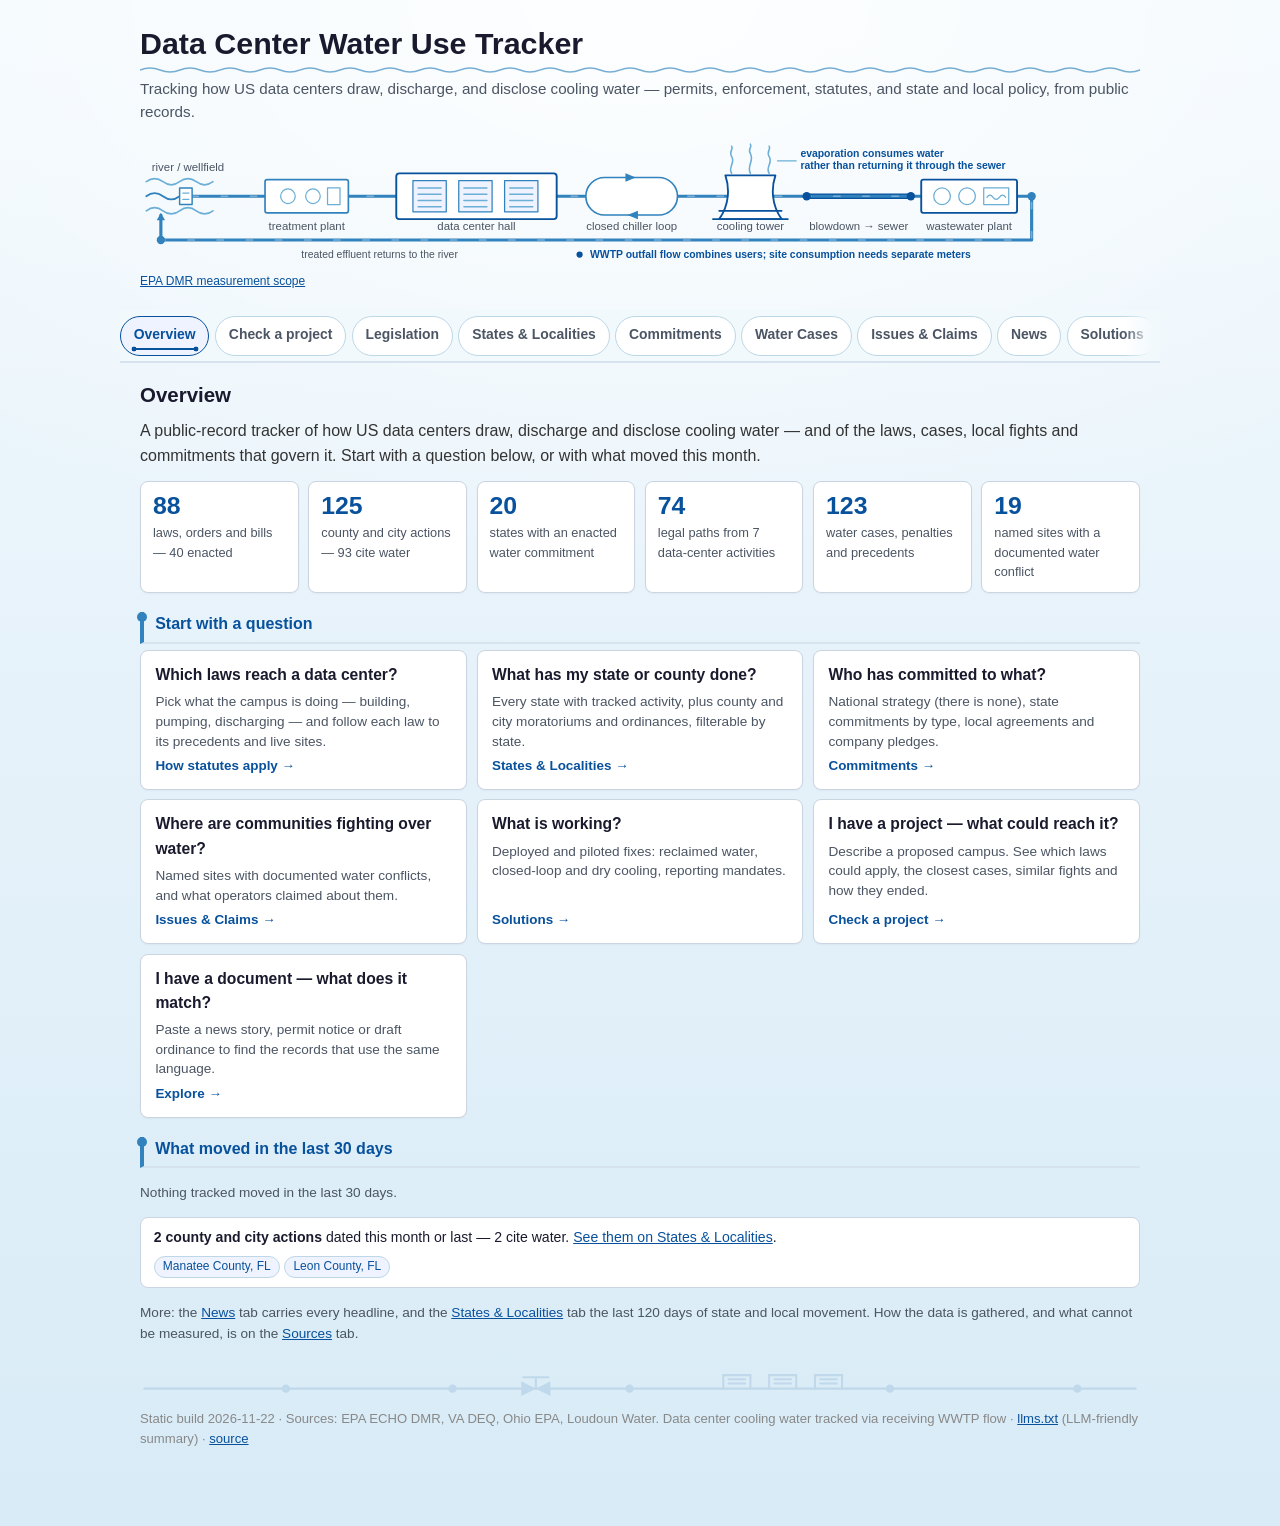
<file: pages/index.html>
<!doctype html>
<html lang="en">
<head>
<meta charset="utf-8">
<meta name="viewport" content="width=device-width, initial-scale=1">
<title>Data Center Water Use Tracker</title>
<meta name="description" content="Tracking how US data centers draw, discharge, and disclose cooling water — permits, enforcement, statutes, and state and local policy, from public records.">
<link rel="alternate" type="text/plain" href="llms.txt" title="LLM-friendly summary">
<style>
/* --- Defensive rendering hardening ---
   Some Streamlit versions dim content during script reruns by setting
   data-stale="true" with low opacity, which makes text look ghostly while
   the page rebuilds. Keep content fully opaque so it stays readable. Also
   force text colors and link colors so they survive any theme override
   (Streamlit Cloud, system dark-mode auto-detection, etc.). */
[data-stale="true"],
.element-container[data-stale="true"],
[data-testid="stElementContainer"][data-stale="true"],
.stApp [data-stale="true"] {
    opacity: 1 !important;
    filter: none !important;
    pointer-events: auto !important;
}
.stApp {
    color: #1a1a2e;
}
.stApp h1, .stApp h2, .stApp h3, .stApp h4, .stApp h5, .stApp h6 {
    color: #1a1a2e !important;
}
.stApp p, .stApp li, .stApp [data-testid="stMarkdownContainer"] {
    color: #1a1a2e;
}
.stApp a {
    color: #08519c;
}
/* Belt-and-suspenders: even if a theme override hits the text, this keeps
   the bill/CWA card content readable. */
.bill-card,
.bill-card * {
    color: #1a1a2e;
}
.bill-card a,
.bill-card .bill-card-details > summary {
    color: #08519c !important;
}

/* --- Water aesthetic: page surface + wave/ripple texture + wave underline --- */
/* Three layers, back to front: (1) a soft radial highlight top-center, like
   light on a water surface; (2) a top-to-bottom depth wash from pale surface
   blue to a deeper aqua; (3) a 240x120 tile of three staggered ripple lines
   + scattered bubbles at ~6-8% opacity, replacing the old pipe/fitting
   schematic with a texture that reads as open water rather than plumbing.
   The ripple period (40px) evenly divides both tile dimensions so it tiles
   seamlessly in both axes. Kept in sync with the `body` rule in
   build_site.py's CSS block — the static site has no .stApp wrapper, so it
   carries its own copy of the same three layers (DESIGN.md §1). */
[data-testid="stAppViewContainer"] > .main,
.stApp {
    background-color: #eaf4fb;
    background-image:
      radial-gradient(120% 60% at 50% 0%, rgba(255,255,255,0.85) 0%, rgba(255,255,255,0) 65%),
      linear-gradient(180deg, #f2f9fd 0%, #e6f2fa 45%, #d8ebf6 100%),
      url("data:image/svg+xml;utf8,<svg xmlns='http://www.w3.org/2000/svg' viewBox='0 0 240 120'><g fill='none' stroke-linecap='round'><path d='M0 20 Q 10 15,20 20 T 40 20 T 60 20 T 80 20 T 100 20 T 120 20 T 140 20 T 160 20 T 180 20 T 200 20 T 220 20 T 240 20' stroke='%2308519c' stroke-opacity='0.07' stroke-width='1.6'/><path d='M-20 60 Q -10 53,0 60 T 20 60 T 40 60 T 60 60 T 80 60 T 100 60 T 120 60 T 140 60 T 160 60 T 180 60 T 200 60 T 220 60 T 240 60 T 260 60' stroke='%233182bd' stroke-opacity='0.08' stroke-width='2'/><path d='M0 100 Q 10 93,20 100 T 40 100 T 60 100 T 80 100 T 100 100 T 120 100 T 140 100 T 160 100 T 180 100 T 200 100 T 220 100 T 240 100' stroke='%2308519c' stroke-opacity='0.06' stroke-width='1.4'/></g><g fill='%233182bd' fill-opacity='0.06'><circle cx='34' cy='42' r='2'/><circle cx='142' cy='12' r='1.6'/><circle cx='202' cy='84' r='2.4'/><circle cx='72' cy='104' r='1.8'/><circle cx='182' cy='50' r='1.4'/><circle cx='10' cy='90' r='1.5'/></g></svg>");
    background-repeat: no-repeat, no-repeat, repeat;
    background-position: center top, center top, left top;
    background-attachment: scroll, scroll, scroll;
}
/* Wave underline beneath h1 — double-amplitude sinusoid for more presence. */
.stApp h1 {
    padding-bottom: 0.4rem;
    background-image: url("data:image/svg+xml;utf8,<svg xmlns='http://www.w3.org/2000/svg' viewBox='0 0 80 8' preserveAspectRatio='none'><path d='M0 4 Q 10 0, 20 4 T 40 4 T 60 4 T 80 4' fill='none' stroke='%233182bd' stroke-width='1.5' stroke-opacity='0.65'/></svg>");
    background-repeat: repeat-x;
    background-position: left bottom;
    background-size: 80px 8px;
}
/* Pipe-style horizontal rules: water flowing left to right, fading out. */
.stApp hr {
    border: none;
    height: 2px;
    background: linear-gradient(90deg, #08519c 0%, #3182bd 25%, #6baed6 60%, transparent 100%);
    margin: 1rem 0;
    border-radius: 1px;
}

/* --- Header water-loop schematic (dashboard._build_water_loop_svg) --- */
/* One definition for both surfaces: the Streamlit app injects this file and
   build_site.py inlines it into the static page. The diagram stops being
   readable much below 900px of drawing width — its labels are 11 units in a
   960-unit box — so it holds that width and the container scrolls, rather than
   shrinking the type to nothing on a phone. */
.schematic {
    overflow-x: auto;
    margin: 0.25rem 0 1rem;
}
.schematic svg {
    display: block;
    width: 100%;
    min-width: 900px;
    height: auto;
}
.water-route { display: none; }
.schematic-source { margin: .2rem 0; font-size: .75rem; color: #4b5563; }
.schematic-source a { color: #08519c; }
@media (max-width: 900px) {
    .schematic .water-route-full { display: none; }
    .water-route { display: grid; grid-template-columns: 1fr auto 1fr; gap: .35rem;
        align-items: center; border-left: 3px solid #3182bd; padding: .3rem .6rem;
        font-size: .82rem; color: #08519c; }
    .water-route-return, .water-route small { grid-column: 1 / -1; }
    .water-route small { color: #4b5563; }
}

/* --- Base: tighten default Streamlit padding --- */
.stMainBlockContainer {
    padding-top: 1rem;
}

/* --- MOBILE: < 768px --- */
@media (max-width: 767px) {
    /* Hide sidebar entirely on mobile */
    section[data-testid="stSidebar"],
    button[data-testid="stSidebarCollapseButton"] {
        display: none !important;
    }

    .stMainBlockContainer {
        padding-left: 0.5rem;
        padding-right: 0.5rem;
        padding-top: 0.5rem;
    }

    [data-testid="stMetric"] {
        padding: 0.4rem 0;
    }
    [data-testid="stMetric"] label {
        font-size: 0.75rem;
    }
    [data-testid="stMetric"] [data-testid="stMetricValue"] {
        font-size: 1.5rem;
    }

    h1 {
        font-size: 1.3rem !important;
    }

    hr {
        margin: 0.5rem 0;
    }

    .stDataFrame {
        overflow-x: auto;
    }

    /* Touch-friendly buttons and controls */
    button, .stButton > button, .stDownloadButton > button {
        min-height: 44px;
        min-width: 44px;
    }

    /* Popover filter button: full width on mobile */
    [data-testid="stPopover"] > button {
        width: 100%;
    }

    /* Context cards: tighter padding */
    .context-card {
        padding: 0.75rem !important;
        font-size: 0.9rem;
    }

    /* Expanders: larger tap target */
    [data-testid="stExpander"] summary {
        min-height: 44px;
        display: flex;
        align-items: center;
    }
}

/* --- TABLET: 768px - 1024px --- */
@media (min-width: 768px) and (max-width: 1024px) {
    .stMainBlockContainer {
        padding-left: 1rem;
        padding-right: 1rem;
    }

    [data-testid="stMetric"] label {
        font-size: 0.85rem;
    }
    [data-testid="stMetric"] [data-testid="stMetricValue"] {
        font-size: 1.8rem;
    }
}

/* --- Context card styling --- */
.context-card {
    background: #f8f9fa;
    border-left: 4px solid #08519c;
    padding: 1rem;
    border-radius: 0 0.5rem 0.5rem 0;
    margin-bottom: 0.75rem;
}
.context-card h4 {
    margin: 0 0 0.5rem 0;
    color: #08519c;
}
.context-card .big-number {
    font-size: 1.8rem;
    font-weight: 700;
    color: #1a1a2e;
    line-height: 1.2;
}
.context-card .comparison {
    color: #555;
    font-size: 0.95rem;
    margin-top: 0.25rem;
}
.context-card .source-note {
    color: #888;
    font-size: 0.8rem;
    margin-top: 0.5rem;
}

/* --- Explainer card styling --- */
.explainer-card {
    background: #fffbf0;
    border: 1px solid #e8d5a3;
    padding: 1.25rem;
    border-radius: 0.5rem;
    margin-bottom: 0.75rem;
}
.explainer-card h4 {
    margin: 0 0 0.75rem 0;
    color: #6b4c00;
}
.range-bar {
    background: linear-gradient(90deg, #bdd7e7 0%, #08519c 100%);
    height: 12px;
    border-radius: 6px;
    position: relative;
    margin: 1rem 0;
}
.range-label {
    display: flex;
    justify-content: space-between;
    font-size: 0.8rem;
    color: #555;
}
/* --- Timeline styling --- */
.timeline-event {
    display: flex;
    gap: 1rem;
    padding: 0.75rem 0;
    border-bottom: 1px solid #eee;
}
.timeline-date {
    min-width: 3rem;
    font-weight: 700;
    color: #08519c;
    font-size: 0.9rem;
}
.timeline-body {
    flex: 1;
}
.timeline-badge {
    display: inline-block;
    color: white;
    font-size: 0.7rem;
    font-weight: 600;
    padding: 0.1rem 0.4rem;
    border-radius: 3px;
    margin-right: 0.3rem;
    text-transform: uppercase;
}
.timeline-detail {
    color: #555;
    font-size: 0.9rem;
}
/* --- Bill card (single-emit, native <details>) styling --- */
/* Explicit colors throughout so cards remain readable during any Streamlit
   stale-content overlay or theme variation. Box-shadow gives visual
   separation even if the border color fails to render. */
.bill-card {
    border: 1px solid #cbd5e1;
    border-radius: 0.5rem;
    padding: 1rem;
    margin-bottom: 0.75rem;
    background: #ffffff;
    color: #1a1a2e;
    box-shadow: 0 1px 2px rgba(15, 23, 42, 0.04), 0 1px 3px rgba(15, 23, 42, 0.06);
}
.bill-card-head {
    display: flex;
    justify-content: space-between;
    align-items: center;
    gap: 0.5rem;
    flex-wrap: wrap;
    margin-bottom: 0.35rem;
}
.bill-card-id {
    font-weight: 700;
    font-size: 1.05rem;
    color: #1a1a2e;
}
.bill-card-pill {
    color: #ffffff;
    padding: 0.15rem 0.7rem;
    border-radius: 999px;
    font-size: 0.78rem;
    font-weight: 600;
    letter-spacing: 0.02em;
    white-space: nowrap;
}
.bill-card-summary {
    margin: 0 0 0.4rem 0;
    line-height: 1.5;
    color: #1a1a2e;
}
.bill-card-meta {
    color: #4b5563;
    font-size: 0.85rem;
    margin-bottom: 0.4rem;
}
.bill-card-meta a {
    color: #08519c;
    text-decoration: none;
}
.bill-card-meta a:hover {
    text-decoration: underline;
}
.bill-card-details {
    margin-top: 0.5rem;
    border-top: 1px dashed #e5e7eb;
    padding-top: 0.4rem;
}
.bill-card-details > summary {
    cursor: pointer;
    color: #08519c;
    font-weight: 600;
    font-size: 0.88rem;
    padding: 0.35rem 0;
    list-style: none;
}
.bill-card-details > summary::marker,
.bill-card-details > summary::-webkit-details-marker {
    display: none;
}
.bill-card-details > summary::before {
    content: "▸ ";
    display: inline-block;
    transition: transform 0.15s ease;
    margin-right: 0.25rem;
}
.bill-card-details[open] > summary::before {
    transform: rotate(90deg);
}
.bill-sentiment {
    margin: 0.2rem 0 0.6rem 0;
    line-height: 1.55;
    color: #1f2937;
}
/* --- Bill detail (expander contents) styling --- */
.bill-section-label {
    text-transform: uppercase;
    letter-spacing: 0.06em;
    font-size: 0.72rem;
    font-weight: 700;
    color: #08519c;
    margin: 0.5rem 0 0.35rem 0;
}
.bill-mini-event {
    display: flex;
    gap: 0.75rem;
    padding: 0.3rem 0;
    border-bottom: 1px dashed #eef2f7;
    font-size: 0.85rem;
}
.bill-mini-event:last-child {
    border-bottom: none;
}
.bill-mini-date {
    min-width: 5.5rem;
    color: #08519c;
    font-weight: 600;
    font-variant-numeric: tabular-nums;
}
.bill-mini-body {
    flex: 1;
    color: #1a1a2e;
}
.bill-mini-detail {
    color: #555;
}
.bill-news-item {
    padding: 0.4rem 0;
    border-bottom: 1px dashed #eef2f7;
    font-size: 0.88rem;
}
.bill-news-item:last-child {
    border-bottom: none;
}
.bill-news-meta {
    color: #666;
    font-size: 0.78rem;
}
.bill-news-takeaway {
    color: #333;
    margin-top: 0.15rem;
}
.bill-principle-chip {
    display: inline-block;
    background: #eff3ff;
    color: #08519c;
    border: 1px solid #bdd7e7;
    padding: 0.1rem 0.55rem;
    border-radius: 999px;
    font-size: 0.75rem;
    font-weight: 600;
    margin-right: 0.4rem;
}
.bill-principle-row {
    padding: 0.25rem 0;
    font-size: 0.85rem;
    color: #333;
}
/* --- Legislation extras (scope pills + cross-bill principles panel) --- */
.bill-scope-pill {
    background: #e0f2fe;
    color: #075985;
    border: 1px solid #7dd3fc;
    border-radius: 999px;
    padding: 0.1rem 0.6rem;
    font-size: 0.75rem;
    font-weight: 600;
}
.principles-panel {
    border: 1px solid #cbd5e1;
    border-radius: 0.5rem;
    background: #fff;
    padding: 0.9rem 1.1rem;
    margin: 0.5rem 0 1rem;
    box-shadow: 0 1px 3px rgba(15, 23, 42, 0.06);
}
.principles-panel-title {
    font-weight: 700;
    font-size: 1.05rem;
    color: #1a1a2e;
    margin-bottom: 0.15rem;
}
.principles-panel-sub {
    color: #4b5563;
    font-size: 0.85rem;
    margin: 0 0 0.5rem;
}
.principle-sum-row {
    display: flex;
    flex-wrap: wrap;
    gap: 0.25rem 0.5rem;
    align-items: baseline;
    padding: 0.3rem 0;
    border-top: 1px solid #f1f5f9;
    font-size: 0.88rem;
}
.principle-sum-count {
    font-weight: 700;
    color: #08519c;
    white-space: nowrap;
}
.principle-sum-desc {
    color: #1a1a2e;
}
.principle-sum-examples {
    color: #4b5563;
    font-size: 0.82rem;
}
.principle-sum-examples a {
    color: #08519c;
}
/* --- CWA case card variant (reuses .bill-card base) --- */
.cwa-year {
    color: #4b5563;
    font-weight: 400;
    font-size: 0.95rem;
}
.cwa-class-row {
    display: flex;
    flex-wrap: wrap;
    gap: 0.4rem;
    align-items: center;
    margin: 0.15rem 0 0.45rem;
}
.cwa-type-pill {
    background: #eff3ff;
    color: #08519c;
    border: 1px solid #bdd7e7;
    border-radius: 999px;
    padding: 0.1rem 0.6rem;
    font-size: 0.75rem;
    font-weight: 600;
}
.cwa-status-pill {
    border-radius: 999px;
    padding: 0.1rem 0.6rem;
    font-size: 0.75rem;
    font-weight: 700;
    color: #fff;
}

/* Claim lifecycle row — shared by the static site and the Streamlit card via
   dashboard._build_claim_lifecycle_html. These lived only in build_site.py's
   CSS block, so Streamlit rendered the chips as bare text: sharing the markup
   without the styles is only half a shared component. */
.claim-chips {
    display: flex;
    flex-wrap: wrap;
    gap: 0.35rem;
    align-items: center;
    margin: 0.3rem 0 0.45rem;
}
.claim-type-pill {
    background: transparent;
    border: 1px solid #6b7280;
    color: #4b5563;
    border-radius: 999px;
    padding: 0.05rem 0.55rem;
    font-size: 0.72rem;
    font-weight: 600;
}
/* Non-clickable variants for surfaces without a cross-tab fragment handler
   (Streamlit). Same information, deliberately NOT styled as a link: keeping
   the link colour and hover underline on a hrefless span advertises a click
   that does nothing, which is the dead affordance these exist to avoid. */
.claim-site-ref {
    font-size: 0.78rem;
    color: #4b5563;
}
.claim-challenge-ref {
    background: #fdeaec;
    border: 1px solid #c41e3a;
    color: #c41e3a;
    border-radius: 999px;
    padding: 0.05rem 0.55rem;
    font-size: 0.72rem;
    font-weight: 700;
}
.claim-challenge-pill {
    background: #fdeaec;
    border: 1px solid #c41e3a;
    color: #c41e3a;
    border-radius: 999px;
    padding: 0.05rem 0.55rem;
    font-size: 0.72rem;
    font-weight: 700;
    text-decoration: none;
}
a.claim-site-link {
    font-size: 0.78rem;
    color: #08519c;
    text-decoration: none;
}
a.claim-site-link:hover { text-decoration: underline; }

/* Outline chips for classification tags. Filled pills are reserved for
   status, so a type tag must not read as one — hence transparent ground and
   a coloured rule. .instrument-pill takes its colour inline from
   INSTRUMENT_TYPE_COLORS; .issue-pill is neutral because the issue taxonomy
   has 11 values and colouring them all would be decoration, not information. */
.instrument-pill {
    background: transparent;
    border: 1px solid currentColor;
    border-radius: 999px;
    padding: 0.1rem 0.6rem;
    font-size: 0.75rem;
    font-weight: 700;
    letter-spacing: 0.01em;
}
.issue-pill {
    background: transparent;
    color: #4b5563;
    border: 1px dashed #9ca3af;
    border-radius: 999px;
    padding: 0.1rem 0.6rem;
    font-size: 0.72rem;
    font-weight: 600;
    cursor: help;
}
.cwa-instrument {
    font-size: 0.8rem;
    color: #374151;
    font-weight: 600;
}
.cwa-pathway {
    background: #fffbeb;
    border-left: 3px solid #b45309;
    padding: 0.5rem 0.75rem;
    margin: 0.2rem 0 0.6rem 0;
    color: #1a1a2e;
    line-height: 1.5;
    border-radius: 0 0.25rem 0.25rem 0;
}
/* Derived "what happened in comparable matters" line. Deliberately quiet —
   it is context, not a finding about this site. */
.conflict-outcome-note {
    background: #f2f9fd;
    border-left: 3px solid #6baed6;
    padding: 0.5rem 0.75rem;
    margin: 0.4rem 0 0.6rem;
    font-size: 0.86rem;
    line-height: 1.5;
    border-radius: 0 0.25rem 0.25rem 0;
}
/* Site x doctrine-family matrix cells. */
.doctrine-matrix td { text-align: center; }
.doctrine-matrix .dm-hit { background: #eff3ff; color: #08519c; font-weight: 700; }
.doctrine-matrix .dm-neg { color: #9ca3af; font-weight: 700; }
.doctrine-matrix .dm-site { text-align: left; font-weight: 600; white-space: normal; }

/* A doctrine that does NOT reach a site. Neutral grey rather than the amber
   of a live pathway: the information is valuable but must not read as
   exposure. */
.cwa-pathway-negative {
    background: #f6f7f8;
    border-left: 3px solid #9ca3af;
    color: #4b5563;
}
.cwa-analogs {
    margin-top: 0.35rem;
    font-size: 0.85rem;
}
.cwa-analogs a {
    color: #08519c;
}
/* Water-authorities toolkit (statute-grouped reading cards) */
/* Jump-nav: one pill per statute above the accordion, so a specific act is
   one click away instead of a scroll past every earlier one (2026-07-07). */
.statute-jumpnav {
    display: flex;
    flex-wrap: wrap;
    gap: 0.4rem;
    margin: 0.7rem 0 1rem;
}
.statute-jump {
    color: #fff;
    border-radius: 999px;
    padding: 0.3rem 0.8rem;
    font-size: 0.85rem;
    font-weight: 600;
    text-decoration: none;
    min-height: 32px;
    display: inline-flex;
    align-items: center;
}
.statute-jump:hover {
    filter: brightness(0.92);
}
.statute-jump-count {
    font-weight: 400;
    opacity: 0.85;
    margin-left: 0.2rem;
}
/* Each statute is a collapsed-by-default accordion; the jump-nav pills open
   the matching one via onclick before the browser scrolls to its anchor. */
.statute-group {
    margin: 0 0 0.5rem;
}
.statute-group > summary.statute-head {
    cursor: pointer;
    list-style: none;
}
.statute-group > summary.statute-head::marker,
.statute-group > summary.statute-head::-webkit-details-marker {
    display: none;
}
.statute-group > summary.statute-head::before {
    content: "▸";
    display: inline-block;
    color: #4b5563;
    font-size: 0.85rem;
    transition: transform 0.15s ease;
}
.statute-group[open] > summary.statute-head::before {
    transform: rotate(90deg);
}
.statute-head {
    display: flex;
    align-items: center;
    gap: 0.5rem;
    font-size: 1.05rem;
    color: #1a1a2e;
    margin: 1.2rem 0 0.1rem;
    min-height: 44px;
}
.statute-count {
    color: #4b5563;
    font-weight: 400;
    font-size: 0.9rem;
}
.statute-meta {
    font-size: 0.85rem;
    color: #4b5563;
    margin: 0 0 0.5rem;
}
.statute-meta a {
    color: #08519c;
}
/* Conflict-site cards: one block per applicable statutory reading */
.conflict-reading {
    margin: 0.35rem 0 0.55rem;
}
.conflict-reading > strong a {
    color: #08519c;
}
.cwa-section-line {
    color: #08519c;
    font-weight: 600;
    font-size: 0.85rem;
    margin-bottom: 0.5rem;
    font-style: italic;
}
.cwa-takeaway {
    background: #f0fdf4;
    border-left: 3px solid #2e8b57;
    padding: 0.5rem 0.75rem;
    margin: 0.2rem 0 0.6rem 0;
    color: #1a1a2e;
    line-height: 1.5;
    border-radius: 0 0.25rem 0.25rem 0;
}
.cwa-sources {
    font-size: 0.82rem;
    color: #4b5563;
    line-height: 1.6;
}
.cwa-sources a {
    color: #08519c;
}
.cwa-source-type {
    color: #6b7280;
    font-size: 0.75rem;
}
/* --- Prioritized CWA-application theories table --- */
.theory-note {
    font-size: 0.85rem;
    color: #333;
    margin: 0.2rem 0 0.6rem 0;
}
.table-wrap {
    overflow-x: auto;
}
.theory-table {
    width: 100%;
    border-collapse: collapse;
    font-size: 0.86rem;
    background: #fff;
}
.theory-table th,
.theory-table td {
    border: 1px solid #e5e7eb;
    padding: 0.4rem 0.55rem;
    text-align: left;
    vertical-align: top;
}
.theory-table thead th {
    background: #eff3ff;
    color: #08519c;
}
.theory-rank {
    font-weight: 700;
    text-align: center;
    color: #08519c;
}
.theory-hook {
    color: #4b5563;
    font-size: 0.8rem;
    margin-top: 0.15rem;
}
.theory-analog {
    color: #4b5563;
    font-size: 0.8rem;
    margin-top: 0.25rem;
    font-style: italic;
}
.theory-score {
    text-align: center;
    font-weight: 700;
}
.theory-s5 { background: #08519c; color: #fff; }
.theory-s4 { background: #3182bd; color: #fff; }
.theory-s3 { background: #9ecae1; }
.theory-s2 { background: #deebf7; }
.theory-s1 { background: #f7fbff; }
/* --- Legislation themes grid --- */
.theme-grid {
    display: grid;
    grid-template-columns: repeat(3, 1fr);
    gap: .75rem;
    margin: .8rem 0 1rem;
}
.theme-card {
    background: #fff;
    border: 1px solid #e2e8f0;
    border-radius: .5rem;
    padding: .8rem 1rem;
}
.theme-card-count {
    font-size: 2.1rem;
    font-weight: 700;
    line-height: 1.1;
}
.theme-card-label {
    font-weight: 700;
    font-size: .92rem;
    margin: .15rem 0;
}
.theme-card-desc {
    font-size: .83rem;
    color: #555;
    margin: .2rem 0 .3rem;
}
.theme-card-examples {
    font-size: .78rem;
    color: #999;
}
/* --- Solution cards (Solutions tab) --- */
.solution-card {
    border: 1px solid #d6e4f0;
    border-radius: 0.5rem;
    padding: 0.9rem 1.1rem;
    margin-bottom: 0.75rem;
    background: #fff;
    box-shadow: 0 1px 2px rgba(15, 23, 42, 0.04);
}
.solution-badge {
    display: inline-block;
    border-radius: 999px;
    padding: 0.15rem 0.65rem;
    font-size: 0.78rem;
    font-weight: 700;
    letter-spacing: 0.02em;
    margin-bottom: 0.45rem;
}
.solution-title {
    font-weight: 700;
    font-size: 1rem;
    color: #1a1a2e;
    margin-bottom: 0.3rem;
}
.solution-actor {
    font-size: 0.82rem;
    color: #4b5563;
    margin-bottom: 0.5rem;
}
.solution-actor a { color: #08519c; }
.solution-desc {
    font-size: 0.9rem;
    color: #1a1a2e;
    line-height: 1.5;
    margin-bottom: 0.4rem;
}
.solution-example {
    background: #eff3ff;
    border-left: 3px solid #3182bd;
    padding: 0.4rem 0.65rem;
    border-radius: 0 0.25rem 0.25rem 0;
    font-size: 0.85rem;
    color: #1a1a2e;
    margin-bottom: 0.4rem;
    line-height: 1.45;
}
.solution-crossref {
    font-size: 0.82rem;
    color: #08519c;
    margin-top: 0.2rem;
}
.solution-cat-header {
    font-size: 1rem;
    font-weight: 700;
    color: #08519c;
    border-left: 4px solid #3182bd;
    padding-left: 0.7rem;
    margin: 1.2rem 0 0.3rem;
}
/* A pipe fitting capping the top of that border — the joint the schematic and
   the page texture both draw. Scoped to h3/h4 because the static site also
   hangs this class on a <details> summary span with the border removed, where
   a fitting would cap nothing. */
h3.solution-cat-header,
h4.solution-cat-header {
    position: relative;
}
h3.solution-cat-header::before,
h4.solution-cat-header::before {
    content: "";
    position: absolute;
    left: -7px;
    top: 0;
    width: 10px;
    height: 10px;
    border-radius: 50%;
    background: #3182bd;
}
.solution-cat-desc {
    font-size: 0.88rem;
    color: #4b5563;
    margin: 0 0 0.75rem 0.1rem;
}

/* --- States & Localities tab (dashboard._build_whats_new_html,
   _build_state_rollup_html, _build_local_actions_table_html) ---------------
   Shared by both surfaces from here, so the Streamlit app and the static
   page render one definition. Colour comes from the status pills inside
   these blocks; the containers themselves stay monochrome. */
.whatsnew {
    margin: 0.2rem 0 1rem;
}
.whatsnew-row {
    display: grid;
    grid-template-columns: 88px 1fr;
    gap: 0.6rem;
    padding: 0.5rem 0;
    border-bottom: 1px solid #e5e7eb;
}
.whatsnew-row:last-child {
    border-bottom: none;
}
.whatsnew-date {
    font-size: 0.8rem;
    font-weight: 600;
    color: #4b5563;
    font-variant-numeric: tabular-nums;
}
.whatsnew-place {
    font-size: 0.82rem;
    color: #4b5563;
}
.whatsnew-name {
    font-weight: 700;
    font-size: 0.9rem;
    color: #1a1a2e;
    margin-right: 0.35rem;
}
.whatsnew-name a {
    color: #08519c;
    text-decoration: none;
}
.whatsnew-detail {
    font-size: 0.85rem;
    color: #1a1a2e;
    line-height: 1.45;
    margin-top: 0.15rem;
}
.state-grid {
    display: grid;
    grid-template-columns: repeat(auto-fill, minmax(240px, 1fr));
    gap: 0.6rem;
    margin: 0.4rem 0 1rem;
}
.state-card {
    border: 1px solid #cbd5e1;
    border-radius: 0.5rem;
    padding: 0.6rem 0.75rem;
    background: #fff;
    box-shadow: 0 1px 2px rgba(15, 23, 42, 0.04);
}
.state-card-head {
    display: flex;
    justify-content: space-between;
    align-items: baseline;
    gap: 0.4rem;
}
.state-card-name {
    font-weight: 700;
    font-size: 0.98rem;
    color: #1a1a2e;
}
.state-card-date {
    font-size: 0.76rem;
    color: #4b5563;
    font-variant-numeric: tabular-nums;
}
.state-counts {
    display: flex;
    flex-wrap: wrap;
    gap: 0.5rem;
    margin: 0.35rem 0 0.3rem;
}
.state-count {
    font-size: 0.8rem;
    color: #4b5563;
}
.state-chips {
    margin-bottom: 0.3rem;
}
.state-links {
    font-size: 0.8rem;
    color: #4b5563;
}
.state-links a {
    color: #08519c;
    text-decoration: none;
}
.la-place .la-state {
    display: inline-block;
    margin-left: 0.35rem;
    font-size: 0.74rem;
    font-weight: 700;
    color: #4b5563;
}
.la-date {
    white-space: nowrap;
    font-variant-numeric: tabular-nums;
}
.la-angle {
    min-width: 16rem;
}
.la-more > summary {
    cursor: pointer;
    color: #08519c;
    font-size: 0.8rem;
    margin-top: 0.25rem;
}
.la-more > span {
    display: block;
    margin-top: 0.25rem;
    color: #1a1a2e;
}
.filter-select {
    font-size: 0.8rem;
    padding: 0.15rem 0.4rem;
    border: 1px solid #bdd7e7;
    border-radius: 0.35rem;
    background: #fff;
    color: #1a1a2e;
}

/* Statute paths — "How statutes apply" (shared by the static Water Cases tab
   and the Streamlit app via dashboard._build_statute_paths_html). Each row is
   drawn as a pipe run: the steps after the law hang off a 2px line with a
   fitting dot where the flow enters — the header schematic's idiom, used here
   because the row IS a flow: a fact pattern moving through the law to the
   places it has landed. Amber marks a limit (a reading that says where a
   theory fails), matching the warning semantics of DESIGN.md §8. */
.statute-paths {
    margin: 0.4rem 0 1rem;
}
.paths-lead {
    font-size: 0.92rem;
    color: #1a1a2e;
    margin: 0 0 0.6rem;
}
.paths-jumpnav {
    display: flex;
    flex-wrap: wrap;
    gap: 0.4rem;
    margin: 0.4rem 0 0.8rem;
}
.paths-jump {
    display: inline-flex;
    align-items: center;
    gap: 0.35rem;
    min-height: 32px;
    padding: 0.2rem 0.75rem;
    border: 1px solid #bdd7e7;
    border-radius: 999px;
    background: #fff;
    color: #08519c;
    font-size: 0.84rem;
    font-weight: 600;
    text-decoration: none;
}
.paths-jump:hover {
    background: #eff3ff;
    border-color: #08519c;
}
.paths-jump-count {
    font-weight: 400;
    color: #4b5563;
    font-size: 0.78rem;
}
.path-group {
    border: 1px solid #cbd5e1;
    border-radius: 0.5rem;
    background: #fff;
    margin: 0 0 0.6rem;
    box-shadow: 0 1px 2px rgba(15, 23, 42, 0.04);
}
.path-group > summary {
    cursor: pointer;
    list-style: none;
    display: flex;
    flex-wrap: wrap;
    align-items: baseline;
    gap: 0.2rem 0.6rem;
    min-height: 44px;
    padding: 0.6rem 0.9rem;
}
.path-group > summary::-webkit-details-marker {
    display: none;
}
.path-group > summary::before {
    content: "\25B8";
    color: #4b5563;
    font-size: 0.85rem;
}
.path-group[open] > summary::before {
    content: "\25BE";
}
.path-group > summary:hover {
    background: #f5f9ff;
}
.path-group-name {
    font-weight: 700;
    color: #08519c;
    font-size: 1rem;
}
.path-group-count {
    color: #4b5563;
    font-size: 0.84rem;
}
.path-group-desc {
    margin: 0 0.9rem 0.4rem;
    font-size: 0.86rem;
    color: #4b5563;
}
.path-row {
    display: grid;
    grid-template-columns: minmax(0, 1.05fr) minmax(0, 1.2fr) minmax(0, 1fr) minmax(0, 1fr);
    gap: 0.5rem 1rem;
    padding: 0.75rem 0.9rem 0.6rem;
    border-top: 1px solid #eef2f7;
}
.path-step {
    position: relative;
    min-width: 0;
    font-size: 0.86rem;
    line-height: 1.45;
    color: #1a1a2e;
    overflow-wrap: anywhere;
}
.path-step p {
    margin: 0.15rem 0 0;
}
.path-when,
.path-precedent,
.path-live {
    border-top: 2px solid #bdd7e7;
    padding-top: 0.45rem;
}
.path-when::before,
.path-precedent::before,
.path-live::before {
    content: "";
    position: absolute;
    top: -6px;
    left: 0;
    width: 10px;
    height: 10px;
    border-radius: 50%;
    background: #3182bd;
}
.path-row.is-limit .path-when,
.path-row.is-limit .path-precedent,
.path-row.is-limit .path-live {
    border-top-color: #fde68a;
}
.path-row.is-limit .path-when::before,
.path-row.is-limit .path-precedent::before,
.path-row.is-limit .path-live::before {
    background: #d4a017;
}
.path-reading {
    font-weight: 700;
    margin: 0.3rem 0 0.1rem;
}
.path-reading a,
.path-list a {
    color: #08519c;
    text-decoration: none;
}
.path-reading a:hover,
.path-list a:hover {
    text-decoration: underline;
}
.path-section {
    font-size: 0.78rem;
    color: #4b5563;
}
.path-k {
    display: block;
    font-size: 0.7rem;
    font-weight: 700;
    letter-spacing: 0.04em;
    text-transform: uppercase;
    color: #4b5563;
}
.path-list {
    list-style: none;
    margin: 0.2rem 0 0;
    padding: 0;
}
.path-list li {
    margin: 0 0 0.3rem;
}
.path-list a {
    font-weight: 600;
}
.path-sub {
    display: block;
    font-size: 0.76rem;
    color: #4b5563;
}
.path-more {
    font-size: 0.76rem;
    color: #4b5563;
}
.path-none {
    color: #6b7280;
    font-style: italic;
}
.path-ruled-out {
    font-size: 0.8rem;
    color: #4b5563;
}
.path-ruled-out .path-k {
    display: inline;
}
.path-ruled-out a {
    color: #4b5563;
}
.path-limit {
    display: inline-block;
    margin-left: 0.35rem;
    padding: 0.02rem 0.5rem;
    font-size: 0.72rem;
    font-weight: 700;
    color: #b45309;
    background: #fffbeb;
    border: 1px solid #fde68a;
    border-radius: 999px;
    vertical-align: middle;
}
.reading-trigger {
    background: #eff3ff;
    border-left: 3px solid #3182bd;
    border-radius: 0 0.4rem 0.4rem 0;
    padding: 0.5rem 0.75rem;
    margin: 0.4rem 0 0.6rem;
    font-size: 0.86rem;
    color: #1a1a2e;
}
.reading-activities {
    margin-top: 0.25rem;
    font-size: 0.8rem;
    color: #4b5563;
}
.reading-activities a {
    color: #08519c;
}
/* Phones: the four steps stack, and the pipe turns vertical — one line down
   the left edge with a fitting where each step joins it. */
@media (max-width: 760px) {
    .path-row {
        grid-template-columns: minmax(0, 1fr);
        gap: 0;
        padding: 0.7rem 0.8rem 0.5rem;
    }
    .path-law {
        padding-bottom: 0.45rem;
    }
    .path-when,
    .path-precedent,
    .path-live {
        border-top: 0;
        border-left: 2px solid #bdd7e7;
        margin-left: 4px;
        padding: 0.1rem 0 0.55rem 0.8rem;
    }
    .path-row.is-limit .path-when,
    .path-row.is-limit .path-precedent,
    .path-row.is-limit .path-live {
        border-left-color: #fde68a;
    }
    .path-when::before,
    .path-precedent::before,
    .path-live::before {
        top: 0.3rem;
        left: -6px;
    }
}

/* Water commitments — the Commitments tab (shared: static page + Streamlit via
   dashboard._build_commitments_html). Cards follow the DESIGN.md §7 card
   system; the finding is a §10 warning callout, because "no national
   strategy" is a policy gap, not a status. */
.commitments {
    margin: 0.2rem 0 0.6rem;
}
.commit-metrics {
    display: grid;
    grid-template-columns: repeat(auto-fit, minmax(180px, 1fr));
    gap: 0.6rem;
    margin: 0.4rem 0 0.8rem;
}
.commit-metric {
    border: 1px solid #cbd5e1;
    border-radius: 0.5rem;
    background: #fff;
    padding: 0.6rem 0.8rem;
}
.commit-metric-n {
    display: block;
    font-size: 1.5rem;
    font-weight: 700;
    color: #08519c;
    line-height: 1.2;
}
.commit-metric-l {
    display: block;
    font-size: 0.8rem;
    color: #4b5563;
}
.commit-finding {
    border-left: 3px solid #b45309;
    background: #fffbeb;
    border-radius: 0 0.4rem 0.4rem 0;
    padding: 0.65rem 0.9rem;
    margin: 0.4rem 0 0.8rem;
    font-size: 0.9rem;
    color: #1a1a2e;
}
.commit-grid {
    display: grid;
    grid-template-columns: repeat(auto-fill, minmax(300px, 1fr));
    gap: 0.7rem;
    margin: 0.4rem 0 0.8rem;
}
.commit-card {
    border: 1px solid #cbd5e1;
    border-radius: 0.5rem;
    background: #fff;
    padding: 0.8rem 0.95rem;
    box-shadow: 0 1px 2px rgba(15, 23, 42, 0.04);
    min-width: 0;
    overflow-wrap: anywhere;
}
.commit-head {
    display: flex;
    flex-wrap: wrap;
    align-items: center;
    gap: 0.35rem;
}
.commit-actor {
    font-weight: 700;
    font-size: 1rem;
    color: #1a1a2e;
    margin-right: 0.2rem;
}
.commit-binding,
.commit-term,
.commit-unassessed {
    display: inline-block;
    font-size: 0.72rem;
    font-weight: 600;
    color: #08519c;
    background: #eff3ff;
    border: 1px solid #bdd7e7;
    border-radius: 999px;
    padding: 0.02rem 0.5rem;
    white-space: nowrap;
}
.commit-unassessed {
    color: #6b7280;
    background: #f9fafb;
    border-color: #e5e7eb;
}
.commit-instrument {
    font-size: 0.82rem;
    color: #4b5563;
    margin: 0.3rem 0 0.2rem;
}
.commit-summary {
    font-size: 0.88rem;
    line-height: 1.5;
    margin: 0.3rem 0;
}
.commit-terms {
    list-style: none;
    padding: 0;
    margin: 0.3rem 0;
    font-size: 0.85rem;
}
.commit-terms li {
    margin: 0 0 0.35rem;
}
.commit-related,
.commit-sources,
.commit-note {
    font-size: 0.8rem;
    color: #4b5563;
    margin: 0.3rem 0 0;
}
.commit-related a,
.commit-sources a,
.commit-fed a,
.commit-matrix a,
.commit-pledge a {
    color: #08519c;
}
.commit-subhead {
    font-size: 0.95rem;
    color: #1a1a2e;
    margin: 1rem 0 0.2rem;
}
.commit-fold {
    margin: 0.3rem 0 0.8rem;
}
.commit-fold > summary {
    cursor: pointer;
    color: #08519c;
    font-weight: 600;
    font-size: 0.88rem;
    min-height: 32px;
}
.commit-fed {
    list-style: none;
    padding: 0;
    margin: 0.4rem 0;
    font-size: 0.85rem;
}
.commit-fed-row {
    margin: 0 0 0.35rem;
}
.commit-matrix {
    border-collapse: collapse;
    width: 100%;
    font-size: 0.82rem;
    background: #fff;
}
.commit-matrix th,
.commit-matrix td {
    border: 1px solid #e2e8f0;
    padding: 0.35rem 0.5rem;
    text-align: left;
    vertical-align: top;
}
.commit-matrix thead th {
    background: #eff3ff;
    color: #08519c;
    font-weight: 700;
}
.commit-matrix tbody th {
    white-space: nowrap;
}
/* Wide enough that a short id ("CA AB 2469") never breaks mid-name; the
   table scrolls inside .table-wrap on a phone instead. */
.commit-matrix td {
    min-width: 7rem;
}
.commit-empty {
    color: #cbd5e1;
}
.commit-state-note {
    display: block;
    font-weight: 400;
    font-size: 0.74rem;
    color: #6b7280;
}
.commit-companies {
    display: grid;
    grid-template-columns: repeat(auto-fill, minmax(320px, 1fr));
    gap: 0.7rem;
}
.commit-company {
    border: 1px solid #cbd5e1;
    border-radius: 0.5rem;
    background: #fff;
    padding: 0.7rem 0.9rem;
    min-width: 0;
}
.commit-company h4 {
    margin: 0 0 0.4rem;
    font-size: 0.95rem;
    color: #1a1a2e;
}
.commit-company ul {
    list-style: none;
    padding: 0;
    margin: 0;
}
.commit-pledge {
    font-size: 0.84rem;
    line-height: 1.45;
    margin: 0 0 0.45rem;
}

/* Overview — the landing tab (shared: static default tab + Streamlit via
   dashboard._build_overview_html). Tiles and question cards are links: each
   opens the tab that owns the answer. Outline-chip borders (DESIGN.md §8),
   §7 card surfaces, no decorative colour — the one tint marks water-related
   local actions, the same meaning the States tab's water filter carries. */
.overview {
    margin: 0.2rem 0 0.6rem;
}
.ov-tiles {
    display: grid;
    grid-template-columns: repeat(auto-fit, minmax(150px, 1fr));
    gap: 0.6rem;
    margin: 0.5rem 0 0.4rem;
}
.ov-tile {
    display: block;
    border: 1px solid #cbd5e1;
    border-radius: 0.5rem;
    background: #fff;
    padding: 0.6rem 0.75rem;
    text-decoration: none;
    box-shadow: 0 1px 2px rgba(15, 23, 42, 0.04);
}
.ov-tile:hover,
.ov-card:hover {
    border-color: #08519c;
    background: #f5f9ff;
}
.ov-tile-n {
    display: block;
    font-size: 1.55rem;
    font-weight: 700;
    color: #08519c;
    line-height: 1.15;
}
.ov-tile-l {
    display: block;
    font-size: 0.8rem;
    color: #4b5563;
    margin-top: 0.15rem;
}
.ov-cards {
    display: grid;
    grid-template-columns: repeat(auto-fill, minmax(260px, 1fr));
    gap: 0.6rem;
    margin: 0.4rem 0 0.6rem;
}
.ov-card {
    display: flex;
    flex-direction: column;
    gap: 0.3rem;
    border: 1px solid #cbd5e1;
    border-radius: 0.5rem;
    background: #fff;
    padding: 0.75rem 0.9rem;
    text-decoration: none;
    color: #1a1a2e;
    box-shadow: 0 1px 2px rgba(15, 23, 42, 0.04);
}
.ov-q {
    font-weight: 700;
    font-size: 0.98rem;
    color: #1a1a2e;
}
.ov-a {
    font-size: 0.85rem;
    color: #4b5563;
    line-height: 1.45;
}
.ov-go {
    margin-top: auto;
    font-size: 0.84rem;
    font-weight: 600;
    color: #08519c;
}
.ov-feed {
    list-style: none;
    padding: 0;
    margin: 0.4rem 0 0.6rem;
}
.ov-feed-row {
    display: grid;
    grid-template-columns: 6.2rem minmax(0, 1fr);
    gap: 0.6rem;
    padding: 0.45rem 0;
    border-top: 1px solid #e2e8f0;
    font-size: 0.88rem;
}
.ov-feed-row:first-child {
    border-top: 0;
}
.ov-feed-date {
    color: #4b5563;
    font-variant-numeric: tabular-nums;
    font-size: 0.82rem;
}
.ov-feed-body a {
    color: #08519c;
    font-weight: 600;
}
.ov-feed-where,
.ov-feed-related {
    color: #4b5563;
    font-size: 0.8rem;
}
.ov-feed-related a {
    font-weight: 400;
}
.ov-feed-detail {
    display: block;
    color: #4b5563;
    font-size: 0.82rem;
    margin-top: 0.15rem;
}
.ov-empty,
.ov-more {
    font-size: 0.85rem;
    color: #4b5563;
}
.ov-more a,
.ov-wave a {
    color: #08519c;
}
.ov-wave {
    border: 1px solid #cbd5e1;
    border-radius: 0.5rem;
    background: #fff;
    padding: 0.6rem 0.8rem;
    margin: 0.2rem 0 0.8rem;
    font-size: 0.88rem;
}
.ov-wave p {
    margin: 0 0 0.4rem;
}
.ov-chips {
    display: flex;
    flex-wrap: wrap;
    gap: 0.3rem;
}
.ov-chip {
    font-size: 0.75rem;
    border: 1px solid #e5e7eb;
    border-radius: 999px;
    padding: 0.05rem 0.5rem;
    color: #4b5563;
    background: #f9fafb;
}
.ov-chip.is-water {
    border-color: #bdd7e7;
    background: #eff3ff;
    color: #08519c;
}
@media (max-width: 760px) {
    .ov-feed-row {
        grid-template-columns: minmax(0, 1fr);
        gap: 0.1rem;
    }
}


:root{--ink:#1a1a2e;--blue:#08519c;--blue2:#3182bd;--muted:#4b5563;
  /* Height of the sticky tab bar. Every anchor target reserves this much
     scroll margin, so a deep link never lands under the nav. Keep the two in
     step: change the bar's padding or the chip's min-height and change this. */
  --navh:54px}
*{box-sizing:border-box}
html,body{margin:0;padding:0}
/* One rule for every anchor target on the page — bill, case, reading, site,
   claim, news item, solution, and the per-tab section headings. Cheap (it only
   applies when something scrolls the element into view) and impossible to
   forget on a new card family, which a per-class list would be. */
[id]{scroll-margin-top:calc(var(--navh) + .6rem)}
body{
  font-family:-apple-system,BlinkMacSystemFont,"Segoe UI",Roboto,Helvetica,Arial,sans-serif;
  color:var(--ink);line-height:1.55;
  /* Kept in sync with the .stApp rule in assets/components.css — see the
     comment there for the layer breakdown (highlight + depth wash + ripple
     tile). The static site has no .stApp wrapper, so it needs its own copy. */
  background-color:#eaf4fb;
  background-image:
    radial-gradient(120% 60% at 50% 0%, rgba(255,255,255,0.85) 0%, rgba(255,255,255,0) 65%),
    linear-gradient(180deg, #f2f9fd 0%, #e6f2fa 45%, #d8ebf6 100%),
    url("data:image/svg+xml;utf8,<svg xmlns='http://www.w3.org/2000/svg' viewBox='0 0 240 120'><g fill='none' stroke-linecap='round'><path d='M0 20 Q 10 15,20 20 T 40 20 T 60 20 T 80 20 T 100 20 T 120 20 T 140 20 T 160 20 T 180 20 T 200 20 T 220 20 T 240 20' stroke='%2308519c' stroke-opacity='0.07' stroke-width='1.6'/><path d='M-20 60 Q -10 53,0 60 T 20 60 T 40 60 T 60 60 T 80 60 T 100 60 T 120 60 T 140 60 T 160 60 T 180 60 T 200 60 T 220 60 T 240 60 T 260 60' stroke='%233182bd' stroke-opacity='0.08' stroke-width='2'/><path d='M0 100 Q 10 93,20 100 T 40 100 T 60 100 T 80 100 T 100 100 T 120 100 T 140 100 T 160 100 T 180 100 T 200 100 T 220 100 T 240 100' stroke='%2308519c' stroke-opacity='0.06' stroke-width='1.4'/></g><g fill='%233182bd' fill-opacity='0.06'><circle cx='34' cy='42' r='2'/><circle cx='142' cy='12' r='1.6'/><circle cx='202' cy='84' r='2.4'/><circle cx='72' cy='104' r='1.8'/><circle cx='182' cy='50' r='1.4'/><circle cx='10' cy='90' r='1.5'/></g></svg>");
  background-repeat:no-repeat, no-repeat, repeat;
  background-position:center top, center top, left top;
  background-attachment:scroll, scroll, scroll;
}
.wrap{max-width:1040px;margin:0 auto;padding:1.25rem 1.25rem 4rem}
h1{font-size:1.9rem;margin:0 0 .2rem;padding-bottom:.4rem;
  background-image:url("data:image/svg+xml;utf8,<svg xmlns='http://www.w3.org/2000/svg' viewBox='0 0 80 8' preserveAspectRatio='none'><path d='M0 4 Q 10 0, 20 4 T 40 4 T 60 4 T 80 4' fill='none' stroke='%233182bd' stroke-width='1.5' stroke-opacity='0.65'/></svg>");
  background-repeat:repeat-x;background-position:left bottom;background-size:80px 8px}
hr{border:none;height:2px;background:linear-gradient(90deg,var(--blue) 0%,var(--blue2) 25%,#6baed6 60%,transparent 100%);margin:1rem 0;border-radius:1px}
.tagline{color:var(--muted);margin:0 0 1rem;font-size:.95rem}
/* Type scale. h1 (page) → h2 (one per tab, the tab title) → h3 (section) →
   .solution-cat-header (group within a section) → h4. The steps have to stay
   visibly unequal: h2 was 1.5rem against an h1 of 1.9rem, close enough that a
   tab title read as a second page title. */
h2{font-size:1.28rem;margin:.2rem 0 .5rem}
h3{font-size:1.12rem;margin:1rem 0 .5rem}
h4{font-size:.95rem;margin:.2rem 0 .5rem}
a{color:var(--blue)}
.lead{color:#333;margin:.2rem 0 .8rem}
.count-line{margin:.4rem 0 .8rem}
.src-note{color:#888;font-size:.82rem;margin-top:.6rem}
.filter-label{font-weight:600;margin-right:.4rem}

/* Tabs — a sticky, full-bleed strip of outlined chips.
   Sticky because eight tabs' worth of content is 20-100 cards deep and going
   back to the top to switch was the single most-repeated scroll on the page.
   One non-wrapping scrollable row rather than a wrapped grid: at 375px the
   wrapped version was four loose rows with no boundaries, and a sticky bar
   that tall would eat ~90px of a 667px viewport on every screen. The strip
   breaks out of .wrap's padding so the background spans the viewport. */
.tabs-bar{position:sticky;top:0;z-index:30;background:#f2f9fd;
  border-bottom:2px solid #d6e2ee;margin:.4rem -1.25rem 1rem;padding:.35rem 0}
/* Right-edge fade: the affordance that says the row continues. Added by JS
   only when the row actually overflows (.is-scrollable) and dropped at the end
   of the scroll (.at-end), so it never smudges a row that already fits. */
.tabs-bar::after{content:"";position:absolute;right:0;top:0;bottom:2px;width:2.25rem;
  pointer-events:none;opacity:0;transition:opacity .15s;
  background:linear-gradient(90deg,rgba(242,249,253,0),#f2f9fd 78%)}
.tabs-bar.is-scrollable:not(.at-end)::after{opacity:1}
.tabs{display:flex;gap:.35rem;flex-wrap:nowrap;overflow-x:auto;overflow-y:hidden;
  scroll-snap-type:x proximity;scrollbar-width:none;-webkit-overflow-scrolling:touch;
  padding:0 1.25rem}
.tabs::-webkit-scrollbar{display:none}
.tab{appearance:none;font:inherit;cursor:pointer;position:relative;flex:0 0 auto;
  scroll-snap-align:start;white-space:nowrap;
  border:1px solid #bdd7e7;background:#fff;border-radius:999px;
  padding:.4rem .8rem .55rem;color:var(--muted);font-weight:600;font-size:.87rem;
  min-height:40px}
.tab:hover{background:#eff3ff}
.tab[aria-selected="true"]{color:var(--blue);background:#eff3ff;border-color:var(--blue)}
/* The active marker is a short pipe run rather than a slab underline: 2px with
   rounded caps (::after) and a fitting dot at each end (::before, two radial
   gradients so one pseudo-element carries both). rgba(...,0) rather than
   `transparent` — `transparent` is transparent BLACK and fringes the dot grey
   as it interpolates. It sits *inside* the chip now: the row scrolls, and
   anything hung below the chip would be clipped by the scroll container. */
.tab[aria-selected="true"]::after{content:"";position:absolute;left:.8rem;right:.8rem;
  bottom:5px;height:2px;border-radius:999px;background:var(--blue)}
.tab[aria-selected="true"]::before{content:"";position:absolute;
  left:calc(.8rem - 3px);right:calc(.8rem - 3px);bottom:3px;height:6px;background-repeat:no-repeat;
  background:radial-gradient(circle at 3px 3px,var(--blue) 0 2.4px,rgba(8,81,156,0) 2.6px),
             radial-gradient(circle at calc(100% - 3px) 3px,var(--blue) 0 2.4px,rgba(8,81,156,0) 2.6px)}
.tabpanel[hidden]{display:none}

/* Back to top — appears after two viewport heights, which is roughly where the
   sticky bar stops being enough on its own. Fades with a transition rather
   than an animation — DESIGN.md §12 allows the page exactly one keyframes
   block, and the header schematic's flow line has it. */
.to-top{position:fixed;right:1rem;bottom:1rem;z-index:40;display:inline-flex;
  align-items:center;gap:.3rem;appearance:none;font:inherit;font-size:.78rem;font-weight:600;
  color:var(--blue);background:#fff;border:1px solid var(--blue);border-radius:999px;
  padding:.4rem .75rem;min-height:40px;cursor:pointer;box-shadow:0 1px 2px rgba(15,23,42,.04);
  opacity:0;visibility:hidden;transition:opacity .15s}
.to-top.is-visible{opacity:1;visibility:visible}
.to-top:hover{background:#eff3ff}
.to-top svg{display:block}

/* Collapsible card groups and "show the rest" folds.
   Both are plain <details>. They ship OPEN with data-collapsed="1" so a reader
   with no JavaScript gets every card; the head script stamps html.js, this rule
   hides the body before first paint, and the load script closes them properly
   and drops the attribute. That order is what makes it flash-free AND correct
   with scripting off — emitting them closed would have hidden ~150 cards from
   a no-JS reader, and CSS cannot force a closed <details> open. */
.js details[data-collapsed]>*:not(summary){display:none}
details.card-group,details.card-fold{margin:.5rem 0 .75rem}
details.card-group>summary,details.card-fold>summary{cursor:pointer;list-style:none;
  display:flex;align-items:center;gap:.4rem;min-height:40px;
  font-weight:700;font-size:.92rem;color:var(--blue);
  border:1px solid #bdd7e7;background:#eff3ff;border-radius:.4rem;padding:.4rem .75rem}
details.card-group>summary::-webkit-details-marker,
details.card-fold>summary::-webkit-details-marker{display:none}
details.card-group>summary::before,details.card-fold>summary::before{content:"\25B8"}
details.card-group[open]>summary::before,details.card-fold[open]>summary::before{content:"\25BE"}
details.card-group>summary:hover,details.card-fold>summary:hover{background:#dfeafb}
.cg-count{font-weight:400;color:var(--muted);font-size:.85rem}
details.card-group>*:not(summary){padding-left:.15rem}

/* Per-tab jump row — same idiom as the statute jump-nav in the Part 1 toolkit,
   for tabs that carry several sections stacked down the page. */
.jumpnav{display:flex;flex-wrap:wrap;gap:.4rem;margin:.5rem 0 .9rem}
.jump-link{display:inline-flex;align-items:center;min-height:32px;
  border:1px solid #bdd7e7;background:#eff3ff;color:var(--blue);
  border-radius:999px;padding:.2rem .7rem;font-size:.82rem;font-weight:600;text-decoration:none}
.jump-link:hover{background:#dfeafb}

/* Sub-tabs (e.g. Water Cases Part 1-4) — same mechanics as the top-level
   tabs, one visual size down, so a section is one click away instead of a
   scroll past every earlier part. */
.subtabs{display:flex;gap:.25rem;border-bottom:1px solid #d6e2ee;margin:.75rem 0 1rem;flex-wrap:wrap}
.subtab{appearance:none;border:0;background:#eef6ff;color:var(--muted);cursor:pointer;
  padding:.5rem .85rem;border-radius:.4rem .4rem 0 0;font:inherit;font-weight:600;
  font-size:.92rem;min-height:44px}
.subtab[aria-selected="true"]{color:#fff;background:var(--blue)}
.subtabpanel[hidden]{display:none}

.panel{margin-bottom:1.25rem}

/* Offscreen cards cost nothing to lay out.
   ~10,700 elements live in these lists; content-visibility:auto lets the
   browser skip layout and paint for the ones outside the viewport, and
   contain-intrinsic-size:auto <h> gives it a placeholder height (then
   remembers the real one after a card has been rendered once) so the
   scrollbar stays honest. The numbers are eyeballed card heights, not
   measurements — being 30% off costs a little scroll drift, nothing else.
   Anchor jumps still work: a fragment navigation or scrollIntoView forces the
   skipped subtree to lay out before scrolling. Applied only to whole cards in
   long lists — never to a container that an anchor target's ancestors chain
   through more than one of. */
.leg-bill,.cwa-case,.cwa-potential-case{content-visibility:auto;contain-intrinsic-size:auto 260px}
#dc-conflicts .dc-site{content-visibility:auto;contain-intrinsic-size:auto 240px}
#news-cards .news-card{content-visibility:auto;contain-intrinsic-size:auto 190px}
.claim-card{content-visibility:auto;contain-intrinsic-size:auto 200px}

details.lazy{border:1px solid #cbd5e1;border-radius:.5rem;background:#fff;margin:.6rem 0;
  box-shadow:0 1px 2px rgba(15,23,42,.04)}
details.lazy>summary{cursor:pointer;font-weight:600;color:var(--blue);padding:.75rem 1rem;
  list-style:none;min-height:44px;display:flex;align-items:center}
details.lazy>summary::-webkit-details-marker{display:none}
details.lazy>summary::before{content:"▸";margin-right:.5rem;transition:transform .15s}
details.lazy[open]>summary::before{transform:rotate(90deg)}
details.lazy>*:not(summary){padding:0 1rem 1rem}
/* Guarantee a closed panel occupies zero space and isn't painted, regardless
   of UA content-visibility quirks (a tall markdown body was reporting layout
   height while collapsed). */
details.lazy:not([open])>*:not(summary){display:none}
details.lazy .panel{margin:0}

/* Insights box */
.insights{border:1px solid #cbd5e1;border-radius:.5rem;background:#fff;padding:1rem 1.25rem;
  margin:.5rem 0 1rem;box-shadow:0 1px 3px rgba(15,23,42,.06)}
.insights ul{margin:.3rem 0 0;padding-left:1.2rem}
.insights li{margin:.4rem 0}

/* Filters */
.cwa-filters{display:flex;flex-wrap:wrap;gap:.5rem .9rem;align-items:center;margin:.6rem 0}
.cwa-types,.cwa-cats{display:flex;flex-wrap:wrap;gap:.4rem .6rem;align-items:center}
.chip-check{display:inline-flex;align-items:center;gap:.35rem;font-size:.9rem;
  background:#eff3ff;border:1px solid #bdd7e7;border-radius:999px;padding:.25rem .7rem;cursor:pointer}
.chip-check input{accent-color:var(--blue)}

/* Hero metrics */
.hero{display:grid;grid-template-columns:repeat(4,1fr);gap:.75rem;margin:.5rem 0 1rem}
.metric{background:#fff;border:1px solid #e2e8f0;border-radius:.5rem;padding:.8rem 1rem;text-align:center}
.metric-label{color:var(--muted);font-size:.8rem}
.metric-value{font-size:1.8rem;font-weight:700;color:var(--ink)}

/* Charts */
.chart-wrap{position:relative;height:380px;background:#fff;border:1px solid #e2e8f0;
  border-radius:.5rem;padding:.75rem;margin:.5rem 0}

/* Tables */
.table-wrap{overflow-x:auto}
.data-table{width:100%;border-collapse:collapse;font-size:.88rem;background:#fff}
.data-table th,.data-table td{border:1px solid #e5e7eb;padding:.4rem .6rem;text-align:left;vertical-align:top}
.data-table thead th{background:#eff3ff;color:var(--blue);position:sticky;top:0}
.heatmap{border-collapse:collapse;font-size:.85rem;background:#fff}
.heatmap th,.heatmap td{border:1px solid #e5e7eb;padding:.35rem .55rem;text-align:center;min-width:48px}
.heatmap .hm-month{background:#eff3ff;color:var(--blue);text-align:right}
.heatmap .hm-empty{background:#fafafa}
.gap-list li{margin:.4rem 0}
.callout{background:#eef6ff;border-left:4px solid var(--blue2);padding:.6rem .9rem;border-radius:0 .25rem .25rem 0;margin:.6rem 0}

/* Company claim cards */
.claim-company{margin:1rem 0 .3rem;color:var(--blue)}
.claim-card{border:1px solid #e2e8f0;border-radius:.5rem;background:#fff;padding:.8rem 1rem;margin:.5rem 0}
.claim-quote{font-style:italic;margin:0 0 .4rem}
/* .claim-chips/.claim-*-pill/.claim-site-link live in assets/components.css
   so the Streamlit card and this page share one definition. */
.claim-meta{color:#666;font-size:.8rem}
.claim-status{margin-top:.6rem;padding:.6rem .8rem;border-radius:.35rem;font-size:.9rem}
.claim-status-summary{margin-top:.3rem}
.claim-status-link{margin-top:.3rem;font-size:.85rem}
.claim-assessed{color:#555;font-weight:400}
.claim-status-delivered{background:#eaf7ef;border:1px solid #b7e4c7}
.claim-status-partial{background:#fff7e6;border:1px solid #f3d99b}
.claim-status-shortfall{background:#fdecec;border:1px solid #f3b5b5}
.claim-status-info{background:#eef6ff;border:1px solid #bcd9f5}

.explainer-md h4{margin-top:1rem}
.explainer-md blockquote{border-left:3px solid var(--blue2);margin:.5rem 0;padding:.2rem .8rem;color:#333;background:#f6fafe}

/* Legislation themes grid */
.theme-grid{display:grid;grid-template-columns:repeat(3,1fr);gap:.75rem;margin:.8rem 0 1rem}
.theme-card{background:#fff;border:1px solid #e2e8f0;border-radius:.5rem;padding:.8rem 1rem}
.theme-card-count{font-size:2.1rem;font-weight:700;line-height:1.1}
.theme-card-label{font-weight:700;font-size:.92rem;margin:.15rem 0}
.theme-card-desc{font-size:.83rem;color:#555;margin:.2rem 0 .3rem}
.theme-card-examples{font-size:.78rem;color:#999}

/* News tab — keep in sync with _build_news_item_html() in dashboard.py */
.news-card{border:1px solid #d6e4f0;border-radius:.5rem;background:#fff;padding:.9rem 1.1rem;margin-bottom:.75rem;box-shadow:0 1px 2px rgba(15,23,42,.04)}
.news-title{font-weight:700;font-size:1rem;display:block;margin-bottom:.3rem;color:var(--ink)}
a.news-title{color:var(--blue)}
.news-meta{font-size:.85rem;color:#4b5563;margin-bottom:.4rem}
.news-summary{font-size:.9rem;color:#1a1a2e;line-height:1.5;margin:.4rem 0}
.news-tags{display:flex;flex-wrap:wrap;gap:.3rem;margin-top:.35rem}
.news-tag{border-radius:999px;background:#eff3ff;border:1px solid #bdd7e7;padding:.1rem .5rem;font-size:.77rem;font-weight:600}
.news-crossref{font-size:.82rem;color:#08519c;margin-top:.3rem}

/* Solutions tab */
/* 1rem, matching the canonical rule in assets/components.css (DESIGN.md §9).
   The static page had overridden it to 1.15rem, which put a group header above
   the h3 section header it sits under. Its rank is carried by the blue and the
   rule beneath it, not by being large. */
.solution-cat-header{font-size:1rem;font-weight:700;color:var(--blue);margin:1.2rem 0 .2rem;
  border-bottom:2px solid #d6e2ee;padding-bottom:.3rem}
.solution-cat-desc{font-size:.9rem;color:#555;margin:0 0 .6rem}
.solution-card{border:1px solid #e2e8f0;border-radius:.5rem;background:#fff;padding:.85rem 1rem;margin:.5rem 0}
.solution-badge{display:inline-block;border-radius:999px;padding:.15rem .65rem;font-size:.78rem;
  font-weight:700;margin-bottom:.35rem}
.solution-title{font-weight:700;font-size:.95rem;margin:.1rem 0 .2rem}
.solution-actor{font-size:.82rem;color:#666;margin-bottom:.35rem}
.solution-desc{font-size:.88rem;color:#333;margin:.2rem 0}
.solution-example{font-size:.84rem;background:#f8faff;border-left:3px solid var(--blue2);
  padding:.4rem .65rem;margin:.4rem 0;border-radius:0 .25rem .25rem 0;color:#333}
.solution-crossref{font-size:.82rem;color:#666;font-style:italic;margin-top:.35rem}

/* Sources tab */
.src-hero .metric-sub{font-size:.75rem;color:var(--muted);margin-top:.1rem}
.src-table{width:100%;border-collapse:collapse;font-size:.88rem}
.src-table tr{border-bottom:.5px solid #e5e7eb}
.src-level-hdr td{font-size:.78rem;font-weight:700;text-transform:uppercase;
  letter-spacing:.06em;color:var(--muted);background:#f1f5f9;padding:.35rem .6rem}
.src-dot{width:1.5rem;text-align:center;font-size:.7rem;padding:.45rem .2rem}
.src-dot-working{color:#3B6D11}.src-dot-partial{color:#854F0B}
.src-dot-blocked{color:#A32D2D}.src-dot-coming{color:#534AB7}
.src-dot-not_built,.src-dot-policy_gap{color:#9ca3af}
.src-name{padding:.45rem .4rem;font-weight:600}
.src-note-inline{font-weight:400;color:var(--muted);font-size:.82rem}
.src-badge{display:inline-block;border-radius:999px;padding:.15rem .6rem;font-size:.75rem;font-weight:700}
.sb-green{background:#EAF3DE;color:#3B6D11}.sb-amber{background:#FAEEDA;color:#854F0B}
.sb-red{background:#FCEBEB;color:#A32D2D}.sb-purple{background:#EEEDFE;color:#534AB7}
.sb-gray{background:#F1EFE8;color:#5F5E5A}
.src-action{font-size:.8rem;color:var(--muted);white-space:nowrap;padding:.45rem .3rem}
.barrier-grid{display:grid;grid-template-columns:repeat(3,1fr);gap:.75rem;margin:.5rem 0}
.barrier-card{padding:.9rem 1rem;border-radius:.5rem;border:1px solid #e2e8f0;border-left:3px solid}
.barrier-structural{border-left-color:#E24B4A;background:#fef2f2}
.barrier-legal{border-left-color:#EF9F27;background:#fffbeb}
.barrier-policy{border-left-color:#7F77DD;background:#EEEDFE}
.barrier-title{font-weight:700;font-size:.9rem;margin-bottom:.3rem}
.barrier-body{font-size:.85rem;color:#444;line-height:1.45;margin-bottom:.4rem}
.barrier-workaround{font-size:.8rem;color:#3B6D11;font-style:italic}
.tl{display:flex;flex-direction:column}
.tl-row{display:grid;grid-template-columns:90px 16px 1fr;gap:.6rem;align-items:start;padding-bottom:.9rem}
.tl-date{font-size:.8rem;color:var(--muted);text-align:right;padding-top:.1rem}
.tl-spine{display:flex;flex-direction:column;align-items:center}
.tl-dot{font-size:.65rem;line-height:1}.tl-dot-purple{color:#7F77DD}.tl-dot-green{color:#3B6D11}
.tl-line{width:1px;background:#e5e7eb;flex:1;min-height:24px;margin:.1rem 0}
.tl-title{font-weight:700;font-size:.9rem}
.tl-desc{font-size:.85rem;color:#444;margin:.15rem 0 0;line-height:1.4}

@media (max-width:760px){
  :root{--navh:50px}
  .wrap{padding:.75rem .75rem 3rem}
  h1{font-size:1.5rem}
  h2{font-size:1.18rem}
  /* The strip breaks out of the phone padding, not the desktop padding. */
  .tabs-bar{margin:.3rem -.75rem .8rem;padding:.3rem 0}
  .tabs{padding:0 .75rem;gap:.3rem}
  .tab{font-size:.84rem;padding:.35rem .7rem .5rem;min-height:38px}
  .tab[aria-selected="true"]::after{bottom:4px}
  .tab[aria-selected="true"]::before{bottom:2px}
  .to-top{right:.6rem;bottom:.6rem}
  .hero{grid-template-columns:repeat(2,1fr)}
  .chart-wrap{height:300px}
  .theme-grid{grid-template-columns:repeat(2,1fr)}
  /* Tighter cards + chips so 70+ cards stay scannable on a phone. */
  .bill-card{padding:.65rem .75rem}
  .chip-check{font-size:.78rem;padding:.18rem .55rem}
  .cwa-filters{gap:.35rem .6rem}
  .principle-sum-row{font-size:.82rem}
  .principles-panel{padding:.7rem .8rem}
  .cwa-instrument{font-size:.75rem}
  /* Collapse long filter chip rows behind a scrollable strip instead of a
     half-screen wall of checkboxes. */
  .cwa-types{max-height:7.5rem;overflow-y:auto}
  .barrier-grid{grid-template-columns:1fr}
  .state-grid{grid-template-columns:1fr}
  .whatsnew-row{grid-template-columns:76px 1fr;gap:.45rem}
  .tl-row{grid-template-columns:70px 14px 1fr}
}

/* Footer pipe run — ornament, held at the 12% ceiling DESIGN.md §1 sets for
   anything that is not data. */
.footer-motif{display:block;width:100%;height:auto;margin:1.75rem 0 .25rem;opacity:.12}

/* Print. The page texture prints as grey mush and the footer motif is pure
   ornament, so both go. The schematic stays — it is the one piece of art here
   that carries information — but its screen-only minimum drawing width would
   run off the sheet, so that is dropped and it scales to the page. */
@media print{
  body{background-image:none;background-color:#fff}
  .footer-motif{display:none}
  .schematic{overflow-x:visible}
  .schematic svg{min-width:0}
  /* Screen navigation is meaningless on paper, and a sticky bar reprints on
     every sheet. content-visibility:auto would leave offscreen cards blank. */
  .tabs-bar,.to-top{display:none}
  .leg-bill,.cwa-case,.cwa-potential-case,#dc-conflicts .dc-site,
  #news-cards .news-card,.claim-card{content-visibility:visible}
}
/* Lazily loaded tabs. The loading line only means something while a script
   is fetching; with scripting off the <noscript> link says what to do. */
.tab-loading{color:var(--muted);font-size:.92rem;padding:1.2rem 0}
html:not(.js) .tab-loading{display:none}
.tab-failed{color:#c41e3a}
.tab-failed a,.tab-noscript a{color:#08519c;font-weight:600}
.tab-noscript{font-size:.92rem;padding:.4rem 0}
.tab-page-nav{font-size:.86rem;color:var(--muted);margin:.2rem 0 1rem}
.tab-page-nav a{color:#08519c;font-weight:700;text-decoration:none}
</style>
<!-- Stamped before the body is parsed so the CSS can keep collapsed card
     groups shut from the first paint. With scripting off the class never
     lands and every group renders open — see the .js rule in CSS. -->
<script>document.documentElement.classList.add('js')</script>
<!-- Tab switching needs JavaScript. Without it every panel is unhidden: the
     default tab in full, the others as links to their standalone pages. -->
<noscript><style>.tabpanel[hidden]{display:block}</style></noscript>
</head>
<body>
<div class="wrap">
  <h1>Data Center Water Use Tracker</h1>
  <p class="tagline">Tracking how US data centers draw, discharge, and disclose cooling water — permits, enforcement, statutes, and state and local policy, from public records.</p>

  <div class="schematic">
<div class="water-route" aria-label="Example cooling-water route">
  <span>Source &amp; treatment</span><span aria-hidden="true">&#8594;</span><span>Data center cooling</span>
  <span class="water-route-return">Blowdown &#8594; sewer &#8594; wastewater treatment</span>
  <small>Evaporation consumes water. WWTP flow combines connected users.</small>
</div>
<svg class="water-route-full" viewBox="0 0 960 124" role="img" aria-labelledby="wl-title wl-desc"
     xmlns="http://www.w3.org/2000/svg" font-family="-apple-system,BlinkMacSystemFont,'Segoe UI',Roboto,Helvetica,Arial,sans-serif">
<title id="wl-title">Example cooling-water route through a data center</title>
<desc id="wl-desc">River or wellfield intake, drinking-water treatment, the data
center hall, a closed chiller loop, evaporation at a cooling tower, then blowdown
to the sewer and wastewater plant. Outfall flow combines connected users;
separate meters are needed to measure site consumption.</desc>
<style>.wl-flow{stroke-dasharray:6 22}</style>
<g fill="none" stroke-linecap="round" stroke-linejoin="round">
  <!-- Sewer main drawn under the pipe run so the flow dashes ride over it:
       heavier stroke because this leg is the metered one. -->
  <path d="M 640 54 H 740" stroke="#08519c" stroke-width="5.5"/>
  <path d="M 50 54 H 856 V 96 H 20 V 72" stroke="#3182bd" stroke-width="3"/>
  <path class="wl-flow" d="M 50 54 H 856 V 96 H 20 V 72" stroke="#ffffff" stroke-width="1.6"
        stroke-opacity="0.35"/>
  <!-- River / wellfield, with a screened intake standing in it. The label sits
       above this glyph, not below it like every other station: the return leg
       runs underneath, discharging back into the same water. -->
  <path d="M 6 40 Q 14 34 22 40 T 38 40 T 54 40 T 70 40" stroke="#6baed6" stroke-width="1.6"/>
  <path d="M 6 54 Q 14 48 22 54 T 38 54" stroke="#3182bd" stroke-width="1.8"/>
  <path d="M 6 68 Q 14 62 22 68 T 38 68 T 54 68 T 70 68" stroke="#6baed6" stroke-width="1.6"/>
  <rect x="38" y="46" width="12" height="16" fill="#ffffff" stroke="#3182bd" stroke-width="1.4"/>
  <path d="M 41 51 H 47 M 41 57 H 47" stroke="#6baed6" stroke-width="1.2"/>
  <path d="M 16 77 L 20 70 L 24 77 Z" fill="#3182bd" stroke="none"/>
  <!-- Drinking-water treatment: two clarifiers and a filter bed. -->
  <rect x="120" y="38" width="80" height="32" rx="2" fill="#ffffff" stroke="#3182bd" stroke-width="1.6"/>
  <circle cx="142" cy="54" r="7" stroke="#6baed6" stroke-width="1.2"/>
  <circle cx="166" cy="54" r="7" stroke="#6baed6" stroke-width="1.2"/>
  <rect x="180" y="46" width="12" height="16" stroke="#6baed6" stroke-width="1.2"/>
  <!-- Data center hall: three slotted racks. -->
  <rect x="246" y="32" width="154" height="44" rx="3" fill="#ffffff" stroke="#08519c" stroke-width="1.8"/>
  <rect x="262" y="39" width="32" height="30" fill="#eff3ff" stroke="#3182bd" stroke-width="1.2"/>
  <path d="M 267 46 H 289 M 267 52 H 289 M 267 58 H 289 M 267 64 H 289" stroke="#6baed6" stroke-width="1.5"/>
  <rect x="306" y="39" width="32" height="30" fill="#eff3ff" stroke="#3182bd" stroke-width="1.2"/>
  <path d="M 311 46 H 333 M 311 52 H 333 M 311 58 H 333 M 311 64 H 333" stroke="#6baed6" stroke-width="1.5"/>
  <rect x="350" y="39" width="32" height="30" fill="#eff3ff" stroke="#3182bd" stroke-width="1.2"/>
  <path d="M 355 46 H 377 M 355 52 H 377 M 355 58 H 377 M 355 64 H 377" stroke="#6baed6" stroke-width="1.5"/>
  <!-- Closed chiller loop: the water inside recirculates, so only makeup in
       and blowdown out ever cross this boundary. Arrows show circulation. -->
  <rect x="428" y="36" width="88" height="36" rx="18" fill="#ffffff" stroke="#3182bd" stroke-width="1.6"/>
  <path d="M 466 32 L 476 36 L 466 40 Z" fill="#3182bd" stroke="none"/>
  <path d="M 478 68 L 468 72 L 478 76 Z" fill="#3182bd" stroke="none"/>
  <!-- Cooling tower, hyperboloid silhouette, with the drift rising off it. -->
  <path d="M 556 76 C 566 62 566 46 562 34 L 610 34 C 606 46 606 62 616 76 Z"
        fill="#ffffff" stroke="#08519c" stroke-width="1.8"/>
  <path d="M 550 76 H 622 M 556 68 H 616" stroke="#08519c" stroke-width="1.6"/>
  <path d="M 568 32 C 564 26 572 22 568 16 C 565 11 570 9 568 6" stroke="#6baed6" stroke-width="1.5"/>
  <path d="M 586 32 C 582 25 590 20 586 13 C 583 9 588 7 586 4" stroke="#6baed6" stroke-width="1.5"/>
  <path d="M 604 32 C 600 26 608 22 604 16 C 601 11 606 9 604 6" stroke="#6baed6" stroke-width="1.5"/>
  <path d="M 630 20 H 612" stroke="#6baed6" stroke-width="1.2"/>
  <!-- Wastewater plant: clarifiers plus an aeration basin. -->
  <rect x="750" y="38" width="92" height="32" rx="2" fill="#ffffff" stroke="#08519c" stroke-width="1.8"/>
  <circle cx="770" cy="54" r="8" stroke="#6baed6" stroke-width="1.2"/>
  <circle cx="794" cy="54" r="8" stroke="#6baed6" stroke-width="1.2"/>
  <rect x="810" y="46" width="24" height="16" stroke="#6baed6" stroke-width="1.2"/>
  <path d="M 813 55 q 3 -4 6 0 t 6 0 t 6 0" stroke="#6baed6" stroke-width="1.2"/>
  <!-- Fittings at the joints, the same motif the page texture carries. -->
  <circle cx="640" cy="54" r="4" fill="#08519c" stroke="none"/>
  <circle cx="740" cy="54" r="4" fill="#08519c" stroke="none"/>
  <circle cx="856" cy="54" r="4" fill="#3182bd" stroke="none"/>
  <circle cx="20" cy="96" r="4" fill="#3182bd" stroke="none"/>
</g>
<g font-size="11" fill="#4b5563" text-anchor="middle">
  <text x="46" y="30">river / wellfield</text>
  <text x="160" y="86">treatment plant</text>
  <text x="323" y="86">data center hall</text>
  <text x="472" y="86">closed chiller loop</text>
  <text x="586" y="86">cooling tower</text>
  <text x="690" y="86">blowdown &#8594; sewer</text>
  <text x="796" y="86">wastewater plant</text>
  <text x="230" y="113" font-size="10">treated effluent returns to the river</text>
</g>
<g font-size="10" fill="#08519c" font-weight="600">
  <text x="634" y="16">evaporation consumes water</text>
  <text x="634" y="28">rather than returning it through the sewer</text>
  <circle cx="422" cy="110" r="3" fill="#08519c"/>
  <text x="432" y="113">WWTP outfall flow combines users; site consumption needs separate meters</text>
</g>
</svg>
<p class="schematic-source"><a href="https://echo.epa.gov/help/loading-tool/monitoring-data-download-help" target="_blank" rel="noopener">EPA DMR measurement scope</a></p>
</div>

  <div class="tabs-bar">
    <div class="tabs" role="tablist">
      <button class="tab" role="tab" data-tab="overview" aria-selected="true">Overview</button>
      <button class="tab" role="tab" data-tab="check" aria-selected="false">Check a project</button>
      <button class="tab" role="tab" data-tab="legislation" aria-selected="false">Legislation</button>
      <button class="tab" role="tab" data-tab="states" aria-selected="false">States &amp; Localities</button>
      <button class="tab" role="tab" data-tab="commitments" aria-selected="false">Commitments</button>
      <button class="tab" role="tab" data-tab="cwa" aria-selected="false">Water Cases</button>
      <button class="tab" role="tab" data-tab="issues" aria-selected="false">Issues &amp; Claims</button>
      <button class="tab" role="tab" data-tab="news" aria-selected="false">News</button>
      <button class="tab" role="tab" data-tab="solutions" aria-selected="false">Solutions</button>
      <button class="tab" role="tab" data-tab="security" aria-selected="false">Security</button>
      <button class="tab" role="tab" data-tab="sources" aria-selected="false">Sources</button>
      <button class="tab" role="tab" data-tab="explore" aria-selected="false">Explore</button>
    </div>
  </div>

  <div class="tabpanel" id="panel-overview" role="tabpanel">
<section class="panel">
  <h2>Overview</h2>
  <p class="lead">A public-record tracker of how US data centers draw, discharge and disclose cooling water — and of the laws, cases, local fights and commitments that govern it. Start with a question below, or with what moved this month.</p>
  <div class="overview" id="overview"><div class="ov-tiles"><a class="ov-tile" href="#panel-legislation"><span class="ov-tile-n">88</span><span class="ov-tile-l">laws, orders and bills — 40 enacted</span></a><a class="ov-tile" href="#panel-states"><span class="ov-tile-n">125</span><span class="ov-tile-l">county and city actions — 93 cite water</span></a><a class="ov-tile" href="#panel-commitments"><span class="ov-tile-n">20</span><span class="ov-tile-l">states with an enacted water commitment</span></a><a class="ov-tile" href="#statute-paths"><span class="ov-tile-n">74</span><span class="ov-tile-l">legal paths from 7 data-center activities</span></a><a class="ov-tile" href="#panel-cwa"><span class="ov-tile-n">123</span><span class="ov-tile-l">water cases, penalties and precedents</span></a><a class="ov-tile" href="#panel-issues"><span class="ov-tile-n">19</span><span class="ov-tile-l">named sites with a documented water conflict</span></a></div><h3 class="solution-cat-header">Start with a question</h3><div class="ov-cards"><a class="ov-card" href="#statute-paths"><span class="ov-q">Which laws reach a data center?</span><span class="ov-a">Pick what the campus is doing — building, pumping, discharging — and follow each law to its precedents and live sites.</span><span class="ov-go">How statutes apply &rarr;</span></a><a class="ov-card" href="#panel-states"><span class="ov-q">What has my state or county done?</span><span class="ov-a">Every state with tracked activity, plus county and city moratoriums and ordinances, filterable by state.</span><span class="ov-go">States &amp; Localities &rarr;</span></a><a class="ov-card" href="#panel-commitments"><span class="ov-q">Who has committed to what?</span><span class="ov-a">National strategy (there is none), state commitments by type, local agreements and company pledges.</span><span class="ov-go">Commitments &rarr;</span></a><a class="ov-card" href="#panel-issues"><span class="ov-q">Where are communities fighting over water?</span><span class="ov-a">Named sites with documented water conflicts, and what operators claimed about them.</span><span class="ov-go">Issues &amp; Claims &rarr;</span></a><a class="ov-card" href="#panel-solutions"><span class="ov-q">What is working?</span><span class="ov-a">Deployed and piloted fixes: reclaimed water, closed-loop and dry cooling, reporting mandates.</span><span class="ov-go">Solutions &rarr;</span></a><a class="ov-card" href="#panel-check"><span class="ov-q">I have a project — what could reach it?</span><span class="ov-a">Describe a proposed campus. See which laws could apply, the closest cases, similar fights and how they ended.</span><span class="ov-go">Check a project &rarr;</span></a><a class="ov-card" href="#panel-explore"><span class="ov-q">I have a document — what does it match?</span><span class="ov-a">Paste a news story, permit notice or draft ordinance to find the records that use the same language.</span><span class="ov-go">Explore &rarr;</span></a></div><h3 class="solution-cat-header">What moved in the last 30 days</h3><p class="ov-empty">Nothing tracked moved in the last 30 days.</p><div class="ov-wave"><p><strong>2 county and city actions</strong> dated this month or last — 2 cite water. <a href="#states-local">See them on States &amp; Localities</a>.</p><div class="ov-chips"><span class="ov-chip is-water">Manatee County, FL</span><span class="ov-chip is-water">Leon County, FL</span></div></div><p class="ov-more">More: the <a href="#panel-news">News</a> tab carries every headline, and the <a href="#panel-states">States &amp; Localities</a> tab the last 120 days of state and local movement. How the data is gathered, and what cannot be measured, is on the <a href="#panel-sources">Sources</a> tab.</p></div>
</section>
</div>
  <div class="tabpanel" id="panel-check" role="tabpanel" hidden data-src="tab-check.html?v=34fdea44e2"><p class="tab-loading">Loading Check a project…</p><noscript><p class="tab-noscript">With JavaScript off, this section is a page of its own: <a href="tab-check.html">open Check a project</a>.</p></noscript></div>
  <div class="tabpanel" id="panel-legislation" role="tabpanel" hidden data-src="tab-legislation.html?v=bab3294a5f"><p class="tab-loading">Loading Legislation…</p><noscript><p class="tab-noscript">With JavaScript off, this section is a page of its own: <a href="tab-legislation.html">open Legislation</a>.</p></noscript></div>
  <div class="tabpanel" id="panel-states" role="tabpanel" hidden data-src="tab-states.html?v=47871a48f2"><p class="tab-loading">Loading States &amp; Localities…</p><noscript><p class="tab-noscript">With JavaScript off, this section is a page of its own: <a href="tab-states.html">open States &amp; Localities</a>.</p></noscript></div>
  <div class="tabpanel" id="panel-commitments" role="tabpanel" hidden data-src="tab-commitments.html?v=ba9f656467"><p class="tab-loading">Loading Commitments…</p><noscript><p class="tab-noscript">With JavaScript off, this section is a page of its own: <a href="tab-commitments.html">open Commitments</a>.</p></noscript></div>
  <div class="tabpanel" id="panel-cwa" role="tabpanel" hidden data-src="tab-cwa.html?v=381c58312a"><p class="tab-loading">Loading Water Cases…</p><noscript><p class="tab-noscript">With JavaScript off, this section is a page of its own: <a href="tab-cwa.html">open Water Cases</a>.</p></noscript></div>
  <div class="tabpanel" id="panel-issues" role="tabpanel" hidden data-src="tab-issues.html?v=aaa74b140b"><p class="tab-loading">Loading Issues &amp; Claims…</p><noscript><p class="tab-noscript">With JavaScript off, this section is a page of its own: <a href="tab-issues.html">open Issues &amp; Claims</a>.</p></noscript></div>
  <div class="tabpanel" id="panel-news" role="tabpanel" hidden data-src="tab-news.html?v=acae3806e4"><p class="tab-loading">Loading News…</p><noscript><p class="tab-noscript">With JavaScript off, this section is a page of its own: <a href="tab-news.html">open News</a>.</p></noscript></div>
  <div class="tabpanel" id="panel-solutions" role="tabpanel" hidden data-src="tab-solutions.html?v=313b631e77"><p class="tab-loading">Loading Solutions…</p><noscript><p class="tab-noscript">With JavaScript off, this section is a page of its own: <a href="tab-solutions.html">open Solutions</a>.</p></noscript></div>
  <div class="tabpanel" id="panel-security" role="tabpanel" hidden data-src="tab-security.html?v=d7ffecb783"><p class="tab-loading">Loading Security…</p><noscript><p class="tab-noscript">With JavaScript off, this section is a page of its own: <a href="tab-security.html">open Security</a>.</p></noscript></div>
  <div class="tabpanel" id="panel-sources" role="tabpanel" hidden data-src="tab-sources.html?v=c57fde575e"><p class="tab-loading">Loading Sources…</p><noscript><p class="tab-noscript">With JavaScript off, this section is a page of its own: <a href="tab-sources.html">open Sources</a>.</p></noscript></div>
  <div class="tabpanel" id="panel-explore" role="tabpanel" hidden data-src="tab-explore.html?v=4cc36973b0"><p class="tab-loading">Loading Explore…</p><noscript><p class="tab-noscript">With JavaScript off, this section is a page of its own: <a href="tab-explore.html">open Explore</a>.</p></noscript></div>

  
<svg class="footer-motif" viewBox="0 0 960 26" xmlns="http://www.w3.org/2000/svg"
     aria-hidden="true" focusable="false">
<g fill="none" stroke="#08519c" stroke-width="2" stroke-linecap="round">
  <path d="M 4 16 H 956"/>
  <path d="M 380 16 V 5 M 368 5 H 392"/>
  <path d="M 560 16 V 3 H 586 V 16 M 565 7 H 581 M 565 11 H 581"/>
  <path d="M 604 16 V 3 H 630 V 16 M 609 7 H 625 M 609 11 H 625"/>
  <path d="M 648 16 V 3 H 674 V 16 M 653 7 H 669 M 653 11 H 669"/>
</g>
<g fill="#08519c">
  <circle cx="140" cy="16" r="4"/>
  <circle cx="300" cy="16" r="4"/>
  <circle cx="470" cy="16" r="4"/>
  <circle cx="720" cy="16" r="4"/>
  <circle cx="900" cy="16" r="4"/>
  <path d="M 366 9 L 380 16 L 366 23 Z"/>
  <path d="M 394 9 L 380 16 L 394 23 Z"/>
</g>
</svg>

  <p class="src-note">Static build 2026-11-22 · Sources: EPA ECHO DMR, VA DEQ, Ohio EPA,
  Loudoun Water. Data center cooling water tracked via receiving WWTP flow ·
  <a href="llms.txt">llms.txt</a> (LLM-friendly summary) ·
  <a href="https://github.com/pranava0x0/datacenterwaterusage" target="_blank" rel="noopener">source</a></p>
</div>
<button type="button" class="to-top" id="to-top" aria-label="Back to top">
<svg width="11" height="11" viewBox="0 0 12 12" aria-hidden="true" focusable="false">
<path d="M2 7.5 L6 3.5 L10 7.5" fill="none" stroke="currentColor" stroke-width="1.8"
      stroke-linecap="round" stroke-linejoin="round"/></svg>Top</button>
<script type="application/json" id="tab-anchors">{"check":["docket-dataset","example-amazon-wharton-county-tx-2026","example-big-sky-broadview-mt-2026","example-bt-aycock-princeton-tx-2026","example-cedar-creek-lake-tx-2026","example-project-blue-wells-tucson-az-2026","example-vantage-port-washington-wi-2026","pcheck-clear","pcheck-export","pcheck-facets","pcheck-facets-n","pcheck-mgd","pcheck-mw","pcheck-output","pcheck-read","pcheck-run","pcheck-state","pcheck-status","pcheck-strings","pcheck-text","pcheck-worked","project-check","project-data"],"legislation":["bill-al-sb-270","bill-ca-ab-1577","bill-ca-ab-2469","bill-ca-ab-2619","bill-ca-ab-93","bill-ca-sb-887","bill-co-sb26-102","bill-ct-sb-245","bill-denver-cb-26-0431","bill-fl-sb-484","bill-ga-sb-421","bill-ia-hf-2447","bill-ia-hf-2690","bill-id-h-895","bill-id-h-897","bill-il-sb-3830-power-act","bill-il-sb-4016-hb-5513","bill-in-hb-1043","bill-in-sb-79","bill-ks-sb-400","bill-ks-sb-98","bill-ky-eo-2026-494","bill-la-eo-26-058","bill-loudoun-county-zoam-2025","bill-ma-eo-658","bill-md-hb-270-sb-116","bill-me-eo-2026-04-data-center-advisory-council","bill-me-ld-307","bill-mi-sb-1018-1020","bill-mi-sb-1046-1050","bill-mi-sb-762","bill-mn-hf-16","bill-nc-hb-1063","bill-ne-eo-26-17","bill-nj-s3379","bill-nv-eo-2026-005","bill-ny-dps-data-center-impact-report-eo-62","bill-ny-eo-62","bill-ny-s10642-a11560","bill-ny-s6394-a9086","bill-ny-s9144-a10141","bill-oh-epa-ohd000001-draft-general-permit","bill-oh-hb-706","bill-oh-hb-784","bill-oh-sb-378","bill-or-2026-state-land-data-center-pause","bill-or-hb-3546","bill-pa-eo-2026-05","bill-pa-hb-2150","bill-pa-hb-2246","bill-prince-george-s-county-md-cb-2026-data-center-moratorium","bill-qts-richmond-technology-park-dc5-fast-41","bill-santa-fe-county-nm-data-center-moratorium","bill-sc-h-4583","bill-sc-hb-4583","bill-sc-s-724","bill-sd-sb-135","bill-tx-eo-2026-08-data-center-audit","bill-tx-puc-energy-and-water-use-survey-data-centers","bill-tx-sb-6","bill-us-ai-action-plan-2025","bill-us-eo-14318","bill-us-h-r-2940-advancing-water-reuse-act","bill-us-hr-5332","bill-us-hr-6984","bill-us-hr-7066","bill-us-hr-8488","bill-us-ndaa-fy2026-sec-1531-p-l-119-60","bill-us-s-3682","bill-us-s-4213","bill-us-s-4214","bill-us-s-5054","bill-ut-eo-2026-03","bill-ut-hb-76","bill-va-deq-eastern-virginia-groundwater-study","bill-va-deq-waterworks-data-center-reporting-regulations","bill-va-eo-22-2026","bill-va-hb-496-sb-553","bill-va-sb-417","bill-vt-h-727","bill-wa-hb-2515","bill-washington-county-md-data-center-moratorium","bill-wi-ab-840-sb-843","bill-wrda-2026-h-r-9497","bill-wv-hb-4832","bill-wv-hb-4983","bill-wy-eo-2026-03","bill-york-county-sc-data-center-moratorium","leg-bills","leg-count"],"states":["dccb-anderson-county-sc-2026-08","dccb-anniston-al-2026-08","dccb-archuleta-county-co-2026-06","dccb-asbury-ia-2026-07","dccb-augusta-ga-2026-06","dccb-baltimore-city-2026-05","dccb-bangor-city-2026-04","dccb-bellevue-wi-2026-08","dccb-birmingham-city-2026-03","dccb-bloomingdale-ga-2026-08","dccb-bloomington-normal-il-2026-06","dccb-boise-id-2026-05","dccb-boone-county-in-2026-06","dccb-boulder-county-co-2026-06","dccb-broomfield-city-2026-07","dccb-cave-city-ky-2026-05","dccb-charlotte-city-2026-06","dccb-chatham-county-ga-2026-09","dccb-chesterfield-county-sc-2026-05","dccb-cheyenne-wy-2026-06","dccb-citrus-county-fl-2026-05","dccb-clay-county-fl-2026-06","dccb-cleveland-city-2026-04","dccb-coachella-ca-2026-08","dccb-colleton-county-sc-2026-05","dccb-colquitt-county-ga-2026-06","dccb-council-bluffs-city-2026-06","dccb-coweta-county-ga-2026-06","dccb-dekalb-county-ga-2025-12","dccb-denver-city-2026-05","dccb-dougherty-county-ga-2026-07","dccb-dubuque-county-ia-2026-06","dccb-durham-county-nc-2026-08","dccb-eagan-city-2026-02","dccb-escondido-ca-2026-08","dccb-fayetteville-ga-city-2026-03","dccb-foley-al-2026-09","dccb-garfield-township-mi-2026-08","dccb-greenfield-ma-2026-07","dccb-greensboro-nc-2026-08","dccb-greenwood-county-sc-2026-06","dccb-harpersville-al-2026-08","dccb-harvey-county-ks-2026-01","dccb-henderson-nv-2026-06","dccb-henderson-nv-2026-07","dccb-hernando-county-fl-2026-06","dccb-hill-county-tx-2024-04","dccb-hood-county-tx-2026-02","dccb-imperial-county-ca-2026-06","dccb-indianapolis-in-2024-10","dccb-indianapolis-in-2026-07","dccb-indio-ca-2026-06","dccb-iron-county-ut-2026-06","dccb-jackson-county-fl-2026-06","dccb-jackson-ms-2026-07","dccb-jefferson-county-co-2026-05","dccb-lake-county-fl-2026-06","dccb-lakeland-fl-2026-08","dccb-lansing-mi-2026-07","dccb-larimer-county-co-2026-01","dccb-leon-county-fl-2026-09","dccb-levy-county-fl-2026-09","dccb-lexington-ky-2026-06","dccb-lima-oh-2026-09","dccb-lincoln-county-ne-2026-07","dccb-linn-county-ia-2026-07","dccb-longmont-city-2026-06","dccb-loudoun-county-leesburg-va-2026-06","dccb-madison-city-2026-01","dccb-manatee-county-fl-2026-09","dccb-manitowoc-county-wi-2026-06","dccb-mankato-mn-2026-07","dccb-marion-county-fl-2026-09","dccb-marshall-county-in-2026-04","dccb-marysville-wa-2026-07","dccb-mattoon-il-2026-09","dccb-mcdonald-oh-2026-09","dccb-mercer-county-ky-2026-08","dccb-meridian-township-mi-2024-11","dccb-minneapolis-city-2026-05","dccb-monterey-park-ca-2026-05","dccb-montgomery-county-md-2026-07","dccb-monument-city-2026-07","dccb-new-albany-in-2026-06","dccb-new-orleans-city-2026-01","dccb-newberry-county-sc-2026-06","dccb-okc-city-2026-04","dccb-oklahoma-county-ok-2026-04","dccb-oneida-county-wi-2026-07","dccb-orangetown-ny-2026-08","dccb-orion-township-mi-2026-06","dccb-pasco-county-fl-2026-06","dccb-philadelphia-pa-2026-05","dccb-prince-georges-county-md-2026-07","dccb-pulaski-county-ar-2024-07","dccb-reno-city-2026-05","dccb-richmond-ca-2026-09","dccb-santa-fe-county-nm-2026-07","dccb-sarasota-county-fl-2026-07","dccb-savannah-ga-2026-08","dccb-seattle-city-2026-06","dccb-smithfield-town-2026-05","dccb-socorro-county-nm-2026-05","dccb-spartanburg-county-sc-2026-06","dccb-spokane-city-2026-06","dccb-st-charles-city-2025-08","dccb-st-charles-county-mo-2026-07","dccb-sterling-heights-city-2026-02","dccb-surry-county-nc-2026-07","dccb-taylor-county-fl-2026-07","dccb-tulsa-city-2026-03","dccb-washington-county-md-2026-06","dccb-washington-township-macomb-mi-2024-03","dccb-westover-al-2026-08","dccb-woodburn-or-2026-09","dccb-woodbury-mn-2026-09","dccb-woodland-park-city-2026-07","dccb-zephyrhills-fl-2026-06","direct-athens-clarke-county-ga-2025-12","direct-austin-county-tx-2026-07","direct-elkhart-in-2026-08","direct-fort-worth-tx-2026-08","direct-gilroy-ca-2026-09","direct-lochbuie-co-2026-07","direct-palm-beach-county-fl-2026-09","la-count","la-state","la-water","local-actions-table","states-local","states-rollup","states-whatsnew"],"commitments":["commitment-dona-ana-nm-project-jupiter-2025","commitment-douglas-county-ga-google-reuse-2012","commitment-eu-data-centre-rating-scheme-2024","commitment-eu-water-resilience-strategy-2025","commitment-fort-wayne-in-east-transmission-main","commitment-frederick-county-md-quantum-cba-2026","commitment-lancaster-pa-coreweave-cba-2025","commitment-loudoun-va-reclaimed-water-program","commitment-mount-pleasant-wi-microsoft-agreement-2023","commitment-pima-county-project-blue-moa-2025","commitment-quincy-wa-reuse-utility-2021","commitment-saline-township-mi-consent-judgment-2025","commitment-sg-green-data-centre-roadmap-2024","commitment-us-epa-wrap-2","commitment-us-usgs-national-water-availability-2025","commitments","commitments-companies","commitments-local","commitments-national","commitments-states"],"cwa":["cwa-3M-TSCA-8e-PFAS-2006","cwa-AWS-LakeAnnaVA-VPDES-cooling-discharge-2026","cwa-Agri-Star-Postville-IA-2024-2025","cwa-Agua-Caliente-v-CVWD-2017","cwa-Amazon-Boardman-OR-nitrate-2026","cwa-Amazon-NewCarlisle-IN-wetlands-2025","cwa-American-Zinc-Recycling-Palmerton-2021","cwa-Aransas-Project-v-Shaw-2014","cwa-Atlanta-RMClayton-CRK-2024-2026","cwa-Atlas-ProjectSail-Coweta-GA-2026","cwa-Bessemer-AL-Hyperscale-WaterSupply-2025","cwa-BlueRidgeProject-NewRiver-WSR-1976","cwa-Brayton-Point-Dominion-2003-2007","cwa-CERF-v-Naples-9thCir-2024","cwa-CJTGroup-Georgia-PWS-disinfectant-emergency-2024","cwa-CTS-Corp-v-Waldburger-2014","cwa-Cahokia-Heights-2024","cwa-California-v-FERC-1990","cwa-Charlotte-NC-drought-datacenter-moratorium-2026","cwa-Chemours-MultiState-PFAS-TSCA-CWA-RCRA-2026","cwa-Chemours-Washington-Works-PFAS-2023","cwa-Cleveland-Cliffs-Burns-Harbor-2022","cwa-Constellation-CraneCleanEnergy-SRBC-NRC-PA-2026","cwa-CorpusChristi-SintonTX-EvangelineAquifer-wells-2026","cwa-County-of-Maui-v-Hawaii-Wildlife-Fund-2020","cwa-DRBC-Fracking-Ban-2021","cwa-Denali-Water-Solutions-2024","cwa-DuPont-WashingtonWorks-PFOA-2005-2009","cwa-ELF-v-SWRCB-2018","cwa-EPA-UIC-ClassV-MotorVehicleWells-1999","cwa-Edwards-Aquifer-Authority-v-Day-2012","cwa-Edwards-Aquifer-SoleSource-Designation-1975","cwa-Energix-VA-2024","cwa-Entergy-v-Riverkeeper-2009","cwa-Flint-MI-SDWA-1431-2016","cwa-FortSmith-AR-sewer-CD-mod-2026","cwa-Foxconn-Racine-GreatLakesCompact-Diversion-2019","cwa-Friendswood-v-Smith-Southwest-1978","cwa-Google-Berkeley-SC-Middendorf-aquifer-2019","cwa-Google-FortWayneIN-isolated-wetland-permit-2025","cwa-Google-LittleRock-AR-2026","cwa-Google-ProjectLoch-VA-2026","cwa-Google-ProjectRaspberry-VA-2026","cwa-Google-Stillwater-OK-stormwater-2025","cwa-Google-VanBurenTownship-MI-wetlands-2026","cwa-Greenidge-SenecaLake-NY-2025","cwa-Guam-Waterworks-2024","cwa-Hailiang-Copper-TX-2023","cwa-Hanover-Foods-2025","cwa-HomerCity-IndianaCounty-PA-NPDES-2026","cwa-Hughes-River-Watershed-Conservancy-v-Glickman-1996","cwa-Hyponex-Scotts-OH-2024","cwa-InRe-MDL1824-TriState-WaterRights-2011","cwa-Interfaith-v-Honeywell-RCRA-2003-2005","cwa-Jersey-City-MUA-2025","cwa-JohnsHopkins-DSAI-Baltimore-2025","cwa-Lake-Beulah-v-DNR-2011","cwa-Lewis-v-United-States-5th-Cir-2023","cwa-Loper-Bright-Enterprises-v-Raimondo-2024","cwa-MCEA-PineIsland-MN-ProjectSkyway-2026","cwa-MCWC-v-Nestle-Waters-2007","cwa-MDC-Hartford-CT-CSO-2025","cwa-Maui-remand-DHaw-2021","cwa-Meta-Cheyenne-WY-reclaimed-contamination-2026","cwa-Meta-MorganCo-GA-investigation-2026","cwa-Meta-NewtonCountyGA-well-failures-2018-2025","cwa-Meta-RichlandParish-LA-WaterSupply-2025","cwa-Microsoft-Boydton-VA-2023","cwa-Microsoft-CaledoniaWI-rezoning-withdrawal-2025","cwa-Microsoft-MountPleasantWI-wetland-individual-permit-2024","cwa-MilwaukeeRiverkeeper-RacineWI-water-records-suit-2025","cwa-Mississippi-v-Tennessee-2021","cwa-National-Audubon-v-Superior-Court-1983","cwa-NidecElesys-Americas-EPCRA-TRI-GA-2024","cwa-Norfolk-Southern-East-Palestine-2024","cwa-Nscale-MasonCounty-WV-2026","cwa-Oklahoma-v-Tyson-IRW-2005-2025","cwa-Pacific-Seafood-OR-2026","cwa-Pactiv-Evergreen-Canton-NC-2023-2024","cwa-Panda-Power-Funds-SRBC-Penalty-2016","cwa-Plains-Pipeline-Santa-Barbara-2020","cwa-PortOfMorrow-DEQ-OR-2024","cwa-PortOfTacoma-v-PugetSoundkeeper-9thCir-2024","cwa-ProjectBlue-Tucson-AMES-2026","cwa-QTS-CedarRapids-IA-2025","cwa-QTS-Fayette-GA-unbilled-water-2026","cwa-QTS-Fayetteville-GA-2024","cwa-QuantumLoophole-FrederickMD-boring-discharges-2022-2024","cwa-Rapanos-v-United-States-2006","cwa-Reading-WWTP-2024","cwa-Republic-Steel-OH-2024","cwa-Rowan-ProjectCinco-Medina-TX-2025","cwa-SDC-ATLA-DouglasCounty-GA-404-401-2025","cwa-SF-EPA-end-result-2025","cwa-Sackett-v-EPA-2023","cwa-Sailfish-HoodCountyTX-ComancheCircle-aquifer-moratorium-2025-2026","cwa-SierraClub-WVDEP-401-2023","cwa-Smithfield-Pagan-River-1997","cwa-Southeastern-Fed-Power-Customers-v-Geren-2008","cwa-SpaceX-Starbase-TX-2024","cwa-Sporhase-v-Nebraska-1982","cwa-SteelCo-v-CitizensForBetterEnvironment-1998","cwa-Swanson-v-Marin-MWD-1976","cwa-Swift-Beef-Grand-Island-2011","cwa-TSCA-PFAS-Reporting-Rule-2023","cwa-TransGas-AdamsFork-WV-2025","cwa-Trinity-American-v-EPA-SDWA-1431-1998","cwa-Tyco-BASF-PFAS-AFFF-PWS-2024","cwa-Tyson-Sedalia-2003","cwa-US-v-Alisal-Water-Corp-2005","cwa-US-v-Bestfoods-1998","cwa-US-v-Klamath-Drainage-District-2025","cwa-US-v-Republic-Steel-RHA-1960","cwa-USACE-NWP39-DataCenters-2026","cwa-Vineyard-v-Rancho-Cordova-2007","cwa-Waiahole-Ditch-2000","cwa-Wangusi-v-Amazon-Web-Services-VA-2026","cwa-Westchester-JointWaterWorks-NY-SDWA-filtration-2024","cwa-Winters-v-United-States-1908","cwa-Wynja-Feedlot-IA-CAFO-2025","cwa-Youngstown-OH-CSO-2025","cwa-Yuengling-Pottsville-2016","cwa-cases","cwa-count","cwa-potential","cwa-recent","cwa-xAI-Colossus-Memphis-TN-2026","panel-cwa-p1","panel-cwa-p2","panel-cwa-p3","panel-cwa-paths","path-build-cwa-401-certification","path-build-cwa-402-construction-stormwater","path-build-cwa-404-dredge-fill","path-build-cwa-505-citizen-suit","path-build-nepa-hard-look-seis","path-build-rha-10-structures","path-build-sdwa-1424e-sole-source-aquifer","path-build-sdwa-1431-emergency","path-build-sdwa-source-water-protection","path-build-sepa-review-injunction","path-build-sepa-supply-adequacy","path-build-wsr-7-hydropower-bar","path-chemicals-cercla-107-operator-liability","path-chemicals-cercla-repose-preemption","path-chemicals-cwa-311-spills","path-chemicals-cwa-402-industrial-stormwater","path-chemicals-epcra-312-past-violation-standing","path-chemicals-epcra-313-tri-reporting","path-chemicals-rcra-7002-7003-endangerment","path-chemicals-sdwa-1431-emergency","path-chemicals-sdwa-source-water-protection","path-chemicals-tsca-8a7-pfas-reporting","path-chemicals-tsca-8e-substantial-risk","path-discharge-cwa-303-wqs","path-discharge-cwa-307-pretreatment","path-discharge-cwa-316-cooling","path-discharge-cwa-402-industrial-stormwater","path-discharge-cwa-402-maui-groundwater","path-discharge-cwa-402-npdes","path-discharge-cwa-505-citizen-suit","path-discharge-rha-10-structures","path-discharge-sdwa-uic-classv","path-disclose-epcra-312-past-violation-standing","path-disclose-epcra-313-tri-reporting","path-disclose-sl-greenwashing-udap","path-power-basin-drbc-srbc-withdrawal-authority","path-power-cwa-316-cooling","path-power-cwa-402-npdes","path-power-fpa-license-flow-preemption","path-power-nepa-federal-financing-review","path-power-nepa-hard-look-seis","path-power-wsr-7-hydropower-bar","path-supply-basin-glc-diversion","path-supply-gwmgmt-az-ama","path-supply-ptd-reopener","path-supply-recl-contract-controls-delivery","path-supply-sdwa-pws-compliance","path-supply-sepa-supply-adequacy","path-supply-tribal-winters","path-supply-util-shortage-moratorium","path-supply-wsa-reallocation-and-alteration","path-supply-xfer-area-of-origin","path-withdraw-basin-drbc-srbc-withdrawal-authority","path-withdraw-basin-glc-diversion","path-withdraw-cl-citizen-standing-limit","path-withdraw-cl-negligent-subsidence","path-withdraw-cwa-316-cooling","path-withdraw-eqap-commerce-clause","path-withdraw-eqap-interstate-aquifer","path-withdraw-esa-proximate-cause-limit","path-withdraw-fpa-license-flow-preemption","path-withdraw-gw-ownership-takings","path-withdraw-gwmgmt-az-ama","path-withdraw-gwmgmt-sgma","path-withdraw-ptd-groundwater-nexus","path-withdraw-ptd-precautionary","path-withdraw-ptd-reopener","path-withdraw-recl-contract-controls-delivery","path-withdraw-rha-10-structures","path-withdraw-sdwa-pws-compliance","path-withdraw-tribal-groundwater","path-withdraw-tribal-winters","path-withdraw-well-cumulative-impact","path-withdraw-xfer-area-of-origin","paths-build","paths-chemicals","paths-discharge","paths-disclose","paths-power","paths-supply","paths-withdraw","reading-basin-drbc-srbc-withdrawal-authority","reading-basin-glc-diversion","reading-cercla-107-operator-liability","reading-cercla-repose-preemption","reading-cl-citizen-standing-limit","reading-cl-negligent-subsidence","reading-cwa-303-wqs","reading-cwa-307-pretreatment","reading-cwa-311-spills","reading-cwa-316-cooling","reading-cwa-401-certification","reading-cwa-402-construction-stormwater","reading-cwa-402-industrial-stormwater","reading-cwa-402-maui-groundwater","reading-cwa-402-npdes","reading-cwa-404-dredge-fill","reading-cwa-505-citizen-suit","reading-epcra-312-past-violation-standing","reading-epcra-313-tri-reporting","reading-eqap-commerce-clause","reading-eqap-interstate-aquifer","reading-esa-proximate-cause-limit","reading-fpa-license-flow-preemption","reading-gw-ownership-takings","reading-gwmgmt-az-ama","reading-gwmgmt-sgma","reading-nepa-federal-financing-review","reading-nepa-hard-look-seis","reading-ptd-groundwater-nexus","reading-ptd-precautionary","reading-ptd-reopener","reading-rcra-7002-7003-endangerment","reading-recl-contract-controls-delivery","reading-rha-10-structures","reading-sdwa-1424e-sole-source-aquifer","reading-sdwa-1431-emergency","reading-sdwa-pws-compliance","reading-sdwa-source-water-protection","reading-sdwa-uic-classv","reading-sepa-review-injunction","reading-sepa-supply-adequacy","reading-sl-greenwashing-udap","reading-tribal-groundwater","reading-tribal-winters","reading-tsca-8a7-pfas-reporting","reading-tsca-8e-substantial-risk","reading-util-shortage-moratorium","reading-well-cumulative-impact","reading-wsa-reallocation-and-alteration","reading-wsr-7-hydropower-bar","reading-xfer-area-of-origin","statute-BASIN","statute-CERCLA","statute-CL","statute-CWA","statute-EPCRA","statute-EQAP","statute-ESA","statute-FPA","statute-GW","statute-GWMGMT","statute-NEPA","statute-PTD","statute-RCRA","statute-RECL","statute-RHA","statute-SDWA","statute-SEPA","statute-SL","statute-TRIBAL","statute-TSCA","statute-UTIL","statute-WELL","statute-WSA","statute-WSR","statute-XFER","statute-paths","water-toolkit"],"issues":["claim-amazon-clinton-water-wehner-2026","claim-anthropic-closed-loop-cooling-policy","claim-anthropic-water-cooling-framework","claim-aws-boling-water-no-cooling-water-2026","claim-aws-boling-water-replenish-awd-2026","claim-aws-calvert-cliffs-md-water","claim-aws-caroline-water-reclaimed-480m-2026","claim-aws-loudoun-va-water-recycled","claim-aws-somervell-water-replenishment-2026","claim-aws-umatilla-water-400m-2026","claim-aws-umatilla-water-replenish-957m-2026","claim-aws-water-positive-2030","claim-compass-water-zero-airside-mandate","claim-coreweave-water-uk-closedloop-intrator","claim-crusoe-water-abilene-closed-loop","claim-edgeconnex-water-neutral-2030","claim-google-council-bluffs-ia-water-grade-stabilization","claim-google-henderson-water-2026","claim-google-lea-county-water-closed-loop-2026","claim-google-mayes-water-2026","claim-google-mesa-az-water-srp-donation","claim-google-mesa-az-water-stewardship","claim-google-morgan-county-water-fund-2026","claim-google-new-florence-water-air-cooling-2026","claim-google-water-replenish-120","claim-meta-beaver-dam-water-davis-2025","claim-meta-eagle-mountain-water-2021","claim-meta-eagle-mountain-water-dry-cooling-2026","claim-meta-kuna-water-closed-loop-2026","claim-meta-los-lunas-water-2021","claim-meta-newton-ga-water-onsite-efficiency","claim-meta-prineville-or-water-stewardship-pdf","claim-meta-richland-la-water-restoration-watersheds","claim-meta-temple-water-davis-2026","claim-meta-water-positive-2030","claim-microsoft-water-intensity-40pct-2026","claim-ms-el-mirage-water-2024","claim-ms-mt-pleasant-wi-water-modest","claim-ms-quincy-wa-water-reuse","claim-ms-san-antonio-water-2024","claim-ms-water-positive-2030","claim-ms-water-replenish-2026","claim-ms-water-wue-90-percent-2026","claim-nebius-water-closed-loop","claim-openai-water-stargate-community-2026","claim-oracle-abilene-water-magouyrk-2025","claim-oracle-water-closed-loop-2026","claim-qts-bessemer-al-water","claim-qts-water-water-free-design","claim-switch-water-100-percent-recycled","claim-switch-water-net-positive-2x","claim-vantage-water-positivity-near-zero","claim-wonder-valley-water-oleary-env-studies-2026","claim-wonder-valley-water-oleary-salt-lake-2026","claim-xai-memphis-tn-water-recycling-80m","claim-xai-memphis-water-musk-sequencing-2026","claim-xai-memphis-water-recommit-2026","conflict-count","dc-conflicts","issues-claims","issues-sites","site-amazon-boardman-umatilla-or","site-aws-lake-anna-va","site-bessemer-al-hyperscale","site-charlotte-nc-moratorium","site-corpus-christi-sinton-tx","site-google-the-dalles-or","site-hood-county-granbury-tx","site-meta-cheyenne-wy","site-meta-mesa-microsoft-goodyear-az","site-meta-newton-county-ga","site-meta-richland-parish-la","site-microsoft-racine-county-wi","site-microsoft-west-des-moines-ia","site-missouri-peculiar-stcharles","site-project-blue-tucson-az","site-pw-digital-gateway-va","site-qts-fayette-county-ga","site-quantum-loophole-frederick-md","site-xai-colossus-memphis-tn","sites-fold"],"news":["news-afp-data-centers-less-thirsty-2026-09","news-amazon-boardman-settlement-2026-03","news-amazon-water-disclosure-2026-06","news-aoc-epa-morgan-county-hearing-2026-05","news-aws-lake-anna-permit-issued-2026-08","news-brookville-pa-moratorium-2026-06","news-california-ab2619-advancing-2026-05","news-california-data-center-laws-signed-2026-09","news-cards","news-central-ohio-water-study-2025-03","news-colorado-moratorium-wave-2026-08","news-count","news-crs-report-water-faq-2026-07","news-data-center-watch-q1-report-2026-07","news-epa-water-reuse-action-plan-2-2026-04","news-farmington-mn-lawsuit-withdrawn-2026-09","news-fayette-county-ga-qts-metering-2026-05","news-florida-sb484-effective-2026-07","news-fold","news-fort-worth-cedar-creek-lake-2026-07","news-fort-worth-cedar-creek-lake-withdrawn-2026-07","news-fort-worth-moratorium-process-2026-08","news-gilroy-data-center-moratorium-2026-09","news-google-s404-permits-2026-05","news-google-water-disclosure-2026-06","news-google-water-stewardship-expansion-2026-08","news-google-wetlands-donation-2026-06","news-grayslake-t5-lawsuit-2026-08","news-hill-county-rescinds-moratorium-2026-06","news-idaho-h895-enacted-2026-03","news-illinois-pritzker-pauses-incentives-2026-06","news-imperial-county-moratorium-tro-2026-06","news-imperial-valley-iid-lawsuit-2026-06","news-indiana-counties-restrictions-2026-07","news-indianapolis-data-center-moratorium-2026-08","news-itif-water-problem-soluble-2026-07","news-lake-anna-deq-hearing-2026-06","news-maryland-veto-override-2026-04","news-meta-newton-county-lawsuit-2026-09","news-michigan-moratorium-2026-06","news-microsoft-nadella-restaurant-water-2026-06","news-missouri-legislature-stalls-2026-07","news-monterey-park-data-center-ban-vote-2026-06","news-moratorium-bills-11-states-2026-06","news-nc-moratorium-wave-2026-06","news-ncsu-data-center-water-pressure-2026-09","news-nevada-responsible-data-center-eo-2026-09","news-nvidia-water-solved-claim-2026-06","news-ny-responsible-dc-act-permit-moratorium-2026-06","news-ny-s10642-passes-legislature-2026-06","news-ohio-epa-drops-dc-general-permit-2026-07","news-ohio-epa-ohd000001-2025-01","news-oregon-state-land-data-center-pause-2026-09","news-qts-fayetteville-suit-not-filed-2026-08","news-south-dakota-sb135-enacted-2026-03","news-spartanburg-sc-moratorium-2026-06","news-texas-abbott-ercot-puct-audit-2026-08","news-texas-ag-data-center-investigation-2026-09","news-texas-puc-water-survey-ignored-2026-06","news-texas-water-survey-enforcement-2026-09","news-tucson-data-center-zoning-ordinance-2026-08","news-uc-riverside-ai-water-study-2023-06","news-un-university-ai-water-report-2026-06","news-ut-eo-2026-03-signed-2026-05","news-utah-hb76-enacted-2026-03","news-va-deq-potomac-aquifer-study-2026-08","news-virginia-cooling-water-scarcity-area-2026-09","news-virginia-hb496-enacted-2026-04","news-virginia-scc-rd637-water-2026-10","news-xai-memphis-recycling-restart-2026-08"],"solutions":["solcat-policy","solcat-technology","solcat-utility","solution-air-side-dry-cooling","solution-aws-melbourne-recycled-water-connection","solution-central-ohio-regional-forecasting","solution-closed-loop-cooling-towers","solution-direct-liquid-cooling","solution-idaho-h895-closed-loop-mandate","solution-immersion-cooling","solution-loudoun-dual-feed","solution-nvidia-vera-rubin-dsx-dry-cooling","solution-ny-s10642-seqra-review","solution-ohio-epa-ohd000001","solution-pwc-eru-demand-planning","solution-reclaimed-water-sourcing","solution-sd-sb135-cost-causation","solution-utah-hb76-eo-disclosure","solution-utility-aggregate-metering","solution-va-hb496-monthly-reporting","solution-wue-reporting"],"security":["security-assess-and-plan","security-baseline-ot-hygiene","security-capabilities","security-cisa-fbi","security-claroty","security-confluence","security-doe-cytrics","security-dragos","security-epa-fy2025-resilience-selections","security-epa-water-security","security-inl-wstb","security-insider-remote-access","security-internet-exposed-plcs","security-investment","security-nist-nccoe","security-nozomi-networks","security-ny-secure-2026","security-pcwa-dragos-2025","security-physical-contamination","security-physical-monitoring-response","security-players","security-precedent-cytrics","security-precedent-daybreak","security-precedent-epa-evaluation","security-precedent-glasswing","security-precedent-llnl-skyfall","security-precedent-ornl-goal","security-precedent-watershed-250","security-precedent-wstb","security-ransomware-it-ot","security-secure-remote-access","security-state-regional-delivery","security-threats","security-trusted-sharing-mutual-aid","security-waterfall-security","security-waterisac-warn","security-watershed-250-2026","water-security"],"sources":[],"explore":["explore","explore-activity","explore-canvas","explore-count","explore-depth","explore-edgelist","explore-family","explore-focus","explore-graph-fold","explore-layout","explore-neighbours","explore-q","explore-reset","explore-results","explore-scope","explore-status","explore-zoom-in","explore-zoom-out","graph-data"]}</script>
<script>
// ===== Lazily loaded tabs =====
// Only the default tab ships inside index.html. Every other tab is its own
// small page (tab-NAME.html?v=HASH) fetched the first time it is opened — or
// as soon as a reader hovers, focuses or touches its button, so the fetch is
// usually done before the click lands. The page used to parse ~1.5 MB and
// ~15,000 elements up front for tabs most visits never open.
const TAB_ANCHORS = (() => {
  const el = document.getElementById('tab-anchors');
  try { return el ? JSON.parse(el.textContent) : {}; } catch (e) { return {}; }
})();
// Which lazy tab owns an element id — so a link, a shared URL or the Back
// button can reach a card whose tab has not been fetched yet.
const ANCHOR_TAB = {};
Object.keys(TAB_ANCHORS).forEach(tab => TAB_ANCHORS[tab].forEach(id => { ANCHOR_TAB[id] = tab; }));

const panelFetches = {};
function fetchPanel(name){
  const panel = document.getElementById('panel-' + name);
  const src = panel && panel.dataset.src;
  if (!src) return Promise.resolve(null);
  if (!panelFetches[name]){
    panelFetches[name] = fetch(src)
      .then(r => { if (!r.ok) throw new Error('HTTP ' + r.status); return r.text(); })
      .then(text => new DOMParser().parseFromString(text, 'text/html'))
      .catch(err => { delete panelFetches[name]; throw err; });
  }
  return panelFetches[name];
}

const panelReady = {};
function loadPanel(name){
  const panel = document.getElementById('panel-' + name);
  if (!panel) return Promise.reject(new Error('no such tab: ' + name));
  if (!panel.dataset.src) return Promise.resolve(panel);
  if (panelReady[name]) return panelReady[name];
  panel.setAttribute('aria-busy', 'true');
  panelReady[name] = fetchPanel(name).then(doc => {
    const body = doc && doc.getElementById('panel-' + name);
    if (!body) throw new Error('tab page is missing its panel');
    // The standalone page points cross-tab links at sibling files
    // (tab-cwa.html#x) so they work with JavaScript off. In here every tab
    // is one document again, so they go back to plain fragments.
    body.querySelectorAll('a[href]').forEach(a => {
      const m = /^(?:tab-[a-z]+|index)[.]html(#.+)$/.exec(a.getAttribute('href'));
      if (m) a.setAttribute('href', m[1]);
    });
    panel.replaceChildren(...[...body.childNodes].map(n => document.importNode(n, true)));
    delete panel.dataset.src;
    // The parsed page has been copied in; keeping it would hold a second
    // full DOM of the tab for the life of the page. panelReady remembers.
    delete panelFetches[name];
    panel.removeAttribute('aria-busy');
    // Parsed-then-moved scripts never run. Re-create each one so the tab's
    // own inline scripts (its totals, the Explore client) execute in order.
    panel.querySelectorAll('script').forEach(old => {
      if (old.type && old.type !== 'text/javascript') return;
      const fresh = document.createElement('script');
      fresh.textContent = old.textContent;
      old.replaceWith(fresh);
    });
    initPanel(panel);
    return panel;
  }).catch(err => {
    delete panelReady[name];
    panel.removeAttribute('aria-busy');
    const note = document.createElement('p');
    note.className = 'tab-loading tab-failed';
    note.append('This section could not be loaded. ');
    const a = document.createElement('a');
    a.href = 'tab-' + name + '.html';
    a.textContent = 'Open it as its own page';
    note.append(a, ', or reload to try again.');
    panel.replaceChildren(note);
    throw err;
  });
  return panelReady[name];
}

// --- Tabs ---
const tabsBar = document.querySelector('.tabs-bar');
const tabsRow = document.querySelector('.tabs');
const tabs = document.querySelectorAll('.tab');
const panels = document.querySelectorAll('.tabpanel');
// The tab that ships inline; Back to the hashless first entry returns here.
const DEFAULT_TAB = ([...tabs].find(t => t.getAttribute('aria-selected') === 'true') || tabs[0] || {dataset: {}}).dataset.tab;
function activateTab(name, fromLink){
  tabs.forEach(x => x.setAttribute('aria-selected', x.dataset.tab === name ? 'true' : 'false'));
  panels.forEach(p => p.hidden = (p.id !== 'panel-' + name));
  scrollTabIntoView(name);
  // A tab is shareable: the address bar names it. Tab-to-tab switches
  // replace the entry, so they do not bury the page under Back-button
  // entries; but leaving a card a link pushed must not overwrite it, or Back
  // would skip the card the reader just visited.
  if (!fromLink){
    const onPanel = !location.hash || location.hash.startsWith('#panel-');
    history[onPanel ? 'replaceState' : 'pushState'](null, '', '#panel-' + name);
  }
  return loadPanel(name).then(panel => {
    // The graph blob is a separate file fetched on first activation.
    if (name === 'explore' && window.exploreInit) window.exploreInit();
    // Same for the Check-a-project engine payload.
    if (name === 'check' && window.projectCheckInit) window.projectCheckInit();
    return panel;
  });
}
tabs.forEach(t => {
  t.addEventListener('click', () => { activateTab(t.dataset.tab).catch(() => {}); });
  const warm = () => { fetchPanel(t.dataset.tab).catch(() => {}); };
  t.addEventListener('pointerenter', warm, {once: true});
  t.addEventListener('focus', warm, {once: true});
  t.addEventListener('touchstart', warm, {once: true, passive: true});
});

// The row is one non-wrapping scroller, so the selected chip can be off-screen
// after a cross-tab link. Nudge the scroller itself rather than calling
// scrollIntoView, which would also scroll the page vertically.
function scrollTabIntoView(name){
  if (!tabsRow) return;
  const el = [...tabs].find(t => t.dataset.tab === name);
  if (!el) return;
  const left = el.offsetLeft - tabsRow.offsetLeft;
  const pad = 24;
  if (left < tabsRow.scrollLeft + pad) tabsRow.scrollLeft = Math.max(0, left - pad);
  else if (left + el.offsetWidth > tabsRow.scrollLeft + tabsRow.clientWidth - pad)
    tabsRow.scrollLeft = left + el.offsetWidth - tabsRow.clientWidth + pad;
}

// Edge fade, only while there is something past the edge to fade toward.
function syncTabOverflow(){
  if (!tabsBar || !tabsRow) return;
  const over = tabsRow.scrollWidth > tabsRow.clientWidth + 4;
  tabsBar.classList.toggle('is-scrollable', over);
  tabsBar.classList.toggle('at-end',
    tabsRow.scrollLeft + tabsRow.clientWidth >= tabsRow.scrollWidth - 4);
}
if (tabsRow){
  tabsRow.addEventListener('scroll', syncTabOverflow, {passive: true});
  window.addEventListener('resize', syncTabOverflow);
  syncTabOverflow();
}

// --- Back to top ---
// Two viewport heights: far enough that the sticky bar alone has stopped
// being the answer, close enough to catch a reader mid-card-list.
const toTop = document.getElementById('to-top');
if (toTop){
  const smooth = !(window.matchMedia &&
    window.matchMedia('(prefers-reduced-motion: reduce)').matches);
  let ticking = false;
  const syncToTop = () => {
    ticking = false;
    toTop.classList.toggle('is-visible', window.scrollY > window.innerHeight * 2);
  };
  window.addEventListener('scroll', () => {
    if (ticking) return;
    ticking = true;
    requestAnimationFrame(syncToTop);
  }, {passive: true});
  toTop.addEventListener('click', () =>
    window.scrollTo({top: 0, behavior: smooth ? 'smooth' : 'auto'}));
  syncToTop();
}

// --- Card groups ---
// A group is a <details> wrapping part of a filtered card list. After a filter
// runs, each group reports how many of its cards survived, an emptied group
// gets out of the way entirely, and a filter narrow enough to fit on a screen
// or two opens whatever is left — otherwise narrowing to one status could
// leave every match sitting behind a closed summary.
const GROUP_AUTO_OPEN_MAX = 15;
function syncCardGroups(scopeSel, cardSel){
  const groups = [...document.querySelectorAll(scopeSel)];
  if (!groups.length) return;
  const live = groups.map(g => ({
    el: g,
    n: [...g.querySelectorAll(cardSel)].filter(c => !c.hidden).length,
  }));
  const total = live.reduce((sum, g) => sum + g.n, 0);
  live.forEach(g => {
    const badge = g.el.querySelector('.cg-count');
    if (badge) badge.textContent = g.n === 1 ? '1 entry' : g.n + ' entries';
    g.el.hidden = g.n === 0;
    if (g.n && total <= GROUP_AUTO_OPEN_MAX) g.el.open = true;
  });
}

// --- Sub-tabs (Water Cases) ---
// Delegated, so sub-tabs inside a tab that arrives later work without being
// wired up one by one.
function activateSubtab(name){
  const panel = document.getElementById('panel-' + name);
  if (!panel || !panel.parentElement) return;
  const group = panel.parentElement;
  group.querySelectorAll('.subtab').forEach(x =>
    x.setAttribute('aria-selected', x.dataset.subtab === name ? 'true' : 'false'));
  group.querySelectorAll(':scope > .subtabpanel').forEach(p => p.hidden = (p.id !== 'panel-' + name));
}
document.addEventListener('click', e => {
  const t = e.target.closest('.subtab');
  if (t) activateSubtab(t.dataset.subtab);
});

// ===== Per-tab behaviour, run when a tab's content arrives =====
// Each function wires up the controls inside one tab. The default tab runs at
// load; the rest run the moment their page has been fetched and inserted.
// Their state lives out here because the link handler below resets a filter
// that is hiding a link's target.
let legChecks = [], applyLegFilter = () => {};
let issueChecks = [], applyIssueFilter = () => {};
let cwaCatChecks = [], cwaTypeChecks = [], cwaStatuteChecks = [], applyCwaFilter = () => {};

function initLegislation(){
  // Node lists are cached once: the cards are static, and re-querying the DOM
  // on every checkbox change costs needless reflow work on low-end mobile.
  const legCount = document.getElementById('leg-count');
  const legBills = [...document.querySelectorAll('.leg-bill')];
  legChecks = [...document.querySelectorAll('.leg-status, .leg-level, .leg-scope, .leg-principle, .leg-instrument')];
  applyLegFilter = function(){
    const statuses = new Set(), levels = new Set(), scopes = new Set(),
          prins = new Set(), instruments = new Set();
    legChecks.forEach(c => {
      if (!c.checked) return;
      if (c.classList.contains('leg-status')) statuses.add(c.value);
      else if (c.classList.contains('leg-level')) levels.add(c.value);
      else if (c.classList.contains('leg-scope')) scopes.add(c.value);
      else if (c.classList.contains('leg-instrument')) instruments.add(c.value);
      else prins.add(c.value);
    });
    const counts = {};
    let shown = 0;
    legBills.forEach(el => {
      const sc = (el.dataset.scope || '').split(' ').filter(Boolean);
      const pr = (el.dataset.principles || '').split(' ').filter(Boolean);
      const ok = statuses.has(el.dataset.status) && levels.has(el.dataset.level) &&
        sc.some(s => scopes.has(s)) && pr.some(p => prins.has(p)) &&
        instruments.has(el.dataset.instrument || 'bill');
      el.hidden = !ok;
      if (ok){ shown++; counts[el.dataset.status] = (counts[el.dataset.status]||0)+1; }
    });
    const lOrder = window.LEG_STATUS_ORDER || {}, lLabels = window.LEG_STATUS_LABELS || {};
    const lSummary = Object.keys(counts).sort((a,b)=>(lOrder[a]??9)-(lOrder[b]??9))
      .map(k => counts[k] + ' ' + (lLabels[k]||k)).join(' · ');
    // "instruments", not "bills": many are executive orders, agency rules,
    // commission dockets and local ordinances.
    const legStrong = document.createElement('strong');
    legStrong.textContent = 'Showing ' + shown + ' of ' + window.LEG_TOTAL + ' instruments';
    legCount.replaceChildren(legStrong);
    if (lSummary) legCount.append(' — ' + lSummary);
    syncCardGroups('#leg-bills .card-group', '.leg-bill');
  };
  legChecks.forEach(c => c.addEventListener('change', applyLegFilter));
  if (legCount) applyLegFilter();
}

function initIssues(){
  // Part 4 conflict-site filtering by issue type.
  const conflictCount = document.getElementById('conflict-count');
  const dcSites = [...document.querySelectorAll('.dc-site')];
  issueChecks = [...document.querySelectorAll('.dc-issue')];
  applyIssueFilter = function(){
    const picked = new Set(issueChecks.filter(c => c.checked).map(c => c.value));
    // Matches can sit behind the "remaining sites" fold; a filter that appears
    // to match nothing is worse than a long list. Only once the reader has
    // actually narrowed something — this also runs on load, with everything on.
    const sitesFold = document.getElementById('sites-fold');
    if (sitesFold && picked.size < issueChecks.length) sitesFold.open = true;
    let shown = 0;
    dcSites.forEach(el => {
      // A site carries 1-3 tags and matches if ANY is picked — the tags are
      // facets of one conflict, not alternatives.
      const tags = (el.dataset.issues || '').split(' ').filter(Boolean);
      const ok = tags.some(t => picked.has(t));
      el.hidden = !ok;
      if (ok) shown++;
    });
    if (conflictCount){
      const strong = document.createElement('strong');
      strong.textContent = 'Showing ' + shown + ' of ' + dcSites.length + ' sites';
      conflictCount.replaceChildren(strong);
    }
  };
  issueChecks.forEach(c => c.addEventListener('change', applyIssueFilter));
  if (conflictCount) applyIssueFilter();
}

function initCwa(){
  const cwaCount = document.getElementById('cwa-count');
  const cwaCases = [...document.querySelectorAll('.cwa-case')];
  const recent = document.getElementById('cwa-recent');
  cwaCatChecks = [...document.querySelectorAll('.cwa-cat')];
  cwaTypeChecks = [...document.querySelectorAll('.cwa-type')];
  cwaStatuteChecks = [...document.querySelectorAll('.cwa-statute')];
  applyCwaFilter = function(){
    const cats = new Set(cwaCatChecks.filter(c => c.checked).map(c => c.value));
    const types = new Set(cwaTypeChecks.filter(c => c.checked).map(c => c.value));
    const statutes = new Set(cwaStatuteChecks.filter(c => c.checked).map(c => c.value));
    const onlyRecent = recent && recent.checked;
    const counts = {};
    let shown = 0;
    cwaCases.forEach(el => {
      const cat = el.dataset.category;
      const ye = parseInt(el.dataset.yearend, 10) || 0;
      const caseStatutes = (el.dataset.statutes || '').split(' ');
      const ok = cats.has(cat) && types.has(el.dataset.casetype)
        && caseStatutes.some(s => statutes.has(s))
        && (!onlyRecent || ye >= 2020);
      el.hidden = !ok;
      if (ok){ shown++; counts[cat] = (counts[cat]||0)+1; }
    });
    const order = window.CWA_CAT_ORDER || {};
    const labels = window.CWA_CAT_LABELS || {};
    const summary = Object.keys(counts)
      .sort((a,b)=>(order[a]??9)-(order[b]??9))
      .map(k => counts[k] + ' ' + (labels[k]||k)).join(' · ');
    cwaCount.innerHTML = '<strong>Showing ' + shown + ' of ' + window.CWA_TOTAL +
      ' cases</strong>' + (summary ? ' — ' + summary : '');
    syncCardGroups('#cwa-cases .card-group', '.cwa-case');
  };
  [...cwaCatChecks, ...cwaTypeChecks, ...cwaStatuteChecks, recent].forEach(c =>
    c && c.addEventListener('change', applyCwaFilter));
  if (cwaCount) applyCwaFilter();
}

function initStates(){
  // County & city action filters. One <select> for 35 states rather than 35
  // chips; status and action type stay checkboxes to match every other row.
  const laCount = document.getElementById('la-count');
  const laRows = [...document.querySelectorAll('#local-actions-table tbody tr')];
  const laStatusChecks = [...document.querySelectorAll('.la-status')];
  const laTypeChecks = [...document.querySelectorAll('.la-type')];
  const laState = document.getElementById('la-state');
  const laWater = document.getElementById('la-water');
  function applyLocalActionFilter(){
    const statuses = new Set(laStatusChecks.filter(c => c.checked).map(c => c.value));
    const types = new Set(laTypeChecks.filter(c => c.checked).map(c => c.value));
    const state = laState ? laState.value : '';
    const waterOnly = laWater ? laWater.checked : false;
    let shown = 0;
    laRows.forEach(tr => {
      const ok = statuses.has(tr.dataset.status) && types.has(tr.dataset.type)
        && (!state || tr.dataset.state === state)
        && (!waterOnly || tr.dataset.water === '1');
      tr.hidden = !ok;
      if (ok) shown++;
    });
    if (laCount){
      const strong = document.createElement('strong');
      strong.textContent = 'Showing ' + shown + ' of ' + (window.LA_TOTAL || laRows.length) + ' actions';
      laCount.replaceChildren(strong);
    }
  }
  [...laStatusChecks, ...laTypeChecks, laState, laWater].forEach(c =>
    c && c.addEventListener('change', applyLocalActionFilter));
  if (laCount) applyLocalActionFilter();
}

function initNews(){
  const newsCount = document.getElementById('news-count');
  const newsBoxes = [...document.querySelectorAll('.news-tag-filter')];
  function applyNewsFilter(){
    const active = new Set(newsBoxes.filter(c => c.checked).map(c => c.value));
    let shown = 0;
    document.querySelectorAll('#news-cards .news-card').forEach(el => {
      const tags = el.dataset.tags ? el.dataset.tags.split(',') : [];
      const ok = active.size === 0 || tags.some(t => active.has(t));
      el.hidden = !ok;
      if (ok) shown++;
    });
    if (newsCount){
      const strong = document.createElement('strong');
      strong.textContent = shown + ' items';
      newsCount.replaceChildren(strong);
    }
    // A topic filter that matches nothing in the first twelve headlines would
    // otherwise look like it matched nothing at all.
    const newsFold = document.getElementById('news-fold');
    if (newsFold && active.size < newsBoxes.length) newsFold.open = true;
  }
  newsBoxes.forEach(c => c.addEventListener('change', applyNewsFilter));
}

const PANEL_INIT = {
  legislation: initLegislation,
  issues: initIssues,
  cwa: initCwa,
  states: initStates,
  news: initNews,
};
function initPanel(panel){
  // Collapsed-by-default groups and folds are in the markup as
  // <details open data-collapsed="1"> so a reader with no JavaScript gets every
  // card; the CSS hides their bodies from first paint (html.js is stamped in
  // <head>), and this closes them for real.
  panel.querySelectorAll('details[data-collapsed]').forEach(d => {
    d.open = false;
    d.removeAttribute('data-collapsed');
  });
  const init = PANEL_INIT[panel.id.replace('panel-', '')];
  if (init) init(panel);
}
document.querySelectorAll('.tabpanel:not([data-src])').forEach(initPanel);

// ===== In-page links, deep links and the Back button =====
// Bill / case / reading / site anchors can live on ANOTHER tab — possibly one
// not fetched yet — in another Water Cases sub-tab, inside a collapsed
// <details>, or behind an active filter. navigateTo fetches the owning tab if
// it has to, switches to it and its sub-tab, opens ancestor <details>, resets
// a filter that hides the target, then scrolls to it itself (the browser's own
// fragment jump cannot cross a hidden or not-yet-loaded tab).
function navigateTo(id, push){
  const target = document.getElementById(id);
  if (!target){
    const tab = ANCHOR_TAB[id];
    if (!tab) return false;
    activateTab(tab, true).then(() => navigateTo(id, push)).catch(() => {});
    return true;
  }
  if (target.classList.contains('tabpanel')){
    const name = target.id.replace('panel-', '');
    activateTab(name, true).catch(() => {});
    if (push) history.pushState(null, '', '#' + id);
    (tabsBar || target).scrollIntoView({block: 'start'});
    return true;
  }
  const panel = target.closest('.tabpanel');
  if (panel && panel.hidden) activateTab(panel.id.replace('panel-', ''), true).catch(() => {});
  const subpanel = target.closest('.subtabpanel');
  if (subpanel && subpanel.hidden) activateSubtab(subpanel.id.replace('panel-', ''));
  // Anchors inside a collapsed <details> can't be scrolled to in all
  // browsers — open the ancestors first, or the target itself if it is one.
  if (target.tagName === 'DETAILS') target.open = true;
  let det = target.closest('details');
  while (det) { det.open = true; det = det.parentElement && det.parentElement.closest('details'); }
  const wrap = target.closest('.leg-bill, .cwa-case, .dc-site');
  if (wrap && wrap.hidden) {
    if (wrap.classList.contains('leg-bill')) {
      legChecks.forEach(c => { c.checked = true; });
      applyLegFilter();
    } else if (wrap.classList.contains('dc-site')) {
      // Conflict cards are .bill-card.dc-site, so they fell through to the
      // CWA branch and were never unhidden — every doctrine-matrix row links
      // here, and the matrix sits directly above the filter that hides them.
      issueChecks.forEach(c => { c.checked = true; });
      applyIssueFilter();
    } else {
      [...cwaCatChecks, ...cwaTypeChecks, ...cwaStatuteChecks].forEach(c => { c.checked = true; });
      const recent = document.getElementById('cwa-recent');
      if (recent) recent.checked = false;
      applyCwaFilter();
    }
  }
  // Preserve fragment/history semantics the native jump would have given:
  // the URL is shareable and Back returns here.
  if (push) history.pushState(null, '', '#' + id);
  target.scrollIntoView({behavior: 'smooth', block: 'start'});
  return true;
}

// A shared URL can carry a malformed escape (a truncated %E2 from a chat
// app); decodeURIComponent would throw and abort the script.
function hashId(raw){
  try { return decodeURIComponent(raw); } catch (e) { return raw; }
}

document.addEventListener('click', e => {
  // Respect modifier/middle clicks (new tab, etc.) — let the browser handle them.
  if (e.defaultPrevented || e.button !== 0 || e.metaKey || e.ctrlKey || e.shiftKey || e.altKey) return;
  // Prefix-agnostic: any in-page anchor whose target exists — or will, once
  // its tab loads — gets the cross-tab treatment.
  const a = e.target.closest('a[href^="#"]');
  if (!a || a.getAttribute('href').length < 2) return;
  const id = hashId(a.getAttribute('href').slice(1));
  if (id === 'top' || (!document.getElementById(id) && !ANCHOR_TAB[id])) return;
  e.preventDefault();
  navigateTo(id, true);
});

// Back/Forward between cards visited through links, and a URL someone shared.
window.addEventListener('popstate', () => {
  if (location.hash.length > 1) navigateTo(hashId(location.hash.slice(1)), false);
  // Back to the first, hashless entry: the page opened on the default tab.
  else if (DEFAULT_TAB) activateTab(DEFAULT_TAB, true).catch(() => {});
});
if (location.hash.length > 1) navigateTo(hashId(location.hash.slice(1)), false);

// --- Records table state filter (dormant Data tab; inert while it is off) ---
const recCount = document.getElementById('rec-count');
function applyRecFilter(){
  const states = new Set([...document.querySelectorAll('.rec-state:checked')].map(c => c.value));
  let shown = 0, total = 0;
  document.querySelectorAll('#rec-table tbody tr').forEach(tr => {
    total++;
    const ok = states.has(tr.dataset.state);
    tr.hidden = !ok;
    if (ok) shown++;
  });
  if (recCount) recCount.innerHTML = '<strong>' + shown + ' of ' + total + ' records</strong>';
}
document.querySelectorAll('.rec-state').forEach(c => c.addEventListener('change', applyRecFilter));
if (recCount) applyRecFilter();
</script>
</body>
</html>
</file>
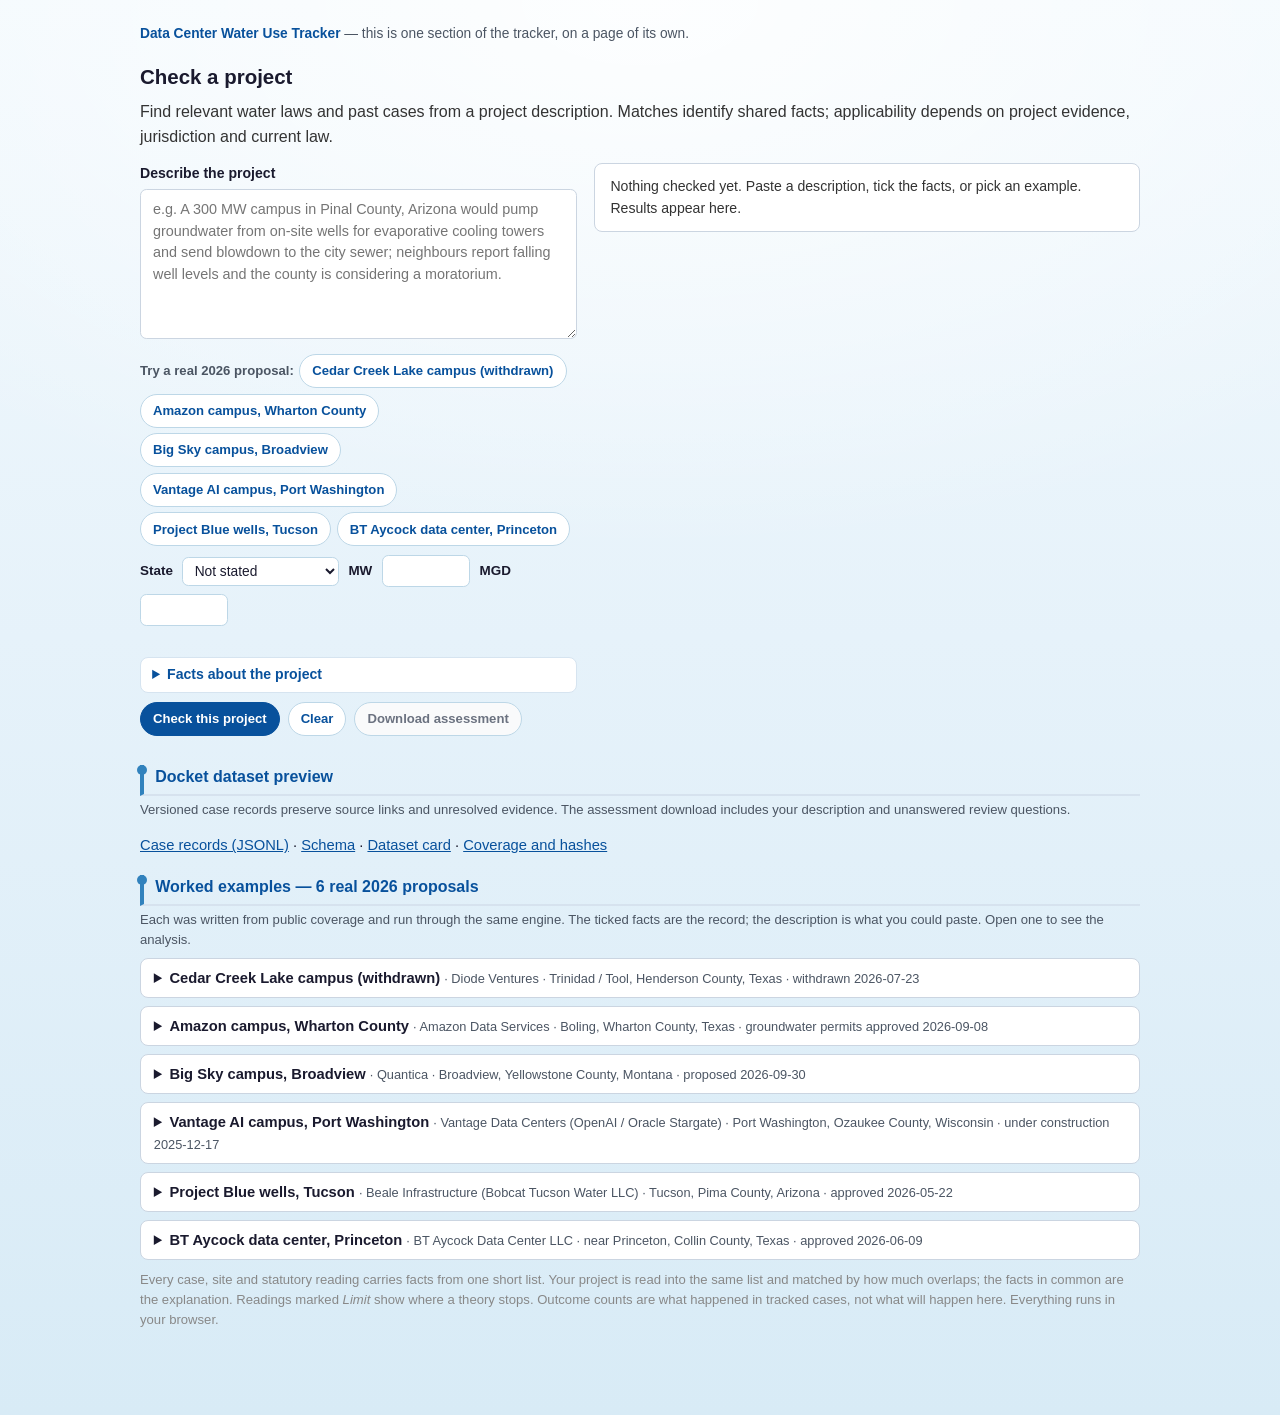
<file: pages/tab-check.html>
<!doctype html>
<html lang="en">
<head>
<meta charset="utf-8">
<meta name="viewport" content="width=device-width, initial-scale=1">
<title>Check a project — Data Center Water Use Tracker</title>
<meta name="description" content="Tracking how US data centers draw, discharge, and disclose cooling water — permits, enforcement, statutes, and state and local policy, from public records.">
<link rel="stylesheet" href="site.css">
<script>document.documentElement.classList.add('js')</script>
<!-- No script: every Water Cases part (and any other sub-panel) shows at once. -->
<noscript><style>.subtabpanel[hidden]{display:block}</style></noscript>
<script src="site.js" defer></script>
</head>
<body>
<div class="wrap">
  <p class="tab-page-nav"><a href="index.html#panel-check">Data Center Water Use Tracker</a>
  — this is one section of the tracker, on a page of its own.</p>
  <div class="tabpanel" id="panel-check" role="tabpanel">
<section class="panel">
  <h2>Check a project</h2>
  <p class="lead">Find relevant water laws and past cases from a project description. Matches identify shared facts; applicability depends on project evidence, jurisdiction and current law.</p>
  <div class="pcheck" id="project-check">
<div class="pcheck-grid">
  <div class="pcheck-input">
    <label class="pcheck-label" for="pcheck-text">Describe the project</label>
    <textarea id="pcheck-text" rows="6" placeholder="e.g. A 300 MW campus in Pinal County, Arizona would pump groundwater from on-site wells for evaporative cooling towers and send blowdown to the city sewer; neighbours report falling well levels and the county is considering a moratorium."></textarea>
    <div class="pcheck-examples"><span class="pcheck-examples-k">Try a real 2026 proposal:</span> <button type="button" class="pcheck-btn pcheck-example" data-example="cedar-creek-lake-tx-2026">Cedar Creek Lake campus (withdrawn)</button><button type="button" class="pcheck-btn pcheck-example" data-example="amazon-wharton-county-tx-2026">Amazon campus, Wharton County</button><button type="button" class="pcheck-btn pcheck-example" data-example="big-sky-broadview-mt-2026">Big Sky campus, Broadview</button><button type="button" class="pcheck-btn pcheck-example" data-example="vantage-port-washington-wi-2026">Vantage AI campus, Port Washington</button><button type="button" class="pcheck-btn pcheck-example" data-example="project-blue-wells-tucson-az-2026">Project Blue wells, Tucson</button><button type="button" class="pcheck-btn pcheck-example" data-example="bt-aycock-princeton-tx-2026">BT Aycock data center, Princeton</button></div>
    <div class="pcheck-row">
      <label for="pcheck-state">State</label>
      <select id="pcheck-state"><option value="">Not stated</option><option value="AL">Alabama</option><option value="AK">Alaska</option><option value="AZ">Arizona</option><option value="AR">Arkansas</option><option value="CA">California</option><option value="CO">Colorado</option><option value="CT">Connecticut</option><option value="DE">Delaware</option><option value="DC">District of Columbia</option><option value="FL">Florida</option><option value="GA">Georgia</option><option value="HI">Hawaii</option><option value="ID">Idaho</option><option value="IL">Illinois</option><option value="IN">Indiana</option><option value="IA">Iowa</option><option value="KS">Kansas</option><option value="KY">Kentucky</option><option value="LA">Louisiana</option><option value="ME">Maine</option><option value="MD">Maryland</option><option value="MA">Massachusetts</option><option value="MI">Michigan</option><option value="MN">Minnesota</option><option value="MS">Mississippi</option><option value="MO">Missouri</option><option value="MT">Montana</option><option value="NE">Nebraska</option><option value="NV">Nevada</option><option value="NH">New Hampshire</option><option value="NJ">New Jersey</option><option value="NM">New Mexico</option><option value="NY">New York</option><option value="NC">North Carolina</option><option value="ND">North Dakota</option><option value="OH">Ohio</option><option value="OK">Oklahoma</option><option value="OR">Oregon</option><option value="PA">Pennsylvania</option><option value="RI">Rhode Island</option><option value="SC">South Carolina</option><option value="SD">South Dakota</option><option value="TN">Tennessee</option><option value="TX">Texas</option><option value="UT">Utah</option><option value="VT">Vermont</option><option value="VA">Virginia</option><option value="WA">Washington</option><option value="WV">West Virginia</option><option value="WI">Wisconsin</option><option value="WY">Wyoming</option></select>
      <label for="pcheck-mw">MW</label><input id="pcheck-mw" type="number" min="0" step="1" inputmode="numeric">
      <label for="pcheck-mgd">MGD</label><input id="pcheck-mgd" type="number" min="0" step="0.1" inputmode="decimal">
    </div>
    <p class="pcheck-read" id="pcheck-read" aria-live="polite"></p>
    <details class="pcheck-facets" id="pcheck-facets">
      <summary>Facts about the project <span class="pcheck-facets-n" id="pcheck-facets-n"></span></summary>
      <p class="pcheck-muted">Ticked from the words you wrote. Untick what does not apply; tick what it missed.</p>
      <fieldset class="pcheck-dim"><legend>Where the water comes from</legend><label class="pcheck-chip" title="The campus pumps its own wells or a dedicated wellfield."><input type="checkbox" class="pcheck-facet-box" value="src-wells"> On-site groundwater wells</label><label class="pcheck-chip" title="A river, lake or reservoir intake, on site or through a new raw-water line."><input type="checkbox" class="pcheck-facet-box" value="src-surface"> Surface-water intake</label><label class="pcheck-chip" title="Service from a municipal, district or investor-owned water utility."><input type="checkbox" class="pcheck-facet-box" value="src-utility"> Water bought from a public water system</label><label class="pcheck-chip" title="Treated effluent, greywater or other non-potable supply."><input type="checkbox" class="pcheck-facet-box" value="src-reclaimed"> Reclaimed or recycled water</label><label class="pcheck-chip" title="An inter-basin diversion, a Great Lakes diversion, or a pipeline from a distant source."><input type="checkbox" class="pcheck-facet-box" value="src-transfer"> Water moved from another basin or state</label></fieldset><fieldset class="pcheck-dim"><legend>How the campus uses it</legend><label class="pcheck-chip" title="Open cooling towers or adiabatic systems that consume water by evaporation."><input type="checkbox" class="pcheck-facet-box" value="cool-evaporative"> Evaporative cooling towers</label><label class="pcheck-chip" title="Recirculating, direct-to-chip or immersion cooling with little make-up water."><input type="checkbox" class="pcheck-facet-box" value="cool-closed"> Closed-loop or liquid cooling</label><label class="pcheck-chip" title="Dry coolers or free cooling with no process water."><input type="checkbox" class="pcheck-facet-box" value="cool-air"> Air (dry) cooling</label><label class="pcheck-chip" title="Water passes through once and returns warmer — the power-plant pattern."><input type="checkbox" class="pcheck-facet-box" value="cool-once-through"> Once-through cooling</label></fieldset><fieldset class="pcheck-dim"><legend>Where the water goes</legend><label class="pcheck-chip" title="Cooling blowdown and process water go to a publicly owned treatment works."><input type="checkbox" class="pcheck-facet-box" value="out-sewer"> Blowdown to a sewer or treatment plant</label><label class="pcheck-chip" title="An outfall to a river, lake or stream under an NPDES-type permit."><input type="checkbox" class="pcheck-facet-box" value="out-surface"> Direct discharge to surface water</label><label class="pcheck-chip" title="Infiltration, land application, septic or injection — reaching groundwater, not a pipe."><input type="checkbox" class="pcheck-facet-box" value="out-ground"> Discharge to the ground or injection wells</label><label class="pcheck-chip" title="Runoff, sediment and erosion from grading or from the built campus."><input type="checkbox" class="pcheck-facet-box" value="out-stormwater"> Construction or site stormwater</label></fieldset><fieldset class="pcheck-dim"><legend>The site and its watershed</legend><label class="pcheck-chip" title="Fill, crossings or buffers that bring in §404, state wetland law and §401."><input type="checkbox" class="pcheck-facet-box" value="ctx-wetlands"> Wetlands or streams on the site</label><label class="pcheck-chip" title="Documented drawdown, overdraft, subsidence or failing neighbouring wells."><input type="checkbox" class="pcheck-facet-box" value="ctx-stressed-aquifer"> Stressed or declining aquifer</label><label class="pcheck-chip" title="A basin under drought declarations, curtailment or shortage rules."><input type="checkbox" class="pcheck-facet-box" value="ctx-drought"> Drought-prone or arid region</label><label class="pcheck-chip" title="A community where one campus is a large share of the system&#x27;s capacity."><input type="checkbox" class="pcheck-facet-box" value="ctx-small-system"> Small town or small water system</label><label class="pcheck-chip" title="The source is a reservoir, lake or aquifer that supplies a city&#x27;s drinking water."><input type="checkbox" class="pcheck-facet-box" value="ctx-city-reservoir"> Supply that a city drinks from</label><label class="pcheck-chip" title="A shared aquifer, an apportioned river or compact-governed basin."><input type="checkbox" class="pcheck-facet-box" value="ctx-interstate"> Interstate river, aquifer or compact waters</label><label class="pcheck-chip" title="Coastal aquifers where pumping causes intrusion or land subsidence."><input type="checkbox" class="pcheck-facet-box" value="ctx-coastal"> Coastal plain, subsidence or saltwater intrusion</label><label class="pcheck-chip" title="A reservation or senior tribal water right in the same source."><input type="checkbox" class="pcheck-facet-box" value="ctx-tribal"> Tribal lands or reserved water rights</label><label class="pcheck-chip" title="Listed species or critical habitat that depend on the flows at issue."><input type="checkbox" class="pcheck-facet-box" value="ctx-endangered"> Protected species habitat downstream</label><label class="pcheck-chip" title="Structures, dredging or storage in a navigable river, harbor or federal reservoir."><input type="checkbox" class="pcheck-facet-box" value="ctx-navigable"> Navigable water, floodplain or dam</label></fieldset><fieldset class="pcheck-dim"><legend>Power for the campus</legend><label class="pcheck-chip" title="Behind-the-meter gas turbines, fuel cells or a dedicated power plant."><input type="checkbox" class="pcheck-facet-box" value="pwr-onsite-gas"> On-site gas turbines or generation</label><label class="pcheck-chip" title="Banks of diesel generators and their fuel."><input type="checkbox" class="pcheck-facet-box" value="pwr-diesel"> Diesel backup generators</label><label class="pcheck-chip" title="A restarted or new reactor, with its cooling water and federal approvals."><input type="checkbox" class="pcheck-facet-box" value="pwr-nuclear"> Nuclear restart or new reactor</label><label class="pcheck-chip" title="Hydroelectric supply, a dam licence or flows governed by a federal licence."><input type="checkbox" class="pcheck-facet-box" value="pwr-hydro"> Hydropower</label><label class="pcheck-chip" title="Cooling water drawn or discharged by generation built or restarted for the load."><input type="checkbox" class="pcheck-facet-box" value="pwr-thermo-cooling"> Power-plant cooling water</label></fieldset><fieldset class="pcheck-dim"><legend>Fuel, chemicals and contamination</legend><label class="pcheck-chip" title="Fluorinated coolants, foams and the reporting and liability they carry."><input type="checkbox" class="pcheck-facet-box" value="chem-pfas"> PFAS in coolant or fire suppression</label><label class="pcheck-chip" title="Diesel and oil storage, spill plans and spill events."><input type="checkbox" class="pcheck-facet-box" value="chem-fuel"> Fuel storage and spills</label><label class="pcheck-chip" title="Biocides, scale and corrosion inhibitors, nitrate and salts in blowdown."><input type="checkbox" class="pcheck-facet-box" value="chem-treatment"> Cooling-water treatment chemicals</label><label class="pcheck-chip" title="A brownfield, a plume, or a former industrial or federal site."><input type="checkbox" class="pcheck-facet-box" value="chem-legacy"> Legacy contamination on the site</label></fieldset><fieldset class="pcheck-dim"><legend>How the approval or dispute runs</legend><label class="pcheck-chip" title="Water figures withheld as confidential, or a project negotiated under a code name."><input type="checkbox" class="pcheck-facet-box" value="proc-secrecy"> NDA, code name or trade-secret claims</label><label class="pcheck-chip" title="A replenishment, water-positive, WUE or closed-loop promise by the operator."><input type="checkbox" class="pcheck-facet-box" value="proc-pledge"> Water-positive or efficiency pledge</label><label class="pcheck-chip" title="The fight runs through a rezoning, conditional-use or comprehensive-plan decision."><input type="checkbox" class="pcheck-facet-box" value="proc-zoning"> Rezoning or special-use permit</label><label class="pcheck-chip" title="A temporary halt on approvals, enacted or formally proposed."><input type="checkbox" class="pcheck-facet-box" value="proc-moratorium"> Moratorium or pause</label><label class="pcheck-chip" title="Abatements, exemptions or a negotiated benefits agreement with water terms."><input type="checkbox" class="pcheck-facet-box" value="proc-incentive"> Tax incentive or community-benefit agreement</label><label class="pcheck-chip" title="A suit, petition or enforcement action already filed."><input type="checkbox" class="pcheck-facet-box" value="proc-lawsuit"> Litigation or citizen suit</label><label class="pcheck-chip" title="Records requests, reporting mandates and the fight over what gets published."><input type="checkbox" class="pcheck-facet-box" value="proc-records"> Public-records or disclosure fight</label></fieldset><fieldset class="pcheck-dim"><legend>Scale</legend><label class="pcheck-chip" title="Roughly 100 MW or 1 MGD and up — the size at which one user moves a utility&#x27;s numbers. On a historical case it marks an industrial user of that size. Also set from a stated MW or MGD figure."><input type="checkbox" class="pcheck-facet-box" value="scale-hyperscale"> Large water user (hyperscale, or 1 MGD and up)</label></fieldset>
    </details>
    <div class="pcheck-actions">
      <button type="button" class="pcheck-btn pcheck-btn-primary" id="pcheck-run">Check this project</button>
      <button type="button" class="pcheck-btn" id="pcheck-clear">Clear</button>
      <button type="button" class="pcheck-btn" id="pcheck-export" disabled>Download assessment</button>
    </div>
  </div>
  <div class="pcheck-output" id="pcheck-output" aria-live="polite">
    <div class="pcheck-empty" id="pcheck-status">Nothing checked yet. Paste a description, tick the facts, or pick an example. Results appear here.</div>
  </div>
</div>
<section class="pcheck-dataset" id="docket-dataset">
  <h3 class="solution-cat-header">Docket dataset preview</h3>
  <p class="pcheck-muted">Versioned case records preserve source links and unresolved evidence.
  The assessment download includes your description and unanswered review questions.</p>
  <p><a href="docket-records.jsonl">Case records (JSONL)</a> ·
  <a href="docket-record.schema.json">Schema</a> ·
  <a href="docket-dataset.md">Dataset card</a> ·
  <a href="docket-manifest.json">Coverage and hashes</a></p>
</section>
<section class="pcheck-worked" id="pcheck-worked">
  <h3 class="solution-cat-header">Worked examples — 6 real 2026 proposals</h3>
  <p class="pcheck-muted">Each was written from public coverage and run through the same engine. The ticked
  facts are the record; the description is what you could paste. Open one to see the analysis.</p>
  <details class="pcheck-example-card" id="example-cedar-creek-lake-tx-2026"><summary><strong>Cedar Creek Lake campus (withdrawn)</strong> <span class="pcheck-meta">· Diode Ventures · Trinidad / Tool, Henderson County, Texas · withdrawn 2026-07-23</span></summary><p class="pcheck-desc">A Kansas developer proposed a data center campus west of Cedar Creek Lake in Henderson County, Texas, planned to build out over 12 years and to draw up to 5 million gallons per day of surface water from the reservoir by its fifth year. Cedar Creek Lake supplies most of Fort Worth&#x27;s drinking water and was sitting below its conservation pool. More than 2,500 residents signed a Save Cedar Creek Lake petition, and the company withdrew the project in July 2026 after saying it could not meet the governor&#x27;s new data-center development standards.</p><p class="pcheck-meta">Sources: <a href="https://www.keranews.org/news/2026-07-02/proposed-data-center-would-pull-from-lake-that-supplies-most-of-fort-worths-water" rel="noopener" target="_blank">KERA: Proposed data center would pull from lake that supplies most of Fort Worth&#x27;s water</a>, <a href="https://www.kltv.com/2026/07/18/thousands-sign-petition-save-cedar-creek-lake-proposed-data-center/" rel="noopener" target="_blank">KLTV: Thousands sign petition to &#x27;save&#x27; Cedar Creek Lake from proposed data center</a>, <a href="https://www.texastribune.org/2026/07/23/east-texas-data-center-withdrawn/" rel="noopener" target="_blank">Texas Tribune: East Texas data center project pulled after facing community backlash</a></p><div class="pcheck-result"><section class="pcheck-sec"><h4>What we read</h4><div class="pcheck-dim-row"><span class="pcheck-dim-k">State</span><span class="pcheck-dim-v">Texas</span></div><div class="pcheck-dim-row"><span class="pcheck-dim-k">Where the water comes from</span><span class="pcheck-dim-v"><span class="pcheck-facet" title="A river, lake or reservoir intake, on site or through a new raw-water line.">Surface-water intake</span></span></div><div class="pcheck-dim-row"><span class="pcheck-dim-k">The site and its watershed</span><span class="pcheck-dim-v"><span class="pcheck-facet" title="A basin under drought declarations, curtailment or shortage rules.">Drought-prone or arid region</span><span class="pcheck-facet" title="The source is a reservoir, lake or aquifer that supplies a city&#x27;s drinking water.">Supply that a city drinks from</span></span></div><div class="pcheck-dim-row"><span class="pcheck-dim-k">Scale</span><span class="pcheck-dim-v"><span class="pcheck-facet" title="Roughly 100 MW or 1 MGD and up — the size at which one user moves a utility&#x27;s numbers. On a historical case it marks an industrial user of that size. Also set from a stated MW or MGD figure.">Large water user (hyperscale, or 1 MGD and up)</span></span></div></section><section class="pcheck-sec"><h4>Activities implicated</h4><div class="pcheck-chips"><a class="pcheck-activity" href="tab-cwa.html#paths-build">Building the campus</a><a class="pcheck-activity" href="tab-cwa.html#paths-withdraw">Pumping or diverting water</a><a class="pcheck-activity" href="tab-cwa.html#paths-supply">Buying water from a utility</a><a class="pcheck-activity" href="tab-cwa.html#paths-discharge">Discharging cooling water</a><a class="pcheck-activity" href="tab-cwa.html#paths-chemicals">Storing fuel &amp; chemicals</a><a class="pcheck-activity" href="tab-cwa.html#paths-power">Powering the campus</a></div></section><section class="pcheck-sec"><h4>Laws and doctrines that could reach this project</h4><ol class="pcheck-list"><li class="pcheck-item"><span class="statute-pill" style="background:#9a6700">XFER</span> <a href="tab-cwa.html#reading-xfer-area-of-origin"><strong>Inter-basin transfer priority</strong></a><span class="pcheck-meta"> · Tex. Water Code §11.085 — inter-basin transfers junior in priority</span><div class="pcheck-why">Because: <span class="pcheck-facet" title="A river, lake or reservoir intake, on site or through a new raw-water line.">Surface-water intake</span><span class="pcheck-facet" title="A basin under drought declarations, curtailment or shortage rules.">Drought-prone or arid region</span></div><div class="pcheck-trigger">Could reach a campus when the campus&#x27;s water is piped in from another river basin; in Texas, the transferred supply becomes junior in priority.</div></li><li class="pcheck-item"><span class="statute-pill" style="background:#9624b2">RECL</span> <a href="tab-cwa.html#reading-recl-contract-controls-delivery"><strong>A Reclamation contract&#x27;s terms control, even against a district&#x27;s own separate water right</strong></a><span class="pcheck-meta"> · Reclamation contract law generally; individual repayment/water-service contracts under 43 U.S.C. §371 et seq.</span><div class="pcheck-why">Because: <span class="pcheck-facet" title="A river, lake or reservoir intake, on site or through a new raw-water line.">Surface-water intake</span><span class="pcheck-facet" title="A basin under drought declarations, curtailment or shortage rules.">Drought-prone or arid region</span></div><div class="pcheck-trigger">Could reach a campus when the campus&#x27;s water, or the farm right it buys or offsets against, traces back to a federal Reclamation project.</div></li><li class="pcheck-item"><span class="statute-pill" style="background:#2e8b57">SDWA</span> <a href="tab-cwa.html#reading-sdwa-1424e-sole-source-aquifer"><strong>Sole-source aquifer project review</strong></a><span class="pcheck-meta"> · §1424(e) / 42 U.S.C. §300h-3(e)</span><div class="pcheck-why">Because: <span class="pcheck-facet" title="The source is a reservoir, lake or aquifer that supplies a city&#x27;s drinking water.">Supply that a city drinks from</span></div><div class="pcheck-trigger">Could reach a campus when federal loans, grants or infrastructure aid back a campus or its utilities over a designated sole-source aquifer.</div></li><li class="pcheck-item"><span class="statute-pill" style="background:#08519c">CWA</span> <a href="tab-cwa.html#reading-cwa-303-wqs"><strong>Water-quality standards and antidegradation review</strong></a><span class="pcheck-meta"> · §303 / 33 U.S.C. §1313 (antidegradation, TMDLs)</span><div class="pcheck-why">Because: <span class="pcheck-facet" title="The source is a reservoir, lake or aquifer that supplies a city&#x27;s drinking water.">Supply that a city drinks from</span></div><div class="pcheck-trigger">Could reach a campus when a new outfall is proposed into high-quality or pollution-capped water, forcing an antidegradation review of alternatives such as closed-loop or dry cooling.</div></li><li class="pcheck-item"><span class="statute-pill" style="background:#475569">RHA</span> <a href="tab-cwa.html#reading-rha-10-structures"><strong>Structures and obstructions in navigable waters</strong></a><span class="pcheck-meta"> · §10 / 33 U.S.C. §403 (and §13 refuse)</span><div class="pcheck-why">Because: <span class="pcheck-facet" title="A river, lake or reservoir intake, on site or through a new raw-water line.">Surface-water intake</span></div><div class="pcheck-trigger">Could reach a campus when a cooling intake or outfall structure is placed in a navigable river or lake.</div></li><li class="pcheck-item"><span class="statute-pill" style="background:#1a7a8a">PTD</span> <a href="tab-cwa.html#reading-ptd-reopener"><strong>No water right is immune from trust reconsideration</strong></a><span class="pcheck-meta"> · Public trust doctrine — continuing supervision over allocated water</span><div class="pcheck-why">Because: <span class="pcheck-facet" title="A river, lake or reservoir intake, on site or through a new raw-water line.">Surface-water intake</span></div><div class="pcheck-trigger">Could reach a campus when an existing municipal or appropriative entitlement supplies the campus and the draw damages a trust resource.</div></li><li class="pcheck-item"><span class="statute-pill" style="background:#2e8b57">SDWA</span> <a href="tab-cwa.html#reading-sdwa-pws-compliance"><strong>Public water system regulation and enforcement</strong></a><span class="pcheck-meta"> · Part B / 42 U.S.C. §300g (national primary drinking water regulations)</span><div class="pcheck-why">Because: <span class="pcheck-facet" title="The source is a reservoir, lake or aquifer that supplies a city&#x27;s drinking water.">Supply that a city drinks from</span></div><div class="pcheck-trigger">Could reach a campus when campus wells serve enough people to make the campus a regulated water system, or a small municipal system strains to serve the campus.</div></li><li class="pcheck-item"><span class="statute-pill" style="background:#6b3fa0">UTIL</span> <a href="tab-cwa.html#reading-util-shortage-moratorium"><strong>A utility may refuse to serve a new large customer</strong></a><span class="pcheck-meta"> · Municipal water service — no right to new service; moratorium review</span><div class="pcheck-why">Because: <span class="pcheck-facet" title="A basin under drought declarations, curtailment or shortage rules.">Drought-prone or arid region</span></div><div class="pcheck-trigger">Could reach a campus when a utility facing a real supply constraint refuses or pauses service to a new large customer.</div></li><li class="pcheck-item"><span class="statute-pill" style="background:#2e8b57">SDWA</span> <a href="tab-cwa.html#reading-sdwa-1431-emergency"><strong>Emergency powers — imminent endangerment of drinking water</strong></a><span class="pcheck-meta"> · §1431 / 42 U.S.C. §300i</span><div class="pcheck-why">Because: <span class="pcheck-facet" title="The source is a reservoir, lake or aquifer that supplies a city&#x27;s drinking water.">Supply that a city drinks from</span></div><div class="pcheck-trigger">Could reach a campus when a data-center-linked contaminant (fuel, cooling chemistry, construction sediment or nitrate) turns up in wells or a public system&#x27;s source water.</div></li><li class="pcheck-item"><span class="statute-pill" style="background:#5a532b">WSA</span> <a href="tab-cwa.html#reading-wsa-reallocation-and-alteration"><strong>A federal reservoir&#x27;s storage is finite, and Congress guards the ceiling</strong></a><span class="pcheck-meta"> · Water Supply Act §301(d), 43 U.S.C. §390b(d); alteration permission at 33 U.S.C. §408</span><div class="pcheck-why">Because: <span class="pcheck-facet" title="The source is a reservoir, lake or aquifer that supplies a city&#x27;s drinking water.">Supply that a city drinks from</span></div><div class="pcheck-trigger">Could reach a campus when a metro utility asks the Corps for more storage in a federal reservoir to serve new commercial and industrial users.</div></li><li class="pcheck-item"><span class="statute-pill" style="background:#2e8b57">SDWA</span> <a href="tab-cwa.html#reading-sdwa-source-water-protection"><strong>Source-water and wellhead protection</strong></a><span class="pcheck-meta"> · §§1452–1453 (source water assessment); state wellhead protection</span><div class="pcheck-why">Because: <span class="pcheck-facet" title="The source is a reservoir, lake or aquifer that supplies a city&#x27;s drinking water.">Supply that a city drinks from</span></div><div class="pcheck-trigger">Could reach a campus when the campus, its fuel farm or its drainfield sits inside a delineated source-water or wellhead protection area.</div></li><li class="pcheck-item"><span class="statute-pill" style="background:#08519c">CWA</span> <a href="tab-cwa.html#reading-cwa-316-cooling"><strong>Thermal discharge and cooling-water intake</strong></a><span class="pcheck-meta"> · §316(a)/(b) / 33 U.S.C. §1326</span><div class="pcheck-why">Because: <span class="pcheck-facet" title="A river, lake or reservoir intake, on site or through a new raw-water line.">Surface-water intake</span></div><div class="pcheck-trigger">Could reach a campus when the campus or its power plant takes surface water for cooling or returns heated water to it.</div></li></ol></section><section class="pcheck-sec"><h4>Closest tracked cases</h4><ol class="pcheck-list"><li class="pcheck-item"><a href="tab-cwa.html#cwa-US-v-Klamath-Drainage-District-2025"><strong>US v Klamath Drainage District (2025)</strong></a><span class="pcheck-meta"> · 2025 · Water supply &amp; drinking water</span><div class="pcheck-why">In common: <span class="pcheck-facet" title="A river, lake or reservoir intake, on site or through a new raw-water line.">Surface-water intake</span><span class="pcheck-facet" title="A basin under drought declarations, curtailment or shortage rules.">Drought-prone or arid region</span></div><div class="pcheck-pills"><span class="pcheck-outcome">Jurisdiction affirmed</span><span class="pcheck-outcome">Injunction / stop-work</span></div><div class="pcheck-take">A federal Reclamation contract&#x27;s delivery terms can control a water user&#x27;s diversions even against a water right the user holds independently of the federal project. Any western data-center water supply that traces back to a Reclamation project or its…</div></li><li class="pcheck-item"><a href="tab-cwa.html#cwa-QTS-Fayette-GA-unbilled-water-2026"><strong>QTS Fayette GA unbilled water (2026)</strong></a><span class="pcheck-meta"> · 2025-2026 · Water supply &amp; drinking water</span><div class="pcheck-why">In common: <span class="pcheck-facet" title="A basin under drought declarations, curtailment or shortage rules.">Drought-prone or arid region</span><span class="pcheck-facet" title="Roughly 100 MW or 1 MGD and up — the size at which one user moves a utility&#x27;s numbers. On a historical case it marks an industrial user of that size. Also set from a stated MW or MGD figure.">Large water user (hyperscale, or 1 MGD and up)</span></div><div class="pcheck-pills"><span class="pcheck-outcome">Settled, non-monetary</span></div><div class="pcheck-take">Shows data-center water accountability failing at the municipal-metering layer: millions of gallons can vanish from billing with no environmental statute, CWA permit, or penalty ever in play — a transparency gap distinct from pollution enforcement but…</div></li><li class="pcheck-item"><a href="tab-cwa.html#cwa-Edwards-Aquifer-SoleSource-Designation-1975"><strong>Edwards Aquifer SoleSource Designation (1975)</strong></a><span class="pcheck-meta"> · 1975 · Groundwater &amp; aquifers</span><div class="pcheck-why">In common: <span class="pcheck-facet" title="The source is a reservoir, lake or aquifer that supplies a city&#x27;s drinking water.">Supply that a city drinks from</span></div><div class="pcheck-pills"><span class="pcheck-outcome">Jurisdiction affirmed</span></div><div class="pcheck-take">The sleeping federal hook for aquifer-country siting: it reaches projects only through federal money, but any federally backed loan, grant, or infrastructure assistance touching a data-center build-out over a designated aquifer (the Edwards region overlaps…</div></li><li class="pcheck-item"><a href="tab-cwa.html#cwa-Constellation-CraneCleanEnergy-SRBC-NRC-PA-2026"><strong>Constellation CraneCleanEnergy SRBC NRC PA (2026)</strong></a><span class="pcheck-meta"> · 2025-2026 · Water supply &amp; drinking water</span><div class="pcheck-why">In common: <span class="pcheck-facet" title="A river, lake or reservoir intake, on site or through a new raw-water line.">Surface-water intake</span><span class="pcheck-facet" title="A basin under drought declarations, curtailment or shortage rules.">Drought-prone or arid region</span><span class="pcheck-facet" title="Roughly 100 MW or 1 MGD and up — the size at which one user moves a utility&#x27;s numbers. On a historical case it marks an industrial user of that size. Also set from a stated MW or MGD figure.">Large water user (hyperscale, or 1 MGD and up)</span></div><div class="pcheck-pills"><span class="pcheck-outcome">Permit conditioned</span><span class="pcheck-outcome">Pending / undecided</span></div><div class="pcheck-take">The clearest current example of a data-center power deal running through three separate federal/interstate water-and-environmental gates at once — a basin commission&#x27;s withdrawal docket, an NRC license review, and a DOE financing EIS — none of which is a CWA…</div></li><li class="pcheck-item"><a href="tab-cwa.html#cwa-Flint-MI-SDWA-1431-2016"><strong>Flint MI SDWA (1431-2016)</strong></a><span class="pcheck-meta"> · 2016-2025 · Water supply &amp; drinking water</span><div class="pcheck-why">In common: <span class="pcheck-facet" title="A river, lake or reservoir intake, on site or through a new raw-water line.">Surface-water intake</span><span class="pcheck-facet" title="The source is a reservoir, lake or aquifer that supplies a city&#x27;s drinking water.">Supply that a city drinks from</span></div><div class="pcheck-pills"><span class="pcheck-outcome">Compliance / emergency order</span></div><div class="pcheck-take">The most prominent modern use of SDWA emergency powers, and the proof that EPA can act directly when a drinking-water system fails its users — including where the failure is driven by cost pressure on a stressed municipal system. Relevant to any community…</div></li><li class="pcheck-item"><a href="tab-cwa.html#cwa-Westchester-JointWaterWorks-NY-SDWA-filtration-2024"><strong>Westchester JointWaterWorks NY SDWA filtration (2024)</strong></a><span class="pcheck-meta"> · 2019-2024 · Water supply &amp; drinking water</span><div class="pcheck-why">In common: <span class="pcheck-facet" title="A river, lake or reservoir intake, on site or through a new raw-water line.">Surface-water intake</span><span class="pcheck-facet" title="The source is a reservoir, lake or aquifer that supplies a city&#x27;s drinking water.">Supply that a city drinks from</span></div><div class="pcheck-pills"><span class="pcheck-outcome">Monetary penalty</span><span class="pcheck-outcome">Consent decree</span></div><div class="pcheck-take">Demonstrates how long-deferred SDWA filtration/treatment obligations at a public water system escalate into nine-figure capital consent-decree liability — directly relevant where data-center-driven demand growth strains a regional water utility&#x27;s aging…</div></li><li class="pcheck-item"><a href="tab-cwa.html#cwa-Charlotte-NC-drought-datacenter-moratorium-2026"><strong>Charlotte NC drought datacenter moratorium (2026)</strong></a><span class="pcheck-meta"> · 2026 · Water supply &amp; drinking water</span><div class="pcheck-why">In common: <span class="pcheck-facet" title="A basin under drought declarations, curtailment or shortage rules.">Drought-prone or arid region</span><span class="pcheck-facet" title="Roughly 100 MW or 1 MGD and up — the size at which one user moves a utility&#x27;s numbers. On a historical case it marks an industrial user of that size. Also set from a stated MW or MGD figure.">Large water user (hyperscale, or 1 MGD and up)</span></div><div class="pcheck-pills"><span class="pcheck-outcome">Permit denied or withdrawn</span></div><div class="pcheck-take">Drought conditions convert ordinary capacity planning into political flashpoints: a unanimous big-city moratorium passed within weeks of public hearings. Grandfathering means the largest water loads escape the new rules — concentrating future scrutiny (and…</div></li><li class="pcheck-item"><a href="tab-cwa.html#cwa-Google-Berkeley-SC-Middendorf-aquifer-2019"><strong>Google Berkeley SC Middendorf aquifer (2019)</strong></a><span class="pcheck-meta"> · 2016-2019 · Groundwater &amp; aquifers</span><div class="pcheck-why">In common: <span class="pcheck-facet" title="A river, lake or reservoir intake, on site or through a new raw-water line.">Surface-water intake</span><span class="pcheck-facet" title="Roughly 100 MW or 1 MGD and up — the size at which one user moves a utility&#x27;s numbers. On a historical case it marks an industrial user of that size. Also set from a stated MW or MGD figure.">Large water user (hyperscale, or 1 MGD and up)</span></div><div class="pcheck-pills"><span class="pcheck-outcome">Consent decree</span><span class="pcheck-outcome">Settled, non-monetary</span></div><div class="pcheck-take">A flagship example of a negotiated, voluntary-leaning groundwater commitment governed entirely by a state permit and a private settlement — no CWA discharge permit ever bounded the withdrawal — showing how data-center water limits in the Southeast rest on…</div></li><li class="pcheck-item"><a href="tab-cwa.html#cwa-Foxconn-Racine-GreatLakesCompact-Diversion-2019"><strong>Foxconn Racine GreatLakesCompact Diversion (2019)</strong></a><span class="pcheck-meta"> · 2018-2019 · Water supply &amp; drinking water</span><div class="pcheck-why">In common: <span class="pcheck-facet" title="A river, lake or reservoir intake, on site or through a new raw-water line.">Surface-water intake</span><span class="pcheck-facet" title="Roughly 100 MW or 1 MGD and up — the size at which one user moves a utility&#x27;s numbers. On a historical case it marks an industrial user of that size. Also set from a stated MW or MGD figure.">Large water user (hyperscale, or 1 MGD and up)</span></div><div class="pcheck-pills"><span class="pcheck-outcome">Permit issued</span></div><div class="pcheck-take">Establishes that the Compact&#x27;s straddling-community exception can support a diversion overwhelmingly destined for one large industrial user, so long as it nominally runs through a public utility&#x27;s system — the same legal structure by which the site now…</div></li><li class="pcheck-item"><a href="tab-cwa.html#cwa-DRBC-Fracking-Ban-2021"><strong>DRBC Fracking Ban (2021)</strong></a><span class="pcheck-meta"> · 2021 · Water supply &amp; drinking water</span><div class="pcheck-why">In common: <span class="pcheck-facet" title="A river, lake or reservoir intake, on site or through a new raw-water line.">Surface-water intake</span></div><div class="pcheck-pills"><span class="pcheck-outcome">Permit denied or withdrawn</span></div><div class="pcheck-take">The clearest available demonstration that an interstate basin commission&#x27;s water authority extends to prohibiting an entire water-intensive industrial activity outright, not just permitting or conditioning it — the most protective end of the range of…</div></li><li class="pcheck-item"><a href="tab-cwa.html#cwa-xAI-Colossus-Memphis-TN-2026"><strong>xAI Colossus Memphis TN (2026)</strong></a><span class="pcheck-meta"> · 2025-2026 · Groundwater &amp; aquifers</span><div class="pcheck-why">In common: <span class="pcheck-facet" title="The source is a reservoir, lake or aquifer that supplies a city&#x27;s drinking water.">Supply that a city drinks from</span><span class="pcheck-facet" title="Roughly 100 MW or 1 MGD and up — the size at which one user moves a utility&#x27;s numbers. On a historical case it marks an industrial user of that size. Also set from a stated MW or MGD figure.">Large water user (hyperscale, or 1 MGD and up)</span></div><div class="pcheck-pills"><span class="pcheck-outcome">Pending / undecided</span></div><div class="pcheck-take">The most prominent AI-data-center water fight to date shows the binding regulatory levers are usually NOT a CWA discharge violation: xAI&#x27;s promised wastewater-reuse plant — which would have cut aquifer draw by up to 13 MGD — was permitted and then shelved,…</div></li><li class="pcheck-item"><a href="tab-cwa.html#cwa-Tyco-BASF-PFAS-AFFF-PWS-2024"><strong>Tyco BASF PFAS AFFF PWS (2024)</strong></a><span class="pcheck-meta"> · 2024-2025 · Spills, PFAS &amp; contamination</span><div class="pcheck-why">In common: <span class="pcheck-facet" title="The source is a reservoir, lake or aquifer that supplies a city&#x27;s drinking water.">Supply that a city drinks from</span></div><div class="pcheck-pills"><span class="pcheck-outcome">Consent decree</span></div><div class="pcheck-take">PFAS dischargers face product-liability exposure that dwarfs typical CWA civil penalties — particularly relevant if data center cooling-water additives or fire-suppression systems (many use AFFF or AFFF-substitute foams) become tied to PFAS contamination…</div></li></ol></section><section class="pcheck-sec"><h4>Communities that fought a similar project</h4><ol class="pcheck-list"><li class="pcheck-item"><a href="tab-issues.html#site-bessemer-al-hyperscale"><strong>Logistic Land Investments hyperscale campus — Bessemer, AL</strong></a><span class="pcheck-meta"> · Bessemer, Jefferson County, Alabama — Warrior River / Mulberry Fork</span><div class="pcheck-why">In common: <span class="pcheck-facet" title="A river, lake or reservoir intake, on site or through a new raw-water line.">Surface-water intake</span><span class="pcheck-facet" title="The source is a reservoir, lake or aquifer that supplies a city&#x27;s drinking water.">Supply that a city drinks from</span><span class="pcheck-facet" title="Roughly 100 MW or 1 MGD and up — the size at which one user moves a utility&#x27;s numbers. On a historical case it marks an industrial user of that size. Also set from a stated MW or MGD figure.">Large water user (hyperscale, or 1 MGD and up)</span></div><div class="pcheck-take">Rezoning approved; water-capacity question unresolved ahead of permitting.</div></li><li class="pcheck-item"><a href="tab-issues.html#site-pw-digital-gateway-va"><strong>PW Digital Gateway — Prince William County, VA</strong></a><span class="pcheck-meta"> · Pageland Lane corridor, Prince William County, Virginia — Occoquan Reservoir headwaters</span><div class="pcheck-why">In common: <span class="pcheck-facet" title="The source is a reservoir, lake or aquifer that supplies a city&#x27;s drinking water.">Supply that a city drinks from</span><span class="pcheck-facet" title="Roughly 100 MW or 1 MGD and up — the size at which one user moves a utility&#x27;s numbers. On a historical case it marks an industrial user of that size. Also set from a stated MW or MGD figure.">Large water user (hyperscale, or 1 MGD and up)</span></div><div class="pcheck-take">Halted — rezonings voided; project dead absent a restart.</div></li><li class="pcheck-item"><a href="tab-issues.html#site-qts-fayette-county-ga"><strong>QTS — Fayetteville / Fayette County, GA</strong></a><span class="pcheck-meta"> · Fayetteville, Fayette County, Georgia — Flint River headwaters</span><div class="pcheck-why">In common: <span class="pcheck-facet" title="A basin under drought declarations, curtailment or shortage rules.">Drought-prone or arid region</span><span class="pcheck-facet" title="Roughly 100 MW or 1 MGD and up — the size at which one user moves a utility&#x27;s numbers. On a historical case it marks an industrial user of that size. Also set from a stated MW or MGD figure.">Large water user (hyperscale, or 1 MGD and up)</span></div><div class="pcheck-take">Bill paid and metering fixed; construction-discharge scrutiny continues.</div></li><li class="pcheck-item"><a href="tab-issues.html#site-charlotte-nc-moratorium"><strong>Charlotte, NC — citywide data-center moratorium</strong></a><span class="pcheck-meta"> · Charlotte / Mecklenburg County, North Carolina</span><div class="pcheck-why">In common: <span class="pcheck-facet" title="A basin under drought declarations, curtailment or shortage rules.">Drought-prone or arid region</span><span class="pcheck-facet" title="Roughly 100 MW or 1 MGD and up — the size at which one user moves a utility&#x27;s numbers. On a historical case it marks an industrial user of that size. Also set from a stated MW or MGD figure.">Large water user (hyperscale, or 1 MGD and up)</span></div><div class="pcheck-take">Moratorium in force; regulations being drafted.</div></li><li class="pcheck-item"><a href="tab-issues.html#site-aws-lake-anna-va"><strong>AWS Lake Anna Technology Campus — Louisa County, VA</strong></a><span class="pcheck-meta"> · Louisa County, Virginia — Sedges Creek, Lake Anna tributary</span><div class="pcheck-why">In common: <span class="pcheck-facet" title="The source is a reservoir, lake or aquifer that supplies a city&#x27;s drinking water.">Supply that a city drinks from</span><span class="pcheck-facet" title="Roughly 100 MW or 1 MGD and up — the size at which one user moves a utility&#x27;s numbers. On a historical case it marks an industrial user of that size. Also set from a stated MW or MGD figure.">Large water user (hyperscale, or 1 MGD and up)</span></div><div class="pcheck-take">DEQ issued the final VPDES permit on August 1, 2026 (expires July 31, 2031), authorizing up to 0.28 MGD of treated cooling water to Sedges Creek under a 32°C daily-maximum temperature limit. Coverage of the final permit did not describe a PFAS monitoring…</div></li><li class="pcheck-item"><a href="tab-issues.html#site-meta-mesa-microsoft-goodyear-az"><strong>Meta (Mesa) &amp; Microsoft (Goodyear) — Phoenix metro, AZ</strong></a><span class="pcheck-meta"> · Mesa and Goodyear, Maricopa County, Arizona</span><div class="pcheck-why">In common: <span class="pcheck-facet" title="A basin under drought declarations, curtailment or shortage rules.">Drought-prone or arid region</span><span class="pcheck-facet" title="Roughly 100 MW or 1 MGD and up — the size at which one user moves a utility&#x27;s numbers. On a historical case it marks an industrial user of that size. Also set from a stated MW or MGD figure.">Large water user (hyperscale, or 1 MGD and up)</span></div><div class="pcheck-take">Both operating and expanding under negotiated water commitments.</div></li></ol></section><section class="pcheck-sec"><h4>How the closest cases ended</h4><p class="pcheck-muted">Outcome types across the 10 closest cases. A count of what happened in tracked matters, not a forecast for this one.</p><div class="pcheck-bars"><div class="pcheck-bar-row"><span class="pcheck-bar-k">Consent decree</span><span class="pcheck-bar"><span style="width:100%"></span></span><span class="pcheck-bar-n">2</span></div><div class="pcheck-bar-row"><span class="pcheck-bar-k">Jurisdiction affirmed</span><span class="pcheck-bar"><span style="width:100%"></span></span><span class="pcheck-bar-n">2</span></div><div class="pcheck-bar-row"><span class="pcheck-bar-k">Permit denied or withdrawn</span><span class="pcheck-bar"><span style="width:100%"></span></span><span class="pcheck-bar-n">2</span></div><div class="pcheck-bar-row"><span class="pcheck-bar-k">Settled, non-monetary</span><span class="pcheck-bar"><span style="width:100%"></span></span><span class="pcheck-bar-n">2</span></div><div class="pcheck-bar-row"><span class="pcheck-bar-k">Compliance / emergency order</span><span class="pcheck-bar"><span style="width:50%"></span></span><span class="pcheck-bar-n">1</span></div><div class="pcheck-bar-row"><span class="pcheck-bar-k">Injunction / stop-work</span><span class="pcheck-bar"><span style="width:50%"></span></span><span class="pcheck-bar-n">1</span></div><div class="pcheck-bar-row"><span class="pcheck-bar-k">Monetary penalty</span><span class="pcheck-bar"><span style="width:50%"></span></span><span class="pcheck-bar-n">1</span></div><div class="pcheck-bar-row"><span class="pcheck-bar-k">Pending / undecided</span><span class="pcheck-bar"><span style="width:50%"></span></span><span class="pcheck-bar-n">1</span></div><div class="pcheck-bar-row"><span class="pcheck-bar-k">Permit conditioned</span><span class="pcheck-bar"><span style="width:50%"></span></span><span class="pcheck-bar-n">1</span></div><div class="pcheck-bar-row"><span class="pcheck-bar-k">Permit issued</span><span class="pcheck-bar"><span style="width:50%"></span></span><span class="pcheck-bar-n">1</span></div></div></section><section class="pcheck-sec"><h4>Rules in this state — Texas</h4><p class="pcheck-sub">Tracked state instruments</p><ul class="pcheck-list"><li class="pcheck-item pcheck-item-tight"><span class="cwa-status-pill" style="background:#2e8b57">Enacted</span> <a href="tab-legislation.html#bill-tx-eo-2026-08-data-center-audit">TX EO 2026-08 (data center audit)</a><span class="pcheck-meta"> — Data center interconnection audit directive</span></li><li class="pcheck-item pcheck-item-tight"><span class="cwa-status-pill" style="background:#2e8b57">Enacted</span> <a href="tab-legislation.html#bill-tx-sb-6">TX SB 6</a><span class="pcheck-meta"> — Large load interconnection, ERCOT oversight, and remote-disconnect</span></li><li class="pcheck-item pcheck-item-tight"><span class="cwa-status-pill" style="background:#08519c">Introduced</span> <a href="tab-legislation.html#bill-tx-puc-energy-and-water-use-survey-data-centers">TX PUC Energy and Water Use Survey (data centers)</a><span class="pcheck-meta"> — PUCT / TWDB energy and water use survey for data centers and crypto mining</span><div class="pcheck-why">Would cover data centers in its jurisdiction; thresholds and exemptions not assessed</div></li></ul><p class="pcheck-sub">County and city actions</p><ul class="pcheck-list"><li class="pcheck-item pcheck-item-tight">Fort Worth — moratorium, proposed<span class="pcheck-meta"> · 2026-08</span></li><li class="pcheck-item pcheck-item-tight">Austin County — moratorium, active<span class="pcheck-meta"> · 2026-07</span></li><li class="pcheck-item pcheck-item-tight">Hood County — moratorium, rejected<span class="pcheck-meta"> · 2026-07</span></li><li class="pcheck-item pcheck-item-tight">Hill County — moratorium, superseded<span class="pcheck-meta"> · 2024-04</span></li></ul><p class="pcheck-sub">Federal instruments that could apply</p><ul class="pcheck-list"><li class="pcheck-item pcheck-item-tight"><span class="cwa-status-pill" style="background:#2e8b57">Enacted</span> <a href="tab-legislation.html#bill-us-eo-14318">US EO 14318</a><span class="pcheck-meta"> — Accelerating Federal Permitting of Data Center Infrastructure</span><div class="pcheck-why">Because: <span class="pcheck-facet" title="Roughly 100 MW or 1 MGD and up — the size at which one user moves a utility&#x27;s numbers. On a historical case it marks an industrial user of that size. Also set from a stated MW or MGD figure.">Large water user (hyperscale, or 1 MGD and up)</span></div></li></ul></section></div></details><details class="pcheck-example-card" id="example-amazon-wharton-county-tx-2026"><summary><strong>Amazon campus, Wharton County</strong> <span class="pcheck-meta">· Amazon Data Services · Boling, Wharton County, Texas · groundwater permits approved 2026-09-08</span></summary><p class="pcheck-desc">Amazon is planning a nearly 3,000-acre, $10 billion hyperscale data center campus near Boling in Wharton County, Texas. The Coastal Bend Groundwater Conservation District approved its groundwater permits on September 8, 2026 — up to 78.2 million gallons over two and a half years for offices, restrooms, construction crews and fire protection. The first buildings are to be air cooled; as the campus grows Amazon expects to need about 500 acre-feet a year of surface water from the Lower Colorado River Authority for cooling on the hottest hours, and has not yet applied for it. Neighbors raised drinking-water wells, electricity costs and backup-generator pollution at the hearing.</p><p class="pcheck-meta">Sources: <a href="https://www.govtech.com/artificial-intelligence/amazon-clears-first-hurdle-for-10b-data-center-near-houston" rel="noopener" target="_blank">GovTech / Houston Chronicle: Amazon clears first hurdle for $10B data center near Houston</a>, <a href="https://www.houstonchronicle.com/business/economy/article/amazon-data-center-aws-wharton-water-power-boling-22442480.php" rel="noopener" target="_blank">Houston Chronicle: Amazon&#x27;s Wharton County data center groundwater permits approved</a></p><div class="pcheck-result"><section class="pcheck-sec"><h4>What we read</h4><div class="pcheck-dim-row"><span class="pcheck-dim-k">State</span><span class="pcheck-dim-v">Texas</span></div><div class="pcheck-dim-row"><span class="pcheck-dim-k">Where the water comes from</span><span class="pcheck-dim-v"><span class="pcheck-facet" title="The campus pumps its own wells or a dedicated wellfield.">On-site groundwater wells</span><span class="pcheck-facet" title="A river, lake or reservoir intake, on site or through a new raw-water line.">Surface-water intake</span></span></div><div class="pcheck-dim-row"><span class="pcheck-dim-k">How the campus uses it</span><span class="pcheck-dim-v"><span class="pcheck-facet" title="Dry coolers or free cooling with no process water.">Air (dry) cooling</span></span></div><div class="pcheck-dim-row"><span class="pcheck-dim-k">Power for the campus</span><span class="pcheck-dim-v"><span class="pcheck-facet" title="Banks of diesel generators and their fuel.">Diesel backup generators</span></span></div><div class="pcheck-dim-row"><span class="pcheck-dim-k">Scale</span><span class="pcheck-dim-v"><span class="pcheck-facet" title="Roughly 100 MW or 1 MGD and up — the size at which one user moves a utility&#x27;s numbers. On a historical case it marks an industrial user of that size. Also set from a stated MW or MGD figure.">Large water user (hyperscale, or 1 MGD and up)</span></span></div></section><section class="pcheck-sec"><h4>Activities implicated</h4><div class="pcheck-chips"><a class="pcheck-activity" href="tab-cwa.html#paths-build">Building the campus</a><a class="pcheck-activity" href="tab-cwa.html#paths-withdraw">Pumping or diverting water</a><a class="pcheck-activity" href="tab-cwa.html#paths-supply">Buying water from a utility</a><a class="pcheck-activity" href="tab-cwa.html#paths-discharge">Discharging cooling water</a><a class="pcheck-activity" href="tab-cwa.html#paths-chemicals">Storing fuel &amp; chemicals</a><a class="pcheck-activity" href="tab-cwa.html#paths-disclose">Claims &amp; disclosures</a></div></section><section class="pcheck-sec"><h4>Laws and doctrines that could reach this project</h4><ol class="pcheck-list"><li class="pcheck-item"><span class="statute-pill" style="background:#b2248e">EPCRA</span> <a href="tab-cwa.html#reading-epcra-313-tri-reporting"><strong>Toxic Release Inventory reporting reaches ordinary processing, not just storage</strong></a><span class="pcheck-meta"> · §313, 42 U.S.C. §11023 (Toxic Release Inventory / Form R)</span><div class="pcheck-why">Because: <span class="pcheck-facet" title="Banks of diesel generators and their fuel.">Diesel backup generators</span></div><div class="pcheck-trigger">Could reach a campus when on-site water treatment, biocide dosing or battery operations process a listed chemical above reporting thresholds.</div></li><li class="pcheck-item"><span class="statute-pill" style="background:#08519c">CWA</span> <a href="tab-cwa.html#reading-cwa-402-industrial-stormwater"><strong>Industrial stormwater (MSGP)</strong></a><span class="pcheck-meta"> · §402 Multi-Sector General Permit</span><div class="pcheck-why">Because: <span class="pcheck-facet" title="Banks of diesel generators and their fuel.">Diesel backup generators</span></div><div class="pcheck-trigger">Could reach a campus when stormwater on an operating campus touches exposed fuel farms, chemical storage, switchyards or equipment yards.</div></li><li class="pcheck-item"><span class="statute-pill" style="background:#b2248e">EPCRA</span> <a href="tab-cwa.html#reading-epcra-312-past-violation-standing"><strong>A citizen suit can&#x27;t be used to punish a violation that&#x27;s already been fixed</strong></a><span class="pcheck-meta"> · §325(c) citizen suit, 42 U.S.C. §11046(c); §312 Tier II inventory, 42 U.S.C. §11022</span><span class="pcheck-flag pcheck-flag-limit">Limit — marks where a theory stops</span><div class="pcheck-why">Because: <span class="pcheck-facet" title="Banks of diesel generators and their fuel.">Diesel backup generators</span></div><div class="pcheck-trigger">Could reach a campus when a Tier II inventory for backup diesel or treatment chemicals is filed late; filing it before suit moots a citizen suit.</div></li><li class="pcheck-item"><span class="statute-pill" style="background:#2e8b57">SDWA</span> <a href="tab-cwa.html#reading-sdwa-1424e-sole-source-aquifer"><strong>Sole-source aquifer project review</strong></a><span class="pcheck-meta"> · §1424(e) / 42 U.S.C. §300h-3(e)</span><div class="pcheck-why">Because: <span class="pcheck-facet" title="The campus pumps its own wells or a dedicated wellfield.">On-site groundwater wells</span></div><div class="pcheck-trigger">Could reach a campus when federal loans, grants or infrastructure aid back a campus or its utilities over a designated sole-source aquifer.</div></li><li class="pcheck-item"><span class="statute-pill" style="background:#8a6d1f">GW</span> <a href="tab-cwa.html#reading-gw-ownership-takings"><strong>Groundwater as a compensable property interest</strong></a><span class="pcheck-meta"> · Groundwater owned in place; regulation as a constitutional taking</span><div class="pcheck-why">Because: <span class="pcheck-facet" title="The campus pumps its own wells or a dedicated wellfield.">On-site groundwater wells</span></div><div class="pcheck-trigger">Could reach a campus when a withdrawal cap arrives after the campus bought its land, or a permit lets the campus draw down the groundwater under a neighbour&#x27;s acreage.</div></li><li class="pcheck-item"><span class="statute-pill" style="background:#6b7280">CL</span> <a href="tab-cwa.html#reading-cl-citizen-standing-limit"><strong>The standing trap for opposition groups</strong></a><span class="pcheck-meta"> · Standing under state environmental-protection statutes — particularized injury</span><span class="pcheck-flag pcheck-flag-limit">Limit — marks where a theory stops</span><div class="pcheck-why">Because: <span class="pcheck-facet" title="The campus pumps its own wells or a dedicated wellfield.">On-site groundwater wells</span></div><div class="pcheck-trigger">Could reach a campus when an opposition group sues without injured members; the household whose well failed has standing, while the coalition may not.</div></li><li class="pcheck-item"><span class="statute-pill" style="background:#475569">RHA</span> <a href="tab-cwa.html#reading-rha-10-structures"><strong>Structures and obstructions in navigable waters</strong></a><span class="pcheck-meta"> · §10 / 33 U.S.C. §403 (and §13 refuse)</span><div class="pcheck-why">Because: <span class="pcheck-facet" title="A river, lake or reservoir intake, on site or through a new raw-water line.">Surface-water intake</span></div><div class="pcheck-trigger">Could reach a campus when a cooling intake or outfall structure is placed in a navigable river or lake.</div></li><li class="pcheck-item"><span class="statute-pill" style="background:#1a7a8a">PTD</span> <a href="tab-cwa.html#reading-ptd-reopener"><strong>No water right is immune from trust reconsideration</strong></a><span class="pcheck-meta"> · Public trust doctrine — continuing supervision over allocated water</span><div class="pcheck-why">Because: <span class="pcheck-facet" title="A river, lake or reservoir intake, on site or through a new raw-water line.">Surface-water intake</span></div><div class="pcheck-trigger">Could reach a campus when an existing municipal or appropriative entitlement supplies the campus and the draw damages a trust resource.</div></li><li class="pcheck-item"><span class="statute-pill" style="background:#1a4f8a">EQAP</span> <a href="tab-cwa.html#reading-eqap-commerce-clause"><strong>Groundwater is an article of interstate commerce</strong></a><span class="pcheck-meta"> · Dormant Commerce Clause (U.S. Const. art. I, §8, cl. 3)</span><span class="pcheck-flag pcheck-flag-limit">Limit — marks where a theory stops</span><div class="pcheck-why">Because: <span class="pcheck-facet" title="The campus pumps its own wells or a dedicated wellfield.">On-site groundwater wells</span></div><div class="pcheck-trigger">Could reach a campus when a state tries to keep its water away from out-of-state data-center demand by destination rather than by volume or use.</div></li><li class="pcheck-item"><span class="statute-pill" style="background:#1a7a8a">PTD</span> <a href="tab-cwa.html#reading-ptd-groundwater-nexus"><strong>The trust follows groundwater into surface flow</strong></a><span class="pcheck-meta"> · Public trust doctrine as applied to groundwater extraction affecting navigable waters</span><div class="pcheck-why">Because: <span class="pcheck-facet" title="The campus pumps its own wells or a dedicated wellfield.">On-site groundwater wells</span></div><div class="pcheck-trigger">Could reach a campus when campus wells deplete a connected stream or lake, so the state&#x27;s trust duty attaches to the well permit itself.</div></li><li class="pcheck-item"><span class="statute-pill" style="background:#3182bd">WELL</span> <a href="tab-cwa.html#reading-well-cumulative-impact"><strong>The permitting agency must weigh a well&#x27;s off-site impact</strong></a><span class="pcheck-meta"> · State high-capacity well permitting — agency duty to consider harm to waters of the state</span><div class="pcheck-why">Because: <span class="pcheck-facet" title="The campus pumps its own wells or a dedicated wellfield.">On-site groundwater wells</span></div><div class="pcheck-trigger">Could reach a campus when a high-capacity well permit is sought and objectors bring hydrologic evidence of off-site impact.</div></li><li class="pcheck-item"><span class="statute-pill" style="background:#9a6700">XFER</span> <a href="tab-cwa.html#reading-xfer-area-of-origin"><strong>Inter-basin transfer priority</strong></a><span class="pcheck-meta"> · Tex. Water Code §11.085 — inter-basin transfers junior in priority</span><div class="pcheck-why">Because: <span class="pcheck-facet" title="A river, lake or reservoir intake, on site or through a new raw-water line.">Surface-water intake</span></div><div class="pcheck-trigger">Could reach a campus when the campus&#x27;s water is piped in from another river basin; in Texas, the transferred supply becomes junior in priority.</div></li></ol></section><section class="pcheck-sec"><h4>Closest tracked cases</h4><ol class="pcheck-list"><li class="pcheck-item"><a href="tab-cwa.html#cwa-QTS-CedarRapids-IA-2025"><strong>QTS CedarRapids IA (2025)</strong></a><span class="pcheck-meta"> · 2025 · Groundwater &amp; aquifers</span><div class="pcheck-why">In common: <span class="pcheck-facet" title="The campus pumps its own wells or a dedicated wellfield.">On-site groundwater wells</span><span class="pcheck-facet" title="Roughly 100 MW or 1 MGD and up — the size at which one user moves a utility&#x27;s numbers. On a historical case it marks an industrial user of that size. Also set from a stated MW or MGD figure.">Large water user (hyperscale, or 1 MGD and up)</span></div><div class="pcheck-pills"><span class="pcheck-outcome">Monetary penalty</span><span class="pcheck-outcome">Compliance / emergency order</span><span class="pcheck-outcome">Pending / undecided</span></div><div class="pcheck-take">Shows water-related compliance exposure for data centers extends beyond NPDES stormwater into groundwater withdrawal permitting — a regulatory blind spot that is being discovered ad hoc by local health departments rather than systematically tracked. As…</div></li><li class="pcheck-item"><a href="tab-cwa.html#cwa-Google-Berkeley-SC-Middendorf-aquifer-2019"><strong>Google Berkeley SC Middendorf aquifer (2019)</strong></a><span class="pcheck-meta"> · 2016-2019 · Groundwater &amp; aquifers</span><div class="pcheck-why">In common: <span class="pcheck-facet" title="The campus pumps its own wells or a dedicated wellfield.">On-site groundwater wells</span><span class="pcheck-facet" title="A river, lake or reservoir intake, on site or through a new raw-water line.">Surface-water intake</span><span class="pcheck-facet" title="Roughly 100 MW or 1 MGD and up — the size at which one user moves a utility&#x27;s numbers. On a historical case it marks an industrial user of that size. Also set from a stated MW or MGD figure.">Large water user (hyperscale, or 1 MGD and up)</span></div><div class="pcheck-pills"><span class="pcheck-outcome">Consent decree</span><span class="pcheck-outcome">Settled, non-monetary</span></div><div class="pcheck-take">A flagship example of a negotiated, voluntary-leaning groundwater commitment governed entirely by a state permit and a private settlement — no CWA discharge permit ever bounded the withdrawal — showing how data-center water limits in the Southeast rest on…</div></li><li class="pcheck-item"><a href="tab-cwa.html#cwa-Meta-RichlandParish-LA-WaterSupply-2025"><strong>Meta RichlandParish LA WaterSupply (2025)</strong></a><span class="pcheck-meta"> · 2024-2026 · Water supply &amp; drinking water</span><div class="pcheck-why">In common: <span class="pcheck-facet" title="The campus pumps its own wells or a dedicated wellfield.">On-site groundwater wells</span><span class="pcheck-facet" title="Roughly 100 MW or 1 MGD and up — the size at which one user moves a utility&#x27;s numbers. On a historical case it marks an industrial user of that size. Also set from a stated MW or MGD figure.">Large water user (hyperscale, or 1 MGD and up)</span></div><div class="pcheck-pills"><span class="pcheck-outcome">Permit conditioned</span></div><div class="pcheck-take">The largest permitted water envelope of any US data center (23 MGD) sits in a state with effectively no groundwater-withdrawal regulator — a regulatory-gap pattern (like post-Sackett wetlands gaps) where the CWA&#x27;s discharge-focused architecture leaves…</div></li><li class="pcheck-item"><a href="tab-cwa.html#cwa-JohnsHopkins-DSAI-Baltimore-2025"><strong>JohnsHopkins DSAI Baltimore (2025)</strong></a><span class="pcheck-meta"> · 2025 · Construction stormwater</span><div class="pcheck-why">In common: <span class="pcheck-facet" title="Banks of diesel generators and their fuel.">Diesel backup generators</span></div><div class="pcheck-pills"><span class="pcheck-outcome">Monetary penalty</span></div><div class="pcheck-take">Demonstrates that &#x27;research-campus&#x27; AI compute facilities can replicate the same construction-stormwater compliance failures as commercial hyperscale builds and that aging campus utility systems (fuel storage for emergency power) create CWA Section 311…</div></li><li class="pcheck-item"><a href="tab-cwa.html#cwa-Edwards-Aquifer-Authority-v-Day-2012"><strong>Edwards Aquifer Authority v Day (2012)</strong></a><span class="pcheck-meta"> · 2012 · Groundwater &amp; aquifers</span><div class="pcheck-why">In common: <span class="pcheck-facet" title="The campus pumps its own wells or a dedicated wellfield.">On-site groundwater wells</span></div><div class="pcheck-pills"><span class="pcheck-outcome">Jurisdiction affirmed</span></div><div class="pcheck-take">The doctrine that constrains how far a state can regulate data-center pumping in ownership-in-place jurisdictions, and it points both ways. An operator that bought land can assert a property interest against a withdrawal cap imposed afterwards; a neighbour…</div></li><li class="pcheck-item"><a href="tab-cwa.html#cwa-ProjectBlue-Tucson-AMES-2026"><strong>ProjectBlue Tucson AMES (2026)</strong></a><span class="pcheck-meta"> · 2026 · Water supply &amp; drinking water</span><div class="pcheck-why">In common: <span class="pcheck-facet" title="The campus pumps its own wells or a dedicated wellfield.">On-site groundwater wells</span><span class="pcheck-facet" title="Roughly 100 MW or 1 MGD and up — the size at which one user moves a utility&#x27;s numbers. On a historical case it marks an industrial user of that size. Also set from a stated MW or MGD figure.">Large water user (hyperscale, or 1 MGD and up)</span></div><div class="pcheck-pills"><span class="pcheck-outcome">Pending / undecided</span></div><div class="pcheck-take">Highlights the convergence of CWA-adjacent stormwater/dust control, municipal water-permit politics, and groundwater extraction permitting at a single hyperscale site. Tucson is the first major U.S. city to formally deny municipal water service to a data…</div></li><li class="pcheck-item"><a href="tab-cwa.html#cwa-Sailfish-HoodCountyTX-ComancheCircle-aquifer-moratorium-2025-2026"><strong>Sailfish HoodCountyTX ComancheCircle aquifer moratorium (2025-2026)</strong></a><span class="pcheck-meta"> · 2025-2026 · Groundwater &amp; aquifers</span><div class="pcheck-why">In common: <span class="pcheck-facet" title="The campus pumps its own wells or a dedicated wellfield.">On-site groundwater wells</span><span class="pcheck-facet" title="Roughly 100 MW or 1 MGD and up — the size at which one user moves a utility&#x27;s numbers. On a historical case it marks an industrial user of that size. Also set from a stated MW or MGD figure.">Large water user (hyperscale, or 1 MGD and up)</span></div><div class="pcheck-pills"><span class="pcheck-outcome">Pending / undecided</span></div><div class="pcheck-take">In no-zoning states like Texas, aquifer-recharge and watershed objections have no local legal vehicle at all — counties literally cannot say no. Developer exposure is therefore deferred to groundwater districts, state legislatures, and eventual nuisance…</div></li><li class="pcheck-item"><a href="tab-cwa.html#cwa-Foxconn-Racine-GreatLakesCompact-Diversion-2019"><strong>Foxconn Racine GreatLakesCompact Diversion (2019)</strong></a><span class="pcheck-meta"> · 2018-2019 · Water supply &amp; drinking water</span><div class="pcheck-why">In common: <span class="pcheck-facet" title="A river, lake or reservoir intake, on site or through a new raw-water line.">Surface-water intake</span><span class="pcheck-facet" title="Roughly 100 MW or 1 MGD and up — the size at which one user moves a utility&#x27;s numbers. On a historical case it marks an industrial user of that size. Also set from a stated MW or MGD figure.">Large water user (hyperscale, or 1 MGD and up)</span></div><div class="pcheck-pills"><span class="pcheck-outcome">Permit issued</span></div><div class="pcheck-take">Establishes that the Compact&#x27;s straddling-community exception can support a diversion overwhelmingly destined for one large industrial user, so long as it nominally runs through a public utility&#x27;s system — the same legal structure by which the site now…</div></li><li class="pcheck-item"><a href="tab-cwa.html#cwa-DRBC-Fracking-Ban-2021"><strong>DRBC Fracking Ban (2021)</strong></a><span class="pcheck-meta"> · 2021 · Water supply &amp; drinking water</span><div class="pcheck-why">In common: <span class="pcheck-facet" title="A river, lake or reservoir intake, on site or through a new raw-water line.">Surface-water intake</span></div><div class="pcheck-pills"><span class="pcheck-outcome">Permit denied or withdrawn</span></div><div class="pcheck-take">The clearest available demonstration that an interstate basin commission&#x27;s water authority extends to prohibiting an entire water-intensive industrial activity outright, not just permitting or conditioning it — the most protective end of the range of…</div></li><li class="pcheck-item"><a href="tab-cwa.html#cwa-Brayton-Point-Dominion-2003-2007"><strong>Brayton Point Dominion (2003-2007)</strong></a><span class="pcheck-meta"> · 2003-2007 · Cooling water &amp; thermal (§316)</span><div class="pcheck-why">In common: <span class="pcheck-facet" title="A river, lake or reservoir intake, on site or through a new raw-water line.">Surface-water intake</span><span class="pcheck-facet" title="Roughly 100 MW or 1 MGD and up — the size at which one user moves a utility&#x27;s numbers. On a historical case it marks an industrial user of that size. Also set from a stated MW or MGD figure.">Large water user (hyperscale, or 1 MGD and up)</span></div><div class="pcheck-pills"><span class="pcheck-outcome">Permit issued</span><span class="pcheck-outcome">Permit conditioned</span></div><div class="pcheck-take">Most important precedent for evaporative-cooled data centers: 316(b) BTA can require retrofitting once-through cooling to closed-cycle (i.e., cooling towers), making intake design a regulated variable for any facility withdrawing more than ~2 MGD. Future…</div></li><li class="pcheck-item"><a href="tab-cwa.html#cwa-ELF-v-SWRCB-2018"><strong>ELF v SWRCB (2018)</strong></a><span class="pcheck-meta"> · 2018 · Groundwater &amp; aquifers</span><div class="pcheck-why">In common: <span class="pcheck-facet" title="The campus pumps its own wells or a dedicated wellfield.">On-site groundwater wells</span></div><div class="pcheck-pills"><span class="pcheck-outcome">Jurisdiction affirmed</span></div><div class="pcheck-take">The reading that reaches the ordinary data-center hydrology. Campus wells are usually regulated, if at all, as groundwater — not as a diversion from the stream they actually deplete. ELF closes that gap wherever drawdown is connected to surface flow, and it…</div></li><li class="pcheck-item"><a href="tab-cwa.html#cwa-Sporhase-v-Nebraska-1982"><strong>Sporhase v Nebraska (1982)</strong></a><span class="pcheck-meta"> · 1982 · Groundwater &amp; aquifers</span><div class="pcheck-why">In common: <span class="pcheck-facet" title="The campus pumps its own wells or a dedicated wellfield.">On-site groundwater wells</span></div><div class="pcheck-pills"><span class="pcheck-outcome">Jurisdiction narrowed</span></div><div class="pcheck-take">The constitutional ceiling on state water protectionism, and a live constraint on how the bills in this dataset can be written. A state may limit large withdrawals; it may not condition water on the user or the water staying inside its borders. For data…</div></li></ol></section><section class="pcheck-sec"><h4>Communities that fought a similar project</h4><ol class="pcheck-list"><li class="pcheck-item"><a href="tab-issues.html#site-meta-richland-parish-la"><strong>Meta Hyperion — Richland Parish, LA</strong></a><span class="pcheck-meta"> · Richland Parish (near Rayville/Delhi), Louisiana</span><div class="pcheck-why">In common: <span class="pcheck-facet" title="The campus pumps its own wells or a dedicated wellfield.">On-site groundwater wells</span><span class="pcheck-facet" title="Roughly 100 MW or 1 MGD and up — the size at which one user moves a utility&#x27;s numbers. On a historical case it marks an industrial user of that size. Also set from a stated MW or MGD figure.">Large water user (hyperscale, or 1 MGD and up)</span></div><div class="pcheck-take">Under construction, operational target 2028; transparency and cost fights ongoing.</div></li><li class="pcheck-item"><a href="tab-issues.html#site-project-blue-tucson-az"><strong>Project Blue — Tucson / Pima County, AZ</strong></a><span class="pcheck-meta"> · Tucson / Pima County, Arizona</span><div class="pcheck-why">In common: <span class="pcheck-facet" title="The campus pumps its own wells or a dedicated wellfield.">On-site groundwater wells</span><span class="pcheck-facet" title="Dry coolers or free cooling with no process water.">Air (dry) cooling</span><span class="pcheck-facet" title="Roughly 100 MW or 1 MGD and up — the size at which one user moves a utility&#x27;s numbers. On a historical case it marks an industrial user of that size. Also set from a stated MW or MGD figure.">Large water user (hyperscale, or 1 MGD and up)</span></div><div class="pcheck-take">City rejection stands; the redesigned county-land project is proceeding on two ADWR-permitted wells. One year on, Tucson adopted zoning code amendments (August 2026) setting siting standards for future large data centers (25,000+ sq ft / 20+ MW): a half-mile…</div></li><li class="pcheck-item"><a href="tab-issues.html#site-hood-county-granbury-tx"><strong>MARA bitcoin mine &amp; proposed AI campuses — Hood County, TX</strong></a><span class="pcheck-meta"> · Granbury, Hood County, Texas — Paluxy Valley watershed</span><div class="pcheck-why">In common: <span class="pcheck-facet" title="Dry coolers or free cooling with no process water.">Air (dry) cooling</span></div><div class="pcheck-take">No moratorium; nuisance litigation and expansion continue.</div></li><li class="pcheck-item"><a href="tab-issues.html#site-bessemer-al-hyperscale"><strong>Logistic Land Investments hyperscale campus — Bessemer, AL</strong></a><span class="pcheck-meta"> · Bessemer, Jefferson County, Alabama — Warrior River / Mulberry Fork</span><div class="pcheck-why">In common: <span class="pcheck-facet" title="A river, lake or reservoir intake, on site or through a new raw-water line.">Surface-water intake</span><span class="pcheck-facet" title="Roughly 100 MW or 1 MGD and up — the size at which one user moves a utility&#x27;s numbers. On a historical case it marks an industrial user of that size. Also set from a stated MW or MGD figure.">Large water user (hyperscale, or 1 MGD and up)</span></div><div class="pcheck-take">Rezoning approved; water-capacity question unresolved ahead of permitting.</div></li><li class="pcheck-item"><a href="tab-issues.html#site-xai-colossus-memphis-tn"><strong>xAI Colossus — Memphis, TN</strong></a><span class="pcheck-meta"> · South Memphis, Tennessee (former Electrolux site)</span><div class="pcheck-why">In common: <span class="pcheck-facet" title="The campus pumps its own wells or a dedicated wellfield.">On-site groundwater wells</span><span class="pcheck-facet" title="Roughly 100 MW or 1 MGD and up — the size at which one user moves a utility&#x27;s numbers. On a historical case it marks an industrial user of that size. Also set from a stated MW or MGD figure.">Large water user (hyperscale, or 1 MGD and up)</span></div><div class="pcheck-take">Operating on aquifer-sourced water; xAI confirmed on August 17, 2026 that recycling-plant construction restarts in January 2027, with the finished plant recycling 10 MGD and projected to protect 3.64 billion gallons/year of Memphis Sand aquifer drinking water.</div></li><li class="pcheck-item"><a href="tab-issues.html#site-corpus-christi-sinton-tx"><strong>Corpus Christi / Sinton — Evangeline Aquifer, TX</strong></a><span class="pcheck-meta"> · San Patricio County, Texas</span><div class="pcheck-why">In common: <span class="pcheck-facet" title="The campus pumps its own wells or a dedicated wellfield.">On-site groundwater wells</span></div><div class="pcheck-take">In contested hearings; Corpus continues pipeline spending without drilling permits.</div></li></ol></section><section class="pcheck-sec"><h4>Assessed as NOT reaching a similar site</h4><ul class="pcheck-list"><li class="pcheck-item pcheck-neg"><span class="statute-pill pcheck-neg-pill">PTD</span> <a href="tab-cwa.html#reading-ptd-groundwater-nexus"><strong>The trust follows groundwater into surface flow</strong></a> — at <a href="tab-issues.html#site-project-blue-tucson-az">Project Blue — Tucson / Pima County, AZ</a>: Arizona has never extended the public trust doctrine to groundwater. The trust argument that succeeded in California is not available here, and the statutory AMA regime is the whole of the constraint.</li></ul></section><section class="pcheck-sec"><h4>How the closest cases ended</h4><p class="pcheck-muted">Outcome types across the 10 closest cases. A count of what happened in tracked matters, not a forecast for this one.</p><div class="pcheck-bars"><div class="pcheck-bar-row"><span class="pcheck-bar-k">Pending / undecided</span><span class="pcheck-bar"><span style="width:100%"></span></span><span class="pcheck-bar-n">3</span></div><div class="pcheck-bar-row"><span class="pcheck-bar-k">Monetary penalty</span><span class="pcheck-bar"><span style="width:67%"></span></span><span class="pcheck-bar-n">2</span></div><div class="pcheck-bar-row"><span class="pcheck-bar-k">Permit conditioned</span><span class="pcheck-bar"><span style="width:67%"></span></span><span class="pcheck-bar-n">2</span></div><div class="pcheck-bar-row"><span class="pcheck-bar-k">Permit issued</span><span class="pcheck-bar"><span style="width:67%"></span></span><span class="pcheck-bar-n">2</span></div><div class="pcheck-bar-row"><span class="pcheck-bar-k">Compliance / emergency order</span><span class="pcheck-bar"><span style="width:33%"></span></span><span class="pcheck-bar-n">1</span></div><div class="pcheck-bar-row"><span class="pcheck-bar-k">Consent decree</span><span class="pcheck-bar"><span style="width:33%"></span></span><span class="pcheck-bar-n">1</span></div><div class="pcheck-bar-row"><span class="pcheck-bar-k">Jurisdiction affirmed</span><span class="pcheck-bar"><span style="width:33%"></span></span><span class="pcheck-bar-n">1</span></div><div class="pcheck-bar-row"><span class="pcheck-bar-k">Permit denied or withdrawn</span><span class="pcheck-bar"><span style="width:33%"></span></span><span class="pcheck-bar-n">1</span></div><div class="pcheck-bar-row"><span class="pcheck-bar-k">Settled, non-monetary</span><span class="pcheck-bar"><span style="width:33%"></span></span><span class="pcheck-bar-n">1</span></div></div></section><section class="pcheck-sec"><h4>Rules in this state — Texas</h4><p class="pcheck-sub">Tracked state instruments</p><ul class="pcheck-list"><li class="pcheck-item pcheck-item-tight"><span class="cwa-status-pill" style="background:#2e8b57">Enacted</span> <a href="tab-legislation.html#bill-tx-eo-2026-08-data-center-audit">TX EO 2026-08 (data center audit)</a><span class="pcheck-meta"> — Data center interconnection audit directive</span></li><li class="pcheck-item pcheck-item-tight"><span class="cwa-status-pill" style="background:#2e8b57">Enacted</span> <a href="tab-legislation.html#bill-tx-sb-6">TX SB 6</a><span class="pcheck-meta"> — Large load interconnection, ERCOT oversight, and remote-disconnect</span></li><li class="pcheck-item pcheck-item-tight"><span class="cwa-status-pill" style="background:#08519c">Introduced</span> <a href="tab-legislation.html#bill-tx-puc-energy-and-water-use-survey-data-centers">TX PUC Energy and Water Use Survey (data centers)</a><span class="pcheck-meta"> — PUCT / TWDB energy and water use survey for data centers and crypto mining</span><div class="pcheck-why">Would cover data centers in its jurisdiction; thresholds and exemptions not assessed</div></li></ul><p class="pcheck-sub">County and city actions</p><ul class="pcheck-list"><li class="pcheck-item pcheck-item-tight">Fort Worth — moratorium, proposed<span class="pcheck-meta"> · 2026-08</span></li><li class="pcheck-item pcheck-item-tight">Austin County — moratorium, active<span class="pcheck-meta"> · 2026-07</span></li><li class="pcheck-item pcheck-item-tight">Hood County — moratorium, rejected<span class="pcheck-meta"> · 2026-07</span></li><li class="pcheck-item pcheck-item-tight">Hill County — moratorium, superseded<span class="pcheck-meta"> · 2024-04</span></li></ul><p class="pcheck-sub">Federal instruments that could apply</p><ul class="pcheck-list"><li class="pcheck-item pcheck-item-tight"><span class="cwa-status-pill" style="background:#2e8b57">Enacted</span> <a href="tab-legislation.html#bill-us-eo-14318">US EO 14318</a><span class="pcheck-meta"> — Accelerating Federal Permitting of Data Center Infrastructure</span><div class="pcheck-why">Because: <span class="pcheck-facet" title="Roughly 100 MW or 1 MGD and up — the size at which one user moves a utility&#x27;s numbers. On a historical case it marks an industrial user of that size. Also set from a stated MW or MGD figure.">Large water user (hyperscale, or 1 MGD and up)</span></div></li></ul></section></div></details><details class="pcheck-example-card" id="example-big-sky-broadview-mt-2026"><summary><strong>Big Sky campus, Broadview</strong> <span class="pcheck-meta">· Quantica · Broadview, Yellowstone County, Montana · proposed 2026-09-30</span></summary><p class="pcheck-desc">Quantica&#x27;s Big Sky Campus near Broadview, Montana would pump a new public-water-supply well into the deep Madison Aquifer, about 150,000 gallons per day during construction and 20,000 gallons per day once operating, to support a closed-loop cooling system. The Montana Department of Environmental Quality opened the well application for public comment through October 29, 2026, reviewing groundwater protection, while the Department of Natural Resources and Conservation handles the water right.</p><p class="pcheck-meta">Sources: <a href="https://nbcmontana.com/news/local/deq-seeks-public-comment-on-well-proposal-for-new-data-center-in-yellowstone-co" rel="noopener" target="_blank">NBC Montana: DEQ seeks public comment on well proposal for new data center in Yellowstone County</a></p><div class="pcheck-result"><section class="pcheck-sec"><h4>What we read</h4><div class="pcheck-dim-row"><span class="pcheck-dim-k">State</span><span class="pcheck-dim-v">Montana</span></div><div class="pcheck-dim-row"><span class="pcheck-dim-k">Where the water comes from</span><span class="pcheck-dim-v"><span class="pcheck-facet" title="The campus pumps its own wells or a dedicated wellfield.">On-site groundwater wells</span></span></div><div class="pcheck-dim-row"><span class="pcheck-dim-k">How the campus uses it</span><span class="pcheck-dim-v"><span class="pcheck-facet" title="Recirculating, direct-to-chip or immersion cooling with little make-up water.">Closed-loop or liquid cooling</span></span></div></section><section class="pcheck-sec"><h4>Activities implicated</h4><div class="pcheck-chips"><a class="pcheck-activity" href="tab-cwa.html#paths-build">Building the campus</a><a class="pcheck-activity" href="tab-cwa.html#paths-withdraw">Pumping or diverting water</a><a class="pcheck-activity" href="tab-cwa.html#paths-supply">Buying water from a utility</a><a class="pcheck-activity" href="tab-cwa.html#paths-chemicals">Storing fuel &amp; chemicals</a></div></section><section class="pcheck-sec"><h4>Laws and doctrines that could reach this project</h4><ol class="pcheck-list"><li class="pcheck-item"><span class="statute-pill" style="background:#2e8b57">SDWA</span> <a href="tab-cwa.html#reading-sdwa-1424e-sole-source-aquifer"><strong>Sole-source aquifer project review</strong></a><span class="pcheck-meta"> · §1424(e) / 42 U.S.C. §300h-3(e)</span><div class="pcheck-why">Because: <span class="pcheck-facet" title="The campus pumps its own wells or a dedicated wellfield.">On-site groundwater wells</span></div><div class="pcheck-trigger">Could reach a campus when federal loans, grants or infrastructure aid back a campus or its utilities over a designated sole-source aquifer.</div></li><li class="pcheck-item"><span class="statute-pill" style="background:#8a6d1f">GW</span> <a href="tab-cwa.html#reading-gw-ownership-takings"><strong>Groundwater as a compensable property interest</strong></a><span class="pcheck-meta"> · Groundwater owned in place; regulation as a constitutional taking</span><div class="pcheck-why">Because: <span class="pcheck-facet" title="The campus pumps its own wells or a dedicated wellfield.">On-site groundwater wells</span></div><div class="pcheck-trigger">Could reach a campus when a withdrawal cap arrives after the campus bought its land, or a permit lets the campus draw down the groundwater under a neighbour&#x27;s acreage.</div></li><li class="pcheck-item"><span class="statute-pill" style="background:#6b7280">CL</span> <a href="tab-cwa.html#reading-cl-citizen-standing-limit"><strong>The standing trap for opposition groups</strong></a><span class="pcheck-meta"> · Standing under state environmental-protection statutes — particularized injury</span><span class="pcheck-flag pcheck-flag-limit">Limit — marks where a theory stops</span><div class="pcheck-why">Because: <span class="pcheck-facet" title="The campus pumps its own wells or a dedicated wellfield.">On-site groundwater wells</span></div><div class="pcheck-trigger">Could reach a campus when an opposition group sues without injured members; the household whose well failed has standing, while the coalition may not.</div></li><li class="pcheck-item"><span class="statute-pill" style="background:#1a4f8a">EQAP</span> <a href="tab-cwa.html#reading-eqap-commerce-clause"><strong>Groundwater is an article of interstate commerce</strong></a><span class="pcheck-meta"> · Dormant Commerce Clause (U.S. Const. art. I, §8, cl. 3)</span><span class="pcheck-flag pcheck-flag-limit">Limit — marks where a theory stops</span><div class="pcheck-why">Because: <span class="pcheck-facet" title="The campus pumps its own wells or a dedicated wellfield.">On-site groundwater wells</span></div><div class="pcheck-trigger">Could reach a campus when a state tries to keep its water away from out-of-state data-center demand by destination rather than by volume or use.</div></li><li class="pcheck-item"><span class="statute-pill" style="background:#1a7a8a">PTD</span> <a href="tab-cwa.html#reading-ptd-groundwater-nexus"><strong>The trust follows groundwater into surface flow</strong></a><span class="pcheck-meta"> · Public trust doctrine as applied to groundwater extraction affecting navigable waters</span><div class="pcheck-why">Because: <span class="pcheck-facet" title="The campus pumps its own wells or a dedicated wellfield.">On-site groundwater wells</span></div><div class="pcheck-trigger">Could reach a campus when campus wells deplete a connected stream or lake, so the state&#x27;s trust duty attaches to the well permit itself.</div></li><li class="pcheck-item"><span class="statute-pill" style="background:#3182bd">WELL</span> <a href="tab-cwa.html#reading-well-cumulative-impact"><strong>The permitting agency must weigh a well&#x27;s off-site impact</strong></a><span class="pcheck-meta"> · State high-capacity well permitting — agency duty to consider harm to waters of the state</span><div class="pcheck-why">Because: <span class="pcheck-facet" title="The campus pumps its own wells or a dedicated wellfield.">On-site groundwater wells</span></div><div class="pcheck-trigger">Could reach a campus when a high-capacity well permit is sought and objectors bring hydrologic evidence of off-site impact.</div></li><li class="pcheck-item"><span class="statute-pill" style="background:#6b7280">CL</span> <a href="tab-cwa.html#reading-cl-negligent-subsidence"><strong>Capture shields depletion, not negligent harm</strong></a><span class="pcheck-meta"> · Negligence, willful waste and malicious injury as limits on the rule of capture</span><div class="pcheck-why">Because: <span class="pcheck-facet" title="The campus pumps its own wells or a dedicated wellfield.">On-site groundwater wells</span></div><div class="pcheck-trigger">Could reach a campus when well spacing, boundary siting or pumping rates cause subsidence or other harm to a neighbour, even in a rule-of-capture state.</div></li><li class="pcheck-item"><span class="statute-pill" style="background:#2e8b57">SDWA</span> <a href="tab-cwa.html#reading-sdwa-pws-compliance"><strong>Public water system regulation and enforcement</strong></a><span class="pcheck-meta"> · Part B / 42 U.S.C. §300g (national primary drinking water regulations)</span><div class="pcheck-why">Because: <span class="pcheck-facet" title="The campus pumps its own wells or a dedicated wellfield.">On-site groundwater wells</span></div><div class="pcheck-trigger">Could reach a campus when campus wells serve enough people to make the campus a regulated water system, or a small municipal system strains to serve the campus.</div></li><li class="pcheck-item"><span class="statute-pill" style="background:#1a7a8a">PTD</span> <a href="tab-cwa.html#reading-ptd-precautionary"><strong>Uncertainty weighs toward protecting the resource</strong></a><span class="pcheck-meta"> · Public trust doctrine — burden of proof and the precautionary principle</span><div class="pcheck-why">Because: <span class="pcheck-facet" title="The campus pumps its own wells or a dedicated wellfield.">On-site groundwater wells</span></div><div class="pcheck-trigger">Could reach a campus when consumption figures are confidential and the hydrology is unresolved, so the burden falls on the applicant (strongest where, as in Hawai&#x27;i, the state constitution says so).</div></li><li class="pcheck-item"><span class="statute-pill" style="background:#2e8b57">SDWA</span> <a href="tab-cwa.html#reading-sdwa-1431-emergency"><strong>Emergency powers — imminent endangerment of drinking water</strong></a><span class="pcheck-meta"> · §1431 / 42 U.S.C. §300i</span><div class="pcheck-why">Because: <span class="pcheck-facet" title="The campus pumps its own wells or a dedicated wellfield.">On-site groundwater wells</span></div><div class="pcheck-trigger">Could reach a campus when a data-center-linked contaminant (fuel, cooling chemistry, construction sediment or nitrate) turns up in wells or a public system&#x27;s source water.</div></li><li class="pcheck-item"><span class="statute-pill" style="background:#2e8b57">SDWA</span> <a href="tab-cwa.html#reading-sdwa-source-water-protection"><strong>Source-water and wellhead protection</strong></a><span class="pcheck-meta"> · §§1452–1453 (source water assessment); state wellhead protection</span><div class="pcheck-why">Because: <span class="pcheck-facet" title="The campus pumps its own wells or a dedicated wellfield.">On-site groundwater wells</span></div><div class="pcheck-trigger">Could reach a campus when the campus, its fuel farm or its drainfield sits inside a delineated source-water or wellhead protection area.</div></li><li class="pcheck-item"><span class="statute-pill" style="background:#6b7f2a">GWMGMT</span> <a href="tab-cwa.html#reading-gwmgmt-az-ama"><strong>Assured-water-supply rules inside an Active Management Area</strong></a><span class="pcheck-meta"> · Arizona Groundwater Management Act of 1980 — Active Management Areas and assured water supply</span><span class="pcheck-flag pcheck-flag-else">Arizona regime — an analogy here</span><div class="pcheck-why">Because: <span class="pcheck-facet" title="The campus pumps its own wells or a dedicated wellfield.">On-site groundwater wells</span></div><div class="pcheck-trigger">Could reach a campus when a campus inside an Arizona Active Management Area has to show an assured or designated water supply.</div></li></ol></section><section class="pcheck-sec"><h4>Closest tracked cases</h4><ol class="pcheck-list"><li class="pcheck-item"><a href="tab-cwa.html#cwa-Edwards-Aquifer-Authority-v-Day-2012"><strong>Edwards Aquifer Authority v Day (2012)</strong></a><span class="pcheck-meta"> · 2012 · Groundwater &amp; aquifers</span><div class="pcheck-why">In common: <span class="pcheck-facet" title="The campus pumps its own wells or a dedicated wellfield.">On-site groundwater wells</span></div><div class="pcheck-pills"><span class="pcheck-outcome">Jurisdiction affirmed</span></div><div class="pcheck-take">The doctrine that constrains how far a state can regulate data-center pumping in ownership-in-place jurisdictions, and it points both ways. An operator that bought land can assert a property interest against a withdrawal cap imposed afterwards; a neighbour…</div></li><li class="pcheck-item"><a href="tab-cwa.html#cwa-QTS-CedarRapids-IA-2025"><strong>QTS CedarRapids IA (2025)</strong></a><span class="pcheck-meta"> · 2025 · Groundwater &amp; aquifers</span><div class="pcheck-why">In common: <span class="pcheck-facet" title="The campus pumps its own wells or a dedicated wellfield.">On-site groundwater wells</span></div><div class="pcheck-pills"><span class="pcheck-outcome">Monetary penalty</span><span class="pcheck-outcome">Compliance / emergency order</span><span class="pcheck-outcome">Pending / undecided</span></div><div class="pcheck-take">Shows water-related compliance exposure for data centers extends beyond NPDES stormwater into groundwater withdrawal permitting — a regulatory blind spot that is being discovered ad hoc by local health departments rather than systematically tracked. As…</div></li><li class="pcheck-item"><a href="tab-cwa.html#cwa-Microsoft-MountPleasantWI-wetland-individual-permit-2024"><strong>Microsoft MountPleasantWI wetland individual permit (2024)</strong></a><span class="pcheck-meta"> · 2024-2026 · Wetlands &amp; streams (§404/§401)</span><div class="pcheck-why">In common: <span class="pcheck-facet" title="Recirculating, direct-to-chip or immersion cooling with little make-up water.">Closed-loop or liquid cooling</span></div><div class="pcheck-pills"><span class="pcheck-outcome">Permit issued</span></div><div class="pcheck-take">Even &#x27;zero-water cooling&#x27; campuses carry front-end wetland-permit exposure at the construction stage, processed through state programs that blend §404/§401 review with state-law jurisdiction. Transparency litigation by Waterkeeper-affiliated groups is…</div></li><li class="pcheck-item"><a href="tab-cwa.html#cwa-MCWC-v-Nestle-Waters-2007"><strong>MCWC v Nestle Waters (2007)</strong></a><span class="pcheck-meta"> · 2007 · Citizen suits &amp; court doctrine</span><div class="pcheck-why">In common: <span class="pcheck-facet" title="The campus pumps its own wells or a dedicated wellfield.">On-site groundwater wells</span></div><div class="pcheck-pills"><span class="pcheck-outcome">Dismissed / no liability</span></div><div class="pcheck-take">The procedural reason so much data-center opposition in this dataset runs through zoning votes, moratoriums and records requests rather than litigation: a watershed coalition can lose before the merits are reached. It also identifies the right plaintiff. A…</div></li><li class="pcheck-item"><a href="tab-cwa.html#cwa-Sporhase-v-Nebraska-1982"><strong>Sporhase v Nebraska (1982)</strong></a><span class="pcheck-meta"> · 1982 · Groundwater &amp; aquifers</span><div class="pcheck-why">In common: <span class="pcheck-facet" title="The campus pumps its own wells or a dedicated wellfield.">On-site groundwater wells</span></div><div class="pcheck-pills"><span class="pcheck-outcome">Jurisdiction narrowed</span></div><div class="pcheck-take">The constitutional ceiling on state water protectionism, and a live constraint on how the bills in this dataset can be written. A state may limit large withdrawals; it may not condition water on the user or the water staying inside its borders. For data…</div></li><li class="pcheck-item"><a href="tab-cwa.html#cwa-ELF-v-SWRCB-2018"><strong>ELF v SWRCB (2018)</strong></a><span class="pcheck-meta"> · 2018 · Groundwater &amp; aquifers</span><div class="pcheck-why">In common: <span class="pcheck-facet" title="The campus pumps its own wells or a dedicated wellfield.">On-site groundwater wells</span></div><div class="pcheck-pills"><span class="pcheck-outcome">Jurisdiction affirmed</span></div><div class="pcheck-take">The reading that reaches the ordinary data-center hydrology. Campus wells are usually regulated, if at all, as groundwater — not as a diversion from the stream they actually deplete. ELF closes that gap wherever drawdown is connected to surface flow, and it…</div></li><li class="pcheck-item"><a href="tab-cwa.html#cwa-Meta-Cheyenne-WY-reclaimed-contamination-2026"><strong>Meta Cheyenne WY reclaimed contamination (2026)</strong></a><span class="pcheck-meta"> · 2026 · Sewer pretreatment (§307)</span><div class="pcheck-why">In common: <span class="pcheck-facet" title="Recirculating, direct-to-chip or immersion cooling with little make-up water.">Closed-loop or liquid cooling</span></div><div class="pcheck-pills"><span class="pcheck-outcome">Compliance / emergency order</span></div><div class="pcheck-take">The first data-center contamination of a municipal reclaimed-water system in this record, and it inverts the usual framing. Reclaimed water is the industry&#x27;s headline answer to consumption criticism and appears throughout this tracker&#x27;s Solutions dataset —…</div></li><li class="pcheck-item"><a href="tab-cwa.html#cwa-Lake-Beulah-v-DNR-2011"><strong>Lake Beulah v DNR (2011)</strong></a><span class="pcheck-meta"> · 2011 · Groundwater &amp; aquifers</span><div class="pcheck-why">In common: <span class="pcheck-facet" title="The campus pumps its own wells or a dedicated wellfield.">On-site groundwater wells</span></div><div class="pcheck-pills"><span class="pcheck-outcome">Permit issued</span><span class="pcheck-outcome">Jurisdiction affirmed</span></div><div class="pcheck-take">The most directly usable doctrine here for anyone contesting a data-center well, because it operates before the water is pumped rather than after the harm. It also states the price of admission plainly: objections must arrive as hydrologic evidence, not as…</div></li><li class="pcheck-item"><a href="tab-cwa.html#cwa-Meta-RichlandParish-LA-WaterSupply-2025"><strong>Meta RichlandParish LA WaterSupply (2025)</strong></a><span class="pcheck-meta"> · 2024-2026 · Water supply &amp; drinking water</span><div class="pcheck-why">In common: <span class="pcheck-facet" title="The campus pumps its own wells or a dedicated wellfield.">On-site groundwater wells</span></div><div class="pcheck-pills"><span class="pcheck-outcome">Permit conditioned</span></div><div class="pcheck-take">The largest permitted water envelope of any US data center (23 MGD) sits in a state with effectively no groundwater-withdrawal regulator — a regulatory-gap pattern (like post-Sackett wetlands gaps) where the CWA&#x27;s discharge-focused architecture leaves…</div></li><li class="pcheck-item"><a href="tab-cwa.html#cwa-ProjectBlue-Tucson-AMES-2026"><strong>ProjectBlue Tucson AMES (2026)</strong></a><span class="pcheck-meta"> · 2026 · Water supply &amp; drinking water</span><div class="pcheck-why">In common: <span class="pcheck-facet" title="The campus pumps its own wells or a dedicated wellfield.">On-site groundwater wells</span></div><div class="pcheck-pills"><span class="pcheck-outcome">Pending / undecided</span></div><div class="pcheck-take">Highlights the convergence of CWA-adjacent stormwater/dust control, municipal water-permit politics, and groundwater extraction permitting at a single hyperscale site. Tucson is the first major U.S. city to formally deny municipal water service to a data…</div></li><li class="pcheck-item"><a href="tab-cwa.html#cwa-Friendswood-v-Smith-Southwest-1978"><strong>Friendswood v Smith Southwest (1978)</strong></a><span class="pcheck-meta"> · 1978 · Groundwater &amp; aquifers</span><div class="pcheck-why">In common: <span class="pcheck-facet" title="The campus pumps its own wells or a dedicated wellfield.">On-site groundwater wells</span></div><div class="pcheck-pills"><span class="pcheck-outcome">Dismissed / no liability</span></div><div class="pcheck-take">The crack in the rule of capture, and the reason a neighbour&#x27;s strongest claim against a data center in a capture state is about *how* it pumps rather than *that* it pumps. Well spacing, proximity to boundaries and rates chosen against engineering advice are…</div></li><li class="pcheck-item"><a href="tab-cwa.html#cwa-Sailfish-HoodCountyTX-ComancheCircle-aquifer-moratorium-2025-2026"><strong>Sailfish HoodCountyTX ComancheCircle aquifer moratorium (2025-2026)</strong></a><span class="pcheck-meta"> · 2025-2026 · Groundwater &amp; aquifers</span><div class="pcheck-why">In common: <span class="pcheck-facet" title="The campus pumps its own wells or a dedicated wellfield.">On-site groundwater wells</span></div><div class="pcheck-pills"><span class="pcheck-outcome">Pending / undecided</span></div><div class="pcheck-take">In no-zoning states like Texas, aquifer-recharge and watershed objections have no local legal vehicle at all — counties literally cannot say no. Developer exposure is therefore deferred to groundwater districts, state legislatures, and eventual nuisance…</div></li></ol></section><section class="pcheck-sec"><h4>Communities that fought a similar project</h4><ol class="pcheck-list"><li class="pcheck-item"><a href="tab-issues.html#site-microsoft-west-des-moines-ia"><strong>Microsoft — West Des Moines, IA</strong></a><span class="pcheck-meta"> · West Des Moines, Iowa</span><div class="pcheck-why">In common: <span class="pcheck-facet" title="Recirculating, direct-to-chip or immersion cooling with little make-up water.">Closed-loop or liquid cooling</span></div><div class="pcheck-take">Operating; zero-water designs pledged for new buildings.</div></li><li class="pcheck-item"><a href="tab-issues.html#site-meta-richland-parish-la"><strong>Meta Hyperion — Richland Parish, LA</strong></a><span class="pcheck-meta"> · Richland Parish (near Rayville/Delhi), Louisiana</span><div class="pcheck-why">In common: <span class="pcheck-facet" title="The campus pumps its own wells or a dedicated wellfield.">On-site groundwater wells</span></div><div class="pcheck-take">Under construction, operational target 2028; transparency and cost fights ongoing.</div></li><li class="pcheck-item"><a href="tab-issues.html#site-meta-cheyenne-wy"><strong>Meta — Cheyenne, WY</strong></a><span class="pcheck-meta"> · Cheyenne, Laramie County, Wyoming</span><div class="pcheck-why">In common: <span class="pcheck-facet" title="Recirculating, direct-to-chip or immersion cooling with little make-up water.">Closed-loop or liquid cooling</span></div><div class="pcheck-take">Discharge privileges terminated; reuse system restored under new policy</div></li><li class="pcheck-item"><a href="tab-issues.html#site-meta-mesa-microsoft-goodyear-az"><strong>Meta (Mesa) &amp; Microsoft (Goodyear) — Phoenix metro, AZ</strong></a><span class="pcheck-meta"> · Mesa and Goodyear, Maricopa County, Arizona</span><div class="pcheck-why">In common: <span class="pcheck-facet" title="Recirculating, direct-to-chip or immersion cooling with little make-up water.">Closed-loop or liquid cooling</span></div><div class="pcheck-take">Both operating and expanding under negotiated water commitments.</div></li><li class="pcheck-item"><a href="tab-issues.html#site-corpus-christi-sinton-tx"><strong>Corpus Christi / Sinton — Evangeline Aquifer, TX</strong></a><span class="pcheck-meta"> · San Patricio County, Texas</span><div class="pcheck-why">In common: <span class="pcheck-facet" title="The campus pumps its own wells or a dedicated wellfield.">On-site groundwater wells</span></div><div class="pcheck-take">In contested hearings; Corpus continues pipeline spending without drilling permits.</div></li><li class="pcheck-item"><a href="tab-issues.html#site-xai-colossus-memphis-tn"><strong>xAI Colossus — Memphis, TN</strong></a><span class="pcheck-meta"> · South Memphis, Tennessee (former Electrolux site)</span><div class="pcheck-why">In common: <span class="pcheck-facet" title="The campus pumps its own wells or a dedicated wellfield.">On-site groundwater wells</span></div><div class="pcheck-take">Operating on aquifer-sourced water; xAI confirmed on August 17, 2026 that recycling-plant construction restarts in January 2027, with the finished plant recycling 10 MGD and projected to protect 3.64 billion gallons/year of Memphis Sand aquifer drinking water.</div></li></ol></section><section class="pcheck-sec"><h4>How the closest cases ended</h4><p class="pcheck-muted">Outcome types across the 10 closest cases. A count of what happened in tracked matters, not a forecast for this one.</p><div class="pcheck-bars"><div class="pcheck-bar-row"><span class="pcheck-bar-k">Jurisdiction affirmed</span><span class="pcheck-bar"><span style="width:100%"></span></span><span class="pcheck-bar-n">3</span></div><div class="pcheck-bar-row"><span class="pcheck-bar-k">Compliance / emergency order</span><span class="pcheck-bar"><span style="width:67%"></span></span><span class="pcheck-bar-n">2</span></div><div class="pcheck-bar-row"><span class="pcheck-bar-k">Pending / undecided</span><span class="pcheck-bar"><span style="width:67%"></span></span><span class="pcheck-bar-n">2</span></div><div class="pcheck-bar-row"><span class="pcheck-bar-k">Permit issued</span><span class="pcheck-bar"><span style="width:67%"></span></span><span class="pcheck-bar-n">2</span></div><div class="pcheck-bar-row"><span class="pcheck-bar-k">Dismissed / no liability</span><span class="pcheck-bar"><span style="width:33%"></span></span><span class="pcheck-bar-n">1</span></div><div class="pcheck-bar-row"><span class="pcheck-bar-k">Jurisdiction narrowed</span><span class="pcheck-bar"><span style="width:33%"></span></span><span class="pcheck-bar-n">1</span></div><div class="pcheck-bar-row"><span class="pcheck-bar-k">Monetary penalty</span><span class="pcheck-bar"><span style="width:33%"></span></span><span class="pcheck-bar-n">1</span></div><div class="pcheck-bar-row"><span class="pcheck-bar-k">Permit conditioned</span><span class="pcheck-bar"><span style="width:33%"></span></span><span class="pcheck-bar-n">1</span></div></div></section><section class="pcheck-sec"><h4>Rules in this state — Montana</h4><p class="pcheck-muted">No tracked Montana instrument yet.</p><p class="pcheck-muted">No tracked county or city action in Montana yet.</p></section></div></details><details class="pcheck-example-card" id="example-vantage-port-washington-wi-2026"><summary><strong>Vantage AI campus, Port Washington</strong> <span class="pcheck-meta">· Vantage Data Centers (OpenAI / Oracle Stargate) · Port Washington, Ozaukee County, Wisconsin · under construction 2025-12-17</span></summary><p class="pcheck-desc">Vantage Data Centers is building a $15 billion AI campus for the Stargate program in Port Washington, Wisconsin, on the Lake Michigan shore inside the Great Lakes basin; construction began with a groundbreaking in December 2025. The campus is to use closed-loop cooling with dry chillers, and its agreement with the city allows up to 1.2 million gallons per day from Port Washington&#x27;s water plant on the hottest days. Residents have demanded transparency on water and environmental impacts, and in April 2026 voters passed a referendum requiring voter approval for development incentives of $10 million or more.</p><p class="pcheck-meta">Sources: <a href="https://ozaukeepress.com/content/175m-tif-district-help-finance-data-center" rel="noopener" target="_blank">Ozaukee Press: $175M TIF district to help finance data center</a>, <a href="https://spectrumnews1.com/wi/madison/news/2025/09/23/data-center-port-washington" rel="noopener" target="_blank">Spectrum News 1: Port Washington data center water agreement</a>, <a href="https://www.tmj4.com/news/local-news/residents-demand-transparency-on-port-washingtons-15b-ai-data-centers-water-and-environmental-impact" rel="noopener" target="_blank">TMJ4: Residents demand transparency on Port Washington&#x27;s $15B AI data center&#x27;s water and environmental impact</a>, <a href="https://www.wuwm.com/are-there-rules-governing-data-center-water-usage" rel="noopener" target="_blank">WUWM: Are there rules governing data center water usage?</a>, <a href="https://urbanmilwaukee.com/2026/04/08/port-washington-passes-referendum-on-data-center-deals/" rel="noopener" target="_blank">Urban Milwaukee: Port Washington passes referendum on data center deals</a>, <a href="https://biztimes.com/groundbreaking-held-as-construction-begins-on-15b-port-washington-data-center/" rel="noopener" target="_blank">BizTimes: Groundbreaking held as construction begins on $15B Port Washington data center</a></p><div class="pcheck-result"><section class="pcheck-sec"><h4>What we read</h4><div class="pcheck-dim-row"><span class="pcheck-dim-k">State</span><span class="pcheck-dim-v">Wisconsin</span></div><div class="pcheck-dim-row"><span class="pcheck-dim-k">Where the water comes from</span><span class="pcheck-dim-v"><span class="pcheck-facet" title="Service from a municipal, district or investor-owned water utility.">Water bought from a public water system</span></span></div><div class="pcheck-dim-row"><span class="pcheck-dim-k">How the campus uses it</span><span class="pcheck-dim-v"><span class="pcheck-facet" title="Recirculating, direct-to-chip or immersion cooling with little make-up water.">Closed-loop or liquid cooling</span><span class="pcheck-facet" title="Dry coolers or free cooling with no process water.">Air (dry) cooling</span></span></div><div class="pcheck-dim-row"><span class="pcheck-dim-k">The site and its watershed</span><span class="pcheck-dim-v"><span class="pcheck-facet" title="A shared aquifer, an apportioned river or compact-governed basin.">Interstate river, aquifer or compact waters</span></span></div><div class="pcheck-dim-row"><span class="pcheck-dim-k">How the approval or dispute runs</span><span class="pcheck-dim-v"><span class="pcheck-facet" title="Records requests, reporting mandates and the fight over what gets published.">Public-records or disclosure fight</span></span></div><div class="pcheck-dim-row"><span class="pcheck-dim-k">Scale</span><span class="pcheck-dim-v"><span class="pcheck-facet" title="Roughly 100 MW or 1 MGD and up — the size at which one user moves a utility&#x27;s numbers. On a historical case it marks an industrial user of that size. Also set from a stated MW or MGD figure.">Large water user (hyperscale, or 1 MGD and up)</span></span></div></section><section class="pcheck-sec"><h4>Activities implicated</h4><div class="pcheck-chips"><a class="pcheck-activity" href="tab-cwa.html#paths-build">Building the campus</a><a class="pcheck-activity" href="tab-cwa.html#paths-withdraw">Pumping or diverting water</a><a class="pcheck-activity" href="tab-cwa.html#paths-supply">Buying water from a utility</a><a class="pcheck-activity" href="tab-cwa.html#paths-chemicals">Storing fuel &amp; chemicals</a><a class="pcheck-activity" href="tab-cwa.html#paths-disclose">Claims &amp; disclosures</a></div></section><section class="pcheck-sec"><h4>Laws and doctrines that could reach this project</h4><ol class="pcheck-list"><li class="pcheck-item"><span class="statute-pill" style="background:#5b6b8a">SEPA</span> <a href="tab-cwa.html#reading-sepa-supply-adequacy"><strong>An environmental document must show water that actually exists</strong></a><span class="pcheck-meta"> · State environmental review — long-term water supply must be realistic, not on paper</span><div class="pcheck-why">Because: <span class="pcheck-facet" title="Service from a municipal, district or investor-owned water utility.">Water bought from a public water system</span><span class="pcheck-facet" title="Records requests, reporting mandates and the fight over what gets published.">Public-records or disclosure fight</span></div><div class="pcheck-trigger">Could reach a campus when a state environmental review analyzes phase one and assumes water for later phases that it cannot demonstrate.</div></li><li class="pcheck-item"><span class="statute-pill" style="background:#79204d">BASIN</span> <a href="tab-cwa.html#reading-basin-glc-diversion"><strong>The Compact bars diversion out of the Great Lakes basin except through narrow exceptions</strong></a><span class="pcheck-meta"> · Great Lakes–St. Lawrence River Basin Water Resources Compact, Art. 4.9 (straddling-community exception)</span><div class="pcheck-why">Because: <span class="pcheck-facet" title="Service from a municipal, district or investor-owned water utility.">Water bought from a public water system</span><span class="pcheck-facet" title="A shared aquifer, an apportioned river or compact-governed basin.">Interstate river, aquifer or compact waters</span></div><div class="pcheck-trigger">Could reach a campus when water would leave the Great Lakes basin to serve a campus outside it.</div></li><li class="pcheck-item"><span class="statute-pill" style="background:#5b6b8a">SEPA</span> <a href="tab-cwa.html#reading-sepa-review-injunction"><strong>Inadequate water disclosure can stop the project now</strong></a><span class="pcheck-meta"> · State environmental review — interim relief where water disclosure is inadequate</span><div class="pcheck-why">Because: <span class="pcheck-facet" title="Records requests, reporting mandates and the fight over what gets published.">Public-records or disclosure fight</span></div><div class="pcheck-trigger">Could reach a campus when construction proceeds while a challenge to the review&#x27;s water disclosure is still live.</div></li><li class="pcheck-item"><span class="statute-pill" style="background:#7c3aed">TSCA</span> <a href="tab-cwa.html#reading-tsca-8e-substantial-risk"><strong>Substantial-risk information reporting</strong></a><span class="pcheck-meta"> · §8(e) / 15 U.S.C. §2607(e)</span><div class="pcheck-why">Because: <span class="pcheck-facet" title="Records requests, reporting mandates and the fight over what gets published.">Public-records or disclosure fight</span></div><div class="pcheck-trigger">Could reach a campus when a supplier learns its cooling biocide, corrosion inhibitor or fire suppressant is contaminating water and does not report it.</div></li><li class="pcheck-item"><span class="statute-pill" style="background:#1a4f8a">EQAP</span> <a href="tab-cwa.html#reading-eqap-interstate-aquifer"><strong>Equitable apportionment reaches groundwater</strong></a><span class="pcheck-meta"> · U.S. Const. art. III, §2 original jurisdiction — equitable apportionment of an interstate aquifer</span><div class="pcheck-why">Because: <span class="pcheck-facet" title="A shared aquifer, an apportioned river or compact-governed basin.">Interstate river, aquifer or compact waters</span></div><div class="pcheck-trigger">Could reach a campus when heavy pumping draws down an aquifer that crosses a state line and injures the neighbouring state.</div></li><li class="pcheck-item"><span class="statute-pill" style="background:#b2248e">EPCRA</span> <a href="tab-cwa.html#reading-epcra-313-tri-reporting"><strong>Toxic Release Inventory reporting reaches ordinary processing, not just storage</strong></a><span class="pcheck-meta"> · §313, 42 U.S.C. §11023 (Toxic Release Inventory / Form R)</span><div class="pcheck-why">Because: <span class="pcheck-facet" title="Records requests, reporting mandates and the fight over what gets published.">Public-records or disclosure fight</span></div><div class="pcheck-trigger">Could reach a campus when on-site water treatment, biocide dosing or battery operations process a listed chemical above reporting thresholds.</div></li><li class="pcheck-item"><span class="statute-pill" style="background:#1a4f8a">EQAP</span> <a href="tab-cwa.html#reading-eqap-commerce-clause"><strong>Groundwater is an article of interstate commerce</strong></a><span class="pcheck-meta"> · Dormant Commerce Clause (U.S. Const. art. I, §8, cl. 3)</span><span class="pcheck-flag pcheck-flag-limit">Limit — marks where a theory stops</span><div class="pcheck-why">Because: <span class="pcheck-facet" title="A shared aquifer, an apportioned river or compact-governed basin.">Interstate river, aquifer or compact waters</span></div><div class="pcheck-trigger">Could reach a campus when a state tries to keep its water away from out-of-state data-center demand by destination rather than by volume or use.</div></li><li class="pcheck-item"><span class="statute-pill" style="background:#1a7a8a">PTD</span> <a href="tab-cwa.html#reading-ptd-precautionary"><strong>Uncertainty weighs toward protecting the resource</strong></a><span class="pcheck-meta"> · Public trust doctrine — burden of proof and the precautionary principle</span><div class="pcheck-why">Because: <span class="pcheck-facet" title="Records requests, reporting mandates and the fight over what gets published.">Public-records or disclosure fight</span></div><div class="pcheck-trigger">Could reach a campus when consumption figures are confidential and the hydrology is unresolved, so the burden falls on the applicant (strongest where, as in Hawai&#x27;i, the state constitution says so).</div></li><li class="pcheck-item"><span class="statute-pill" style="background:#1a7a8a">PTD</span> <a href="tab-cwa.html#reading-ptd-reopener"><strong>No water right is immune from trust reconsideration</strong></a><span class="pcheck-meta"> · Public trust doctrine — continuing supervision over allocated water</span><div class="pcheck-why">Because: <span class="pcheck-facet" title="Service from a municipal, district or investor-owned water utility.">Water bought from a public water system</span></div><div class="pcheck-trigger">Could reach a campus when an existing municipal or appropriative entitlement supplies the campus and the draw damages a trust resource.</div></li><li class="pcheck-item"><span class="statute-pill" style="background:#b2248e">EPCRA</span> <a href="tab-cwa.html#reading-epcra-312-past-violation-standing"><strong>A citizen suit can&#x27;t be used to punish a violation that&#x27;s already been fixed</strong></a><span class="pcheck-meta"> · §325(c) citizen suit, 42 U.S.C. §11046(c); §312 Tier II inventory, 42 U.S.C. §11022</span><span class="pcheck-flag pcheck-flag-limit">Limit — marks where a theory stops</span><div class="pcheck-why">Because: <span class="pcheck-facet" title="Records requests, reporting mandates and the fight over what gets published.">Public-records or disclosure fight</span></div><div class="pcheck-trigger">Could reach a campus when a Tier II inventory for backup diesel or treatment chemicals is filed late; filing it before suit moots a citizen suit.</div></li><li class="pcheck-item"><span class="statute-pill" style="background:#9624b2">RECL</span> <a href="tab-cwa.html#reading-recl-contract-controls-delivery"><strong>A Reclamation contract&#x27;s terms control, even against a district&#x27;s own separate water right</strong></a><span class="pcheck-meta"> · Reclamation contract law generally; individual repayment/water-service contracts under 43 U.S.C. §371 et seq.</span><div class="pcheck-why">Because: <span class="pcheck-facet" title="A shared aquifer, an apportioned river or compact-governed basin.">Interstate river, aquifer or compact waters</span></div><div class="pcheck-trigger">Could reach a campus when the campus&#x27;s water, or the farm right it buys or offsets against, traces back to a federal Reclamation project.</div></li><li class="pcheck-item"><span class="statute-pill" style="background:#2e8b57">SDWA</span> <a href="tab-cwa.html#reading-sdwa-pws-compliance"><strong>Public water system regulation and enforcement</strong></a><span class="pcheck-meta"> · Part B / 42 U.S.C. §300g (national primary drinking water regulations)</span><div class="pcheck-why">Because: <span class="pcheck-facet" title="Service from a municipal, district or investor-owned water utility.">Water bought from a public water system</span></div><div class="pcheck-trigger">Could reach a campus when campus wells serve enough people to make the campus a regulated water system, or a small municipal system strains to serve the campus.</div></li></ol></section><section class="pcheck-sec"><h4>Closest tracked cases</h4><ol class="pcheck-list"><li class="pcheck-item"><a href="tab-cwa.html#cwa-MilwaukeeRiverkeeper-RacineWI-water-records-suit-2025"><strong>MilwaukeeRiverkeeper RacineWI water records suit (2025)</strong></a><span class="pcheck-meta"> · 2025 · Water supply &amp; drinking water</span><div class="pcheck-why">In common: <span class="pcheck-facet" title="Service from a municipal, district or investor-owned water utility.">Water bought from a public water system</span><span class="pcheck-facet" title="A shared aquifer, an apportioned river or compact-governed basin.">Interstate river, aquifer or compact waters</span><span class="pcheck-facet" title="Records requests, reporting mandates and the fight over what gets published.">Public-records or disclosure fight</span><span class="pcheck-facet" title="Roughly 100 MW or 1 MGD and up — the size at which one user moves a utility&#x27;s numbers. On a historical case it marks an industrial user of that size. Also set from a stated MW or MGD figure.">Large water user (hyperscale, or 1 MGD and up)</span></div><div class="pcheck-pills"><span class="pcheck-outcome">Settled, non-monetary</span></div><div class="pcheck-take">The dispute concerns public access to site-level water-use records and the scope of trade-secret protections. Disclosure obligations depend on the applicable public-records law and the records at issue; a request for disclosure does not itself establish an…</div></li><li class="pcheck-item"><a href="tab-cwa.html#cwa-Microsoft-MountPleasantWI-wetland-individual-permit-2024"><strong>Microsoft MountPleasantWI wetland individual permit (2024)</strong></a><span class="pcheck-meta"> · 2024-2026 · Wetlands &amp; streams (§404/§401)</span><div class="pcheck-why">In common: <span class="pcheck-facet" title="Recirculating, direct-to-chip or immersion cooling with little make-up water.">Closed-loop or liquid cooling</span><span class="pcheck-facet" title="A shared aquifer, an apportioned river or compact-governed basin.">Interstate river, aquifer or compact waters</span><span class="pcheck-facet" title="Roughly 100 MW or 1 MGD and up — the size at which one user moves a utility&#x27;s numbers. On a historical case it marks an industrial user of that size. Also set from a stated MW or MGD figure.">Large water user (hyperscale, or 1 MGD and up)</span></div><div class="pcheck-pills"><span class="pcheck-outcome">Permit issued</span></div><div class="pcheck-take">Even &#x27;zero-water cooling&#x27; campuses carry front-end wetland-permit exposure at the construction stage, processed through state programs that blend §404/§401 review with state-law jurisdiction. Transparency litigation by Waterkeeper-affiliated groups is…</div></li><li class="pcheck-item"><a href="tab-cwa.html#cwa-Wangusi-v-Amazon-Web-Services-VA-2026"><strong>Wangusi v Amazon Web Services VA (2026)</strong></a><span class="pcheck-meta"> · 2026 · Greenwashing &amp; claims litigation</span><div class="pcheck-why">In common: <span class="pcheck-facet" title="Service from a municipal, district or investor-owned water utility.">Water bought from a public water system</span><span class="pcheck-facet" title="Records requests, reporting mandates and the fight over what gets published.">Public-records or disclosure fight</span><span class="pcheck-facet" title="Roughly 100 MW or 1 MGD and up — the size at which one user moves a utility&#x27;s numbers. On a historical case it marks an industrial user of that size. Also set from a stated MW or MGD figure.">Large water user (hyperscale, or 1 MGD and up)</span></div><div class="pcheck-pills"><span class="pcheck-outcome">Pending / undecided</span></div><div class="pcheck-take">The complaint alleges that published water claims were misleading and relies on utility billing records obtained through FOIA. The plaintiff previously managed the program at issue. AWS disputes the allegations; no ruling is recorded. Public utility records…</div></li><li class="pcheck-item"><a href="tab-cwa.html#cwa-Foxconn-Racine-GreatLakesCompact-Diversion-2019"><strong>Foxconn Racine GreatLakesCompact Diversion (2019)</strong></a><span class="pcheck-meta"> · 2018-2019 · Water supply &amp; drinking water</span><div class="pcheck-why">In common: <span class="pcheck-facet" title="Service from a municipal, district or investor-owned water utility.">Water bought from a public water system</span><span class="pcheck-facet" title="A shared aquifer, an apportioned river or compact-governed basin.">Interstate river, aquifer or compact waters</span><span class="pcheck-facet" title="Roughly 100 MW or 1 MGD and up — the size at which one user moves a utility&#x27;s numbers. On a historical case it marks an industrial user of that size. Also set from a stated MW or MGD figure.">Large water user (hyperscale, or 1 MGD and up)</span></div><div class="pcheck-pills"><span class="pcheck-outcome">Permit issued</span></div><div class="pcheck-take">Establishes that the Compact&#x27;s straddling-community exception can support a diversion overwhelmingly destined for one large industrial user, so long as it nominally runs through a public utility&#x27;s system — the same legal structure by which the site now…</div></li><li class="pcheck-item"><a href="tab-cwa.html#cwa-Meta-Cheyenne-WY-reclaimed-contamination-2026"><strong>Meta Cheyenne WY reclaimed contamination (2026)</strong></a><span class="pcheck-meta"> · 2026 · Sewer pretreatment (§307)</span><div class="pcheck-why">In common: <span class="pcheck-facet" title="Service from a municipal, district or investor-owned water utility.">Water bought from a public water system</span><span class="pcheck-facet" title="Recirculating, direct-to-chip or immersion cooling with little make-up water.">Closed-loop or liquid cooling</span><span class="pcheck-facet" title="Roughly 100 MW or 1 MGD and up — the size at which one user moves a utility&#x27;s numbers. On a historical case it marks an industrial user of that size. Also set from a stated MW or MGD figure.">Large water user (hyperscale, or 1 MGD and up)</span></div><div class="pcheck-pills"><span class="pcheck-outcome">Compliance / emergency order</span></div><div class="pcheck-take">The first data-center contamination of a municipal reclaimed-water system in this record, and it inverts the usual framing. Reclaimed water is the industry&#x27;s headline answer to consumption criticism and appears throughout this tracker&#x27;s Solutions dataset —…</div></li><li class="pcheck-item"><a href="tab-cwa.html#cwa-Microsoft-CaledoniaWI-rezoning-withdrawal-2025"><strong>Microsoft CaledoniaWI rezoning withdrawal (2025)</strong></a><span class="pcheck-meta"> · 2025 · Water supply &amp; drinking water</span><div class="pcheck-why">In common: <span class="pcheck-facet" title="A shared aquifer, an apportioned river or compact-governed basin.">Interstate river, aquifer or compact waters</span><span class="pcheck-facet" title="Roughly 100 MW or 1 MGD and up — the size at which one user moves a utility&#x27;s numbers. On a historical case it marks an industrial user of that size. Also set from a stated MW or MGD figure.">Large water user (hyperscale, or 1 MGD and up)</span></div><div class="pcheck-pills"><span class="pcheck-outcome">Permit denied or withdrawn</span></div><div class="pcheck-take">A hyperscaler abandoned a sited project purely on local sentiment — no permit denial, no litigation — showing water-and-transparency concerns now carry veto-like force at the rezoning stage in the Great Lakes region. Withdrawal-and-relocate also just moves…</div></li><li class="pcheck-item"><a href="tab-cwa.html#cwa-Panda-Power-Funds-SRBC-Penalty-2016"><strong>Panda Power Funds SRBC Penalty (2016)</strong></a><span class="pcheck-meta"> · 2016 · Water supply &amp; drinking water</span><div class="pcheck-why">In common: <span class="pcheck-facet" title="Service from a municipal, district or investor-owned water utility.">Water bought from a public water system</span><span class="pcheck-facet" title="A shared aquifer, an apportioned river or compact-governed basin.">Interstate river, aquifer or compact waters</span></div><div class="pcheck-pills"><span class="pcheck-outcome">Monetary penalty</span></div><div class="pcheck-take">A concrete demonstration that SRBC enforces its withdrawal-approval authority with real penalties against power-plant developers, not just paperwork conditions — the same commission, and the same enforcement posture, that now governs the Crane Clean Energy…</div></li><li class="pcheck-item"><a href="tab-cwa.html#cwa-QTS-Fayette-GA-unbilled-water-2026"><strong>QTS Fayette GA unbilled water (2026)</strong></a><span class="pcheck-meta"> · 2025-2026 · Water supply &amp; drinking water</span><div class="pcheck-why">In common: <span class="pcheck-facet" title="Service from a municipal, district or investor-owned water utility.">Water bought from a public water system</span><span class="pcheck-facet" title="Roughly 100 MW or 1 MGD and up — the size at which one user moves a utility&#x27;s numbers. On a historical case it marks an industrial user of that size. Also set from a stated MW or MGD figure.">Large water user (hyperscale, or 1 MGD and up)</span></div><div class="pcheck-pills"><span class="pcheck-outcome">Settled, non-monetary</span></div><div class="pcheck-take">Shows data-center water accountability failing at the municipal-metering layer: millions of gallons can vanish from billing with no environmental statute, CWA permit, or penalty ever in play — a transparency gap distinct from pollution enforcement but…</div></li><li class="pcheck-item"><a href="tab-cwa.html#cwa-NidecElesys-Americas-EPCRA-TRI-GA-2024"><strong>NidecElesys Americas EPCRA TRI GA (2024)</strong></a><span class="pcheck-meta"> · 2024 · Spills, PFAS &amp; contamination</span><div class="pcheck-why">In common: <span class="pcheck-facet" title="Records requests, reporting mandates and the fight over what gets published.">Public-records or disclosure fight</span></div><div class="pcheck-pills"><span class="pcheck-outcome">Monetary penalty</span></div><div class="pcheck-take">EPA continues to actively enforce routine EPCRA §313 non-filing with real, if modest, penalties across ordinary manufacturing operations — illustrating the exposure a data-center campus&#x27;s on-site chemical processing (water treatment, biocide dosing, battery…</div></li><li class="pcheck-item"><a href="tab-cwa.html#cwa-SteelCo-v-CitizensForBetterEnvironment-1998"><strong>SteelCo v CitizensForBetterEnvironment (1998)</strong></a><span class="pcheck-meta"> · 1998 · Spills, PFAS &amp; contamination</span><div class="pcheck-why">In common: <span class="pcheck-facet" title="Records requests, reporting mandates and the fight over what gets published.">Public-records or disclosure fight</span></div><div class="pcheck-pills"><span class="pcheck-outcome">Dismissed / no liability</span><span class="pcheck-outcome">Jurisdiction narrowed</span></div><div class="pcheck-take">A citizen group&#x27;s practical leverage against a data center&#x27;s or fuel-farm contractor&#x27;s Tier II reporting lapse largely evaporates once the missing reports are filed, before a notice-triggered suit is actually brought — curing the paperwork quickly is a…</div></li><li class="pcheck-item"><a href="tab-cwa.html#cwa-MCEA-PineIsland-MN-ProjectSkyway-2026"><strong>MCEA PineIsland MN ProjectSkyway (2026)</strong></a><span class="pcheck-meta"> · 2025-2026 · Groundwater &amp; aquifers</span><div class="pcheck-why">In common: <span class="pcheck-facet" title="Records requests, reporting mandates and the fight over what gets published.">Public-records or disclosure fight</span><span class="pcheck-facet" title="Roughly 100 MW or 1 MGD and up — the size at which one user moves a utility&#x27;s numbers. On a historical case it marks an industrial user of that size. Also set from a stated MW or MGD figure.">Large water user (hyperscale, or 1 MGD and up)</span></div><div class="pcheck-pills"><span class="pcheck-outcome">Pending / undecided</span></div><div class="pcheck-take">The clearest example yet of a state environmental-review statute (not the CWA) being used to force water-impact analysis before a data center campus breaks ground — plaintiffs specifically fault the environmental study for omitting…</div></li><li class="pcheck-item"><a href="tab-cwa.html#cwa-Google-ProjectRaspberry-VA-2026"><strong>Google ProjectRaspberry VA (2026)</strong></a><span class="pcheck-meta"> · 2025-2026 · Wetlands &amp; streams (§404/§401)</span><div class="pcheck-why">In common: <span class="pcheck-facet" title="Records requests, reporting mandates and the fight over what gets published.">Public-records or disclosure fight</span><span class="pcheck-facet" title="Roughly 100 MW or 1 MGD and up — the size at which one user moves a utility&#x27;s numbers. On a historical case it marks an industrial user of that size. Also set from a stated MW or MGD figure.">Large water user (hyperscale, or 1 MGD and up)</span></div><div class="pcheck-pills"><span class="pcheck-outcome">Pending / undecided</span></div><div class="pcheck-take">One of the largest §404 individual permit applications for a single data center campus currently in the federal pipeline in Virginia. The FOIA fight over water-use projections (8 MGD/day at full buildout) is itself precedent-setting: Virginia courts…</div></li></ol></section><section class="pcheck-sec"><h4>Communities that fought a similar project</h4><ol class="pcheck-list"><li class="pcheck-item"><a href="tab-issues.html#site-meta-mesa-microsoft-goodyear-az"><strong>Meta (Mesa) &amp; Microsoft (Goodyear) — Phoenix metro, AZ</strong></a><span class="pcheck-meta"> · Mesa and Goodyear, Maricopa County, Arizona</span><div class="pcheck-why">In common: <span class="pcheck-facet" title="Service from a municipal, district or investor-owned water utility.">Water bought from a public water system</span><span class="pcheck-facet" title="Recirculating, direct-to-chip or immersion cooling with little make-up water.">Closed-loop or liquid cooling</span><span class="pcheck-facet" title="A shared aquifer, an apportioned river or compact-governed basin.">Interstate river, aquifer or compact waters</span><span class="pcheck-facet" title="Roughly 100 MW or 1 MGD and up — the size at which one user moves a utility&#x27;s numbers. On a historical case it marks an industrial user of that size. Also set from a stated MW or MGD figure.">Large water user (hyperscale, or 1 MGD and up)</span></div><div class="pcheck-take">Both operating and expanding under negotiated water commitments.</div></li><li class="pcheck-item"><a href="tab-issues.html#site-microsoft-west-des-moines-ia"><strong>Microsoft — West Des Moines, IA</strong></a><span class="pcheck-meta"> · West Des Moines, Iowa</span><div class="pcheck-why">In common: <span class="pcheck-facet" title="Service from a municipal, district or investor-owned water utility.">Water bought from a public water system</span><span class="pcheck-facet" title="Recirculating, direct-to-chip or immersion cooling with little make-up water.">Closed-loop or liquid cooling</span><span class="pcheck-facet" title="Roughly 100 MW or 1 MGD and up — the size at which one user moves a utility&#x27;s numbers. On a historical case it marks an industrial user of that size. Also set from a stated MW or MGD figure.">Large water user (hyperscale, or 1 MGD and up)</span></div><div class="pcheck-take">Operating; zero-water designs pledged for new buildings.</div></li><li class="pcheck-item"><a href="tab-issues.html#site-microsoft-racine-county-wi"><strong>Microsoft — Caledonia &amp; Mount Pleasant, WI</strong></a><span class="pcheck-meta"> · Racine County, Wisconsin (Mount Pleasant/former Foxconn site; abandoned Caledonia parcel)</span><div class="pcheck-why">In common: <span class="pcheck-facet" title="Service from a municipal, district or investor-owned water utility.">Water bought from a public water system</span><span class="pcheck-facet" title="A shared aquifer, an apportioned river or compact-governed basin.">Interstate river, aquifer or compact waters</span><span class="pcheck-facet" title="Records requests, reporting mandates and the fight over what gets published.">Public-records or disclosure fight</span><span class="pcheck-facet" title="Roughly 100 MW or 1 MGD and up — the size at which one user moves a utility&#x27;s numbers. On a historical case it marks an industrial user of that size. Also set from a stated MW or MGD figure.">Large water user (hyperscale, or 1 MGD and up)</span></div><div class="pcheck-take">Caledonia dead; Mount Pleasant $4B+ expansion approved with minimal opposition.</div></li><li class="pcheck-item"><a href="tab-issues.html#site-meta-cheyenne-wy"><strong>Meta — Cheyenne, WY</strong></a><span class="pcheck-meta"> · Cheyenne, Laramie County, Wyoming</span><div class="pcheck-why">In common: <span class="pcheck-facet" title="Service from a municipal, district or investor-owned water utility.">Water bought from a public water system</span><span class="pcheck-facet" title="Recirculating, direct-to-chip or immersion cooling with little make-up water.">Closed-loop or liquid cooling</span><span class="pcheck-facet" title="Roughly 100 MW or 1 MGD and up — the size at which one user moves a utility&#x27;s numbers. On a historical case it marks an industrial user of that size. Also set from a stated MW or MGD figure.">Large water user (hyperscale, or 1 MGD and up)</span></div><div class="pcheck-take">Discharge privileges terminated; reuse system restored under new policy</div></li><li class="pcheck-item"><a href="tab-issues.html#site-google-the-dalles-or"><strong>Google — The Dalles, OR</strong></a><span class="pcheck-meta"> · The Dalles, Wasco County, Oregon</span><div class="pcheck-why">In common: <span class="pcheck-facet" title="Service from a municipal, district or investor-owned water utility.">Water bought from a public water system</span><span class="pcheck-facet" title="Records requests, reporting mandates and the fight over what gets published.">Public-records or disclosure fight</span><span class="pcheck-facet" title="Roughly 100 MW or 1 MGD and up — the size at which one user moves a utility&#x27;s numbers. On a historical case it marks an industrial user of that size. Also set from a stated MW or MGD figure.">Large water user (hyperscale, or 1 MGD and up)</span></div><div class="pcheck-take">Resolved — data disclosed; the case is now the template other communities cite when operators claim water use is confidential.</div></li><li class="pcheck-item"><a href="tab-issues.html#site-project-blue-tucson-az"><strong>Project Blue — Tucson / Pima County, AZ</strong></a><span class="pcheck-meta"> · Tucson / Pima County, Arizona</span><div class="pcheck-why">In common: <span class="pcheck-facet" title="Service from a municipal, district or investor-owned water utility.">Water bought from a public water system</span><span class="pcheck-facet" title="Dry coolers or free cooling with no process water.">Air (dry) cooling</span><span class="pcheck-facet" title="Roughly 100 MW or 1 MGD and up — the size at which one user moves a utility&#x27;s numbers. On a historical case it marks an industrial user of that size. Also set from a stated MW or MGD figure.">Large water user (hyperscale, or 1 MGD and up)</span></div><div class="pcheck-take">City rejection stands; the redesigned county-land project is proceeding on two ADWR-permitted wells. One year on, Tucson adopted zoning code amendments (August 2026) setting siting standards for future large data centers (25,000+ sq ft / 20+ MW): a half-mile…</div></li></ol></section><section class="pcheck-sec"><h4>How the closest cases ended</h4><p class="pcheck-muted">Outcome types across the 10 closest cases. A count of what happened in tracked matters, not a forecast for this one.</p><div class="pcheck-bars"><div class="pcheck-bar-row"><span class="pcheck-bar-k">Monetary penalty</span><span class="pcheck-bar"><span style="width:100%"></span></span><span class="pcheck-bar-n">2</span></div><div class="pcheck-bar-row"><span class="pcheck-bar-k">Permit issued</span><span class="pcheck-bar"><span style="width:100%"></span></span><span class="pcheck-bar-n">2</span></div><div class="pcheck-bar-row"><span class="pcheck-bar-k">Settled, non-monetary</span><span class="pcheck-bar"><span style="width:100%"></span></span><span class="pcheck-bar-n">2</span></div><div class="pcheck-bar-row"><span class="pcheck-bar-k">Compliance / emergency order</span><span class="pcheck-bar"><span style="width:50%"></span></span><span class="pcheck-bar-n">1</span></div><div class="pcheck-bar-row"><span class="pcheck-bar-k">Dismissed / no liability</span><span class="pcheck-bar"><span style="width:50%"></span></span><span class="pcheck-bar-n">1</span></div><div class="pcheck-bar-row"><span class="pcheck-bar-k">Jurisdiction narrowed</span><span class="pcheck-bar"><span style="width:50%"></span></span><span class="pcheck-bar-n">1</span></div><div class="pcheck-bar-row"><span class="pcheck-bar-k">Pending / undecided</span><span class="pcheck-bar"><span style="width:50%"></span></span><span class="pcheck-bar-n">1</span></div><div class="pcheck-bar-row"><span class="pcheck-bar-k">Permit denied or withdrawn</span><span class="pcheck-bar"><span style="width:50%"></span></span><span class="pcheck-bar-n">1</span></div></div></section><section class="pcheck-sec"><h4>Rules in this state — Wisconsin</h4><p class="pcheck-sub">Tracked state instruments</p><ul class="pcheck-list"><li class="pcheck-item pcheck-item-tight"><span class="cwa-status-pill" style="background:#c41e3a">Failed</span> <a href="tab-legislation.html#bill-wi-ab-840-sb-843">WI AB 840 / SB 843</a><span class="pcheck-meta"> — Certain Requirements Related to Data Centers (water recycling and reporting)</span><div class="pcheck-why">Because: <span class="pcheck-facet" title="Service from a municipal, district or investor-owned water utility.">Water bought from a public water system</span></div></li></ul><p class="pcheck-sub">County and city actions</p><ul class="pcheck-list"><li class="pcheck-item pcheck-item-tight">Oneida County — moratorium, active<span class="pcheck-meta"> · 2026-08</span></li><li class="pcheck-item pcheck-item-tight">Bellevue — moratorium, active<span class="pcheck-meta"> · 2026-08</span></li><li class="pcheck-item pcheck-item-tight">Manitowoc County — moratorium, active<span class="pcheck-meta"> · 2026-06</span></li><li class="pcheck-item pcheck-item-tight">Madison — moratorium, active<span class="pcheck-meta"> · 2026-01</span></li></ul><p class="pcheck-sub">Federal instruments that could apply</p><ul class="pcheck-list"><li class="pcheck-item pcheck-item-tight"><span class="cwa-status-pill" style="background:#2e8b57">Enacted</span> <a href="tab-legislation.html#bill-us-eo-14318">US EO 14318</a><span class="pcheck-meta"> — Accelerating Federal Permitting of Data Center Infrastructure</span><div class="pcheck-why">Because: <span class="pcheck-facet" title="Roughly 100 MW or 1 MGD and up — the size at which one user moves a utility&#x27;s numbers. On a historical case it marks an industrial user of that size. Also set from a stated MW or MGD figure.">Large water user (hyperscale, or 1 MGD and up)</span></div></li></ul></section></div></details><details class="pcheck-example-card" id="example-project-blue-wells-tucson-az-2026"><summary><strong>Project Blue wells, Tucson</strong> <span class="pcheck-meta">· Beale Infrastructure (Bobcat Tucson Water LLC) · Tucson, Pima County, Arizona · approved 2026-05-22</span></summary><p class="pcheck-desc">After the Tucson City Council rejected water service in 2025 for the Project Blue data center — a campus first negotiated under a code name and nondisclosure agreements — an affiliate of the developer applied to the Arizona Department of Water Resources for two commercial groundwater wells under existing grandfathered rights inside the Tucson Active Management Area. In May 2026 the department approved pumping up to about 31 million gallons a year from the aquifer in a desert region under long-term drought, which takes the campus off city water.</p><p class="pcheck-meta">Sources: <a href="https://www.azpm.org/s/103423-arizona-water-officials-approve-wells-tied-to-project-blue-data-center/" rel="noopener" target="_blank">AZPM: Arizona water officials approve wells tied to Project Blue data center</a>, <a href="https://www.kjzz.org/fronteras-desk/2026-05-29/project-blue-data-center-could-use-up-to-31-million-gallons-of-water-per-year" rel="noopener" target="_blank">KJZZ: Project Blue data center could use up to 31 million gallons of water per year</a></p><div class="pcheck-result"><section class="pcheck-sec"><h4>What we read</h4><div class="pcheck-dim-row"><span class="pcheck-dim-k">State</span><span class="pcheck-dim-v">Arizona</span></div><div class="pcheck-dim-row"><span class="pcheck-dim-k">Where the water comes from</span><span class="pcheck-dim-v"><span class="pcheck-facet" title="The campus pumps its own wells or a dedicated wellfield.">On-site groundwater wells</span></span></div><div class="pcheck-dim-row"><span class="pcheck-dim-k">The site and its watershed</span><span class="pcheck-dim-v"><span class="pcheck-facet" title="Documented drawdown, overdraft, subsidence or failing neighbouring wells.">Stressed or declining aquifer</span><span class="pcheck-facet" title="A basin under drought declarations, curtailment or shortage rules.">Drought-prone or arid region</span></span></div><div class="pcheck-dim-row"><span class="pcheck-dim-k">How the approval or dispute runs</span><span class="pcheck-dim-v"><span class="pcheck-facet" title="Water figures withheld as confidential, or a project negotiated under a code name.">NDA, code name or trade-secret claims</span></span></div></section><section class="pcheck-sec"><h4>Activities implicated</h4><div class="pcheck-chips"><a class="pcheck-activity" href="tab-cwa.html#paths-build">Building the campus</a><a class="pcheck-activity" href="tab-cwa.html#paths-withdraw">Pumping or diverting water</a><a class="pcheck-activity" href="tab-cwa.html#paths-supply">Buying water from a utility</a></div></section><section class="pcheck-sec"><h4>Laws and doctrines that could reach this project</h4><ol class="pcheck-list"><li class="pcheck-item"><span class="statute-pill" style="background:#6b7f2a">GWMGMT</span> <a href="tab-cwa.html#reading-gwmgmt-az-ama"><strong>Assured-water-supply rules inside an Active Management Area</strong></a><span class="pcheck-meta"> · Arizona Groundwater Management Act of 1980 — Active Management Areas and assured water supply</span><div class="pcheck-why">Because: <span class="pcheck-facet" title="The campus pumps its own wells or a dedicated wellfield.">On-site groundwater wells</span><span class="pcheck-facet" title="Documented drawdown, overdraft, subsidence or failing neighbouring wells.">Stressed or declining aquifer</span><span class="pcheck-facet" title="A basin under drought declarations, curtailment or shortage rules.">Drought-prone or arid region</span></div><div class="pcheck-trigger">Could reach a campus when a campus inside an Arizona Active Management Area has to show an assured or designated water supply.</div></li><li class="pcheck-item"><span class="statute-pill" style="background:#1a7a8a">PTD</span> <a href="tab-cwa.html#reading-ptd-precautionary"><strong>Uncertainty weighs toward protecting the resource</strong></a><span class="pcheck-meta"> · Public trust doctrine — burden of proof and the precautionary principle</span><div class="pcheck-why">Because: <span class="pcheck-facet" title="The campus pumps its own wells or a dedicated wellfield.">On-site groundwater wells</span><span class="pcheck-facet" title="Documented drawdown, overdraft, subsidence or failing neighbouring wells.">Stressed or declining aquifer</span><span class="pcheck-facet" title="Water figures withheld as confidential, or a project negotiated under a code name.">NDA, code name or trade-secret claims</span></div><div class="pcheck-trigger">Could reach a campus when consumption figures are confidential and the hydrology is unresolved, so the burden falls on the applicant (strongest where, as in Hawai&#x27;i, the state constitution says so).</div></li><li class="pcheck-item"><span class="statute-pill" style="background:#8a6d1f">GW</span> <a href="tab-cwa.html#reading-gw-ownership-takings"><strong>Groundwater as a compensable property interest</strong></a><span class="pcheck-meta"> · Groundwater owned in place; regulation as a constitutional taking</span><div class="pcheck-why">Because: <span class="pcheck-facet" title="The campus pumps its own wells or a dedicated wellfield.">On-site groundwater wells</span><span class="pcheck-facet" title="Documented drawdown, overdraft, subsidence or failing neighbouring wells.">Stressed or declining aquifer</span></div><div class="pcheck-trigger">Could reach a campus when a withdrawal cap arrives after the campus bought its land, or a permit lets the campus draw down the groundwater under a neighbour&#x27;s acreage.</div></li><li class="pcheck-item"><span class="statute-pill" style="background:#1a7a8a">PTD</span> <a href="tab-cwa.html#reading-ptd-groundwater-nexus"><strong>The trust follows groundwater into surface flow</strong></a><span class="pcheck-meta"> · Public trust doctrine as applied to groundwater extraction affecting navigable waters</span><div class="pcheck-why">Because: <span class="pcheck-facet" title="The campus pumps its own wells or a dedicated wellfield.">On-site groundwater wells</span><span class="pcheck-facet" title="Documented drawdown, overdraft, subsidence or failing neighbouring wells.">Stressed or declining aquifer</span></div><div class="pcheck-trigger">Could reach a campus when campus wells deplete a connected stream or lake, so the state&#x27;s trust duty attaches to the well permit itself.</div></li><li class="pcheck-item"><span class="statute-pill" style="background:#3182bd">WELL</span> <a href="tab-cwa.html#reading-well-cumulative-impact"><strong>The permitting agency must weigh a well&#x27;s off-site impact</strong></a><span class="pcheck-meta"> · State high-capacity well permitting — agency duty to consider harm to waters of the state</span><div class="pcheck-why">Because: <span class="pcheck-facet" title="The campus pumps its own wells or a dedicated wellfield.">On-site groundwater wells</span><span class="pcheck-facet" title="Documented drawdown, overdraft, subsidence or failing neighbouring wells.">Stressed or declining aquifer</span></div><div class="pcheck-trigger">Could reach a campus when a high-capacity well permit is sought and objectors bring hydrologic evidence of off-site impact.</div></li><li class="pcheck-item"><span class="statute-pill" style="background:#6b7280">CL</span> <a href="tab-cwa.html#reading-cl-negligent-subsidence"><strong>Capture shields depletion, not negligent harm</strong></a><span class="pcheck-meta"> · Negligence, willful waste and malicious injury as limits on the rule of capture</span><div class="pcheck-why">Because: <span class="pcheck-facet" title="The campus pumps its own wells or a dedicated wellfield.">On-site groundwater wells</span><span class="pcheck-facet" title="Documented drawdown, overdraft, subsidence or failing neighbouring wells.">Stressed or declining aquifer</span></div><div class="pcheck-trigger">Could reach a campus when well spacing, boundary siting or pumping rates cause subsidence or other harm to a neighbour, even in a rule-of-capture state.</div></li><li class="pcheck-item"><span class="statute-pill" style="background:#2e8b57">SDWA</span> <a href="tab-cwa.html#reading-sdwa-1424e-sole-source-aquifer"><strong>Sole-source aquifer project review</strong></a><span class="pcheck-meta"> · §1424(e) / 42 U.S.C. §300h-3(e)</span><div class="pcheck-why">Because: <span class="pcheck-facet" title="The campus pumps its own wells or a dedicated wellfield.">On-site groundwater wells</span></div><div class="pcheck-trigger">Could reach a campus when federal loans, grants or infrastructure aid back a campus or its utilities over a designated sole-source aquifer.</div></li><li class="pcheck-item"><span class="statute-pill" style="background:#6b7280">CL</span> <a href="tab-cwa.html#reading-cl-citizen-standing-limit"><strong>The standing trap for opposition groups</strong></a><span class="pcheck-meta"> · Standing under state environmental-protection statutes — particularized injury</span><span class="pcheck-flag pcheck-flag-limit">Limit — marks where a theory stops</span><div class="pcheck-why">Because: <span class="pcheck-facet" title="The campus pumps its own wells or a dedicated wellfield.">On-site groundwater wells</span></div><div class="pcheck-trigger">Could reach a campus when an opposition group sues without injured members; the household whose well failed has standing, while the coalition may not.</div></li><li class="pcheck-item"><span class="statute-pill" style="background:#9a6700">XFER</span> <a href="tab-cwa.html#reading-xfer-area-of-origin"><strong>Inter-basin transfer priority</strong></a><span class="pcheck-meta"> · Tex. Water Code §11.085 — inter-basin transfers junior in priority</span><div class="pcheck-why">Because: <span class="pcheck-facet" title="A basin under drought declarations, curtailment or shortage rules.">Drought-prone or arid region</span></div><div class="pcheck-trigger">Could reach a campus when the campus&#x27;s water is piped in from another river basin; in Texas, the transferred supply becomes junior in priority.</div></li><li class="pcheck-item"><span class="statute-pill" style="background:#9624b2">RECL</span> <a href="tab-cwa.html#reading-recl-contract-controls-delivery"><strong>A Reclamation contract&#x27;s terms control, even against a district&#x27;s own separate water right</strong></a><span class="pcheck-meta"> · Reclamation contract law generally; individual repayment/water-service contracts under 43 U.S.C. §371 et seq.</span><div class="pcheck-why">Because: <span class="pcheck-facet" title="A basin under drought declarations, curtailment or shortage rules.">Drought-prone or arid region</span></div><div class="pcheck-trigger">Could reach a campus when the campus&#x27;s water, or the farm right it buys or offsets against, traces back to a federal Reclamation project.</div></li><li class="pcheck-item"><span class="statute-pill" style="background:#6b3fa0">UTIL</span> <a href="tab-cwa.html#reading-util-shortage-moratorium"><strong>A utility may refuse to serve a new large customer</strong></a><span class="pcheck-meta"> · Municipal water service — no right to new service; moratorium review</span><div class="pcheck-why">Because: <span class="pcheck-facet" title="A basin under drought declarations, curtailment or shortage rules.">Drought-prone or arid region</span></div><div class="pcheck-trigger">Could reach a campus when a utility facing a real supply constraint refuses or pauses service to a new large customer.</div></li><li class="pcheck-item"><span class="statute-pill" style="background:#1a4f8a">EQAP</span> <a href="tab-cwa.html#reading-eqap-commerce-clause"><strong>Groundwater is an article of interstate commerce</strong></a><span class="pcheck-meta"> · Dormant Commerce Clause (U.S. Const. art. I, §8, cl. 3)</span><span class="pcheck-flag pcheck-flag-limit">Limit — marks where a theory stops</span><div class="pcheck-why">Because: <span class="pcheck-facet" title="The campus pumps its own wells or a dedicated wellfield.">On-site groundwater wells</span></div><div class="pcheck-trigger">Could reach a campus when a state tries to keep its water away from out-of-state data-center demand by destination rather than by volume or use.</div></li></ol></section><section class="pcheck-sec"><h4>Closest tracked cases</h4><ol class="pcheck-list"><li class="pcheck-item"><a href="tab-cwa.html#cwa-Rowan-ProjectCinco-Medina-TX-2025"><strong>Rowan ProjectCinco Medina TX (2025)</strong></a><span class="pcheck-meta"> · 2025 · Groundwater &amp; aquifers</span><div class="pcheck-why">In common: <span class="pcheck-facet" title="The campus pumps its own wells or a dedicated wellfield.">On-site groundwater wells</span><span class="pcheck-facet" title="Documented drawdown, overdraft, subsidence or failing neighbouring wells.">Stressed or declining aquifer</span><span class="pcheck-facet" title="A basin under drought declarations, curtailment or shortage rules.">Drought-prone or arid region</span><span class="pcheck-facet" title="Water figures withheld as confidential, or a project negotiated under a code name.">NDA, code name or trade-secret claims</span></div><div class="pcheck-pills"><span class="pcheck-outcome">Pending / undecided</span></div><div class="pcheck-take">Captures the Texas pattern where the Rule of Capture and a state aquifer authority — not the CWA — govern a data center&#x27;s water, and mitigation takes the form of voluntary offsets rather than enforceable discharge or withdrawal limits, leaving the public…</div></li><li class="pcheck-item"><a href="tab-cwa.html#cwa-CorpusChristi-SintonTX-EvangelineAquifer-wells-2026"><strong>CorpusChristi SintonTX EvangelineAquifer wells (2026)</strong></a><span class="pcheck-meta"> · 2026 · Groundwater &amp; aquifers</span><div class="pcheck-why">In common: <span class="pcheck-facet" title="The campus pumps its own wells or a dedicated wellfield.">On-site groundwater wells</span><span class="pcheck-facet" title="A basin under drought declarations, curtailment or shortage rules.">Drought-prone or arid region</span><span class="pcheck-facet" title="Water figures withheld as confidential, or a project negotiated under a code name.">NDA, code name or trade-secret claims</span></div><div class="pcheck-pills"><span class="pcheck-outcome">Pending / undecided</span></div><div class="pcheck-take">Data centers are now a bargaining chip in municipal water-rights fights even before any project is announced — the mere prospect of one can stall a half-million-person city&#x27;s emergency drought supply. Aquifer allocation contests under Texas groundwater law…</div></li><li class="pcheck-item"><a href="tab-cwa.html#cwa-ProjectBlue-Tucson-AMES-2026"><strong>ProjectBlue Tucson AMES (2026)</strong></a><span class="pcheck-meta"> · 2026 · Water supply &amp; drinking water</span><div class="pcheck-why">In common: <span class="pcheck-facet" title="The campus pumps its own wells or a dedicated wellfield.">On-site groundwater wells</span><span class="pcheck-facet" title="Water figures withheld as confidential, or a project negotiated under a code name.">NDA, code name or trade-secret claims</span></div><div class="pcheck-pills"><span class="pcheck-outcome">Pending / undecided</span></div><div class="pcheck-take">Highlights the convergence of CWA-adjacent stormwater/dust control, municipal water-permit politics, and groundwater extraction permitting at a single hyperscale site. Tucson is the first major U.S. city to formally deny municipal water service to a data…</div></li><li class="pcheck-item"><a href="tab-cwa.html#cwa-Friendswood-v-Smith-Southwest-1978"><strong>Friendswood v Smith Southwest (1978)</strong></a><span class="pcheck-meta"> · 1978 · Groundwater &amp; aquifers</span><div class="pcheck-why">In common: <span class="pcheck-facet" title="The campus pumps its own wells or a dedicated wellfield.">On-site groundwater wells</span><span class="pcheck-facet" title="Documented drawdown, overdraft, subsidence or failing neighbouring wells.">Stressed or declining aquifer</span></div><div class="pcheck-pills"><span class="pcheck-outcome">Dismissed / no liability</span></div><div class="pcheck-take">The crack in the rule of capture, and the reason a neighbour&#x27;s strongest claim against a data center in a capture state is about *how* it pumps rather than *that* it pumps. Well spacing, proximity to boundaries and rates chosen against engineering advice are…</div></li><li class="pcheck-item"><a href="tab-cwa.html#cwa-Agua-Caliente-v-CVWD-2017"><strong>Agua Caliente v CVWD (2017)</strong></a><span class="pcheck-meta"> · 2017 · Groundwater &amp; aquifers</span><div class="pcheck-why">In common: <span class="pcheck-facet" title="The campus pumps its own wells or a dedicated wellfield.">On-site groundwater wells</span><span class="pcheck-facet" title="A basin under drought declarations, curtailment or shortage rules.">Drought-prone or arid region</span></div><div class="pcheck-pills"><span class="pcheck-outcome">Jurisdiction affirmed</span></div><div class="pcheck-take">Removes the assumption that groundwater is the unencumbered fallback. A project told a basin&#x27;s surface water is spoken for will look to wells; in the Ninth Circuit, a senior federal reserved right follows it there. That matters directly for the Southwest…</div></li><li class="pcheck-item"><a href="tab-cwa.html#cwa-Mississippi-v-Tennessee-2021"><strong>Mississippi v Tennessee (2021)</strong></a><span class="pcheck-meta"> · 2021 · Groundwater &amp; aquifers</span><div class="pcheck-why">In common: <span class="pcheck-facet" title="The campus pumps its own wells or a dedicated wellfield.">On-site groundwater wells</span><span class="pcheck-facet" title="Documented drawdown, overdraft, subsidence or failing neighbouring wells.">Stressed or declining aquifer</span></div><div class="pcheck-pills"><span class="pcheck-outcome">Jurisdiction affirmed</span><span class="pcheck-outcome">Dismissed / no liability</span></div><div class="pcheck-take">The decision applies equitable apportionment to interstate groundwater, including the Memphis Sand Aquifer used by the Memphis municipal system. A state alleging injury from withdrawals must pursue the appropriate interstate claim and provide…</div></li><li class="pcheck-item"><a href="tab-cwa.html#cwa-Google-Berkeley-SC-Middendorf-aquifer-2019"><strong>Google Berkeley SC Middendorf aquifer (2019)</strong></a><span class="pcheck-meta"> · 2016-2019 · Groundwater &amp; aquifers</span><div class="pcheck-why">In common: <span class="pcheck-facet" title="The campus pumps its own wells or a dedicated wellfield.">On-site groundwater wells</span><span class="pcheck-facet" title="Documented drawdown, overdraft, subsidence or failing neighbouring wells.">Stressed or declining aquifer</span></div><div class="pcheck-pills"><span class="pcheck-outcome">Consent decree</span><span class="pcheck-outcome">Settled, non-monetary</span></div><div class="pcheck-take">A flagship example of a negotiated, voluntary-leaning groundwater commitment governed entirely by a state permit and a private settlement — no CWA discharge permit ever bounded the withdrawal — showing how data-center water limits in the Southeast rest on…</div></li><li class="pcheck-item"><a href="tab-cwa.html#cwa-Edwards-Aquifer-Authority-v-Day-2012"><strong>Edwards Aquifer Authority v Day (2012)</strong></a><span class="pcheck-meta"> · 2012 · Groundwater &amp; aquifers</span><div class="pcheck-why">In common: <span class="pcheck-facet" title="The campus pumps its own wells or a dedicated wellfield.">On-site groundwater wells</span></div><div class="pcheck-pills"><span class="pcheck-outcome">Jurisdiction affirmed</span></div><div class="pcheck-take">The doctrine that constrains how far a state can regulate data-center pumping in ownership-in-place jurisdictions, and it points both ways. An operator that bought land can assert a property interest against a withdrawal cap imposed afterwards; a neighbour…</div></li><li class="pcheck-item"><a href="tab-cwa.html#cwa-QTS-Fayette-GA-unbilled-water-2026"><strong>QTS Fayette GA unbilled water (2026)</strong></a><span class="pcheck-meta"> · 2025-2026 · Water supply &amp; drinking water</span><div class="pcheck-why">In common: <span class="pcheck-facet" title="A basin under drought declarations, curtailment or shortage rules.">Drought-prone or arid region</span></div><div class="pcheck-pills"><span class="pcheck-outcome">Settled, non-monetary</span></div><div class="pcheck-take">Shows data-center water accountability failing at the municipal-metering layer: millions of gallons can vanish from billing with no environmental statute, CWA permit, or penalty ever in play — a transparency gap distinct from pollution enforcement but…</div></li><li class="pcheck-item"><a href="tab-cwa.html#cwa-QTS-CedarRapids-IA-2025"><strong>QTS CedarRapids IA (2025)</strong></a><span class="pcheck-meta"> · 2025 · Groundwater &amp; aquifers</span><div class="pcheck-why">In common: <span class="pcheck-facet" title="The campus pumps its own wells or a dedicated wellfield.">On-site groundwater wells</span></div><div class="pcheck-pills"><span class="pcheck-outcome">Monetary penalty</span><span class="pcheck-outcome">Compliance / emergency order</span><span class="pcheck-outcome">Pending / undecided</span></div><div class="pcheck-take">Shows water-related compliance exposure for data centers extends beyond NPDES stormwater into groundwater withdrawal permitting — a regulatory blind spot that is being discovered ad hoc by local health departments rather than systematically tracked. As…</div></li><li class="pcheck-item"><a href="tab-cwa.html#cwa-Meta-MorganCo-GA-investigation-2026"><strong>Meta MorganCo GA investigation (2026)</strong></a><span class="pcheck-meta"> · 2026 · Groundwater &amp; aquifers</span><div class="pcheck-why">In common: <span class="pcheck-facet" title="Documented drawdown, overdraft, subsidence or failing neighbouring wells.">Stressed or declining aquifer</span></div><div class="pcheck-pills"><span class="pcheck-outcome">Pending / undecided</span></div><div class="pcheck-take">Highest-profile potential CWA enforcement matter against a hyperscaler currently active, but at this point it is a pledged federal investigation, not an enforcement action. Distinguishing this from a closed case matters: as of late May 2026, no hyperscaler…</div></li><li class="pcheck-item"><a href="tab-cwa.html#cwa-Meta-NewtonCountyGA-well-failures-2018-2025"><strong>Meta NewtonCountyGA well failures (2018-2025)</strong></a><span class="pcheck-meta"> · 2018-2026 · Groundwater &amp; aquifers</span><div class="pcheck-why">In common: <span class="pcheck-facet" title="Documented drawdown, overdraft, subsidence or failing neighbouring wells.">Stressed or declining aquifer</span></div><div class="pcheck-pills"><span class="pcheck-outcome">Pending / undecided</span></div><div class="pcheck-take">Private well claims can mature into civil litigation even when no NPDES or groundwater-enforcement action exists. The legal record now has concrete plaintiffs and alleged property damage, but it remains contested and does not establish that Meta caused the…</div></li></ol></section><section class="pcheck-sec"><h4>Communities that fought a similar project</h4><ol class="pcheck-list"><li class="pcheck-item"><a href="tab-issues.html#site-corpus-christi-sinton-tx"><strong>Corpus Christi / Sinton — Evangeline Aquifer, TX</strong></a><span class="pcheck-meta"> · San Patricio County, Texas</span><div class="pcheck-why">In common: <span class="pcheck-facet" title="The campus pumps its own wells or a dedicated wellfield.">On-site groundwater wells</span><span class="pcheck-facet" title="Documented drawdown, overdraft, subsidence or failing neighbouring wells.">Stressed or declining aquifer</span><span class="pcheck-facet" title="A basin under drought declarations, curtailment or shortage rules.">Drought-prone or arid region</span><span class="pcheck-facet" title="Water figures withheld as confidential, or a project negotiated under a code name.">NDA, code name or trade-secret claims</span></div><div class="pcheck-take">In contested hearings; Corpus continues pipeline spending without drilling permits.</div></li><li class="pcheck-item"><a href="tab-issues.html#site-project-blue-tucson-az"><strong>Project Blue — Tucson / Pima County, AZ</strong></a><span class="pcheck-meta"> · Tucson / Pima County, Arizona</span><div class="pcheck-why">In common: <span class="pcheck-facet" title="The campus pumps its own wells or a dedicated wellfield.">On-site groundwater wells</span><span class="pcheck-facet" title="Documented drawdown, overdraft, subsidence or failing neighbouring wells.">Stressed or declining aquifer</span><span class="pcheck-facet" title="A basin under drought declarations, curtailment or shortage rules.">Drought-prone or arid region</span><span class="pcheck-facet" title="Water figures withheld as confidential, or a project negotiated under a code name.">NDA, code name or trade-secret claims</span></div><div class="pcheck-take">City rejection stands; the redesigned county-land project is proceeding on two ADWR-permitted wells. One year on, Tucson adopted zoning code amendments (August 2026) setting siting standards for future large data centers (25,000+ sq ft / 20+ MW): a half-mile…</div></li><li class="pcheck-item"><a href="tab-issues.html#site-meta-richland-parish-la"><strong>Meta Hyperion — Richland Parish, LA</strong></a><span class="pcheck-meta"> · Richland Parish (near Rayville/Delhi), Louisiana</span><div class="pcheck-why">In common: <span class="pcheck-facet" title="The campus pumps its own wells or a dedicated wellfield.">On-site groundwater wells</span><span class="pcheck-facet" title="Water figures withheld as confidential, or a project negotiated under a code name.">NDA, code name or trade-secret claims</span></div><div class="pcheck-take">Under construction, operational target 2028; transparency and cost fights ongoing.</div></li><li class="pcheck-item"><a href="tab-issues.html#site-meta-mesa-microsoft-goodyear-az"><strong>Meta (Mesa) &amp; Microsoft (Goodyear) — Phoenix metro, AZ</strong></a><span class="pcheck-meta"> · Mesa and Goodyear, Maricopa County, Arizona</span><div class="pcheck-why">In common: <span class="pcheck-facet" title="Documented drawdown, overdraft, subsidence or failing neighbouring wells.">Stressed or declining aquifer</span><span class="pcheck-facet" title="A basin under drought declarations, curtailment or shortage rules.">Drought-prone or arid region</span></div><div class="pcheck-take">Both operating and expanding under negotiated water commitments.</div></li><li class="pcheck-item"><a href="tab-issues.html#site-xai-colossus-memphis-tn"><strong>xAI Colossus — Memphis, TN</strong></a><span class="pcheck-meta"> · South Memphis, Tennessee (former Electrolux site)</span><div class="pcheck-why">In common: <span class="pcheck-facet" title="The campus pumps its own wells or a dedicated wellfield.">On-site groundwater wells</span><span class="pcheck-facet" title="Documented drawdown, overdraft, subsidence or failing neighbouring wells.">Stressed or declining aquifer</span></div><div class="pcheck-take">Operating on aquifer-sourced water; xAI confirmed on August 17, 2026 that recycling-plant construction restarts in January 2027, with the finished plant recycling 10 MGD and projected to protect 3.64 billion gallons/year of Memphis Sand aquifer drinking water.</div></li><li class="pcheck-item"><a href="tab-issues.html#site-meta-newton-county-ga"><strong>Meta — Newton County / Mansfield, GA</strong></a><span class="pcheck-meta"> · Social Circle / Mansfield area, Newton County, Georgia</span><div class="pcheck-why">In common: <span class="pcheck-facet" title="Documented drawdown, overdraft, subsidence or failing neighbouring wells.">Stressed or declining aquifer</span></div><div class="pcheck-take">Active civil litigation filed September 2026; allegations contested and not adjudicated. No formal environmental enforcement identified.</div></li></ol></section><section class="pcheck-sec"><h4>Assessed as NOT reaching a similar site</h4><ul class="pcheck-list"><li class="pcheck-item pcheck-neg"><span class="statute-pill pcheck-neg-pill">ESA</span> <a href="tab-cwa.html#reading-esa-proximate-cause-limit"><strong>State water permitting is usually too remote to be a take</strong></a> — at <a href="tab-issues.html#site-corpus-christi-sinton-tx">Corpus Christi / Sinton — Evangeline Aquifer, TX</a>: This site sits in the Aransas/San Antonio Bay hydrology where the Fifth Circuit&#x27;s proximate-cause holding is binding law. A claim that upstream withdrawal permits harm downstream listed species is the most likely federal theory to be reached for here, and…</li><li class="pcheck-item pcheck-neg"><span class="statute-pill pcheck-neg-pill">PTD</span> <a href="tab-cwa.html#reading-ptd-groundwater-nexus"><strong>The trust follows groundwater into surface flow</strong></a> — at <a href="tab-issues.html#site-project-blue-tucson-az">Project Blue — Tucson / Pima County, AZ</a>: Arizona has never extended the public trust doctrine to groundwater. The trust argument that succeeded in California is not available here, and the statutory AMA regime is the whole of the constraint.</li></ul></section><section class="pcheck-sec"><h4>How the closest cases ended</h4><p class="pcheck-muted">Outcome types across the 10 closest cases. A count of what happened in tracked matters, not a forecast for this one.</p><div class="pcheck-bars"><div class="pcheck-bar-row"><span class="pcheck-bar-k">Pending / undecided</span><span class="pcheck-bar"><span style="width:100%"></span></span><span class="pcheck-bar-n">4</span></div><div class="pcheck-bar-row"><span class="pcheck-bar-k">Jurisdiction affirmed</span><span class="pcheck-bar"><span style="width:75%"></span></span><span class="pcheck-bar-n">3</span></div><div class="pcheck-bar-row"><span class="pcheck-bar-k">Dismissed / no liability</span><span class="pcheck-bar"><span style="width:50%"></span></span><span class="pcheck-bar-n">2</span></div><div class="pcheck-bar-row"><span class="pcheck-bar-k">Settled, non-monetary</span><span class="pcheck-bar"><span style="width:50%"></span></span><span class="pcheck-bar-n">2</span></div><div class="pcheck-bar-row"><span class="pcheck-bar-k">Compliance / emergency order</span><span class="pcheck-bar"><span style="width:25%"></span></span><span class="pcheck-bar-n">1</span></div><div class="pcheck-bar-row"><span class="pcheck-bar-k">Consent decree</span><span class="pcheck-bar"><span style="width:25%"></span></span><span class="pcheck-bar-n">1</span></div><div class="pcheck-bar-row"><span class="pcheck-bar-k">Monetary penalty</span><span class="pcheck-bar"><span style="width:25%"></span></span><span class="pcheck-bar-n">1</span></div></div></section><section class="pcheck-sec"><h4>Rules in this state — Arizona</h4><p class="pcheck-muted">No tracked Arizona instrument yet.</p><p class="pcheck-muted">No tracked county or city action in Arizona yet.</p><p class="pcheck-sub">Federal instruments that could apply</p><ul class="pcheck-list"><li class="pcheck-item pcheck-item-tight"><span class="cwa-status-pill" style="background:#08519c">Introduced</span> <a href="tab-legislation.html#bill-us-hr-8488">US HR 8488</a><span class="pcheck-meta"> — AI Data Center Site Selection Transparency Act of 2026</span><div class="pcheck-why">Because: <span class="pcheck-facet" title="Water figures withheld as confidential, or a project negotiated under a code name.">NDA, code name or trade-secret claims</span></div></li></ul></section></div></details><details class="pcheck-example-card" id="example-bt-aycock-princeton-tx-2026"><summary><strong>BT Aycock data center, Princeton</strong> <span class="pcheck-meta">· BT Aycock Data Center LLC · near Princeton, Collin County, Texas · approved 2026-06-09</span></summary><p class="pcheck-desc">A data center planned just east of Princeton, Texas will take its water from a single well into the Woodbine Aquifer, which underlies 17 North Texas counties, at 150 gallons per minute. The North Texas Groundwater Conservation District approved the well permit on June 9, 2026: 5.56 million gallons during construction through 2028 and 1.65 million gallons a year after that. The campus sits in a fast-growing exurban county where neighbors depend on the same aquifer.</p><p class="pcheck-meta">Sources: <a href="https://princetonherald.com/2026/08/28/data-center-near-princeton-plans-to-use-well-water/" rel="noopener" target="_blank">Princeton Herald: Data center near Princeton plans to use well water</a></p><div class="pcheck-result"><section class="pcheck-sec"><h4>What we read</h4><div class="pcheck-dim-row"><span class="pcheck-dim-k">State</span><span class="pcheck-dim-v">Texas</span></div><div class="pcheck-dim-row"><span class="pcheck-dim-k">Where the water comes from</span><span class="pcheck-dim-v"><span class="pcheck-facet" title="The campus pumps its own wells or a dedicated wellfield.">On-site groundwater wells</span></span></div></section><section class="pcheck-sec"><h4>Activities implicated</h4><div class="pcheck-chips"><a class="pcheck-activity" href="tab-cwa.html#paths-build">Building the campus</a><a class="pcheck-activity" href="tab-cwa.html#paths-withdraw">Pumping or diverting water</a><a class="pcheck-activity" href="tab-cwa.html#paths-supply">Buying water from a utility</a><a class="pcheck-activity" href="tab-cwa.html#paths-chemicals">Storing fuel &amp; chemicals</a></div></section><section class="pcheck-sec"><h4>Laws and doctrines that could reach this project</h4><ol class="pcheck-list"><li class="pcheck-item"><span class="statute-pill" style="background:#2e8b57">SDWA</span> <a href="tab-cwa.html#reading-sdwa-1424e-sole-source-aquifer"><strong>Sole-source aquifer project review</strong></a><span class="pcheck-meta"> · §1424(e) / 42 U.S.C. §300h-3(e)</span><div class="pcheck-why">Because: <span class="pcheck-facet" title="The campus pumps its own wells or a dedicated wellfield.">On-site groundwater wells</span></div><div class="pcheck-trigger">Could reach a campus when federal loans, grants or infrastructure aid back a campus or its utilities over a designated sole-source aquifer.</div></li><li class="pcheck-item"><span class="statute-pill" style="background:#8a6d1f">GW</span> <a href="tab-cwa.html#reading-gw-ownership-takings"><strong>Groundwater as a compensable property interest</strong></a><span class="pcheck-meta"> · Groundwater owned in place; regulation as a constitutional taking</span><div class="pcheck-why">Because: <span class="pcheck-facet" title="The campus pumps its own wells or a dedicated wellfield.">On-site groundwater wells</span></div><div class="pcheck-trigger">Could reach a campus when a withdrawal cap arrives after the campus bought its land, or a permit lets the campus draw down the groundwater under a neighbour&#x27;s acreage.</div></li><li class="pcheck-item"><span class="statute-pill" style="background:#6b7280">CL</span> <a href="tab-cwa.html#reading-cl-citizen-standing-limit"><strong>The standing trap for opposition groups</strong></a><span class="pcheck-meta"> · Standing under state environmental-protection statutes — particularized injury</span><span class="pcheck-flag pcheck-flag-limit">Limit — marks where a theory stops</span><div class="pcheck-why">Because: <span class="pcheck-facet" title="The campus pumps its own wells or a dedicated wellfield.">On-site groundwater wells</span></div><div class="pcheck-trigger">Could reach a campus when an opposition group sues without injured members; the household whose well failed has standing, while the coalition may not.</div></li><li class="pcheck-item"><span class="statute-pill" style="background:#1a4f8a">EQAP</span> <a href="tab-cwa.html#reading-eqap-commerce-clause"><strong>Groundwater is an article of interstate commerce</strong></a><span class="pcheck-meta"> · Dormant Commerce Clause (U.S. Const. art. I, §8, cl. 3)</span><span class="pcheck-flag pcheck-flag-limit">Limit — marks where a theory stops</span><div class="pcheck-why">Because: <span class="pcheck-facet" title="The campus pumps its own wells or a dedicated wellfield.">On-site groundwater wells</span></div><div class="pcheck-trigger">Could reach a campus when a state tries to keep its water away from out-of-state data-center demand by destination rather than by volume or use.</div></li><li class="pcheck-item"><span class="statute-pill" style="background:#1a7a8a">PTD</span> <a href="tab-cwa.html#reading-ptd-groundwater-nexus"><strong>The trust follows groundwater into surface flow</strong></a><span class="pcheck-meta"> · Public trust doctrine as applied to groundwater extraction affecting navigable waters</span><div class="pcheck-why">Because: <span class="pcheck-facet" title="The campus pumps its own wells or a dedicated wellfield.">On-site groundwater wells</span></div><div class="pcheck-trigger">Could reach a campus when campus wells deplete a connected stream or lake, so the state&#x27;s trust duty attaches to the well permit itself.</div></li><li class="pcheck-item"><span class="statute-pill" style="background:#3182bd">WELL</span> <a href="tab-cwa.html#reading-well-cumulative-impact"><strong>The permitting agency must weigh a well&#x27;s off-site impact</strong></a><span class="pcheck-meta"> · State high-capacity well permitting — agency duty to consider harm to waters of the state</span><div class="pcheck-why">Because: <span class="pcheck-facet" title="The campus pumps its own wells or a dedicated wellfield.">On-site groundwater wells</span></div><div class="pcheck-trigger">Could reach a campus when a high-capacity well permit is sought and objectors bring hydrologic evidence of off-site impact.</div></li><li class="pcheck-item"><span class="statute-pill" style="background:#6b7280">CL</span> <a href="tab-cwa.html#reading-cl-negligent-subsidence"><strong>Capture shields depletion, not negligent harm</strong></a><span class="pcheck-meta"> · Negligence, willful waste and malicious injury as limits on the rule of capture</span><div class="pcheck-why">Because: <span class="pcheck-facet" title="The campus pumps its own wells or a dedicated wellfield.">On-site groundwater wells</span></div><div class="pcheck-trigger">Could reach a campus when well spacing, boundary siting or pumping rates cause subsidence or other harm to a neighbour, even in a rule-of-capture state.</div></li><li class="pcheck-item"><span class="statute-pill" style="background:#2e8b57">SDWA</span> <a href="tab-cwa.html#reading-sdwa-pws-compliance"><strong>Public water system regulation and enforcement</strong></a><span class="pcheck-meta"> · Part B / 42 U.S.C. §300g (national primary drinking water regulations)</span><div class="pcheck-why">Because: <span class="pcheck-facet" title="The campus pumps its own wells or a dedicated wellfield.">On-site groundwater wells</span></div><div class="pcheck-trigger">Could reach a campus when campus wells serve enough people to make the campus a regulated water system, or a small municipal system strains to serve the campus.</div></li><li class="pcheck-item"><span class="statute-pill" style="background:#1a7a8a">PTD</span> <a href="tab-cwa.html#reading-ptd-precautionary"><strong>Uncertainty weighs toward protecting the resource</strong></a><span class="pcheck-meta"> · Public trust doctrine — burden of proof and the precautionary principle</span><div class="pcheck-why">Because: <span class="pcheck-facet" title="The campus pumps its own wells or a dedicated wellfield.">On-site groundwater wells</span></div><div class="pcheck-trigger">Could reach a campus when consumption figures are confidential and the hydrology is unresolved, so the burden falls on the applicant (strongest where, as in Hawai&#x27;i, the state constitution says so).</div></li><li class="pcheck-item"><span class="statute-pill" style="background:#2e8b57">SDWA</span> <a href="tab-cwa.html#reading-sdwa-1431-emergency"><strong>Emergency powers — imminent endangerment of drinking water</strong></a><span class="pcheck-meta"> · §1431 / 42 U.S.C. §300i</span><div class="pcheck-why">Because: <span class="pcheck-facet" title="The campus pumps its own wells or a dedicated wellfield.">On-site groundwater wells</span></div><div class="pcheck-trigger">Could reach a campus when a data-center-linked contaminant (fuel, cooling chemistry, construction sediment or nitrate) turns up in wells or a public system&#x27;s source water.</div></li><li class="pcheck-item"><span class="statute-pill" style="background:#2e8b57">SDWA</span> <a href="tab-cwa.html#reading-sdwa-source-water-protection"><strong>Source-water and wellhead protection</strong></a><span class="pcheck-meta"> · §§1452–1453 (source water assessment); state wellhead protection</span><div class="pcheck-why">Because: <span class="pcheck-facet" title="The campus pumps its own wells or a dedicated wellfield.">On-site groundwater wells</span></div><div class="pcheck-trigger">Could reach a campus when the campus, its fuel farm or its drainfield sits inside a delineated source-water or wellhead protection area.</div></li><li class="pcheck-item"><span class="statute-pill" style="background:#6b7f2a">GWMGMT</span> <a href="tab-cwa.html#reading-gwmgmt-az-ama"><strong>Assured-water-supply rules inside an Active Management Area</strong></a><span class="pcheck-meta"> · Arizona Groundwater Management Act of 1980 — Active Management Areas and assured water supply</span><span class="pcheck-flag pcheck-flag-else">Arizona regime — an analogy here</span><div class="pcheck-why">Because: <span class="pcheck-facet" title="The campus pumps its own wells or a dedicated wellfield.">On-site groundwater wells</span></div><div class="pcheck-trigger">Could reach a campus when a campus inside an Arizona Active Management Area has to show an assured or designated water supply.</div></li></ol></section><section class="pcheck-sec"><h4>Closest tracked cases</h4><ol class="pcheck-list"><li class="pcheck-item"><a href="tab-cwa.html#cwa-Edwards-Aquifer-Authority-v-Day-2012"><strong>Edwards Aquifer Authority v Day (2012)</strong></a><span class="pcheck-meta"> · 2012 · Groundwater &amp; aquifers</span><div class="pcheck-why">In common: <span class="pcheck-facet" title="The campus pumps its own wells or a dedicated wellfield.">On-site groundwater wells</span></div><div class="pcheck-pills"><span class="pcheck-outcome">Jurisdiction affirmed</span></div><div class="pcheck-take">The doctrine that constrains how far a state can regulate data-center pumping in ownership-in-place jurisdictions, and it points both ways. An operator that bought land can assert a property interest against a withdrawal cap imposed afterwards; a neighbour…</div></li><li class="pcheck-item"><a href="tab-cwa.html#cwa-QTS-CedarRapids-IA-2025"><strong>QTS CedarRapids IA (2025)</strong></a><span class="pcheck-meta"> · 2025 · Groundwater &amp; aquifers</span><div class="pcheck-why">In common: <span class="pcheck-facet" title="The campus pumps its own wells or a dedicated wellfield.">On-site groundwater wells</span></div><div class="pcheck-pills"><span class="pcheck-outcome">Monetary penalty</span><span class="pcheck-outcome">Compliance / emergency order</span><span class="pcheck-outcome">Pending / undecided</span></div><div class="pcheck-take">Shows water-related compliance exposure for data centers extends beyond NPDES stormwater into groundwater withdrawal permitting — a regulatory blind spot that is being discovered ad hoc by local health departments rather than systematically tracked. As…</div></li><li class="pcheck-item"><a href="tab-cwa.html#cwa-MCWC-v-Nestle-Waters-2007"><strong>MCWC v Nestle Waters (2007)</strong></a><span class="pcheck-meta"> · 2007 · Citizen suits &amp; court doctrine</span><div class="pcheck-why">In common: <span class="pcheck-facet" title="The campus pumps its own wells or a dedicated wellfield.">On-site groundwater wells</span></div><div class="pcheck-pills"><span class="pcheck-outcome">Dismissed / no liability</span></div><div class="pcheck-take">The procedural reason so much data-center opposition in this dataset runs through zoning votes, moratoriums and records requests rather than litigation: a watershed coalition can lose before the merits are reached. It also identifies the right plaintiff. A…</div></li><li class="pcheck-item"><a href="tab-cwa.html#cwa-Sporhase-v-Nebraska-1982"><strong>Sporhase v Nebraska (1982)</strong></a><span class="pcheck-meta"> · 1982 · Groundwater &amp; aquifers</span><div class="pcheck-why">In common: <span class="pcheck-facet" title="The campus pumps its own wells or a dedicated wellfield.">On-site groundwater wells</span></div><div class="pcheck-pills"><span class="pcheck-outcome">Jurisdiction narrowed</span></div><div class="pcheck-take">The constitutional ceiling on state water protectionism, and a live constraint on how the bills in this dataset can be written. A state may limit large withdrawals; it may not condition water on the user or the water staying inside its borders. For data…</div></li><li class="pcheck-item"><a href="tab-cwa.html#cwa-ELF-v-SWRCB-2018"><strong>ELF v SWRCB (2018)</strong></a><span class="pcheck-meta"> · 2018 · Groundwater &amp; aquifers</span><div class="pcheck-why">In common: <span class="pcheck-facet" title="The campus pumps its own wells or a dedicated wellfield.">On-site groundwater wells</span></div><div class="pcheck-pills"><span class="pcheck-outcome">Jurisdiction affirmed</span></div><div class="pcheck-take">The reading that reaches the ordinary data-center hydrology. Campus wells are usually regulated, if at all, as groundwater — not as a diversion from the stream they actually deplete. ELF closes that gap wherever drawdown is connected to surface flow, and it…</div></li><li class="pcheck-item"><a href="tab-cwa.html#cwa-Lake-Beulah-v-DNR-2011"><strong>Lake Beulah v DNR (2011)</strong></a><span class="pcheck-meta"> · 2011 · Groundwater &amp; aquifers</span><div class="pcheck-why">In common: <span class="pcheck-facet" title="The campus pumps its own wells or a dedicated wellfield.">On-site groundwater wells</span></div><div class="pcheck-pills"><span class="pcheck-outcome">Permit issued</span><span class="pcheck-outcome">Jurisdiction affirmed</span></div><div class="pcheck-take">The most directly usable doctrine here for anyone contesting a data-center well, because it operates before the water is pumped rather than after the harm. It also states the price of admission plainly: objections must arrive as hydrologic evidence, not as…</div></li><li class="pcheck-item"><a href="tab-cwa.html#cwa-Meta-RichlandParish-LA-WaterSupply-2025"><strong>Meta RichlandParish LA WaterSupply (2025)</strong></a><span class="pcheck-meta"> · 2024-2026 · Water supply &amp; drinking water</span><div class="pcheck-why">In common: <span class="pcheck-facet" title="The campus pumps its own wells or a dedicated wellfield.">On-site groundwater wells</span></div><div class="pcheck-pills"><span class="pcheck-outcome">Permit conditioned</span></div><div class="pcheck-take">The largest permitted water envelope of any US data center (23 MGD) sits in a state with effectively no groundwater-withdrawal regulator — a regulatory-gap pattern (like post-Sackett wetlands gaps) where the CWA&#x27;s discharge-focused architecture leaves…</div></li><li class="pcheck-item"><a href="tab-cwa.html#cwa-Friendswood-v-Smith-Southwest-1978"><strong>Friendswood v Smith Southwest (1978)</strong></a><span class="pcheck-meta"> · 1978 · Groundwater &amp; aquifers</span><div class="pcheck-why">In common: <span class="pcheck-facet" title="The campus pumps its own wells or a dedicated wellfield.">On-site groundwater wells</span></div><div class="pcheck-pills"><span class="pcheck-outcome">Dismissed / no liability</span></div><div class="pcheck-take">The crack in the rule of capture, and the reason a neighbour&#x27;s strongest claim against a data center in a capture state is about *how* it pumps rather than *that* it pumps. Well spacing, proximity to boundaries and rates chosen against engineering advice are…</div></li><li class="pcheck-item"><a href="tab-cwa.html#cwa-Sailfish-HoodCountyTX-ComancheCircle-aquifer-moratorium-2025-2026"><strong>Sailfish HoodCountyTX ComancheCircle aquifer moratorium (2025-2026)</strong></a><span class="pcheck-meta"> · 2025-2026 · Groundwater &amp; aquifers</span><div class="pcheck-why">In common: <span class="pcheck-facet" title="The campus pumps its own wells or a dedicated wellfield.">On-site groundwater wells</span></div><div class="pcheck-pills"><span class="pcheck-outcome">Pending / undecided</span></div><div class="pcheck-take">In no-zoning states like Texas, aquifer-recharge and watershed objections have no local legal vehicle at all — counties literally cannot say no. Developer exposure is therefore deferred to groundwater districts, state legislatures, and eventual nuisance…</div></li><li class="pcheck-item"><a href="tab-cwa.html#cwa-ProjectBlue-Tucson-AMES-2026"><strong>ProjectBlue Tucson AMES (2026)</strong></a><span class="pcheck-meta"> · 2026 · Water supply &amp; drinking water</span><div class="pcheck-why">In common: <span class="pcheck-facet" title="The campus pumps its own wells or a dedicated wellfield.">On-site groundwater wells</span></div><div class="pcheck-pills"><span class="pcheck-outcome">Pending / undecided</span></div><div class="pcheck-take">Highlights the convergence of CWA-adjacent stormwater/dust control, municipal water-permit politics, and groundwater extraction permitting at a single hyperscale site. Tucson is the first major U.S. city to formally deny municipal water service to a data…</div></li><li class="pcheck-item"><a href="tab-cwa.html#cwa-Agua-Caliente-v-CVWD-2017"><strong>Agua Caliente v CVWD (2017)</strong></a><span class="pcheck-meta"> · 2017 · Groundwater &amp; aquifers</span><div class="pcheck-why">In common: <span class="pcheck-facet" title="The campus pumps its own wells or a dedicated wellfield.">On-site groundwater wells</span></div><div class="pcheck-pills"><span class="pcheck-outcome">Jurisdiction affirmed</span></div><div class="pcheck-take">Removes the assumption that groundwater is the unencumbered fallback. A project told a basin&#x27;s surface water is spoken for will look to wells; in the Ninth Circuit, a senior federal reserved right follows it there. That matters directly for the Southwest…</div></li><li class="pcheck-item"><a href="tab-cwa.html#cwa-Mississippi-v-Tennessee-2021"><strong>Mississippi v Tennessee (2021)</strong></a><span class="pcheck-meta"> · 2021 · Groundwater &amp; aquifers</span><div class="pcheck-why">In common: <span class="pcheck-facet" title="The campus pumps its own wells or a dedicated wellfield.">On-site groundwater wells</span></div><div class="pcheck-pills"><span class="pcheck-outcome">Jurisdiction affirmed</span><span class="pcheck-outcome">Dismissed / no liability</span></div><div class="pcheck-take">The decision applies equitable apportionment to interstate groundwater, including the Memphis Sand Aquifer used by the Memphis municipal system. A state alleging injury from withdrawals must pursue the appropriate interstate claim and provide…</div></li></ol></section><section class="pcheck-sec"><h4>Communities that fought a similar project</h4><ol class="pcheck-list"><li class="pcheck-item"><a href="tab-issues.html#site-meta-richland-parish-la"><strong>Meta Hyperion — Richland Parish, LA</strong></a><span class="pcheck-meta"> · Richland Parish (near Rayville/Delhi), Louisiana</span><div class="pcheck-why">In common: <span class="pcheck-facet" title="The campus pumps its own wells or a dedicated wellfield.">On-site groundwater wells</span></div><div class="pcheck-take">Under construction, operational target 2028; transparency and cost fights ongoing.</div></li><li class="pcheck-item"><a href="tab-issues.html#site-corpus-christi-sinton-tx"><strong>Corpus Christi / Sinton — Evangeline Aquifer, TX</strong></a><span class="pcheck-meta"> · San Patricio County, Texas</span><div class="pcheck-why">In common: <span class="pcheck-facet" title="The campus pumps its own wells or a dedicated wellfield.">On-site groundwater wells</span></div><div class="pcheck-take">In contested hearings; Corpus continues pipeline spending without drilling permits.</div></li><li class="pcheck-item"><a href="tab-issues.html#site-xai-colossus-memphis-tn"><strong>xAI Colossus — Memphis, TN</strong></a><span class="pcheck-meta"> · South Memphis, Tennessee (former Electrolux site)</span><div class="pcheck-why">In common: <span class="pcheck-facet" title="The campus pumps its own wells or a dedicated wellfield.">On-site groundwater wells</span></div><div class="pcheck-take">Operating on aquifer-sourced water; xAI confirmed on August 17, 2026 that recycling-plant construction restarts in January 2027, with the finished plant recycling 10 MGD and projected to protect 3.64 billion gallons/year of Memphis Sand aquifer drinking water.</div></li><li class="pcheck-item"><a href="tab-issues.html#site-project-blue-tucson-az"><strong>Project Blue — Tucson / Pima County, AZ</strong></a><span class="pcheck-meta"> · Tucson / Pima County, Arizona</span><div class="pcheck-why">In common: <span class="pcheck-facet" title="The campus pumps its own wells or a dedicated wellfield.">On-site groundwater wells</span></div><div class="pcheck-take">City rejection stands; the redesigned county-land project is proceeding on two ADWR-permitted wells. One year on, Tucson adopted zoning code amendments (August 2026) setting siting standards for future large data centers (25,000+ sq ft / 20+ MW): a half-mile…</div></li><li class="pcheck-item"><a href="tab-issues.html#site-charlotte-nc-moratorium"><strong>Charlotte, NC — citywide data-center moratorium</strong></a><span class="pcheck-meta"> · Charlotte / Mecklenburg County, North Carolina</span><div class="pcheck-why">In common: </div><div class="pcheck-take">Moratorium in force; regulations being drafted.</div></li><li class="pcheck-item"><a href="tab-issues.html#site-meta-newton-county-ga"><strong>Meta — Newton County / Mansfield, GA</strong></a><span class="pcheck-meta"> · Social Circle / Mansfield area, Newton County, Georgia</span><div class="pcheck-why">In common: </div><div class="pcheck-take">Active civil litigation filed September 2026; allegations contested and not adjudicated. No formal environmental enforcement identified.</div></li></ol></section><section class="pcheck-sec"><h4>Assessed as NOT reaching a similar site</h4><ul class="pcheck-list"><li class="pcheck-item pcheck-neg"><span class="statute-pill pcheck-neg-pill">ESA</span> <a href="tab-cwa.html#reading-esa-proximate-cause-limit"><strong>State water permitting is usually too remote to be a take</strong></a> — at <a href="tab-issues.html#site-corpus-christi-sinton-tx">Corpus Christi / Sinton — Evangeline Aquifer, TX</a>: This site sits in the Aransas/San Antonio Bay hydrology where the Fifth Circuit&#x27;s proximate-cause holding is binding law. A claim that upstream withdrawal permits harm downstream listed species is the most likely federal theory to be reached for here, and…</li><li class="pcheck-item pcheck-neg"><span class="statute-pill pcheck-neg-pill">ESA</span> <a href="tab-cwa.html#reading-esa-proximate-cause-limit"><strong>State water permitting is usually too remote to be a take</strong></a> — at <a href="tab-issues.html#site-xai-colossus-memphis-tn">xAI Colossus — Memphis, TN</a>: No listed species depends on Memphis Sand springflow, and even where one did, suing the permitting authority for downstream harm is foreclosed on these facts. The Endangered Species Act is a natural instinct for a depleted aquifer and is not the hook here.</li><li class="pcheck-item pcheck-neg"><span class="statute-pill pcheck-neg-pill">TRIBAL</span> <a href="tab-cwa.html#reading-tribal-winters"><strong>Reserved rights are senior to everything that came after</strong></a> — at <a href="tab-issues.html#site-xai-colossus-memphis-tn">xAI Colossus — Memphis, TN</a>: No federal reservation overlies or adjoins the Memphis Sand in this reach, so no senior reserved right competes for the water. Reserved rights are decisive in the arid Southwest and simply absent here.</li></ul></section><section class="pcheck-sec"><h4>How the closest cases ended</h4><p class="pcheck-muted">Outcome types across the 10 closest cases. A count of what happened in tracked matters, not a forecast for this one.</p><div class="pcheck-bars"><div class="pcheck-bar-row"><span class="pcheck-bar-k">Jurisdiction affirmed</span><span class="pcheck-bar"><span style="width:100%"></span></span><span class="pcheck-bar-n">3</span></div><div class="pcheck-bar-row"><span class="pcheck-bar-k">Pending / undecided</span><span class="pcheck-bar"><span style="width:100%"></span></span><span class="pcheck-bar-n">3</span></div><div class="pcheck-bar-row"><span class="pcheck-bar-k">Dismissed / no liability</span><span class="pcheck-bar"><span style="width:67%"></span></span><span class="pcheck-bar-n">2</span></div><div class="pcheck-bar-row"><span class="pcheck-bar-k">Compliance / emergency order</span><span class="pcheck-bar"><span style="width:33%"></span></span><span class="pcheck-bar-n">1</span></div><div class="pcheck-bar-row"><span class="pcheck-bar-k">Jurisdiction narrowed</span><span class="pcheck-bar"><span style="width:33%"></span></span><span class="pcheck-bar-n">1</span></div><div class="pcheck-bar-row"><span class="pcheck-bar-k">Monetary penalty</span><span class="pcheck-bar"><span style="width:33%"></span></span><span class="pcheck-bar-n">1</span></div><div class="pcheck-bar-row"><span class="pcheck-bar-k">Permit conditioned</span><span class="pcheck-bar"><span style="width:33%"></span></span><span class="pcheck-bar-n">1</span></div><div class="pcheck-bar-row"><span class="pcheck-bar-k">Permit issued</span><span class="pcheck-bar"><span style="width:33%"></span></span><span class="pcheck-bar-n">1</span></div></div></section><section class="pcheck-sec"><h4>Rules in this state — Texas</h4><p class="pcheck-sub">Tracked state instruments</p><ul class="pcheck-list"><li class="pcheck-item pcheck-item-tight"><span class="cwa-status-pill" style="background:#2e8b57">Enacted</span> <a href="tab-legislation.html#bill-tx-eo-2026-08-data-center-audit">TX EO 2026-08 (data center audit)</a><span class="pcheck-meta"> — Data center interconnection audit directive</span></li><li class="pcheck-item pcheck-item-tight"><span class="cwa-status-pill" style="background:#2e8b57">Enacted</span> <a href="tab-legislation.html#bill-tx-sb-6">TX SB 6</a><span class="pcheck-meta"> — Large load interconnection, ERCOT oversight, and remote-disconnect</span></li><li class="pcheck-item pcheck-item-tight"><span class="cwa-status-pill" style="background:#08519c">Introduced</span> <a href="tab-legislation.html#bill-tx-puc-energy-and-water-use-survey-data-centers">TX PUC Energy and Water Use Survey (data centers)</a><span class="pcheck-meta"> — PUCT / TWDB energy and water use survey for data centers and crypto mining</span><div class="pcheck-why">Would cover data centers in its jurisdiction; thresholds and exemptions not assessed</div></li></ul><p class="pcheck-sub">County and city actions</p><ul class="pcheck-list"><li class="pcheck-item pcheck-item-tight">Fort Worth — moratorium, proposed<span class="pcheck-meta"> · 2026-08</span></li><li class="pcheck-item pcheck-item-tight">Austin County — moratorium, active<span class="pcheck-meta"> · 2026-07</span></li><li class="pcheck-item pcheck-item-tight">Hood County — moratorium, rejected<span class="pcheck-meta"> · 2026-07</span></li><li class="pcheck-item pcheck-item-tight">Hill County — moratorium, superseded<span class="pcheck-meta"> · 2024-04</span></li></ul></section></div></details>
</section>
<script type="application/json" id="pcheck-strings">{"sections":{"read":"What we read","activities":"Activities implicated","readings":"Laws and doctrines that could reach this project","cases":"Closest tracked cases","sites":"Communities that fought a similar project","negatives":"Assessed as NOT reaching a similar site","outcomes":"How the closest cases ended","rules":"Rules in this state","federal":"Federal instruments that could apply"},"statute_colors":{"CWA":"#08519c","SDWA":"#2e8b57","TSCA":"#7c3aed","RCRA":"#b45309","RHA":"#475569","NEPA":"#242bb2","CERCLA":"#7f1a24","WSA":"#5a532b","WSR":"#1a7f1a","FPA":"#553267","RECL":"#9624b2","EPCRA":"#b2248e","EQAP":"#1a4f8a","BASIN":"#79204d","PTD":"#1a7a8a","GW":"#8a6d1f","WELL":"#3182bd","GWMGMT":"#6b7f2a","XFER":"#9a6700","ESA":"#2f7a4f","TRIBAL":"#8a4f2a","SEPA":"#5b6b8a","CL":"#6b7280","UTIL":"#6b3fa0","SL":"#c41e3a"},"case_types":{"construction-stormwater":"Construction stormwater","wetlands-streams":"Wetlands & streams (\u00a7404/\u00a7401)","cooling-water":"Cooling water & thermal (\u00a7316)","industrial-discharge":"Industrial discharge (\u00a7402)","pretreatment":"Sewer pretreatment (\u00a7307)","potw-sewer":"Treatment plants & sewers (POTW)","groundwater":"Groundwater & aquifers","spills-contamination":"Spills, PFAS & contamination","water-supply":"Water supply & drinking water","legal-doctrine":"Citizen suits & court doctrine","greenwashing-litigation":"Greenwashing & claims litigation"},"status_colors":{"enacted":"#2e8b57","introduced":"#08519c","failed":"#c41e3a","unknown":"#3182bd"},"applies_to_all":{"enacted":"Written to cover data centers in its jurisdiction; thresholds and exemptions not assessed","introduced":"Would cover data centers in its jurisdiction; thresholds and exemptions not assessed","failed":"Would have covered data centers in its jurisdiction; thresholds and exemptions not assessed","other":"Written to cover data centers in its jurisdiction; thresholds and exemptions not assessed"}}</script>
<script type="application/json" id="project-data" data-src="project-data.json?v=efc39ec09f"></script>
<style>
.pcheck{font-family:-apple-system,BlinkMacSystemFont,"Segoe UI",Roboto,Helvetica,Arial,sans-serif;color:#1a1a2e;line-height:1.5;font-size:.92rem}
.pcheck-grid{display:grid;grid-template-columns:minmax(0,1fr) minmax(0,1.25fr);gap:1.1rem;align-items:start}
@media (max-width:900px){.pcheck-grid{grid-template-columns:minmax(0,1fr)}}
.pcheck-input,.pcheck-output{min-width:0}
.pcheck-label{display:block;font-weight:600;font-size:.88rem;margin:0 0 .3rem}
.pcheck textarea{width:100%;font:inherit;font-size:.9rem;padding:.6rem .75rem;border:1px solid #cbd5e1;border-radius:.4rem;background:#fff;resize:vertical;box-sizing:border-box}
.pcheck-examples{display:flex;flex-wrap:wrap;gap:.35rem;align-items:center;margin:.55rem 0}
.pcheck-examples-k{font-size:.82rem;font-weight:600;color:#4b5563}
.pcheck-row{display:flex;flex-wrap:wrap;gap:.4rem .6rem;align-items:center;margin:.5rem 0}
.pcheck-row label{font-size:.84rem;font-weight:600}
.pcheck select,.pcheck input[type=number]{font:inherit;font-size:.86rem;padding:.3rem .45rem;border:1px solid #bdd7e7;border-radius:.4rem;background:#fff;color:#1a1a2e;max-width:100%;min-width:0}
.pcheck input[type=number]{width:5.5rem}
.pcheck-read{font-size:.84rem;color:#4b5563;margin:.3rem 0;min-height:1.2em}
.pcheck-facets{border:1px solid #d6e4f0;border-radius:.5rem;background:#fff;padding:.4rem .7rem;margin:.4rem 0}
.pcheck-facets>summary{cursor:pointer;font-weight:600;font-size:.88rem;color:#08519c}
.pcheck-facets-n{font-weight:500;color:#4b5563;font-size:.8rem}
.pcheck-dim{border:0;border-top:1px solid #eef2f7;margin:.4rem 0 0;padding:.45rem 0 .2rem;display:flex;flex-wrap:wrap;gap:.3rem}
.pcheck-dim legend{font-size:.78rem;font-weight:700;color:#08519c;text-transform:uppercase;letter-spacing:.02em;padding:0;margin-bottom:.2rem;width:100%}
.pcheck-chip{display:inline-flex;align-items:center;gap:.35rem;font-size:.8rem;background:#fff;border:1px solid #bdd7e7;border-radius:999px;padding:.25rem .6rem;cursor:pointer;min-height:30px}
.pcheck-chip:has(input:checked){background:#eff3ff;border-color:#08519c}
.pcheck-chip input{accent-color:#08519c;margin:0}
.pcheck-actions{display:flex;gap:.5rem;flex-wrap:wrap;margin:.6rem 0}
.pcheck-btn{appearance:none;font:inherit;font-size:.82rem;font-weight:600;color:#08519c;background:#fff;border:1px solid #bdd7e7;border-radius:999px;padding:.35rem .75rem;cursor:pointer;min-height:34px}
.pcheck-btn:hover{background:#eff3ff}
.pcheck-btn:disabled{color:#6b7280;cursor:default;background:#f9fafb}
.pcheck-evidence{margin-top:.5rem;border-left:2px solid #bdd7e7;padding-left:.6rem;font-size:.84rem}
.pcheck-evidence summary{cursor:pointer;color:#08519c}
.pcheck-evidence p{margin:.4rem 0}
.pcheck-dataset a{color:#08519c}
.pcheck-btn-primary{background:#08519c;color:#fff;border-color:#08519c}
.pcheck-btn-primary:hover{background:#06407d}
.pcheck-empty{border:1px solid #cbd5e1;border-radius:.5rem;background:#fff;padding:.8rem .95rem;font-size:.88rem;color:#333}
.pcheck-result{display:flex;flex-direction:column;gap:.8rem}
.pcheck-sec{border:1px solid #d6e4f0;border-radius:.5rem;background:#fff;padding:.7rem .9rem}
.pcheck-sec h4{margin:0 0 .45rem;font-size:.95rem;color:#08519c}
.pcheck-sub{font-size:.8rem;font-weight:700;color:#4b5563;margin:.5rem 0 .2rem;text-transform:uppercase;letter-spacing:.02em}
.pcheck-dim-row{display:flex;gap:.6rem;align-items:baseline;flex-wrap:wrap;margin:.2rem 0}
.pcheck-dim-k{font-size:.78rem;font-weight:600;color:#4b5563;min-width:9rem}
.pcheck-dim-v{display:flex;flex-wrap:wrap;gap:.3rem}
.pcheck-facet{display:inline-block;font-size:.76rem;font-weight:600;background:#eff3ff;color:#1a1a2e;border:1px solid #bdd7e7;border-radius:999px;padding:.12rem .55rem;margin:.1rem .15rem .1rem 0}
.pcheck-chips{display:flex;flex-wrap:wrap;gap:.35rem}
.pcheck-activity{display:inline-block;font-size:.8rem;font-weight:600;color:#08519c;background:#fff;border:1px solid #08519c;border-radius:999px;padding:.2rem .65rem;text-decoration:none}
.pcheck-list{list-style:none;margin:0;padding:0;display:flex;flex-direction:column;gap:.55rem}
.pcheck-item{border-top:1px solid #eef2f7;padding-top:.5rem}
.pcheck-item:first-child{border-top:0;padding-top:0}
.pcheck-item-tight{padding-top:.3rem}
.pcheck-item a{color:#08519c;text-decoration:none}
.pcheck-item a:hover{text-decoration:underline}
.pcheck-meta{font-size:.8rem;color:#4b5563}
.pcheck-why{font-size:.8rem;color:#4b5563;margin:.2rem 0}
.pcheck-trigger{font-size:.84rem;color:#1a1a2e;margin:.15rem 0}
.pcheck-take{font-size:.84rem;color:#1a1a2e;margin:.25rem 0 0;border-left:3px solid #bdd7e7;padding-left:.6rem}
.pcheck-pills{display:flex;flex-wrap:wrap;gap:.25rem;margin:.2rem 0}
.pcheck-outcome{font-size:.74rem;font-weight:600;color:#4b5563;background:#f9fafb;border:1px solid #e5e7eb;border-radius:999px;padding:.1rem .5rem}
.pcheck-flag{display:inline-block;font-size:.74rem;font-weight:600;border-radius:999px;padding:.1rem .5rem;margin-left:.35rem}
.pcheck-flag-limit{color:#b45309;background:#fffbeb;border:1px solid #fde68a}
.pcheck-flag-else{color:#6b7280;background:#f9fafb;border:1px solid #e5e7eb}
.pcheck-neg{color:#6b7280;font-size:.84rem}
.pcheck .pcheck-item.pcheck-neg a{color:#4b5563}
.pcheck .statute-pill.pcheck-neg-pill{background:#6b7280}
.pcheck-bars{display:flex;flex-direction:column;gap:.3rem}
.pcheck-bar-row{display:grid;grid-template-columns:minmax(0,11rem) minmax(0,1fr) 2rem;gap:.5rem;align-items:center;font-size:.82rem}
.pcheck-bar{height:8px;background:#eff3ff;border-radius:4px;overflow:hidden}
.pcheck-bar>span{display:block;height:100%;background:#3182bd}
.pcheck-bar-n{text-align:right;color:#4b5563}
.pcheck-muted{font-size:.82rem;color:#4b5563;margin:.25rem 0}
.pcheck-worked{margin-top:1.2rem}
.pcheck-example-card{border:1px solid #cbd5e1;border-radius:.5rem;background:#fff;padding:.5rem .8rem;margin:.5rem 0}
.pcheck-example-card>summary{cursor:pointer;font-size:.92rem}
.pcheck-desc{font-size:.88rem;margin:.5rem 0}
.pcheck .statute-pill{display:inline-block;color:#fff;font-size:.72rem;font-weight:700;border-radius:999px;padding:.1rem .5rem;margin-right:.2rem}
.pcheck .cwa-status-pill{display:inline-block;color:#fff;font-size:.72rem;font-weight:700;border-radius:999px;padding:.1rem .5rem}
@media (max-width:760px){
  .pcheck-dim-k{min-width:100%}
  .pcheck-bar-row{grid-template-columns:minmax(0,7.5rem) minmax(0,1fr) 2rem}
  .pcheck-examples{gap:.3rem}
}
@media print{.pcheck-input{display:none}}
@media (pointer:coarse){.pcheck-btn,.pcheck-chip,.pcheck-facets>summary,.pcheck-evidence>summary{min-height:44px}}
@media (max-width:760px){.pcheck textarea,.pcheck select,.pcheck input[type=number]{font-size:16px}}
</style>
<script>
(function(){
  // ===== Engine: a 1:1 port of refdata/precedent.py, parametrised by the payload =====

  var NOT_BEFORE = /\b(?:port|fort|lake|mount|new)\s+$/i;
  var NOT_AFTER = /^\s+(?:river|street|avenue|road|county\s+water)\b/i;
  var CITY_AFTER = /^\s+city\b/i;
  var DC_SRC = '\\bwashington,?\\s*d\\.?\\s?c\\b\\.?';
  var STATE_EXACT = {'New York': 1, 'New Mexico': 1, 'New Jersey': 1, 'New Hampshire': 1,
    'West Virginia': 1, 'North Carolina': 1, 'North Dakota': 1, 'South Carolina': 1,
    'South Dakota': 1};
  var NUM = '(?:^|[^A-Za-z0-9_.,])(\\d{1,3}(?:,\\d{3})+(?:\\.\\d+)?|\\d+(?:\\.\\d+)?)(?![\\d,]*,\\d)';
  var MW_SRC = NUM + '[\\s-]*(gigawatts?|gw|megawatts?|mw)\\b(?![\\s-]*h(?:ours?|rs?)?\\b)';
  var MGD_SRC = NUM + '[\\s-]*(?:mgd|million[\\s-]*gallons?[\\s-]*(?:per|a|/|each)[\\s-]*day)\\b';
  var GPD_SRC = NUM + '[\\s-]*(gallons?|gal)[\\s-]*(?:per|a|/|each)[\\s-]*day\\b';

  function has(o, k){ return Object.prototype.hasOwnProperty.call(o, k); }

  // Python's round(x, d) on a computed float.
  function roundTo(x, d){ return Number(x.toFixed(d)); }

  // Lookup tables derived once per payload.
  var prepFor = null, prepped = null;
  function prep(D){
    if (prepFor === D) return prepped;
    var P = {stop: {}, vocabPos: {}, facetOrder: Object.keys(D.facets), byName: {}, names: []};
    var i;
    for (i = 0; i < D.stopwords.length; i++) P.stop[D.stopwords[i]] = 1;
    for (i = 0; i < D.index.vocab.length; i++) P.vocabPos[D.index.vocab[i]] = i;
    var codes = Object.keys(D.states);
    for (i = 0; i < codes.length; i++){
      P.byName[D.states[codes[i]]] = codes[i];
      P.names.push(D.states[codes[i]]);
    }
    // Longest first; equal lengths keep payload order, as Python's stable sort does.
    var order = {};
    P.names.forEach(function(n, idx){ order[n] = idx; });
    P.names.sort(function(a, b){ return (b.length - a.length) || (order[a] - order[b]); });
    prepFor = D; prepped = P;
    return P;
  }

  // Mirrors refdata.graph.tokenize: unigrams, then bigrams of surviving unigrams.
  function tokenize(text, D){
    var P = prep(D);
    var raw = String(text == null ? '' : text)
      .replace(/[^A-Za-z0-9]+/g, ' ').toLowerCase().split(' ');
    var words = [];
    for (var j = 0; j < raw.length; j++){
      if (raw[j].length >= D.min_token_len && !P.stop[raw[j]]) words.push(raw[j]);
    }
    var out = words.slice();
    for (var k = 0; k + 1 < words.length; k++) out.push(words[k] + ' ' + words[k + 1]);
    return out;
  }

  // Mirrors refdata.precedent.live_tokens: a negator silences the next
  // NEG_SCOPE surviving words of the same sentence.
  var NEGATORS = {no: 1, not: 1, without: 1, never: 1, neither: 1, nor: 1, cannot: 1};
  var NEG_SCOPE = 3;
  function isNegator(item){
    var low = item.toLowerCase();
    return has(NEGATORS, low) || /n['\u2019]t$/.test(low);
  }
  function liveTokens(text, D){
    var P = prep(D);
    var re = /[A-Za-z0-9]+(?:['\u2019][A-Za-z0-9]+)*|[.;!?]/g, m, surviving = [], since = NEG_SCOPE;
    var src = String(text == null ? '' : text);
    while ((m = re.exec(src)) !== null){
      var item = m[0];
      if (item.length === 1 && '.;!?'.indexOf(item) >= 0){ since = NEG_SCOPE; continue; }
      var pieces = item.toLowerCase().split(/['\u2019]/);
      for (var p = 0; p < pieces.length; p++){
        var w = pieces[p];
        if (w.length >= D.min_token_len && !P.stop[w]){
          surviving.push([w, since < NEG_SCOPE]);
          since += 1;
        }
      }
      if (isNegator(item)) since = 0;
    }
    var live = {};
    for (var i = 0; i < surviving.length; i++){
      if (surviving[i][1]) continue;
      live[surviving[i][0]] = 1;
      if (i + 1 < surviving.length) live[surviving[i][0] + ' ' + surviving[i + 1][0]] = 1;
    }
    return live;
  }

  function escapeRe(s){ return s.replace(/[.*+?^${}()|[\]\\]/g, '\\$&'); }

  function stateCodeFor(text, D){
    var P = prep(D);
    text = String(text || '').trim();
    if (!text || text === 'Federal (US)' || text === 'United States') return null;
    if (has(P.byName, text)) return P.byName[text];
    var counts = {}, first = {}, seen = [], taken = [];
    function count(code, start, end){
      taken.push([start, end]);
      var before = text.slice(0, start).replace(/\s+$/, '');
      if (!has(counts, code)){ counts[code] = 0; first[code] = start; seen.push(code); }
      counts[code] += before.charAt(before.length - 1) === ',' ? 2 : 1;
    }
    var dcRe = new RegExp(DC_SRC, 'gi'), dm;
    while ((dm = dcRe.exec(text)) !== null) count('DC', dm.index, dm.index + dm[0].length);
    P.names.forEach(function(name){
      var re = new RegExp('\\b' + escapeRe(name) + '\\b', 'gi'), m;
      while ((m = re.exec(text)) !== null){
        var start = m.index, end = start + m[0].length, inside = false;
        for (var t = 0; t < taken.length; t++){
          if (taken[t][0] <= start && start < taken[t][1]){ inside = true; break; }
        }
        if (inside) continue;
        if (!STATE_EXACT[name] && NOT_BEFORE.test(text.slice(0, start))) continue;
        if (NOT_AFTER.test(text.slice(end))) continue;
        if (name !== 'New York' && CITY_AFTER.test(text.slice(end))) continue;
        count(P.byName[name], start, end);
      }
    });
    if (seen.length){
      var best = seen[0];
      for (var s = 1; s < seen.length; s++){
        var c = seen[s];
        if (counts[c] > counts[best] || (counts[c] === counts[best] && first[c] < first[best])) best = c;
      }
      return best;
    }
    var codeRe = /,\s*([A-Z]{2})\b/g, mm;
    while ((mm = codeRe.exec(text)) !== null){
      if (has(D.states, mm[1])) return mm[1];
    }
    return null;
  }

  function num(s){ return parseFloat(s.replace(/,/g, '')); }
  function fmtG(n){ return String(Number(n.toPrecision(6))); }

  function parseProject(text, D){
    var P = prep(D);
    var tokens = {}, toks = tokenize(text, D), i;
    for (i = 0; i < toks.length; i++) tokens[toks[i]] = 1;
    var live = liveTokens(text, D);
    var raw = String(text || '');
    var routed = raw.replace(new RegExp(D.constants.sewer_destination_pattern, 'gi'), 'to sewer');
    var sewerLive = routed === raw ? live : Object.assign({}, live, liveTokens(routed, D));
    var matched = {};
    P.facetOrder.forEach(function(fid){
      var f = D.facets[fid];
      var blockers = f.blockers || [];
      for (var b = 0; b < blockers.length; b++) if (tokens[blockers[b]]) return;
      var candidates = fid === 'out-sewer' ? sewerLive : live;
      var hits = f.triggers.filter(function(t){ return candidates[t] === 1; });
      if (hits.length) matched[fid] = hits;
    });

    var src = String(text || ''), m, re, n, mw = null, mgd = null;
    re = new RegExp(MW_SRC, 'gi');
    while ((m = re.exec(src)) !== null){
      n = num(m[1]) * (m[2].toLowerCase().charAt(0) === 'g' ? 1000 : 1);
      mw = mw === null ? n : Math.max(mw, n);
    }
    re = new RegExp(MGD_SRC, 'gi');
    while ((m = re.exec(src)) !== null){
      n = num(m[1]);
      mgd = mgd === null ? n : Math.max(mgd, n);
    }
    re = new RegExp(GPD_SRC, 'gi');
    while ((m = re.exec(src)) !== null){
      n = num(m[1]) / 1000000;
      mgd = mgd === null ? n : Math.max(mgd, n);
    }
    var C = D.constants;
    if ((mw !== null && mw >= C.hyperscale_mw) || (mgd !== null && mgd >= C.hyperscale_mgd)){
      if (!has(matched, 'scale-hyperscale')) matched['scale-hyperscale'] = [];
      matched['scale-hyperscale'].push(
        mw !== null && mw >= C.hyperscale_mw ? fmtG(mw) + ' MW' : fmtG(mgd) + ' MGD');
    }
    return {
      facets: P.facetOrder.filter(function(f){ return has(matched, f); }),
      matched: matched,
      state: stateCodeFor(text, D),
      mw: mw,
      mgd: mgd
    };
  }

  function overlap(a, b, D){
    var P = prep(D), dec = D.constants.score_decimals;
    var sa = {}, sb = {}, i;
    for (i = 0; i < a.length; i++) sa[a[i]] = 1;
    for (i = 0; i < b.length; i++) sb[b[i]] = 1;
    var shared = P.facetOrder.filter(function(f){ return sa[f] && sb[f]; });
    if (!shared.length) return [0, []];
    function w(f){ return D.facets[f] ? D.facets[f].weight : 1.0; }
    function total(set){
      var sum = 0;
      P.facetOrder.forEach(function(f){ if (set[f]) sum += w(f); });
      for (var k in set) if (has(set, k) && !D.facets[k]) sum += 1.0;
      return sum;
    }
    var numr = 0;
    for (i = 0; i < shared.length; i++) numr += w(shared[i]);
    return [roundTo(numr / Math.sqrt(total(sa) * total(sb)), dec), shared];
  }

  // The Explore search's TF-IDF cosine (runSearch), restricted to cases and sites.
  function lexicalScores(text, D){
    var out = {};
    if (!String(text || '').trim()) return out;
    var P = prep(D), X = D.index, dec = D.constants.score_decimals;
    var counts = {}, order = [];
    tokenize(text, D).forEach(function(tok){
      var p = P.vocabPos[tok];
      if (p === undefined) return;
      if (!has(counts, p)){ counts[p] = 0; order.push(p); }
      counts[p] += 1;
    });
    if (!order.length) return out;
    var qw = {}, norm = 0;
    order.forEach(function(p){
      var wq = counts[p] * Math.log(X.n_docs / X.df[p]);
      qw[p] = wq; norm += wq * wq;
    });
    norm = Math.sqrt(norm) || 1;
    for (var id in X.docs){
      if (!has(X.docs, id)) continue;
      var doc = X.docs[id], sum = 0;
      for (var j = 0; j < doc.t.length; j++){
        var q = qw[doc.t[j]];
        if (q === undefined) continue;
        sum += (q / norm) * (doc.w[j] / X.weight_scale);
      }
      if (sum > 0) out[id] = roundTo(sum, dec);
    }
    return out;
  }

  function byScoreThenId(x, y){
    if (x.score !== y.score) return y.score - x.score;
    return x.id < y.id ? -1 : (x.id > y.id ? 1 : 0);
  }

  function copy(o){ var r = {}; for (var k in o) if (has(o, k)) r[k] = o[k]; return r; }

  function matchProject(facets, state, text, D){
    var P = prep(D), C = D.constants, dec = C.score_decimals;
    var want = {};
    (facets || []).forEach(function(f){ want[f] = 1; });
    facets = P.facetOrder.filter(function(f){ return want[f]; });
    state = state || null;

    var lexical = String(text || '').trim() ? lexicalScores(text, D) : {};
    function ranked(items, top){
      var rows = [];
      items.forEach(function(item){
        var ov = overlap(facets, item.facets, D);
        var lex = has(lexical, item.id) ? lexical[item.id] : 0;
        var total = roundTo(ov[0] + C.lexical_weight * lex, dec);
        if (total > 0){
          var row = copy(item);
          row.score = total; row.facet_score = ov[0]; row.lexical = lex; row.shared = ov[1];
          rows.push(row);
        }
      });
      rows.sort(byScoreThenId);
      return rows.slice(0, top);
    }
    var cases = ranked(D.cases, C.top_cases);
    var sites = ranked(D.sites, C.top_sites);

    // fact_requires gates, fact_triggers scores.
    var present = {};
    facets.forEach(function(f){ present[f] = 1; });
    function admitted(row){
      var req = row.requires || [];
      for (var q = 0; q < req.length; q++) if (!has(present, req[q])) return false;
      return true;
    }
    var readings = [];
    D.readings.forEach(function(r){
      if (!admitted(r)) return;
      var ov = overlap(facets, r.triggers, D), score = ov[0];
      if (score > 0){
        var juris = r.jurisdictions || [];
        var elsewhere = juris.length > 0 && (!state || juris.indexOf(state) < 0);
        if (elsewhere) score = roundTo(score * C.elsewhere_factor, dec);
        var row = copy(r);
        row.score = score; row.shared = ov[1]; row.elsewhere = elsewhere;
        readings.push(row);
      }
    });
    readings.sort(byScoreThenId);
    readings = readings.slice(0, C.top_readings);

    var actSeen = {};
    readings.forEach(function(r){ (r.activities || []).forEach(function(a){ actSeen[a] = 1; }); });
    var activities = Object.keys(D.activities).filter(function(a){ return actSeen[a]; });
    Object.keys(actSeen).forEach(function(a){ if (!has(D.activities, a)) activities.push(a); });

    var sample = cases.slice(0, C.outcome_sample), tally = {}, tallyOrder = [];
    sample.forEach(function(c){
      (c.outcome_type || []).forEach(function(o){
        if (!has(tally, o)){ tally[o] = 0; tallyOrder.push(o); }
        tally[o] += 1;
      });
    });
    var outcomes = tallyOrder.map(function(o){
      return {outcome: o, label: has(D.outcomes, o) ? D.outcomes[o] : o, count: tally[o]};
    });
    outcomes.sort(function(x, y){
      if (x.count !== y.count) return y.count - x.count;
      return x.outcome < y.outcome ? -1 : (x.outcome > y.outcome ? 1 : 0);
    });

    // Instruments rank like readings: overlap with the instrument's fact_triggers.
    function scored(i){
      var ov = overlap(facets, i.triggers || [], D), row = copy(i);
      row.score = ov[0]; row.shared = ov[1];
      return row;
    }
    var instruments = [], localActions = [];
    if (state){
      instruments = D.instruments.filter(function(i){ return i.state === state && admitted(i); }).map(scored);
      instruments.sort(function(x, y){
        var rx = x.status === 'enacted' ? 0 : 1, ry = y.status === 'enacted' ? 0 : 1;
        if (rx !== ry) return rx - ry;
        return byScoreThenId(x, y);
      });
      localActions = D.local_actions
        .map(function(a, idx){ return [a, idx]; })
        .filter(function(p){ return p[0].state === state; });
      // Python's sorted(reverse=True) is stable: equal dates keep file order.
      localActions.sort(function(x, y){
        var dx = x[0].date || '', dy = y[0].date || '';
        if (dx !== dy) return dx < dy ? 1 : -1;
        return x[1] - y[1];
      });
      localActions = localActions.map(function(p){ return p[0]; });
    }
    var federal = D.instruments
      .filter(function(i){ return i.level === 'federal' && admitted(i); })
      .map(scored)
      .filter(function(i){ return i.score > 0; });
    federal.sort(byScoreThenId);
    federal = federal.slice(0, C.top_federal);

    // What the record assessed as NOT reaching the closest sites.
    var readingById = {};
    D.readings.forEach(function(r){ readingById[r.id] = r; });
    var negatives = [], negSeen = {};
    sites.slice(0, C.negative_sites).forEach(function(site){
      (site.negatives || []).forEach(function(neg){
        var key = site.id + '|' + neg.reading_id;
        if (negSeen[key]) return;
        negSeen[key] = 1;
        var r = has(readingById, neg.reading_id) ? readingById[neg.reading_id] : {};
        negatives.push({
          site_id: site.id, site_label: site.label, site_anchor: site.anchor,
          reading_id: neg.reading_id,
          reading_label: r.label != null ? r.label : neg.reading_id,
          statute: r.statute != null ? r.statute : '',
          anchor: r.anchor != null ? r.anchor : '',
          how: neg.how
        });
      });
    });

    return {
      facets: facets,
      state: state,
      readings: readings,
      activities: activities,
      cases: cases,
      sites: sites,
      outcomes: outcomes,
      outcome_sample: Math.min(C.outcome_sample, cases.length),
      instruments: instruments,
      federal_instruments: federal,
      local_actions: localActions,
      negatives: negatives
    };
  }

  function projectAssessment(result, description, D, inputs){
    var selected = result.readings.map(function(r){ return r.id; });
    var checks = ((D.checklists || {}).checklists || []).filter(function(c){
      return selected.indexOf(c.reading_id) !== -1;
    }).map(function(c){
      return {checklist_id:c.checklist_id, reading_id:c.reading_id, status:'not_assessed',
        scope:c.scope, limitations:c.limitations, sources:c.sources,
        questions:c.questions.map(function(q){
          return Object.assign({}, q, {answer:'unknown', project_evidence:[]});
        })};
    });
    return JSON.parse(JSON.stringify({schema_version:'0.1.0', assessment_type:'retrieval_worksheet',
      legal_applicability:'not_assessed',
      project:{description:description, state:result.state, facets:result.facets, evidence_status:'unverified_inputs', inputs:inputs || null},
      retrieval:result, checklists:checks,
      unreviewed_reading_ids:selected.filter(function(id){ return !checks.some(function(c){ return c.reading_id === id; }); }),
      score_meaning:'Similarity for retrieval; not a probability or legal determination.'}));
  }
  var engine = {parseProject: parseProject, matchProject: matchProject, stateCodeFor: stateCodeFor,
    projectAssessment: projectAssessment};

  // ===== Page wiring — skipped under node and wherever the fragment is absent =====
  if (typeof document === 'undefined') return engine;
  var root = document.getElementById('project-check');
  var blob = root && root.querySelector('#project-data');
  if (!root || !blob || root.getAttribute('data-booted')) return engine;
  root.setAttribute('data-booted', '1');

  var stringsEl = root.querySelector('#pcheck-strings');
  var S = stringsEl ? JSON.parse(stringsEl.textContent) : {};
  var SEC = S.sections || {};
  // On a standalone tab page the other tabs are not in this document; index.html
  // resolves any record id through its anchor map.
  var LINK_BASE = document.querySelector('.tab-page-nav') ? 'index.html#' : '#';

  var textBox = root.querySelector('#pcheck-text');
  var stateSel = root.querySelector('#pcheck-state');
  var mwBox = root.querySelector('#pcheck-mw');
  var mgdBox = root.querySelector('#pcheck-mgd');
  var readLine = root.querySelector('#pcheck-read');
  var countN = root.querySelector('#pcheck-facets-n');
  var output = root.querySelector('#pcheck-output');
  var status = root.querySelector('#pcheck-status');
  var runBtn = root.querySelector('#pcheck-run');
  var clearBtn = root.querySelector('#pcheck-clear');
  var exportBtn = root.querySelector('#pcheck-export');
  var boxes = Array.prototype.slice.call(root.querySelectorAll('.pcheck-facet-box'));
  var exampleBtns = Array.prototype.slice.call(root.querySelectorAll('.pcheck-example'));
  var idle = status ? status.textContent : '';

  function el(tag, cls, text){
    var node = document.createElement(tag);
    if (cls) node.className = cls;
    if (text != null) node.textContent = text;
    return node;
  }
  function link(anchor, child){
    var a = document.createElement('a');
    a.href = LINK_BASE + anchor;
    if (typeof child === 'string') a.textContent = child; else a.appendChild(child);
    return a;
  }
  function titleCase(s){
    return s.replace(/[A-Za-z]+/g, function(w){ return w.charAt(0).toUpperCase() + w.slice(1).toLowerCase(); });
  }

  // Everything below needs the payload: inline on Streamlit, fetched on the site.
  function boot(D){
    var latestAssessment = null;
    var loadedExample = null;
    var sizeTouched = false;
    function invalidateAssessment(){
      latestAssessment = null;
      if (exportBtn) exportBtn.disabled = true;
    }
    var touched = {};        // boxes the reader ticked or unticked by hand
    var autoState = null;    // the state the parser last put in the select
    var autoMw = null, autoMgd = null;
    var autoRan = false;
    // An example's curated facets, kept while its description is unedited:
    // Run or a re-parse of that same text must not replace them with the parse.
    var baseline = null;     // {text, on}

    function facetChip(fid){
      var f = D.facets[fid] || {};
      var chip = el('span', 'pcheck-facet', f.label || fid);
      if (f.description) chip.title = f.description;
      return chip;
    }
    function section(key, suffix){
      var sec = el('section', 'pcheck-sec');
      sec.appendChild(el('h4', null, (SEC[key] || key) + (suffix || '')));
      return sec;
    }
    function muted(text){ return el('p', 'pcheck-muted', text); }
    function chipsLine(cls, label, ids){
      var div = el('div', cls, label);
      ids.forEach(function(f){ div.appendChild(facetChip(f)); });
      return div;
    }

    function syncCount(){
      var n = boxes.filter(function(b){ return b.checked; }).length;
      if (countN) countN.textContent = n ? '(' + n + ' ticked)' : '';
    }

    function showStatus(text){
      if (!status) return;
      status.textContent = text;
      output.replaceChildren(status);
    }

    function renderResult(result){
      var wrap = el('div', 'pcheck-result');
      var stateName = result.state ? (D.states[result.state] || result.state) : null;

      // What we read
      var sec = section('read'), dims = [], byDim = {};
      result.facets.forEach(function(f){
        var dim = (D.facets[f] || {}).dimension || '';
        if (!has(byDim, dim)){ byDim[dim] = []; dims.push(dim); }
        byDim[dim].push(f);
      });
      function dimRow(k, v){
        var row = el('div', 'pcheck-dim-row');
        row.appendChild(el('span', 'pcheck-dim-k', k));
        var val = el('span', 'pcheck-dim-v');
        if (typeof v === 'string') val.textContent = v;
        else v.forEach(function(f){ val.appendChild(facetChip(f)); });
        row.appendChild(val);
        return row;
      }
      sec.appendChild(dimRow('State', stateName || 'not stated'));
      if (dims.length) dims.forEach(function(d){ sec.appendChild(dimRow(D.dimensions[d] || d, byDim[d])); });
      else sec.appendChild(muted('No facts recognised.'));
      wrap.appendChild(sec);

      // Activities
      if (result.activities.length){
        sec = section('activities');
        var chips = el('div', 'pcheck-chips');
        result.activities.forEach(function(a){
          var chip = link('paths-' + a, D.activities[a] || a);
          chip.className = 'pcheck-activity';
          chips.appendChild(chip);
        });
        sec.appendChild(chips);
        wrap.appendChild(sec);
      }

      // Readings. With no facts there is nothing to match; only the state's rules follow.
      var anyFacts = result.facets.length > 0;
      sec = section('readings');
      if (result.readings.length){
        var ol = el('ol', 'pcheck-list');
        result.readings.forEach(function(r){
          var li = el('li', 'pcheck-item');
          var pill = el('span', 'statute-pill', r.statute || '');
          pill.style.background = (S.statute_colors || {})[r.statute] || '#6b7280';
          li.appendChild(pill);
          li.appendChild(document.createTextNode(' '));
          li.appendChild(link(r.anchor || '', el('strong', null, r.label || r.id)));
          li.appendChild(el('span', 'pcheck-meta', ' · ' + (r.section || '')));
          if (r.role === 'limit'){
            li.appendChild(el('span', 'pcheck-flag pcheck-flag-limit', 'Limit — marks where a theory stops'));
          }
          if (r.elsewhere){
            var names = (r.jurisdictions || []).map(function(j){ return D.states[j] || j; }).join(', ');
            li.appendChild(el('span', 'pcheck-flag pcheck-flag-else',
              result.state ? names + ' regime — an analogy here' : 'Applies only in ' + names));
          }
          li.appendChild(chipsLine('pcheck-why', 'Because: ', r.shared));
          if (r.trigger) li.appendChild(el('div', 'pcheck-trigger', 'Could reach a campus when ' + r.trigger + '.'));
          var checklist = ((D.checklists || {}).checklists || []).find(function(c){ return c.reading_id === r.id; });
          if (checklist){
            var details = el('details', 'pcheck-evidence');
            details.appendChild(el('summary', null, 'Evidence to check'));
            details.appendChild(muted(checklist.scope));
            checklist.questions.forEach(function(q){
              details.appendChild(el('p', null, q.question));
              details.appendChild(muted('Unknown. Needed: ' + q.evidence_needed));
            });
            checklist.sources.forEach(function(s){
              var a = el('a', null, s.title + ' · ' + s.locator);
              a.href = s.url; a.target = '_blank'; a.rel = 'noopener';
              details.appendChild(a);
            });
            details.appendChild(muted(checklist.limitations));
            li.appendChild(details);
          }
          ol.appendChild(li);
        });
        sec.appendChild(ol);
      } else {
        sec.appendChild(muted("No reading's triggers overlap these facts."));
      }
      if (anyFacts) wrap.appendChild(sec);

      // Cases
      sec = section('cases');
      if (result.cases.length){
        var ol2 = el('ol', 'pcheck-list');
        result.cases.forEach(function(c){
          var li = el('li', 'pcheck-item');
          li.appendChild(link(c.anchor || '', el('strong', null, c.label || c.id)));
          var typeLabel = (S.case_types || {})[c.case_type] || c.case_type || '';
          li.appendChild(el('span', 'pcheck-meta', ' · ' + (c.year || '') + ' · ' + typeLabel));
          li.appendChild(chipsLine('pcheck-why', 'In common: ', c.shared));
          var pills = el('div', 'pcheck-pills');
          (c.outcome_type || []).forEach(function(o){
            pills.appendChild(el('span', 'pcheck-outcome', D.outcomes[o] || o));
          });
          li.appendChild(pills);
          if (c.takeaway) li.appendChild(el('div', 'pcheck-take', c.takeaway));
          ol2.appendChild(li);
        });
        sec.appendChild(ol2);
      } else {
        sec.appendChild(muted('No tracked case shares a facet with this project.'));
      }
      if (anyFacts) wrap.appendChild(sec);

      // Sites
      if (result.sites.length){
        sec = section('sites');
        var ol3 = el('ol', 'pcheck-list');
        result.sites.forEach(function(s){
          var li = el('li', 'pcheck-item');
          li.appendChild(link(s.anchor || '', el('strong', null, s.label || s.id)));
          li.appendChild(el('span', 'pcheck-meta', ' · ' + (s.location || '')));
          li.appendChild(chipsLine('pcheck-why', 'In common: ', s.shared));
          if (s.status) li.appendChild(el('div', 'pcheck-take', s.status));
          ol3.appendChild(li);
        });
        sec.appendChild(ol3);
        wrap.appendChild(sec);
      }

      // Negative mappings on the closest sites — grey: a limit, not a route
      if (result.negatives.length){
        sec = section('negatives');
        var ul0 = el('ul', 'pcheck-list');
        result.negatives.forEach(function(n){
          var li = el('li', 'pcheck-item pcheck-neg');
          li.appendChild(el('span', 'statute-pill pcheck-neg-pill', n.statute || ''));
          li.appendChild(document.createTextNode(' '));
          li.appendChild(link(n.anchor || '', el('strong', null, n.reading_label || n.reading_id)));
          li.appendChild(document.createTextNode(' — at '));
          li.appendChild(link(n.site_anchor || '', n.site_label || n.site_id));
          li.appendChild(document.createTextNode(': ' + (n.how || '')));
          ul0.appendChild(li);
        });
        sec.appendChild(ul0);
        wrap.appendChild(sec);
      }

      // Outcomes
      if (result.outcomes.length){
        sec = section('outcomes');
        sec.appendChild(muted('Outcome types across the ' + result.outcome_sample +
          ' closest cases. A count of what happened in tracked matters, not a forecast for this one.'));
        var top = Math.max.apply(null, result.outcomes.map(function(o){ return o.count; })) || 1;
        var bars = el('div', 'pcheck-bars');
        result.outcomes.forEach(function(o){
          var row = el('div', 'pcheck-bar-row');
          row.appendChild(el('span', 'pcheck-bar-k', o.label || o.outcome));
          var bar = el('span', 'pcheck-bar'), fill = el('span');
          fill.style.width = Math.round(100 * o.count / top) + '%';
          bar.appendChild(fill);
          row.appendChild(bar);
          row.appendChild(el('span', 'pcheck-bar-n', String(o.count)));
          bars.appendChild(row);
        });
        sec.appendChild(bars);
        wrap.appendChild(sec);
      }

      // Rules in the state, then the federal instruments whose triggers overlap
      function instrumentLi(i){
        var li = el('li', 'pcheck-item pcheck-item-tight');
        var colors = S.status_colors || {};
        var pill = el('span', 'cwa-status-pill', titleCase((i.status || '').replace(/_/g, ' ')));
        pill.style.background = colors[i.status] || colors.unknown || '#6b7280';
        li.appendChild(pill);
        li.appendChild(document.createTextNode(' '));
        li.appendChild(link(i.anchor || '', i.label || i.id));
        li.appendChild(el('span', 'pcheck-meta', ' — ' + (i.title || '')));
        if (i.shared && i.shared.length) li.appendChild(chipsLine('pcheck-why', 'Because: ', i.shared));
        else if (i.water_scoped && !(i.triggers || []).length && i.fact_scope !== 'narrow'){
          var all = S.applies_to_all || {};
          li.appendChild(el('div', 'pcheck-why', has(all, i.status) ? all[i.status] : (all.other || '')));
        }
        return li;
      }
      function instrumentList(rows){
        var ul = el('ul', 'pcheck-list');
        rows.forEach(function(i){ ul.appendChild(instrumentLi(i)); });
        return ul;
      }
      var federal = result.federal_instruments || [];
      if (result.state){
        sec = section('rules', ' — ' + stateName);
        if (result.instruments.length){
          sec.appendChild(el('p', 'pcheck-sub', 'Tracked state instruments'));
          sec.appendChild(instrumentList(result.instruments));
        } else {
          sec.appendChild(muted('No tracked ' + stateName + ' instrument yet.'));
        }
        var actions = result.local_actions;
        if (actions.length){
          sec.appendChild(el('p', 'pcheck-sub', 'County and city actions'));
          var ul2 = el('ul', 'pcheck-list');
          actions.slice(0, 8).forEach(function(a){
            var li = el('li', 'pcheck-item pcheck-item-tight',
              (a.jurisdiction || '') + ' — ' + (a.action_type || '') + ', ' + (a.status || ''));
            li.appendChild(el('span', 'pcheck-meta', ' · ' + (a.date || '')));
            ul2.appendChild(li);
          });
          sec.appendChild(ul2);
          if (actions.length > 8){
            var more = muted((actions.length - 8) + ' more on ');
            more.appendChild(link('panel-states', 'States & Localities'));
            more.appendChild(document.createTextNode('.'));
            sec.appendChild(more);
          }
        } else {
          sec.appendChild(muted('No tracked county or city action in ' + stateName + ' yet.'));
        }
        if (federal.length){
          sec.appendChild(el('p', 'pcheck-sub', SEC.federal || 'federal'));
          sec.appendChild(instrumentList(federal));
        }
        wrap.appendChild(sec);
      } else if (federal.length){
        sec = section('federal');
        sec.appendChild(instrumentList(federal));
        wrap.appendChild(sec);
      }
      return wrap;
    }

    function ticked(){
      return boxes.filter(function(b){ return b.checked; }).map(function(b){ return b.value; });
    }

    function run(){
      var facets = ticked();
      if (!facets.length && !stateSel.value){ invalidateAssessment(); showStatus(idle); return; }
      var result = matchProject(facets, stateSel.value || null, textBox.value, D);
      latestAssessment = projectAssessment(result, textBox.value, D, {
        description:textBox.value, state:stateSel.value, mw:mwBox.value, mgd:mgdBox.value,
        source_example:loadedExample, retrieval_payload_sha256:D.payload_sha256,
        facet_selections:boxes.map(function(b){
          return {facet_id:b.value, selected:b.checked,
            origin:touched[b.value] ? 'manual_selection' :
              (baseline && !(b.value === 'scale-hyperscale' && sizeTouched) ? 'curated_example' : 'derived_from_inputs')};
        })
      });
      if (exportBtn) exportBtn.disabled = false;
      output.replaceChildren(renderResult(result));
    }

    function sizeFacet(){
      var C = D.constants;
      var mw = parseFloat(mwBox.value), mgd = parseFloat(mgdBox.value);
      return (mw >= C.hyperscale_mw) || (mgd >= C.hyperscale_mgd);
    }

    // The select and the size inputs follow the text until the reader sets
    // them by hand: filled when the text names a value, cleared when an edit
    // removes the value the parser had put there. A manual value stays.
    function followText(p){
      if (p.state){
        if (stateSel.value === '' || stateSel.value === autoState){ stateSel.value = p.state; autoState = p.state; }
      } else if (autoState !== null && stateSel.value === autoState){
        stateSel.value = ''; autoState = null;
      }
      if (p.mw !== null){
        if (mwBox.value === '' || mwBox.value === autoMw) mwBox.value = autoMw = fmtG(p.mw);
      } else if (autoMw !== null && mwBox.value === autoMw){
        mwBox.value = ''; autoMw = null;
      }
      if (p.mgd !== null){
        if (mgdBox.value === '' || mgdBox.value === autoMgd) mgdBox.value = autoMgd = fmtG(p.mgd);
      } else if (autoMgd !== null && mgdBox.value === autoMgd){
        mgdBox.value = ''; autoMgd = null;
      }
    }

    function parse(){
      var text = textBox.value;
      if (baseline && text === baseline.text){
        boxes.forEach(function(b){
          if (!touched[b.value]) b.checked = b.value === 'scale-hyperscale' && sizeTouched
            ? sizeFacet() : !!baseline.on[b.value];
        });
        syncCount();
        return;
      }
      baseline = null;
      if (!text.trim()){
        followText({state: null, mw: null, mgd: null});
        if (readLine) readLine.textContent = '';
        boxes.forEach(function(b){ if (!touched[b.value]) b.checked = b.value === 'scale-hyperscale' && sizeFacet(); });
        syncCount();
        return;
      }
      var p = parseProject(text, D), on = {};
      followText(p);
      p.facets.forEach(function(f){ on[f] = 1; });
      if (sizeTouched) on['scale-hyperscale'] = sizeFacet() ? 1 : 0;
      else if (sizeFacet()) on['scale-hyperscale'] = 1;
      boxes.forEach(function(b){ if (!touched[b.value]) b.checked = !!on[b.value]; });

      var parts = p.facets.map(function(f){
        return p.matched[f].join(', ') + ' → ' + (D.facets[f] || {}).label;
      });
      if (p.state) parts.push(p.state + ' → ' + (D.states[p.state] || p.state));
      if (readLine){
        readLine.textContent = parts.length
          ? 'We read: ' + parts.join('; ')
          : 'Nothing recognised yet — tick the facts that apply below.';
      }
      syncCount();
      if (!autoRan && ticked().length){ autoRan = true; run(); }
    }

    function clearAll(){
      invalidateAssessment();
      textBox.value = ''; stateSel.value = ''; mwBox.value = ''; mgdBox.value = '';
      loadedExample = null; sizeTouched = false;
      boxes.forEach(function(b){ b.checked = false; });
      touched = {}; autoState = autoMw = autoMgd = null; autoRan = false; baseline = null;
      if (readLine) readLine.textContent = '';
      syncCount();
      showStatus(idle);
    }

    function loadExample(id){
      var ex = null;
      for (var i = 0; i < D.examples.length; i++) if (D.examples[i].id === id) ex = D.examples[i];
      if (!ex) return;
      loadedExample = ex; sizeTouched = false;
      textBox.value = ex.description || '';
      stateSel.value = ex.state || '';
      mwBox.value = ex.mw == null ? '' : String(ex.mw);
      mgdBox.value = ex.mgd == null ? '' : String(ex.mgd);
      autoState = autoMw = autoMgd = null;
      // The curated facets are the record; the description's parse is not.
      var on = {};
      (ex.facets || []).forEach(function(f){ on[f] = 1; });
      // Recorded as a baseline, not as clicks: an edit to the description
      // re-parses as usual, and only boxes the reader clicks stay manual.
      touched = {};
      baseline = {text: textBox.value, on: on};
      boxes.forEach(function(b){ b.checked = !!on[b.value]; });
      if (readLine) readLine.textContent = 'Loaded ' + ex.name + ' — the ticked facts are its curated fact pattern.';
      syncCount();
      autoRan = true;
      run();
    }

    var debounce;
    textBox.addEventListener('input', function(){
      invalidateAssessment();
      clearTimeout(debounce);
      debounce = setTimeout(parse, 250);
    });
    textBox.addEventListener('keydown', function(e){
      if (e.key === 'Enter' && (e.metaKey || e.ctrlKey)){
        e.preventDefault();
        clearTimeout(debounce);
        parse();
        run();
      }
    });
    boxes.forEach(function(b){
      b.addEventListener('change', function(){ invalidateAssessment(); touched[b.value] = 1; syncCount(); });
    });
    stateSel.addEventListener('change', function(){ invalidateAssessment(); autoState = null; });
    mwBox.addEventListener('input', function(){ invalidateAssessment(); autoMw = null; sizeTouched = true; });
    mgdBox.addEventListener('input', function(){ invalidateAssessment(); autoMgd = null; sizeTouched = true; });
    if (exportBtn) exportBtn.addEventListener('click', function(){
      if (!latestAssessment) return;
      var url = URL.createObjectURL(new Blob([JSON.stringify(latestAssessment, null, 2)], {type:'application/json'}));
      var a = el('a'); a.href = url; a.download = 'water-project-assessment.json';
      a.click();
      setTimeout(function(){ URL.revokeObjectURL(url); }, 1000);
    });
    runBtn.addEventListener('click', function(){ clearTimeout(debounce); parse(); run(); });
    clearBtn.addEventListener('click', clearAll);
    exampleBtns.forEach(function(btn){
      btn.addEventListener('click', function(){ loadExample(btn.getAttribute('data-example')); });
    });

    // A browser that restored the form (Back, reload) gets its text read.
    syncCount();
    if (textBox.value.trim()) parse();
  }

  // --- Entry point: the Explore script's init(), for a ~0.3 MB payload ---
  var src = blob.getAttribute('data-src');
  var kicked = false;
  function init(){
    if (kicked) return;
    kicked = true;
    if (!src){ boot(JSON.parse(blob.textContent)); return; }
    if (status) status.textContent = 'Loading the record…';
    fetch(src).then(function(r){
      if (!r.ok) throw new Error('HTTP ' + r.status);
      return r.json();
    }).then(function(D){
      if (status) status.textContent = idle;
      boot(D);
    }).catch(function(){
      // Leave it retryable: switching away and back re-runs the fetch.
      kicked = false;
      if (!status) return;
      status.textContent = 'The project checker could not load its data. Reload the page to try ' +
        'again, or open the data file directly: ';
      var a = document.createElement('a');
      a.href = src;
      a.textContent = 'project-data.json';
      status.appendChild(a);
      output.replaceChildren(status);
    });
  }
  window.projectCheckInit = init;
  var panel = root.closest ? root.closest('.tabpanel') : null;
  if (!src || !panel || !panel.hidden) init();
  return engine;
})();
</script>
</div>
  <p class="src-note">Every case, site and statutory reading carries facts from one short
  list. Your project is read into the same list and matched by how much overlaps; the facts
  in common are the explanation. Readings marked <em>Limit</em> show where a theory stops.
  Outcome counts are what happened in tracked cases, not what will happen here. Everything
  runs in your browser.</p>
</section>
</div>
</div>
</body>
</html>
</file>
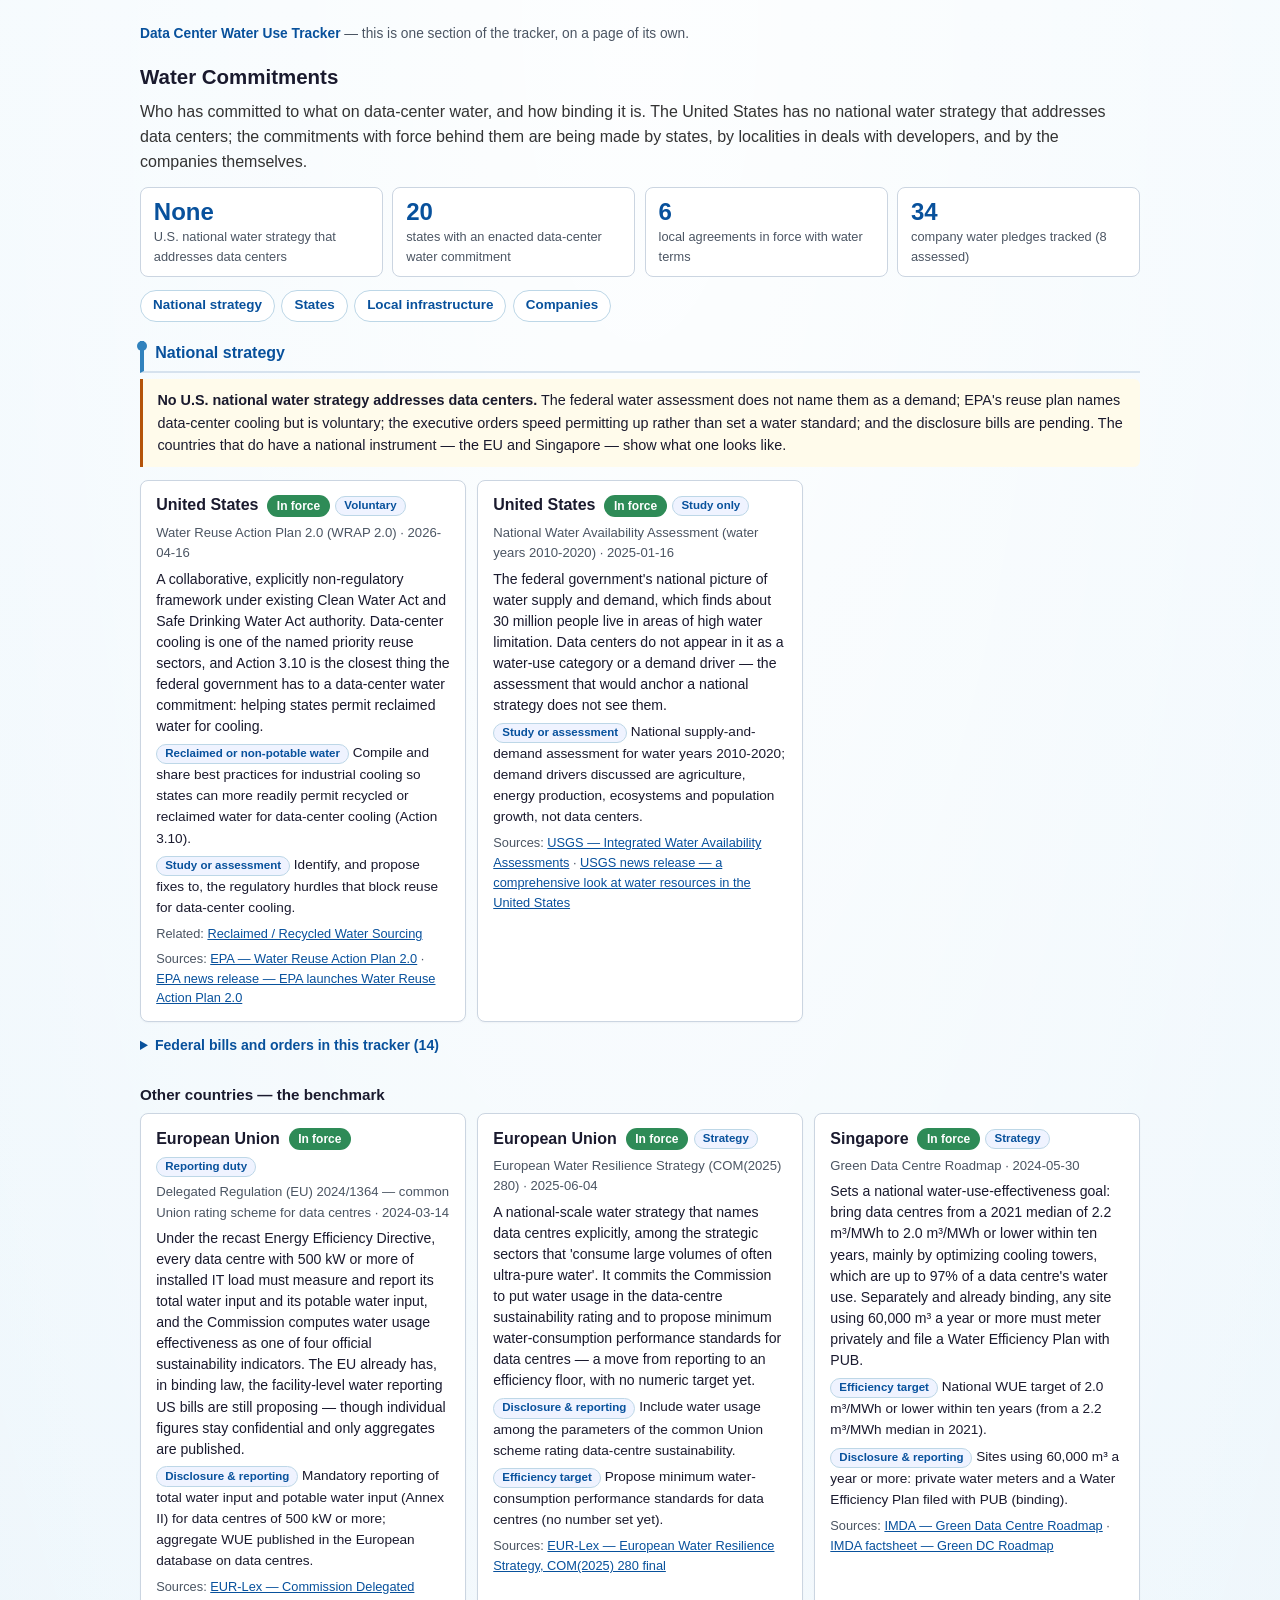
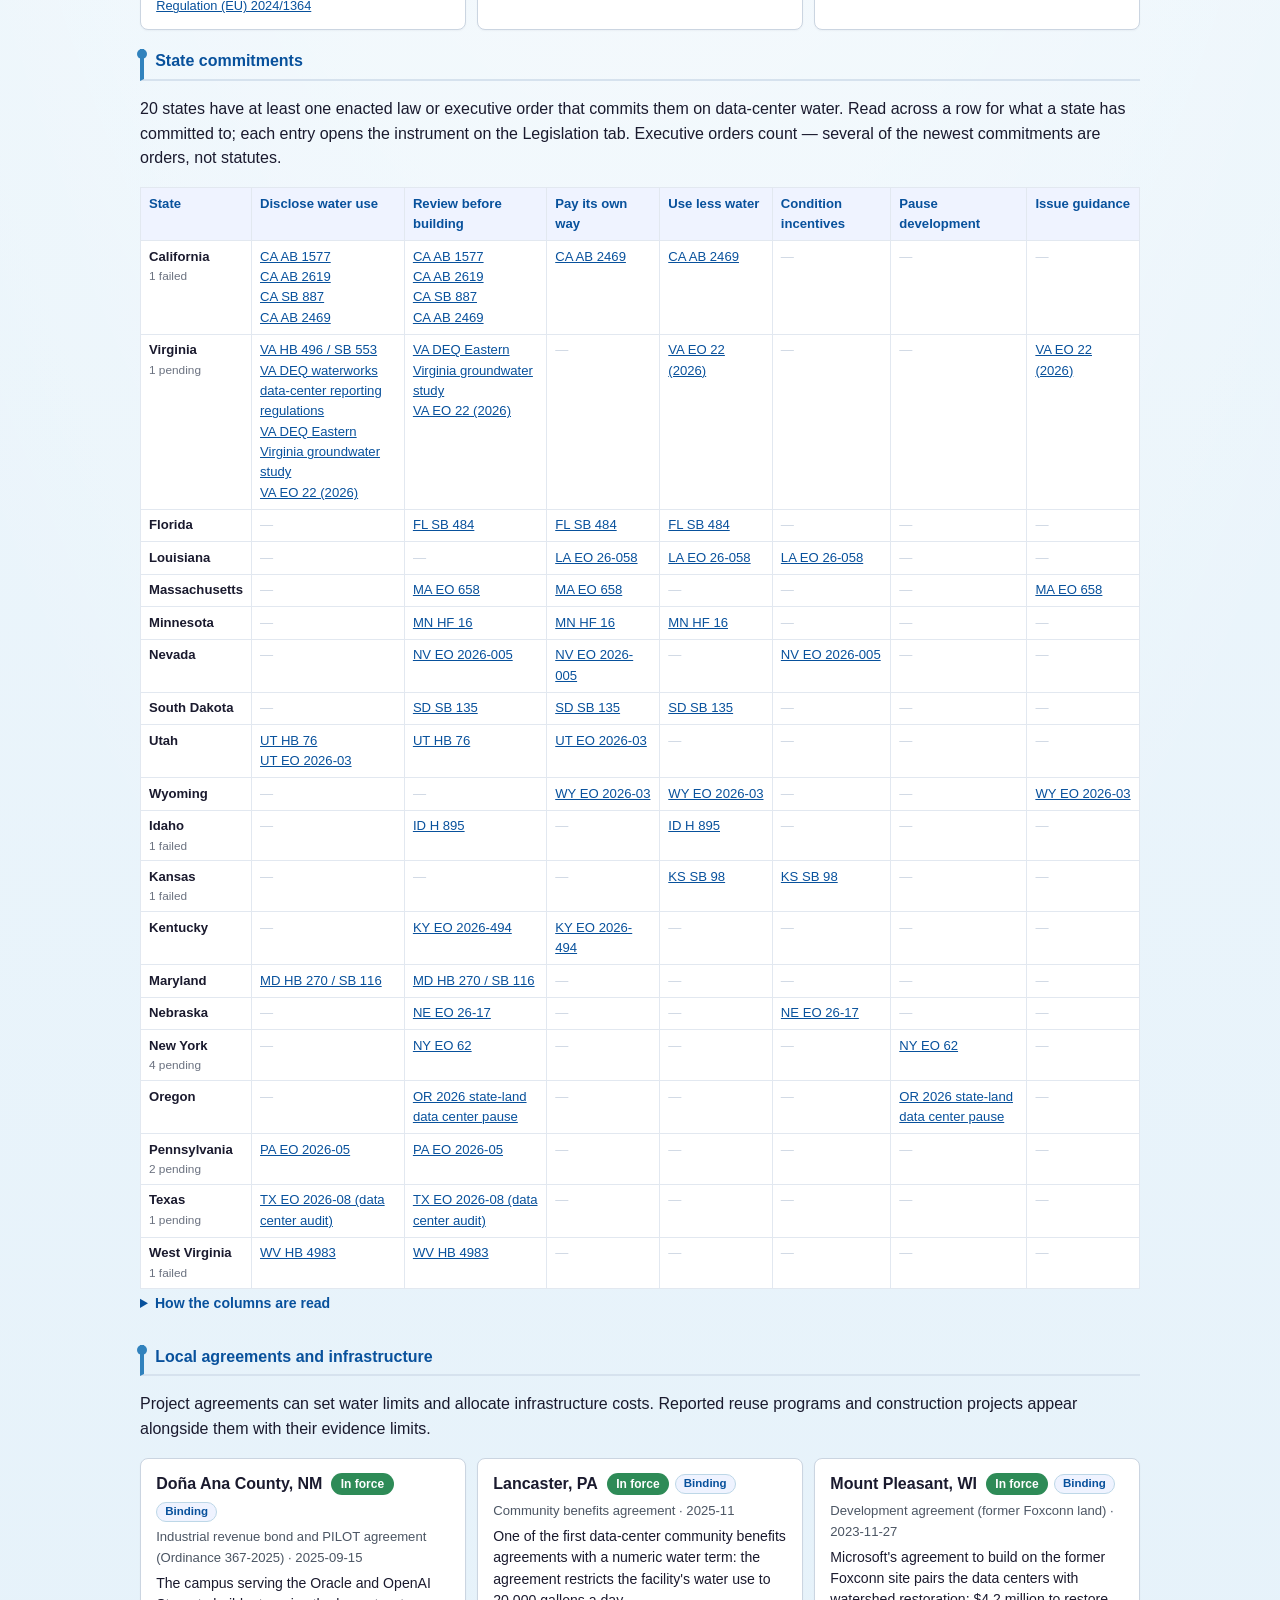
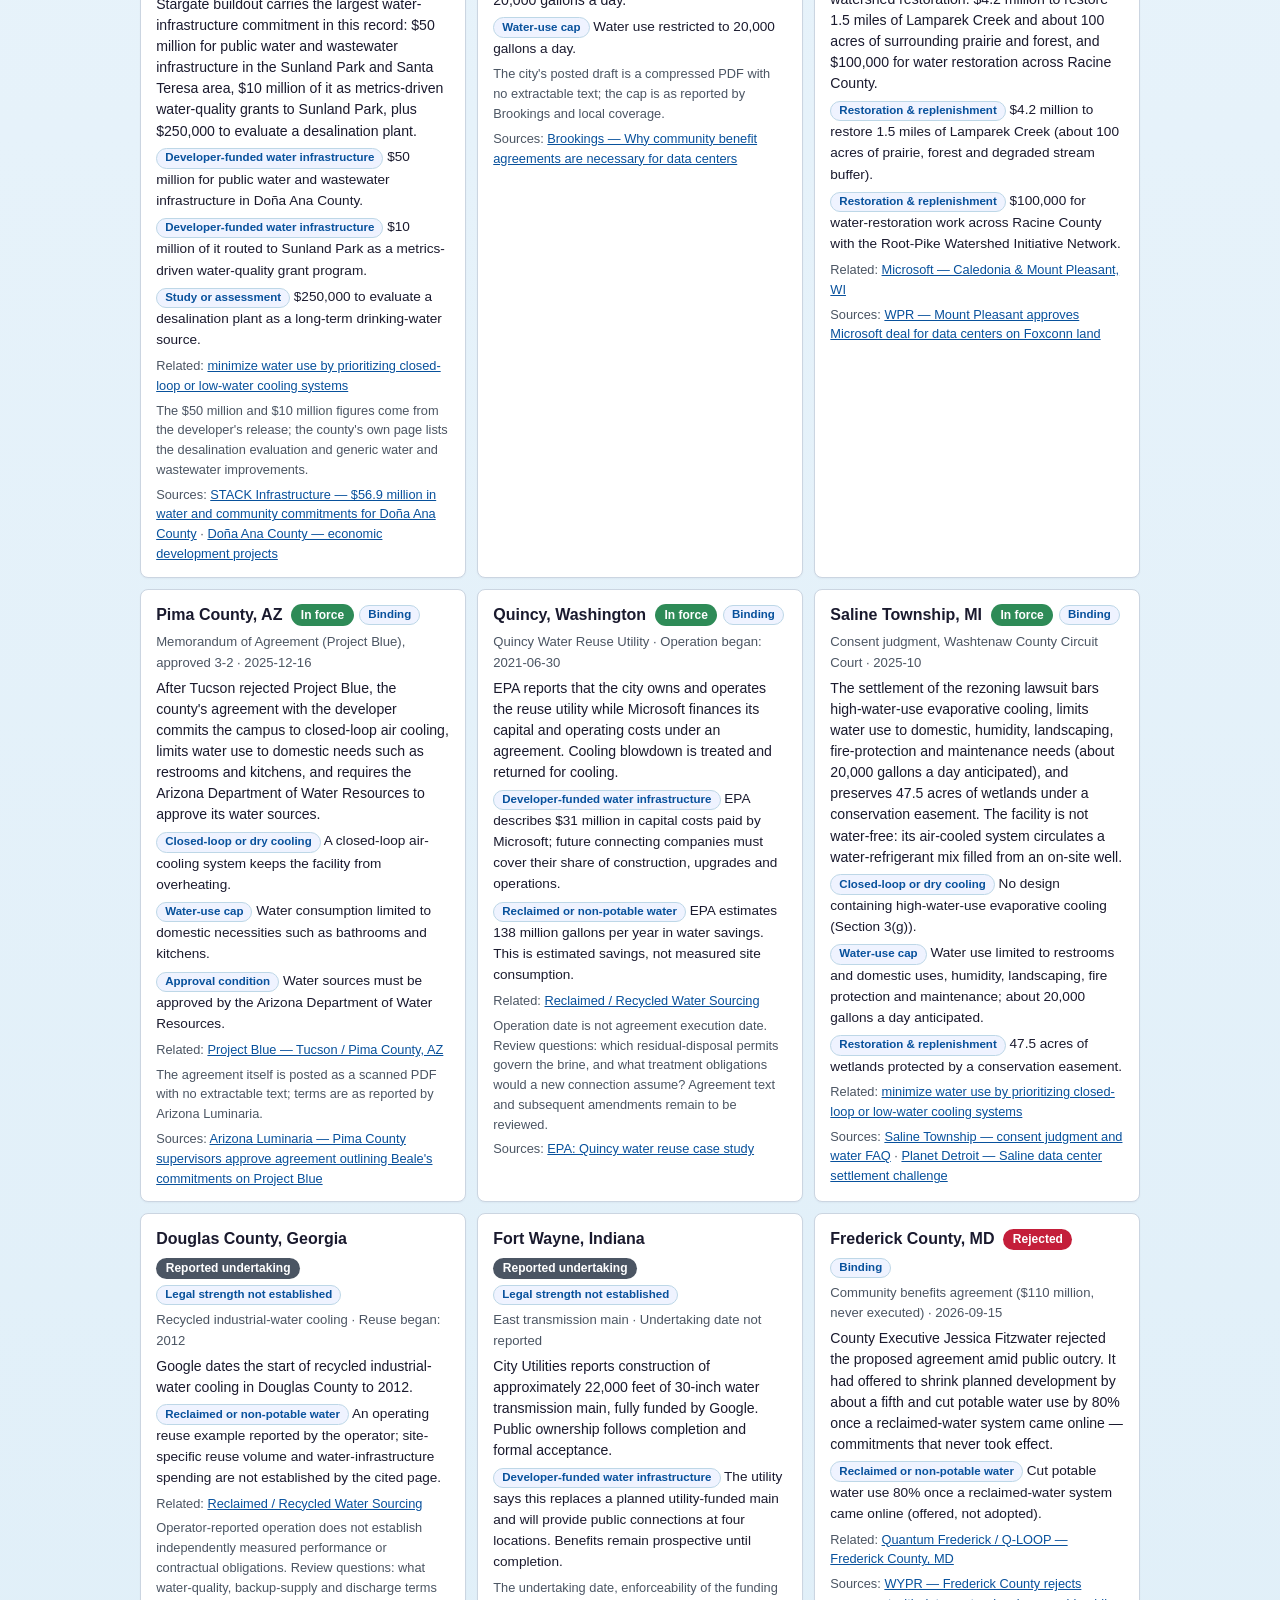
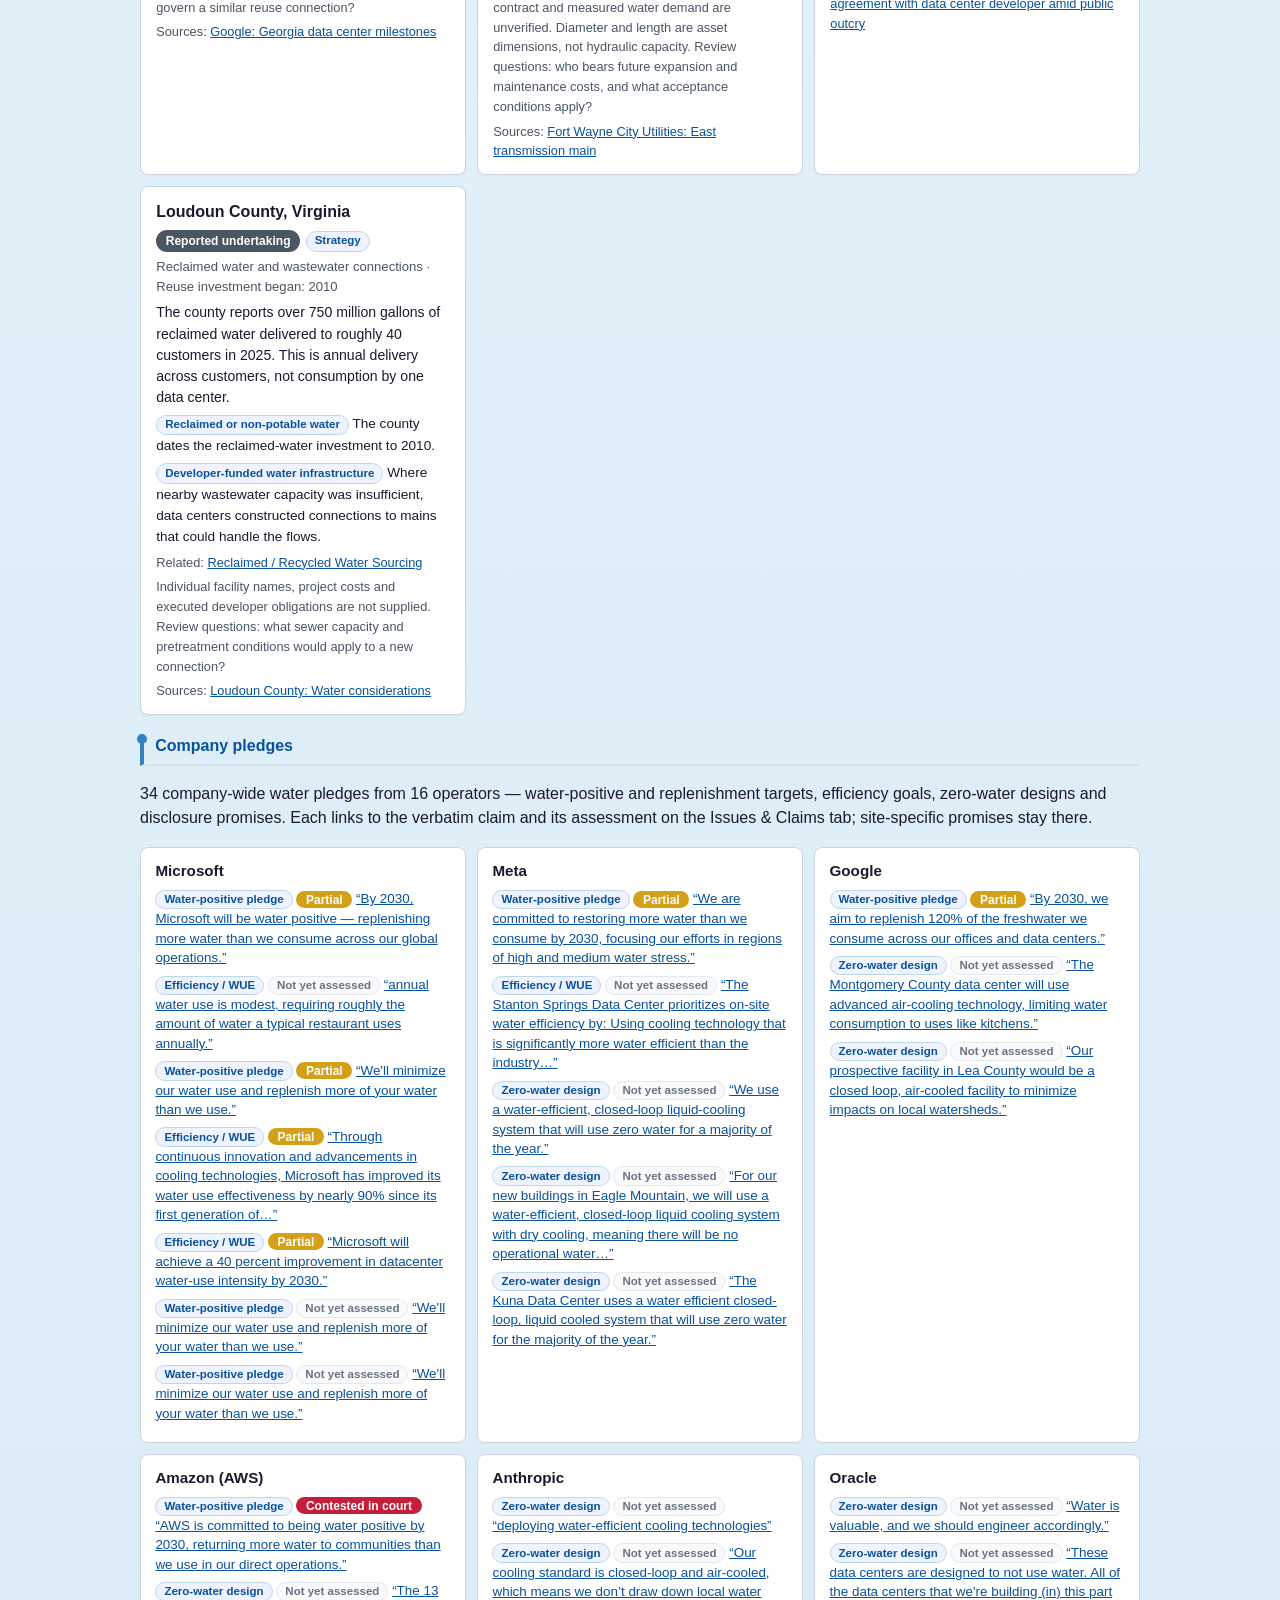
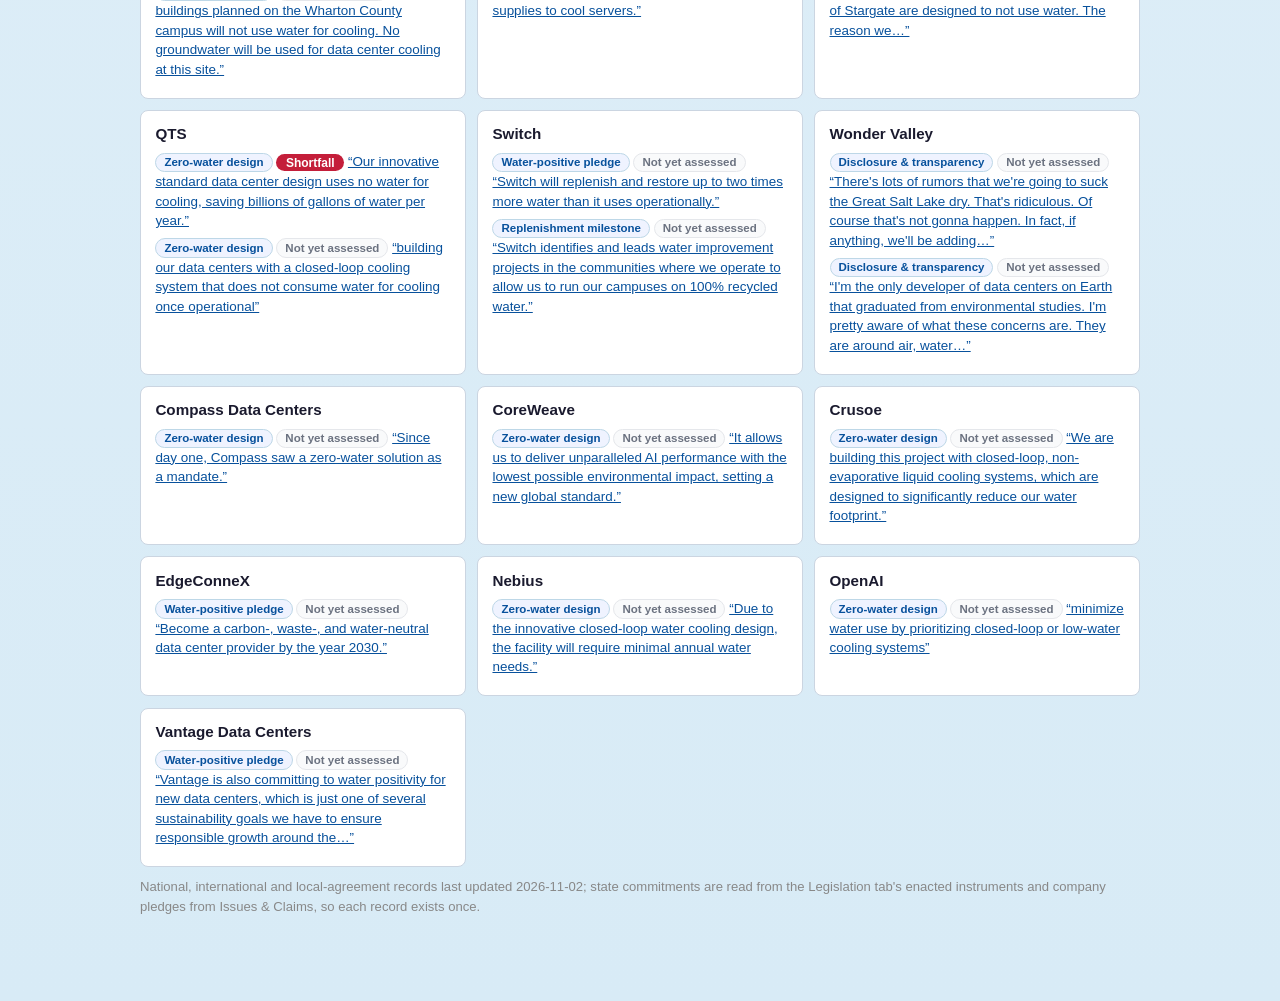
<file: pages/tab-commitments.html>
<!doctype html>
<html lang="en">
<head>
<meta charset="utf-8">
<meta name="viewport" content="width=device-width, initial-scale=1">
<title>Commitments — Data Center Water Use Tracker</title>
<meta name="description" content="Tracking how US data centers draw, discharge, and disclose cooling water — permits, enforcement, statutes, and state and local policy, from public records.">
<link rel="stylesheet" href="site.css">
<script>document.documentElement.classList.add('js')</script>
<!-- No script: every Water Cases part (and any other sub-panel) shows at once. -->
<noscript><style>.subtabpanel[hidden]{display:block}</style></noscript>
<script src="site.js" defer></script>
</head>
<body>
<div class="wrap">
  <p class="tab-page-nav"><a href="index.html#panel-commitments">Data Center Water Use Tracker</a>
  — this is one section of the tracker, on a page of its own.</p>
  <div class="tabpanel" id="panel-commitments" role="tabpanel">
<section class="panel">
  <h2>Water Commitments</h2>
  <p class="lead">Who has committed to what on data-center water, and how binding it is. The United States has no national water strategy that addresses data centers; the commitments with force behind them are being made by states, by localities in deals with developers, and by the companies themselves.</p>
  <div class="commitments" id="commitments"><div class="commit-metrics"><div class="commit-metric"><span class="commit-metric-n">None</span><span class="commit-metric-l">U.S. national water strategy that addresses data centers</span></div><div class="commit-metric"><span class="commit-metric-n">20</span><span class="commit-metric-l">states with an enacted data-center water commitment</span></div><div class="commit-metric"><span class="commit-metric-n">6</span><span class="commit-metric-l">local agreements in force with water terms</span></div><div class="commit-metric"><span class="commit-metric-n">34</span><span class="commit-metric-l">company water pledges tracked (8 assessed)</span></div></div><nav class="paths-jumpnav" aria-label="Commitment levels"><a class="paths-jump" href="#commitments-national">National strategy</a><a class="paths-jump" href="#commitments-states">States</a><a class="paths-jump" href="#commitments-local">Local infrastructure</a><a class="paths-jump" href="#commitments-companies">Companies</a></nav><section id="commitments-national"><h3 class="solution-cat-header">National strategy</h3><div class="commit-finding"><strong>No U.S. national water strategy addresses data centers.</strong> The federal water assessment does not name them as a demand; EPA's reuse plan names data-center cooling but is voluntary; the executive orders speed permitting up rather than set a water standard; and the disclosure bills are pending. The countries that do have a national instrument — the EU and Singapore — show what one looks like.</div><div class="commit-grid"><div class="commit-card" id="commitment-us-epa-wrap-2"><div class="commit-head"><span class="commit-actor">United States</span> <span class="cwa-status-pill" style="background:#2e8b57">In force</span> <span class="commit-binding">Voluntary</span></div><div class="commit-instrument">Water Reuse Action Plan 2.0 (WRAP 2.0) · 2026-04-16</div><p class="commit-summary">A collaborative, explicitly non-regulatory framework under existing Clean Water Act and Safe Drinking Water Act authority. Data-center cooling is one of the named priority reuse sectors, and Action 3.10 is the closest thing the federal government has to a data-center water commitment: helping states permit reclaimed water for cooling.</p><ul class="commit-terms"><li><span class="commit-term">Reclaimed or non-potable water</span> Compile and share best practices for industrial cooling so states can more readily permit recycled or reclaimed water for data-center cooling (Action 3.10).</li><li><span class="commit-term">Study or assessment</span> Identify, and propose fixes to, the regulatory hurdles that block reuse for data-center cooling.</li></ul><div class="commit-related">Related: <a href="tab-solutions.html#solution-reclaimed-water-sourcing">Reclaimed / Recycled Water Sourcing</a></div><div class="commit-sources">Sources: <a href="https://www.epa.gov/waterreuse/water-reuse-action-plan-20" target="_blank" rel="noopener">EPA — Water Reuse Action Plan 2.0</a> · <a href="https://www.epa.gov/newsreleases/epa-launches-water-reuse-action-plan-20-advance-agencys-core-mission-and-strengthen-us" target="_blank" rel="noopener">EPA news release — EPA launches Water Reuse Action Plan 2.0</a></div></div><div class="commit-card" id="commitment-us-usgs-national-water-availability-2025"><div class="commit-head"><span class="commit-actor">United States</span> <span class="cwa-status-pill" style="background:#2e8b57">In force</span> <span class="commit-binding">Study only</span></div><div class="commit-instrument">National Water Availability Assessment (water years 2010-2020) · 2025-01-16</div><p class="commit-summary">The federal government&#x27;s national picture of water supply and demand, which finds about 30 million people live in areas of high water limitation. Data centers do not appear in it as a water-use category or a demand driver — the assessment that would anchor a national strategy does not see them.</p><ul class="commit-terms"><li><span class="commit-term">Study or assessment</span> National supply-and-demand assessment for water years 2010-2020; demand drivers discussed are agriculture, energy production, ecosystems and population growth, not data centers.</li></ul><div class="commit-sources">Sources: <a href="https://www.usgs.gov/special-topics/integrated-water-availability-assessments" target="_blank" rel="noopener">USGS — Integrated Water Availability Assessments</a> · <a href="https://www.usgs.gov/news/national-news-release/usgs-releases-a-comprehensive-look-water-resources-united-states" target="_blank" rel="noopener">USGS news release — a comprehensive look at water resources in the United States</a></div></div></div><details class="commit-fold"><summary>Federal bills and orders in this tracker (14)</summary><ul class="commit-fed"><li class="commit-fed-row"><span class="cwa-status-pill" style="background:#2e8b57">Enacted</span> <a href="tab-legislation.html#bill-qts-richmond-technology-park-dc5-fast-41">QTS Richmond Technology Park DC5 (FAST-41)</a> — First data center designated a FAST-41 covered project</li><li class="commit-fed-row"><span class="cwa-status-pill" style="background:#2e8b57">Enacted</span> <a href="tab-legislation.html#bill-us-ai-action-plan-2025">US AI Action Plan 2025</a> — Winning the Race: America&#x27;s AI Action Plan</li><li class="commit-fed-row"><span class="cwa-status-pill" style="background:#2e8b57">Enacted</span> <a href="tab-legislation.html#bill-us-eo-14318">US EO 14318</a> — Accelerating Federal Permitting of Data Center Infrastructure</li><li class="commit-fed-row"><span class="cwa-status-pill" style="background:#2e8b57">Enacted</span> <a href="tab-legislation.html#bill-us-ndaa-fy2026-sec-1531-p-l-119-60">US NDAA FY2026 Sec. 1531 (P.L. 119-60)</a> — NDAA FY2026 — DoD computing roadmap water-impact reporting (Section 1531)</li><li class="commit-fed-row"><span class="cwa-status-pill" style="background:#08519c">Introduced</span> <a href="tab-legislation.html#bill-us-h-r-2940-advancing-water-reuse-act">US H.R. 2940 (Advancing Water Reuse Act)</a> — Advancing Water Reuse Act</li><li class="commit-fed-row"><span class="cwa-status-pill" style="background:#08519c">Introduced</span> <a href="tab-legislation.html#bill-us-hr-5332">US HR 5332</a> — Liquid Cooling for AI Act of 2025</li><li class="commit-fed-row"><span class="cwa-status-pill" style="background:#08519c">Introduced</span> <a href="tab-legislation.html#bill-us-hr-6984">US HR 6984</a> — Data Center Transparency Act</li><li class="commit-fed-row"><span class="cwa-status-pill" style="background:#08519c">Introduced</span> <a href="tab-legislation.html#bill-us-hr-7066">US HR 7066</a> — Stopping Hikes In Electricity from Large Load Demands (SHIELD) Act</li><li class="commit-fed-row"><span class="cwa-status-pill" style="background:#08519c">Introduced</span> <a href="tab-legislation.html#bill-us-hr-8488">US HR 8488</a> — AI Data Center Site Selection Transparency Act of 2026</li><li class="commit-fed-row"><span class="cwa-status-pill" style="background:#08519c">Introduced</span> <a href="tab-legislation.html#bill-us-s-3682">US S. 3682</a> — Power for the People Act of 2026</li><li class="commit-fed-row"><span class="cwa-status-pill" style="background:#08519c">Introduced</span> <a href="tab-legislation.html#bill-us-s-4213">US S. 4213</a> — Data Center Water and Energy Transparency Act of 2026</li><li class="commit-fed-row"><span class="cwa-status-pill" style="background:#08519c">Introduced</span> <a href="tab-legislation.html#bill-us-s-4214">US S. 4214</a> — Artificial Intelligence Data Center Moratorium Act</li><li class="commit-fed-row"><span class="cwa-status-pill" style="background:#08519c">Introduced</span> <a href="tab-legislation.html#bill-us-s-5054">US S. 5054</a> — Data Center Tax Accountability and Disclosure Act of 2026</li><li class="commit-fed-row"><span class="cwa-status-pill" style="background:#08519c">Introduced</span> <a href="tab-legislation.html#bill-wrda-2026-h-r-9497">WRDA 2026 (H.R. 9497)</a> — Water Resources Development Act of 2026 — commercial/industrial water-user reporting provision</li></ul></details><h4 class="commit-subhead">Other countries — the benchmark</h4><div class="commit-grid"><div class="commit-card" id="commitment-eu-data-centre-rating-scheme-2024"><div class="commit-head"><span class="commit-actor">European Union</span> <span class="cwa-status-pill" style="background:#2e8b57">In force</span> <span class="commit-binding">Reporting duty</span></div><div class="commit-instrument">Delegated Regulation (EU) 2024/1364 — common Union rating scheme for data centres · 2024-03-14</div><p class="commit-summary">Under the recast Energy Efficiency Directive, every data centre with 500 kW or more of installed IT load must measure and report its total water input and its potable water input, and the Commission computes water usage effectiveness as one of four official sustainability indicators. The EU already has, in binding law, the facility-level water reporting US bills are still proposing — though individual figures stay confidential and only aggregates are published.</p><ul class="commit-terms"><li><span class="commit-term">Disclosure &amp; reporting</span> Mandatory reporting of total water input and potable water input (Annex II) for data centres of 500 kW or more; aggregate WUE published in the European database on data centres.</li></ul><div class="commit-sources">Sources: <a href="https://eur-lex.europa.eu/legal-content/EN/TXT/PDF/?uri=OJ:L_202401364" target="_blank" rel="noopener">EUR-Lex — Commission Delegated Regulation (EU) 2024/1364</a></div></div><div class="commit-card" id="commitment-eu-water-resilience-strategy-2025"><div class="commit-head"><span class="commit-actor">European Union</span> <span class="cwa-status-pill" style="background:#2e8b57">In force</span> <span class="commit-binding">Strategy</span></div><div class="commit-instrument">European Water Resilience Strategy (COM(2025) 280) · 2025-06-04</div><p class="commit-summary">A national-scale water strategy that names data centres explicitly, among the strategic sectors that &#x27;consume large volumes of often ultra-pure water&#x27;. It commits the Commission to put water usage in the data-centre sustainability rating and to propose minimum water-consumption performance standards for data centres — a move from reporting to an efficiency floor, with no numeric target yet.</p><ul class="commit-terms"><li><span class="commit-term">Disclosure &amp; reporting</span> Include water usage among the parameters of the common Union scheme rating data-centre sustainability.</li><li><span class="commit-term">Efficiency target</span> Propose minimum water-consumption performance standards for data centres (no number set yet).</li></ul><div class="commit-sources">Sources: <a href="https://eur-lex.europa.eu/legal-content/EN/TXT/PDF/?uri=celex:52025DC0280" target="_blank" rel="noopener">EUR-Lex — European Water Resilience Strategy, COM(2025) 280 final</a></div></div><div class="commit-card" id="commitment-sg-green-data-centre-roadmap-2024"><div class="commit-head"><span class="commit-actor">Singapore</span> <span class="cwa-status-pill" style="background:#2e8b57">In force</span> <span class="commit-binding">Strategy</span></div><div class="commit-instrument">Green Data Centre Roadmap · 2024-05-30</div><p class="commit-summary">Sets a national water-use-effectiveness goal: bring data centres from a 2021 median of 2.2 m³/MWh to 2.0 m³/MWh or lower within ten years, mainly by optimizing cooling towers, which are up to 97% of a data centre&#x27;s water use. Separately and already binding, any site using 60,000 m³ a year or more must meter privately and file a Water Efficiency Plan with PUB.</p><ul class="commit-terms"><li><span class="commit-term">Efficiency target</span> National WUE target of 2.0 m³/MWh or lower within ten years (from a 2.2 m³/MWh median in 2021).</li><li><span class="commit-term">Disclosure &amp; reporting</span> Sites using 60,000 m³ a year or more: private water meters and a Water Efficiency Plan filed with PUB (binding).</li></ul><div class="commit-sources">Sources: <a href="https://www.imda.gov.sg/-/media/imda/files/how-we-can-help/green-dc-roadmap/green-dc-roadmap.pdf" target="_blank" rel="noopener">IMDA — Green Data Centre Roadmap</a> · <a href="https://isomer-user-content.by.gov.sg/38/c49f426a-8053-4c7f-bbaa-8437b743a18f/files-Speeches%202024-1__Factsheet_IMDA_Green_DC_Roadmap.pdf" target="_blank" rel="noopener">IMDA factsheet — Green DC Roadmap</a></div></div></div></section><section id="commitments-states"><h3 class="solution-cat-header">State commitments</h3><p>20 states have at least one enacted law or executive order that commits them on data-center water. Read across a row for what a state has committed to; each entry opens the instrument on the Legislation tab. Executive orders count — several of the newest commitments are orders, not statutes.</p><div class="table-wrap"><table class="commit-matrix"><thead><tr><th scope="col">State</th><th scope="col">Disclose water use</th><th scope="col">Review before building</th><th scope="col">Pay its own way</th><th scope="col">Use less water</th><th scope="col">Condition incentives</th><th scope="col">Pause development</th><th scope="col">Issue guidance</th></tr></thead><tbody><tr><th scope="row">California<span class="commit-state-note">1 failed</span></th><td><a href="tab-legislation.html#bill-ca-ab-1577">CA AB 1577</a><br><a href="tab-legislation.html#bill-ca-ab-2619">CA AB 2619</a><br><a href="tab-legislation.html#bill-ca-sb-887">CA SB 887</a><br><a href="tab-legislation.html#bill-ca-ab-2469">CA AB 2469</a></td><td><a href="tab-legislation.html#bill-ca-ab-1577">CA AB 1577</a><br><a href="tab-legislation.html#bill-ca-ab-2619">CA AB 2619</a><br><a href="tab-legislation.html#bill-ca-sb-887">CA SB 887</a><br><a href="tab-legislation.html#bill-ca-ab-2469">CA AB 2469</a></td><td><a href="tab-legislation.html#bill-ca-ab-2469">CA AB 2469</a></td><td><a href="tab-legislation.html#bill-ca-ab-2469">CA AB 2469</a></td><td><span class="commit-empty">—</span></td><td><span class="commit-empty">—</span></td><td><span class="commit-empty">—</span></td></tr><tr><th scope="row">Virginia<span class="commit-state-note">1 pending</span></th><td><a href="tab-legislation.html#bill-va-hb-496-sb-553">VA HB 496 / SB 553</a><br><a href="tab-legislation.html#bill-va-deq-waterworks-data-center-reporting-regulations">VA DEQ waterworks data-center reporting regulations</a><br><a href="tab-legislation.html#bill-va-deq-eastern-virginia-groundwater-study">VA DEQ Eastern Virginia groundwater study</a><br><a href="tab-legislation.html#bill-va-eo-22-2026">VA EO 22 (2026)</a></td><td><a href="tab-legislation.html#bill-va-deq-eastern-virginia-groundwater-study">VA DEQ Eastern Virginia groundwater study</a><br><a href="tab-legislation.html#bill-va-eo-22-2026">VA EO 22 (2026)</a></td><td><span class="commit-empty">—</span></td><td><a href="tab-legislation.html#bill-va-eo-22-2026">VA EO 22 (2026)</a></td><td><span class="commit-empty">—</span></td><td><span class="commit-empty">—</span></td><td><a href="tab-legislation.html#bill-va-eo-22-2026">VA EO 22 (2026)</a></td></tr><tr><th scope="row">Florida</th><td><span class="commit-empty">—</span></td><td><a href="tab-legislation.html#bill-fl-sb-484">FL SB 484</a></td><td><a href="tab-legislation.html#bill-fl-sb-484">FL SB 484</a></td><td><a href="tab-legislation.html#bill-fl-sb-484">FL SB 484</a></td><td><span class="commit-empty">—</span></td><td><span class="commit-empty">—</span></td><td><span class="commit-empty">—</span></td></tr><tr><th scope="row">Louisiana</th><td><span class="commit-empty">—</span></td><td><span class="commit-empty">—</span></td><td><a href="tab-legislation.html#bill-la-eo-26-058">LA EO 26-058</a></td><td><a href="tab-legislation.html#bill-la-eo-26-058">LA EO 26-058</a></td><td><a href="tab-legislation.html#bill-la-eo-26-058">LA EO 26-058</a></td><td><span class="commit-empty">—</span></td><td><span class="commit-empty">—</span></td></tr><tr><th scope="row">Massachusetts</th><td><span class="commit-empty">—</span></td><td><a href="tab-legislation.html#bill-ma-eo-658">MA EO 658</a></td><td><a href="tab-legislation.html#bill-ma-eo-658">MA EO 658</a></td><td><span class="commit-empty">—</span></td><td><span class="commit-empty">—</span></td><td><span class="commit-empty">—</span></td><td><a href="tab-legislation.html#bill-ma-eo-658">MA EO 658</a></td></tr><tr><th scope="row">Minnesota</th><td><span class="commit-empty">—</span></td><td><a href="tab-legislation.html#bill-mn-hf-16">MN HF 16</a></td><td><a href="tab-legislation.html#bill-mn-hf-16">MN HF 16</a></td><td><a href="tab-legislation.html#bill-mn-hf-16">MN HF 16</a></td><td><span class="commit-empty">—</span></td><td><span class="commit-empty">—</span></td><td><span class="commit-empty">—</span></td></tr><tr><th scope="row">Nevada</th><td><span class="commit-empty">—</span></td><td><a href="tab-legislation.html#bill-nv-eo-2026-005">NV EO 2026-005</a></td><td><a href="tab-legislation.html#bill-nv-eo-2026-005">NV EO 2026-005</a></td><td><span class="commit-empty">—</span></td><td><a href="tab-legislation.html#bill-nv-eo-2026-005">NV EO 2026-005</a></td><td><span class="commit-empty">—</span></td><td><span class="commit-empty">—</span></td></tr><tr><th scope="row">South Dakota</th><td><span class="commit-empty">—</span></td><td><a href="tab-legislation.html#bill-sd-sb-135">SD SB 135</a></td><td><a href="tab-legislation.html#bill-sd-sb-135">SD SB 135</a></td><td><a href="tab-legislation.html#bill-sd-sb-135">SD SB 135</a></td><td><span class="commit-empty">—</span></td><td><span class="commit-empty">—</span></td><td><span class="commit-empty">—</span></td></tr><tr><th scope="row">Utah</th><td><a href="tab-legislation.html#bill-ut-hb-76">UT HB 76</a><br><a href="tab-legislation.html#bill-ut-eo-2026-03">UT EO 2026-03</a></td><td><a href="tab-legislation.html#bill-ut-hb-76">UT HB 76</a></td><td><a href="tab-legislation.html#bill-ut-eo-2026-03">UT EO 2026-03</a></td><td><span class="commit-empty">—</span></td><td><span class="commit-empty">—</span></td><td><span class="commit-empty">—</span></td><td><span class="commit-empty">—</span></td></tr><tr><th scope="row">Wyoming</th><td><span class="commit-empty">—</span></td><td><span class="commit-empty">—</span></td><td><a href="tab-legislation.html#bill-wy-eo-2026-03">WY EO 2026-03</a></td><td><a href="tab-legislation.html#bill-wy-eo-2026-03">WY EO 2026-03</a></td><td><span class="commit-empty">—</span></td><td><span class="commit-empty">—</span></td><td><a href="tab-legislation.html#bill-wy-eo-2026-03">WY EO 2026-03</a></td></tr><tr><th scope="row">Idaho<span class="commit-state-note">1 failed</span></th><td><span class="commit-empty">—</span></td><td><a href="tab-legislation.html#bill-id-h-895">ID H 895</a></td><td><span class="commit-empty">—</span></td><td><a href="tab-legislation.html#bill-id-h-895">ID H 895</a></td><td><span class="commit-empty">—</span></td><td><span class="commit-empty">—</span></td><td><span class="commit-empty">—</span></td></tr><tr><th scope="row">Kansas<span class="commit-state-note">1 failed</span></th><td><span class="commit-empty">—</span></td><td><span class="commit-empty">—</span></td><td><span class="commit-empty">—</span></td><td><a href="tab-legislation.html#bill-ks-sb-98">KS SB 98</a></td><td><a href="tab-legislation.html#bill-ks-sb-98">KS SB 98</a></td><td><span class="commit-empty">—</span></td><td><span class="commit-empty">—</span></td></tr><tr><th scope="row">Kentucky</th><td><span class="commit-empty">—</span></td><td><a href="tab-legislation.html#bill-ky-eo-2026-494">KY EO 2026-494</a></td><td><a href="tab-legislation.html#bill-ky-eo-2026-494">KY EO 2026-494</a></td><td><span class="commit-empty">—</span></td><td><span class="commit-empty">—</span></td><td><span class="commit-empty">—</span></td><td><span class="commit-empty">—</span></td></tr><tr><th scope="row">Maryland</th><td><a href="tab-legislation.html#bill-md-hb-270-sb-116">MD HB 270 / SB 116</a></td><td><a href="tab-legislation.html#bill-md-hb-270-sb-116">MD HB 270 / SB 116</a></td><td><span class="commit-empty">—</span></td><td><span class="commit-empty">—</span></td><td><span class="commit-empty">—</span></td><td><span class="commit-empty">—</span></td><td><span class="commit-empty">—</span></td></tr><tr><th scope="row">Nebraska</th><td><span class="commit-empty">—</span></td><td><a href="tab-legislation.html#bill-ne-eo-26-17">NE EO 26-17</a></td><td><span class="commit-empty">—</span></td><td><span class="commit-empty">—</span></td><td><a href="tab-legislation.html#bill-ne-eo-26-17">NE EO 26-17</a></td><td><span class="commit-empty">—</span></td><td><span class="commit-empty">—</span></td></tr><tr><th scope="row">New York<span class="commit-state-note">4 pending</span></th><td><span class="commit-empty">—</span></td><td><a href="tab-legislation.html#bill-ny-eo-62">NY EO 62</a></td><td><span class="commit-empty">—</span></td><td><span class="commit-empty">—</span></td><td><span class="commit-empty">—</span></td><td><a href="tab-legislation.html#bill-ny-eo-62">NY EO 62</a></td><td><span class="commit-empty">—</span></td></tr><tr><th scope="row">Oregon</th><td><span class="commit-empty">—</span></td><td><a href="tab-legislation.html#bill-or-2026-state-land-data-center-pause">OR 2026 state-land data center pause</a></td><td><span class="commit-empty">—</span></td><td><span class="commit-empty">—</span></td><td><span class="commit-empty">—</span></td><td><a href="tab-legislation.html#bill-or-2026-state-land-data-center-pause">OR 2026 state-land data center pause</a></td><td><span class="commit-empty">—</span></td></tr><tr><th scope="row">Pennsylvania<span class="commit-state-note">2 pending</span></th><td><a href="tab-legislation.html#bill-pa-eo-2026-05">PA EO 2026-05</a></td><td><a href="tab-legislation.html#bill-pa-eo-2026-05">PA EO 2026-05</a></td><td><span class="commit-empty">—</span></td><td><span class="commit-empty">—</span></td><td><span class="commit-empty">—</span></td><td><span class="commit-empty">—</span></td><td><span class="commit-empty">—</span></td></tr><tr><th scope="row">Texas<span class="commit-state-note">1 pending</span></th><td><a href="tab-legislation.html#bill-tx-eo-2026-08-data-center-audit">TX EO 2026-08 (data center audit)</a></td><td><a href="tab-legislation.html#bill-tx-eo-2026-08-data-center-audit">TX EO 2026-08 (data center audit)</a></td><td><span class="commit-empty">—</span></td><td><span class="commit-empty">—</span></td><td><span class="commit-empty">—</span></td><td><span class="commit-empty">—</span></td><td><span class="commit-empty">—</span></td></tr><tr><th scope="row">West Virginia<span class="commit-state-note">1 failed</span></th><td><a href="tab-legislation.html#bill-wv-hb-4983">WV HB 4983</a></td><td><a href="tab-legislation.html#bill-wv-hb-4983">WV HB 4983</a></td><td><span class="commit-empty">—</span></td><td><span class="commit-empty">—</span></td><td><span class="commit-empty">—</span></td><td><span class="commit-empty">—</span></td><td><span class="commit-empty">—</span></td></tr></tbody></table></div><details class="commit-fold"><summary>How the columns are read</summary><p>Each column is the set of principle tags that express it:</p><ul><li><strong>Disclose water use</strong> — Disclosure, Transparency, NDA prohibition</li><li><strong>Review before building</strong> — Preemptive review, Permit oversight</li><li><strong>Pay its own way</strong> — Cost allocation</li><li><strong>Use less water</strong> — Conservation, Closed-loop cooling</li><li><strong>Condition incentives</strong> — Subsidy conditions</li><li><strong>Pause development</strong> — Moratorium</li><li><strong>Issue guidance</strong> — Best-practice guidance</li></ul></details></section><section id="commitments-local"><h3 class="solution-cat-header">Local agreements and infrastructure</h3><p>Project agreements can set water limits and allocate infrastructure costs. Reported reuse programs and construction projects appear alongside them with their evidence limits.</p><div class="commit-grid"><div class="commit-card" id="commitment-dona-ana-nm-project-jupiter-2025"><div class="commit-head"><span class="commit-actor">Doña Ana County, NM</span> <span class="cwa-status-pill" style="background:#2e8b57">In force</span> <span class="commit-binding">Binding</span></div><div class="commit-instrument">Industrial revenue bond and PILOT agreement (Ordinance 367-2025) · 2025-09-15</div><p class="commit-summary">The campus serving the Oracle and OpenAI Stargate buildout carries the largest water-infrastructure commitment in this record: $50 million for public water and wastewater infrastructure in the Sunland Park and Santa Teresa area, $10 million of it as metrics-driven water-quality grants to Sunland Park, plus $250,000 to evaluate a desalination plant.</p><ul class="commit-terms"><li><span class="commit-term">Developer-funded water infrastructure</span> $50 million for public water and wastewater infrastructure in Doña Ana County.</li><li><span class="commit-term">Developer-funded water infrastructure</span> $10 million of it routed to Sunland Park as a metrics-driven water-quality grant program.</li><li><span class="commit-term">Study or assessment</span> $250,000 to evaluate a desalination plant as a long-term drinking-water source.</li></ul><div class="commit-related">Related: <a href="tab-issues.html#claim-openai-water-stargate-community-2026">minimize water use by prioritizing closed-loop or low-water cooling systems</a></div><p class="commit-note">The $50 million and $10 million figures come from the developer&#x27;s release; the county&#x27;s own page lists the desalination evaluation and generic water and wastewater improvements.</p><div class="commit-sources">Sources: <a href="https://www.stackinfra.com/about/news-press/press-releases/stack-infrastructure-and-borderplex-digital-announce-cumulative-56-9-million-in-water-and-community-commitments-for-dona-ana-county-through-project-jupiter/" target="_blank" rel="noopener">STACK Infrastructure — $56.9 million in water and community commitments for Doña Ana County</a> · <a href="https://www.donaana.gov/about_us/economic_development_projects.php" target="_blank" rel="noopener">Doña Ana County — economic development projects</a></div></div><div class="commit-card" id="commitment-lancaster-pa-coreweave-cba-2025"><div class="commit-head"><span class="commit-actor">Lancaster, PA</span> <span class="cwa-status-pill" style="background:#2e8b57">In force</span> <span class="commit-binding">Binding</span></div><div class="commit-instrument">Community benefits agreement · 2025-11</div><p class="commit-summary">One of the first data-center community benefits agreements with a numeric water term: the agreement restricts the facility&#x27;s water use to 20,000 gallons a day.</p><ul class="commit-terms"><li><span class="commit-term">Water-use cap</span> Water use restricted to 20,000 gallons a day.</li></ul><p class="commit-note">The city&#x27;s posted draft is a compressed PDF with no extractable text; the cap is as reported by Brookings and local coverage.</p><div class="commit-sources">Sources: <a href="https://www.brookings.edu/articles/why-community-benefit-agreements-are-necessary-for-data-centers/" target="_blank" rel="noopener">Brookings — Why community benefit agreements are necessary for data centers</a></div></div><div class="commit-card" id="commitment-mount-pleasant-wi-microsoft-agreement-2023"><div class="commit-head"><span class="commit-actor">Mount Pleasant, WI</span> <span class="cwa-status-pill" style="background:#2e8b57">In force</span> <span class="commit-binding">Binding</span></div><div class="commit-instrument">Development agreement (former Foxconn land) · 2023-11-27</div><p class="commit-summary">Microsoft&#x27;s agreement to build on the former Foxconn site pairs the data centers with watershed restoration: $4.2 million to restore 1.5 miles of Lamparek Creek and about 100 acres of surrounding prairie and forest, and $100,000 for water restoration across Racine County.</p><ul class="commit-terms"><li><span class="commit-term">Restoration &amp; replenishment</span> $4.2 million to restore 1.5 miles of Lamparek Creek (about 100 acres of prairie, forest and degraded stream buffer).</li><li><span class="commit-term">Restoration &amp; replenishment</span> $100,000 for water-restoration work across Racine County with the Root-Pike Watershed Initiative Network.</li></ul><div class="commit-related">Related: <a href="tab-issues.html#site-microsoft-racine-county-wi">Microsoft — Caledonia &amp; Mount Pleasant, WI</a></div><div class="commit-sources">Sources: <a href="https://www.wpr.org/politics/mount-pleasant-approves-microsoft-deal-data-centers-foxconn-land" target="_blank" rel="noopener">WPR — Mount Pleasant approves Microsoft deal for data centers on Foxconn land</a></div></div><div class="commit-card" id="commitment-pima-county-project-blue-moa-2025"><div class="commit-head"><span class="commit-actor">Pima County, AZ</span> <span class="cwa-status-pill" style="background:#2e8b57">In force</span> <span class="commit-binding">Binding</span></div><div class="commit-instrument">Memorandum of Agreement (Project Blue), approved 3-2 · 2025-12-16</div><p class="commit-summary">After Tucson rejected Project Blue, the county&#x27;s agreement with the developer commits the campus to closed-loop air cooling, limits water use to domestic needs such as restrooms and kitchens, and requires the Arizona Department of Water Resources to approve its water sources.</p><ul class="commit-terms"><li><span class="commit-term">Closed-loop or dry cooling</span> A closed-loop air-cooling system keeps the facility from overheating.</li><li><span class="commit-term">Water-use cap</span> Water consumption limited to domestic necessities such as bathrooms and kitchens.</li><li><span class="commit-term">Approval condition</span> Water sources must be approved by the Arizona Department of Water Resources.</li></ul><div class="commit-related">Related: <a href="tab-issues.html#site-project-blue-tucson-az">Project Blue — Tucson / Pima County, AZ</a></div><p class="commit-note">The agreement itself is posted as a scanned PDF with no extractable text; terms are as reported by Arizona Luminaria.</p><div class="commit-sources">Sources: <a href="https://azluminaria.org/2025/12/16/pima-county-supervisors-approve-agreement-outlining-beales-commitments-on-project-blue/" target="_blank" rel="noopener">Arizona Luminaria — Pima County supervisors approve agreement outlining Beale&#x27;s commitments on Project Blue</a></div></div><div class="commit-card" id="commitment-quincy-wa-reuse-utility-2021"><div class="commit-head"><span class="commit-actor">Quincy, Washington</span> <span class="cwa-status-pill" style="background:#2e8b57">In force</span> <span class="commit-binding">Binding</span></div><div class="commit-instrument">Quincy Water Reuse Utility · Operation began: 2021-06-30</div><p class="commit-summary">EPA reports that the city owns and operates the reuse utility while Microsoft finances its capital and operating costs under an agreement. Cooling blowdown is treated and returned for cooling.</p><ul class="commit-terms"><li><span class="commit-term">Developer-funded water infrastructure</span> EPA describes $31 million in capital costs paid by Microsoft; future connecting companies must cover their share of construction, upgrades and operations.</li><li><span class="commit-term">Reclaimed or non-potable water</span> EPA estimates 138 million gallons per year in water savings. This is estimated savings, not measured site consumption.</li></ul><div class="commit-related">Related: <a href="tab-solutions.html#solution-reclaimed-water-sourcing">Reclaimed / Recycled Water Sourcing</a></div><p class="commit-note">Operation date is not agreement execution date. Review questions: which residual-disposal permits govern the brine, and what treatment obligations would a new connection assume? Agreement text and subsequent amendments remain to be reviewed.</p><div class="commit-sources">Sources: <a href="https://www.epa.gov/waterreuse/water-reuse-case-study-quincy-washington" target="_blank" rel="noopener">EPA: Quincy water reuse case study</a></div></div><div class="commit-card" id="commitment-saline-township-mi-consent-judgment-2025"><div class="commit-head"><span class="commit-actor">Saline Township, MI</span> <span class="cwa-status-pill" style="background:#2e8b57">In force</span> <span class="commit-binding">Binding</span></div><div class="commit-instrument">Consent judgment, Washtenaw County Circuit Court · 2025-10</div><p class="commit-summary">The settlement of the rezoning lawsuit bars high-water-use evaporative cooling, limits water use to domestic, humidity, landscaping, fire-protection and maintenance needs (about 20,000 gallons a day anticipated), and preserves 47.5 acres of wetlands under a conservation easement. The facility is not water-free: its air-cooled system circulates a water-refrigerant mix filled from an on-site well.</p><ul class="commit-terms"><li><span class="commit-term">Closed-loop or dry cooling</span> No design containing high-water-use evaporative cooling (Section 3(g)).</li><li><span class="commit-term">Water-use cap</span> Water use limited to restrooms and domestic uses, humidity, landscaping, fire protection and maintenance; about 20,000 gallons a day anticipated.</li><li><span class="commit-term">Restoration &amp; replenishment</span> 47.5 acres of wetlands protected by a conservation easement.</li></ul><div class="commit-related">Related: <a href="tab-issues.html#claim-openai-water-stargate-community-2026">minimize water use by prioritizing closed-loop or low-water cooling systems</a></div><div class="commit-sources">Sources: <a href="https://salinetownship.org/go.php?id=731&amp;table=page_uploads" target="_blank" rel="noopener">Saline Township — consent judgment and water FAQ</a> · <a href="https://planetdetroit.org/2025/12/saline-data-center-settlement-challenge/" target="_blank" rel="noopener">Planet Detroit — Saline data center settlement challenge</a></div></div><div class="commit-card" id="commitment-douglas-county-ga-google-reuse-2012"><div class="commit-head"><span class="commit-actor">Douglas County, Georgia</span> <span class="cwa-status-pill" style="background:#4b5563">Reported undertaking</span> <span class="commit-binding">Legal strength not established</span></div><div class="commit-instrument">Recycled industrial-water cooling · Reuse began: 2012</div><p class="commit-summary">Google dates the start of recycled industrial-water cooling in Douglas County to 2012.</p><ul class="commit-terms"><li><span class="commit-term">Reclaimed or non-potable water</span> An operating reuse example reported by the operator; site-specific reuse volume and water-infrastructure spending are not established by the cited page.</li></ul><div class="commit-related">Related: <a href="tab-solutions.html#solution-reclaimed-water-sourcing">Reclaimed / Recycled Water Sourcing</a></div><p class="commit-note">Operator-reported operation does not establish independently measured performance or contractual obligations. Review questions: what water-quality, backup-supply and discharge terms govern a similar reuse connection?</p><div class="commit-sources">Sources: <a href="https://datacenters.google/locations/georgia/" target="_blank" rel="noopener">Google: Georgia data center milestones</a></div></div><div class="commit-card" id="commitment-fort-wayne-in-east-transmission-main"><div class="commit-head"><span class="commit-actor">Fort Wayne, Indiana</span> <span class="cwa-status-pill" style="background:#4b5563">Reported undertaking</span> <span class="commit-binding">Legal strength not established</span></div><div class="commit-instrument">East transmission main · Undertaking date not reported</div><p class="commit-summary">City Utilities reports construction of approximately 22,000 feet of 30-inch water transmission main, fully funded by Google. Public ownership follows completion and formal acceptance.</p><ul class="commit-terms"><li><span class="commit-term">Developer-funded water infrastructure</span> The utility says this replaces a planned utility-funded main and will provide public connections at four locations. Benefits remain prospective until completion.</li></ul><p class="commit-note">The undertaking date, enforceability of the funding contract and measured water demand are unverified. Diameter and length are asset dimensions, not hydraulic capacity. Review questions: who bears future expansion and maintenance costs, and what acceptance conditions apply?</p><div class="commit-sources">Sources: <a href="https://utilities.cityoffortwayne.org/projects/east-transmission-main/" target="_blank" rel="noopener">Fort Wayne City Utilities: East transmission main</a></div></div><div class="commit-card" id="commitment-frederick-county-md-quantum-cba-2026"><div class="commit-head"><span class="commit-actor">Frederick County, MD</span> <span class="cwa-status-pill" style="background:#c41e3a">Rejected</span> <span class="commit-binding">Binding</span></div><div class="commit-instrument">Community benefits agreement ($110 million, never executed) · 2026-09-15</div><p class="commit-summary">County Executive Jessica Fitzwater rejected the proposed agreement amid public outcry. It had offered to shrink planned development by about a fifth and cut potable water use by 80% once a reclaimed-water system came online — commitments that never took effect.</p><ul class="commit-terms"><li><span class="commit-term">Reclaimed or non-potable water</span> Cut potable water use 80% once a reclaimed-water system came online (offered, not adopted).</li></ul><div class="commit-related">Related: <a href="tab-issues.html#site-quantum-loophole-frederick-md">Quantum Frederick / Q-LOOP — Frederick County, MD</a></div><div class="commit-sources">Sources: <a href="https://www.wypr.org/wypr-news/2026-09-15/frederick-county-rejects-agreement-with-data-center-developer-amidst-public-outcry" target="_blank" rel="noopener">WYPR — Frederick County rejects agreement with data center developer amid public outcry</a></div></div><div class="commit-card" id="commitment-loudoun-va-reclaimed-water-program"><div class="commit-head"><span class="commit-actor">Loudoun County, Virginia</span> <span class="cwa-status-pill" style="background:#4b5563">Reported undertaking</span> <span class="commit-binding">Strategy</span></div><div class="commit-instrument">Reclaimed water and wastewater connections · Reuse investment began: 2010</div><p class="commit-summary">The county reports over 750 million gallons of reclaimed water delivered to roughly 40 customers in 2025. This is annual delivery across customers, not consumption by one data center.</p><ul class="commit-terms"><li><span class="commit-term">Reclaimed or non-potable water</span> The county dates the reclaimed-water investment to 2010.</li><li><span class="commit-term">Developer-funded water infrastructure</span> Where nearby wastewater capacity was insufficient, data centers constructed connections to mains that could handle the flows.</li></ul><div class="commit-related">Related: <a href="tab-solutions.html#solution-reclaimed-water-sourcing">Reclaimed / Recycled Water Sourcing</a></div><p class="commit-note">Individual facility names, project costs and executed developer obligations are not supplied. Review questions: what sewer capacity and pretreatment conditions would apply to a new connection?</p><div class="commit-sources">Sources: <a href="https://www.loudoun.gov/6402/Water-Considerations" target="_blank" rel="noopener">Loudoun County: Water considerations</a></div></div></div></section><section id="commitments-companies"><h3 class="solution-cat-header">Company pledges</h3><p>34 company-wide water pledges from 16 operators — water-positive and replenishment targets, efficiency goals, zero-water designs and disclosure promises. Each links to the verbatim claim and its assessment on the Issues &amp; Claims tab; site-specific promises stay there.</p><div class="commit-companies"><div class="commit-company"><h4>Microsoft</h4><ul><li class="commit-pledge"><span class="commit-term">Water-positive pledge</span> <span class="cwa-status-pill" style="background:#d4a017">Partial</span> <a href="tab-issues.html#claim-ms-water-positive-2030">“By 2030, Microsoft will be water positive — replenishing more water than we consume across our global operations.”</a></li><li class="commit-pledge"><span class="commit-term">Efficiency / WUE</span> <span class="commit-unassessed">Not yet assessed</span> <a href="tab-issues.html#claim-ms-mt-pleasant-wi-water-modest">“annual water use is modest, requiring roughly the amount of water a typical restaurant uses annually.”</a></li><li class="commit-pledge"><span class="commit-term">Water-positive pledge</span> <span class="cwa-status-pill" style="background:#d4a017">Partial</span> <a href="tab-issues.html#claim-ms-water-replenish-2026">“We&#x27;ll minimize our water use and replenish more of your water than we use.”</a></li><li class="commit-pledge"><span class="commit-term">Efficiency / WUE</span> <span class="cwa-status-pill" style="background:#d4a017">Partial</span> <a href="tab-issues.html#claim-ms-water-wue-90-percent-2026">“Through continuous innovation and advancements in cooling technologies, Microsoft has improved its water use effectiveness by nearly 90% since its first generation of…”</a></li><li class="commit-pledge"><span class="commit-term">Efficiency / WUE</span> <span class="cwa-status-pill" style="background:#d4a017">Partial</span> <a href="tab-issues.html#claim-microsoft-water-intensity-40pct-2026">“Microsoft will achieve a 40 percent improvement in datacenter water-use intensity by 2030.”</a></li><li class="commit-pledge"><span class="commit-term">Water-positive pledge</span> <span class="commit-unassessed">Not yet assessed</span> <a href="tab-issues.html#claim-ms-el-mirage-water-2024">“We&#x27;ll minimize our water use and replenish more of your water than we use.”</a></li><li class="commit-pledge"><span class="commit-term">Water-positive pledge</span> <span class="commit-unassessed">Not yet assessed</span> <a href="tab-issues.html#claim-ms-san-antonio-water-2024">“We&#x27;ll minimize our water use and replenish more of your water than we use.”</a></li></ul></div><div class="commit-company"><h4>Meta</h4><ul><li class="commit-pledge"><span class="commit-term">Water-positive pledge</span> <span class="cwa-status-pill" style="background:#d4a017">Partial</span> <a href="tab-issues.html#claim-meta-water-positive-2030">“We are committed to restoring more water than we consume by 2030, focusing our efforts in regions of high and medium water stress.”</a></li><li class="commit-pledge"><span class="commit-term">Efficiency / WUE</span> <span class="commit-unassessed">Not yet assessed</span> <a href="tab-issues.html#claim-meta-newton-ga-water-onsite-efficiency">“The Stanton Springs Data Center prioritizes on-site water efficiency by: Using cooling technology that is significantly more water efficient than the industry…”</a></li><li class="commit-pledge"><span class="commit-term">Zero-water design</span> <span class="commit-unassessed">Not yet assessed</span> <a href="tab-issues.html#claim-meta-temple-water-davis-2026">“We use a water-efficient, closed-loop liquid-cooling system that will use zero water for a majority of the year.”</a></li><li class="commit-pledge"><span class="commit-term">Zero-water design</span> <span class="commit-unassessed">Not yet assessed</span> <a href="tab-issues.html#claim-meta-eagle-mountain-water-dry-cooling-2026">“For our new buildings in Eagle Mountain, we will use a water-efficient, closed-loop liquid cooling system with dry cooling, meaning there will be no operational water…”</a></li><li class="commit-pledge"><span class="commit-term">Zero-water design</span> <span class="commit-unassessed">Not yet assessed</span> <a href="tab-issues.html#claim-meta-kuna-water-closed-loop-2026">“The Kuna Data Center uses a water efficient closed-loop, liquid cooled system that will use zero water for the majority of the year.”</a></li></ul></div><div class="commit-company"><h4>Google</h4><ul><li class="commit-pledge"><span class="commit-term">Water-positive pledge</span> <span class="cwa-status-pill" style="background:#d4a017">Partial</span> <a href="tab-issues.html#claim-google-water-replenish-120">“By 2030, we aim to replenish 120% of the freshwater we consume across our offices and data centers.”</a></li><li class="commit-pledge"><span class="commit-term">Zero-water design</span> <span class="commit-unassessed">Not yet assessed</span> <a href="tab-issues.html#claim-google-new-florence-water-air-cooling-2026">“The Montgomery County data center will use advanced air-cooling technology, limiting water consumption to uses like kitchens.”</a></li><li class="commit-pledge"><span class="commit-term">Zero-water design</span> <span class="commit-unassessed">Not yet assessed</span> <a href="tab-issues.html#claim-google-lea-county-water-closed-loop-2026">“Our prospective facility in Lea County would be a closed loop, air-cooled facility to minimize impacts on local watersheds.”</a></li></ul></div><div class="commit-company"><h4>Amazon (AWS)</h4><ul><li class="commit-pledge"><span class="commit-term">Water-positive pledge</span> <span class="cwa-status-pill" style="background:#c41e3a">Contested in court</span> <a href="tab-issues.html#claim-aws-water-positive-2030">“AWS is committed to being water positive by 2030, returning more water to communities than we use in our direct operations.”</a></li><li class="commit-pledge"><span class="commit-term">Zero-water design</span> <span class="commit-unassessed">Not yet assessed</span> <a href="tab-issues.html#claim-aws-boling-water-no-cooling-water-2026">“The 13 buildings planned on the Wharton County campus will not use water for cooling. No groundwater will be used for data center cooling at this site.”</a></li></ul></div><div class="commit-company"><h4>Anthropic</h4><ul><li class="commit-pledge"><span class="commit-term">Zero-water design</span> <span class="commit-unassessed">Not yet assessed</span> <a href="tab-issues.html#claim-anthropic-water-cooling-framework">“deploying water-efficient cooling technologies”</a></li><li class="commit-pledge"><span class="commit-term">Zero-water design</span> <span class="commit-unassessed">Not yet assessed</span> <a href="tab-issues.html#claim-anthropic-closed-loop-cooling-policy">“Our cooling standard is closed-loop and air-cooled, which means we don’t draw down local water supplies to cool servers.”</a></li></ul></div><div class="commit-company"><h4>Oracle</h4><ul><li class="commit-pledge"><span class="commit-term">Zero-water design</span> <span class="commit-unassessed">Not yet assessed</span> <a href="tab-issues.html#claim-oracle-water-closed-loop-2026">“Water is valuable, and we should engineer accordingly.”</a></li><li class="commit-pledge"><span class="commit-term">Zero-water design</span> <span class="commit-unassessed">Not yet assessed</span> <a href="tab-issues.html#claim-oracle-abilene-water-magouyrk-2025">“These data centers are designed to not use water. All of the data centers that we&#x27;re building (in) this part of Stargate are designed to not use water. The reason we…”</a></li></ul></div><div class="commit-company"><h4>QTS</h4><ul><li class="commit-pledge"><span class="commit-term">Zero-water design</span> <span class="cwa-status-pill" style="background:#c41e3a">Shortfall</span> <a href="tab-issues.html#claim-qts-water-water-free-design">“Our innovative standard data center design uses no water for cooling, saving billions of gallons of water per year.”</a></li><li class="commit-pledge"><span class="commit-term">Zero-water design</span> <span class="commit-unassessed">Not yet assessed</span> <a href="tab-issues.html#claim-qts-bessemer-al-water">“building our data centers with a closed-loop cooling system that does not consume water for cooling once operational”</a></li></ul></div><div class="commit-company"><h4>Switch</h4><ul><li class="commit-pledge"><span class="commit-term">Water-positive pledge</span> <span class="commit-unassessed">Not yet assessed</span> <a href="tab-issues.html#claim-switch-water-net-positive-2x">“Switch will replenish and restore up to two times more water than it uses operationally.”</a></li><li class="commit-pledge"><span class="commit-term">Replenishment milestone</span> <span class="commit-unassessed">Not yet assessed</span> <a href="tab-issues.html#claim-switch-water-100-percent-recycled">“Switch identifies and leads water improvement projects in the communities where we operate to allow us to run our campuses on 100% recycled water.”</a></li></ul></div><div class="commit-company"><h4>Wonder Valley</h4><ul><li class="commit-pledge"><span class="commit-term">Disclosure &amp; transparency</span> <span class="commit-unassessed">Not yet assessed</span> <a href="tab-issues.html#claim-wonder-valley-water-oleary-salt-lake-2026">“There&#x27;s lots of rumors that we&#x27;re going to suck the Great Salt Lake dry. That&#x27;s ridiculous. Of course that&#x27;s not gonna happen. In fact, if anything, we&#x27;ll be adding…”</a></li><li class="commit-pledge"><span class="commit-term">Disclosure &amp; transparency</span> <span class="commit-unassessed">Not yet assessed</span> <a href="tab-issues.html#claim-wonder-valley-water-oleary-env-studies-2026">“I&#x27;m the only developer of data centers on Earth that graduated from environmental studies. I&#x27;m pretty aware of what these concerns are. They are around air, water…”</a></li></ul></div><div class="commit-company"><h4>Compass Data Centers</h4><ul><li class="commit-pledge"><span class="commit-term">Zero-water design</span> <span class="commit-unassessed">Not yet assessed</span> <a href="tab-issues.html#claim-compass-water-zero-airside-mandate">“Since day one, Compass saw a zero-water solution as a mandate.”</a></li></ul></div><div class="commit-company"><h4>CoreWeave</h4><ul><li class="commit-pledge"><span class="commit-term">Zero-water design</span> <span class="commit-unassessed">Not yet assessed</span> <a href="tab-issues.html#claim-coreweave-water-uk-closedloop-intrator">“It allows us to deliver unparalleled AI performance with the lowest possible environmental impact, setting a new global standard.”</a></li></ul></div><div class="commit-company"><h4>Crusoe</h4><ul><li class="commit-pledge"><span class="commit-term">Zero-water design</span> <span class="commit-unassessed">Not yet assessed</span> <a href="tab-issues.html#claim-crusoe-water-abilene-closed-loop">“We are building this project with closed-loop, non-evaporative liquid cooling systems, which are designed to significantly reduce our water footprint.”</a></li></ul></div><div class="commit-company"><h4>EdgeConneX</h4><ul><li class="commit-pledge"><span class="commit-term">Water-positive pledge</span> <span class="commit-unassessed">Not yet assessed</span> <a href="tab-issues.html#claim-edgeconnex-water-neutral-2030">“Become a carbon-, waste-, and water-neutral data center provider by the year 2030.”</a></li></ul></div><div class="commit-company"><h4>Nebius</h4><ul><li class="commit-pledge"><span class="commit-term">Zero-water design</span> <span class="commit-unassessed">Not yet assessed</span> <a href="tab-issues.html#claim-nebius-water-closed-loop">“Due to the innovative closed-loop water cooling design, the facility will require minimal annual water needs.”</a></li></ul></div><div class="commit-company"><h4>OpenAI</h4><ul><li class="commit-pledge"><span class="commit-term">Zero-water design</span> <span class="commit-unassessed">Not yet assessed</span> <a href="tab-issues.html#claim-openai-water-stargate-community-2026">“minimize water use by prioritizing closed-loop or low-water cooling systems”</a></li></ul></div><div class="commit-company"><h4>Vantage Data Centers</h4><ul><li class="commit-pledge"><span class="commit-term">Water-positive pledge</span> <span class="commit-unassessed">Not yet assessed</span> <a href="tab-issues.html#claim-vantage-water-positivity-near-zero">“Vantage is also committing to water positivity for new data centers, which is just one of several sustainability goals we have to ensure responsible growth around the…”</a></li></ul></div></div></section></div>
  <p class="src-note">National, international and local-agreement records last updated
  2026-11-02; state commitments are read from the
  Legislation tab's enacted instruments and company pledges from Issues &amp; Claims,
  so each record exists once.</p>
</section>
</div>
</div>
</body>
</html>
</file>
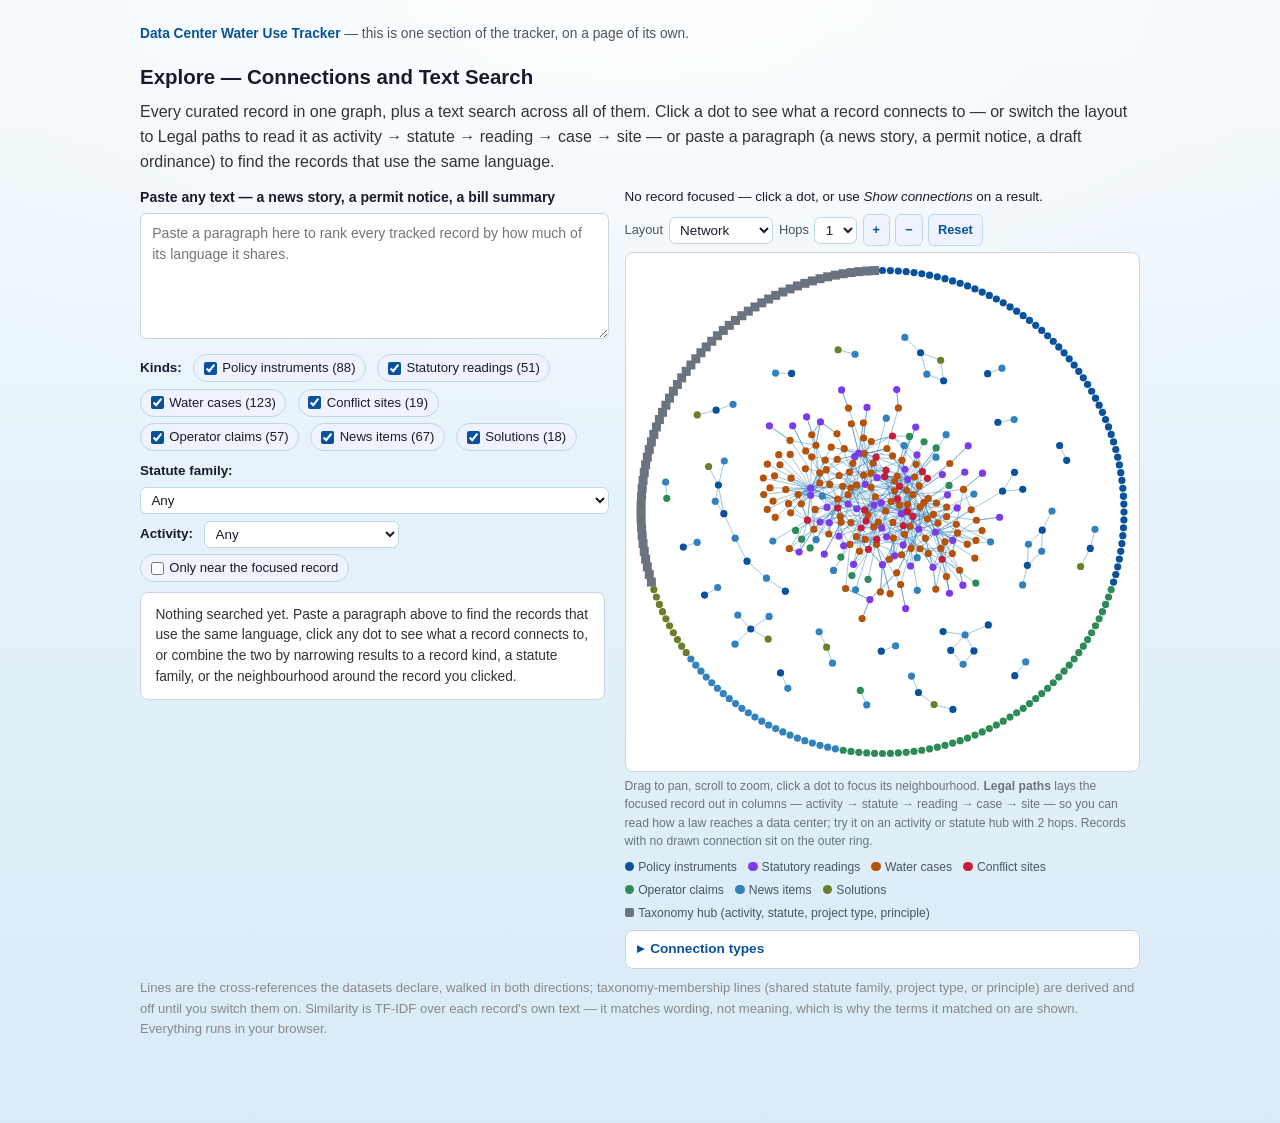
<file: pages/tab-explore.html>
<!doctype html>
<html lang="en">
<head>
<meta charset="utf-8">
<meta name="viewport" content="width=device-width, initial-scale=1">
<title>Explore — Data Center Water Use Tracker</title>
<meta name="description" content="Tracking how US data centers draw, discharge, and disclose cooling water — permits, enforcement, statutes, and state and local policy, from public records.">
<link rel="stylesheet" href="site.css">
<script>document.documentElement.classList.add('js')</script>
<!-- No script: every Water Cases part (and any other sub-panel) shows at once. -->
<noscript><style>.subtabpanel[hidden]{display:block}</style></noscript>
<script src="site.js" defer></script>
</head>
<body>
<div class="wrap">
  <p class="tab-page-nav"><a href="index.html#panel-explore">Data Center Water Use Tracker</a>
  — this is one section of the tracker, on a page of its own.</p>
  <div class="tabpanel" id="panel-explore" role="tabpanel">
<section class="panel">
  <h2>Explore — Connections and Text Search</h2>
  <p class="lead">Every curated record in one graph, plus a text search across all of them. Click a dot to see what a record connects to — or switch the layout to Legal paths to read it as activity → statute → reading → case → site — or paste a paragraph (a news story, a permit notice, a draft ordinance) to find the records that use the same language.</p>
  <div class="explore" id="explore">
<noscript><div class="explore-noscript"><p><strong>The graph and the text search need JavaScript.</strong> Both run entirely in your browser — there is no server to fall back on — so with scripting off this tab can only point you at the records themselves, which are all on the page already:</p><ul><li><a href="tab-legislation.html#panel-legislation">Policy instruments</a> — 88 records</li><li><a href="tab-cwa.html#panel-cwa">Statutory readings</a> — 51 records</li><li><a href="tab-cwa.html#panel-cwa">Water cases</a> — 123 records</li><li><a href="tab-issues.html#panel-issues">Conflict sites</a> — 19 records</li><li><a href="tab-issues.html#panel-issues">Operator claims</a> — 57 records</li><li><a href="tab-news.html#panel-news">News items</a> — 67 records</li><li><a href="tab-solutions.html#panel-solutions">Solutions</a> — 18 records</li></ul></div></noscript>
<div class="explore-grid">
  <div class="explore-side">
    <label class="explore-label" for="explore-q">Paste any text — a news story, a
    permit notice, a bill summary</label>
    <textarea id="explore-q" rows="5" placeholder="Paste a paragraph here to rank every tracked record by how much of its language it shares."></textarea>
    <div class="explore-controls">
      <span class="explore-controls-label">Kinds:</span><label class="explore-chip"><input type="checkbox" class="explore-kind" value="instrument" checked> Policy instruments (88)</label><label class="explore-chip"><input type="checkbox" class="explore-kind" value="reading" checked> Statutory readings (51)</label><label class="explore-chip"><input type="checkbox" class="explore-kind" value="case" checked> Water cases (123)</label><label class="explore-chip"><input type="checkbox" class="explore-kind" value="site" checked> Conflict sites (19)</label><label class="explore-chip"><input type="checkbox" class="explore-kind" value="claim" checked> Operator claims (57)</label><label class="explore-chip"><input type="checkbox" class="explore-kind" value="news" checked> News items (67)</label><label class="explore-chip"><input type="checkbox" class="explore-kind" value="solution" checked> Solutions (18)</label>
    </div>
    <div class="explore-controls">
      <label class="explore-controls-label" for="explore-family">Statute family:</label>
      <select id="explore-family">
        <option value="">Any</option><option value="CWA">CWA — Clean Water Act</option><option value="SDWA">SDWA — Safe Drinking Water Act</option><option value="TSCA">TSCA — Toxic Substances Control Act</option><option value="RCRA">RCRA — Resource Conservation and Recovery Act</option><option value="RHA">RHA — Rivers and Harbors Act</option><option value="NEPA">NEPA — National Environmental Policy Act</option><option value="CERCLA">CERCLA — Comprehensive Environmental Response, Compensation, and Liability Act</option><option value="WSA">WSA — Water Supply Act / Corps reallocation and alteration authority</option><option value="WSR">WSR — Wild and Scenic Rivers Act</option><option value="FPA">FPA — Federal Power Act (hydropower licensing)</option><option value="RECL">RECL — Federal Reclamation law</option><option value="EPCRA">EPCRA — Emergency Planning and Community Right-to-Know Act</option><option value="EQAP">EQAP — Interstate apportionment &amp; compacts</option><option value="BASIN">BASIN — Interstate basin compacts and commissions</option><option value="PTD">PTD — Public trust doctrine</option><option value="GW">GW — Groundwater property &amp; allocation doctrines</option><option value="WELL">WELL — High-capacity well &amp; withdrawal-permit review</option><option value="GWMGMT">GWMGMT — Statutory groundwater-management regimes</option><option value="XFER">XFER — Water sourcing &amp; inter-basin transfer law</option><option value="ESA">ESA — Endangered Species Act as a water constraint</option><option value="TRIBAL">TRIBAL — Federal &amp; tribal reserved water rights</option><option value="SEPA">SEPA — State environmental review &amp; water-supply adequacy</option><option value="CL">CL — Common-law interference, nuisance &amp; standing</option><option value="UTIL">UTIL — Municipal utility service &amp; shortage law</option><option value="SL">SL — State consumer-protection &amp; claims law</option>
      </select>
      <label class="explore-controls-label" for="explore-activity">Activity:</label>
      <select id="explore-activity">
        <option value="">Any</option><option value="build">Building the campus</option><option value="withdraw">Pumping or diverting water</option><option value="supply">Buying water from a utility</option><option value="discharge">Discharging cooling water</option><option value="chemicals">Storing fuel &amp; chemicals</option><option value="power">Powering the campus</option><option value="disclose">Claims &amp; disclosures</option>
      </select>
      <label class="explore-chip"><input type="checkbox" id="explore-scope">
      Only near the focused record</label>
    </div>
    <p class="explore-count" id="explore-count"></p>
    <div class="explore-results" id="explore-results">
      <div class="explore-empty" id="explore-status">Nothing searched yet. Paste a paragraph above to find the records that use the same language, click any dot to see what a record connects to, or combine the two by narrowing results to a record kind, a statute family, or the neighbourhood around the record you clicked.</div>
    </div>
  </div>
  <div class="explore-main">
    <div class="explore-toolbar">
      <span class="explore-focus" id="explore-focus">No record focused — click a dot,
      or use <em>Show connections</em> on a result.</span>
      <span class="explore-tools">
        <label for="explore-layout">Layout</label>
        <select id="explore-layout">
          <option value="network" selected>Network</option>
          <option value="paths">Legal paths</option>
        </select>
        <label for="explore-depth">Hops</label>
        <select id="explore-depth">
          <option value="1" selected>1</option>
          <option value="2">2</option>
        </select>
        <button type="button" class="explore-btn" id="explore-zoom-in" aria-label="Zoom in">+</button>
        <button type="button" class="explore-btn" id="explore-zoom-out" aria-label="Zoom out">&minus;</button>
        <button type="button" class="explore-btn" id="explore-reset">Reset</button>
      </span>
    </div>
    <div class="explore-neighbours" id="explore-neighbours" hidden></div>
    <details class="explore-graph-fold" id="explore-graph-fold" open>
    <summary>Show the connection graph</summary>
    <canvas class="explore-canvas" id="explore-canvas" role="img" aria-label="Connection graph of every tracked record. The results list carries the same records as text."></canvas>
    <p class="explore-hint">Drag to pan, scroll to zoom, click a dot to focus its
    neighbourhood. <strong>Legal paths</strong> lays the focused record out in
    columns — activity → statute → reading → case → site — so you can read how a
    law reaches a data center; try it on an activity or statute hub with 2 hops.
    Records with no drawn connection sit on the outer ring.</p>
    <div class="explore-legend"><span><span class="explore-dot" style="background:#08519c"></span>Policy instruments</span><span><span class="explore-dot" style="background:#7c3aed"></span>Statutory readings</span><span><span class="explore-dot" style="background:#b45309"></span>Water cases</span><span><span class="explore-dot" style="background:#c41e3a"></span>Conflict sites</span><span><span class="explore-dot" style="background:#2e8b57"></span>Operator claims</span><span><span class="explore-dot" style="background:#3182bd"></span>News items</span><span><span class="explore-dot" style="background:#6b7f2a"></span>Solutions</span><span><span class="explore-dot" style="background:#6b7280;border-radius:2px"></span>Taxonomy hub (activity, statute, project type, principle)</span></div>
    </details>
    <details class="explore-edges">
      <summary>Connection types</summary>
      <div class="explore-edgelist" id="explore-edgelist"></div>
    </details>
  </div>
</div>
<script type="application/json" id="graph-data" data-src="graph-data.json?v=b3b98c7018"></script>
<style>
.explore{font-family:-apple-system,BlinkMacSystemFont,"Segoe UI",Roboto,Helvetica,Arial,sans-serif;
  color:#1a1a2e;line-height:1.5;font-size:.92rem}
.explore-grid{display:grid;grid-template-columns:minmax(0,1fr) minmax(0,1.1fr);gap:1rem;align-items:start}
@media (max-width:900px){.explore-grid{grid-template-columns:minmax(0,1fr)}}
.explore-side,.explore-main{min-width:0}
.explore-label{display:block;font-weight:600;font-size:.88rem;margin:0 0 .3rem}
.explore textarea{width:100%;font:inherit;font-size:.88rem;padding:.55rem .7rem;border:1px solid #cbd5e1;
  border-radius:.4rem;background:#fff;resize:vertical}
.explore select{font:inherit;font-size:.84rem;padding:.25rem .4rem;border:1px solid #bdd7e7;
  border-radius:.4rem;background:#fff;color:#1a1a2e}
.explore-controls{display:flex;flex-wrap:wrap;gap:.4rem .7rem;align-items:center;margin:.6rem 0}
/* A select's minimum width is its widest option — the statute-family names
   are long enough to drag the whole page sideways on phones without this. */
.explore-controls select{max-width:100%;min-width:0}
.explore-controls-label{font-weight:600;font-size:.84rem}
.explore-chip{display:inline-flex;align-items:center;gap:.35rem;font-size:.82rem;background:#eff3ff;
  border:1px solid #bdd7e7;border-radius:999px;padding:.2rem .6rem;cursor:pointer}
.explore-chip input{accent-color:#08519c;margin:0}
.explore-btn{appearance:none;font:inherit;font-size:.8rem;font-weight:600;color:#08519c;background:#eff3ff;
  border:1px solid #bdd7e7;border-radius:.35rem;padding:.25rem .55rem;cursor:pointer;min-height:32px}
.explore-btn:hover{background:#dfeafb}
.explore-count{font-size:.84rem;color:#4b5563;margin:.5rem 0 .4rem}
.explore-results{max-height:26rem;overflow-y:auto;padding-right:.2rem}
.explore-empty{border:1px solid #cbd5e1;border-radius:.5rem;background:#fff;padding:.75rem .9rem;
  font-size:.86rem;color:#333}
.explore-result{border:1px solid #e2e8f0;border-radius:.5rem;background:#fff;padding:.55rem .7rem;margin:0 0 .45rem;
  box-shadow:0 1px 2px rgba(15,23,42,.04)}
.explore-result-head{display:flex;align-items:baseline;gap:.4rem;flex-wrap:wrap}
.explore-dot{width:.6rem;height:.6rem;border-radius:50%;display:inline-block;flex:none}
.explore-result a{color:#08519c;font-weight:600;text-decoration:none;font-size:.88rem}
.explore-result a:hover{text-decoration:underline}
.explore-kindtag{font-size:.72rem;font-weight:600;color:#4b5563;border:1px solid #e2e8f0;
  border-radius:999px;padding:.02rem .45rem;background:#f8fafc}
.explore-bar{height:.35rem;border-radius:999px;background:#eff3ff;margin:.35rem 0 .3rem;overflow:hidden}
.explore-bar span{display:block;height:100%;background:#3182bd}
.explore-terms{font-size:.76rem;color:#4b5563}
.explore-term{background:#eff3ff;border:1px solid #bdd7e7;border-radius:999px;padding:.02rem .4rem;margin-right:.25rem}
.explore-toolbar{display:flex;flex-wrap:wrap;gap:.4rem .6rem;align-items:center;justify-content:space-between;
  margin:0 0 .4rem}
.explore-focus{font-size:.84rem;color:#1a1a2e;min-width:0}
.explore-focus a{color:#08519c}
.explore-neighbours{border:1px solid #cbd5e1;border-radius:.5rem;background:#fff;
  margin:0 0 .55rem;padding:.55rem .7rem;font-size:.8rem}
.explore-neighbours[hidden]{display:none}
.explore-neighbours-head{font-weight:700;margin-bottom:.3rem}
.explore-neighbour{display:grid;grid-template-columns:minmax(0,1fr) auto;gap:.35rem;
  align-items:baseline;padding:.2rem 0;border-top:1px solid #eef2f7}
.explore-neighbour:first-of-type{border-top:0}
.explore-neighbour a{color:#08519c;text-decoration:none;font-weight:600}
.explore-neighbour a:hover{text-decoration:underline}
.explore-neighbour-kind{color:#6b7280;font-size:.73rem;text-align:right}
.explore-neighbours-more summary{cursor:pointer;color:#08519c;font-weight:600;padding:.25rem 0}
/* Wraps: the Layout selector (2026-09-26) pushed Reset 37px past a 375px
   phone's edge when this row could not break. */
.explore-tools{display:flex;flex-wrap:wrap;gap:.35rem;align-items:center;font-size:.8rem;color:#4b5563}
.explore-canvas{width:100%;height:520px;display:block;background:#fff;border:1px solid #cbd5e1;
  border-radius:.5rem;touch-action:none;cursor:grab}
.explore-canvas:active{cursor:grabbing}
@media (max-width:900px){.explore-canvas{height:380px}}
.explore-hint{font-size:.76rem;color:#6b7280;margin:.3rem 0 .5rem}
/* On a phone the graph is a few hundred dots in a 380px box: folded away by
   default (the script closes it at <=760px), one tap to open. Wider, there is
   no summary and the fold is always open. */
.explore-graph-fold>summary{cursor:pointer;font-weight:600;color:#08519c;padding:.5rem .7rem;
  font-size:.85rem;list-style:none;min-height:36px;display:flex;align-items:center;
  border:1px solid #cbd5e1;border-radius:.5rem;background:#fff;margin:0 0 .5rem}
.explore-graph-fold>summary::-webkit-details-marker{display:none}
.explore-graph-fold>summary::before{content:"\25B8";margin-right:.4rem}
.explore-graph-fold[open]>summary::before{content:"\25BE"}
@media (min-width:761px){.explore-graph-fold>summary{display:none}}
.explore-legend{display:flex;flex-wrap:wrap;gap:.3rem .7rem;font-size:.76rem;color:#4b5563;margin-bottom:.5rem}
.explore-legend span.explore-dot{margin-right:.25rem}
.explore-edges{border:1px solid #cbd5e1;border-radius:.5rem;background:#fff}
.explore-edges>summary{cursor:pointer;font-weight:600;color:#08519c;padding:.5rem .7rem;font-size:.85rem;
  list-style:none;min-height:36px;display:flex;align-items:center}
.explore-edges>summary::-webkit-details-marker{display:none}
.explore-edges>summary::before{content:"\25B8";margin-right:.4rem}
.explore-edges[open]>summary::before{content:"\25BE"}
.explore-edgelist{display:flex;flex-wrap:wrap;gap:.3rem .5rem;padding:0 .7rem .7rem}
.explore-noscript{border-left:3px solid #b45309;background:#fffbeb;padding:.65rem .9rem;
  border-radius:0 .4rem .4rem 0;margin-bottom:.8rem}
.explore-noscript ul{margin:.4rem 0 0;padding-left:1.1rem;font-size:.86rem}
</style>
<script>
(function(){
  var root = document.getElementById('explore');
  var blob = root && root.querySelector('#graph-data');
  var canvas = root && root.querySelector('#explore-canvas');
  if (!root || !blob || !canvas) return;

  // The graph folds away on a phone (CSS hides the summary when wide). Shipped
  // open, so a wide screen never depends on this running.
  var fold = root.querySelector('#explore-graph-fold');
  var narrow = window.matchMedia ? window.matchMedia('(max-width:760px)') : null;
  if (fold && narrow){
    if (narrow.matches) fold.open = false;
    var onWidth = function(){ if (!narrow.matches) fold.open = true; };
    if (narrow.addEventListener) narrow.addEventListener('change', onWidth);
    else if (narrow.addListener) narrow.addListener(onWidth);
  }

  // Everything below runs once the blob is in hand — inline on the Streamlit
  // surface, fetched on first tab activation on the static one. See init().
  function boot(D){

  // --- Tokenizer: mirrors refdata.graph.tokenize, constants from the blob ---
  var STOP = {}, i;
  for (i = 0; i < D.stopwords.length; i++) STOP[D.stopwords[i]] = 1;
  function tokenize(text){
    var raw = String(text == null ? '' : text)
      .replace(/[^A-Za-z0-9]+/g, ' ').toLowerCase().split(' ');
    var words = [];
    for (var j = 0; j < raw.length; j++){
      if (raw[j].length >= D.min_token_len && !STOP[raw[j]]) words.push(raw[j]);
    }
    var out = words.slice();
    for (var k = 0; k + 1 < words.length; k++) out.push(words[k] + ' ' + words[k + 1]);
    return out;
  }

  // --- Index lookup tables ---
  var vocabPos = {};
  for (i = 0; i < D.vocab.length; i++) vocabPos[D.vocab[i]] = i;
  var idf = D.df.map(function(d){ return Math.log(D.n_docs / d); });
  var docs = [];
  for (var key in D.docs){
    if (!Object.prototype.hasOwnProperty.call(D.docs, key)) continue;
    docs.push({node: parseInt(key, 10), t: D.docs[key].t, w: D.docs[key].w});
  }

  var nodes = D.nodes;
  var derived = {};
  for (i = 0; i < D.derived_edge_kinds.length; i++) derived[D.derived_edge_kinds[i]] = 1;
  // Curated cross-references are on by default; taxonomy membership is a
  // different claim about the data and the reader opts into it.
  var activeKinds = D.edge_kinds.map(function(k){ return !derived[k]; });

  // --- Adjacency, rebuilt whenever the edge-kind toggles change ---
  var adj = [];
  function rebuildAdjacency(){
    adj = nodes.map(function(){ return []; });
    for (var e = 0; e < D.edges.length; e++){
      var edge = D.edges[e];
      if (!activeKinds[edge[2]]) continue;
      // Walked undirected: "what connects to this" does not care which record
      // wrote the id down.
      adj[edge[0]].push(edge[1]);
      adj[edge[1]].push(edge[0]);
    }
  }

  function neighbourhood(start, depth){
    var seen = {}, frontier = [start], d;
    seen[start] = 0;
    for (d = 1; d <= depth; d++){
      var next = [];
      for (var f = 0; f < frontier.length; f++){
        var list = adj[frontier[f]];
        for (var n = 0; n < list.length; n++){
          if (seen[list[n]] === undefined){ seen[list[n]] = d; next.push(list[n]); }
        }
      }
      frontier = next;
    }
    return seen;
  }

  // --- Force-directed layout (Fruchterman-Reingold, no library) ---
  // Constants mirror refdata.graph.compute_layout, which runs this same loop at
  // build time for the default view. The two must agree, or the picture would
  // jump the first time a reader toggled an edge kind.
  var W = 900, H = 700, GRAVITY = 0.05, CUTOFF = 3, RING_GAP = 60;
  var pos = nodes.map(function(_, idx){
    // Deterministic ring start: same input data always settles the same way,
    // so a rebuild does not reshuffle the picture for no reason.
    var a = idx * 2.399963229728653;  // golden angle
    var r = 40 + 300 * Math.sqrt(idx / nodes.length);
    return {x: W / 2 + r * Math.cos(a), y: H / 2 + r * Math.sin(a), dx: 0, dy: 0};
  });
  // The default view (curated edges only) ships settled in the blob, so first
  // open costs a draw, not a simulation. Only a toggle change re-runs the loop.
  var precomputed = !!(D.layout && D.layout.length === nodes.length);
  if (precomputed){
    for (i = 0; i < nodes.length; i++){ pos[i].x = D.layout[i][0]; pos[i].y = D.layout[i][1]; }
  }
  var reduceMotion = window.matchMedia &&
    window.matchMedia('(prefers-reduced-motion: reduce)').matches;

  // Records with no drawn connection take no part in the simulation. Nothing
  // pulls them in, so repulsion alone used to fling them thousands of units
  // off the canvas — 167 of 445 records no reader could see or click. They sit
  // on an outer ring instead, in kind order so the ring reads as bands.
  var KIND_ORDER = Object.keys(D.kind_labels);
  var sim = [];
  function partition(){
    var deg = nodes.map(function(){ return 0; });
    for (var e = 0; e < D.edges.length; e++){
      if (!activeKinds[D.edges[e][2]]) continue;
      deg[D.edges[e][0]]++; deg[D.edges[e][1]]++;
    }
    sim = [];
    var lone = [];
    for (var n = 0; n < nodes.length; n++) (deg[n] ? sim : lone).push(n);
    lone.sort(function(a, b){
      return (KIND_ORDER.indexOf(nodes[a].kind) - KIND_ORDER.indexOf(nodes[b].kind)) || (a - b);
    });
    return lone;
  }

  function step(temperature){
    var m = sim.length || 1;
    var k = Math.sqrt((W * H) / m), cut = CUTOFF * k;
    var a, b, i2, j2, dx, dy, dist, force;
    for (i2 = 0; i2 < sim.length; i2++){ pos[sim[i2]].dx = 0; pos[sim[i2]].dy = 0; }
    for (i2 = 0; i2 < sim.length; i2++){
      a = sim[i2];
      for (j2 = i2 + 1; j2 < sim.length; j2++){
        b = sim[j2];
        dx = pos[a].x - pos[b].x; dy = pos[a].y - pos[b].y;
        dist = Math.sqrt(dx * dx + dy * dy) || 0.01;
        // Repulsion only within reach: summed over every node it swamps
        // gravity and inflates the layout ten-fold for no legibility gain.
        if (dist > cut) continue;
        force = (k * k) / dist;
        dx = (dx / dist) * force; dy = (dy / dist) * force;
        pos[a].dx += dx; pos[a].dy += dy;
        pos[b].dx -= dx; pos[b].dy -= dy;
      }
    }
    for (var e = 0; e < D.edges.length; e++){
      if (!activeKinds[D.edges[e][2]]) continue;
      a = D.edges[e][0]; b = D.edges[e][1];
      dx = pos[a].x - pos[b].x; dy = pos[a].y - pos[b].y;
      dist = Math.sqrt(dx * dx + dy * dy) || 0.01;
      force = (dist * dist) / k;
      dx = (dx / dist) * force; dy = (dy / dist) * force;
      pos[a].dx -= dx; pos[a].dy -= dy;
      pos[b].dx += dx; pos[b].dy += dy;
    }
    for (i2 = 0; i2 < sim.length; i2++){
      a = sim[i2];
      pos[a].dx += (W / 2 - pos[a].x) * GRAVITY;
      pos[a].dy += (H / 2 - pos[a].y) * GRAVITY;
      var mag = Math.sqrt(pos[a].dx * pos[a].dx + pos[a].dy * pos[a].dy) || 0.01;
      var move = Math.min(mag, temperature);
      pos[a].x += (pos[a].dx / mag) * move;
      pos[a].y += (pos[a].dy / mag) * move;
    }
  }

  function ringLone(lone){
    var rmax = 0;
    for (var i3 = 0; i3 < sim.length; i3++){
      var dx = pos[sim[i3]].x - W / 2, dy = pos[sim[i3]].y - H / 2;
      rmax = Math.max(rmax, Math.sqrt(dx * dx + dy * dy));
    }
    var R = Math.max(200, rmax + RING_GAP);
    for (var j3 = 0; j3 < lone.length; j3++){
      var t = (j3 / lone.length) * Math.PI * 2 - Math.PI / 2;
      pos[lone[j3]].x = W / 2 + R * Math.cos(t);
      pos[lone[j3]].y = H / 2 + R * Math.sin(t);
    }
  }

  var ITERATIONS = 120;
  var layoutEpoch = 0;
  // Set once the reader pans or zooms: a re-layout then keeps their camera
  // instead of snapping back to fit-all on every frame.
  var cameraMoved = false;
  // In Legal-paths mode the network is not on screen, so a re-layout is
  // owed rather than run; switching back to Network pays it.
  var layoutStale = false;
  function runLayout(){
    // A fast series of edge-kind changes can start several animation loops.
    // Only the newest layout may keep spending frames on this canvas.
    var epoch = ++layoutEpoch;
    if (mode === 'paths'){ layoutStale = true; return; }
    layoutStale = false;
    var lone = partition();
    var t = 0, temp0 = W / 12;
    if (reduceMotion){
      for (t = 0; t < ITERATIONS; t++) step(temp0 * (1 - t / ITERATIONS));
      ringLone(lone);
      if (!cameraMoved) fitView();
      draw();
      return;
    }
    // Animated: chunks per frame so a slow phone stays responsive instead of
    // freezing for the whole simulation.
    (function frame(){
      if (epoch !== layoutEpoch) return;
      for (var c = 0; c < 6 && t < ITERATIONS; c++, t++) step(temp0 * (1 - t / ITERATIONS));
      ringLone(lone);
      if (!cameraMoved) fitView();
      draw();
      if (t < ITERATIONS && epoch === layoutEpoch) requestAnimationFrame(frame);
    })();
  }

  // --- Canvas ---
  var ctx = canvas.getContext('2d');
  var view = {scale: 0.62, ox: 0, oy: 0};
  var focused = -1, near = null;

  function sizeCanvas(){
    var ratio = window.devicePixelRatio || 1;
    // clientWidth is 0 when the page is opened over file:// — fall back so the
    // canvas is still drawn rather than collapsing to nothing.
    var cw = canvas.clientWidth || 640;
    var ch = canvas.clientHeight || 520;
    canvas.width = cw * ratio;
    canvas.height = ch * ratio;
    ctx.setTransform(ratio, 0, 0, ratio, 0, 0);
  }

  // Frame every node — the connected core and the outer ring — so Reset and a
  // finished re-layout always show the whole graph rather than a fixed zoom
  // that left the ring off-canvas.
  function fitView(){
    var cw = canvas.clientWidth || 640, ch = canvas.clientHeight || 520;
    var minx = Infinity, maxx = -Infinity, miny = Infinity, maxy = -Infinity;
    for (var f = 0; f < pos.length; f++){
      if (pos[f].x < minx) minx = pos[f].x;
      if (pos[f].x > maxx) maxx = pos[f].x;
      if (pos[f].y < miny) miny = pos[f].y;
      if (pos[f].y > maxy) maxy = pos[f].y;
    }
    if (!isFinite(minx)) return;
    var s2 = Math.min((cw - 30) / Math.max(1, maxx - minx), (ch - 30) / Math.max(1, maxy - miny));
    view.scale = Math.max(0.1, Math.min(2, s2));
    view.ox = -((minx + maxx) / 2 - W / 2) * view.scale;
    view.oy = -((miny + maxy) / 2 - H / 2) * view.scale;
  }

  function toScreen(p){
    var cw = canvas.clientWidth || 640, ch = canvas.clientHeight || 520;
    return {
      x: (p.x - W / 2) * view.scale + cw / 2 + view.ox,
      y: (p.y - H / 2) * view.scale + ch / 2 + view.oy
    };
  }

  function nodeRadius(idx){
    return nodes[idx].kind === 'hub' ? 4.5 : 3.6;
  }

  // --- Legal-paths layout ---
  // The network answers "what is near this?"; it cannot answer "how does this
  // law reach a data center?", because a force layout puts a reading's
  // activity, statute, precedents and sites wherever the physics settles.
  // Paths mode lays the focused neighbourhood out as columns in the order a
  // legal argument runs — activity → statute → reading → case → site → the
  // records that mention them — so the chain reads left to right.
  var mode = 'network';
  var pathView = {scale: 1, ox: 0, oy: 0};
  var pathPos = null, pathOverflow = [], pathCols = [];
  var PATH_COLUMN = {activity: 0, statute: 1, reading: 2, case: 3, 'case-type': 3,
    site: 4, claim: 5, instrument: 6, principle: 6, news: 7, solution: 7};
  var PATH_HEADS = ['Activity', 'Statute', 'Reading', 'Case', 'Site', 'Claim',
    'Policy', 'News & solutions'];
  function pathColumn(idx){
    var node = nodes[idx];
    var col = node.kind === 'hub' ? PATH_COLUMN[node.attrs.hub_group] : PATH_COLUMN[node.kind];
    return col === undefined ? 7 : col;
  }
  var ROW = 17, TOP = 34;

  function layoutPaths(){
    pathPos = {}; pathOverflow = []; pathCols = [];
    if (focused < 0 || !near) return;
    var cw = canvas.clientWidth || 640, ch = canvas.clientHeight || 520;
    var byCol = {};
    for (var key in near){
      if (!Object.prototype.hasOwnProperty.call(near, key)) continue;
      var idx = parseInt(key, 10), col = pathColumn(idx);
      (byCol[col] = byCol[col] || []).push(idx);
    }
    var cols = Object.keys(byCol).map(Number).sort(function(a, b){ return a - b; });
    var colW = (cw - 16) / Math.max(1, cols.length);
    var maxRows = Math.max(3, Math.floor((ch - TOP - 12) / ROW));
    cols.forEach(function(col, c){
      var members = byCol[col].sort(function(a, b){
        return (a === focused ? -1 : b === focused ? 1 : 0) ||
          (near[a] - near[b]) || nodes[a].label.localeCompare(nodes[b].label);
      });
      var shown = members.length > maxRows ? members.slice(0, maxRows - 1) : members;
      var x = 12 + c * colW;
      pathCols.push({x: x, w: colW, head: PATH_HEADS[col], n: members.length});
      var h = shown.length * ROW;
      var y0 = TOP + Math.max(0, (ch - TOP - 12 - h) / 2);
      shown.forEach(function(idx, r){ pathPos[idx] = {x: x + 6, y: y0 + r * ROW + ROW / 2, w: colW - 14}; });
      if (members.length > shown.length){
        pathOverflow.push({x: x + 6, y: y0 + shown.length * ROW + ROW / 2,
          text: '+' + (members.length - shown.length) + ' more'});
      }
    });
  }

  function pathScreen(p){
    var cw = canvas.clientWidth || 640, ch = canvas.clientHeight || 520;
    return {
      x: (p.x - cw / 2) * pathView.scale + cw / 2 + pathView.ox,
      y: (p.y - ch / 2) * pathView.scale + ch / 2 + pathView.oy
    };
  }

  function fitText(text, width){
    if (ctx.measureText(text).width <= width) return text;
    var lo = 0, hi = text.length;
    while (lo < hi){
      var mid = (lo + hi + 1) >> 1;
      if (ctx.measureText(text.slice(0, mid) + '…').width <= width) lo = mid; else hi = mid - 1;
    }
    return lo ? text.slice(0, lo) + '…' : '';
  }

  function drawPaths(){
    var cw = canvas.clientWidth || 640, ch = canvas.clientHeight || 520;
    ctx.clearRect(0, 0, cw, ch);
    ctx.font = '600 11px -apple-system,BlinkMacSystemFont,"Segoe UI",Roboto,sans-serif';
    ctx.fillStyle = '#4b5563';
    pathCols.forEach(function(col){
      var p = pathScreen({x: col.x + 6, y: 16});
      ctx.fillText(fitText(col.head.toUpperCase() + ' (' + col.n + ')', col.w * pathView.scale - 8), p.x, p.y);
    });
    for (var e = 0; e < D.edges.length; e++){
      if (!activeKinds[D.edges[e][2]]) continue;
      var pa = pathPos[D.edges[e][0]], pb = pathPos[D.edges[e][1]];
      if (!pa || !pb) continue;
      var sa = pathScreen(pa), sb = pathScreen(pb);
      var touches = D.edges[e][0] === focused || D.edges[e][1] === focused;
      ctx.strokeStyle = touches ? 'rgba(8,81,156,0.55)' : 'rgba(49,130,189,0.22)';
      ctx.lineWidth = touches ? 1.3 : 0.8;
      ctx.beginPath();
      if (Math.abs(sa.x - sb.x) < 2){
        // Same column (a case citing an analogous case): bow out to the right.
        var bow = Math.min(60, 12 + Math.abs(sa.y - sb.y) / 3);
        ctx.moveTo(sa.x, sa.y);
        ctx.bezierCurveTo(sa.x + bow, sa.y, sb.x + bow, sb.y, sb.x, sb.y);
      } else {
        var mx = (sa.x + sb.x) / 2;
        ctx.moveTo(sa.x, sa.y);
        ctx.bezierCurveTo(mx, sa.y, mx, sb.y, sb.x, sb.y);
      }
      ctx.stroke();
    }
    ctx.font = '11px -apple-system,BlinkMacSystemFont,"Segoe UI",Roboto,sans-serif';
    for (var key in pathPos){
      if (!Object.prototype.hasOwnProperty.call(pathPos, key)) continue;
      var idx = parseInt(key, 10), sp = pathScreen(pathPos[key]);
      var node = nodes[idx], r = idx === focused ? 5.5 : 3.8;
      ctx.fillStyle = D.kind_colors[node.kind] || '#6b7280';
      if (node.kind === 'hub') ctx.fillRect(sp.x - r, sp.y - r, r * 2, r * 2);
      else { ctx.beginPath(); ctx.arc(sp.x, sp.y, r, 0, Math.PI * 2); ctx.fill(); }
      if (idx === focused){
        ctx.strokeStyle = '#1a1a2e'; ctx.lineWidth = 1.5;
        ctx.beginPath(); ctx.arc(sp.x, sp.y, r + 3, 0, Math.PI * 2); ctx.stroke();
      }
      var limit = node.attrs && node.attrs.role === 'limit';
      ctx.fillStyle = limit ? '#b45309' : '#1a1a2e';
      ctx.font = (idx === focused ? '700 ' : '') + '11px -apple-system,BlinkMacSystemFont,"Segoe UI",Roboto,sans-serif';
      ctx.fillText(fitText((limit ? '[Limit] ' : '') + node.label, pathPos[key].w * pathView.scale - 4), sp.x + 8, sp.y + 4);
    }
    ctx.fillStyle = '#6b7280';
    ctx.font = 'italic 11px -apple-system,BlinkMacSystemFont,"Segoe UI",Roboto,sans-serif';
    pathOverflow.forEach(function(o){
      var sp = pathScreen(o);
      ctx.fillText(o.text + ' — see the list above', sp.x + 8, sp.y + 4);
    });
  }

  function draw(){
    if (mode === 'paths' && focused >= 0){
      if (!pathPos) layoutPaths();
      drawPaths();
      return;
    }
    var cw = canvas.clientWidth || 640, ch = canvas.clientHeight || 520;
    ctx.clearRect(0, 0, cw, ch);
    var dim = focused >= 0;
    var e, a, b, pa, pb;
    for (e = 0; e < D.edges.length; e++){
      if (!activeKinds[D.edges[e][2]]) continue;
      a = D.edges[e][0]; b = D.edges[e][1];
      var lit = !dim || (near[a] !== undefined && near[b] !== undefined);
      ctx.strokeStyle = lit ? 'rgba(49,130,189,0.45)' : 'rgba(148,163,184,0.10)';
      ctx.lineWidth = lit ? 1 : 0.6;
      pa = toScreen(pos[a]); pb = toScreen(pos[b]);
      ctx.beginPath(); ctx.moveTo(pa.x, pa.y); ctx.lineTo(pb.x, pb.y); ctx.stroke();
    }
    var labelled = [];
    for (a = 0; a < nodes.length; a++){
      var p = toScreen(pos[a]);
      var inFocus = !dim || near[a] !== undefined;
      ctx.globalAlpha = inFocus ? 1 : 0.18;
      ctx.fillStyle = D.kind_colors[nodes[a].kind] || '#6b7280';
      var r = nodeRadius(a) * (a === focused ? 2 : 1);
      if (nodes[a].kind === 'hub'){
        ctx.fillRect(p.x - r, p.y - r, r * 2, r * 2);
      } else {
        ctx.beginPath(); ctx.arc(p.x, p.y, r, 0, Math.PI * 2); ctx.fill();
      }
      if (a === focused){
        ctx.strokeStyle = '#1a1a2e'; ctx.lineWidth = 1.5;
        ctx.beginPath(); ctx.arc(p.x, p.y, r + 3, 0, Math.PI * 2); ctx.stroke();
      }
      // Labelling every node is unreadable; label the focused neighbourhood
      // only, and cap it so a hub with 100 members does not turn to mud.
      if (dim && near[a] !== undefined && labelled.length < 26) labelled.push([a, p]);
      ctx.globalAlpha = 1;
    }
    ctx.font = '11px -apple-system,BlinkMacSystemFont,"Segoe UI",Roboto,sans-serif';
    ctx.fillStyle = '#1a1a2e';
    for (var m = 0; m < labelled.length; m++){
      var text = nodes[labelled[m][0]].label;
      if (text.length > 34) text = text.slice(0, 33) + '…';
      ctx.fillText(text, labelled[m][1].x + 7, labelled[m][1].y + 3);
    }
    if (mode === 'paths'){
      ctx.fillStyle = '#08519c';
      ctx.font = '600 12px -apple-system,BlinkMacSystemFont,"Segoe UI",Roboto,sans-serif';
      ctx.fillText('Click any dot to lay out its legal paths', 12, 20);
    }
  }

  // --- Pan / zoom ---
  // One set of handlers for both layouts; each keeps its own camera so
  // switching between them does not lose your place in either.
  function cam(){ return mode === 'paths' && focused >= 0 ? pathView : view; }
  var dragging = false, dragged = false, lastX = 0, lastY = 0;
  function pointerDown(x, y){ dragging = true; dragged = false; lastX = x; lastY = y; }
  function pointerMove(x, y){
    if (!dragging) return;
    if (Math.abs(x - lastX) + Math.abs(y - lastY) > 3) dragged = true;
    var c2 = cam();
    if (c2 === view) cameraMoved = true;
    c2.ox += x - lastX; c2.oy += y - lastY;
    lastX = x; lastY = y;
    draw();
  }
  function zoom(factor){
    var c2 = cam();
    if (c2 === view) cameraMoved = true;
    c2.scale = Math.min(4, Math.max(0.1, c2.scale * factor));
    draw();
  }
  canvas.addEventListener('mousedown', function(e){ pointerDown(e.clientX, e.clientY); });
  window.addEventListener('mousemove', function(e){ pointerMove(e.clientX, e.clientY); });
  window.addEventListener('mouseup', function(){ dragging = false; });
  canvas.addEventListener('touchstart', function(e){
    if (e.touches.length === 1) pointerDown(e.touches[0].clientX, e.touches[0].clientY);
  }, {passive: true});
  canvas.addEventListener('touchmove', function(e){
    if (e.touches.length === 1){
      e.preventDefault();
      pointerMove(e.touches[0].clientX, e.touches[0].clientY);
    }
  }, {passive: false});
  canvas.addEventListener('touchend', function(){ dragging = false; });
  canvas.addEventListener('wheel', function(e){
    e.preventDefault();
    zoom(e.deltaY < 0 ? 1.12 : 1 / 1.12);
  }, {passive: false});

  // --- Focus ---
  var neighbourBox = root.querySelector('#explore-neighbours');
  function renderDirectConnections(idx){
    neighbourBox.replaceChildren();
    if (idx < 0){ neighbourBox.hidden = true; return; }
    // One row per connected RECORD. A pair can carry several edge kinds (a
    // reading and its example case each point at the other), so group by
    // neighbour, list every relationship on that row, and count records —
    // the same number the focus line above reports.
    var byNode = {}, order = [];
    for (var e = 0; e < D.edges.length; e++){
      var edge = D.edges[e];
      if (!activeKinds[edge[2]]) continue;
      var other = edge[0] === idx ? edge[1] : (edge[1] === idx ? edge[0] : -1);
      if (other < 0) continue;
      if (!byNode[other]){ byNode[other] = []; order.push(other); }
      if (byNode[other].indexOf(edge[2]) < 0) byNode[other].push(edge[2]);
    }
    order.sort(function(a, b){
      return nodes[a].label.localeCompare(nodes[b].label);
    });
    var head = document.createElement('div');
    head.className = 'explore-neighbours-head';
    head.textContent = 'Direct connections (' + order.length + ')';
    neighbourBox.appendChild(head);
    // Every record stays in the DOM and reachable by keyboard; a long tail
    // folds behind a native disclosure instead of being cut off.
    var VISIBLE = 12, rest = null;
    if (order.length > VISIBLE){
      rest = document.createElement('details');
      rest.className = 'explore-neighbours-more';
      var sum = document.createElement('summary');
      sum.textContent = 'Show ' + (order.length - VISIBLE) + ' more';
      rest.appendChild(sum);
    }
    order.forEach(function(other, i){
      var node = nodes[other];
      var line = document.createElement('div');
      line.className = 'explore-neighbour';
      var label;
      if (node.anchor){
        label = document.createElement('a');
        label.href = '#' + node.anchor;
      } else {
        label = document.createElement('span');
      }
      label.textContent = node.label;
      line.appendChild(label);
      var kind = document.createElement('span');
      kind.className = 'explore-neighbour-kind';
      kind.textContent = byNode[other].map(function(k){ return D.edge_kind_labels[k]; }).join(' · ');
      line.appendChild(kind);
      (rest && i >= VISIBLE ? rest : neighbourBox).appendChild(line);
    });
    if (rest) neighbourBox.appendChild(rest);
    neighbourBox.hidden = false;
  }

  function setFocus(idx){
    focused = idx;
    var box = root.querySelector('#explore-focus');
    if (idx < 0){
      near = null;
      box.textContent = 'No record focused — click a dot, or use Show connections on a result.';
    } else {
      var depth = parseInt(root.querySelector('#explore-depth').value, 10) || 1;
      near = neighbourhood(idx, depth);
      var count = 0;
      for (var key2 in near){ if (near[key2] > 0) count++; }
      var node = nodes[idx];
      box.replaceChildren();
      var strong = document.createElement('strong');
      strong.textContent = node.label;
      box.appendChild(strong);
      box.appendChild(document.createTextNode(
        ' · ' + (D.kind_labels[node.kind] || node.kind) +
        ' · ' + count + ' connected within ' + depth + (depth === 1 ? ' hop' : ' hops')));
      if (node.anchor){
        box.appendChild(document.createTextNode(' · '));
        var link = document.createElement('a');
        link.href = '#' + node.anchor;
        link.textContent = 'open card';
        box.appendChild(link);
      }
    }
    renderDirectConnections(idx);
    pathView = {scale: 1, ox: 0, oy: 0};
    if (mode === 'paths') layoutPaths();
    draw();
    runSearch();
  }

  canvas.addEventListener('click', function(ev){
    if (dragged) return;
    var rect = canvas.getBoundingClientRect();
    var mx = ev.clientX - rect.left, my = ev.clientY - rect.top;
    var best = -1, bestDist = 12 * 12, a, p, d2;
    if (mode === 'paths' && focused >= 0){
      // In paths mode the label is part of the target: a row is clickable
      // along its text, not only on its 4px dot.
      for (var key in pathPos){
        if (!Object.prototype.hasOwnProperty.call(pathPos, key)) continue;
        p = pathScreen(pathPos[key]);
        if (mx >= p.x - 8 && mx <= p.x + pathPos[key].w * pathView.scale &&
            Math.abs(my - p.y) <= ROW / 2 * pathView.scale){
          best = parseInt(key, 10);
          break;
        }
      }
      if (best >= 0) setFocus(best);
      return;
    }
    for (a = 0; a < nodes.length; a++){
      p = toScreen(pos[a]);
      d2 = (p.x - mx) * (p.x - mx) + (p.y - my) * (p.y - my);
      if (d2 < bestDist){ bestDist = d2; best = a; }
    }
    setFocus(best);
  });

  root.querySelector('#explore-zoom-in').addEventListener('click', function(){ zoom(1.2); });
  root.querySelector('#explore-zoom-out').addEventListener('click', function(){ zoom(1 / 1.2); });
  root.querySelector('#explore-reset').addEventListener('click', function(){
    cameraMoved = false;
    fitView();
    setFocus(-1);
  });

  // --- Layout mode ---
  // Paths mode needs the two taxonomy links that make its first columns —
  // reading → activity and reading → statute — so switching to it turns them
  // on, visibly, in the connection-type list rather than behind the reader's
  // back.
  var layoutSel = root.querySelector('#explore-layout');
  var PATH_KINDS = ['reading.activity', 'reading.family'];
  if (layoutSel) layoutSel.addEventListener('change', function(){
    mode = layoutSel.value === 'paths' ? 'paths' : 'network';
    if (mode === 'paths'){
      var changed = false;
      PATH_KINDS.forEach(function(kind){
        var k2 = D.edge_kinds.indexOf(kind);
        if (k2 >= 0 && !activeKinds[k2]){
          activeKinds[k2] = true;
          changed = true;
          if (kindBoxesByIndex[k2]) kindBoxesByIndex[k2].checked = true;
        }
      });
      if (changed) rebuildAdjacency();
      // Focus first, so the neighbourhood is recomputed over the new edges
      // before anything draws; the network re-layout then runs underneath.
      if (focused >= 0) setFocus(focused); else draw();
      if (changed) runLayout();
      return;
    }
    if (layoutStale) runLayout();
    if (focused >= 0) setFocus(focused); else draw();
  });
  root.querySelector('#explore-depth').addEventListener('change', function(){
    if (focused >= 0) setFocus(focused);
  });

  // --- Edge-kind toggles ---
  var edgeList = root.querySelector('#explore-edgelist');
  var kindBoxesByIndex = [];
  D.edge_kinds.forEach(function(kind, idx){
    var label = document.createElement('label');
    label.className = 'explore-chip';
    var box2 = document.createElement('input');
    box2.type = 'checkbox';
    box2.checked = activeKinds[idx];
    kindBoxesByIndex[idx] = box2;
    box2.addEventListener('change', function(){
      activeKinds[idx] = box2.checked;
      rebuildAdjacency();
      runLayout();
      if (focused >= 0) setFocus(focused); else draw();
    });
    label.appendChild(box2);
    label.appendChild(document.createTextNode(
      ' ' + D.edge_kind_labels[idx] + (derived[kind] ? ' (derived)' : '')));
    edgeList.appendChild(label);
  });

  // --- Search ---
  var qBox = root.querySelector('#explore-q');
  var resultsBox = root.querySelector('#explore-results');
  var countLine = root.querySelector('#explore-count');
  var familySel = root.querySelector('#explore-family');
  var activitySel = root.querySelector('#explore-activity');
  var scopeBox = root.querySelector('#explore-scope');
  var kindBoxes = [].slice.call(root.querySelectorAll('.explore-kind'));
  var TOP_N = 12;
  var emptyCopy = resultsBox.textContent.trim();

  function passesFilters(nodeIdx){
    var node = nodes[nodeIdx];
    var kinds = {};
    kindBoxes.forEach(function(c){ if (c.checked) kinds[c.value] = 1; });
    if (!kinds[node.kind]) return false;
    var family = familySel.value;
    if (family){
      var list = (node.attrs && node.attrs.statutes) || [];
      if (list.indexOf(family) < 0) return false;
    }
    var activity = activitySel ? activitySel.value : '';
    if (activity){
      var acts = (node.attrs && node.attrs.activities) || [];
      if (acts.indexOf(activity) < 0) return false;
    }
    if (scopeBox.checked && focused >= 0 && (!near || near[nodeIdx] === undefined)) return false;
    return true;
  }

  function runSearch(){
    var text = qBox.value;
    var counts = {}, any = false;
    tokenize(text).forEach(function(tok){
      var p = vocabPos[tok];
      if (p === undefined) return;
      counts[p] = (counts[p] || 0) + 1;
      any = true;
    });
    if (!any){
      countLine.textContent = '';
      resultsBox.replaceChildren(emptyState(text));
      return;
    }
    var qw = {}, norm = 0;
    for (var p in counts){
      var w = counts[p] * idf[p];
      qw[p] = w; norm += w * w;
    }
    norm = Math.sqrt(norm) || 1;
    var scored = [];
    for (var d = 0; d < docs.length; d++){
      var doc = docs[d];
      if (!passesFilters(doc.node)) continue;
      var total = 0, hits = [];
      for (var j = 0; j < doc.t.length; j++){
        var q = qw[doc.t[j]];
        if (q === undefined) continue;
        var part = (q / norm) * (doc.w[j] / D.weight_scale);
        total += part;
        hits.push([part, D.vocab[doc.t[j]]]);
      }
      if (total > 0){
        hits.sort(function(x, y){ return y[0] - x[0]; });
        scored.push({node: doc.node, score: total, terms: hits.slice(0, 3)});
      }
    }
    scored.sort(function(x, y){ return y.score - x.score; });
    render(scored.slice(0, TOP_N), scored.length);
  }

  function emptyState(text){
    var div = document.createElement('div');
    div.className = 'explore-empty';
    div.textContent = text && text.trim()
      ? 'No tracked record shares any term with that text. Try a longer passage, or ' +
        'widen the kind and statute-family filters.'
      : emptyCopy;
    return div;
  }

  function render(rows, totalMatched){
    if (!rows.length){
      countLine.textContent = '';
      resultsBox.replaceChildren(emptyState(qBox.value));
      return;
    }
    countLine.textContent = 'Showing the closest ' + rows.length + ' of ' +
      totalMatched + ' records that share language with this text.';
    var top = rows[0].score || 1;
    var frag = document.createDocumentFragment();
    rows.forEach(function(row){
      var node = nodes[row.node];
      var card = document.createElement('div');
      card.className = 'explore-result';

      var head = document.createElement('div');
      head.className = 'explore-result-head';
      var dot = document.createElement('span');
      dot.className = 'explore-dot';
      dot.style.background = D.kind_colors[node.kind] || '#6b7280';
      head.appendChild(dot);
      if (node.anchor){
        var a = document.createElement('a');
        a.href = '#' + node.anchor;
        a.textContent = node.label;
        head.appendChild(a);
      } else {
        var strong2 = document.createElement('strong');
        strong2.textContent = node.label;
        head.appendChild(strong2);
      }
      var tag = document.createElement('span');
      tag.className = 'explore-kindtag';
      tag.textContent = D.kind_labels[node.kind] || node.kind;
      head.appendChild(tag);
      card.appendChild(head);

      var bar = document.createElement('div');
      bar.className = 'explore-bar';
      var fill = document.createElement('span');
      fill.style.width = Math.max(3, Math.round((row.score / top) * 100)) + '%';
      bar.appendChild(fill);
      card.appendChild(bar);

      var terms = document.createElement('div');
      terms.className = 'explore-terms';
      terms.appendChild(document.createTextNode('matched '));
      row.terms.forEach(function(t){
        var chip = document.createElement('span');
        chip.className = 'explore-term';
        chip.textContent = t[1];
        terms.appendChild(chip);
      });
      var btn = document.createElement('button');
      btn.type = 'button';
      btn.className = 'explore-btn';
      btn.textContent = 'Show connections';
      btn.addEventListener('click', function(){ setFocus(row.node); });
      terms.appendChild(btn);
      card.appendChild(terms);
      frag.appendChild(card);
    });
    resultsBox.replaceChildren(frag);
  }

  var debounce;
  qBox.addEventListener('input', function(){
    clearTimeout(debounce);
    debounce = setTimeout(runSearch, 180);
  });
  kindBoxes.forEach(function(c){ c.addEventListener('change', runSearch); });
  familySel.addEventListener('change', runSearch);
  if (activitySel) activitySel.addEventListener('change', runSearch);
  scopeBox.addEventListener('change', runSearch);

  // --- Boot ---
  var started = false;
  function start(){
    if (started) return;
    started = true;
    sizeCanvas();
    rebuildAdjacency();
    if (precomputed){ fitView(); draw(); }
    else runLayout();
  }
  // A canvas inside a closed fold measures 0 wide; size and frame it on open.
  if (fold) fold.addEventListener('toggle', function(){
    if (!fold.open || !started) return;
    sizeCanvas();
    if (mode === 'paths') layoutPaths();
    else if (!cameraMoved) fitView();
    draw();
  });
  window.addEventListener('resize', function(){
    if (!started) return;
    sizeCanvas();
    if (mode === 'paths') layoutPaths();
    draw();
  });
  start();
  // Text can arrive while the lazy payload is still loading.
  if (qBox.value.trim()) runSearch();

  }  // end boot()

  // --- Entry point ---
  // The blob is ~620 KB. On the static site it is a separate file that is
  // fetched the first time the tab is opened, so a reader who never opens
  // Explore never downloads it — and the layout, which is ~7M force
  // computations, still cannot run against a hidden (zero-sized) canvas.
  // Inside the Streamlit iframe there is no origin to fetch from, so the blob
  // is inline and this runs immediately.
  var src = blob.getAttribute('data-src');
  var status = root.querySelector('#explore-status');
  var idle = status ? status.textContent : '';
  var kicked = false;
  function init(){
    if (kicked) return;
    kicked = true;
    if (!src){ boot(JSON.parse(blob.textContent)); return; }
    if (status) status.textContent = 'Loading the connection graph…';
    fetch(src).then(function(r){
      if (!r.ok) throw new Error('HTTP ' + r.status);
      return r.json();
    }).then(function(D){
      if (status) status.textContent = idle;
      boot(D);
    }).catch(function(){
      // Leave it retryable: switching away and back re-runs the fetch.
      kicked = false;
      if (status) status.textContent =
        'The connection graph could not be loaded. Reload the page to try again — ' +
        'every record it indexes is also on the other tabs.';
    });
  }
  window.exploreInit = init;
  var panel = root.closest ? root.closest('.tabpanel') : null;
  if (!src || !panel || !panel.hidden) init();
})();
</script>
</div>
  <p class="src-note">Lines are the cross-references the datasets declare, walked
  in both directions; taxonomy-membership lines (shared statute family, project
  type, or principle) are derived and off until you switch them on. Similarity is
  TF-IDF over each record's own text — it matches wording, not meaning, which is
  why the terms it matched on are shown. Everything runs in your browser.</p>
</section>
</div>
</div>
</body>
</html>
</file>
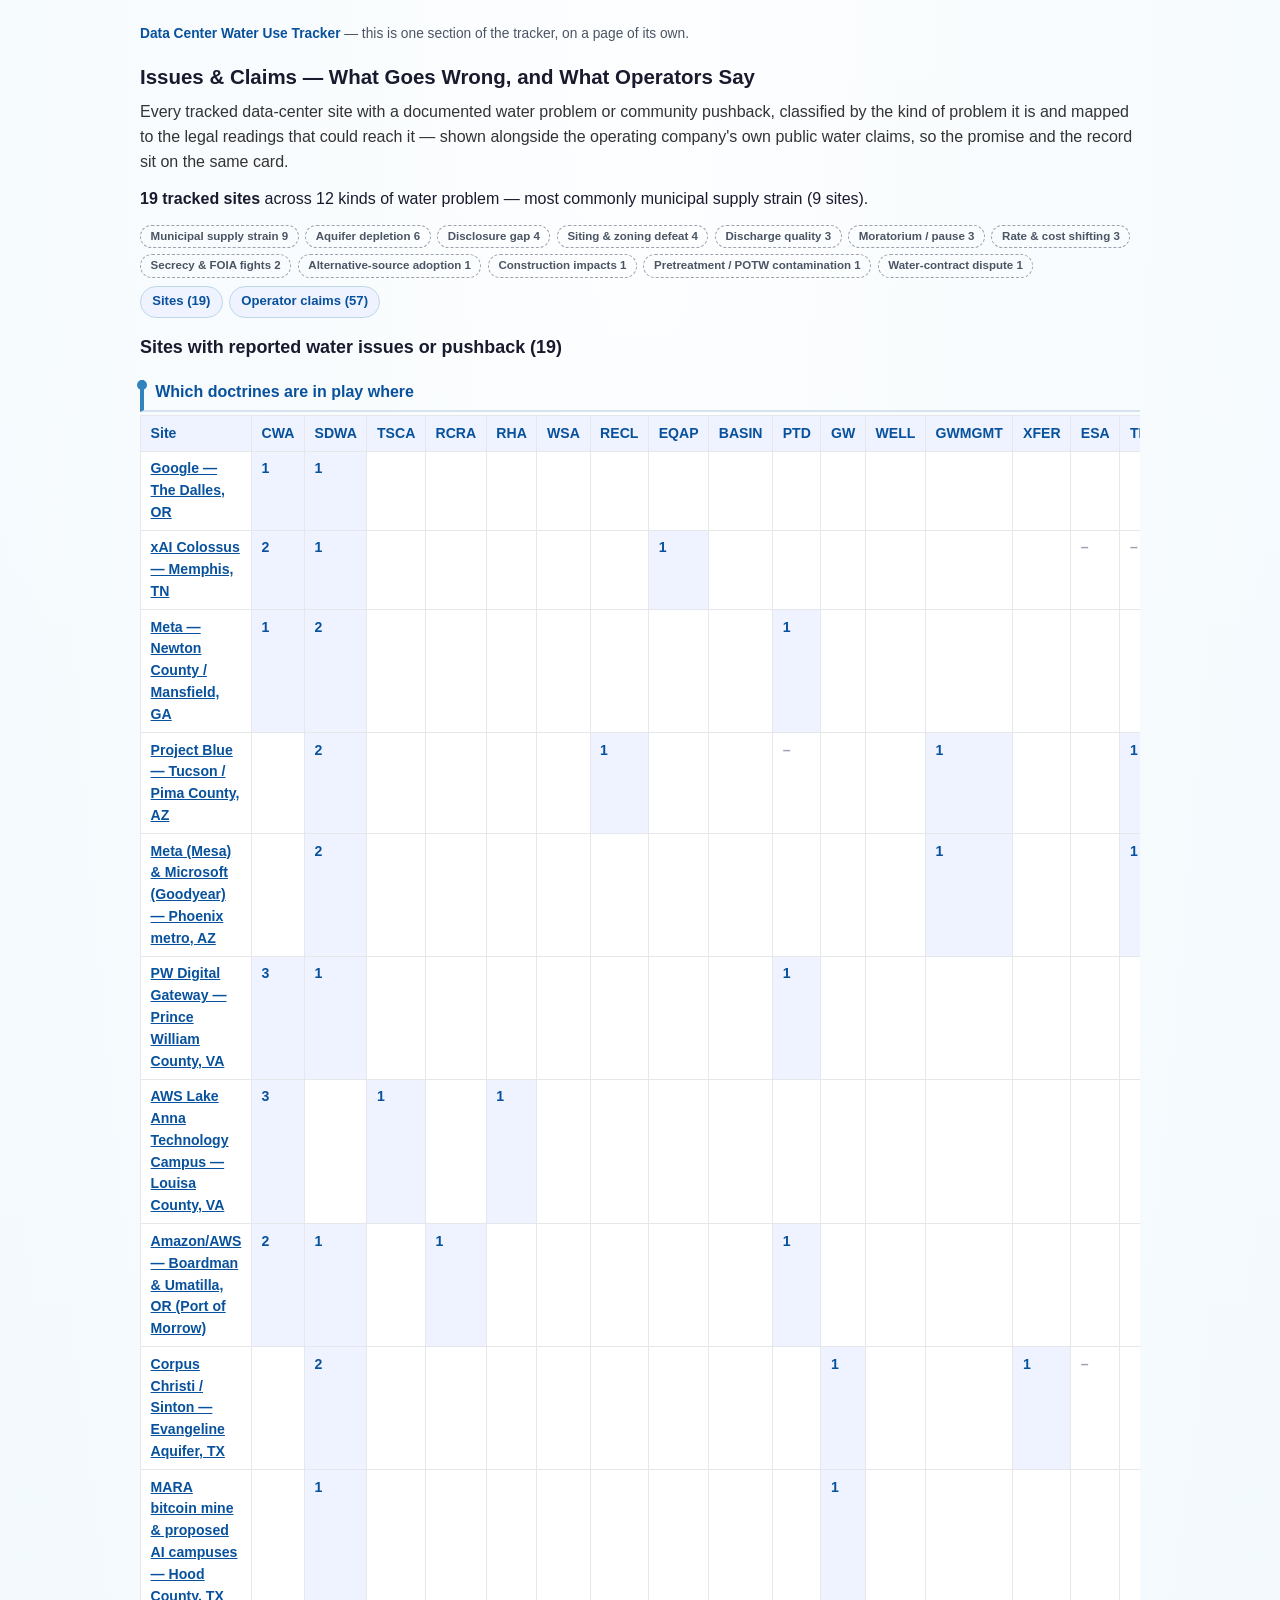
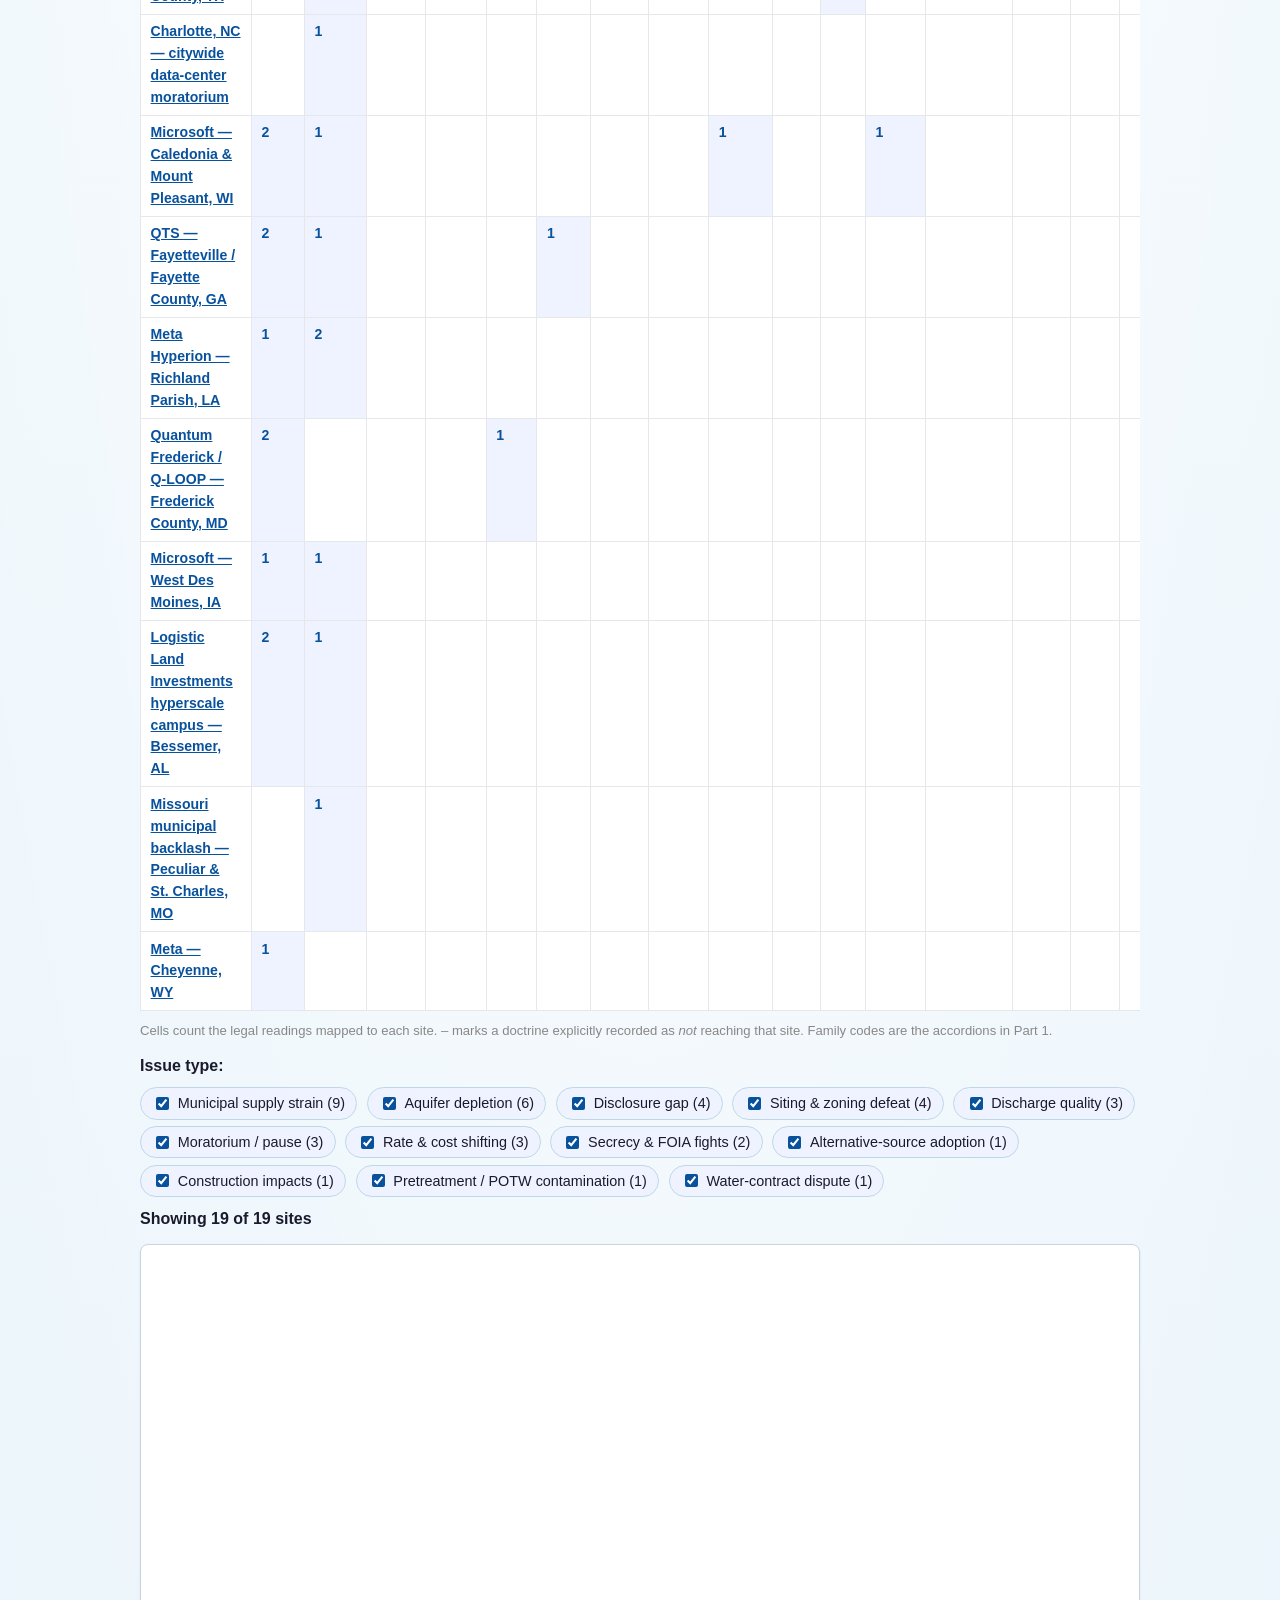
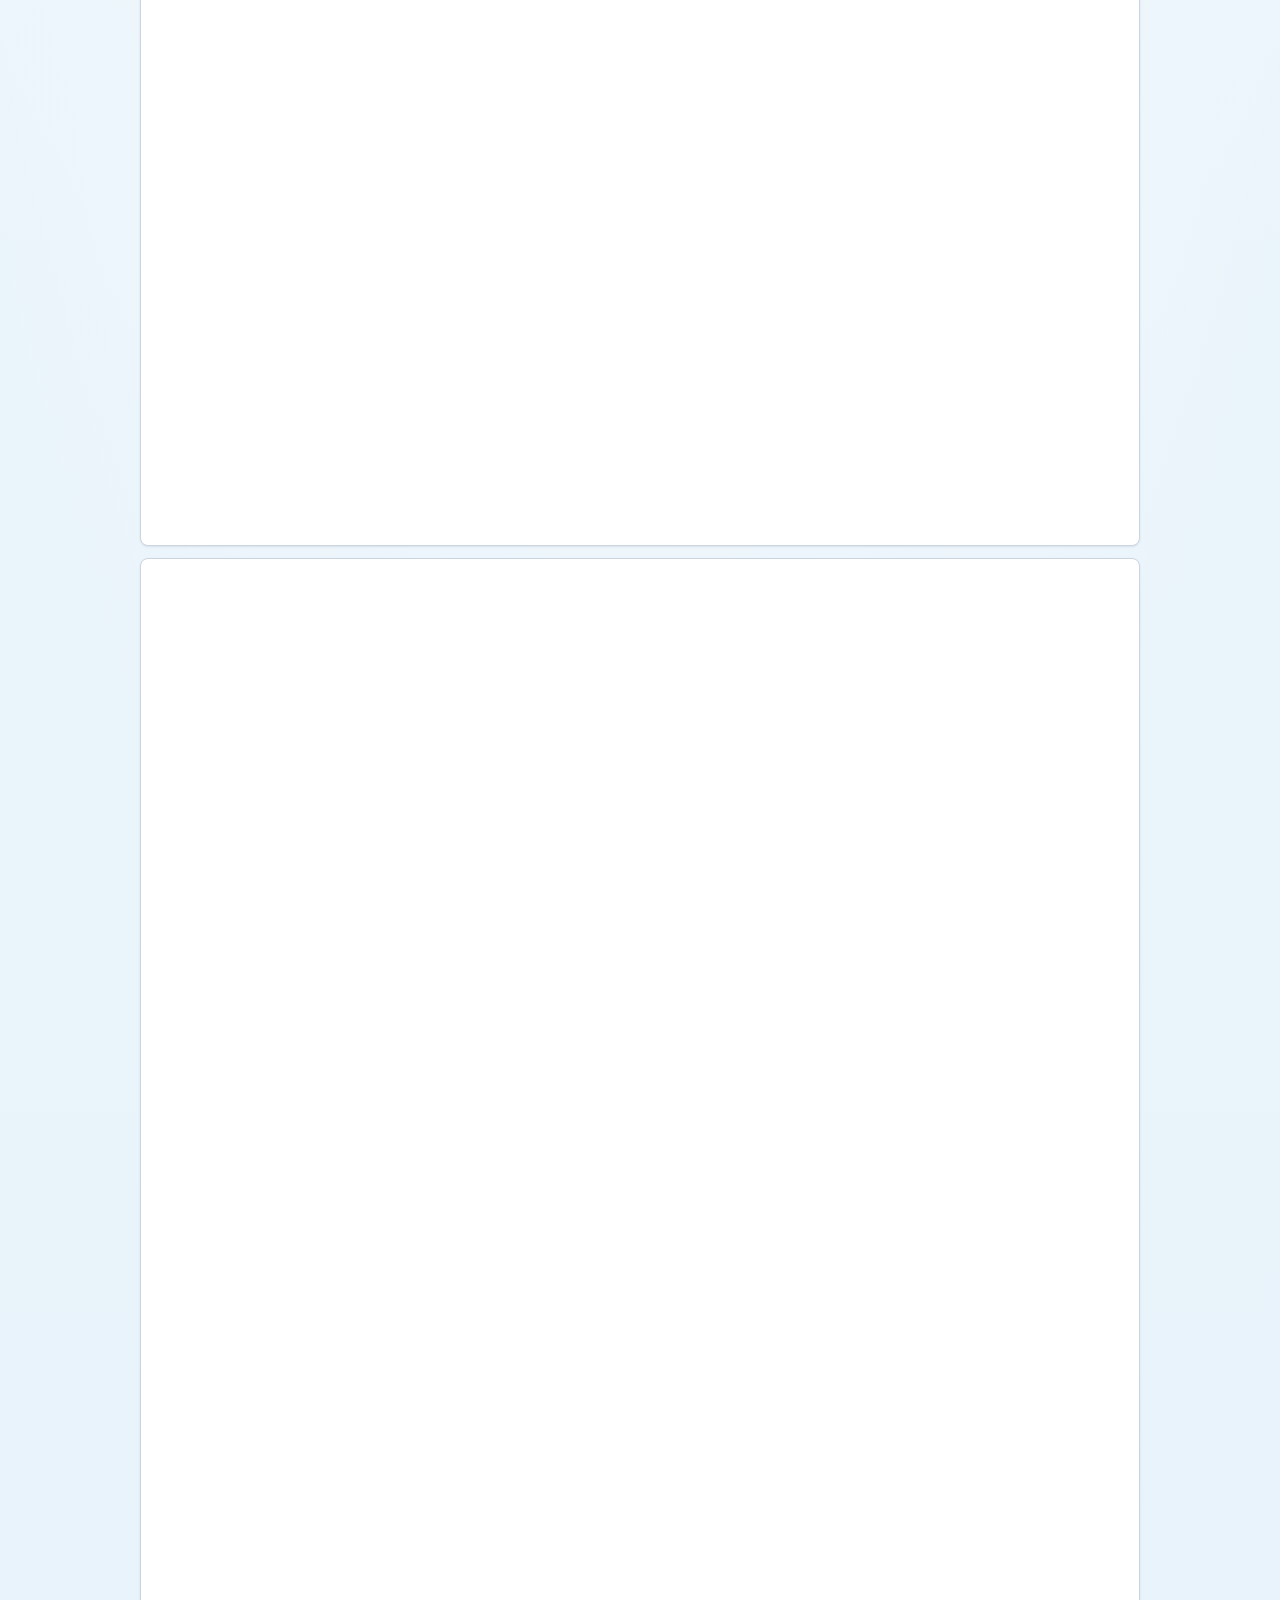
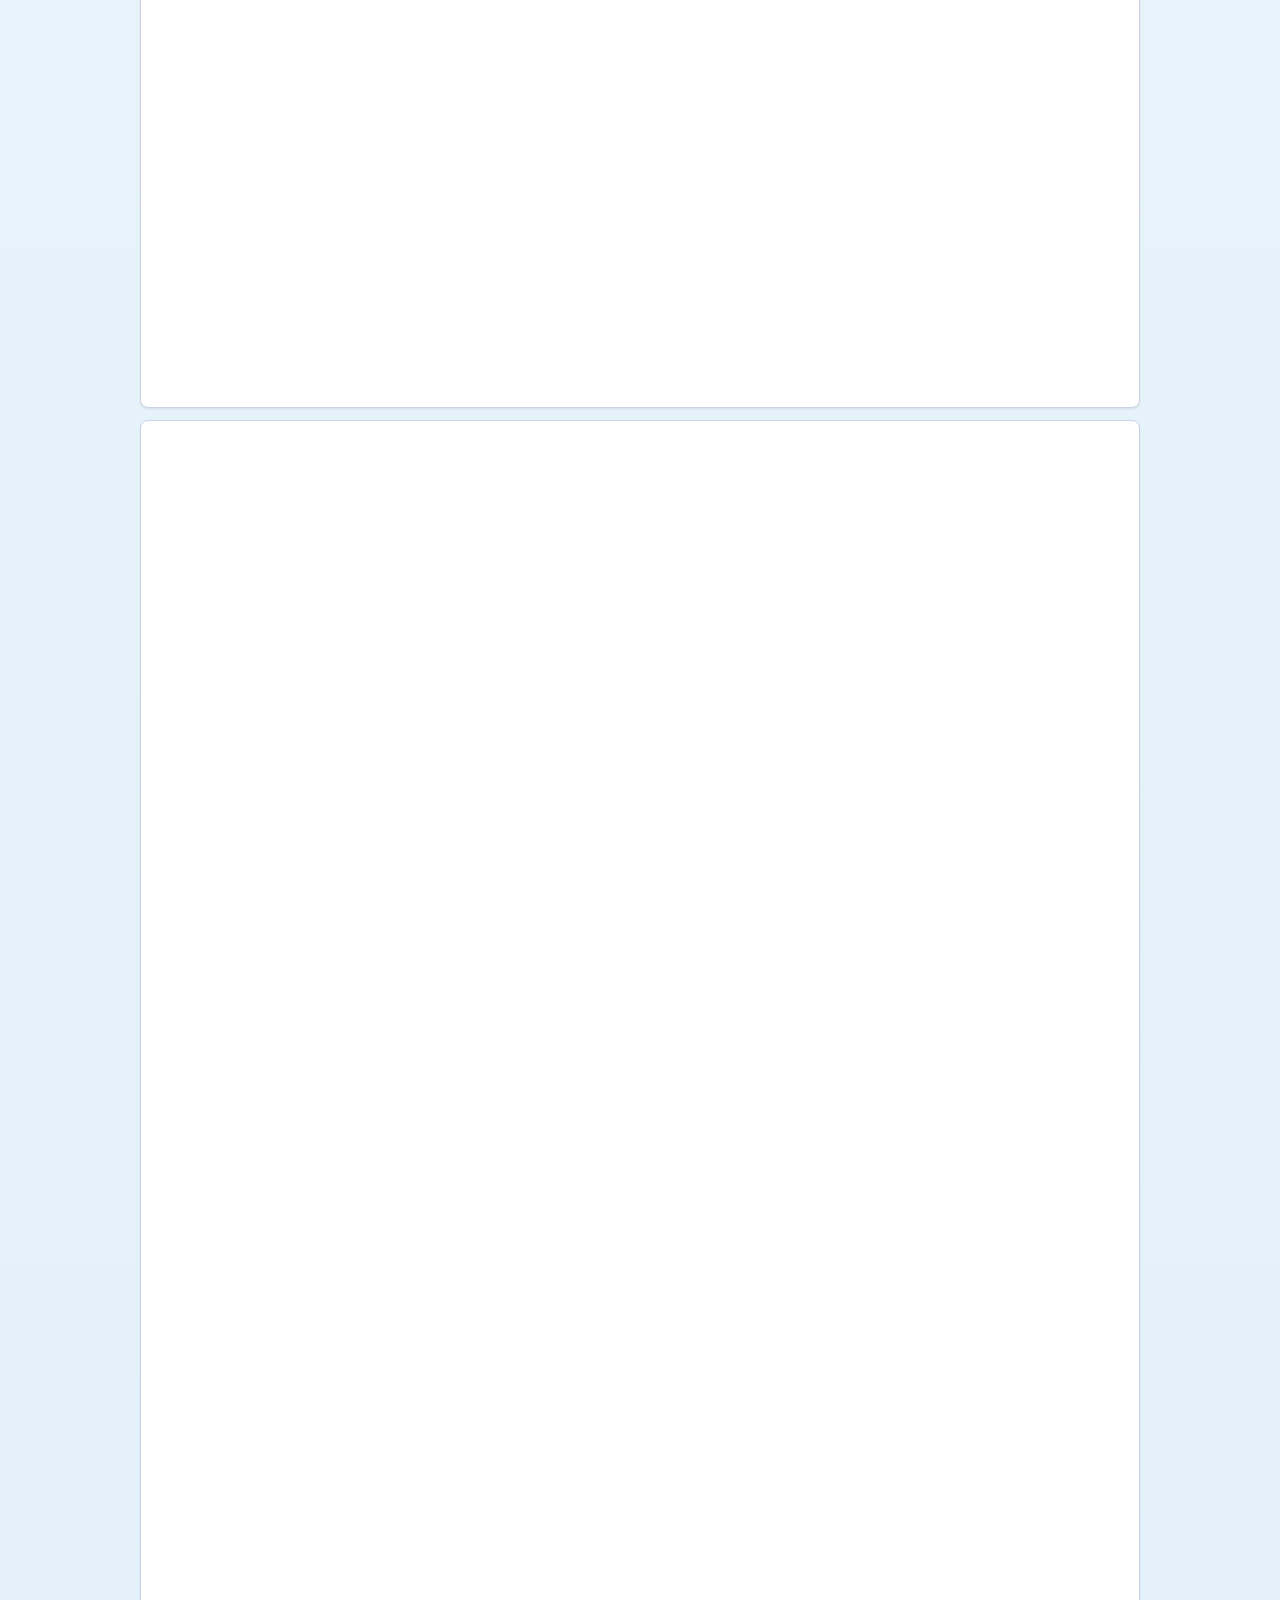
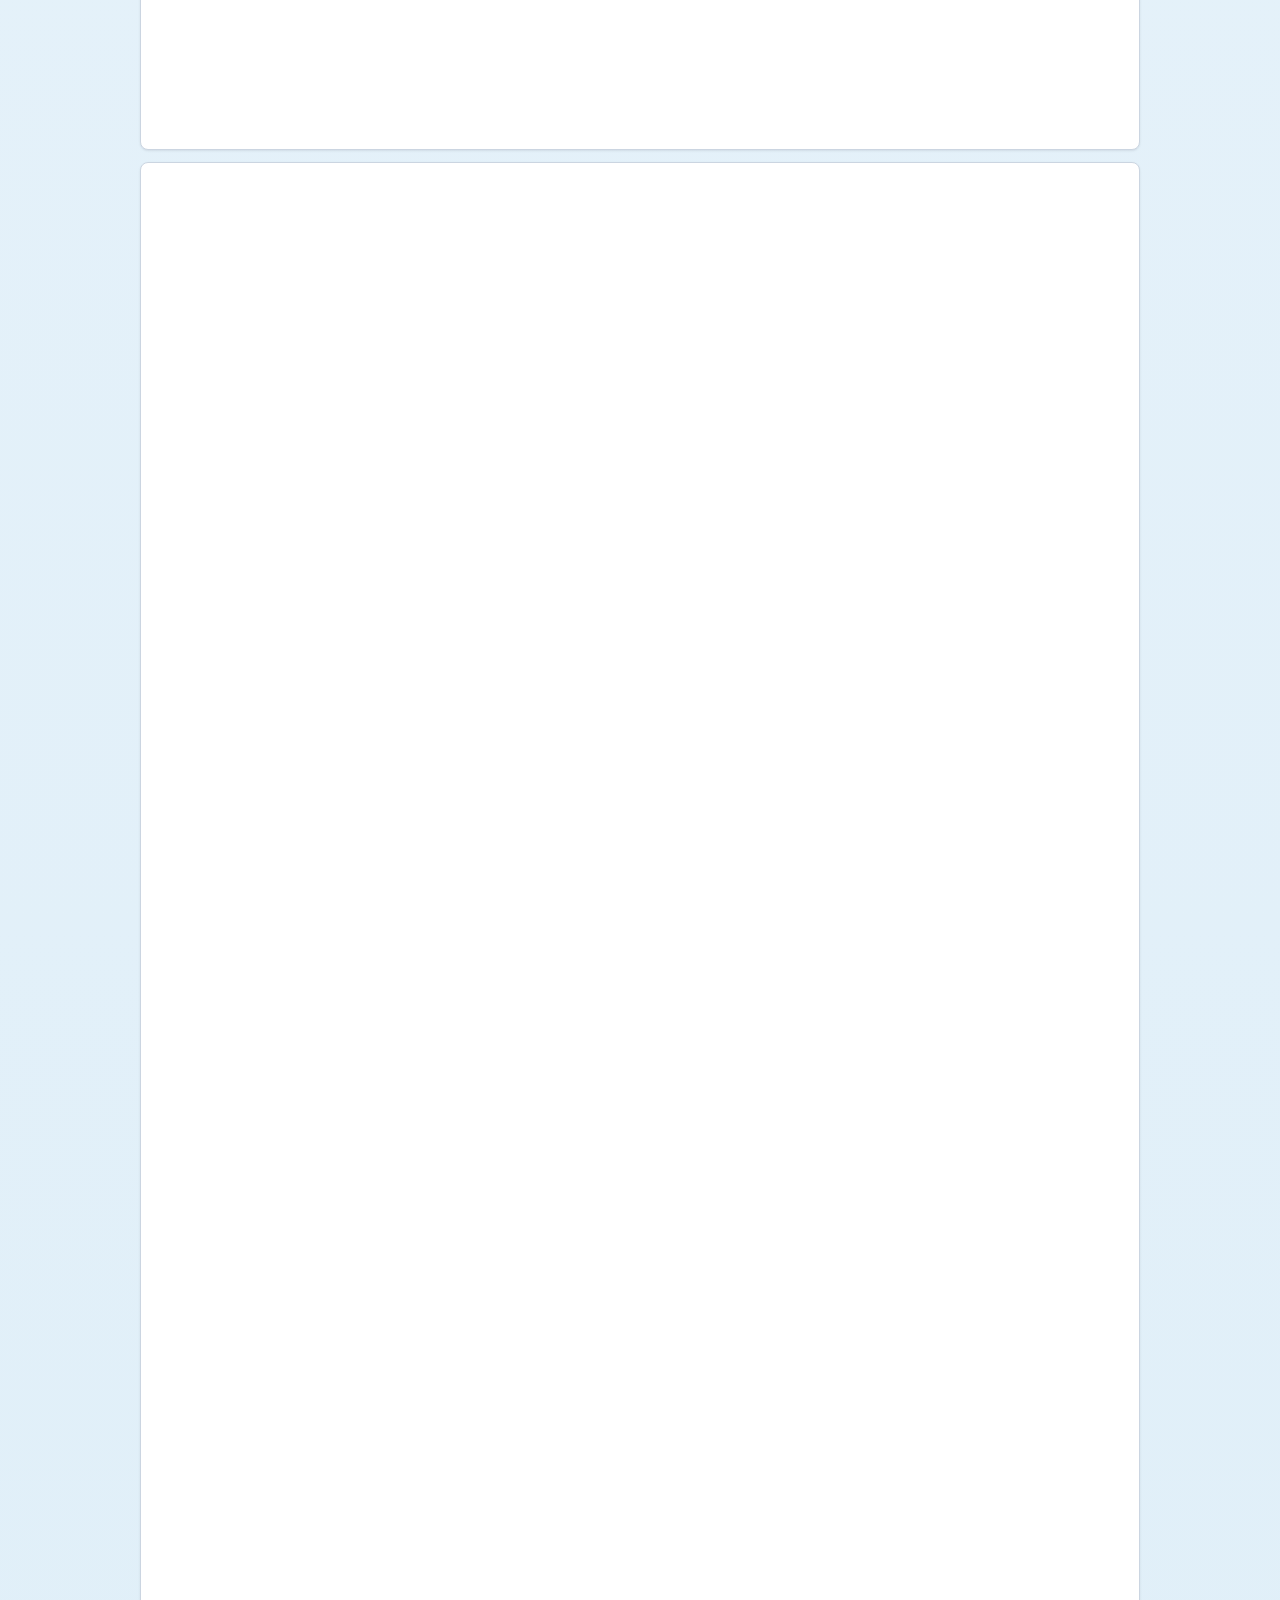
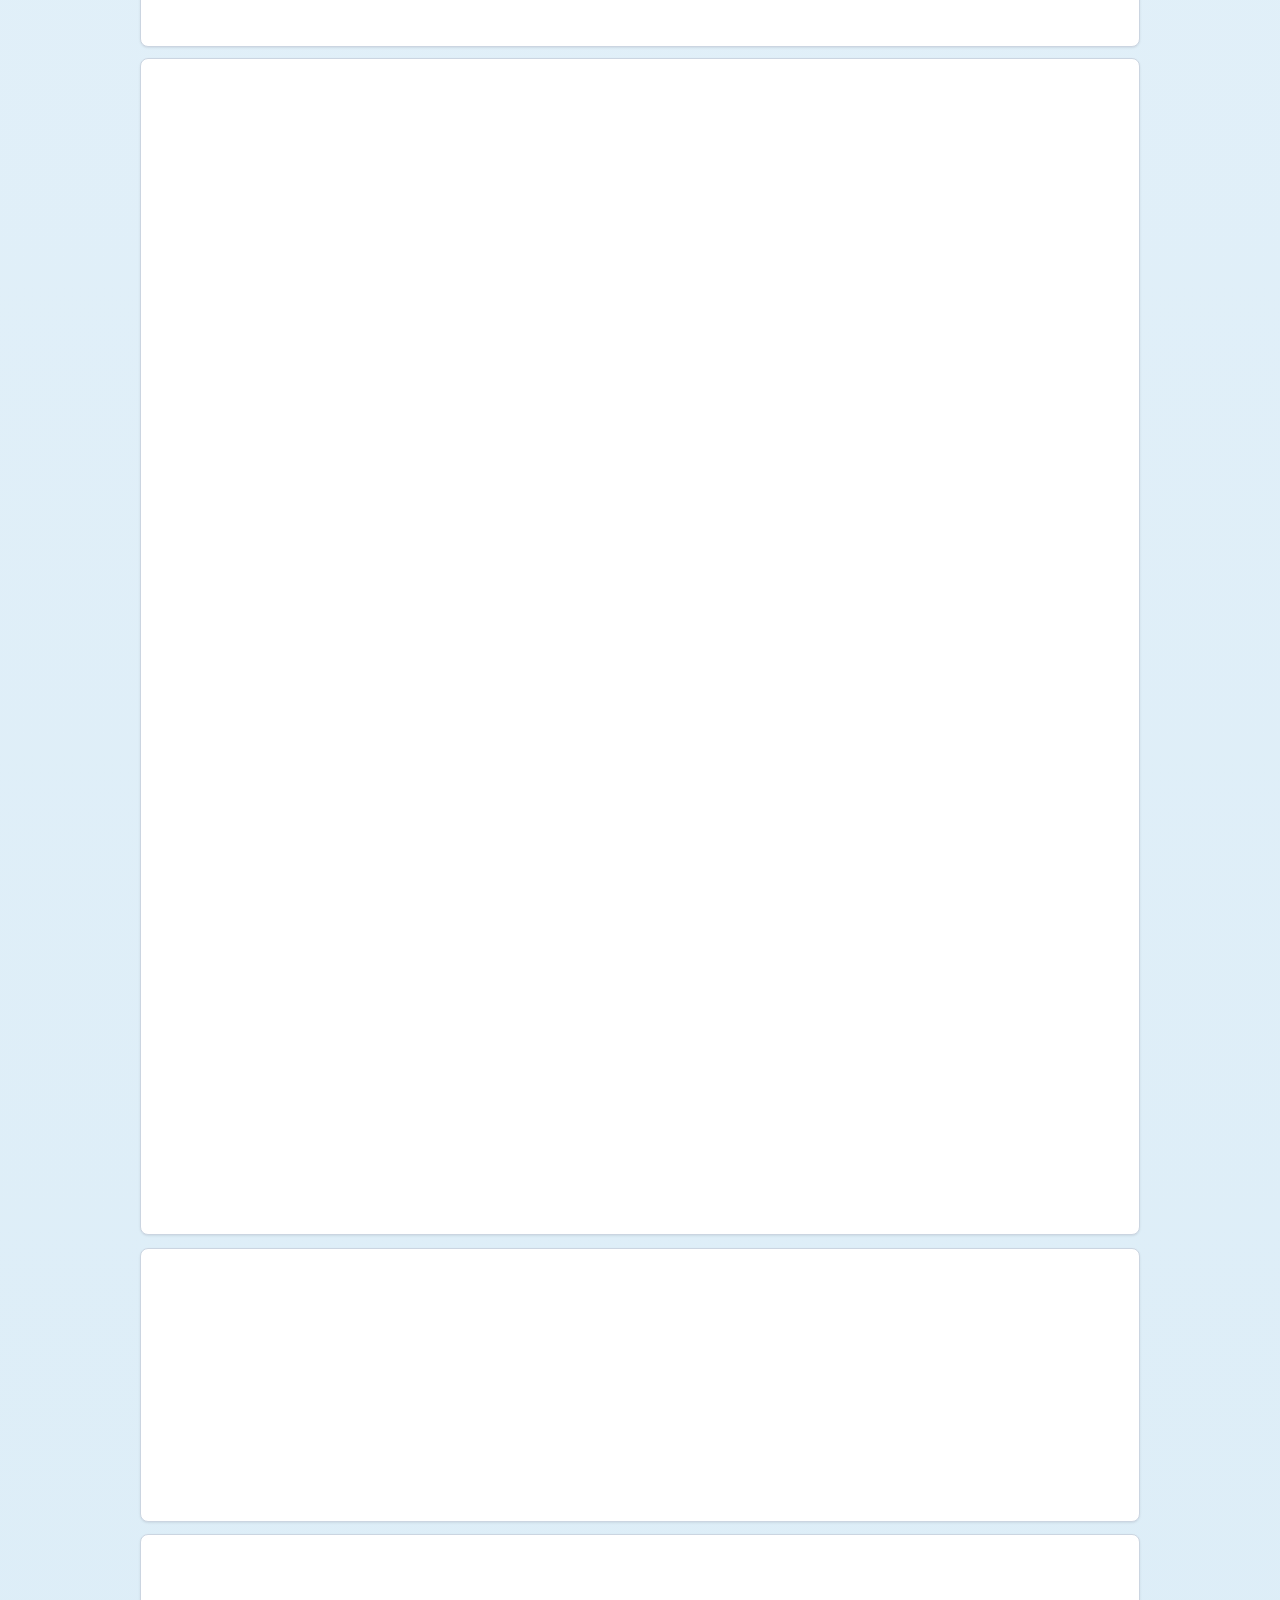
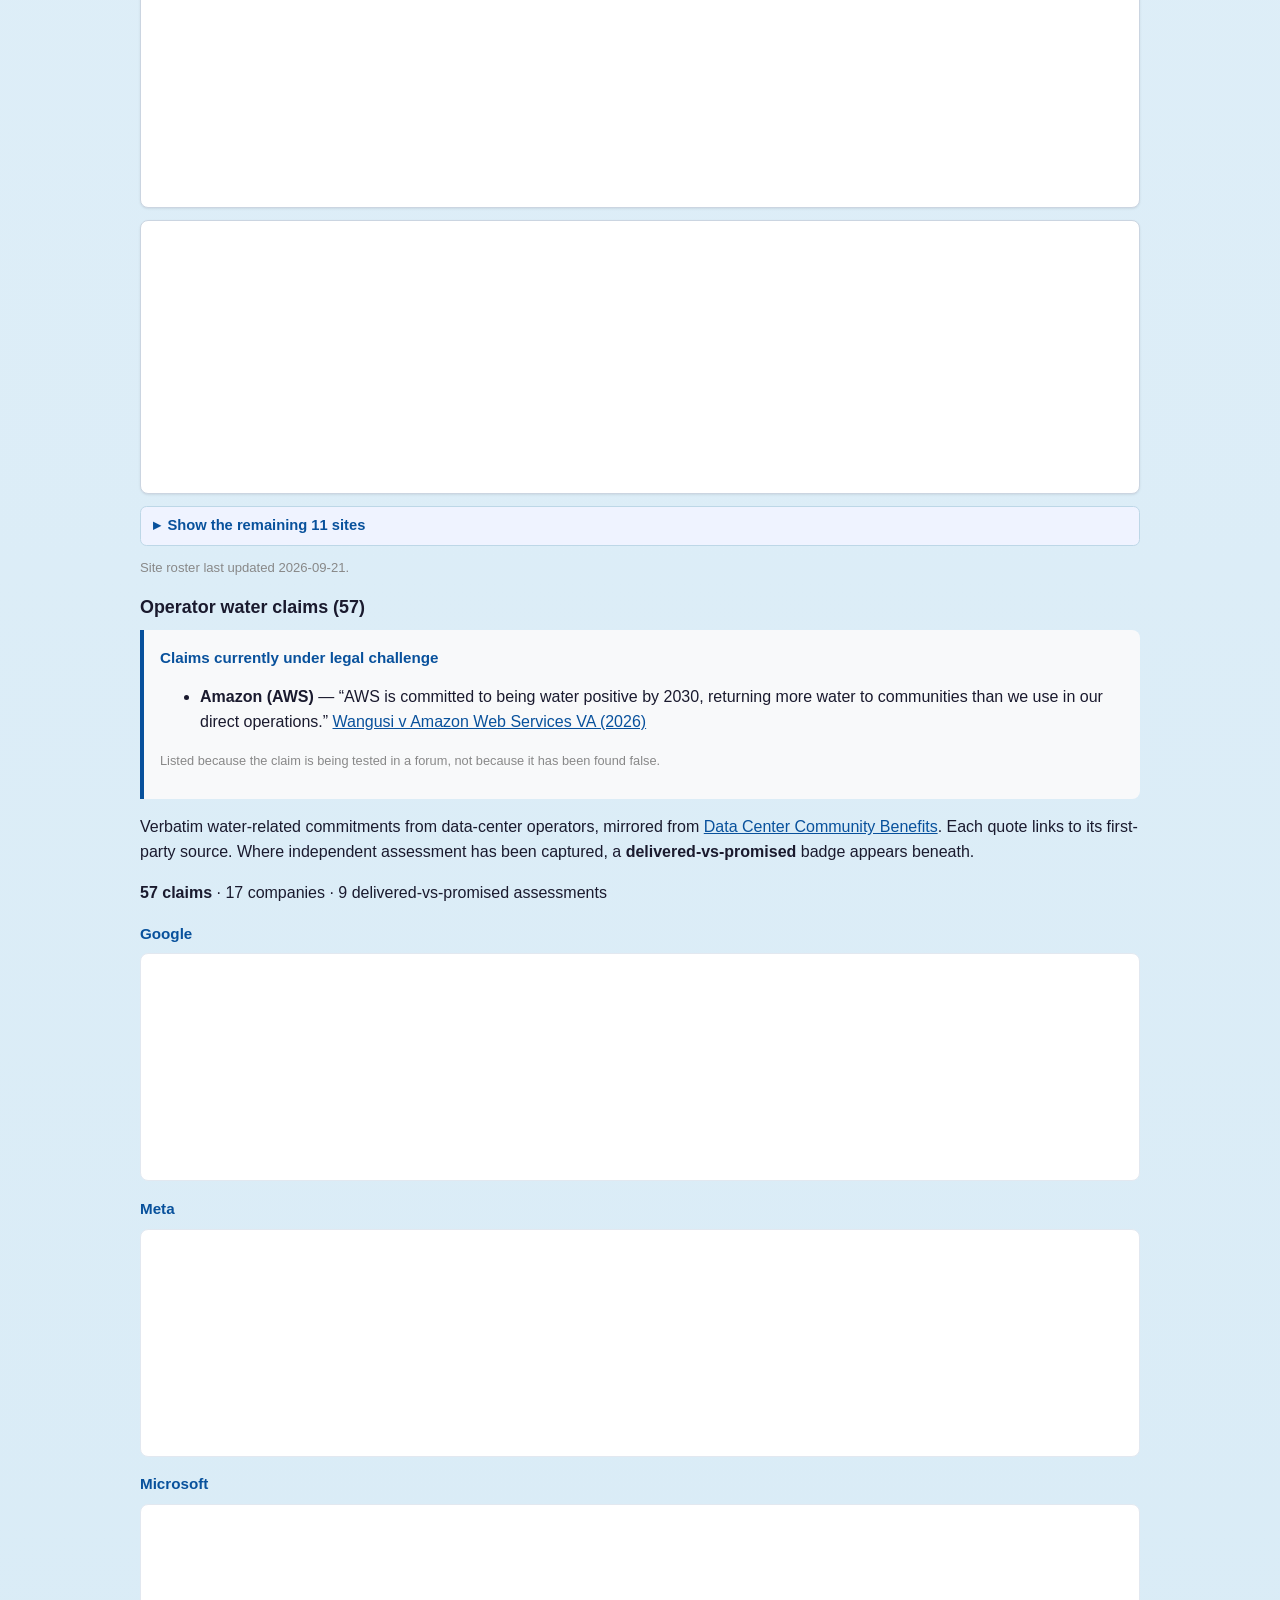
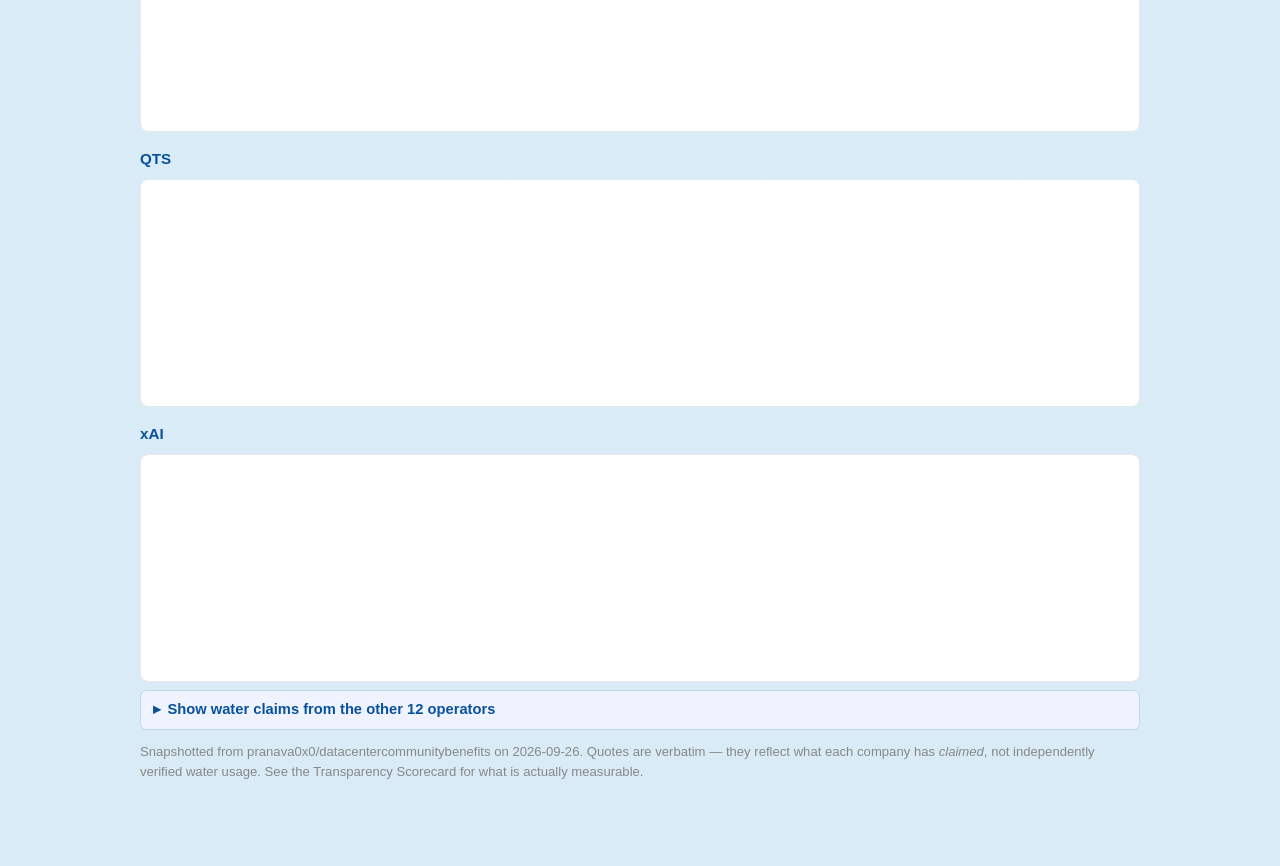
<file: pages/tab-issues.html>
<!doctype html>
<html lang="en">
<head>
<meta charset="utf-8">
<meta name="viewport" content="width=device-width, initial-scale=1">
<title>Issues &amp; Claims — Data Center Water Use Tracker</title>
<meta name="description" content="Tracking how US data centers draw, discharge, and disclose cooling water — permits, enforcement, statutes, and state and local policy, from public records.">
<link rel="stylesheet" href="site.css">
<script>document.documentElement.classList.add('js')</script>
<!-- No script: every Water Cases part (and any other sub-panel) shows at once. -->
<noscript><style>.subtabpanel[hidden]{display:block}</style></noscript>
<script src="site.js" defer></script>
</head>
<body>
<div class="wrap">
  <p class="tab-page-nav"><a href="index.html#panel-issues">Data Center Water Use Tracker</a>
  — this is one section of the tracker, on a page of its own.</p>
  <div class="tabpanel" id="panel-issues" role="tabpanel">
<section class="panel">
  <h2>Issues &amp; Claims — What Goes Wrong, and What Operators Say</h2>
  <p class="lead">Every tracked data-center site with a documented water problem or
  community pushback, classified by the kind of problem it is and mapped to the legal
  readings that could reach it — shown alongside the operating company's own public
  water claims, so the promise and the record sit on the same card.</p>

  <div class="issue-summary"><p class="count-line"><strong>19 tracked sites</strong> across 12 kinds of water problem &mdash; most commonly municipal supply strain (9 sites).</p><div class="cwa-class-row"><span class="issue-pill" title="Municipal or utility capacity strained, competing with residents and agriculture in drought.">Municipal supply strain <strong>9</strong></span><span class="issue-pill" title="Groundwater drawdown beyond sustainable yield; neighbouring wells failing.">Aquifer depletion <strong>6</strong></span><span class="issue-pill" title="Absent or non-standard facility-level reporting of actual water use.">Disclosure gap <strong>4</strong></span><span class="issue-pill" title="Rezoning losses, siting rejections and the process fights around them.">Siting &amp; zoning defeat <strong>4</strong></span><span class="issue-pill" title="Direct discharge under a permit — cooling blowdown, thermal load, nitrate.">Discharge quality <strong>3</strong></span><span class="issue-pill" title="A government halting new development pending study, at any level.">Moratorium / pause <strong>3</strong></span><span class="issue-pill" title="Water and sewer infrastructure costs allocated to other ratepayers.">Rate &amp; cost shifting <strong>3</strong></span><span class="issue-pill" title="Water figures withheld under NDAs, redactions, or contested public-records requests.">Secrecy &amp; FOIA fights <strong>2</strong></span><span class="issue-pill" title="Shifts to greywater, reclaimed water or air cooling — the solutions edge of a conflict.">Alternative-source adoption <strong>1</strong></span><span class="issue-pill" title="Wetland and stream fill, frac-outs, sediment — harm from building, not operating.">Construction impacts <strong>1</strong></span><span class="issue-pill" title="Contamination introduced into a municipal sewer or reclaimed-water system.">Pretreatment / POTW contamination <strong>1</strong></span><span class="issue-pill" title="Disputes over utility and data-center water-sale agreement terms.">Water-contract dispute <strong>1</strong></span></div></div>
  <nav class="jumpnav" aria-label="Sections on this tab"><a class="jump-link" href="#issues-sites">Sites (19)</a><a class="jump-link" href="#issues-claims">Operator claims (57)</a></nav>

  <h3 id="issues-sites">Sites with reported water issues or pushback (19)</h3>
  <h4 class="solution-cat-header">Which doctrines are in play where</h4>
  <div class="doctrine-matrix"><div class="table-wrap"><table class="data-table"><thead><tr><th>Site</th><th title="Clean Water Act">CWA</th><th title="Safe Drinking Water Act">SDWA</th><th title="Toxic Substances Control Act">TSCA</th><th title="Resource Conservation and Recovery Act">RCRA</th><th title="Rivers and Harbors Act">RHA</th><th title="Water Supply Act / Corps reallocation and alteration authority">WSA</th><th title="Federal Reclamation law">RECL</th><th title="Interstate apportionment &amp; compacts">EQAP</th><th title="Interstate basin compacts and commissions">BASIN</th><th title="Public trust doctrine">PTD</th><th title="Groundwater property &amp; allocation doctrines">GW</th><th title="High-capacity well &amp; withdrawal-permit review">WELL</th><th title="Statutory groundwater-management regimes">GWMGMT</th><th title="Water sourcing &amp; inter-basin transfer law">XFER</th><th title="Endangered Species Act as a water constraint">ESA</th><th title="Federal &amp; tribal reserved water rights">TRIBAL</th><th title="State environmental review &amp; water-supply adequacy">SEPA</th><th title="Common-law interference, nuisance &amp; standing">CL</th><th title="Municipal utility service &amp; shortage law">UTIL</th><th title="State consumer-protection &amp; claims law">SL</th></tr></thead><tbody><tr><th class="dm-site"><a href="#site-google-the-dalles-or">Google — The Dalles, OR</a></th><td class="dm-hit">1</td><td class="dm-hit">1</td><td class="dm-none"></td><td class="dm-none"></td><td class="dm-none"></td><td class="dm-none"></td><td class="dm-none"></td><td class="dm-none"></td><td class="dm-none"></td><td class="dm-none"></td><td class="dm-none"></td><td class="dm-none"></td><td class="dm-none"></td><td class="dm-none"></td><td class="dm-none"></td><td class="dm-none"></td><td class="dm-none"></td><td class="dm-none"></td><td class="dm-none"></td><td class="dm-hit">1</td></tr><tr><th class="dm-site"><a href="#site-xai-colossus-memphis-tn">xAI Colossus — Memphis, TN</a></th><td class="dm-hit">2</td><td class="dm-hit">1</td><td class="dm-none"></td><td class="dm-none"></td><td class="dm-none"></td><td class="dm-none"></td><td class="dm-none"></td><td class="dm-hit">1</td><td class="dm-none"></td><td class="dm-none"></td><td class="dm-none"></td><td class="dm-none"></td><td class="dm-none"></td><td class="dm-none"></td><td class="dm-neg" title="recorded as NOT reaching this site">&ndash;</td><td class="dm-neg" title="recorded as NOT reaching this site">&ndash;</td><td class="dm-none"></td><td class="dm-none"></td><td class="dm-none"></td><td class="dm-none"></td></tr><tr><th class="dm-site"><a href="#site-meta-newton-county-ga">Meta — Newton County / Mansfield, GA</a></th><td class="dm-hit">1</td><td class="dm-hit">2</td><td class="dm-none"></td><td class="dm-none"></td><td class="dm-none"></td><td class="dm-none"></td><td class="dm-none"></td><td class="dm-none"></td><td class="dm-none"></td><td class="dm-hit">1</td><td class="dm-none"></td><td class="dm-none"></td><td class="dm-none"></td><td class="dm-none"></td><td class="dm-none"></td><td class="dm-none"></td><td class="dm-none"></td><td class="dm-hit">1</td><td class="dm-none"></td><td class="dm-none"></td></tr><tr><th class="dm-site"><a href="#site-project-blue-tucson-az">Project Blue — Tucson / Pima County, AZ</a></th><td class="dm-none"></td><td class="dm-hit">2</td><td class="dm-none"></td><td class="dm-none"></td><td class="dm-none"></td><td class="dm-none"></td><td class="dm-hit">1</td><td class="dm-none"></td><td class="dm-none"></td><td class="dm-neg" title="recorded as NOT reaching this site">&ndash;</td><td class="dm-none"></td><td class="dm-none"></td><td class="dm-hit">1</td><td class="dm-none"></td><td class="dm-none"></td><td class="dm-hit">1</td><td class="dm-none"></td><td class="dm-none"></td><td class="dm-none"></td><td class="dm-none"></td></tr><tr><th class="dm-site"><a href="#site-meta-mesa-microsoft-goodyear-az">Meta (Mesa) &amp; Microsoft (Goodyear) — Phoenix metro, AZ</a></th><td class="dm-none"></td><td class="dm-hit">2</td><td class="dm-none"></td><td class="dm-none"></td><td class="dm-none"></td><td class="dm-none"></td><td class="dm-none"></td><td class="dm-none"></td><td class="dm-none"></td><td class="dm-none"></td><td class="dm-none"></td><td class="dm-none"></td><td class="dm-hit">1</td><td class="dm-none"></td><td class="dm-none"></td><td class="dm-hit">1</td><td class="dm-none"></td><td class="dm-none"></td><td class="dm-none"></td><td class="dm-none"></td></tr><tr><th class="dm-site"><a href="#site-pw-digital-gateway-va">PW Digital Gateway — Prince William County, VA</a></th><td class="dm-hit">3</td><td class="dm-hit">1</td><td class="dm-none"></td><td class="dm-none"></td><td class="dm-none"></td><td class="dm-none"></td><td class="dm-none"></td><td class="dm-none"></td><td class="dm-none"></td><td class="dm-hit">1</td><td class="dm-none"></td><td class="dm-none"></td><td class="dm-none"></td><td class="dm-none"></td><td class="dm-none"></td><td class="dm-none"></td><td class="dm-hit">1</td><td class="dm-none"></td><td class="dm-none"></td><td class="dm-none"></td></tr><tr><th class="dm-site"><a href="#site-aws-lake-anna-va">AWS Lake Anna Technology Campus — Louisa County, VA</a></th><td class="dm-hit">3</td><td class="dm-none"></td><td class="dm-hit">1</td><td class="dm-none"></td><td class="dm-hit">1</td><td class="dm-none"></td><td class="dm-none"></td><td class="dm-none"></td><td class="dm-none"></td><td class="dm-none"></td><td class="dm-none"></td><td class="dm-none"></td><td class="dm-none"></td><td class="dm-none"></td><td class="dm-none"></td><td class="dm-none"></td><td class="dm-none"></td><td class="dm-none"></td><td class="dm-none"></td><td class="dm-none"></td></tr><tr><th class="dm-site"><a href="#site-amazon-boardman-umatilla-or">Amazon/AWS — Boardman &amp; Umatilla, OR (Port of Morrow)</a></th><td class="dm-hit">2</td><td class="dm-hit">1</td><td class="dm-none"></td><td class="dm-hit">1</td><td class="dm-none"></td><td class="dm-none"></td><td class="dm-none"></td><td class="dm-none"></td><td class="dm-none"></td><td class="dm-hit">1</td><td class="dm-none"></td><td class="dm-none"></td><td class="dm-none"></td><td class="dm-none"></td><td class="dm-none"></td><td class="dm-none"></td><td class="dm-none"></td><td class="dm-none"></td><td class="dm-none"></td><td class="dm-none"></td></tr><tr><th class="dm-site"><a href="#site-corpus-christi-sinton-tx">Corpus Christi / Sinton — Evangeline Aquifer, TX</a></th><td class="dm-none"></td><td class="dm-hit">2</td><td class="dm-none"></td><td class="dm-none"></td><td class="dm-none"></td><td class="dm-none"></td><td class="dm-none"></td><td class="dm-none"></td><td class="dm-none"></td><td class="dm-none"></td><td class="dm-hit">1</td><td class="dm-none"></td><td class="dm-none"></td><td class="dm-hit">1</td><td class="dm-neg" title="recorded as NOT reaching this site">&ndash;</td><td class="dm-none"></td><td class="dm-none"></td><td class="dm-hit">1</td><td class="dm-none"></td><td class="dm-none"></td></tr><tr><th class="dm-site"><a href="#site-hood-county-granbury-tx">MARA bitcoin mine &amp; proposed AI campuses — Hood County, TX</a></th><td class="dm-none"></td><td class="dm-hit">1</td><td class="dm-none"></td><td class="dm-none"></td><td class="dm-none"></td><td class="dm-none"></td><td class="dm-none"></td><td class="dm-none"></td><td class="dm-none"></td><td class="dm-none"></td><td class="dm-hit">1</td><td class="dm-none"></td><td class="dm-none"></td><td class="dm-none"></td><td class="dm-none"></td><td class="dm-none"></td><td class="dm-none"></td><td class="dm-hit">1</td><td class="dm-none"></td><td class="dm-none"></td></tr><tr><th class="dm-site"><a href="#site-charlotte-nc-moratorium">Charlotte, NC — citywide data-center moratorium</a></th><td class="dm-none"></td><td class="dm-hit">1</td><td class="dm-none"></td><td class="dm-none"></td><td class="dm-none"></td><td class="dm-none"></td><td class="dm-none"></td><td class="dm-none"></td><td class="dm-none"></td><td class="dm-none"></td><td class="dm-none"></td><td class="dm-none"></td><td class="dm-none"></td><td class="dm-none"></td><td class="dm-none"></td><td class="dm-none"></td><td class="dm-none"></td><td class="dm-none"></td><td class="dm-hit">1</td><td class="dm-none"></td></tr><tr><th class="dm-site"><a href="#site-microsoft-racine-county-wi">Microsoft — Caledonia &amp; Mount Pleasant, WI</a></th><td class="dm-hit">2</td><td class="dm-hit">1</td><td class="dm-none"></td><td class="dm-none"></td><td class="dm-none"></td><td class="dm-none"></td><td class="dm-none"></td><td class="dm-none"></td><td class="dm-hit">1</td><td class="dm-none"></td><td class="dm-none"></td><td class="dm-hit">1</td><td class="dm-none"></td><td class="dm-none"></td><td class="dm-none"></td><td class="dm-none"></td><td class="dm-none"></td><td class="dm-hit">1</td><td class="dm-none"></td><td class="dm-none"></td></tr><tr><th class="dm-site"><a href="#site-qts-fayette-county-ga">QTS — Fayetteville / Fayette County, GA</a></th><td class="dm-hit">2</td><td class="dm-hit">1</td><td class="dm-none"></td><td class="dm-none"></td><td class="dm-none"></td><td class="dm-hit">1</td><td class="dm-none"></td><td class="dm-none"></td><td class="dm-none"></td><td class="dm-none"></td><td class="dm-none"></td><td class="dm-none"></td><td class="dm-none"></td><td class="dm-none"></td><td class="dm-none"></td><td class="dm-none"></td><td class="dm-none"></td><td class="dm-none"></td><td class="dm-none"></td><td class="dm-hit">1</td></tr><tr><th class="dm-site"><a href="#site-meta-richland-parish-la">Meta Hyperion — Richland Parish, LA</a></th><td class="dm-hit">1</td><td class="dm-hit">2</td><td class="dm-none"></td><td class="dm-none"></td><td class="dm-none"></td><td class="dm-none"></td><td class="dm-none"></td><td class="dm-none"></td><td class="dm-none"></td><td class="dm-none"></td><td class="dm-none"></td><td class="dm-none"></td><td class="dm-none"></td><td class="dm-none"></td><td class="dm-none"></td><td class="dm-none"></td><td class="dm-hit">1</td><td class="dm-none"></td><td class="dm-none"></td><td class="dm-none"></td></tr><tr><th class="dm-site"><a href="#site-quantum-loophole-frederick-md">Quantum Frederick / Q-LOOP — Frederick County, MD</a></th><td class="dm-hit">2</td><td class="dm-none"></td><td class="dm-none"></td><td class="dm-none"></td><td class="dm-hit">1</td><td class="dm-none"></td><td class="dm-none"></td><td class="dm-none"></td><td class="dm-none"></td><td class="dm-none"></td><td class="dm-none"></td><td class="dm-none"></td><td class="dm-none"></td><td class="dm-none"></td><td class="dm-none"></td><td class="dm-none"></td><td class="dm-none"></td><td class="dm-hit">1</td><td class="dm-none"></td><td class="dm-none"></td></tr><tr><th class="dm-site"><a href="#site-microsoft-west-des-moines-ia">Microsoft — West Des Moines, IA</a></th><td class="dm-hit">1</td><td class="dm-hit">1</td><td class="dm-none"></td><td class="dm-none"></td><td class="dm-none"></td><td class="dm-none"></td><td class="dm-none"></td><td class="dm-none"></td><td class="dm-none"></td><td class="dm-none"></td><td class="dm-none"></td><td class="dm-none"></td><td class="dm-none"></td><td class="dm-none"></td><td class="dm-none"></td><td class="dm-none"></td><td class="dm-none"></td><td class="dm-none"></td><td class="dm-none"></td><td class="dm-hit">1</td></tr><tr><th class="dm-site"><a href="#site-bessemer-al-hyperscale">Logistic Land Investments hyperscale campus — Bessemer, AL</a></th><td class="dm-hit">2</td><td class="dm-hit">1</td><td class="dm-none"></td><td class="dm-none"></td><td class="dm-none"></td><td class="dm-none"></td><td class="dm-none"></td><td class="dm-none"></td><td class="dm-none"></td><td class="dm-none"></td><td class="dm-none"></td><td class="dm-none"></td><td class="dm-none"></td><td class="dm-none"></td><td class="dm-none"></td><td class="dm-none"></td><td class="dm-none"></td><td class="dm-none"></td><td class="dm-hit">1</td><td class="dm-none"></td></tr><tr><th class="dm-site"><a href="#site-missouri-peculiar-stcharles">Missouri municipal backlash — Peculiar &amp; St. Charles, MO</a></th><td class="dm-none"></td><td class="dm-hit">1</td><td class="dm-none"></td><td class="dm-none"></td><td class="dm-none"></td><td class="dm-none"></td><td class="dm-none"></td><td class="dm-none"></td><td class="dm-none"></td><td class="dm-none"></td><td class="dm-none"></td><td class="dm-none"></td><td class="dm-none"></td><td class="dm-none"></td><td class="dm-none"></td><td class="dm-none"></td><td class="dm-none"></td><td class="dm-none"></td><td class="dm-hit">1</td><td class="dm-none"></td></tr><tr><th class="dm-site"><a href="#site-meta-cheyenne-wy">Meta — Cheyenne, WY</a></th><td class="dm-hit">1</td><td class="dm-none"></td><td class="dm-none"></td><td class="dm-none"></td><td class="dm-none"></td><td class="dm-none"></td><td class="dm-none"></td><td class="dm-none"></td><td class="dm-none"></td><td class="dm-none"></td><td class="dm-none"></td><td class="dm-none"></td><td class="dm-none"></td><td class="dm-none"></td><td class="dm-none"></td><td class="dm-none"></td><td class="dm-none"></td><td class="dm-none"></td><td class="dm-hit">1</td><td class="dm-none"></td></tr></tbody></table></div><p class="src-note">Cells count the legal readings mapped to each site. &ndash; marks a doctrine explicitly recorded as <em>not</em> reaching that site. Family codes are the accordions in Part 1.</p></div>
  <div class="cwa-filters">
    <span class="filter-label">Issue type:</span>
    <div class="cwa-types"><label class="chip-check" title="Municipal or utility capacity strained, competing with residents and agriculture in drought."><input type="checkbox" class="dc-issue" value="supply-strain" checked> Municipal supply strain (9)</label><label class="chip-check" title="Groundwater drawdown beyond sustainable yield; neighbouring wells failing."><input type="checkbox" class="dc-issue" value="aquifer-depletion" checked> Aquifer depletion (6)</label><label class="chip-check" title="Absent or non-standard facility-level reporting of actual water use."><input type="checkbox" class="dc-issue" value="disclosure-gap" checked> Disclosure gap (4)</label><label class="chip-check" title="Rezoning losses, siting rejections and the process fights around them."><input type="checkbox" class="dc-issue" value="siting-zoning-defeat" checked> Siting &amp; zoning defeat (4)</label><label class="chip-check" title="Direct discharge under a permit — cooling blowdown, thermal load, nitrate."><input type="checkbox" class="dc-issue" value="discharge-quality" checked> Discharge quality (3)</label><label class="chip-check" title="A government halting new development pending study, at any level."><input type="checkbox" class="dc-issue" value="moratorium-pause" checked> Moratorium / pause (3)</label><label class="chip-check" title="Water and sewer infrastructure costs allocated to other ratepayers."><input type="checkbox" class="dc-issue" value="rate-cost-shift" checked> Rate &amp; cost shifting (3)</label><label class="chip-check" title="Water figures withheld under NDAs, redactions, or contested public-records requests."><input type="checkbox" class="dc-issue" value="supply-secrecy" checked> Secrecy &amp; FOIA fights (2)</label><label class="chip-check" title="Shifts to greywater, reclaimed water or air cooling — the solutions edge of a conflict."><input type="checkbox" class="dc-issue" value="alt-source-adoption" checked> Alternative-source adoption (1)</label><label class="chip-check" title="Wetland and stream fill, frac-outs, sediment — harm from building, not operating."><input type="checkbox" class="dc-issue" value="construction-impacts" checked> Construction impacts (1)</label><label class="chip-check" title="Contamination introduced into a municipal sewer or reclaimed-water system."><input type="checkbox" class="dc-issue" value="pretreatment-potw" checked> Pretreatment / POTW contamination (1)</label><label class="chip-check" title="Disputes over utility and data-center water-sale agreement terms."><input type="checkbox" class="dc-issue" value="supply-contract-dispute" checked> Water-contract dispute (1)</label></div>
  </div>
  <p class="count-line" id="conflict-count"></p>
  <div id="dc-conflicts"><div class="bill-card dc-site" id="site-google-the-dalles-or" data-issues="supply-secrecy supply-strain disclosure-gap"><div class="bill-card-head"><span class="bill-card-id">Google — The Dalles, OR</span><span class="bill-card-pill" style="background:#08519c">DC site</span></div><div class="cwa-class-row"><span class="cwa-type-pill">The Dalles, Wasco County, Oregon</span><span class="cwa-status-pill" style="background:#08519c">CWA</span><span class="cwa-status-pill" style="background:#2e8b57">SDWA</span><span class="cwa-status-pill" style="background:#c41e3a">SL</span><span class="issue-pill" title="Water figures withheld under NDAs, redactions, or contested public-records requests.">Secrecy &amp; FOIA fights</span><span class="issue-pill" title="Municipal or utility capacity strained, competing with residents and agriculture in drought.">Municipal supply strain</span><span class="issue-pill" title="Absent or non-standard facility-level reporting of actual water use.">Disclosure gap</span><span class="cwa-instrument">Resolved — data disclosed; the case is now the template other communities cite when operators claim water use is confidential.</span></div><div class="bill-section-label">Water issue</div><p class="bill-sentiment">Google&#x27;s water use nearly tripled in five years to over a quarter of everything the city supplies (later reporting puts it near 40%). When The Oregonian requested the numbers in 2021, the city — with Google paying its legal fees — sued the newspaper to keep them secret as a &#x27;trade secret.&#x27;</p><div class="bill-section-label">Pushback & response</div><p class="bill-sentiment">The district attorney sided with the newspaper; the city settled in late 2022 and released ten years of data, and Google said it would stop claiming site-level water figures as trade secrets nationwide — the landmark transparency precedent for the industry.</p><div class="bill-section-label">Which legal readings could apply</div><div class="conflict-reading"><strong><a href="tab-cwa.html#reading-sdwa-pws-compliance">SDWA — Public water system regulation and enforcement</a></strong><div class="cwa-pathway">A single customer taking a quarter-plus of a small city&#x27;s supply concentrates public-water-system capacity and compliance risk on everyone else&#x27;s taps — the SDWA regime that receivership-era enforcement polices.<div class="cwa-analogs">Historical cases: <a href="tab-cwa.html#cwa-US-v-Alisal-Water-Corp-2005">US v Alisal Water Corp (2005)</a></div></div></div><div class="conflict-reading"><strong><a href="tab-cwa.html#reading-cwa-307-pretreatment">CWA — Pretreatment — industrial users of sewers</a></strong><div class="cwa-pathway">Cooling water Google evaporates or returns goes through the municipal system; blowdown returned to the sewer sits under the POTW&#x27;s industrial-user pretreatment authority.<div class="cwa-analogs">Historical cases: <a href="tab-cwa.html#cwa-PortOfMorrow-DEQ-OR-2024">PortOfMorrow DEQ OR (2024)</a></div></div></div><div class="conflict-reading"><strong><a href="tab-cwa.html#reading-sl-greenwashing-udap">SL — Water claims as a deceptive trade practice</a></strong><div class="cwa-pathway">Litigation resulted in release of a decade of water-use figures, and Google said it would stop asserting site-level water use as a trade secret nationwide. Disclosed utility records can inform comparisons with published water claims.<div class="cwa-analogs">Historical cases: <a href="tab-cwa.html#cwa-Wangusi-v-Amazon-Web-Services-VA-2026">Wangusi v Amazon Web Services VA (2026)</a></div></div></div><div class="says-vs-does"><div class="bill-section-label">What the operator says about water</div><ul class="svd-list"><li><span class="svd-company">Google</span> &ldquo;By 2030, we aim to replenish 120% of the freshwater we consume across our offices and data centers.&rdquo; <span class="svd-status svd-partial">Partial</span></li></ul></div><div class="conflict-outcome-note"><strong>How comparable matters resolved:</strong> across the cases this site maps to, the recorded outcomes were most often monetary penalty (2), compliance / emergency order (1) and pending / undecided (1) — 4 outcome tags in total. Historical pattern only; it does not predict what happens here.</div><details class="bill-card-details"><summary>Details — tracked cases, sources</summary><div class="bill-section-label">Sources</div><div class="cwa-sources"><a href="https://www.rcfp.org/dalles-google-oregonian-settlement/" target="_blank" rel="noopener">RCFP: Oregon&#x27;s city of The Dalles agrees to reveal Google&#x27;s local water usage</a> · <a href="https://www.govtech.com/analytics/the-dalles-ore-settles-lawsuit-over-google-data-centers" target="_blank" rel="noopener">GovTech: The Dalles, Ore., Settles Lawsuit Over Google Data Centers</a></div></details></div><div class="bill-card dc-site" id="site-xai-colossus-memphis-tn" data-issues="aquifer-depletion alt-source-adoption"><div class="bill-card-head"><span class="bill-card-id">xAI Colossus — Memphis, TN</span><span class="bill-card-pill" style="background:#08519c">DC site</span></div><div class="cwa-class-row"><span class="cwa-type-pill">South Memphis, Tennessee (former Electrolux site)</span><span class="cwa-status-pill" style="background:#08519c">CWA</span><span class="cwa-status-pill" style="background:#2e8b57">SDWA</span><span class="cwa-status-pill" style="background:#1a4f8a">EQAP</span><span class="cwa-status-pill" style="background:#2f7a4f">ESA</span><span class="cwa-status-pill" style="background:#8a4f2a">TRIBAL</span><span class="issue-pill" title="Groundwater drawdown beyond sustainable yield; neighbouring wells failing.">Aquifer depletion</span><span class="issue-pill" title="Shifts to greywater, reclaimed water or air cooling — the solutions edge of a conflict.">Alternative-source adoption</span><span class="cwa-instrument">Operating on aquifer-sourced water; xAI confirmed on August 17, 2026 that recycling-plant construction restarts in January 2027, with the finished plant recycling 10 MGD and projected to protect 3.64 billion gallons/year of Memphis Sand aquifer drinking water.</span></div><div class="bill-section-label">Water issue</div><p class="bill-sentiment">Colossus draws roughly 3 MGD of cooling water while the Memphis Sand aquifer — the region&#x27;s sole drinking-water source — is already being pumped faster than it recharges. xAI promised an $80M recycling plant treating up to ~13 MGD of municipal wastewater to offset withdrawals, then put it on indefinite pause in April 2026 to prioritize Colossus 2.</p><div class="bill-section-label">Pushback & response</div><p class="bill-sentiment">Protect Our Aquifer called the pause &#x27;alarming&#x27;; the city council pressed for public meetings on water impacts, and Mayor Young says xAI committed to resume construction no later than Q1 2027.</p><div class="bill-section-label">Which legal readings could apply</div><div class="conflict-reading"><strong><a href="tab-cwa.html#reading-cwa-402-npdes">CWA — NPDES permit for direct discharge</a></strong><div class="cwa-pathway">The promised recycling plant would hold its own NPDES permit — a clean, trackable point source whose DMRs become public the day it operates.<div class="cwa-analogs">Historical cases: <a href="tab-cwa.html#cwa-PortOfMorrow-DEQ-OR-2024">PortOfMorrow DEQ OR (2024)</a></div></div></div><div class="conflict-reading"><strong><a href="tab-cwa.html#reading-cwa-307-pretreatment">CWA — Pretreatment — industrial users of sewers</a></strong><div class="cwa-pathway">Until then, cooling blowdown to the Memphis sewer sits under MLGW/City industrial-pretreatment authority, and Colossus-scale loading is exactly the pass-through risk the POTW&#x27;s permit carries.<div class="cwa-analogs">Historical cases: <a href="tab-cwa.html#cwa-Swift-Beef-Grand-Island-2011">Swift Beef Grand Island (2011)</a> · <a href="tab-cwa.html#cwa-PortOfMorrow-DEQ-OR-2024">PortOfMorrow DEQ OR (2024)</a></div></div></div><div class="conflict-reading"><strong><a href="tab-cwa.html#reading-sdwa-source-water-protection">SDWA — Source-water and wellhead protection</a></strong><div class="cwa-pathway">The Memphis Sand is a delineated sole drinking-water source; source-water assessments give residents a government-authored basis to contest withdrawals and siting over recharge areas.<div class="cwa-analogs">Historical cases: <a href="tab-cwa.html#cwa-Google-Berkeley-SC-Middendorf-aquifer-2019">Google Berkeley SC Middendorf aquifer (2019)</a></div></div></div><div class="conflict-reading"><strong><a href="tab-cwa.html#reading-eqap-interstate-aquifer">EQAP — Equitable apportionment reaches groundwater</a></strong><div class="cwa-pathway">The Memphis Sand is the same aquifer the Supreme Court held apportionable in 2021, so the question of who may complain about heavy pumping here is already answered: a neighbouring state, suing for an equitable apportionment. The obstacle is evidentiary rather than legal — an apportioning court needs clear and convincing proof of injury, which means aggregate withdrawal data of the kind utility reporting laws produce.<div class="cwa-analogs">Historical cases: <a href="tab-cwa.html#cwa-Mississippi-v-Tennessee-2021">Mississippi v Tennessee (2021)</a></div></div></div><div class="bill-section-label">Doctrines that do NOT reach this site</div><div class="conflict-reading"><strong><a href="tab-cwa.html#reading-esa-proximate-cause-limit">ESA — State water permitting is usually too remote to be a take</a></strong><div class="cwa-pathway cwa-pathway-negative">No listed species depends on Memphis Sand springflow, and even where one did, suing the permitting authority for downstream harm is foreclosed on these facts. The Endangered Species Act is a natural instinct for a depleted aquifer and is not the hook here.<div class="cwa-analogs">Historical cases: <a href="tab-cwa.html#cwa-Aransas-Project-v-Shaw-2014">Aransas Project v Shaw (2014)</a></div></div></div><div class="conflict-reading"><strong><a href="tab-cwa.html#reading-tribal-winters">TRIBAL — Reserved rights are senior to everything that came after</a></strong><div class="cwa-pathway cwa-pathway-negative">No federal reservation overlies or adjoins the Memphis Sand in this reach, so no senior reserved right competes for the water. Reserved rights are decisive in the arid Southwest and simply absent here.<div class="cwa-analogs">Historical cases: <a href="tab-cwa.html#cwa-Winters-v-United-States-1908">Winters v United States (1908)</a></div></div></div><div class="says-vs-does"><div class="bill-section-label">What the operator says about water</div><ul class="svd-list"><li><span class="svd-company">xAI</span> &ldquo;xAI will commit to build a $80 million wastewater recycling facility ... ensure that up to 4.7 billion gallons of water remain in the aquifer yearly.&rdquo; <span class="svd-status svd-contested">Contested</span></li><li><span class="svd-company">xAI</span> &ldquo;xAI is committed to building a state-of-the-art water recycling plant in Memphis.&rdquo; </li><li><span class="svd-company">xAI</span> &ldquo;We need to focus on finishing Colossus 2 and ensuring it is extremely stable, then will build the water recycling plant.&rdquo; </li></ul></div><div class="conflict-outcome-note"><strong>How comparable matters resolved:</strong> across the cases this site maps to, the recorded outcomes were most often consent decree (2), monetary penalty (2) and dismissed / no liability (1) — 8 outcome tags in total. Historical pattern only; it does not predict what happens here.</div><details class="bill-card-details"><summary>Details — tracked cases, sources</summary><div class="cwa-analogs">Tracked case entries for this site: <a href="tab-cwa.html#cwa-xAI-Colossus-Memphis-TN-2026">xAI Colossus Memphis TN (2026)</a></div><div class="bill-section-label">Sources</div><div class="cwa-sources"><a href="https://dailymemphian.com/section/metro/article/61680/xai-water-recycling-plant-in-question" target="_blank" rel="noopener">Daily Memphian: Memphis xAI water recycling plant on confirmed indefinite pause</a> · <a href="https://www.actionnews5.com/2026/04/09/xai-pauses-plans-build-water-recycling-plant-memphis/" target="_blank" rel="noopener">Action News 5: &#x27;Alarming:&#x27; xAI is &#x27;prioritizing other projects&#x27;</a> · <a href="https://www.actionnews5.com/2026/08/17/xai-continue-building-water-recycling-plant-2027/" target="_blank" rel="noopener">Action News 5: xAI to continue building water recycling plant in 2027</a></div></details></div><div class="bill-card dc-site" id="site-meta-newton-county-ga" data-issues="aquifer-depletion"><div class="bill-card-head"><span class="bill-card-id">Meta — Newton County / Mansfield, GA</span><span class="bill-card-pill" style="background:#08519c">DC site</span></div><div class="cwa-class-row"><span class="cwa-type-pill">Social Circle / Mansfield area, Newton County, Georgia</span><span class="cwa-status-pill" style="background:#08519c">CWA</span><span class="cwa-status-pill" style="background:#2e8b57">SDWA</span><span class="cwa-status-pill" style="background:#1a7a8a">PTD</span><span class="cwa-status-pill" style="background:#6b7280">CL</span><span class="issue-pill" title="Groundwater drawdown beyond sustainable yield; neighbouring wells failing.">Aquifer depletion</span><span class="cwa-instrument">Active civil litigation filed September 2026; allegations contested and not adjudicated. No formal environmental enforcement identified.</span></div><div class="bill-section-label">Water issue</div><p class="bill-sentiment">After Meta broke ground on its $750M campus, nearby well-dependent households — the closest about 1,000 feet away — reported taps running dry, sediment, and pressure loss. The facility uses ~500,000 gal/day (~10% of county water use), and Mansfield&#x27;s mayor cited 33% water-rate increases over two years. Meta&#x27;s commissioned study called its impact &#x27;unlikely.&#x27;</p><div class="bill-section-label">Pushback & response</div><p class="bill-sentiment">The July 2025 New York Times investigation made this the national reference case for data-center groundwater impacts; EPA pledged investigation of adjoining Morgan County complaints. In September 2026, several Newton County homeowners filed a civil suit against Meta and the four-county development authority alleging construction-related aquifer disturbance, turbidity, sediment, clogged lines, and appliance damage. These are allegations, not adjudicated findings. Meta denies causation, says commissioned analysis found groundwater flowing away from plaintiffs&#x27; properties, and says the campus uses local-utility water.</p><div class="bill-section-label">Which legal readings could apply</div><div class="conflict-reading"><strong><a href="tab-cwa.html#reading-sdwa-1431-emergency">SDWA — Emergency powers — imminent endangerment of drinking water</a></strong><div class="cwa-pathway">If construction dewatering or site releases are shown to have contaminated or dried domestic wells, EPA&#x27;s emergency powers reach it on a &#x27;contributed to&#x27; standard without waiting for a permit violation.<div class="cwa-analogs">Historical cases: <a href="tab-cwa.html#cwa-Trinity-American-v-EPA-SDWA-1431-1998">Trinity American v EPA SDWA (1431-1998)</a> · <a href="tab-cwa.html#cwa-DuPont-WashingtonWorks-PFOA-2005-2009">DuPont WashingtonWorks PFOA (2005-2009)</a></div></div></div><div class="conflict-reading"><strong><a href="tab-cwa.html#reading-sdwa-source-water-protection">SDWA — Source-water and wellhead protection</a></strong><div class="cwa-pathway">Wellhead-protection delineations around the affected domestic and municipal wells are the evidentiary frame for the county&#x27;s zoning and permitting response.<div class="cwa-analogs">Historical cases: <a href="tab-cwa.html#cwa-Google-Berkeley-SC-Middendorf-aquifer-2019">Google Berkeley SC Middendorf aquifer (2019)</a></div></div></div><div class="conflict-reading"><strong><a href="tab-cwa.html#reading-cwa-402-construction-stormwater">CWA — Construction stormwater (CGP)</a></strong><div class="cwa-pathway">The reported sediment in neighbors&#x27; water during mass grading is the classic construction-general-permit fact pattern.<div class="cwa-analogs">Historical cases: <a href="tab-cwa.html#cwa-Google-Stillwater-OK-stormwater-2025">Google Stillwater OK stormwater (2025)</a> · <a href="tab-cwa.html#cwa-Microsoft-Boydton-VA-2023">Microsoft Boydton VA (2023)</a></div></div></div><div class="conflict-reading"><strong><a href="tab-cwa.html#reading-cl-negligent-subsidence">CL — Capture shields depletion, not negligent harm</a></strong><div class="cwa-pathway">Georgia&#x27;s reasonable-use approach to groundwater gives failed-well neighbours a direct common-law theory that a landowner in a strict rule-of-capture state would lack. The households nearest the campus are the strongest available plaintiffs precisely because their injury is concrete and individual.<div class="cwa-analogs">Historical cases: <a href="tab-cwa.html#cwa-Friendswood-v-Smith-Southwest-1978">Friendswood v Smith Southwest (1978)</a> · <a href="tab-cwa.html#cwa-MCWC-v-Nestle-Waters-2007">MCWC v Nestle Waters (2007)</a></div></div></div><div class="conflict-reading"><strong><a href="tab-cwa.html#reading-ptd-groundwater-nexus">PTD — The trust follows groundwater into surface flow</a></strong><div class="cwa-pathway">Where campus drawdown measurably reduces flow in a connected navigable stream, the trust duty attaches to the well permit itself, and the duty sits with the permitting authority rather than the operator. Requires hydrologic evidence of the groundwater-to-surface connection.<div class="cwa-analogs">Historical cases: <a href="tab-cwa.html#cwa-ELF-v-SWRCB-2018">ELF v SWRCB (2018)</a></div></div></div><div class="says-vs-does"><div class="bill-section-label">What the operator says about water</div><ul class="svd-list"><li><span class="svd-company">Meta</span> &ldquo;We are committed to restoring more water than we consume by 2030, focusing our efforts in regions of high and medium water stress.&rdquo; <span class="svd-status svd-partial">Partial</span></li><li><span class="svd-company">Meta</span> &ldquo;The Stanton Springs Data Center prioritizes on-site water efficiency by: Using cooling technology that is significantly more water efficient than the industry standard. Reusing wat&rdquo; </li></ul></div><div class="conflict-outcome-note"><strong>How comparable matters resolved:</strong> across the cases this site maps to, the recorded outcomes were most often compliance / emergency order (2), consent decree (2) and dismissed / no liability (2) — 12 outcome tags in total. Historical pattern only; it does not predict what happens here.</div><details class="bill-card-details"><summary>Details — tracked cases, sources</summary><div class="cwa-analogs">Tracked case entries for this site: <a href="tab-cwa.html#cwa-Meta-NewtonCountyGA-well-failures-2018-2025">Meta NewtonCountyGA well failures (2018-2025)</a> · <a href="tab-cwa.html#cwa-Meta-MorganCo-GA-investigation-2026">Meta MorganCo GA investigation (2026)</a></div><div class="bill-section-label">Sources</div><div class="cwa-sources"><a href="https://feeds.ajc.com/news/2026/09/georgia-families-sue-meta-accuse-its-data-center-of-tainting-their-water/" target="_blank" rel="noopener">AJC: Georgia families sue Meta, accuse data center of tainting their water</a> · <a href="https://datacenters.atmeta.com/2026/04/operating-responsibly-at-the-stanton-springs-data-center/" target="_blank" rel="noopener">Meta: Operating responsibly at the Stanton Springs Data Center</a> · <a href="https://www.sanjuandailystar.com/post/their-water-taps-ran-dry-when-meta-built-next-door" target="_blank" rel="noopener">NYT (syndicated): Their Water Taps Ran Dry When Meta Built Next Door</a> · <a href="https://fortune.com/2026/05/13/data-center-georgia-arizona-water-wars/" target="_blank" rel="noopener">Fortune: America&#x27;s data centers are thirsty (GA/AZ water wars)</a></div></details></div><div class="bill-card dc-site" id="site-project-blue-tucson-az" data-issues="siting-zoning-defeat supply-strain"><div class="bill-card-head"><span class="bill-card-id">Project Blue — Tucson / Pima County, AZ</span><span class="bill-card-pill" style="background:#08519c">DC site</span></div><div class="cwa-class-row"><span class="cwa-type-pill">Tucson / Pima County, Arizona</span><span class="cwa-status-pill" style="background:#2e8b57">SDWA</span><span class="cwa-status-pill" style="background:#9624b2">RECL</span><span class="cwa-status-pill" style="background:#1a7a8a">PTD</span><span class="cwa-status-pill" style="background:#6b7f2a">GWMGMT</span><span class="cwa-status-pill" style="background:#8a4f2a">TRIBAL</span><span class="issue-pill" title="Rezoning losses, siting rejections and the process fights around them.">Siting &amp; zoning defeat</span><span class="issue-pill" title="Municipal or utility capacity strained, competing with residents and agriculture in drought.">Municipal supply strain</span><span class="cwa-instrument">City rejection stands; the redesigned county-land project is proceeding on two ADWR-permitted wells. One year on, Tucson adopted zoning code amendments (August 2026) setting siting standards for future large data centers (25,000+ sq ft / 20+ MW): a half-mile residential setback, a ~1,000-foot commercial setback, and a 50-foot height cap. Pima County separately considered a 120-day moratorium on unincorporated-county data centers. On December 16, 2025 the Pima County Board of Supervisors approved, 3-2, a memorandum of agreement with the developer committing the county-land campus to air cooling, domestic-only water use and ADWR-approved sources, alongside $15 million in community funding — the agreement the Commitments tab records.</span></div><div class="bill-section-label">Water issue</div><p class="bill-sentiment">The first two sites would have needed ~2,000 acre-feet of water per year — making the campus Tucson Water&#x27;s largest customer — negotiated under NDAs that kept the end user secret. The city council rejected annexation 7-0 on August 6, 2025 after intense community pressure. The campus sits inside the Tucson Active Management Area — a statutory regime created for an overdrafted aquifer — in a desert region living under Colorado River shortage rules.</p><div class="bill-section-label">Pushback & response</div><p class="bill-sentiment">AWS pulled out in late 2025; Beale is proceeding on county land outside city limits with a redesigned air-cooled plan while Tucson cut off water service and sought payback — the clearest municipal-veto precedent over data-center water demand.</p><div class="bill-section-label">Which legal readings could apply</div><div class="conflict-reading"><strong><a href="tab-cwa.html#reading-sdwa-pws-compliance">SDWA — Public water system regulation and enforcement</a></strong><div class="cwa-pathway">The dispute concerns a public system&#x27;s capacity to serve a large new user while meeting its obligations to existing customers. Supply-capacity and compliance records are relevant to assessing the proposed service.<div class="cwa-analogs">Historical cases: <a href="tab-cwa.html#cwa-US-v-Alisal-Water-Corp-2005">US v Alisal Water Corp (2005)</a> · <a href="tab-cwa.html#cwa-Flint-MI-SDWA-1431-2016">Flint MI SDWA (1431-2016)</a></div></div></div><div class="conflict-reading"><strong><a href="tab-cwa.html#reading-sdwa-1424e-sole-source-aquifer">SDWA — Sole-source aquifer project review</a></strong><div class="cwa-pathway">Tucson sits over the EPA-designated Upper Santa Cruz / Avra Basin sole-source aquifer: any federally assisted piece of the project (loans, grants, federal infrastructure money) triggers EPA contamination review with funding-denial teeth.<div class="cwa-analogs">Historical cases: <a href="tab-cwa.html#cwa-Edwards-Aquifer-SoleSource-Designation-1975">Edwards Aquifer SoleSource Designation (1975)</a></div></div></div><div class="conflict-reading"><strong><a href="tab-cwa.html#reading-gwmgmt-az-ama">GWMGMT — Assured-water-supply rules inside an Active Management Area</a></strong><div class="cwa-pathway">Inside an Active Management Area the assured-water-supply rules, not common-law pumping rights, are what the project answers to — which is why this was decided in a statutory supply process and local politics rather than in a nuisance suit.<div class="cwa-analogs">Historical cases: <a href="tab-cwa.html#cwa-ProjectBlue-Tucson-AMES-2026">ProjectBlue Tucson AMES (2026)</a></div></div></div><div class="conflict-reading"><strong><a href="tab-cwa.html#reading-tribal-groundwater">TRIBAL — The reserved right reaches the aquifer, not just the river</a></strong><div class="cwa-pathway">Reserved rights are live across this basin and extend to groundwater, so quantification would reduce what the state has to allocate. The exposure runs through the supply contract rather than through any conduct by the project.<div class="cwa-analogs">Historical cases: <a href="tab-cwa.html#cwa-Agua-Caliente-v-CVWD-2017">Agua Caliente v CVWD (2017)</a></div></div></div><div class="conflict-reading"><strong><a href="tab-cwa.html#reading-recl-contract-controls-delivery">RECL — A Reclamation contract&#x27;s terms control, even against a district&#x27;s own separate water right</a></strong><div class="cwa-pathway">Project Blue&#x27;s public water-positivity offset plan includes purchasing additional Central Arizona Project water and supporting CAP-linked recharge — a Bureau of Reclamation project — to offset its own groundwater pumping, tying its water math to Reclamation-delivered supply even though its physical withdrawal is through private wells under state ADWR permits, not a Reclamation contract directly.<div class="cwa-analogs">Historical cases: <a href="tab-cwa.html#cwa-US-v-Klamath-Drainage-District-2025">US v Klamath Drainage District (2025)</a></div></div></div><div class="bill-section-label">Doctrines that do NOT reach this site</div><div class="conflict-reading"><strong><a href="tab-cwa.html#reading-ptd-groundwater-nexus">PTD — The trust follows groundwater into surface flow</a></strong><div class="cwa-pathway cwa-pathway-negative">Arizona has never extended the public trust doctrine to groundwater. The trust argument that succeeded in California is not available here, and the statutory AMA regime is the whole of the constraint.<div class="cwa-analogs">Historical cases: <a href="tab-cwa.html#cwa-ELF-v-SWRCB-2018">ELF v SWRCB (2018)</a></div></div></div><div class="says-vs-does"><div class="bill-section-label">What the operator says about water</div><ul class="svd-list"><li><span class="svd-company">Amazon (AWS)</span> &ldquo;AWS is committed to being water positive by 2030, returning more water to communities than we use in our direct operations.&rdquo; <span class="svd-status svd-litigated">Litigated</span></li></ul></div><div class="conflict-outcome-note"><strong>How comparable matters resolved:</strong> across the cases this site maps to, the recorded outcomes were most often jurisdiction affirmed (3), compliance / emergency order (2) and injunction / stop-work (1) — 8 outcome tags in total. Historical pattern only; it does not predict what happens here.</div><details class="bill-card-details"><summary>Details — tracked cases, sources</summary><div class="cwa-analogs">Tracked case entries for this site: <a href="tab-cwa.html#cwa-ProjectBlue-Tucson-AMES-2026">ProjectBlue Tucson AMES (2026)</a></div><div class="bill-section-label">Sources</div><div class="cwa-sources"><a href="https://azluminaria.org/2025/08/06/tucson-city-council-rejects-project-blue-amid-intense-community-pressure/" target="_blank" rel="noopener">AZ Luminaria: Tucson City Council rejects Project Blue amid intense community pressure</a> · <a href="https://www.kjzz.org/the-show/2025-12-09/rejected-by-tucson-and-abandoned-by-amazon-project-blue-data-center-moves-forward" target="_blank" rel="noopener">KJZZ: Rejected by Tucson and abandoned by Amazon, Project Blue moves forward</a> · <a href="https://www.kjzz.org/the-show/2026-08-10/a-year-later-heres-where-tucsons-controversial-project-blue-data-center-project-stands" target="_blank" rel="noopener">KJZZ: A year later, here&#x27;s where Tucson&#x27;s Project Blue data center project stands</a> · <a href="https://news.azpm.org/p/azpmnews/2025/12/17/227685-pima-county-approves-project-blue-data-center-agreement/" target="_blank" rel="noopener">AZPM: Pima County approves Project Blue data center agreement</a></div></details></div><div class="bill-card dc-site" id="site-meta-mesa-microsoft-goodyear-az" data-issues="supply-strain aquifer-depletion"><div class="bill-card-head"><span class="bill-card-id">Meta (Mesa) &amp; Microsoft (Goodyear) — Phoenix metro, AZ</span><span class="bill-card-pill" style="background:#08519c">DC site</span></div><div class="cwa-class-row"><span class="cwa-type-pill">Mesa and Goodyear, Maricopa County, Arizona</span><span class="cwa-status-pill" style="background:#2e8b57">SDWA</span><span class="cwa-status-pill" style="background:#6b7f2a">GWMGMT</span><span class="cwa-status-pill" style="background:#8a4f2a">TRIBAL</span><span class="issue-pill" title="Municipal or utility capacity strained, competing with residents and agriculture in drought.">Municipal supply strain</span><span class="issue-pill" title="Groundwater drawdown beyond sustainable yield; neighbouring wells failing.">Aquifer depletion</span><span class="cwa-instrument">Both operating and expanding under negotiated water commitments.</span></div><div class="bill-section-label">Water issue</div><p class="bill-sentiment">Roughly 91 data centers operate in metro Phoenix amid a potential 77% cut to Arizona&#x27;s Colorado River allocation. Meta&#x27;s Mesa water agreement allows up to ~4 MGD at full build (with a pledge not to use Colorado River water and to transfer storage credits once demand exceeds 500,000 gal/day); Microsoft&#x27;s Goodyear campus draws substantial potable water daily.</p><div class="bill-section-label">Pushback & response</div><p class="bill-sentiment">Sustained criticism that the build-out continues through shortage; the operators&#x27; answer is mitigation — water-rights offsets, ~64.9M gal/yr of N-Drip restoration credits, and Microsoft&#x27;s pledge of zero-water closed-loop designs for new Arizona builds.</p><div class="bill-section-label">Which legal readings could apply</div><div class="conflict-reading"><strong><a href="tab-cwa.html#reading-sdwa-pws-compliance">SDWA — Public water system regulation and enforcement</a></strong><div class="cwa-pathway">Municipal systems absorbing multi-MGD contracts during a Colorado River shortage carry the compliance and capacity risk for all other users.<div class="cwa-analogs">Historical cases: <a href="tab-cwa.html#cwa-US-v-Alisal-Water-Corp-2005">US v Alisal Water Corp (2005)</a></div></div></div><div class="conflict-reading"><strong><a href="tab-cwa.html#reading-sdwa-source-water-protection">SDWA — Source-water and wellhead protection</a></strong><div class="cwa-pathway">Groundwater-dependent Phoenix-metro supply makes recharge-area protection and assured-water-supply delineations the operative water-siting constraint.<div class="cwa-analogs">Historical cases: <a href="tab-cwa.html#cwa-CorpusChristi-SintonTX-EvangelineAquifer-wells-2026">CorpusChristi SintonTX EvangelineAquifer wells (2026)</a></div></div></div><div class="conflict-reading"><strong><a href="tab-cwa.html#reading-gwmgmt-az-ama">GWMGMT — Assured-water-supply rules inside an Active Management Area</a></strong><div class="cwa-pathway">Every campus in this metro sits inside an Active Management Area, so growth is gated by assured-water-supply designation rather than by discretionary permitting — the constraint is statutory and quantitative.<div class="cwa-analogs">Historical cases: <a href="tab-cwa.html#cwa-ProjectBlue-Tucson-AMES-2026">ProjectBlue Tucson AMES (2026)</a></div></div></div><div class="conflict-reading"><strong><a href="tab-cwa.html#reading-tribal-winters">TRIBAL — Reserved rights are senior to everything that came after</a></strong><div class="cwa-pathway">With Colorado River allocations facing deep cuts, senior reserved rights across this basin outrank most state-law entitlements. A campus supplied under a junior right holds less than its face value in a shortage, which is a due-diligence question rather than a litigation risk.<div class="cwa-analogs">Historical cases: <a href="tab-cwa.html#cwa-Winters-v-United-States-1908">Winters v United States (1908)</a></div></div></div><div class="says-vs-does"><div class="bill-section-label">What the operator says about water</div><ul class="svd-list"><li><span class="svd-company">Meta</span> &ldquo;We are committed to restoring more water than we consume by 2030, focusing our efforts in regions of high and medium water stress.&rdquo; <span class="svd-status svd-partial">Partial</span></li><li><span class="svd-company">Microsoft</span> &ldquo;By 2030, Microsoft will be water positive — replenishing more water than we consume across our global operations.&rdquo; <span class="svd-status svd-partial">Partial</span></li><li><span class="svd-company">Meta</span> &ldquo;The Stanton Springs Data Center prioritizes on-site water efficiency by: Using cooling technology that is significantly more water efficient than the industry standard. Reusing wat&rdquo; </li></ul></div><div class="conflict-outcome-note"><strong>How comparable matters resolved:</strong> across the cases this site maps to, the recorded outcomes were most often pending / undecided (2), compliance / emergency order (1) and jurisdiction affirmed (1) — 5 outcome tags in total. Historical pattern only; it does not predict what happens here.</div><details class="bill-card-details"><summary>Details — tracked cases, sources</summary><div class="bill-section-label">Sources</div><div class="cwa-sources"><a href="https://www.datacenterdynamics.com/en/news/huge-data-center-moves-forward-in-mesa-despite-arizona-water-concerns/" target="_blank" rel="noopener">DCD: Huge data center moves forward in Mesa despite Arizona water concerns</a> · <a href="https://grist.org/technology/arizona-water-data-centers-semiconducters/" target="_blank" rel="noopener">Grist: Arizona&#x27;s water is drying up. That won&#x27;t stop its data center rush.</a></div></details></div><div class="bill-card dc-site" id="site-pw-digital-gateway-va" data-issues="siting-zoning-defeat supply-strain"><div class="bill-card-head"><span class="bill-card-id">PW Digital Gateway — Prince William County, VA</span><span class="bill-card-pill" style="background:#08519c">DC site</span></div><div class="cwa-class-row"><span class="cwa-type-pill">Pageland Lane corridor, Prince William County, Virginia — Occoquan Reservoir headwaters</span><span class="cwa-status-pill" style="background:#08519c">CWA</span><span class="cwa-status-pill" style="background:#2e8b57">SDWA</span><span class="cwa-status-pill" style="background:#1a7a8a">PTD</span><span class="cwa-status-pill" style="background:#5b6b8a">SEPA</span><span class="issue-pill" title="Rezoning losses, siting rejections and the process fights around them.">Siting &amp; zoning defeat</span><span class="issue-pill" title="Municipal or utility capacity strained, competing with residents and agriculture in drought.">Municipal supply strain</span><span class="cwa-instrument">Halted — rezonings voided; project dead absent a restart.</span></div><div class="bill-section-label">Water issue</div><p class="bill-sentiment">A 2,100+ acre, up-to-23M sq ft, 37-building rezoning was approved in December 2023 over objections from Fairfax Water and downstream supervisors: the corridor drains to the Occoquan Reservoir, which supplies roughly 40% of Northern Virginia&#x27;s drinking water (800,000+ people), and the county declined to wait for a water-quality study.</p><div class="bill-section-label">Pushback & response</div><p class="bill-sentiment">Residents and the American Battlefield Trust sued; on March 31, 2026 the Virginia Court of Appeals unanimously voided the rezonings, and the county — having spent $1.72M defending them — withdrew from further appeals. The largest data-center project yet stopped primarily on process, with drinking-water protection at the center of the record.</p><div class="bill-section-label">Which legal readings could apply</div><div class="conflict-reading"><strong><a href="tab-cwa.html#reading-sdwa-source-water-protection">SDWA — Source-water and wellhead protection</a></strong><div class="cwa-pathway">The Occoquan is a delineated source-water area for two utilities; the assessments and the reservoir&#x27;s protective overlay were the government-authored backbone of the objections.<div class="cwa-analogs">Historical cases: <a href="tab-cwa.html#cwa-Google-Berkeley-SC-Middendorf-aquifer-2019">Google Berkeley SC Middendorf aquifer (2019)</a></div></div></div><div class="conflict-reading"><strong><a href="tab-cwa.html#reading-cwa-402-construction-stormwater">CWA — Construction stormwater (CGP)</a></strong><div class="cwa-pathway">Grading thousands of acres in a reservoir&#x27;s headwaters is the largest construction-stormwater exposure in the record — sediment control under the CGP would have been the binding operational constraint.<div class="cwa-analogs">Historical cases: <a href="tab-cwa.html#cwa-Microsoft-Boydton-VA-2023">Microsoft Boydton VA (2023)</a> · <a href="tab-cwa.html#cwa-Energix-VA-2024">Energix VA (2024)</a></div></div></div><div class="conflict-reading"><strong><a href="tab-cwa.html#reading-cwa-404-dredge-fill">CWA — Dredge-and-fill of wetlands and streams</a></strong><div class="cwa-pathway">Campus build-out across the corridor&#x27;s headwater streams would require Corps §404 authorization with §401 state certification.<div class="cwa-analogs">Historical cases: <a href="tab-cwa.html#cwa-Google-ProjectRaspberry-VA-2026">Google ProjectRaspberry VA (2026)</a> · <a href="tab-cwa.html#cwa-SDC-ATLA-DouglasCounty-GA-404-401-2025">SDC ATLA DouglasCounty GA 404 401 (2025)</a></div></div></div><div class="conflict-reading"><strong><a href="tab-cwa.html#reading-cwa-303-wqs">CWA — Water-quality standards and antidegradation review</a></strong><div class="cwa-pathway">The Occoquan carries nutrient/sediment water-quality constraints; new loads in its watershed inherit those limits through any permit issued.<div class="cwa-analogs">Historical cases: <a href="tab-cwa.html#cwa-AWS-LakeAnnaVA-VPDES-cooling-discharge-2026">AWS LakeAnnaVA VPDES cooling discharge (2026)</a></div></div></div><div class="conflict-reading"><strong><a href="tab-cwa.html#reading-sepa-supply-adequacy">SEPA — An environmental document must show water that actually exists</a></strong><div class="cwa-pathway">The rezoning was voided on process after the county declined to wait for a water-quality study — the same defect the supply-adequacy line addresses, reached through Virginia procedure rather than a state review statute. Where such a statute exists, an approval that analyses one phase and defers the rest is directly vulnerable.<div class="cwa-analogs">Historical cases: <a href="tab-cwa.html#cwa-Vineyard-v-Rancho-Cordova-2007">Vineyard v Rancho Cordova (2007)</a></div></div></div><div class="conflict-reading"><strong><a href="tab-cwa.html#reading-ptd-reopener">PTD — No water right is immune from trust reconsideration</a></strong><div class="cwa-pathway">Supply here would arrive through existing utility entitlements rather than a new permit. Where a state recognises the trust reopener, those settled rights remain reviewable if the resulting draw harms a trust resource — which is what makes the Occoquan Reservoir&#x27;s role the durable issue.<div class="cwa-analogs">Historical cases: <a href="tab-cwa.html#cwa-National-Audubon-v-Superior-Court-1983">National Audubon v Superior Court (1983)</a></div></div></div><div class="conflict-outcome-note"><strong>How comparable matters resolved:</strong> across the cases this site maps to, the recorded outcomes were most often consent decree (3), pending / undecided (2) and permit issued (2) — 10 outcome tags in total. Historical pattern only; it does not predict what happens here.</div><details class="bill-card-details"><summary>Details — tracked cases, sources</summary><div class="bill-section-label">Sources</div><div class="cwa-sources"><a href="https://www.pecva.org/region/regional-state-national-region/prince-william/massive-digital-gateway-data-center-project-has-been-halted/" target="_blank" rel="noopener">PEC: Massive &#x27;Digital Gateway&#x27; Data Center Project Has Been Halted</a> · <a href="https://www.insidenova.com/news/prince_william/prince-william-county-withdraws-from-digital-gateway-lawsuit-reversing-course-from-2023/article_2aa0e791-1ac9-490e-8e30-a1c4880bce35.html" target="_blank" rel="noopener">InsideNoVa: Prince William County withdraws from Digital Gateway lawsuit</a></div></details></div><div class="bill-card dc-site" id="site-aws-lake-anna-va" data-issues="discharge-quality"><div class="bill-card-head"><span class="bill-card-id">AWS Lake Anna Technology Campus — Louisa County, VA</span><span class="bill-card-pill" style="background:#08519c">DC site</span></div><div class="cwa-class-row"><span class="cwa-type-pill">Louisa County, Virginia — Sedges Creek, Lake Anna tributary</span><span class="cwa-status-pill" style="background:#08519c">CWA</span><span class="cwa-status-pill" style="background:#7c3aed">TSCA</span><span class="cwa-status-pill" style="background:#475569">RHA</span><span class="issue-pill" title="Direct discharge under a permit — cooling blowdown, thermal load, nitrate.">Discharge quality</span><span class="cwa-instrument">DEQ issued the final VPDES permit on August 1, 2026 (expires July 31, 2031), authorizing up to 0.28 MGD of treated cooling water to Sedges Creek under a 32°C daily-maximum temperature limit. Coverage of the final permit did not describe a PFAS monitoring requirement being added.</span></div><div class="bill-section-label">Water issue</div><p class="bill-sentiment">A draft VPDES individual permit would let AWS discharge up to 280,000 gal/day of treated cooling water into Sedges Creek — the first direct-to-surface-water hyperscaler cooling-discharge permit in Virginia. Residents packed a March 2026 hearing, and a June 9, 2026 DEQ meeting turned contentious over chemical additives and the draft&#x27;s lack of required PFAS testing (DEQ kept only a reopener condition).</p><div class="bill-section-label">Pushback & response</div><p class="bill-sentiment">100+ residents at hearings demanding additive disclosure, PFAS monitoring, and testing transparency before the lake&#x27;s recreation and drinking-water uses absorb a new industrial outfall.</p><div class="bill-section-label">Which legal readings could apply</div><div class="conflict-reading"><strong><a href="tab-cwa.html#reading-cwa-402-npdes">CWA — NPDES permit for direct discharge</a></strong><div class="cwa-pathway">This IS the NPDES reading in action — once issued, every exceedance of the permit&#x27;s numeric limits is ECHO-visible and enforceable, including by citizen suit.<div class="cwa-analogs">Historical cases: <a href="tab-cwa.html#cwa-Smithfield-Pagan-River-1997">Smithfield Pagan River (1997)</a> · <a href="tab-cwa.html#cwa-Hanover-Foods-2025">Hanover Foods (2025)</a></div></div></div><div class="conflict-reading"><strong><a href="tab-cwa.html#reading-cwa-316-cooling">CWA — Thermal discharge and cooling-water intake</a></strong><div class="cwa-pathway">A cooling-water discharge to a recreation lake puts §316(a) thermal review squarely into the permit record.<div class="cwa-analogs">Historical cases: <a href="tab-cwa.html#cwa-Brayton-Point-Dominion-2003-2007">Brayton Point Dominion (2003-2007)</a> · <a href="tab-cwa.html#cwa-Greenidge-SenecaLake-NY-2025">Greenidge SenecaLake NY (2025)</a></div></div></div><div class="conflict-reading"><strong><a href="tab-cwa.html#reading-cwa-303-wqs">CWA — Water-quality standards and antidegradation review</a></strong><div class="cwa-pathway">Commenters invoked antidegradation — a new outfall to high-quality waters must survive an alternatives analysis (closed-loop or dry cooling).</div></div><div class="conflict-reading"><strong><a href="tab-cwa.html#reading-rha-10-structures">RHA — Structures and obstructions in navigable waters</a></strong><div class="cwa-pathway">Any intake or outfall structure placed in navigable waters needs Corps §10 authorization on top of the VPDES permit.<div class="cwa-analogs">Historical cases: <a href="tab-cwa.html#cwa-US-v-Republic-Steel-RHA-1960">US v Republic Steel RHA (1960)</a></div></div></div><div class="conflict-reading"><strong><a href="tab-cwa.html#reading-tsca-8a7-pfas-reporting">TSCA — One-time PFAS manufacture/import reporting</a></strong><div class="cwa-pathway">TSCA §8(a)(7) reporting may provide information on fluorochemicals used in cooling additives. Its relevance to the draft permit depends on reporting coverage, available data, and the substances used at the site.<div class="cwa-analogs">Historical cases: <a href="tab-cwa.html#cwa-TSCA-PFAS-Reporting-Rule-2023">TSCA PFAS Reporting Rule (2023)</a> · <a href="tab-cwa.html#cwa-Chemours-Washington-Works-PFAS-2023">Chemours Washington Works PFAS (2023)</a></div></div></div><div class="says-vs-does"><div class="bill-section-label">What the operator says about water</div><ul class="svd-list"><li><span class="svd-company">Amazon (AWS)</span> &ldquo;AWS is committed to being water positive by 2030, returning more water to communities than we use in our direct operations.&rdquo; <span class="svd-status svd-litigated">Litigated</span></li></ul></div><div class="conflict-outcome-note"><strong>How comparable matters resolved:</strong> across the cases this site maps to, the recorded outcomes were most often monetary penalty (3), pending / undecided (3) and permit conditioned (2) — 13 outcome tags in total. Historical pattern only; it does not predict what happens here.</div><details class="bill-card-details"><summary>Details — tracked cases, sources</summary><div class="cwa-analogs">Tracked case entries for this site: <a href="tab-cwa.html#cwa-AWS-LakeAnnaVA-VPDES-cooling-discharge-2026">AWS LakeAnnaVA VPDES cooling discharge (2026)</a></div><div class="bill-section-label">Sources</div><div class="cwa-sources"><a href="https://www.12onyourside.com/2026/06/10/deq-meeting-about-data-center-water-discharging-into-lake-anna-tributaries-turns-contentious/" target="_blank" rel="noopener">12 On Your Side: DEQ meeting about data center discharge water into Lake Anna tributaries turns contentious</a> · <a href="https://virginiamercury.com/2026/06/01/whats-in-the-water-what-we-know-and-dont-know-about-data-center-water-discharge-in-virginia/" target="_blank" rel="noopener">Virginia Mercury: What&#x27;s in the water? Data center water discharge in Virginia</a> · <a href="https://lakeannalife.com/vdeg-issues-vpdes-permit-for-aws-site/" target="_blank" rel="noopener">Lake Anna Life: DEQ issues VPDES permit for the AWS site</a> · <a href="https://www.thecentralvirginian.com/news/lake-anna-residents-object-to-vpdes-permit-for-aws-campus/article_cf21bdf3-bce7-4b8b-b064-638622898ffd.html" target="_blank" rel="noopener">The Central Virginian: Lake Anna residents object to VPDES permit for AWS campus</a></div></details></div><div class="bill-card dc-site" id="site-amazon-boardman-umatilla-or" data-issues="discharge-quality aquifer-depletion"><div class="bill-card-head"><span class="bill-card-id">Amazon/AWS — Boardman &amp; Umatilla, OR (Port of Morrow)</span><span class="bill-card-pill" style="background:#08519c">DC site</span></div><div class="cwa-class-row"><span class="cwa-type-pill">Morrow and Umatilla counties, Oregon — Lower Umatilla Basin</span><span class="cwa-status-pill" style="background:#08519c">CWA</span><span class="cwa-status-pill" style="background:#2e8b57">SDWA</span><span class="cwa-status-pill" style="background:#b45309">RCRA</span><span class="cwa-status-pill" style="background:#1a7a8a">PTD</span><span class="issue-pill" title="Direct discharge under a permit — cooling blowdown, thermal load, nitrate.">Discharge quality</span><span class="issue-pill" title="Groundwater drawdown beyond sustainable yield; neighbouring wells failing.">Aquifer depletion</span><span class="cwa-instrument">Settlement announced March 31, 2026; underlying reuse-and-land-application system still operating.</span></div><div class="bill-section-label">Water issue</div><p class="bill-sentiment">Nitrate-laden Port of Morrow wastewater is used for AWS server cooling; evaporation concentrates the nitrates before the water is land-applied to farm fields above an aquifer where the state has found 634+ domestic wells with unsafe nitrate levels. Residents sued 17 defendants in February 2024.</p><div class="bill-section-label">Pushback & response</div><p class="bill-sentiment">Amazon agreed in March 2026 to pay $20.5M (no admission of liability) — the first eight-figure direct-hyperscaler water settlement. Advocates continue pressing Amazon to treat the wastewater and slow expansion.</p><div class="bill-section-label">Which legal readings could apply</div><div class="conflict-reading"><strong><a href="tab-cwa.html#reading-sdwa-1431-emergency">SDWA — Emergency powers — imminent endangerment of drinking water</a></strong><div class="cwa-pathway">Contaminated domestic wells from industrial land application is the exact fact pattern on which EPA&#x27;s §1431 order was upheld in Trinity American — the federal emergency hook remains available while the basin&#x27;s wells stay unsafe.<div class="cwa-analogs">Historical cases: <a href="tab-cwa.html#cwa-Trinity-American-v-EPA-SDWA-1431-1998">Trinity American v EPA SDWA (1431-1998)</a> · <a href="tab-cwa.html#cwa-Flint-MI-SDWA-1431-2016">Flint MI SDWA (1431-2016)</a></div></div></div><div class="conflict-reading"><strong><a href="tab-cwa.html#reading-rcra-7002-7003-endangerment">RCRA — Imminent-and-substantial-endangerment actions (solid waste → groundwater)</a></strong><div class="cwa-pathway">Nitrate-bearing process wastewater applied to land that endangers groundwater supports a RCRA imminent-endangerment citizen suit — no CWA jurisdictional water needed.<div class="cwa-analogs">Historical cases: <a href="tab-cwa.html#cwa-Interfaith-v-Honeywell-RCRA-2003-2005">Interfaith v Honeywell RCRA (2003-2005)</a></div></div></div><div class="conflict-reading"><strong><a href="tab-cwa.html#reading-cwa-402-maui-groundwater">CWA — ‘Functional equivalent’ discharge through groundwater</a></strong><div class="cwa-pathway">Where land-applied water migrates through groundwater to the Umatilla or Columbia, Maui&#x27;s functional-equivalent test can require an NPDES permit for the application itself.<div class="cwa-analogs">Historical cases: <a href="tab-cwa.html#cwa-County-of-Maui-v-Hawaii-Wildlife-Fund-2020">County of Maui v Hawaii Wildlife Fund (2020)</a></div></div></div><div class="conflict-reading"><strong><a href="tab-cwa.html#reading-cwa-307-pretreatment">CWA — Pretreatment — industrial users of sewers</a></strong><div class="cwa-pathway">The cooling loop&#x27;s loading on the Port of Morrow&#x27;s permit is what drew the port its own $727K penalty — the receiving-plant exposure this tracker was built to watch.<div class="cwa-analogs">Historical cases: <a href="tab-cwa.html#cwa-PortOfMorrow-DEQ-OR-2024">PortOfMorrow DEQ OR (2024)</a></div></div></div><div class="conflict-reading"><strong><a href="tab-cwa.html#reading-ptd-groundwater-nexus">PTD — The trust follows groundwater into surface flow</a></strong><div class="cwa-pathway">Nitrate concentration over a designated groundwater management area links the discharge to the aquifer, and where that aquifer feeds a navigable water the trust duty reaches the permitting decision as well as the discharge permit already in play.<div class="cwa-analogs">Historical cases: <a href="tab-cwa.html#cwa-ELF-v-SWRCB-2018">ELF v SWRCB (2018)</a></div></div></div><div class="says-vs-does"><div class="bill-section-label">What the operator says about water</div><ul class="svd-list"><li><span class="svd-company">Amazon (AWS)</span> &ldquo;AWS is committed to being water positive by 2030, returning more water to communities than we use in our direct operations.&rdquo; <span class="svd-status svd-litigated">Litigated</span></li></ul></div><div class="conflict-outcome-note"><strong>How comparable matters resolved:</strong> across the cases this site maps to, the recorded outcomes were most often compliance / emergency order (3), jurisdiction affirmed (2) and monetary penalty (1) — 7 outcome tags in total. Historical pattern only; it does not predict what happens here.</div><details class="bill-card-details"><summary>Details — tracked cases, sources</summary><div class="cwa-analogs">Tracked case entries for this site: <a href="tab-cwa.html#cwa-Amazon-Boardman-OR-nitrate-2026">Amazon Boardman OR nitrate (2026)</a> · <a href="tab-cwa.html#cwa-PortOfMorrow-DEQ-OR-2024">PortOfMorrow DEQ OR (2024)</a></div><div class="bill-section-label">Sources</div><div class="cwa-sources"><a href="https://oregoncapitalchronicle.com/2026/03/31/amazon-to-pay-20-5-million-settlement-over-northeast-oregon-nitrate-pollution/" target="_blank" rel="noopener">Oregon Capital Chronicle: Amazon to pay $20.5 million settlement over northeast Oregon nitrate pollution</a> · <a href="https://www.kgw.com/article/tech/science/environment/amazon-20m-morrow-county-nitrate-contaminated-water-crisis/283-84b156c8-4acf-4242-a682-ecab1b5dcd70" target="_blank" rel="noopener">KGW: Amazon $20M Morrow County nitrate settlement</a></div></details></div><details class="card-fold" id="sites-fold" data-collapsed="1" open><summary>Show the remaining 11 sites</summary><div class="bill-card dc-site" id="site-corpus-christi-sinton-tx" data-issues="aquifer-depletion supply-strain"><div class="bill-card-head"><span class="bill-card-id">Corpus Christi / Sinton — Evangeline Aquifer, TX</span><span class="bill-card-pill" style="background:#08519c">DC site</span></div><div class="cwa-class-row"><span class="cwa-type-pill">San Patricio County, Texas</span><span class="cwa-status-pill" style="background:#2e8b57">SDWA</span><span class="cwa-status-pill" style="background:#8a6d1f">GW</span><span class="cwa-status-pill" style="background:#9a6700">XFER</span><span class="cwa-status-pill" style="background:#2f7a4f">ESA</span><span class="cwa-status-pill" style="background:#6b7280">CL</span><span class="issue-pill" title="Groundwater drawdown beyond sustainable yield; neighbouring wells failing.">Aquifer depletion</span><span class="issue-pill" title="Municipal or utility capacity strained, competing with residents and agriculture in drought.">Municipal supply strain</span><span class="cwa-instrument">In contested hearings; Corpus continues pipeline spending without drilling permits.</span></div><div class="bill-section-label">Water issue</div><p class="bill-sentiment">With reservoirs below 10% full, Corpus Christi&#x27;s $650M+, 22-well emergency wellfield in the Evangeline Aquifer near Sinton was protested by the City of Sinton and St. Paul Water Supply Corp.; Corpus officials allege Sinton wants the groundwater to sell to incoming data centers. In May 2026 an administrative law judge let the contested case proceed — a potential multi-year delay.</p><div class="bill-section-label">Pushback & response</div><p class="bill-sentiment">A three-way municipal water war where data-center demand is the accelerant on both sides of a drought-stressed aquifer.</p><div class="bill-section-label">Which legal readings could apply</div><div class="conflict-reading"><strong><a href="tab-cwa.html#reading-sdwa-source-water-protection">SDWA — Source-water and wellhead protection</a></strong><div class="cwa-pathway">Competing municipal claims on one aquifer are fought on source-water delineations and groundwater-district science — the federal assessments frame who is endangering whose supply.<div class="cwa-analogs">Historical cases: <a href="tab-cwa.html#cwa-CorpusChristi-SintonTX-EvangelineAquifer-wells-2026">CorpusChristi SintonTX EvangelineAquifer wells (2026)</a></div></div></div><div class="conflict-reading"><strong><a href="tab-cwa.html#reading-sdwa-pws-compliance">SDWA — Public water system regulation and enforcement</a></strong><div class="cwa-pathway">Both cities&#x27; public systems carry SDWA obligations to existing users that a speculative data-center allocation would strain.<div class="cwa-analogs">Historical cases: <a href="tab-cwa.html#cwa-US-v-Alisal-Water-Corp-2005">US v Alisal Water Corp (2005)</a></div></div></div><div class="conflict-reading"><strong><a href="tab-cwa.html#reading-gw-ownership-takings">GW — Groundwater as a compensable property interest</a></strong><div class="cwa-pathway">Ownership in place is why this fight runs through district permitting and emergency wellfield politics rather than a private suit to stop the pumping: a cap on withdrawal risks a compensation claim, so the state regulates by permit instead of prohibition.<div class="cwa-analogs">Historical cases: <a href="tab-cwa.html#cwa-Edwards-Aquifer-Authority-v-Day-2012">Edwards Aquifer Authority v Day (2012)</a></div></div></div><div class="conflict-reading"><strong><a href="tab-cwa.html#reading-cl-negligent-subsidence">CL — Capture shields depletion, not negligent harm</a></strong><div class="cwa-pathway">The sharper theory than the permit fight. Capture immunises taking the water but not the manner of taking it, so if Evangeline drawdown produces measurable Coastal Bend subsidence, negligent well spacing and pumping rates are actionable — and this is Gulf-coast hydrology, where drawdown and subsidence are known to travel together.<div class="cwa-analogs">Historical cases: <a href="tab-cwa.html#cwa-Friendswood-v-Smith-Southwest-1978">Friendswood v Smith Southwest (1978)</a></div></div></div><div class="conflict-reading"><strong><a href="tab-cwa.html#reading-xfer-area-of-origin">XFER — Inter-basin transfer priority</a></strong><div class="cwa-pathway">Insofar as supply is moved between basins to serve this demand, the transferred right is junior to every right granted in the basin of origin before the transfer was filed — so it is cut first in exactly the drought conditions that produced the emergency wellfield.<div class="cwa-analogs">Historical cases: <a href="tab-cwa.html#cwa-Rowan-ProjectCinco-Medina-TX-2025">Rowan ProjectCinco Medina TX (2025)</a></div></div></div><div class="bill-section-label">Doctrines that do NOT reach this site</div><div class="conflict-reading"><strong><a href="tab-cwa.html#reading-esa-proximate-cause-limit">ESA — State water permitting is usually too remote to be a take</a></strong><div class="cwa-pathway cwa-pathway-negative">This site sits in the Aransas/San Antonio Bay hydrology where the Fifth Circuit&#x27;s proximate-cause holding is binding law. A claim that upstream withdrawal permits harm downstream listed species is the most likely federal theory to be reached for here, and the most likely to fail.<div class="cwa-analogs">Historical cases: <a href="tab-cwa.html#cwa-Aransas-Project-v-Shaw-2014">Aransas Project v Shaw (2014)</a></div></div></div><div class="conflict-outcome-note"><strong>How comparable matters resolved:</strong> across the cases this site maps to, the recorded outcomes were most often pending / undecided (2), compliance / emergency order (1) and dismissed / no liability (1) — 6 outcome tags in total. Historical pattern only; it does not predict what happens here.</div><details class="bill-card-details"><summary>Details — tracked cases, sources</summary><div class="cwa-analogs">Tracked case entries for this site: <a href="tab-cwa.html#cwa-CorpusChristi-SintonTX-EvangelineAquifer-wells-2026">CorpusChristi SintonTX EvangelineAquifer wells (2026)</a></div><div class="bill-section-label">Sources</div><div class="cwa-sources"><a href="https://insideclimatenews.org/news/19052026/corpus-christi-emergency-water-supply-delays/" target="_blank" rel="noopener">Inside Climate News: Corpus Christi emergency water supply delays</a> · <a href="https://www.kiiitv.com/article/news/local/south-texas-groundwater-dispute-court-case/503-b81b0c7f-19a1-4657-9a1c-e4ab43e17805" target="_blank" rel="noopener">KIII-TV: South Texas water war heads to court</a></div></details></div><div class="bill-card dc-site" id="site-hood-county-granbury-tx" data-issues="aquifer-depletion moratorium-pause"><div class="bill-card-head"><span class="bill-card-id">MARA bitcoin mine &amp; proposed AI campuses — Hood County, TX</span><span class="bill-card-pill" style="background:#08519c">DC site</span></div><div class="cwa-class-row"><span class="cwa-type-pill">Granbury, Hood County, Texas — Paluxy Valley watershed</span><span class="cwa-status-pill" style="background:#2e8b57">SDWA</span><span class="cwa-status-pill" style="background:#8a6d1f">GW</span><span class="cwa-status-pill" style="background:#6b7280">CL</span><span class="issue-pill" title="Groundwater drawdown beyond sustainable yield; neighbouring wells failing.">Aquifer depletion</span><span class="issue-pill" title="A government halting new development pending study, at any level.">Moratorium / pause</span><span class="cwa-instrument">No moratorium; nuisance litigation and expansion continue.</span></div><div class="bill-section-label">Water issue</div><p class="bill-sentiment">Residents living with the 24/7 roar of MARA&#x27;s crypto-mine fans (an Earthjustice nuisance suit is ongoing; a 24-foot sound wall failed to help) also raised water-security concerns for the Paluxy watershed as new AI facilities were proposed.</p><div class="bill-section-label">Pushback & response</div><p class="bill-sentiment">A residents&#x27; attempt to incorporate a town to gain regulatory authority failed 76-50 in November 2025, and county commissioners rejected a one-year AI/crypto moratorium 3-2 in February 2026 — the clearest example of communities having no local vehicle at all.</p><div class="bill-section-label">Which legal readings could apply</div><div class="conflict-reading"><strong><a href="tab-cwa.html#reading-sdwa-source-water-protection">SDWA — Source-water and wellhead protection</a></strong><div class="cwa-pathway">With no county zoning power, the delineated wellhead and source-water areas over the Paluxy are the only government-authored constraint residents can invoke against siting.<div class="cwa-analogs">Historical cases: <a href="tab-cwa.html#cwa-Sailfish-HoodCountyTX-ComancheCircle-aquifer-moratorium-2025-2026">Sailfish HoodCountyTX ComancheCircle aquifer moratorium (2025-2026)</a></div></div></div><div class="conflict-reading"><strong><a href="tab-cwa.html#reading-gw-ownership-takings">GW — Groundwater as a compensable property interest</a></strong><div class="cwa-pathway">Texas counties have no zoning power over unincorporated land and groundwater is owned in place, which together explain why residents were left with only district permitting: the tools that would work elsewhere either do not exist here or carry a compensation risk.<div class="cwa-analogs">Historical cases: <a href="tab-cwa.html#cwa-Edwards-Aquifer-Authority-v-Day-2012">Edwards Aquifer Authority v Day (2012)</a></div></div></div><div class="conflict-reading"><strong><a href="tab-cwa.html#reading-cl-negligent-subsidence">CL — Capture shields depletion, not negligent harm</a></strong><div class="cwa-pathway">The residual private theory once permitting is exhausted: not that the water was taken, but that the manner of taking it was negligent and caused measurable harm to neighbouring land.<div class="cwa-analogs">Historical cases: <a href="tab-cwa.html#cwa-Friendswood-v-Smith-Southwest-1978">Friendswood v Smith Southwest (1978)</a></div></div></div><div class="conflict-outcome-note"><strong>How comparable matters resolved:</strong> across the cases this site maps to, the recorded outcomes were most often dismissed / no liability (1), jurisdiction affirmed (1) and pending / undecided (1) — 3 outcome tags in total. Historical pattern only; it does not predict what happens here.</div><details class="bill-card-details"><summary>Details — tracked cases, sources</summary><div class="cwa-analogs">Tracked case entries for this site: <a href="tab-cwa.html#cwa-Sailfish-HoodCountyTX-ComancheCircle-aquifer-moratorium-2025-2026">Sailfish HoodCountyTX ComancheCircle aquifer moratorium (2025-2026)</a></div><div class="bill-section-label">Sources</div><div class="cwa-sources"><a href="https://www.texastribune.org/2026/02/10/texas-hood-county-rejects-data-center-development-pause-ai/" target="_blank" rel="noopener">Texas Tribune: A Texas county rejects moratorium on data center development</a> · <a href="https://earthjustice.org/press/2025/granbury-residents-demand-answers-from-maras-bitcoin-mine-as-lawsuit-over-noise-nuisance-continues" target="_blank" rel="noopener">Earthjustice: Granbury residents demand answers from MARA&#x27;s bitcoin mine</a></div></details></div><div class="bill-card dc-site" id="site-charlotte-nc-moratorium" data-issues="moratorium-pause supply-strain"><div class="bill-card-head"><span class="bill-card-id">Charlotte, NC — citywide data-center moratorium</span><span class="bill-card-pill" style="background:#08519c">DC site</span></div><div class="cwa-class-row"><span class="cwa-type-pill">Charlotte / Mecklenburg County, North Carolina</span><span class="cwa-status-pill" style="background:#2e8b57">SDWA</span><span class="cwa-status-pill" style="background:#6b3fa0">UTIL</span><span class="issue-pill" title="A government halting new development pending study, at any level.">Moratorium / pause</span><span class="issue-pill" title="Municipal or utility capacity strained, competing with residents and agriculture in drought.">Municipal supply strain</span><span class="cwa-instrument">Moratorium in force; regulations being drafted.</span></div><div class="bill-section-label">Water issue</div><p class="bill-sentiment">Amid North Carolina&#x27;s worst drought since 2007 and voluntary water restrictions, a proposed facility&#x27;s peak summer demand equal to ~4,000 homes crystallized council concern; a May 2026 hearing drew 36 speakers demanding a pause.</p><div class="bill-section-label">Pushback & response</div><p class="bill-sentiment">City Council voted 11-0 on June 8, 2026 for a 150-day moratorium on new data centers (through November 5, 2026) while staff draft regulations; already-approved projects are exempt.</p><div class="bill-section-label">Which legal readings could apply</div><div class="conflict-reading"><strong><a href="tab-cwa.html#reading-sdwa-pws-compliance">SDWA — Public water system regulation and enforcement</a></strong><div class="cwa-pathway">Drought-constrained municipal supply plus a single 1.2 MGD customer is the demand-concentration problem the SDWA public-system regime exists to keep from breaking everyone else&#x27;s service.<div class="cwa-analogs">Historical cases: <a href="tab-cwa.html#cwa-Flint-MI-SDWA-1431-2016">Flint MI SDWA (1431-2016)</a> · <a href="tab-cwa.html#cwa-US-v-Alisal-Water-Corp-2005">US v Alisal Water Corp (2005)</a></div></div></div><div class="conflict-reading"><strong><a href="tab-cwa.html#reading-util-shortage-moratorium">UTIL — A utility may refuse to serve a new large customer</a></strong><div class="cwa-pathway">A connection moratorium adopted during a genuine supply shortfall is the fact pattern courts have upheld, reviewable only for fraud, arbitrariness or caprice. The grandfathering of two projects already approved is the part most exposed to challenge, not the moratorium itself.<div class="cwa-analogs">Historical cases: <a href="tab-cwa.html#cwa-Swanson-v-Marin-MWD-1976">Swanson v Marin MWD (1976)</a></div></div></div><div class="conflict-outcome-note"><strong>How comparable matters resolved:</strong> across the cases this site maps to, the recorded outcomes were most often compliance / emergency order (2), dismissed / no liability (1) and monetary penalty (1) — 5 outcome tags in total. Historical pattern only; it does not predict what happens here.</div><details class="bill-card-details"><summary>Details — tracked cases, sources</summary><div class="cwa-analogs">Tracked case entries for this site: <a href="tab-cwa.html#cwa-Charlotte-NC-drought-datacenter-moratorium-2026">Charlotte NC drought datacenter moratorium (2026)</a></div><div class="bill-section-label">Sources</div><div class="cwa-sources"><a href="https://www.wfae.org/politics/2026-06-08/charlotte-city-council-approves-150-day-data-center-moratorium" target="_blank" rel="noopener">WFAE: Charlotte City Council approves 150-day data center moratorium</a> · <a href="https://www.wbtv.com/2026/04/21/charlotte-city-council-member-calls-data-center-regulations-moratorium-amid-ongoing-drought/" target="_blank" rel="noopener">WBTV: Council member calls for data center regulations amid ongoing drought</a></div></details></div><div class="bill-card dc-site" id="site-microsoft-racine-county-wi" data-issues="siting-zoning-defeat supply-secrecy supply-contract-dispute"><div class="bill-card-head"><span class="bill-card-id">Microsoft — Caledonia &amp; Mount Pleasant, WI</span><span class="bill-card-pill" style="background:#08519c">DC site</span></div><div class="cwa-class-row"><span class="cwa-type-pill">Racine County, Wisconsin (Mount Pleasant/former Foxconn site; abandoned Caledonia parcel)</span><span class="cwa-status-pill" style="background:#08519c">CWA</span><span class="cwa-status-pill" style="background:#2e8b57">SDWA</span><span class="cwa-status-pill" style="background:#79204d">BASIN</span><span class="cwa-status-pill" style="background:#3182bd">WELL</span><span class="cwa-status-pill" style="background:#6b7280">CL</span><span class="issue-pill" title="Rezoning losses, siting rejections and the process fights around them.">Siting &amp; zoning defeat</span><span class="issue-pill" title="Water figures withheld under NDAs, redactions, or contested public-records requests.">Secrecy &amp; FOIA fights</span><span class="issue-pill" title="Disputes over utility and data-center water-sale agreement terms.">Water-contract dispute</span><span class="cwa-instrument">Caledonia dead; Mount Pleasant $4B+ expansion approved with minimal opposition.</span></div><div class="bill-section-label">Water issue</div><p class="bill-sentiment">Microsoft withdrew its Caledonia rezoning in October 2025 after intense resident opposition, while its Mount Pleasant campus — inside the contested Foxconn-era Lake Michigan diversion area under the Great Lakes Compact — expanded through state wetland individual permitting and won approval for 15 more data centers in January 2026.</p><div class="bill-section-label">Pushback & response</div><p class="bill-sentiment">Riverkeeper groups sued for the campus&#x27;s water records (released 2025); the Caledonia defeat showed rezoning as the community veto, while the Compact diversion keeps regional scrutiny on every gallon.</p><div class="bill-section-label">Which legal readings could apply</div><div class="conflict-reading"><strong><a href="tab-cwa.html#reading-cwa-404-dredge-fill">CWA — Dredge-and-fill of wetlands and streams</a></strong><div class="cwa-pathway">Campus build-out across the site&#x27;s wetlands runs through individual wetland permitting — the state/federal §404-coordinated gate already exercised here.<div class="cwa-analogs">Historical cases: <a href="tab-cwa.html#cwa-Microsoft-MountPleasantWI-wetland-individual-permit-2024">Microsoft MountPleasantWI wetland individual permit (2024)</a></div></div></div><div class="conflict-reading"><strong><a href="tab-cwa.html#reading-cwa-401-certification">CWA — State water-quality certification</a></strong><div class="cwa-pathway">State certification conditions ride on the wetland permits, giving Wisconsin DNR independent leverage over the expansion.<div class="cwa-analogs">Historical cases: <a href="tab-cwa.html#cwa-SierraClub-WVDEP-401-2023">SierraClub WVDEP 401 (2023)</a></div></div></div><div class="conflict-reading"><strong><a href="tab-cwa.html#reading-sdwa-pws-compliance">SDWA — Public water system regulation and enforcement</a></strong><div class="cwa-pathway">The Lake Michigan diversion is Compact-governed rather than SDWA-governed, but the receiving municipal system&#x27;s obligations to existing users frame the records fights over how much the campus actually draws.<div class="cwa-analogs">Historical cases: <a href="tab-cwa.html#cwa-MilwaukeeRiverkeeper-RacineWI-water-records-suit-2025">MilwaukeeRiverkeeper RacineWI water records suit (2025)</a></div></div></div><div class="conflict-reading"><strong><a href="tab-cwa.html#reading-well-cumulative-impact">WELL — The permitting agency must weigh a well&#x27;s off-site impact</a></strong><div class="cwa-pathway">Any high-capacity well permit for the campus would be reviewed by the same state agency, in the same court system, that was held to owe an affirmative duty to consider a well&#x27;s effect on waters of the state. Objectors would have to put concrete hydrologic evidence in front of the agency to trigger that duty — which is what the water-records litigation over this campus was ultimately about.<div class="cwa-analogs">Historical cases: <a href="tab-cwa.html#cwa-Lake-Beulah-v-DNR-2011">Lake Beulah v DNR (2011)</a></div></div></div><div class="conflict-reading"><strong><a href="tab-cwa.html#reading-cl-citizen-standing-limit">CL — The standing trap for opposition groups</a></strong><div class="cwa-pathway">The pattern here — a rezoning defeated by residents while the adjacent campus expanded through permitting — is what the standing rule predicts. A watershed coalition can be dismissed before the merits; the community veto that actually worked was a zoning vote, not a suit.<div class="cwa-analogs">Historical cases: <a href="tab-cwa.html#cwa-MCWC-v-Nestle-Waters-2007">MCWC v Nestle Waters (2007)</a></div></div></div><div class="conflict-reading"><strong><a href="tab-cwa.html#reading-basin-glc-diversion">BASIN — The Compact bars diversion out of the Great Lakes basin except through narrow exceptions</a></strong><div class="cwa-pathway">The campus draws Lake Michigan water through the Racine Water Utility&#x27;s straddling-community diversion approved in 2018 for the Foxconn campus it now occupies — the same Compact exception, upheld on the same &#x27;is this really public water supply&#x27; argument the site&#x27;s expansion would face again if the diversion volume needs to grow.<div class="cwa-analogs">Historical cases: <a href="tab-cwa.html#cwa-Foxconn-Racine-GreatLakesCompact-Diversion-2019">Foxconn Racine GreatLakesCompact Diversion (2019)</a></div></div></div><div class="says-vs-does"><div class="bill-section-label">What the operator says about water</div><ul class="svd-list"><li><span class="svd-company">Microsoft</span> &ldquo;By 2030, Microsoft will be water positive — replenishing more water than we consume across our global operations.&rdquo; <span class="svd-status svd-partial">Partial</span></li><li><span class="svd-company">Microsoft</span> &ldquo;annual water use is modest, requiring roughly the amount of water a typical restaurant uses annually.&rdquo; </li><li><span class="svd-company">Microsoft</span> &ldquo;We&#x27;ll minimize our water use and replenish more of your water than we use.&rdquo; <span class="svd-status svd-partial">Partial</span></li></ul></div><div class="conflict-outcome-note"><strong>How comparable matters resolved:</strong> across the cases this site maps to, the recorded outcomes were most often permit issued (3), jurisdiction affirmed (2) and permit denied or withdrawn (2) — 9 outcome tags in total. Historical pattern only; it does not predict what happens here.</div><details class="bill-card-details"><summary>Details — tracked cases, sources</summary><div class="cwa-analogs">Tracked case entries for this site: <a href="tab-cwa.html#cwa-Microsoft-CaledoniaWI-rezoning-withdrawal-2025">Microsoft CaledoniaWI rezoning withdrawal (2025)</a> · <a href="tab-cwa.html#cwa-Microsoft-MountPleasantWI-wetland-individual-permit-2024">Microsoft MountPleasantWI wetland individual permit (2024)</a> · <a href="tab-cwa.html#cwa-MilwaukeeRiverkeeper-RacineWI-water-records-suit-2025">MilwaukeeRiverkeeper RacineWI water records suit (2025)</a></div><div class="bill-section-label">Sources</div><div class="cwa-sources"><a href="https://www.wpr.org/news/microsoft-caledonia-data-center-site-ozaukee-county" target="_blank" rel="noopener">WPR: Microsoft scraps plans for Caledonia data center site</a> · <a href="https://www.cnbc.com/2026/01/26/microsoft-wins-approval-for-15-data-centers-at-wisconsin-foxconn-site.html" target="_blank" rel="noopener">CNBC: Microsoft&#x27;s plans for 15 more data centers win approval at former Wisconsin Foxconn site</a></div></details></div><div class="bill-card dc-site" id="site-qts-fayette-county-ga" data-issues="rate-cost-shift disclosure-gap"><div class="bill-card-head"><span class="bill-card-id">QTS — Fayetteville / Fayette County, GA</span><span class="bill-card-pill" style="background:#08519c">DC site</span></div><div class="cwa-class-row"><span class="cwa-type-pill">Fayetteville, Fayette County, Georgia — Flint River headwaters</span><span class="cwa-status-pill" style="background:#08519c">CWA</span><span class="cwa-status-pill" style="background:#2e8b57">SDWA</span><span class="cwa-status-pill" style="background:#5a532b">WSA</span><span class="cwa-status-pill" style="background:#c41e3a">SL</span><span class="issue-pill" title="Water and sewer infrastructure costs allocated to other ratepayers.">Rate &amp; cost shifting</span><span class="issue-pill" title="Absent or non-standard facility-level reporting of actual water use.">Disclosure gap</span><span class="cwa-instrument">Bill paid and metering fixed; construction-discharge scrutiny continues.</span></div><div class="bill-section-label">Water issue</div><p class="bill-sentiment">Two high-capacity water connections at the construction campus went unmetered and unbilled — one installed without the utility&#x27;s knowledge — until the county discovered roughly 29-30 million gallons consumed during drought conditions and retroactively billed QTS $147,474 (the county attributes it to a missed meter reading during a smart-meter transition). Separately, Flint Riverkeeper documented orange flocculant and heavy sediment in headwater creeks below the site after rains.</p><div class="bill-section-label">Pushback & response</div><p class="bill-sentiment">Riverkeeper monitoring continues; the metering gap became the state&#x27;s reference case for utilities losing track of hyperscale construction demand.</p><div class="bill-section-label">Which legal readings could apply</div><div class="conflict-reading"><strong><a href="tab-cwa.html#reading-cwa-402-construction-stormwater">CWA — Construction stormwater (CGP)</a></strong><div class="cwa-pathway">The documented sediment plumes below the site are the construction-general-permit fact pattern already enforced here by GA EPD.<div class="cwa-analogs">Historical cases: <a href="tab-cwa.html#cwa-QTS-Fayetteville-GA-2024">QTS Fayetteville GA (2024)</a> · <a href="tab-cwa.html#cwa-Google-Stillwater-OK-stormwater-2025">Google Stillwater OK stormwater (2025)</a></div></div></div><div class="conflict-reading"><strong><a href="tab-cwa.html#reading-cwa-505-citizen-suit">CWA — Citizen suits</a></strong><div class="cwa-pathway">Flint Riverkeeper&#x27;s monitoring is the evidence base for a §505 notice if state enforcement stalls — the path the original QTS matter already took.<div class="cwa-analogs">Historical cases: <a href="tab-cwa.html#cwa-QTS-Fayetteville-GA-2024">QTS Fayetteville GA (2024)</a> · <a href="tab-cwa.html#cwa-Atlanta-RMClayton-CRK-2024-2026">Atlanta RMClayton CRK (2024-2026)</a></div></div></div><div class="conflict-reading"><strong><a href="tab-cwa.html#reading-sdwa-pws-compliance">SDWA — Public water system regulation and enforcement</a></strong><div class="cwa-pathway">Thirty million unmetered gallons during drought is a public-system accountability failure — the supply-side counterpart to the discharge story.<div class="cwa-analogs">Historical cases: <a href="tab-cwa.html#cwa-QTS-Fayette-GA-unbilled-water-2026">QTS Fayette GA unbilled water (2026)</a></div></div></div><div class="conflict-reading"><strong><a href="tab-cwa.html#reading-sl-greenwashing-udap">SL — Water claims as a deceptive trade practice</a></strong><div class="cwa-pathway">Unmetered, unbilled connections are the evidentiary situation these claims turn on. Where consumption is not measured, published figures cannot be checked — and utility billing records are the exhibit a consumer-protection claim would rest on.<div class="cwa-analogs">Historical cases: <a href="tab-cwa.html#cwa-Wangusi-v-Amazon-Web-Services-VA-2026">Wangusi v Amazon Web Services VA (2026)</a></div></div></div><div class="conflict-reading"><strong><a href="tab-cwa.html#reading-wsa-reallocation-and-alteration">WSA — A federal reservoir&#x27;s storage is finite, and Congress guards the ceiling</a></strong><div class="cwa-pathway">The campus sits in the Flint River headwaters — part of the ACF basin whose interstate storage and allocation fights (the Lake Lanier reallocation litigation) established the basin-wide ceiling on how much new municipal/industrial demand a Corps reservoir can absorb. This particular incident was a local metering failure rather than a reservoir-storage dispute, but growing unmetered data-center draws in this basin add to the same supply picture the reallocation fight was about.<div class="cwa-analogs">Historical cases: <a href="tab-cwa.html#cwa-Southeastern-Fed-Power-Customers-v-Geren-2008">Southeastern Fed Power Customers v Geren (2008)</a> · <a href="tab-cwa.html#cwa-InRe-MDL1824-TriState-WaterRights-2011">InRe MDL1824 TriState WaterRights (2011)</a></div></div></div><div class="conflict-outcome-note"><strong>How comparable matters resolved:</strong> across the cases this site maps to, the recorded outcomes were most often pending / undecided (2), consent decree (1) and injunction / stop-work (1) — 8 outcome tags in total. Historical pattern only; it does not predict what happens here.</div><details class="bill-card-details"><summary>Details — tracked cases, sources</summary><div class="cwa-analogs">Tracked case entries for this site: <a href="tab-cwa.html#cwa-QTS-Fayetteville-GA-2024">QTS Fayetteville GA (2024)</a> · <a href="tab-cwa.html#cwa-QTS-Fayette-GA-unbilled-water-2026">QTS Fayette GA unbilled water (2026)</a></div><div class="bill-section-label">Sources</div><div class="cwa-sources"><a href="https://thecitizen.com/2026/05/11/behind-fayettes-qts-water-controversy-a-missed-meter-8000-workers-and-a-massive-construction-project/" target="_blank" rel="noopener">The Citizen: Behind Fayette&#x27;s QTS Water Controversy — A Missed Meter, 8,000 Workers, and a Massive Construction Project</a> · <a href="https://fortune.com/2026/05/13/data-center-georgia-arizona-water-wars/" target="_blank" rel="noopener">Fortune: America&#x27;s data centers are thirsty (GA/AZ water wars)</a></div></details></div><div class="bill-card dc-site" id="site-meta-richland-parish-la" data-issues="supply-strain disclosure-gap"><div class="bill-card-head"><span class="bill-card-id">Meta Hyperion — Richland Parish, LA</span><span class="bill-card-pill" style="background:#08519c">DC site</span></div><div class="cwa-class-row"><span class="cwa-type-pill">Richland Parish (near Rayville/Delhi), Louisiana</span><span class="cwa-status-pill" style="background:#08519c">CWA</span><span class="cwa-status-pill" style="background:#2e8b57">SDWA</span><span class="cwa-status-pill" style="background:#5b6b8a">SEPA</span><span class="issue-pill" title="Municipal or utility capacity strained, competing with residents and agriculture in drought.">Municipal supply strain</span><span class="issue-pill" title="Absent or non-standard facility-level reporting of actual water use.">Disclosure gap</span><span class="cwa-instrument">Under construction, operational target 2028; transparency and cost fights ongoing.</span></div><div class="bill-section-label">Water issue</div><p class="bill-sentiment">State records show Meta&#x27;s ~$27B, 2+ GW campus is registered for up to 23 MGD of water supply (8.4B gal/yr) — far above Meta&#x27;s stated expectation of 500-600M gal/yr — under a Louisiana registration regime with no meaningful state monitoring of actual withdrawals. LSU hydrologists warned sustained maximum pumping could harm the aquifer.</p><div class="bill-section-label">Pushback & response</div><p class="bill-sentiment">Earthjustice and Sierra Club flag NDA-driven secrecy and rushed approvals; an Earthjustice utility-cost complaint went to the PSC in February 2026.</p><div class="bill-section-label">Which legal readings could apply</div><div class="conflict-reading"><strong><a href="tab-cwa.html#reading-sdwa-source-water-protection">SDWA — Source-water and wellhead protection</a></strong><div class="cwa-pathway">An unmonitored 23 MGD authorization over the aquifer that supplies surrounding communities is precisely what source-water assessments exist to make visible and contestable.<div class="cwa-analogs">Historical cases: <a href="tab-cwa.html#cwa-Meta-RichlandParish-LA-WaterSupply-2025">Meta RichlandParish LA WaterSupply (2025)</a></div></div></div><div class="conflict-reading"><strong><a href="tab-cwa.html#reading-sdwa-pws-compliance">SDWA — Public water system regulation and enforcement</a></strong><div class="cwa-pathway">Small parish systems absorbing hyperscale demand inherit SDWA obligations they may lack capacity to meet — the Flint lesson at rural scale.<div class="cwa-analogs">Historical cases: <a href="tab-cwa.html#cwa-Flint-MI-SDWA-1431-2016">Flint MI SDWA (1431-2016)</a> · <a href="tab-cwa.html#cwa-Bessemer-AL-Hyperscale-WaterSupply-2025">Bessemer AL Hyperscale WaterSupply (2025)</a></div></div></div><div class="conflict-reading"><strong><a href="tab-cwa.html#reading-cwa-402-npdes">CWA — NPDES permit for direct discharge</a></strong><div class="cwa-pathway">Once operating, the campus&#x27;s cooling discharge — direct or via an on-site plant — becomes a permitted, DMR-reporting point source; the permit terms are where the 23 MGD question gets real numbers.<div class="cwa-analogs">Historical cases: <a href="tab-cwa.html#cwa-AWS-LakeAnnaVA-VPDES-cooling-discharge-2026">AWS LakeAnnaVA VPDES cooling discharge (2026)</a></div></div></div><div class="conflict-reading"><strong><a href="tab-cwa.html#reading-sepa-supply-adequacy">SEPA — An environmental document must show water that actually exists</a></strong><div class="cwa-pathway">A 23 MGD registration carrying no monitoring requirement is the documentary gap this line targets: the authorization assumes water without demonstrating it over the project&#x27;s life.<div class="cwa-analogs">Historical cases: <a href="tab-cwa.html#cwa-Vineyard-v-Rancho-Cordova-2007">Vineyard v Rancho Cordova (2007)</a></div></div></div><div class="says-vs-does"><div class="bill-section-label">What the operator says about water</div><ul class="svd-list"><li><span class="svd-company">Meta</span> &ldquo;We are committed to restoring more water than we consume by 2030, focusing our efforts in regions of high and medium water stress.&rdquo; <span class="svd-status svd-partial">Partial</span></li><li><span class="svd-company">Meta</span> &ldquo;The Stanton Springs Data Center prioritizes on-site water efficiency by: Using cooling technology that is significantly more water efficient than the industry standard. Reusing wat&rdquo; </li><li><span class="svd-company">Meta</span> &ldquo;We are also driving water efficiency in our data center operations and investing in local water restoration projects that will return 100% of the Richland Parish Data Center&#x27;s wate&rdquo; </li></ul></div><div class="conflict-outcome-note"><strong>How comparable matters resolved:</strong> across the cases this site maps to, the recorded outcomes were most often pending / undecided (2), compliance / emergency order (1) and permit conditioned (1) — 6 outcome tags in total. Historical pattern only; it does not predict what happens here.</div><details class="bill-card-details"><summary>Details — tracked cases, sources</summary><div class="cwa-analogs">Tracked case entries for this site: <a href="tab-cwa.html#cwa-Meta-RichlandParish-LA-WaterSupply-2025">Meta RichlandParish LA WaterSupply (2025)</a></div><div class="bill-section-label">Sources</div><div class="cwa-sources"><a href="https://www.nola.com/news/environment/meta-louisiana-data-center-water-ai/article_d27dea17-d571-453c-b5a5-0deb571ea272.html" target="_blank" rel="noopener">NOLA.com: How much water will Meta&#x27;s Louisiana data center use?</a> · <a href="https://www.sierraclub.org/sierra/rural-louisiana-meta-s-new-data-center-promises-growth-what-cost" target="_blank" rel="noopener">Sierra Club: In Rural Louisiana, Meta&#x27;s New Data Center Promises Growth — But at What Cost?</a></div></details></div><div class="bill-card dc-site" id="site-quantum-loophole-frederick-md" data-issues="construction-impacts"><div class="bill-card-head"><span class="bill-card-id">Quantum Frederick / Q-LOOP — Frederick County, MD</span><span class="bill-card-pill" style="background:#08519c">DC site</span></div><div class="cwa-class-row"><span class="cwa-type-pill">Adamstown, Frederick County, Maryland — Potomac and Monocacy crossings</span><span class="cwa-status-pill" style="background:#08519c">CWA</span><span class="cwa-status-pill" style="background:#475569">RHA</span><span class="cwa-status-pill" style="background:#6b7280">CL</span><span class="issue-pill" title="Wetland and stream fill, frac-outs, sediment — harm from building, not operating.">Construction impacts</span><span class="cwa-instrument">AG enforcement track operative per latest reporting; campus development continuing under new ownership.</span></div><div class="bill-section-label">Water issue</div><p class="bill-sentiment">Boring the 42-mile Q-LOOP fiber conduit under the Potomac and Monocacy produced at least four &#x27;frac-outs&#x27; releasing bentonite drilling mud into Potomac-feeding waters. MDE referred the violations to the Maryland Attorney General in September 2023 and in June 2024 rescinded a $130,000 settlement offer, citing the &#x27;ongoing nature and severity&#x27; of repeat violations.</p><div class="bill-section-label">Pushback & response</div><p class="bill-sentiment">Riverkeeper and county scrutiny drove the escalation; Quantum Loophole itself exited the project in December 2024 with TPG taking control.</p><div class="bill-section-label">Which legal readings could apply</div><div class="conflict-reading"><strong><a href="tab-cwa.html#reading-cwa-402-npdes">CWA — NPDES permit for direct discharge</a></strong><div class="cwa-pathway">The frac-out releases were enforced as unpermitted discharges under Maryland&#x27;s delegated §402 program — the operative instrument in the existing case entry.<div class="cwa-analogs">Historical cases: <a href="tab-cwa.html#cwa-QuantumLoophole-FrederickMD-boring-discharges-2022-2024">QuantumLoophole FrederickMD boring discharges (2022-2024)</a></div></div></div><div class="conflict-reading"><strong><a href="tab-cwa.html#reading-cwa-404-dredge-fill">CWA — Dredge-and-fill of wetlands and streams</a></strong><div class="cwa-pathway">Conduit crossings of streams and wetlands require Corps authorization; inadvertent returns during drilling are the recurring §404 compliance risk of every multi-site fiber loop.<div class="cwa-analogs">Historical cases: <a href="tab-cwa.html#cwa-Amazon-NewCarlisle-IN-wetlands-2025">Amazon NewCarlisle IN wetlands (2025)</a></div></div></div><div class="conflict-reading"><strong><a href="tab-cwa.html#reading-rha-10-structures">RHA — Structures and obstructions in navigable waters</a></strong><div class="cwa-pathway">Boring under the Potomac — a traditionally navigable water — sits under Corps §10 jurisdiction independent of the CWA, Sackett notwithstanding.<div class="cwa-analogs">Historical cases: <a href="tab-cwa.html#cwa-US-v-Republic-Steel-RHA-1960">US v Republic Steel RHA (1960)</a></div></div></div><div class="conflict-reading"><strong><a href="tab-cwa.html#reading-cl-negligent-subsidence">CL — Capture shields depletion, not negligent harm</a></strong><div class="cwa-pathway">Frac-outs during boring are harm from the manner of the work rather than from any authorized discharge, which is the register common-law negligence operates in — and the escalation to the state attorney general reflects that the permit framework alone did not resolve it.<div class="cwa-analogs">Historical cases: <a href="tab-cwa.html#cwa-Friendswood-v-Smith-Southwest-1978">Friendswood v Smith Southwest (1978)</a></div></div></div><div class="conflict-outcome-note"><strong>How comparable matters resolved:</strong> across the cases this site maps to, the recorded outcomes were most often dismissed / no liability (1), jurisdiction affirmed (1) and monetary penalty (1) — 4 outcome tags in total. Historical pattern only; it does not predict what happens here.</div><details class="bill-card-details"><summary>Details — tracked cases, sources</summary><div class="cwa-analogs">Tracked case entries for this site: <a href="tab-cwa.html#cwa-QuantumLoophole-FrederickMD-boring-discharges-2022-2024">QuantumLoophole FrederickMD boring discharges (2022-2024)</a></div><div class="bill-section-label">Sources</div><div class="cwa-sources"><a href="https://www.bayjournal.com/news/energy/frustrations-mount-with-developer-of-maryland-data-center-complex/article_3af1522a-1d2b-11ef-bbbf-c727c4493083.html" target="_blank" rel="noopener">Bay Journal: Frustrations mount with developer of Maryland data center complex</a> · <a href="https://www.fredericknewspost.com/news/continuing_coverage/quantum_loophole/" target="_blank" rel="noopener">Frederick News-Post: Quantum Loophole continuing coverage</a></div></details></div><div class="bill-card dc-site" id="site-microsoft-west-des-moines-ia" data-issues="supply-strain disclosure-gap"><div class="bill-card-head"><span class="bill-card-id">Microsoft — West Des Moines, IA</span><span class="bill-card-pill" style="background:#08519c">DC site</span></div><div class="cwa-class-row"><span class="cwa-type-pill">West Des Moines, Iowa</span><span class="cwa-status-pill" style="background:#08519c">CWA</span><span class="cwa-status-pill" style="background:#2e8b57">SDWA</span><span class="cwa-status-pill" style="background:#c41e3a">SL</span><span class="issue-pill" title="Municipal or utility capacity strained, competing with residents and agriculture in drought.">Municipal supply strain</span><span class="issue-pill" title="Absent or non-standard facility-level reporting of actual water use.">Disclosure gap</span><span class="cwa-instrument">Operating; zero-water designs pledged for new buildings.</span></div><div class="bill-section-label">Water issue</div><p class="bill-sentiment">The Azure campus that trained GPT-4 used 11.5 million gallons in July 2022 — about 6% of the entire district&#x27;s water that month — making it one of the first sites where AI training&#x27;s water intensity was quantified publicly (2023 AP reporting). Microsoft, R&amp;R Realty, and Jordan Creek Town Center are the city&#x27;s largest water users.</p><div class="bill-section-label">Pushback & response</div><p class="bill-sentiment">The reporting drove national scrutiny of AI water intensity; Microsoft announced in January 2026 that its next West Des Moines buildings will use zero-water closed-loop cooling.</p><div class="bill-section-label">Which legal readings could apply</div><div class="conflict-reading"><strong><a href="tab-cwa.html#reading-cwa-307-pretreatment">CWA — Pretreatment — industrial users of sewers</a></strong><div class="cwa-pathway">Cooling blowdown to the West Des Moines sewer sits under the receiving plant&#x27;s industrial-pretreatment authority — the operational exposure that scales with every training run.<div class="cwa-analogs">Historical cases: <a href="tab-cwa.html#cwa-Swift-Beef-Grand-Island-2011">Swift Beef Grand Island (2011)</a> · <a href="tab-cwa.html#cwa-PortOfMorrow-DEQ-OR-2024">PortOfMorrow DEQ OR (2024)</a></div></div></div><div class="conflict-reading"><strong><a href="tab-cwa.html#reading-sdwa-pws-compliance">SDWA — Public water system regulation and enforcement</a></strong><div class="cwa-pathway">Peak-month draws of 6% of district supply concentrate system risk in exactly the way the SDWA public-system regime polices.<div class="cwa-analogs">Historical cases: <a href="tab-cwa.html#cwa-US-v-Alisal-Water-Corp-2005">US v Alisal Water Corp (2005)</a></div></div></div><div class="conflict-reading"><strong><a href="tab-cwa.html#reading-sl-greenwashing-udap">SL — Water claims as a deceptive trade practice</a></strong><div class="cwa-pathway">Consumption here became public through reporting rather than disclosure, and the gap between published efficiency statements and a single month at roughly 6% of district supply is the kind of discrepancy a consumer-protection theory is built on.<div class="cwa-analogs">Historical cases: <a href="tab-cwa.html#cwa-Wangusi-v-Amazon-Web-Services-VA-2026">Wangusi v Amazon Web Services VA (2026)</a></div></div></div><div class="says-vs-does"><div class="bill-section-label">What the operator says about water</div><ul class="svd-list"><li><span class="svd-company">Microsoft</span> &ldquo;By 2030, Microsoft will be water positive — replenishing more water than we consume across our global operations.&rdquo; <span class="svd-status svd-partial">Partial</span></li><li><span class="svd-company">Microsoft</span> &ldquo;annual water use is modest, requiring roughly the amount of water a typical restaurant uses annually.&rdquo; </li><li><span class="svd-company">Microsoft</span> &ldquo;We&#x27;ll minimize our water use and replenish more of your water than we use.&rdquo; <span class="svd-status svd-partial">Partial</span></li></ul></div><div class="conflict-outcome-note"><strong>How comparable matters resolved:</strong> across the cases this site maps to, the recorded outcomes were most often monetary penalty (3), compliance / emergency order (1) and consent decree (1) — 6 outcome tags in total. Historical pattern only; it does not predict what happens here.</div><details class="bill-card-details"><summary>Details — tracked cases, sources</summary><div class="bill-section-label">Sources</div><div class="cwa-sources"><a href="https://gizmodo.com/microsoft-water-usage-ai-iowa-data-center-1850826419" target="_blank" rel="noopener">Gizmodo/AP: Microsoft Is Using a Hell of a Lot of Water to Flood the World With AI</a> · <a href="https://www.axios.com/local/des-moines/2026/01/16/microsoft-west-des-moines-data-center-water-zero" target="_blank" rel="noopener">Axios Des Moines: Microsoft&#x27;s next data center buildings to use &#x27;zero-water&#x27; technology</a></div></details></div><div class="bill-card dc-site" id="site-bessemer-al-hyperscale" data-issues="supply-strain rate-cost-shift"><div class="bill-card-head"><span class="bill-card-id">Logistic Land Investments hyperscale campus — Bessemer, AL</span><span class="bill-card-pill" style="background:#08519c">DC site</span></div><div class="cwa-class-row"><span class="cwa-type-pill">Bessemer, Jefferson County, Alabama — Warrior River / Mulberry Fork</span><span class="cwa-status-pill" style="background:#08519c">CWA</span><span class="cwa-status-pill" style="background:#2e8b57">SDWA</span><span class="cwa-status-pill" style="background:#6b3fa0">UTIL</span><span class="issue-pill" title="Municipal or utility capacity strained, competing with residents and agriculture in drought.">Municipal supply strain</span><span class="issue-pill" title="Water and sewer infrastructure costs allocated to other ratepayers.">Rate &amp; cost shifting</span><span class="cwa-instrument">Rezoning approved; water-capacity question unresolved ahead of permitting.</span></div><div class="bill-section-label">Water issue</div><p class="bill-sentiment">The proposed 4.5M sq ft, 18-building campus requested 2 MGD from the Warrior River Water Authority — a third of the authority&#x27;s ~6 MGD capacity — which said it cannot supply that without &#x27;significant upgrades.&#x27; The source (Mulberry Fork of the Black Warrior) is shared with Birmingham-metro supplier Central Alabama Water.</p><div class="bill-section-label">Pushback & response</div><p class="bill-sentiment">NAACP and SELC opposed; residents packed hearings. The city council approved the 670-acre rezoning 5-2 in November 2025 anyway; hurdles remain, including Northern Beltline conflicts and endangered-species habitat.</p><div class="bill-section-label">Which legal readings could apply</div><div class="conflict-reading"><strong><a href="tab-cwa.html#reading-sdwa-pws-compliance">SDWA — Public water system regulation and enforcement</a></strong><div class="cwa-pathway">A demand equal to a third of the water authority&#x27;s capacity is a direct SDWA-regime capacity question for every existing customer of the system.<div class="cwa-analogs">Historical cases: <a href="tab-cwa.html#cwa-US-v-Alisal-Water-Corp-2005">US v Alisal Water Corp (2005)</a> · <a href="tab-cwa.html#cwa-Flint-MI-SDWA-1431-2016">Flint MI SDWA (1431-2016)</a></div></div></div><div class="conflict-reading"><strong><a href="tab-cwa.html#reading-cwa-303-wqs">CWA — Water-quality standards and antidegradation review</a></strong><div class="cwa-pathway">New withdrawals and eventual discharges on the shared Mulberry Fork inherit the Black Warrior&#x27;s water-quality constraints — the basin is the operative limit, not the campus fence line.<div class="cwa-analogs">Historical cases: <a href="tab-cwa.html#cwa-AWS-LakeAnnaVA-VPDES-cooling-discharge-2026">AWS LakeAnnaVA VPDES cooling discharge (2026)</a></div></div></div><div class="conflict-reading"><strong><a href="tab-cwa.html#reading-cwa-404-dredge-fill">CWA — Dredge-and-fill of wetlands and streams</a></strong><div class="cwa-pathway">A 670-acre greenfield build-out in stream-crossed terrain will need Corps authorization for any wetland or stream fill during grading.<div class="cwa-analogs">Historical cases: <a href="tab-cwa.html#cwa-SDC-ATLA-DouglasCounty-GA-404-401-2025">SDC ATLA DouglasCounty GA 404 401 (2025)</a></div></div></div><div class="conflict-reading"><strong><a href="tab-cwa.html#reading-util-shortage-moratorium">UTIL — A utility may refuse to serve a new large customer</a></strong><div class="cwa-pathway">Swanson read in reverse. The authority&#x27;s own statement that it cannot serve 2 MGD without significant upgrades is the rational basis a refusal would rest on, and a prospective customer has no right to service — so the doctrine runs for the utility saying no, not for the developer demanding yes.<div class="cwa-analogs">Historical cases: <a href="tab-cwa.html#cwa-Swanson-v-Marin-MWD-1976">Swanson v Marin MWD (1976)</a></div></div></div><div class="conflict-outcome-note"><strong>How comparable matters resolved:</strong> across the cases this site maps to, the recorded outcomes were most often compliance / emergency order (2), pending / undecided (2) and permit issued (2) — 8 outcome tags in total. Historical pattern only; it does not predict what happens here.</div><details class="bill-card-details"><summary>Details — tracked cases, sources</summary><div class="cwa-analogs">Tracked case entries for this site: <a href="tab-cwa.html#cwa-Bessemer-AL-Hyperscale-WaterSupply-2025">Bessemer AL Hyperscale WaterSupply (2025)</a></div><div class="bill-section-label">Sources</div><div class="cwa-sources"><a href="https://insideclimatenews.org/news/12072025/bessemer-alabama-water-utility-data-center-upgrades/" target="_blank" rel="noopener">Inside Climate News: Water Utility Says It Can&#x27;t Meet Demand for Alabama Data Center Without &#x27;Significant Upgrades&#x27;</a> · <a href="https://alabamareflector.com/2025/07/27/how-could-a-proposed-hyperscale-data-center-affect-bessemer/" target="_blank" rel="noopener">Alabama Reflector: How could a proposed hyperscale data center affect Bessemer?</a></div></details></div><div class="bill-card dc-site" id="site-missouri-peculiar-stcharles" data-issues="siting-zoning-defeat rate-cost-shift moratorium-pause"><div class="bill-card-head"><span class="bill-card-id">Missouri municipal backlash — Peculiar &amp; St. Charles, MO</span><span class="bill-card-pill" style="background:#08519c">DC site</span></div><div class="cwa-class-row"><span class="cwa-type-pill">Peculiar (Cass County) and St. Charles, Missouri</span><span class="cwa-status-pill" style="background:#2e8b57">SDWA</span><span class="cwa-status-pill" style="background:#6b3fa0">UTIL</span><span class="issue-pill" title="Rezoning losses, siting rejections and the process fights around them.">Siting &amp; zoning defeat</span><span class="issue-pill" title="Water and sewer infrastructure costs allocated to other ratepayers.">Rate &amp; cost shifting</span><span class="issue-pill" title="A government halting new development pending study, at any level.">Moratorium / pause</span><span class="cwa-instrument">Peculiar project dead; St. Charles moratorium era continuing with no state framework.</span></div><div class="bill-section-label">Water issue</div><p class="bill-sentiment">Peculiar residents defeated a proposed data center in 2024 over water-rate, traffic, noise, and light concerns — a fight so acrimonious the city administrator and mayor resigned. St. Charles followed in 2025 as one of the first U.S. cities to pass a temporary data-center moratorium, driven partly by water-supply concerns; April 2026 municipal elections statewide showed data centers becoming an electoral liability.</p><div class="bill-section-label">Pushback & response</div><p class="bill-sentiment">With the legislature passing no data-center regulation in 2026, Missouri&#x27;s fights are being decided city by city — moratoriums, rejections, and council turnover.</p><div class="bill-section-label">Which legal readings could apply</div><div class="conflict-reading"><strong><a href="tab-cwa.html#reading-sdwa-pws-compliance">SDWA — Public water system regulation and enforcement</a></strong><div class="cwa-pathway">Small municipal systems are the regulatory pressure point when the state provides no siting framework — their SDWA obligations to existing users are the concrete stake behind the rate and supply objections.<div class="cwa-analogs">Historical cases: <a href="tab-cwa.html#cwa-Flint-MI-SDWA-1431-2016">Flint MI SDWA (1431-2016)</a></div></div></div><div class="conflict-reading"><strong><a href="tab-cwa.html#reading-util-shortage-moratorium">UTIL — A utility may refuse to serve a new large customer</a></strong><div class="cwa-pathway">With no state framework, these fights are decided municipally — and a municipal moratorium grounded in a real supply-and-demand imbalance is defensible, whereas one that reads as a no-growth policy is the vulnerable case.<div class="cwa-analogs">Historical cases: <a href="tab-cwa.html#cwa-Swanson-v-Marin-MWD-1976">Swanson v Marin MWD (1976)</a></div></div></div><div class="conflict-outcome-note"><strong>How comparable matters resolved:</strong> across the cases this site maps to, the recorded outcomes were most often compliance / emergency order (1) and dismissed / no liability (1) — 2 outcome tags in total. Historical pattern only; it does not predict what happens here.</div><details class="bill-card-details"><summary>Details — tracked cases, sources</summary><div class="bill-section-label">Sources</div><div class="cwa-sources"><a href="https://missouriindependent.com/2026/06/05/theyre-already-here-regulating-data-centers-stalls-in-missouri/" target="_blank" rel="noopener">Missouri Independent: &#x27;They&#x27;re already here&#x27; — Regulating data centers stalls in Missouri</a> · <a href="https://www.kcur.org/politics-elections-and-government/2026-04-22/missouri-elections-data-centers-expensive-unpopular-independence" target="_blank" rel="noopener">KCUR: Missouri elections show data centers are expensive, unpopular</a></div></details></div><div class="bill-card dc-site" id="site-meta-cheyenne-wy" data-issues="pretreatment-potw discharge-quality"><div class="bill-card-head"><span class="bill-card-id">Meta — Cheyenne, WY</span><span class="bill-card-pill" style="background:#08519c">DC site</span></div><div class="cwa-class-row"><span class="cwa-type-pill">Cheyenne, Laramie County, Wyoming</span><span class="cwa-status-pill" style="background:#08519c">CWA</span><span class="cwa-status-pill" style="background:#6b3fa0">UTIL</span><span class="issue-pill" title="Contamination introduced into a municipal sewer or reclaimed-water system.">Pretreatment / POTW contamination</span><span class="issue-pill" title="Direct discharge under a permit — cooling blowdown, thermal load, nitrate.">Discharge quality</span><span class="cwa-instrument">Discharge privileges terminated; reuse system restored under new policy</span></div><div class="bill-section-label">Water issue</div><p class="bill-sentiment">Commissioning discharges from Meta&#x27;s 715,000 sq ft campus introduced the rare metal-resistant bacterium Cupriavidus gilardii into Cheyenne&#x27;s reclaimed-water system in February 2026, interfering with two reclamation plants and affecting 801,475 gallons of wastewater. The city&#x27;s utility board classified it as significant noncompliance with federal pretreatment regulations.</p><div class="bill-section-label">Pushback & response</div><p class="bill-sentiment">BOPU suspended the reclaimed-water irrigation program, permanently terminated the discharge privileges, and adopted a standing policy refusing wastewater from data centers using closed-loop cooling and fill-and-flush systems — a categorical restriction on an entire cooling practice rather than a penalty against one project. Follow-up testing found the bacterium cleared and the reuse system is operating again under continued sampling.</p><div class="bill-section-label">Which legal readings could apply</div><div class="conflict-reading"><strong><a href="tab-cwa.html#reading-cwa-307-pretreatment">CWA — Pretreatment — industrial users of sewers</a></strong><div class="cwa-pathway">The operative authority was the receiving utility&#x27;s federally delegated pretreatment program, not any permit held by the data center — the utility could bar the discharge outright without an enforcement action against the operator.<div class="cwa-analogs">Historical cases: <a href="tab-cwa.html#cwa-Meta-Cheyenne-WY-reclaimed-contamination-2026">Meta Cheyenne WY reclaimed contamination (2026)</a></div></div></div><div class="conflict-reading"><strong><a href="tab-cwa.html#reading-util-shortage-moratorium">UTIL — A utility may refuse to serve a new large customer</a></strong><div class="cwa-pathway">The utility&#x27;s categorical refusal to accept wastewater from closed-loop and fill-and-flush data-center systems is the service-law counterpart to the pretreatment finding: a utility may decline to serve, and a prospective discharger has no entitlement to be taken.<div class="cwa-analogs">Historical cases: <a href="tab-cwa.html#cwa-Swanson-v-Marin-MWD-1976">Swanson v Marin MWD (1976)</a></div></div></div><div class="says-vs-does"><div class="bill-section-label">What the operator says about water</div><ul class="svd-list"><li><span class="svd-company">Meta</span> &ldquo;We are committed to restoring more water than we consume by 2030, focusing our efforts in regions of high and medium water stress.&rdquo; <span class="svd-status svd-partial">Partial</span></li><li><span class="svd-company">Meta</span> &ldquo;The Stanton Springs Data Center prioritizes on-site water efficiency by: Using cooling technology that is significantly more water efficient than the industry standard. Reusing wat&rdquo; </li></ul></div><div class="conflict-outcome-note"><strong>How comparable matters resolved:</strong> across the cases this site maps to, the recorded outcomes were most often compliance / emergency order (1) and dismissed / no liability (1) — 2 outcome tags in total. Historical pattern only; it does not predict what happens here.</div><details class="bill-card-details"><summary>Details — tracked cases, sources</summary><div class="cwa-analogs">Tracked case entries for this site: <a href="tab-cwa.html#cwa-Meta-Cheyenne-WY-reclaimed-contamination-2026">Meta Cheyenne WY reclaimed contamination (2026)</a></div><div class="bill-section-label">Sources</div><div class="cwa-sources"><a href="https://www.wyomingnews.com/news/local_news/cheyenne-bopu-traces-rare-bacteria-discharge-to-meta-data-center-contractor/article_1c538467-06ec-427d-9a6f-33797cd3c6ce.html" target="_blank" rel="noopener">Cheyenne BOPU traces rare bacteria discharge to Meta data center contractor</a> · <a href="https://capcity.news/community/city/2026/07/20/cheyenne-bopu-releases-wastewater-contamination-timeline-over-800k-gallons-affected/" target="_blank" rel="noopener">Cheyenne BOPU releases wastewater contamination timeline; over 800K gallons affected</a></div></details></div></details></div>
  <p class="src-note">Site roster last updated 2026-09-21.</p>

  <h3 id="issues-claims">Operator water claims (57)</h3>
  <div class="context-card"><h4>Claims currently under legal challenge</h4><ul><li><strong>Amazon (AWS)</strong> — &ldquo;AWS is committed to being water positive by 2030, returning more water to communities than we use in our direct operations.&rdquo; <a href="tab-cwa.html#cwa-Wangusi-v-Amazon-Web-Services-VA-2026">Wangusi v Amazon Web Services VA (2026)</a></li></ul><p class="source-note">Listed because the claim is being tested in a forum, not because it has been found false.</p></div>
  <section class="panel"><p>Verbatim water-related commitments from data-center operators, mirrored from <a href="https://pranava0x0.github.io/datacentercommunitybenefits/">Data Center Community Benefits</a>. Each quote links to its first-party source. Where independent assessment has been captured, a <strong>delivered-vs-promised</strong> badge appears beneath.</p><p class="count-line"><strong>57 claims</strong> · 17 companies · 9 delivered-vs-promised assessments</p><h4 class="claim-company">Google</h4><div class="claim-card" id="claim-google-water-replenish-120"><p class="claim-quote">“By 2030, we aim to replenish 120% of the freshwater we consume across our offices and data centers.”</p><div class="claim-meta"><a href="https://sustainability.google/commitments/water/" target="_blank" rel="noopener">Google Sustainability — Water stewardship</a> · 2026-05-14</div><div class="claim-chips"><span class="claim-type-pill">Water-positive pledge</span></div><div class="claim-status claim-status-partial"><strong>Delivered vs. promised: Partial</strong> <span class="claim-assessed">(assessed 2026-09-26)</span><div class="claim-status-summary">Reframed rather than retired. Google&#x27;s June 2026 announcement leads with replenishing &#x27;more water than we consume&#x27; across data centers by 2030; the 120% figure remains in the supporting technical documentation, so the target stands while the headline softened. Progress is real and large — 165 projects across 97 watersheds, $17M committed across seven states (raised to $77M across 12 states in an August 2026 expansion), and projects expected to replenish over 19 billion gallons a year by 2030, roughly double 2024 consumption — but replenishment is watershed-level and does not by itself answer local strain where a campus actually draws.</div><div class="claim-status-link"><a href="https://blog.google/company-news/outreach-and-initiatives/sustainability/new-water-stewardship-commitments/" target="_blank" rel="noopener">Assessment: Google — New water stewardship commitments (June 2026)</a></div></div></div><h4 class="claim-company">Meta</h4><div class="claim-card" id="claim-meta-water-positive-2030"><p class="claim-quote">“We are committed to restoring more water than we consume by 2030, focusing our efforts in regions of high and medium water stress.”</p><div class="claim-meta"><a href="https://sustainability.atmeta.com/water/" target="_blank" rel="noopener">Meta Sustainability — Water</a> · 2026-05-14</div><div class="claim-chips"><span class="claim-type-pill">Water-positive pledge</span><a class="claim-site-link" href="#site-meta-cheyenne-wy">&rarr; Meta — Cheyenne, WY</a><a class="claim-site-link" href="#site-meta-newton-county-ga">&rarr; Meta — Newton County / Mansfield, GA</a></div><div class="claim-status claim-status-partial"><strong>Delivered vs. promised: Partial</strong> <span class="claim-assessed">(assessed 2026-05-17)</span><div class="claim-status-summary">Meta reports 60+ active water-restoration projects across 12 watersheds, projected to restore ~6B gallons/year at full implementation (1.6B gallons in 2024). On track but not yet at the stated &#x27;restoring more than we consume&#x27; threshold; pace will need to accelerate as AI campuses (El Paso, Lebanon, Tulsa, Beaver Dam) come online.</div><div class="claim-status-link"><a href="https://datacenters.atmeta.com/2026/04/restoring-water-in-our-data-center-communities/" target="_blank" rel="noopener">Assessment: Meta Data Centers — Restoring Water in Our Data Center Communities (Apr 2026)</a></div></div></div><h4 class="claim-company">Microsoft</h4><div class="claim-card" id="claim-ms-water-positive-2030"><p class="claim-quote">“By 2030, Microsoft will be water positive — replenishing more water than we consume across our global operations.”</p><div class="claim-meta"><a href="https://www.microsoft.com/en-us/corporate-responsibility/sustainability/water" target="_blank" rel="noopener">Microsoft Sustainability — Water positive by 2030</a> · 2026-05-14</div><div class="claim-chips"><span class="claim-type-pill">Water-positive pledge</span></div><div class="claim-status claim-status-partial"><strong>Delivered vs. promised: Partial</strong> <span class="claim-assessed">(assessed 2026-07-26)</span><div class="claim-status-summary">Microsoft reported in June 2026 that in FY25 it replenished more water than it withdrew — the 2030 pledge met roughly five years early, but as a GLOBAL AGGREGATE. Replenishment credited in one basin does not reach a community where a campus draws, so the milestone is real at company scale and unverified at the scale communities experience. Independent basin-level adjudication does not exist.</div><div class="claim-status-link"><a href="https://blogs.microsoft.com/blog/2026/06/24/inside-microsofts-two-decade-push-to-cut-water-intensity-while-scaling-for-growth/" target="_blank" rel="noopener">Assessment: Microsoft — Inside Microsoft&#x27;s two-decade push to cut water intensity</a></div></div></div><h4 class="claim-company">QTS</h4><div class="claim-card" id="claim-qts-water-water-free-design"><p class="claim-quote">“Our innovative standard data center design uses no water for cooling, saving billions of gallons of water per year.”</p><div class="claim-meta"><a href="https://q.com/sustainability/" target="_blank" rel="noopener">Sustainability — QTS Data Centers</a> · 2026-05-14</div><div class="claim-chips"><span class="claim-type-pill">Zero-water design</span></div><div class="claim-status claim-status-shortfall"><strong>Delivered vs. promised: Shortfall</strong> <span class="claim-assessed">(assessed 2026-05-17)</span><div class="claim-status-summary">May 2026 reporting found QTS&#x27;s Fayetteville GA campus drew approximately 29 million gallons through two unmetered industrial-scale water connections over 15 months, contradicting the &#x27;no water for cooling&#x27; design claim at that specific site. QTS paid ~$147K in retroactive charges; Fayette County declined to fine the company.</div><div class="claim-status-link"><a href="https://thecitizen.com/2026/05/11/behind-fayettes-qts-water-controversy-a-missed-meter-8000-workers-and-a-massive-construction-project/" target="_blank" rel="noopener">Assessment: The Citizen — Behind Fayette&#x27;s QTS Water Controversy (29M unmetered gallons, May 11 2026)</a></div></div></div><h4 class="claim-company">xAI</h4><div class="claim-card" id="claim-xai-memphis-tn-water-recycling-80m"><p class="claim-quote">“xAI will commit to build a $80 million wastewater recycling facility ... ensure that up to 4.7 billion gallons of water remain in the aquifer yearly.”</p><div class="claim-meta"><a href="https://memphischamber.com/economic-development/xai/" target="_blank" rel="noopener">xAI — Greater Memphis Chamber</a> · 2026-05-14 · Project: <code>xai-memphis-tn</code></div><div class="claim-chips"><span class="claim-type-pill">Site-specific promise</span><a class="claim-site-link" href="#site-xai-colossus-memphis-tn">&rarr; xAI Colossus — Memphis, TN</a></div><div class="claim-status claim-status-partial"><strong>Delivered vs. promised: Contested</strong> <span class="claim-assessed">(assessed 2026-05-17)</span><div class="claim-status-summary">xAI publicly paused construction of the $80M water-recycling plant in April 2026 to prioritize finishing Colossus 2; both xAI and Elon Musk later publicly recommitted to the project but no construction restart has been confirmed as of May 2026. Memphis Mayor Paul Young continues to press for completion.</div><div class="claim-status-link"><a href="https://www.actionnews5.com/2026/04/09/xai-pauses-plans-build-water-recycling-plant-memphis/" target="_blank" rel="noopener">Assessment: Action News 5 — xAI pauses then recommits to Memphis water-recycling plant (Apr 9 2026)</a></div></div></div><details class="card-fold" data-collapsed="1" open><summary>Show water claims from the other 12 operators</summary><h4 class="claim-company">Amazon (AWS)</h4><div class="claim-card" id="claim-aws-water-positive-2030"><p class="claim-quote">“AWS is committed to being water positive by 2030, returning more water to communities than we use in our direct operations.”</p><div class="claim-meta"><a href="https://aws.amazon.com/sustainability/water-positive/" target="_blank" rel="noopener">AWS Water Positive by 2030</a> · 2026-05-14</div><div class="claim-chips"><span class="claim-type-pill">Water-positive pledge</span><a class="claim-challenge-pill" href="tab-cwa.html#cwa-Wangusi-v-Amazon-Web-Services-VA-2026">&#9878; Challenged in court</a></div><div class="claim-status claim-status-shortfall"><strong>Delivered vs. promised: Contested in court</strong> <span class="claim-assessed">(assessed 2026-09-26)</span><div class="claim-status-summary">AWS&#x27;s published Northern Virginia water figures are now before the Circuit Court of Arlington County. A former AWS water sustainability program manager alleges, on FOIA&#x27;d utility billing records for 2023-2026, that the company&#x27;s &#x27;42% year-over-year reduction&#x27; and &#x27;ninety-seven percent of the year ... not using any water&#x27; statements are materially misleading. AWS denies wrongdoing and says its water data is independently assured by a third party. No ruling as of 2026-07-26 — this records that the claim is contested in a forum, not that it is false. AWS&#x27;s July 16, 2026 update says it reached 75% of its 2030 water-positive goal in 2025; no ruling, motion or hearing in the Arlington case was found as of 2026-09-26.</div><div class="claim-status-link"><a href="https://www.theregister.com/on-prem/2026/07/15/aws-sustainability-claims-dont-hold-water-lawsuit-alleges/5269723" target="_blank" rel="noopener">Assessment: The Register — AWS sustainability claims don&#x27;t hold water, lawsuit alleges</a></div></div></div><div class="claim-card" id="claim-aws-loudoun-va-water-recycled"><p class="claim-quote">“we worked with local water utility company Loudoun Water to become the first data center operator in the state approved to use recycled water.”</p><div class="claim-meta"><a href="https://www.aboutamazon.com/news/aws/aws-data-center-economic-impact-study" target="_blank" rel="noopener">5 ways AWS data centers benefit local communities</a> · 2026-05-14 · Project: <code>aws-loudoun-va</code></div><div class="claim-chips"><span class="claim-type-pill">Site-specific promise</span><a class="claim-site-link" href="#site-pw-digital-gateway-va">&rarr; PW Digital Gateway — Prince William County, VA</a></div></div><div class="claim-card" id="claim-amazon-clinton-water-wehner-2026"><p class="claim-quote">“We have a water-positive goal. In Clinton, we will actually use no water.”</p><div class="claim-meta"><a href="https://www.supertalk.fm/this-is-what-economic-development-looks-like-amazon-to-invest-12b-more-in-mississippi-data-centers/" target="_blank" rel="noopener">SuperTalk MS — Roger Wehner (AWS VP Economic Development) on Clinton water use</a> · 2026-04-09 · Project: <code>amazon-clinton-ms</code></div><div class="claim-chips"><span class="claim-type-pill">Site-specific promise</span></div></div><h4 class="claim-company">Anthropic</h4><div class="claim-card" id="claim-anthropic-water-cooling-framework"><p class="claim-quote">“deploying water-efficient cooling technologies”</p><div class="claim-meta"><a href="https://www.anthropic.com/news/covering-electricity-price-increases" target="_blank" rel="noopener">Anthropic — Covering electricity price increases from our data centers (Feb 2026)</a> · 2026-02-11</div><div class="claim-chips"><span class="claim-type-pill">Zero-water design</span></div></div><h4 class="claim-company">CoreWeave</h4><div class="claim-card" id="claim-coreweave-water-uk-closedloop-intrator"><p class="claim-quote">“It allows us to deliver unparalleled AI performance with the lowest possible environmental impact, setting a new global standard.”</p><div class="claim-meta"><a href="https://www.coreweave.com/news/coreweave-announces-significant-commitment-to-power-uk-ai-innovation-and-growth" target="_blank" rel="noopener">CoreWeave — Michael Intrator (Chairman &amp; CEO) on UK closed-loop cooling commitment</a> · 2024-05-20</div><div class="claim-chips"><span class="claim-type-pill">Zero-water design</span></div></div><h4 class="claim-company">Crusoe</h4><div class="claim-card" id="claim-crusoe-water-abilene-closed-loop"><p class="claim-quote">“We are building this project with closed-loop, non-evaporative liquid cooling systems, which are designed to significantly reduce our water footprint.”</p><div class="claim-meta"><a href="https://www.crusoe.ai/resources/blog/an-inside-look-at-the-abilene-ai-data-center" target="_blank" rel="noopener">Crusoe — An inside look at the Abilene AI data center</a> · 2025-08-05 · Project: <code>crusoe-abilene-tx</code></div><div class="claim-chips"><span class="claim-type-pill">Zero-water design</span></div></div><div class="claim-card" id="claim-google-council-bluffs-ia-water-grade-stabilization"><p class="claim-quote">“Google collaborated with the Great Outdoors Foundation and the Iowa Department of Agriculture and Land Stewardship to contribute $1.3 million to support a 47-site grade stabilization project.”</p><div class="claim-meta"><a href="https://datacenters.google/locations/iowa/" target="_blank" rel="noopener">Council Bluffs, Iowa – Google Data Center Location</a> · 2026-05-14 · Project: <code>google-council-bluffs-ia</code></div><div class="claim-chips"><span class="claim-type-pill">Site-specific promise</span></div></div><div class="claim-card" id="claim-google-mesa-az-water-srp-donation"><p class="claim-quote">“Google is announcing a $150,000 donation to help fund Salt River Project&#x27;s (SRP) effort focused on watershed restoration and wildfire risk reduction.”</p><div class="claim-meta"><a href="https://www.gpec.org/news/press-releases/google-mesa-data-center-groundbreaking/" target="_blank" rel="noopener">Google breaks ground on Arizona data center - Greater Phoenix Economic Council</a> · 2026-05-14 · Project: <code>google-mesa-az</code></div><div class="claim-chips"><span class="claim-type-pill">Site-specific promise</span><a class="claim-site-link" href="#site-meta-mesa-microsoft-goodyear-az">&rarr; Meta (Mesa) &amp; Microsoft (Goodyear) — Phoenix metro, AZ</a></div></div><div class="claim-card" id="claim-google-mesa-az-water-stewardship"><p class="claim-quote">“We are committed to focusing our water stewardship efforts in water-scarce regions like Arizona.”</p><div class="claim-meta"><a href="https://www.aztechcouncil.org/google-announces-new-commitment-to-arizona-breaks-ground-on-600m-data-center/" target="_blank" rel="noopener">Google announces new commitment to Arizona, breaks ground on $600M data center - Arizona Technology Council</a> · 2026-05-14 · Project: <code>google-mesa-az</code></div><div class="claim-chips"><span class="claim-type-pill">Site-specific promise</span><a class="claim-site-link" href="#site-meta-mesa-microsoft-goodyear-az">&rarr; Meta (Mesa) &amp; Microsoft (Goodyear) — Phoenix metro, AZ</a></div></div><div class="claim-card" id="claim-meta-prineville-or-water-stewardship-pdf"><p class="claim-quote">“Our goal is to restore more water to local watersheds in Oregon than we consume by supporting water restoration and conservation projects led by local community partners”</p><div class="claim-meta"><a href="https://datacenters.atmeta.com/wp-content/uploads/2025/02/Metas-Prineville-Data-Center.pdf" target="_blank" rel="noopener">Meta&#x27;s Prineville Data Center (2025 info sheet)</a> · 2025-02-01 · Project: <code>meta-prineville-or</code></div><div class="claim-chips"><span class="claim-type-pill">Site-specific promise</span></div></div><div class="claim-card" id="claim-meta-newton-ga-water-onsite-efficiency"><p class="claim-quote">“The Stanton Springs Data Center prioritizes on-site water efficiency by: Using cooling technology that is significantly more water efficient than the industry standard. Reusing water numerous times before discharging it as wastewater.”</p><div class="claim-meta"><a href="https://datacenters.atmeta.com/wp-content/uploads/2025/12/Meta-Stanton-Springs-Data-Center.pdf" target="_blank" rel="noopener">Meta Stanton Springs Data Center (Dec 2025 info sheet)</a> · 2025-12-01 · Project: <code>meta-newton-ga</code></div><div class="claim-chips"><span class="claim-type-pill">Efficiency / WUE</span><a class="claim-site-link" href="#site-meta-newton-county-ga">&rarr; Meta — Newton County / Mansfield, GA</a></div></div><div class="claim-card" id="claim-meta-richland-la-water-restoration-watersheds"><p class="claim-quote">“We are also driving water efficiency in our data center operations and investing in local water restoration projects that will return 100% of the Richland Parish Data Center&#x27;s water consumption to the Boeuf, Tensas, and Lower Mississippi watersheds.”</p><div class="claim-meta"><a href="https://about.fb.com/news/2025/12/metas-richland-parish-data-center-supports-louisiana-economy-875-million-in-contracts/" target="_blank" rel="noopener">One Year In: Meta&#x27;s Richland Parish Data Center Supports Louisiana Economy With $875M In Contracts</a> · 2025-12-01 · Project: <code>meta-richland-la</code></div><div class="claim-chips"><span class="claim-type-pill">Site-specific promise</span><a class="claim-site-link" href="#site-meta-richland-parish-la">&rarr; Meta Hyperion — Richland Parish, LA</a></div></div><div class="claim-card" id="claim-meta-beaver-dam-water-davis-2025"><p class="claim-quote">“In Beaver Dam we will restore 100% of the water consumed in our data center operations to local watersheds.”</p><div class="claim-meta"><a href="https://dailydodge.com/meta-pledges-water-stewardship-surrounding-ai-data-center/" target="_blank" rel="noopener">Daily Dodge — Brad Davis (Meta) on Beaver Dam water restoration</a> · 2025-11-13 · Project: <code>meta-beaver-dam-wi</code></div><div class="claim-chips"><span class="claim-type-pill">Site-specific promise</span></div></div><div class="claim-card" id="claim-ms-quincy-wa-water-reuse"><p class="claim-quote">“We supported the first water-reuse utility to treat 380 million gallons of datacenter wastewater in Quincy.”</p><div class="claim-meta"><a href="https://local.microsoft.com/blog/understanding-microsoft-datacenters-in-central-washington/" target="_blank" rel="noopener">Understanding Microsoft datacenters in Central Washington</a> · 2026-05-14 · Project: <code>ms-quincy-wa</code></div><div class="claim-chips"><span class="claim-type-pill">Site-specific promise</span></div></div><div class="claim-card" id="claim-ms-mt-pleasant-wi-water-modest"><p class="claim-quote">“annual water use is modest, requiring roughly the amount of water a typical restaurant uses annually.”</p><div class="claim-meta"><a href="https://blogs.microsoft.com/on-the-issues/2025/09/18/made-in-wisconsin-the-worlds-most-powerful-ai-datacenter/" target="_blank" rel="noopener">Made in Wisconsin: The world&#x27;s most powerful AI datacenter</a> · 2026-05-14 · Project: <code>ms-mt-pleasant-wi</code></div><div class="claim-chips"><span class="claim-type-pill">Efficiency / WUE</span><a class="claim-site-link" href="#site-microsoft-racine-county-wi">&rarr; Microsoft — Caledonia &amp; Mount Pleasant, WI</a></div></div><div class="claim-card" id="claim-ms-water-replenish-2026"><p class="claim-quote">“We&#x27;ll minimize our water use and replenish more of your water than we use.”</p><div class="claim-meta"><a href="https://blogs.microsoft.com/on-the-issues/2026/01/13/community-first-ai-infrastructure/" target="_blank" rel="noopener">Microsoft — Building Community-First AI Infrastructure (Brad Smith, Jan 13, 2026)</a> · 2026-01-13</div><div class="claim-chips"><span class="claim-type-pill">Water-positive pledge</span></div><div class="claim-status claim-status-partial"><strong>Delivered vs. promised: Partial</strong> <span class="claim-assessed">(assessed 2026-09-26)</span><div class="claim-status-summary">Restates the water-positive-by-2030 pledge tracked separately. Microsoft reports it replenished more water than it withdrew across global operations in FY25 — the pledge met five years early as a global aggregate — but &#x27;more of your water&#x27; is a community-level promise that a global total does not establish basin by basin.</div><div class="claim-status-link"><a href="https://blogs.microsoft.com/blog/2026/06/24/inside-microsofts-two-decade-push-to-cut-water-intensity-while-scaling-for-growth/" target="_blank" rel="noopener">Assessment: Microsoft — Inside Microsoft&#x27;s two-decade push to cut water intensity (June 24, 2026)</a></div></div></div><h4 class="claim-company">Nebius</h4><div class="claim-card" id="claim-nebius-water-closed-loop"><p class="claim-quote">“Due to the innovative closed-loop water cooling design, the facility will require minimal annual water needs.”</p><div class="claim-meta"><a href="https://nebius.com/independencemo" target="_blank" rel="noopener">Nebius x Independence, Missouri</a> · 2026-05-15</div><div class="claim-chips"><span class="claim-type-pill">Zero-water design</span></div></div><h4 class="claim-company">OpenAI</h4><div class="claim-card" id="claim-openai-water-stargate-community-2026"><p class="claim-quote">“minimize water use by prioritizing closed-loop or low-water cooling systems”</p><div class="claim-meta"><a href="https://openai.com/index/stargate-community/" target="_blank" rel="noopener">OpenAI — Stargate Community (water-cooling commitment, verified verbatim via The Register Jan 21 2026 citation)</a> · 2026-01-21 · Project: <code>openai-abilene-tx</code></div><div class="claim-chips"><span class="claim-type-pill">Zero-water design</span></div></div><h4 class="claim-company">Oracle</h4><div class="claim-card" id="claim-oracle-water-closed-loop-2026"><p class="claim-quote">“Water is valuable, and we should engineer accordingly.”</p><div class="claim-meta"><a href="https://www.oracle.com/news/announcement/blog/closed-loop-cooling-in-oracle-ai-data-centers-2026-02-09/" target="_blank" rel="noopener">Oracle blog — Closed-loop cooling in Oracle AI data centers</a> · 2026-02-09</div><div class="claim-chips"><span class="claim-type-pill">Zero-water design</span></div></div><div class="claim-card" id="claim-oracle-abilene-water-magouyrk-2025"><p class="claim-quote">“These data centers are designed to not use water. All of the data centers that we&#x27;re building (in) this part of Stargate are designed to not use water. The reason we do that is because it turns out that&#x27;s harmful for the environment and this is a better solution.”</p><div class="claim-meta"><a href="https://www.cnbc.com/2025/09/23/openai-first-data-center-in-500-billion-stargate-project-up-in-texas.html" target="_blank" rel="noopener">CNBC — Clay Magouyrk (Oracle Co-CEO) on Abilene Stargate water design</a> · 2025-09-23 · Project: <code>oracle-abilene-tx</code></div><div class="claim-chips"><span class="claim-type-pill">Zero-water design</span></div></div><h4 class="claim-company">Wonder Valley</h4><div class="claim-card" id="claim-wonder-valley-water-oleary-salt-lake-2026"><p class="claim-quote">“There&#x27;s lots of rumors that we&#x27;re going to suck the Great Salt Lake dry. That&#x27;s ridiculous. Of course that&#x27;s not gonna happen. In fact, if anything, we&#x27;ll be adding to the Great Salt Lake because the water rights on that land will be used.”</p><div class="claim-meta"><a href="https://kutv.com/news/local/kevin-o-leary-addresses-water-concerns-claims-data-center-wont-drain-great-salt-lake" target="_blank" rel="noopener">KUTV — Kevin O&#x27;Leary on Wonder Valley water concerns and Great Salt Lake (May 10, 2026)</a> · 2026-05-10</div><div class="claim-chips"><span class="claim-type-pill">Disclosure &amp; transparency</span></div></div><div class="claim-card" id="claim-wonder-valley-water-oleary-env-studies-2026"><p class="claim-quote">“I&#x27;m the only developer of data centers on Earth that graduated from environmental studies. I&#x27;m pretty aware of what these concerns are. They are around air, water use, heat, noise pollution. So sustainability is at the heart of what we do in terms of all these proposals.”</p><div class="claim-meta"><a href="https://www.kpcw.org/state-regional/2026-05-11/box-elder-residents-organize-against-stratos-data-center" target="_blank" rel="noopener">KPCW — Kevin O&#x27;Leary on Stratos sustainability concerns</a> · 2026-05-11 · Project: <code>wonder-valley-box-elder-ut</code></div><div class="claim-chips"><span class="claim-type-pill">Disclosure &amp; transparency</span></div></div><div class="claim-card" id="claim-xai-memphis-water-recommit-2026"><p class="claim-quote">“xAI is committed to building a state-of-the-art water recycling plant in Memphis.”</p><div class="claim-meta"><a href="https://www.actionnews5.com/2026/04/09/xai-pauses-plans-build-water-recycling-plant-memphis/" target="_blank" rel="noopener">Action News 5 — xAI statement on Memphis water recycling plant</a> · 2026-04-09 · Project: <code>xai-memphis-tn</code></div><div class="claim-chips"><span class="claim-type-pill">Site-specific promise</span><a class="claim-site-link" href="#site-xai-colossus-memphis-tn">&rarr; xAI Colossus — Memphis, TN</a></div></div><div class="claim-card" id="claim-xai-memphis-water-musk-sequencing-2026"><p class="claim-quote">“We need to focus on finishing Colossus 2 and ensuring it is extremely stable, then will build the water recycling plant.”</p><div class="claim-meta"><a href="https://www.actionnews5.com/2026/04/09/xai-pauses-plans-build-water-recycling-plant-memphis/" target="_blank" rel="noopener">Action News 5 — Elon Musk on water-plant sequencing</a> · 2026-04-09 · Project: <code>xai-memphis-tn</code></div><div class="claim-chips"><span class="claim-type-pill">Site-specific promise</span><a class="claim-site-link" href="#site-xai-colossus-memphis-tn">&rarr; xAI Colossus — Memphis, TN</a></div></div><h4 class="claim-company">Switch</h4><div class="claim-card" id="claim-switch-water-net-positive-2x"><p class="claim-quote">“Switch will replenish and restore up to two times more water than it uses operationally.”</p><div class="claim-meta"><a href="https://www.switch.com/sustainability/" target="_blank" rel="noopener">Switch — Green Data Center / Sustainability (net positive water strategy)</a> · 2026-06-27</div><div class="claim-chips"><span class="claim-type-pill">Water-positive pledge</span></div></div><div class="claim-card" id="claim-switch-water-100-percent-recycled"><p class="claim-quote">“Switch identifies and leads water improvement projects in the communities where we operate to allow us to run our campuses on 100% recycled water.”</p><div class="claim-meta"><a href="https://www.switch.com/sustainability/" target="_blank" rel="noopener">Switch — Sustainability (100% recycled water campuses)</a> · 2026-06-27</div><div class="claim-chips"><span class="claim-type-pill">Replenishment milestone</span></div></div><h4 class="claim-company">EdgeConneX</h4><div class="claim-card" id="claim-edgeconnex-water-neutral-2030"><p class="claim-quote">“Become a carbon-, waste-, and water-neutral data center provider by the year 2030.”</p><div class="claim-meta"><a href="https://www.edgeconnex.com/company/sustainability/" target="_blank" rel="noopener">EdgeConneX — Sustainability (water-neutral by 2030 goal)</a> · 2026-06-27</div><div class="claim-chips"><span class="claim-type-pill">Water-positive pledge</span></div></div><h4 class="claim-company">Vantage Data Centers</h4><div class="claim-card" id="claim-vantage-water-positivity-near-zero"><p class="claim-quote">“Vantage is also committing to water positivity for new data centers, which is just one of several sustainability goals we have to ensure responsible growth around the world.”</p><div class="claim-meta"><a href="https://blog.vantage-dc.com/2026/04/22/cooling-without-the-drain-how-closed-loop-systems-cut-day-to-day-water-use/" target="_blank" rel="noopener">Vantage Data Centers — Cooling Without the Drain: How Closed-Loop Systems Cut Day-to-Day Water Use</a> · 2026-04-22</div><div class="claim-chips"><span class="claim-type-pill">Water-positive pledge</span></div></div><h4 class="claim-company">Compass Data Centers</h4><div class="claim-card" id="claim-compass-water-zero-airside-mandate"><p class="claim-quote">“Since day one, Compass saw a zero-water solution as a mandate.”</p><div class="claim-meta"><a href="https://www.compassdatacenters.com/a-zero-water-solution-to-support-the-global-data-demand/" target="_blank" rel="noopener">Compass Data Centers — The Pathway to Net Zero Water Data Center (Adil Attlassy, CTO)</a> · 2026-06-27</div><div class="claim-chips"><span class="claim-type-pill">Zero-water design</span></div></div><div class="claim-card" id="claim-ms-water-wue-90-percent-2026"><p class="claim-quote">“Through continuous innovation and advancements in cooling technologies, Microsoft has improved its water use effectiveness by nearly 90% since its first generation of datacenters in the early 2000s.”</p><div class="claim-meta"><a href="https://blogs.microsoft.com/blog/2026/06/24/inside-microsofts-two-decade-push-to-cut-water-intensity-while-scaling-for-growth/" target="_blank" rel="noopener">Microsoft — Inside Microsoft&#x27;s two-decade push to cut water intensity</a> · 2026-07-26</div><div class="claim-chips"><span class="claim-type-pill">Efficiency / WUE</span></div><div class="claim-status claim-status-partial"><strong>Delivered vs. promised: Partial</strong> <span class="claim-assessed">(assessed 2026-07-26)</span><div class="claim-status-summary">The figure is fleet-average water use effectiveness falling from 2.3 to 0.27 L/kWh, measured against Microsoft&#x27;s earliest 2000s facilities — a two-decade intensity improvement, not a claim about how much water current data centers use. Intensity per kilowatt-hour can fall while total withdrawal rises, and AI load is rising fast; Microsoft&#x27;s own nearer-term target is a 40% intensity improvement by 2030, 25% achieved as of 2025.</div><div class="claim-status-link"><a href="https://www.geekwire.com/2026/microsoft-says-its-data-centers-use-90-less-water-than-its-earliest-facilities-as-public-concern-grows/" target="_blank" rel="noopener">Assessment: GeekWire — Microsoft says its data centers use 90% less water than its earliest facilities</a></div></div></div><div class="claim-card" id="claim-aws-calvert-cliffs-md-water"><p class="claim-quote">“In this particular case, one of the biggest benefits of this project is that there is no new water required to cool our data centers”</p><div class="claim-meta"><a href="https://thebaynet.com/amazon-introduces-potential-calvert-county-data-center-emphasizes-infrastructure-workforce-and-growth/" target="_blank" rel="noopener">The BayNet - Becky Ford (AWS Economic Development) on the Calvert County campus</a> · 2026-03-31 · Project: <code>aws-calvert-cliffs-md</code></div><div class="claim-chips"><span class="claim-type-pill">Site-specific promise</span></div></div><div class="claim-card" id="claim-google-henderson-water-2026"><p class="claim-quote">“Google supports the Colorado River Indian Tribes (CRIT) System Conservation and Canal Lining Projects.”</p><div class="claim-meta"><a href="https://datacenters.google/locations/henderson-nevada/" target="_blank" rel="noopener">Google Data Centers — Henderson, Nevada location page</a> · 2026-06-19 · Project: <code>google-henderson-nv</code></div><div class="claim-chips"><span class="claim-type-pill">Site-specific promise</span></div></div><div class="claim-card" id="claim-google-mayes-water-2026"><p class="claim-quote">“We&#x27;re supporting regenerative agriculture to improve watershed health in Oklahoma.”</p><div class="claim-meta"><a href="https://datacenters.google/locations/oklahoma/" target="_blank" rel="noopener">Google Data Centers — Oklahoma (Mayes County / Pryor) location page</a> · 2026-06-18 · Project: <code>google-mayes-county-ok</code></div><div class="claim-chips"><span class="claim-type-pill">Site-specific promise</span></div></div><div class="claim-card" id="claim-google-new-florence-water-air-cooling-2026"><p class="claim-quote">“The Montgomery County data center will use advanced air-cooling technology, limiting water consumption to uses like kitchens.”</p><div class="claim-meta"><a href="https://www.prnewswire.com/news-releases/google-deepens-missouri-roots-with-new-data-center-energy-and-community-investments-302778322.html" target="_blank" rel="noopener">Google Deepens Missouri Roots with New Data Center, Energy, and Community Investments (PR Newswire)</a> · 2026-05-20 · Project: <code>google-new-florence-mo</code></div><div class="claim-chips"><span class="claim-type-pill">Zero-water design</span></div></div><div class="claim-card" id="claim-meta-eagle-mountain-water-2021"><p class="claim-quote">“In 2020, we partnered with Trout Unlimited to invest in the Provo River water restoration project in Utah.”</p><div class="claim-meta"><a href="https://datacenters.atmeta.com/2021/07/utah-county-we-are-online/" target="_blank" rel="noopener">Meta Data Centers — Utah County, We Are Online! (Jul 2021)</a> · 2026-06-18 · Project: <code>meta-eagle-mountain-ut</code></div><div class="claim-chips"><span class="claim-type-pill">Site-specific promise</span></div></div><div class="claim-card" id="claim-meta-los-lunas-water-2021"><p class="claim-quote">“We will restore 200% of the water our data center consumes into the New Mexico watersheds.”</p><div class="claim-meta"><a href="https://datacenters.atmeta.com/2021/10/hello-again-los-lunas/" target="_blank" rel="noopener">Meta Data Centers — Hello Again, Los Lunas! (Oct 27 2021)</a> · 2021-10-27 · Project: <code>meta-los-lunas-nm</code></div><div class="claim-chips"><span class="claim-type-pill">Site-specific promise</span></div></div><div class="claim-card" id="claim-meta-temple-water-davis-2026"><p class="claim-quote">“We use a water-efficient, closed-loop liquid-cooling system that will use zero water for a majority of the year.”</p><div class="claim-meta"><a href="https://kdhnews.com/news/region/first-ai-optimized-meta-data-center-in-nation-opens-in-temple-tx/article_fd6cd4ad-d6a5-52cf-bf85-86199550c88d.html" target="_blank" rel="noopener">Killeen Daily Herald — Bradley Davis (Meta Director of Global Economic Development) on the Temple TX data center</a> · 2026-07-22 · Project: <code>meta-temple-tx</code></div><div class="claim-chips"><span class="claim-type-pill">Zero-water design</span></div></div><div class="claim-card" id="claim-microsoft-water-intensity-40pct-2026"><p class="claim-quote">“Microsoft will achieve a 40 percent improvement in datacenter water-use intensity by 2030.”</p><div class="claim-meta"><a href="https://blogs.microsoft.com/on-the-issues/2026/01/13/community-first-ai-infrastructure/" target="_blank" rel="noopener">Microsoft — Building Community-First AI Infrastructure (Brad Smith, Jan 13 2026)</a> · 2026-01-13</div><div class="claim-chips"><span class="claim-type-pill">Efficiency / WUE</span></div><div class="claim-status claim-status-partial"><strong>Delivered vs. promised: Partial</strong> <span class="claim-assessed">(assessed 2026-09-26)</span><div class="claim-status-summary">Microsoft reports a 25 percent reduction in data-center water-use intensity against a 2022 baseline as of 2025 — well over halfway to the 40 percent target by its own account. The figure is self-reported, and intensity can fall while total consumption rises: reporting across 2022-2025 shows efficiency gains alongside higher absolute use.</div><div class="claim-status-link"><a href="https://blogs.microsoft.com/blog/2026/06/24/inside-microsofts-two-decade-push-to-cut-water-intensity-while-scaling-for-growth/" target="_blank" rel="noopener">Assessment: Microsoft — Inside Microsoft&#x27;s two-decade push to cut water intensity (June 24, 2026)</a></div></div></div><div class="claim-card" id="claim-ms-el-mirage-water-2024"><p class="claim-quote">“We&#x27;ll minimize our water use and replenish more of your water than we use.”</p><div class="claim-meta"><a href="https://local.microsoft.com/communities/americas/greater-phoenix/" target="_blank" rel="noopener">Microsoft Local — Greater Phoenix (Datacenter Community Pledge)</a> · 2026-06-19 · Project: <code>microsoft-el-mirage-az</code></div><div class="claim-chips"><span class="claim-type-pill">Water-positive pledge</span></div></div><div class="claim-card" id="claim-ms-san-antonio-water-2024"><p class="claim-quote">“We&#x27;ll minimize our water use and replenish more of your water than we use.”</p><div class="claim-meta"><a href="https://local.microsoft.com/communities/americas/greater-san-antonio/" target="_blank" rel="noopener">Microsoft Local — Greater San Antonio (Datacenter Community Pledge)</a> · 2026-06-18 · Project: <code>microsoft-san-antonio-tx</code></div><div class="claim-chips"><span class="claim-type-pill">Water-positive pledge</span></div></div><div class="claim-card" id="claim-google-lea-county-water-closed-loop-2026"><p class="claim-quote">“Our prospective facility in Lea County would be a closed loop, air-cooled facility to minimize impacts on local watersheds.”</p><div class="claim-meta"><a href="https://leacountydatacenter.com/" target="_blank" rel="noopener">Google — Lea County Data Center project site, &#x27;Our Cooling &amp; Water Approach&#x27;</a> · 2026-09-22 · Project: <code>google-lea-county-nm</code></div><div class="claim-chips"><span class="claim-type-pill">Zero-water design</span></div></div><div class="claim-card" id="claim-meta-eagle-mountain-water-dry-cooling-2026"><p class="claim-quote">“For our new buildings in Eagle Mountain, we will use a water-efficient, closed-loop liquid cooling system with dry cooling, meaning there will be no operational water use in the cooling system.”</p><div class="claim-meta"><a href="https://datacenters.atmeta.com/2026/09/deepening-our-investment-in-eagle-mountain-utah/" target="_blank" rel="noopener">Meta Data Centers — Deepening Our Investment in Eagle Mountain, Utah (Sep 14 2026)</a> · 2026-09-14 · Project: <code>meta-eagle-mountain-ut</code></div><div class="claim-chips"><span class="claim-type-pill">Zero-water design</span></div></div><div class="claim-card" id="claim-meta-kuna-water-closed-loop-2026"><p class="claim-quote">“The Kuna Data Center uses a water efficient closed-loop, liquid cooled system that will use zero water for the majority of the year.”</p><div class="claim-meta"><a href="https://datacenters.atmeta.com/2026/09/kuna-we-are-online/" target="_blank" rel="noopener">Meta Data Centers — Kuna, we are online! (Sep 3 2026)</a> · 2026-09-03 · Project: <code>meta-kuna-id</code></div><div class="claim-chips"><span class="claim-type-pill">Zero-water design</span></div></div><div class="claim-card" id="claim-aws-boling-water-no-cooling-water-2026"><p class="claim-quote">“The 13 buildings planned on the Wharton County campus will not use water for cooling. No groundwater will be used for data center cooling at this site.”</p><div class="claim-meta"><a href="https://www.aboutamazon.com/news/aws/amazon-data-centers-locations-news?p=how-were-building-responsibly-in-wharton-county-texas" target="_blank" rel="noopener">Amazon — How we&#x27;re building responsibly in Wharton County, Texas (Sep 10 2026)</a> · 2026-09-10 · Project: <code>aws-boling-tx</code></div><div class="claim-chips"><span class="claim-type-pill">Zero-water design</span></div></div><div class="claim-card" id="claim-aws-boling-water-replenish-awd-2026"><p class="claim-quote">“As part of this project, Amazon is funding a water replenishment project in Wharton County that helps local farmers adopt Alternate Wetting and Drying (AWD) irrigation practices—reducing flood-based irrigation demand by 25% or more without reducing crop yields—in the lower Colorado River watershed, where both area farmers and other users draw from the same surface water source. This effort is expected to replenish more than 225 million gallons of water per year over a 10-year period.”</p><div class="claim-meta"><a href="https://www.aboutamazon.com/news/aws/amazon-data-centers-locations-news?p=how-were-building-responsibly-in-wharton-county-texas" target="_blank" rel="noopener">Amazon — How we&#x27;re building responsibly in Wharton County, Texas (Sep 10 2026)</a> · 2026-09-10 · Project: <code>aws-boling-tx</code></div><div class="claim-chips"><span class="claim-type-pill">Site-specific promise</span></div></div><div class="claim-card" id="claim-aws-umatilla-water-400m-2026"><p class="claim-quote">“Amazon is investing $400 million to improve public water systems in Eastern Oregon, supporting our growth and benefiting the public.”</p><div class="claim-meta"><a href="https://press.aboutamazon.com/aws/2026/9/how-amazon-is-helping-protect-water-resources-in-eastern-oregon" target="_blank" rel="noopener">Amazon press center — How Amazon is helping protect water resources in Eastern Oregon (Sep 20 2026)</a> · 2026-09-20 · Project: <code>aws-umatilla-or</code></div><div class="claim-chips"><span class="claim-type-pill">Site-specific promise</span></div></div><div class="claim-card" id="claim-aws-umatilla-water-replenish-957m-2026"><p class="claim-quote">“Amazon&#x27;s water replenishment projects in Eastern Oregon will return or improve 957 million gallons of water a year to the local ecosystem – nearly four times the total water used to cool our data centers in 2025.”</p><div class="claim-meta"><a href="https://press.aboutamazon.com/aws/2026/9/how-amazon-is-helping-protect-water-resources-in-eastern-oregon" target="_blank" rel="noopener">Amazon press center — How Amazon is helping protect water resources in Eastern Oregon (Sep 20 2026)</a> · 2026-09-20 · Project: <code>aws-umatilla-or</code></div><div class="claim-chips"><span class="claim-type-pill">Site-specific promise</span></div></div><div class="claim-card" id="claim-aws-caroline-water-reclaimed-480m-2026"><p class="claim-quote">“A new $480 million water project, built in partnership between Amazon and Spotsylvania County, will upgrade the Massaponax Wastewater Treatment Plant and add more than 20 miles of new pipeline to turn that wastewater into a resource. The system will produce the second-largest water reuse capacity in Virginia.”</p><div class="claim-meta"><a href="https://www.aboutamazon.com/news/aws/amazon-data-centers-locations-news?p=amazon-is-turning-spotsylvanias-sewage-water-into-a-resource" target="_blank" rel="noopener">Amazon — Amazon is turning Spotsylvania&#x27;s sewage water into a resource (Sep 10 2026)</a> · 2026-09-10 · Project: <code>aws-caroline-va</code></div><div class="claim-chips"><span class="claim-type-pill">Site-specific promise</span></div></div><div class="claim-card" id="claim-anthropic-closed-loop-cooling-policy"><p class="claim-quote">“Our cooling standard is closed-loop and air-cooled, which means we don’t draw down local water supplies to cool servers.”</p><div class="claim-meta"><a href="https://www.anthropic.com/policy/infrastructure" target="_blank" rel="noopener">Anthropic — Infrastructure policy (undated page)</a> · 2026-10-26</div><div class="claim-chips"><span class="claim-type-pill">Zero-water design</span></div></div><div class="claim-card" id="claim-aws-somervell-water-replenishment-2026"><p class="claim-quote">“Amazon is also investing about $3.75 million in a water-efficiency project expected to return more than 330 million gallons per year to the Brazos River Basin.”</p><div class="claim-meta"><a href="https://www.aboutamazon.com/news/aws/amazon-data-centers-locations-news" target="_blank" rel="noopener">Amazon — Somervell County update</a> · 2026-11-05 · Project: <code>aws-somervell-tx</code></div><div class="claim-chips"><span class="claim-type-pill">Site-specific promise</span></div></div><div class="claim-card" id="claim-google-morgan-county-water-fund-2026"><p class="claim-quote">“Google is dedicating a $10 million investment to support community water resources and infrastructure in the places we call home.”</p><div class="claim-meta"><a href="https://datacenters.google/morgan-county-indiana/" target="_blank" rel="noopener">Google — Morgan County water future</a> · 2026-11-07 · Project: <code>google-morgan-county-in</code></div><div class="claim-chips"><span class="claim-type-pill">Site-specific promise</span></div></div><div class="claim-card" id="claim-qts-bessemer-al-water"><p class="claim-quote">“building our data centers with a closed-loop cooling system that does not consume water for cooling once operational”</p><div class="claim-meta"><a href="https://abc3340.com/news/local/qts-data-centers-behind-bessemer-project-marvel-plans" target="_blank" rel="noopener">ABC 3340 — QTS statement on Bessemer Project Marvel</a> · 2026-07-01 · Project: <code>qts-bessemer-al</code></div><div class="claim-chips"><span class="claim-type-pill">Zero-water design</span></div></div></details><p class="src-note">Snapshotted from pranava0x0/datacentercommunitybenefits on 2026-09-26. Quotes are verbatim — they reflect what each company has <em>claimed</em>, not independently verified water usage. See the Transparency Scorecard for what is actually measurable.</p></section>
</section>
</div>
</div>
</body>
</html>
</file>
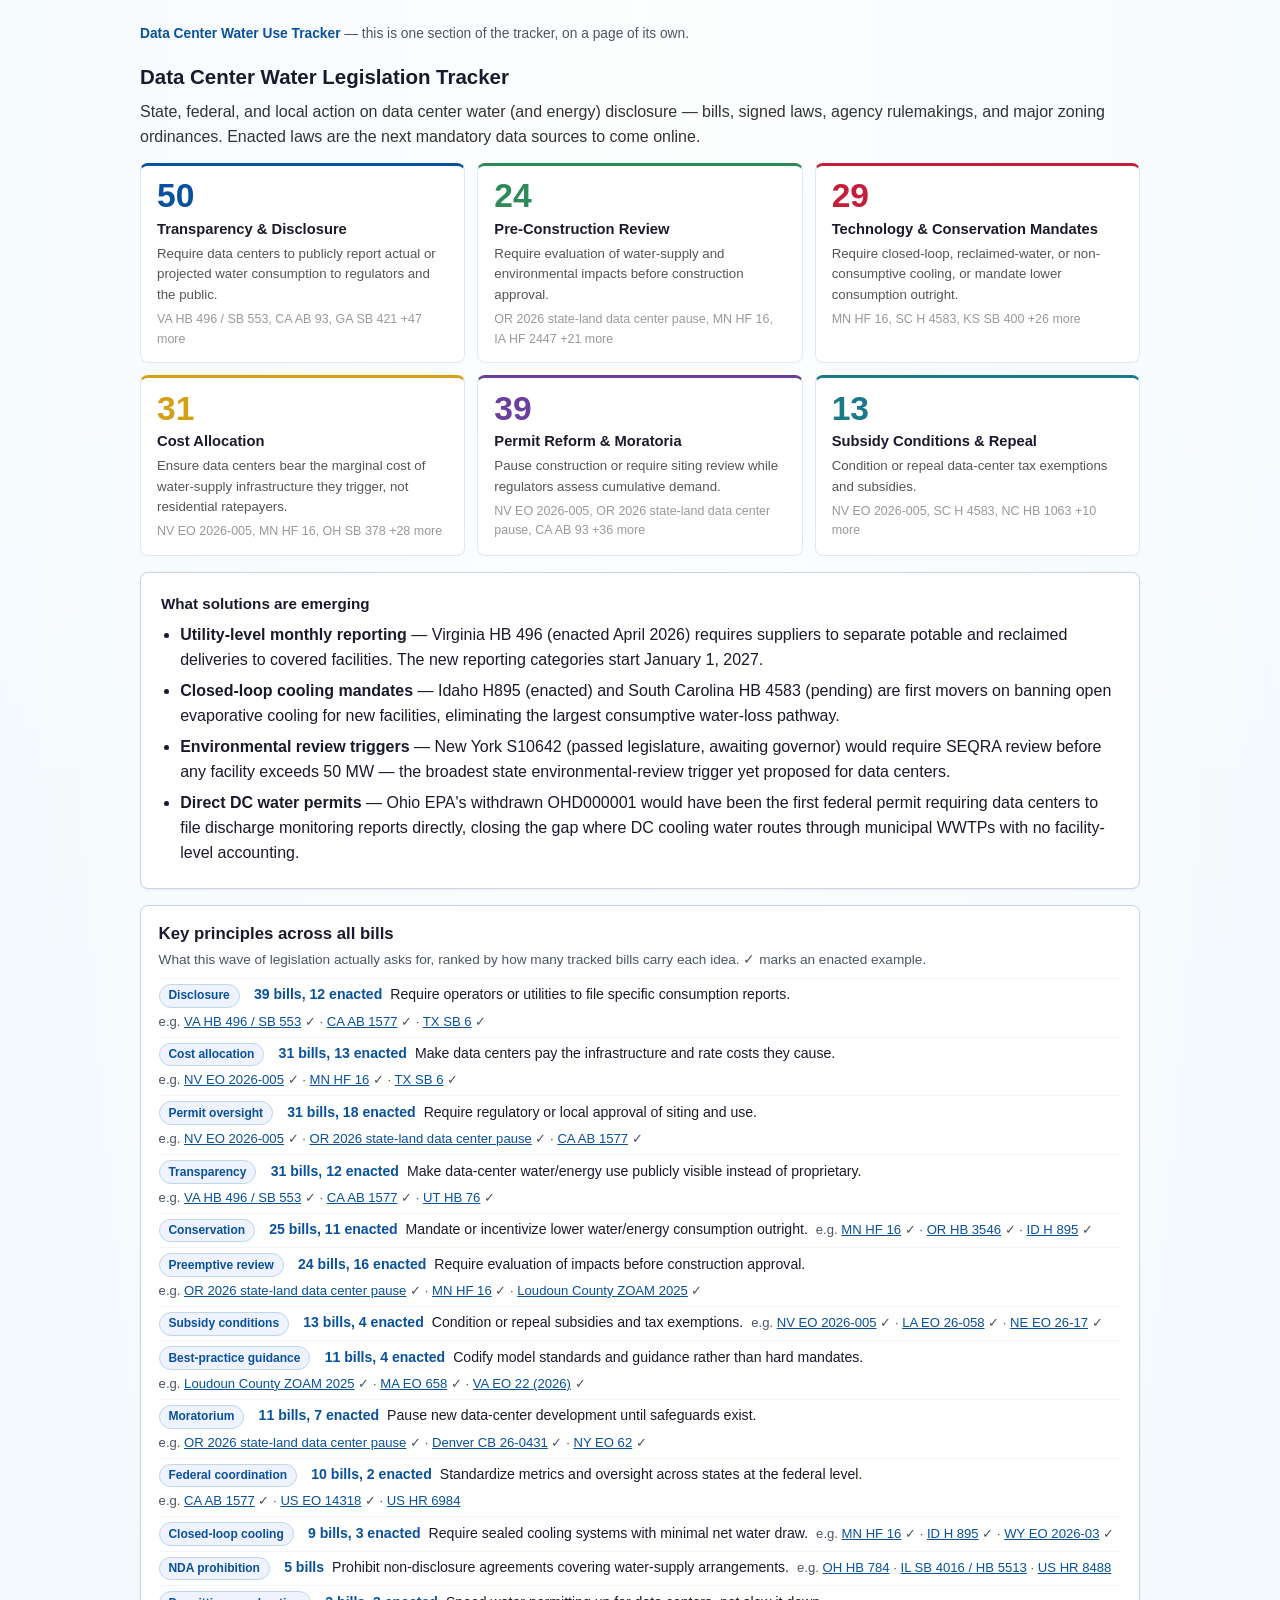
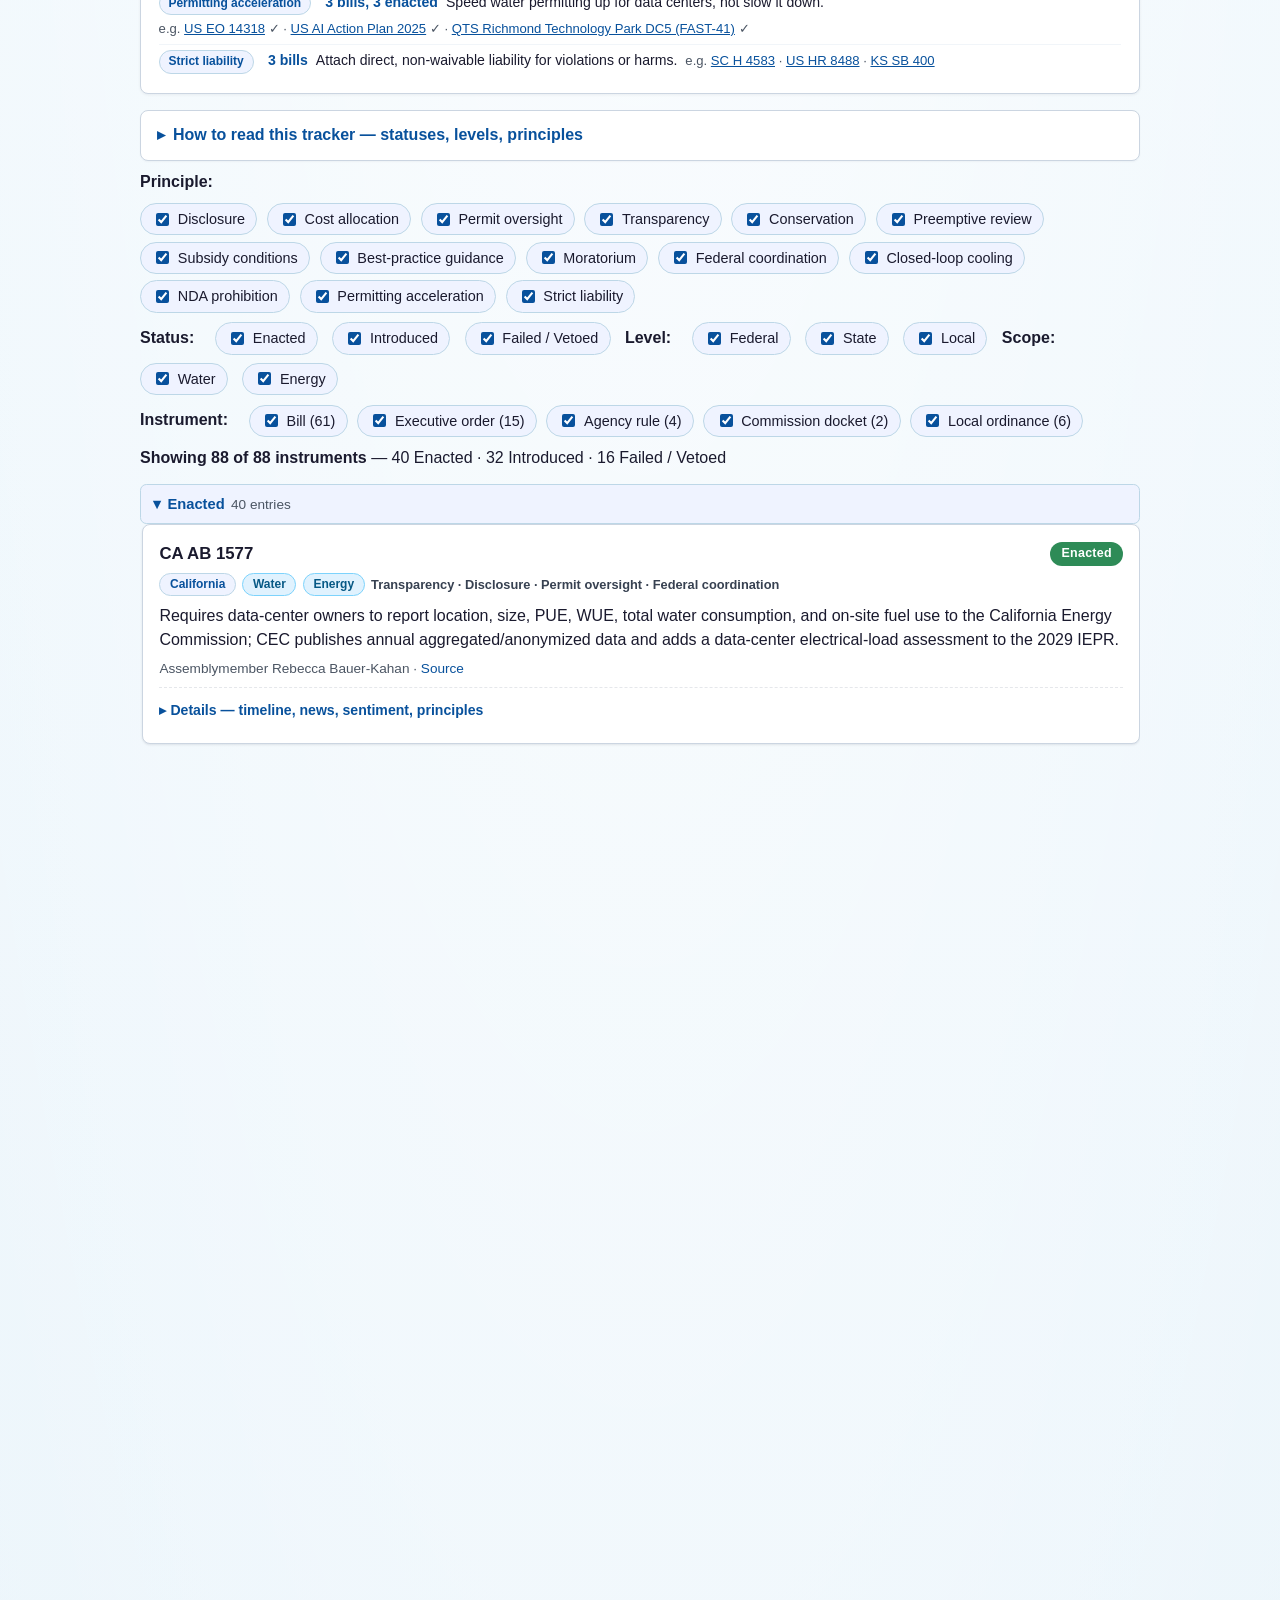
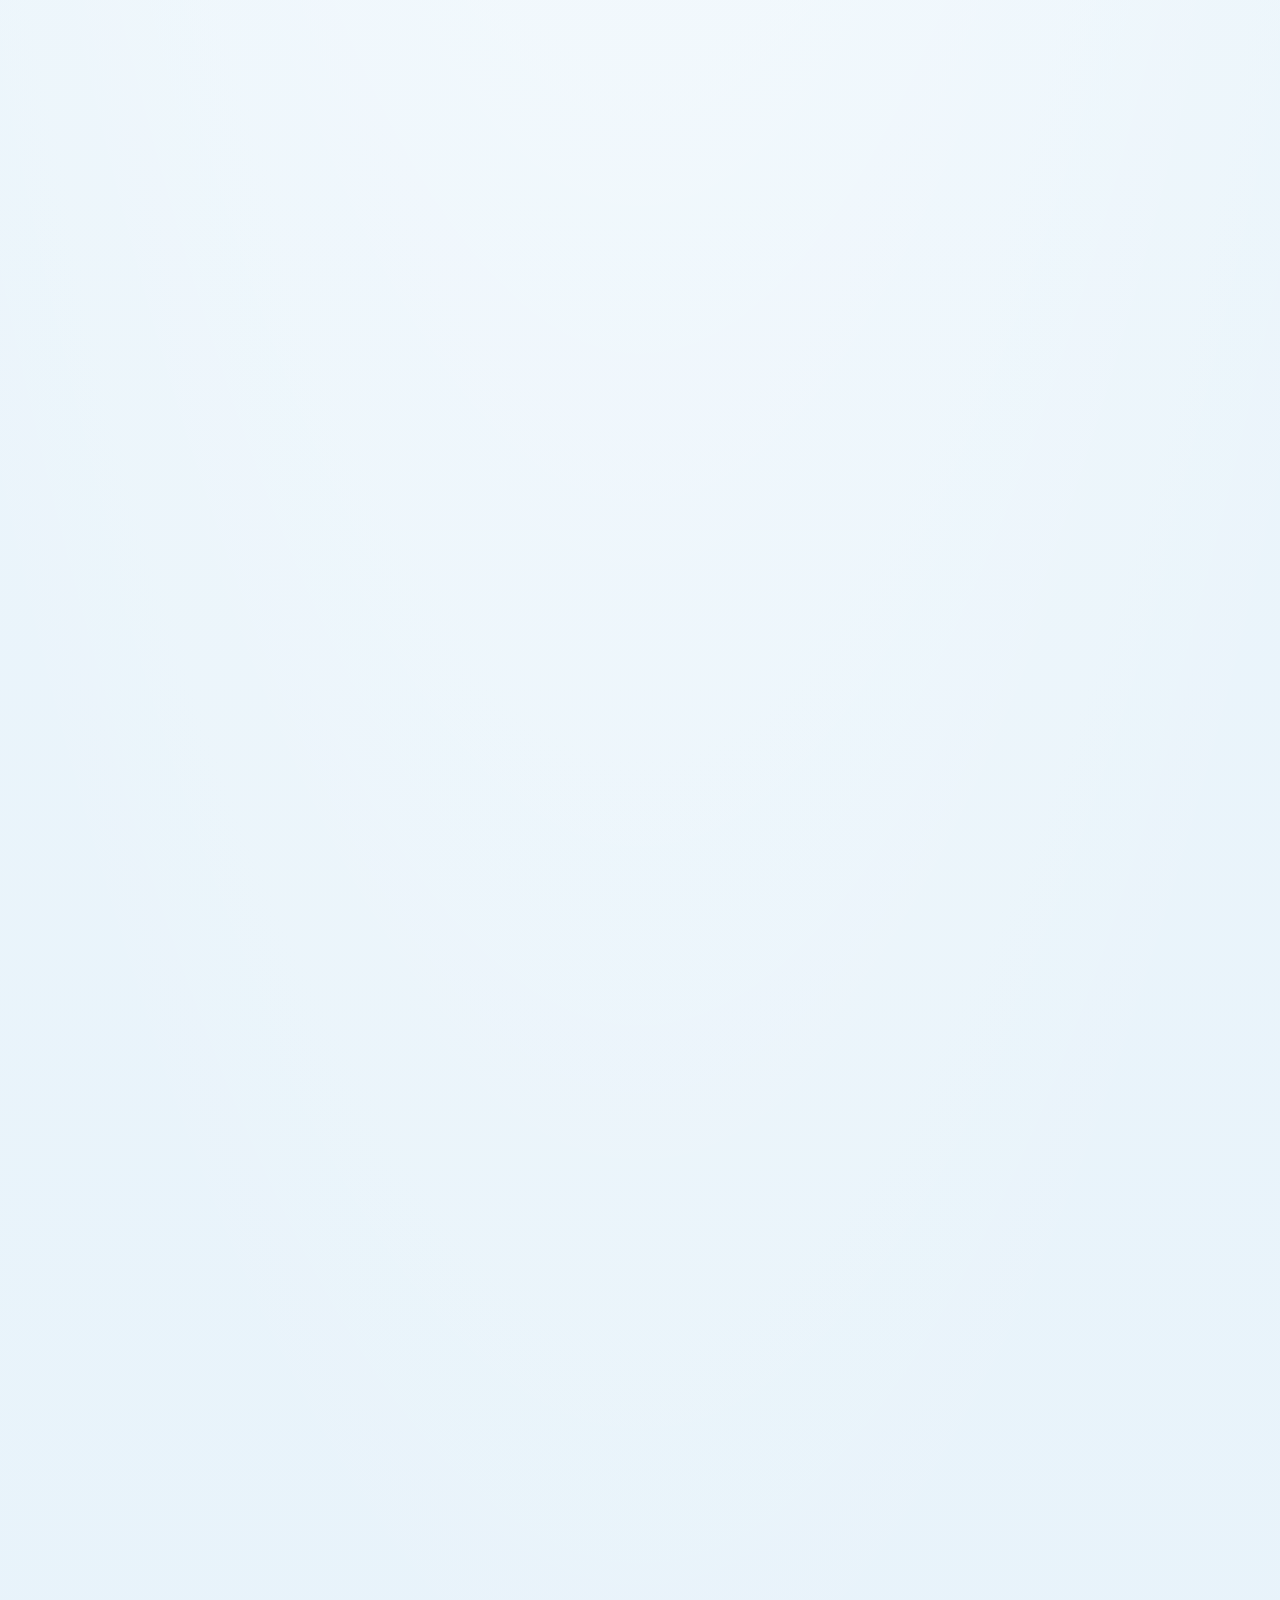
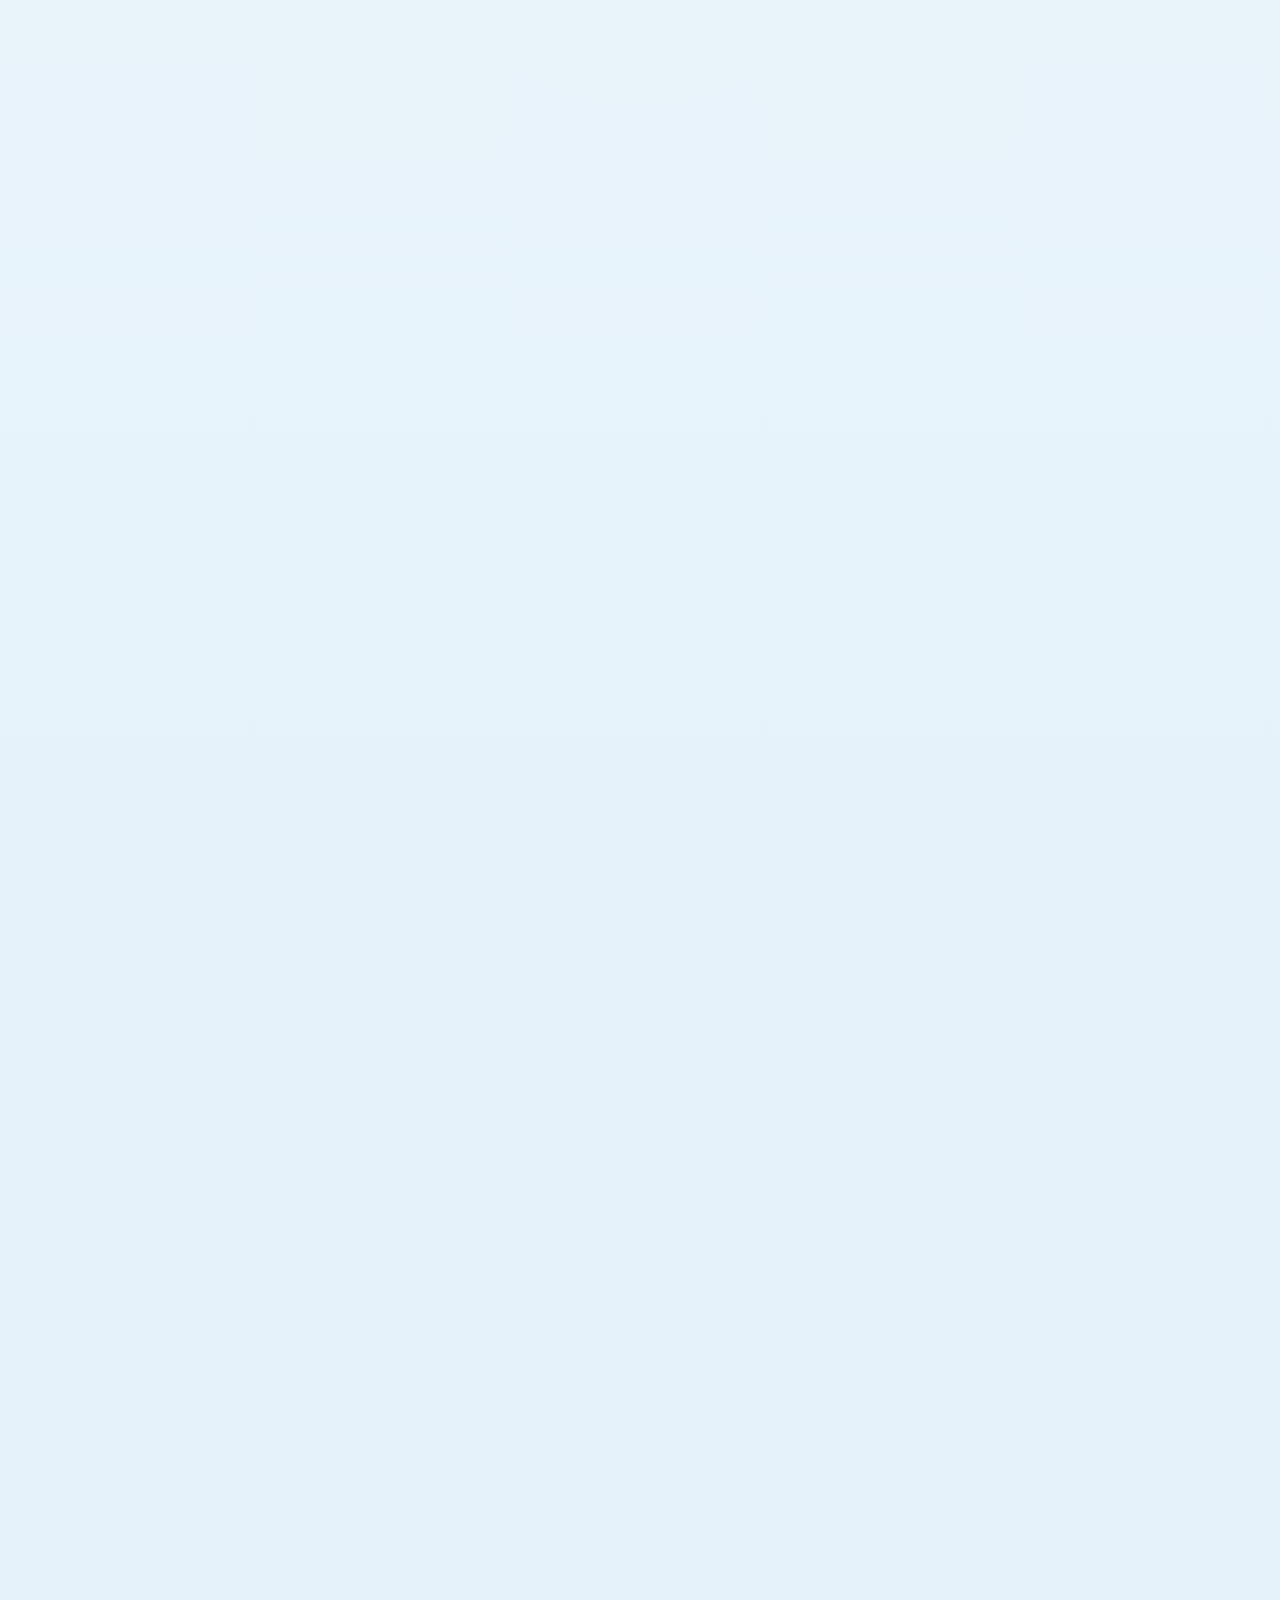
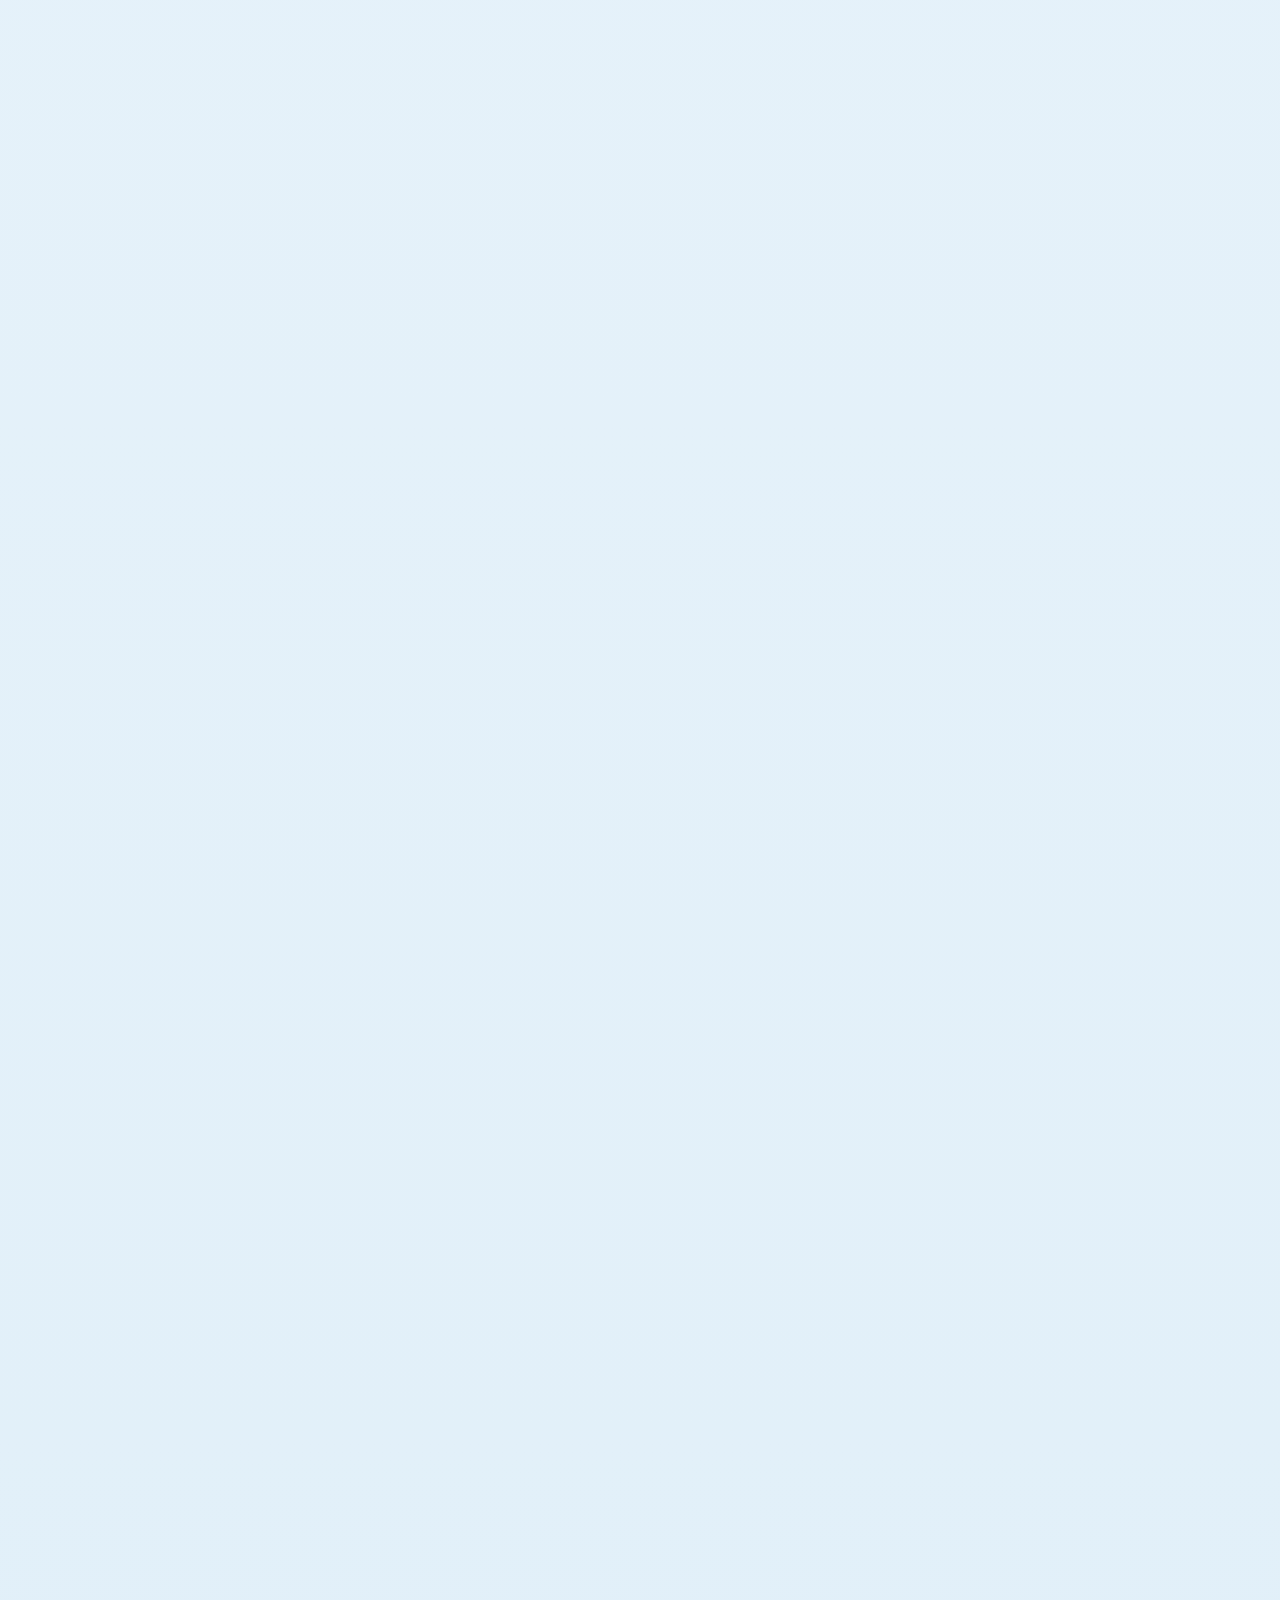
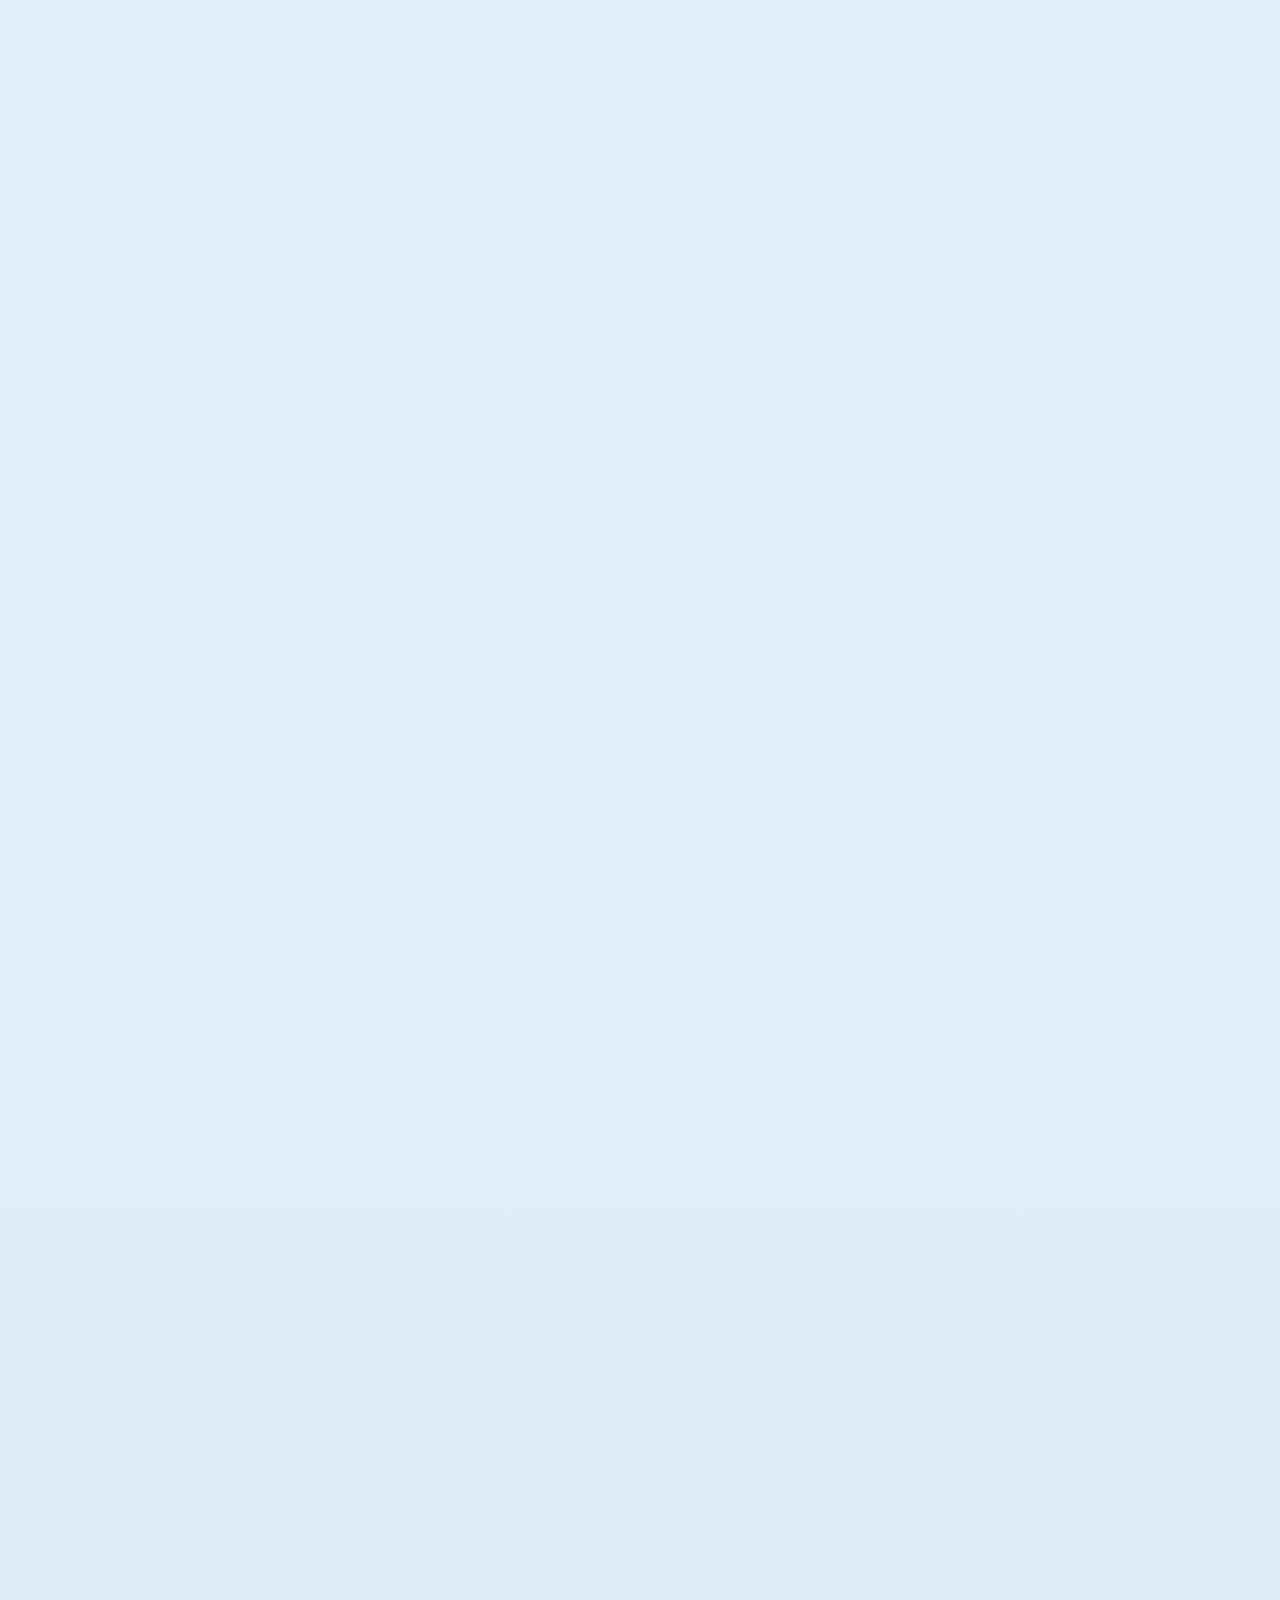
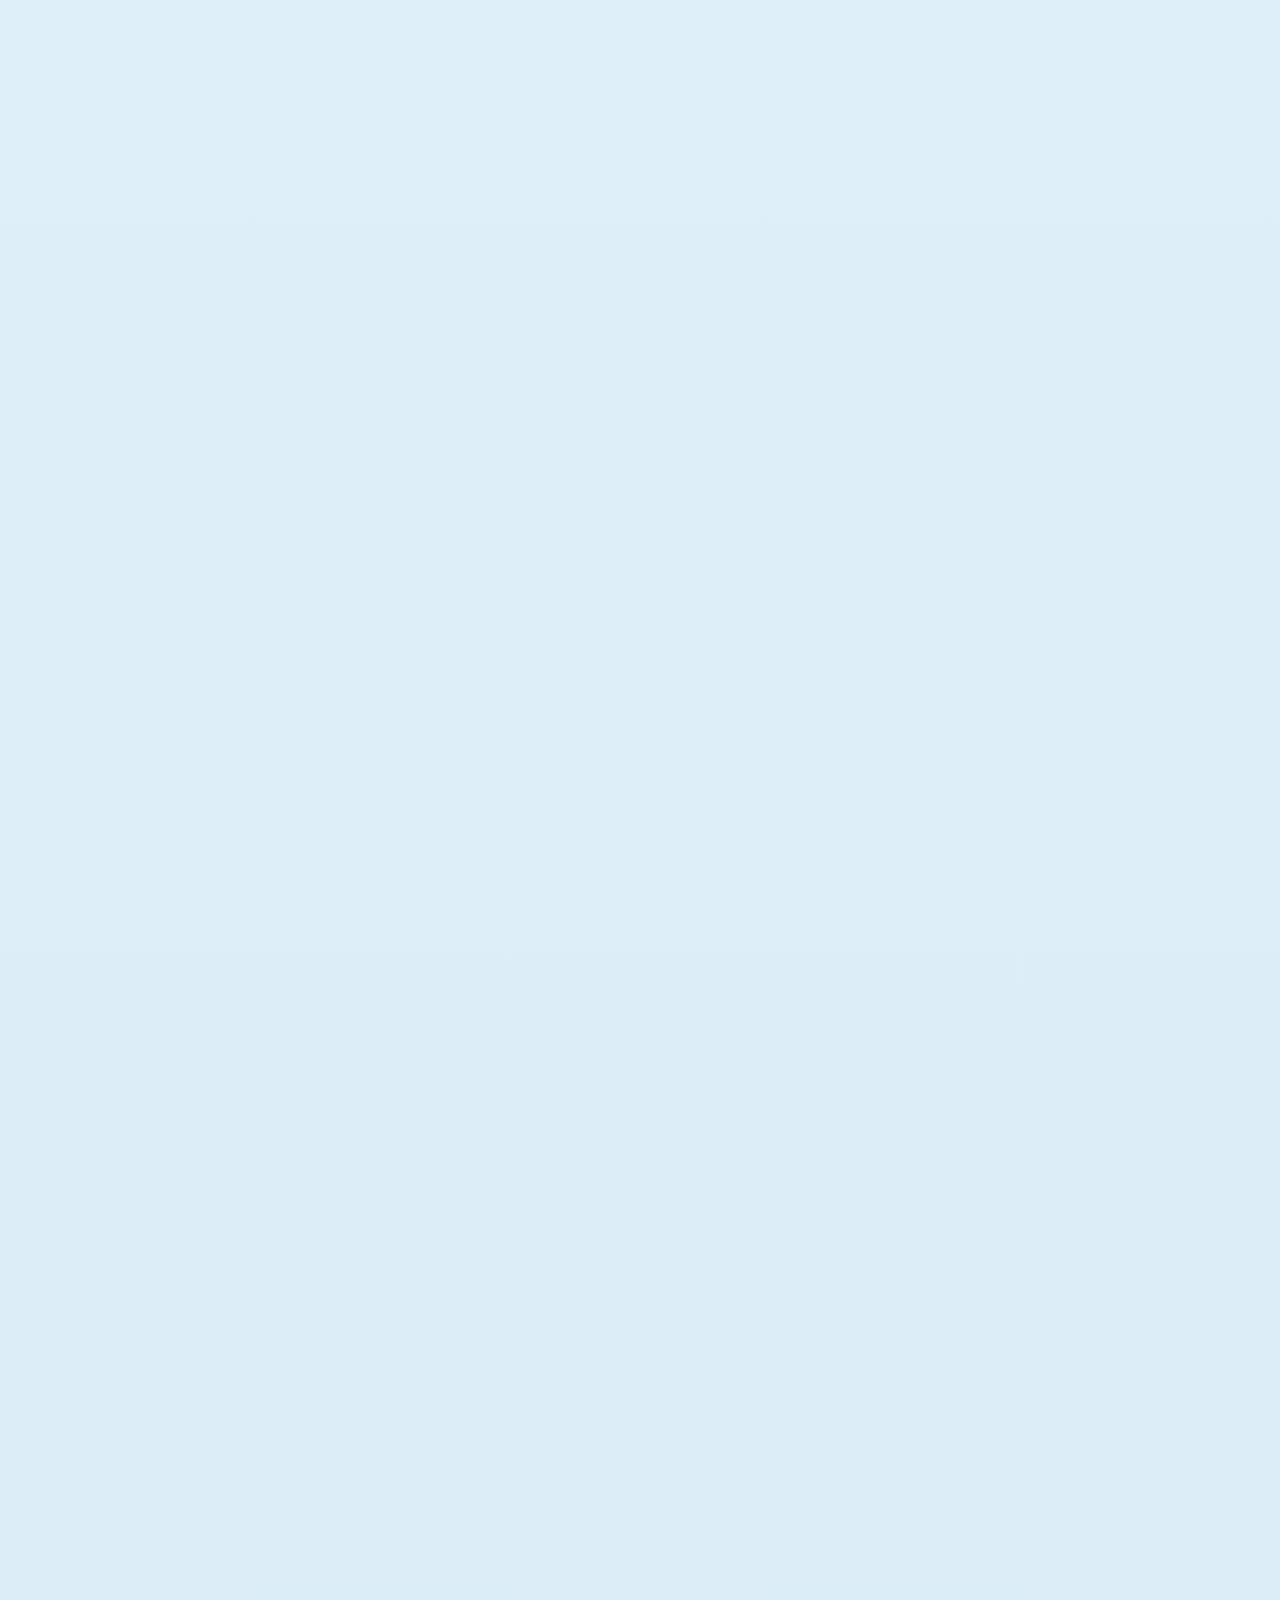
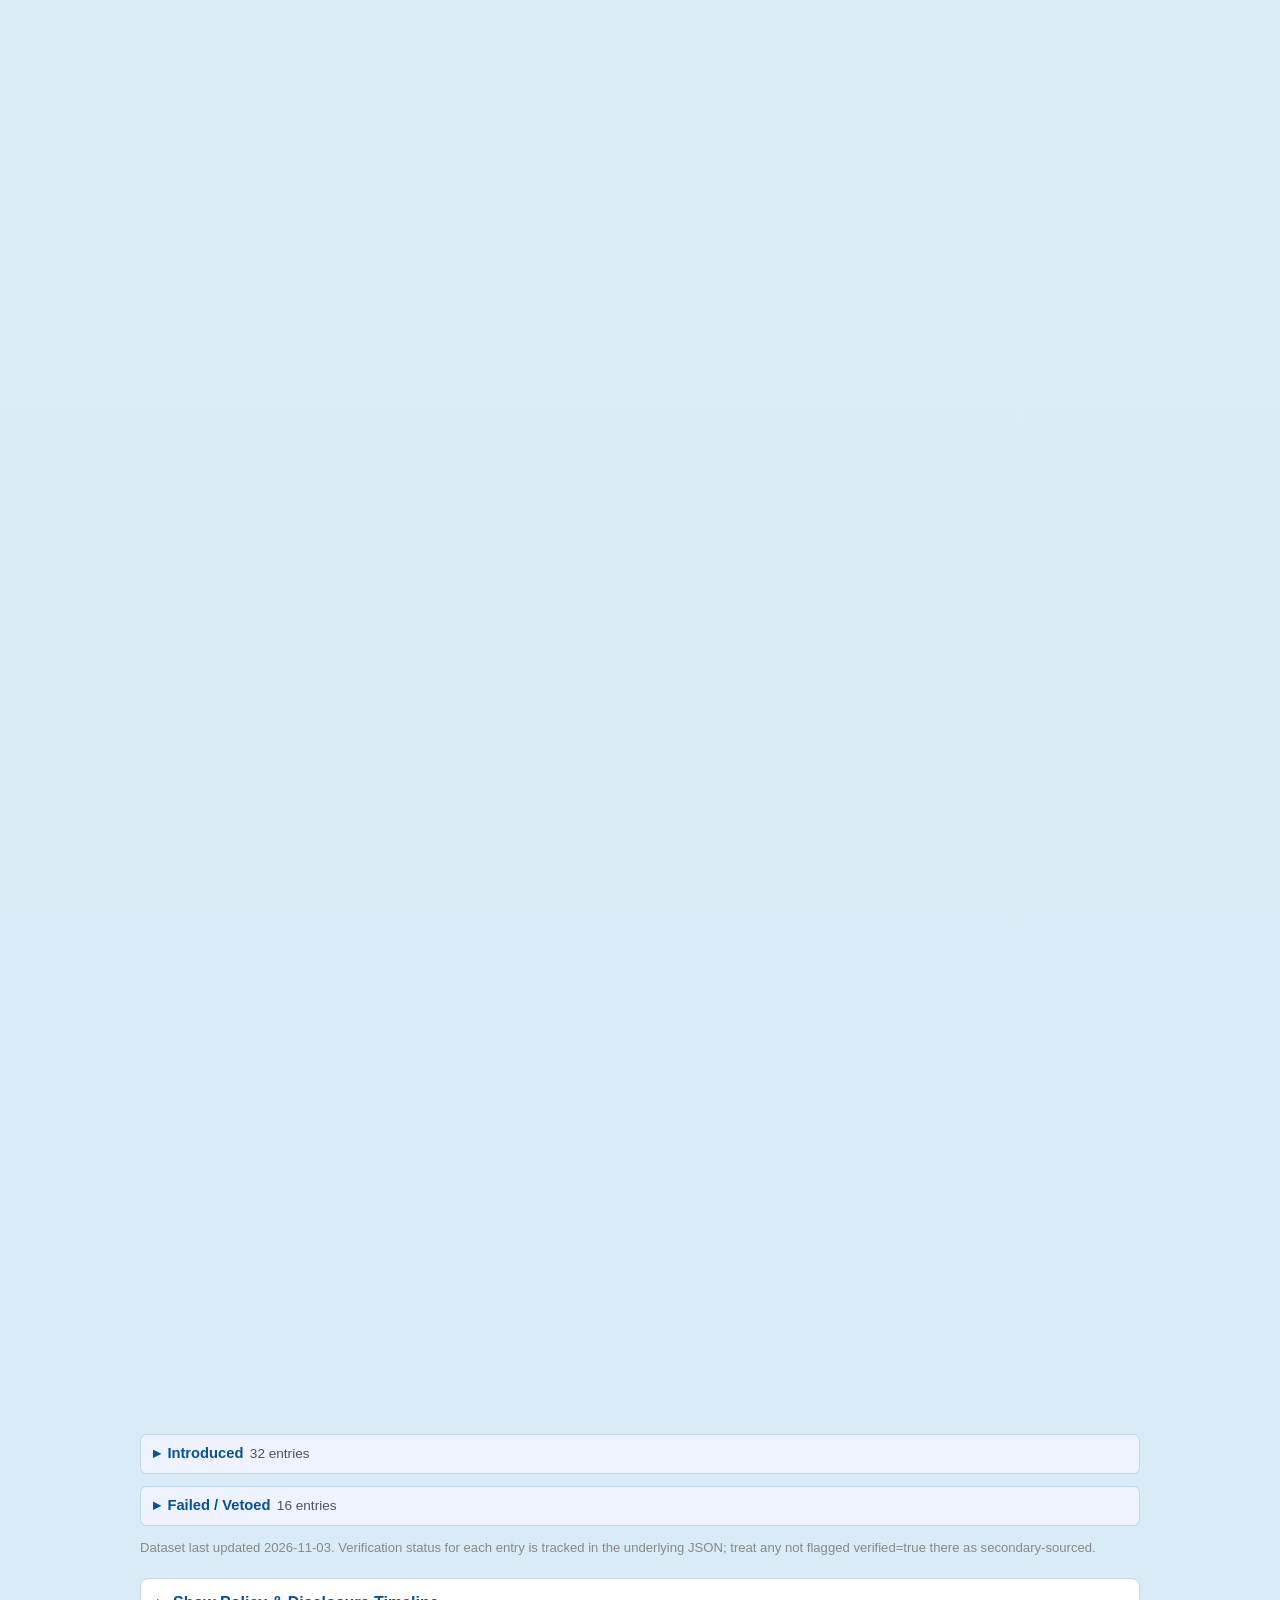
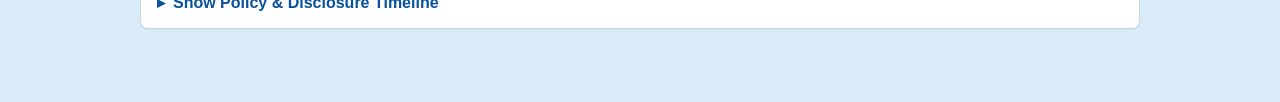
<file: pages/tab-legislation.html>
<!doctype html>
<html lang="en">
<head>
<meta charset="utf-8">
<meta name="viewport" content="width=device-width, initial-scale=1">
<title>Legislation — Data Center Water Use Tracker</title>
<meta name="description" content="Tracking how US data centers draw, discharge, and disclose cooling water — permits, enforcement, statutes, and state and local policy, from public records.">
<link rel="stylesheet" href="site.css">
<script>document.documentElement.classList.add('js')</script>
<!-- No script: every Water Cases part (and any other sub-panel) shows at once. -->
<noscript><style>.subtabpanel[hidden]{display:block}</style></noscript>
<script src="site.js" defer></script>
</head>
<body>
<div class="wrap">
  <p class="tab-page-nav"><a href="index.html#panel-legislation">Data Center Water Use Tracker</a>
  — this is one section of the tracker, on a page of its own.</p>
  <div class="tabpanel" id="panel-legislation" role="tabpanel">
<section class="panel">
  <h2>Data Center Water Legislation Tracker</h2>
  <p class="lead">State, federal, and local action on data center water (and energy)
  disclosure — bills, signed laws, agency rulemakings, and major zoning ordinances.
  Enacted laws are the next mandatory data sources to come online.</p>
  <div class="theme-grid"><div class="theme-card" style="border-top:3px solid #08519c"><div class="theme-card-count" style="color:#08519c">50</div><div class="theme-card-label">Transparency &amp; Disclosure</div><div class="theme-card-desc">Require data centers to publicly report actual or projected water consumption to regulators and the public.</div><div class="theme-card-examples">VA HB 496 / SB 553, CA AB 93, GA SB 421 +47 more</div></div><div class="theme-card" style="border-top:3px solid #2e8b57"><div class="theme-card-count" style="color:#2e8b57">24</div><div class="theme-card-label">Pre-Construction Review</div><div class="theme-card-desc">Require evaluation of water-supply and environmental impacts before construction approval.</div><div class="theme-card-examples">OR 2026 state-land data center pause, MN HF 16, IA HF 2447 +21 more</div></div><div class="theme-card" style="border-top:3px solid #c41e3a"><div class="theme-card-count" style="color:#c41e3a">29</div><div class="theme-card-label">Technology &amp; Conservation Mandates</div><div class="theme-card-desc">Require closed-loop, reclaimed-water, or non-consumptive cooling, or mandate lower consumption outright.</div><div class="theme-card-examples">MN HF 16, SC H 4583, KS SB 400 +26 more</div></div><div class="theme-card" style="border-top:3px solid #d4a017"><div class="theme-card-count" style="color:#d4a017">31</div><div class="theme-card-label">Cost Allocation</div><div class="theme-card-desc">Ensure data centers bear the marginal cost of water-supply infrastructure they trigger, not residential ratepayers.</div><div class="theme-card-examples">NV EO 2026-005, MN HF 16, OH SB 378 +28 more</div></div><div class="theme-card" style="border-top:3px solid #6b3fa0"><div class="theme-card-count" style="color:#6b3fa0">39</div><div class="theme-card-label">Permit Reform &amp; Moratoria</div><div class="theme-card-desc">Pause construction or require siting review while regulators assess cumulative demand.</div><div class="theme-card-examples">NV EO 2026-005, OR 2026 state-land data center pause, CA AB 93 +36 more</div></div><div class="theme-card" style="border-top:3px solid #1a7a8a"><div class="theme-card-count" style="color:#1a7a8a">13</div><div class="theme-card-label">Subsidy Conditions &amp; Repeal</div><div class="theme-card-desc">Condition or repeal data-center tax exemptions and subsidies.</div><div class="theme-card-examples">NV EO 2026-005, SC H 4583, NC HB 1063 +10 more</div></div></div><div class="insights" style="margin-top:.8rem"><h4>What solutions are emerging</h4><ul><li><strong>Utility-level monthly reporting</strong> — Virginia HB 496 (enacted April 2026) requires suppliers to separate potable and reclaimed deliveries to covered facilities. The new reporting categories start January 1, 2027.</li><li><strong>Closed-loop cooling mandates</strong> — Idaho H895 (enacted) and South Carolina HB 4583 (pending) are first movers on banning open evaporative cooling for new facilities, eliminating the largest consumptive water-loss pathway.</li><li><strong>Environmental review triggers</strong> — New York S10642 (passed legislature, awaiting governor) would require SEQRA review before any facility exceeds 50 MW — the broadest state environmental-review trigger yet proposed for data centers.</li><li><strong>Direct DC water permits</strong> — Ohio EPA's withdrawn OHD000001 would have been the first federal permit requiring data centers to file discharge monitoring reports directly, closing the gap where DC cooling water routes through municipal WWTPs with no facility-level accounting.</li></ul></div>
  <div class="principles-panel"><div class="principles-panel-title">Key principles across all bills</div><p class="principles-panel-sub">What this wave of legislation actually asks for, ranked by how many tracked bills carry each idea. ✓ marks an enacted example.</p><div class="principle-sum-row"><span class="bill-principle-chip">Disclosure</span><span class="principle-sum-count">39 bills, 12 enacted</span><span class="principle-sum-desc">Require operators or utilities to file specific consumption reports.</span><span class="principle-sum-examples">e.g. <a href="#bill-va-hb-496-sb-553">VA HB 496 / SB 553</a> ✓ · <a href="#bill-ca-ab-1577">CA AB 1577</a> ✓ · <a href="#bill-tx-sb-6">TX SB 6</a> ✓</span></div><div class="principle-sum-row"><span class="bill-principle-chip">Cost allocation</span><span class="principle-sum-count">31 bills, 13 enacted</span><span class="principle-sum-desc">Make data centers pay the infrastructure and rate costs they cause.</span><span class="principle-sum-examples">e.g. <a href="#bill-nv-eo-2026-005">NV EO 2026-005</a> ✓ · <a href="#bill-mn-hf-16">MN HF 16</a> ✓ · <a href="#bill-tx-sb-6">TX SB 6</a> ✓</span></div><div class="principle-sum-row"><span class="bill-principle-chip">Permit oversight</span><span class="principle-sum-count">31 bills, 18 enacted</span><span class="principle-sum-desc">Require regulatory or local approval of siting and use.</span><span class="principle-sum-examples">e.g. <a href="#bill-nv-eo-2026-005">NV EO 2026-005</a> ✓ · <a href="#bill-or-2026-state-land-data-center-pause">OR 2026 state-land data center pause</a> ✓ · <a href="#bill-ca-ab-1577">CA AB 1577</a> ✓</span></div><div class="principle-sum-row"><span class="bill-principle-chip">Transparency</span><span class="principle-sum-count">31 bills, 12 enacted</span><span class="principle-sum-desc">Make data-center water/energy use publicly visible instead of proprietary.</span><span class="principle-sum-examples">e.g. <a href="#bill-va-hb-496-sb-553">VA HB 496 / SB 553</a> ✓ · <a href="#bill-ca-ab-1577">CA AB 1577</a> ✓ · <a href="#bill-ut-hb-76">UT HB 76</a> ✓</span></div><div class="principle-sum-row"><span class="bill-principle-chip">Conservation</span><span class="principle-sum-count">25 bills, 11 enacted</span><span class="principle-sum-desc">Mandate or incentivize lower water/energy consumption outright.</span><span class="principle-sum-examples">e.g. <a href="#bill-mn-hf-16">MN HF 16</a> ✓ · <a href="#bill-or-hb-3546">OR HB 3546</a> ✓ · <a href="#bill-id-h-895">ID H 895</a> ✓</span></div><div class="principle-sum-row"><span class="bill-principle-chip">Preemptive review</span><span class="principle-sum-count">24 bills, 16 enacted</span><span class="principle-sum-desc">Require evaluation of impacts before construction approval.</span><span class="principle-sum-examples">e.g. <a href="#bill-or-2026-state-land-data-center-pause">OR 2026 state-land data center pause</a> ✓ · <a href="#bill-mn-hf-16">MN HF 16</a> ✓ · <a href="#bill-loudoun-county-zoam-2025">Loudoun County ZOAM 2025</a> ✓</span></div><div class="principle-sum-row"><span class="bill-principle-chip">Subsidy conditions</span><span class="principle-sum-count">13 bills, 4 enacted</span><span class="principle-sum-desc">Condition or repeal subsidies and tax exemptions.</span><span class="principle-sum-examples">e.g. <a href="#bill-nv-eo-2026-005">NV EO 2026-005</a> ✓ · <a href="#bill-la-eo-26-058">LA EO 26-058</a> ✓ · <a href="#bill-ne-eo-26-17">NE EO 26-17</a> ✓</span></div><div class="principle-sum-row"><span class="bill-principle-chip">Best-practice guidance</span><span class="principle-sum-count">11 bills, 4 enacted</span><span class="principle-sum-desc">Codify model standards and guidance rather than hard mandates.</span><span class="principle-sum-examples">e.g. <a href="#bill-loudoun-county-zoam-2025">Loudoun County ZOAM 2025</a> ✓ · <a href="#bill-ma-eo-658">MA EO 658</a> ✓ · <a href="#bill-va-eo-22-2026">VA EO 22 (2026)</a> ✓</span></div><div class="principle-sum-row"><span class="bill-principle-chip">Moratorium</span><span class="principle-sum-count">11 bills, 7 enacted</span><span class="principle-sum-desc">Pause new data-center development until safeguards exist.</span><span class="principle-sum-examples">e.g. <a href="#bill-or-2026-state-land-data-center-pause">OR 2026 state-land data center pause</a> ✓ · <a href="#bill-denver-cb-26-0431">Denver CB 26-0431</a> ✓ · <a href="#bill-ny-eo-62">NY EO 62</a> ✓</span></div><div class="principle-sum-row"><span class="bill-principle-chip">Federal coordination</span><span class="principle-sum-count">10 bills, 2 enacted</span><span class="principle-sum-desc">Standardize metrics and oversight across states at the federal level.</span><span class="principle-sum-examples">e.g. <a href="#bill-ca-ab-1577">CA AB 1577</a> ✓ · <a href="#bill-us-eo-14318">US EO 14318</a> ✓ · <a href="#bill-us-hr-6984">US HR 6984</a></span></div><div class="principle-sum-row"><span class="bill-principle-chip">Closed-loop cooling</span><span class="principle-sum-count">9 bills, 3 enacted</span><span class="principle-sum-desc">Require sealed cooling systems with minimal net water draw.</span><span class="principle-sum-examples">e.g. <a href="#bill-mn-hf-16">MN HF 16</a> ✓ · <a href="#bill-id-h-895">ID H 895</a> ✓ · <a href="#bill-wy-eo-2026-03">WY EO 2026-03</a> ✓</span></div><div class="principle-sum-row"><span class="bill-principle-chip">NDA prohibition</span><span class="principle-sum-count">5 bills</span><span class="principle-sum-desc">Prohibit non-disclosure agreements covering water-supply arrangements.</span><span class="principle-sum-examples">e.g. <a href="#bill-oh-hb-784">OH HB 784</a> · <a href="#bill-il-sb-4016-hb-5513">IL SB 4016 / HB 5513</a> · <a href="#bill-us-hr-8488">US HR 8488</a></span></div><div class="principle-sum-row"><span class="bill-principle-chip">Permitting acceleration</span><span class="principle-sum-count">3 bills, 3 enacted</span><span class="principle-sum-desc">Speed water permitting up for data centers, not slow it down.</span><span class="principle-sum-examples">e.g. <a href="#bill-us-eo-14318">US EO 14318</a> ✓ · <a href="#bill-us-ai-action-plan-2025">US AI Action Plan 2025</a> ✓ · <a href="#bill-qts-richmond-technology-park-dc5-fast-41">QTS Richmond Technology Park DC5 (FAST-41)</a> ✓</span></div><div class="principle-sum-row"><span class="bill-principle-chip">Strict liability</span><span class="principle-sum-count">3 bills</span><span class="principle-sum-desc">Attach direct, non-waivable liability for violations or harms.</span><span class="principle-sum-examples">e.g. <a href="#bill-sc-h-4583">SC H 4583</a> · <a href="#bill-us-hr-8488">US HR 8488</a> · <a href="#bill-ks-sb-400">KS SB 400</a></span></div></div>
  <details class="lazy">
    <summary>How to read this tracker — statuses, levels, principles</summary>
    <div class="explainer-md"><p><strong>Status.</strong> <em>Enacted</em> = signed into law (these become mandatory data sources for this project — e.g. VA HB 496's monthly water-delivery reports). <em>Introduced</em> = filed and somewhere between first reading and a floor vote; most die quietly in committee. <em>Failed / Vetoed</em> = formally dead this session, but failed bills are leading indicators — the same text routinely returns a session later with a new number.</p>
<p><strong>Levels.</strong> <em>Federal</em> bills set national floors (EPA/EIA reporting, FERC queue rules); <em>state</em> bills carry most of the real activity (disclosure mandates, rate classes, permit gates); <em>local</em> entries are zoning actions with outsized practical effect in data-center alley (e.g. Loudoun's ZOAM).</p>
<p><strong>Scope.</strong> <em>Water</em> and <em>energy</em> tags mark which resource a bill regulates; many cover both because cooling water and grid load are two faces of the same buildout.</p>
<p><strong>Principles.</strong> Each bill is tagged with the general ideas it embodies (transparency, cost allocation, NDA prohibition, …) — the summary panel above ranks those ideas across the whole record, and you can filter the cards by principle.</p>
<p><strong>Verification.</strong> Entries flagged <code>verified</code> were checked against the legislature's own bill-status page on the <code>last_verified</code> date; unverified entries are secondary-sourced — confirm the bill number before citing.</p></div>
  </details>
  <div class="cwa-filters">
    <span class="filter-label">Principle:</span>
    <div class="cwa-types"><label class="chip-check"><input type="checkbox" class="leg-principle" value="disclosure" checked> Disclosure</label><label class="chip-check"><input type="checkbox" class="leg-principle" value="cost-allocation" checked> Cost allocation</label><label class="chip-check"><input type="checkbox" class="leg-principle" value="permit-oversight" checked> Permit oversight</label><label class="chip-check"><input type="checkbox" class="leg-principle" value="transparency" checked> Transparency</label><label class="chip-check"><input type="checkbox" class="leg-principle" value="conservation" checked> Conservation</label><label class="chip-check"><input type="checkbox" class="leg-principle" value="preemptive-review" checked> Preemptive review</label><label class="chip-check"><input type="checkbox" class="leg-principle" value="subsidy-conditions" checked> Subsidy conditions</label><label class="chip-check"><input type="checkbox" class="leg-principle" value="best-practice-guidance" checked> Best-practice guidance</label><label class="chip-check"><input type="checkbox" class="leg-principle" value="moratorium" checked> Moratorium</label><label class="chip-check"><input type="checkbox" class="leg-principle" value="federal-coordination" checked> Federal coordination</label><label class="chip-check"><input type="checkbox" class="leg-principle" value="closed-loop-cooling" checked> Closed-loop cooling</label><label class="chip-check"><input type="checkbox" class="leg-principle" value="nda-prohibition" checked> NDA prohibition</label><label class="chip-check"><input type="checkbox" class="leg-principle" value="permitting-acceleration" checked> Permitting acceleration</label><label class="chip-check"><input type="checkbox" class="leg-principle" value="strict-liability" checked> Strict liability</label></div>
  </div>
  <div class="cwa-filters">
    <span class="filter-label">Status:</span><label class="chip-check"><input type="checkbox" class="leg-status" value="enacted" checked> Enacted</label><label class="chip-check"><input type="checkbox" class="leg-status" value="introduced" checked> Introduced</label><label class="chip-check"><input type="checkbox" class="leg-status" value="failed" checked> Failed / Vetoed</label>
    <span class="filter-label">Level:</span><label class="chip-check"><input type="checkbox" class="leg-level" value="federal" checked> Federal</label><label class="chip-check"><input type="checkbox" class="leg-level" value="state" checked> State</label><label class="chip-check"><input type="checkbox" class="leg-level" value="local" checked> Local</label>
    <span class="filter-label">Scope:</span><label class="chip-check"><input type="checkbox" class="leg-scope" value="water" checked> Water</label><label class="chip-check"><input type="checkbox" class="leg-scope" value="energy" checked> Energy</label>
  </div>
  <div class="cwa-filters">
    <span class="filter-label">Instrument:</span>
    <div class="cwa-types"><label class="chip-check"><input type="checkbox" class="leg-instrument" value="bill" checked> Bill (61)</label><label class="chip-check"><input type="checkbox" class="leg-instrument" value="executive-order" checked> Executive order (15)</label><label class="chip-check"><input type="checkbox" class="leg-instrument" value="agency-rule" checked> Agency rule (4)</label><label class="chip-check"><input type="checkbox" class="leg-instrument" value="commission-docket" checked> Commission docket (2)</label><label class="chip-check"><input type="checkbox" class="leg-instrument" value="local-ordinance" checked> Local ordinance (6)</label></div>
  </div>
  <p class="count-line" id="leg-count"></p>
  <div id="leg-bills"><details class="card-group" data-group="enacted" open><summary><span>Enacted</span> <span class="cg-count">40 entries</span></summary><div class="leg-bill" data-status="enacted" data-level="state" data-scope="water energy" data-principles="disclosure federal-coordination permit-oversight transparency" data-instrument="bill"><div class="bill-card" id="bill-ca-ab-1577"><div class="bill-card-head"><span class="bill-card-id">CA AB 1577</span><span class="bill-card-pill" style="background:#2e8b57">Enacted</span></div><div class="cwa-class-row"><span class="cwa-type-pill">California</span><span class="bill-scope-pill">Water</span><span class="bill-scope-pill">Energy</span><span class="cwa-instrument">Transparency · Disclosure · Permit oversight · Federal coordination</span></div><p class="bill-card-summary">Requires data-center owners to report location, size, PUE, WUE, total water consumption, and on-site fuel use to the California Energy Commission; CEC publishes annual aggregated/anonymized data and adds a data-center electrical-load assessment to the 2029 IEPR.</p><div class="bill-card-meta">Assemblymember Rebecca Bauer-Kahan · <a href="https://leginfo.legislature.ca.gov/faces/billNavClient.xhtml?bill_id=202520260AB1577" target="_blank" rel="noopener">Source</a></div><details class="bill-card-details"><summary>Details — timeline, news, sentiment, principles</summary><div class="bill-section-label">Timeline</div><div class="bill-mini-event"><div class="bill-mini-date">2026-01-12</div><div class="bill-mini-body"><strong>Introduced</strong> <span class="bill-mini-detail">— Bauer-Kahan (Assembly).</span></div></div><div class="bill-mini-event"><div class="bill-mini-date">2026-03-26</div><div class="bill-mini-body"><strong>Amended in Assembly</strong></div></div><div class="bill-mini-event"><div class="bill-mini-date">2026-04-13</div><div class="bill-mini-body"><strong>Amended in Assembly</strong></div></div><div class="bill-mini-event"><div class="bill-mini-date">2026-04-20</div><div class="bill-mini-body"><strong>Passed Utilities &amp; Energy</strong> <span class="bill-mini-detail">— 9-4 vote; re-referred to Appropriations.</span></div></div><div class="bill-mini-event"><div class="bill-mini-date">2026-05-06</div><div class="bill-mini-body"><strong>Appropriations suspense file</strong></div></div><div class="bill-mini-event"><div class="bill-mini-date">2026-05-14</div><div class="bill-mini-body"><strong>Passed Appropriations</strong> <span class="bill-mini-detail">— 11-4 vote with author&#x27;s amendments.</span></div></div><div class="bill-mini-event"><div class="bill-mini-date">2026-05-18</div><div class="bill-mini-body"><strong>Amended; second reading</strong> <span class="bill-mini-detail">— Floor vote pending on Assembly 3rd Reading File.</span></div></div><div class="bill-mini-event"><div class="bill-mini-date">2026-09-21</div><div class="bill-mini-body"><strong>Signed and chaptered</strong> <span class="bill-mini-detail">— Governor Newsom signs AB 1577 into law.</span></div></div><div class="bill-section-label">Recent news</div><div class="bill-news-item"><div><a href="https://www.gov.ca.gov/2026/09/21/governor-newsom-signs-most-comprehensive-data-center-laws-in-the-nation-providing-communities-more-control-on-water-electricity-and-land-use/" target="_blank" rel="noopener">Governor Newsom signs AB 1577</a></div><div class="bill-news-meta">2026-09-21 · Office of Governor Gavin Newsom / California Legislative Information</div><div class="bill-news-takeaway">The statewide reporting measure is enacted, replacing the prior committee-stage status.</div></div><div class="bill-news-item"><div><a href="https://leginfo.legislature.ca.gov/faces/billStatusClient.xhtml?bill_id=202520260AB1577" target="_blank" rel="noopener">AB 1577 amended on Assembly floor; ordered to third reading</a></div><div class="bill-news-meta">2026-05-18 · California Legislative Information</div><div class="bill-news-takeaway">Bill survives Appropriations suspense file with amendments (11-4 vote) and is positioned for an Assembly floor vote, indicating it is moving despite past industry resistance.</div></div><div class="bill-news-item"><div><a href="https://leginfo.legislature.ca.gov/faces/billStatusClient.xhtml?bill_id=202520260AB1577" target="_blank" rel="noopener">AB 1577 advances out of Assembly Utilities &amp; Energy Committee</a></div><div class="bill-news-meta">2026-04-20 · California Legislative Information</div><div class="bill-news-takeaway">9-4 committee vote sends bill to Appropriations, signaling Democratic majority support but persistent Republican opposition.</div></div><div class="bill-news-item"><div><a href="https://calmatters.org/environment/2025/12/data-center-energy-study-california/" target="_blank" rel="noopener">Big Tech blocks California data center rules, leaving only a study requirement</a></div><div class="bill-news-meta">2025-12-29 · CalMatters</div><div class="bill-news-takeaway">Bauer-Kahan&#x27;s prior bill AB 222 was gutted under Big Tech pressure (Silicon Valley Leadership Group, Data Center Coalition) and a related water-reporting bill was vetoed by Newsom, setting hostile precedent for AB 1577.</div></div><div class="bill-section-label">Public sentiment</div><p class="bill-sentiment">Sponsor Bauer-Kahan (&#x27;powering data centers can&#x27;t come at the cost of powering homes&#x27;) and ratepayer advocates such as The Utility Reform Network framed AB 1577 as consumer protection and transparency; technology and data-center trade groups had weakened or opposed earlier California reporting bills. Newsom&#x27;s signature on 2026-09-21 reverses the state&#x27;s 2025 veto outcome and makes statewide reporting the final policy rather than a pending proposal.</p><div class="bill-section-label">General principles</div><div class="bill-principle-row"><span class="bill-principle-chip">Transparency</span>Monthly CEC reporting of PUE, WUE, water and energy consumption, onsite generation, and noise.</div><div class="bill-principle-row"><span class="bill-principle-chip">Disclosure</span>Anonymized aggregated data published annually; raw data shared with local permitting agencies.</div><div class="bill-principle-row"><span class="bill-principle-chip">Permit oversight</span>Data feeds local land-use, infrastructure, and environmental review.</div><div class="bill-principle-row"><span class="bill-principle-chip">Federal coordination</span>Adopts EU-style PUE/WUE metrics to align California with international reporting standards.</div></details></div></div><div class="leg-bill" data-status="enacted" data-level="state" data-scope="water" data-principles="permit-oversight transparency" data-instrument="bill"><div class="bill-card" id="bill-ca-ab-2619"><div class="bill-card-head"><span class="bill-card-id">CA AB 2619</span><span class="bill-card-pill" style="background:#2e8b57">Enacted</span></div><div class="cwa-class-row"><span class="cwa-type-pill">California</span><span class="bill-scope-pill">Water</span><span class="cwa-instrument">Transparency · Permit oversight</span></div><p class="bill-card-summary">When seeking an initial city or county business license or equivalent permit, operators give their supplier and the licensing authority projected demand and water sources. On renewal they report prior-year total and direct water use, including on-site sources and cooling type.</p><div class="bill-card-meta">Assemblymember Diane Papan · <a href="https://leginfo.legislature.ca.gov/faces/billTextClient.xhtml?bill_id=202520260AB2619" target="_blank" rel="noopener">Source</a></div><details class="bill-card-details"><summary>Details — timeline, news, sentiment, principles</summary><div class="bill-section-label">Timeline</div><div class="bill-mini-event"><div class="bill-mini-date">2026-02-20</div><div class="bill-mini-body"><strong>Introduced</strong> <span class="bill-mini-detail">— Assemblymember Papan introduced AB 2619.</span></div></div><div class="bill-mini-event"><div class="bill-mini-date">2026-04-01</div><div class="bill-mini-body"><strong>Passed Assembly Water, Parks, and Wildlife Committee</strong></div></div><div class="bill-mini-event"><div class="bill-mini-date">2026-06-24</div><div class="bill-mini-body"><strong>Advancing in Assembly/Senate committees</strong></div></div><div class="bill-mini-event"><div class="bill-mini-date">2026-09-21</div><div class="bill-mini-body"><strong>Signed and chaptered</strong> <span class="bill-mini-detail">— Governor Newsom signs AB 2619 into law.</span></div></div><div class="bill-section-label">Recent news</div><div class="bill-news-item"><div><a href="https://www.gov.ca.gov/2026/09/21/governor-newsom-signs-most-comprehensive-data-center-laws-in-the-nation-providing-communities-more-control-on-water-electricity-and-land-use/" target="_blank" rel="noopener">Governor Newsom signs AB 2619</a></div><div class="bill-news-meta">2026-09-21 · Office of Governor Gavin Newsom / California Legislative Information</div><div class="bill-news-takeaway">The successor to vetoed AB 93 becomes law with facility-level projected and actual water disclosures tied to licensing and water-supply planning.</div></div><div class="bill-news-item"><div><a href="https://calmatters.org/environment/water/2026/05/california-data-centers-water-transparency/" target="_blank" rel="noopener">California data centers face water transparency push after Newsom veto</a></div><div class="bill-news-meta">2026-05-01 · CalMatters</div><div class="bill-news-takeaway">AB 2619 is the successor to vetoed AB 93; similar industry opposition expected but Papan pressing again.</div></div><div class="bill-section-label">Public sentiment</div><p class="bill-sentiment">Environmental groups, water agencies, and local governments supported facility-level disclosure, while technology-industry opponents raised the same concerns that helped produce the 2025 AB 93 veto. Newsom&#x27;s 2026 signature resolves that fight in favor of mandatory disclosures tied to licensing and urban-water planning.</p><div class="bill-section-label">General principles</div><div class="bill-principle-row"><span class="bill-principle-chip">Transparency</span>The initial filing forecasts demand; the renewal reports use during the preceding calendar year.</div><div class="bill-principle-row"><span class="bill-principle-chip">Permit oversight</span>City and county licensing applications carry the disclosure requirement.</div></details></div></div><div class="leg-bill" data-status="enacted" data-level="state" data-scope="water energy" data-principles="preemptive-review transparency" data-instrument="bill"><div class="bill-card" id="bill-ca-sb-887"><div class="bill-card-head"><span class="bill-card-id">CA SB 887</span><span class="bill-card-pill" style="background:#2e8b57">Enacted</span></div><div class="cwa-class-row"><span class="cwa-type-pill">California</span><span class="bill-scope-pill">Water</span><span class="bill-scope-pill">Energy</span><span class="cwa-instrument">Preemptive review · Transparency</span></div><p class="bill-card-summary">Prohibits categorical CEQA exemptions for data center projects; creates expedited judicial review pathway for data centers meeting clean energy and water efficiency standards under the Environmental Leadership Development Project program. Companion to AB 2619.</p><div class="bill-card-meta">Sen. Steve Padilla · <a href="https://leginfo.legislature.ca.gov/faces/billStatusClient.xhtml?bill_id=202520260SB887" target="_blank" rel="noopener">Source</a></div><details class="bill-card-details"><summary>Details — timeline, news, sentiment, principles</summary><div class="bill-section-label">Timeline</div><div class="bill-mini-event"><div class="bill-mini-date">2026-01-01</div><div class="bill-mini-body"><strong>Introduced by Sen. Steve Padilla</strong></div></div><div class="bill-mini-event"><div class="bill-mini-date">2026-05-01</div><div class="bill-mini-body"><strong>Passed Senate 29-9</strong></div></div><div class="bill-mini-event"><div class="bill-mini-date">2026-06-22</div><div class="bill-mini-body"><strong>Assembly Natural Resources Committee hearing</strong></div></div><div class="bill-mini-event"><div class="bill-mini-date">2026-09-21</div><div class="bill-mini-body"><strong>Signed and chaptered</strong> <span class="bill-mini-detail">— Governor Newsom signs SB 887 into law.</span></div></div><div class="bill-section-label">Recent news</div><div class="bill-news-item"><div><a href="https://www.gov.ca.gov/2026/09/21/governor-newsom-signs-most-comprehensive-data-center-laws-in-the-nation-providing-communities-more-control-on-water-electricity-and-land-use/" target="_blank" rel="noopener">Governor Newsom signs SB 887</a></div><div class="bill-news-meta">2026-09-21 · Office of Governor Gavin Newsom / California Legislative Information</div><div class="bill-news-takeaway">The CEQA measure becomes law as part of California&#x27;s three-bill data-center package.</div></div><div class="bill-news-item"><div><a href="https://calmatters.digitaldemocracy.org/bills/ca_202520260sb887" target="_blank" rel="noopener">SB 887 heard in Assembly Natural Resources Committee</a></div><div class="bill-news-meta">2026-06-22 · CA Legislature / CalMatters</div><div class="bill-news-takeaway">Paired with AB 2619 as twin data center environmental accountability measures advancing through CA legislature.</div></div><div class="bill-section-label">Public sentiment</div><p class="bill-sentiment">Environmental advocates supported fuller review of data-center water, energy, and land impacts; developers and technology-industry groups opposed removal or narrowing of CEQA exemptions and pointed to the expedited leadership-project pathway. Newsom&#x27;s signature makes the revised CEQA treatment final policy.</p><div class="bill-section-label">General principles</div><div class="bill-principle-row"><span class="bill-principle-chip">Preemptive review</span>Subjects new data center construction to CEQA review, including a mandatory water-supply assessment.</div><div class="bill-principle-row"><span class="bill-principle-chip">Transparency</span>Companion to AB 2619: CEQA findings must include projected water demand over 30-year facility life.</div></details></div></div><div class="leg-bill" data-status="enacted" data-level="state" data-scope="water" data-principles="conservation cost-allocation disclosure preemptive-review" data-instrument="bill"><div class="bill-card" id="bill-ca-ab-2469"><div class="bill-card-head"><span class="bill-card-id">CA AB 2469</span><span class="bill-card-pill" style="background:#2e8b57">Enacted</span></div><div class="cwa-class-row"><span class="cwa-type-pill">California</span><span class="bill-scope-pill">Water</span><span class="cwa-instrument">Preemptive review · Disclosure · Cost allocation · Conservation</span></div><p class="bill-card-summary">For new construction or an expansion that raises peak water use, the applicant must give the city or county a supply assessment and demand and efficiency information, and pay for necessary supply upgrades. A water scarcity plan is also required starting January 1, 2028.</p><div class="bill-card-meta">Asm. Diane Papan · <a href="https://leginfo.legislature.ca.gov/faces/billTextClient.xhtml?bill_id=202520260AB2469" target="_blank" rel="noopener">Source</a></div><details class="bill-card-details"><summary>Details — timeline, news, sentiment, principles</summary><div class="bill-section-label">Timeline</div><div class="bill-mini-event"><div class="bill-mini-date">2026-08-30</div><div class="bill-mini-body"><strong>Passed Senate</strong> <span class="bill-mini-detail">— 28-9</span></div></div><div class="bill-mini-event"><div class="bill-mini-date">2026-08-31</div><div class="bill-mini-body"><strong>Assembly concurrence</strong> <span class="bill-mini-detail">— 61-12; sent to the Governor</span></div></div><div class="bill-mini-event"><div class="bill-mini-date">2026-09-21</div><div class="bill-mini-body"><strong>Signed</strong> <span class="bill-mini-detail">— Signed by Governor Newsom with six other data-center bills</span></div></div><div class="bill-section-label">Recent news</div><div class="bill-news-item"><div><a href="https://www.gov.ca.gov/2026/09/21/governor-newsom-signs-most-comprehensive-data-center-laws-in-the-nation-providing-communities-more-control-on-water-electricity-and-land-use/" target="_blank" rel="noopener">Governor Newsom signs most comprehensive data center laws in the nation</a></div><div class="bill-news-meta">2026-09-21 · Office of the Governor of California</div><div class="bill-news-takeaway">AB 2469 is the package&#x27;s permit-stage water bill; AB 2619 carries the annual water-use reporting.</div></div><div class="bill-news-item"><div><a href="https://www.almanacnews.com/calmatters/2026/08/31/newsom-vetoed-a-data-center-water-bill-last-year-will-he-sign-it-this-time/" target="_blank" rel="noopener">Newsom vetoed a data center water bill last year. Will he sign it this time?</a></div><div class="bill-news-meta">2026-08-31 · CalMatters (via Almanac News)</div><div class="bill-news-takeaway">Frames the 2026 water bills as successors to the vetoed AB 93.</div></div><div class="bill-section-label">Public sentiment</div><p class="bill-sentiment">The Governor&#x27;s office presented the seven-bill package as the most comprehensive data-center law in the country, giving communities more control over water, electricity and land use. AB 2469 passed with recorded opposition in both chambers (28-9 in the Senate, 61-12 on concurrence), and it arrives a year after Newsom vetoed AB 93, the earlier water-disclosure bill this tracker follows.</p><div class="bill-section-label">General principles</div><div class="bill-principle-row"><span class="bill-principle-chip">Preemptive review</span>No local permit for a new campus or a peak-water expansion until a water supply assessment is on file.</div><div class="bill-principle-row"><span class="bill-principle-chip">Disclosure</span>Applicants give local governments and water suppliers projected water use and efficiency measures.</div><div class="bill-principle-row"><span class="bill-principle-chip">Cost allocation</span>The data center pays for any water conveyance, treatment, storage or distribution upgrades its supply needs.</div><div class="bill-principle-row"><span class="bill-principle-chip">Conservation</span>From 2028, a water scarcity plan must show how the facility cuts use under drought conditions.</div></details></div></div><div class="leg-bill" data-status="enacted" data-level="federal" data-scope="water energy" data-principles="disclosure" data-instrument="bill"><div class="bill-card" id="bill-us-ndaa-fy2026-sec-1531-p-l-119-60"><div class="bill-card-head"><span class="bill-card-id">US NDAA FY2026 Sec. 1531 (P.L. 119-60)</span><span class="bill-card-pill" style="background:#2e8b57">Enacted</span></div><div class="cwa-class-row"><span class="cwa-type-pill">Federal (US)</span><span class="bill-scope-pill">Water</span><span class="bill-scope-pill">Energy</span><span class="cwa-instrument">Disclosure</span></div><p class="bill-card-summary">For a data center built or expanded on a military installation, the Defense Department’s computing roadmap calls for estimates of additional water and electricity demand and effects on nearby communities. The Secretary includes estimates to the extent they will not delay the triennial update. This is a planning duty, not a public meter-reporting requirement for commercial campuses.</p><div class="bill-card-meta">House/Senate Armed Services Committees · <a href="https://www.govinfo.gov/content/pkg/PLAW-119publ60/html/PLAW-119publ60.htm" target="_blank" rel="noopener">Source</a></div><details class="bill-card-details"><summary>Details — timeline, news, sentiment, principles</summary><div class="bill-section-label">Timeline</div><div class="bill-mini-event"><div class="bill-mini-date">2025-12-18</div><div class="bill-mini-body"><strong>Enacted</strong> <span class="bill-mini-detail">— Signed as P.L. 119-60; Sec. 1531 amends the FY2025 NDAA&#x27;s computing roadmap</span></div></div><div class="bill-section-label">Recent news</div><div class="bill-news-item"><div><a href="https://www.everycrsreport.com/reports/R49057.html" target="_blank" rel="noopener">Data Centers and Water: Frequently Asked Questions (R49057)</a></div><div class="bill-news-meta">2026-07-31 · Congressional Research Service</div><div class="bill-news-takeaway">Lists Sec. 1531 among the few federal provisions that touch data-center water use at all.</div></div><div class="bill-news-item"><div><a href="https://www.congress.gov/crs-product/IF13197" target="_blank" rel="noopener">Cyber and Artificial Intelligence Provisions in the FY2026 NDAA (IF13197)</a></div><div class="bill-news-meta">2025-12-18 · Congressional Research Service</div><div class="bill-news-takeaway">Confirms Sec. 1531 requires electricity and water usage estimates for data centers on military installations.</div></div><div class="bill-section-label">Public sentiment</div><p class="bill-sentiment">No data-center-water advocacy attached to this section; it moved as one line in the FY2026 NDAA&#x27;s AI and cloud-computing title, and the coverage that followed was law-firm client alerts to defense contractors rather than water or environmental groups. That is the point of interest here — a federal water-reporting requirement passed with no water constituency watching it.</p><div class="bill-section-label">General principles</div><div class="bill-principle-row"><span class="bill-principle-chip">Disclosure</span>DoD computing roadmap must estimate water usage and community effects of data-center buildout on military installations.</div></details></div></div><div class="leg-bill" data-status="enacted" data-level="state" data-scope="water energy" data-principles="conservation cost-allocation permit-oversight" data-instrument="bill"><div class="bill-card" id="bill-fl-sb-484"><div class="bill-card-head"><span class="bill-card-id">FL SB 484</span><span class="bill-card-pill" style="background:#2e8b57">Enacted</span></div><div class="cwa-class-row"><span class="cwa-type-pill">Florida</span><span class="bill-scope-pill">Water</span><span class="bill-scope-pill">Energy</span><span class="cwa-instrument">Cost allocation · Conservation · Permit oversight</span></div><p class="bill-card-summary">Bars utilities from passing large-scale data-center electricity and infrastructure costs onto residential/small-business ratepayers and requires 50+ MW users to pay their full cost of service; requires data centers using at least 100,000 gallons/day to use reclaimed water for cooling when environmentally, economically, and technically feasible; requires public discussion of water/utility impacts before approval and preserves local governments&#x27; zoning/denial authority; tightens aquifer withdrawal permitting.</p><div class="bill-card-meta">Sen. Jay Collins · <a href="https://www.flsenate.gov/Session/Bill/2026/484/ByCategory" target="_blank" rel="noopener">Source</a></div><details class="bill-card-details"><summary>Details — timeline, news, sentiment, principles</summary><div class="bill-section-label">Timeline</div><div class="bill-mini-event"><div class="bill-mini-date">2026-03-19</div><div class="bill-mini-body"><strong>Committee scrutiny</strong> <span class="bill-mini-detail">— Coverage flagged the reclaimed-water &#x27;feasibility&#x27; standard and NDA-adjacent transparency concerns during committee review.</span></div></div><div class="bill-mini-event"><div class="bill-mini-date">2026-05-07</div><div class="bill-mini-body"><strong>Signed by Governor</strong> <span class="bill-mini-detail">— Signed at Florida Polytechnic University after passing Senate 37-0 and House 92-16.</span></div></div><div class="bill-mini-event"><div class="bill-mini-date">2026-07-01</div><div class="bill-mini-body"><strong>Effective date</strong> <span class="bill-mini-detail">— Ratepayer, reclaimed-water, and permitting provisions take effect.</span></div></div><div class="bill-section-label">Recent news</div><div class="bill-news-item"><div><a href="https://www.flgov.com/eog/news/press/2026/governor-ron-desantis-signs-law-protect-floridians-subsidizing-data-centers" target="_blank" rel="noopener">Governor Ron DeSantis Signs Law to Protect Floridians from Subsidizing Data Centers</a></div><div class="bill-news-meta">2026-05-07 · Executive Office of the Governor</div><div class="bill-news-takeaway">Signing announcement frames the bill primarily as ratepayer protection, with reclaimed-water cooling and local zoning authority as companion provisions.</div></div><div class="bill-news-item"><div><a href="https://www.datacenterdynamics.com/en/news/florida-enacts-data-center-law-covering-ratepayer-protections-water-use-and-local-zoning-powers/" target="_blank" rel="noopener">Florida enacts data center law covering ratepayer protections, water use, and local zoning powers</a></div><div class="bill-news-meta">2026-05-08 · Data Center Dynamics</div><div class="bill-news-takeaway">Trade-press summary confirms the 100,000 gal/day reclaimed-water threshold and that local governments retain approval authority over major developments.</div></div><div class="bill-section-label">Public sentiment</div><p class="bill-sentiment">Broad bipartisan support (37-0 Senate, 92-16 House) framed around protecting ratepayers from subsidizing Big Tech infrastructure; environmental and open-government advocates flagged during committee that the &#x27;feasible&#x27; reclaimed-water standard leaves an implementation gap, since utilities and operators determine feasibility with limited independent review.</p><div class="bill-section-label">General principles</div><div class="bill-principle-row"><span class="bill-principle-chip">Cost allocation</span>Prohibits shifting large-load electricity/infrastructure costs onto residential and small-business ratepayers; requires 50+ MW users to pay full cost of service.</div><div class="bill-principle-row"><span class="bill-principle-chip">Conservation</span>Requires reclaimed water for cooling at 100,000+ gal/day facilities where feasible, aimed at reducing potable/aquifer draw.</div><div class="bill-principle-row"><span class="bill-principle-chip">Permit oversight</span>Tightens aquifer withdrawal permitting and preserves local governments&#x27; zoning/denial authority over hyperscale projects.</div></details></div></div><div class="leg-bill" data-status="enacted" data-level="state" data-scope="water" data-principles="closed-loop-cooling conservation permit-oversight" data-instrument="bill"><div class="bill-card" id="bill-id-h-895"><div class="bill-card-head"><span class="bill-card-id">ID H 895</span><span class="bill-card-pill" style="background:#2e8b57">Enacted</span></div><div class="cwa-class-row"><span class="cwa-type-pill">Idaho</span><span class="bill-scope-pill">Water</span><span class="cwa-instrument">Closed-loop cooling · Permit oversight · Conservation</span></div><p class="bill-card-summary">Requires data centers built after July 1, 2026 to design cooling systems for non-consumptive water use or to draw from a municipal/water-district system, and requires the Department of Water Resources director to issue findings when evaluating new water appropriations or transfers for data centers. Aimed at preserving groundwater for agriculture in Idaho&#x27;s high desert.</p><div class="bill-card-meta">House Ways and Means Committee (Rep. Britt Raybould, R-Rexburg, a leading proponent) · <a href="https://legislature.idaho.gov/sessioninfo/2026/legislation/H0895/" target="_blank" rel="noopener">Source</a></div><details class="bill-card-details"><summary>Details — timeline, news, sentiment, principles</summary><div class="bill-section-label">Timeline</div><div class="bill-mini-event"><div class="bill-mini-date">2026-03-13</div><div class="bill-mini-body"><strong>Introduced in Idaho House</strong></div></div><div class="bill-mini-event"><div class="bill-mini-date">2026-03-20</div><div class="bill-mini-body"><strong>Passed House 58-10-2</strong></div></div><div class="bill-mini-event"><div class="bill-mini-date">2026-03-31</div><div class="bill-mini-body"><strong>Passed Senate 32-1-2</strong></div></div><div class="bill-mini-event"><div class="bill-mini-date">2026-04-02</div><div class="bill-mini-body"><strong>Signed by Governor</strong> <span class="bill-mini-detail">— Session Law Chapter 291, effective July 1, 2026</span></div></div><div class="bill-section-label">Recent news</div><div class="bill-news-item"><div><a href="https://capitalpress.com/2026/03/30/idaho-advances-bill-on-data-center-water-consumption/" target="_blank" rel="noopener">Idaho advances bill on data center water consumption</a></div><div class="bill-news-meta">2026-03-30 · Capital Press</div><div class="bill-news-takeaway">Bill passed the House 58-10 and won a do-pass from Senate Resources &amp; Environment, framed as protecting agricultural water in Idaho&#x27;s high desert.</div></div><div class="bill-section-label">Public sentiment</div><p class="bill-sentiment">Broad bipartisan support driven by agricultural water users worried about aquifer depletion; passed both chambers by lopsided margins (58-10 House, 32-1 Senate) with little organized industry opposition since municipal-supplied data centers remain permitted.</p><div class="bill-section-label">General principles</div><div class="bill-principle-row"><span class="bill-principle-chip">Closed-loop cooling</span>Mandates non-consumptive cooling design for new data centers not on municipal systems, effectively requiring closed-loop or equivalent designs.</div><div class="bill-principle-row"><span class="bill-principle-chip">Permit oversight</span>Requires IDWR director findings before approving new water appropriations or transfers for data centers.</div><div class="bill-principle-row"><span class="bill-principle-chip">Conservation</span>Explicitly preserves consumptive water rights for agriculture and existing industry over new data center demand.</div></details></div></div><div class="leg-bill" data-status="enacted" data-level="state" data-scope="water energy" data-principles="conservation subsidy-conditions" data-instrument="bill"><div class="bill-card" id="bill-ks-sb-98"><div class="bill-card-head"><span class="bill-card-id">KS SB 98</span><span class="bill-card-pill" style="background:#2e8b57">Enacted</span></div><div class="cwa-class-row"><span class="cwa-type-pill">Kansas</span><span class="bill-scope-pill">Water</span><span class="bill-scope-pill">Energy</span><span class="cwa-instrument">Subsidy conditions · Conservation</span></div><p class="bill-card-summary">Creates a full state and local sales and use tax exemption for building or remodeling qualified data centers investing at least $250 million and creating 20 jobs. To qualify, a firm must adopt a comprehensive water plan reflecting responsible stewardship and long-term sustainability and commit to practices that conserve, reuse and replace water, and must buy electricity for ten years from the certified utility.</p><div class="bill-card-meta">Kansas Senate Committee on Commerce · <a href="https://www.sos.ks.gov/publications/sessionlaws/2025/Chapter-124-SB-98.html" target="_blank" rel="noopener">Source</a></div><details class="bill-card-details"><summary>Details — timeline, news, sentiment, principles</summary><div class="bill-section-label">Timeline</div><div class="bill-mini-event"><div class="bill-mini-date">2025-04-24</div><div class="bill-mini-body"><strong>Approved by the Governor</strong> <span class="bill-mini-detail">— 2025 Session Laws of Kansas, Chapter 124</span></div></div><div class="bill-mini-event"><div class="bill-mini-date">2025-07-01</div><div class="bill-mini-body"><strong>Exemption available</strong> <span class="bill-mini-detail">— Qualified data centers may apply</span></div></div><div class="bill-section-label">Public sentiment</div><p class="bill-sentiment">Coverage of the law has centered on the size of the exemption and its investment and jobs thresholds, plus the Kansas Intelligence Fusion Center security review each applicant faces. The water-plan condition is an eligibility requirement, and no public controversy over it was found in sources reviewed for this entry.</p><div class="bill-section-label">General principles</div><div class="bill-principle-row"><span class="bill-principle-chip">Subsidy conditions</span>The tax exemption carries water, investment, jobs and security-review conditions.</div><div class="bill-principle-row"><span class="bill-principle-chip">Conservation</span>Qualified firms adopt a water plan committing to conserve, reuse and replace water.</div></details></div></div><div class="leg-bill" data-status="enacted" data-level="state" data-scope="water energy" data-principles="cost-allocation permit-oversight" data-instrument="executive-order"><div class="bill-card" id="bill-ky-eo-2026-494"><div class="bill-card-head"><span class="bill-card-id">KY EO 2026-494</span><span class="bill-card-pill" style="background:#2e8b57">Enacted</span></div><div class="cwa-class-row"><span class="instrument-pill" style="color:#7c3aed;border-color:#7c3aed">Executive order</span><span class="cwa-type-pill">Kentucky</span><span class="bill-scope-pill">Water</span><span class="bill-scope-pill">Energy</span><span class="cwa-instrument">Permit oversight · Cost allocation</span></div><p class="bill-card-summary">Requires data-center developers to show they will not harm ratepayers or the environment, pay their share of local and school taxes, and engage with host communities. On water, it directs the Energy and Environment Cabinet to deny any permit where a data center would negatively affect air quality, water use, water quality, water supply, federally jurisdictional wetlands or natural resources (Section I.C). Developers must also file an energy plan protecting other customers from rate increases.</p><div class="bill-card-meta">Gov. Andy Beshear · <a href="https://governor.ky.gov/attachments/20260806_Executive-Order_2026-494_Related-to-Data-Centers.pdf" target="_blank" rel="noopener">Source</a></div><details class="bill-card-details"><summary>Details — timeline, news, sentiment, principles</summary><div class="bill-section-label">Timeline</div><div class="bill-mini-event"><div class="bill-mini-date">2026-08-06</div><div class="bill-mini-body"><strong>Signed and effective</strong> <span class="bill-mini-detail">— Executive Order 2026-494</span></div></div><div class="bill-mini-event"><div class="bill-mini-date">2026-08-18</div><div class="bill-mini-body"><strong>Enforceability questioned</strong> <span class="bill-mini-detail">— Coverage asks whether the order has teeth without state law behind it</span></div></div><div class="bill-section-label">Recent news</div><div class="bill-news-item"><div><a href="https://kentuckylantern.com/2026/08/06/beshear-to-issue-executive-order-to-protect-against-harmful-impacts-of-data-centers/" target="_blank" rel="noopener">Beshear issues executive order to protect against &#x27;harmful impacts&#x27; of data centers</a></div><div class="bill-news-meta">2026-08-06 · Kentucky Lantern</div><div class="bill-news-takeaway">Sets out the three demonstrations developers must make, including no environmental harm.</div></div><div class="bill-news-item"><div><a href="https://kentuckylantern.com/2026/08/18/does-beshears-data-center-executive-order-have-teeth-without-state-law-to-back-it-up/" target="_blank" rel="noopener">Does Beshear&#x27;s data center executive order have &#x27;teeth&#x27; without state law to back it up?</a></div><div class="bill-news-meta">2026-08-18 · Kentucky Lantern</div><div class="bill-news-takeaway">The enforceability question: an executive order directing permit denials without enabling legislation.</div></div><div class="bill-section-label">Public sentiment</div><p class="bill-sentiment">Reaction was mixed. Panattoni Data Centers said it supports the order&#x27;s principles; residents near proposed Mercer County sites said it does not go far enough; and the Kentucky Resources Council urged the administration to consider a special legislative session to put the order&#x27;s goals into statute.</p><div class="bill-section-label">General principles</div><div class="bill-principle-row"><span class="bill-principle-chip">Permit oversight</span>Directs the Cabinet to deny permits where a data center would harm water use, quality or supply, or jurisdictional wetlands.</div><div class="bill-principle-row"><span class="bill-principle-chip">Cost allocation</span>Energy plans must shield families and existing businesses from rate increases.</div></details></div></div><div class="leg-bill" data-status="enacted" data-level="local" data-scope="water energy" data-principles="conservation moratorium preemptive-review" data-instrument="local-ordinance"><div class="bill-card" id="bill-denver-cb-26-0431"><div class="bill-card-head"><span class="bill-card-id">Denver CB 26-0431</span><span class="bill-card-pill" style="background:#2e8b57">Enacted</span></div><div class="cwa-class-row"><span class="instrument-pill" style="color:#475569;border-color:#475569">Local ordinance</span><span class="cwa-type-pill">Local (Denver, CO)</span><span class="bill-scope-pill">Water</span><span class="bill-scope-pill">Energy</span><span class="cwa-instrument">Moratorium · Preemptive review · Conservation</span></div><p class="bill-card-summary">Pauses acceptance and processing of new zoning permits and site development plans for data centers in the City and County of Denver for one year while the city drafts rules on water consumption, energy use, noise, and siting — adopted amid Denver Water&#x27;s call for a 20% drought reduction and a proposed CoreSite facility estimated at ~235,000 gallons/day.</p><div class="bill-card-meta">Denver City Council (unanimous) · <a href="https://denver.legistar.com/View.ashx?M=F&amp;ID=15376337&amp;GUID=9AA8B5A2-CEC8-43E5-8752-C8EC3757EDBB" target="_blank" rel="noopener">Source</a></div><details class="bill-card-details"><summary>Details — timeline, news, sentiment, principles</summary><div class="bill-section-label">Timeline</div><div class="bill-mini-event"><div class="bill-mini-date">2026-03-31</div><div class="bill-mini-body"><strong>Moratorium proposed in City Council</strong></div></div><div class="bill-mini-event"><div class="bill-mini-date">2026-05-18</div><div class="bill-mini-body"><strong>Passed unanimously by City Council</strong></div></div><div class="bill-mini-event"><div class="bill-mini-date">2026-05-21</div><div class="bill-mini-body"><strong>Moratorium effective</strong></div></div><div class="bill-mini-event"><div class="bill-mini-date">2027-05-21</div><div class="bill-mini-body"><strong>Scheduled expiration</strong> <span class="bill-mini-detail">— Council may extend or shorten</span></div></div><div class="bill-section-label">Recent news</div><div class="bill-news-item"><div><a href="https://denverite.com/2026/05/18/denver-data-center-moratorium-passes-ban/" target="_blank" rel="noopener">Data center moratorium gets unanimous approval in Denver, but that&#x27;s just the beginning</a></div><div class="bill-news-meta">2026-05-18 · Denverite</div><div class="bill-news-takeaway">Council passed the pause unanimously and launched a working group to write permanent water, energy, noise, and siting rules.</div></div><div class="bill-news-item"><div><a href="https://www.coloradopolitics.com/2026/03/31/denver-proposes-yearlong-moratorium-on-new-data-centers/" target="_blank" rel="noopener">Denver proposes yearlong moratorium on new data centers</a></div><div class="bill-news-meta">2026-03-31 · Colorado Politics</div><div class="bill-news-takeaway">The proposal emerged directly after Colorado&#x27;s statewide data center water bills stalled, with water use a primary stated driver.</div></div><div class="bill-section-label">Public sentiment</div><p class="bill-sentiment">Neighborhood groups and water-conservation advocates strongly supported it, galvanized by the CoreSite facility&#x27;s projected 86 million gallons/year during Stage 1 drought; data center developers and some business groups warned it pushes investment to neighboring jurisdictions.</p><div class="bill-section-label">General principles</div><div class="bill-principle-row"><span class="bill-principle-chip">Moratorium</span>One-year citywide pause on new data center zoning permits and site development plans.</div><div class="bill-principle-row"><span class="bill-principle-chip">Preemptive review</span>Working group must assess impacts and craft water/energy/noise/siting regulations before permitting resumes.</div><div class="bill-principle-row"><span class="bill-principle-chip">Conservation</span>Explicitly motivated by Denver Water&#x27;s 20% drought-reduction target and data center water demand.</div></details></div></div><div class="leg-bill" data-status="enacted" data-level="local" data-scope="water energy" data-principles="best-practice-guidance permit-oversight preemptive-review" data-instrument="local-ordinance"><div class="bill-card" id="bill-loudoun-county-zoam-2025"><div class="bill-card-head"><span class="bill-card-id">Loudoun County ZOAM 2025</span><span class="bill-card-pill" style="background:#2e8b57">Enacted</span></div><div class="cwa-class-row"><span class="instrument-pill" style="color:#475569;border-color:#475569">Local ordinance</span><span class="cwa-type-pill">Local (Loudoun County, Virginia)</span><span class="bill-scope-pill">Water</span><span class="bill-scope-pill">Energy</span><span class="cwa-instrument">Permit oversight · Preemptive review · Best-practice guidance</span></div><p class="bill-card-summary">Comprehensive zoning ordinance amendment removing by-right (administrative) approval pathway for data centers in Loudoun County. Now requires Special Exception (SPEX) approval with stringent legislative review and public hearings before Planning Commission and Board of Supervisors. Phase 2 (expected late 2026) will further tighten compatibility, water, and noise standards.</p><div class="bill-card-meta">Loudoun County Board of Supervisors (Chair Phyllis Randall, D-At-Large lead) · <a href="https://www.loudoun.gov/5990/Data-Center-Standards-Locations" target="_blank" rel="noopener">Source</a></div><details class="bill-card-details"><summary>Details — timeline, news, sentiment, principles</summary><div class="bill-section-label">Timeline</div><div class="bill-mini-event"><div class="bill-mini-date">2025-02-12</div><div class="bill-mini-body"><strong>Grandfathering cutoff for in-process applications</strong></div></div><div class="bill-mini-event"><div class="bill-mini-date">2025-03-18</div><div class="bill-mini-body"><strong>ZOAM/CPAM adopted by Board of Supervisors</strong></div></div><div class="bill-mini-event"><div class="bill-mini-date">2025-09-16</div><div class="bill-mini-body"><strong>Phase 2 project plan approved</strong></div></div><div class="bill-mini-event"><div class="bill-mini-date">2026-05-01</div><div class="bill-mini-body"><strong>Phase 2 draft to Board</strong></div></div><div class="bill-mini-event"><div class="bill-mini-date">2026-12-31</div><div class="bill-mini-body"><strong>Phase 2 full Board action expected</strong></div></div><div class="bill-section-label">Recent news</div><div class="bill-news-item"><div><a href="https://www.loudoun.gov/6222/Phase-2-Data-Center-Standards-Locations" target="_blank" rel="noopener">Loudoun County Board approves Data Center Standards and Locations Phase 2 Project Plan</a></div><div class="bill-news-meta">2025-09-16 · Loudoun County</div><div class="bill-news-takeaway">Phase 2 will address compatibility, noise, water use, and visual impact standards via SPEX process.</div></div><div class="bill-news-item"><div><a href="https://www.hklaw.com/en/insights/publications/2025/04/loudoun-county-virginia-eliminates-by-right-data-center-development" target="_blank" rel="noopener">Loudoun County, Virginia, Eliminates By-Right Data Center Development</a></div><div class="bill-news-meta">2025-04-01 · Holland &amp; Knight</div><div class="bill-news-takeaway">First major hyperscale-cluster county to eliminate by-right DC approvals; sets template for other Northern Virginia jurisdictions.</div></div><div class="bill-section-label">Public sentiment</div><p class="bill-sentiment">Driven by grassroots opposition led by Piedmont Environmental Council, Coalition to Protect Prince William County, Loudoun Sierra Club, and residents of Aldie, Bluemont, and rural-western Loudoun. The Data Center Coalition vigorously opposed; the bipartisan Board nonetheless voted unanimously after extensive public comment. State enabling authority is robust under Virginia&#x27;s general zoning powers; a hard moratorium would require legislative authorization.</p><div class="bill-section-label">General principles</div><div class="bill-principle-row"><span class="bill-principle-chip">Permit oversight</span>Mandatory legislative review with public hearings for every new DC.</div><div class="bill-principle-row"><span class="bill-principle-chip">Preemptive review</span>Eliminates administrative approval pathway.</div><div class="bill-principle-row"><span class="bill-principle-chip">Best-practice guidance</span>Phase 2 will standardize compatibility, noise, water use standards.</div></details></div></div><div class="leg-bill" data-status="enacted" data-level="state" data-scope="water energy" data-principles="conservation cost-allocation subsidy-conditions" data-instrument="executive-order"><div class="bill-card" id="bill-la-eo-26-058"><div class="bill-card-head"><span class="bill-card-id">LA EO 26-058</span><span class="bill-card-pill" style="background:#2e8b57">Enacted</span></div><div class="cwa-class-row"><span class="instrument-pill" style="color:#7c3aed;border-color:#7c3aed">Executive order</span><span class="cwa-type-pill">Louisiana</span><span class="bill-scope-pill">Water</span><span class="bill-scope-pill">Energy</span><span class="cwa-instrument">Subsidy conditions · Cost allocation · Conservation</span></div><p class="bill-card-summary">Directs Louisiana Economic Development to condition the data-center sales and use tax exemption (R.S. 47:305.73) on a Ratepayer and Community Protection Framework: projects must fully fund the generation, transmission and other infrastructure they need, submit detailed compliance attestations, and commit to &#x27;best-in-class efficiency standards for water use, energy management, and environmental stewardship&#x27; (Section 3.E).</p><div class="bill-card-meta">Gov. Jeff Landry · <a href="https://gov.louisiana.gov/assets/2026-Executive-Orders/JML-Executive-Order-25-058.pdf" target="_blank" rel="noopener">Source</a></div><details class="bill-card-details"><summary>Details — timeline, news, sentiment, principles</summary><div class="bill-section-label">Timeline</div><div class="bill-mini-event"><div class="bill-mini-date">2026-06-25</div><div class="bill-mini-body"><strong>Signed</strong> <span class="bill-mini-detail">— Executive Order 26-058</span></div></div><div class="bill-section-label">Recent news</div><div class="bill-news-item"><div><a href="https://lailluminator.com/2026/06/26/landry-order-data-power/" target="_blank" rel="noopener">Landry signs order to protect utility customers as he promotes more data center development</a></div><div class="bill-news-meta">2026-06-26 · Louisiana Illuminator</div><div class="bill-news-takeaway">Protection conditions arrive alongside a continued push for data-center investment.</div></div><div class="bill-section-label">Public sentiment</div><p class="bill-sentiment">Landry paired the order with a defense of Louisiana&#x27;s data-center strategy, including the Meta campus in Richland Parish, and coverage framed it as ratepayer protection rather than restraint. The water language is a commitment to efficiency &#x27;standards&#x27; the order leaves undefined, which is the gap critics of the incentive program point to.</p><div class="bill-section-label">General principles</div><div class="bill-principle-row"><span class="bill-principle-chip">Subsidy conditions</span>The sales and use tax exemption is conditioned on the protection framework.</div><div class="bill-principle-row"><span class="bill-principle-chip">Cost allocation</span>Power-intensive projects fully fund the infrastructure needed to serve them.</div><div class="bill-principle-row"><span class="bill-principle-chip">Conservation</span>Commit to best-in-class water-use efficiency, without a numeric standard.</div></details></div></div><div class="leg-bill" data-status="enacted" data-level="state" data-scope="energy" data-principles="cost-allocation preemptive-review" data-instrument="executive-order"><div class="bill-card" id="bill-me-eo-2026-04-data-center-advisory-council"><div class="bill-card-head"><span class="bill-card-id">ME EO 2026-04 (data center advisory council)</span><span class="bill-card-pill" style="background:#2e8b57">Enacted</span></div><div class="cwa-class-row"><span class="instrument-pill" style="color:#7c3aed;border-color:#7c3aed">Executive order</span><span class="cwa-type-pill">Maine</span><span class="bill-scope-pill">Energy</span><span class="cwa-instrument">Preemptive review · Cost allocation</span></div><p class="bill-card-summary">Signed 2026-04-29, the same day the House sustained Mills&#x27;s veto of LD 307 (72-65, short of two-thirds). Establishes a 15-member Data Center Advisory Council to recommend policy on ratepayer protection, electric grid reliability, environmental impact minimization, and economic development; separately directs the Department of Energy Resources and the Maine Public Utilities Commission to protect ratepayers from data-center-driven cost increases. Council reports to the Governor and Legislature by 2027-01-29.</p><div class="bill-card-meta">Gov. Janet Mills · <a href="https://www.maine.gov/governor/mills/news/governor-mills-signs-executive-order-establish-maine-data-center-advisory-council-2026-04-29" target="_blank" rel="noopener">Source</a></div><details class="bill-card-details"><summary>Details — timeline, news, sentiment, principles</summary><div class="bill-section-label">Timeline</div><div class="bill-mini-event"><div class="bill-mini-date">2026-04-24</div><div class="bill-mini-body"><strong>Mills vetoes LD 307</strong></div></div><div class="bill-mini-event"><div class="bill-mini-date">2026-04-29</div><div class="bill-mini-body"><strong>House sustains veto 72-65; Mills signs this EO same day</strong></div></div><div class="bill-section-label">Recent news</div><div class="bill-news-item"><div><a href="https://www.maine.gov/governor/mills/news/governor-mills-signs-executive-order-establish-maine-data-center-advisory-council-2026-04-29" target="_blank" rel="noopener">Governor Mills Signs Executive Order to Establish Maine Data Center Advisory Council</a></div><div class="bill-news-meta">2026-04-29 · Office of Governor Janet T. Mills</div><div class="bill-news-takeaway">Signed same day as the failed LD 307 override vote; positioned as the Governor&#x27;s preferred alternative to a moratorium.</div></div><div class="bill-news-item"><div><a href="https://mainemorningstar.com/2026/04/29/despite-initial-support-legislature-fails-to-override-mills-veto-of-landmark-data-center-ban/" target="_blank" rel="noopener">Despite initial support, Legislature fails to override Mills&#x27; veto of landmark data center ban</a></div><div class="bill-news-meta">2026-04-29 · Maine Morning Star</div><div class="bill-news-takeaway">House vote was 72-65, short of the two-thirds threshold needed to override.</div></div><div class="bill-section-label">Public sentiment</div><p class="bill-sentiment">Not yet characterized in sourcing found; LD 307&#x27;s own supporters (Conservation Law Foundation, Maine Audubon) had pushed for the stronger moratorium Mills declined to sign.</p><div class="bill-section-label">General principles</div><div class="bill-principle-row"><span class="bill-principle-chip">Preemptive review</span>Studies data-center impacts and produces recommendations before further legislation.</div><div class="bill-principle-row"><span class="bill-principle-chip">Cost allocation</span>Directs DER/PUC to protect ratepayers from data-center-driven cost increases.</div></details></div></div><div class="leg-bill" data-status="enacted" data-level="state" data-scope="water energy" data-principles="disclosure permit-oversight transparency" data-instrument="bill"><div class="bill-card" id="bill-md-hb-270-sb-116"><div class="bill-card-head"><span class="bill-card-id">MD HB 270 / SB 116</span><span class="bill-card-pill" style="background:#2e8b57">Enacted</span></div><div class="cwa-class-row"><span class="cwa-type-pill">Maryland</span><span class="bill-scope-pill">Water</span><span class="bill-scope-pill">Energy</span><span class="cwa-instrument">Transparency · Disclosure · Permit oversight</span></div><p class="bill-card-summary">Commissions a state study of the environmental, energy, and economic impacts of data center development: the Dept. of the Environment assesses effects on air and water quality and Chesapeake Bay restoration, the Maryland Energy Administration assesses energy demand and infrastructure, and the University of Maryland School of Business covers economic impacts. The report is due to the Governor and General Assembly by Sept. 1, 2026.</p><div class="bill-card-meta">Sen. Karen Lewis Young &amp; Sen. Stephen Ready (SB 116); HB 270 House companion · <a href="https://mgaleg.maryland.gov/mgawebsite/Legislation/Details/SB0116?ys=2025RS" target="_blank" rel="noopener">Source</a></div><details class="bill-card-details"><summary>Details — timeline, news, sentiment, principles</summary><div class="bill-section-label">Timeline</div><div class="bill-mini-event"><div class="bill-mini-date">2025-04-08</div><div class="bill-mini-body"><strong>Passed General Assembly</strong> <span class="bill-mini-detail">— Cleared both chambers in the 2025 Regular Session.</span></div></div><div class="bill-mini-event"><div class="bill-mini-date">2025-05-16</div><div class="bill-mini-body"><strong>Vetoed</strong> <span class="bill-mini-detail">— Vetoed by Gov. Wes Moore.</span></div></div><div class="bill-mini-event"><div class="bill-mini-date">2025-12-16</div><div class="bill-mini-body"><strong>Veto overridden (enacted)</strong> <span class="bill-mini-detail">— General Assembly overrode the veto, enacting the study.</span></div></div><div class="bill-mini-event"><div class="bill-mini-date">2026-09-01</div><div class="bill-mini-body"><strong>Report due</strong></div></div><div class="bill-section-label">Recent news</div><div class="bill-news-item"><div><a href="https://marylandmatters.org/2025/12/16/general-assembly-climate-veto-overrides/" target="_blank" rel="noopener">Climate study, energy planning, data center bills become law after Moore vetoes are overridden</a></div><div class="bill-news-meta">2025-12-16 · Maryland Matters</div><div class="bill-news-takeaway">The General Assembly overrode Gov. Moore&#x27;s veto of the data-center impact study, enacting the requirement that MDE and MEA quantify water, energy, and economic impacts.</div></div><div class="bill-news-item"><div><a href="https://technical.ly/civics/maryland-data-center-impact-study-veto-override/" target="_blank" rel="noopener">Maryland General Assembly overrides veto on data center impact report</a></div><div class="bill-news-meta">2025-12-16 · Technical.ly</div><div class="bill-news-takeaway">Override coverage details the $502K study examining electricity demand, water resources, infrastructure costs, and local economies, due September 2026.</div></div><div class="bill-section-label">Public sentiment</div><p class="bill-sentiment">Environmental groups (including Nature Forward) and legislative leadership backed the study and supplied the supermajority to override Gov. Wes Moore&#x27;s veto; Moore (D) had argued it was duplicative and burdensome. The data-center industry was wary of a state impact study that could inform future siting and permitting rules, while advocates framed it as a prerequisite to responsible data-center growth in Maryland.</p><div class="bill-section-label">General principles</div><div class="bill-principle-row"><span class="bill-principle-chip">Transparency</span>A state-commissioned study makes data centers&#x27; water, energy, and economic effects public.</div><div class="bill-principle-row"><span class="bill-principle-chip">Disclosure</span>Requires MDE and the Maryland Energy Administration to quantify water-quality, Bay-restoration, and energy-demand impacts.</div><div class="bill-principle-row"><span class="bill-principle-chip">Permit oversight</span>Findings are intended to inform future data-center siting and permitting policy.</div></details></div></div><div class="leg-bill" data-status="enacted" data-level="state" data-scope="water energy" data-principles="best-practice-guidance cost-allocation permit-oversight" data-instrument="executive-order"><div class="bill-card" id="bill-ma-eo-658"><div class="bill-card-head"><span class="bill-card-id">MA EO 658</span><span class="bill-card-pill" style="background:#2e8b57">Enacted</span></div><div class="cwa-class-row"><span class="instrument-pill" style="color:#7c3aed;border-color:#7c3aed">Executive order</span><span class="cwa-type-pill">Massachusetts</span><span class="bill-scope-pill">Water</span><span class="bill-scope-pill">Energy</span><span class="cwa-instrument">Permit oversight · Best-practice guidance · Cost allocation</span></div><p class="bill-card-summary">For data centers and expansions above 25 MW of peak demand, state agencies will not process permits until the developer has a community benefits agreement with local stakeholders meeting state environmental-justice standards, and the project must bring its own clean energy or pay into a Ratepayer Protection Fund. On water, MassDEP is directed to develop protocols for protecting water resources and treating wastewater from covered projects.</p><div class="bill-card-meta">Gov. Maura Healey · <a href="https://www.mass.gov/executive-orders/no-658-establishing-requirements-for-responsible-data-center-development-and-operations-in-massachusetts-to-protect-and-support-ratepayers-communities-and-the-environment" target="_blank" rel="noopener">Source</a></div><details class="bill-card-details"><summary>Details — timeline, news, sentiment, principles</summary><div class="bill-section-label">Timeline</div><div class="bill-mini-event"><div class="bill-mini-date">2026-09-08</div><div class="bill-mini-body"><strong>Signed</strong> <span class="bill-mini-detail">— Executive Order No. 658</span></div></div><div class="bill-section-label">Recent news</div><div class="bill-news-item"><div><a href="https://winchesternews.org/20260911_healey-conditions-state-permits-for-large-data-centers-on-community-agreements/" target="_blank" rel="noopener">Healey conditions state permits for large data centers on community agreements</a></div><div class="bill-news-meta">2026-09-11 · Winchester News</div><div class="bill-news-takeaway">The 25 MW threshold makes the host community a required party before any state permit moves.</div></div><div class="bill-section-label">Public sentiment</div><p class="bill-sentiment">Healey summarized the order as &#x27;unless a community says yes to a data center, we are saying no,&#x27; and coverage framed it as handing towns a veto over large projects. Legal commentary focused on how the community-agreement requirement interacts with existing permitting timelines.</p><div class="bill-section-label">General principles</div><div class="bill-principle-row"><span class="bill-principle-chip">Permit oversight</span>No state permit review above 25 MW without a community benefits agreement.</div><div class="bill-principle-row"><span class="bill-principle-chip">Best-practice guidance</span>MassDEP to develop water-resource protection and wastewater protocols for covered projects.</div><div class="bill-principle-row"><span class="bill-principle-chip">Cost allocation</span>Bring-your-own-clean-energy, or pay into a Ratepayer Protection Fund.</div></details></div></div><div class="leg-bill" data-status="enacted" data-level="state" data-scope="water energy" data-principles="closed-loop-cooling conservation cost-allocation preemptive-review" data-instrument="bill"><div class="bill-card" id="bill-mn-hf-16"><div class="bill-card-head"><span class="bill-card-id">MN HF 16</span><span class="bill-card-pill" style="background:#2e8b57">Enacted</span></div><div class="cwa-class-row"><span class="cwa-type-pill">Minnesota</span><span class="bill-scope-pill">Water</span><span class="bill-scope-pill">Energy</span><span class="cwa-instrument">Preemptive review · Cost allocation · Closed-loop cooling · Conservation</span></div><p class="bill-card-summary">Water-appropriation permit process and DNR preapplication review for data centers expected to use &gt;100M gal/yr; evaluates water source and conservation.</p><div class="bill-card-meta">Rep. Greg Davids · <a href="https://www.revisor.mn.gov/bills/94/2025/1/HF/16/" target="_blank" rel="noopener">Source</a></div><details class="bill-card-details"><summary>Details — timeline, news, sentiment, principles</summary><div class="bill-section-label">Timeline</div><div class="bill-mini-event"><div class="bill-mini-date">2025-06-09</div><div class="bill-mini-body"><strong>Introduced and passed House</strong> <span class="bill-mini-detail">— First reading and 85-43 House vote on opening day of 1st Special Session.</span></div></div><div class="bill-mini-event"><div class="bill-mini-date">2025-06-10</div><div class="bill-mini-body"><strong>Passed Senate</strong> <span class="bill-mini-detail">— Senate vote 40-26.</span></div></div><div class="bill-mini-event"><div class="bill-mini-date">2025-06-14</div><div class="bill-mini-body"><strong>Signed into law</strong> <span class="bill-mini-detail">— Gov. Tim Walz signed HF 16.</span></div></div><div class="bill-mini-event"><div class="bill-mini-date">2025-06-15</div><div class="bill-mini-body"><strong>Effective date</strong> <span class="bill-mini-detail">— Most provisions took effect day after enactment.</span></div></div><div class="bill-section-label">Recent news</div><div class="bill-news-item"><div><a href="https://www.house.mn.gov/sessiondaily/Story/18838" target="_blank" rel="noopener">House OKs legislation to regulate data centers</a></div><div class="bill-news-meta">2025-06-10 · Minnesota House Session Daily</div><div class="bill-news-takeaway">House passed HF 16 85-43 during special session, coupling a 35-year sales tax exemption extension with new environmental guardrails on water and electricity.</div></div><div class="bill-news-item"><div><a href="https://climate-xchange.org/2026/01/lessons-learned-for-data-center-regulation-a-conversation-with-minnesota-advocates/" target="_blank" rel="noopener">Lessons Learned for Data Center Regulation: A Conversation with Minnesota Advocates</a></div><div class="bill-news-meta">2026-01-15 · Climate XChange</div><div class="bill-news-takeaway">Advocates reflect that the final bill paired environmental review thresholds (100M gallons/year) and demand fees ($2-5M/yr) with tax extensions opposed by progressives.</div></div><div class="bill-news-item"><div><a href="https://www.sierraclub.org/minnesota/blog/2025/08/what-minnesotans-should-learn-about-data-centers" target="_blank" rel="noopener">What Minnesotans should learn about data centers</a></div><div class="bill-news-meta">2025-08-01 · Sierra Club Minnesota</div><div class="bill-news-takeaway">Sierra Club critiques HF 16 as insufficient, noting the bill extended lucrative sales tax breaks while only requiring pre-application water review above a high threshold (date approximated to month).</div></div><div class="bill-section-label">Public sentiment</div><p class="bill-sentiment">DFL-aligned environmental groups (Sierra Club North Star Chapter, Clean Water Action, Clean River Partners) opposed the package, arguing tax breaks for hyperscalers outweighed the environmental guardrails and that closed-loop cooling should have been mandated. Sponsor Rep. Greg Davids (R-Preston) and industry framed it as a &#x27;jobs bill&#x27; protecting Minnesota&#x27;s competitive position. Some DFL members like Rep. Acomb supported it as necessary guardrails; Rep. Hollins opposed it as &#x27;tax breaks for billionaires.&#x27; Bipartisan deal-making in a divided legislature produced an uneasy compromise that no advocacy coalition celebrated.</p><div class="bill-section-label">General principles</div><div class="bill-principle-row"><span class="bill-principle-chip">Preemptive review</span>Triggers pre-application evaluation for facilities using more than 100 million gallons of water per year.</div><div class="bill-principle-row"><span class="bill-principle-chip">Cost allocation</span>Imposes $2-5M annual fees tied to peak electricity demand to internalize grid impacts.</div><div class="bill-principle-row"><span class="bill-principle-chip">Closed-loop cooling</span>Advocates pushed (unsuccessfully) for mandates on water recycling; bill establishes review framework instead.</div><div class="bill-principle-row"><span class="bill-principle-chip">Conservation</span>Couples water-use thresholds with clean energy tariff and sustainable design requirements.</div></details></div></div><div class="leg-bill" data-status="enacted" data-level="state" data-scope="water energy" data-principles="preemptive-review subsidy-conditions" data-instrument="executive-order"><div class="bill-card" id="bill-ne-eo-26-17"><div class="bill-card-head"><span class="bill-card-id">NE EO 26-17</span><span class="bill-card-pill" style="background:#2e8b57">Enacted</span></div><div class="cwa-class-row"><span class="instrument-pill" style="color:#7c3aed;border-color:#7c3aed">Executive order</span><span class="cwa-type-pill">Nebraska</span><span class="bill-scope-pill">Water</span><span class="bill-scope-pill">Energy</span><span class="cwa-instrument">Subsidy conditions · Preemptive review</span></div><p class="bill-card-summary">Closes ImagiNE Nebraska Act tax incentives to new data-center applications and directs the Department of Water, Environment, and Energy to convene a Data Center Task Force to analyze data centers&#x27; impact on Nebraska&#x27;s water, grid and local infrastructure and recommend legislation. Incentive reviews must also consider environmental quality.</p><div class="bill-card-meta">Gov. Jim Pillen · <a href="https://govdocs.nebraska.gov/docs/pilot/pubs/eofiles/26-17.pdf" target="_blank" rel="noopener">Source</a></div><details class="bill-card-details"><summary>Details — timeline, news, sentiment, principles</summary><div class="bill-section-label">Timeline</div><div class="bill-mini-event"><div class="bill-mini-date">2026-07-20</div><div class="bill-mini-body"><strong>Signed</strong> <span class="bill-mini-detail">— Executive Order 26-17</span></div></div><div class="bill-mini-event"><div class="bill-mini-date">2026-08-19</div><div class="bill-mini-body"><strong>Task force appointed</strong> <span class="bill-mini-detail">— 17 members named to the Data Center Task Force</span></div></div><div class="bill-section-label">Recent news</div><div class="bill-news-item"><div><a href="https://nebraskaexaminer.com/2026/07/20/pillen-rescinds-imagine-act-tax-incentives-for-new-nebraska-data-centers/" target="_blank" rel="noopener">Pillen rescinds ImagiNE Act tax incentives for new Nebraska data centers</a></div><div class="bill-news-meta">2026-07-20 · Nebraska Examiner</div><div class="bill-news-takeaway">The incentive cut is the operative change; water is routed to a task force.</div></div><div class="bill-section-label">Public sentiment</div><p class="bill-sentiment">Coverage centered on the end of tax incentives, which Pillen first described as applying to large projects and then clarified applies to all new data-center applications, and on protecting Nebraska&#x27;s public-power system. Water appears as one of the task force&#x27;s study areas rather than as a live controversy.</p><div class="bill-section-label">General principles</div><div class="bill-principle-row"><span class="bill-principle-chip">Subsidy conditions</span>Ends ImagiNE Act incentive approvals for new data-center applications.</div><div class="bill-principle-row"><span class="bill-principle-chip">Preemptive review</span>A DWEE task force studies water and grid impacts before the state sets rules (study only).</div></details></div></div><div class="leg-bill" data-status="enacted" data-level="state" data-scope="water energy" data-principles="cost-allocation permit-oversight subsidy-conditions" data-instrument="executive-order"><div class="bill-card" id="bill-nv-eo-2026-005"><div class="bill-card-head"><span class="bill-card-id">NV EO 2026-005</span><span class="bill-card-pill" style="background:#2e8b57">Enacted</span></div><div class="cwa-class-row"><span class="instrument-pill" style="color:#7c3aed;border-color:#7c3aed">Executive order</span><span class="cwa-type-pill">Nevada</span><span class="bill-scope-pill">Water</span><span class="bill-scope-pill">Energy</span><span class="cwa-instrument">Subsidy conditions · Cost allocation · Permit oversight</span></div><p class="bill-card-summary">Conditions partial data-center tax abatements on full payment of the Local School Support Tax and a binding Community Support Commitment developed with state and local officials. At minimum, developers must comply with local water standards, pay the service costs their projects cause, and avoid straining the grid or community during emergencies.</p><div class="bill-card-meta">Gov. Joe Lombardo · <a href="https://www.gov.nv.gov/siteassets/content/newsroom/prs/2026/eo-2026-005.pdf" target="_blank" rel="noopener">Source</a></div><details class="bill-card-details"><summary>Details — timeline, news, sentiment, principles</summary><div class="bill-section-label">Timeline</div><div class="bill-mini-event"><div class="bill-mini-date">2026-09-18</div><div class="bill-mini-body"><strong>Signed</strong> <span class="bill-mini-detail">— Executive Order 2026-005 establishes the Nevada Standard for Responsible Data Center Development.</span></div></div><div class="bill-section-label">Recent news</div><div class="bill-news-item"><div><a href="https://www.gov.nv.gov/press-releases/governor-joe-lombardo-signs-executive-order-placing-guardrails-on-data-center-development-restoring-education-funding/" target="_blank" rel="noopener">Governor signs guardrails on data center development</a></div><div class="bill-news-meta">2026-09-18 · Office of Governor Joe Lombardo</div><div class="bill-news-takeaway">Tax-abatement applicants must accept water, service-cost, grid, school-tax, and community commitments before GOED Board review.</div></div><div class="bill-section-label">Public sentiment</div><p class="bill-sentiment">The governor frames the order as a bargain: Nevada remains open to data-center investment only when developers pay school taxes and infrastructure costs and protect water and grid resources. The official materials document the administration&#x27;s position; no comparably specific industry or community response was found in this bounded pass.</p><div class="bill-section-label">General principles</div><div class="bill-principle-row"><span class="bill-principle-chip">Subsidy conditions</span>Conditions partial tax abatements on tax payment and a binding Community Support Commitment.</div><div class="bill-principle-row"><span class="bill-principle-chip">Cost allocation</span>Requires developers to cover service costs rather than shift them to ratepayers.</div><div class="bill-principle-row"><span class="bill-principle-chip">Permit oversight</span>Requires compliance with local water standards before an abatement application reaches the GOED Board.</div></details></div></div><div class="leg-bill" data-status="enacted" data-level="state" data-scope="water energy" data-principles="moratorium permit-oversight preemptive-review" data-instrument="executive-order"><div class="bill-card" id="bill-ny-eo-62"><div class="bill-card-head"><span class="bill-card-id">NY EO 62</span><span class="bill-card-pill" style="background:#2e8b57">Enacted</span></div><div class="cwa-class-row"><span class="instrument-pill" style="color:#7c3aed;border-color:#7c3aed">Executive order</span><span class="cwa-type-pill">New York</span><span class="bill-scope-pill">Water</span><span class="bill-scope-pill">Energy</span><span class="cwa-instrument">Moratorium · Permit oversight · Preemptive review</span></div><p class="bill-card-summary">One-year pause on DEC discretionary permits for data centers at or above 50 MW. Orders the Department of Public Service to report on data-center impacts including water use and water quality, and directs DEC to assess within 12 months whether the state&#x27;s water-withdrawal program needs new rules for very large users.</p><div class="bill-card-meta">Gov. Kathy Hochul · <a href="https://www.governor.ny.gov/executive-order/no-62-establishing-temporary-moratorium-data-centers-new-york-while-state-develops" target="_blank" rel="noopener">Source</a></div><details class="bill-card-details"><summary>Details — timeline, news, sentiment, principles</summary><div class="bill-section-label">Timeline</div><div class="bill-mini-event"><div class="bill-mini-date">2026-06-17</div><div class="bill-mini-body"><strong>Legislature passes S10642/A11560</strong> <span class="bill-mini-detail">— First statewide data-center moratorium bill to clear a legislature</span></div></div><div class="bill-mini-event"><div class="bill-mini-date">2026-07-14</div><div class="bill-mini-body"><strong>EO 62 signed</strong> <span class="bill-mini-detail">— 1-year DEC permit moratorium at ≥50 MW; DPS and DEC studies ordered</span></div></div><div class="bill-section-label">Recent news</div><div class="bill-news-item"><div><a href="https://www.governor.ny.gov/executive-order/no-62-establishing-temporary-moratorium-data-centers-new-york-while-state-develops" target="_blank" rel="noopener">No. 62: Establishing a Temporary Moratorium on Data Centers in New York While the State Develops Standards</a></div><div class="bill-news-meta">2026-07-14 · Office of the Governor of New York</div><div class="bill-news-takeaway">Sets the 50 MW threshold and orders the DEC water-withdrawal rulemaking assessment within 12 months.</div></div><div class="bill-section-label">Public sentiment</div><p class="bill-sentiment">Advocates who pushed S10642 read the 50 MW threshold and one-year clock as a dilution of the bill they passed; industry treats the executive route as the more workable outcome because it expires without further action.</p><div class="bill-section-label">General principles</div><div class="bill-principle-row"><span class="bill-principle-chip">Moratorium</span>First statewide data-center moratorium actually in effect anywhere in the US.</div><div class="bill-principle-row"><span class="bill-principle-chip">Permit oversight</span>Pauses DEC discretionary permitting rather than banning construction outright.</div><div class="bill-principle-row"><span class="bill-principle-chip">Preemptive review</span>Orders the DEC water-withdrawal-program assessment and the DPS impact report before standards are set.</div></details></div></div><div class="leg-bill" data-status="enacted" data-level="state" data-scope="water energy" data-principles="moratorium permit-oversight preemptive-review" data-instrument="executive-order"><div class="bill-card" id="bill-or-2026-state-land-data-center-pause"><div class="bill-card-head"><span class="bill-card-id">OR 2026 state-land data center pause</span><span class="bill-card-pill" style="background:#2e8b57">Enacted</span></div><div class="cwa-class-row"><span class="instrument-pill" style="color:#7c3aed;border-color:#7c3aed">Executive order</span><span class="cwa-type-pill">Oregon</span><span class="bill-scope-pill">Water</span><span class="bill-scope-pill">Energy</span><span class="cwa-instrument">Moratorium · Preemptive review · Permit oversight</span></div><p class="bill-card-summary">Directs every state agency to pause unapproved data-center requests involving state easements, rights-of-way, leases, rentals, land-use permits, and property sales or transfers while Oregon evaluates water use, infrastructure capacity, environmental sustainability, jobs, and community effects.</p><div class="bill-card-meta">Gov. Tina Kotek · <a href="https://apps.oregon.gov/oregon-newsroom/OR/GOV/Posts/Post/governor-kotek-pauses-work-on-requests-for-state-land-to-support-new-data-centers" target="_blank" rel="noopener">Source</a></div><details class="bill-card-details"><summary>Details — timeline, news, sentiment, principles</summary><div class="bill-section-label">Timeline</div><div class="bill-mini-event"><div class="bill-mini-date">2026-09-08</div><div class="bill-mini-body"><strong>State-agency pause begins</strong></div></div><div class="bill-mini-event"><div class="bill-mini-date">2027-07-01</div><div class="bill-mini-body"><strong>Scheduled end</strong> <span class="bill-mini-detail">— Ends earlier if superseded by statewide action.</span></div></div><div class="bill-section-label">Recent news</div><div class="bill-news-item"><div><a href="https://apps.oregon.gov/oregon-newsroom/OR/GOV/Posts/Post/governor-kotek-pauses-work-on-requests-for-state-land-to-support-new-data-centers" target="_blank" rel="noopener">Governor pauses state-property requests for data centers</a></div><div class="bill-news-meta">2026-09-08 · Oregon Governor&#x27;s Office</div><div class="bill-news-takeaway">The state uses its own property and permitting authority to pause approvals while a statewide framework is developed.</div></div><div class="bill-section-label">Public sentiment</div><p class="bill-sentiment">Governor Kotek says public land should not advance projects before Oregon understands water, power, infrastructure, natural-resource, and community effects. The action follows the stopped Mill Creek state-land sale and the governor&#x27;s advisory committee; the official release does not establish how developers or affected local governments responded.</p><div class="bill-section-label">General principles</div><div class="bill-principle-row"><span class="bill-principle-chip">Moratorium</span>Temporarily pauses state-controlled property and approval actions, not all data-center development.</div><div class="bill-principle-row"><span class="bill-principle-chip">Preemptive review</span>Keeps state assets from enabling projects before water and infrastructure impacts are evaluated.</div><div class="bill-principle-row"><span class="bill-principle-chip">Permit oversight</span>Uses state land-use permits, easements, leases, and transfers as the approval lever.</div></details></div></div><div class="leg-bill" data-status="enacted" data-level="state" data-scope="energy" data-principles="conservation cost-allocation disclosure" data-instrument="bill"><div class="bill-card" id="bill-or-hb-3546"><div class="bill-card-head"><span class="bill-card-id">OR HB 3546</span><span class="bill-card-pill" style="background:#2e8b57">Enacted</span></div><div class="cwa-class-row"><span class="cwa-type-pill">Oregon</span><span class="bill-scope-pill">Energy</span><span class="cwa-instrument">Cost allocation · Disclosure · Conservation</span></div><p class="bill-card-summary">Creates a new utility customer classification for data centers, cryptocurrency operations, and other large industrial energy users (&gt;20 MW). Requires them to pay their full share of electricity costs and transmission upgrades and to sign 10-year minimum-commitment contracts.</p><div class="bill-card-meta">Rep. Pam Marsh (D-Ashland), lead; bipartisan co-sponsors · <a href="https://olis.oregonlegislature.gov/liz/2025R1/Measures/Overview/HB3546" target="_blank" rel="noopener">Source</a></div><details class="bill-card-details"><summary>Details — timeline, news, sentiment, principles</summary><div class="bill-section-label">Timeline</div><div class="bill-mini-event"><div class="bill-mini-date">2025-01-13</div><div class="bill-mini-body"><strong>Introduced by Rep. Marsh</strong></div></div><div class="bill-mini-event"><div class="bill-mini-date">2025-06-05</div><div class="bill-mini-body"><strong>Passed Oregon legislature</strong></div></div><div class="bill-mini-event"><div class="bill-mini-date">2025-06-20</div><div class="bill-mini-body"><strong>Signed by Gov. Kotek (approximate)</strong></div></div><div class="bill-mini-event"><div class="bill-mini-date">2026-03-01</div><div class="bill-mini-body"><strong>PGE implementation rules adopted by OPUC (approximate; Q1 2026)</strong></div></div><div class="bill-section-label">Recent news</div><div class="bill-news-item"><div><a href="https://www.climatesolutions.org/article/2026-05/oregons-power-act-first-its-kind-protect-oregonians-utility-bills-data-center" target="_blank" rel="noopener">Oregon&#x27;s POWER Act is the first of its kind to protect utility bills from data center growth</a></div><div class="bill-news-meta">2026-05-01 · Climate Solutions</div><div class="bill-news-takeaway">First-in-nation cost-allocation law specifically targeting large-load classification.</div></div><div class="bill-news-item"><div><a href="https://www.opb.org/article/2025/06/05/oregon-data-centers-cryptocurrency-business-environment-power-electricity/" target="_blank" rel="noopener">Oregon Legislature passes &#x27;POWER Act,&#x27; targeting industrial energy users like data centers</a></div><div class="bill-news-meta">2025-06-05 · OPB</div><div class="bill-news-takeaway">Bipartisan vote; legislative findings note a 30 MW DC consumes the same power as the City of Ashland.</div></div><div class="bill-section-label">Public sentiment</div><p class="bill-sentiment">Oregon CUB, Oregon Environmental Council, Climate Solutions, and the AFL-CIO building trades championed the bill. Pacific Power, PGE, and the Data Center Coalition initially opposed but negotiated softened language. The Dalles, Hillsboro, and Prineville residents — home to Google and Meta DCs — were active grassroots supporters.</p><div class="bill-section-label">General principles</div><div class="bill-principle-row"><span class="bill-principle-chip">Cost allocation</span>Forces large industrial loads (&gt;20 MW) to bear their own grid expansion costs.</div><div class="bill-principle-row"><span class="bill-principle-chip">Disclosure</span>Requires DCs to disclose long-term load and contract terms to PUC.</div><div class="bill-principle-row"><span class="bill-principle-chip">Conservation</span>10-year minimum commitment discourages speculative interconnection requests.</div></details></div></div><div class="leg-bill" data-status="enacted" data-level="state" data-scope="water energy" data-principles="disclosure permit-oversight preemptive-review" data-instrument="executive-order"><div class="bill-card" id="bill-pa-eo-2026-05"><div class="bill-card-head"><span class="bill-card-id">PA EO 2026-05</span><span class="bill-card-pill" style="background:#2e8b57">Enacted</span></div><div class="cwa-class-row"><span class="instrument-pill" style="color:#7c3aed;border-color:#7c3aed">Executive order</span><span class="cwa-type-pill">Pennsylvania</span><span class="bill-scope-pill">Water</span><span class="bill-scope-pill">Energy</span><span class="cwa-instrument">Disclosure · Permit oversight · Preemptive review</span></div><p class="bill-card-summary">Conditions DEP permitting and state tax and incentive actions for data centers above 25 MW on the Governor&#x27;s GRID requirements. Developers report water use, wastewater discharges and water-efficiency metrics and hold public meetings; operating data centers file annual reports with DEP (first due July 1, 2027) including total water consumption, under Fiscal Code §1813-B. For applicants outside the GRID consent order, DEP will not begin permit review until any water-withdrawal authorization is documented. DEP is also directed to recommend new regulations protecting air and water.</p><div class="bill-card-meta">Gov. Josh Shapiro · <a href="http://www.pa.gov/content/dam/copapwp-pagov/en/governor/documents/eo2026_05_protecting%20pennsylvania%20consumers%20from%20data%20center%20impacts_final_executed.pdf" target="_blank" rel="noopener">Source</a></div><details class="bill-card-details"><summary>Details — timeline, news, sentiment, principles</summary><div class="bill-section-label">Timeline</div><div class="bill-mini-event"><div class="bill-mini-date">2026-08-18</div><div class="bill-mini-body"><strong>Signed</strong> <span class="bill-mini-detail">— Executive Order 2026-05</span></div></div><div class="bill-mini-event"><div class="bill-mini-date">2027-07-01</div><div class="bill-mini-body"><strong>First annual DEP water report due</strong> <span class="bill-mini-detail">— Operating data centers report prior-year water consumption</span></div></div><div class="bill-section-label">Recent news</div><div class="bill-news-item"><div><a href="https://broadandliberty.com/2026/09/15/shapiro-called-his-data-centers-executive-order-the-strictest-in-the-nation-much-of-it-was-already-the-law/" target="_blank" rel="noopener">Shapiro called his data-centers executive order the strictest in the nation. Much of it was already the law.</a></div><div class="bill-news-meta">2026-09-15 · Broad + Liberty</div><div class="bill-news-takeaway">The water-reporting duty predates the order; the order&#x27;s contribution is enforcement and field definitions.</div></div><div class="bill-section-label">Public sentiment</div><p class="bill-sentiment">Shapiro called it the strictest data-center order in the nation; law-firm alerts described it as tying streamlined permitting to compliance with the GRID requirements, while critics argued much of it restates obligations already in state law.</p><div class="bill-section-label">General principles</div><div class="bill-principle-row"><span class="bill-principle-chip">Disclosure</span>Annual DEP reports including total water consumption, first due July 1, 2027.</div><div class="bill-principle-row"><span class="bill-principle-chip">Permit oversight</span>DEP review waits on documented water-withdrawal authorization for applicants outside the GRID order.</div><div class="bill-principle-row"><span class="bill-principle-chip">Preemptive review</span>Water use, wastewater and efficiency metrics are reported before permits, with public meetings.</div></details></div></div><div class="leg-bill" data-status="enacted" data-level="local" data-scope="water energy" data-principles="moratorium preemptive-review" data-instrument="local-ordinance"><div class="bill-card" id="bill-prince-george-s-county-md-cb-2026-data-center-moratorium"><div class="bill-card-head"><span class="bill-card-id">Prince George&#x27;s County MD CB-2026 data center moratorium</span><span class="bill-card-pill" style="background:#2e8b57">Enacted</span></div><div class="cwa-class-row"><span class="instrument-pill" style="color:#475569;border-color:#475569">Local ordinance</span><span class="cwa-type-pill">Prince George&#x27;s County, Maryland</span><span class="cwa-type-pill">Local</span><span class="bill-scope-pill">Water</span><span class="bill-scope-pill">Energy</span><span class="cwa-instrument">Moratorium · Preemptive review</span></div><p class="bill-card-summary">A two-year pause on hyperscale data-center development — the longest in Maryland — adopted with unanswered questions about the facilities&#x27; effect on county water among the stated reasons.</p><div class="bill-card-meta">Prince George&#x27;s County Council · <a href="https://marylandmatters.org/2026/07/08/prince-georges-county-extends-pause-on-hyperscale-data-center-development/" target="_blank" rel="noopener">Source</a></div><details class="bill-card-details"><summary>Details — timeline, news, sentiment, principles</summary><div class="bill-section-label">Timeline</div><div class="bill-mini-event"><div class="bill-mini-date">2026-07-07</div><div class="bill-mini-body"><strong>Adopted</strong> <span class="bill-mini-detail">— Council votes a two-year moratorium on hyperscale data centers</span></div></div><div class="bill-section-label">Recent news</div><div class="bill-news-item"><div><a href="https://marylandmatters.org/2026/07/08/prince-georges-county-extends-pause-on-hyperscale-data-center-development/" target="_blank" rel="noopener">Prince George&#x27;s County extends pause on hyperscale data centers</a></div><div class="bill-news-meta">2026-07-08 · Maryland Matters</div><div class="bill-news-takeaway">Council member Blegay cites unresolved questions about county water among the reasons.</div></div><div class="bill-section-label">Public sentiment</div><p class="bill-sentiment">Organized resident opposition preceded the vote, with protests at the council as it considered the measure.</p><div class="bill-section-label">General principles</div><div class="bill-principle-row"><span class="bill-principle-chip">Moratorium</span>Two years, the longest local pause in Maryland.</div><div class="bill-principle-row"><span class="bill-principle-chip">Preemptive review</span>Explicitly framed as buying time to answer water and infrastructure questions.</div></details></div></div><div class="leg-bill" data-status="enacted" data-level="local" data-scope="water energy" data-principles="moratorium preemptive-review" data-instrument="local-ordinance"><div class="bill-card" id="bill-santa-fe-county-nm-data-center-moratorium"><div class="bill-card-head"><span class="bill-card-id">Santa Fe County NM data center moratorium</span><span class="bill-card-pill" style="background:#2e8b57">Enacted</span></div><div class="cwa-class-row"><span class="instrument-pill" style="color:#475569;border-color:#475569">Local ordinance</span><span class="cwa-type-pill">Santa Fe County, New Mexico</span><span class="cwa-type-pill">Local</span><span class="bill-scope-pill">Water</span><span class="bill-scope-pill">Energy</span><span class="cwa-instrument">Moratorium · Preemptive review</span></div><p class="bill-card-summary">An 18-month pause adopted unanimously, extended from the 12 months originally proposed, with the regulatory threshold lowered from 100 MW to 1 MW — by far the lowest trigger of any tracked moratorium.</p><div class="bill-card-meta">Santa Fe County Board of County Commissioners · <a href="https://www.santafecountynm.gov/news/detail/santa-fe-county-approves-18-month-moratorium-on-data-centers" target="_blank" rel="noopener">Source</a></div><details class="bill-card-details"><summary>Details — timeline, news, sentiment, principles</summary><div class="bill-section-label">Timeline</div><div class="bill-mini-event"><div class="bill-mini-date">2026-07-02</div><div class="bill-mini-body"><strong>Adopted unanimously</strong> <span class="bill-mini-detail">— Term extended to 18 months and threshold lowered to 1 MW during deliberation</span></div></div><div class="bill-section-label">Recent news</div><div class="bill-news-item"><div><a href="https://www.santafecountynm.gov/news/detail/santa-fe-county-approves-18-month-moratorium-on-data-centers" target="_blank" rel="noopener">Santa Fe County approves 18-month moratorium on data centers</a></div><div class="bill-news-meta">2026-07-02 · Santa Fe County</div><div class="bill-news-takeaway">Confirms the unanimous vote, the 18-month term and the 1 MW threshold.</div></div><div class="bill-section-label">Public sentiment</div><p class="bill-sentiment">Arid-region water scarcity and acequia water rights shape the debate here in a way they do not in the eastern moratoria.</p><div class="bill-section-label">General principles</div><div class="bill-principle-row"><span class="bill-principle-chip">Moratorium</span>18 months at a 1 MW threshold — the broadest local pause tracked.</div><div class="bill-principle-row"><span class="bill-principle-chip">Preemptive review</span>Adopted before any project application rather than in response to one.</div></details></div></div><div class="leg-bill" data-status="enacted" data-level="state" data-scope="water energy" data-principles="conservation cost-allocation permit-oversight" data-instrument="bill"><div class="bill-card" id="bill-sd-sb-135"><div class="bill-card-head"><span class="bill-card-id">SD SB 135</span><span class="bill-card-pill" style="background:#2e8b57">Enacted</span></div><div class="cwa-class-row"><span class="cwa-type-pill">South Dakota</span><span class="bill-scope-pill">Water</span><span class="bill-scope-pill">Energy</span><span class="cwa-instrument">Cost allocation · Conservation · Permit oversight</span></div><p class="bill-card-summary">Data centers with peak electrical demand of 10 MW or greater must cover the electrical-infrastructure costs they cause (including stranded costs if they leave) and must coordinate with water service providers so their water use stays within locally approved supply; the state may not preempt local ordinances regulating data centers.</p><div class="bill-card-meta">Sen. Pres. Pro Tempore Chris Karr (R-Sioux Falls) &amp; House Speaker Jon Hansen (R-Dell Rapids) · <a href="https://legiscan.com/SD/bill/SB135/2026" target="_blank" rel="noopener">Source</a></div><details class="bill-card-details"><summary>Details — timeline, news, sentiment, principles</summary><div class="bill-section-label">Timeline</div><div class="bill-mini-event"><div class="bill-mini-date">2026-03-05</div><div class="bill-mini-body"><strong>Passed House</strong> <span class="bill-mini-detail">— House Do Pass Amended, 60-7.</span></div></div><div class="bill-mini-event"><div class="bill-mini-date">2026-03-11</div><div class="bill-mini-body"><strong>Sent to Governor</strong></div></div><div class="bill-mini-event"><div class="bill-mini-date">2026-03-24</div><div class="bill-mini-body"><strong>Signed into law</strong> <span class="bill-mini-detail">— Signed by Gov. Larry Rhoden.</span></div></div><div class="bill-section-label">Recent news</div><div class="bill-news-item"><div><a href="https://www.kotatv.com/2026/03/25/data-center-restrictions-signed-into-south-dakota-law-after-push-incentives-failed/" target="_blank" rel="noopener">Data center restrictions signed into South Dakota law after push for incentives failed</a></div><div class="bill-news-meta">2026-03-25 · KOTA</div><div class="bill-news-takeaway">Gov. Rhoden signed SB 135 after lawmakers rejected both a moratorium and tax incentives; the law makes large data centers pay their own infrastructure costs and protects local water supply.</div></div><div class="bill-news-item"><div><a href="https://southdakotasearchlight.com/2026/03/05/data-center-regulation-bill-passes-south-dakota-house/" target="_blank" rel="noopener">Data center regulation bill passes South Dakota House</a></div><div class="bill-news-meta">2026-03-05 · South Dakota Searchlight</div><div class="bill-news-takeaway">House passed an amended SB 135 60-7, advancing the 10-MW threshold and the water-compatibility requirement to the governor.</div></div><div class="bill-news-item"><div><a href="https://www.kotatv.com/2026/03/11/really-good-step-right-direction-bill-regulate-data-centers-heads-governors-desk/" target="_blank" rel="noopener">Bill to regulate data centers heads to governor&#x27;s desk</a></div><div class="bill-news-meta">2026-03-11 · KOTA</div><div class="bill-news-takeaway">Sponsors called it a &#x27;Data Center Bill of Rights&#x27; protecting ratepayers and local water providers from being overburdened by large facilities.</div></div><div class="bill-section-label">Public sentiment</div><p class="bill-sentiment">Sponsored by South Dakota&#x27;s top legislative leaders (Senate President Pro Tempore Chris Karr and House Speaker Jon Hansen) and framed as ratepayer/water protection, it passed with wide margins after the Legislature rejected both a data-center moratorium and tax incentives. Tribal advocates (reported by Buffalo&#x27;s Fire) raised concerns about the law&#x27;s broader data-center framework, while industry resisted the cost-causation and local-control provisions.</p><div class="bill-section-label">General principles</div><div class="bill-principle-row"><span class="bill-principle-chip">Cost allocation</span>Requires data centers &gt;=10 MW to pay the electrical-infrastructure costs they cause, including if they exit.</div><div class="bill-principle-row"><span class="bill-principle-chip">Conservation</span>Data centers must coordinate with water service providers so their use stays within locally approved supply.</div><div class="bill-principle-row"><span class="bill-principle-chip">Permit oversight</span>Bars the state from preempting local ordinances that limit or regulate data centers.</div></details></div></div><div class="leg-bill" data-status="enacted" data-level="state" data-scope="energy" data-principles="cost-allocation disclosure permit-oversight" data-instrument="bill"><div class="bill-card" id="bill-tx-sb-6"><div class="bill-card-head"><span class="bill-card-id">TX SB 6</span><span class="bill-card-pill" style="background:#2e8b57">Enacted</span></div><div class="cwa-class-row"><span class="cwa-type-pill">Texas</span><span class="bill-scope-pill">Energy</span><span class="cwa-instrument">Disclosure · Cost allocation · Permit oversight</span></div><p class="bill-card-summary">Imposes new planning, interconnection, and cost-recovery rules on large electric loads (≥75 MW) in ERCOT, including data centers. Requires backup-generation disclosure capable of meeting a share of site demand, mandates remote-disconnect capability for emergency load shedding, and forces disclosure of duplicative interconnection requests across utilities.</p><div class="bill-card-meta">Sen. Phil King (R-Weatherford) lead; bipartisan co-authors · <a href="https://capitol.texas.gov/BillLookup/History.aspx?LegSess=89R&amp;Bill=SB6" target="_blank" rel="noopener">Source</a></div><details class="bill-card-details"><summary>Details — timeline, news, sentiment, principles</summary><div class="bill-section-label">Timeline</div><div class="bill-mini-event"><div class="bill-mini-date">2025-02-12</div><div class="bill-mini-body"><strong>Filed in Senate</strong></div></div><div class="bill-mini-event"><div class="bill-mini-date">2025-05-26</div><div class="bill-mini-body"><strong>Passed both chambers</strong></div></div><div class="bill-mini-event"><div class="bill-mini-date">2025-06-20</div><div class="bill-mini-body"><strong>Signed by Gov. Abbott</strong></div></div><div class="bill-mini-event"><div class="bill-mini-date">2025-12-31</div><div class="bill-mini-body"><strong>Applies to all new large loads connecting after this date</strong></div></div><div class="bill-section-label">Recent news</div><div class="bill-news-item"><div><a href="https://www.gtlaw.com/en/insights/2026/3/texas-senate-bill-6-update-what-data-centers-large-load-customers-should-know-about-proposed-interconnection-standards" target="_blank" rel="noopener">Texas SB 6 Update: Proposed Interconnection Standards</a></div><div class="bill-news-meta">2026-03-15 · Greenberg Traurig</div><div class="bill-news-takeaway">PUCT proposed implementing rules early 2026; industry calls the curtailment clause the &#x27;Kill Switch&#x27; provision.</div></div><div class="bill-news-item"><div><a href="https://www.utilitydive.com/news/texas-law-gives-grid-operator-power-to-disconnect-data-centers-during-crisi/751587/" target="_blank" rel="noopener">Texas law gives grid operator power to disconnect data centers during crisis</a></div><div class="bill-news-meta">2025-06-21 · Utility Dive</div><div class="bill-news-takeaway">Abbott signature gives ERCOT first-in-nation authority to remotely curtail large loads during firm load shed.</div></div><div class="bill-section-label">Public sentiment</div><p class="bill-sentiment">Backed by Texas grid-reliability advocates, the PUCT, and a bipartisan supermajority citing Winter Storm Uri and AI-load growth. The Data Center Coalition and major hyperscalers lobbied to weaken the curtailment trigger and duplicate-request disclosure. Sierra Club Texas supported but called for parallel water rules. Texas Republican Party passed a 2026 resolution calling for further DC restrictions.</p><div class="bill-section-label">General principles</div><div class="bill-principle-row"><span class="bill-principle-chip">Disclosure</span>Requires disclosure of duplicate interconnection requests and backup generation capacity.</div><div class="bill-principle-row"><span class="bill-principle-chip">Cost allocation</span>Establishes that large loads pay for incremental transmission infrastructure costs.</div><div class="bill-principle-row"><span class="bill-principle-chip">Permit oversight</span>PUCT gains expanded review authority over loads ≥75 MW.</div></details></div></div><div class="leg-bill" data-status="enacted" data-level="state" data-scope="water energy" data-principles="disclosure permit-oversight preemptive-review" data-instrument="executive-order"><div class="bill-card" id="bill-tx-eo-2026-08-data-center-audit"><div class="bill-card-head"><span class="bill-card-id">TX EO 2026-08 (data center audit)</span><span class="bill-card-pill" style="background:#2e8b57">Enacted</span></div><div class="cwa-class-row"><span class="instrument-pill" style="color:#7c3aed;border-color:#7c3aed">Executive order</span><span class="cwa-type-pill">Texas</span><span class="bill-scope-pill">Water</span><span class="bill-scope-pill">Energy</span><span class="cwa-instrument">Permit oversight · Disclosure · Preemptive review</span></div><p class="bill-card-summary">Directive letter to the Public Utility Commission of Texas and ERCOT ordering a &#x27;comprehensive verification and audit&#x27; of all data center projects advancing through ERCOT&#x27;s interconnection process — roughly 250-300 projects, most of them data centers — covering power demand, water use, public financial assistance, community protections, and ownership. No additional data center may move forward in the interconnection queue until the audit is complete; projects that fail to meet requirements are to be denied a grid connection.</p><div class="bill-card-meta">Gov. Greg Abbott · <a href="https://gov.texas.gov/news/post/governor-abbott-directs-comprehensive-data-center-audit" target="_blank" rel="noopener">Source</a></div><details class="bill-card-details"><summary>Details — timeline, news, sentiment, principles</summary><div class="bill-section-label">Timeline</div><div class="bill-mini-event"><div class="bill-mini-date">2026-08-03</div><div class="bill-mini-body"><strong>Directive letter issued to PUCT and ERCOT</strong></div></div><div class="bill-mini-event"><div class="bill-mini-date">2026-08-03</div><div class="bill-mini-body"><strong>ERCOT announces it will miss the Aug. 7 Batch Zero deadline, seeks good-cause exception</strong></div></div><div class="bill-mini-event"><div class="bill-mini-date">2026-08-14</div><div class="bill-mini-body"><strong>Texas Tribune reports audit scope: ~250-300 projects</strong></div></div><div class="bill-section-label">Recent news</div><div class="bill-news-item"><div><a href="https://www.houstonpublicmedia.org/articles/news/energy-environment/2026/08/03/558529/gov-greg-abbott-pauses-new-data-centers-until-ercot-puct-audit-energy-water-usage/" target="_blank" rel="noopener">Gov. Greg Abbott pauses new data centers until ERCOT, PUCT audit energy, water usage</a></div><div class="bill-news-meta">2026-08-03 · Houston Public Media</div><div class="bill-news-takeaway">First statewide pause tied explicitly to a water-and-energy usage audit, issued via letter to PUCT and ERCOT rather than a bill or numbered order.</div></div><div class="bill-news-item"><div><a href="https://www.texastribune.org/2026/08/14/texas-data-center-approval-pause-ercot-power-grid/" target="_blank" rel="noopener">Texas will audit up to 300 projects, mostly data center proposals</a></div><div class="bill-news-meta">2026-08-14 · Texas Tribune</div><div class="bill-news-takeaway">Scopes the audit at roughly 250-300 projects; noncompliant projects denied grid connection.</div></div><div class="bill-news-item"><div><a href="https://www.multistate.us/insider/2026/8/19/the-local-fight-over-data-centers-a-texas-case-study" target="_blank" rel="noopener">The local fight over data centers: a Texas case study</a></div><div class="bill-news-meta">2026-08-19 · MultiState</div><div class="bill-news-takeaway">Frames the directive alongside a wave of TX county/city moratoriums (Austin County, Hill County&#x27;s rescinded pause) as state-vs-local tension over data-center siting authority.</div></div><div class="bill-section-label">Public sentiment</div><p class="bill-sentiment">Framed by the Governor&#x27;s office as accountability for data centers that did not comply with the PUC&#x27;s existing water/power usage survey; industry groups and developers with projects in the ERCOT queue face months of delay (BloombergNEF estimated ~20% of the US development pipeline is TX-based and now at risk of delay per Utility Dive).</p><div class="bill-section-label">General principles</div><div class="bill-principle-row"><span class="bill-principle-chip">Permit oversight</span>Gates further ERCOT interconnection approval on audit completion.</div><div class="bill-principle-row"><span class="bill-principle-chip">Disclosure</span>Collects water and power usage data on each project in the queue.</div><div class="bill-principle-row"><span class="bill-principle-chip">Preemptive review</span>Requires verification before, not after, additional grid connections proceed.</div></details></div></div><div class="leg-bill" data-status="enacted" data-level="federal" data-scope="water energy" data-principles="federal-coordination permitting-acceleration" data-instrument="executive-order"><div class="bill-card" id="bill-us-eo-14318"><div class="bill-card-head"><span class="bill-card-id">US EO 14318</span><span class="bill-card-pill" style="background:#2e8b57">Enacted</span></div><div class="cwa-class-row"><span class="instrument-pill" style="color:#7c3aed;border-color:#7c3aed">Executive order</span><span class="cwa-type-pill">United States</span><span class="cwa-type-pill">Federal</span><span class="bill-scope-pill">Water</span><span class="bill-scope-pill">Energy</span><span class="cwa-instrument">Permitting acceleration · Federal coordination</span></div><p class="bill-card-summary">Directs the Army Corps to identify or develop a data-center-specific nationwide permit under CWA §404 and Rivers and Harbors Act §10, establishes NEPA categorical exclusions for data-center infrastructure, provides for programmatic ESA §7 consultation covering multi-year construction windows, and expands FAST-41 coverage to qualifying data centers. Sets the &gt;100 MW &#x27;Data Center Project&#x27; and $500M / national-security &#x27;Qualifying Project&#x27; thresholds the implementing actions key off.</p><div class="bill-card-meta">President Trump (Executive Order 14318, 90 FR 142) · <a href="https://www.whitehouse.gov/presidential-actions/2025/07/accelerating-federal-permitting-of-data-center-infrastructure/" target="_blank" rel="noopener">Source</a></div><details class="bill-card-details"><summary>Details — timeline, news, sentiment, principles</summary><div class="bill-section-label">Timeline</div><div class="bill-mini-event"><div class="bill-mini-date">2025-07-23</div><div class="bill-mini-body"><strong>Signed</strong> <span class="bill-mini-detail">— Issued alongside America&#x27;s AI Action Plan; published at 90 FR 142</span></div></div><div class="bill-mini-event"><div class="bill-mini-date">2026-04-02</div><div class="bill-mini-body"><strong>First FAST-41 data center</strong> <span class="bill-mini-detail">— QTS Richmond Technology Park DC5 becomes the first data center covered</span></div></div><div class="bill-section-label">Recent news</div><div class="bill-news-item"><div><a href="https://www.whitehouse.gov/presidential-actions/2025/07/accelerating-federal-permitting-of-data-center-infrastructure/" target="_blank" rel="noopener">Accelerating Federal Permitting of Data Center Infrastructure</a></div><div class="bill-news-meta">2025-07-23 · The White House</div><div class="bill-news-takeaway">Directs the Army Corps to apply or develop a data-center nationwide permit under CWA §404 and RHA §10.</div></div><div class="bill-news-item"><div><a href="https://www.allenmatkins.com/real-ideas/white-house-aims-to-accelerate-environmental-permitting-for-data-centers.html" target="_blank" rel="noopener">White House Aims To Accelerate Environmental Permitting For Data Centers</a></div><div class="bill-news-meta">2025-07-28 · Allen Matkins</div><div class="bill-news-takeaway">Practitioner read of the order&#x27;s scope: NEPA categorical exclusions, §404/§10 nationwide permit, FAST-41 expansion.</div></div><div class="bill-section-label">Public sentiment</div><p class="bill-sentiment">Sharply split. Industry and permitting-reform advocates treat it as removing a genuine bottleneck; water and conservation groups read the §404 nationwide-permit route as replacing individual wetland review with a checkbox precisely as data-center footprints grow.</p><div class="bill-section-label">General principles</div><div class="bill-principle-row"><span class="bill-principle-chip">Permitting acceleration</span>The defining federal instrument on the deregulatory side: it directs agencies to find faster §404/§10 pathways for data centers rather than to condition them.</div><div class="bill-principle-row"><span class="bill-principle-chip">Federal coordination</span>Centralizes data-center permitting through FAST-41 and programmatic consultations instead of project-by-project review.</div></details></div></div><div class="leg-bill" data-status="enacted" data-level="federal" data-scope="water energy" data-principles="permitting-acceleration" data-instrument="executive-order"><div class="bill-card" id="bill-us-ai-action-plan-2025"><div class="bill-card-head"><span class="bill-card-id">US AI Action Plan 2025</span><span class="bill-card-pill" style="background:#2e8b57">Enacted</span></div><div class="cwa-class-row"><span class="instrument-pill" style="color:#7c3aed;border-color:#7c3aed">Executive order</span><span class="cwa-type-pill">United States</span><span class="cwa-type-pill">Federal</span><span class="bill-scope-pill">Water</span><span class="bill-scope-pill">Energy</span><span class="cwa-instrument">Permitting acceleration</span></div><p class="bill-card-summary">The policy blueprint EO 14318 implements. Calls for a data-center-tailored Clean Water Act §404 nationwide permit, new NEPA categorical exclusions, FAST-41 expansion, and streamlining or reduction of Clean Air Act, Clean Water Act and CERCLA requirements for AI infrastructure.</p><div class="bill-card-meta">White House Office of Science and Technology Policy · <a href="https://www.whitehouse.gov/wp-content/uploads/2025/07/Americas-AI-Action-Plan.pdf" target="_blank" rel="noopener">Source</a></div><details class="bill-card-details"><summary>Details — timeline, news, sentiment, principles</summary><div class="bill-section-label">Timeline</div><div class="bill-mini-event"><div class="bill-mini-date">2025-07-23</div><div class="bill-mini-body"><strong>Released</strong> <span class="bill-mini-detail">— Published alongside EO 14318</span></div></div><div class="bill-section-label">Recent news</div><div class="bill-news-item"><div><a href="https://www.mofo.com/resources/insights/250728-new-federal-ai-action-plan-prioritizes-deregulation" target="_blank" rel="noopener">New Federal AI Action Plan Prioritizes Deregulation, Infrastructure, and Global Leadership</a></div><div class="bill-news-meta">2025-07-28 · Morrison Foerster</div><div class="bill-news-takeaway">Confirms the plan&#x27;s environmental-permitting asks, including the data-center §404 nationwide permit later reissued as NWP 39.</div></div><div class="bill-section-label">Public sentiment</div><p class="bill-sentiment">Received as the administration&#x27;s clearest statement that AI-infrastructure buildout outranks incremental environmental review.</p><div class="bill-section-label">General principles</div><div class="bill-principle-row"><span class="bill-principle-chip">Permitting acceleration</span>Names the CWA, CAA and CERCLA as burdens to reduce for AI infrastructure — the clearest statement of the federal posture.</div></details></div></div><div class="leg-bill" data-status="enacted" data-level="state" data-scope="water" data-principles="disclosure permit-oversight transparency" data-instrument="bill"><div class="bill-card" id="bill-ut-hb-76"><div class="bill-card-head"><span class="bill-card-id">UT HB 76</span><span class="bill-card-pill" style="background:#2e8b57">Enacted</span></div><div class="cwa-class-row"><span class="cwa-type-pill">Utah</span><span class="bill-scope-pill">Water</span><span class="cwa-instrument">Transparency · Disclosure · Permit oversight</span></div><p class="bill-card-summary">A new Utah facility must meet both thresholds: at least 10,000 square feet and at least 75 acre-feet of annual withdrawals. Covered operators notify the provider and file a withdrawal estimate before construction. After opening, they report actual withdrawals for the previous calendar year.</p><div class="bill-card-meta">Rep. Jill Koford (R-Ogden) · <a href="https://le.utah.gov/~2026/bills/hbillenr/HB0076.pdf" target="_blank" rel="noopener">Source</a></div><details class="bill-card-details"><summary>Details — timeline, news, sentiment, principles</summary><div class="bill-section-label">Timeline</div><div class="bill-mini-event"><div class="bill-mini-date">2026-01-20</div><div class="bill-mini-body"><strong>Introduced</strong> <span class="bill-mini-detail">— HB 76 by Rep. Jill Koford; substitute adopted in committee during week one after public criticism.</span></div></div><div class="bill-mini-event"><div class="bill-mini-date">2026-03-05</div><div class="bill-mini-body"><strong>Passed Legislature</strong> <span class="bill-mini-detail">— The House concurred in the Senate amendment, 62–2.</span></div></div><div class="bill-mini-event"><div class="bill-mini-date">2026-03-23</div><div class="bill-mini-body"><strong>Signed into law</strong> <span class="bill-mini-detail">— Signed by Gov. Spencer Cox among 87 bills.</span></div></div><div class="bill-mini-event"><div class="bill-mini-date">2026-07-01</div><div class="bill-mini-body"><strong>New-facility reporting provisions begin</strong> <span class="bill-mini-detail">— Preconstruction filings cover projected withdrawals; subsequent annual reports cover actual withdrawals.</span></div></div><div class="bill-section-label">Recent news</div><div class="bill-news-item"><div><a href="https://www.wyomingpublicmedia.org/natural-resources-energy/2026-04-27/new-bill-forces-utah-data-centers-to-disclose-water-use-estimates" target="_blank" rel="noopener">New bill forces Utah data centers to disclose water use estimates</a></div><div class="bill-news-meta">2026-04-27 · Wyoming Public Media</div><div class="bill-news-takeaway">Great Salt Lake Waterkeeper&#x27;s Zach Frankel warned two data centers can use as much water as a city of 100,000; the law makes new facilities disclose projected and actual use.</div></div><div class="bill-news-item"><div><a href="https://www.upr.org/politics/2026-03-17/how-utahs-2026-legislative-session-reshaped-water-policy" target="_blank" rel="noopener">How Utah&#x27;s 2026 legislative session reshaped water policy</a></div><div class="bill-news-meta">2026-03-17 · Utah Public Radio</div><div class="bill-news-takeaway">HB 76 is highlighted among the session&#x27;s data-center water measures, requiring large facilities to notify providers and report consumption.</div></div><div class="bill-section-label">Public sentiment</div><p class="bill-sentiment">Great Salt Lake Waterkeeper (Zach Frankel) hailed the final bill as a transparency victory after public pushback forced sponsor Rep. Jill Koford to substitute a version that makes water-use data more public rather than exempt from disclosure. The data-center industry called the reporting &#x27;burdensome&#x27; and warned it could deter investment, but the bill passed and Gov. Cox signed it; weeks later Cox issued an executive order setting higher water standards for new data-center development.</p><div class="bill-section-label">General principles</div><div class="bill-principle-row"><span class="bill-principle-chip">Transparency</span>Makes large data centers&#x27; projected and actual water use visible to the state and, after the substitute, more public.</div><div class="bill-principle-row"><span class="bill-principle-chip">Disclosure</span>Requires operators to notify water providers of projected demand and report actual consumption.</div><div class="bill-principle-row"><span class="bill-principle-chip">Permit oversight</span>The local land-use authority notifies water agencies and the relevant provider before approving a covered application.</div></details></div></div><div class="leg-bill" data-status="enacted" data-level="state" data-scope="water energy" data-principles="cost-allocation transparency" data-instrument="executive-order"><div class="bill-card" id="bill-ut-eo-2026-03"><div class="bill-card-head"><span class="bill-card-id">UT EO 2026-03</span><span class="bill-card-pill" style="background:#2e8b57">Enacted</span></div><div class="cwa-class-row"><span class="instrument-pill" style="color:#7c3aed;border-color:#7c3aed">Executive order</span><span class="cwa-type-pill">Utah</span><span class="bill-scope-pill">Water</span><span class="bill-scope-pill">Energy</span><span class="cwa-instrument">Transparency · Cost allocation</span></div><p class="bill-card-summary">Directs all state agencies to weigh water use (specifically Great Salt Lake impacts), air quality, wildlife, utility ratepayer costs, and public transparency alongside economic growth when reviewing data center projects. Creates formal Data Center Framework for state agency review.</p><div class="bill-card-meta">Gov. Spencer Cox · <a href="https://governor.utah.gov/wp-content/uploads/2026.05.29-EO-Higher-Bar-for-Data-Center-Development-1.pdf" target="_blank" rel="noopener">Source</a></div><details class="bill-card-details"><summary>Details — timeline, news, sentiment, principles</summary><div class="bill-section-label">Timeline</div><div class="bill-mini-event"><div class="bill-mini-date">2026-05-29</div><div class="bill-mini-body"><strong>Signed and effective</strong> <span class="bill-mini-detail">— Gov. Spencer Cox signed EO 2026-03, effective immediately</span></div></div><div class="bill-section-label">Recent news</div><div class="bill-news-item"><div><a href="https://www.abc4.com/news/politics/gov-cox-executive-order-data-center-effective-immediately/" target="_blank" rel="noopener">Gov. Cox executive order on data centers effective immediately</a></div><div class="bill-news-meta">2026-05-29 · ABC4 Utah</div><div class="bill-news-takeaway">Directs agencies to balance water/environment against economic development; Great Salt Lake impact specifically named.</div></div><div class="bill-section-label">Public sentiment</div><p class="bill-sentiment">Strong local community support around Great Salt Lake protection. Business community cautiously supportive.</p><div class="bill-section-label">General principles</div><div class="bill-principle-row"><span class="bill-principle-chip">Transparency</span>Directs state agencies to establish water-use reporting requirements for large data center projects before permitting.</div><div class="bill-principle-row"><span class="bill-principle-chip">Cost allocation</span>EO instructs UDNR to evaluate water-cost attribution so data center developers bear marginal costs of supply expansion.</div></details></div></div><div class="leg-bill" data-status="enacted" data-level="state" data-scope="water" data-principles="disclosure transparency" data-instrument="bill"><div class="bill-card" id="bill-va-hb-496-sb-553"><div class="bill-card-head"><span class="bill-card-id">VA HB 496 / SB 553</span><span class="bill-card-pill" style="background:#2e8b57">Enacted</span></div><div class="cwa-class-row"><span class="cwa-type-pill">Virginia</span><span class="bill-scope-pill">Water</span><span class="cwa-instrument">Transparency · Disclosure</span></div><p class="bill-card-summary">Starting January 1, 2027, registered water users supplying water off site must separately report potable and reclaimed deliveries to data centers with a DEQ air permit. They report on their regular schedule, using monthly volumes or quarterly totals if monthly data are unavailable.</p><div class="bill-card-meta">Del. Guzman (HB 496) / Sen. Srinivasan (SB 553) · <a href="https://law.lis.virginia.gov/vacode/title62.1/chapter3.1/section62.1-44.38/" target="_blank" rel="noopener">Source</a></div><details class="bill-card-details"><summary>Details — timeline, news, sentiment, principles</summary><div class="bill-section-label">Timeline</div><div class="bill-mini-event"><div class="bill-mini-date">2026-01-14</div><div class="bill-mini-body"><strong>Introduced</strong> <span class="bill-mini-detail">— HB 496 by Del. Elizabeth Guzman; SB 553 by Sen. Kannan Srinivasan at start of 2026 session.</span></div></div><div class="bill-mini-event"><div class="bill-mini-date">2026-02-16</div><div class="bill-mini-body"><strong>HB 496 engrossed in House</strong></div></div><div class="bill-mini-event"><div class="bill-mini-date">2026-03-12</div><div class="bill-mini-body"><strong>Conference committee appointed</strong> <span class="bill-mini-detail">— House conferees Guzman, Lopez, Morefield to reconcile House and Senate versions.</span></div></div><div class="bill-mini-event"><div class="bill-mini-date">2026-03-30</div><div class="bill-mini-body"><strong>Both bills sent to Governor</strong> <span class="bill-mini-detail">— Cleared both chambers; Spanberger had until April 13 to act.</span></div></div><div class="bill-mini-event"><div class="bill-mini-date">2026-04-13</div><div class="bill-mini-body"><strong>Signed into law</strong> <span class="bill-mini-detail">— Gov. Spanberger signed both transparency bills (approximate date — within the April action window).</span></div></div><div class="bill-mini-event"><div class="bill-mini-date">2027-01-01</div><div class="bill-mini-body"><strong>Categorized delivery reporting takes effect</strong></div></div><div class="bill-section-label">Recent news</div><div class="bill-news-item"><div><a href="https://www.multistate.us/insider/2026/3/30/virginia-lawmakers-pass-15-data-center-bills-as-tax-exemption-fight-looms" target="_blank" rel="noopener">Virginia Lawmakers Pass 15 Data Center Bills as Tax Exemption Fight Looms</a></div><div class="bill-news-meta">2026-03-30 · MultiState</div><div class="bill-news-takeaway">Both water reporting bills cleared the General Assembly and were sent to Gov. Spanberger with an April 13 deadline; final HB 496 requires utilities to report monthly aggregate water deliveries to data centers.</div></div><div class="bill-news-item"><div><a href="https://virginiamercury.com/2026/03/17/data-center-bills-dominated-this-years-general-assembly-heres-what-passed/" target="_blank" rel="noopener">Data center bills dominated this year&#x27;s General Assembly. Here&#x27;s what passed.</a></div><div class="bill-news-meta">2026-03-17 · Virginia Mercury</div><div class="bill-news-takeaway">Legislators debated supplier reporting and disclosure at rezoning. The enacted companion bills both amend the supplier reporting statute.</div></div><div class="bill-news-item"><div><a href="https://cardinalnews.org/2026/03/13/bills-on-data-center-siting-and-water-usage-remain-unresolved-as-general-assembly-session-winds-down/" target="_blank" rel="noopener">Bills on data center siting and water usage remain unresolved as General Assembly session winds down</a></div><div class="bill-news-meta">2026-03-13 · Cardinal News</div><div class="bill-news-takeaway">Sen. Srinivasan called both bills &#x27;transparency bills,&#x27; framing the conference committee fight as a question of which mechanism best surfaces data center water draws to the public.</div></div><div class="bill-section-label">Public sentiment</div><p class="bill-sentiment">Strongly supported by the Virginia Data Center Reform Coalition (Piedmont Environmental Council, Sierra Club, National Parks Conservation Association), Chesapeake Climate Action Network, and Loudoun/Prince William/Botetourt residents worried about Google and other hyperscale projects. The Data Center Coalition lobbied against the original Guzman bill and successfully softened language during conference. The political center of gravity shifted enough that Gov. Spanberger (D) ultimately signed both, with bipartisan votes in both chambers.</p><div class="bill-section-label">General principles</div><div class="bill-principle-row"><span class="bill-principle-chip">Transparency</span>Separates potable from reclaimed deliveries in the data-center category.</div><div class="bill-principle-row"><span class="bill-principle-chip">Disclosure</span>The water supplier files the report. A developer estimate at rezoning is a different type of evidence.</div></details></div></div><div class="leg-bill" data-status="enacted" data-level="state" data-scope="water" data-principles="disclosure transparency" data-instrument="agency-rule"><div class="bill-card" id="bill-va-deq-waterworks-data-center-reporting-regulations"><div class="bill-card-head"><span class="bill-card-id">VA DEQ waterworks data-center reporting regulations</span><span class="bill-card-pill" style="background:#2e8b57">Enacted</span></div><div class="cwa-class-row"><span class="instrument-pill" style="color:#b45309;border-color:#b45309">Agency rule</span><span class="cwa-type-pill">Virginia</span><span class="bill-scope-pill">Water</span><span class="cwa-instrument">Disclosure · Transparency</span></div><p class="bill-card-summary">Starting January 1, 2027, registered water users supplying water off site must separately report potable and reclaimed deliveries to data centers with a DEQ air permit. They report on their regular schedule, using monthly volumes or quarterly totals if monthly data are unavailable.</p><div class="bill-card-meta">Virginia Department of Environmental Quality · <a href="https://law.lis.virginia.gov/admincode/title9/agency25/chapter200/section40/" target="_blank" rel="noopener">Source</a></div><details class="bill-card-details"><summary>Details — timeline, news, sentiment, principles</summary><div class="bill-section-label">Timeline</div><div class="bill-mini-event"><div class="bill-mini-date">2026-06-26</div><div class="bill-mini-body"><strong>Regulations reported adopted</strong> <span class="bill-mini-detail">— Potable and reclaimed deliveries are separate categories.</span></div></div><div class="bill-mini-event"><div class="bill-mini-date">2026-09-09</div><div class="bill-mini-body"><strong>Final amendments effective</strong> <span class="bill-mini-detail">— Town Hall lists the 9VAC25-200 action &#x27;Amendments in response to Chapters 623 and 896 of the 2026 Acts of Assembly (HB496/SB553)&#x27; as final and effective 2026-09-09.</span></div></div><div class="bill-mini-event"><div class="bill-mini-date">2026-10-01</div><div class="bill-mini-body"><strong>Separate SCC budget report published</strong> <span class="bill-mini-detail">— Under budget Item 477 D, the State Corporation Commission requested utility data. No responding regulated water utility identified data center customers; municipal responses did not arrive in time. RD637 contains no water volume. The commission said it would update the report as information arrived.</span></div></div><div class="bill-mini-event"><div class="bill-mini-date">2027-01-01</div><div class="bill-mini-body"><strong>Supplier reporting categories take effect</strong> <span class="bill-mini-detail">— Monthly or, if unavailable, quarterly volumes on the regular reporting schedule.</span></div></div><div class="bill-section-label">Recent news</div><div class="bill-news-item"><div><a href="https://rga.lis.virginia.gov/Published/2026/RD637/PDF" target="_blank" rel="noopener">RD637: Report on Information Concerning Data Centers</a></div><div class="bill-news-meta">2026-10-01 · Virginia State Corporation Commission</div><div class="bill-news-takeaway">Under budget Item 477 D, the State Corporation Commission requested utility data. No responding regulated water utility identified data center customers; municipal responses did not arrive in time. RD637 contains no water volume. The commission said it would update the report as information arrived.</div></div><div class="bill-news-item"><div><a href="https://www.whro.org/environment/2026-06-26/new-regulations-beef-up-data-centers-required-water-use-reporting-in-virginia" target="_blank" rel="noopener">New regulations beef up data centers&#x27; required water use reporting in Virginia</a></div><div class="bill-news-meta">2026-06-26 · WHRO</div><div class="bill-news-takeaway">Describes changes to supplier reporting and concerns about public access to facility records.</div></div><div class="bill-section-label">Public sentiment</div><p class="bill-sentiment">Transparency advocates call the aggregate-only publication the compromise that keeps the data too coarse to hold any single campus accountable.</p><div class="bill-section-label">General principles</div><div class="bill-principle-row"><span class="bill-principle-chip">Disclosure</span>Suppliers report period totals on their existing filing schedule.</div><div class="bill-principle-row"><span class="bill-principle-chip">Transparency</span>Category totals distinguish data center deliveries from other uses; they do not identify how much water evaporated at a campus.</div></details></div></div><div class="leg-bill" data-status="enacted" data-level="federal" data-scope="water" data-principles="permitting-acceleration transparency" data-instrument="agency-rule"><div class="bill-card" id="bill-qts-richmond-technology-park-dc5-fast-41"><div class="bill-card-head"><span class="bill-card-id">QTS Richmond Technology Park DC5 (FAST-41)</span><span class="bill-card-pill" style="background:#2e8b57">Enacted</span></div><div class="cwa-class-row"><span class="instrument-pill" style="color:#b45309;border-color:#b45309">Agency rule</span><span class="cwa-type-pill">Virginia</span><span class="cwa-type-pill">Federal</span><span class="bill-scope-pill">Water</span><span class="cwa-instrument">Permitting acceleration · Transparency</span></div><p class="bill-card-summary">The first data center ever granted FAST-41 coverage, putting its federal environmental review on a published, coordinated schedule with the Army Corps as lead agency. Covers two additional buildings at an existing four-building Henrico County campus.</p><div class="bill-card-meta">Federal Permitting Improvement Steering Council; sponsor QTS Richmond V, LLC · <a href="https://www.permitting.gov/newsroom/press-releases/first-data-center-project-gains-permitting-councils-fast-41-coverage" target="_blank" rel="noopener">Source</a></div><details class="bill-card-details"><summary>Details — timeline, news, sentiment, principles</summary><div class="bill-section-label">Timeline</div><div class="bill-mini-event"><div class="bill-mini-date">2026-04-02</div><div class="bill-mini-body"><strong>FAST-41 coverage granted</strong> <span class="bill-mini-detail">— First data center project ever covered; Army Corps is lead agency</span></div></div><div class="bill-mini-event"><div class="bill-mini-date">2027-06-11</div><div class="bill-mini-body"><strong>Target completion of review</strong> <span class="bill-mini-detail">— Published target date on the Permitting Dashboard</span></div></div><div class="bill-section-label">Recent news</div><div class="bill-news-item"><div><a href="https://www.permitting.gov/newsroom/press-releases/first-data-center-project-gains-permitting-councils-fast-41-coverage" target="_blank" rel="noopener">First Data Center Project Gains Permitting Council&#x27;s FAST-41 Coverage</a></div><div class="bill-news-meta">2026-04-02 · Federal Permitting Improvement Steering Council</div><div class="bill-news-takeaway">Names QTS Richmond Technology Park DC5 as the first covered data center.</div></div><div class="bill-section-label">Public sentiment</div><p class="bill-sentiment">Local attention has focused on the campus&#x27;s scale in Henrico County rather than on the federal designation itself.</p><div class="bill-section-label">General principles</div><div class="bill-principle-row"><span class="bill-principle-chip">Permitting acceleration</span>The mechanism is schedule coordination and deadline pressure on the reviewing agencies.</div><div class="bill-principle-row"><span class="bill-principle-chip">Transparency</span>Cuts the other way from the rest of the order: FAST-41 requires a public permitting timetable, so this project&#x27;s federal review is more visible than an ordinary Corps permit, not less.</div></details></div></div><div class="leg-bill" data-status="enacted" data-level="state" data-scope="water" data-principles="permit-oversight preemptive-review transparency" data-instrument="agency-rule"><div class="bill-card" id="bill-va-deq-eastern-virginia-groundwater-study"><div class="bill-card-head"><span class="bill-card-id">VA DEQ Eastern Virginia groundwater study</span><span class="bill-card-pill" style="background:#2e8b57">Enacted</span></div><div class="cwa-class-row"><span class="instrument-pill" style="color:#b45309;border-color:#b45309">Agency rule</span><span class="cwa-type-pill">Virginia</span><span class="bill-scope-pill">Water</span><span class="cwa-instrument">Preemptive review · Permit oversight · Transparency</span></div><p class="bill-card-summary">A DEQ groundwater study of the Coastal Plain east of I-95, required by 2024 legislation, tested whether a hypothetical industrial facility withdrawing 3 million gallons a day could be permitted anywhere in the Eastern Virginia Groundwater Management Area. No region evaluated could support it: the sustainable maxima run from about 360,000 gal/day in Northumberland County down to under 30,000 gal/day in Henrico and Sussex. It is a report rather than a rule, but it is the factual record DEQ&#x27;s groundwater withdrawal permits are now decided against, in the part of Virginia where water-cooled data centers are being sited.</p><div class="bill-card-meta">Virginia Department of Environmental Quality · <a href="https://virginiamercury.com/2026/08/04/deq-study-throws-cold-water-on-data-center-development-east-of-i-95/" target="_blank" rel="noopener">Source</a></div><details class="bill-card-details"><summary>Details — timeline, news, sentiment, principles</summary><div class="bill-section-label">Timeline</div><div class="bill-mini-event"><div class="bill-mini-date">2024-03-01</div><div class="bill-mini-body"><strong>Study mandated</strong> <span class="bill-mini-detail">— 2024 legislation directs DEQ to assess Eastern Virginia groundwater availability (month-precision; exact enactment day not pinned)</span></div></div><div class="bill-mini-event"><div class="bill-mini-date">2026-01-01</div><div class="bill-mini-body"><strong>Statutory due date passes</strong> <span class="bill-mini-detail">— Report complete but not released</span></div></div><div class="bill-mini-event"><div class="bill-mini-date">2026-08-04</div><div class="bill-mini-body"><strong>Released after an AP records request</strong> <span class="bill-mini-detail">— Finding: no region east of I-95 can support a new 3 MGD industrial withdrawal</span></div></div><div class="bill-mini-event"><div class="bill-mini-date">2026-08-21</div><div class="bill-mini-body"><strong>Legislators weigh policy response</strong> <span class="bill-mini-detail">— Special session and moratorium proposals; the report cited against a pending Amazon withdrawal permit</span></div></div><div class="bill-section-label">Recent news</div><div class="bill-news-item"><div><a href="https://virginiamercury.com/2026/08/04/deq-study-throws-cold-water-on-data-center-development-east-of-i-95/" target="_blank" rel="noopener">DEQ study throws cold water on data center development east of I-95</a></div><div class="bill-news-meta">2026-08-04 · Virginia Mercury</div><div class="bill-news-takeaway">The Potomac Aquifer cannot support new industrial withdrawals; parts of the Coastal Plain are already at emergency levels.</div></div><div class="bill-news-item"><div><a href="https://bluevirginia.us/2026/08/six-month-delay-in-release-of-virginia-deq-study-on-data-centers-water-usage-as-the-public-turns-strongly-against-them/" target="_blank" rel="noopener">Six-month delay in release of Virginia DEQ study on data centers&#x27; water usage</a></div><div class="bill-news-meta">2026-08-05 · Blue Virginia</div><div class="bill-news-takeaway">Documents the six-month delay and the AP records request that forced the release.</div></div><div class="bill-news-item"><div><a href="https://www.wavy.com/news/virginia/call-for-tighter-data-center-regulations-after-new-deq-report/" target="_blank" rel="noopener">Newly released DEQ report on Eastern Va. groundwater supply shows possibility of future decline</a></div><div class="bill-news-meta">2026-08-06 · WAVY</div><div class="bill-news-takeaway">Per-region sustainable maxima: ~360,000 gal/day in Northumberland down to under 30,000 gal/day in Henrico and Sussex.</div></div><div class="bill-section-label">Public sentiment</div><p class="bill-sentiment">The six-month delay became half the story: the finding lands as evidence that Eastern Virginia&#x27;s aquifer has no headroom, and legislators who pushed HB 496&#x27;s reporting mandate treated the withholding as proof the disclosure regime is still too weak. Water advocates read it as grounds for tighter data-center rules; the industry&#x27;s position is that surface-water and reclaimed supply, not the aquifer, is where new campuses would draw.</p><div class="bill-section-label">General principles</div><div class="bill-principle-row"><span class="bill-principle-chip">Preemptive review</span>Measures aquifer capacity before more industrial withdrawals are permitted, not after.</div><div class="bill-principle-row"><span class="bill-principle-chip">Permit oversight</span>The finding is the record DEQ&#x27;s groundwater withdrawal permits are decided against.</div><div class="bill-principle-row"><span class="bill-principle-chip">Transparency</span>Released only under a records request, six months past its statutory due date.</div></details></div></div><div class="leg-bill" data-status="enacted" data-level="state" data-scope="water energy" data-principles="best-practice-guidance conservation preemptive-review transparency" data-instrument="executive-order"><div class="bill-card" id="bill-va-eo-22-2026"><div class="bill-card-head"><span class="bill-card-id">VA EO 22 (2026)</span><span class="bill-card-pill" style="background:#2e8b57">Enacted</span></div><div class="cwa-class-row"><span class="instrument-pill" style="color:#7c3aed;border-color:#7c3aed">Executive order</span><span class="cwa-type-pill">Virginia</span><span class="bill-scope-pill">Water</span><span class="bill-scope-pill">Energy</span><span class="cwa-instrument">Conservation · Transparency · Best-practice guidance · Preemptive review</span></div><p class="bill-card-summary">Designates the Eastern Virginia Groundwater Management Area — the Commonwealth east of I-95 — a &#x27;cooling water scarcity area&#x27; effective immediately, and directs DEQ to propose general criteria for such designations. A 120-day Data Center Planning and Community Engagement Toolkit must cover evaluating anticipated water use and wastewater management in local review; responsible-development scoring (VA-LEAD) must weigh water and land use; and Virginia Energy must examine co-locating developments that use data-center waste heat or reclaimed water. The order also limits confidentiality protections.</p><div class="bill-card-meta">Gov. Abigail Spanberger · <a href="https://www.governor.virginia.gov/media/governorvirginiagov/governor-of-virginia/pdf/eo/eo-22-establishing-va-data-center-accountability-and-ai-initiatives.pdf" target="_blank" rel="noopener">Source</a></div><details class="bill-card-details"><summary>Details — timeline, news, sentiment, principles</summary><div class="bill-section-label">Timeline</div><div class="bill-mini-event"><div class="bill-mini-date">2026-09-18</div><div class="bill-mini-body"><strong>Signed</strong> <span class="bill-mini-detail">— Eastern Virginia Groundwater Management Area designated a cooling water scarcity area</span></div></div><div class="bill-section-label">Recent news</div><div class="bill-news-item"><div><a href="https://www.whro.org/environment/2026-09-21/spanberger-presents-slate-of-data-center-regulation-proposals-puts-first-directives-in-motion" target="_blank" rel="noopener">Spanberger presents slate of data center regulation proposals, puts first directives in motion</a></div><div class="bill-news-meta">2026-09-21 · WHRO</div><div class="bill-news-takeaway">The cooling-water designation is among the directives that take effect immediately.</div></div><div class="bill-news-item"><div><a href="https://www.wsls.com/news/local/2026/09/23/data-center-spanberger/" target="_blank" rel="noopener">What Virginia&#x27;s new AI and data center executive order means now and what comes next</a></div><div class="bill-news-meta">2026-09-23 · WSLS</div><div class="bill-news-takeaway">Separates the immediate directives from the rulemakings to come.</div></div><div class="bill-section-label">Public sentiment</div><p class="bill-sentiment">Coverage treated EO 22 as the first substantial data-center action of the Spanberger administration in the largest US market, and law-firm alerts flagged the cooling-water scarcity designation and the narrower confidentiality protections as the changes developers feel first.</p><div class="bill-section-label">General principles</div><div class="bill-principle-row"><span class="bill-principle-chip">Conservation</span>Eastern Virginia is designated a cooling water scarcity area; DEQ to set statewide designation criteria.</div><div class="bill-principle-row"><span class="bill-principle-chip">Transparency</span>Limits confidentiality protections for data-center projects.</div><div class="bill-principle-row"><span class="bill-principle-chip">Best-practice guidance</span>A local-review toolkit covering anticipated water use and wastewater management.</div><div class="bill-principle-row"><span class="bill-principle-chip">Preemptive review</span>VA-LEAD scoring weighs water and land use before development.</div></details></div></div><div class="leg-bill" data-status="enacted" data-level="local" data-scope="water" data-principles="conservation moratorium" data-instrument="local-ordinance"><div class="bill-card" id="bill-washington-county-md-data-center-moratorium"><div class="bill-card-head"><span class="bill-card-id">Washington County MD data center moratorium</span><span class="bill-card-pill" style="background:#2e8b57">Enacted</span></div><div class="cwa-class-row"><span class="instrument-pill" style="color:#475569;border-color:#475569">Local ordinance</span><span class="cwa-type-pill">Washington County, Maryland</span><span class="cwa-type-pill">Local</span><span class="bill-scope-pill">Water</span><span class="cwa-instrument">Moratorium · Conservation</span></div><p class="bill-card-summary">A one-year pause on data-center development in western Maryland, with farm wells and drought conditions among the stated rationales.</p><div class="bill-card-meta">Washington County Board of Commissioners · <a href="https://thedailyrecord.com/2026/07/01/washington-county-approves-yearlong-data-center-moratorium/" target="_blank" rel="noopener">Source</a></div><details class="bill-card-details"><summary>Details — timeline, news, sentiment, principles</summary><div class="bill-section-label">Timeline</div><div class="bill-mini-event"><div class="bill-mini-date">2026-07-01</div><div class="bill-mini-body"><strong>Approved</strong> <span class="bill-mini-detail">— Yearlong moratorium adopted</span></div></div><div class="bill-section-label">Recent news</div><div class="bill-news-item"><div><a href="https://thedailyrecord.com/2026/07/01/washington-county-approves-yearlong-data-center-moratorium/" target="_blank" rel="noopener">Western MD county approves data center moratorium</a></div><div class="bill-news-meta">2026-07-01 · Maryland Daily Record</div><div class="bill-news-takeaway">Confirms the one-year term and adoption date.</div></div><div class="bill-section-label">Public sentiment</div><p class="bill-sentiment">Rural and agricultural water users have been the most visible constituency, a different coalition from the suburban ratepayer opposition elsewhere in Maryland.</p><div class="bill-section-label">General principles</div><div class="bill-principle-row"><span class="bill-principle-chip">Moratorium</span>One-year pause pending study.</div><div class="bill-principle-row"><span class="bill-principle-chip">Conservation</span>Agricultural well drawdown and drought are the water rationale, not discharge.</div></details></div></div><div class="leg-bill" data-status="enacted" data-level="state" data-scope="water energy" data-principles="disclosure permit-oversight transparency" data-instrument="bill"><div class="bill-card" id="bill-wv-hb-4983"><div class="bill-card-head"><span class="bill-card-id">WV HB 4983</span><span class="bill-card-pill" style="background:#2e8b57">Enacted</span></div><div class="cwa-class-row"><span class="cwa-type-pill">West Virginia</span><span class="bill-scope-pill">Water</span><span class="bill-scope-pill">Energy</span><span class="cwa-instrument">Transparency · Permit oversight · Disclosure</span></div><p class="bill-card-summary">Authorizes a Dept. of Commerce legislative rule setting the certification process for &#x27;high impact&#x27; data centers and microgrid districts (implementing 2025&#x27;s HB 2014) and keeps key project details confidential. A Senate amendment added only soft language directing that potential water use be &#x27;studied&#x27; and water sources given &#x27;mindful protections&#x27;; floor amendments to require pre-operation water-impact assessments and to limit groundwater use were rejected.</p><div class="bill-card-meta">House Energy &amp; Public Works Committee (Dept. of Commerce legislative rule bundle) · <a href="https://www.wvlegislature.gov/Bill_Status/bills_text.cfm?billdoc=hb4983+intr.htm&amp;yr=2026&amp;sesstype=RS&amp;i=4983" target="_blank" rel="noopener">Source</a></div><details class="bill-card-details"><summary>Details — timeline, news, sentiment, principles</summary><div class="bill-section-label">Timeline</div><div class="bill-mini-event"><div class="bill-mini-date">2026-02-17</div><div class="bill-mini-body"><strong>Passed House</strong> <span class="bill-mini-detail">— House passed 78-16; water-protection amendments rejected.</span></div></div><div class="bill-mini-event"><div class="bill-mini-date">2026-03-11</div><div class="bill-mini-body"><strong>Passed Senate</strong> <span class="bill-mini-detail">— Senate passed an amended version 28-6.</span></div></div><div class="bill-mini-event"><div class="bill-mini-date">2026-03-12</div><div class="bill-mini-body"><strong>Returned to House</strong> <span class="bill-mini-detail">— House concurrence on the amended rule bundle.</span></div></div><div class="bill-mini-event"><div class="bill-mini-date">2026-03-27</div><div class="bill-mini-body"><strong>Approved by Governor</strong> <span class="bill-mini-detail">— Approved by Gov. Patrick Morrisey.</span></div></div><div class="bill-section-label">Recent news</div><div class="bill-news-item"><div><a href="https://westvirginiawatch.com/2026/02/18/wv-house-passes-new-data-center-development-rules-without-local-control-water-protection-provisions/" target="_blank" rel="noopener">WV House passes new data center development rules without local control, water protection provisions</a></div><div class="bill-news-meta">2026-02-18 · West Virginia Watch</div><div class="bill-news-takeaway">The House passed HB 4983 78-16 after rejecting amendments that would have required water-impact assessments and limited groundwater use for data centers.</div></div><div class="bill-news-item"><div><a href="https://westvirginiawatch.com/2026/03/11/wv-senate-passes-data-center-rules-with-new-language-urging-developers-to-study-potential-water-use/" target="_blank" rel="noopener">WV Senate passes data center rules with new language urging developers to study potential water use</a></div><div class="bill-news-meta">2026-03-11 · West Virginia Watch</div><div class="bill-news-takeaway">The Senate added only soft language directing that potential water use be studied and water sources given &#x27;mindful protections,&#x27; stopping short of binding limits.</div></div><div class="bill-news-item"><div><a href="https://therealwv.com/2026/03/12/data-center-rule-amended-returns-to-house/" target="_blank" rel="noopener">Data center rule amended, returns to House</a></div><div class="bill-news-meta">2026-03-12 · The Real WV</div><div class="bill-news-takeaway">The amended rule bundle returned to the House for concurrence before heading to Gov. Morrisey.</div></div><div class="bill-section-label">Public sentiment</div><p class="bill-sentiment">WV Rivers Coalition, Conservation West Virginia, and legislators including Del. Laura Kimble criticized HB 4983 for stripping local control and rejecting binding water-use transparency and groundwater limits, leaving only a non-binding &#x27;study&#x27; directive; advocates noted large data centers can use 3-5 million gallons/day. The Morrisey administration and Dept. of Commerce backed it as implementing the 2025 high-impact-data-center/microgrid program, and it passed both chambers comfortably.</p><div class="bill-section-label">General principles</div><div class="bill-principle-row"><span class="bill-principle-chip">Transparency</span>Keeps basic information about proposed high-impact data center projects shielded from public disclosure.</div><div class="bill-principle-row"><span class="bill-principle-chip">Permit oversight</span>Sets the state certification process for high-impact data centers and microgrid districts.</div><div class="bill-principle-row"><span class="bill-principle-chip">Disclosure</span>Rejected amendments would have required pre-operation water-impact assessments and groundwater limits; only non-binding &#x27;study&#x27; language survived.</div></details></div></div><div class="leg-bill" data-status="enacted" data-level="state" data-scope="water energy" data-principles="best-practice-guidance closed-loop-cooling cost-allocation" data-instrument="executive-order"><div class="bill-card" id="bill-wy-eo-2026-03"><div class="bill-card-head"><span class="bill-card-id">WY EO 2026-03</span><span class="bill-card-pill" style="background:#2e8b57">Enacted</span></div><div class="cwa-class-row"><span class="instrument-pill" style="color:#7c3aed;border-color:#7c3aed">Executive order</span><span class="cwa-type-pill">Wyoming</span><span class="bill-scope-pill">Water</span><span class="bill-scope-pill">Energy</span><span class="cwa-instrument">Best-practice guidance · Closed-loop cooling · Cost allocation</span></div><p class="bill-card-summary">Establishes the Wyoming Data Center Development Framework, eight principles agencies apply when permitting or facilitating large data-center projects: water sustainability, wildlife stewardship, transparency, energy leadership, grid protection, revenue-driven growth, workforce development and community investment. On water it encourages closed-loop (&#x27;filled once&#x27;) cooling and technologies that minimize consumption; developers bear incremental power-infrastructure costs.</p><div class="bill-card-meta">Gov. Mark Gordon · <a href="https://trinityconsultants.com/resources/data-centers-the-wyoming-way-what-governor-gordons-executive-order-2026-03-means/" target="_blank" rel="noopener">Source</a></div><details class="bill-card-details"><summary>Details — timeline, news, sentiment, principles</summary><div class="bill-section-label">Timeline</div><div class="bill-mini-event"><div class="bill-mini-date">2026-06-03</div><div class="bill-mini-body"><strong>Signed</strong> <span class="bill-mini-detail">— Executive Order 2026-03</span></div></div><div class="bill-section-label">Recent news</div><div class="bill-news-item"><div><a href="https://oilcity.news/government/state/2026/06/03/gov-gordon-signs-order-to-manage-wyomings-data-center-growth/" target="_blank" rel="noopener">Gov. Gordon signs order to manage Wyoming&#x27;s data center growth</a></div><div class="bill-news-meta">2026-06-03 · Oil City News</div><div class="bill-news-takeaway">Framework principles for agencies, with water sustainability listed first.</div></div><div class="bill-section-label">Public sentiment</div><p class="bill-sentiment">Gordon framed the order as keeping Wyoming a destination for data-center investment while shielding residents from environmental and financial costs, and coverage treated it as pro-development guardrails rather than a restriction.</p><div class="bill-section-label">General principles</div><div class="bill-principle-row"><span class="bill-principle-chip">Best-practice guidance</span>Water sustainability is a framework pillar agencies apply, not a numeric standard.</div><div class="bill-principle-row"><span class="bill-principle-chip">Closed-loop cooling</span>Encourages closed-loop, fill-once cooling (voluntary).</div><div class="bill-principle-row"><span class="bill-principle-chip">Cost allocation</span>Developers bear incremental power-infrastructure costs.</div></details></div></div><div class="leg-bill" data-status="enacted" data-level="local" data-scope="water energy" data-principles="moratorium preemptive-review" data-instrument="local-ordinance"><div class="bill-card" id="bill-york-county-sc-data-center-moratorium"><div class="bill-card-head"><span class="bill-card-id">York County SC data center moratorium</span><span class="bill-card-pill" style="background:#2e8b57">Enacted</span></div><div class="cwa-class-row"><span class="instrument-pill" style="color:#475569;border-color:#475569">Local ordinance</span><span class="cwa-type-pill">York County, South Carolina</span><span class="cwa-type-pill">Local</span><span class="bill-scope-pill">Water</span><span class="bill-scope-pill">Energy</span><span class="cwa-instrument">Moratorium · Preemptive review</span></div><p class="bill-card-summary">A nine-month pause in unincorporated York County directing staff to examine groundwater, noise, utility rates, energy infrastructure, waste heat and impacts on neighbouring properties, and to recommend whether independent experts should be retained.</p><div class="bill-card-meta">York County Council · <a href="https://www.wrhi.com/2026/07/york-county-council-approves-nine-month-data-center-moratorium-214184" target="_blank" rel="noopener">Source</a></div><details class="bill-card-details"><summary>Details — timeline, news, sentiment, principles</summary><div class="bill-section-label">Timeline</div><div class="bill-mini-event"><div class="bill-mini-date">2026-06-17</div><div class="bill-mini-body"><strong>First reading</strong> <span class="bill-mini-detail">— Council takes up a nine-month moratorium</span></div></div><div class="bill-mini-event"><div class="bill-mini-date">2026-07-13</div><div class="bill-mini-body"><strong>Adopted on third reading</strong> <span class="bill-mini-detail">— Effective immediately; expires April 2027</span></div></div><div class="bill-section-label">Recent news</div><div class="bill-news-item"><div><a href="https://www.wrhi.com/2026/07/york-county-council-approves-nine-month-data-center-moratorium-214184" target="_blank" rel="noopener">York County Council approves nine month data center moratorium</a></div><div class="bill-news-meta">2026-07-13 · WRHI</div><div class="bill-news-takeaway">Confirms adoption, the study scope including groundwater and waste heat, and the carve-out for permitted QTS work.</div></div><div class="bill-news-item"><div><a href="https://scdailygazette.com/2026/06/26/sc-counties-enacting-data-center-moratoriums/" target="_blank" rel="noopener">SC counties enacting data center moratoriums</a></div><div class="bill-news-meta">2026-06-26 · SC Daily Gazette</div><div class="bill-news-takeaway">Places York County in a wider South Carolina county-level wave.</div></div><div class="bill-section-label">Public sentiment</div><p class="bill-sentiment">Scrutiny intensified around the existing QTS construction, which the moratorium deliberately does not stop — a limit opponents have noted.</p><div class="bill-section-label">General principles</div><div class="bill-principle-row"><span class="bill-principle-chip">Moratorium</span>Nine months, unincorporated areas only.</div><div class="bill-principle-row"><span class="bill-principle-chip">Preemptive review</span>Names groundwater and waste heat as specific study subjects, not general &#x27;impacts&#x27;.</div></details></div></div></details><details class="card-group" data-group="introduced" data-collapsed="1" open><summary><span>Introduced</span> <span class="cg-count">32 entries</span></summary><div class="leg-bill" data-status="introduced" data-level="state" data-scope="energy" data-principles="cost-allocation permit-oversight subsidy-conditions" data-instrument="bill"><div class="bill-card" id="bill-al-sb-270"><div class="bill-card-head"><span class="bill-card-id">AL SB 270</span><span class="bill-card-pill" style="background:#08519c">Introduced</span></div><div class="cwa-class-row"><span class="cwa-type-pill">Alabama</span><span class="bill-scope-pill">Energy</span><span class="cwa-instrument">Cost allocation · Permit oversight · Subsidy conditions</span></div><p class="bill-card-summary">Directs the Alabama Public Service Commission to review utility contracts with large-scale data centers (≥150 MW) to ensure they provide for full recovery of incremental service costs and demonstrate &#x27;positive benefits&#x27; for ratepayers statewide. Requires PSC findings before contracts take effect.</p><div class="bill-card-meta">Sen. Lance Bell (R-11, Pell City) · <a href="https://legiscan.com/AL/bill/SB270/2026" target="_blank" rel="noopener">Source</a></div><details class="bill-card-details"><summary>Details — timeline, news, sentiment, principles</summary><div class="bill-section-label">Timeline</div><div class="bill-mini-event"><div class="bill-mini-date">2026-02-05</div><div class="bill-mini-body"><strong>Introduced by Sen. Bell</strong></div></div><div class="bill-mini-event"><div class="bill-mini-date">2026-03-13</div><div class="bill-mini-body"><strong>Passed Alabama Senate</strong></div></div><div class="bill-mini-event"><div class="bill-mini-date">2026-04-10</div><div class="bill-mini-body"><strong>House committee approval</strong></div></div><div class="bill-section-label">Recent news</div><div class="bill-news-item"><div><a href="https://insideclimatenews.org/news/10042026/alabama-legislature-adjourns/" target="_blank" rel="noopener">As the Alabama Legislature Adjourns, Environmentalists See a Silver Lining</a></div><div class="bill-news-meta">2026-04-10 · Inside Climate News</div><div class="bill-news-takeaway">Despite session ending with limited environmental wins, AL SB 270 represented bipartisan progress on ratepayer protection.</div></div><div class="bill-news-item"><div><a href="https://www.alreporter.com/2026/03/13/alabama-senate-passes-bill-to-rein-in-data-center-tax-incentives/" target="_blank" rel="noopener">Alabama Senate passes bill to rein in data center tax incentives</a></div><div class="bill-news-meta">2026-03-13 · Alabama Reporter</div><div class="bill-news-takeaway">Sen. Bell&#x27;s bill cleared Senate with bipartisan vote citing Google Bessemer and proposed DC build-out concerns.</div></div><div class="bill-section-label">Public sentiment</div><p class="bill-sentiment">Sen. Bell (R) leveraged anti-corporate-welfare framing to bring together rural Republicans and Black Caucus Democrats representing Bessemer/Jefferson County. Opposition from Alabama Power and Business Council of Alabama. Environmental groups (Alabama Rivers Alliance, GASP) supported but pushed unsuccessfully for water provisions.</p><div class="bill-section-label">General principles</div><div class="bill-principle-row"><span class="bill-principle-chip">Cost allocation</span>Requires DCs to bear full incremental service costs.</div><div class="bill-principle-row"><span class="bill-principle-chip">Permit oversight</span>PSC pre-approval of utility-DC contracts.</div><div class="bill-principle-row"><span class="bill-principle-chip">Subsidy conditions</span>Requires &#x27;positive benefit&#x27; finding for ratepayers.</div></details></div></div><div class="leg-bill" data-status="introduced" data-level="federal" data-scope="energy water" data-principles="disclosure federal-coordination transparency" data-instrument="bill"><div class="bill-card" id="bill-us-hr-6984"><div class="bill-card-head"><span class="bill-card-id">US HR 6984</span><span class="bill-card-pill" style="background:#08519c">Introduced</span></div><div class="cwa-class-row"><span class="cwa-type-pill">Federal (US)</span><span class="bill-scope-pill">Energy</span><span class="bill-scope-pill">Water</span><span class="cwa-instrument">Transparency · Disclosure · Federal coordination</span></div><p class="bill-card-summary">Directs EPA and EIA to collect and publish data on data centers&#x27; electricity consumption and air- and water-quality impacts, with EIA reporting every six months.</p><div class="bill-card-meta">Rep. Rob Menendez (D-NJ-8); co-led by Rep. Greg Casar (D-TX-35) · <a href="https://www.congress.gov/bill/119th-congress/house-bill/6984" target="_blank" rel="noopener">Source</a></div><details class="bill-card-details"><summary>Details — timeline, news, sentiment, principles</summary><div class="bill-section-label">Timeline</div><div class="bill-mini-event"><div class="bill-mini-date">2026-01-08</div><div class="bill-mini-body"><strong>Introduced</strong> <span class="bill-mini-detail">— Introduced by Rep. Rob Menendez (D-NJ-8) with original co-lead Rep. Greg Casar (D-TX-35).</span></div></div><div class="bill-mini-event"><div class="bill-mini-date">2026-01-08</div><div class="bill-mini-body"><strong>Referred to committee</strong> <span class="bill-mini-detail">— House Committee on Energy and Commerce.</span></div></div><div class="bill-mini-event"><div class="bill-mini-date">2026-05-12</div><div class="bill-mini-body"><strong>Cosponsors added</strong> <span class="bill-mini-detail">— Grew to ~5 Democratic cosponsors (Houlahan, Carson, Craig) through spring 2026; no markup scheduled.</span></div></div><div class="bill-section-label">Recent news</div><div class="bill-news-item"><div><a href="https://insideclimatenews.org/news/19022026/illinois-data-center-impacts-bill/" target="_blank" rel="noopener">Could a New Illinois Bill Be a Blueprint for Curbing Data Centers&#x27; Climate Impacts?</a></div><div class="bill-news-meta">2026-02-19 · Inside Climate News</div><div class="bill-news-takeaway">Frames the federal-state transparency push as a coordinated movement, with Data Center Coalition pushing back on prescriptive disclosure rules as &#x27;impractical.&#x27;</div></div><div class="bill-news-item"><div><a href="https://www.ngwa.org/detail/news/2026/01/13/u.s.-house-of-representative-robert-menendez-introduces-bill-to-regulate-data-center-energy-generation-and-monitor-water-use" target="_blank" rel="noopener">U.S. House Representative Robert Menendez introduces bill to regulate data center energy generation and monitor water use</a></div><div class="bill-news-meta">2026-01-13 · National Ground Water Association</div><div class="bill-news-takeaway">Confirms the bill mandates EPA quarterly reports to Congress on data center water/energy use, reuse, pollution discharge, and local supply impacts.</div></div><div class="bill-news-item"><div><a href="https://www.eenews.net/articles/democrats-target-data-centers-energy-water-use/" target="_blank" rel="noopener">Democrats target data centers&#x27; energy, water use</a></div><div class="bill-news-meta">2026-01-13 · E&amp;E News by POLITICO</div><div class="bill-news-takeaway">Positions HR 6984 (paired with the PRICE Act) as the Democratic caucus&#x27;s opening federal salvo on AI data center environmental impacts.</div></div><div class="bill-section-label">Public sentiment</div><p class="bill-sentiment">Endorsed by the National Consumers League and aligned with broader environmental advocacy (Sierra Club, NRDC, GreenLatinos active on companion state bills like Illinois&#x27;s POWER Act). The Data Center Coalition has publicly characterized prescriptive disclosure mandates as &#x27;impractical&#x27; in parallel state fights, signaling industry resistance. Coverage is partisan-skewed — Democrats frame it as ratepayer/environmental protection, while Republican leadership in House Energy and Commerce has shown no movement to advance it.</p><div class="bill-section-label">General principles</div><div class="bill-principle-row"><span class="bill-principle-chip">Transparency</span>Requires EPA and EIA to collect and publicly report data center electricity, air, and water impacts.</div><div class="bill-principle-row"><span class="bill-principle-chip">Disclosure</span>Mandates reporting of annual energy consumption, electricity provider, and power purchase agreements.</div><div class="bill-principle-row"><span class="bill-principle-chip">Federal coordination</span>Splits oversight between EPA (environmental impacts) and EIA (electricity data).</div></details></div></div><div class="leg-bill" data-status="introduced" data-level="federal" data-scope="water" data-principles="best-practice-guidance conservation federal-coordination" data-instrument="bill"><div class="bill-card" id="bill-us-hr-5332"><div class="bill-card-head"><span class="bill-card-id">US HR 5332</span><span class="bill-card-pill" style="background:#08519c">Introduced</span></div><div class="cwa-class-row"><span class="cwa-type-pill">Federal (US)</span><span class="bill-scope-pill">Water</span><span class="cwa-instrument">Best-practice guidance · Federal coordination · Conservation</span></div><p class="bill-card-summary">Directs the Comptroller General to conduct a technology assessment of liquid-cooling systems for AI compute clusters and HPC facilities and to develop federal best-practice guidance for agencies; does NOT impose mandatory rules on private data centers.</p><div class="bill-card-meta">Rep. Jay Obernolte (R-CA-23); 10 co-sponsors · <a href="https://www.congress.gov/bill/119th-congress/house-bill/5332" target="_blank" rel="noopener">Source</a></div><details class="bill-card-details"><summary>Details — timeline, news, sentiment, principles</summary><div class="bill-section-label">Timeline</div><div class="bill-mini-event"><div class="bill-mini-date">2025-09-11</div><div class="bill-mini-body"><strong>Introduced</strong> <span class="bill-mini-detail">— Rep. Jay Obernolte (R-CA-23) with lead cosponsor Rep. Josh Gottheimer (D-NJ).</span></div></div><div class="bill-mini-event"><div class="bill-mini-date">2025-09-11</div><div class="bill-mini-body"><strong>Referred to committee</strong> <span class="bill-mini-detail">— House Energy and Commerce and House Science, Space, and Technology.</span></div></div><div class="bill-mini-event"><div class="bill-mini-date">2025-11-20</div><div class="bill-mini-body"><strong>Senate companion introduced</strong> <span class="bill-mini-detail">— S. 3269 by Sens. McCormick (R-PA) and Coons (D-DE).</span></div></div><div class="bill-mini-event"><div class="bill-mini-date">2026-04-15</div><div class="bill-mini-body"><strong>Senate subcommittee hearing</strong> <span class="bill-mini-detail">— Senate Energy and Natural Resources subcommittee held a related hearing on companion bill.</span></div></div><div class="bill-section-label">Recent news</div><div class="bill-news-item"><div><a href="https://www.congress.gov/bill/119th-congress/senate-bill/3269/all-info" target="_blank" rel="noopener">Senate Energy Subcommittee holds hearing touching on liquid cooling companion bill (S. 3269)</a></div><div class="bill-news-meta">2026-04-15 · Congress.gov / U.S. Senate ENR</div><div class="bill-news-takeaway">Senate companion S. 3269 received subcommittee attention, signaling continued momentum even as the House bill stays in committee.</div></div><div class="bill-news-item"><div><a href="https://fedscoop.com/liquid-cool-technology-ai-data-centers-senate-house-bill/" target="_blank" rel="noopener">Lawmakers eye liquid cooling tech to solve AI data center problems</a></div><div class="bill-news-meta">2025-11-25 · FedScoop</div><div class="bill-news-takeaway">Documents bipartisan House/Senate companion bills and industry endorsements from Schneider Electric, American Chemistry Council, AI Supply Chain Alliance, and Vertiv.</div></div><div class="bill-news-item"><div><a href="https://obernolte.house.gov/media/press-releases/rep-obernolte-unveils-legislation-strengthen-us-leadership-ai-infrastructure" target="_blank" rel="noopener">Rep. Obernolte Unveils Legislation to Strengthen U.S. Leadership in AI Infrastructure</a></div><div class="bill-news-meta">2025-09-11 · Office of Rep. Jay Obernolte</div><div class="bill-news-takeaway">Sponsor framing emphasizes AI competitiveness and energy efficiency rather than environmental regulation.</div></div><div class="bill-section-label">Public sentiment</div><p class="bill-sentiment">Broadly favorable and uncontested. Endorsed by industry coalition including Schneider Electric, Vertiv, American Chemistry Council (Chris Jahn: &#x27;smart, science-based decisions to keep the U.S. at the forefront&#x27;), AI Supply Chain Alliance, SEMI Americas, Chemours, and University of Delaware. No environmental or ratepayer group opposition documented; the bill is bipartisan (5 R / 6 D cosponsors) and framed as competitiveness-positive rather than regulatory. No Data Center Coalition or NetChoice opposition reported.</p><div class="bill-section-label">General principles</div><div class="bill-principle-row"><span class="bill-principle-chip">Best-practice guidance</span>Directs Comptroller General assessment and federal-wide guidance on liquid cooling for AI/HPC.</div><div class="bill-principle-row"><span class="bill-principle-chip">Federal coordination</span>Energy Secretary partners with GAO and a designated industry organization on recommendations.</div><div class="bill-principle-row"><span class="bill-principle-chip">Conservation</span>Promotes liquid cooling as a water/energy efficiency strategy versus traditional air cooling.</div></details></div></div><div class="leg-bill" data-status="introduced" data-level="federal" data-scope="water energy" data-principles="cost-allocation federal-coordination preemptive-review transparency" data-instrument="bill"><div class="bill-card" id="bill-us-s-4213"><div class="bill-card-head"><span class="bill-card-id">US S. 4213</span><span class="bill-card-pill" style="background:#08519c">Introduced</span></div><div class="cwa-class-row"><span class="cwa-type-pill">Federal (US)</span><span class="bill-scope-pill">Water</span><span class="bill-scope-pill">Energy</span><span class="cwa-instrument">Transparency · Preemptive review · Federal coordination · Cost allocation</span></div><p class="bill-card-summary">Would require data-center operators to report actual energy and water consumption (plus five-year pre-construction estimates) to their states; states would aggregate/anonymize data for EPA, DOE, and USDA, who would issue joint regional reports and could fine non-compliance.</p><div class="bill-card-meta">Sen. Dick Durbin (D-IL); House companion H.R. 9825 · <a href="https://www.congress.gov/bill/119th-congress/senate-bill/4213" target="_blank" rel="noopener">Source</a></div><details class="bill-card-details"><summary>Details — timeline, news, sentiment, principles</summary><div class="bill-section-label">Timeline</div><div class="bill-mini-event"><div class="bill-mini-date">2026-03-25</div><div class="bill-mini-body"><strong>Introduced</strong> <span class="bill-mini-detail">— Sen. Dick Durbin (D-IL) introduced S. 4213; referred to committee.</span></div></div><div class="bill-section-label">Recent news</div><div class="bill-news-item"><div><a href="https://www.ngwa.org/detail/news/2026/03/30/senator-introduces-legislation-to-bring-transparency-to-water-consumption-by-data-centers" target="_blank" rel="noopener">Senator introduces legislation to bring transparency to water consumption by data centers</a></div><div class="bill-news-meta">2026-03-30 · National Ground Water Association</div><div class="bill-news-takeaway">Confirms the bill is numbered S. 4213 and would require operators to report energy and water use to states or EPA plus the Secretaries of Energy and Agriculture.</div></div><div class="bill-news-item"><div><a href="https://www.western-water.com/2026/03/26/data-center-boom-raises-water-power-questions/" target="_blank" rel="noopener">Data center boom raises water, power questions</a></div><div class="bill-news-meta">2026-03-26 · Western Water</div><div class="bill-news-takeaway">Day-after coverage notes the bill responds to ~4,000 active and ~3,000 planned U.S. data centers and a 100-MW facility&#x27;s water use roughly equaling 2,600 households.</div></div><div class="bill-news-item"><div><a href="https://www.durbin.senate.gov/newsroom/press-releases/as-utility-costs-rise-durbin-introduces-new-legislation-to-bring-transparency-to-energy-and-water-consumption-by-data-centers" target="_blank" rel="noopener">As Utility Costs Rise, Durbin Introduces New Legislation To Bring Transparency To Energy &amp; Water Consumption By Data Centers</a></div><div class="bill-news-meta">2026-03-25 · Office of Sen. Dick Durbin</div><div class="bill-news-takeaway">Original release: 5-year pre-construction projections, state-level reporting, EPA/DOE/USDA aggregated regional reports, and per-day fines for noncompliance.</div></div><div class="bill-news-item"><div><a href="https://www.durbin.senate.gov/newsroom/press-releases/as-utility-costs-rise-durbin-introduces-new-legislation-to-bring-transparency-to-energy-and-water-consumption-by-data-centers" target="_blank" rel="noopener">As utility bills rise, Durbin presses data centers on water and energy use</a></div><div class="bill-news-meta">2026-03-25 · Office of Sen. Dick Durbin</div><div class="bill-news-takeaway">The sponsor&#x27;s announcement of the bill, carried over from a duplicate record entered before the S. number was confirmed.</div></div><div class="bill-section-label">Public sentiment</div><p class="bill-sentiment">Coverage aligns the bill with positions taken by Sierra Club Illinois, the Illinois Clean Jobs Coalition, and environmental advocates pushing parallel state-level transparency (Illinois POWER Act). The Data Center Coalition has opposed similar prescriptive transparency provisions in state legislation. Unlike the initial framing, S. 4213 drew bipartisan cosponsors, with reporting naming Sens. Josh Hawley (R-MO), Elizabeth Warren (D-MA), Richard Blumenthal (D-CT), Chris Van Hollen (D-MD), and Tom Cotton (R-AR).</p><div class="bill-section-label">General principles</div><div class="bill-principle-row"><span class="bill-principle-chip">Transparency</span>Mandates actual + 5-year projected energy and water consumption disclosure for new and existing facilities.</div><div class="bill-principle-row"><span class="bill-principle-chip">Preemptive review</span>Requires pre-construction estimates so local governments can evaluate before approving facilities.</div><div class="bill-principle-row"><span class="bill-principle-chip">Federal coordination</span>States aggregate and anonymize data for EPA, DOE, and USDA joint regional reports.</div><div class="bill-principle-row"><span class="bill-principle-chip">Cost allocation</span>Frames disclosure as a response to data center demand driving up consumer utility costs.</div></details></div></div><div class="leg-bill" data-status="introduced" data-level="federal" data-scope="water energy" data-principles="federal-coordination moratorium subsidy-conditions" data-instrument="bill"><div class="bill-card" id="bill-us-s-4214"><div class="bill-card-head"><span class="bill-card-id">US S. 4214</span><span class="bill-card-pill" style="background:#08519c">Introduced</span></div><div class="cwa-class-row"><span class="cwa-type-pill">Federal (US)</span><span class="bill-scope-pill">Water</span><span class="bill-scope-pill">Energy</span><span class="cwa-instrument">Moratorium · Federal coordination · Subsidy conditions</span></div><p class="bill-card-summary">Imposes a federal moratorium on construction of new AI data centers until safeguards are enacted ensuring the facilities do not increase utility bills, exacerbate climate impacts, deny community veto authority, or undermine labor standards. Also bans export of US AI computing infrastructure to countries without environmental, labor, and safety safeguards.</p><div class="bill-card-meta">Sen. Bernie Sanders (I-VT); companion in House by Rep. Alexandria Ocasio-Cortez (D-NY-14) · <a href="https://www.congress.gov/bill/119th-congress/senate-bill/4214" target="_blank" rel="noopener">Source</a></div><details class="bill-card-details"><summary>Details — timeline, news, sentiment, principles</summary><div class="bill-section-label">Timeline</div><div class="bill-mini-event"><div class="bill-mini-date">2026-03-25</div><div class="bill-mini-body"><strong>Introduced by Sen. Sanders</strong></div></div><div class="bill-mini-event"><div class="bill-mini-date">2026-03-25</div><div class="bill-mini-body"><strong>Referred to Senate Commerce Committee</strong></div></div><div class="bill-section-label">Recent news</div><div class="bill-news-item"><div><a href="https://www.sanders.senate.gov/press-releases/news-sanders-ocasio-cortez-announce-ai-data-center-moratorium-act/" target="_blank" rel="noopener">Sanders, Ocasio-Cortez Announce AI Data Center Moratorium Act</a></div><div class="bill-news-meta">2026-03-25 · Senate.gov (Sanders press release)</div><div class="bill-news-takeaway">Most aggressive federal proposal; ties lifting the moratorium to community veto authority and union jobs.</div></div><div class="bill-news-item"><div><a href="https://www.multistate.us/insider/2026/4/14/federal-ai-data-center-policy-meets-resistance-from-state-lawmakers" target="_blank" rel="noopener">State Data Center Laws vs. Federal AI Push: 2026 Tracker</a></div><div class="bill-news-meta">2026-04-14 · MultiState</div><div class="bill-news-takeaway">S 4214 named as the headline federal counterweight to the Trump permit-acceleration order.</div></div><div class="bill-section-label">Public sentiment</div><p class="bill-sentiment">Endorsed by AFL-CIO, Sierra Club, Sunrise Movement, Public Citizen, and the AI Now Institute. Sharply opposed by the Trump White House, Data Center Coalition, US Chamber of Commerce, and bipartisan critics who consider it an AI race-against-China risk. Symbolic value high; legislative path unlikely in the Republican Senate.</p><div class="bill-section-label">General principles</div><div class="bill-principle-row"><span class="bill-principle-chip">Moratorium</span>Hard pause on new AI DCs pending federal safeguard legislation.</div><div class="bill-principle-row"><span class="bill-principle-chip">Federal coordination</span>Sets a federal floor preempting state-by-state variation.</div><div class="bill-principle-row"><span class="bill-principle-chip">Subsidy conditions</span>Conditions lifting moratorium on labor and community standards.</div></details></div></div><div class="leg-bill" data-status="introduced" data-level="federal" data-scope="energy" data-principles="cost-allocation federal-coordination permit-oversight" data-instrument="bill"><div class="bill-card" id="bill-us-s-3682"><div class="bill-card-head"><span class="bill-card-id">US S. 3682</span><span class="bill-card-pill" style="background:#08519c">Introduced</span></div><div class="cwa-class-row"><span class="cwa-type-pill">Federal (US)</span><span class="bill-scope-pill">Energy</span><span class="cwa-instrument">Cost allocation · Federal coordination · Permit oversight</span></div><p class="bill-card-summary">Directs FERC to require grid operators to establish &#x27;data center load queues&#x27; allowing utilities to prioritize or delay DC interconnections based on grid reliability and affordability. Encourages every state with at least one DC to establish DC-specific rate classes ensuring DC owners bear the full cost of generation, transmission, and distribution upgrades they trigger.</p><div class="bill-card-meta">Sen. Chris Van Hollen (D-MD); cosponsors Durbin (D-IL), Blumenthal (D-CT), Booker (D-NJ), Duckworth (D-IL), Smith (D-MN), Welch (D-VT), Alsobrooks (D-MD) · <a href="https://www.congress.gov/bill/119th-congress/senate-bill/3682" target="_blank" rel="noopener">Source</a></div><details class="bill-card-details"><summary>Details — timeline, news, sentiment, principles</summary><div class="bill-section-label">Timeline</div><div class="bill-mini-event"><div class="bill-mini-date">2026-01-15</div><div class="bill-mini-body"><strong>Introduced by Sen. Van Hollen</strong></div></div><div class="bill-mini-event"><div class="bill-mini-date">2026-01-15</div><div class="bill-mini-body"><strong>Referred to Senate Energy &amp; Natural Resources Committee</strong></div></div><div class="bill-section-label">Recent news</div><div class="bill-news-item"><div><a href="https://www.vanhollen.senate.gov/news/press-releases/van-hollen-leads-new-bill-to-ensure-americans-arent-footing-the-bill-for-big-data-centers" target="_blank" rel="noopener">Van Hollen Leads New Bill to Ensure Americans Aren&#x27;t Footing the Bill for Big Data Centers</a></div><div class="bill-news-meta">2026-01-15 · Senate.gov (Van Hollen press release)</div><div class="bill-news-takeaway">Eight-cosponsor Democratic bill positioning FERC as the central federal lever for DC cost allocation.</div></div><div class="bill-news-item"><div><a href="https://www.liuna.org/news/story/statement-of-general-president-brent-booker-on-the-introduction-of-senator-van-hollens--power-for-the-people-act-of-2026" target="_blank" rel="noopener">LIUNA endorses Van Hollen Power for the People Act</a></div><div class="bill-news-meta">2026-01-15 · LIUNA</div><div class="bill-news-takeaway">Building trades labor endorsement bolsters bill&#x27;s Democratic-coalition support.</div></div><div class="bill-section-label">Public sentiment</div><p class="bill-sentiment">Supported by AARP, NRDC, Sierra Club, LIUNA, and consumer rate advocates including the Energy and Policy Institute. Skeptical: PJM Interconnection, the Electric Power Supply Association, and the Data Center Coalition. Cosponsorship spans Northeast and Midwest senators whose states bear early DC cost pressure.</p><div class="bill-section-label">General principles</div><div class="bill-principle-row"><span class="bill-principle-chip">Cost allocation</span>DCs pay full cost of grid expansion they cause.</div><div class="bill-principle-row"><span class="bill-principle-chip">Federal coordination</span>FERC required to establish DC load queue framework.</div><div class="bill-principle-row"><span class="bill-principle-chip">Permit oversight</span>Grid operators authorized to prioritize or delay DC interconnections.</div></details></div></div><div class="leg-bill" data-status="introduced" data-level="federal" data-scope="energy" data-principles="conservation cost-allocation federal-coordination" data-instrument="bill"><div class="bill-card" id="bill-us-hr-7066"><div class="bill-card-head"><span class="bill-card-id">US HR 7066</span><span class="bill-card-pill" style="background:#08519c">Introduced</span></div><div class="cwa-class-row"><span class="cwa-type-pill">Federal (US)</span><span class="bill-scope-pill">Energy</span><span class="cwa-instrument">Cost allocation · Federal coordination · Conservation</span></div><p class="bill-card-summary">Updates federal utility cost-allocation policy under PURPA so that large electricity users like data centers bear the costs of grid infrastructure they require, while incentivizing zero-emission electricity sourcing. Aims to prevent cost-shifting onto residential and small commercial ratepayers.</p><div class="bill-card-meta">Rep. Mike Levin (D-CA-49); Rep. Kathy Castor (D-FL-14) co-lead · <a href="https://www.congress.gov/bill/119th-congress/house-bill/7066" target="_blank" rel="noopener">Source</a></div><details class="bill-card-details"><summary>Details — timeline, news, sentiment, principles</summary><div class="bill-section-label">Timeline</div><div class="bill-mini-event"><div class="bill-mini-date">2026-02-12</div><div class="bill-mini-body"><strong>Introduced by Reps. Levin and Castor</strong></div></div><div class="bill-section-label">Recent news</div><div class="bill-news-item"><div><a href="https://levin.house.gov/media/press-releases/rep-mike-levin-introduces-new-bill-to-stop-data-centers-from-driving-up-electricity-prices-for-consumers" target="_blank" rel="noopener">Rep. Mike Levin Introduces SHIELD Act to Stop Data Centers from Driving Up Electricity Prices</a></div><div class="bill-news-meta">2026-02-12 · House.gov (Levin press release)</div><div class="bill-news-takeaway">House Democratic companion track to Van Hollen Senate bill; emphasizes zero-emission sourcing.</div></div><div class="bill-section-label">Public sentiment</div><p class="bill-sentiment">Supported by NRDC, Earthjustice, League of Conservation Voters, and California consumer advocacy groups. The Data Center Coalition and US Chamber of Commerce oppose. Levin&#x27;s district covers North County San Diego where Microsoft and Apple have facilities; Castor&#x27;s covers Tampa with significant data-center build-out.</p><div class="bill-section-label">General principles</div><div class="bill-principle-row"><span class="bill-principle-chip">Cost allocation</span>Federal PURPA update directing utilities to shield ratepayers from DC infrastructure costs.</div><div class="bill-principle-row"><span class="bill-principle-chip">Federal coordination</span>Standardizes large-load cost recovery rules across states.</div><div class="bill-principle-row"><span class="bill-principle-chip">Conservation</span>Incentivizes zero-emission electricity for large loads.</div></details></div></div><div class="leg-bill" data-status="introduced" data-level="federal" data-scope="water energy" data-principles="disclosure nda-prohibition strict-liability transparency" data-instrument="bill"><div class="bill-card" id="bill-us-hr-8488"><div class="bill-card-head"><span class="bill-card-id">US HR 8488</span><span class="bill-card-pill" style="background:#08519c">Introduced</span></div><div class="cwa-class-row"><span class="cwa-type-pill">Federal (US)</span><span class="bill-scope-pill">Water</span><span class="bill-scope-pill">Energy</span><span class="cwa-instrument">Transparency · Disclosure · NDA prohibition · Strict liability</span></div><p class="bill-card-summary">Requires AI data center developers to publicly disclose proposed sites at least 180 days before any definitive development step. Mandates community engagement, multilingual outreach, and disclosure of projected electricity use, water consumption, cooling demands, and environmental impacts. Restricts NDAs and treats violations as unfair or deceptive practices under the FTC Act.</p><div class="bill-card-meta">Rep. LaMonica McIver (D-NJ-10); cosponsors Rep. Valerie Foushee (D-NC-4), Rep. Andre Carson (D-IN-7) · <a href="https://www.congress.gov/bill/119th-congress/house-bill/8488" target="_blank" rel="noopener">Source</a></div><details class="bill-card-details"><summary>Details — timeline, news, sentiment, principles</summary><div class="bill-section-label">Timeline</div><div class="bill-mini-event"><div class="bill-mini-date">2026-05-15</div><div class="bill-mini-body"><strong>Introduced by Rep. McIver</strong></div></div><div class="bill-mini-event"><div class="bill-mini-date">2026-05-15</div><div class="bill-mini-body"><strong>Referred to House Energy and Commerce Committee</strong></div></div><div class="bill-section-label">Recent news</div><div class="bill-news-item"><div><a href="https://mciver.house.gov/media/press-releases/mciver-introduces-bill-to-stop-surprise-ai-data-center-development" target="_blank" rel="noopener">McIver Introduces Bill to Stop Surprise AI Data Center Development</a></div><div class="bill-news-meta">2026-05-15 · House.gov (McIver press release)</div><div class="bill-news-takeaway">First federal bill imposing pre-construction public disclosure with FTC enforcement teeth.</div></div><div class="bill-section-label">Public sentiment</div><p class="bill-sentiment">Backed by NAACP, LULAC, Public Citizen, Sierra Club, and the National Association of Counties. Industry opposition from Data Center Coalition, NetChoice, and TechNet. McIver represents Newark, NJ where industrial-zone DC proposals are advancing; Foushee covers the North Carolina Triangle region with major Microsoft/Google build-outs.</p><div class="bill-section-label">General principles</div><div class="bill-principle-row"><span class="bill-principle-chip">Transparency</span>180-day public pre-disclosure window before any definitive development step.</div><div class="bill-principle-row"><span class="bill-principle-chip">Disclosure</span>Public disclosure of energy, water, cooling, and environmental impact projections.</div><div class="bill-principle-row"><span class="bill-principle-chip">NDA prohibition</span>Restricts NDAs covering DC siting decisions.</div><div class="bill-principle-row"><span class="bill-principle-chip">Strict liability</span>Violations treated as unfair/deceptive practices under FTC Act.</div></details></div></div><div class="leg-bill" data-status="introduced" data-level="federal" data-scope="water" data-principles="disclosure federal-coordination" data-instrument="bill"><div class="bill-card" id="bill-wrda-2026-h-r-9497"><div class="bill-card-head"><span class="bill-card-id">WRDA 2026 (H.R. 9497)</span><span class="bill-card-pill" style="background:#08519c">Introduced</span></div><div class="cwa-class-row"><span class="cwa-type-pill">Federal (US)</span><span class="bill-scope-pill">Water</span><span class="cwa-instrument">Disclosure · Federal coordination</span></div><p class="bill-card-summary">WRDA 2026 provision directs the Secretary of the Army, within one year of enactment, to report on the impacts of &#x27;new commercial and industrial water users&#x27; — a category that would include data centers — on USACE water resources development projects authorized for water supply or water conservation purposes.</p><div class="bill-card-meta">House Transportation &amp; Infrastructure Committee (bipartisan) · <a href="https://www.govtrack.us/congress/bills/119/hr9497" target="_blank" rel="noopener">Source</a></div><details class="bill-card-details"><summary>Details — timeline, news, sentiment, principles</summary><div class="bill-section-label">Timeline</div><div class="bill-mini-event"><div class="bill-mini-date">2026-07-14</div><div class="bill-mini-body"><strong>Ordered reported by the House T&amp;I Committee</strong> <span class="bill-mini-detail">— Bipartisan 66-0 vote; awaits House floor consideration</span></div></div><div class="bill-mini-event"><div class="bill-mini-date">2026-07-31</div><div class="bill-mini-body"><strong>Provision described by CRS</strong> <span class="bill-mini-detail">— R49057 frames the reporting requirement as the Corps&#x27; answer to data-center demand on federal water-supply projects</span></div></div><div class="bill-section-label">Recent news</div><div class="bill-news-item"><div><a href="https://transportation.house.gov/news/documentsingle.aspx?DocumentID=410235" target="_blank" rel="noopener">Committee Approves Bipartisan Water Resources Development Act</a></div><div class="bill-news-meta">2026-07-14 · House Transportation and Infrastructure Committee</div><div class="bill-news-takeaway">H.R. 9497 reported 66-0; 131 new feasibility studies and 10 new projects authorized.</div></div><div class="bill-news-item"><div><a href="https://www.everycrsreport.com/reports/R49057.html" target="_blank" rel="noopener">Data Centers and Water: Frequently Asked Questions</a></div><div class="bill-news-meta">2026-07-31 · Congressional Research Service (R49057)</div><div class="bill-news-takeaway">CRS&#x27;s own framing of the WRDA 2026 provision as the Army Corps&#x27; response to data-center cooling-water demand on federal water-supply infrastructure.</div></div><div class="bill-section-label">Public sentiment</div><p class="bill-sentiment">No data-center-specific advocacy found; the provision surfaced as one line item in a much larger bipartisan infrastructure bill.</p><div class="bill-section-label">General principles</div><div class="bill-principle-row"><span class="bill-principle-chip">Disclosure</span>Reporting requirement on new commercial/industrial water users&#x27; impact on federal water-supply projects.</div><div class="bill-principle-row"><span class="bill-principle-chip">Federal coordination</span>Army Corps reporting mechanism distinct from EPA/DOE/state tracks in other federal bills.</div></details></div></div><div class="leg-bill" data-status="introduced" data-level="federal" data-scope="water" data-principles="conservation" data-instrument="bill"><div class="bill-card" id="bill-us-h-r-2940-advancing-water-reuse-act"><div class="bill-card-head"><span class="bill-card-id">US H.R. 2940 (Advancing Water Reuse Act)</span><span class="bill-card-pill" style="background:#08519c">Introduced</span></div><div class="cwa-class-row"><span class="cwa-type-pill">Federal (US)</span><span class="bill-scope-pill">Water</span><span class="cwa-instrument">Conservation</span></div><p class="bill-card-summary">Provides a 30% investment tax credit for qualifying water-reuse projects — a water-recycling system installed, replaced, or modified at an industrial, manufacturing, data-center, or food-processing facility.</p><div class="bill-card-meta">Reps. Darin LaHood (R-IL), Linda Sánchez (D-CA), Brad Schneider (D-IL), Claudia Tenney (R-NY) · <a href="https://www.congress.gov/bill/119th-congress/house-bill/2940/text" target="_blank" rel="noopener">Source</a></div><details class="bill-card-details"><summary>Details — timeline, news, sentiment, principles</summary><div class="bill-section-label">Timeline</div><div class="bill-mini-event"><div class="bill-mini-date">2025-04-17</div><div class="bill-mini-body"><strong>Introduced</strong> <span class="bill-mini-detail">— Referred to House Committee on Ways and Means</span></div></div><div class="bill-section-label">Recent news</div><div class="bill-news-item"><div><a href="https://wcponline.com/2026/05/20/bill-receives-bipartisan-support-to-increase-water-reuse-for-data-centers/" target="_blank" rel="noopener">Bill Receives Bipartisan Support to Increase Water Reuse for Data Centers</a></div><div class="bill-news-meta">2026-05-20 · WC&amp;P Online</div><div class="bill-news-takeaway">Frames data centers as a named beneficiary class alongside industrial/manufacturing/food-processing facilities.</div></div><div class="bill-section-label">Public sentiment</div><p class="bill-sentiment">Bipartisan sponsorship (two Republicans, two Democrats) and backing from the WateReuse Association trade group, which frames data centers as a demand source that can be served by on-site recycling rather than fresh withdrawals. No organized opposition found; as a tax-credit bill it has drawn none of the industry pushback the reporting mandates have.</p><div class="bill-section-label">General principles</div><div class="bill-principle-row"><span class="bill-principle-chip">Conservation</span>30% tax credit incentivizes on-site water-recycling systems at data centers and other industrial facilities.</div></details></div></div><div class="leg-bill" data-status="introduced" data-level="federal" data-scope="water energy" data-principles="disclosure federal-coordination subsidy-conditions" data-instrument="bill"><div class="bill-card" id="bill-us-s-5054"><div class="bill-card-head"><span class="bill-card-id">US S. 5054</span><span class="bill-card-pill" style="background:#08519c">Introduced</span></div><div class="cwa-class-row"><span class="cwa-type-pill">Federal (US)</span><span class="bill-scope-pill">Water</span><span class="bill-scope-pill">Energy</span><span class="cwa-instrument">Disclosure · Subsidy conditions · Federal coordination</span></div><p class="bill-card-summary">Would deny bonus-depreciation tax benefits to covered data centers (25 MW or more of power demand) unless the operator publicly discloses monthly water withdrawal and consumption, water sources, annual average water-use effectiveness, and water rights, permits or long-term supply agreements, alongside electricity and emissions metrics. Reports go to DOE and EPA for annual public release; new facilities disclose 180 days before operating and existing ones within 180 days of enactment, then annually.</p><div class="bill-card-meta">Sen. Mark Warner (D-VA) · <a href="https://www.govinfo.gov/app/details/BILLS-119s5054is" target="_blank" rel="noopener">Source</a></div><details class="bill-card-details"><summary>Details — timeline, news, sentiment, principles</summary><div class="bill-section-label">Timeline</div><div class="bill-mini-event"><div class="bill-mini-date">2026-07-21</div><div class="bill-mini-body"><strong>Introduced</strong> <span class="bill-mini-detail">— Introduced by Sen. Warner in the Senate</span></div></div><div class="bill-section-label">Recent news</div><div class="bill-news-item"><div><a href="https://www.arlnow.com/2026/07/22/sen-warner-targets-data-centers-energy-usage-economic-impacts-of-ai-in-new-bills/" target="_blank" rel="noopener">Sen. Warner targets data centers&#x27; energy usage, economic impacts of AI in new bills</a></div><div class="bill-news-meta">2026-07-22 · ARLnow</div><div class="bill-news-takeaway">Places S. 5054 inside Warner&#x27;s broader AI package.</div></div><div class="bill-section-label">Public sentiment</div><p class="bill-sentiment">Warner represents the largest data-center market in the country, and coverage has framed the bill as using a federal tax benefit, rather than a mandate, to pry open water and power figures that operators currently keep behind non-disclosure agreements. No industry response or cosponsor was found in coverage reviewed for this entry.</p><div class="bill-section-label">General principles</div><div class="bill-principle-row"><span class="bill-principle-chip">Disclosure</span>Monthly water withdrawal and consumption, sources, WUE and water rights, filed with DOE and EPA.</div><div class="bill-principle-row"><span class="bill-principle-chip">Subsidy conditions</span>Bonus depreciation is withheld unless the facility discloses.</div><div class="bill-principle-row"><span class="bill-principle-chip">Federal coordination</span>One federal reporting format instead of state-by-state disclosure rules.</div></details></div></div><div class="leg-bill" data-status="introduced" data-level="state" data-scope="water energy" data-principles="best-practice-guidance cost-allocation nda-prohibition transparency" data-instrument="bill"><div class="bill-card" id="bill-il-sb-4016-hb-5513"><div class="bill-card-head"><span class="bill-card-id">IL SB 4016 / HB 5513</span><span class="bill-card-pill" style="background:#08519c">Introduced</span></div><div class="cwa-class-row"><span class="cwa-type-pill">Illinois</span><span class="bill-scope-pill">Water</span><span class="bill-scope-pill">Energy</span><span class="cwa-instrument">Transparency · NDA prohibition · Cost allocation · Best-practice guidance</span></div><p class="bill-card-summary">Requires data centers to pay for their own energy infrastructure and invest in renewable generation, disclose annual water consumption (intake + discharge) to the Illinois DNR beginning Jan. 1, 2027, identify and monitor likely pollutants in discharges to WWTPs, ban NDAs between local governments and DC operators, and mandate transparent community-benefit agreements.</p><div class="bill-card-meta">Sen. Ram Villivalam (D-8, Chicago); Rep. Robyn Gabel (D-18, Evanston) · <a href="https://www.ilga.gov/Legislation/BillStatus?DocNum=4016&amp;GAID=18&amp;DocTypeID=SB&amp;SessionID=114&amp;GA=104" target="_blank" rel="noopener">Source</a></div><details class="bill-card-details"><summary>Details — timeline, news, sentiment, principles</summary><div class="bill-section-label">Timeline</div><div class="bill-mini-event"><div class="bill-mini-date">2026-02-06</div><div class="bill-mini-body"><strong>HB 5513 announced</strong></div></div><div class="bill-mini-event"><div class="bill-mini-date">2026-02-11</div><div class="bill-mini-body"><strong>SB 4016 introduced by Sen. Villivalam</strong></div></div><div class="bill-mini-event"><div class="bill-mini-date">2026-04-15</div><div class="bill-mini-body"><strong>Committee hearing with Alliance for the Great Lakes testimony</strong></div></div><div class="bill-section-label">Recent news</div><div class="bill-news-item"><div><a href="https://greatlakes.org/2026/04/testimony-in-support-of-power-act-to-protect-illinois-water-resources-from-data-center-impacts/" target="_blank" rel="noopener">Testimony in Support of POWER Act to Protect Illinois Water Resources from Data Center Impacts</a></div><div class="bill-news-meta">2026-04-22 · Alliance for the Great Lakes</div><div class="bill-news-takeaway">Alliance highlighted Lake Michigan withdrawal compact obligations and the need to override NDAs hiding DC consumption.</div></div><div class="bill-news-item"><div><a href="https://news.wttw.com/2026/02/11/illinois-legislators-introduce-power-act-which-would-force-data-centers-foot-energy" target="_blank" rel="noopener">Illinois Legislators Introduce POWER Act, Which Would Force Data Centers To Foot Energy Costs</a></div><div class="bill-news-meta">2026-02-11 · WTTW</div><div class="bill-news-takeaway">Bill makes Illinois the first state to explicitly ban municipal NDAs covering DC water and energy use.</div></div><div class="bill-section-label">Public sentiment</div><p class="bill-sentiment">Coalition includes Illinois Environmental Council, Sierra Club Illinois, Alliance for the Great Lakes, Citizens Utility Board, and IBEW Local 134. Strong opposition from Data Center Coalition, Illinois Manufacturers&#x27; Association, and the Greater Chicago Cluster of municipalities currently bound by NDAs (Elk Grove Village, Itasca, Mt. Prospect). State Senator Villivalam represents the Lincolnwood data center cluster.</p><div class="bill-section-label">General principles</div><div class="bill-principle-row"><span class="bill-principle-chip">Transparency</span>Public reporting of annual water intake and discharge to IL DNR.</div><div class="bill-principle-row"><span class="bill-principle-chip">NDA prohibition</span>Explicitly bans municipal NDAs covering DC energy/water consumption.</div><div class="bill-principle-row"><span class="bill-principle-chip">Cost allocation</span>DCs must pay full cost of their energy infrastructure.</div><div class="bill-principle-row"><span class="bill-principle-chip">Best-practice guidance</span>Requires community benefit agreements replacing NDAs.</div></details></div></div><div class="leg-bill" data-status="introduced" data-level="state" data-scope="water energy" data-principles="cost-allocation disclosure transparency" data-instrument="bill"><div class="bill-card" id="bill-ia-hf-2690"><div class="bill-card-head"><span class="bill-card-id">IA HF 2690</span><span class="bill-card-pill" style="background:#08519c">Introduced</span></div><div class="cwa-class-row"><span class="cwa-type-pill">Iowa</span><span class="bill-scope-pill">Water</span><span class="bill-scope-pill">Energy</span><span class="cwa-instrument">Transparency · Disclosure · Cost allocation</span></div><p class="bill-card-summary">Requires data centers to file quarterly water-use reports with the Iowa DNR (volume, source, and efficiency) and quarterly energy reports with the Iowa Utilities Commission, with the reported information posted publicly online within 30 days; also requires a separate electric tariff so data-center costs are not shifted onto other ratepayers.</p><div class="bill-card-meta">House Committee on Commerce · <a href="https://www.legis.iowa.gov/docs/publications/LGI/91/HF2690.pdf" target="_blank" rel="noopener">Source</a></div><details class="bill-card-details"><summary>Details — timeline, news, sentiment, principles</summary><div class="bill-section-label">Timeline</div><div class="bill-mini-event"><div class="bill-mini-date">2026-02-19</div><div class="bill-mini-body"><strong>Introduced</strong> <span class="bill-mini-detail">— Committee bill introduced by the House Committee on Commerce during the 2026 session.</span></div></div><div class="bill-section-label">Recent news</div><div class="bill-news-item"><div><a href="https://www.axios.com/local/des-moines/2026/02/19/iowa-lawmakers-push-data-center-transparency" target="_blank" rel="noopener">Iowa bill would require data centers to report water and energy use</a></div><div class="bill-news-meta">2026-02-19 · Axios Des Moines</div><div class="bill-news-takeaway">Lawmakers pushed a data-center transparency package requiring quarterly water reports to the DNR and energy reports to the Iowa Utilities Commission, with the data posted publicly online.</div></div><div class="bill-news-item"><div><a href="https://www.sierraclub.org/iowa/blog/2026/03/transparency-needed-data-centers" target="_blank" rel="noopener">Transparency Needed for Data Centers</a></div><div class="bill-news-meta">2026-03-01 · Sierra Club Iowa</div><div class="bill-news-takeaway">Advocates framed the bill as a fix for Iowa&#x27;s data-center secrecy, citing a single Google data center that used roughly 1 billion gallons of water in 2024 (date approximated to month).</div></div><div class="bill-section-label">Public sentiment</div><p class="bill-sentiment">Backed by Sierra Club Iowa, consumer advocates, and ratepayer groups who point to a Google Council Bluffs facility&#x27;s ~1 billion gallons of water in 2024 and warn of cost-shifting onto residential customers; data-center developers and economic-development boosters resist mandatory public disclosure and a separate tariff class as a competitiveness risk.</p><div class="bill-section-label">General principles</div><div class="bill-principle-row"><span class="bill-principle-chip">Transparency</span>Mandates public posting of data-center water and energy figures online within 30 days of reporting.</div><div class="bill-principle-row"><span class="bill-principle-chip">Disclosure</span>Requires quarterly water reports to the DNR and quarterly energy reports to the Iowa Utilities Commission.</div><div class="bill-principle-row"><span class="bill-principle-chip">Cost allocation</span>Directs a separate electric tariff so data-center demand costs are not shifted onto other ratepayers.</div></details></div></div><div class="leg-bill" data-status="introduced" data-level="state" data-scope="water energy" data-principles="disclosure permit-oversight transparency" data-instrument="bill"><div class="bill-card" id="bill-mi-sb-762"><div class="bill-card-head"><span class="bill-card-id">MI SB 762</span><span class="bill-card-pill" style="background:#08519c">Introduced</span></div><div class="cwa-class-row"><span class="cwa-type-pill">Michigan</span><span class="bill-scope-pill">Water</span><span class="bill-scope-pill">Energy</span><span class="cwa-instrument">Transparency · Disclosure · Permit oversight</span></div><p class="bill-card-summary">Requires the Michigan Public Service Commission to publish annual public reports of each data center&#x27;s water usage (by service area) and electricity consumption (in GWh) beginning in 2027.</p><div class="bill-card-meta">Sen. Sue Shink (D-14) (lead); co-introduced with Sens. Rosemary Bayer and Erika Geiss · <a href="https://legislature.mi.gov/Bills/Bill?ObjectName=2025-SB-0762" target="_blank" rel="noopener">Source</a></div><details class="bill-card-details"><summary>Details — timeline, news, sentiment, principles</summary><div class="bill-section-label">Timeline</div><div class="bill-mini-event"><div class="bill-mini-date">2025-12-18</div><div class="bill-mini-body"><strong>Introduced by Sen. Sue Shink</strong> <span class="bill-mini-detail">— Referred same day to Senate Committee on Energy and Environment.</span></div></div><div class="bill-mini-event"><div class="bill-mini-date">2026-04-23</div><div class="bill-mini-body"><strong>House Oversight hears related data center testimony</strong> <span class="bill-mini-detail">— Indirect momentum; SB 762 itself remained in Senate committee.</span></div></div><div class="bill-section-label">Recent news</div><div class="bill-news-item"><div><a href="https://www.wilx.com/2026/04/23/public-overwhelmingly-opposes-data-centers-house-committee-hearing/" target="_blank" rel="noopener">Public overwhelmingly opposes data centers at House committee hearing</a></div><div class="bill-news-meta">2026-04-23 · WILX News 10</div><div class="bill-news-takeaway">Over 170 Michiganders signed up to testify against data centers at a House Oversight hearing; only two registered in support and neither showed, signaling strong grassroots backing for SB 762&#x27;s transparency premise.</div></div><div class="bill-news-item"><div><a href="https://www.govtech.com/policy/michigan-bills-target-data-center-water-use-utility-costs" target="_blank" rel="noopener">Michigan Bills Target Data Center Water Use, Utility Costs</a></div><div class="bill-news-meta">2025-12-19 · Government Technology</div><div class="bill-news-takeaway">Describes SB 761-763 package introduced the prior day, including SB 762&#x27;s MPSC annual reporting mandate, and ties it to opposition over the 1.4 GW OpenAI/Oracle Saline Township proposal.</div></div><div class="bill-news-item"><div><a href="https://senatedems.com/geiss/2025/12/18/data-centers/" target="_blank" rel="noopener">Sens. Bayer, Shink, and Geiss Introduce Bills to Regulate Large-Scale Data Centers</a></div><div class="bill-news-meta">2025-12-18 · Michigan Senate Democrats</div><div class="bill-news-takeaway">Official introduction announcement framing SB 762 as a transparency measure requiring annual public MPSC reports on data center energy and water use beginning in 2027.</div></div><div class="bill-section-label">Public sentiment</div><p class="bill-sentiment">Strong grassroots support among Michigan residents worried about farmland loss, fresh water, and energy demand, validated by lopsided public testimony in the April 2026 House Oversight hearing. Senate Democrats (Shink, Bayer, Geiss) lead with bipartisan cosponsorship from Sen. Jon Bumstead (R). Consumers Energy pushed back, asserting data centers won&#x27;t raise residential bills and could fund infrastructure, while industry has not yet mobilized visible opposition specifically against the transparency-only SB 762.</p><div class="bill-section-label">General principles</div><div class="bill-principle-row"><span class="bill-principle-chip">Transparency</span>Requires MPSC to publish annual public reports of each data center&#x27;s water use by service area and electricity use in GWh.</div><div class="bill-principle-row"><span class="bill-principle-chip">Disclosure</span>Codifies a statewide reporting baseline starting in 2027 rather than capping consumption.</div><div class="bill-principle-row"><span class="bill-principle-chip">Permit oversight</span>Companion bills (SB 761, 763) pair disclosure with withdrawal caps and ratepayer protections.</div></details></div></div><div class="leg-bill" data-status="introduced" data-level="state" data-scope="water energy" data-principles="permit-oversight preemptive-review" data-instrument="bill"><div class="bill-card" id="bill-mi-sb-1018-1020"><div class="bill-card-head"><span class="bill-card-id">MI SB 1018-1020</span><span class="bill-card-pill" style="background:#08519c">Introduced</span></div><div class="cwa-class-row"><span class="cwa-type-pill">Michigan</span><span class="bill-scope-pill">Water</span><span class="bill-scope-pill">Energy</span><span class="cwa-instrument">Permit oversight · Preemptive review</span></div><p class="bill-card-summary">Bipartisan package that would halt data center development until April 1, 2027, pending development of comprehensive water, energy, and environmental standards.</p><div class="bill-card-meta">Sen. Jim Runestad (R); Reps. Wortz, Wegela (D), Fox (R) [HB 5594-5596] · <a href="https://michiganadvance.com/2026/06/24/michigan-lawmakers-residents-renew-push-for-statewide-data-center-moratorium/" target="_blank" rel="noopener">Source</a></div><details class="bill-card-details"><summary>Details — timeline, news, sentiment, principles</summary><div class="bill-section-label">Timeline</div><div class="bill-mini-event"><div class="bill-mini-date">2026-03-01</div><div class="bill-mini-body"><strong>Introduced (SB 1018-1020; companion HB 5594-5596)</strong></div></div><div class="bill-mini-event"><div class="bill-mini-date">2026-06-23</div><div class="bill-mini-body"><strong>Bipartisan Capitol event renews push for moratorium</strong> <span class="bill-mini-detail">— No hearing scheduled; Senate leadership prefers targeted regulation</span></div></div><div class="bill-section-label">Recent news</div><div class="bill-news-item"><div><a href="https://michiganadvance.com/2026/06/24/michigan-lawmakers-residents-renew-push-for-statewide-data-center-moratorium/" target="_blank" rel="noopener">Michigan lawmakers, residents renew push for statewide data center moratorium</a></div><div class="bill-news-meta">2026-06-24 · Michigan Advance</div><div class="bill-news-takeaway">Bipartisan event June 23 at Capitol renewed momentum; Senate leadership prefers targeted regulation over moratorium.</div></div><div class="bill-section-label">Public sentiment</div><p class="bill-sentiment">Bipartisan resident, farmer, and environmental organization support. Data center industry and economic development groups strongly opposing.</p><div class="bill-section-label">General principles</div><div class="bill-principle-row"><span class="bill-principle-chip">Permit oversight</span>Imposes a moratorium on new data center construction permits until state water-capacity analysis is complete.</div><div class="bill-principle-row"><span class="bill-principle-chip">Preemptive review</span>Paired bills require Great Lakes Compact review for any facility drawing &gt;100,000 GPD from surface or groundwater.</div></details></div></div><div class="leg-bill" data-status="introduced" data-level="state" data-scope="water energy" data-principles="conservation disclosure nda-prohibition permit-oversight" data-instrument="bill"><div class="bill-card" id="bill-mi-sb-1046-1050"><div class="bill-card-head"><span class="bill-card-id">MI SB 1046-1050</span><span class="bill-card-pill" style="background:#08519c">Introduced</span></div><div class="cwa-class-row"><span class="cwa-type-pill">Michigan</span><span class="bill-scope-pill">Water</span><span class="bill-scope-pill">Energy</span><span class="cwa-instrument">Permit oversight · Conservation · NDA prohibition · Disclosure</span></div><p class="bill-card-summary">SB 1046 would require a permit for water users at or above 550,000 gallons per day, cap consumptive use at 2 MGD, mandate at least three pre-application public hearings, require annual reporting from 2027 and allow permit revocation for reporting failures. SB 1049 would bar non-disclosure agreements where tax incentives were received. SB 1050 would require community benefit agreements covering water.</p><div class="bill-card-meta">Michigan Senate (5-bill package) · <a href="https://www.multistate.us/insider/2026/7/15/michigan-data-center-legislation-targets-energy-use-and-community-benefits" target="_blank" rel="noopener">Source</a></div><details class="bill-card-details"><summary>Details — timeline, news, sentiment, principles</summary><div class="bill-section-label">Timeline</div><div class="bill-mini-event"><div class="bill-mini-date">2026-06-18</div><div class="bill-mini-body"><strong>SB 1046 introduced</strong> <span class="bill-mini-detail">— Introduced by Sen. Rosemary Bayer; referred to the Senate Committee on Energy and Environment (Michigan Legislature bill history).</span></div></div><div class="bill-mini-event"><div class="bill-mini-date">2026-07-15</div><div class="bill-mini-body"><strong>Package reported introduced</strong> <span class="bill-mini-detail">— Five bills covering water permitting, NDAs and community benefits</span></div></div><div class="bill-section-label">Recent news</div><div class="bill-news-item"><div><a href="https://www.multistate.us/insider/2026/7/15/michigan-data-center-legislation-targets-energy-use-and-community-benefits" target="_blank" rel="noopener">Michigan Data Center Legislation Targets Energy Use and Community Benefits</a></div><div class="bill-news-meta">2026-07-15 · MultiState</div><div class="bill-news-takeaway">Summarizes the package&#x27;s water-permitting, NDA and CBA provisions.</div></div><div class="bill-section-label">Public sentiment</div><p class="bill-sentiment">Michigan&#x27;s Great Lakes context makes consumptive-use caps unusually salient; the NDA provision responds directly to secrecy complaints around recent siting fights.</p><div class="bill-section-label">General principles</div><div class="bill-principle-row"><span class="bill-principle-chip">Permit oversight</span>A withdrawal permit at 550k gal/day with revocation as the enforcement lever.</div><div class="bill-principle-row"><span class="bill-principle-chip">Conservation</span>The 2 MGD consumptive cap is a hard ceiling, not a reporting requirement.</div><div class="bill-principle-row"><span class="bill-principle-chip">NDA prohibition</span>Ties the NDA ban to receipt of tax incentives rather than banning them outright.</div><div class="bill-principle-row"><span class="bill-principle-chip">Disclosure</span>Annual reporting from 2027, enforceable by permit revocation.</div></details></div></div><div class="leg-bill" data-status="introduced" data-level="state" data-scope="water energy" data-principles="cost-allocation disclosure transparency" data-instrument="bill"><div class="bill-card" id="bill-nj-s3379"><div class="bill-card-head"><span class="bill-card-id">NJ S3379</span><span class="bill-card-pill" style="background:#08519c">Introduced</span></div><div class="cwa-class-row"><span class="cwa-type-pill">New Jersey</span><span class="bill-scope-pill">Water</span><span class="bill-scope-pill">Energy</span><span class="cwa-instrument">Transparency · Disclosure · Cost allocation</span></div><p class="bill-card-summary">Requires data center owners/operators to submit semi-annual water and energy usage reports to the NJ Board of Public Utilities for three years. Reports must cover total kWh, IT-equipment energy, water input (cubic meters), and source. State-incentivized facilities must also report PUE, WUE, and renewable energy factor. BPU publishes facility data within 30 days; performance metrics released only in anonymized aggregated form (n≥5).</p><div class="bill-card-meta">Sen. M. Teresa Ruiz (D-29); Sen. Raj Mukherji (D-32); co-sponsors Diegnan (D), Beach (D) · <a href="https://pub.njleg.gov/Bills/2026/S3500/3379_I1.HTM" target="_blank" rel="noopener">Source</a></div><details class="bill-card-details"><summary>Details — timeline, news, sentiment, principles</summary><div class="bill-section-label">Timeline</div><div class="bill-mini-event"><div class="bill-mini-date">2026-02-09</div><div class="bill-mini-body"><strong>Introduced by Sen. Ruiz</strong></div></div><div class="bill-mini-event"><div class="bill-mini-date">2026-03-24</div><div class="bill-mini-body"><strong>Passed NJ Senate</strong></div></div><div class="bill-mini-event"><div class="bill-mini-date">2026-05-27</div><div class="bill-mini-body"><strong>Governor calls for stronger construction limits</strong></div></div><div class="bill-section-label">Recent news</div><div class="bill-news-item"><div><a href="https://www.roi-nj.com/2026/03/24/industry/energy-utilities/legislation-holding-data-centers-accountable-for-water-energy-use-passes-senate/" target="_blank" rel="noopener">Legislation holding data centers accountable for water, energy use passes Senate</a></div><div class="bill-news-meta">2026-03-24 · ROI-NJ</div><div class="bill-news-takeaway">S3379 cleared NJ Senate as part of a three-bill package alongside clean-power and ratepayer-protection bills.</div></div><div class="bill-news-item"><div><a href="https://www.sierraclub.org/new-jersey/blog/2026/02/key-legislation-ensure-data-center-transparency-and-energy-affordability" target="_blank" rel="noopener">Key Legislation to Ensure Data Center Transparency and Energy Affordability Moves Forward</a></div><div class="bill-news-meta">2026-02-15 · Sierra Club New Jersey</div><div class="bill-news-takeaway">Sierra Club, NJLCV, and Food &amp; Water Watch built coalition support; bill emerged from committee with amendments.</div></div><div class="bill-section-label">Public sentiment</div><p class="bill-sentiment">Strongly supported by Sierra Club NJ, NJ League of Conservation Voters, Food &amp; Water Watch, and South Jersey residents in Vineland, East Greenwich, and West Deptford fighting proposed DC projects. The Data Center Coalition and NJ Chamber of Commerce opposed, citing trade-secret concerns. Sen. Ruiz is the lead Latina state Senate champion. The Governor&#x27;s office initially asked for revisions and as of late May 2026 is pushing for stronger construction limits before signing.</p><div class="bill-section-label">General principles</div><div class="bill-principle-row"><span class="bill-principle-chip">Transparency</span>Semi-annual BPU reporting forces public visibility into DC water and energy footprint.</div><div class="bill-principle-row"><span class="bill-principle-chip">Disclosure</span>Public posting of facility-level data within 30 days of submission.</div><div class="bill-principle-row"><span class="bill-principle-chip">Cost allocation</span>Special PUE/WUE disclosure for state-incentivized facilities.</div></details></div></div><div class="leg-bill" data-status="introduced" data-level="state" data-scope="water energy" data-principles="conservation cost-allocation disclosure transparency" data-instrument="bill"><div class="bill-card" id="bill-ny-s6394-a9086"><div class="bill-card-head"><span class="bill-card-id">NY S6394 / A9086</span><span class="bill-card-pill" style="background:#08519c">Introduced</span></div><div class="cwa-class-row"><span class="cwa-type-pill">New York</span><span class="bill-scope-pill">Water</span><span class="bill-scope-pill">Energy</span><span class="cwa-instrument">Transparency · Disclosure · Conservation · Cost allocation</span></div><p class="bill-card-summary">Requires data centers ≥5 MW to file pre-construction disclosure reports with the PSC covering location, labor, projected energy/water usage, waste heat, and water pollution. Mandates annual sustainability updates. Sets a renewable-energy schedule: 33% by 2030, 67% by 2035, 100% by 2040. Prohibits utility fossil-fuel PPA incentives and directs PSC to create a DC surcharge funding low- and moderate-income energy assistance in host communities.</p><div class="bill-card-meta">Sen. Kristen Gonzalez (D-WF, 59th); Sen. Rachel May (D, 48th) co-sponsor; Assembly companion A9086 carried by Assm. Anna Kelles (D) · <a href="https://www.nysenate.gov/legislation/bills/2025/S6394" target="_blank" rel="noopener">Source</a></div><details class="bill-card-details"><summary>Details — timeline, news, sentiment, principles</summary><div class="bill-section-label">Timeline</div><div class="bill-mini-event"><div class="bill-mini-date">2025-03-13</div><div class="bill-mini-body"><strong>Introduced by Sen. Gonzalez</strong></div></div><div class="bill-mini-event"><div class="bill-mini-date">2025-05-19</div><div class="bill-mini-body"><strong>Amended (S6394A) and reported from committee</strong></div></div><div class="bill-mini-event"><div class="bill-mini-date">2026-01-08</div><div class="bill-mini-body"><strong>Carried over to 2026 session</strong></div></div><div class="bill-section-label">Recent news</div><div class="bill-news-item"><div><a href="https://www.multistate.us/insider/2026/2/20/state-data-center-legislation-in-2026-tackles-energy-and-tax-issues" target="_blank" rel="noopener">How New York is responding to AI data center surge</a></div><div class="bill-news-meta">2026-04-15 · MultiState</div><div class="bill-news-takeaway">S6394 is one of two flagship NY data center bills alongside S9144 moratorium.</div></div><div class="bill-news-item"><div><a href="https://www.nysenate.gov/legislation/bills/2025/S6394/amendment/A" target="_blank" rel="noopener">Sustainable Data Centers Act advances in NY Senate Energy Committee</a></div><div class="bill-news-meta">2025-05-19 · NY State Senate</div><div class="bill-news-takeaway">Amended version cleared committee on party-line vote; carried over to 2026.</div></div><div class="bill-section-label">Public sentiment</div><p class="bill-sentiment">Backed by NRDC, NYLCV, NY Renews Coalition, and CLCPA implementation advocates. The Empire AI public research initiative would be exempt, securing university-system support. Major opposition from Data Center Coalition, NYISO market participants, and downstate utilities arguing the renewable mandate is technically unachievable. Sen. Gonzalez is a freshman DSA-aligned senator from Queens with industrial-district constituents.</p><div class="bill-section-label">General principles</div><div class="bill-principle-row"><span class="bill-principle-chip">Transparency</span>Pre-construction PSC disclosure of energy, water, and waste-heat projections.</div><div class="bill-principle-row"><span class="bill-principle-chip">Disclosure</span>Annual sustainability progress reports filed with PSC.</div><div class="bill-principle-row"><span class="bill-principle-chip">Conservation</span>Progressive renewable mandate to 100% by 2040 aligned with CLCPA.</div><div class="bill-principle-row"><span class="bill-principle-chip">Cost allocation</span>DC surcharge funds low-income energy assistance in host communities.</div></details></div></div><div class="leg-bill" data-status="introduced" data-level="state" data-scope="water energy" data-principles="cost-allocation moratorium preemptive-review" data-instrument="bill"><div class="bill-card" id="bill-ny-s9144-a10141"><div class="bill-card-head"><span class="bill-card-id">NY S9144 / A10141</span><span class="bill-card-pill" style="background:#08519c">Introduced</span></div><div class="cwa-class-row"><span class="cwa-type-pill">New York</span><span class="bill-scope-pill">Water</span><span class="bill-scope-pill">Energy</span><span class="cwa-instrument">Moratorium · Preemptive review · Cost allocation</span></div><p class="bill-card-summary">Imposes a moratorium of at least three years and ninety days on the issuance of permits for new private data centers ≥20 MW. Directs DEC to publish a generic environmental impact statement and PSC to issue orders minimizing rate impacts. Public-sector projects like the state&#x27;s Empire AI research initiative are exempt.</p><div class="bill-card-meta">Sen. Liz Krueger (D-28, Manhattan); Assm. Anna Kelles (D-125, Ithaca) · <a href="https://www.nysenate.gov/legislation/bills/2025/S9144" target="_blank" rel="noopener">Source</a></div><details class="bill-card-details"><summary>Details — timeline, news, sentiment, principles</summary><div class="bill-section-label">Timeline</div><div class="bill-mini-event"><div class="bill-mini-date">2026-02-09</div><div class="bill-mini-body"><strong>S9144 / A10141 introduced</strong></div></div><div class="bill-mini-event"><div class="bill-mini-date">2026-05-10</div><div class="bill-mini-body"><strong>500-business coalition endorsement</strong></div></div><div class="bill-section-label">Recent news</div><div class="bill-news-item"><div><a href="https://www.business2community.com/small-business/ny-small-businesses-ai-data-center-moratorium/" target="_blank" rel="noopener">Nearly 500 New York Small Businesses Back Moratorium Push on AI Data Centers</a></div><div class="bill-news-meta">2026-05-10 · Business2Community</div><div class="bill-news-takeaway">Small business coalition cites projected ~25% retail electricity price hike if hyperscale buildout proceeds without intervention.</div></div><div class="bill-news-item"><div><a href="https://www.nixonpeabody.com/insights/alerts/2026/02/11/new-york-state-proposes-sweeping-data-center-moratorium-and-regulatory-review-s9144" target="_blank" rel="noopener">New York State Proposes Sweeping Data Center Moratorium and Regulatory Review (S9144)</a></div><div class="bill-news-meta">2026-02-11 · Nixon Peabody</div><div class="bill-news-takeaway">Bill would block major hyperscale facilities while preserving Empire AI public research initiative.</div></div><div class="bill-section-label">Public sentiment</div><p class="bill-sentiment">Endorsed by NY Renews, Public Power NY, Sierra Club Atlantic Chapter, and consumer-rate advocates. The Taxpayers Protection Alliance named it &#x27;Bill of Shame&#x27; for May 2026, and Data Center Coalition, NYC Partnership, and Greater NY Chamber are organized opponents. The Empire AI exemption is a deliberate carve-out from Sen. Krueger to preserve SUNY research while pausing private buildout.</p><div class="bill-section-label">General principles</div><div class="bill-principle-row"><span class="bill-principle-chip">Moratorium</span>Hard pause on new private DC permits ≥20 MW for 3+ years.</div><div class="bill-principle-row"><span class="bill-principle-chip">Preemptive review</span>DEC must issue generic EIS before moratorium lifts.</div><div class="bill-principle-row"><span class="bill-principle-chip">Cost allocation</span>PSC ordered to minimize rate impact on residential/commercial users.</div></details></div></div><div class="leg-bill" data-status="introduced" data-level="state" data-scope="water energy" data-principles="closed-loop-cooling cost-allocation disclosure moratorium" data-instrument="bill"><div class="bill-card" id="bill-ny-s10642-a11560"><div class="bill-card-head"><span class="bill-card-id">NY S10642 / A11560</span><span class="bill-card-pill" style="background:#08519c">Introduced</span></div><div class="cwa-class-row"><span class="cwa-type-pill">New York</span><span class="bill-scope-pill">Water</span><span class="bill-scope-pill">Energy</span><span class="cwa-instrument">Moratorium · Disclosure · Cost allocation · Closed-loop cooling</span></div><p class="bill-card-summary">Imposes a one-year statewide moratorium on permits for hyperscale data centers (peak load over 20 MW), requires environmental impact reporting on water consumption, discharge, and local water-system impacts, mandates separate water and electricity rate classes for large data centers, and pushes measures such as closed-loop cooling to prevent wastewater-infrastructure strain.</p><div class="bill-card-meta">Sen. Kristen Gonzalez (D-59th); Assembly companion A11560 · <a href="https://www.nysenate.gov/legislation/bills/2025/S10642" target="_blank" rel="noopener">Source</a></div><details class="bill-card-details"><summary>Details — timeline, news, sentiment, principles</summary><div class="bill-section-label">Timeline</div><div class="bill-mini-event"><div class="bill-mini-date">2026-06-01</div><div class="bill-mini-body"><strong>S10642 introduced</strong> <span class="bill-mini-detail">— Late-session print of the Responsible Data Center Development Act</span></div></div><div class="bill-mini-event"><div class="bill-mini-date">2026-06-04</div><div class="bill-mini-body"><strong>Passed Senate 43-17</strong></div></div><div class="bill-mini-event"><div class="bill-mini-date">2026-06-05</div><div class="bill-mini-body"><strong>Passed Assembly via substitution of A11560 (102-39)</strong></div></div><div class="bill-mini-event"><div class="bill-mini-date">2026-06-10</div><div class="bill-mini-body"><strong>Awaiting governor&#x27;s action</strong></div></div><div class="bill-section-label">Recent news</div><div class="bill-news-item"><div><a href="https://insideclimatenews.org/news/04062026/new-york-data-center-moratorium-bill/" target="_blank" rel="noopener">New York State Gets One Step Closer to a Data Center Moratorium</a></div><div class="bill-news-meta">2026-06-04 · Inside Climate News</div><div class="bill-news-takeaway">The legislature passed the first-in-nation statewide hyperscale data center moratorium in the session&#x27;s final hours.</div></div><div class="bill-news-item"><div><a href="https://www.foodandwaterwatch.org/2026/06/04/ny-gov-hochul-must-sign-one-year-ai-data-center-moratorium-passed-by-legislature/" target="_blank" rel="noopener">NY Gov. Hochul Must Sign One-Year AI Data Center Moratorium Passed by Legislature</a></div><div class="bill-news-meta">2026-06-04 · Food &amp; Water Watch</div><div class="bill-news-takeaway">Environmental groups are pressuring Hochul to sign, citing water and energy strain from hyperscale facilities.</div></div><div class="bill-section-label">Public sentiment</div><p class="bill-sentiment">Strong support from environmental groups (Earthjustice, Food &amp; Water Watch), labor, and consumer advocates; opposed by tech and business groups warning it will push AI investment to other states. Gov. Hochul&#x27;s position is uncertain given her economic-development agenda.</p><div class="bill-section-label">General principles</div><div class="bill-principle-row"><span class="bill-principle-chip">Moratorium</span>One-year statewide pause on permits for data centers over 20 MW.</div><div class="bill-principle-row"><span class="bill-principle-chip">Disclosure</span>Requires environmental impact reporting on water consumption, discharge, and local water-system effects.</div><div class="bill-principle-row"><span class="bill-principle-chip">Cost allocation</span>Creates separate rate classes so large data centers bear their full water and electric infrastructure costs.</div><div class="bill-principle-row"><span class="bill-principle-chip">Closed-loop cooling</span>Directs mitigation measures, potentially including closed-loop cooling, to prevent water pollution and wastewater strain.</div></details></div></div><div class="leg-bill" data-status="introduced" data-level="state" data-scope="water energy" data-principles="disclosure preemptive-review" data-instrument="commission-docket"><div class="bill-card" id="bill-ny-dps-data-center-impact-report-eo-62"><div class="bill-card-head"><span class="bill-card-id">NY DPS Data Center Impact Report (EO 62)</span><span class="bill-card-pill" style="background:#08519c">Introduced</span></div><div class="cwa-class-row"><span class="instrument-pill" style="color:#1a7a8a;border-color:#1a7a8a">Commission docket</span><span class="cwa-type-pill">New York</span><span class="bill-scope-pill">Water</span><span class="bill-scope-pill">Energy</span><span class="cwa-instrument">Preemptive review · Disclosure</span></div><p class="bill-card-summary">The proceeding EO 62 orders: a DPS report on data-center impacts with water use and water quality expressly in scope, running alongside DEC&#x27;s assessment of whether the water-withdrawal permitting program needs large-user rules.</p><div class="bill-card-meta">NY Department of Public Service, on order of EO 62 · <a href="https://www.governor.ny.gov/executive-order/no-62-establishing-temporary-moratorium-data-centers-new-york-while-state-develops" target="_blank" rel="noopener">Source</a></div><details class="bill-card-details"><summary>Details — timeline, news, sentiment, principles</summary><div class="bill-section-label">Timeline</div><div class="bill-mini-event"><div class="bill-mini-date">2026-07-14</div><div class="bill-mini-body"><strong>Ordered</strong> <span class="bill-mini-detail">— EO 62 directs DPS to report on impacts including water use and quality</span></div></div><div class="bill-section-label">Public sentiment</div><p class="bill-sentiment">Watched as the test of whether the moratorium produces enforceable water standards or expires with a report on a shelf.</p><div class="bill-section-label">General principles</div><div class="bill-principle-row"><span class="bill-principle-chip">Preemptive review</span>Studies water impacts during the pause rather than after buildout.</div><div class="bill-principle-row"><span class="bill-principle-chip">Disclosure</span>The report is the mechanism that would make New York data-center water use public.</div></details></div></div><div class="leg-bill" data-status="introduced" data-level="state" data-scope="water energy" data-principles="conservation subsidy-conditions transparency" data-instrument="bill"><div class="bill-card" id="bill-nc-hb-1063"><div class="bill-card-head"><span class="bill-card-id">NC HB 1063</span><span class="bill-card-pill" style="background:#08519c">Introduced</span></div><div class="cwa-class-row"><span class="cwa-type-pill">North Carolina</span><span class="bill-scope-pill">Water</span><span class="bill-scope-pill">Energy</span><span class="cwa-instrument">Transparency · Conservation · Subsidy conditions</span></div><p class="bill-card-summary">Mandates that data centers publicly report electricity consumption, peak demand, water consumption, cooling systems, and emissions-free generation. Facilities using over 1 billion liters of water per year or peak demand &gt;40 MW must source at least 25% of power from non-emitting generation. Repeals state sales/use tax exemption for DC construction and server replacement.</p><div class="bill-card-meta">Rep. Lindsey Prather (D-115, Buncombe County) · <a href="https://www.ncleg.gov/BillLookUp/2025/H1063" target="_blank" rel="noopener">Source</a></div><details class="bill-card-details"><summary>Details — timeline, news, sentiment, principles</summary><div class="bill-section-label">Timeline</div><div class="bill-mini-event"><div class="bill-mini-date">2026-04-27</div><div class="bill-mini-body"><strong>Introduced by Rep. Prather</strong></div></div><div class="bill-mini-event"><div class="bill-mini-date">2026-05-21</div><div class="bill-mini-body"><strong>Referred to Energy and Public Utilities Committee</strong></div></div><div class="bill-section-label">Recent news</div><div class="bill-news-item"><div><a href="https://www.wunc.org/politics/2026-04-27/nc-house-democrats-propose-data-center-legislation" target="_blank" rel="noopener">NC House Democrats propose data center legislation</a></div><div class="bill-news-meta">2026-04-27 · WUNC</div><div class="bill-news-takeaway">First comprehensive Democratic data center proposal in NC; combines mandatory clean power with full disclosure.</div></div><div class="bill-news-item"><div><a href="https://ncnewsline.com/2026/05/08/nc-bills-target-data-center-boom-seeking-tax-changes-consumer-protections/" target="_blank" rel="noopener">NC bills target data center boom, seeking tax changes, consumer protections</a></div><div class="bill-news-meta">2026-05-08 · NC Newsline</div><div class="bill-news-takeaway">Rep. Prather&#x27;s bill paired with a parallel Republican proposal; both await committee action.</div></div><div class="bill-section-label">Public sentiment</div><p class="bill-sentiment">Supported by NC Conservation Network, Southern Environmental Law Center, NC Justice Center, and AARP NC (rate concerns). Opposed by NC Chamber, NC TECH Association, and Duke Energy citing the renewable threshold as overly aggressive. The 25% clean-power floor is among the most aggressive renewable mandates in any current Southern-state data center bill.</p><div class="bill-section-label">General principles</div><div class="bill-principle-row"><span class="bill-principle-chip">Transparency</span>Public reporting of consumption, peak demand, and cooling systems.</div><div class="bill-principle-row"><span class="bill-principle-chip">Conservation</span>25% non-emitting power requirement for largest facilities.</div><div class="bill-principle-row"><span class="bill-principle-chip">Subsidy conditions</span>Repeals state sales/use tax exemption for DC equipment.</div></details></div></div><div class="leg-bill" data-status="introduced" data-level="state" data-scope="water" data-principles="conservation cost-allocation permit-oversight" data-instrument="bill"><div class="bill-card" id="bill-oh-sb-378"><div class="bill-card-head"><span class="bill-card-id">OH SB 378</span><span class="bill-card-pill" style="background:#08519c">Introduced</span></div><div class="cwa-class-row"><span class="cwa-type-pill">Ohio</span><span class="bill-scope-pill">Water</span><span class="cwa-instrument">Conservation · Cost allocation · Permit oversight</span></div><p class="bill-card-summary">Makes data centers responsible for the water/sewer infrastructure costs they cause, requires a Division of Water Resources permit to consume water, and caps consumptive use at 5 MGD averaged over 30 days.</p><div class="bill-card-meta">Sens. Willis Blackshear Jr. (D-Dayton) and Casey Weinstein (D-Hudson); co-sponsor Sen. Kent Smith (D-Euclid) · <a href="https://www.legislature.ohio.gov/legislation/136/sb378" target="_blank" rel="noopener">Source</a></div><details class="bill-card-details"><summary>Details — timeline, news, sentiment, principles</summary><div class="bill-section-label">Timeline</div><div class="bill-mini-event"><div class="bill-mini-date">2026-03-16</div><div class="bill-mini-body"><strong>Introduced</strong> <span class="bill-mini-detail">— Sponsored by Sens. Blackshear, Weinstein, Smith (all D).</span></div></div><div class="bill-mini-event"><div class="bill-mini-date">2026-03-16</div><div class="bill-mini-body"><strong>Referred to committee</strong> <span class="bill-mini-detail">— Senate Public Utilities Committee.</span></div></div><div class="bill-section-label">Recent news</div><div class="bill-news-item"><div><a href="https://spectrumnews1.com/oh/columbus/news/2026/05/13/ohio-joint-data-center-committee" target="_blank" rel="noopener">Lawmakers announce Ohio Joint Data Center Committee</a></div><div class="bill-news-meta">2026-05-13 · Spectrum News 1</div><div class="bill-news-takeaway">Bipartisan legislators form joint committee to study data center impacts, signaling SB 378 is part of a broader regulatory push rather than an isolated effort.</div></div><div class="bill-news-item"><div><a href="https://sciotovalleyguardian.com/2026/03/30/ohio-moves-to-ban-data-center-construction-through-constitutional-amendment-as-legislature-introduces-4-regulatory-bills-in-one-week/" target="_blank" rel="noopener">Ohio moves to ban data center construction through constitutional amendment as legislature introduces 4 regulatory bills in one week</a></div><div class="bill-news-meta">2026-03-30 · Scioto Valley Guardian</div><div class="bill-news-takeaway">SB 378 is grouped with three other bills (SB 374, SB 381, HB 784) as part of a coordinated legislative response to data center concerns; no hearings scheduled yet.</div></div><div class="bill-news-item"><div><a href="https://spectrumnews1.com/oh/columbus/news/2026/03/18/ohio-bill-data-centers-water" target="_blank" rel="noopener">Another Ohio bill looks to further regulate data centers, focusing on water usage</a></div><div class="bill-news-meta">2026-03-18 · Spectrum News 1</div><div class="bill-news-takeaway">Outlines the 5 MGD/30-day cap and infrastructure cost-shift to data centers, framing the bill as protecting other ratepayers from subsidizing data center demand.</div></div><div class="bill-section-label">Public sentiment</div><p class="bill-sentiment">Support is concentrated among Ohio Senate Democrats (Blackshear, Weinstein, Smith, plus Minority Leader Antonio calling for bipartisan accountability) and grassroots groups like Save Ohio Parks active in opposing data center wastewater permits. Industry opposition has not yet been publicly voiced on SB 378 specifically, but the Data Center Coalition and major hyperscalers have historically resisted such caps. With Republicans controlling the Senate, the bill&#x27;s path through the Public Utilities Committee is uncertain.</p><div class="bill-section-label">General principles</div><div class="bill-principle-row"><span class="bill-principle-chip">Conservation</span>Hard 5 MGD/30-day cap on consumptive water use, with permit suspension if violated.</div><div class="bill-principle-row"><span class="bill-principle-chip">Cost allocation</span>Data centers must bear all water/sewer infrastructure costs they cause; protects existing ratepayers.</div><div class="bill-principle-row"><span class="bill-principle-chip">Permit oversight</span>Requires permit from Division of Water Resources chief before consumptive withdrawal.</div></details></div></div><div class="leg-bill" data-status="introduced" data-level="state" data-scope="water" data-principles="disclosure nda-prohibition transparency" data-instrument="bill"><div class="bill-card" id="bill-oh-hb-784"><div class="bill-card-head"><span class="bill-card-id">OH HB 784</span><span class="bill-card-pill" style="background:#08519c">Introduced</span></div><div class="cwa-class-row"><span class="cwa-type-pill">Ohio</span><span class="bill-scope-pill">Water</span><span class="cwa-instrument">Transparency · NDA prohibition · Disclosure</span></div><p class="bill-card-summary">Enacts ORC 9.484 / 1521.301: requires data centers withdrawing waters of the state to file monthly and annual water-consumption reports with the Division of Water Resources and bars data-center water info from NDAs with political subdivisions.</p><div class="bill-card-meta">Reps. Christine Cockley (D-Columbus) and Crystal Lett (D-Columbus) · <a href="https://www.legislature.ohio.gov/legislation/136/hb784" target="_blank" rel="noopener">Source</a></div><details class="bill-card-details"><summary>Details — timeline, news, sentiment, principles</summary><div class="bill-section-label">Timeline</div><div class="bill-mini-event"><div class="bill-mini-date">2026-03-24</div><div class="bill-mini-body"><strong>Introduced</strong> <span class="bill-mini-detail">— Reps. Cockley and Lett (both D-Columbus).</span></div></div><div class="bill-mini-event"><div class="bill-mini-date">2026-03-25</div><div class="bill-mini-body"><strong>Referred to committee</strong> <span class="bill-mini-detail">— Awaiting House committee action.</span></div></div><div class="bill-section-label">Recent news</div><div class="bill-news-item"><div><a href="https://farmoffice.osu.edu/blog/mon-04062026-1124am/data-center-controversies-continue-ohio" target="_blank" rel="noopener">Data center controversies continue in Ohio</a></div><div class="bill-news-meta">2026-04-06 · OSU Farm Office</div><div class="bill-news-takeaway">Frames HB 784 within rural Ohio&#x27;s growing pushback against data center water and land impacts, alongside Ohio EPA&#x27;s contested wastewater permit.</div></div><div class="bill-news-item"><div><a href="https://sciotovalleyguardian.com/2026/03/30/ohio-moves-to-ban-data-center-construction-through-constitutional-amendment-as-legislature-introduces-4-regulatory-bills-in-one-week/" target="_blank" rel="noopener">Ohio moves to ban data center construction through constitutional amendment as legislature introduces 4 regulatory bills in one week</a></div><div class="bill-news-meta">2026-03-30 · Scioto Valley Guardian</div><div class="bill-news-takeaway">Groups HB 784 with three Senate bills as a coordinated regulatory push; characterizes it as a basic reporting requirement compared to SB 378&#x27;s hard caps.</div></div><div class="bill-news-item"><div><a href="https://abc6onyourside.com/news/local/ohio-state-representatives-introduce-bill-to-track-data-center-water-usage-enviornment-green-energy-data-power-tech-renewable-electricity" target="_blank" rel="noopener">Ohio State Representatives introduce bill to track data center water usage</a></div><div class="bill-news-meta">2026-03-24 · ABC 6 On Your Side</div><div class="bill-news-takeaway">Cockley and Lett pitch the bill on transparency grounds, noting Ohio hosts 200+ data centers without statewide water reporting, and explicitly target NDA secrecy with municipalities.</div></div><div class="bill-section-label">Public sentiment</div><p class="bill-sentiment">Sponsored by two Columbus-area House Democrats (Cockley, Lett) framing it as a transparency measure rather than a restriction. The NDA prohibition aligns with watchdog and ratepayer concerns raised by groups like Save Ohio Parks and Central Ohio residents fighting opaque data center deals. No industry opposition has been publicly logged yet, but Data Center Coalition and operators historically resist mandatory granular reporting. As a House minority bill, prospects in the Republican-controlled chamber are uncertain.</p><div class="bill-section-label">General principles</div><div class="bill-principle-row"><span class="bill-principle-chip">Transparency</span>Mandatory monthly and annual water consumption reports to Division of Water Resources.</div><div class="bill-principle-row"><span class="bill-principle-chip">NDA prohibition</span>Bars data centers from concealing water usage behind nondisclosure agreements with municipalities.</div><div class="bill-principle-row"><span class="bill-principle-chip">Disclosure</span>Public access to standardized water data for 200+ Ohio data centers that currently report nothing.</div></details></div></div><div class="leg-bill" data-status="introduced" data-level="state" data-scope="energy" data-principles="best-practice-guidance cost-allocation subsidy-conditions" data-instrument="bill"><div class="bill-card" id="bill-oh-hb-706"><div class="bill-card-head"><span class="bill-card-id">OH HB 706</span><span class="bill-card-pill" style="background:#08519c">Introduced</span></div><div class="cwa-class-row"><span class="cwa-type-pill">Ohio</span><span class="bill-scope-pill">Energy</span><span class="cwa-instrument">Cost allocation · Subsidy conditions · Best-practice guidance</span></div><p class="bill-card-summary">Codifies the PUCO-approved AEP Ohio data center tariff statewide. Requires new DC customers ≥25 MW to commit to paying for a minimum of 85% of subscribed electricity usage for up to 12 years, regardless of actual consumption. Bars utilities from recovering DC-driven costs by shifting them to other classes of customers.</p><div class="bill-card-meta">Rep. David Thomas (R-65, Jefferson) and Rep. Tristan Rader (D-13, Lakewood) · <a href="https://www.legislature.ohio.gov/legislation/136/hb706" target="_blank" rel="noopener">Source</a></div><details class="bill-card-details"><summary>Details — timeline, news, sentiment, principles</summary><div class="bill-section-label">Timeline</div><div class="bill-mini-event"><div class="bill-mini-date">2025-07-01</div><div class="bill-mini-body"><strong>PUCO approves AEP Ohio data center tariff (approximate)</strong></div></div><div class="bill-mini-event"><div class="bill-mini-date">2026-02-25</div><div class="bill-mini-body"><strong>HB 706 introduced</strong></div></div><div class="bill-section-label">Recent news</div><div class="bill-news-item"><div><a href="https://www.wosu.org/2026-03-02/ohio-house-bill-would-extend-data-center-tariff-to-rest-of-state" target="_blank" rel="noopener">Ohio House bill would extend data center tariff to rest of state</a></div><div class="bill-news-meta">2026-03-02 · Statehouse News Bureau / WOSU</div><div class="bill-news-takeaway">Bill builds on PUCO&#x27;s July 2025 approval of AEP&#x27;s contested 85%-take-or-pay structure.</div></div><div class="bill-section-label">Public sentiment</div><p class="bill-sentiment">Backed by Ohio Consumers&#x27; Counsel, AARP Ohio, and the Citizens Utility Board of Ohio. The Ohio Manufacturers&#x27; Association supports the cost-allocation principle. Data Center Coalition opposes, calling the 85% minimum &#x27;punitive.&#x27; Tristan Rader (D-Lakewood) brings progressive environmental constituency; David Thomas (R-Jefferson) brings rural ratepayer concerns. Connects to the broader Save Ohio Parks petition to ban DCs.</p><div class="bill-section-label">General principles</div><div class="bill-principle-row"><span class="bill-principle-chip">Cost allocation</span>85% minimum-take ensures DCs cover utility&#x27;s stranded capacity investment.</div><div class="bill-principle-row"><span class="bill-principle-chip">Subsidy conditions</span>Prohibits cost-shifting to residential and small commercial customers.</div><div class="bill-principle-row"><span class="bill-principle-chip">Best-practice guidance</span>Codifies AEP/PUCO model statewide.</div></details></div></div><div class="leg-bill" data-status="introduced" data-level="state" data-scope="water" data-principles="disclosure permit-oversight preemptive-review" data-instrument="bill"><div class="bill-card" id="bill-pa-hb-2246"><div class="bill-card-head"><span class="bill-card-id">PA HB 2246</span><span class="bill-card-pill" style="background:#08519c">Introduced</span></div><div class="cwa-class-row"><span class="cwa-type-pill">Pennsylvania</span><span class="bill-scope-pill">Water</span><span class="cwa-instrument">Disclosure · Permit oversight · Preemptive review</span></div><p class="bill-card-summary">Requires data centers planning to use more than 100,000 gallons of water per day over any 30-day period to notify the PA Department of Environmental Protection before commencing construction. Authorizes DEP review of proposed withdrawals against watershed capacity.</p><div class="bill-card-meta">Rep. Joe Webster (D-150, Montgomery County) · <a href="https://www.palegis.us/legislation/bills/2025/hb2246" target="_blank" rel="noopener">Source</a></div><details class="bill-card-details"><summary>Details — timeline, news, sentiment, principles</summary><div class="bill-section-label">Timeline</div><div class="bill-mini-event"><div class="bill-mini-date">2026-03-25</div><div class="bill-mini-body"><strong>Introduced by Rep. Webster</strong></div></div><div class="bill-mini-event"><div class="bill-mini-date">2026-05-19</div><div class="bill-mini-body"><strong>Passed PA House</strong></div></div><div class="bill-mini-event"><div class="bill-mini-date">2026-05-24</div><div class="bill-mini-body"><strong>Stalled by Senate Republican leadership</strong></div></div><div class="bill-section-label">Recent news</div><div class="bill-news-item"><div><a href="https://www.wesa.fm/politics-government/2026-05-24/data-center-regulation-bills-pass-pennsylvania-house-stall-senate-capitol" target="_blank" rel="noopener">The data center regulation bills on the table in PA</a></div><div class="bill-news-meta">2026-05-24 · Spotlight PA / WESA</div><div class="bill-news-takeaway">Multi-bill data center package cleared the PA House with bipartisan votes but is blocked by Senate Republican leadership.</div></div><div class="bill-news-item"><div><a href="https://penncapital-star.com/energy-environment/lawmakers-advance-bill-to-give-state-additional-oversight-of-new-data-center-water-use/" target="_blank" rel="noopener">Lawmakers advance bill to give state additional oversight of new data center water use</a></div><div class="bill-news-meta">2026-03-28 · Pennsylvania Capital-Star</div><div class="bill-news-takeaway">Webster&#x27;s bill creates the first formal PA DEP review trigger for high-volume DC water withdrawals.</div></div><div class="bill-section-label">Public sentiment</div><p class="bill-sentiment">Supported by Conservation Voters of PA, PennEnvironment, Susquehanna Riverkeeper, and Delaware Riverkeeper Network. Industrial opposition from the Data Center Coalition and PA Chamber of Business. Local activists in Cumberland County (Middlesex Township) and Lancaster County, where Amazon and other proposals are advancing, formed the regional base for the bill.</p><div class="bill-section-label">General principles</div><div class="bill-principle-row"><span class="bill-principle-chip">Disclosure</span>Pre-construction water-use notification to state DEP.</div><div class="bill-principle-row"><span class="bill-principle-chip">Permit oversight</span>Triggers DEP review of withdrawals above 100,000 gpd.</div><div class="bill-principle-row"><span class="bill-principle-chip">Preemptive review</span>Watershed capacity review required before construction starts.</div></details></div></div><div class="leg-bill" data-status="introduced" data-level="state" data-scope="water energy" data-principles="disclosure transparency" data-instrument="bill"><div class="bill-card" id="bill-pa-hb-2150"><div class="bill-card-head"><span class="bill-card-id">PA HB 2150</span><span class="bill-card-pill" style="background:#08519c">Introduced</span></div><div class="cwa-class-row"><span class="cwa-type-pill">Pennsylvania</span><span class="bill-scope-pill">Water</span><span class="bill-scope-pill">Energy</span><span class="cwa-instrument">Transparency · Disclosure</span></div><p class="bill-card-summary">Establishes annual energy and water reporting requirements for data centers in PA. Requires PA DEP and PUC to jointly issue annual reports on the cumulative impacts of data center energy and water use across the Commonwealth.</p><div class="bill-card-meta">Rep. Kyle Mullins (D-112, Lackawanna County) · <a href="https://www.palegis.us/legislation/bills/2025/hb2150" target="_blank" rel="noopener">Source</a></div><details class="bill-card-details"><summary>Details — timeline, news, sentiment, principles</summary><div class="bill-section-label">Timeline</div><div class="bill-mini-event"><div class="bill-mini-date">2026-03-15</div><div class="bill-mini-body"><strong>Introduced by Rep. Mullins</strong></div></div><div class="bill-mini-event"><div class="bill-mini-date">2026-05-19</div><div class="bill-mini-body"><strong>Passed PA House</strong></div></div><div class="bill-section-label">Recent news</div><div class="bill-news-item"><div><a href="https://philasun.com/local/pa-house-passes-two-bills-strengthening-transparency-requirements-community-protections-related-to-data-centers/" target="_blank" rel="noopener">PA House passes two bills strengthening transparency requirements, community protections related to data centers</a></div><div class="bill-news-meta">2026-05-24 · Philadelphia Sunday Sun</div><div class="bill-news-takeaway">HB 2150 attracted Republican crossover votes; framed as good-government transparency.</div></div><div class="bill-section-label">Public sentiment</div><p class="bill-sentiment">Broad transparency-focused coalition: PennEnvironment, PennFuture, Citizens for Pennsylvania&#x27;s Future, and the PA AFL-CIO supported. PA Chamber of Business and Data Center Coalition opposed citing competitive harm but lost on the floor. Lackawanna County (Mullins&#x27; district) has multiple data center proposals advancing.</p><div class="bill-section-label">General principles</div><div class="bill-principle-row"><span class="bill-principle-chip">Transparency</span>Annual joint PA DEP/PUC report on aggregate DC impacts.</div><div class="bill-principle-row"><span class="bill-principle-chip">Disclosure</span>Per-facility annual energy and water reports.</div></details></div></div><div class="leg-bill" data-status="introduced" data-level="state" data-scope="water" data-principles="closed-loop-cooling conservation strict-liability subsidy-conditions" data-instrument="bill"><div class="bill-card" id="bill-sc-h-4583"><div class="bill-card-head"><span class="bill-card-id">SC H 4583</span><span class="bill-card-pill" style="background:#08519c">Introduced</span></div><div class="cwa-class-row"><span class="cwa-type-pill">South Carolina</span><span class="bill-scope-pill">Water</span><span class="cwa-instrument">Closed-loop cooling · Strict liability · Subsidy conditions · Conservation</span></div><p class="bill-card-summary">Would require data centers to use closed-loop water/liquid cooling with zero net withdrawal and zero wastewater discharge, mandate annual third-party-verified certifications, and impose strict liability for environmental damage.</p><div class="bill-card-meta">Reps. Cromer, Gilreath, Oremus, Chumley (plus co-sponsors) · <a href="https://www.scstatehouse.gov/sess126_2025-2026/bills/4583.htm" target="_blank" rel="noopener">Source</a></div><details class="bill-card-details"><summary>Details — timeline, news, sentiment, principles</summary><div class="bill-section-label">Timeline</div><div class="bill-mini-event"><div class="bill-mini-date">2025-12-16</div><div class="bill-mini-body"><strong>Prefiled</strong> <span class="bill-mini-detail">— Referred to House Labor, Commerce and Industry Committee.</span></div></div><div class="bill-mini-event"><div class="bill-mini-date">2026-01-13</div><div class="bill-mini-body"><strong>Introduced</strong> <span class="bill-mini-detail">— Read first time; sponsors Cromer, Gilreath, Oremus, Chumley.</span></div></div><div class="bill-mini-event"><div class="bill-mini-date">2026-01-20</div><div class="bill-mini-body"><strong>Co-sponsor added</strong> <span class="bill-mini-detail">— Rep. White.</span></div></div><div class="bill-mini-event"><div class="bill-mini-date">2026-02-18</div><div class="bill-mini-body"><strong>Co-sponsor added</strong> <span class="bill-mini-detail">— Rep. Atkinson; total co-sponsors now eight.</span></div></div><div class="bill-section-label">Recent news</div><div class="bill-news-item"><div><a href="https://www.scpolicycouncil.org/s_c_senate_waters_down_data_center_reform" target="_blank" rel="noopener">S.C. Senate waters down data center reform</a></div><div class="bill-news-meta">2026-04-27 · SC Policy Council</div><div class="bill-news-takeaway">Argues the Senate&#x27;s preferred S. 867 / budget proviso approach is far weaker than House measures like H 4583, framing the Cromer bill as the high-water mark for substantive reform.</div></div><div class="bill-news-item"><div><a href="https://upstatetoday.com/news/pmpa-talks-data-center-legislation-large-electric-power-loads/article_997f6e05-427b-42b3-8375-2d4d2a7cb067.html" target="_blank" rel="noopener">PMPA talks data center legislation, large electric power loads</a></div><div class="bill-news-meta">2026-02-24 · Upstate Today</div><div class="bill-news-takeaway">PMPA general manager Joel Ledbetter publicly dismisses H 4583 as probably &#x27;not going anywhere,&#x27; while Westminster&#x27;s Kevin Bronson backs softer &#x27;guardrails&#x27; instead of energy-independence mandates.</div></div><div class="bill-news-item"><div><a href="https://www.scstatehouse.gov/sess126_2025-2026/bills/4583.htm" target="_blank" rel="noopener">H 4583 introduced in South Carolina House</a></div><div class="bill-news-meta">2026-01-13 · South Carolina Legislature</div><div class="bill-news-takeaway">Rep. April Cromer (R-Anderson) and bipartisan co-sponsors file the most aggressive data center bill in the country: closed-loop cooling, zero discharge, energy independence, and strict liability.</div></div><div class="bill-section-label">Public sentiment</div><p class="bill-sentiment">Sponsored by a bipartisan but ideologically heterodox group led by Republican Rep. April Cromer (R-Anderson), with eight co-sponsors. SC Policy Council backs strong reform and has criticized the Senate for diluting it. Municipal utilities (PMPA&#x27;s Joel Ledbetter) and Westminster city officials publicly dismiss the bill as unworkable, and the Senate has signaled preference for S. 867&#x27;s softer Tier-based permitting. The bill is widely viewed even by reform allies as a marker rather than a vehicle expected to pass.</p><div class="bill-section-label">General principles</div><div class="bill-principle-row"><span class="bill-principle-chip">Closed-loop cooling</span>Mandates sealed cooling with zero net withdrawal and zero discharge; bans evaporative and open-loop systems.</div><div class="bill-principle-row"><span class="bill-principle-chip">Strict liability</span>Imposes non-transferable strict liability for environmental and public health damage; bars indemnification or shell-entity shielding.</div><div class="bill-principle-row"><span class="bill-principle-chip">Subsidy conditions</span>Prohibits state or local taxpayer-funded incentives benefiting data centers.</div><div class="bill-principle-row"><span class="bill-principle-chip">Conservation</span>Bans groundwater extraction and municipal water use for cooling; requires on-site power generation.</div></details></div></div><div class="leg-bill" data-status="introduced" data-level="state" data-scope="water" data-principles="closed-loop-cooling" data-instrument="bill"><div class="bill-card" id="bill-sc-hb-4583"><div class="bill-card-head"><span class="bill-card-id">SC HB 4583</span><span class="bill-card-pill" style="background:#08519c">Introduced</span></div><div class="cwa-class-row"><span class="cwa-type-pill">South Carolina</span><span class="bill-scope-pill">Water</span><span class="cwa-instrument">Closed-loop cooling</span></div><p class="bill-card-summary">Requires data centers to use closed-loop cooling systems resulting in zero net water withdrawal and net zero wastewater discharge; prohibits groundwater extraction or municipal water use for cooling.</p><div class="bill-card-meta">SC House (bipartisan) · <a href="https://www.scstatehouse.gov/sess126_2025-2026/bills/4583.htm" target="_blank" rel="noopener">Source</a></div><details class="bill-card-details"><summary>Details — timeline, news, sentiment, principles</summary><div class="bill-section-label">Timeline</div><div class="bill-mini-event"><div class="bill-mini-date">2026-01-13</div><div class="bill-mini-body"><strong>Introduced</strong></div></div><div class="bill-mini-event"><div class="bill-mini-date">2026-05-01</div><div class="bill-mini-body"><strong>SC General Assembly adjourned; bill carried over to 2027</strong></div></div><div class="bill-section-label">Recent news</div><div class="bill-news-item"><div><a href="https://www.multistate.us/insider/2026/3/3/state-data-center-water-usage-legislation-gains-momentum" target="_blank" rel="noopener">State data center water usage legislation gains momentum</a></div><div class="bill-news-meta">2026-03-03 · MultiState</div><div class="bill-news-takeaway">SC leads with most aggressive zero-withdrawal mandate among 2026 state bills.</div></div><div class="bill-section-label">Public sentiment</div><p class="bill-sentiment">Strong environmental advocate support, particularly coastal plain communities. Data center industry strongly opposed as technically infeasible for most existing cooling designs.</p><div class="bill-section-label">General principles</div><div class="bill-principle-row"><span class="bill-principle-chip">Closed-loop cooling</span>Mandates closed-loop (zero-discharge) cooling for new data centers over 10 MW to eliminate consumptive evaporative water loss.</div></details></div></div><div class="leg-bill" data-status="introduced" data-level="state" data-scope="water" data-principles="disclosure transparency" data-instrument="bill"><div class="bill-card" id="bill-sc-s-724"><div class="bill-card-head"><span class="bill-card-id">SC S. 724</span><span class="bill-card-pill" style="background:#08519c">Introduced</span></div><div class="cwa-class-row"><span class="cwa-type-pill">South Carolina</span><span class="bill-scope-pill">Water</span><span class="cwa-instrument">Disclosure · Transparency</span></div><p class="bill-card-summary">Requires commercial data centers (peak demand &gt;=100 MW) that consume 3 million or more gallons of water per month to file annual reports with the SC Department of Environmental Services by January 31, detailing prior-year water consumption and current-year projections. Civil penalties up to $10,000/day for late filing and $10,000 for inaccurate information; the department may audit reports with 30 days&#x27; notice.</p><div class="bill-card-meta">Sens. Blackmon and Sutton · <a href="https://www.scstatehouse.gov/sess126_2025-2026/bills/724.htm" target="_blank" rel="noopener">Source</a></div><details class="bill-card-details"><summary>Details — timeline, news, sentiment, principles</summary><div class="bill-section-label">Timeline</div><div class="bill-mini-event"><div class="bill-mini-date">2025-12-10</div><div class="bill-mini-body"><strong>Prefiled</strong> <span class="bill-mini-detail">— Referred to Judiciary Committee</span></div></div><div class="bill-mini-event"><div class="bill-mini-date">2026-01-13</div><div class="bill-mini-body"><strong>Introduced and read first time</strong></div></div><div class="bill-section-label">Public sentiment</div><p class="bill-sentiment">No advocacy or opposition statements found on this bill specifically. It is the reporting half of a two-bill South Carolina package whose other half — the closed-loop cooling mandate in H 4583 — is where the industry&#x27;s attention has gone; a disclosure bill with $10,000-a-day penalties has so far moved without a public fight.</p><div class="bill-section-label">General principles</div><div class="bill-principle-row"><span class="bill-principle-chip">Disclosure</span>Annual water-consumption reporting by large data centers with real civil penalties for noncompliance.</div><div class="bill-principle-row"><span class="bill-principle-chip">Transparency</span>Companion to H4583&#x27;s cooling-system mandate; the reporting half of a two-bill SC package.</div></details></div></div><div class="leg-bill" data-status="introduced" data-level="state" data-scope="water energy" data-principles="disclosure transparency" data-instrument="commission-docket"><div class="bill-card" id="bill-tx-puc-energy-and-water-use-survey-data-centers"><div class="bill-card-head"><span class="bill-card-id">TX PUC Energy and Water Use Survey (data centers)</span><span class="bill-card-pill" style="background:#08519c">Introduced</span></div><div class="cwa-class-row"><span class="instrument-pill" style="color:#1a7a8a;border-color:#1a7a8a">Commission docket</span><span class="cwa-type-pill">Texas</span><span class="bill-scope-pill">Water</span><span class="bill-scope-pill">Energy</span><span class="cwa-instrument">Disclosure · Transparency</span></div><p class="bill-card-summary">A survey directed by the Legislature in the 2025 budget, collecting electricity and water use from data centers and virtual-currency mining facilities. The only water-specific utility-commission action found nationally — the marquee data-center rate dockets elsewhere (PUCO 24-508-EL-ATA, the Georgia PSC large-load tariff, Dominion&#x27;s SCC proceedings) are energy-only and carry no water provisions.</p><div class="bill-card-meta">Public Utility Commission of Texas with the Texas Water Development Board · <a href="https://www.puc.texas.gov/industry/water/utilities/energy-and-water-use-survey/faq/" target="_blank" rel="noopener">Source</a></div><details class="bill-card-details"><summary>Details — timeline, news, sentiment, principles</summary><div class="bill-section-label">Timeline</div><div class="bill-mini-event"><div class="bill-mini-date">2025-06-01</div><div class="bill-mini-body"><strong>Directed by the Legislature</strong> <span class="bill-mini-detail">— 2025 budget directs PUCT and TWDB to collect data-center energy and water use</span></div></div><div class="bill-mini-event"><div class="bill-mini-date">2026-06-23</div><div class="bill-mini-body"><strong>Low response rate reported</strong> <span class="bill-mini-detail">— 28 companies covering 92 facilities responded; lawmakers demand answers</span></div></div><div class="bill-mini-event"><div class="bill-mini-date">2026-07-01</div><div class="bill-mini-body"><strong>Survey reopened</strong> <span class="bill-mini-detail">— Responses due 2026-07-10</span></div></div><div class="bill-mini-event"><div class="bill-mini-date">2026-09-14</div><div class="bill-mini-body"><strong>Mandatory TWDB survey enforcement ordered</strong> <span class="bill-mini-detail">— Governor directs penalties, permit consequences, and a TWDB/PUCT/ERCOT audit; the separate PUCT survey remains voluntary.</span></div></div><div class="bill-mini-event"><div class="bill-mini-date">2026-09-24</div><div class="bill-mini-body"><strong>Attorney General investigation</strong> <span class="bill-mini-detail">— AG Paxton opens an investigation into hundreds of data-center developments in 18 counties for not responding to the mandatory TWDB survey</span></div></div><div class="bill-section-label">Recent news</div><div class="bill-news-item"><div><a href="https://www.texasattorneygeneral.gov/news/releases/attorney-general-paxton-launches-landmark-investigation-hundreds-data-center-developments-texas" target="_blank" rel="noopener">Attorney General Paxton launches landmark investigation into hundreds of data center developments in Texas</a></div><div class="bill-news-meta">2026-09-24 · Office of the Texas Attorney General</div><div class="bill-news-takeaway">Escalates the TWDB survey enforcement ten days after the Governor&#x27;s penalty directive; no docket or penalty announced yet.</div></div><div class="bill-news-item"><div><a href="https://gov.texas.gov/news/post/governor-abbott-directs-twdb-to-penalize-data-center-reporting-failures" target="_blank" rel="noopener">Governor directs penalties for mandatory water-use reporting failures</a></div><div class="bill-news-meta">2026-09-14 · Office of Governor Greg Abbott</div><div class="bill-news-takeaway">The enforcement escalation applies to TWDB&#x27;s mandatory statutory survey and adds permit consequences plus a joint audit; it does not convert PUCT&#x27;s voluntary survey into a mandate.</div></div><div class="bill-news-item"><div><a href="https://www.texastribune.org/2026/06/23/texas-data-centers-puc-water-survey/" target="_blank" rel="noopener">Most data centers ignore Texas surveys about their water use</a></div><div class="bill-news-meta">2026-06-23 · The Texas Tribune</div><div class="bill-news-takeaway">Documents the response rates and the legislative reaction.</div></div><div class="bill-news-item"><div><a href="https://www.kut.org/energy-environment/2026-06-26/texas-data-center-water-use-survey-legislature" target="_blank" rel="noopener">Texas asked data centers to report water use. Most didn&#x27;t respond</a></div><div class="bill-news-meta">2026-06-26 · KUT</div><div class="bill-news-takeaway">Confirms the voluntary design and the reopening of the survey window.</div></div><div class="bill-section-label">Public sentiment</div><p class="bill-sentiment">Cited on both sides of the mandatory-reporting debate: as proof that voluntary disclosure does not work, and by industry as evidence the questions are burdensome.</p><div class="bill-section-label">General principles</div><div class="bill-principle-row"><span class="bill-principle-chip">Disclosure</span>Asks for facility-level water use directly from operators rather than through utilities.</div><div class="bill-principle-row"><span class="bill-principle-chip">Transparency</span>The instructive failure in this dataset: a disclosure mechanism with no compulsion produced a 17% response rate.</div></details></div></div><div class="leg-bill" data-status="introduced" data-level="state" data-scope="water" data-principles="best-practice-guidance conservation subsidy-conditions" data-instrument="bill"><div class="bill-card" id="bill-va-sb-417"><div class="bill-card-head"><span class="bill-card-id">VA SB 417</span><span class="bill-card-pill" style="background:#08519c">Introduced</span></div><div class="cwa-class-row"><span class="cwa-type-pill">Virginia</span><span class="bill-scope-pill">Water</span><span class="cwa-instrument">Subsidy conditions · Conservation · Best-practice guidance</span></div><p class="bill-card-summary">Conditions eligibility for Cloud Computing Cluster Infrastructure Grant Fund awards on the data center using treated (reclaimed) wastewater rather than potable water in its cooling systems — an incentive-based approach rather than a cooling-technology mandate.</p><div class="bill-card-meta">Patron not confirmed — re-verify on Virginia LIS · <a href="https://lis.virginia.gov/bill-details/20261/SB417" target="_blank" rel="noopener">Source</a></div><details class="bill-card-details"><summary>Details — timeline, news, sentiment, principles</summary><div class="bill-section-label">Timeline</div><div class="bill-mini-event"><div class="bill-mini-date">2026-01-14</div><div class="bill-mini-body"><strong>Introduced for the 2026 Regular Session</strong> <span class="bill-mini-detail">— Exact introduction date to re-verify on LIS</span></div></div><div class="bill-mini-event"><div class="bill-mini-date">2026-02-17</div><div class="bill-mini-body"><strong>Failed to advance before crossover</strong> <span class="bill-mini-detail">— Date approximate — crossover deadline of 2026 session</span></div></div><div class="bill-mini-event"><div class="bill-mini-date">2027-01-13</div><div class="bill-mini-body"><strong>Expected reconsideration when legislature reconvenes in 2027</strong></div></div><div class="bill-section-label">Recent news</div><div class="bill-news-item"><div><a href="https://www.multistate.us/insider/2026/3/3/state-data-center-water-usage-legislation-gains-momentum" target="_blank" rel="noopener">State Data Center Water Usage Legislation Gains Momentum</a></div><div class="bill-news-meta">2026-03-03 · MultiState</div><div class="bill-news-takeaway">MultiState highlights SB 417 as Virginia&#x27;s incentive-based alternative to closed-loop mandates, tying grant money to reclaimed-water cooling.</div></div><div class="bill-news-item"><div><a href="https://virginiamercury.com/2026/06/01/whats-in-the-water-what-we-know-and-dont-know-about-data-center-water-discharge-in-virginia/" target="_blank" rel="noopener">What&#x27;s in the water? What we know and don&#x27;t know about data center water discharge in Virginia</a></div><div class="bill-news-meta">2026-06-01 · Virginia Mercury</div><div class="bill-news-takeaway">Continuing scrutiny of Virginia data center water use keeps pressure on incentive bills like SB 417 ahead of the 2027 session.</div></div><div class="bill-section-label">Public sentiment</div><p class="bill-sentiment">Conservation groups view it as a modest but workable carrot; industry prefers it to mandates like SC H 4583 or KS SB 400 since Amazon and others are already expanding recycled-water cooling. Skeptics note it only binds grant recipients, not all operators.</p><div class="bill-section-label">General principles</div><div class="bill-principle-row"><span class="bill-principle-chip">Subsidy conditions</span>Attaches environmental strings to state grant subsidies rather than handing them out unconditionally.</div><div class="bill-principle-row"><span class="bill-principle-chip">Conservation</span>Shifts cooling demand from potable supplies to treated wastewater.</div><div class="bill-principle-row"><span class="bill-principle-chip">Best-practice guidance</span>Uses incentives, not mandates, to steer operators toward reclaimed-water cooling.</div></details></div></div></details><details class="card-group" data-group="failed" data-collapsed="1" open><summary><span>Failed / Vetoed</span> <span class="cg-count">16 entries</span></summary><div class="leg-bill" data-status="failed" data-level="state" data-scope="water" data-principles="disclosure permit-oversight transparency" data-instrument="bill"><div class="bill-card" id="bill-ca-ab-93"><div class="bill-card-head"><span class="bill-card-id">CA AB 93</span><span class="bill-card-pill" style="background:#c41e3a">Failed / Vetoed</span></div><div class="cwa-class-row"><span class="cwa-type-pill">California</span><span class="bill-scope-pill">Water</span><span class="cwa-instrument">Disclosure · Transparency · Permit oversight</span></div><p class="bill-card-summary">Would have required data centers to disclose projected water use to their water supplier at business-license application and certify actual annual water use at license renewal.</p><div class="bill-card-meta">Assemblymember Diane Papan (D–San Mateo) · <a href="https://calmatters.digitaldemocracy.org/bills/ca_202520260ab93" target="_blank" rel="noopener">Source</a></div><details class="bill-card-details"><summary>Details — timeline, news, sentiment, principles</summary><div class="bill-section-label">Timeline</div><div class="bill-mini-event"><div class="bill-mini-date">2024-12-02</div><div class="bill-mini-body"><strong>Introduced</strong> <span class="bill-mini-detail">— AB 93 introduced by Asm. Diane Papan for the 2025-26 session.</span></div></div><div class="bill-mini-event"><div class="bill-mini-date">2025-09-11</div><div class="bill-mini-body"><strong>Final legislative approval</strong> <span class="bill-mini-detail">— Cleared the California State Legislature.</span></div></div><div class="bill-mini-event"><div class="bill-mini-date">2025-09-15</div><div class="bill-mini-body"><strong>Enrolled and sent to Governor</strong></div></div><div class="bill-mini-event"><div class="bill-mini-date">2025-10-11</div><div class="bill-mini-body"><strong>Vetoed</strong> <span class="bill-mini-detail">— Gov. Gavin Newsom vetoed the bill, ending its progress.</span></div></div><div class="bill-section-label">Recent news</div><div class="bill-news-item"><div><a href="https://a21.asmdc.org/press-releases/20251014-governor-vetoes-papan-bill-track-data-center-water-use" target="_blank" rel="noopener">Governor Vetoes Papan Bill to Track Data Center Water Use</a></div><div class="bill-news-meta">2025-10-14 · Office of Assemblymember Diane Papan</div><div class="bill-news-takeaway">Papan rebuked the veto, calling AB 93 a &#x27;reasonable, transparent approach&#x27; to documenting AI-era water demand that Newsom rejected as too rigid on industry.</div></div><div class="bill-news-item"><div><a href="https://www.datacenterdynamics.com/en/news/california-governor-vetos-data-center-water-use-bill-report/" target="_blank" rel="noopener">California Governor vetoes data center water use bill</a></div><div class="bill-news-meta">2025-10-11 · Data Center Dynamics</div><div class="bill-news-takeaway">Newsom&#x27;s veto message said he was &#x27;reluctant to impose rigid reporting requirements about operational details on this sector&#x27; without fuller impact analysis.</div></div><div class="bill-news-item"><div><a href="https://www.mayerbrown.com/en/insights/publications/2025/12/efforts-to-regulate-california-data-centers-falter-for-now" target="_blank" rel="noopener">Efforts to Regulate California Data Centers Falter — For Now</a></div><div class="bill-news-meta">2025-12-01 · Mayer Brown</div><div class="bill-news-takeaway">Industry attorneys note AB 93 was the modest survivor of a broader regulatory push, and even its disclosure framework was too much for the governor.</div></div><div class="bill-section-label">Public sentiment</div><p class="bill-sentiment">Backed by environmental and water-resource advocates and Assemblymember Diane Papan (D-San Mateo) as a transparency-first compromise after stricter proposals failed. The Data Center Coalition publicly opposed the bill, and tech industry groups warned the reporting regime would chill California investment relative to Texas, Virginia, and Arizona. Newsom sided with industry; Papan and water-policy advocates expressed frustration that even a modest disclosure framework couldn&#x27;t survive, signaling broader CA reluctance to constrain AI infrastructure growth.</p><div class="bill-section-label">General principles</div><div class="bill-principle-row"><span class="bill-principle-chip">Disclosure</span>Would have required water-use estimates at business licensing and annual self-certified actual-use reports at renewal.</div><div class="bill-principle-row"><span class="bill-principle-chip">Transparency</span>Aimed to surface industry-wide water demand metrics that operators currently treat as proprietary.</div><div class="bill-principle-row"><span class="bill-principle-chip">Permit oversight</span>Tied disclosure obligations to the local business license process rather than to environmental permitting.</div></details></div></div><div class="leg-bill" data-status="failed" data-level="state" data-scope="water energy" data-principles="conservation disclosure transparency" data-instrument="bill"><div class="bill-card" id="bill-co-sb26-102"><div class="bill-card-head"><span class="bill-card-id">CO SB26-102</span><span class="bill-card-pill" style="background:#c41e3a">Failed / Vetoed</span></div><div class="cwa-class-row"><span class="cwa-type-pill">Colorado</span><span class="bill-scope-pill">Water</span><span class="bill-scope-pill">Energy</span><span class="cwa-instrument">Disclosure · Conservation · Transparency</span></div><p class="bill-card-summary">Would have required operators of new large-load data centers to comply with operational water management requirements and to report annual electricity and water consumption to the Colorado Department of Public Health and Environment (first reports due June 30, 2028). Killed in committee at the sponsor&#x27;s request.</p><div class="bill-card-meta">Sen. Cathy Kipp (D-Fort Collins); Rep. Kyle Brown (D) · <a href="https://leg.colorado.gov/bills/SB26-102" target="_blank" rel="noopener">Source</a></div><details class="bill-card-details"><summary>Details — timeline, news, sentiment, principles</summary><div class="bill-section-label">Timeline</div><div class="bill-mini-event"><div class="bill-mini-date">2026-02-11</div><div class="bill-mini-body"><strong>Introduced in Senate; assigned to Transportation &amp; Energy Committee</strong></div></div><div class="bill-mini-event"><div class="bill-mini-date">2026-03-18</div><div class="bill-mini-body"><strong>Committee hearing; amendments failed, bill laid over</strong></div></div><div class="bill-mini-event"><div class="bill-mini-date">2026-05-07</div><div class="bill-mini-body"><strong>Companion HB26-1030 dies</strong></div></div><div class="bill-mini-event"><div class="bill-mini-date">2026-05-11</div><div class="bill-mini-body"><strong>Postponed indefinitely 9-0 at sponsor&#x27;s request</strong></div></div><div class="bill-section-label">Recent news</div><div class="bill-news-item"><div><a href="https://coloradonewsline.com/2026/05/11/data-center-bills-rejected-legislative-session/" target="_blank" rel="noopener">Both Colorado data center bills rejected in final days of 2026 legislative session</a></div><div class="bill-news-meta">2026-05-11 · Colorado Newsline</div><div class="bill-news-takeaway">Both SB26-102 and companion HB26-1030 died amid heavy industry lobbying, leaving Colorado with no statewide data center water rules.</div></div><div class="bill-news-item"><div><a href="https://rockymountainvoice.com/2026/05/20/colorado-killed-its-only-data-center-water-bills-cities-are-filling-the-gap-themselves/" target="_blank" rel="noopener">Colorado killed its only data center water bills. Cities are filling the gap themselves.</a></div><div class="bill-news-meta">2026-05-20 · Rocky Mountain Voice</div><div class="bill-news-takeaway">With the state bills dead, Denver, Jefferson County, and Longmont began writing their own data center water rules.</div></div><div class="bill-section-label">Public sentiment</div><p class="bill-sentiment">Environmental and ratepayer groups backed the disclosure mandates; 238 lobbyists for 221 clients registered on the two bills, with data center and utility interests arguing the mandates were too restrictive for 24/7 facilities and would deter investment. Its death triggered local-government backlash and municipal moratoriums.</p><div class="bill-section-label">General principles</div><div class="bill-principle-row"><span class="bill-principle-chip">Disclosure</span>Required annual water and electricity consumption reporting to state health officials.</div><div class="bill-principle-row"><span class="bill-principle-chip">Conservation</span>Imposed operational water-management requirements on large-load data centers.</div><div class="bill-principle-row"><span class="bill-principle-chip">Transparency</span>Would have made data center resource use visible to regulators and the public for the first time in Colorado.</div></details></div></div><div class="leg-bill" data-status="failed" data-level="state" data-scope="energy water" data-principles="best-practice-guidance conservation subsidy-conditions" data-instrument="bill"><div class="bill-card" id="bill-ct-sb-245"><div class="bill-card-head"><span class="bill-card-id">CT SB 245</span><span class="bill-card-pill" style="background:#c41e3a">Failed / Vetoed</span></div><div class="cwa-class-row"><span class="cwa-type-pill">Connecticut</span><span class="bill-scope-pill">Energy</span><span class="bill-scope-pill">Water</span><span class="cwa-instrument">Subsidy conditions · Best-practice guidance · Conservation</span></div><p class="bill-card-summary">Would have repealed Connecticut&#x27;s data-center tax incentives (PA 21-1) and conditioned data centers on meeting the state&#x27;s clean-electricity standard (100% clean by 2040), paying prevailing wage, and meeting a sustainable-design / green-building standard; framed by the committee around data centers&#x27; water and energy use.</p><div class="bill-card-meta">Energy and Technology Committee · <a href="https://www.cga.ct.gov/2026/JFR/S/PDF/2026SB-00245-R00ET-JFR.PDF" target="_blank" rel="noopener">Source</a></div><details class="bill-card-details"><summary>Details — timeline, news, sentiment, principles</summary><div class="bill-section-label">Timeline</div><div class="bill-mini-event"><div class="bill-mini-date">2026-03-01</div><div class="bill-mini-body"><strong>Joint Favorable Report</strong> <span class="bill-mini-detail">— Reported favorably out of the Energy and Technology Committee (March 2026; date approximated to month).</span></div></div><div class="bill-mini-event"><div class="bill-mini-date">2026-05-06</div><div class="bill-mini-body"><strong>Died on the calendar</strong> <span class="bill-mini-detail">— 2026 General Assembly adjourned sine die without a Senate floor vote on SB 245.</span></div></div><div class="bill-section-label">Recent news</div><div class="bill-news-item"><div><a href="https://ctmirror.org/2026/05/11/ct-2026-bills-that-didnt-pass/" target="_blank" rel="noopener">CT bills that didn&#x27;t pass in 2026: School cellphones, data centers, evictions</a></div><div class="bill-news-meta">2026-05-11 · CT Mirror</div><div class="bill-news-takeaway">SB 245 died on the calendar without a Senate vote; lawmakers said interest faded as Connecticut&#x27;s high electricity costs already deterred developers — only one company had qualified for the incentives since 2021.</div></div><div class="bill-news-item"><div><a href="https://www.ctpublic.org/news/2026-05-11/ct-bills-failed-2026-school-cellphones-data-centers-evictions" target="_blank" rel="noopener">Here are some CT bills that didn&#x27;t pass in 2026: School cellphones, data centers, evictions</a></div><div class="bill-news-meta">2026-05-11 · Connecticut Public</div><div class="bill-news-takeaway">Public-radio recap confirms the data-center incentive-repeal bill was among measures that stalled at session&#x27;s end.</div></div><div class="bill-section-label">Public sentiment</div><p class="bill-sentiment">AARP Connecticut supported eliminating state data-center tax incentives, and environmental groups (Environment America&#x27;s CT chapter, river advocates) pushed paired water and energy efficiency standards; the Connecticut Business and Industry Association opposed repeal, arguing large capital projects need years of incentive certainty. Lawmakers ultimately let it lapse as high in-state electricity prices were already cooling developer interest.</p><div class="bill-section-label">General principles</div><div class="bill-principle-row"><span class="bill-principle-chip">Subsidy conditions</span>Core aim was repealing the data-center tax incentives enacted under PA 21-1.</div><div class="bill-principle-row"><span class="bill-principle-chip">Best-practice guidance</span>Would have required a sustainable-design / green-building standard and clean-electricity compliance as a condition of operating.</div><div class="bill-principle-row"><span class="bill-principle-chip">Conservation</span>Committee framed the measure around curbing data centers&#x27; water and energy use as the sector strained state climate goals.</div></details></div></div><div class="leg-bill" data-status="failed" data-level="state" data-scope="water energy" data-principles="disclosure nda-prohibition transparency" data-instrument="bill"><div class="bill-card" id="bill-ga-sb-421"><div class="bill-card-head"><span class="bill-card-id">GA SB 421</span><span class="bill-card-pill" style="background:#c41e3a">Failed / Vetoed</span></div><div class="cwa-class-row"><span class="cwa-type-pill">Georgia</span><span class="bill-scope-pill">Water</span><span class="bill-scope-pill">Energy</span><span class="cwa-instrument">Transparency · NDA prohibition · Disclosure</span></div><p class="bill-card-summary">Would have barred Georgia local governments, authorities, and political subdivisions from entering NDAs concealing a data center&#x27;s water or electricity usage.</p><div class="bill-card-meta">Sen. RaShaun Kemp (D-38) (lead); co-sponsors Anderson, Davenport, Echols · <a href="https://legiscan.com/GA/bill/SB421/2025" target="_blank" rel="noopener">Source</a></div><details class="bill-card-details"><summary>Details — timeline, news, sentiment, principles</summary><div class="bill-section-label">Timeline</div><div class="bill-mini-event"><div class="bill-mini-date">2026-01-23</div><div class="bill-mini-body"><strong>Introduced</strong> <span class="bill-mini-detail">— Sen. RaShaun Kemp (D-38) introduced SB 421 with Sen. Drew Echols (R-49) as co-sponsor.</span></div></div><div class="bill-mini-event"><div class="bill-mini-date">2026-01-27</div><div class="bill-mini-body"><strong>Senate Read and Referred</strong> <span class="bill-mini-detail">— Referred to committee; no hearing ever scheduled.</span></div></div><div class="bill-mini-event"><div class="bill-mini-date">2026-04-02</div><div class="bill-mini-body"><strong>Died sine die</strong> <span class="bill-mini-detail">— Session adjourned shortly after midnight April 3 with bill never receiving a hearing or vote.</span></div></div><div class="bill-section-label">Recent news</div><div class="bill-news-item"><div><a href="https://thecurrentga.org/2026/04/03/georgia-lawmakers-failure-to-act-on-data-center-concerns-draws-community-ire/" target="_blank" rel="noopener">Georgia lawmakers&#x27; failure to act on data center concerns draws community ire</a></div><div class="bill-news-meta">2026-04-03 · The Current GA</div><div class="bill-news-takeaway">Session ended sine die with no transparency bill reaching Gov. Kemp; community groups denounced legislators for letting NDA-shielded water and power deals continue.</div></div><div class="bill-news-item"><div><a href="https://insideclimatenews.org/news/09042026/georgia-legislature-data-center-bills-fail/" target="_blank" rel="noopener">Bills to Protect Ratepayers From Data Centers Fail in Georgia Legislature</a></div><div class="bill-news-meta">2026-04-09 · Inside Climate News</div><div class="bill-news-takeaway">SB 421 was among the transparency measures that died without a hearing, leaving Georgia with no statutory mechanism to force disclosure of data center water and electricity use.</div></div><div class="bill-news-item"><div><a href="https://senatepress.net/sen-rashaun-kemp-introduces-legislation-to-address-data-center-transparency.html" target="_blank" rel="noopener">Sen. RaShaun Kemp Introduces Legislation to Address Data Center Transparency</a></div><div class="bill-news-meta">2026-01-23 · Georgia Senate Press Office</div><div class="bill-news-takeaway">Kemp framed the bill around blocking NDAs that prevent the public from learning data center utility consumption, calling current secrecy &#x27;alarming.&#x27;</div></div><div class="bill-section-label">Public sentiment</div><p class="bill-sentiment">Bipartisan sponsorship — Sen. RaShaun Kemp (D-Atlanta) joined by Sen. Drew Echols (R-49) — signaled rare cross-aisle alignment, with support from environmental and community groups (Science for Georgia, local residents fighting hyperscale projects in DeKalb and metro Atlanta). However, the bill never received a hearing, suggesting quiet opposition from Georgia Power, the Data Center Coalition, and Republican leadership that controls the Senate calendar. Democrats, per WRDW reporting, see the legislature&#x27;s inaction as a 2026 electoral opportunity.</p><div class="bill-section-label">General principles</div><div class="bill-principle-row"><span class="bill-principle-chip">Transparency</span>Would have forced local governments to disclose water and electricity used by data center projects.</div><div class="bill-principle-row"><span class="bill-principle-chip">NDA prohibition</span>Core mechanism: bars counties and municipalities from signing nondisclosure agreements that hide utility consumption figures.</div><div class="bill-principle-row"><span class="bill-principle-chip">Disclosure</span>Targets the local-government side of secrecy rather than directly regulating data center operators.</div></details></div></div><div class="leg-bill" data-status="failed" data-level="state" data-scope="water energy" data-principles="cost-allocation disclosure subsidy-conditions" data-instrument="bill"><div class="bill-card" id="bill-id-h-897"><div class="bill-card-head"><span class="bill-card-id">ID H 897</span><span class="bill-card-pill" style="background:#c41e3a">Failed / Vetoed</span></div><div class="cwa-class-row"><span class="cwa-type-pill">Idaho</span><span class="bill-scope-pill">Water</span><span class="bill-scope-pill">Energy</span><span class="cwa-instrument">Disclosure · Subsidy conditions · Cost allocation</span></div><p class="bill-card-summary">Would have limited Idaho&#x27;s data-center sales tax exemption to server equipment for projects starting after April 1, 2026, phased out the large-capital-investment property tax exemption, required electric service that fully recovers the utility&#x27;s costs, and required a data center to give its water provider written notice of how much water it will use, with reporting on economic, energy and water impacts.</p><div class="bill-card-meta">Bipartisan House sponsors · <a href="https://legislature.idaho.gov/sessioninfo/2026/legislation/H0897/" target="_blank" rel="noopener">Source</a></div><details class="bill-card-details"><summary>Details — timeline, news, sentiment, principles</summary><div class="bill-section-label">Timeline</div><div class="bill-mini-event"><div class="bill-mini-date">2026-02-09</div><div class="bill-mini-body"><strong>Introduced</strong> <span class="bill-mini-detail">— Bipartisan bill filed in the House</span></div></div><div class="bill-mini-event"><div class="bill-mini-date">2026-04-02</div><div class="bill-mini-body"><strong>Stalled</strong> <span class="bill-mini-detail">— Returned from the Senate amended; referred back to House Revenue &amp; Taxation</span></div></div><div class="bill-section-label">Recent news</div><div class="bill-news-item"><div><a href="https://boisedev.com/news/2026/02/09/bipartisan-bill-would-limit-tax-exemptions-for-data-centers-add-new-requirements-for-water-power-usage/" target="_blank" rel="noopener">Bipartisan bill would limit tax exemptions for data centers, add new requirements for water, power usage</a></div><div class="bill-news-meta">2026-02-09 · BoiseDev</div><div class="bill-news-takeaway">Introduced as a bipartisan rollback paired with water and power conditions.</div></div><div class="bill-section-label">Public sentiment</div><p class="bill-sentiment">The Idaho Conservation League backed the bill as tax accountability for data centers, and it drew bipartisan sponsorship, but it failed for the second year running as lawmakers balanced incentive rollbacks against pending data-center investment.</p><div class="bill-section-label">General principles</div><div class="bill-principle-row"><span class="bill-principle-chip">Disclosure</span>Written notice to the water provider of expected water use.</div><div class="bill-principle-row"><span class="bill-principle-chip">Subsidy conditions</span>Narrows the sales-tax exemption and phases out a property-tax exemption.</div><div class="bill-principle-row"><span class="bill-principle-chip">Cost allocation</span>Electric service must fully recover the utility&#x27;s cost of serving the data center.</div></details></div></div><div class="leg-bill" data-status="failed" data-level="state" data-scope="water energy" data-principles="cost-allocation transparency" data-instrument="bill"><div class="bill-card" id="bill-il-sb-3830-power-act"><div class="bill-card-head"><span class="bill-card-id">IL SB 3830 (POWER Act)</span><span class="bill-card-pill" style="background:#c41e3a">Failed / Vetoed</span></div><div class="cwa-class-row"><span class="cwa-type-pill">Illinois</span><span class="bill-scope-pill">Water</span><span class="bill-scope-pill">Energy</span><span class="cwa-instrument">Transparency · Cost allocation</span></div><p class="bill-card-summary">Would have required data centers to source renewable energy, submit quarterly water use reports, and submit water management plans to the IL Water Survey. Included community benefits agreements and ratepayer protection provisions.</p><div class="bill-card-meta">Sen. Ram Villivalam · <a href="https://www.circleofblue.org/2026/water-policy-politics/illinois-fails-to-pass-landmark-act-requiring-responsible-data-center-energy-and-water-use/" target="_blank" rel="noopener">Source</a></div><details class="bill-card-details"><summary>Details — timeline, news, sentiment, principles</summary><div class="bill-section-label">Timeline</div><div class="bill-mini-event"><div class="bill-mini-date">2026-01-01</div><div class="bill-mini-body"><strong>Introduced by Sen. Ram Villivalam</strong></div></div><div class="bill-mini-event"><div class="bill-mini-date">2026-05-31</div><div class="bill-mini-body"><strong>Failed — session ended without passage</strong></div></div><div class="bill-mini-event"><div class="bill-mini-date">2026-07-01</div><div class="bill-mini-body"><strong>Pritzker pauses new Data Center Investment Program incentive agreements</strong> <span class="bill-mini-detail">— Executive action in response to POWER Act failure</span></div></div><div class="bill-section-label">Recent news</div><div class="bill-news-item"><div><a href="https://www.axios.com/local/chicago/2026/06/02/illinois-data-center-regulation-bills-fail-ai-boom" target="_blank" rel="noopener">Illinois POWER Act fails; Pritzker pauses data center tax incentives</a></div><div class="bill-news-meta">2026-06-02 · Axios Chicago</div><div class="bill-news-takeaway">Bill failed but Pritzker incentive pause signals executive pressure continues; expected in fall veto session.</div></div><div class="bill-section-label">Public sentiment</div><p class="bill-sentiment">Strong support from environmental advocates, labor, and community groups. Opposed by data center industry and utility companies citing compliance burden.</p><div class="bill-section-label">General principles</div><div class="bill-principle-row"><span class="bill-principle-chip">Transparency</span>Requires disclosure of water and power demand projections as condition for tax incentive eligibility.</div><div class="bill-principle-row"><span class="bill-principle-chip">Cost allocation</span>Ratepayer-protection provisions: data center grid costs cannot be socialized to residential customers.</div></details></div></div><div class="leg-bill" data-status="failed" data-level="state" data-scope="energy water" data-principles="disclosure permit-oversight transparency" data-instrument="bill"><div class="bill-card" id="bill-in-sb-79"><div class="bill-card-head"><span class="bill-card-id">IN SB 79</span><span class="bill-card-pill" style="background:#c41e3a">Failed / Vetoed</span></div><div class="cwa-class-row"><span class="cwa-type-pill">Indiana</span><span class="bill-scope-pill">Energy</span><span class="bill-scope-pill">Water</span><span class="cwa-instrument">Disclosure · Transparency · Permit oversight</span></div><p class="bill-card-summary">Would have created an Indiana Utility Regulatory Commission working group to forecast data-center electricity demand (report by Oct. 31, 2026), required operators to file quarterly electricity-use reports the IURC publishes online, and required local governments to obtain projected power and water-use disclosures plus a site assessment before issuing data-center permits.</p><div class="bill-card-meta">Sen. J.D. Ford (D) &amp; Sen. Spencer Deery (R) · <a href="https://iga.in.gov/legislative/2026/bills/senate/79" target="_blank" rel="noopener">Source</a></div><details class="bill-card-details"><summary>Details — timeline, news, sentiment, principles</summary><div class="bill-section-label">Timeline</div><div class="bill-mini-event"><div class="bill-mini-date">2026-01-08</div><div class="bill-mini-body"><strong>Introduced</strong> <span class="bill-mini-detail">— Filed for the 2026 session by Sens. Ford and Deery.</span></div></div><div class="bill-mini-event"><div class="bill-mini-date">2026-03-14</div><div class="bill-mini-body"><strong>Died in committee</strong> <span class="bill-mini-detail">— Never granted a hearing in the Senate Utilities Committee before session end.</span></div></div><div class="bill-section-label">Recent news</div><div class="bill-news-item"><div><a href="https://indianacapitalchronicle.com/2026/03/26/that-1-incentive-to-encourage-data-center-approvals-final-deal-watered-it-down/" target="_blank" rel="noopener">That 1% incentive to encourage data center approvals? Final deal watered it down</a></div><div class="bill-news-meta">2026-03-26 · Indiana Capital Chronicle</div><div class="bill-news-takeaway">Indiana&#x27;s 2026 session ended with little binding data-center oversight; transparency bills like SB 79 stalled while a weakened local-incentive deal advanced.</div></div><div class="bill-news-item"><div><a href="https://www.multistate.us/insider/2026/2/20/state-data-center-legislation-in-2026-tackles-energy-and-tax-issues" target="_blank" rel="noopener">State Data Center Legislation in 2026 Tackles Energy and Tax Issues</a></div><div class="bill-news-meta">2026-02-20 · MultiState</div><div class="bill-news-takeaway">Indiana was among states weighing data-center electricity-reporting and demand-forecasting bills, with SB 79 pairing IURC reporting with local power/water disclosure.</div></div><div class="bill-section-label">Public sentiment</div><p class="bill-sentiment">The Citizens Action Coalition and consumer/environmental advocates backed SB 79 for ratepayer protection and transparency, but it never received a Senate Utilities Committee hearing in a session where Indiana lawmakers largely deferred to utilities and a watered-down tax-incentive deal. Its bipartisan sponsorship (Sens. J.D. Ford and Spencer Deery) underscored cross-party interest in disclosure even as the bill died.</p><div class="bill-section-label">General principles</div><div class="bill-principle-row"><span class="bill-principle-chip">Disclosure</span>Quarterly operator electricity-use reports published online, plus local projected power and water-use disclosure before permitting.</div><div class="bill-principle-row"><span class="bill-principle-chip">Transparency</span>IURC working group to estimate future data-center electricity demand and report by Oct. 31, 2026.</div><div class="bill-principle-row"><span class="bill-principle-chip">Permit oversight</span>Requires a site assessment and disclosures before a county/municipality issues a data-center permit.</div></details></div></div><div class="leg-bill" data-status="failed" data-level="state" data-scope="water" data-principles="disclosure permit-oversight" data-instrument="bill"><div class="bill-card" id="bill-in-hb-1043"><div class="bill-card-head"><span class="bill-card-id">IN HB 1043</span><span class="bill-card-pill" style="background:#c41e3a">Failed / Vetoed</span></div><div class="cwa-class-row"><span class="cwa-type-pill">Indiana</span><span class="bill-scope-pill">Water</span><span class="cwa-instrument">Permit oversight · Disclosure</span></div><p class="bill-card-summary">Would have required a separate DNR permit before operating a data center capable of consuming at least 10 million gallons in one month. Applicants would estimate peak-day, peak-month and average-year volumes, identify their water source and describe conservation measures.</p><div class="bill-card-meta">Rep. Alex Burton; coauthor Rep. Matt Commons · <a href="https://iga.in.gov/legislative/2026/bills/house/1043" target="_blank" rel="noopener">Source</a></div><details class="bill-card-details"><summary>Details — timeline, news, sentiment, principles</summary><div class="bill-section-label">Timeline</div><div class="bill-mini-event"><div class="bill-mini-date">2025-12-02</div><div class="bill-mini-body"><strong>Introduced and referred to House Natural Resources</strong></div></div><div class="bill-mini-event"><div class="bill-mini-date">2026-01-08</div><div class="bill-mini-body"><strong>Rep. Commons added as coauthor</strong></div></div><div class="bill-section-label">Recent news</div><div class="bill-news-item"><div><a href="https://www.hecweb.org/hec-bill/hb-1043-data-center-water-regulation/" target="_blank" rel="noopener">HB 1043: Regulating data centers’ water use</a></div><div class="bill-news-meta">2026-02-05 · Hoosier Environmental Council</div><div class="bill-news-takeaway">The council supported the proposal and reported that the committee had not held a hearing.</div></div><div class="bill-section-label">Public sentiment</div><p class="bill-sentiment">The Hoosier Environmental Council supported disclosure of projected demand and water sources. Its February update reported that the bill had not received a hearing.</p><div class="bill-section-label">General principles</div><div class="bill-principle-row"><span class="bill-principle-chip">Permit oversight</span>A proposed operating permit, with the trigger based on capacity rather than measured consumption.</div><div class="bill-principle-row"><span class="bill-principle-chip">Disclosure</span>The proposed application asked for forecasts. It would not have created a metered usage series.</div></details></div></div><div class="leg-bill" data-status="failed" data-level="state" data-scope="water energy" data-principles="conservation cost-allocation preemptive-review transparency" data-instrument="bill"><div class="bill-card" id="bill-ia-hf-2447"><div class="bill-card-head"><span class="bill-card-id">IA HF 2447</span><span class="bill-card-pill" style="background:#c41e3a">Failed / Vetoed</span></div><div class="cwa-class-row"><span class="cwa-type-pill">Iowa</span><span class="bill-scope-pill">Water</span><span class="bill-scope-pill">Energy</span><span class="cwa-instrument">Transparency · Cost allocation · Preemptive review · Conservation</span></div><p class="bill-card-summary">Would have required data centers to file quarterly water-use reports (volume, source, efficiency) with Iowa DNR and quarterly energy reports with the Iowa Utilities Commission, with public posting within 30 days, and directed IUC to create a data-center-specific rate class.</p><div class="bill-card-meta">Rep. Cindy Golding (R-Cedar Rapids) · <a href="https://www.legis.iowa.gov/legislation/BillBook?ba=HF2447&amp;ga=91" target="_blank" rel="noopener">Source</a></div><details class="bill-card-details"><summary>Details — timeline, news, sentiment, principles</summary><div class="bill-section-label">Timeline</div><div class="bill-mini-event"><div class="bill-mini-date">2026-02-17</div><div class="bill-mini-body"><strong>House Commerce subcommittee advances HF 2447</strong> <span class="bill-mini-detail">— Bill survived first funnel review.</span></div></div><div class="bill-mini-event"><div class="bill-mini-date">2026-02-20</div><div class="bill-mini-body"><strong>Survives first funnel deadline</strong> <span class="bill-mini-detail">— Eligible for full House debate; content rolled into HF 2690.</span></div></div><div class="bill-mini-event"><div class="bill-mini-date">2026-03-21</div><div class="bill-mini-body"><strong>Successor HF 2690 fails second funnel</strong> <span class="bill-mini-detail">— Effectively kills the package for the 91st General Assembly.</span></div></div><div class="bill-section-label">Recent news</div><div class="bill-news-item"><div><a href="https://www.sierraclub.org/iowa/blog/2026/03/transparency-needed-data-centers" target="_blank" rel="noopener">Transparency Needed for Data Centers</a></div><div class="bill-news-meta">2026-03-21 · Sierra Club Iowa Chapter</div><div class="bill-news-takeaway">Sierra Club Iowa endorsed the successor bill HF 2690 as &#x27;pro-transparency, pro-fairness, pro-Iowa&#x27; and announced it failed the second funnel, ending its chances for the 91st GA.</div></div><div class="bill-news-item"><div><a href="https://www.axios.com/local/des-moines/2026/02/19/iowa-lawmakers-push-data-center-transparency" target="_blank" rel="noopener">Iowa bill would require data centers to report water and energy use</a></div><div class="bill-news-meta">2026-02-19 · Axios Des Moines</div><div class="bill-news-takeaway">Coverage details Rep. Golding&#x27;s quarterly water/energy reporting bill and notes Microsoft (West Des Moines campus) declined to comment while Iowa State Association of Counties backed it.</div></div><div class="bill-news-item"><div><a href="https://www.iowapublicradio.org/state-government-news/2026-02-17/lawmakers-look-to-regulate-utility-use-by-data-centers" target="_blank" rel="noopener">Lawmakers look to regulate utility use by data centers</a></div><div class="bill-news-meta">2026-02-17 · Iowa Public Radio</div><div class="bill-news-takeaway">Iowa House subcommittee advanced HF 2447 with Sierra Club support; utilities warned the construction-pause-pending-tariff provision could disrupt multimillion-dollar projects.</div></div><div class="bill-section-label">Public sentiment</div><p class="bill-sentiment">Bipartisan reform interest paired with growing rural unease about aquifers and rate-shifting. Supporters include Sierra Club Iowa (Pam Mackey-Taylor) and Iowa State Association of Counties (Jamie Cashman); the bill was carried by a Republican (Rep. Cindy Golding) citing &#x27;horror stories&#x27; from other states. Utilities and MidAmerican Energy were cautious or non-committal, and Microsoft declined to comment. The successor HF 2690 ultimately died at the second funnel, suggesting industry-friendly resistance prevailed.</p><div class="bill-section-label">General principles</div><div class="bill-principle-row"><span class="bill-principle-chip">Transparency</span>Quarterly water and energy reports posted publicly within 30 days of filing.</div><div class="bill-principle-row"><span class="bill-principle-chip">Cost allocation</span>Mandates a separate utility rate class so grid upgrade costs are not shifted to households.</div><div class="bill-principle-row"><span class="bill-principle-chip">Preemptive review</span>Bars data center construction until utilities file the new data-center-specific electric tariff.</div><div class="bill-principle-row"><span class="bill-principle-chip">Conservation</span>Reports must include water source and efficiency metrics, signaling concern for aquifers.</div></details></div></div><div class="leg-bill" data-status="failed" data-level="state" data-scope="water" data-principles="closed-loop-cooling conservation strict-liability" data-instrument="bill"><div class="bill-card" id="bill-ks-sb-400"><div class="bill-card-head"><span class="bill-card-id">KS SB 400</span><span class="bill-card-pill" style="background:#c41e3a">Failed / Vetoed</span></div><div class="cwa-class-row"><span class="cwa-type-pill">Kansas</span><span class="bill-scope-pill">Water</span><span class="cwa-instrument">Closed-loop cooling · Strict liability · Conservation</span></div><p class="bill-card-summary">Would have required data centers in Kansas to use closed-loop cooling systems and authorized municipalities, county/district attorneys, and the AG to seek injunctions against non-compliant facilities.</p><div class="bill-card-meta">Senate Committee on Utilities (committee bill) · <a href="https://www.kslegislature.gov/b2025_26/bills/sb400/" target="_blank" rel="noopener">Source</a></div><details class="bill-card-details"><summary>Details — timeline, news, sentiment, principles</summary><div class="bill-section-label">Timeline</div><div class="bill-mini-event"><div class="bill-mini-date">2026-01-01</div><div class="bill-mini-body"><strong>Introduced in Senate (approx.)</strong> <span class="bill-mini-detail">— Filed in the 2025-2026 session by Senate Committee on Utilities at Sen. Thompson&#x27;s request; exact intro date not published on bill page.</span></div></div><div class="bill-mini-event"><div class="bill-mini-date">2026-05-01</div><div class="bill-mini-body"><strong>Died in committee</strong> <span class="bill-mini-detail">— No floor action; bill page confirms the measure failed to advance past committee.</span></div></div><div class="bill-section-label">Recent news</div><div class="bill-news-item"><div><a href="https://www.multistate.us/insider/2026/3/3/state-data-center-water-usage-legislation-gains-momentum" target="_blank" rel="noopener">State Data Center Water Usage Legislation Gains Momentum in 2025</a></div><div class="bill-news-meta">2026-03-03 · MultiState</div><div class="bill-news-takeaway">Industry policy tracker flags SB 400 as Kansas&#x27;s distinctive contribution requiring closed-loop cooling with enforcement via injunctions by municipalities, local DAs, and the state attorney general.</div></div><div class="bill-news-item"><div><a href="https://www.hppr.org/hppr-news/2026-05-15/want-to-pack-a-public-meeting-in-kansas-just-say-its-about-a-data-center" target="_blank" rel="noopener">Want to pack a public meeting in Kansas? Just say it&#x27;s about a &#x27;data center&#x27;</a></div><div class="bill-news-meta">2026-05-15 · High Plains Public Radio</div><div class="bill-news-takeaway">Documents Kansas&#x27;s intense local backlash against data center proposals that formed the political backdrop for SB 400, even as the bill itself died without a hearing.</div></div><div class="bill-section-label">Public sentiment</div><p class="bill-sentiment">Public sentiment in Kansas has turned sharply against data centers at the local level, fueling withdrawals like Gardner and a Senate Majority Leader Chase Blasi (R) request for a three-year Sedgwick County moratorium. But at the Capitol, SB 400 had no organized advocacy coalition; it was a committee-introduced bill requested by Sen. Mike Thompson (R) that died quietly, suggesting industry lobby influence after SB 98&#x27;s 2025 hyperscale tax break outweighed grassroots water concerns.</p><div class="bill-section-label">General principles</div><div class="bill-principle-row"><span class="bill-principle-chip">Closed-loop cooling</span>Would have mandated closed-loop systems statewide to minimize evaporative water loss.</div><div class="bill-principle-row"><span class="bill-principle-chip">Strict liability</span>Granted municipalities, local DAs, and the AG injunction power against non-compliant data centers.</div><div class="bill-principle-row"><span class="bill-principle-chip">Conservation</span>Framed as a direct mitigation of consumptive water draw on Kansas aquifers.</div></details></div></div><div class="leg-bill" data-status="failed" data-level="state" data-scope="water energy" data-principles="moratorium permit-oversight preemptive-review" data-instrument="bill"><div class="bill-card" id="bill-me-ld-307"><div class="bill-card-head"><span class="bill-card-id">ME LD 307</span><span class="bill-card-pill" style="background:#c41e3a">Failed / Vetoed</span></div><div class="cwa-class-row"><span class="cwa-type-pill">Maine</span><span class="bill-scope-pill">Water</span><span class="bill-scope-pill">Energy</span><span class="cwa-instrument">Moratorium · Preemptive review · Permit oversight</span></div><p class="bill-card-summary">Would have imposed a moratorium on municipal and state permitting of data centers with loads of 20 MW or more until November 1, 2027 while a new Data Center Coordination Council studied impacts including water and energy infrastructure demands. Vetoed by Gov. Mills, who said she would have signed it with an exemption for the Androscoggin Mill project in Jay that reuses existing water infrastructure.</p><div class="bill-card-meta">Rep. Drew Gattine (D-Westbrook) · <a href="https://www.mainelegislature.org/legis/bills/display_ps.asp?ld=307&amp;PID=1456&amp;snum=132" target="_blank" rel="noopener">Source</a></div><details class="bill-card-details"><summary>Details — timeline, news, sentiment, principles</summary><div class="bill-section-label">Timeline</div><div class="bill-mini-event"><div class="bill-mini-date">2025-01-30</div><div class="bill-mini-body"><strong>Referred to Committee on Energy, Utilities and Technology</strong></div></div><div class="bill-mini-event"><div class="bill-mini-date">2026-03-20</div><div class="bill-mini-body"><strong>Divided committee report issued</strong></div></div><div class="bill-mini-event"><div class="bill-mini-date">2026-04-24</div><div class="bill-mini-body"><strong>Vetoed by Gov. Mills</strong></div></div><div class="bill-mini-event"><div class="bill-mini-date">2026-04-29</div><div class="bill-mini-body"><strong>Veto sustained in House</strong></div></div><div class="bill-section-label">Recent news</div><div class="bill-news-item"><div><a href="https://www.maine.gov/governor/mills/news/governor-mills-announces-decision-ld-307-2026-04-24" target="_blank" rel="noopener">Governor Mills Announces Decision on LD 307</a></div><div class="bill-news-meta">2026-04-24 · Office of Governor Janet T. Mills</div><div class="bill-news-takeaway">Mills vetoed the near-first-in-nation statewide moratorium, citing the Jay mill redevelopment that reuses existing water and electrical infrastructure.</div></div><div class="bill-news-item"><div><a href="https://dailyyonder.com/maine-governor-vetoes-first-in-nation-data-center-moratorium-bill-greenlights-rural-development/2026/04/27/" target="_blank" rel="noopener">Maine Governor Vetoes First-in-Nation Data Center Moratorium Bill, Greenlights Rural Development</a></div><div class="bill-news-meta">2026-04-27 · The Daily Yonder</div><div class="bill-news-takeaway">The veto is read industry-wide as a near-miss showing statewide moratoriums are now politically viable.</div></div><div class="bill-section-label">Public sentiment</div><p class="bill-sentiment">Environmental and community groups strongly supported the pause; the governor and rural development interests opposed it as written, specifically to protect the Androscoggin Mill data center project. The House override attempt failed on Veto Day.</p><div class="bill-section-label">General principles</div><div class="bill-principle-row"><span class="bill-principle-chip">Moratorium</span>Would have paused all state and municipal permitting of 20+ MW data centers until November 2027.</div><div class="bill-principle-row"><span class="bill-principle-chip">Preemptive review</span>Created a Data Center Coordination Council to study resource impacts before further build-out.</div><div class="bill-principle-row"><span class="bill-principle-chip">Permit oversight</span>Tied resumption of permitting to completion of a coordinated state review framework.</div></details></div></div><div class="leg-bill" data-status="failed" data-level="state" data-scope="water" data-principles="best-practice-guidance disclosure permit-oversight" data-instrument="agency-rule"><div class="bill-card" id="bill-oh-epa-ohd000001-draft-general-permit"><div class="bill-card-head"><span class="bill-card-id">OH EPA OHD000001 (draft general permit)</span><span class="bill-card-pill" style="background:#c41e3a">Failed / Vetoed</span></div><div class="cwa-class-row"><span class="instrument-pill" style="color:#b45309;border-color:#b45309">Agency rule</span><span class="cwa-type-pill">Ohio</span><span class="bill-scope-pill">Water</span><span class="cwa-instrument">Permit oversight · Best-practice guidance · Disclosure</span></div><p class="bill-card-summary">First-of-its-kind NPDES general permit covering data center wastewater and stormwater discharges to waters of the state. Eligible facilities could obtain coverage for non-contact cooling water, cooling tower blowdown, boiler blowdown, air compressor condensate, and industrial stormwater via Notice of Intent (NOI) rather than individual NPDES permits. Sets monitoring parameters: temperature, pH, TSS, oil and grease, phosphorus, residual chlorine/oxidants.</p><div class="bill-card-meta">Ohio EPA Division of Surface Water (agency rulemaking) · <a href="https://epa.ohio.gov/divisions-and-offices/surface-water/permitting/ohnpdes-general-permits" target="_blank" rel="noopener">Source</a></div><details class="bill-card-details"><summary>Details — timeline, news, sentiment, principles</summary><div class="bill-section-label">Timeline</div><div class="bill-mini-event"><div class="bill-mini-date">2025-10-31</div><div class="bill-mini-body"><strong>Draft public-noticed</strong></div></div><div class="bill-mini-event"><div class="bill-mini-date">2025-12-17</div><div class="bill-mini-body"><strong>Public hearing in Columbus</strong></div></div><div class="bill-mini-event"><div class="bill-mini-date">2026-01-16</div><div class="bill-mini-body"><strong>Comment period closed</strong></div></div><div class="bill-mini-event"><div class="bill-mini-date">2026-07-21</div><div class="bill-mini-body"><strong>Ohio EPA announced it will not finalize the general permit; individual NPDES permits instead</strong></div></div><div class="bill-section-label">Recent news</div><div class="bill-news-item"><div><a href="https://www.statenews.org/government-politics/2026-07-21/ohio-epa-drops-plan-to-permit-data-center-discharges-into-lakes-rivers" target="_blank" rel="noopener">Ohio EPA drops plan to permit data center discharge into lakes, rivers</a></div><div class="bill-news-meta">2026-07-21 · Ohio Statehouse News Bureau</div><div class="bill-news-takeaway">Same-day report of the decision; confirms the July 21 date and the shift to individual permits.</div></div><div class="bill-news-item"><div><a href="https://abc6onyourside.com/news/local/ohio-epa-drops-plan-statewide-data-center-wastewater-permit-shifts-national-pollutant-discharge-elimination-system-environmental-protection-agency-case-by-case" target="_blank" rel="noopener">Ohio EPA drops plan for statewide data center wastewater permit, shifts to case-by-case</a></div><div class="bill-news-meta">2026-07-21 · ABC6 Columbus</div><div class="bill-news-takeaway">After more than 7,000 comments Ohio EPA will review each data-center discharge under an individual NPDES permit rather than a blanket general permit.</div></div><div class="bill-news-item"><div><a href="https://www.mariettatimes.com/news/local-news/2026/03/ohio-epa-reviewing-draft-permit-to-authorize-limited-increase-in-data-center-wastewater-discharge/" target="_blank" rel="noopener">Ohio EPA reviewing draft permit to authorize limited increase in data center wastewater discharge</a></div><div class="bill-news-meta">2026-03-01 · Marietta Times</div><div class="bill-news-takeaway">Ohio EPA reviewing comments; opposition from environmental groups citing inadequate cumulative-impact analysis.</div></div><div class="bill-news-item"><div><a href="https://greatlakes.org/2026/01/tell-ohio-epa-new-data-center-wastewater-permit-puts-our-waters-at-risk/" target="_blank" rel="noopener">Tell Ohio EPA: New data center wastewater permit puts our waters at risk</a></div><div class="bill-news-meta">2026-01-15 · Alliance for the Great Lakes</div><div class="bill-news-takeaway">Alliance and Save Ohio Parks led environmental opposition arguing general permitting shortcuts individual review.</div></div><div class="bill-section-label">Public sentiment</div><p class="bill-sentiment">Industry (Data Center Coalition, Ohio Chamber, Columbus Partnership) strongly supports the general permit as streamlining build-out. Environmental opposition (Alliance for the Great Lakes, Sierra Club Ohio, Ohio Environmental Council, Save Ohio Parks) argues general permitting circumvents site-specific cumulative-impact analysis required under the Clean Water Act. Ohio EPA is under pressure from both the Trump White House permit-acceleration order and Save Ohio Parks ballot initiative gathering signatures by July 1, 2026.</p><div class="bill-section-label">General principles</div><div class="bill-principle-row"><span class="bill-principle-chip">Permit oversight</span>Replaces individual NPDES permits with general-permit NOI process.</div><div class="bill-principle-row"><span class="bill-principle-chip">Best-practice guidance</span>Standardizes monitoring parameters for DC wastewater.</div><div class="bill-principle-row"><span class="bill-principle-chip">Disclosure</span>Monitoring data publicly available through DMR submissions.</div></details></div></div><div class="leg-bill" data-status="failed" data-level="state" data-scope="water energy" data-principles="closed-loop-cooling conservation cost-allocation disclosure" data-instrument="bill"><div class="bill-card" id="bill-vt-h-727"><div class="bill-card-head"><span class="bill-card-id">VT H.727</span><span class="bill-card-pill" style="background:#c41e3a">Failed / Vetoed</span></div><div class="cwa-class-row"><span class="cwa-type-pill">Vermont</span><span class="bill-scope-pill">Water</span><span class="bill-scope-pill">Energy</span><span class="cwa-instrument">Closed-loop cooling · Conservation · Disclosure · Cost allocation</span></div><p class="bill-card-summary">Would have required data centers of 20 MW or more that use water for cooling to use closed-loop systems, required a groundwater withdrawal permit for any cooling withdrawal regardless of the normal 57,600 gallon-per-day threshold, required surface-water withdrawal permits whose rules force withdrawals to stop in drought, triggered impact assessment above 150,000 gallons per day, capped PFAS in discharges, and required quarterly public reports of water and energy use including daily peaks. Utility contracts approved by the Public Utility Commission would have insulated other ratepayers.</p><div class="bill-card-meta">Vermont House · <a href="https://legislature.vermont.gov/Documents/2026/Docs/BILLS/H-0727/H-0727%20As%20Passed%20by%20Both%20House%20and%20Senate%20Official.pdf" target="_blank" rel="noopener">Source</a></div><details class="bill-card-details"><summary>Details — timeline, news, sentiment, principles</summary><div class="bill-section-label">Timeline</div><div class="bill-mini-event"><div class="bill-mini-date">2026-05-28</div><div class="bill-mini-body"><strong>Vetoed</strong> <span class="bill-mini-detail">— Governor Scott vetoes H.727</span></div></div><div class="bill-mini-event"><div class="bill-mini-date">2026-05-29</div><div class="bill-mini-body"><strong>Override failed</strong> <span class="bill-mini-detail">— House vote 83-52, short of two-thirds</span></div></div><div class="bill-section-label">Recent news</div><div class="bill-news-item"><div><a href="https://vermontbiz.com/news/2026/may/28/scott-vetoes-data-center-bill-h727" target="_blank" rel="noopener">Scott vetoes data center bill H.727</a></div><div class="bill-news-meta">2026-05-28 · Vermont Business Magazine</div><div class="bill-news-takeaway">Scott argued existing Vermont law already gives regulators substantial authority.</div></div><div class="bill-news-item"><div><a href="https://vtdigger.org/2026/06/12/opinion-scotts-data-center-veto-was-a-mistake/" target="_blank" rel="noopener">Scott&#x27;s data center veto was a mistake</a></div><div class="bill-news-meta">2026-06-12 · VTDigger (opinion)</div><div class="bill-news-takeaway">Supporters&#x27; case for the closed-loop and reporting requirements.</div></div><div class="bill-section-label">Public sentiment</div><p class="bill-sentiment">The Vermont Natural Resources Council and other environmental groups backed the bill and criticized the veto; Governor Scott argued existing law already provides substantial authority. The override vote broke largely along party lines, with every recorded nay from Republicans.</p><div class="bill-section-label">General principles</div><div class="bill-principle-row"><span class="bill-principle-chip">Closed-loop cooling</span>Closed-loop systems required for any data center that cools with water.</div><div class="bill-principle-row"><span class="bill-principle-chip">Conservation</span>Withdrawal permits at any volume, and a duty to stop surface withdrawals in drought.</div><div class="bill-principle-row"><span class="bill-principle-chip">Disclosure</span>Quarterly public reports of water and energy use, including daily peaks.</div><div class="bill-principle-row"><span class="bill-principle-chip">Cost allocation</span>PUC-approved utility contracts insulate other ratepayers.</div></details></div></div><div class="leg-bill" data-status="failed" data-level="state" data-scope="water energy" data-principles="best-practice-guidance cost-allocation disclosure" data-instrument="bill"><div class="bill-card" id="bill-wa-hb-2515"><div class="bill-card-head"><span class="bill-card-id">WA HB 2515</span><span class="bill-card-pill" style="background:#c41e3a">Failed / Vetoed</span></div><div class="cwa-class-row"><span class="cwa-type-pill">Washington</span><span class="bill-scope-pill">Water</span><span class="bill-scope-pill">Energy</span><span class="cwa-instrument">Disclosure · Cost allocation · Best-practice guidance</span></div><p class="bill-card-summary">Would have required data center operators to file a sustainability report disclosing server-cooling technology and water/energy use and emissions, directed utilities to adopt a data-center cost-recovery tariff by 2027 so other ratepayers do not subsidize them, and required large loads to curtail electricity use during grid stress.</p><div class="bill-card-meta">Rep. Beth Doglio (D-Olympia) · <a href="https://washingtonstatestandard.com/2026/03/02/its-lights-out-for-wa-legislatures-effort-to-regulate-data-centers/" target="_blank" rel="noopener">Source</a></div><details class="bill-card-details"><summary>Details — timeline, news, sentiment, principles</summary><div class="bill-section-label">Timeline</div><div class="bill-mini-event"><div class="bill-mini-date">2026-02-13</div><div class="bill-mini-body"><strong>Passed House Appropriations</strong> <span class="bill-mini-detail">— Advanced out of committee in mid-February.</span></div></div><div class="bill-mini-event"><div class="bill-mini-date">2026-03-02</div><div class="bill-mini-body"><strong>Died at cutoff</strong> <span class="bill-mini-detail">— Failed to advance before the 2026 session deadline.</span></div></div><div class="bill-section-label">Recent news</div><div class="bill-news-item"><div><a href="https://washingtonstatestandard.com/2026/03/02/its-lights-out-for-wa-legislatures-effort-to-regulate-data-centers/" target="_blank" rel="noopener">It&#x27;s lights out for WA Legislature&#x27;s effort to regulate data centers</a></div><div class="bill-news-meta">2026-03-02 · Washington State Standard</div><div class="bill-news-takeaway">HB 2515 died at the session cutoff after tech-industry pressure weakened it; Rep. Doglio said she would keep working on the legislation next year.</div></div><div class="bill-news-item"><div><a href="https://www.opb.org/article/2026/02/12/washington-lawmakers-regulate-data-centers/" target="_blank" rel="noopener">How Washington state lawmakers are trying to regulate data centers</a></div><div class="bill-news-meta">2026-02-12 · OPB</div><div class="bill-news-takeaway">The bill would have required sustainability reports on cooling technology and water/energy use plus a utility cost-recovery tariff and emergency curtailment.</div></div><div class="bill-news-item"><div><a href="https://washingtonstatestandard.com/2026/02/11/how-wa-lawmakers-are-trying-to-regulate-data-centers/" target="_blank" rel="noopener">How WA lawmakers are trying to regulate data centers</a></div><div class="bill-news-meta">2026-02-11 · Washington State Standard</div><div class="bill-news-takeaway">Early coverage details the transparency and ratepayer-protection design before amendments weakened the bill in committee.</div></div><div class="bill-section-label">Public sentiment</div><p class="bill-sentiment">Sponsor Rep. Beth Doglio, environmental groups, and ratepayer advocates backed HB 2515 over grid-reliability and water-strain concerns. Tech companies gained ground against it (per the Daily Chronicle) and a Republican-backed amendment stripped the operator fee and loosened clean-energy requirements before the bill stalled at the cutoff; advocates argued Washington &#x27;can&#x27;t afford to wait&#x27; on data-center rules.</p><div class="bill-section-label">General principles</div><div class="bill-principle-row"><span class="bill-principle-chip">Disclosure</span>Sustainability report on cooling technology, water/energy use, and emissions.</div><div class="bill-principle-row"><span class="bill-principle-chip">Cost allocation</span>Utility data-center cost-recovery tariff by 2027 so other ratepayers aren&#x27;t subsidizing large loads.</div><div class="bill-principle-row"><span class="bill-principle-chip">Best-practice guidance</span>Mandatory curtailment of large data-center loads during grid stress.</div></details></div></div><div class="leg-bill" data-status="failed" data-level="state" data-scope="water" data-principles="disclosure permit-oversight preemptive-review" data-instrument="bill"><div class="bill-card" id="bill-wv-hb-4832"><div class="bill-card-head"><span class="bill-card-id">WV HB 4832</span><span class="bill-card-pill" style="background:#c41e3a">Failed / Vetoed</span></div><div class="cwa-class-row"><span class="cwa-type-pill">West Virginia</span><span class="bill-scope-pill">Water</span><span class="cwa-instrument">Permit oversight · Preemptive review · Disclosure</span></div><p class="bill-card-summary">Would have designated data centers high-volume water users, required them to submit water quantity and quality impact analyses to DEP, mandated public notice and hearings before approval, and authorized DEP to prohibit or limit withdrawals where adverse impacts to a state water resource would occur.</p><div class="bill-card-meta">Del. Hansen and eight co-sponsors · <a href="https://www.wvlegislature.gov/Bill_Text_HTML/2026_SESSIONS/RS/bills/hb4832%20intr.pdf" target="_blank" rel="noopener">Source</a></div><details class="bill-card-details"><summary>Details — timeline, news, sentiment, principles</summary><div class="bill-section-label">Timeline</div><div class="bill-mini-event"><div class="bill-mini-date">2026-01-26</div><div class="bill-mini-body"><strong>Introduced</strong> <span class="bill-mini-detail">— Referred to the Committee on Energy and Public Works</span></div></div><div class="bill-mini-event"><div class="bill-mini-date">2026-02-18</div><div class="bill-mini-body"><strong>Water protections rejected separately</strong> <span class="bill-mini-detail">— WV House passed its data-center rules bill without local-control or water provisions</span></div></div><div class="bill-mini-event"><div class="bill-mini-date">2026-03-14</div><div class="bill-mini-body"><strong>Session adjourned sine die</strong> <span class="bill-mini-detail">— Bill did not advance</span></div></div><div class="bill-section-label">Recent news</div><div class="bill-news-item"><div><a href="https://westvirginiawatch.com/2026/02/18/wv-house-passes-new-data-center-development-rules-without-local-control-water-protection-provisions/" target="_blank" rel="noopener">WV House passes new data center development rules without local control, water protection provisions</a></div><div class="bill-news-meta">2026-02-18 · West Virginia Watch</div><div class="bill-news-takeaway">Documents water protections being affirmatively stripped from the enacted framework rather than simply omitted.</div></div><div class="bill-section-label">Public sentiment</div><p class="bill-sentiment">Conservation groups treat the session as the clearest example of a state choosing data-center recruitment over water safeguards explicitly on the record.</p><div class="bill-section-label">General principles</div><div class="bill-principle-row"><span class="bill-principle-chip">Permit oversight</span>Would have given DEP authority to refuse withdrawals on adverse-impact findings.</div><div class="bill-principle-row"><span class="bill-principle-chip">Preemptive review</span>Impact analysis and public hearings required before approval, not after.</div><div class="bill-principle-row"><span class="bill-principle-chip">Disclosure</span>Would have required disclosure of withdrawal volumes and expected regulated pollutants.</div></details></div></div><div class="leg-bill" data-status="failed" data-level="state" data-scope="water energy" data-principles="closed-loop-cooling cost-allocation disclosure" data-instrument="bill"><div class="bill-card" id="bill-wi-ab-840-sb-843"><div class="bill-card-head"><span class="bill-card-id">WI AB 840 / SB 843</span><span class="bill-card-pill" style="background:#c41e3a">Failed / Vetoed</span></div><div class="cwa-class-row"><span class="cwa-type-pill">Wisconsin</span><span class="bill-scope-pill">Water</span><span class="bill-scope-pill">Energy</span><span class="cwa-instrument">Closed-loop cooling · Disclosure · Cost allocation</span></div><p class="bill-card-summary">Would have required data centers to recycle the water used to cool computer equipment, report water usage to the Wisconsin DNR, and meet utility-rate requirements ensuring facilities, not residential ratepayers, pay for their energy and water infrastructure demands.</p><div class="bill-card-meta">Reps. Zimmerman, Wittke et al. (R); Senate cosponsors Quinn, Feyen et al. · <a href="https://docs.legis.wisconsin.gov/2025/proposals/ab840" target="_blank" rel="noopener">Source</a></div><details class="bill-card-details"><summary>Details — timeline, news, sentiment, principles</summary><div class="bill-section-label">Timeline</div><div class="bill-mini-event"><div class="bill-mini-date">2026-01-09</div><div class="bill-mini-body"><strong>Introduced in Assembly</strong></div></div><div class="bill-mini-event"><div class="bill-mini-date">2026-01-20</div><div class="bill-mini-body"><strong>Passed Assembly 53-44</strong></div></div><div class="bill-mini-event"><div class="bill-mini-date">2026-03-13</div><div class="bill-mini-body"><strong>Senate committee recommended concurrence</strong></div></div><div class="bill-mini-event"><div class="bill-mini-date">2026-04-15</div><div class="bill-mini-body"><strong>Died at end of 2025-26 session without Senate passage</strong> <span class="bill-mini-detail">— Date approximate — re-verify adjournment disposition</span></div></div><div class="bill-section-label">Recent news</div><div class="bill-news-item"><div><a href="https://www.wpr.org/news/wisconsin-assembly-advances-bill-regulate-data-centers" target="_blank" rel="noopener">Wisconsin Assembly advances bill to regulate data centers</a></div><div class="bill-news-meta">2026-01-20 · Wisconsin Public Radio</div><div class="bill-news-takeaway">GOP-led AB 840 passed the Assembly with water-recycling and DNR water-reporting mandates after Democratic amendments failed.</div></div><div class="bill-news-item"><div><a href="https://rejournals.com/wisconsins-data-center-reckoning-four-bills-no-resolution-and-a-policy-vacuum/" target="_blank" rel="noopener">Wisconsin&#x27;s Data Center Reckoning: Four Bills, No Resolution, and a Policy Vacuum</a></div><div class="bill-news-meta">2026-05-15 · REJournals</div><div class="bill-news-takeaway">None of Wisconsin&#x27;s four data center bills became law, leaving a regulatory vacuum despite bipartisan concern.</div></div><div class="bill-section-label">Public sentiment</div><p class="bill-sentiment">Republican authors framed it as protecting ratepayers and water resources; Democrats wanted stronger renewable-energy and labor provisions and mostly voted no, while conservation groups like River Alliance of Wisconsin pushed for tougher water safeguards. Industry was wary of the recycling mandate.</p><div class="bill-section-label">General principles</div><div class="bill-principle-row"><span class="bill-principle-chip">Closed-loop cooling</span>Required data centers to recycle cooling water rather than consume it once-through.</div><div class="bill-principle-row"><span class="bill-principle-chip">Disclosure</span>Mandated water-use reporting to the Department of Natural Resources.</div><div class="bill-principle-row"><span class="bill-principle-chip">Cost allocation</span>Utility-rate provisions aimed to keep data center infrastructure costs off household bills.</div></details></div></div></details></div>
  <p class="src-note">Dataset last updated 2026-11-03. Verification status for
  each entry is tracked in the underlying JSON; treat any not flagged verified=true
  there as secondary-sourced.</p>
</section>
<script>
  window.LEG_STATUS_LABELS = {"enacted": "Enacted", "introduced": "Introduced", "failed": "Failed / Vetoed", "unknown": "Unknown"};
  window.LEG_STATUS_ORDER = {"enacted": 0, "introduced": 1, "failed": 2, "unknown": 3};
  window.LEG_TOTAL = 88;
</script>

<details class="lazy">
  <summary>Show Policy &amp; Disclosure Timeline</summary>
  <section class="panel"><h3>Policy &amp; Disclosure Timeline</h3><p class="lead">Data releases, reporting requirements, and other events affecting data-center water records.</p><div class="timeline-event"><div class="timeline-date">2020</div><div class="timeline-body"><span class="timeline-badge" style="background:#08519c">Data Release</span><strong>USGS Water Use Estimates Published</strong><br><span class="timeline-detail">Latest county-level water use data (every 5 years). Too coarse for facility tracking but useful for regional context.</span></div></div><div class="timeline-event"><div class="timeline-date">2023</div><div class="timeline-body"><span class="timeline-badge" style="background:#2e8b57">Research</span><strong>UC Riverside: &#x27;Making AI Less Thirsty&#x27;</strong><br><span class="timeline-detail">First major study quantifying AI water footprint. Estimated 0.5L per 10-50 ChatGPT queries.</span></div></div><div class="timeline-event"><div class="timeline-date">2023</div><div class="timeline-body"><span class="timeline-badge" style="background:#08519c">Data Release</span><strong>Loudoun Water ACFR: 1.6B gal to DCs</strong><br><span class="timeline-detail">Annual report reveals data centers consumed 1.635 billion gallons (899M potable + 736M reclaimed) — 15% of utility sales.</span></div></div><div class="timeline-event"><div class="timeline-date">2024</div><div class="timeline-body"><span class="timeline-badge" style="background:#d4a017">Legal</span><strong>Botetourt County Court Ruling</strong><br><span class="timeline-detail">Judge rules water usage data is NOT a proprietary trade secret. Key precedent for FOIA requests.</span></div></div><div class="timeline-event"><div class="timeline-date">2024</div><div class="timeline-body"><span class="timeline-badge" style="background:#c41e3a">Policy</span><strong>California AB 93 Vetoed</strong><br><span class="timeline-detail">Gov. Newsom vetoes bill that would have required annual data center water use disclosure.</span></div></div><div class="timeline-event"><div class="timeline-date">2024</div><div class="timeline-body"><span class="timeline-badge" style="background:#2e8b57">Research</span><strong>JLARC: Data Centers in Virginia</strong><br><span class="timeline-detail">Virginia legislative study finds DC water use &#x27;sustainable but growing.&#x27; Recommends localities require water use estimates for new DCs.</span></div></div><div class="timeline-event"><div class="timeline-date">2025</div><div class="timeline-body"><span class="timeline-badge" style="background:#c41e3a">Policy</span><strong>Ohio EPA OHD000001 Comment Period Closes</strong><br><span class="timeline-detail">Public comment closes on first-ever data center wastewater general permit. Will require DMR reporting from DCs directly.</span></div></div><div class="timeline-event"><div class="timeline-date">2025</div><div class="timeline-body"><span class="timeline-badge" style="background:#08519c">Data Release</span><strong>Central Ohio Regional Water Study</strong><br><span class="timeline-detail">Projects industrial water demand growing to 40 MGD by 2030, 90 MGD by 2050. Intel needs 6 MGD alone.</span></div></div><div class="timeline-event"><div class="timeline-date">2026</div><div class="timeline-body"><span class="timeline-badge" style="background:#c41e3a">Policy</span><strong>Virginia SB 553 Passes Senate 25-15</strong><br><span class="timeline-detail">Monthly DC water reporting bill passes Senate. Sponsor: Sen. Srinivasan (D-Loudoun). Companion to House HB 496.</span></div></div><div class="timeline-event"><div class="timeline-date">2026</div><div class="timeline-body"><span class="timeline-badge" style="background:#c41e3a">Policy</span><strong>Virginia Enacts DC Water Reporting (HB 496)</strong><br><span class="timeline-detail">Gov. Spanberger signs HB 496 (SB 553 companion), amending Code § 62.1-44.38 to require suppliers to report potable and reclaimed volumes delivered to air-permitted data centers beginning January 1, 2027.</span></div></div></section>
</details>
</div>
</div>
</body>
</html>
</file>
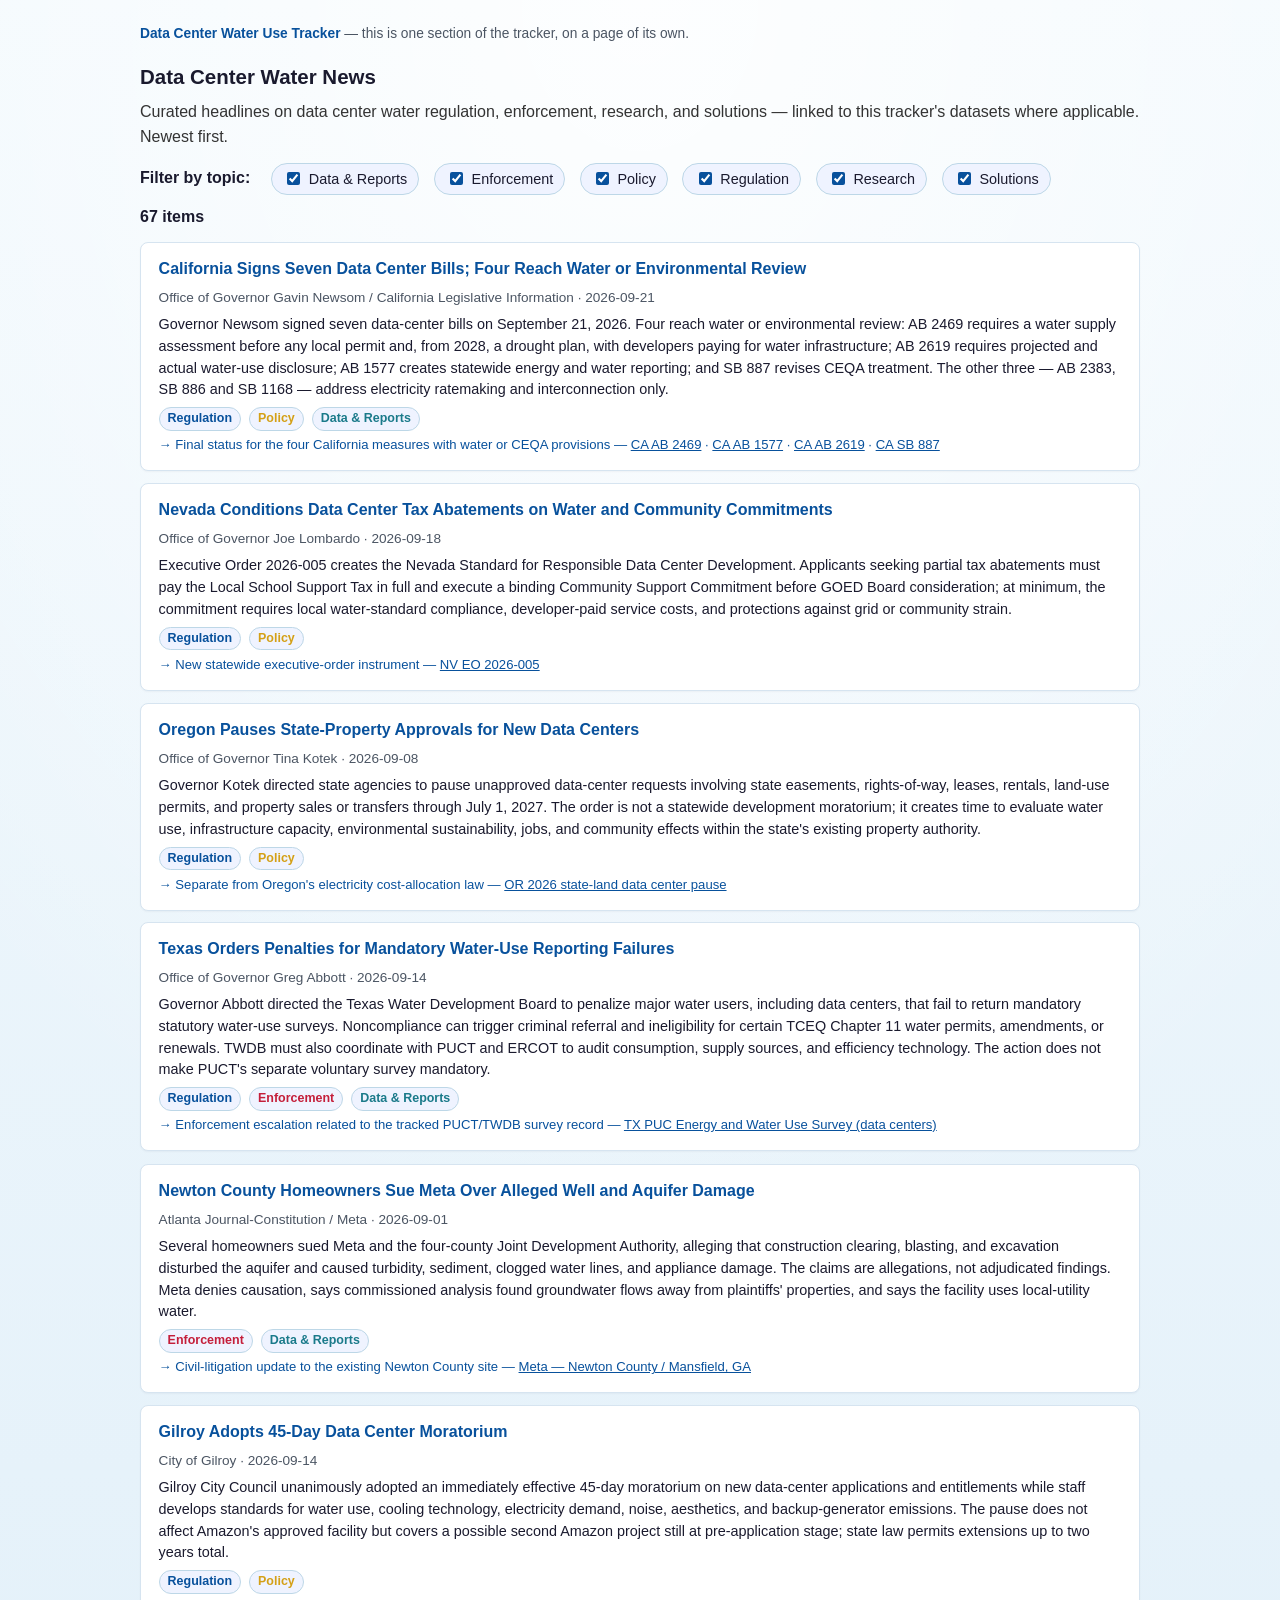
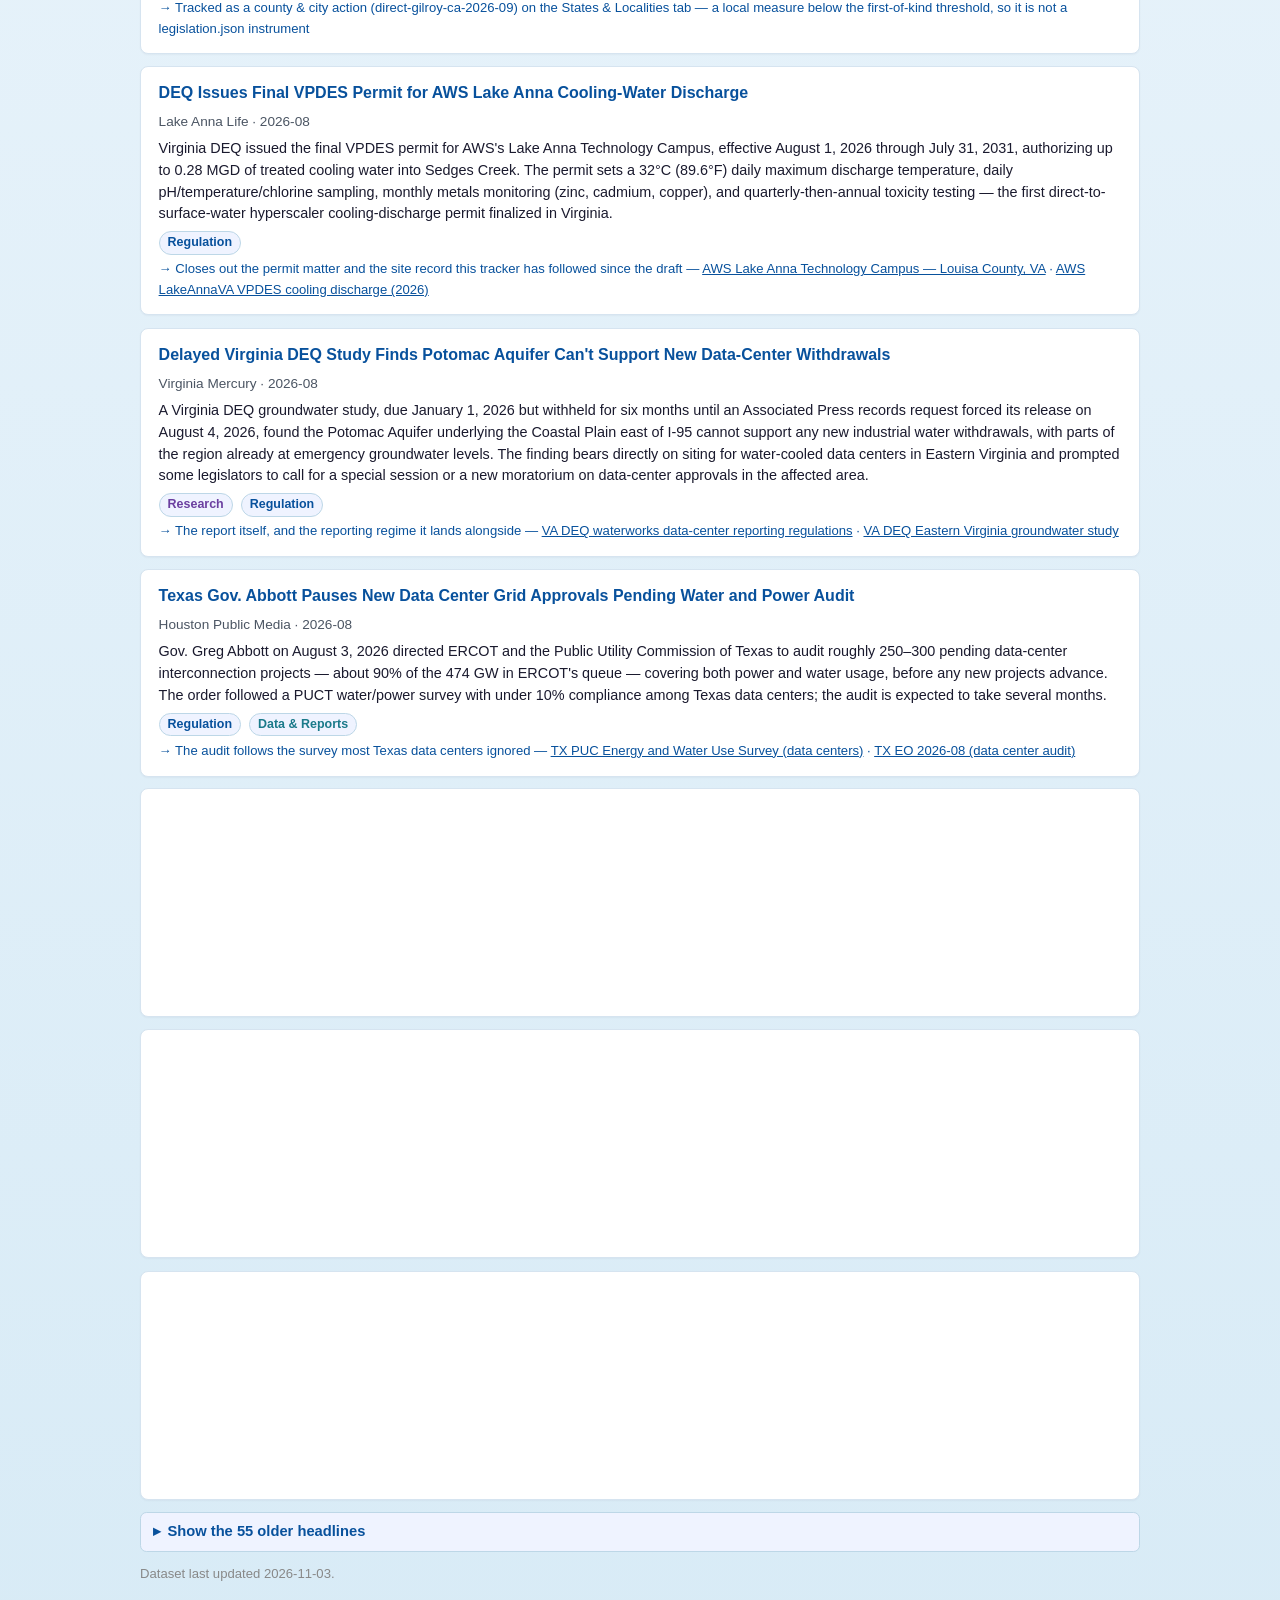
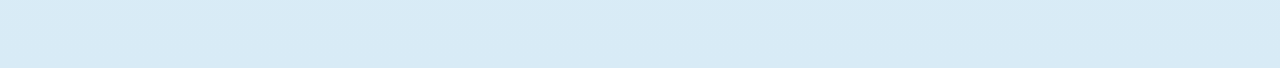
<file: pages/tab-news.html>
<!doctype html>
<html lang="en">
<head>
<meta charset="utf-8">
<meta name="viewport" content="width=device-width, initial-scale=1">
<title>News — Data Center Water Use Tracker</title>
<meta name="description" content="Tracking how US data centers draw, discharge, and disclose cooling water — permits, enforcement, statutes, and state and local policy, from public records.">
<link rel="stylesheet" href="site.css">
<script>document.documentElement.classList.add('js')</script>
<!-- No script: every Water Cases part (and any other sub-panel) shows at once. -->
<noscript><style>.subtabpanel[hidden]{display:block}</style></noscript>
<script src="site.js" defer></script>
</head>
<body>
<div class="wrap">
  <p class="tab-page-nav"><a href="index.html#panel-news">Data Center Water Use Tracker</a>
  — this is one section of the tracker, on a page of its own.</p>
  <div class="tabpanel" id="panel-news" role="tabpanel">
<section class="panel">
  <h2>Data Center Water News</h2>
  <p class="lead">Curated headlines on data center water regulation, enforcement,
  research, and solutions — linked to this tracker's datasets where applicable.
  Newest first.</p>
  <div class="cwa-filters">
    <span class="filter-label">Filter by topic:</span><label class="chip-check"><input type="checkbox" class="news-tag-filter" value="data" checked> Data &amp; Reports</label><label class="chip-check"><input type="checkbox" class="news-tag-filter" value="enforcement" checked> Enforcement</label><label class="chip-check"><input type="checkbox" class="news-tag-filter" value="policy" checked> Policy</label><label class="chip-check"><input type="checkbox" class="news-tag-filter" value="regulation" checked> Regulation</label><label class="chip-check"><input type="checkbox" class="news-tag-filter" value="research" checked> Research</label><label class="chip-check"><input type="checkbox" class="news-tag-filter" value="solutions" checked> Solutions</label>
  </div>
  <p class="count-line" id="news-count">
    <strong>67 items</strong></p>
  <div id="news-cards"><div class="news-card" id="news-california-data-center-laws-signed-2026-09" data-tags="regulation,policy,data" style="border:1px solid #d6e4f0;border-radius:0.5rem;padding:0.9rem 1.1rem;margin-bottom:0.75rem;background:#fff;box-shadow:0 1px 2px rgba(15,23,42,.04);"><a href="https://www.gov.ca.gov/2026/09/21/governor-newsom-signs-most-comprehensive-data-center-laws-in-the-nation-providing-communities-more-control-on-water-electricity-and-land-use/" target="_blank" rel="noopener" class="news-title" style="font-weight:700;font-size:1rem;display:block;margin-bottom:0.3rem;color:#08519c;text-decoration:none;">California Signs Seven Data Center Bills; Four Reach Water or Environmental Review</a><div class="news-meta" style="color:#4b5563;font-size:0.85rem;margin-bottom:0.4rem;">Office of Governor Gavin Newsom / California Legislative Information · 2026-09-21</div><div class="news-summary" style="color:#1a1a2e;font-size:0.9rem;margin-bottom:0.4rem;line-height:1.5;">Governor Newsom signed seven data-center bills on September 21, 2026. Four reach water or environmental review: AB 2469 requires a water supply assessment before any local permit and, from 2028, a drought plan, with developers paying for water infrastructure; AB 2619 requires projected and actual water-use disclosure; AB 1577 creates statewide energy and water reporting; and SB 887 revises CEQA treatment. The other three — AB 2383, SB 886 and SB 1168 — address electricity ratemaking and interconnection only.</div><div class="news-tags" style="display:flex;flex-wrap:wrap;gap:4px;margin-top:0.35rem;"><span class="news-tag" style="color:#08519c;font-size:0.78rem;font-weight:600;padding:1px 8px;border-radius:999px;background:#eff3ff;margin-right:4px;display:inline-block;">Regulation</span><span class="news-tag" style="color:#d4a017;font-size:0.78rem;font-weight:600;padding:1px 8px;border-radius:999px;background:#eff3ff;margin-right:4px;display:inline-block;">Policy</span><span class="news-tag" style="color:#1a7a8a;font-size:0.78rem;font-weight:600;padding:1px 8px;border-radius:999px;background:#eff3ff;margin-right:4px;display:inline-block;">Data &amp; Reports</span></div><div class="news-crossref" style="color:#08519c;font-size:0.82rem;margin-top:0.3rem;">→ Final status for the four California measures with water or CEQA provisions — <a href="tab-legislation.html#bill-ca-ab-2469">CA AB 2469</a> · <a href="tab-legislation.html#bill-ca-ab-1577">CA AB 1577</a> · <a href="tab-legislation.html#bill-ca-ab-2619">CA AB 2619</a> · <a href="tab-legislation.html#bill-ca-sb-887">CA SB 887</a></div></div><div class="news-card" id="news-nevada-responsible-data-center-eo-2026-09" data-tags="regulation,policy" style="border:1px solid #d6e4f0;border-radius:0.5rem;padding:0.9rem 1.1rem;margin-bottom:0.75rem;background:#fff;box-shadow:0 1px 2px rgba(15,23,42,.04);"><a href="https://www.gov.nv.gov/press-releases/governor-joe-lombardo-signs-executive-order-placing-guardrails-on-data-center-development-restoring-education-funding/" target="_blank" rel="noopener" class="news-title" style="font-weight:700;font-size:1rem;display:block;margin-bottom:0.3rem;color:#08519c;text-decoration:none;">Nevada Conditions Data Center Tax Abatements on Water and Community Commitments</a><div class="news-meta" style="color:#4b5563;font-size:0.85rem;margin-bottom:0.4rem;">Office of Governor Joe Lombardo · 2026-09-18</div><div class="news-summary" style="color:#1a1a2e;font-size:0.9rem;margin-bottom:0.4rem;line-height:1.5;">Executive Order 2026-005 creates the Nevada Standard for Responsible Data Center Development. Applicants seeking partial tax abatements must pay the Local School Support Tax in full and execute a binding Community Support Commitment before GOED Board consideration; at minimum, the commitment requires local water-standard compliance, developer-paid service costs, and protections against grid or community strain.</div><div class="news-tags" style="display:flex;flex-wrap:wrap;gap:4px;margin-top:0.35rem;"><span class="news-tag" style="color:#08519c;font-size:0.78rem;font-weight:600;padding:1px 8px;border-radius:999px;background:#eff3ff;margin-right:4px;display:inline-block;">Regulation</span><span class="news-tag" style="color:#d4a017;font-size:0.78rem;font-weight:600;padding:1px 8px;border-radius:999px;background:#eff3ff;margin-right:4px;display:inline-block;">Policy</span></div><div class="news-crossref" style="color:#08519c;font-size:0.82rem;margin-top:0.3rem;">→ New statewide executive-order instrument — <a href="tab-legislation.html#bill-nv-eo-2026-005">NV EO 2026-005</a></div></div><div class="news-card" id="news-oregon-state-land-data-center-pause-2026-09" data-tags="regulation,policy" style="border:1px solid #d6e4f0;border-radius:0.5rem;padding:0.9rem 1.1rem;margin-bottom:0.75rem;background:#fff;box-shadow:0 1px 2px rgba(15,23,42,.04);"><a href="https://apps.oregon.gov/oregon-newsroom/OR/GOV/Posts/Post/governor-kotek-pauses-work-on-requests-for-state-land-to-support-new-data-centers" target="_blank" rel="noopener" class="news-title" style="font-weight:700;font-size:1rem;display:block;margin-bottom:0.3rem;color:#08519c;text-decoration:none;">Oregon Pauses State-Property Approvals for New Data Centers</a><div class="news-meta" style="color:#4b5563;font-size:0.85rem;margin-bottom:0.4rem;">Office of Governor Tina Kotek · 2026-09-08</div><div class="news-summary" style="color:#1a1a2e;font-size:0.9rem;margin-bottom:0.4rem;line-height:1.5;">Governor Kotek directed state agencies to pause unapproved data-center requests involving state easements, rights-of-way, leases, rentals, land-use permits, and property sales or transfers through July 1, 2027. The order is not a statewide development moratorium; it creates time to evaluate water use, infrastructure capacity, environmental sustainability, jobs, and community effects within the state&#x27;s existing property authority.</div><div class="news-tags" style="display:flex;flex-wrap:wrap;gap:4px;margin-top:0.35rem;"><span class="news-tag" style="color:#08519c;font-size:0.78rem;font-weight:600;padding:1px 8px;border-radius:999px;background:#eff3ff;margin-right:4px;display:inline-block;">Regulation</span><span class="news-tag" style="color:#d4a017;font-size:0.78rem;font-weight:600;padding:1px 8px;border-radius:999px;background:#eff3ff;margin-right:4px;display:inline-block;">Policy</span></div><div class="news-crossref" style="color:#08519c;font-size:0.82rem;margin-top:0.3rem;">→ Separate from Oregon&#x27;s electricity cost-allocation law — <a href="tab-legislation.html#bill-or-2026-state-land-data-center-pause">OR 2026 state-land data center pause</a></div></div><div class="news-card" id="news-texas-water-survey-enforcement-2026-09" data-tags="regulation,enforcement,data" style="border:1px solid #d6e4f0;border-radius:0.5rem;padding:0.9rem 1.1rem;margin-bottom:0.75rem;background:#fff;box-shadow:0 1px 2px rgba(15,23,42,.04);"><a href="https://gov.texas.gov/news/post/governor-abbott-directs-twdb-to-penalize-data-center-reporting-failures" target="_blank" rel="noopener" class="news-title" style="font-weight:700;font-size:1rem;display:block;margin-bottom:0.3rem;color:#08519c;text-decoration:none;">Texas Orders Penalties for Mandatory Water-Use Reporting Failures</a><div class="news-meta" style="color:#4b5563;font-size:0.85rem;margin-bottom:0.4rem;">Office of Governor Greg Abbott · 2026-09-14</div><div class="news-summary" style="color:#1a1a2e;font-size:0.9rem;margin-bottom:0.4rem;line-height:1.5;">Governor Abbott directed the Texas Water Development Board to penalize major water users, including data centers, that fail to return mandatory statutory water-use surveys. Noncompliance can trigger criminal referral and ineligibility for certain TCEQ Chapter 11 water permits, amendments, or renewals. TWDB must also coordinate with PUCT and ERCOT to audit consumption, supply sources, and efficiency technology. The action does not make PUCT&#x27;s separate voluntary survey mandatory.</div><div class="news-tags" style="display:flex;flex-wrap:wrap;gap:4px;margin-top:0.35rem;"><span class="news-tag" style="color:#08519c;font-size:0.78rem;font-weight:600;padding:1px 8px;border-radius:999px;background:#eff3ff;margin-right:4px;display:inline-block;">Regulation</span><span class="news-tag" style="color:#c41e3a;font-size:0.78rem;font-weight:600;padding:1px 8px;border-radius:999px;background:#eff3ff;margin-right:4px;display:inline-block;">Enforcement</span><span class="news-tag" style="color:#1a7a8a;font-size:0.78rem;font-weight:600;padding:1px 8px;border-radius:999px;background:#eff3ff;margin-right:4px;display:inline-block;">Data &amp; Reports</span></div><div class="news-crossref" style="color:#08519c;font-size:0.82rem;margin-top:0.3rem;">→ Enforcement escalation related to the tracked PUCT/TWDB survey record — <a href="tab-legislation.html#bill-tx-puc-energy-and-water-use-survey-data-centers">TX PUC Energy and Water Use Survey (data centers)</a></div></div><div class="news-card" id="news-meta-newton-county-lawsuit-2026-09" data-tags="enforcement,data" style="border:1px solid #d6e4f0;border-radius:0.5rem;padding:0.9rem 1.1rem;margin-bottom:0.75rem;background:#fff;box-shadow:0 1px 2px rgba(15,23,42,.04);"><a href="https://feeds.ajc.com/news/2026/09/georgia-families-sue-meta-accuse-its-data-center-of-tainting-their-water/" target="_blank" rel="noopener" class="news-title" style="font-weight:700;font-size:1rem;display:block;margin-bottom:0.3rem;color:#08519c;text-decoration:none;">Newton County Homeowners Sue Meta Over Alleged Well and Aquifer Damage</a><div class="news-meta" style="color:#4b5563;font-size:0.85rem;margin-bottom:0.4rem;">Atlanta Journal-Constitution / Meta · 2026-09-01</div><div class="news-summary" style="color:#1a1a2e;font-size:0.9rem;margin-bottom:0.4rem;line-height:1.5;">Several homeowners sued Meta and the four-county Joint Development Authority, alleging that construction clearing, blasting, and excavation disturbed the aquifer and caused turbidity, sediment, clogged water lines, and appliance damage. The claims are allegations, not adjudicated findings. Meta denies causation, says commissioned analysis found groundwater flows away from plaintiffs&#x27; properties, and says the facility uses local-utility water.</div><div class="news-tags" style="display:flex;flex-wrap:wrap;gap:4px;margin-top:0.35rem;"><span class="news-tag" style="color:#c41e3a;font-size:0.78rem;font-weight:600;padding:1px 8px;border-radius:999px;background:#eff3ff;margin-right:4px;display:inline-block;">Enforcement</span><span class="news-tag" style="color:#1a7a8a;font-size:0.78rem;font-weight:600;padding:1px 8px;border-radius:999px;background:#eff3ff;margin-right:4px;display:inline-block;">Data &amp; Reports</span></div><div class="news-crossref" style="color:#08519c;font-size:0.82rem;margin-top:0.3rem;">→ Civil-litigation update to the existing Newton County site — <a href="tab-issues.html#site-meta-newton-county-ga">Meta — Newton County / Mansfield, GA</a></div></div><div class="news-card" id="news-gilroy-data-center-moratorium-2026-09" data-tags="regulation,policy" style="border:1px solid #d6e4f0;border-radius:0.5rem;padding:0.9rem 1.1rem;margin-bottom:0.75rem;background:#fff;box-shadow:0 1px 2px rgba(15,23,42,.04);"><a href="https://www.cityofgilroy.org/m/newsflash/Home/Detail/1331" target="_blank" rel="noopener" class="news-title" style="font-weight:700;font-size:1rem;display:block;margin-bottom:0.3rem;color:#08519c;text-decoration:none;">Gilroy Adopts 45-Day Data Center Moratorium</a><div class="news-meta" style="color:#4b5563;font-size:0.85rem;margin-bottom:0.4rem;">City of Gilroy · 2026-09-14</div><div class="news-summary" style="color:#1a1a2e;font-size:0.9rem;margin-bottom:0.4rem;line-height:1.5;">Gilroy City Council unanimously adopted an immediately effective 45-day moratorium on new data-center applications and entitlements while staff develops standards for water use, cooling technology, electricity demand, noise, aesthetics, and backup-generator emissions. The pause does not affect Amazon&#x27;s approved facility but covers a possible second Amazon project still at pre-application stage; state law permits extensions up to two years total.</div><div class="news-tags" style="display:flex;flex-wrap:wrap;gap:4px;margin-top:0.35rem;"><span class="news-tag" style="color:#08519c;font-size:0.78rem;font-weight:600;padding:1px 8px;border-radius:999px;background:#eff3ff;margin-right:4px;display:inline-block;">Regulation</span><span class="news-tag" style="color:#d4a017;font-size:0.78rem;font-weight:600;padding:1px 8px;border-radius:999px;background:#eff3ff;margin-right:4px;display:inline-block;">Policy</span></div><div class="news-crossref" style="color:#08519c;font-size:0.82rem;margin-top:0.3rem;">→ Tracked as a county &amp; city action (direct-gilroy-ca-2026-09) on the States &amp; Localities tab — a local measure below the first-of-kind threshold, so it is not a legislation.json instrument</div></div><div class="news-card" id="news-aws-lake-anna-permit-issued-2026-08" data-tags="regulation" style="border:1px solid #d6e4f0;border-radius:0.5rem;padding:0.9rem 1.1rem;margin-bottom:0.75rem;background:#fff;box-shadow:0 1px 2px rgba(15,23,42,.04);"><a href="https://lakeannalife.com/vdeg-issues-vpdes-permit-for-aws-site/" target="_blank" rel="noopener" class="news-title" style="font-weight:700;font-size:1rem;display:block;margin-bottom:0.3rem;color:#08519c;text-decoration:none;">DEQ Issues Final VPDES Permit for AWS Lake Anna Cooling-Water Discharge</a><div class="news-meta" style="color:#4b5563;font-size:0.85rem;margin-bottom:0.4rem;">Lake Anna Life · 2026-08</div><div class="news-summary" style="color:#1a1a2e;font-size:0.9rem;margin-bottom:0.4rem;line-height:1.5;">Virginia DEQ issued the final VPDES permit for AWS&#x27;s Lake Anna Technology Campus, effective August 1, 2026 through July 31, 2031, authorizing up to 0.28 MGD of treated cooling water into Sedges Creek. The permit sets a 32°C (89.6°F) daily maximum discharge temperature, daily pH/temperature/chlorine sampling, monthly metals monitoring (zinc, cadmium, copper), and quarterly-then-annual toxicity testing — the first direct-to-surface-water hyperscaler cooling-discharge permit finalized in Virginia.</div><div class="news-tags" style="display:flex;flex-wrap:wrap;gap:4px;margin-top:0.35rem;"><span class="news-tag" style="color:#08519c;font-size:0.78rem;font-weight:600;padding:1px 8px;border-radius:999px;background:#eff3ff;margin-right:4px;display:inline-block;">Regulation</span></div><div class="news-crossref" style="color:#08519c;font-size:0.82rem;margin-top:0.3rem;">→ Closes out the permit matter and the site record this tracker has followed since the draft — <a href="tab-issues.html#site-aws-lake-anna-va">AWS Lake Anna Technology Campus — Louisa County, VA</a> · <a href="tab-cwa.html#cwa-AWS-LakeAnnaVA-VPDES-cooling-discharge-2026">AWS LakeAnnaVA VPDES cooling discharge (2026)</a></div></div><div class="news-card" id="news-va-deq-potomac-aquifer-study-2026-08" data-tags="research,regulation" style="border:1px solid #d6e4f0;border-radius:0.5rem;padding:0.9rem 1.1rem;margin-bottom:0.75rem;background:#fff;box-shadow:0 1px 2px rgba(15,23,42,.04);"><a href="https://virginiamercury.com/2026/08/04/deq-study-throws-cold-water-on-data-center-development-east-of-i-95/" target="_blank" rel="noopener" class="news-title" style="font-weight:700;font-size:1rem;display:block;margin-bottom:0.3rem;color:#08519c;text-decoration:none;">Delayed Virginia DEQ Study Finds Potomac Aquifer Can&#x27;t Support New Data-Center Withdrawals</a><div class="news-meta" style="color:#4b5563;font-size:0.85rem;margin-bottom:0.4rem;">Virginia Mercury · 2026-08</div><div class="news-summary" style="color:#1a1a2e;font-size:0.9rem;margin-bottom:0.4rem;line-height:1.5;">A Virginia DEQ groundwater study, due January 1, 2026 but withheld for six months until an Associated Press records request forced its release on August 4, 2026, found the Potomac Aquifer underlying the Coastal Plain east of I-95 cannot support any new industrial water withdrawals, with parts of the region already at emergency groundwater levels. The finding bears directly on siting for water-cooled data centers in Eastern Virginia and prompted some legislators to call for a special session or a new moratorium on data-center approvals in the affected area.</div><div class="news-tags" style="display:flex;flex-wrap:wrap;gap:4px;margin-top:0.35rem;"><span class="news-tag" style="color:#6b3fa0;font-size:0.78rem;font-weight:600;padding:1px 8px;border-radius:999px;background:#eff3ff;margin-right:4px;display:inline-block;">Research</span><span class="news-tag" style="color:#08519c;font-size:0.78rem;font-weight:600;padding:1px 8px;border-radius:999px;background:#eff3ff;margin-right:4px;display:inline-block;">Regulation</span></div><div class="news-crossref" style="color:#08519c;font-size:0.82rem;margin-top:0.3rem;">→ The report itself, and the reporting regime it lands alongside — <a href="tab-legislation.html#bill-va-deq-waterworks-data-center-reporting-regulations">VA DEQ waterworks data-center reporting regulations</a> · <a href="tab-legislation.html#bill-va-deq-eastern-virginia-groundwater-study">VA DEQ Eastern Virginia groundwater study</a></div></div><div class="news-card" id="news-texas-abbott-ercot-puct-audit-2026-08" data-tags="regulation,data" style="border:1px solid #d6e4f0;border-radius:0.5rem;padding:0.9rem 1.1rem;margin-bottom:0.75rem;background:#fff;box-shadow:0 1px 2px rgba(15,23,42,.04);"><a href="https://www.houstonpublicmedia.org/articles/news/energy-environment/2026/08/03/558529/gov-greg-abbott-pauses-new-data-centers-until-ercot-puct-audit-energy-water-usage/" target="_blank" rel="noopener" class="news-title" style="font-weight:700;font-size:1rem;display:block;margin-bottom:0.3rem;color:#08519c;text-decoration:none;">Texas Gov. Abbott Pauses New Data Center Grid Approvals Pending Water and Power Audit</a><div class="news-meta" style="color:#4b5563;font-size:0.85rem;margin-bottom:0.4rem;">Houston Public Media · 2026-08</div><div class="news-summary" style="color:#1a1a2e;font-size:0.9rem;margin-bottom:0.4rem;line-height:1.5;">Gov. Greg Abbott on August 3, 2026 directed ERCOT and the Public Utility Commission of Texas to audit roughly 250–300 pending data-center interconnection projects — about 90% of the 474 GW in ERCOT&#x27;s queue — covering both power and water usage, before any new projects advance. The order followed a PUCT water/power survey with under 10% compliance among Texas data centers; the audit is expected to take several months.</div><div class="news-tags" style="display:flex;flex-wrap:wrap;gap:4px;margin-top:0.35rem;"><span class="news-tag" style="color:#08519c;font-size:0.78rem;font-weight:600;padding:1px 8px;border-radius:999px;background:#eff3ff;margin-right:4px;display:inline-block;">Regulation</span><span class="news-tag" style="color:#1a7a8a;font-size:0.78rem;font-weight:600;padding:1px 8px;border-radius:999px;background:#eff3ff;margin-right:4px;display:inline-block;">Data &amp; Reports</span></div><div class="news-crossref" style="color:#08519c;font-size:0.82rem;margin-top:0.3rem;">→ The audit follows the survey most Texas data centers ignored — <a href="tab-legislation.html#bill-tx-puc-energy-and-water-use-survey-data-centers">TX PUC Energy and Water Use Survey (data centers)</a> · <a href="tab-legislation.html#bill-tx-eo-2026-08-data-center-audit">TX EO 2026-08 (data center audit)</a></div></div><div class="news-card" id="news-fort-worth-moratorium-process-2026-08" data-tags="regulation,policy" style="border:1px solid #d6e4f0;border-radius:0.5rem;padding:0.9rem 1.1rem;margin-bottom:0.75rem;background:#fff;box-shadow:0 1px 2px rgba(15,23,42,.04);"><a href="https://www.keranews.org/news/2026-08-12/data-center-moratorium-takes-first-steps-after-fort-worth-city-councils-unanimous-vote" target="_blank" rel="noopener" class="news-title" style="font-weight:700;font-size:1rem;display:block;margin-bottom:0.3rem;color:#08519c;text-decoration:none;">Fort Worth City Council Begins 90-Day Data Center Moratorium Process</a><div class="news-meta" style="color:#4b5563;font-size:0.85rem;margin-bottom:0.4rem;">KERA News · 2026-08</div><div class="news-summary" style="color:#1a1a2e;font-size:0.9rem;margin-bottom:0.4rem;line-height:1.5;">Fort Worth&#x27;s City Council voted unanimously on August 11, 2026 to start the legal process for a 90-day data-center moratorium, targeting an effective date of February 16, 2027; the same session created an 11-member Data Center &amp; Infrastructure Commission and an ordinance requiring new applicants to document PUCT and ERCOT grid approval. City documents list water-supply impact and long-term water availability among the factors the pause is meant to let staff study.</div><div class="news-tags" style="display:flex;flex-wrap:wrap;gap:4px;margin-top:0.35rem;"><span class="news-tag" style="color:#08519c;font-size:0.78rem;font-weight:600;padding:1px 8px;border-radius:999px;background:#eff3ff;margin-right:4px;display:inline-block;">Regulation</span><span class="news-tag" style="color:#d4a017;font-size:0.78rem;font-weight:600;padding:1px 8px;border-radius:999px;background:#eff3ff;margin-right:4px;display:inline-block;">Policy</span></div><div class="news-crossref" style="color:#08519c;font-size:0.82rem;margin-top:0.3rem;">→ The grid-approval condition points at the state audit directive — <a href="tab-legislation.html#bill-tx-eo-2026-08-data-center-audit">TX EO 2026-08 (data center audit)</a></div></div><div class="news-card" id="news-indianapolis-data-center-moratorium-2026-08" data-tags="regulation,policy" style="border:1px solid #d6e4f0;border-radius:0.5rem;padding:0.9rem 1.1rem;margin-bottom:0.75rem;background:#fff;box-shadow:0 1px 2px rgba(15,23,42,.04);"><a href="https://www.wfyi.org/wfyi-news/2026-08-19/new-data-centers-temporarily-banned-in-marion-county" target="_blank" rel="noopener" class="news-title" style="font-weight:700;font-size:1rem;display:block;margin-bottom:0.3rem;color:#08519c;text-decoration:none;">Indianapolis Enacts Data Center Moratorium Through 2027</a><div class="news-meta" style="color:#4b5563;font-size:0.85rem;margin-bottom:0.4rem;">WFYI Public Media · 2026-08</div><div class="news-summary" style="color:#1a1a2e;font-size:0.9rem;margin-bottom:0.4rem;line-height:1.5;">The Indianapolis Metropolitan Development Commission voted 6-0 on August 19, 2026 to finalize a moratorium on new data-center approvals in Marion County through December 31, 2027, after the City-County Council advanced it 23-1 on August 10. The moratorium exempts three already-approved projects (DC Blox, Metrobloks, Sabey) and requires study of water and electricity impacts, alongside campus size and noise, before new applications resume.</div><div class="news-tags" style="display:flex;flex-wrap:wrap;gap:4px;margin-top:0.35rem;"><span class="news-tag" style="color:#08519c;font-size:0.78rem;font-weight:600;padding:1px 8px;border-radius:999px;background:#eff3ff;margin-right:4px;display:inline-block;">Regulation</span><span class="news-tag" style="color:#d4a017;font-size:0.78rem;font-weight:600;padding:1px 8px;border-radius:999px;background:#eff3ff;margin-right:4px;display:inline-block;">Policy</span></div><div class="news-crossref" style="color:#08519c;font-size:0.82rem;margin-top:0.3rem;">→ Adds Marion County to the Indiana county restriction wave reported here in July 2026</div></div><div class="news-card" id="news-tucson-data-center-zoning-ordinance-2026-08" data-tags="regulation" style="border:1px solid #d6e4f0;border-radius:0.5rem;padding:0.9rem 1.1rem;margin-bottom:0.75rem;background:#fff;box-shadow:0 1px 2px rgba(15,23,42,.04);"><a href="https://www.kjzz.org/the-show/2026-08-10/a-year-later-heres-where-tucsons-controversial-project-blue-data-center-project-stands" target="_blank" rel="noopener" class="news-title" style="font-weight:700;font-size:1rem;display:block;margin-bottom:0.3rem;color:#08519c;text-decoration:none;">Tucson Adopts Data Center Zoning Rules One Year After Rejecting Project Blue</a><div class="news-meta" style="color:#4b5563;font-size:0.85rem;margin-bottom:0.4rem;">KJZZ · 2026-08</div><div class="news-summary" style="color:#1a1a2e;font-size:0.9rem;margin-bottom:0.4rem;line-height:1.5;">A year after the city council&#x27;s 7-0 rejection of Project Blue, Tucson adopted zoning code amendments in August 2026 requiring large data centers (25,000+ sq ft, 20+ MW) to sit at least a half-mile from residential zones and roughly 1,000 feet from commercial districts, with a 50-foot height cap. Project Blue itself continues on county land outside city limits, drawing water from two ADWR-permitted wells after Tucson barred it from municipal water.</div><div class="news-tags" style="display:flex;flex-wrap:wrap;gap:4px;margin-top:0.35rem;"><span class="news-tag" style="color:#08519c;font-size:0.78rem;font-weight:600;padding:1px 8px;border-radius:999px;background:#eff3ff;margin-right:4px;display:inline-block;">Regulation</span></div><div class="news-crossref" style="color:#08519c;font-size:0.82rem;margin-top:0.3rem;">→ Sequel to the Project Blue rejection tracked as a site and a permit matter — <a href="tab-issues.html#site-project-blue-tucson-az">Project Blue — Tucson / Pima County, AZ</a> · <a href="tab-cwa.html#cwa-ProjectBlue-Tucson-AMES-2026">ProjectBlue Tucson AMES (2026)</a></div></div><details class="card-fold" id="news-fold" data-collapsed="1" open><summary>Show the 55 older headlines</summary><div class="news-card" id="news-colorado-moratorium-wave-2026-08" data-tags="policy,regulation" style="border:1px solid #d6e4f0;border-radius:0.5rem;padding:0.9rem 1.1rem;margin-bottom:0.75rem;background:#fff;box-shadow:0 1px 2px rgba(15,23,42,.04);"><a href="https://www.kunc.org/news/2026-08-10/local-governments-in-colorado-enact-moratoriums-on-data-center-development" target="_blank" rel="noopener" class="news-title" style="font-weight:700;font-size:1rem;display:block;margin-bottom:0.3rem;color:#08519c;text-decoration:none;">Nine Colorado Jurisdictions Now Pause or Restrict Data Centers</a><div class="news-meta" style="color:#4b5563;font-size:0.85rem;margin-bottom:0.4rem;">KUNC · 2026-08</div><div class="news-summary" style="color:#1a1a2e;font-size:0.9rem;margin-bottom:0.4rem;line-height:1.5;">As of August 10, 2026, nine Colorado local governments have enacted data-center moratoriums or caps: Denver (one year, May 18), Jefferson County (extended to March 2027), Larimer County (extended into February 2027), Boulder County (six months, June), Broomfield and Woodland Park (18 months, July), Monument (six months, July), Lochbuie (five years, July 21 — the longest in the state), and Longmont (capping hyperscale data-center energy use at 5% of the regional grid or 100 MW). Officials cite water supply alongside energy demand; a statewide poll found respondents worried the facilities&#x27; water and energy use could raise utility bills.</div><div class="news-tags" style="display:flex;flex-wrap:wrap;gap:4px;margin-top:0.35rem;"><span class="news-tag" style="color:#d4a017;font-size:0.78rem;font-weight:600;padding:1px 8px;border-radius:999px;background:#eff3ff;margin-right:4px;display:inline-block;">Policy</span><span class="news-tag" style="color:#08519c;font-size:0.78rem;font-weight:600;padding:1px 8px;border-radius:999px;background:#eff3ff;margin-right:4px;display:inline-block;">Regulation</span></div><div class="news-crossref" style="color:#08519c;font-size:0.82rem;margin-top:0.3rem;">→ Denver&#x27;s pause is the one already tracked as a full instrument — <a href="tab-legislation.html#bill-denver-cb-26-0431">Denver CB 26-0431</a></div></div><div class="news-card" id="news-qts-fayetteville-suit-not-filed-2026-08" data-tags="enforcement" style="border:1px solid #d6e4f0;border-radius:0.5rem;padding:0.9rem 1.1rem;margin-bottom:0.75rem;background:#fff;box-shadow:0 1px 2px rgba(15,23,42,.04);"><a href="https://www.atlantanewsfirst.com/2026/08/13/watchdog-group-threatens-sue-data-center-over-georgia-water-pollution/" target="_blank" rel="noopener" class="news-title" style="font-weight:700;font-size:1rem;display:block;margin-bottom:0.3rem;color:#08519c;text-decoration:none;">QTS Fayetteville Citizen Suit Still Unfiled as Settlement Talks Continue</a><div class="news-meta" style="color:#4b5563;font-size:0.85rem;margin-bottom:0.4rem;">Atlanta News First · 2026-08</div><div class="news-summary" style="color:#1a1a2e;font-size:0.9rem;margin-bottom:0.4rem;line-height:1.5;">As of August 13, 2026, Flint Riverkeeper had not filed the federal Clean Water Act suit against QTS&#x27;s Fayetteville, GA data center campus flagged in its May 28, 2026 60-day notice, which had pointed to an on-or-about July 27 filing target. QTS has reached out to discuss resolving the turbidity and sediment-discharge claims before litigation, per Flint Riverkeeper, leaving the case in the notice-and-negotiation phase rather than active litigation.</div><div class="news-tags" style="display:flex;flex-wrap:wrap;gap:4px;margin-top:0.35rem;"><span class="news-tag" style="color:#c41e3a;font-size:0.78rem;font-weight:600;padding:1px 8px;border-radius:999px;background:#eff3ff;margin-right:4px;display:inline-block;">Enforcement</span></div><div class="news-crossref" style="color:#08519c;font-size:0.82rem;margin-top:0.3rem;">→ Status of the citizen-suit notice tracked as a case — <a href="tab-cwa.html#cwa-QTS-Fayetteville-GA-2024">QTS Fayetteville GA (2024)</a></div></div><div class="news-card" id="news-xai-memphis-recycling-restart-2026-08" data-tags="solutions,data" style="border:1px solid #d6e4f0;border-radius:0.5rem;padding:0.9rem 1.1rem;margin-bottom:0.75rem;background:#fff;box-shadow:0 1px 2px rgba(15,23,42,.04);"><a href="https://www.actionnews5.com/2026/08/17/xai-continue-building-water-recycling-plant-2027/" target="_blank" rel="noopener" class="news-title" style="font-weight:700;font-size:1rem;display:block;margin-bottom:0.3rem;color:#08519c;text-decoration:none;">xAI Confirms January 2027 Restart for Paused Memphis Water Recycling Plant</a><div class="news-meta" style="color:#4b5563;font-size:0.85rem;margin-bottom:0.4rem;">Action News 5 (Memphis) · 2026-08</div><div class="news-summary" style="color:#1a1a2e;font-size:0.9rem;margin-bottom:0.4rem;line-height:1.5;">xAI said on August 17, 2026 that construction of its paused $80 million Colossus greywater recycling plant in Memphis will restart in January 2027, with the finished plant recycling 10 million gallons/day and projected to protect an estimated 3.64 billion gallons/year of Memphis Sand aquifer drinking water. The plant had been on indefinite pause since April 2026 while xAI prioritized finishing Colossus 2, drawing criticism from Protect Our Aquifer and pressure from Memphis Mayor Paul Young.</div><div class="news-tags" style="display:flex;flex-wrap:wrap;gap:4px;margin-top:0.35rem;"><span class="news-tag" style="color:#2e8b57;font-size:0.78rem;font-weight:600;padding:1px 8px;border-radius:999px;background:#eff3ff;margin-right:4px;display:inline-block;">Solutions</span><span class="news-tag" style="color:#1a7a8a;font-size:0.78rem;font-weight:600;padding:1px 8px;border-radius:999px;background:#eff3ff;margin-right:4px;display:inline-block;">Data &amp; Reports</span></div><div class="news-crossref" style="color:#08519c;font-size:0.82rem;margin-top:0.3rem;">→ Updates the recycling-plant commitment on the Memphis case and site records — <a href="tab-cwa.html#cwa-xAI-Colossus-Memphis-TN-2026">xAI Colossus Memphis TN (2026)</a> · <a href="tab-issues.html#site-xai-colossus-memphis-tn">xAI Colossus — Memphis, TN</a></div></div><div class="news-card" id="news-fort-worth-cedar-creek-lake-withdrawn-2026-07" data-tags="policy" style="border:1px solid #d6e4f0;border-radius:0.5rem;padding:0.9rem 1.1rem;margin-bottom:0.75rem;background:#fff;box-shadow:0 1px 2px rgba(15,23,42,.04);"><a href="https://www.texastribune.org/2026/07/23/east-texas-data-center-withdrawn/" target="_blank" rel="noopener" class="news-title" style="font-weight:700;font-size:1rem;display:block;margin-bottom:0.3rem;color:#08519c;text-decoration:none;">Diode Ventures Withdraws Cedar Creek Lake Data Center Proposal</a><div class="news-meta" style="color:#4b5563;font-size:0.85rem;margin-bottom:0.4rem;">Texas Tribune · 2026-07</div><div class="news-summary" style="color:#1a1a2e;font-size:0.9rem;margin-bottom:0.4rem;line-height:1.5;">Diode Ventures withdrew its proposal for a Henderson County, TX data center that would have drawn up to 5 million gallons/day from Cedar Creek Lake — the reservoir supplying most of Fort Worth&#x27;s drinking water — announcing on July 23, 2026 that it would not advance the site after community opposition and consultation with state and local officials. The company cited Gov. Abbott&#x27;s tougher posture on rural data-center development as a factor.</div><div class="news-tags" style="display:flex;flex-wrap:wrap;gap:4px;margin-top:0.35rem;"><span class="news-tag" style="color:#d4a017;font-size:0.78rem;font-weight:600;padding:1px 8px;border-radius:999px;background:#eff3ff;margin-right:4px;display:inline-block;">Policy</span></div><div class="news-crossref" style="color:#08519c;font-size:0.82rem;margin-top:0.3rem;">→ Outcome of the Cedar Creek Lake withdrawal proposal reported here in July 2026</div></div><div class="news-card" id="news-crs-report-water-faq-2026-07" data-tags="research" style="border:1px solid #d6e4f0;border-radius:0.5rem;padding:0.9rem 1.1rem;margin-bottom:0.75rem;background:#fff;box-shadow:0 1px 2px rgba(15,23,42,.04);"><a href="https://www.congress.gov/crs-product/R49057" target="_blank" rel="noopener" class="news-title" style="font-weight:700;font-size:1rem;display:block;margin-bottom:0.3rem;color:#08519c;text-decoration:none;">CRS Report: No Federal Agency Systematically Tracks Data Center Water Use</a><div class="news-meta" style="color:#4b5563;font-size:0.85rem;margin-bottom:0.4rem;">Congressional Research Service · 2026-07</div><div class="news-summary" style="color:#1a1a2e;font-size:0.9rem;margin-bottom:0.4rem;line-height:1.5;">The Congressional Research Service&#x27;s July 31, 2026 report, &#x27;Data Centers and Water: Frequently Asked Questions&#x27; (R49057), found US data centers consumed about 17 billion gallons in 2023, tripling 2014&#x27;s 5.6 billion gallons, with roughly 97% sourced from municipal systems. CRS confirmed no federal agency has conducted a systematic assessment of data-center water use and no comprehensive federal data-collection program exists, framing the gap that transparency bills like HR 6984 aim to close.</div><div class="news-tags" style="display:flex;flex-wrap:wrap;gap:4px;margin-top:0.35rem;"><span class="news-tag" style="color:#6b3fa0;font-size:0.78rem;font-weight:600;padding:1px 8px;border-radius:999px;background:#eff3ff;margin-right:4px;display:inline-block;">Research</span></div><div class="news-crossref" style="color:#08519c;font-size:0.82rem;margin-top:0.3rem;">→ Documents the federal data gap the Menendez transparency bill would close — <a href="tab-legislation.html#bill-us-hr-6984">US HR 6984</a></div></div><div class="news-card" id="news-data-center-watch-q1-report-2026-07" data-tags="data,research" style="border:1px solid #d6e4f0;border-radius:0.5rem;padding:0.9rem 1.1rem;margin-bottom:0.75rem;background:#fff;box-shadow:0 1px 2px rgba(15,23,42,.04);"><a href="https://www.newsweek.com/data-center-projects-face-unprecedented-surge-in-blocks-and-delays-study-12240534" target="_blank" rel="noopener" class="news-title" style="font-weight:700;font-size:1rem;display:block;margin-bottom:0.3rem;color:#08519c;text-decoration:none;">Data Center Watch: $130 Billion in Projects Blocked or Delayed in Q1 2026</a><div class="news-meta" style="color:#4b5563;font-size:0.85rem;margin-bottom:0.4rem;">Newsweek · 2026-07</div><div class="news-summary" style="color:#1a1a2e;font-size:0.9rem;margin-bottom:0.4rem;line-height:1.5;">A Data Center Watch report, covered July 24, 2026, found at least 75 US data-center projects worth roughly $130 billion were blocked or delayed in the first quarter of 2026 alone — matching the scale of all of 2025 in three months — as active opposition groups grew from 396 to 833 across 49 states. The report names water use, alongside electricity demand and noise, as a central driver of the opposition.</div><div class="news-tags" style="display:flex;flex-wrap:wrap;gap:4px;margin-top:0.35rem;"><span class="news-tag" style="color:#1a7a8a;font-size:0.78rem;font-weight:600;padding:1px 8px;border-radius:999px;background:#eff3ff;margin-right:4px;display:inline-block;">Data &amp; Reports</span><span class="news-tag" style="color:#6b3fa0;font-size:0.78rem;font-weight:600;padding:1px 8px;border-radius:999px;background:#eff3ff;margin-right:4px;display:inline-block;">Research</span></div></div><div class="news-card" id="news-monterey-park-data-center-ban-vote-2026-06" data-tags="regulation,policy" style="border:1px solid #d6e4f0;border-radius:0.5rem;padding:0.9rem 1.1rem;margin-bottom:0.75rem;background:#fff;box-shadow:0 1px 2px rgba(15,23,42,.04);"><a href="https://www.foxbusiness.com/fox-news-tech/monterey-park-permanent-data-center-ban" target="_blank" rel="noopener" class="news-title" style="font-weight:700;font-size:1rem;display:block;margin-bottom:0.3rem;color:#08519c;text-decoration:none;">Monterey Park Voters Approve First Permanent Data Center Ban by Ballot Measure</a><div class="news-meta" style="color:#4b5563;font-size:0.85rem;margin-bottom:0.4rem;">Fox Business · 2026-06</div><div class="news-summary" style="color:#1a1a2e;font-size:0.9rem;margin-bottom:0.4rem;line-height:1.5;">Monterey Park, CA voters approved Measure NDC on June 2, 2026 with 86.4% in favor, permanently banning data centers citywide through a General Plan amendment that only a future public vote can reverse. The measure followed opposition to a proposed data center at 1977 Saturn Avenue and cited water use, drinking-water resources, and utility-rate impacts alongside power demand — the first US data-center ban enacted by public referendum rather than a council vote.</div><div class="news-tags" style="display:flex;flex-wrap:wrap;gap:4px;margin-top:0.35rem;"><span class="news-tag" style="color:#08519c;font-size:0.78rem;font-weight:600;padding:1px 8px;border-radius:999px;background:#eff3ff;margin-right:4px;display:inline-block;">Regulation</span><span class="news-tag" style="color:#d4a017;font-size:0.78rem;font-weight:600;padding:1px 8px;border-radius:999px;background:#eff3ff;margin-right:4px;display:inline-block;">Policy</span></div></div><div class="news-card" id="news-google-water-disclosure-2026-06" data-tags="data" style="border:1px solid #d6e4f0;border-radius:0.5rem;padding:0.9rem 1.1rem;margin-bottom:0.75rem;background:#fff;box-shadow:0 1px 2px rgba(15,23,42,.04);"><a href="https://blog.google/company-news/outreach-and-initiatives/sustainability/2026-environmental-report/" target="_blank" rel="noopener" class="news-title" style="font-weight:700;font-size:1rem;display:block;margin-bottom:0.3rem;color:#08519c;text-decoration:none;">Google Discloses 10.9 Billion Gallons of 2025 Water Consumption, Up 34%</a><div class="news-meta" style="color:#4b5563;font-size:0.85rem;margin-bottom:0.4rem;">Google (2026 Environmental Report) · 2026-06</div><div class="news-summary" style="color:#1a1a2e;font-size:0.9rem;margin-bottom:0.4rem;line-height:1.5;">Google&#x27;s 2026 Environmental Report, published June 30, 2026, disclosed 10.9 billion gallons of company-wide water consumption in 2025 — up 34% from 2024 and more than double 2021 — with data center growth cited as the main driver. Google said its water-stewardship projects replenished about 7.7 billion gallons, or 78% of 2025 consumption, toward a 2030 goal of replenishing more than it consumes; the figure is more than four times Amazon&#x27;s 2.5-billion-gallon 2025 disclosure reported in June.</div><div class="news-tags" style="display:flex;flex-wrap:wrap;gap:4px;margin-top:0.35rem;"><span class="news-tag" style="color:#1a7a8a;font-size:0.78rem;font-weight:600;padding:1px 8px;border-radius:999px;background:#eff3ff;margin-right:4px;display:inline-block;">Data &amp; Reports</span></div><div class="news-crossref" style="color:#08519c;font-size:0.82rem;margin-top:0.3rem;">→ Another data point on voluntary WUE and consumption self-reporting — <a href="tab-solutions.html#solution-wue-reporting">Water Usage Effectiveness (WUE) Self-Reporting</a></div></div><div class="news-card" id="news-microsoft-nadella-restaurant-water-2026-06" data-tags="solutions" style="border:1px solid #d6e4f0;border-radius:0.5rem;padding:0.9rem 1.1rem;margin-bottom:0.75rem;background:#fff;box-shadow:0 1px 2px rgba(15,23,42,.04);"><a href="https://www.tomshardware.com/tech-industry/big-tech/[base64]" target="_blank" rel="noopener" class="news-title" style="font-weight:700;font-size:1rem;display:block;margin-bottom:0.3rem;color:#08519c;text-decoration:none;">Microsoft Says New AI Data Centers Use a Restaurant&#x27;s Worth of Water Per Year</a><div class="news-meta" style="color:#4b5563;font-size:0.85rem;margin-bottom:0.4rem;">Tom&#x27;s Hardware · 2026-06</div><div class="news-summary" style="color:#1a1a2e;font-size:0.9rem;margin-bottom:0.4rem;line-height:1.5;">Microsoft CEO Satya Nadella said at Build 2026 on June 2, 2026 that the company&#x27;s newest AI data centers, starting with the Fairwater facility in Wisconsin, use a closed-loop direct-to-chip cooling system that is filled once and then runs with near-zero ongoing water consumption — comparing the annual water draw to a single restaurant&#x27;s. The claim covers new-build design only, not Microsoft&#x27;s existing data center fleet.</div><div class="news-tags" style="display:flex;flex-wrap:wrap;gap:4px;margin-top:0.35rem;"><span class="news-tag" style="color:#2e8b57;font-size:0.78rem;font-weight:600;padding:1px 8px;border-radius:999px;background:#eff3ff;margin-right:4px;display:inline-block;">Solutions</span></div><div class="news-crossref" style="color:#08519c;font-size:0.82rem;margin-top:0.3rem;">→ A first-party claim for the direct-liquid-cooling solution entry — <a href="tab-solutions.html#solution-direct-liquid-cooling">Direct Liquid Cooling (DLC) for AI / GPU Clusters</a></div></div><div class="news-card" id="news-google-wetlands-donation-2026-06" data-tags="solutions" style="border:1px solid #d6e4f0;border-radius:0.5rem;padding:0.9rem 1.1rem;margin-bottom:0.75rem;background:#fff;box-shadow:0 1px 2px rgba(15,23,42,.04);"><a href="https://metroatlantaceo.com/news/2026/06/amid-data-center-backlash-google-gives-1m-south-georgia-wetlands/" target="_blank" rel="noopener" class="news-title" style="font-weight:700;font-size:1rem;display:block;margin-bottom:0.3rem;color:#08519c;text-decoration:none;">Google Funds $1M Georgia Wetlands Restoration Amid Data Center Backlash</a><div class="news-meta" style="color:#4b5563;font-size:0.85rem;margin-bottom:0.4rem;">Metro Atlanta CEO · 2026-06</div><div class="news-summary" style="color:#1a1a2e;font-size:0.9rem;margin-bottom:0.4rem;line-height:1.5;">Google committed $1 million, part of a $17 million nationwide pledge announced the week of June 8, 2026, to restore 35 acres of wetlands in Georgia&#x27;s Flint River Wildlife Management Area, to be managed by Ducks Unlimited. The donation came as Google&#x27;s Douglas County, GA data center, which uses recycled municipal wastewater for cooling, faced regional backlash over water use, with a Google sustainability executive saying of industrial water misuse, &#x27;we know that that can&#x27;t be us.&#x27;</div><div class="news-tags" style="display:flex;flex-wrap:wrap;gap:4px;margin-top:0.35rem;"><span class="news-tag" style="color:#2e8b57;font-size:0.78rem;font-weight:600;padding:1px 8px;border-radius:999px;background:#eff3ff;margin-right:4px;display:inline-block;">Solutions</span></div></div><div class="news-card" id="news-aoc-epa-morgan-county-hearing-2026-05" data-tags="enforcement,data" style="border:1px solid #d6e4f0;border-radius:0.5rem;padding:0.9rem 1.1rem;margin-bottom:0.75rem;background:#fff;box-shadow:0 1px 2px rgba(15,23,42,.04);"><a href="https://www.cbsnews.com/atlanta/news/aoc-presses-epa-over-morgan-county-drinking-water-concerns-tied-to-georgia-data-center-development/" target="_blank" rel="noopener" class="news-title" style="font-weight:700;font-size:1rem;display:block;margin-bottom:0.3rem;color:#08519c;text-decoration:none;">AOC Presses EPA Over Brown Well Water Near Meta&#x27;s Georgia Data Center</a><div class="news-meta" style="color:#4b5563;font-size:0.85rem;margin-bottom:0.4rem;">CBS Atlanta · 2026-05</div><div class="news-summary" style="color:#1a1a2e;font-size:0.9rem;margin-bottom:0.4rem;line-height:1.5;">Rep. Alexandria Ocasio-Cortez held up jars of discolored well water at a May 20, 2026 House Energy and Commerce oversight hearing, citing residents near Meta&#x27;s Stanton Springs data center in Morgan/Newton County, GA who reported failing wells and a 33% water-rate increase. EPA Assistant Administrator for Water Jessica Kramer said she directed EPA Region 4 to contact Georgia regulators and Morgan County officials, but the agency stressed the outreach was fact-gathering, not a formal investigation.</div><div class="news-tags" style="display:flex;flex-wrap:wrap;gap:4px;margin-top:0.35rem;"><span class="news-tag" style="color:#c41e3a;font-size:0.78rem;font-weight:600;padding:1px 8px;border-radius:999px;background:#eff3ff;margin-right:4px;display:inline-block;">Enforcement</span><span class="news-tag" style="color:#1a7a8a;font-size:0.78rem;font-weight:600;padding:1px 8px;border-radius:999px;background:#eff3ff;margin-right:4px;display:inline-block;">Data &amp; Reports</span></div><div class="news-crossref" style="color:#08519c;font-size:0.82rem;margin-top:0.3rem;">→ Congressional pressure on the Georgia well-failure fact pattern — <a href="tab-cwa.html#cwa-Meta-NewtonCountyGA-well-failures-2018-2025">Meta NewtonCountyGA well failures (2018-2025)</a> · <a href="tab-cwa.html#cwa-Meta-MorganCo-GA-investigation-2026">Meta MorganCo GA investigation (2026)</a></div></div><div class="news-card" id="news-itif-water-problem-soluble-2026-07" data-tags="research,policy" style="border:1px solid #d6e4f0;border-radius:0.5rem;padding:0.9rem 1.1rem;margin-bottom:0.75rem;background:#fff;box-shadow:0 1px 2px rgba(15,23,42,.04);"><a href="https://itif.org/publications/2026/07/06/the-data-center-water-problem-is-soluble/" target="_blank" rel="noopener" class="news-title" style="font-weight:700;font-size:1rem;display:block;margin-bottom:0.3rem;color:#08519c;text-decoration:none;">ITIF Report: Data Center Water Problem Is &#x27;Soluble&#x27; But Needs Coordinated State Policy</a><div class="news-meta" style="color:#4b5563;font-size:0.85rem;margin-bottom:0.4rem;">Information Technology and Innovation Foundation (ITIF) · 2026-07</div><div class="news-summary" style="color:#1a1a2e;font-size:0.9rem;margin-bottom:0.4rem;line-height:1.5;">An ITIF report by Robin Gaster argues data centers directly consumed ~17.4 billion gallons for cooling in 2023 versus ~211 billion gallons indirectly through electricity generation (about 12x more), and that water stress is regional (Pacific Northwest power generation uses 2.1 gal/kWh vs. 0.13 gal/kWh in solar-heavy California) rather than a uniform national problem. It recommends mandatory standardized water-use disclosure, watershed-based performance standards instead of technology mandates, integrated water-energy agency review, and a federal role limited to metrics/R&amp;D/procurement rather than preempting state water law.</div><div class="news-tags" style="display:flex;flex-wrap:wrap;gap:4px;margin-top:0.35rem;"><span class="news-tag" style="color:#6b3fa0;font-size:0.78rem;font-weight:600;padding:1px 8px;border-radius:999px;background:#eff3ff;margin-right:4px;display:inline-block;">Research</span><span class="news-tag" style="color:#d4a017;font-size:0.78rem;font-weight:600;padding:1px 8px;border-radius:999px;background:#eff3ff;margin-right:4px;display:inline-block;">Policy</span></div></div><div class="news-card" id="news-indiana-counties-restrictions-2026-07" data-tags="policy,regulation" style="border:1px solid #d6e4f0;border-radius:0.5rem;padding:0.9rem 1.1rem;margin-bottom:0.75rem;background:#fff;box-shadow:0 1px 2px rgba(15,23,42,.04);"><a href="https://www.wfyi.org/statewide/2026-07-06/indiana-counties-data-center-moratoriums-bans-2026" target="_blank" rel="noopener" class="news-title" style="font-weight:700;font-size:1rem;display:block;margin-bottom:0.3rem;color:#08519c;text-decoration:none;">Nearly One-Third of Indiana Counties Now Restrict Data Centers</a><div class="news-meta" style="color:#4b5563;font-size:0.85rem;margin-bottom:0.4rem;">WFYI Public Media · 2026-07</div><div class="news-summary" style="color:#1a1a2e;font-size:0.9rem;margin-bottom:0.4rem;line-height:1.5;">An Indiana University Environmental Resilience Institute tally found 11 Indiana counties have passed data-center zoning ordinances, at least 17 have enacted temporary moratoriums, and two (Marshall and Cass counties) have full bans — making Indiana one of the most restricted states for new data-center siting. Cited drivers include water, electricity, land, noise, and air-quality concerns; the Indianapolis Metropolitan Development Commission separately voted 5-3 to recommend new zoning rules, and Meta&#x27;s $10 billion Lebanon, IN project and a contested Martinsville-Brightwood project were cited as flashpoints.</div><div class="news-tags" style="display:flex;flex-wrap:wrap;gap:4px;margin-top:0.35rem;"><span class="news-tag" style="color:#d4a017;font-size:0.78rem;font-weight:600;padding:1px 8px;border-radius:999px;background:#eff3ff;margin-right:4px;display:inline-block;">Policy</span><span class="news-tag" style="color:#08519c;font-size:0.78rem;font-weight:600;padding:1px 8px;border-radius:999px;background:#eff3ff;margin-right:4px;display:inline-block;">Regulation</span></div></div><div class="news-card" id="news-spartanburg-sc-moratorium-2026-06" data-tags="regulation,policy" style="border:1px solid #d6e4f0;border-radius:0.5rem;padding:0.9rem 1.1rem;margin-bottom:0.75rem;background:#fff;box-shadow:0 1px 2px rgba(15,23,42,.04);"><a href="https://www.postandcourier.com/spartanburg/news/spartanburg-county-data-center-moratorium-vote/article_e0eba019-fc7a-45ef-bc5d-46cb02e56a3f.html" target="_blank" rel="noopener" class="news-title" style="font-weight:700;font-size:1rem;display:block;margin-bottom:0.3rem;color:#08519c;text-decoration:none;">Spartanburg County, SC Freezes Data-Center Applications for One Year Amid Water/Air Permit Fight</a><div class="news-meta" style="color:#4b5563;font-size:0.85rem;margin-bottom:0.4rem;">Post and Courier / Fox Carolina · 2026-06</div><div class="news-summary" style="color:#1a1a2e;font-size:0.9rem;margin-bottom:0.4rem;line-height:1.5;">Spartanburg County Council unanimously passed first reading of a 12-month data-center application moratorium on June 22, 2026, invoking the &#x27;pending ordinance doctrine&#x27; to immediately freeze new applications — including a proposed Lighthouse Data Centers/Wharton Digital project at 300 Jones Road. The vote came days before SC DES held a June 25 public hearing on air and water discharge permits and increased power demand for the separate, already-under-construction Valara Holdings data center at the former Kohler plant site, which is exempt from the new moratorium. Part of a broader wave: several other SC counties have enacted or begun similar pauses in the absence of statewide rules. Follow-up: council passed the moratorium 5-1 on final reading on September 21, 2026, limiting it to facilities over 65 MW and grandfathering projects already approved.</div><div class="news-tags" style="display:flex;flex-wrap:wrap;gap:4px;margin-top:0.35rem;"><span class="news-tag" style="color:#08519c;font-size:0.78rem;font-weight:600;padding:1px 8px;border-radius:999px;background:#eff3ff;margin-right:4px;display:inline-block;">Regulation</span><span class="news-tag" style="color:#d4a017;font-size:0.78rem;font-weight:600;padding:1px 8px;border-radius:999px;background:#eff3ff;margin-right:4px;display:inline-block;">Policy</span></div></div><div class="news-card" id="news-amazon-water-disclosure-2026-06" data-tags="data,policy" style="border:1px solid #d6e4f0;border-radius:0.5rem;padding:0.9rem 1.1rem;margin-bottom:0.75rem;background:#fff;box-shadow:0 1px 2px rgba(15,23,42,.04);"><a href="https://www.latitudemedia.com/news/amazon-finally-reports-its-annual-water-use-at-data-centers/" target="_blank" rel="noopener" class="news-title" style="font-weight:700;font-size:1rem;display:block;margin-bottom:0.3rem;color:#08519c;text-decoration:none;">Amazon Discloses First-Ever Global Data Center Water Use Figure: 2.5 Billion Gallons in 2025</a><div class="news-meta" style="color:#4b5563;font-size:0.85rem;margin-bottom:0.4rem;">Latitude Media · 2026-06</div><div class="news-summary" style="color:#1a1a2e;font-size:0.9rem;margin-bottom:0.4rem;line-height:1.5;">Amazon disclosed for the first time that its global data centers used 2.5 billion gallons of water in 2025, reporting a water usage effectiveness of 0.03 gallons/kWh — a 52% efficiency improvement since 2021 — and claiming it returned roughly two-thirds of that water to communities through infrastructure investment. AWS says its total water withdrawal decreased from 2024 to 2025 even as data center capacity expanded, a reversal of the industry-wide trend; the disclosure puts Amazon alongside Google, Meta, and Microsoft in publishing aggregate water figures (though still only company-wide totals, not facility-level).</div><div class="news-tags" style="display:flex;flex-wrap:wrap;gap:4px;margin-top:0.35rem;"><span class="news-tag" style="color:#1a7a8a;font-size:0.78rem;font-weight:600;padding:1px 8px;border-radius:999px;background:#eff3ff;margin-right:4px;display:inline-block;">Data &amp; Reports</span><span class="news-tag" style="color:#d4a017;font-size:0.78rem;font-weight:600;padding:1px 8px;border-radius:999px;background:#eff3ff;margin-right:4px;display:inline-block;">Policy</span></div><div class="news-crossref" style="color:#08519c;font-size:0.82rem;margin-top:0.3rem;">→ Substantiates the WUE-reporting solution entry — <a href="tab-solutions.html#solution-wue-reporting">Water Usage Effectiveness (WUE) Self-Reporting</a></div></div><div class="news-card" id="news-ny-responsible-dc-act-permit-moratorium-2026-06" data-tags="regulation,policy" style="border:1px solid #d6e4f0;border-radius:0.5rem;padding:0.9rem 1.1rem;margin-bottom:0.75rem;background:#fff;box-shadow:0 1px 2px rgba(15,23,42,.04);"><a href="https://www.gtlaw.com/en/insights/2026/6/new-york-legislature-passes-data-center-moratorium-bill-awaits-governors-approval" target="_blank" rel="noopener" class="news-title" style="font-weight:700;font-size:1rem;display:block;margin-bottom:0.3rem;color:#08519c;text-decoration:none;">New York&#x27;s Passed Data Center Bill Is a One-Year DEC Permit Moratorium, Not Just a SEQRA Trigger</a><div class="news-meta" style="color:#4b5563;font-size:0.85rem;margin-bottom:0.4rem;">Greenberg Traurig · 2026-06</div><div class="news-summary" style="color:#1a1a2e;font-size:0.9rem;margin-bottom:0.4rem;line-height:1.5;">Legal analysis of the Responsible Data Center Development Act (A11560/S10642), passed by the legislature in early June and awaiting Gov. Hochul&#x27;s signature, clarifies the bill imposes a one-year moratorium on new DEC permits/approvals for data centers of 20+ MW (exempting projects that have already started construction) — a stronger mechanism than a SEQRA environmental-review trigger alone. It requires water- and wastewater-impact disclosure at mandatory public hearings, a statewide environmental review of water use/discharge/thermal impacts, utility cost-recovery rules so data centers (not ratepayers) bear water-infrastructure upgrade costs, and host-community benefit programs addressing water impacts and cooling technology.</div><div class="news-tags" style="display:flex;flex-wrap:wrap;gap:4px;margin-top:0.35rem;"><span class="news-tag" style="color:#08519c;font-size:0.78rem;font-weight:600;padding:1px 8px;border-radius:999px;background:#eff3ff;margin-right:4px;display:inline-block;">Regulation</span><span class="news-tag" style="color:#d4a017;font-size:0.78rem;font-weight:600;padding:1px 8px;border-radius:999px;background:#eff3ff;margin-right:4px;display:inline-block;">Policy</span></div><div class="news-crossref" style="color:#08519c;font-size:0.82rem;margin-top:0.3rem;">→ Clarifies that the mechanism is a DEC permit moratorium, not only a SEQRA review trigger — <a href="tab-legislation.html#bill-ny-s10642-a11560">NY S10642 / A11560</a></div></div><div class="news-card" id="news-fayette-county-ga-qts-metering-2026-05" data-tags="data,regulation" style="border:1px solid #d6e4f0;border-radius:0.5rem;padding:0.9rem 1.1rem;margin-bottom:0.75rem;background:#fff;box-shadow:0 1px 2px rgba(15,23,42,.04);"><a href="https://thecitizen.com/2026/05/11/behind-fayettes-qts-water-controversy-a-missed-meter-8000-workers-and-a-massive-construction-project/" target="_blank" rel="noopener" class="news-title" style="font-weight:700;font-size:1rem;display:block;margin-bottom:0.3rem;color:#08519c;text-decoration:none;">Missed Water Meter Let Georgia QTS Data Center Rack Up $147,000 Unbilled Bill</a><div class="news-meta" style="color:#4b5563;font-size:0.85rem;margin-bottom:0.4rem;">The Citizen (Fayette County, GA) · 2026-05</div><div class="news-summary" style="color:#1a1a2e;font-size:0.9rem;margin-bottom:0.4rem;line-height:1.5;">A water meter serving Quality Technology Services&#x27; (QTS, owned by Blackstone) 615-acre &#x27;Project Excalibur&#x27; data center campus in Fayetteville, Fayette County, GA was missed during the county&#x27;s transition to smart advanced metering infrastructure, leaving roughly 13-15 million gallons of usage over six months uncaptured until residents in a nearby subdivision reported falling water pressure. Fayette County billed QTS about $147,000 retroactively (no fine was imposed), and county officials characterized it as an administrative oversight during the meter-system changeover rather than unauthorized water use.</div><div class="news-tags" style="display:flex;flex-wrap:wrap;gap:4px;margin-top:0.35rem;"><span class="news-tag" style="color:#1a7a8a;font-size:0.78rem;font-weight:600;padding:1px 8px;border-radius:999px;background:#eff3ff;margin-right:4px;display:inline-block;">Data &amp; Reports</span><span class="news-tag" style="color:#08519c;font-size:0.78rem;font-weight:600;padding:1px 8px;border-radius:999px;background:#eff3ff;margin-right:4px;display:inline-block;">Regulation</span></div><div class="news-crossref" style="color:#08519c;font-size:0.82rem;margin-top:0.3rem;">→ Same incident, tracked as a case — <a href="tab-cwa.html#cwa-QTS-Fayette-GA-unbilled-water-2026">QTS Fayette GA unbilled water (2026)</a></div></div><div class="news-card" id="news-florida-sb484-effective-2026-07" data-tags="regulation,policy" style="border:1px solid #d6e4f0;border-radius:0.5rem;padding:0.9rem 1.1rem;margin-bottom:0.75rem;background:#fff;box-shadow:0 1px 2px rgba(15,23,42,.04);"><a href="https://www.datacenterdynamics.com/en/news/florida-enacts-data-center-law-covering-ratepayer-protections-water-use-and-local-zoning-powers/" target="_blank" rel="noopener" class="news-title" style="font-weight:700;font-size:1rem;display:block;margin-bottom:0.3rem;color:#08519c;text-decoration:none;">Florida&#x27;s Data Center Ratepayer and Reclaimed-Water Law Takes Effect</a><div class="news-meta" style="color:#4b5563;font-size:0.85rem;margin-bottom:0.4rem;">Data Center Dynamics / Fla. Governor&#x27;s Office · 2026-07</div><div class="news-summary" style="color:#1a1a2e;font-size:0.9rem;margin-bottom:0.4rem;line-height:1.5;">FL SB 484 — signed by Gov. DeSantis in May, bars utilities from passing data-center electricity costs onto residential ratepayers, requires 50+ MW users to pay full cost of service, and mandates reclaimed water for cooling at facilities using 100,000+ gallons/day where feasible — took effect July 1, 2026. Local governments keep zoning/denial authority, and the law tightens aquifer withdrawal permitting.</div><div class="news-tags" style="display:flex;flex-wrap:wrap;gap:4px;margin-top:0.35rem;"><span class="news-tag" style="color:#08519c;font-size:0.78rem;font-weight:600;padding:1px 8px;border-radius:999px;background:#eff3ff;margin-right:4px;display:inline-block;">Regulation</span><span class="news-tag" style="color:#d4a017;font-size:0.78rem;font-weight:600;padding:1px 8px;border-radius:999px;background:#eff3ff;margin-right:4px;display:inline-block;">Policy</span></div><div class="news-crossref" style="color:#08519c;font-size:0.82rem;margin-top:0.3rem;">→ Full bill entry in Legislation tab: <a href="tab-legislation.html#bill-fl-sb-484">FL SB 484</a></div></div><div class="news-card" id="news-imperial-valley-iid-lawsuit-2026-06" data-tags="enforcement,policy" style="border:1px solid #d6e4f0;border-radius:0.5rem;padding:0.9rem 1.1rem;margin-bottom:0.75rem;background:#fff;box-shadow:0 1px 2px rgba(15,23,42,.04);"><a href="https://www.kpbs.org/news/environment/2026/06/15/imperial-valley-data-center-developer-files-lawsuit-seeking-access-to-colorado-river-water" target="_blank" rel="noopener" class="news-title" style="font-weight:700;font-size:1rem;display:block;margin-bottom:0.3rem;color:#08519c;text-decoration:none;">Data Center Developer Who Vowed to Skip the Colorado River Now Sues For It</a><div class="news-meta" style="color:#4b5563;font-size:0.85rem;margin-bottom:0.4rem;">KPBS / Associated Press · 2026-06</div><div class="news-summary" style="color:#1a1a2e;font-size:0.9rem;margin-bottom:0.4rem;line-height:1.5;">Imperial Valley Computer Manufacturing, which spent months publicly pledging its planned Imperial County AI complex would not touch a drop of Colorado River water, is now suing the Imperial Irrigation District for 260 million gallons/year after IID rejected its water application and cities&#x27; negotiations broke down. The developer argues fallowing 160 leased acres of farmland offsets the ~750,000 gal/day cooling demand, and challenges IID&#x27;s tiered pricing (industrial rates up to ~$1,100/acre-foot vs. ~$20/acre-foot for agricultural use) as an unlawful barrier.</div><div class="news-tags" style="display:flex;flex-wrap:wrap;gap:4px;margin-top:0.35rem;"><span class="news-tag" style="color:#c41e3a;font-size:0.78rem;font-weight:600;padding:1px 8px;border-radius:999px;background:#eff3ff;margin-right:4px;display:inline-block;">Enforcement</span><span class="news-tag" style="color:#d4a017;font-size:0.78rem;font-weight:600;padding:1px 8px;border-radius:999px;background:#eff3ff;margin-right:4px;display:inline-block;">Policy</span></div><div class="news-crossref" style="color:#08519c;font-size:0.82rem;margin-top:0.3rem;">→ Related to the Imperial County moratorium fight already tracked: Imperial County, CA Declares Emergency Data-Center Moratorium; Developer Sues</div></div><div class="news-card" id="news-fort-worth-cedar-creek-lake-2026-07" data-tags="policy,data" style="border:1px solid #d6e4f0;border-radius:0.5rem;padding:0.9rem 1.1rem;margin-bottom:0.75rem;background:#fff;box-shadow:0 1px 2px rgba(15,23,42,.04);"><a href="https://fortworthreport.org/2026/07/01/proposed-data-center-would-pull-from-lake-that-supplies-most-of-fort-worths-water/" target="_blank" rel="noopener" class="news-title" style="font-weight:700;font-size:1rem;display:block;margin-bottom:0.3rem;color:#08519c;text-decoration:none;">Proposed Data Center Would Draw From Lake Supplying Most of Fort Worth&#x27;s Drinking Water</a><div class="news-meta" style="color:#4b5563;font-size:0.85rem;margin-bottom:0.4rem;">Fort Worth Report · 2026-07</div><div class="news-summary" style="color:#1a1a2e;font-size:0.9rem;margin-bottom:0.4rem;line-height:1.5;">Kansas-based Diode Ventures has proposed a Henderson County data center that could draw up to 5 million gallons/day from Cedar Creek Lake, the reservoir supplying most of Fort Worth&#x27;s drinking water, as area residents are asked to conserve amid drought-driven moderate water shortages. The West Cedar Creek Municipal Utility District had already advanced a temporary suspension of new &#x27;high-intensity water service commitments&#x27; through April 1, 2027; the project&#x27;s site review remains in early stages.</div><div class="news-tags" style="display:flex;flex-wrap:wrap;gap:4px;margin-top:0.35rem;"><span class="news-tag" style="color:#d4a017;font-size:0.78rem;font-weight:600;padding:1px 8px;border-radius:999px;background:#eff3ff;margin-right:4px;display:inline-block;">Policy</span><span class="news-tag" style="color:#1a7a8a;font-size:0.78rem;font-weight:600;padding:1px 8px;border-radius:999px;background:#eff3ff;margin-right:4px;display:inline-block;">Data &amp; Reports</span></div></div><div class="news-card" id="news-brookville-pa-moratorium-2026-06" data-tags="regulation,policy" style="border:1px solid #d6e4f0;border-radius:0.5rem;padding:0.9rem 1.1rem;margin-bottom:0.75rem;background:#fff;box-shadow:0 1px 2px rgba(15,23,42,.04);"><a href="https://penncapital-star.com/energy-environment/borough-in-jefferson-county-passes-180-day-moratorium-on-data-center-development/" target="_blank" rel="noopener" class="news-title" style="font-weight:700;font-size:1rem;display:block;margin-bottom:0.3rem;color:#08519c;text-decoration:none;">Jefferson County, PA Borough Passes 180-Day Data-Center Moratorium Over Water Supply</a><div class="news-meta" style="color:#4b5563;font-size:0.85rem;margin-bottom:0.4rem;">Pennsylvania Capital-Star · 2026-06</div><div class="news-summary" style="color:#1a1a2e;font-size:0.9rem;margin-bottom:0.4rem;line-height:1.5;">Brookville Borough Council unanimously passed a 180-day moratorium on new data-center development and barred projects from drawing on borough water, after two prospective developments in nearby Pine Creek and Rose townships surfaced that could together use roughly 2.4 million gallons/day. The council says it isn&#x27;t opposed to data centers in principle but wants rules in place — a December deadline — before any project proceeds. Adds to the wave of small-jurisdiction moratoriums enacted ahead of any state-level Pennsylvania framework.</div><div class="news-tags" style="display:flex;flex-wrap:wrap;gap:4px;margin-top:0.35rem;"><span class="news-tag" style="color:#08519c;font-size:0.78rem;font-weight:600;padding:1px 8px;border-radius:999px;background:#eff3ff;margin-right:4px;display:inline-block;">Regulation</span><span class="news-tag" style="color:#d4a017;font-size:0.78rem;font-weight:600;padding:1px 8px;border-radius:999px;background:#eff3ff;margin-right:4px;display:inline-block;">Policy</span></div></div><div class="news-card" id="news-missouri-legislature-stalls-2026-07" data-tags="policy" style="border:1px solid #d6e4f0;border-radius:0.5rem;padding:0.9rem 1.1rem;margin-bottom:0.75rem;background:#fff;box-shadow:0 1px 2px rgba(15,23,42,.04);"><a href="https://www.kcur.org/housing-development-section/2026-07-01/missouri-data-center-rules-water-energy-legislature" target="_blank" rel="noopener" class="news-title" style="font-weight:700;font-size:1rem;display:block;margin-bottom:0.3rem;color:#08519c;text-decoration:none;">Missouri Lawmakers Pass No Data-Center Water/Energy Rules; Local Moratoriums Keep Spreading</a><div class="news-meta" style="color:#4b5563;font-size:0.85rem;margin-bottom:0.4rem;">KCUR · 2026-07</div><div class="news-summary" style="color:#1a1a2e;font-size:0.9rem;margin-bottom:0.4rem;line-height:1.5;">Missouri&#x27;s 2026 session ended without advancing HB 3362 (the &#x27;AI Infrastructure Grid Integrity and Water Resources Protection Act&#x27;), which would have required a DNR permit for any facility using more than 2 million gallons/day of fresh water and included a drought/grid-emergency kill switch. With no state rule in place, communities are increasingly acting on their own — in Festus, four city council members lost their seats after supporting a $6B data center, and Independence councilmembers were voted out after backing a data-center tax break.</div><div class="news-tags" style="display:flex;flex-wrap:wrap;gap:4px;margin-top:0.35rem;"><span class="news-tag" style="color:#d4a017;font-size:0.78rem;font-weight:600;padding:1px 8px;border-radius:999px;background:#eff3ff;margin-right:4px;display:inline-block;">Policy</span></div></div><div class="news-card" id="news-texas-puc-water-survey-ignored-2026-06" data-tags="data,policy" style="border:1px solid #d6e4f0;border-radius:0.5rem;padding:0.9rem 1.1rem;margin-bottom:0.75rem;background:#fff;box-shadow:0 1px 2px rgba(15,23,42,.04);"><a href="https://www.texastribune.org/2026/06/23/texas-data-centers-puc-water-survey/" target="_blank" rel="noopener" class="news-title" style="font-weight:700;font-size:1rem;display:block;margin-bottom:0.3rem;color:#08519c;text-decoration:none;">Most Texas Data Centers Ignore State Water-Use Survey</a><div class="news-meta" style="color:#4b5563;font-size:0.85rem;margin-bottom:0.4rem;">Texas Tribune / KUT · 2026-06</div><div class="news-summary" style="color:#1a1a2e;font-size:0.9rem;margin-bottom:0.4rem;line-height:1.5;">Fewer than a third of Texas&#x27;s 341 data centers responded to a Public Utility Commission survey on water use — only 28 companies covering 92 facilities answered — prompting lawmakers to call for mandatory disclosure. The non-response rate is the clearest measurement yet of the industry&#x27;s voluntary-transparency gap in the largest DC growth market.</div><div class="news-tags" style="display:flex;flex-wrap:wrap;gap:4px;margin-top:0.35rem;"><span class="news-tag" style="color:#1a7a8a;font-size:0.78rem;font-weight:600;padding:1px 8px;border-radius:999px;background:#eff3ff;margin-right:4px;display:inline-block;">Data &amp; Reports</span><span class="news-tag" style="color:#d4a017;font-size:0.78rem;font-weight:600;padding:1px 8px;border-radius:999px;background:#eff3ff;margin-right:4px;display:inline-block;">Policy</span></div><div class="news-crossref" style="color:#08519c;font-size:0.82rem;margin-top:0.3rem;">→ Texas groundwater fights tracked in Water Cases tab: <a href="tab-issues.html#site-corpus-christi-sinton-tx">Corpus Christi / Sinton — Evangeline Aquifer, TX</a></div></div><div class="news-card" id="news-nvidia-water-solved-claim-2026-06" data-tags="solutions,research" style="border:1px solid #d6e4f0;border-radius:0.5rem;padding:0.9rem 1.1rem;margin-bottom:0.75rem;background:#fff;box-shadow:0 1px 2px rgba(15,23,42,.04);"><a href="https://www.axios.com/2026/06/22/nvidia-data-center-water-solution" target="_blank" rel="noopener" class="news-title" style="font-weight:700;font-size:1rem;display:block;margin-bottom:0.3rem;color:#08519c;text-decoration:none;">Nvidia Claims AI&#x27;s Water Challenge Is &#x27;Largely Solved&#x27; With Warm-Liquid Cooling</a><div class="news-meta" style="color:#4b5563;font-size:0.85rem;margin-bottom:0.4rem;">Axios / Fortune · 2026-06</div><div class="news-summary" style="color:#1a1a2e;font-size:0.9rem;margin-bottom:0.4rem;line-height:1.5;">At London Climate Week, Nvidia said its newest AI systems can be cooled entirely with liquid warm enough to skip evaporative chilling, &#x27;eliminating pretty much all water usage&#x27; in new designs — a supply-side answer to the industry&#x27;s water problem. Independent verification does not yet exist, and the claim covers new builds, not the installed base.</div><div class="news-tags" style="display:flex;flex-wrap:wrap;gap:4px;margin-top:0.35rem;"><span class="news-tag" style="color:#2e8b57;font-size:0.78rem;font-weight:600;padding:1px 8px;border-radius:999px;background:#eff3ff;margin-right:4px;display:inline-block;">Solutions</span><span class="news-tag" style="color:#6b3fa0;font-size:0.78rem;font-weight:600;padding:1px 8px;border-radius:999px;background:#eff3ff;margin-right:4px;display:inline-block;">Research</span></div></div><div class="news-card" id="news-imperial-county-moratorium-tro-2026-06" data-tags="policy,regulation" style="border:1px solid #d6e4f0;border-radius:0.5rem;padding:0.9rem 1.1rem;margin-bottom:0.75rem;background:#fff;box-shadow:0 1px 2px rgba(15,23,42,.04);"><a href="https://calmatters.org/environment/2026/06/imperial-county-data-center/" target="_blank" rel="noopener" class="news-title" style="font-weight:700;font-size:1rem;display:block;margin-bottom:0.3rem;color:#08519c;text-decoration:none;">Imperial County, CA Declares Emergency Data-Center Moratorium; Developer Sues</a><div class="news-meta" style="color:#4b5563;font-size:0.85rem;margin-bottom:0.4rem;">CalMatters · 2026-06</div><div class="news-summary" style="color:#1a1a2e;font-size:0.9rem;margin-bottom:0.4rem;line-height:1.5;">Imperial County walked back its approval of what would be California&#x27;s largest data center (1M+ sq ft), declaring a 45-day moratorium and forming a zoning commission; the developer sued for a temporary restraining order, arguing no true emergency exists. A live test of whether emergency land-use powers can pause an already-approved campus.</div><div class="news-tags" style="display:flex;flex-wrap:wrap;gap:4px;margin-top:0.35rem;"><span class="news-tag" style="color:#d4a017;font-size:0.78rem;font-weight:600;padding:1px 8px;border-radius:999px;background:#eff3ff;margin-right:4px;display:inline-block;">Policy</span><span class="news-tag" style="color:#08519c;font-size:0.78rem;font-weight:600;padding:1px 8px;border-radius:999px;background:#eff3ff;margin-right:4px;display:inline-block;">Regulation</span></div></div><div class="news-card" id="news-hill-county-rescinds-moratorium-2026-06" data-tags="policy" style="border:1px solid #d6e4f0;border-radius:0.5rem;padding:0.9rem 1.1rem;margin-bottom:0.75rem;background:#fff;box-shadow:0 1px 2px rgba(15,23,42,.04);"><a href="https://www.kwtx.com/2026/06/04/hill-county-commissioners-court-rescinds-moratorium-data-center-wake-lawsuit/" target="_blank" rel="noopener" class="news-title" style="font-weight:700;font-size:1rem;display:block;margin-bottom:0.3rem;color:#08519c;text-decoration:none;">Hill County, TX Rescinds Data-Center Moratorium After Federal Lawsuit</a><div class="news-meta" style="color:#4b5563;font-size:0.85rem;margin-bottom:0.4rem;">KWTX · 2026-06</div><div class="news-summary" style="color:#1a1a2e;font-size:0.9rem;margin-bottom:0.4rem;line-height:1.5;">Facing a federal suit from RCM Hill LLC (developer of the 1,235 MW &#x27;Project Aquila&#x27;), Hill County commissioners unanimously rescinded their data-center moratorium; the developer argued no Texas law authorizes a countywide construction pause. Confirms the pattern that Texas counties lack a legal vehicle to slow data-center siting.</div><div class="news-tags" style="display:flex;flex-wrap:wrap;gap:4px;margin-top:0.35rem;"><span class="news-tag" style="color:#d4a017;font-size:0.78rem;font-weight:600;padding:1px 8px;border-radius:999px;background:#eff3ff;margin-right:4px;display:inline-block;">Policy</span></div><div class="news-crossref" style="color:#08519c;font-size:0.82rem;margin-top:0.3rem;">→ Same no-local-vehicle pattern as <a href="tab-issues.html#site-hood-county-granbury-tx">MARA bitcoin mine &amp; proposed AI campuses — Hood County, TX</a> in Water Cases tab</div></div><div class="news-card" id="news-lake-anna-deq-hearing-2026-06" data-tags="regulation,enforcement" style="border:1px solid #d6e4f0;border-radius:0.5rem;padding:0.9rem 1.1rem;margin-bottom:0.75rem;background:#fff;box-shadow:0 1px 2px rgba(15,23,42,.04);"><a href="https://www.12onyourside.com/2026/06/10/deq-meeting-about-data-center-water-discharging-into-lake-anna-tributaries-turns-contentious/" target="_blank" rel="noopener" class="news-title" style="font-weight:700;font-size:1rem;display:block;margin-bottom:0.3rem;color:#08519c;text-decoration:none;">Contentious DEQ Hearing on AWS Lake Anna Cooling-Water Discharge Permit</a><div class="news-meta" style="color:#4b5563;font-size:0.85rem;margin-bottom:0.4rem;">WWBT 12 On Your Side / Virginia Mercury · 2026-06</div><div class="news-summary" style="color:#1a1a2e;font-size:0.9rem;margin-bottom:0.4rem;line-height:1.5;">DEQ&#x27;s June 9 hearing on the draft VPDES permit letting AWS discharge up to 280,000 gal/day of treated cooling water into a Lake Anna tributary turned combative over chemical additives and the draft&#x27;s lack of required PFAS testing (DEQ kept only a reopener condition). DEQ says a final permit decision comes after the hearing record closes.</div><div class="news-tags" style="display:flex;flex-wrap:wrap;gap:4px;margin-top:0.35rem;"><span class="news-tag" style="color:#08519c;font-size:0.78rem;font-weight:600;padding:1px 8px;border-radius:999px;background:#eff3ff;margin-right:4px;display:inline-block;">Regulation</span><span class="news-tag" style="color:#c41e3a;font-size:0.78rem;font-weight:600;padding:1px 8px;border-radius:999px;background:#eff3ff;margin-right:4px;display:inline-block;">Enforcement</span></div><div class="news-crossref" style="color:#08519c;font-size:0.82rem;margin-top:0.3rem;">→ <a href="tab-issues.html#site-aws-lake-anna-va">AWS Lake Anna Technology Campus — Louisa County, VA</a> in Water Cases tab</div></div><div class="news-card" id="news-nc-moratorium-wave-2026-06" data-tags="policy,data" style="border:1px solid #d6e4f0;border-radius:0.5rem;padding:0.9rem 1.1rem;margin-bottom:0.75rem;background:#fff;box-shadow:0 1px 2px rgba(15,23,42,.04);"><a href="https://www.wral.com/news/local/north-carolina-data-center-boom-where-does-water-go-june-2026/" target="_blank" rel="noopener" class="news-title" style="font-weight:700;font-size:1rem;display:block;margin-bottom:0.3rem;color:#08519c;text-decoration:none;">More Than Two Dozen North Carolina Communities Restrict Data Centers</a><div class="news-meta" style="color:#4b5563;font-size:0.85rem;margin-bottom:0.4rem;">WRAL · 2026-06</div><div class="news-summary" style="color:#1a1a2e;font-size:0.9rem;margin-bottom:0.4rem;line-height:1.5;">Over 25 NC communities have adopted moratoriums or zoning restrictions on data centers amid drought-era concerns over water, power, and noise — the densest cluster of local pauses in the country, capped by Charlotte&#x27;s 150-day citywide moratorium. National context: US data-center water demand could reach 73B gal/yr by 2028, up from ~17B in 2023.</div><div class="news-tags" style="display:flex;flex-wrap:wrap;gap:4px;margin-top:0.35rem;"><span class="news-tag" style="color:#d4a017;font-size:0.78rem;font-weight:600;padding:1px 8px;border-radius:999px;background:#eff3ff;margin-right:4px;display:inline-block;">Policy</span><span class="news-tag" style="color:#1a7a8a;font-size:0.78rem;font-weight:600;padding:1px 8px;border-radius:999px;background:#eff3ff;margin-right:4px;display:inline-block;">Data &amp; Reports</span></div><div class="news-crossref" style="color:#08519c;font-size:0.82rem;margin-top:0.3rem;">→ <a href="tab-issues.html#site-charlotte-nc-moratorium">Charlotte, NC — citywide data-center moratorium</a> in Water Cases tab</div></div><div class="news-card" id="news-moratorium-bills-11-states-2026-06" data-tags="policy,regulation" style="border:1px solid #d6e4f0;border-radius:0.5rem;padding:0.9rem 1.1rem;margin-bottom:0.75rem;background:#fff;box-shadow:0 1px 2px rgba(15,23,42,.04);"><a href="https://goodjobsfirst.org/data-center-moratorium-bills-are-spreading-in-2026/" target="_blank" rel="noopener" class="news-title" style="font-weight:700;font-size:1rem;display:block;margin-bottom:0.3rem;color:#08519c;text-decoration:none;">Data-Center Moratorium Bills Introduced in 11 States in 2026</a><div class="news-meta" style="color:#4b5563;font-size:0.85rem;margin-bottom:0.4rem;">Good Jobs First · 2026-06</div><div class="news-summary" style="color:#1a1a2e;font-size:0.9rem;margin-bottom:0.4rem;line-height:1.5;">State-level moratorium bills have been introduced in 11 states in 2026; most face resistance, while dozens of municipalities move ahead with local construction pauses instead. The state/local split — statewide bills stall, city moratoriums pass — is becoming the defining pattern of the backlash&#x27;s second year.</div><div class="news-tags" style="display:flex;flex-wrap:wrap;gap:4px;margin-top:0.35rem;"><span class="news-tag" style="color:#d4a017;font-size:0.78rem;font-weight:600;padding:1px 8px;border-radius:999px;background:#eff3ff;margin-right:4px;display:inline-block;">Policy</span><span class="news-tag" style="color:#08519c;font-size:0.78rem;font-weight:600;padding:1px 8px;border-radius:999px;background:#eff3ff;margin-right:4px;display:inline-block;">Regulation</span></div><div class="news-crossref" style="color:#08519c;font-size:0.82rem;margin-top:0.3rem;">→ Statewide moratorium bills (e.g. <a href="tab-legislation.html#bill-ny-s10642-a11560">NY S10642 / A11560</a>) in Legislation tab</div></div><div class="news-card" id="news-un-university-ai-water-report-2026-06" data-tags="research,data" style="border:1px solid #d6e4f0;border-radius:0.5rem;padding:0.9rem 1.1rem;margin-bottom:0.75rem;background:#fff;box-shadow:0 1px 2px rgba(15,23,42,.04);"><a href="https://unu.edu/inweh/news/environmental-cost-of-AIs-Enrgy-use-carbon-water-and-land-footprints" target="_blank" rel="noopener" class="news-title" style="font-weight:700;font-size:1rem;display:block;margin-bottom:0.3rem;color:#08519c;text-decoration:none;">UN University: AI Data Centers&#x27; 2030 Water Footprint Equals Basic Needs of 1.3B People</a><div class="news-meta" style="color:#4b5563;font-size:0.85rem;margin-bottom:0.4rem;">United Nations University · 2026-06</div><div class="news-summary" style="color:#1a1a2e;font-size:0.9rem;margin-bottom:0.4rem;line-height:1.5;">UN scientists project that by 2030 global AI data centers&#x27; water footprint will equal the basic annual domestic water needs of all 1.3 billion people in Sub-Saharan Africa, alongside electricity use tripling the combined consumption of Pakistan, Bangladesh, and Nigeria — the first UN-system quantification of AI&#x27;s aggregate water draw.</div><div class="news-tags" style="display:flex;flex-wrap:wrap;gap:4px;margin-top:0.35rem;"><span class="news-tag" style="color:#6b3fa0;font-size:0.78rem;font-weight:600;padding:1px 8px;border-radius:999px;background:#eff3ff;margin-right:4px;display:inline-block;">Research</span><span class="news-tag" style="color:#1a7a8a;font-size:0.78rem;font-weight:600;padding:1px 8px;border-radius:999px;background:#eff3ff;margin-right:4px;display:inline-block;">Data &amp; Reports</span></div></div><div class="news-card" id="news-ny-s10642-passes-legislature-2026-06" data-tags="regulation,policy" style="border:1px solid #d6e4f0;border-radius:0.5rem;padding:0.9rem 1.1rem;margin-bottom:0.75rem;background:#fff;box-shadow:0 1px 2px rgba(15,23,42,.04);"><a href="https://www.nysenate.gov/legislation/bills/2025/S10642" target="_blank" rel="noopener" class="news-title" style="font-weight:700;font-size:1rem;display:block;margin-bottom:0.3rem;color:#08519c;text-decoration:none;">New York Data Center Bill Passes Legislature, Awaits Hochul Signature</a><div class="news-meta" style="color:#4b5563;font-size:0.85rem;margin-bottom:0.4rem;">New York Legislature · 2026-06</div><div class="news-summary" style="color:#1a1a2e;font-size:0.9rem;margin-bottom:0.4rem;line-height:1.5;">The Responsible Data Center Development Act (S10642 / A11560) passed the Senate 44-16 and Assembly 102-39, mandating SEQRA environmental review for any facility exceeding 50 MW. If signed, it would be the broadest state-level environmental review trigger for data centers in the US. Gov. Hochul has not publicly committed as of June 2026.</div><div class="news-tags" style="display:flex;flex-wrap:wrap;gap:4px;margin-top:0.35rem;"><span class="news-tag" style="color:#08519c;font-size:0.78rem;font-weight:600;padding:1px 8px;border-radius:999px;background:#eff3ff;margin-right:4px;display:inline-block;">Regulation</span><span class="news-tag" style="color:#d4a017;font-size:0.78rem;font-weight:600;padding:1px 8px;border-radius:999px;background:#eff3ff;margin-right:4px;display:inline-block;">Policy</span></div><div class="news-crossref" style="color:#08519c;font-size:0.82rem;margin-top:0.3rem;">→ <a href="tab-legislation.html#bill-ny-s10642-a11560">NY S10642 / A11560</a> in Legislation tab</div></div><div class="news-card" id="news-michigan-moratorium-2026-06" data-tags="regulation,policy" style="border:1px solid #d6e4f0;border-radius:0.5rem;padding:0.9rem 1.1rem;margin-bottom:0.75rem;background:#fff;box-shadow:0 1px 2px rgba(15,23,42,.04);"><span class="news-title" style="font-weight:700;font-size:1rem;display:block;margin-bottom:0.3rem;color:#1a1a2e;">Bipartisan Michigan Lawmakers Push Data Center Construction Moratorium</span><div class="news-meta" style="color:#4b5563;font-size:0.85rem;margin-bottom:0.4rem;">Michigan Legislature · 2026-06</div><div class="news-summary" style="color:#1a1a2e;font-size:0.9rem;margin-bottom:0.4rem;line-height:1.5;">SB 1018-1020 and companion HB 5594-5596 would impose a moratorium on new data center construction permits until the state completes a water-capacity analysis and Great Lakes Compact review. A bipartisan Capitol event in June renewed pressure, though Senate leadership prefers targeted regulation over a blanket moratorium.</div><div class="news-tags" style="display:flex;flex-wrap:wrap;gap:4px;margin-top:0.35rem;"><span class="news-tag" style="color:#08519c;font-size:0.78rem;font-weight:600;padding:1px 8px;border-radius:999px;background:#eff3ff;margin-right:4px;display:inline-block;">Regulation</span><span class="news-tag" style="color:#d4a017;font-size:0.78rem;font-weight:600;padding:1px 8px;border-radius:999px;background:#eff3ff;margin-right:4px;display:inline-block;">Policy</span></div><div class="news-crossref" style="color:#08519c;font-size:0.82rem;margin-top:0.3rem;">→ <a href="tab-legislation.html#bill-mi-sb-1018-1020">MI SB 1018-1020</a> in Legislation tab</div></div><div class="news-card" id="news-illinois-pritzker-pauses-incentives-2026-06" data-tags="policy,regulation" style="border:1px solid #d6e4f0;border-radius:0.5rem;padding:0.9rem 1.1rem;margin-bottom:0.75rem;background:#fff;box-shadow:0 1px 2px rgba(15,23,42,.04);"><span class="news-title" style="font-weight:700;font-size:1rem;display:block;margin-bottom:0.3rem;color:#1a1a2e;">Illinois Governor Pritzker Pauses New Data Center Incentive Agreements</span><div class="news-meta" style="color:#4b5563;font-size:0.85rem;margin-bottom:0.4rem;">Illinois Governor&#x27;s Office · 2026-06</div><div class="news-summary" style="color:#1a1a2e;font-size:0.9rem;margin-bottom:0.4rem;line-height:1.5;">After the POWER Act (SB 3830) failed to pass before the session ended, Gov. Pritzker used executive authority to pause new Data Center Investment Program incentive agreements. The move signals growing state reluctance to extend tax incentives without commensurate water and power transparency requirements.</div><div class="news-tags" style="display:flex;flex-wrap:wrap;gap:4px;margin-top:0.35rem;"><span class="news-tag" style="color:#d4a017;font-size:0.78rem;font-weight:600;padding:1px 8px;border-radius:999px;background:#eff3ff;margin-right:4px;display:inline-block;">Policy</span><span class="news-tag" style="color:#08519c;font-size:0.78rem;font-weight:600;padding:1px 8px;border-radius:999px;background:#eff3ff;margin-right:4px;display:inline-block;">Regulation</span></div><div class="news-crossref" style="color:#08519c;font-size:0.82rem;margin-top:0.3rem;">→ <a href="tab-legislation.html#bill-il-sb-3830-power-act">IL SB 3830 (POWER Act)</a> in Legislation tab</div></div><div class="news-card" id="news-google-s404-permits-2026-05" data-tags="enforcement,regulation" style="border:1px solid #d6e4f0;border-radius:0.5rem;padding:0.9rem 1.1rem;margin-bottom:0.75rem;background:#fff;box-shadow:0 1px 2px rgba(15,23,42,.04);"><span class="news-title" style="font-weight:700;font-size:1rem;display:block;margin-bottom:0.3rem;color:#1a1a2e;">Google Files §404 Individual Permit Applications for Three Data Center Projects</span><div class="news-meta" style="color:#4b5563;font-size:0.85rem;margin-bottom:0.4rem;">US Army Corps of Engineers · 2026-05</div><div class="news-summary" style="color:#1a1a2e;font-size:0.9rem;margin-bottom:0.4rem;line-height:1.5;">Google filed individual §404 permit applications for Project Raspberry (VA), Project Loch (VA), and a Port of Little Rock (AR) site. The Arkansas application involves 16.8 acres of wetland fill — the largest §404 wetland footprint in any active data center permit. Each application triggers a public comment period and Section 401 water quality certification from the respective state.</div><div class="news-tags" style="display:flex;flex-wrap:wrap;gap:4px;margin-top:0.35rem;"><span class="news-tag" style="color:#c41e3a;font-size:0.78rem;font-weight:600;padding:1px 8px;border-radius:999px;background:#eff3ff;margin-right:4px;display:inline-block;">Enforcement</span><span class="news-tag" style="color:#08519c;font-size:0.78rem;font-weight:600;padding:1px 8px;border-radius:999px;background:#eff3ff;margin-right:4px;display:inline-block;">Regulation</span></div><div class="news-crossref" style="color:#08519c;font-size:0.82rem;margin-top:0.3rem;">→ The two §404 permit applications behind this story — <a href="tab-cwa.html#cwa-Google-ProjectRaspberry-VA-2026">Google ProjectRaspberry VA (2026)</a> · <a href="tab-cwa.html#cwa-Google-LittleRock-AR-2026">Google LittleRock AR (2026)</a></div></div><div class="news-card" id="news-ut-eo-2026-03-signed-2026-05" data-tags="regulation,policy" style="border:1px solid #d6e4f0;border-radius:0.5rem;padding:0.9rem 1.1rem;margin-bottom:0.75rem;background:#fff;box-shadow:0 1px 2px rgba(15,23,42,.04);"><span class="news-title" style="font-weight:700;font-size:1rem;display:block;margin-bottom:0.3rem;color:#1a1a2e;">Utah Governor Signs Executive Order Requiring Water-Use Review Before Data Center Permits</span><div class="news-meta" style="color:#4b5563;font-size:0.85rem;margin-bottom:0.4rem;">Utah Governor&#x27;s Office · 2026-05</div><div class="news-summary" style="color:#1a1a2e;font-size:0.9rem;margin-bottom:0.4rem;line-height:1.5;">Gov. Spencer Cox signed EO 2026-03 directing state agencies to require water-use impact review before approving large data center projects. The EO also instructs the Department of Natural Resources to evaluate cost-attribution models so developers bear marginal supply expansion costs. It complements Utah HB 76 (enacted March 2026), which requires reporting at covered new facilities of at least 10,000 square feet with annual withdrawals of at least 75 acre-feet.</div><div class="news-tags" style="display:flex;flex-wrap:wrap;gap:4px;margin-top:0.35rem;"><span class="news-tag" style="color:#08519c;font-size:0.78rem;font-weight:600;padding:1px 8px;border-radius:999px;background:#eff3ff;margin-right:4px;display:inline-block;">Regulation</span><span class="news-tag" style="color:#d4a017;font-size:0.78rem;font-weight:600;padding:1px 8px;border-radius:999px;background:#eff3ff;margin-right:4px;display:inline-block;">Policy</span></div><div class="news-crossref" style="color:#08519c;font-size:0.82rem;margin-top:0.3rem;">→ <a href="tab-legislation.html#bill-ut-eo-2026-03">UT EO 2026-03</a> and <a href="tab-legislation.html#bill-ut-hb-76">UT HB 76</a> in Legislation tab</div></div><div class="news-card" id="news-virginia-hb496-enacted-2026-04" data-tags="regulation,policy" style="border:1px solid #d6e4f0;border-radius:0.5rem;padding:0.9rem 1.1rem;margin-bottom:0.75rem;background:#fff;box-shadow:0 1px 2px rgba(15,23,42,.04);"><a href="https://law.lis.virginia.gov/vacode/title62.1/chapter3.1/section62.1-44.38/" target="_blank" rel="noopener" class="news-title" style="font-weight:700;font-size:1rem;display:block;margin-bottom:0.3rem;color:#08519c;text-decoration:none;">Virginia Enacts First Mandatory Data Center Water Reporting Law</a><div class="news-meta" style="color:#4b5563;font-size:0.85rem;margin-bottom:0.4rem;">Virginia General Assembly · 2026-04</div><div class="news-summary" style="color:#1a1a2e;font-size:0.9rem;margin-bottom:0.4rem;line-height:1.5;">Starting January 1, 2027, registered water users supplying water off site must separately report potable and reclaimed deliveries to data centers with a DEQ air permit. They report on their regular schedule, using monthly volumes or quarterly totals if monthly data are unavailable.</div><div class="news-tags" style="display:flex;flex-wrap:wrap;gap:4px;margin-top:0.35rem;"><span class="news-tag" style="color:#08519c;font-size:0.78rem;font-weight:600;padding:1px 8px;border-radius:999px;background:#eff3ff;margin-right:4px;display:inline-block;">Regulation</span><span class="news-tag" style="color:#d4a017;font-size:0.78rem;font-weight:600;padding:1px 8px;border-radius:999px;background:#eff3ff;margin-right:4px;display:inline-block;">Policy</span></div><div class="news-crossref" style="color:#08519c;font-size:0.82rem;margin-top:0.3rem;">→ <a href="tab-legislation.html#bill-va-hb-496-sb-553">VA HB 496 / SB 553</a> in Legislation tab</div></div><div class="news-card" id="news-maryland-veto-override-2026-04" data-tags="regulation,policy" style="border:1px solid #d6e4f0;border-radius:0.5rem;padding:0.9rem 1.1rem;margin-bottom:0.75rem;background:#fff;box-shadow:0 1px 2px rgba(15,23,42,.04);"><span class="news-title" style="font-weight:700;font-size:1rem;display:block;margin-bottom:0.3rem;color:#1a1a2e;">Maryland Legislature Overrides Veto to Mandate Data Center Impact Study</span><div class="news-meta" style="color:#4b5563;font-size:0.85rem;margin-bottom:0.4rem;">Maryland General Assembly · 2026-04</div><div class="news-summary" style="color:#1a1a2e;font-size:0.9rem;margin-bottom:0.4rem;line-height:1.5;">The Maryland General Assembly voted to override Gov. Moore&#x27;s veto of HB 270 / SB 116, requiring the Department of Natural Resources to conduct an economic and environmental impact study of large data centers before 2028. The study must include water consumption projections and infrastructure cost allocation.</div><div class="news-tags" style="display:flex;flex-wrap:wrap;gap:4px;margin-top:0.35rem;"><span class="news-tag" style="color:#08519c;font-size:0.78rem;font-weight:600;padding:1px 8px;border-radius:999px;background:#eff3ff;margin-right:4px;display:inline-block;">Regulation</span><span class="news-tag" style="color:#d4a017;font-size:0.78rem;font-weight:600;padding:1px 8px;border-radius:999px;background:#eff3ff;margin-right:4px;display:inline-block;">Policy</span></div><div class="news-crossref" style="color:#08519c;font-size:0.82rem;margin-top:0.3rem;">→ <a href="tab-legislation.html#bill-md-hb-270-sb-116">MD HB 270 / SB 116</a> in Legislation tab</div></div><div class="news-card" id="news-amazon-boardman-settlement-2026-03" data-tags="enforcement" style="border:1px solid #d6e4f0;border-radius:0.5rem;padding:0.9rem 1.1rem;margin-bottom:0.75rem;background:#fff;box-shadow:0 1px 2px rgba(15,23,42,.04);"><a href="https://www.doj.state.or.us/" target="_blank" rel="noopener" class="news-title" style="font-weight:700;font-size:1rem;display:block;margin-bottom:0.3rem;color:#08519c;text-decoration:none;">Amazon Pays $20.5M in First Eight-Figure Hyperscaler Water Settlement</a><div class="news-meta" style="color:#4b5563;font-size:0.85rem;margin-bottom:0.4rem;">Oregon Department of Justice / Oregon DEQ · 2026-03</div><div class="news-summary" style="color:#1a1a2e;font-size:0.9rem;margin-bottom:0.4rem;line-height:1.5;">Amazon and its WWTP operator settled with Oregon DEQ and DOJ over nitrogen discharge at the Boardman industrial park — the first direct hyperscaler water-penalty case to reach eight figures. Data center cooling-tower blowdown was among the industrial loads routed to the facility. The settlement funds nutrient trading credits in the Columbia River basin.</div><div class="news-tags" style="display:flex;flex-wrap:wrap;gap:4px;margin-top:0.35rem;"><span class="news-tag" style="color:#c41e3a;font-size:0.78rem;font-weight:600;padding:1px 8px;border-radius:999px;background:#eff3ff;margin-right:4px;display:inline-block;">Enforcement</span></div><div class="news-crossref" style="color:#08519c;font-size:0.82rem;margin-top:0.3rem;">→ Full case record — <a href="tab-issues.html#site-amazon-boardman-umatilla-or">Amazon/AWS — Boardman &amp; Umatilla, OR (Port of Morrow)</a></div></div><div class="news-card" id="news-idaho-h895-enacted-2026-03" data-tags="regulation,solutions" style="border:1px solid #d6e4f0;border-radius:0.5rem;padding:0.9rem 1.1rem;margin-bottom:0.75rem;background:#fff;box-shadow:0 1px 2px rgba(15,23,42,.04);"><span class="news-title" style="font-weight:700;font-size:1rem;display:block;margin-bottom:0.3rem;color:#1a1a2e;">Idaho Becomes First State to Mandate Closed-Loop (Non-Consumptive) Cooling for Data Centers</span><div class="news-meta" style="color:#4b5563;font-size:0.85rem;margin-bottom:0.4rem;">Idaho Legislature · 2026-03</div><div class="news-summary" style="color:#1a1a2e;font-size:0.9rem;margin-bottom:0.4rem;line-height:1.5;">Idaho H895 requires new data center facilities to use closed-loop or non-consumptive cooling systems as a condition of permitting. This eliminates the largest pathway of consumptive water loss — evaporation from open cooling towers. The law is designed to protect groundwater in the Snake River Plain aquifer system.</div><div class="news-tags" style="display:flex;flex-wrap:wrap;gap:4px;margin-top:0.35rem;"><span class="news-tag" style="color:#08519c;font-size:0.78rem;font-weight:600;padding:1px 8px;border-radius:999px;background:#eff3ff;margin-right:4px;display:inline-block;">Regulation</span><span class="news-tag" style="color:#2e8b57;font-size:0.78rem;font-weight:600;padding:1px 8px;border-radius:999px;background:#eff3ff;margin-right:4px;display:inline-block;">Solutions</span></div><div class="news-crossref" style="color:#08519c;font-size:0.82rem;margin-top:0.3rem;">→ <a href="tab-legislation.html#bill-id-h-895">ID H 895</a> in Legislation tab</div></div><div class="news-card" id="news-south-dakota-sb135-enacted-2026-03" data-tags="regulation,policy" style="border:1px solid #d6e4f0;border-radius:0.5rem;padding:0.9rem 1.1rem;margin-bottom:0.75rem;background:#fff;box-shadow:0 1px 2px rgba(15,23,42,.04);"><span class="news-title" style="font-weight:700;font-size:1rem;display:block;margin-bottom:0.3rem;color:#1a1a2e;">South Dakota Enacts &#x27;Data Center Bill of Rights&#x27; with Water-Supply Compatibility Rule</span><div class="news-meta" style="color:#4b5563;font-size:0.85rem;margin-bottom:0.4rem;">South Dakota Legislature · 2026-03</div><div class="news-summary" style="color:#1a1a2e;font-size:0.9rem;margin-bottom:0.4rem;line-height:1.5;">SB 135 requires data centers ≥10 MW to demonstrate water-supply compatibility before construction approval, and mandates cost-causation billing so developers bear the marginal cost of supply-infrastructure expansions they trigger — not residential ratepayers. Part of a broader &#x27;bill of rights&#x27; package addressing grid and water load-shifting.</div><div class="news-tags" style="display:flex;flex-wrap:wrap;gap:4px;margin-top:0.35rem;"><span class="news-tag" style="color:#08519c;font-size:0.78rem;font-weight:600;padding:1px 8px;border-radius:999px;background:#eff3ff;margin-right:4px;display:inline-block;">Regulation</span><span class="news-tag" style="color:#d4a017;font-size:0.78rem;font-weight:600;padding:1px 8px;border-radius:999px;background:#eff3ff;margin-right:4px;display:inline-block;">Policy</span></div><div class="news-crossref" style="color:#08519c;font-size:0.82rem;margin-top:0.3rem;">→ <a href="tab-legislation.html#bill-sd-sb-135">SD SB 135</a> in Legislation tab</div></div><div class="news-card" id="news-utah-hb76-enacted-2026-03" data-tags="regulation,policy" style="border:1px solid #d6e4f0;border-radius:0.5rem;padding:0.9rem 1.1rem;margin-bottom:0.75rem;background:#fff;box-shadow:0 1px 2px rgba(15,23,42,.04);"><a href="https://le.utah.gov/~2026/bills/hbillenr/HB0076.pdf" target="_blank" rel="noopener" class="news-title" style="font-weight:700;font-size:1rem;display:block;margin-bottom:0.3rem;color:#08519c;text-decoration:none;">Utah requires covered new data centers to report estimated and actual withdrawals</a><div class="news-meta" style="color:#4b5563;font-size:0.85rem;margin-bottom:0.4rem;">Utah Legislature · 2026-03</div><div class="news-summary" style="color:#1a1a2e;font-size:0.9rem;margin-bottom:0.4rem;line-height:1.5;">A new Utah facility must meet both thresholds: at least 10,000 square feet and at least 75 acre-feet of annual withdrawals. Covered operators notify the provider and file a withdrawal estimate before construction. After opening, they report actual withdrawals for the previous calendar year.</div><div class="news-tags" style="display:flex;flex-wrap:wrap;gap:4px;margin-top:0.35rem;"><span class="news-tag" style="color:#08519c;font-size:0.78rem;font-weight:600;padding:1px 8px;border-radius:999px;background:#eff3ff;margin-right:4px;display:inline-block;">Regulation</span><span class="news-tag" style="color:#d4a017;font-size:0.78rem;font-weight:600;padding:1px 8px;border-radius:999px;background:#eff3ff;margin-right:4px;display:inline-block;">Policy</span></div><div class="news-crossref" style="color:#08519c;font-size:0.82rem;margin-top:0.3rem;">→ <a href="tab-legislation.html#bill-ut-hb-76">UT HB 76</a> in Legislation tab</div></div><div class="news-card" id="news-california-ab2619-advancing-2026-05" data-tags="regulation,policy" style="border:1px solid #d6e4f0;border-radius:0.5rem;padding:0.9rem 1.1rem;margin-bottom:0.75rem;background:#fff;box-shadow:0 1px 2px rgba(15,23,42,.04);"><a href="https://leginfo.legislature.ca.gov/faces/billNavClient.xhtml?bill_id=202520260AB2619" target="_blank" rel="noopener" class="news-title" style="font-weight:700;font-size:1rem;display:block;margin-bottom:0.3rem;color:#08519c;text-decoration:none;">California AB 2619 Advances — Successor to Vetoed AB 93</a><div class="news-meta" style="color:#4b5563;font-size:0.85rem;margin-bottom:0.4rem;">California Legislature · 2026-05</div><div class="news-summary" style="color:#1a1a2e;font-size:0.9rem;margin-bottom:0.4rem;line-height:1.5;">AB 2619 (Asm. Papan) advances through committee, requiring data centers to publicly disclose projected and actual water use annually. It is the successor to AB 93, which Gov. Newsom vetoed in October 2024 citing data-collection concerns. Companion SB 887 would add CEQA review requirements. Both bills are expected to see floor votes in summer 2026.</div><div class="news-tags" style="display:flex;flex-wrap:wrap;gap:4px;margin-top:0.35rem;"><span class="news-tag" style="color:#08519c;font-size:0.78rem;font-weight:600;padding:1px 8px;border-radius:999px;background:#eff3ff;margin-right:4px;display:inline-block;">Regulation</span><span class="news-tag" style="color:#d4a017;font-size:0.78rem;font-weight:600;padding:1px 8px;border-radius:999px;background:#eff3ff;margin-right:4px;display:inline-block;">Policy</span></div><div class="news-crossref" style="color:#08519c;font-size:0.82rem;margin-top:0.3rem;">→ <a href="tab-legislation.html#bill-ca-ab-2619">CA AB 2619</a> and <a href="tab-legislation.html#bill-ca-sb-887">CA SB 887</a> in Legislation tab</div></div><div class="news-card" id="news-central-ohio-water-study-2025-03" data-tags="research,data" style="border:1px solid #d6e4f0;border-radius:0.5rem;padding:0.9rem 1.1rem;margin-bottom:0.75rem;background:#fff;box-shadow:0 1px 2px rgba(15,23,42,.04);"><a href="https://epa.ohio.gov/" target="_blank" rel="noopener" class="news-title" style="font-weight:700;font-size:1rem;display:block;margin-bottom:0.3rem;color:#08519c;text-decoration:none;">Central Ohio Study Projects Data Center Water Demand Growing from 10 to 90 MGD by 2050</a><div class="news-meta" style="color:#4b5563;font-size:0.85rem;margin-bottom:0.4rem;">Central Ohio Regional Water Authority / Ohio EPA · 2025-03</div><div class="news-summary" style="color:#1a1a2e;font-size:0.9rem;margin-bottom:0.4rem;line-height:1.5;">A regional water demand study published March 2025 projects industrial water demand — dominated by planned data center expansions — growing from ~10 MGD today to 40 MGD by 2030 and 90 MGD by 2050. Intel&#x27;s New Albany campus alone accounts for ~6 MGD. The study is being used to plan $2B+ in regional water infrastructure.</div><div class="news-tags" style="display:flex;flex-wrap:wrap;gap:4px;margin-top:0.35rem;"><span class="news-tag" style="color:#6b3fa0;font-size:0.78rem;font-weight:600;padding:1px 8px;border-radius:999px;background:#eff3ff;margin-right:4px;display:inline-block;">Research</span><span class="news-tag" style="color:#1a7a8a;font-size:0.78rem;font-weight:600;padding:1px 8px;border-radius:999px;background:#eff3ff;margin-right:4px;display:inline-block;">Data &amp; Reports</span></div><div class="news-crossref" style="color:#08519c;font-size:0.82rem;margin-top:0.3rem;">→ Central Ohio demand projections in the Data tab</div></div><div class="news-card" id="news-ohio-epa-ohd000001-2025-01" data-tags="regulation,data" style="border:1px solid #d6e4f0;border-radius:0.5rem;padding:0.9rem 1.1rem;margin-bottom:0.75rem;background:#fff;box-shadow:0 1px 2px rgba(15,23,42,.04);"><a href="https://epa.ohio.gov/" target="_blank" rel="noopener" class="news-title" style="font-weight:700;font-size:1rem;display:block;margin-bottom:0.3rem;color:#08519c;text-decoration:none;">Ohio EPA Closes Comment Period on First-Ever Data Center Wastewater General Permit</a><div class="news-meta" style="color:#4b5563;font-size:0.85rem;margin-bottom:0.4rem;">Ohio EPA · 2026-01</div><div class="news-summary" style="color:#1a1a2e;font-size:0.9rem;margin-bottom:0.4rem;line-height:1.5;">Comment period closed January 16, 2026 on Ohio EPA OHD000001 — the first proposed general permit requiring data centers to file Discharge Monitoring Reports (DMRs) directly for cooling-tower blowdown. Most DC cooling water routes through municipal WWTPs with no facility-level accounting. Ohio EPA withdrew the draft on July 21, 2026 after more than 7,000 comments; each campus discharge now needs an individual NPDES permit.</div><div class="news-tags" style="display:flex;flex-wrap:wrap;gap:4px;margin-top:0.35rem;"><span class="news-tag" style="color:#08519c;font-size:0.78rem;font-weight:600;padding:1px 8px;border-radius:999px;background:#eff3ff;margin-right:4px;display:inline-block;">Regulation</span><span class="news-tag" style="color:#1a7a8a;font-size:0.78rem;font-weight:600;padding:1px 8px;border-radius:999px;background:#eff3ff;margin-right:4px;display:inline-block;">Data &amp; Reports</span></div><div class="news-crossref" style="color:#08519c;font-size:0.82rem;margin-top:0.3rem;">→ OHD000001 in Data tab — Ohio EPA scraper</div></div><div class="news-card" id="news-uc-riverside-ai-water-study-2023-06" data-tags="research" style="border:1px solid #d6e4f0;border-radius:0.5rem;padding:0.9rem 1.1rem;margin-bottom:0.75rem;background:#fff;box-shadow:0 1px 2px rgba(15,23,42,.04);"><a href="https://arxiv.org/abs/2304.03271" target="_blank" rel="noopener" class="news-title" style="font-weight:700;font-size:1rem;display:block;margin-bottom:0.3rem;color:#08519c;text-decoration:none;">UC Riverside &#x27;Making AI Less Thirsty&#x27; — First Major Quantification of AI Water Footprint</a><div class="news-meta" style="color:#4b5563;font-size:0.85rem;margin-bottom:0.4rem;">University of California, Riverside (Shaolei Ren et al.) · 2023-06</div><div class="news-summary" style="color:#1a1a2e;font-size:0.9rem;margin-bottom:0.4rem;line-height:1.5;">The landmark study estimated 0.5 L per 10–50 ChatGPT queries (direct cooling only) and up to 500 mL per query when including thermoelectric cooling for electricity generation. It catalyzed policy and media attention on data center water use and established WUE (Water Usage Effectiveness) as a public-facing metric. The viral &#x27;one 500mL bottle per prompt&#x27; figure in later coverage was a 50–250× overstatement of this research.</div><div class="news-tags" style="display:flex;flex-wrap:wrap;gap:4px;margin-top:0.35rem;"><span class="news-tag" style="color:#6b3fa0;font-size:0.78rem;font-weight:600;padding:1px 8px;border-radius:999px;background:#eff3ff;margin-right:4px;display:inline-block;">Research</span></div><div class="news-crossref" style="color:#08519c;font-size:0.82rem;margin-top:0.3rem;">→ Per-query estimates discussed in Data tab</div></div><div class="news-card" id="news-texas-ag-data-center-investigation-2026-09" data-tags="enforcement,regulation" style="border:1px solid #d6e4f0;border-radius:0.5rem;padding:0.9rem 1.1rem;margin-bottom:0.75rem;background:#fff;box-shadow:0 1px 2px rgba(15,23,42,.04);"><a href="https://www.texasattorneygeneral.gov/news/releases/attorney-general-paxton-launches-landmark-investigation-hundreds-data-center-developments-texas" target="_blank" rel="noopener" class="news-title" style="font-weight:700;font-size:1rem;display:block;margin-bottom:0.3rem;color:#08519c;text-decoration:none;">Texas Attorney General Opens Investigation Into Hundreds of Data Centers Over Water-Use Survey</a><div class="news-meta" style="color:#4b5563;font-size:0.85rem;margin-bottom:0.4rem;">Office of the Texas Attorney General · 2026-09-24</div><div class="news-summary" style="color:#1a1a2e;font-size:0.9rem;margin-bottom:0.4rem;line-height:1.5;">Attorney General Ken Paxton opened an investigation into hundreds of data-center developments that have not answered the Texas Water Development Board&#x27;s mandatory water-use survey, starting in 18 named counties including Harris, Travis, Dallas, Tarrant, Bexar and El Paso. It escalates, ten days later, the Governor&#x27;s directive to penalize nonresponse, and follows his August audit order gating grid interconnection on water and power impacts. No docket or penalty had been announced.</div><div class="news-tags" style="display:flex;flex-wrap:wrap;gap:4px;margin-top:0.35rem;"><span class="news-tag" style="color:#c41e3a;font-size:0.78rem;font-weight:600;padding:1px 8px;border-radius:999px;background:#eff3ff;margin-right:4px;display:inline-block;">Enforcement</span><span class="news-tag" style="color:#08519c;font-size:0.78rem;font-weight:600;padding:1px 8px;border-radius:999px;background:#eff3ff;margin-right:4px;display:inline-block;">Regulation</span></div><div class="news-crossref" style="color:#08519c;font-size:0.82rem;margin-top:0.3rem;">→ The mandatory TWDB survey and the audit directive this investigation enforces — <a href="tab-legislation.html#bill-tx-puc-energy-and-water-use-survey-data-centers">TX PUC Energy and Water Use Survey (data centers)</a> · <a href="tab-legislation.html#bill-tx-eo-2026-08-data-center-audit">TX EO 2026-08 (data center audit)</a></div></div><div class="news-card" id="news-virginia-cooling-water-scarcity-area-2026-09" data-tags="regulation,policy" style="border:1px solid #d6e4f0;border-radius:0.5rem;padding:0.9rem 1.1rem;margin-bottom:0.75rem;background:#fff;box-shadow:0 1px 2px rgba(15,23,42,.04);"><a href="https://www.governor.virginia.gov/media/governorvirginiagov/governor-of-virginia/pdf/eo/eo-22-establishing-va-data-center-accountability-and-ai-initiatives.pdf" target="_blank" rel="noopener" class="news-title" style="font-weight:700;font-size:1rem;display:block;margin-bottom:0.3rem;color:#08519c;text-decoration:none;">Virginia Designates Everything East of I-95 a &#x27;Cooling Water Scarcity Area&#x27;</a><div class="news-meta" style="color:#4b5563;font-size:0.85rem;margin-bottom:0.4rem;">Office of Governor Abigail Spanberger · 2026-09-18</div><div class="news-summary" style="color:#1a1a2e;font-size:0.9rem;margin-bottom:0.4rem;line-height:1.5;">Executive Order 22 designates the Eastern Virginia Groundwater Management Area a cooling water scarcity area effective immediately and directs DEQ to propose statewide criteria for such designations. It follows the DEQ groundwater study, released in August only under a records request, that found no region east of I-95 can support a new 3 MGD industrial withdrawal. The order also narrows confidentiality protections and adds water and land use to responsible-development scoring.</div><div class="news-tags" style="display:flex;flex-wrap:wrap;gap:4px;margin-top:0.35rem;"><span class="news-tag" style="color:#08519c;font-size:0.78rem;font-weight:600;padding:1px 8px;border-radius:999px;background:#eff3ff;margin-right:4px;display:inline-block;">Regulation</span><span class="news-tag" style="color:#d4a017;font-size:0.78rem;font-weight:600;padding:1px 8px;border-radius:999px;background:#eff3ff;margin-right:4px;display:inline-block;">Policy</span></div><div class="news-crossref" style="color:#08519c;font-size:0.82rem;margin-top:0.3rem;">→ The order and the groundwater study behind it — <a href="tab-legislation.html#bill-va-deq-eastern-virginia-groundwater-study">VA DEQ Eastern Virginia groundwater study</a> · <a href="tab-legislation.html#bill-va-eo-22-2026">VA EO 22 (2026)</a></div></div><div class="news-card" id="news-afp-data-centers-less-thirsty-2026-09" data-tags="data,solutions" style="border:1px solid #d6e4f0;border-radius:0.5rem;padding:0.9rem 1.1rem;margin-bottom:0.75rem;background:#fff;box-shadow:0 1px 2px rgba(15,23,42,.04);"><a href="https://techxplore.com/news/2026-09-ai-centers-thirsty-tech-giants.html" target="_blank" rel="noopener" class="news-title" style="font-weight:700;font-size:1rem;display:block;margin-bottom:0.3rem;color:#08519c;text-decoration:none;">&#x27;AI Data Centers Are Less Thirsty Now,&#x27; Tech Giants Say</a><div class="news-meta" style="color:#4b5563;font-size:0.85rem;margin-bottom:0.4rem;">AFP (via TechXplore) · 2026-09-07</div><div class="news-summary" style="color:#1a1a2e;font-size:0.9rem;margin-bottom:0.4rem;line-height:1.5;">An AFP wire story puts global data-center water consumption at 222 billion liters (59 billion gallons) in 2025, on course to nearly triple by 2030 without adaptation. Citing company reporting, it says Microsoft improved water-use efficiency 25% and AWS 37% between 2022 and 2025 while both used more water in total; Meta says its closed-loop systems achieve &#x27;no net water loss&#x27;; Nvidia says its DSX design can nearly eliminate consumption at some sites; and xAI publishes no sustainability report.</div><div class="news-tags" style="display:flex;flex-wrap:wrap;gap:4px;margin-top:0.35rem;"><span class="news-tag" style="color:#1a7a8a;font-size:0.78rem;font-weight:600;padding:1px 8px;border-radius:999px;background:#eff3ff;margin-right:4px;display:inline-block;">Data &amp; Reports</span><span class="news-tag" style="color:#2e8b57;font-size:0.78rem;font-weight:600;padding:1px 8px;border-radius:999px;background:#eff3ff;margin-right:4px;display:inline-block;">Solutions</span></div><div class="news-crossref" style="color:#08519c;font-size:0.82rem;margin-top:0.3rem;">→ Microsoft&#x27;s efficiency target, tracked with its progress — <a href="tab-issues.html#claim-microsoft-water-intensity-40pct-2026">Microsoft will achieve a 40 percent improvement in datacenter water-use intensit</a></div></div><div class="news-card" id="news-ncsu-data-center-water-pressure-2026-09" data-tags="research" style="border:1px solid #d6e4f0;border-radius:0.5rem;padding:0.9rem 1.1rem;margin-bottom:0.75rem;background:#fff;box-shadow:0 1px 2px rgba(15,23,42,.04);"><a href="https://cnr.ncsu.edu/news/2026/09/data-center-boom-water-resources/" target="_blank" rel="noopener" class="news-title" style="font-weight:700;font-size:1rem;display:block;margin-bottom:0.3rem;color:#08519c;text-decoration:none;">NC State: Data Center Boom Puts New Pressure on Local Water</a><div class="news-meta" style="color:#4b5563;font-size:0.85rem;margin-bottom:0.4rem;">NC State University College of Natural Resources · 2026-09-03</div><div class="news-summary" style="color:#1a1a2e;font-size:0.9rem;margin-bottom:0.4rem;line-height:1.5;">A synthesis featuring hydrologist Matthias Sprenger, drawing on Ceres and Global Energy Monitor, puts US data centers&#x27; direct cooling consumption at about 17 billion gallons in 2023, against an estimated 3.4 trillion gallons of withdrawals for the electricity serving data centers in just seven states in 2024 — with more than 189 GW of gas generation planned for data centers by mid-2026. The indirect, power-side footprint dwarfs the direct one.</div><div class="news-tags" style="display:flex;flex-wrap:wrap;gap:4px;margin-top:0.35rem;"><span class="news-tag" style="color:#6b3fa0;font-size:0.78rem;font-weight:600;padding:1px 8px;border-radius:999px;background:#eff3ff;margin-right:4px;display:inline-block;">Research</span></div></div><div class="news-card" id="news-grayslake-t5-lawsuit-2026-08" data-tags="enforcement" style="border:1px solid #d6e4f0;border-radius:0.5rem;padding:0.9rem 1.1rem;margin-bottom:0.75rem;background:#fff;box-shadow:0 1px 2px rgba(15,23,42,.04);"><a href="https://www.lakemchenryscanner.com/2026/08/08/project-of-unprecedented-scale-lake-county-residents-file-lawsuit-to-block-472-acre-data-center-campus-in-grayslake/" target="_blank" rel="noopener" class="news-title" style="font-weight:700;font-size:1rem;display:block;margin-bottom:0.3rem;color:#08519c;text-decoration:none;">Lake County Residents Sue to Block T5&#x27;s $18 Billion Grayslake, IL Campus</a><div class="news-meta" style="color:#4b5563;font-size:0.85rem;margin-bottom:0.4rem;">Lake &amp; McHenry County Scanner · 2026-08-07</div><div class="news-summary" style="color:#1a1a2e;font-size:0.9rem;margin-bottom:0.4rem;line-height:1.5;">A residents&#x27; collective and nine neighbours sued the Village of Grayslake, T5 Data Centers and Alter Asset Management, alleging Open Meetings Act violations in the 2024-2025 approvals of a 472-acre campus and seeking to void them. Opposition organized around T5&#x27;s application to fill 15.75 acres of wetlands, which T5 withdrew in July; the village issued the first building permit on September 1 with the suit pending and a hearing set for October 30.</div><div class="news-tags" style="display:flex;flex-wrap:wrap;gap:4px;margin-top:0.35rem;"><span class="news-tag" style="color:#c41e3a;font-size:0.78rem;font-weight:600;padding:1px 8px;border-radius:999px;background:#eff3ff;margin-right:4px;display:inline-block;">Enforcement</span></div></div><div class="news-card" id="news-farmington-mn-lawsuit-withdrawn-2026-09" data-tags="enforcement" style="border:1px solid #d6e4f0;border-radius:0.5rem;padding:0.9rem 1.1rem;margin-bottom:0.75rem;background:#fff;box-shadow:0 1px 2px rgba(15,23,42,.04);"><a href="https://blandinonbroadband.org/2026/09/09/coalition-for-responsible-data-center-development-withdraws-lawsuit-due-in-farmington-to-litigation-costs-dakota-county/" target="_blank" rel="noopener" class="news-title" style="font-weight:700;font-size:1rem;display:block;margin-bottom:0.3rem;color:#08519c;text-decoration:none;">Farmington, MN Coalition Drops Data-Center Suit Over Costs; Township Suit Continues</a><div class="news-meta" style="color:#4b5563;font-size:0.85rem;margin-bottom:0.4rem;">Blandin on Broadband / CBS Minnesota · 2026-09-09</div><div class="news-summary" style="color:#1a1a2e;font-size:0.9rem;margin-bottom:0.4rem;line-height:1.5;">A 350-member residents&#x27; coalition withdrew its lawsuit against Farmington over Tract&#x27;s proposed 340-acre, up-to-12-building technology park, citing litigation costs while maintaining the case had merit. Court filings said the park would more than double the city&#x27;s roughly 2.14 million gallons a day of water use. Castle Rock Township&#x27;s separate suit over its orderly-annexation agreement continues.</div><div class="news-tags" style="display:flex;flex-wrap:wrap;gap:4px;margin-top:0.35rem;"><span class="news-tag" style="color:#c41e3a;font-size:0.78rem;font-weight:600;padding:1px 8px;border-radius:999px;background:#eff3ff;margin-right:4px;display:inline-block;">Enforcement</span></div></div><div class="news-card" id="news-google-water-stewardship-expansion-2026-08" data-tags="solutions" style="border:1px solid #d6e4f0;border-radius:0.5rem;padding:0.9rem 1.1rem;margin-bottom:0.75rem;background:#fff;box-shadow:0 1px 2px rgba(15,23,42,.04);"><a href="https://www.esgtoday.com/google-invests-60-million-in-new-water-stewardship-projects-across-the-u-s/" target="_blank" rel="noopener" class="news-title" style="font-weight:700;font-size:1rem;display:block;margin-bottom:0.3rem;color:#08519c;text-decoration:none;">Google Adds $60 Million in Water Stewardship Across Five More States</a><div class="news-meta" style="color:#4b5563;font-size:0.85rem;margin-bottom:0.4rem;">ESG Today · 2026-08-21</div><div class="news-summary" style="color:#1a1a2e;font-size:0.9rem;margin-bottom:0.4rem;line-height:1.5;">Google added $60 million of water-stewardship funding in Arizona, Indiana, Ohio, Oklahoma and Virginia, raising its 2026 commitment from $17 million to $77 million across 12 states. Its portfolio of about 165 projects in 97 watersheds is projected to replenish more than 19 billion gallons a year by 2030. Replenishment is watershed-level and does not by itself answer local strain where a campus draws.</div><div class="news-tags" style="display:flex;flex-wrap:wrap;gap:4px;margin-top:0.35rem;"><span class="news-tag" style="color:#2e8b57;font-size:0.78rem;font-weight:600;padding:1px 8px;border-radius:999px;background:#eff3ff;margin-right:4px;display:inline-block;">Solutions</span></div><div class="news-crossref" style="color:#08519c;font-size:0.82rem;margin-top:0.3rem;">→ Google&#x27;s replenishment claim and its assessment — <a href="tab-issues.html#claim-google-water-replenish-120">By 2030, we aim to replenish 120% of the freshwater we consume across our office</a></div></div><div class="news-card" id="news-epa-water-reuse-action-plan-2-2026-04" data-tags="policy,solutions" style="border:1px solid #d6e4f0;border-radius:0.5rem;padding:0.9rem 1.1rem;margin-bottom:0.75rem;background:#fff;box-shadow:0 1px 2px rgba(15,23,42,.04);"><a href="https://www.epa.gov/waterreuse/water-reuse-action-plan-20" target="_blank" rel="noopener" class="news-title" style="font-weight:700;font-size:1rem;display:block;margin-bottom:0.3rem;color:#08519c;text-decoration:none;">EPA&#x27;s Water Reuse Action Plan 2.0 Names Data-Center Cooling a Priority</a><div class="news-meta" style="color:#4b5563;font-size:0.85rem;margin-bottom:0.4rem;">US Environmental Protection Agency · 2026-04-16</div><div class="news-summary" style="color:#1a1a2e;font-size:0.9rem;margin-bottom:0.4rem;line-height:1.5;">EPA launched WRAP 2.0 as a collaborative, non-regulatory framework under existing Clean Water Act and Safe Drinking Water Act authority. One of three headline initiatives, &#x27;Water for the U.S. Technology Revolution&#x27;, commits EPA to compile best practices so states can more readily permit reclaimed water for data-center cooling and to identify regulatory hurdles to that reuse. It is the closest thing to a national water strategy that addresses data centers, and it is voluntary.</div><div class="news-tags" style="display:flex;flex-wrap:wrap;gap:4px;margin-top:0.35rem;"><span class="news-tag" style="color:#d4a017;font-size:0.78rem;font-weight:600;padding:1px 8px;border-radius:999px;background:#eff3ff;margin-right:4px;display:inline-block;">Policy</span><span class="news-tag" style="color:#2e8b57;font-size:0.78rem;font-weight:600;padding:1px 8px;border-radius:999px;background:#eff3ff;margin-right:4px;display:inline-block;">Solutions</span></div></div><div class="news-card" id="news-ohio-epa-drops-dc-general-permit-2026-07" data-tags="regulation" style="border:1px solid #d6e4f0;border-radius:0.5rem;padding:0.9rem 1.1rem;margin-bottom:0.75rem;background:#fff;box-shadow:0 1px 2px rgba(15,23,42,.04);"><a href="https://abc6onyourside.com/news/local/ohio-epa-drops-plan-statewide-data-center-wastewater-permit-shifts-national-pollutant-discharge-elimination-system-environmental-protection-agency-case-by-case" target="_blank" rel="noopener" class="news-title" style="font-weight:700;font-size:1rem;display:block;margin-bottom:0.3rem;color:#08519c;text-decoration:none;">Ohio EPA Drops the First-Ever Data Center Wastewater General Permit After 7,000 Comments</a><div class="news-meta" style="color:#4b5563;font-size:0.85rem;margin-bottom:0.4rem;">ABC6 Columbus · 2026-07-21</div><div class="news-summary" style="color:#1a1a2e;font-size:0.9rem;margin-bottom:0.4rem;line-height:1.5;">Ohio EPA announced it will not finalize draft NPDES general permit OHD000001, the first permit written for data-center cooling discharges, and will instead review each facility under an individual NPDES permit. Opponents had argued a one-size-fits-all permit ignored how differently campuses cool and what they discharge; the agency cited the volume of public comment. The per-facility DMRs the tracker expected from the general permit will now arrive permit by permit.</div><div class="news-tags" style="display:flex;flex-wrap:wrap;gap:4px;margin-top:0.35rem;"><span class="news-tag" style="color:#08519c;font-size:0.78rem;font-weight:600;padding:1px 8px;border-radius:999px;background:#eff3ff;margin-right:4px;display:inline-block;">Regulation</span></div><div class="news-crossref" style="color:#08519c;font-size:0.82rem;margin-top:0.3rem;">→ The tracked instrument, now withdrawn — <a href="tab-legislation.html#bill-oh-epa-ohd000001-draft-general-permit">OH EPA OHD000001 (draft general permit)</a></div></div><div class="news-card" id="news-virginia-scc-rd637-water-2026-10" data-tags="data,policy" style="border:1px solid #d6e4f0;border-radius:0.5rem;padding:0.9rem 1.1rem;margin-bottom:0.75rem;background:#fff;box-shadow:0 1px 2px rgba(15,23,42,.04);"><a href="https://rga.lis.virginia.gov/Published/2026/RD637/PDF" target="_blank" rel="noopener" class="news-title" style="font-weight:700;font-size:1rem;display:block;margin-bottom:0.3rem;color:#08519c;text-decoration:none;">Virginia’s first SCC data center report has no water volumes</a><div class="news-meta" style="color:#4b5563;font-size:0.85rem;margin-bottom:0.4rem;">Virginia State Corporation Commission · 2026-10-01</div><div class="news-summary" style="color:#1a1a2e;font-size:0.9rem;margin-bottom:0.4rem;line-height:1.5;">Under budget Item 477 D, the State Corporation Commission requested utility data. No responding regulated water utility identified data center customers; municipal responses did not arrive in time. RD637 contains no water volume. The commission said it would update the report as information arrived.</div><div class="news-tags" style="display:flex;flex-wrap:wrap;gap:4px;margin-top:0.35rem;"><span class="news-tag" style="color:#1a7a8a;font-size:0.78rem;font-weight:600;padding:1px 8px;border-radius:999px;background:#eff3ff;margin-right:4px;display:inline-block;">Data &amp; Reports</span><span class="news-tag" style="color:#d4a017;font-size:0.78rem;font-weight:600;padding:1px 8px;border-radius:999px;background:#eff3ff;margin-right:4px;display:inline-block;">Policy</span></div><div class="news-crossref" style="color:#08519c;font-size:0.82rem;margin-top:0.3rem;">→ Separate from the January 2027 supplier rule. — <a href="tab-legislation.html#bill-va-deq-waterworks-data-center-reporting-regulations">VA DEQ waterworks data-center reporting regulations</a> · <a href="tab-legislation.html#bill-va-hb-496-sb-553">VA HB 496 / SB 553</a></div></div></details></div>
  <p class="src-note">Dataset last updated 2026-11-03.</p>
</section></div>
</div>
</body>
</html>
</file>
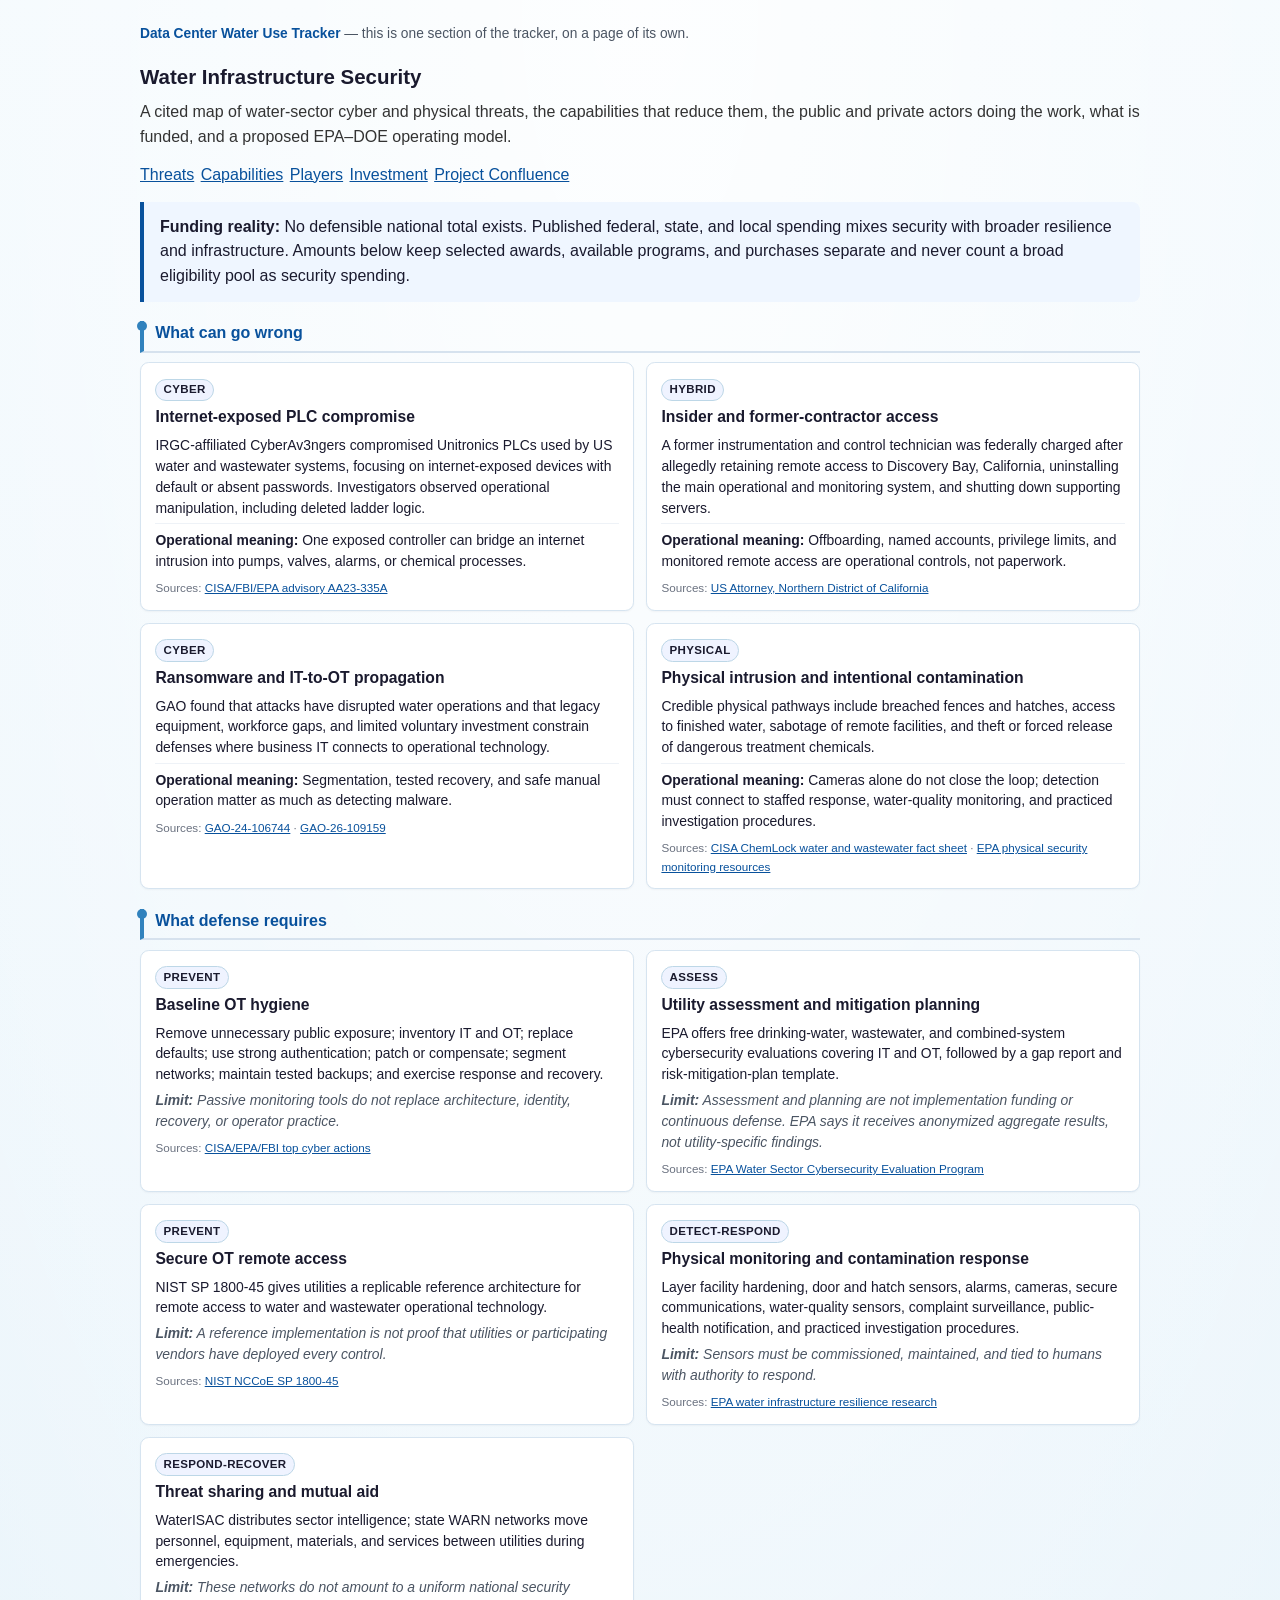
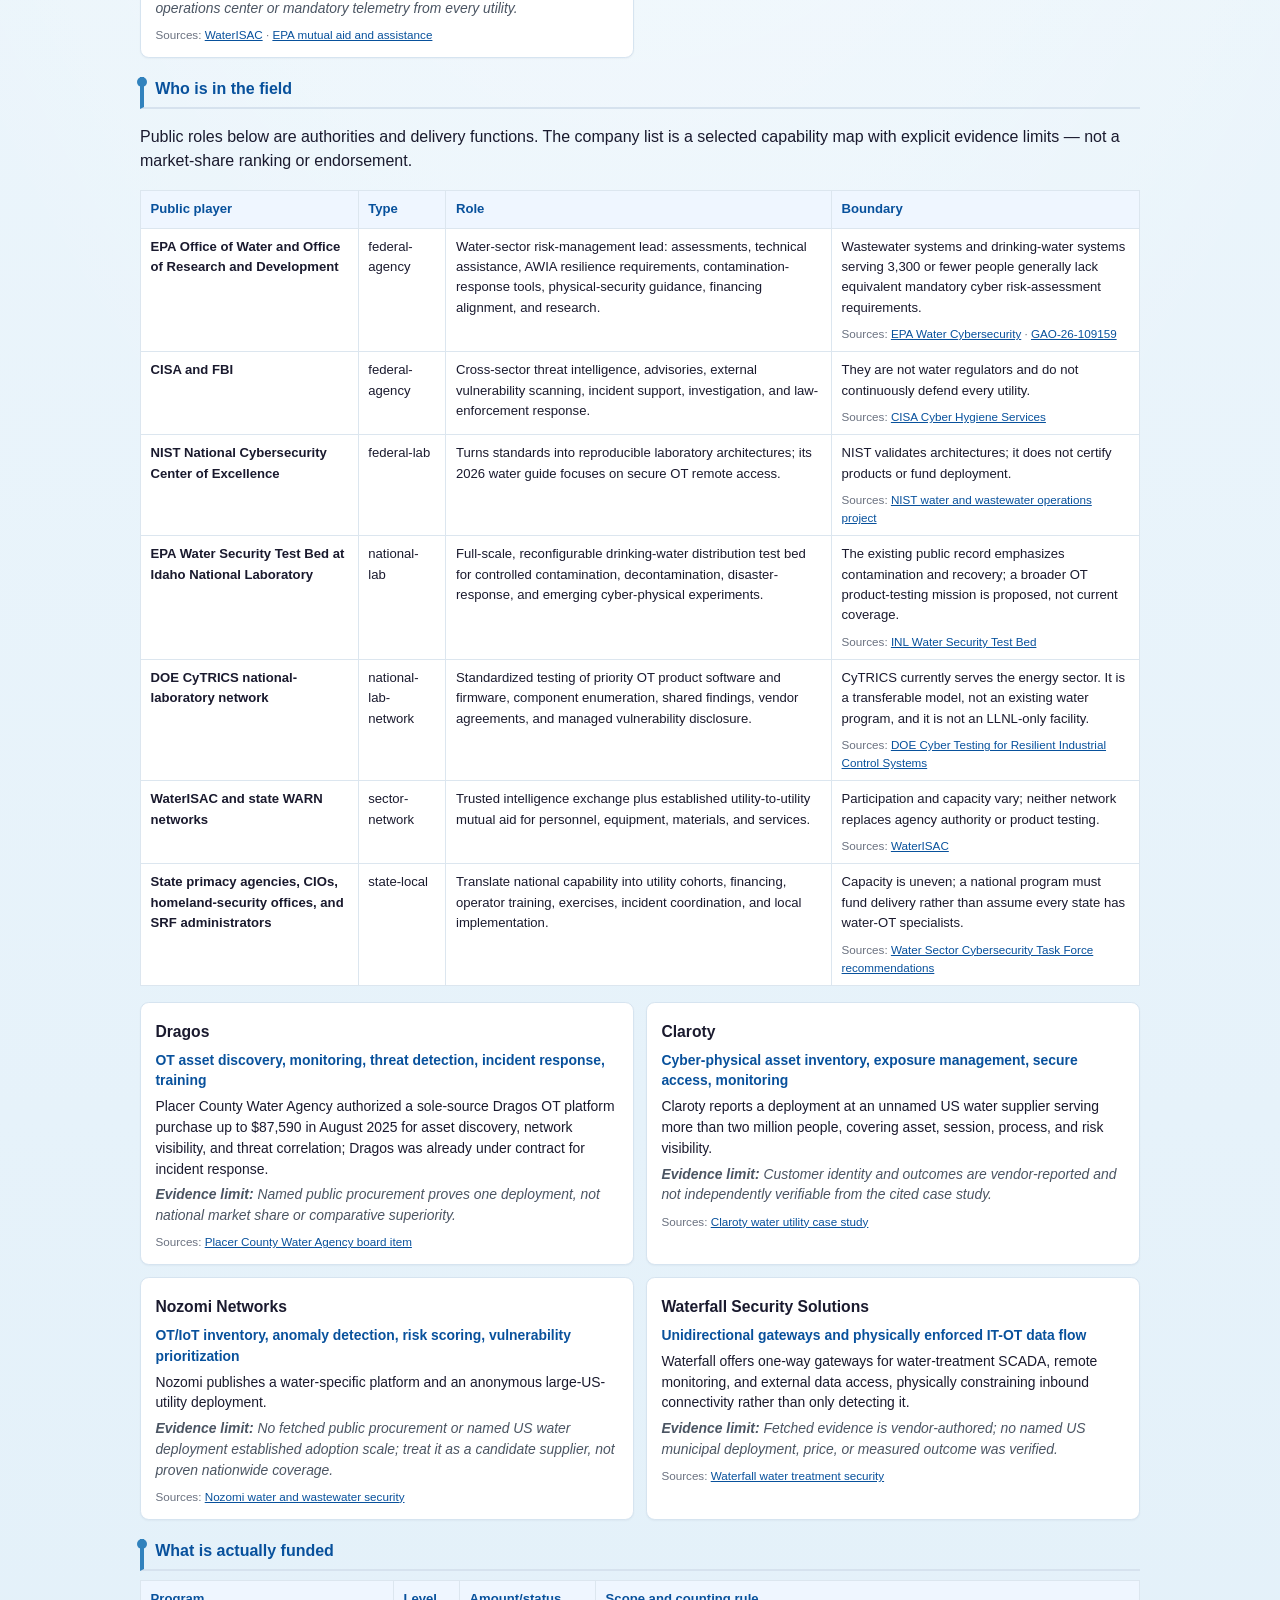
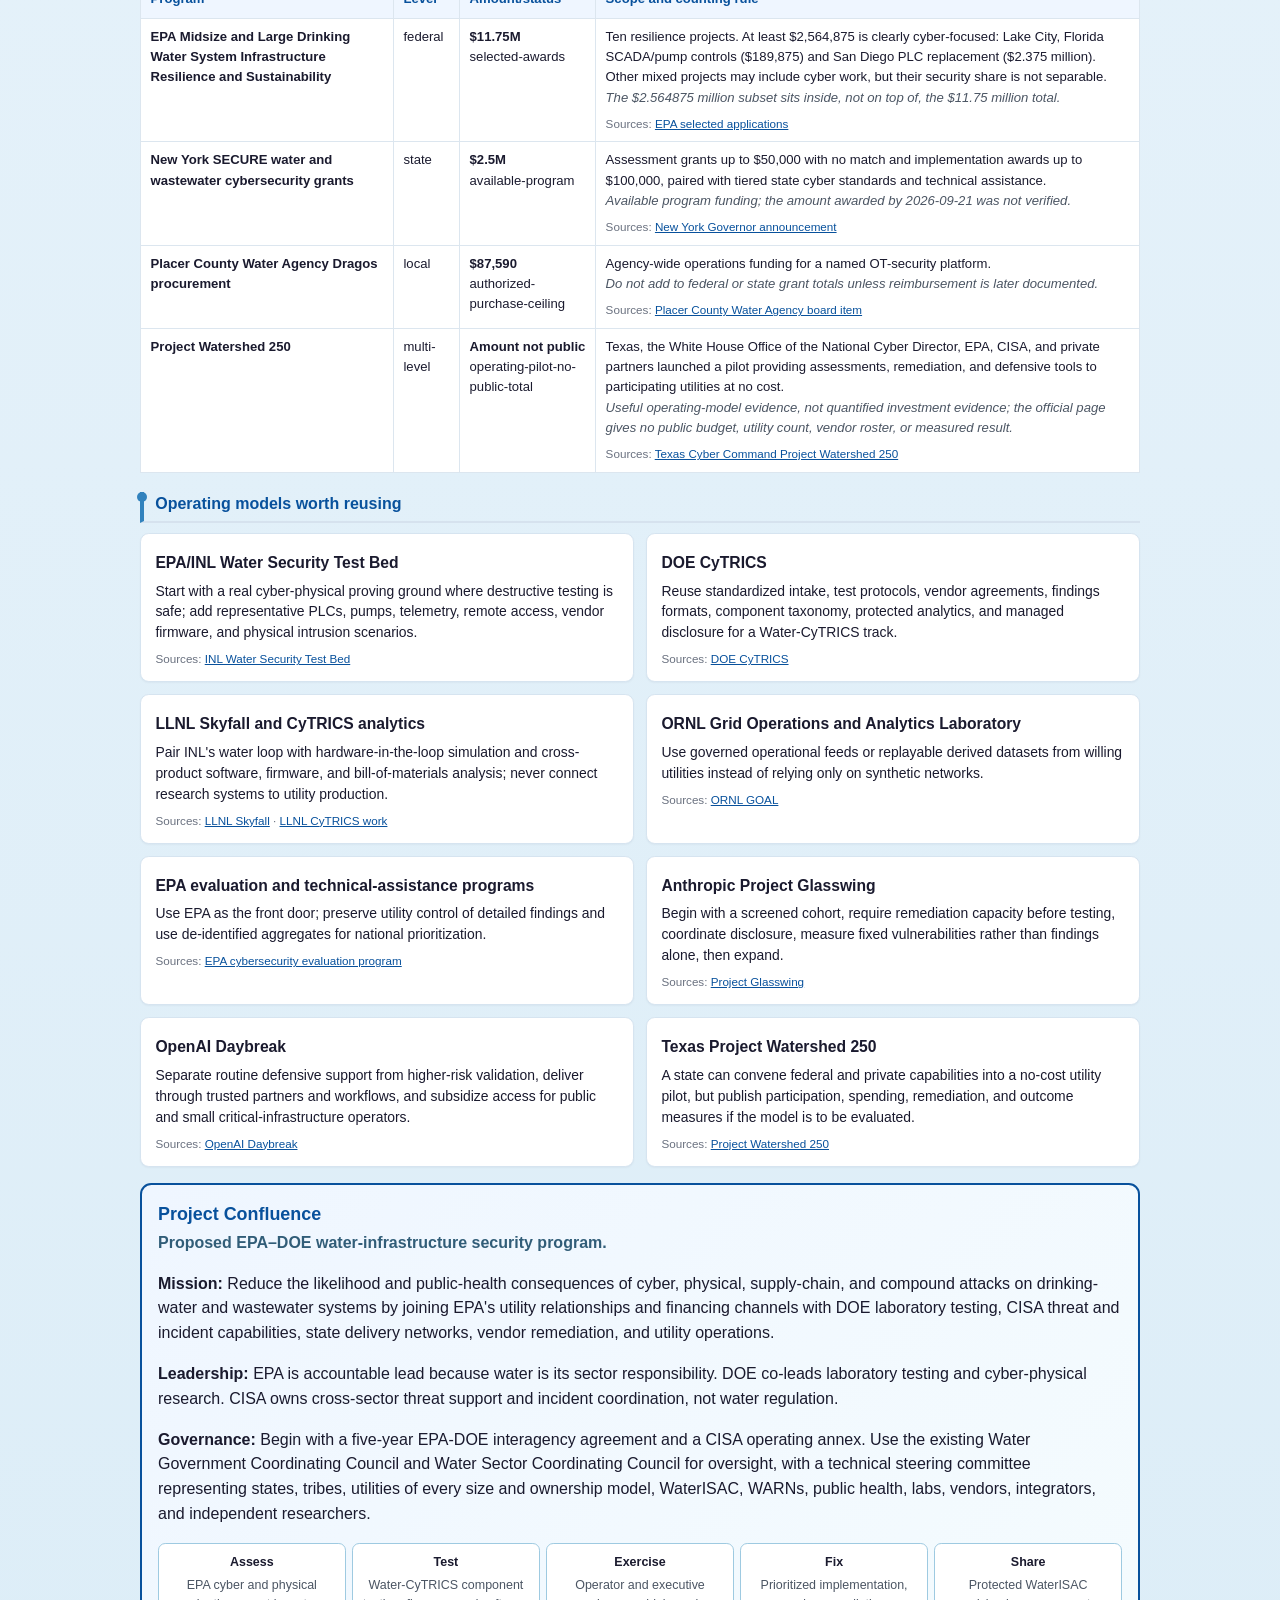
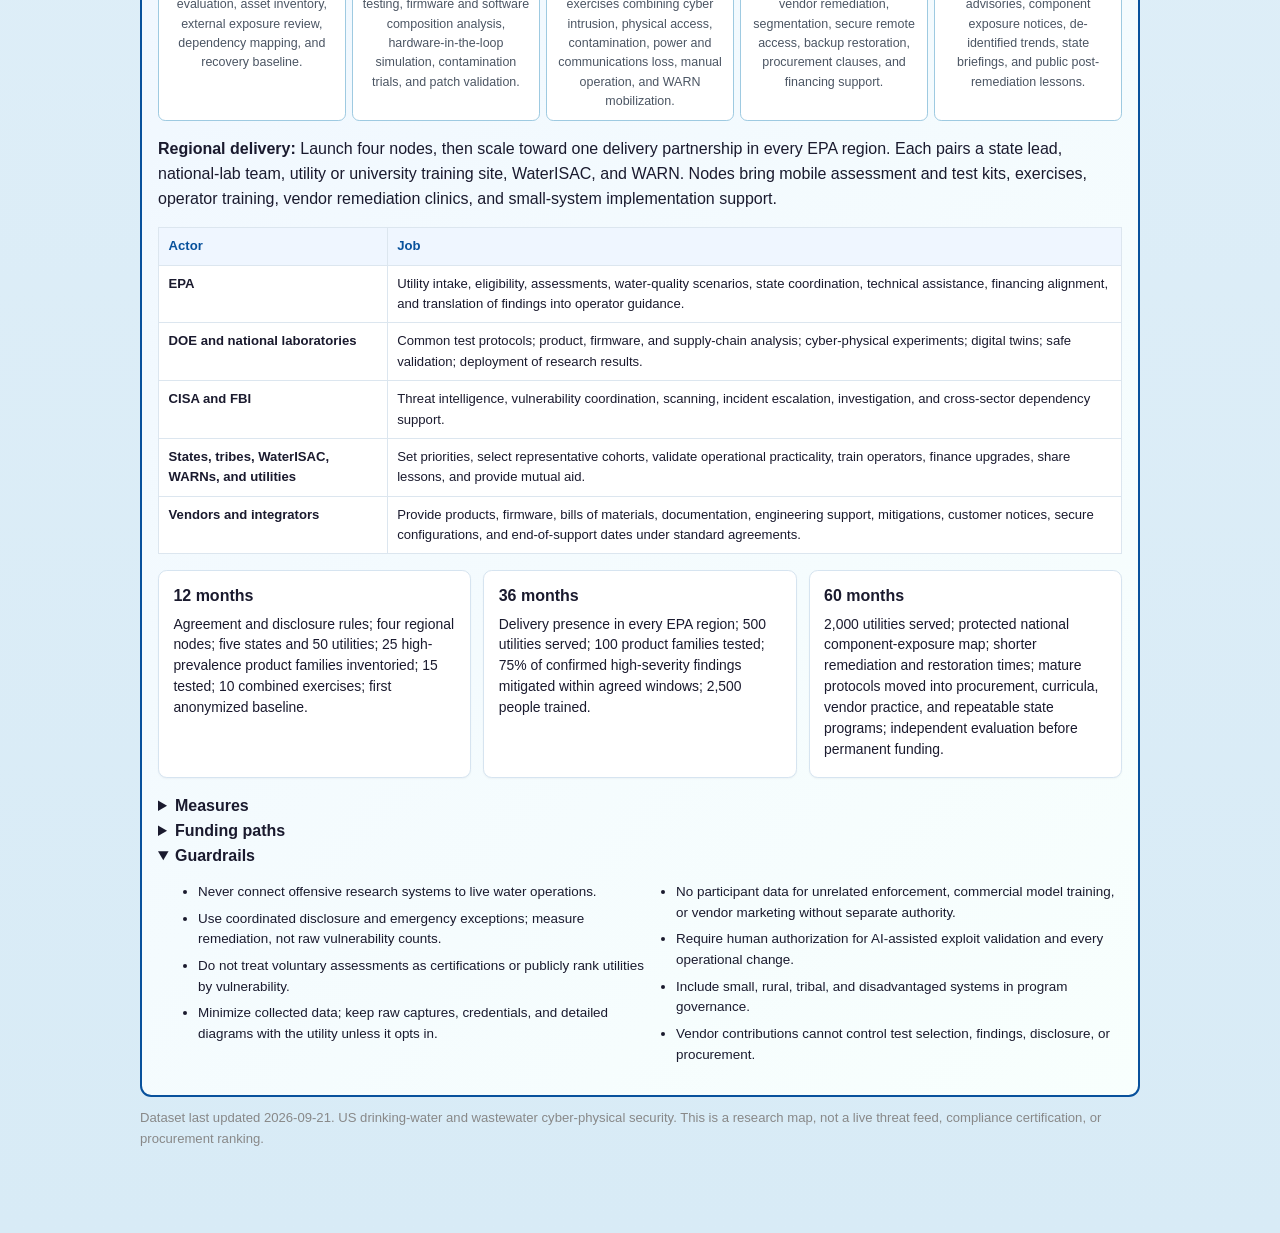
<file: pages/tab-security.html>
<!doctype html>
<html lang="en">
<head>
<meta charset="utf-8">
<meta name="viewport" content="width=device-width, initial-scale=1">
<title>Security — Data Center Water Use Tracker</title>
<meta name="description" content="Tracking how US data centers draw, discharge, and disclose cooling water — permits, enforcement, statutes, and state and local policy, from public records.">
<link rel="stylesheet" href="site.css">
<script>document.documentElement.classList.add('js')</script>
<!-- No script: every Water Cases part (and any other sub-panel) shows at once. -->
<noscript><style>.subtabpanel[hidden]{display:block}</style></noscript>
<script src="site.js" defer></script>
</head>
<body>
<div class="wrap">
  <p class="tab-page-nav"><a href="index.html#panel-security">Data Center Water Use Tracker</a>
  — this is one section of the tracker, on a page of its own.</p>
  <div class="tabpanel" id="panel-security" role="tabpanel">
<section class="panel">
  <h2>Water Infrastructure Security</h2>
  <p class="lead">A cited map of water-sector cyber and physical threats, the capabilities that reduce them, the public and private actors doing the work, what is funded, and a proposed EPA–DOE operating model.</p>

<div class="water-security" id="water-security">
  <style>
  .water-security{color:#1a1a2e}
  .water-security .jumpnav{display:flex;flex-wrap:wrap;gap:.4rem;margin:.5rem 0 .9rem}
  .water-security .src-note{color:#888;font-size:.82rem;margin-top:.6rem}
  .security-callout{border-left:4px solid #08519c;background:#eff6ff;padding:.8rem 1rem;border-radius:0 .5rem .5rem 0;margin:.7rem 0 1rem}
  .security-grid{display:grid;grid-template-columns:repeat(2,minmax(0,1fr));gap:.75rem;margin:.6rem 0 1rem}
  .security-grid-3{grid-template-columns:repeat(3,minmax(0,1fr))}
  .security-card,.security-milestone{border:1px solid #d6e4f0;border-radius:.55rem;background:#fff;padding:.8rem .9rem;box-shadow:0 1px 2px rgba(15,23,42,.04)}
  .security-card h4{margin:.25rem 0 .35rem;font-size:.98rem}
  .security-card p,.security-milestone p{margin:.3rem 0;font-size:.87rem;line-height:1.5}
  .security-pill{display:inline-block;border-radius:999px;background:#eff3ff;border:1px solid #bdd7e7;padding:.08rem .45rem;font-size:.72rem;font-weight:700;text-transform:uppercase;letter-spacing:.03em}
  .security-why{border-top:1px solid #eef2f7;padding-top:.35rem} .security-limit{color:#4b5563;font-style:italic} .security-kicker{font-weight:600;color:#08519c}
  .security-sources{font-size:.73rem;color:#6b7280;margin-top:.45rem;overflow-wrap:anywhere} .security-sources a{color:#08519c}
  .security-table-wrap{overflow-x:auto;margin:.6rem 0 1rem} .security-table{width:100%;border-collapse:collapse;font-size:.82rem;background:#fff}
  .security-table th,.security-table td{border:1px solid #dce6ef;padding:.5rem .6rem;text-align:left;vertical-align:top} .security-table thead th{background:#eff6ff;color:#08519c}
  .confluence{border:2px solid #08519c;border-radius:.7rem;background:linear-gradient(135deg,#eff6ff,#f8fffd);padding:1rem;margin:.7rem 0}
  .confluence h3{margin:0 0 .15rem;color:#08519c} .confluence-tagline{font-weight:600;color:#315d78;margin:.1rem 0 .7rem}
  .security-loop{display:grid;grid-template-columns:repeat(5,minmax(0,1fr));gap:.4rem;list-style:none;padding:0;margin:.8rem 0}
  .security-loop li{position:relative;background:#fff;border:1px solid #9ecae1;border-radius:.45rem;padding:.55rem;text-align:center;font-size:.78rem}
  .security-loop strong,.security-loop span{display:block} .security-loop span{margin-top:.25rem;color:#4b5563}
  .security-list{columns:2;column-gap:2rem;font-size:.84rem} .security-list li{break-inside:avoid;margin-bottom:.35rem}
  @media (max-width:800px){.security-grid,.security-grid-3{grid-template-columns:1fr}.security-loop{grid-template-columns:1fr}.security-list{columns:1}}
  </style>
  <nav class="jumpnav" aria-label="Water security sections">
    <a href="#security-threats">Threats</a><a href="#security-capabilities">Capabilities</a>
    <a href="#security-players">Players</a><a href="#security-investment">Investment</a>
    <a href="#security-confluence">Project Confluence</a>
  </nav>
  <div class="security-callout"><strong>Funding reality:</strong> No defensible national total exists. Published federal, state, and local spending mixes security with broader resilience and infrastructure. Amounts below keep selected awards, available programs, and purchases separate and never count a broad eligibility pool as security spending.</div>
  <h3 class="solution-cat-header" id="security-threats">What can go wrong</h3>
  <div class="security-grid"><article class="security-card" id="security-internet-exposed-plcs"><span class="security-pill">cyber</span><h4>Internet-exposed PLC compromise</h4><p>IRGC-affiliated CyberAv3ngers compromised Unitronics PLCs used by US water and wastewater systems, focusing on internet-exposed devices with default or absent passwords. Investigators observed operational manipulation, including deleted ladder logic.</p><p class="security-why"><strong>Operational meaning:</strong> One exposed controller can bridge an internet intrusion into pumps, valves, alarms, or chemical processes.</p><div class="security-sources">Sources: <a href="https://www.cisa.gov/news-events/cybersecurity-advisories/aa23-335a" target="_blank" rel="noopener">CISA/FBI/EPA advisory AA23-335A</a></div></article><article class="security-card" id="security-insider-remote-access"><span class="security-pill">hybrid</span><h4>Insider and former-contractor access</h4><p>A former instrumentation and control technician was federally charged after allegedly retaining remote access to Discovery Bay, California, uninstalling the main operational and monitoring system, and shutting down supporting servers.</p><p class="security-why"><strong>Operational meaning:</strong> Offboarding, named accounts, privilege limits, and monitored remote access are operational controls, not paperwork.</p><div class="security-sources">Sources: <a href="https://www.justice.gov/usao-ndca/pr/tracy-resident-charged-computer-attack-discovery-bay-water-treatment-facility" target="_blank" rel="noopener">US Attorney, Northern District of California</a></div></article><article class="security-card" id="security-ransomware-it-ot"><span class="security-pill">cyber</span><h4>Ransomware and IT-to-OT propagation</h4><p>GAO found that attacks have disrupted water operations and that legacy equipment, workforce gaps, and limited voluntary investment constrain defenses where business IT connects to operational technology.</p><p class="security-why"><strong>Operational meaning:</strong> Segmentation, tested recovery, and safe manual operation matter as much as detecting malware.</p><div class="security-sources">Sources: <a href="https://www.gao.gov/products/gao-24-106744" target="_blank" rel="noopener">GAO-24-106744</a> · <a href="https://www.gao.gov/products/gao-26-109159" target="_blank" rel="noopener">GAO-26-109159</a></div></article><article class="security-card" id="security-physical-contamination"><span class="security-pill">physical</span><h4>Physical intrusion and intentional contamination</h4><p>Credible physical pathways include breached fences and hatches, access to finished water, sabotage of remote facilities, and theft or forced release of dangerous treatment chemicals.</p><p class="security-why"><strong>Operational meaning:</strong> Cameras alone do not close the loop; detection must connect to staffed response, water-quality monitoring, and practiced investigation procedures.</p><div class="security-sources">Sources: <a href="https://www.cisa.gov/sites/default/files/2024-03/fs-chemlock-water-wastewater-508.pdf" target="_blank" rel="noopener">CISA ChemLock water and wastewater fact sheet</a> · <a href="https://www.epa.gov/waterresilience/resources-design-and-implement-physical-security-monitoring-surveillance-and" target="_blank" rel="noopener">EPA physical security monitoring resources</a></div></article></div>
  <h3 class="solution-cat-header" id="security-capabilities">What defense requires</h3>
  <div class="security-grid"><article class="security-card" id="security-baseline-ot-hygiene"><span class="security-pill">prevent</span><h4>Baseline OT hygiene</h4><p>Remove unnecessary public exposure; inventory IT and OT; replace defaults; use strong authentication; patch or compensate; segment networks; maintain tested backups; and exercise response and recovery.</p><p class="security-limit"><strong>Limit:</strong> Passive monitoring tools do not replace architecture, identity, recovery, or operator practice.</p><div class="security-sources">Sources: <a href="https://www.cisa.gov/news-events/alerts/2024/02/21/cisa-epa-and-fbi-release-top-cyber-actions-securing-water-systems" target="_blank" rel="noopener">CISA/EPA/FBI top cyber actions</a></div></article><article class="security-card" id="security-assess-and-plan"><span class="security-pill">assess</span><h4>Utility assessment and mitigation planning</h4><p>EPA offers free drinking-water, wastewater, and combined-system cybersecurity evaluations covering IT and OT, followed by a gap report and risk-mitigation-plan template.</p><p class="security-limit"><strong>Limit:</strong> Assessment and planning are not implementation funding or continuous defense. EPA says it receives anonymized aggregate results, not utility-specific findings.</p><div class="security-sources">Sources: <a href="https://www.epa.gov/cyberwater/forms/epas-water-sector-cybersecurity-evaluation-program" target="_blank" rel="noopener">EPA Water Sector Cybersecurity Evaluation Program</a></div></article><article class="security-card" id="security-secure-remote-access"><span class="security-pill">prevent</span><h4>Secure OT remote access</h4><p>NIST SP 1800-45 gives utilities a replicable reference architecture for remote access to water and wastewater operational technology.</p><p class="security-limit"><strong>Limit:</strong> A reference implementation is not proof that utilities or participating vendors have deployed every control.</p><div class="security-sources">Sources: <a href="https://www.nccoe.nist.gov/publications/practice-guide/cybersecurity-water-and-wastewater-sector-build-architecture-nist-sp" target="_blank" rel="noopener">NIST NCCoE SP 1800-45</a></div></article><article class="security-card" id="security-physical-monitoring-response"><span class="security-pill">detect-respond</span><h4>Physical monitoring and contamination response</h4><p>Layer facility hardening, door and hatch sensors, alarms, cameras, secure communications, water-quality sensors, complaint surveillance, public-health notification, and practiced investigation procedures.</p><p class="security-limit"><strong>Limit:</strong> Sensors must be commissioned, maintained, and tied to humans with authority to respond.</p><div class="security-sources">Sources: <a href="https://www.epa.gov/emergency-response-research/water-infrastructure-resilience" target="_blank" rel="noopener">EPA water infrastructure resilience research</a></div></article><article class="security-card" id="security-trusted-sharing-mutual-aid"><span class="security-pill">respond-recover</span><h4>Threat sharing and mutual aid</h4><p>WaterISAC distributes sector intelligence; state WARN networks move personnel, equipment, materials, and services between utilities during emergencies.</p><p class="security-limit"><strong>Limit:</strong> These networks do not amount to a uniform national security operations center or mandatory telemetry from every utility.</p><div class="security-sources">Sources: <a href="https://www.waterisac.org/about-us" target="_blank" rel="noopener">WaterISAC</a> · <a href="https://www.epa.gov/waterutilityresponse/mutual-aid-and-assistance-drinking-water-and-wastewater-utilities" target="_blank" rel="noopener">EPA mutual aid and assistance</a></div></article></div>
  <h3 class="solution-cat-header" id="security-players">Who is in the field</h3>
  <p>Public roles below are authorities and delivery functions. The company list is a selected capability map with explicit evidence limits — not a market-share ranking or endorsement.</p>
  <div class="table-wrap security-table-wrap"><table class="security-table"><thead><tr><th>Public player</th><th>Type</th><th>Role</th><th>Boundary</th></tr></thead><tbody><tr id="security-epa-water-security"><th scope="row">EPA Office of Water and Office of Research and Development</th><td>federal-agency</td><td>Water-sector risk-management lead: assessments, technical assistance, AWIA resilience requirements, contamination-response tools, physical-security guidance, financing alignment, and research.</td><td>Wastewater systems and drinking-water systems serving 3,300 or fewer people generally lack equivalent mandatory cyber risk-assessment requirements.<div class="security-sources">Sources: <a href="https://www.epa.gov/cyberwater" target="_blank" rel="noopener">EPA Water Cybersecurity</a> · <a href="https://www.gao.gov/products/gao-26-109159" target="_blank" rel="noopener">GAO-26-109159</a></div></td></tr><tr id="security-cisa-fbi"><th scope="row">CISA and FBI</th><td>federal-agency</td><td>Cross-sector threat intelligence, advisories, external vulnerability scanning, incident support, investigation, and law-enforcement response.</td><td>They are not water regulators and do not continuously defend every utility.<div class="security-sources">Sources: <a href="https://www.cisa.gov/cyber-hygiene-services" target="_blank" rel="noopener">CISA Cyber Hygiene Services</a></div></td></tr><tr id="security-nist-nccoe"><th scope="row">NIST National Cybersecurity Center of Excellence</th><td>federal-lab</td><td>Turns standards into reproducible laboratory architectures; its 2026 water guide focuses on secure OT remote access.</td><td>NIST validates architectures; it does not certify products or fund deployment.<div class="security-sources">Sources: <a href="https://www.nist.gov/news-events/news/2024/04/nist-begins-cybersecurity-project-water-and-wastewater-operations" target="_blank" rel="noopener">NIST water and wastewater operations project</a></div></td></tr><tr id="security-inl-wstb"><th scope="row">EPA Water Security Test Bed at Idaho National Laboratory</th><td>national-lab</td><td>Full-scale, reconfigurable drinking-water distribution test bed for controlled contamination, decontamination, disaster-response, and emerging cyber-physical experiments.</td><td>The existing public record emphasizes contamination and recovery; a broader OT product-testing mission is proposed, not current coverage.<div class="security-sources">Sources: <a href="https://inl.gov/content/uploads/2023/07/Water-Security-Test-Bed.pdf" target="_blank" rel="noopener">INL Water Security Test Bed</a></div></td></tr><tr id="security-doe-cytrics"><th scope="row">DOE CyTRICS national-laboratory network</th><td>national-lab-network</td><td>Standardized testing of priority OT product software and firmware, component enumeration, shared findings, vendor agreements, and managed vulnerability disclosure.</td><td>CyTRICS currently serves the energy sector. It is a transferable model, not an existing water program, and it is not an LLNL-only facility.<div class="security-sources">Sources: <a href="https://www.energy.gov/ceser/cybersecurity-testing-resilient-industrial-control-systems" target="_blank" rel="noopener">DOE Cyber Testing for Resilient Industrial Control Systems</a></div></td></tr><tr id="security-waterisac-warn"><th scope="row">WaterISAC and state WARN networks</th><td>sector-network</td><td>Trusted intelligence exchange plus established utility-to-utility mutual aid for personnel, equipment, materials, and services.</td><td>Participation and capacity vary; neither network replaces agency authority or product testing.<div class="security-sources">Sources: <a href="https://www.waterisac.org/about-us" target="_blank" rel="noopener">WaterISAC</a></div></td></tr><tr id="security-state-regional-delivery"><th scope="row">State primacy agencies, CIOs, homeland-security offices, and SRF administrators</th><td>state-local</td><td>Translate national capability into utility cohorts, financing, operator training, exercises, incident coordination, and local implementation.</td><td>Capacity is uneven; a national program must fund delivery rather than assume every state has water-OT specialists.<div class="security-sources">Sources: <a href="https://www.epa.gov/system/files/documents/2025-08/water-cybersecurity-recommendations_water-sector-cybersecurity-task-force_apr25-072525.pdf" target="_blank" rel="noopener">Water Sector Cybersecurity Task Force recommendations</a></div></td></tr></tbody></table></div>
  <div class="security-grid"><article class="security-card" id="security-dragos"><h4>Dragos</h4><p class="security-kicker">OT asset discovery, monitoring, threat detection, incident response, training</p><p>Placer County Water Agency authorized a sole-source Dragos OT platform purchase up to $87,590 in August 2025 for asset discovery, network visibility, and threat correlation; Dragos was already under contract for incident response.</p><p class="security-limit"><strong>Evidence limit:</strong> Named public procurement proves one deployment, not national market share or comparative superiority.</p><div class="security-sources">Sources: <a href="https://d3n9y02raazwpg.cloudfront.net/pcwa/7d82895a-2384-11ef-81ef-005056a89546-c49fde75-8254-43c9-976f-b50af100c536-1755190106.pdf" target="_blank" rel="noopener">Placer County Water Agency board item</a></div></article><article class="security-card" id="security-claroty"><h4>Claroty</h4><p class="security-kicker">Cyber-physical asset inventory, exposure management, secure access, monitoring</p><p>Claroty reports a deployment at an unnamed US water supplier serving more than two million people, covering asset, session, process, and risk visibility.</p><p class="security-limit"><strong>Evidence limit:</strong> Customer identity and outcomes are vendor-reported and not independently verifiable from the cited case study.</p><div class="security-sources">Sources: <a href="https://www.claroty.com/resources/case-studies/water-utilities" target="_blank" rel="noopener">Claroty water utility case study</a></div></article><article class="security-card" id="security-nozomi-networks"><h4>Nozomi Networks</h4><p class="security-kicker">OT/IoT inventory, anomaly detection, risk scoring, vulnerability prioritization</p><p>Nozomi publishes a water-specific platform and an anonymous large-US-utility deployment.</p><p class="security-limit"><strong>Evidence limit:</strong> No fetched public procurement or named US water deployment established adoption scale; treat it as a candidate supplier, not proven nationwide coverage.</p><div class="security-sources">Sources: <a href="https://www.nozominetworks.com/industries/water-wastewater-cybersecurity" target="_blank" rel="noopener">Nozomi water and wastewater security</a></div></article><article class="security-card" id="security-waterfall-security"><h4>Waterfall Security Solutions</h4><p class="security-kicker">Unidirectional gateways and physically enforced IT-OT data flow</p><p>Waterfall offers one-way gateways for water-treatment SCADA, remote monitoring, and external data access, physically constraining inbound connectivity rather than only detecting it.</p><p class="security-limit"><strong>Evidence limit:</strong> Fetched evidence is vendor-authored; no named US municipal deployment, price, or measured outcome was verified.</p><div class="security-sources">Sources: <a href="https://waterfall-security.com/solutions/by-industry/water-treatment/" target="_blank" rel="noopener">Waterfall water treatment security</a></div></article></div>
  <h3 class="solution-cat-header" id="security-investment">What is actually funded</h3>
  <div class="table-wrap security-table-wrap"><table class="security-table"><thead><tr><th>Program</th><th>Level</th><th>Amount/status</th><th>Scope and counting rule</th></tr></thead><tbody><tr id="security-epa-fy2025-resilience-selections"><th scope="row">EPA Midsize and Large Drinking Water System Infrastructure Resilience and Sustainability</th><td>federal</td><td><strong>$11.75M</strong><br>selected-awards</td><td>Ten resilience projects. At least $2,564,875 is clearly cyber-focused: Lake City, Florida SCADA/pump controls ($189,875) and San Diego PLC replacement ($2.375 million). Other mixed projects may include cyber work, but their security share is not separable.<br><span class="security-limit">The $2.564875 million subset sits inside, not on top of, the $11.75 million total.</span><div class="security-sources">Sources: <a href="https://www.epa.gov/dwcapacity/midsize-and-large-drinking-water-system-infrastructure-resilience-and-sustainability" target="_blank" rel="noopener">EPA selected applications</a></div></td></tr><tr id="security-ny-secure-2026"><th scope="row">New York SECURE water and wastewater cybersecurity grants</th><td>state</td><td><strong>$2.5M</strong><br>available-program</td><td>Assessment grants up to $50,000 with no match and implementation awards up to $100,000, paired with tiered state cyber standards and technical assistance.<br><span class="security-limit">Available program funding; the amount awarded by 2026-09-21 was not verified.</span><div class="security-sources">Sources: <a href="https://www.governor.ny.gov/news/governor-hochul-announces-first-nation-cybersecurity-regulations-and-grants-protect-new-york" target="_blank" rel="noopener">New York Governor announcement</a></div></td></tr><tr id="security-pcwa-dragos-2025"><th scope="row">Placer County Water Agency Dragos procurement</th><td>local</td><td><strong>$87,590</strong><br>authorized-purchase-ceiling</td><td>Agency-wide operations funding for a named OT-security platform.<br><span class="security-limit">Do not add to federal or state grant totals unless reimbursement is later documented.</span><div class="security-sources">Sources: <a href="https://d3n9y02raazwpg.cloudfront.net/pcwa/7d82895a-2384-11ef-81ef-005056a89546-c49fde75-8254-43c9-976f-b50af100c536-1755190106.pdf" target="_blank" rel="noopener">Placer County Water Agency board item</a></div></td></tr><tr id="security-watershed-250-2026"><th scope="row">Project Watershed 250</th><td>multi-level</td><td><strong>Amount not public</strong><br>operating-pilot-no-public-total</td><td>Texas, the White House Office of the National Cyber Director, EPA, CISA, and private partners launched a pilot providing assessments, remediation, and defensive tools to participating utilities at no cost.<br><span class="security-limit">Useful operating-model evidence, not quantified investment evidence; the official page gives no public budget, utility count, vendor roster, or measured result.</span><div class="security-sources">Sources: <a href="https://www.txcc.texas.gov/project-watershed-250" target="_blank" rel="noopener">Texas Cyber Command Project Watershed 250</a></div></td></tr></tbody></table></div>
  <h3 class="solution-cat-header">Operating models worth reusing</h3>
  <div class="security-grid"><article class="security-card" id="security-precedent-wstb"><h4>EPA/INL Water Security Test Bed</h4><p>Start with a real cyber-physical proving ground where destructive testing is safe; add representative PLCs, pumps, telemetry, remote access, vendor firmware, and physical intrusion scenarios.</p><div class="security-sources">Sources: <a href="https://inl.gov/content/uploads/2023/07/Water-Security-Test-Bed.pdf" target="_blank" rel="noopener">INL Water Security Test Bed</a></div></article><article class="security-card" id="security-precedent-cytrics"><h4>DOE CyTRICS</h4><p>Reuse standardized intake, test protocols, vendor agreements, findings formats, component taxonomy, protected analytics, and managed disclosure for a Water-CyTRICS track.</p><div class="security-sources">Sources: <a href="https://www.energy.gov/ceser/cybersecurity-testing-resilient-industrial-control-systems" target="_blank" rel="noopener">DOE CyTRICS</a></div></article><article class="security-card" id="security-precedent-llnl-skyfall"><h4>LLNL Skyfall and CyTRICS analytics</h4><p>Pair INL&#x27;s water loop with hardware-in-the-loop simulation and cross-product software, firmware, and bill-of-materials analysis; never connect research systems to utility production.</p><div class="security-sources">Sources: <a href="https://www.llnl.gov/article/54361/big-ideas-lab-podcast-spotlights-how-skyfall-defends-power-grid-cyberattacks" target="_blank" rel="noopener">LLNL Skyfall</a> · <a href="https://gs.llnl.gov/cybersecurity/keeping-adversaries-out" target="_blank" rel="noopener">LLNL CyTRICS work</a></div></article><article class="security-card" id="security-precedent-ornl-goal"><h4>ORNL Grid Operations and Analytics Laboratory</h4><p>Use governed operational feeds or replayable derived datasets from willing utilities instead of relying only on synthetic networks.</p><div class="security-sources">Sources: <a href="https://www.ornl.gov/content/grid-operations-and-analytics-laboratory-goal" target="_blank" rel="noopener">ORNL GOAL</a></div></article><article class="security-card" id="security-precedent-epa-evaluation"><h4>EPA evaluation and technical-assistance programs</h4><p>Use EPA as the front door; preserve utility control of detailed findings and use de-identified aggregates for national prioritization.</p><div class="security-sources">Sources: <a href="https://www.epa.gov/cyberwater/forms/epas-water-sector-cybersecurity-evaluation-program" target="_blank" rel="noopener">EPA cybersecurity evaluation program</a></div></article><article class="security-card" id="security-precedent-glasswing"><h4>Anthropic Project Glasswing</h4><p>Begin with a screened cohort, require remediation capacity before testing, coordinate disclosure, measure fixed vulnerabilities rather than findings alone, then expand.</p><div class="security-sources">Sources: <a href="https://www.anthropic.com/glasswing" target="_blank" rel="noopener">Project Glasswing</a></div></article><article class="security-card" id="security-precedent-daybreak"><h4>OpenAI Daybreak</h4><p>Separate routine defensive support from higher-risk validation, deliver through trusted partners and workflows, and subsidize access for public and small critical-infrastructure operators.</p><div class="security-sources">Sources: <a href="https://openai.com/daybreak/" target="_blank" rel="noopener">OpenAI Daybreak</a></div></article><article class="security-card" id="security-precedent-watershed-250"><h4>Texas Project Watershed 250</h4><p>A state can convene federal and private capabilities into a no-cost utility pilot, but publish participation, spending, remediation, and outcome measures if the model is to be evaluated.</p><div class="security-sources">Sources: <a href="https://www.txcc.texas.gov/project-watershed-250" target="_blank" rel="noopener">Project Watershed 250</a></div></article></div>
  <section class="confluence" id="security-confluence">
    <h3>Project Confluence</h3>
    <p class="confluence-tagline">Proposed EPA–DOE water-infrastructure security program.</p>
    <p><strong>Mission:</strong> Reduce the likelihood and public-health consequences of cyber, physical, supply-chain, and compound attacks on drinking-water and wastewater systems by joining EPA&#x27;s utility relationships and financing channels with DOE laboratory testing, CISA threat and incident capabilities, state delivery networks, vendor remediation, and utility operations.</p>
    <p><strong>Leadership:</strong> EPA is accountable lead because water is its sector responsibility. DOE co-leads laboratory testing and cyber-physical research. CISA owns cross-sector threat support and incident coordination, not water regulation.</p>
    <p><strong>Governance:</strong> Begin with a five-year EPA-DOE interagency agreement and a CISA operating annex. Use the existing Water Government Coordinating Council and Water Sector Coordinating Council for oversight, with a technical steering committee representing states, tribes, utilities of every size and ownership model, WaterISAC, WARNs, public health, labs, vendors, integrators, and independent researchers.</p>
    <ol class="security-loop"><li><strong>Assess</strong><span>EPA cyber and physical evaluation, asset inventory, external exposure review, dependency mapping, and recovery baseline.</span></li><li><strong>Test</strong><span>Water-CyTRICS component testing, firmware and software composition analysis, hardware-in-the-loop simulation, contamination trials, and patch validation.</span></li><li><strong>Exercise</strong><span>Operator and executive exercises combining cyber intrusion, physical access, contamination, power and communications loss, manual operation, and WARN mobilization.</span></li><li><strong>Fix</strong><span>Prioritized implementation, vendor remediation, segmentation, secure remote access, backup restoration, procurement clauses, and financing support.</span></li><li><strong>Share</strong><span>Protected WaterISAC advisories, component exposure notices, de-identified trends, state briefings, and public post-remediation lessons.</span></li></ol>
    <p><strong>Regional delivery:</strong> Launch four nodes, then scale toward one delivery partnership in every EPA region. Each pairs a state lead, national-lab team, utility or university training site, WaterISAC, and WARN. Nodes bring mobile assessment and test kits, exercises, operator training, vendor remediation clinics, and small-system implementation support.</p>
    <div class="table-wrap security-table-wrap"><table class="security-table"><thead><tr><th>Actor</th><th>Job</th></tr></thead><tbody><tr><th scope="row">EPA</th><td>Utility intake, eligibility, assessments, water-quality scenarios, state coordination, technical assistance, financing alignment, and translation of findings into operator guidance.</td></tr><tr><th scope="row">DOE and national laboratories</th><td>Common test protocols; product, firmware, and supply-chain analysis; cyber-physical experiments; digital twins; safe validation; deployment of research results.</td></tr><tr><th scope="row">CISA and FBI</th><td>Threat intelligence, vulnerability coordination, scanning, incident escalation, investigation, and cross-sector dependency support.</td></tr><tr><th scope="row">States, tribes, WaterISAC, WARNs, and utilities</th><td>Set priorities, select representative cohorts, validate operational practicality, train operators, finance upgrades, share lessons, and provide mutual aid.</td></tr><tr><th scope="row">Vendors and integrators</th><td>Provide products, firmware, bills of materials, documentation, engineering support, mitigations, customer notices, secure configurations, and end-of-support dates under standard agreements.</td></tr></tbody></table></div>
    <div class="security-grid security-grid-3"><article class="security-milestone"><strong>12 months</strong><p>Agreement and disclosure rules; four regional nodes; five states and 50 utilities; 25 high-prevalence product families inventoried; 15 tested; 10 combined exercises; first anonymized baseline.</p></article><article class="security-milestone"><strong>36 months</strong><p>Delivery presence in every EPA region; 500 utilities served; 100 product families tested; 75% of confirmed high-severity findings mitigated within agreed windows; 2,500 people trained.</p></article><article class="security-milestone"><strong>60 months</strong><p>2,000 utilities served; protected national component-exposure map; shorter remediation and restoration times; mature protocols moved into procurement, curricula, vendor practice, and repeatable state programs; independent evaluation before permanent funding.</p></article></div>
    <details><summary><strong>Measures</strong></summary><ul class="security-list"><li>Days from validated finding to vendor mitigation</li><li>Days from advisory to utility mitigation or compensating control</li><li>Critical OT inventory completeness</li><li>Removal of internet-exposed administration and default credentials</li><li>Tested backup restoration and safe manual-operation capability</li><li>Exercise time to detect, isolate, communicate, and restore</li><li>Product-family coverage and market prevalence</li><li>Repeat component exposures found across utilities</li><li>Small, rural, tribal, and disadvantaged-system participation</li><li>Reduction in repeat assessment findings</li></ul></details>
    <details><summary><strong>Funding paths</strong></summary><ul class="security-list"><li>Dedicated EPA-DOE appropriation for laboratories, regional delivery, mobile equipment, small-system support, and independent evaluation.</li><li>DWSRF/CWSRF and set-asides for eligible assessments, technical assistance, equipment, workforce, and resilience upgrades; these are eligibility paths, not security-only totals.</li><li>CISA state/local cyber grants where ownership and eligibility rules permit.</li><li>DOE CESER and laboratory research funding for reusable testing, analytics, and technology transition.</li><li>State/local appropriations, rates, bonds, and capital plans for sustained field implementation.</li><li>Vendor or philanthropic equipment and engineering support with strict conflict controls.</li></ul></details>
    <details open><summary><strong>Guardrails</strong></summary><ul class="security-list"><li>Never connect offensive research systems to live water operations.</li><li>Use coordinated disclosure and emergency exceptions; measure remediation, not raw vulnerability counts.</li><li>Do not treat voluntary assessments as certifications or publicly rank utilities by vulnerability.</li><li>Minimize collected data; keep raw captures, credentials, and detailed diagrams with the utility unless it opts in.</li><li>No participant data for unrelated enforcement, commercial model training, or vendor marketing without separate authority.</li><li>Require human authorization for AI-assisted exploit validation and every operational change.</li><li>Include small, rural, tribal, and disadvantaged systems in program governance.</li><li>Vendor contributions cannot control test selection, findings, disclosure, or procurement.</li></ul></details>
  </section>
  <p class="src-note">Dataset last updated 2026-09-21. US drinking-water and wastewater cyber-physical security. This is a research map, not a live threat feed, compliance certification, or procurement ranking.</p>
</div>

</section>
</div>
</div>
</body>
</html>
</file>
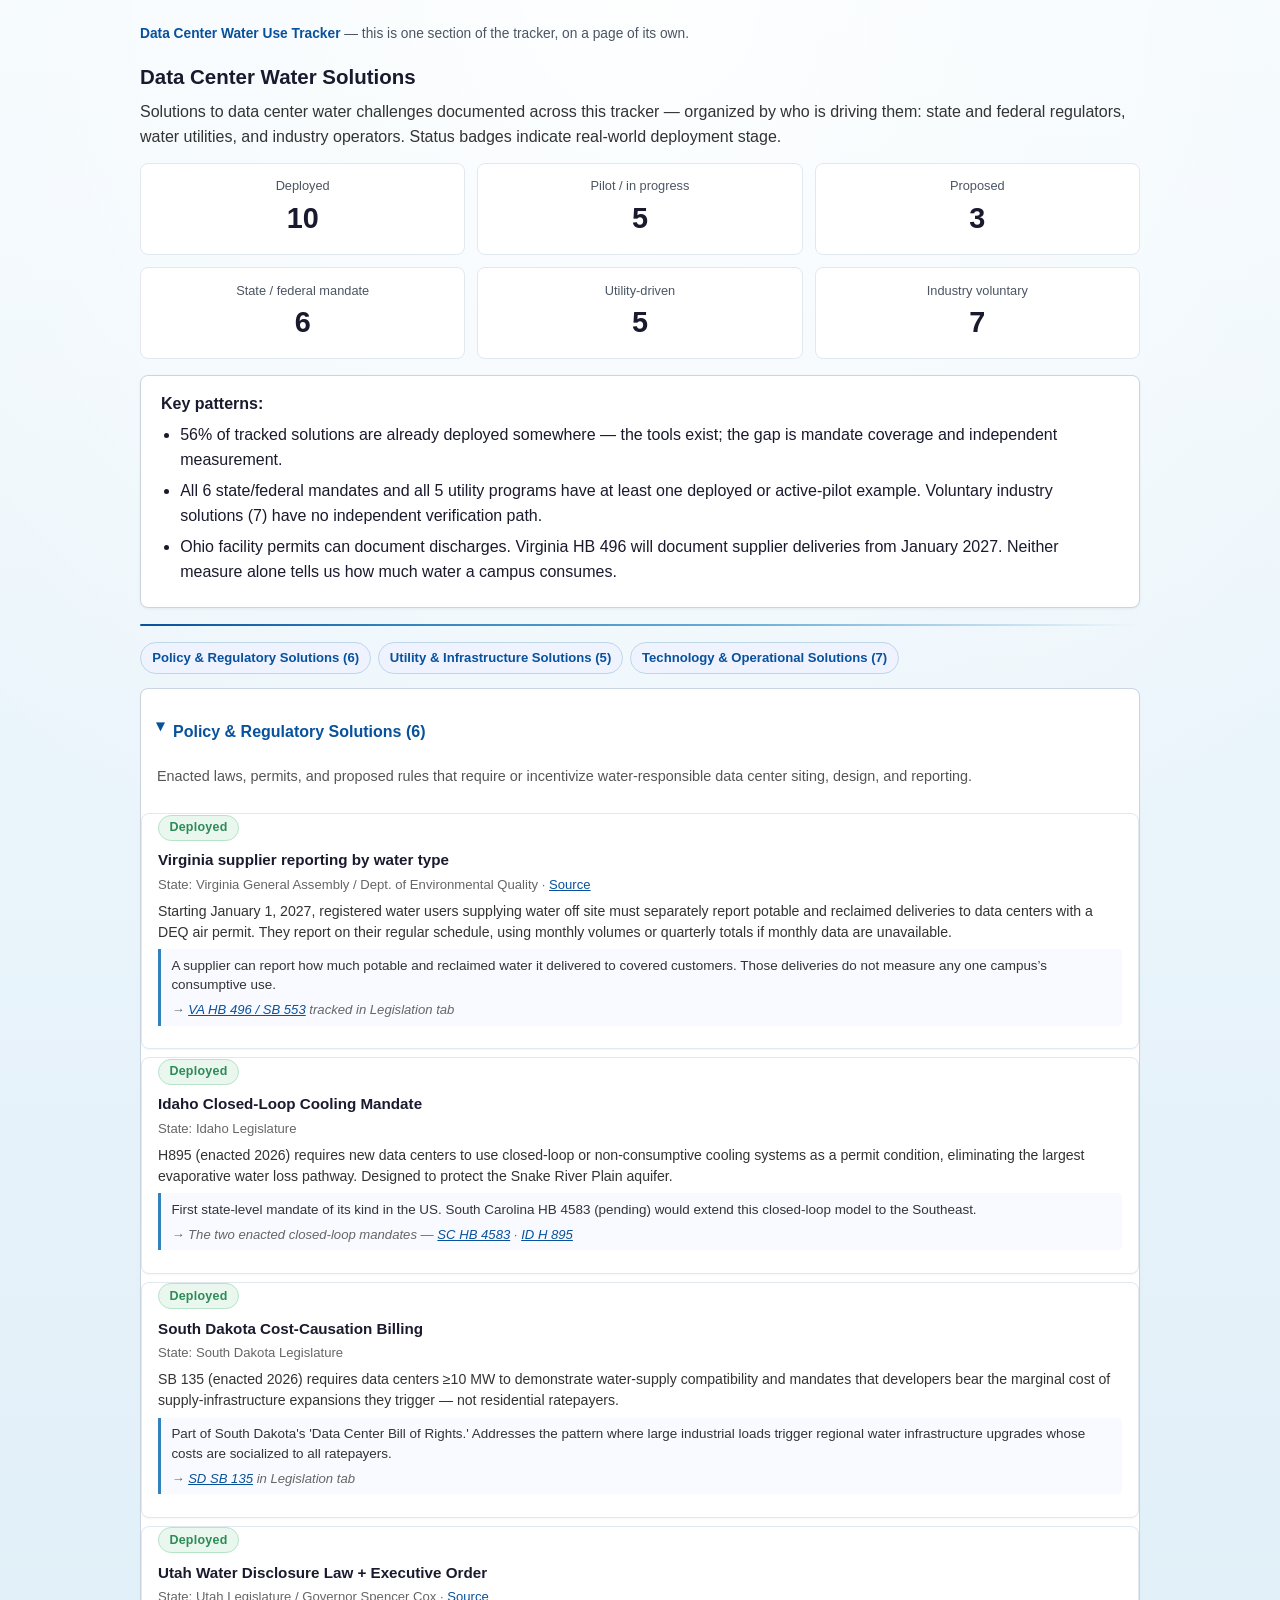
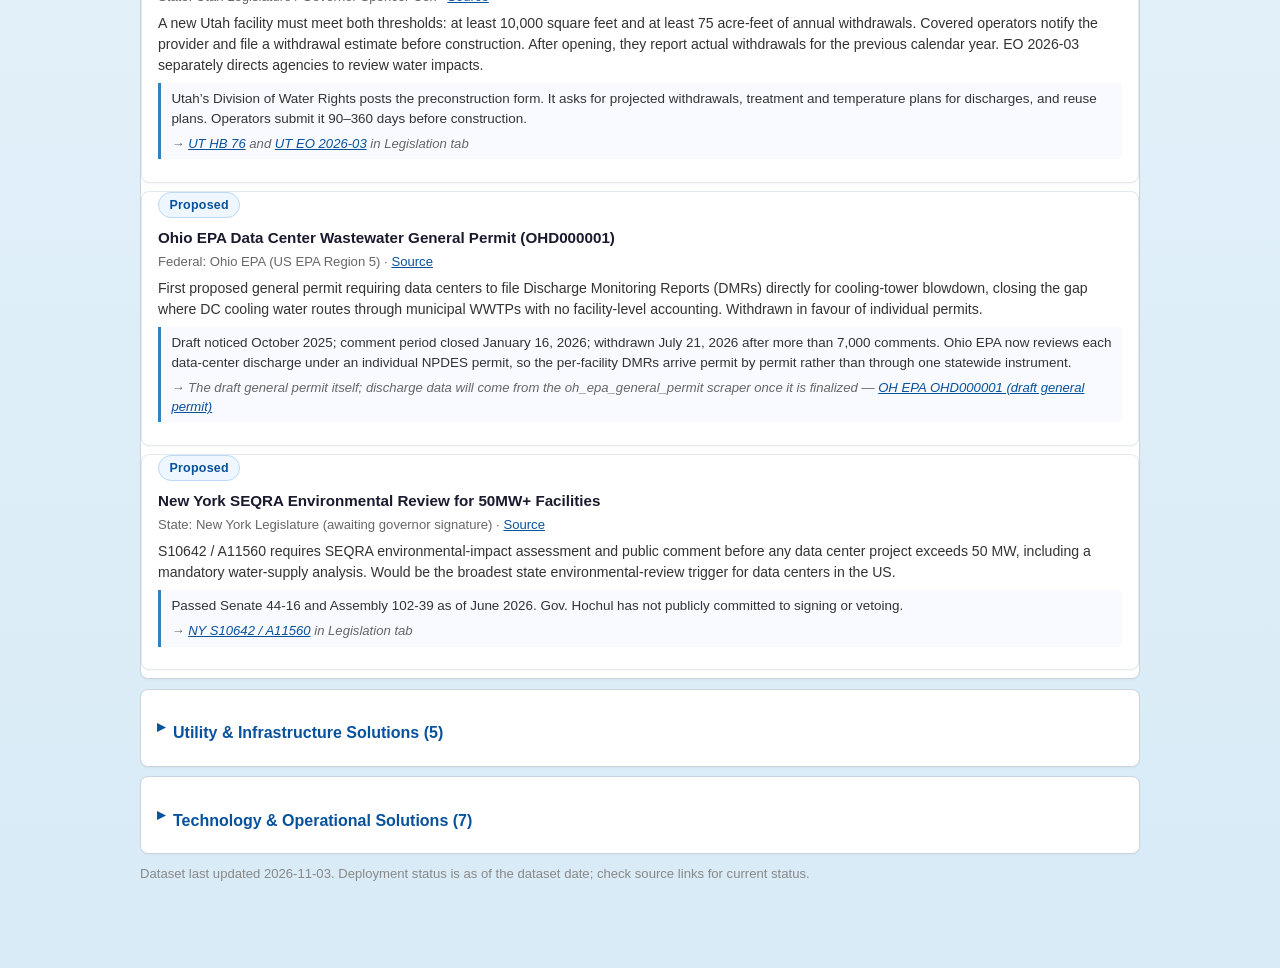
<file: pages/tab-solutions.html>
<!doctype html>
<html lang="en">
<head>
<meta charset="utf-8">
<meta name="viewport" content="width=device-width, initial-scale=1">
<title>Solutions — Data Center Water Use Tracker</title>
<meta name="description" content="Tracking how US data centers draw, discharge, and disclose cooling water — permits, enforcement, statutes, and state and local policy, from public records.">
<link rel="stylesheet" href="site.css">
<script>document.documentElement.classList.add('js')</script>
<!-- No script: every Water Cases part (and any other sub-panel) shows at once. -->
<noscript><style>.subtabpanel[hidden]{display:block}</style></noscript>
<script src="site.js" defer></script>
</head>
<body>
<div class="wrap">
  <p class="tab-page-nav"><a href="index.html#panel-solutions">Data Center Water Use Tracker</a>
  — this is one section of the tracker, on a page of its own.</p>
  <div class="tabpanel" id="panel-solutions" role="tabpanel">
<section class="panel">
  <h2>Data Center Water Solutions</h2>
  <p class="lead">Solutions to data center water challenges documented across this tracker —
  organized by who is driving them: state and federal regulators, water utilities, and
  industry operators. Status badges indicate real-world deployment stage.</p>
  <div class="hero" style="grid-template-columns:repeat(3,1fr)"><div class="metric"><div class="metric-label">Deployed</div><div class="metric-value">10</div></div><div class="metric"><div class="metric-label">Pilot / in progress</div><div class="metric-value">5</div></div><div class="metric"><div class="metric-label">Proposed</div><div class="metric-value">3</div></div></div><div class="hero" style="grid-template-columns:repeat(3,1fr);margin-top:-.25rem"><div class="metric"><div class="metric-label">State / federal mandate</div><div class="metric-value">6</div></div><div class="metric"><div class="metric-label">Utility-driven</div><div class="metric-value">5</div></div><div class="metric"><div class="metric-label">Industry voluntary</div><div class="metric-value">7</div></div></div><div class="insights"><strong>Key patterns:</strong><ul><li>56% of tracked solutions are already deployed somewhere — the tools exist; the gap is mandate coverage and independent measurement.</li><li>All 6 state/federal mandates and all 5 utility programs have at least one deployed or active-pilot example. Voluntary industry solutions (7) have no independent verification path.</li><li>Ohio facility permits can document discharges. Virginia HB 496 will document supplier deliveries from January 2027. Neither measure alone tells us how much water a campus consumes.</li></ul></div><hr>
  <nav class="jumpnav" aria-label="Sections on this tab"><a class="jump-link" href="#solcat-policy">Policy &amp; Regulatory Solutions (6)</a><a class="jump-link" href="#solcat-utility">Utility &amp; Infrastructure Solutions (5)</a><a class="jump-link" href="#solcat-technology">Technology &amp; Operational Solutions (7)</a></nav>
  <details class="lazy" id="solcat-policy" open><summary><span class="solution-cat-header" style="border:none;padding-left:0">Policy &amp; Regulatory Solutions (6)</span></summary><p class="solution-cat-desc">Enacted laws, permits, and proposed rules that require or incentivize water-responsible data center siting, design, and reporting.</p><div class="solution-card" id="solution-va-hb496-monthly-reporting"><span class="solution-badge" style="color:#2e8b57;background:#eaf7ef;border:1px solid #b7e4c7">Deployed</span><div class="solution-title">Virginia supplier reporting by water type</div><div class="solution-actor">State: Virginia General Assembly / Dept. of Environmental Quality · <a href="https://law.lis.virginia.gov/admincode/title9/agency25/chapter200/section40/" target="_blank" rel="noopener">Source</a></div><div class="solution-desc">Starting January 1, 2027, registered water users supplying water off site must separately report potable and reclaimed deliveries to data centers with a DEQ air permit. They report on their regular schedule, using monthly volumes or quarterly totals if monthly data are unavailable.</div><div class="solution-example">A supplier can report how much potable and reclaimed water it delivered to covered customers. Those deliveries do not measure any one campus’s consumptive use.<div class="solution-crossref">→ <a href="tab-legislation.html#bill-va-hb-496-sb-553">VA HB 496 / SB 553</a> tracked in Legislation tab</div></div></div><div class="solution-card" id="solution-idaho-h895-closed-loop-mandate"><span class="solution-badge" style="color:#2e8b57;background:#eaf7ef;border:1px solid #b7e4c7">Deployed</span><div class="solution-title">Idaho Closed-Loop Cooling Mandate</div><div class="solution-actor">State: Idaho Legislature</div><div class="solution-desc">H895 (enacted 2026) requires new data centers to use closed-loop or non-consumptive cooling systems as a permit condition, eliminating the largest evaporative water loss pathway. Designed to protect the Snake River Plain aquifer.</div><div class="solution-example">First state-level mandate of its kind in the US. South Carolina HB 4583 (pending) would extend this closed-loop model to the Southeast.<div class="solution-crossref">→ The two enacted closed-loop mandates — <a href="tab-legislation.html#bill-sc-hb-4583">SC HB 4583</a> · <a href="tab-legislation.html#bill-id-h-895">ID H 895</a></div></div></div><div class="solution-card" id="solution-sd-sb135-cost-causation"><span class="solution-badge" style="color:#2e8b57;background:#eaf7ef;border:1px solid #b7e4c7">Deployed</span><div class="solution-title">South Dakota Cost-Causation Billing</div><div class="solution-actor">State: South Dakota Legislature</div><div class="solution-desc">SB 135 (enacted 2026) requires data centers ≥10 MW to demonstrate water-supply compatibility and mandates that developers bear the marginal cost of supply-infrastructure expansions they trigger — not residential ratepayers.</div><div class="solution-example">Part of South Dakota&#x27;s &#x27;Data Center Bill of Rights.&#x27; Addresses the pattern where large industrial loads trigger regional water infrastructure upgrades whose costs are socialized to all ratepayers.<div class="solution-crossref">→ <a href="tab-legislation.html#bill-sd-sb-135">SD SB 135</a> in Legislation tab</div></div></div><div class="solution-card" id="solution-utah-hb76-eo-disclosure"><span class="solution-badge" style="color:#2e8b57;background:#eaf7ef;border:1px solid #b7e4c7">Deployed</span><div class="solution-title">Utah Water Disclosure Law + Executive Order</div><div class="solution-actor">State: Utah Legislature / Governor Spencer Cox · <a href="https://www.waterrights.utah.gov/data-centers/" target="_blank" rel="noopener">Source</a></div><div class="solution-desc">A new Utah facility must meet both thresholds: at least 10,000 square feet and at least 75 acre-feet of annual withdrawals. Covered operators notify the provider and file a withdrawal estimate before construction. After opening, they report actual withdrawals for the previous calendar year. EO 2026-03 separately directs agencies to review water impacts.</div><div class="solution-example">Utah’s Division of Water Rights posts the preconstruction form. It asks for projected withdrawals, treatment and temperature plans for discharges, and reuse plans. Operators submit it 90–360 days before construction.<div class="solution-crossref">→ <a href="tab-legislation.html#bill-ut-hb-76">UT HB 76</a> and <a href="tab-legislation.html#bill-ut-eo-2026-03">UT EO 2026-03</a> in Legislation tab</div></div></div><div class="solution-card" id="solution-ohio-epa-ohd000001"><span class="solution-badge" style="color:#08519c;background:#eef6ff;border:1px solid #bcd9f5">Proposed</span><div class="solution-title">Ohio EPA Data Center Wastewater General Permit (OHD000001)</div><div class="solution-actor">Federal: Ohio EPA (US EPA Region 5) · <a href="https://epa.ohio.gov/" target="_blank" rel="noopener">Source</a></div><div class="solution-desc">First proposed general permit requiring data centers to file Discharge Monitoring Reports (DMRs) directly for cooling-tower blowdown, closing the gap where DC cooling water routes through municipal WWTPs with no facility-level accounting. Withdrawn in favour of individual permits.</div><div class="solution-example">Draft noticed October 2025; comment period closed January 16, 2026; withdrawn July 21, 2026 after more than 7,000 comments. Ohio EPA now reviews each data-center discharge under an individual NPDES permit, so the per-facility DMRs arrive permit by permit rather than through one statewide instrument.<div class="solution-crossref">→ The draft general permit itself; discharge data will come from the oh_epa_general_permit scraper once it is finalized — <a href="tab-legislation.html#bill-oh-epa-ohd000001-draft-general-permit">OH EPA OHD000001 (draft general permit)</a></div></div></div><div class="solution-card" id="solution-ny-s10642-seqra-review"><span class="solution-badge" style="color:#08519c;background:#eef6ff;border:1px solid #bcd9f5">Proposed</span><div class="solution-title">New York SEQRA Environmental Review for 50MW+ Facilities</div><div class="solution-actor">State: New York Legislature (awaiting governor signature) · <a href="https://www.nysenate.gov/legislation/bills/2025/S10642" target="_blank" rel="noopener">Source</a></div><div class="solution-desc">S10642 / A11560 requires SEQRA environmental-impact assessment and public comment before any data center project exceeds 50 MW, including a mandatory water-supply analysis. Would be the broadest state environmental-review trigger for data centers in the US.</div><div class="solution-example">Passed Senate 44-16 and Assembly 102-39 as of June 2026. Gov. Hochul has not publicly committed to signing or vetoing.<div class="solution-crossref">→ <a href="tab-legislation.html#bill-ny-s10642-a11560">NY S10642 / A11560</a> in Legislation tab</div></div></div></details><details class="lazy" id="solcat-utility"><summary><span class="solution-cat-header" style="border:none;padding-left:0">Utility &amp; Infrastructure Solutions (5)</span></summary><p class="solution-cat-desc">Water utility programs and regional planning approaches that integrate data center demand into supply management, capacity planning, and dual-feed infrastructure.</p><div class="solution-card" id="solution-loudoun-dual-feed"><span class="solution-badge" style="color:#2e8b57;background:#eaf7ef;border:1px solid #b7e4c7">Deployed</span><div class="solution-title">Dual-Feed Systems: Potable + Reclaimed Water Connections</div><div class="solution-actor">Utility: Loudoun Water (Virginia) · <a href="https://www.loudounwater.org/about/comprehensive-annual-financial-reports" target="_blank" rel="noopener">Source</a></div><div class="solution-desc">Data centers receive two separate connections — potable for human-contact uses and reclaimed (recycled, non-potable) water for cooling-tower makeup — reducing pressure on drinking water supplies.</div><div class="solution-example">Loudoun Water ACFR 2023: 899M gal potable + 736M gal reclaimed delivered to data centers annually. Reclaimed water is 45% of total DC supply — the highest reclaimed fraction of any US data center utility cluster tracked here.<div class="solution-crossref">→ Loudoun Water ACFR data tracked in Sources tab</div></div></div><div class="solution-card" id="solution-pwc-eru-demand-planning"><span class="solution-badge" style="color:#2e8b57;background:#eaf7ef;border:1px solid #b7e4c7">Deployed</span><div class="solution-title">ERU-Based Demand Planning via Industrial User Surveys</div><div class="solution-actor">Utility: Prince William Water (Virginia) · <a href="https://www.pwcsa.org/" target="_blank" rel="noopener">Source</a></div><div class="solution-desc">Annual Industrial User Surveys allocate Equivalent Residential Units (ERUs) to data center customers, giving utility planners binding demand commitments for capital planning before construction begins.</div><div class="solution-example">2024 survey: 56 data centers hold 3,276 ERUs = ~478M gal/yr (avg 58.5 ERU per facility). ERU allocations are reviewed with each expansion permit, creating a cumulative demand ledger that&#x27;s used to size infrastructure upgrades.<div class="solution-crossref">→ Prince William Water IUS data in Sources tab</div></div></div><div class="solution-card" id="solution-utility-aggregate-metering"><span class="solution-badge" style="color:#2e8b57;background:#eaf7ef;border:1px solid #b7e4c7">Deployed</span><div class="solution-title">Aggregate DC Water Metering and Annual Public Reporting</div><div class="solution-actor">Utility: Loudoun Water, Fairfax Water (Virginia) · <a href="https://www.loudounwater.org/about/comprehensive-annual-financial-reports" target="_blank" rel="noopener">Source</a></div><div class="solution-desc">Utilities publish aggregate data center water deliveries in annual financial reports (ACFRs), providing the only publicly available utility-level DC water volumes in Virginia — currently the primary Tier 1 data source for this tracker.</div><div class="solution-example">Loudoun Water ACFR 2023: 1.635B gal to data centers (~15% of total utility sales). Fairfax Water supplies ~18 MGD wholesale to Loudoun.<div class="solution-crossref">→ Loudoun Water and Fairfax Water data in Sources tab</div></div></div><div class="solution-card" id="solution-central-ohio-regional-forecasting"><span class="solution-badge" style="color:#9a6700;background:#fff7e6;border:1px solid #f3d99b">Pilot / In Progress</span><div class="solution-title">Regional Demand Forecasting with Data Center Growth Scenarios</div><div class="solution-actor">Utility: Central Ohio Regional Water Authority / Ohio EPA · <a href="https://epa.ohio.gov/" target="_blank" rel="noopener">Source</a></div><div class="solution-desc">Collaborative regional water demand study incorporating data center growth scenarios to enable proactive infrastructure investment rather than reactive expansion after capacity constraints appear.</div><div class="solution-example">March 2025 study projects industrial demand: ~10 MGD (2024) → 40 MGD (2030) → 90 MGD (2050). Intel New Albany campus alone: ~6 MGD. Study is informing $2B+ in regional water infrastructure planning.<div class="solution-crossref">→ Central Ohio projections in Sources tab</div></div></div><div class="solution-card" id="solution-aws-melbourne-recycled-water-connection"><span class="solution-badge" style="color:#9a6700;background:#fff7e6;border:1px solid #f3d99b">Pilot / In Progress</span><div class="solution-title">AWS / Greater Western Water Recycled-Water Connection (Melbourne)</div><div class="solution-actor">Utility: Greater Western Water (Victoria, Australia) / Amazon Web Services · <a href="https://www.gww.com.au/about/news/melton-plant-leads-way-first-recycled-water-connection-victorian-data-centre" target="_blank" rel="noopener">Source</a></div><div class="solution-desc">Greater Western Water signed an agreement to supply AWS&#x27;s planned Melbourne-area data center with recycled water from its Melton Recycled Water Plant at Mt Cottrell — the first such connection for a data center in the state of Victoria, announced mid-June 2026.</div><div class="solution-example">First-of-its-kind government-utility-brokered recycled-water supply contract specifically for a data center in Victoria, Australia, intended to remove cooling-tower demand from the potable supply for the under-development facility.</div></div></details><details class="lazy" id="solcat-technology"><summary><span class="solution-cat-header" style="border:none;padding-left:0">Technology &amp; Operational Solutions (7)</span></summary><p class="solution-cat-desc">Engineering approaches that reduce or eliminate water consumption through improved cooling design, alternative water sources, and efficiency metrics.</p><div class="solution-card" id="solution-closed-loop-cooling-towers"><span class="solution-badge" style="color:#2e8b57;background:#eaf7ef;border:1px solid #b7e4c7">Deployed</span><div class="solution-title">Closed-Loop Recirculating Cooling Towers</div><div class="solution-actor">Industry: Hyperscalers (AWS, Google, Microsoft, Meta) — industry standard</div><div class="solution-desc">Recirculating systems reuse the same water in a closed loop, dramatically reducing freshwater withdrawal compared to once-through systems. This is the current standard for all modern hyperscale facilities and the technology basis for Idaho&#x27;s closed-loop mandate.</div><div class="solution-example">Typical WUE (Water Usage Effectiveness): 1.5–2.0 L/kWh for recirculating towers vs. 3–4 L/kWh for older designs. Industry target: WUE &lt; 1.2 L/kWh. Still consumptive (evaporation) but far more efficient than alternatives.</div></div><div class="solution-card" id="solution-reclaimed-water-sourcing"><span class="solution-badge" style="color:#2e8b57;background:#eaf7ef;border:1px solid #b7e4c7">Deployed</span><div class="solution-title">Reclaimed / Recycled Water Sourcing</div><div class="solution-actor">Industry: Google (Prineville OR), Meta, Loudoun Water DC customers</div><div class="solution-desc">Data centers contract with utilities or municipalities for reclaimed (non-potable recycled) water to supply cooling towers, freeing potable water for human use. Requires dual-plumbing infrastructure but is well-established in water-stressed regions.</div><div class="solution-example">Loudoun Water: 736M gal/yr reclaimed delivered to data centers (45% of total DC supply). Google&#x27;s Prineville, OR campus uses 100% reclaimed water for cooling. Reclaimed water WUE is identical to potable — the gain is purely in source substitution.<div class="solution-crossref">→ Loudoun Water reclaimed volumes in Sources tab</div></div></div><div class="solution-card" id="solution-wue-reporting"><span class="solution-badge" style="color:#2e8b57;background:#eaf7ef;border:1px solid #b7e4c7">Deployed</span><div class="solution-title">Water Usage Effectiveness (WUE) Self-Reporting</div><div class="solution-actor">Industry: Green Grid (standard-setter), Google, Microsoft, Meta, Amazon</div><div class="solution-desc">WUE (liters of water per kilowatt-hour of IT load) is an industry self-reporting metric enabling year-over-year comparison. Analogous to PUE for power efficiency, it allows tracking progress without facility-level disclosure — though no independent verification exists.</div><div class="solution-example">Google 2024: WUE 1.10 L/kWh (global average). Microsoft FY2023: WUE 0.33 L/kWh (includes &#x27;net-water replenishments&#x27; — accounting treatment disputed). Meta: 0.26 L/kWh. No independent auditor verifies these figures — see Company Claims tab for verbatim operator quotes.<div class="solution-crossref">→ Company Claims in Legislation tab (Company Water Claims section)</div></div></div><div class="solution-card" id="solution-direct-liquid-cooling"><span class="solution-badge" style="color:#9a6700;background:#fff7e6;border:1px solid #f3d99b">Pilot / In Progress</span><div class="solution-title">Direct Liquid Cooling (DLC) for AI / GPU Clusters</div><div class="solution-actor">Industry: Google, Microsoft, Meta (AI training facilities)</div><div class="solution-desc">Liquid coolant is circulated directly to processors and server components, removing heat without relying on large evaporative cooling towers. Near-zero cooling water required for DLC-equipped racks — the cooling burden shifts to heat exchangers that can reject to ambient air.</div><div class="solution-example">Adoption accelerating for AI training clusters (H100/H200/GB200 GPU pods) where heat density exceeds air-side cooling limits. Microsoft reports WUE near 0 for full-DLC racks. At scale, eliminates the cooling-tower evaporation entirely.</div></div><div class="solution-card" id="solution-air-side-dry-cooling"><span class="solution-badge" style="color:#9a6700;background:#fff7e6;border:1px solid #f3d99b">Pilot / In Progress</span><div class="solution-title">Air-Side / Dry Cooling (Zero Evaporation)</div><div class="solution-actor">Industry: Microsoft (Dublin, Ireland; Helsinki, Finland), UK operators</div><div class="solution-desc">In cooler climates, outside air rejects heat without any water evaporation — &#x27;free cooling&#x27; or &#x27;economizer mode.&#x27; Zero consumptive water use when operating in full air-side mode. Feasibility depends on wet-bulb temperature and local climate.</div><div class="solution-example">Microsoft&#x27;s Dublin data center uses air-side cooling 95%+ of the year, achieving near-zero WUE. Not viable for Virginia summer conditions without backup wet cooling; becomes more viable for data centers sited in northern latitudes or at altitude.</div></div><div class="solution-card" id="solution-nvidia-vera-rubin-dsx-dry-cooling"><span class="solution-badge" style="color:#9a6700;background:#fff7e6;border:1px solid #f3d99b">Pilot / In Progress</span><div class="solution-title">Nvidia Vera Rubin DSX Reference Design (Near-Zero Water Cooling)</div><div class="solution-actor">Industry: Nvidia, with Motivair (Schneider Electric&#x27;s advanced cooling division) · <a href="https://blogs.nvidia.com/blog/liquid-cooling-ai-factories/" target="_blank" rel="noopener">Source</a></div><div class="solution-desc">Nvidia unveiled the Vera Rubin DSX data center reference design at London Climate Week (June 2026): a fully liquid-cooled architecture using a 75% water / 25% propylene glycol coolant circulated in a closed loop at up to 45°C, paired with outdoor dry coolers that reject heat to ambient air in favorable climates, eliminating on-site water consumption for cooling.</div><div class="solution-example">Nvidia estimates the design cuts water use from the ~2.6 million gallons per MW/year typical of cooling-tower systems to near zero, saving a 50 MW hyperscale facility over $4M/year in combined cooling energy and water costs. It is a reference design for the upcoming Rubin GPU platform; no named customer deployment has been announced yet.</div></div><div class="solution-card" id="solution-immersion-cooling"><span class="solution-badge" style="color:#08519c;background:#eef6ff;border:1px solid #bcd9f5">Proposed</span><div class="solution-title">Immersion Cooling (Full Liquid Submersion)</div><div class="solution-actor">Industry: Submer, Wiwynn, GRC, early Microsoft pilots</div><div class="solution-desc">Servers are fully submerged in dielectric (non-conductive) fluid that absorbs heat directly. The fluid is cooled via compact heat exchangers that can reject to ambient air with minimal or zero evaporative water loss — potentially eliminating cooling water entirely at scale.</div><div class="solution-example">Commercial deployments remain rare at hyperscale as of 2026, primarily in HPC and crypto mining. Microsoft and others have published pilot results. Long-term potential to reduce WUE to ~0 without requiring a cold climate or DLC-compatible processor packages.</div></div></details>
  <p class="src-note">Dataset last updated 2026-11-03. Deployment status
  is as of the dataset date; check source links for current status.</p>
</section></div>
</div>
</body>
</html>
</file>
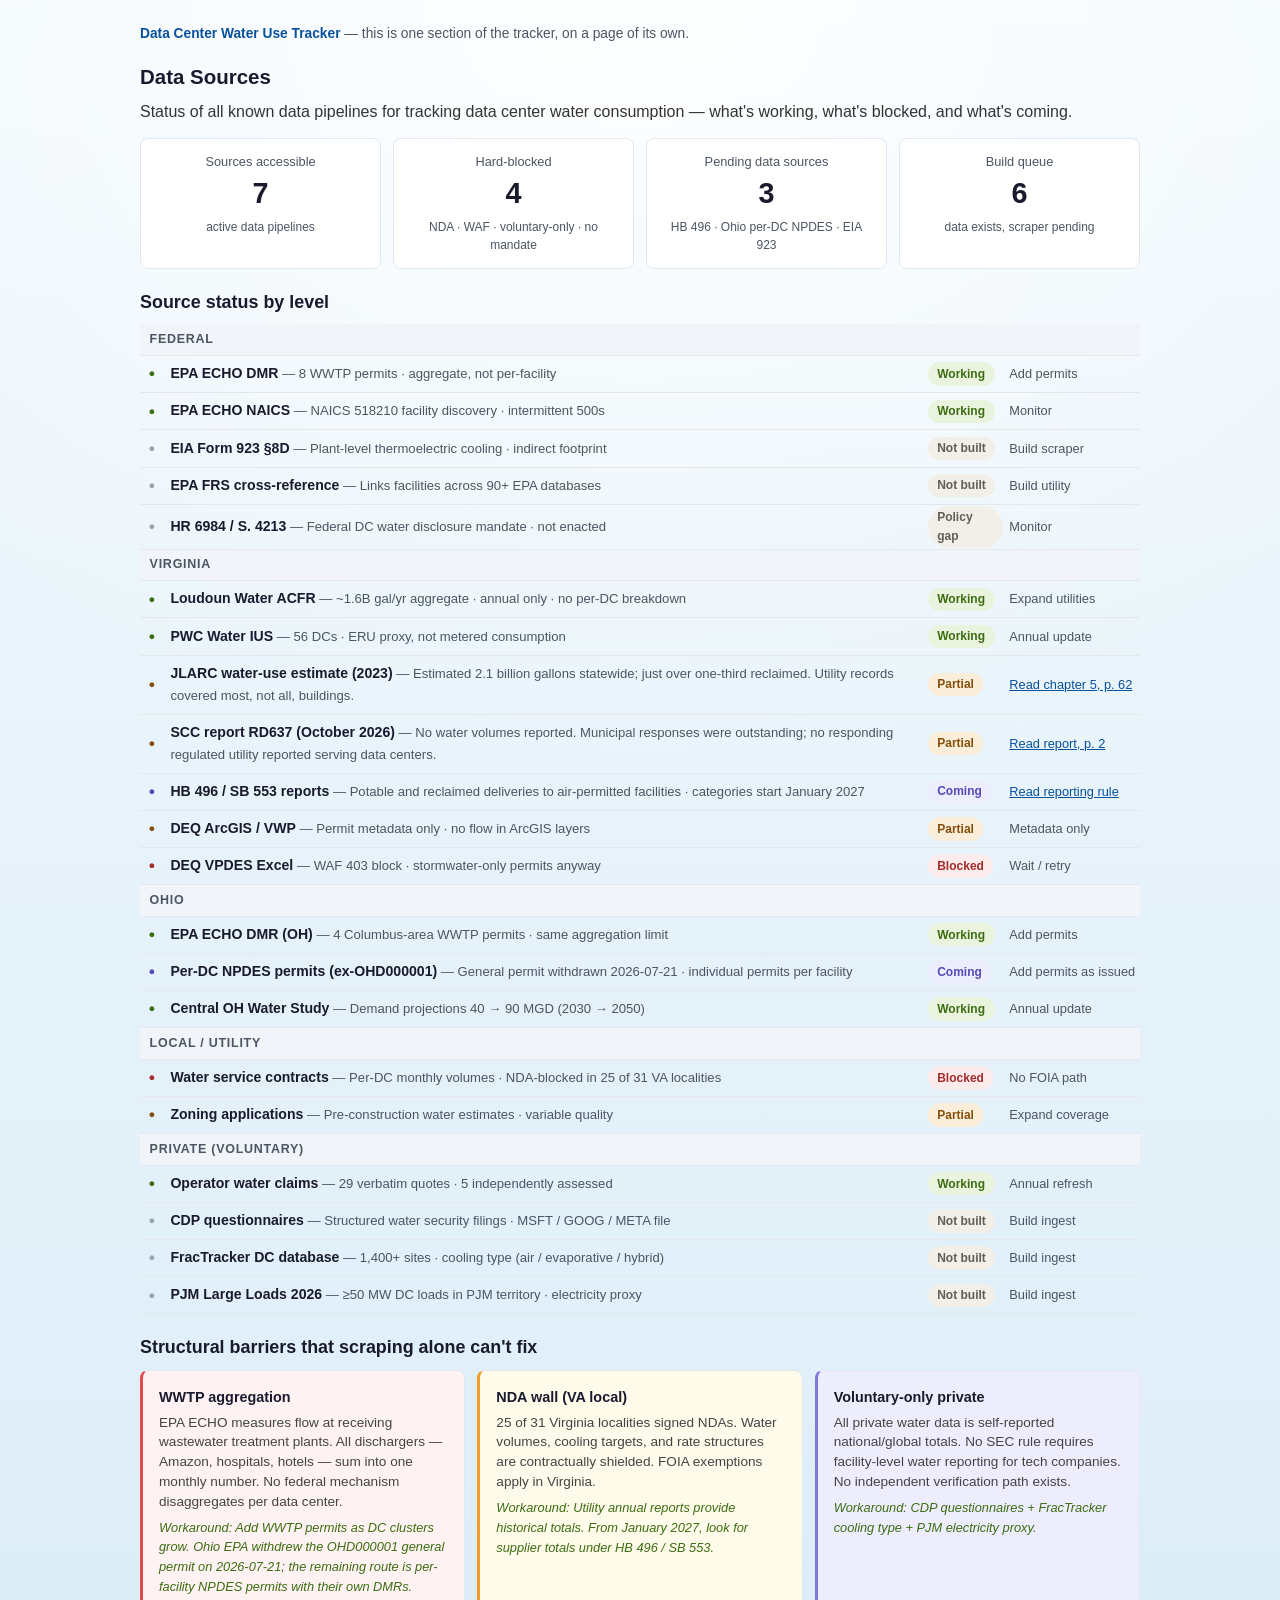
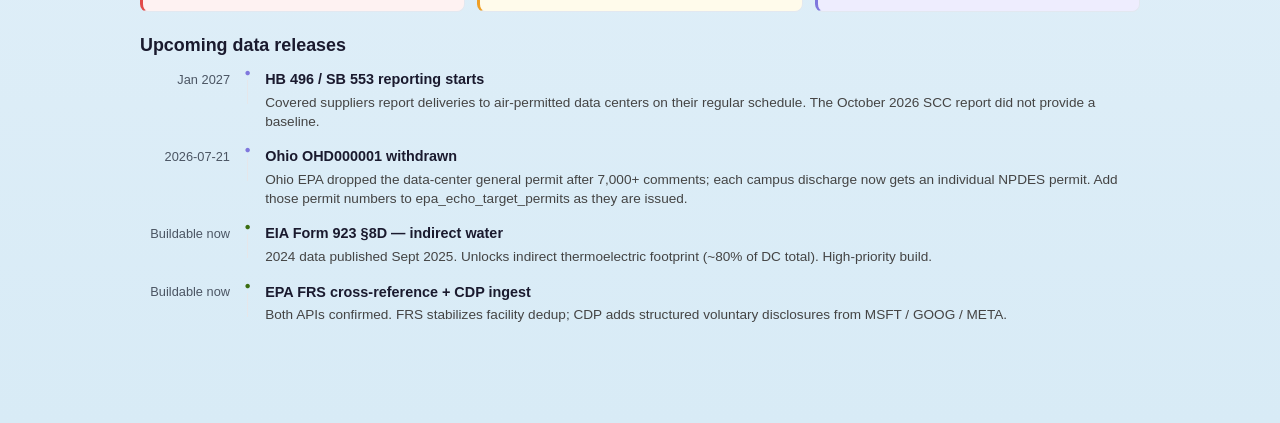
<file: pages/tab-sources.html>
<!doctype html>
<html lang="en">
<head>
<meta charset="utf-8">
<meta name="viewport" content="width=device-width, initial-scale=1">
<title>Sources — Data Center Water Use Tracker</title>
<meta name="description" content="Tracking how US data centers draw, discharge, and disclose cooling water — permits, enforcement, statutes, and state and local policy, from public records.">
<link rel="stylesheet" href="site.css">
<script>document.documentElement.classList.add('js')</script>
<!-- No script: every Water Cases part (and any other sub-panel) shows at once. -->
<noscript><style>.subtabpanel[hidden]{display:block}</style></noscript>
<script src="site.js" defer></script>
</head>
<body>
<div class="wrap">
  <p class="tab-page-nav"><a href="index.html#panel-sources">Data Center Water Use Tracker</a>
  — this is one section of the tracker, on a page of its own.</p>
  <div class="tabpanel" id="panel-sources" role="tabpanel">
<section class="panel">
  <h2>Data Sources</h2>
  <p class="lead">Status of all known data pipelines for tracking data center water
  consumption — what's working, what's blocked, and what's coming.</p>
  <div class="hero src-hero"><div class="metric"><div class="metric-label">Sources accessible</div><div class="metric-value">7</div><div class="metric-sub">active data pipelines</div></div><div class="metric"><div class="metric-label">Hard-blocked</div><div class="metric-value">4</div><div class="metric-sub">NDA · WAF · voluntary-only · no mandate</div></div><div class="metric"><div class="metric-label">Pending data sources</div><div class="metric-value">3</div><div class="metric-sub">HB 496 · Ohio per-DC NPDES · EIA 923</div></div><div class="metric"><div class="metric-label">Build queue</div><div class="metric-value">6</div><div class="metric-sub">data exists, scraper pending</div></div></div>
</section>

<section class="panel">
  <h3>Source status by level</h3>
  <div class="table-wrap">
    <table class="src-table"><tbody><tr class="src-level-hdr"><td colspan="4">Federal</td></tr><tr><td class="src-dot src-dot-working">●</td><td class="src-name">EPA ECHO DMR<span class="src-note-inline"> — 8 WWTP permits · aggregate, not per-facility</span></td><td><span class="src-badge sb-green">Working</span></td><td class="src-action">Add permits</td></tr><tr><td class="src-dot src-dot-working">●</td><td class="src-name">EPA ECHO NAICS<span class="src-note-inline"> — NAICS 518210 facility discovery · intermittent 500s</span></td><td><span class="src-badge sb-green">Working</span></td><td class="src-action">Monitor</td></tr><tr><td class="src-dot src-dot-not_built">●</td><td class="src-name">EIA Form 923 §8D<span class="src-note-inline"> — Plant-level thermoelectric cooling · indirect footprint</span></td><td><span class="src-badge sb-gray">Not built</span></td><td class="src-action">Build scraper</td></tr><tr><td class="src-dot src-dot-not_built">●</td><td class="src-name">EPA FRS cross-reference<span class="src-note-inline"> — Links facilities across 90+ EPA databases</span></td><td><span class="src-badge sb-gray">Not built</span></td><td class="src-action">Build utility</td></tr><tr><td class="src-dot src-dot-policy_gap">●</td><td class="src-name">HR 6984 / S. 4213<span class="src-note-inline"> — Federal DC water disclosure mandate · not enacted</span></td><td><span class="src-badge sb-gray">Policy gap</span></td><td class="src-action">Monitor</td></tr><tr class="src-level-hdr"><td colspan="4">Virginia</td></tr><tr><td class="src-dot src-dot-working">●</td><td class="src-name">Loudoun Water ACFR<span class="src-note-inline"> — ~1.6B gal/yr aggregate · annual only · no per-DC breakdown</span></td><td><span class="src-badge sb-green">Working</span></td><td class="src-action">Expand utilities</td></tr><tr><td class="src-dot src-dot-working">●</td><td class="src-name">PWC Water IUS<span class="src-note-inline"> — 56 DCs · ERU proxy, not metered consumption</span></td><td><span class="src-badge sb-green">Working</span></td><td class="src-action">Annual update</td></tr><tr><td class="src-dot src-dot-partial">●</td><td class="src-name">JLARC water-use estimate (2023)<span class="src-note-inline"> — Estimated 2.1 billion gallons statewide; just over one-third reclaimed. Utility records covered most, not all, buildings.</span></td><td><span class="src-badge sb-amber">Partial</span></td><td class="src-action"><a href="https://jlarc.virginia.gov/pdfs/reports/Rpt598-2.pdf">Read chapter 5, p. 62</a></td></tr><tr><td class="src-dot src-dot-partial">●</td><td class="src-name">SCC report RD637 (October 2026)<span class="src-note-inline"> — No water volumes reported. Municipal responses were outstanding; no responding regulated utility reported serving data centers.</span></td><td><span class="src-badge sb-amber">Partial</span></td><td class="src-action"><a href="https://rga.lis.virginia.gov/Published/2026/RD637/PDF">Read report, p. 2</a></td></tr><tr><td class="src-dot src-dot-coming">●</td><td class="src-name">HB 496 / SB 553 reports<span class="src-note-inline"> — Potable and reclaimed deliveries to air-permitted facilities · categories start January 2027</span></td><td><span class="src-badge sb-purple">Coming</span></td><td class="src-action"><a href="https://law.lis.virginia.gov/admincode/title9/agency25/chapter200/section40/">Read reporting rule</a></td></tr><tr><td class="src-dot src-dot-partial">●</td><td class="src-name">DEQ ArcGIS / VWP<span class="src-note-inline"> — Permit metadata only · no flow in ArcGIS layers</span></td><td><span class="src-badge sb-amber">Partial</span></td><td class="src-action">Metadata only</td></tr><tr><td class="src-dot src-dot-blocked">●</td><td class="src-name">DEQ VPDES Excel<span class="src-note-inline"> — WAF 403 block · stormwater-only permits anyway</span></td><td><span class="src-badge sb-red">Blocked</span></td><td class="src-action">Wait / retry</td></tr><tr class="src-level-hdr"><td colspan="4">Ohio</td></tr><tr><td class="src-dot src-dot-working">●</td><td class="src-name">EPA ECHO DMR (OH)<span class="src-note-inline"> — 4 Columbus-area WWTP permits · same aggregation limit</span></td><td><span class="src-badge sb-green">Working</span></td><td class="src-action">Add permits</td></tr><tr><td class="src-dot src-dot-coming">●</td><td class="src-name">Per-DC NPDES permits (ex-OHD000001)<span class="src-note-inline"> — General permit withdrawn 2026-07-21 · individual permits per facility</span></td><td><span class="src-badge sb-purple">Coming</span></td><td class="src-action">Add permits as issued</td></tr><tr><td class="src-dot src-dot-working">●</td><td class="src-name">Central OH Water Study<span class="src-note-inline"> — Demand projections 40 → 90 MGD (2030 → 2050)</span></td><td><span class="src-badge sb-green">Working</span></td><td class="src-action">Annual update</td></tr><tr class="src-level-hdr"><td colspan="4">Local / Utility</td></tr><tr><td class="src-dot src-dot-blocked">●</td><td class="src-name">Water service contracts<span class="src-note-inline"> — Per-DC monthly volumes · NDA-blocked in 25 of 31 VA localities</span></td><td><span class="src-badge sb-red">Blocked</span></td><td class="src-action">No FOIA path</td></tr><tr><td class="src-dot src-dot-partial">●</td><td class="src-name">Zoning applications<span class="src-note-inline"> — Pre-construction water estimates · variable quality</span></td><td><span class="src-badge sb-amber">Partial</span></td><td class="src-action">Expand coverage</td></tr><tr class="src-level-hdr"><td colspan="4">Private (voluntary)</td></tr><tr><td class="src-dot src-dot-working">●</td><td class="src-name">Operator water claims<span class="src-note-inline"> — 29 verbatim quotes · 5 independently assessed</span></td><td><span class="src-badge sb-green">Working</span></td><td class="src-action">Annual refresh</td></tr><tr><td class="src-dot src-dot-not_built">●</td><td class="src-name">CDP questionnaires<span class="src-note-inline"> — Structured water security filings · MSFT / GOOG / META file</span></td><td><span class="src-badge sb-gray">Not built</span></td><td class="src-action">Build ingest</td></tr><tr><td class="src-dot src-dot-not_built">●</td><td class="src-name">FracTracker DC database<span class="src-note-inline"> — 1,400+ sites · cooling type (air / evaporative / hybrid)</span></td><td><span class="src-badge sb-gray">Not built</span></td><td class="src-action">Build ingest</td></tr><tr><td class="src-dot src-dot-not_built">●</td><td class="src-name">PJM Large Loads 2026<span class="src-note-inline"> — ≥50 MW DC loads in PJM territory · electricity proxy</span></td><td><span class="src-badge sb-gray">Not built</span></td><td class="src-action">Build ingest</td></tr></tbody></table>
  </div>
</section>

<section class="panel">
  <h3>Structural barriers that scraping alone can't fix</h3>
  <div class="barrier-grid"><div class="barrier-card barrier-structural"><div class="barrier-title">WWTP aggregation</div><div class="barrier-body">EPA ECHO measures flow at receiving wastewater treatment plants. All dischargers — Amazon, hospitals, hotels — sum into one monthly number. No federal mechanism disaggregates per data center.</div><div class="barrier-workaround">Workaround: Add WWTP permits as DC clusters grow. Ohio EPA withdrew the OHD000001 general permit on 2026-07-21; the remaining route is per-facility NPDES permits with their own DMRs.</div></div><div class="barrier-card barrier-legal"><div class="barrier-title">NDA wall (VA local)</div><div class="barrier-body">25 of 31 Virginia localities signed NDAs. Water volumes, cooling targets, and rate structures are contractually shielded. FOIA exemptions apply in Virginia.</div><div class="barrier-workaround">Workaround: Utility annual reports provide historical totals. From January 2027, look for supplier totals under HB 496 / SB 553.</div></div><div class="barrier-card barrier-policy"><div class="barrier-title">Voluntary-only private</div><div class="barrier-body">All private water data is self-reported national/global totals. No SEC rule requires facility-level water reporting for tech companies. No independent verification path exists.</div><div class="barrier-workaround">Workaround: CDP questionnaires + FracTracker cooling type + PJM electricity proxy.</div></div></div>
</section>

<section class="panel">
  <h3>Upcoming data releases</h3>
  <div class="tl"><div class="tl-row"><div class="tl-date">Jan 2027</div><div class="tl-spine"><span class="tl-dot tl-dot-purple">●</span><span class="tl-line"></span></div><div><div class="tl-title">HB 496 / SB 553 reporting starts</div><div class="tl-desc">Covered suppliers report deliveries to air-permitted data centers on their regular schedule. The October 2026 SCC report did not provide a baseline.</div></div></div><div class="tl-row"><div class="tl-date">2026-07-21</div><div class="tl-spine"><span class="tl-dot tl-dot-purple">●</span><span class="tl-line"></span></div><div><div class="tl-title">Ohio OHD000001 withdrawn</div><div class="tl-desc">Ohio EPA dropped the data-center general permit after 7,000+ comments; each campus discharge now gets an individual NPDES permit. Add those permit numbers to epa_echo_target_permits as they are issued.</div></div></div><div class="tl-row"><div class="tl-date">Buildable now</div><div class="tl-spine"><span class="tl-dot tl-dot-green">●</span><span class="tl-line"></span></div><div><div class="tl-title">EIA Form 923 §8D — indirect water</div><div class="tl-desc">2024 data published Sept 2025. Unlocks indirect thermoelectric footprint (~80% of DC total). High-priority build.</div></div></div><div class="tl-row"><div class="tl-date">Buildable now</div><div class="tl-spine"><span class="tl-dot tl-dot-green">●</span><span class="tl-line"></span></div><div><div class="tl-title">EPA FRS cross-reference + CDP ingest</div><div class="tl-desc">Both APIs confirmed. FRS stabilizes facility dedup; CDP adds structured voluntary disclosures from MSFT / GOOG / META.</div></div></div></div>
</section>
</div>
</div>
</body>
</html>
</file>
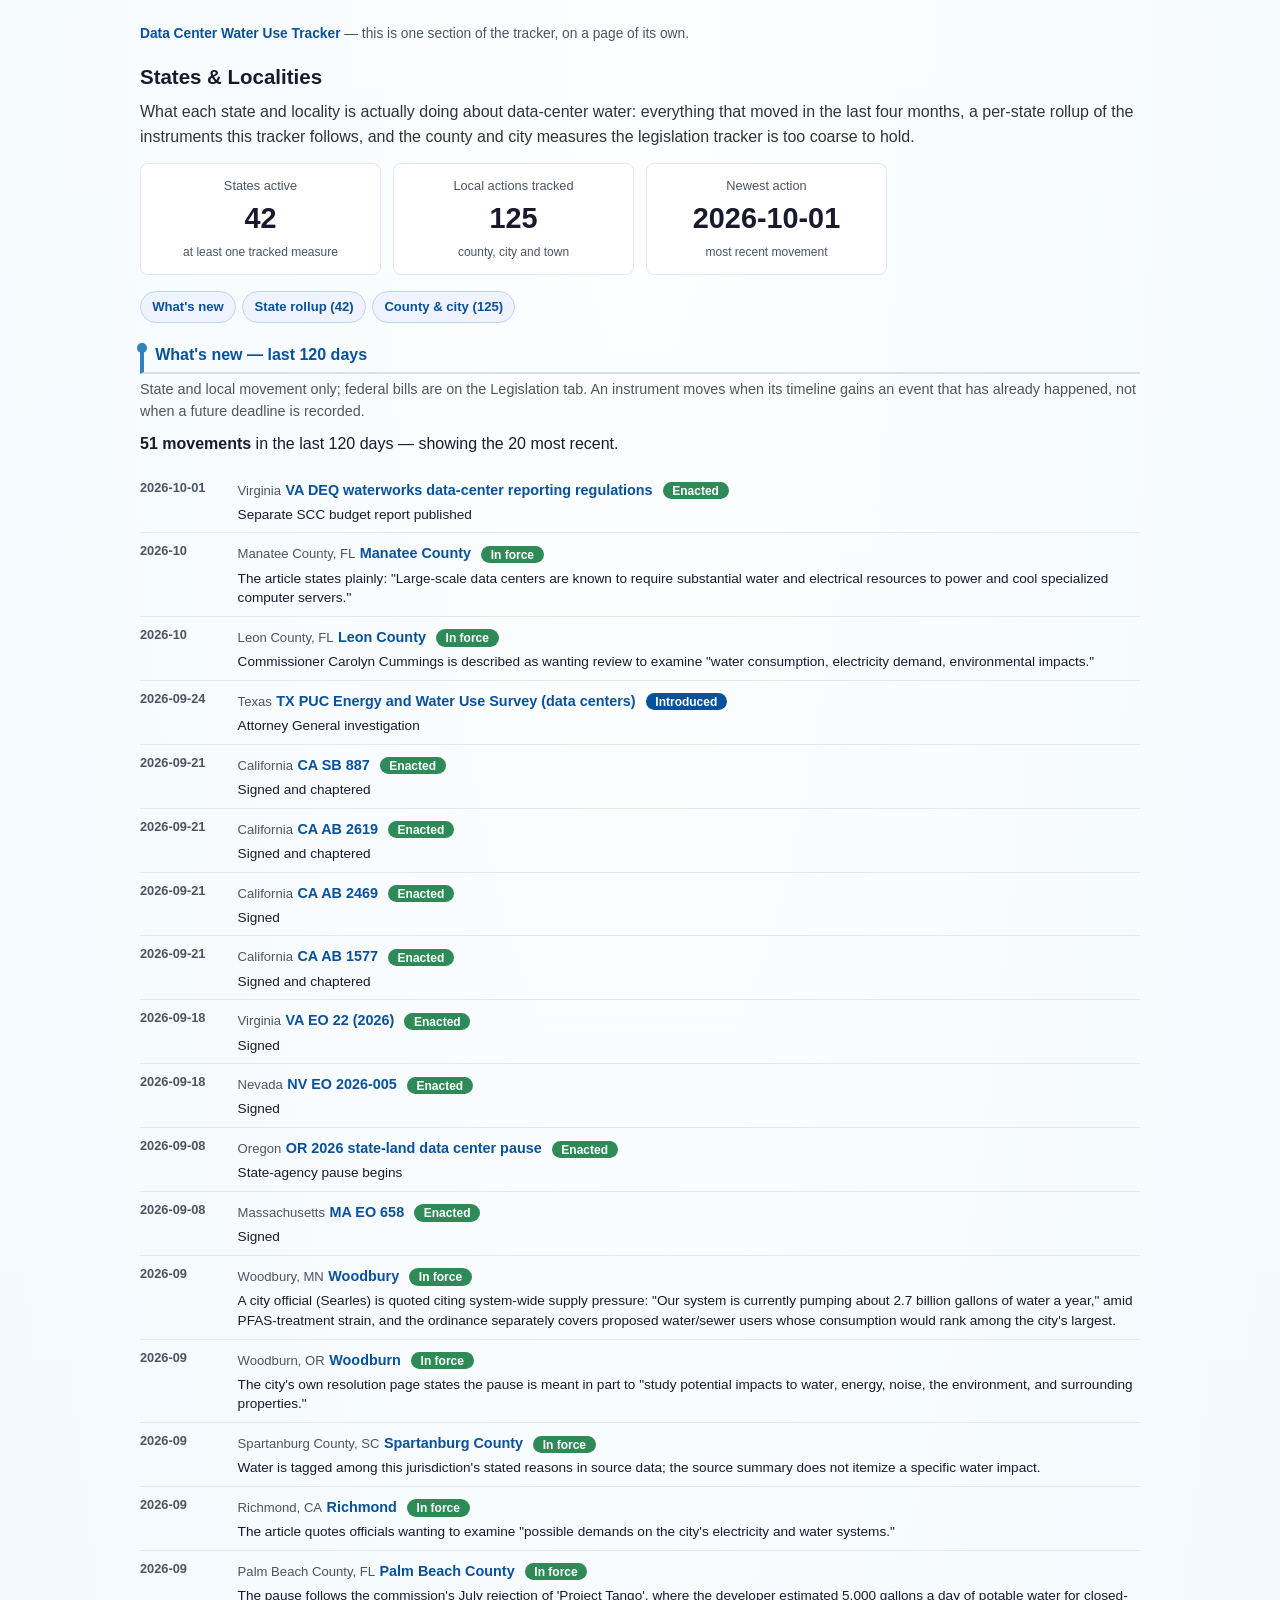
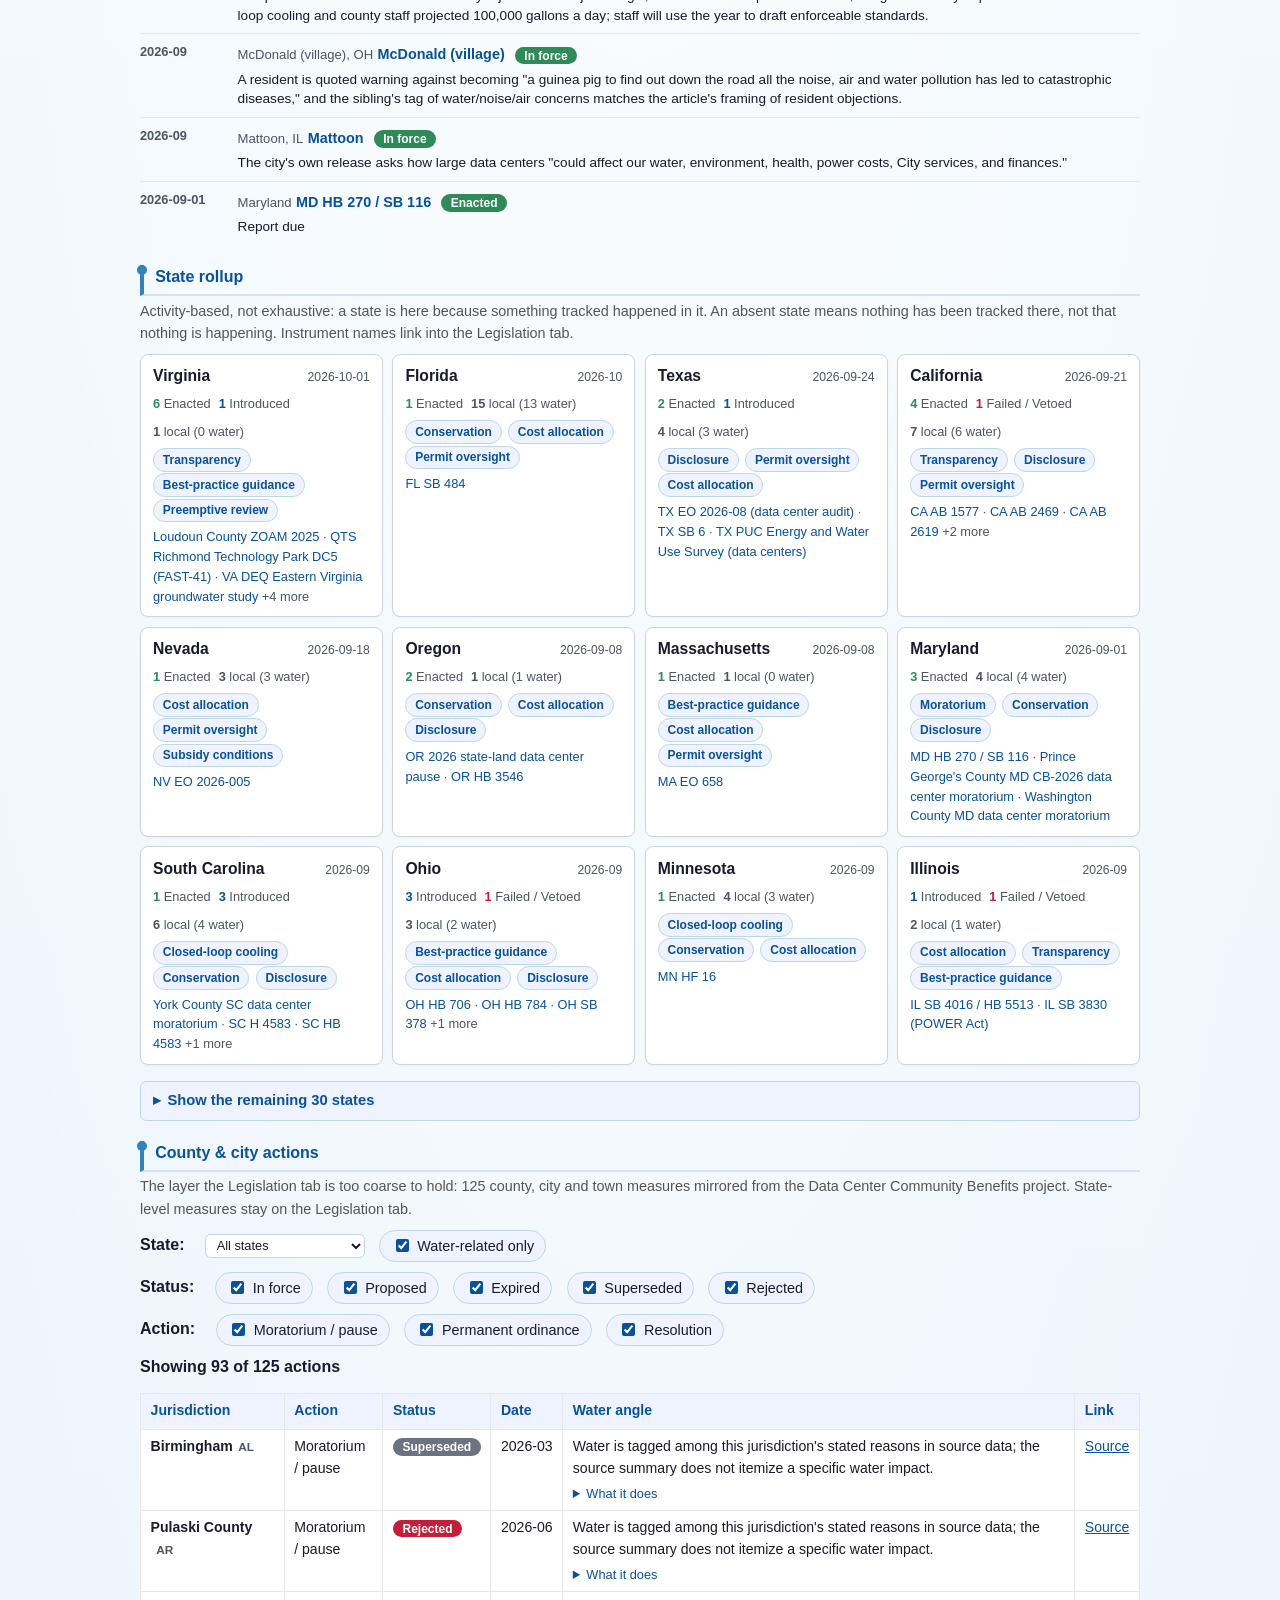
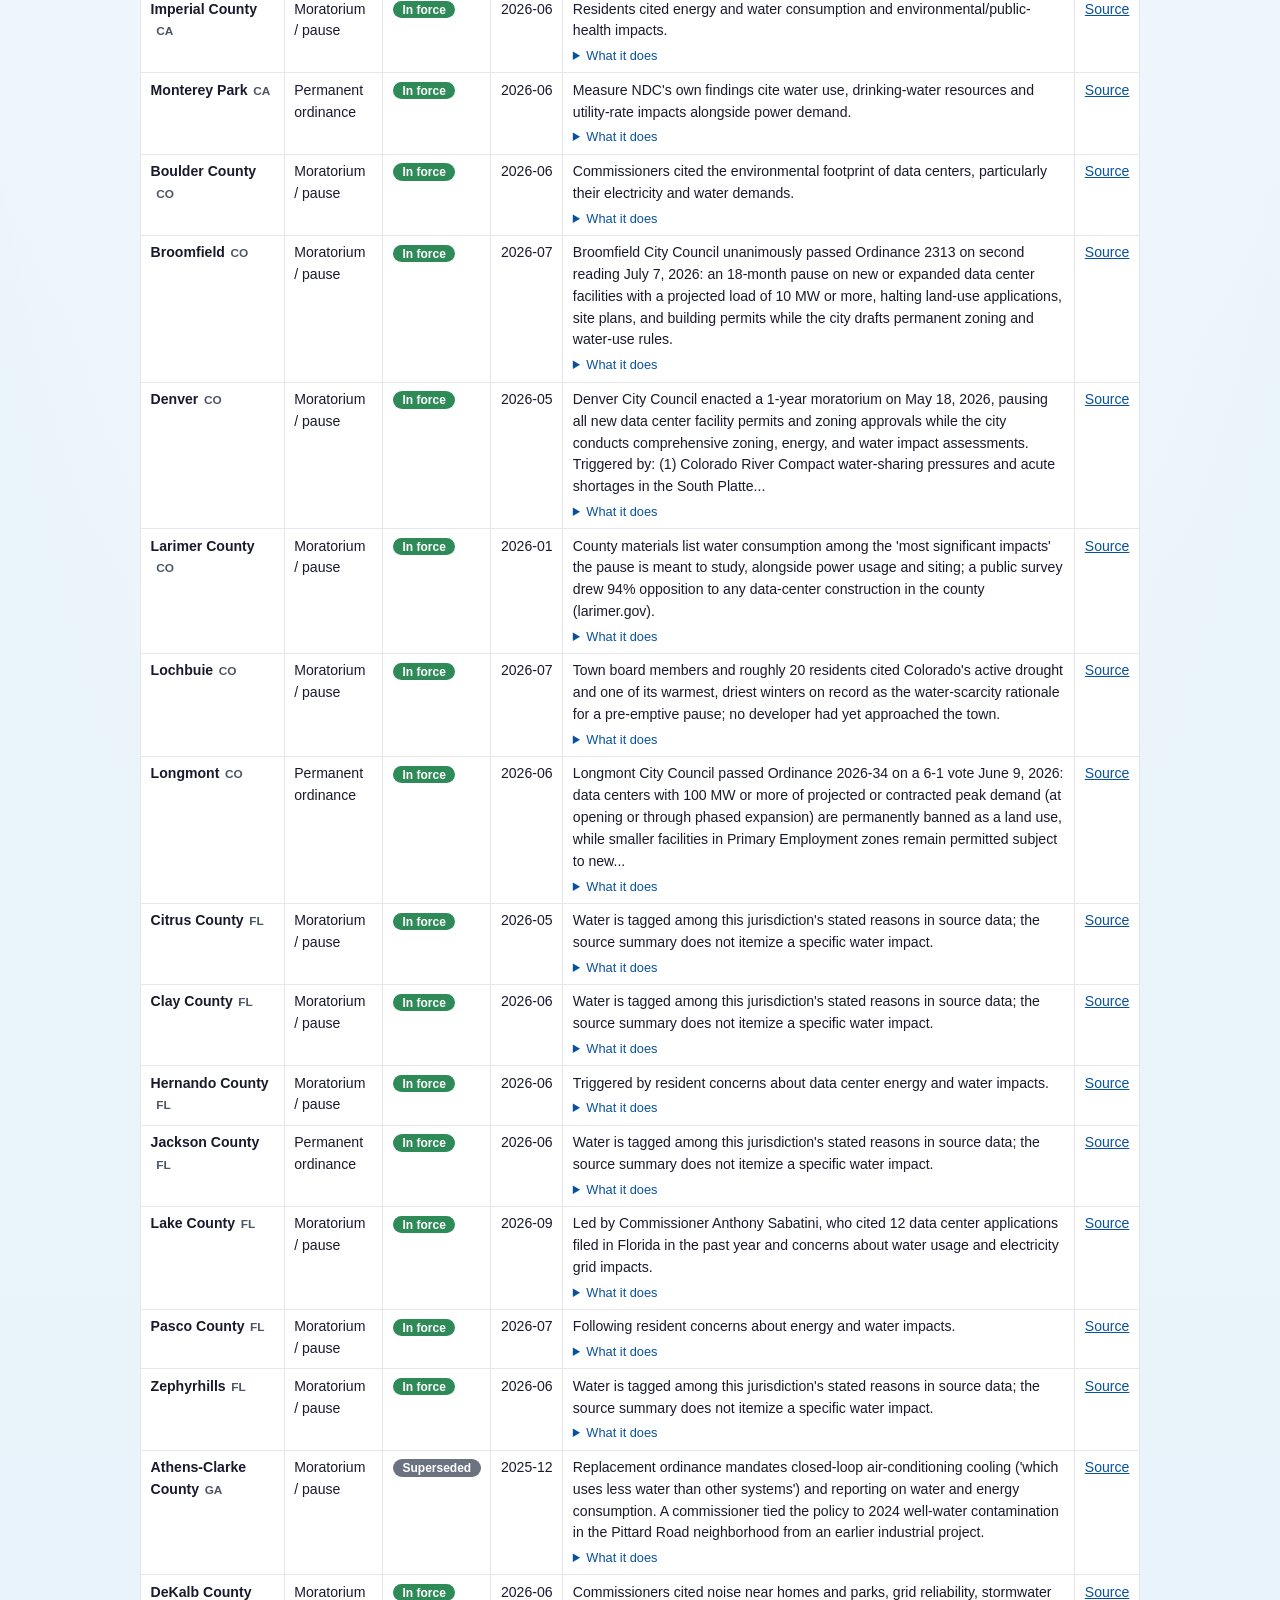
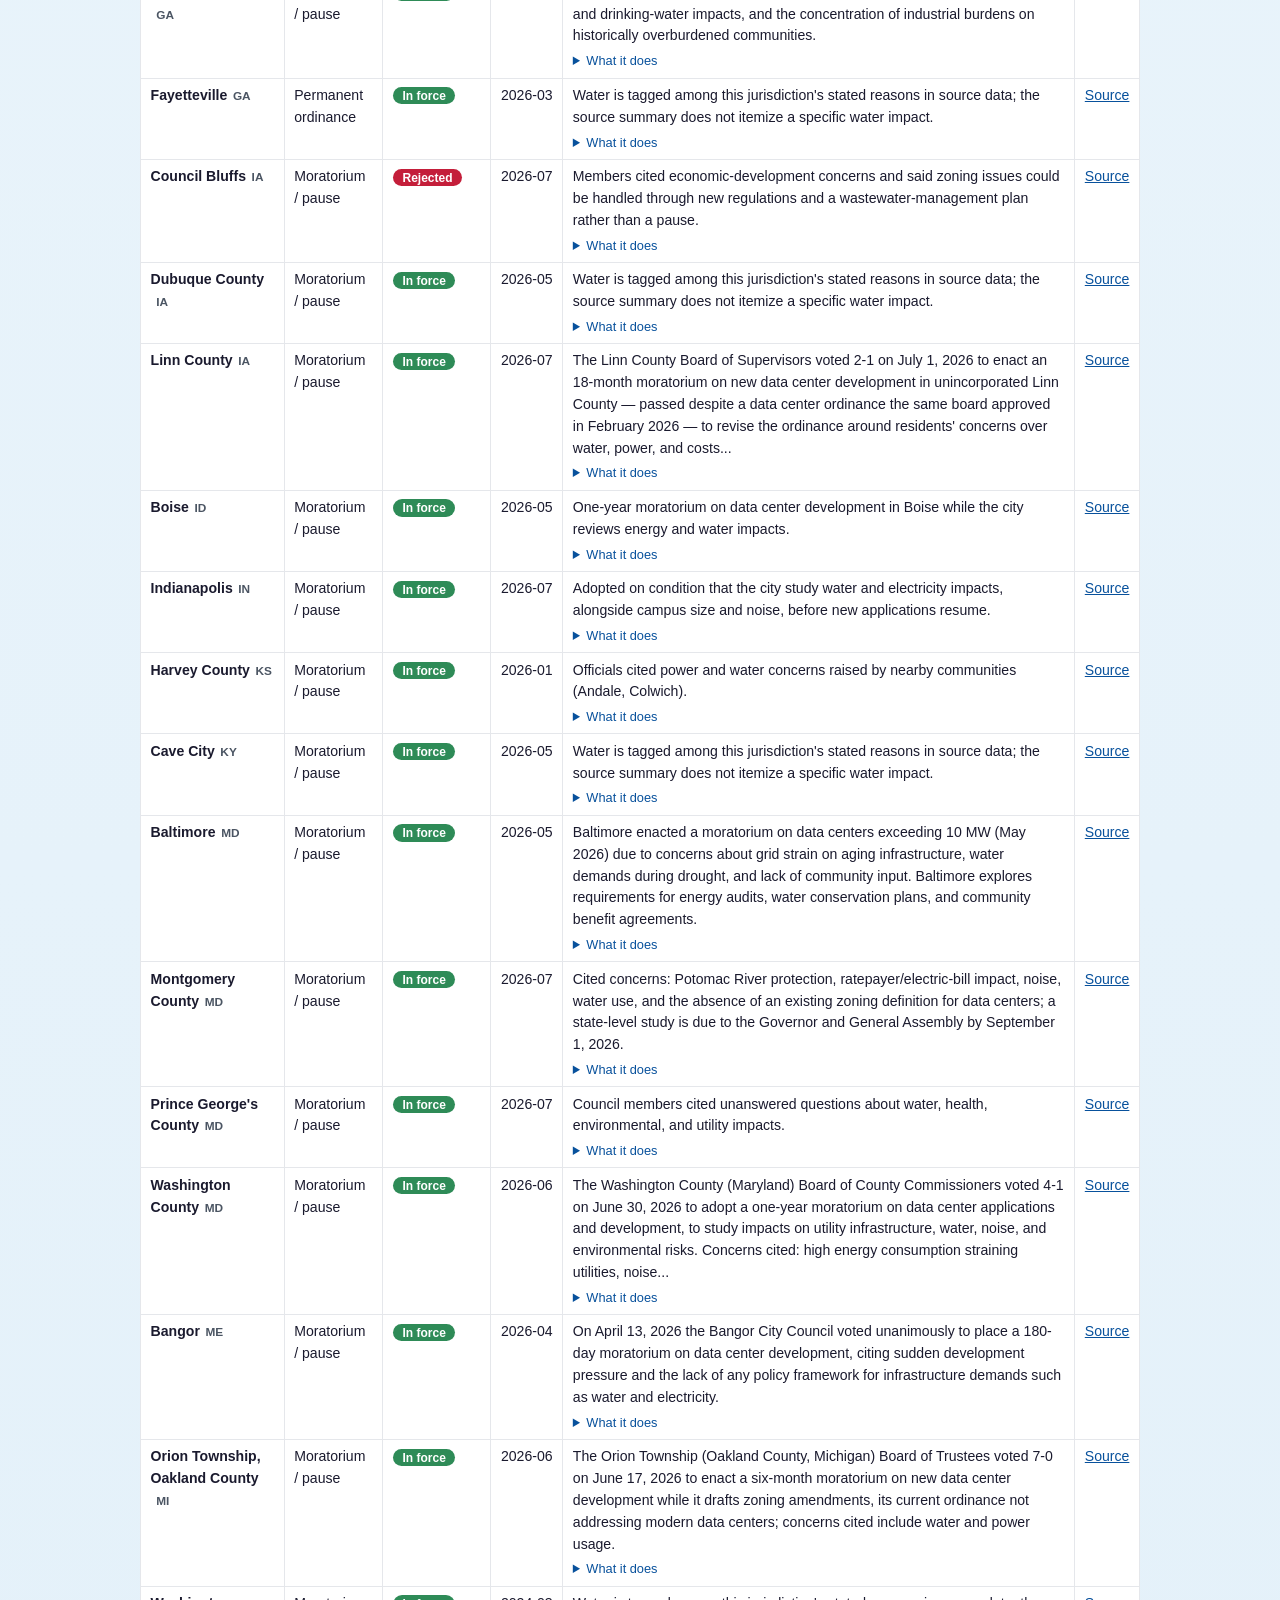
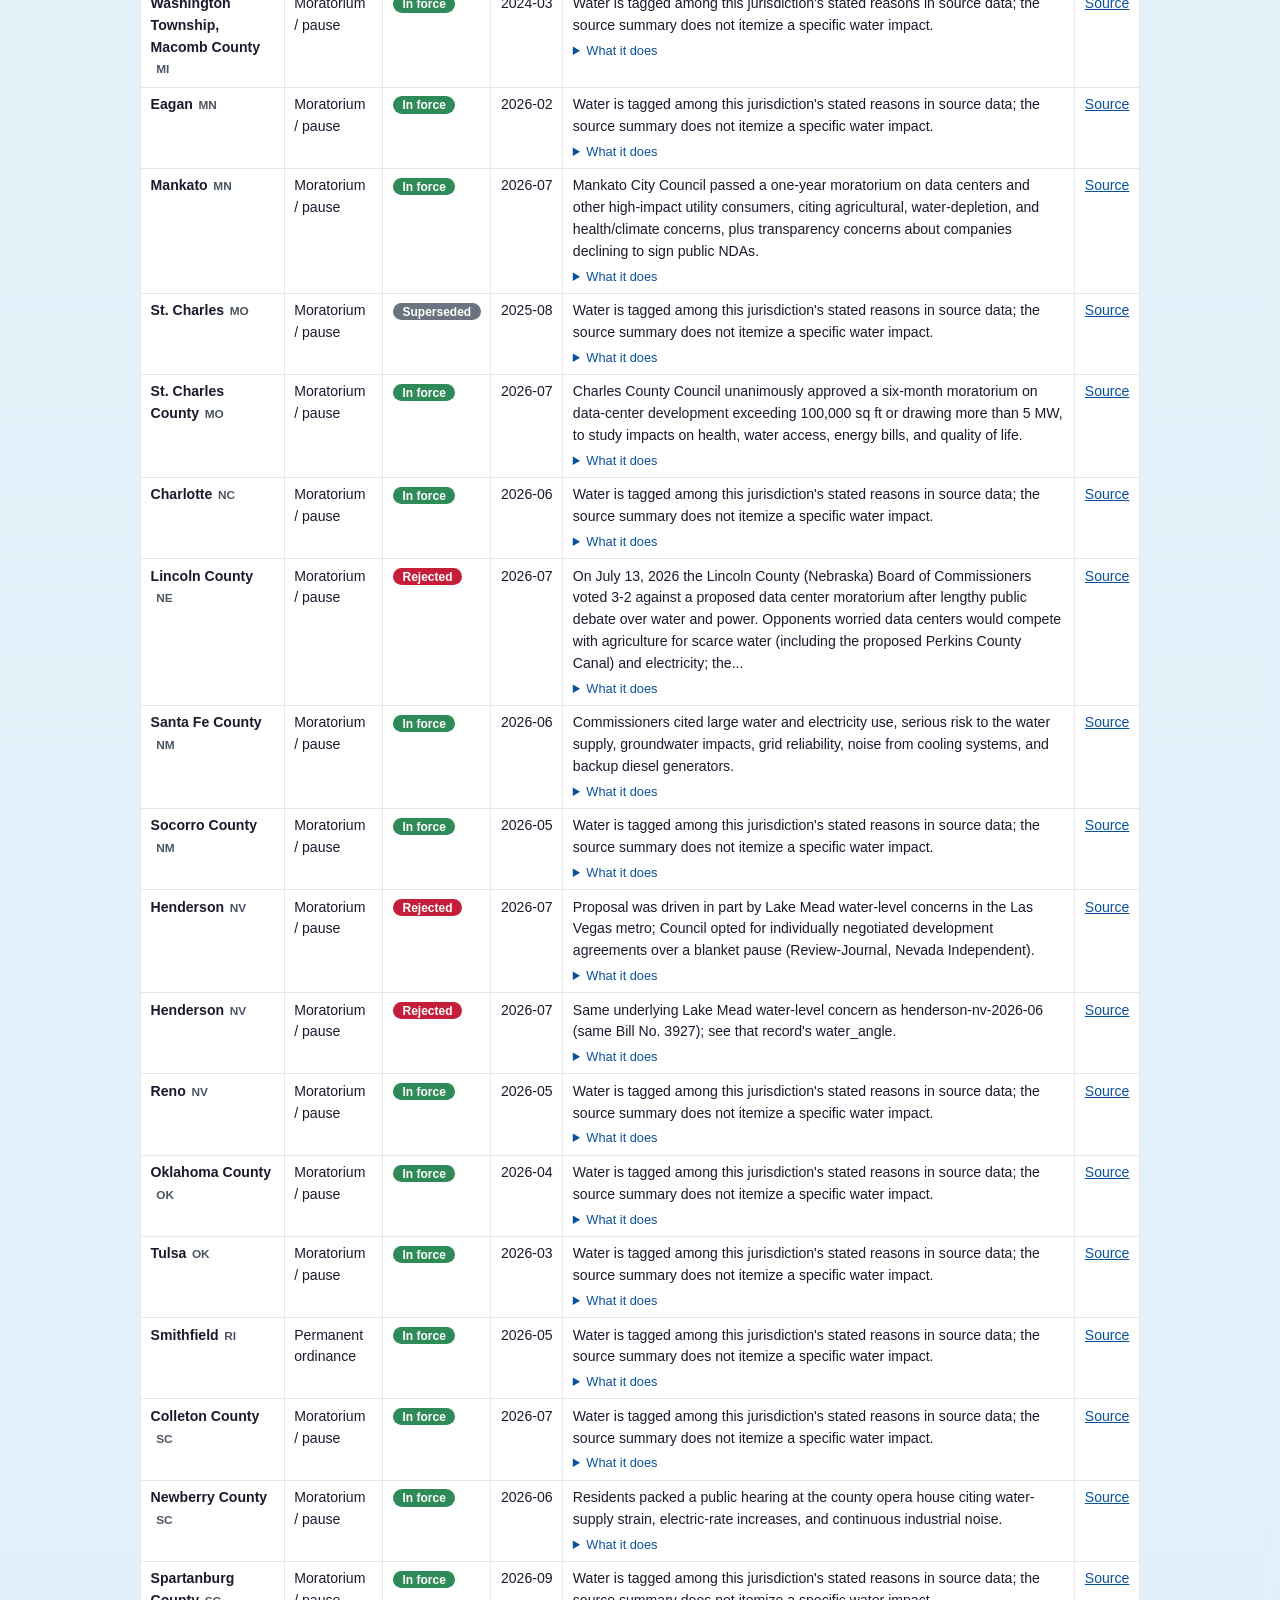
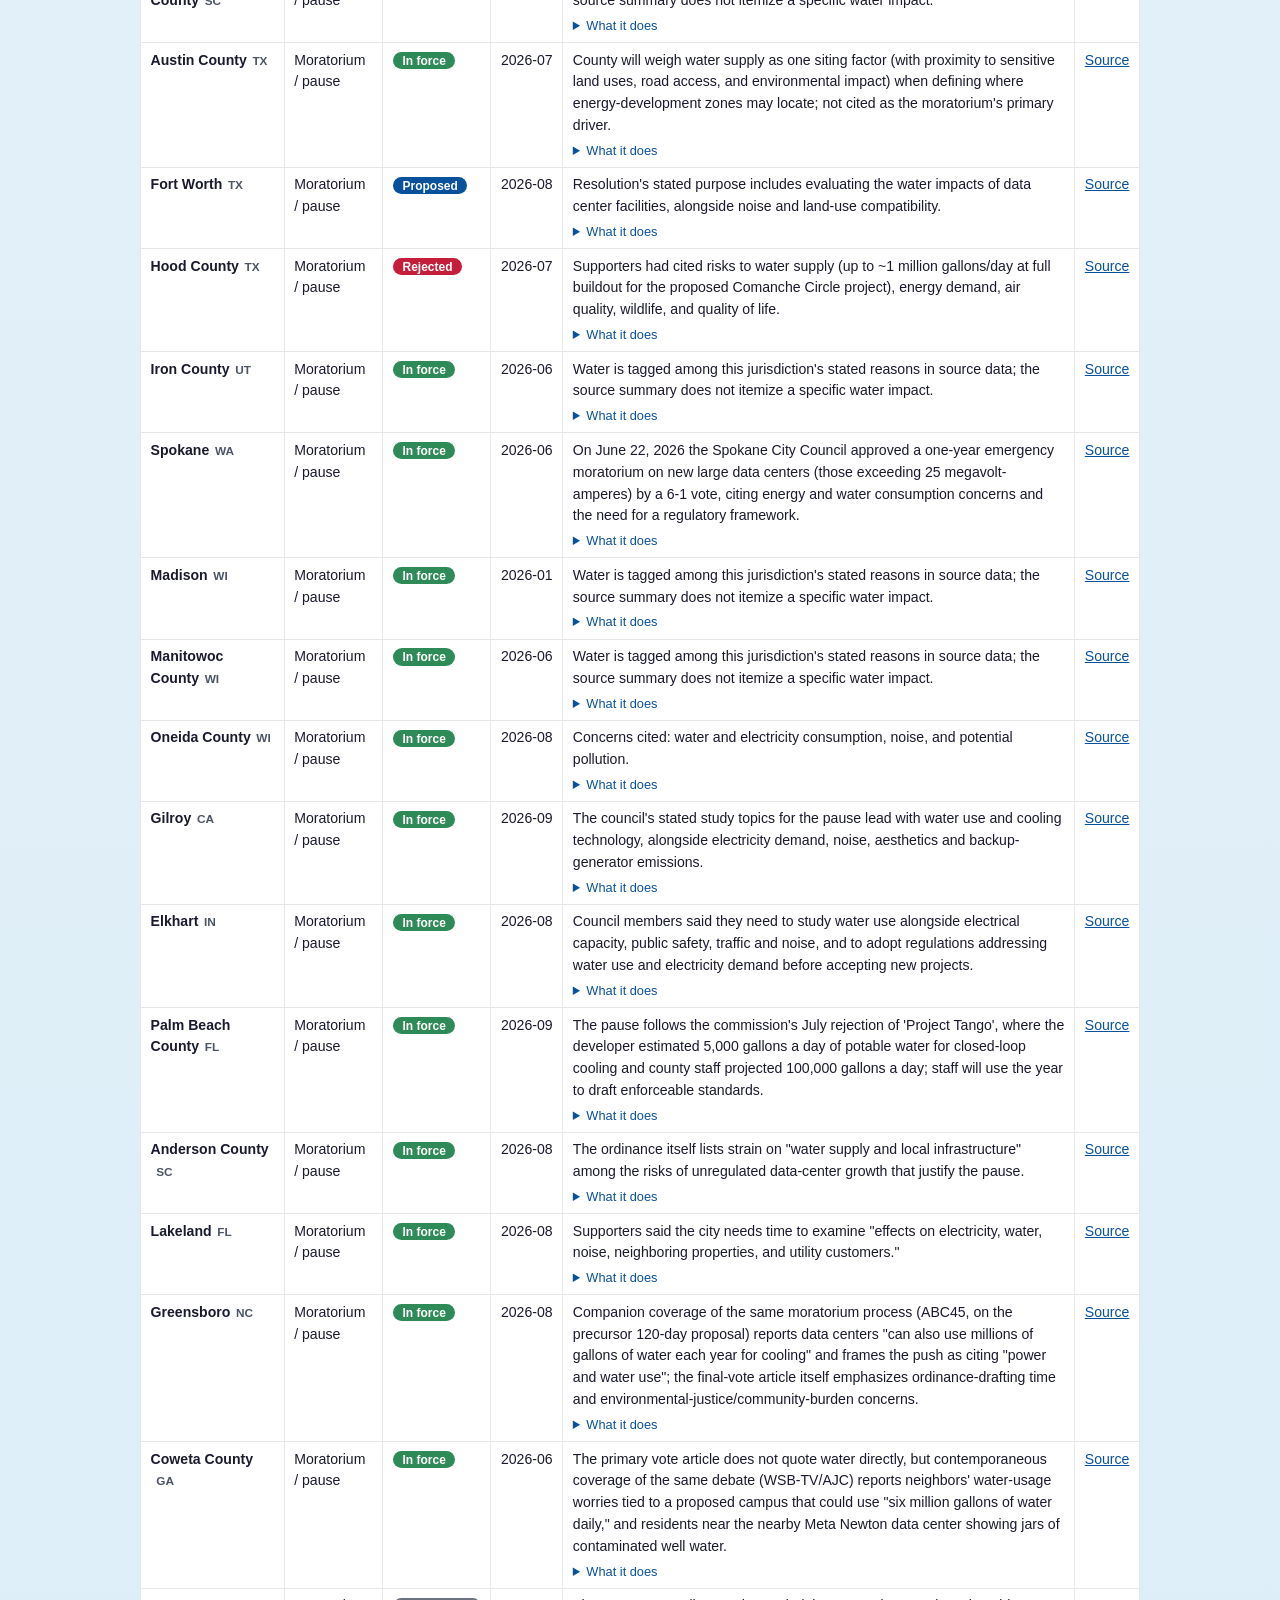
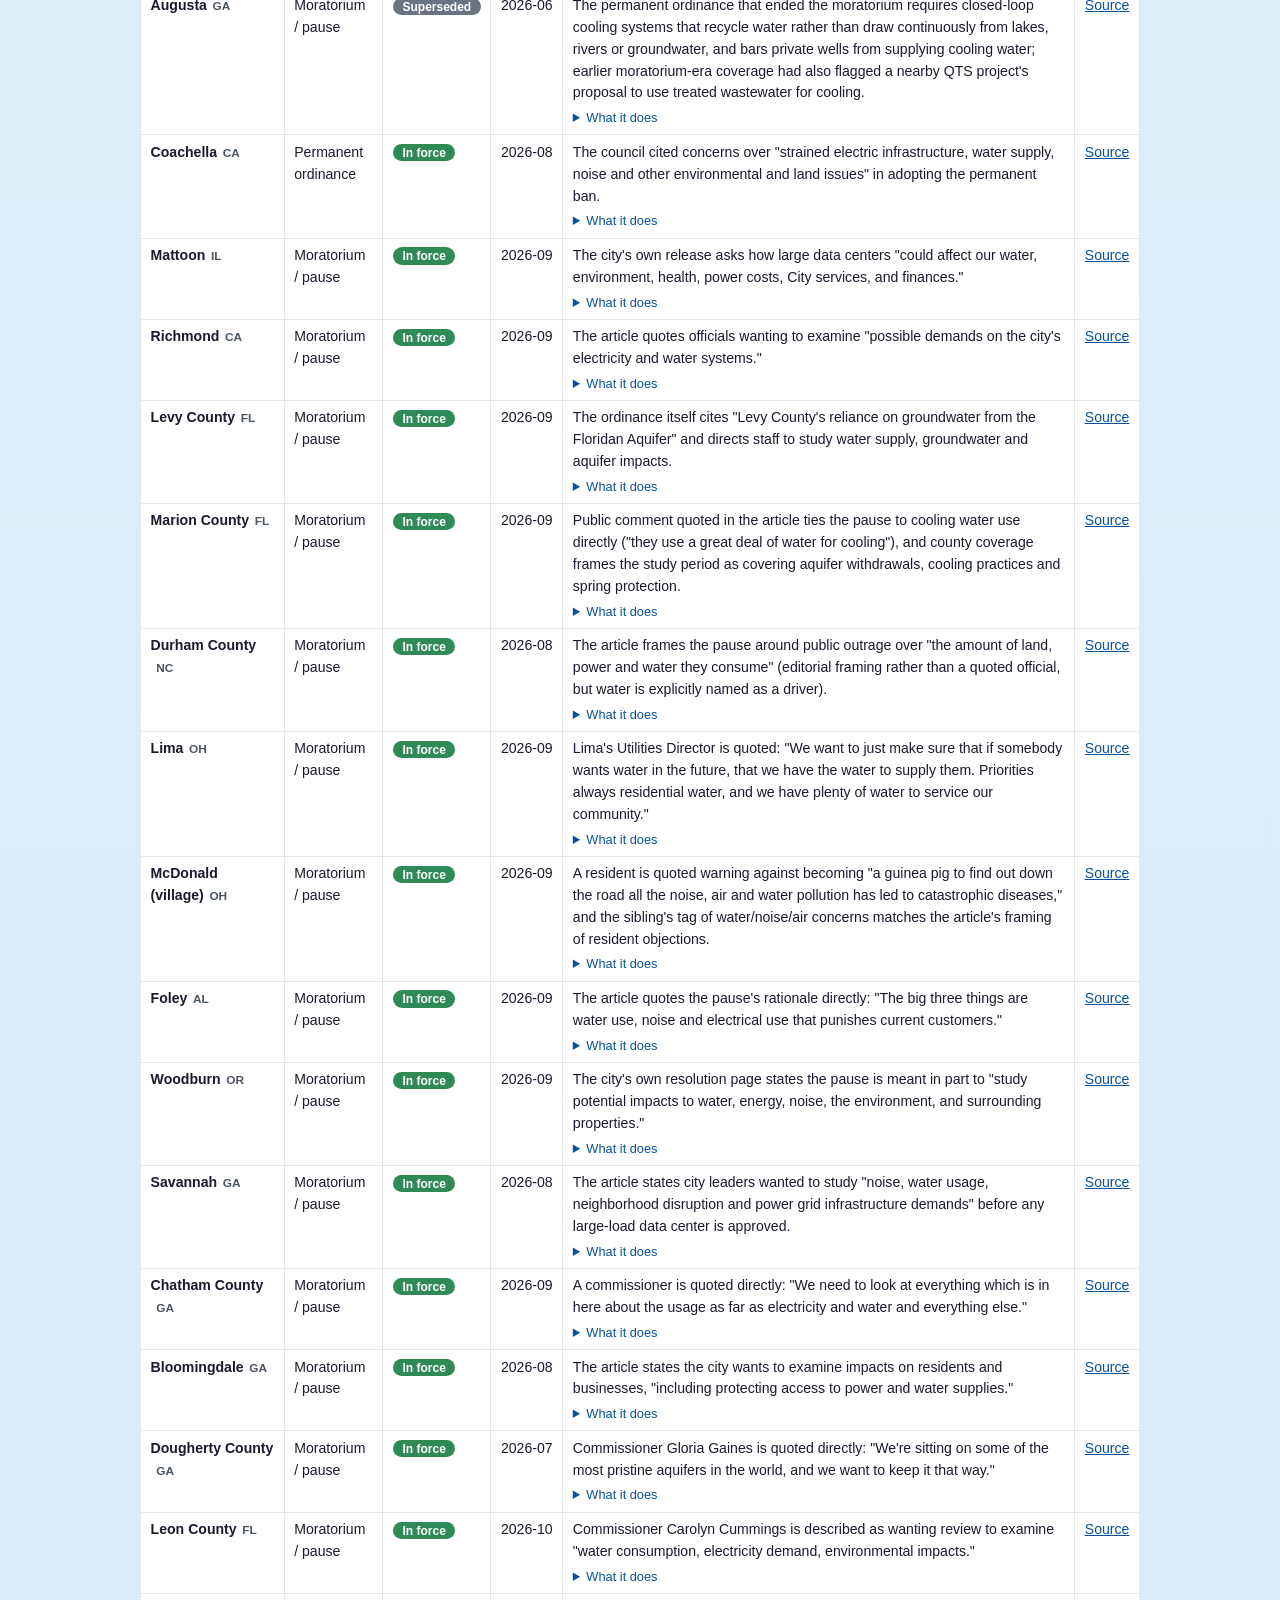
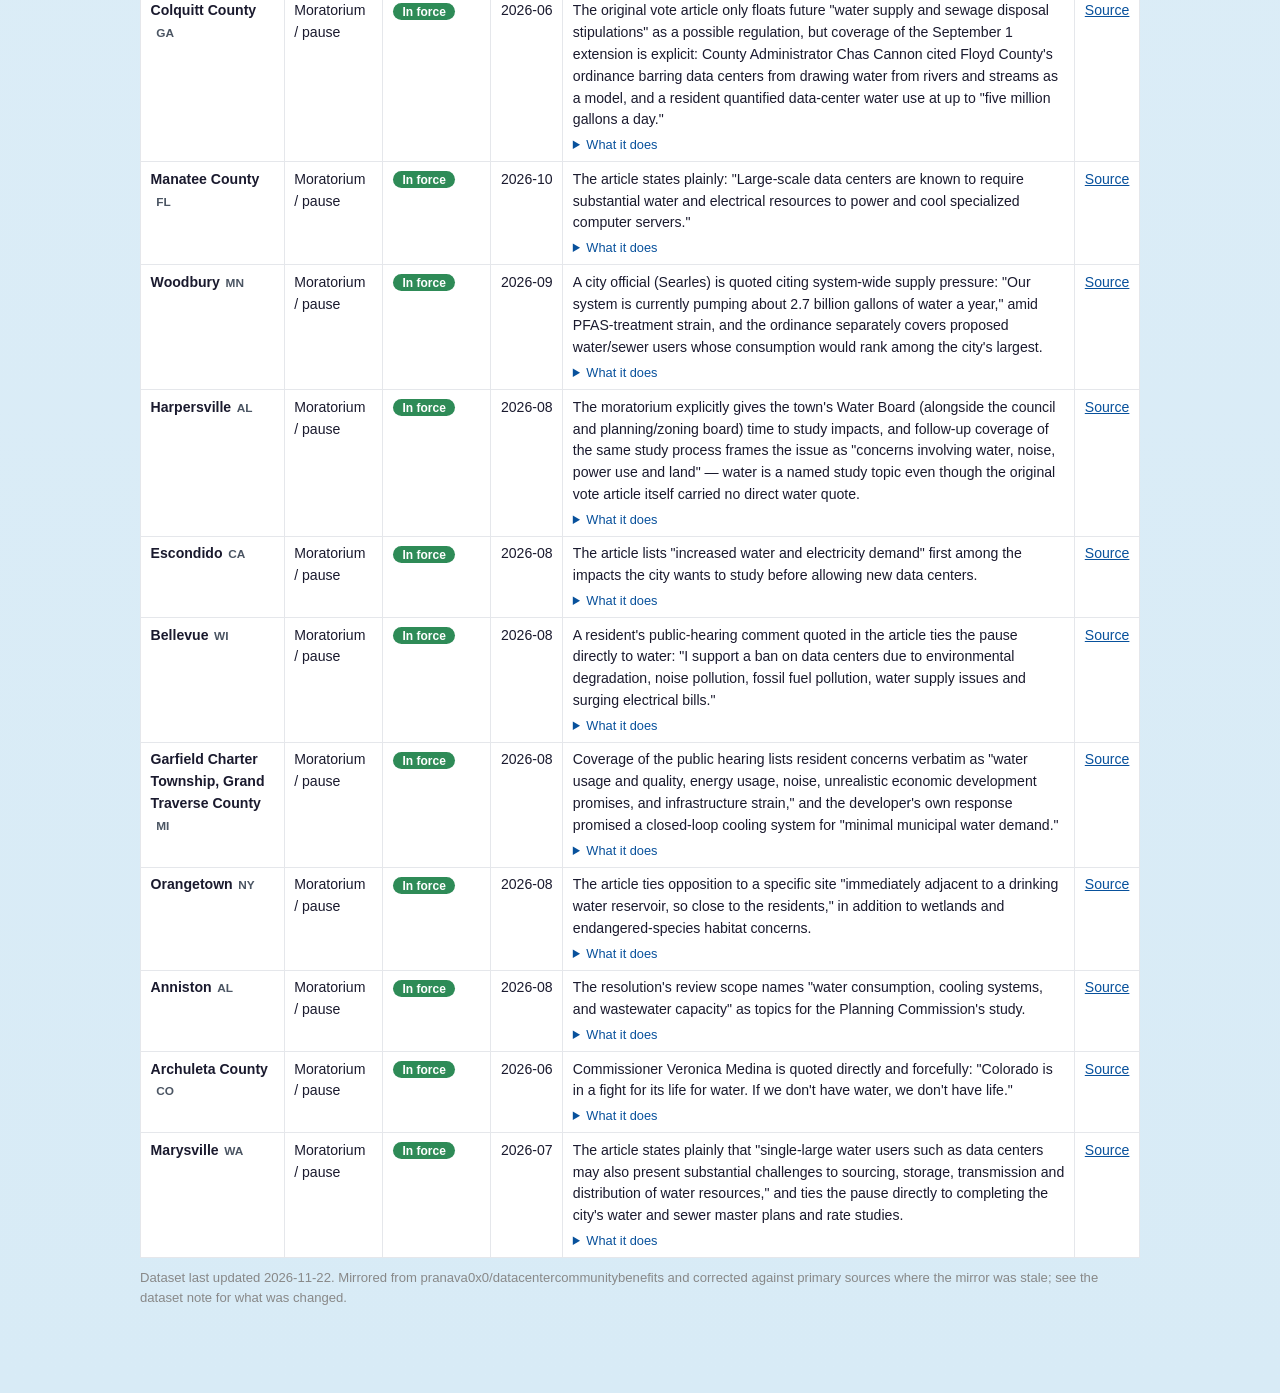
<file: pages/tab-states.html>
<!doctype html>
<html lang="en">
<head>
<meta charset="utf-8">
<meta name="viewport" content="width=device-width, initial-scale=1">
<title>States &amp; Localities — Data Center Water Use Tracker</title>
<meta name="description" content="Tracking how US data centers draw, discharge, and disclose cooling water — permits, enforcement, statutes, and state and local policy, from public records.">
<link rel="stylesheet" href="site.css">
<script>document.documentElement.classList.add('js')</script>
<!-- No script: every Water Cases part (and any other sub-panel) shows at once. -->
<noscript><style>.subtabpanel[hidden]{display:block}</style></noscript>
<script src="site.js" defer></script>
</head>
<body>
<div class="wrap">
  <p class="tab-page-nav"><a href="index.html#panel-states">Data Center Water Use Tracker</a>
  — this is one section of the tracker, on a page of its own.</p>
  <div class="tabpanel" id="panel-states" role="tabpanel">
<section class="panel">
  <h2>States &amp; Localities</h2>
  <p class="lead">What each state and locality is actually doing about data-center water: everything that moved in the last four months, a per-state rollup of the instruments this tracker follows, and the county and city measures the legislation tracker is too coarse to hold.</p>
  <div class="hero src-hero"><div class="metric"><div class="metric-label">States active</div><div class="metric-value">42</div><div class="metric-sub">at least one tracked measure</div></div><div class="metric"><div class="metric-label">Local actions tracked</div><div class="metric-value">125</div><div class="metric-sub">county, city and town</div></div><div class="metric"><div class="metric-label">Newest action</div><div class="metric-value">2026-10-01</div><div class="metric-sub">most recent movement</div></div></div>
  <nav class="jumpnav" aria-label="Sections on this tab"><a class="jump-link" href="#states-whatsnew">What&#x27;s new</a><a class="jump-link" href="#states-rollup">State rollup (42)</a><a class="jump-link" href="#states-local">County &amp; city (125)</a></nav>
</section>

<section class="panel">
  <h3 class="solution-cat-header" id="states-whatsnew">What's new — last 120 days</h3>
  <p class="solution-cat-desc">State and local movement only; federal bills are
  on the Legislation tab. An instrument moves when its timeline gains an event
  that has already happened, not when a future deadline is recorded.</p>
  <p class="count-line"><strong>51 movements</strong> in the last 120 days — showing the 20 most recent.</p><div class="whatsnew"><div class="whatsnew-row"><div class="whatsnew-date">2026-10-01</div><div class="whatsnew-body"><span class="whatsnew-place">Virginia</span> <span class="whatsnew-name"><a href="tab-legislation.html#bill-va-deq-waterworks-data-center-reporting-regulations">VA DEQ waterworks data-center reporting regulations</a></span> <span class="cwa-status-pill" style="background:#2e8b57">Enacted</span><div class="whatsnew-detail">Separate SCC budget report published</div></div></div><div class="whatsnew-row"><div class="whatsnew-date">2026-10</div><div class="whatsnew-body"><span class="whatsnew-place">Manatee County, FL</span> <span class="whatsnew-name"><a href="https://www.mysuncoast.com/2026/10/08/manatee-county-approves-one-year-moratorium-data-centers/" target="_blank" rel="noopener">Manatee County</a></span> <span class="cwa-status-pill" style="background:#2e8b57">In force</span><div class="whatsnew-detail">The article states plainly: &quot;Large-scale data centers are known to require substantial water and electrical resources to power and cool specialized computer servers.&quot;</div></div></div><div class="whatsnew-row"><div class="whatsnew-date">2026-10</div><div class="whatsnew-body"><span class="whatsnew-place">Leon County, FL</span> <span class="whatsnew-name"><a href="https://www.wctv.tv/2026/10/13/leon-county-commission-officially-adopts-data-center-moratorium/" target="_blank" rel="noopener">Leon County</a></span> <span class="cwa-status-pill" style="background:#2e8b57">In force</span><div class="whatsnew-detail">Commissioner Carolyn Cummings is described as wanting review to examine &quot;water consumption, electricity demand, environmental impacts.&quot;</div></div></div><div class="whatsnew-row"><div class="whatsnew-date">2026-09-24</div><div class="whatsnew-body"><span class="whatsnew-place">Texas</span> <span class="whatsnew-name"><a href="tab-legislation.html#bill-tx-puc-energy-and-water-use-survey-data-centers">TX PUC Energy and Water Use Survey (data centers)</a></span> <span class="cwa-status-pill" style="background:#08519c">Introduced</span><div class="whatsnew-detail">Attorney General investigation</div></div></div><div class="whatsnew-row"><div class="whatsnew-date">2026-09-21</div><div class="whatsnew-body"><span class="whatsnew-place">California</span> <span class="whatsnew-name"><a href="tab-legislation.html#bill-ca-sb-887">CA SB 887</a></span> <span class="cwa-status-pill" style="background:#2e8b57">Enacted</span><div class="whatsnew-detail">Signed and chaptered</div></div></div><div class="whatsnew-row"><div class="whatsnew-date">2026-09-21</div><div class="whatsnew-body"><span class="whatsnew-place">California</span> <span class="whatsnew-name"><a href="tab-legislation.html#bill-ca-ab-2619">CA AB 2619</a></span> <span class="cwa-status-pill" style="background:#2e8b57">Enacted</span><div class="whatsnew-detail">Signed and chaptered</div></div></div><div class="whatsnew-row"><div class="whatsnew-date">2026-09-21</div><div class="whatsnew-body"><span class="whatsnew-place">California</span> <span class="whatsnew-name"><a href="tab-legislation.html#bill-ca-ab-2469">CA AB 2469</a></span> <span class="cwa-status-pill" style="background:#2e8b57">Enacted</span><div class="whatsnew-detail">Signed</div></div></div><div class="whatsnew-row"><div class="whatsnew-date">2026-09-21</div><div class="whatsnew-body"><span class="whatsnew-place">California</span> <span class="whatsnew-name"><a href="tab-legislation.html#bill-ca-ab-1577">CA AB 1577</a></span> <span class="cwa-status-pill" style="background:#2e8b57">Enacted</span><div class="whatsnew-detail">Signed and chaptered</div></div></div><div class="whatsnew-row"><div class="whatsnew-date">2026-09-18</div><div class="whatsnew-body"><span class="whatsnew-place">Virginia</span> <span class="whatsnew-name"><a href="tab-legislation.html#bill-va-eo-22-2026">VA EO 22 (2026)</a></span> <span class="cwa-status-pill" style="background:#2e8b57">Enacted</span><div class="whatsnew-detail">Signed</div></div></div><div class="whatsnew-row"><div class="whatsnew-date">2026-09-18</div><div class="whatsnew-body"><span class="whatsnew-place">Nevada</span> <span class="whatsnew-name"><a href="tab-legislation.html#bill-nv-eo-2026-005">NV EO 2026-005</a></span> <span class="cwa-status-pill" style="background:#2e8b57">Enacted</span><div class="whatsnew-detail">Signed</div></div></div><div class="whatsnew-row"><div class="whatsnew-date">2026-09-08</div><div class="whatsnew-body"><span class="whatsnew-place">Oregon</span> <span class="whatsnew-name"><a href="tab-legislation.html#bill-or-2026-state-land-data-center-pause">OR 2026 state-land data center pause</a></span> <span class="cwa-status-pill" style="background:#2e8b57">Enacted</span><div class="whatsnew-detail">State-agency pause begins</div></div></div><div class="whatsnew-row"><div class="whatsnew-date">2026-09-08</div><div class="whatsnew-body"><span class="whatsnew-place">Massachusetts</span> <span class="whatsnew-name"><a href="tab-legislation.html#bill-ma-eo-658">MA EO 658</a></span> <span class="cwa-status-pill" style="background:#2e8b57">Enacted</span><div class="whatsnew-detail">Signed</div></div></div><div class="whatsnew-row"><div class="whatsnew-date">2026-09</div><div class="whatsnew-body"><span class="whatsnew-place">Woodbury, MN</span> <span class="whatsnew-name"><a href="https://woodburynewsnet.org/8110/business/woodbury-approves-data-center-moratorium-after-questions-about-water-power/" target="_blank" rel="noopener">Woodbury</a></span> <span class="cwa-status-pill" style="background:#2e8b57">In force</span><div class="whatsnew-detail">A city official (Searles) is quoted citing system-wide supply pressure: &quot;Our system is currently pumping about 2.7 billion gallons of water a year,&quot; amid PFAS-treatment strain, and the ordinance separately covers proposed water/sewer users whose consumption would rank among the city&#x27;s largest.</div></div></div><div class="whatsnew-row"><div class="whatsnew-date">2026-09</div><div class="whatsnew-body"><span class="whatsnew-place">Woodburn, OR</span> <span class="whatsnew-name"><a href="https://woodburn-or.gov/1133/Data-Center-Moratorium" target="_blank" rel="noopener">Woodburn</a></span> <span class="cwa-status-pill" style="background:#2e8b57">In force</span><div class="whatsnew-detail">The city&#x27;s own resolution page states the pause is meant in part to &quot;study potential impacts to water, energy, noise, the environment, and surrounding properties.&quot;</div></div></div><div class="whatsnew-row"><div class="whatsnew-date">2026-09</div><div class="whatsnew-body"><span class="whatsnew-place">Spartanburg County, SC</span> <span class="whatsnew-name"><a href="https://www.foxcarolina.com/2026/09/22/spartanburg-county-council-passes-data-center-moratorium-with-several-amendments/" target="_blank" rel="noopener">Spartanburg County</a></span> <span class="cwa-status-pill" style="background:#2e8b57">In force</span><div class="whatsnew-detail">Water is tagged among this jurisdiction&#x27;s stated reasons in source data; the source summary does not itemize a specific water impact.</div></div></div><div class="whatsnew-row"><div class="whatsnew-date">2026-09</div><div class="whatsnew-body"><span class="whatsnew-place">Richmond, CA</span> <span class="whatsnew-name"><a href="https://www.kalw.org/bay-area-news/2026-09-16/richmond-approves-pause-on-developing-new-data-centers" target="_blank" rel="noopener">Richmond</a></span> <span class="cwa-status-pill" style="background:#2e8b57">In force</span><div class="whatsnew-detail">The article quotes officials wanting to examine &quot;possible demands on the city&#x27;s electricity and water systems.&quot;</div></div></div><div class="whatsnew-row"><div class="whatsnew-date">2026-09</div><div class="whatsnew-body"><span class="whatsnew-place">Palm Beach County, FL</span> <span class="whatsnew-name"><a href="https://www.wflx.com/2026/09/24/palm-beach-county-commissioners-unanimously-approve-moratorium-new-hyperscale-ai-data-centers/" target="_blank" rel="noopener">Palm Beach County</a></span> <span class="cwa-status-pill" style="background:#2e8b57">In force</span><div class="whatsnew-detail">The pause follows the commission&#x27;s July rejection of &#x27;Project Tango&#x27;, where the developer estimated 5,000 gallons a day of potable water for closed-loop cooling and county staff projected 100,000 gallons a day; staff will use the year to draft enforceable standards.</div></div></div><div class="whatsnew-row"><div class="whatsnew-date">2026-09</div><div class="whatsnew-body"><span class="whatsnew-place">McDonald (village), OH</span> <span class="whatsnew-name"><a href="https://www.vindy.com/news/local-news/2026/09/mcdonald-council-places-moratorium-on-data-centers/" target="_blank" rel="noopener">McDonald (village)</a></span> <span class="cwa-status-pill" style="background:#2e8b57">In force</span><div class="whatsnew-detail">A resident is quoted warning against becoming &quot;a guinea pig to find out down the road all the noise, air and water pollution has led to catastrophic diseases,&quot; and the sibling&#x27;s tag of water/noise/air concerns matches the article&#x27;s framing of resident objections.</div></div></div><div class="whatsnew-row"><div class="whatsnew-date">2026-09</div><div class="whatsnew-body"><span class="whatsnew-place">Mattoon, IL</span> <span class="whatsnew-name"><a href="https://mattoon.illinois.gov/city-news/city-council-passes-data-center-moratorium/" target="_blank" rel="noopener">Mattoon</a></span> <span class="cwa-status-pill" style="background:#2e8b57">In force</span><div class="whatsnew-detail">The city&#x27;s own release asks how large data centers &quot;could affect our water, environment, health, power costs, City services, and finances.&quot;</div></div></div><div class="whatsnew-row"><div class="whatsnew-date">2026-09-01</div><div class="whatsnew-body"><span class="whatsnew-place">Maryland</span> <span class="whatsnew-name"><a href="tab-legislation.html#bill-md-hb-270-sb-116">MD HB 270 / SB 116</a></span> <span class="cwa-status-pill" style="background:#2e8b57">Enacted</span><div class="whatsnew-detail">Report due</div></div></div></div>
</section>

<section class="panel">
  <h3 class="solution-cat-header" id="states-rollup">State rollup</h3>
  <p class="solution-cat-desc">Activity-based, not exhaustive: a state is here
  because something tracked happened in it. An absent state means nothing has
  been tracked there, not that nothing is happening. Instrument names link into
  the Legislation tab.</p>
  <div class="state-grid"><div class="state-card"><div class="state-card-head"><span class="state-card-name">Virginia</span><span class="state-card-date">2026-10-01</span></div><div class="state-counts"><span class="state-count"><strong style="color:#2e8b57">6</strong> Enacted</span><span class="state-count"><strong style="color:#08519c">1</strong> Introduced</span><span class="state-count"><strong>1</strong> local (0 water)</span></div><div class="state-chips"><span class="bill-principle-chip">Transparency</span><span class="bill-principle-chip">Best-practice guidance</span><span class="bill-principle-chip">Preemptive review</span></div><div class="state-links"><a href="tab-legislation.html#bill-loudoun-county-zoam-2025">Loudoun County ZOAM 2025</a> · <a href="tab-legislation.html#bill-qts-richmond-technology-park-dc5-fast-41">QTS Richmond Technology Park DC5 (FAST-41)</a> · <a href="tab-legislation.html#bill-va-deq-eastern-virginia-groundwater-study">VA DEQ Eastern Virginia groundwater study</a> +4 more</div></div><div class="state-card"><div class="state-card-head"><span class="state-card-name">Florida</span><span class="state-card-date">2026-10</span></div><div class="state-counts"><span class="state-count"><strong style="color:#2e8b57">1</strong> Enacted</span><span class="state-count"><strong>15</strong> local (13 water)</span></div><div class="state-chips"><span class="bill-principle-chip">Conservation</span><span class="bill-principle-chip">Cost allocation</span><span class="bill-principle-chip">Permit oversight</span></div><div class="state-links"><a href="tab-legislation.html#bill-fl-sb-484">FL SB 484</a></div></div><div class="state-card"><div class="state-card-head"><span class="state-card-name">Texas</span><span class="state-card-date">2026-09-24</span></div><div class="state-counts"><span class="state-count"><strong style="color:#2e8b57">2</strong> Enacted</span><span class="state-count"><strong style="color:#08519c">1</strong> Introduced</span><span class="state-count"><strong>4</strong> local (3 water)</span></div><div class="state-chips"><span class="bill-principle-chip">Disclosure</span><span class="bill-principle-chip">Permit oversight</span><span class="bill-principle-chip">Cost allocation</span></div><div class="state-links"><a href="tab-legislation.html#bill-tx-eo-2026-08-data-center-audit">TX EO 2026-08 (data center audit)</a> · <a href="tab-legislation.html#bill-tx-sb-6">TX SB 6</a> · <a href="tab-legislation.html#bill-tx-puc-energy-and-water-use-survey-data-centers">TX PUC Energy and Water Use Survey (data centers)</a></div></div><div class="state-card"><div class="state-card-head"><span class="state-card-name">California</span><span class="state-card-date">2026-09-21</span></div><div class="state-counts"><span class="state-count"><strong style="color:#2e8b57">4</strong> Enacted</span><span class="state-count"><strong style="color:#c41e3a">1</strong> Failed / Vetoed</span><span class="state-count"><strong>7</strong> local (6 water)</span></div><div class="state-chips"><span class="bill-principle-chip">Transparency</span><span class="bill-principle-chip">Disclosure</span><span class="bill-principle-chip">Permit oversight</span></div><div class="state-links"><a href="tab-legislation.html#bill-ca-ab-1577">CA AB 1577</a> · <a href="tab-legislation.html#bill-ca-ab-2469">CA AB 2469</a> · <a href="tab-legislation.html#bill-ca-ab-2619">CA AB 2619</a> +2 more</div></div><div class="state-card"><div class="state-card-head"><span class="state-card-name">Nevada</span><span class="state-card-date">2026-09-18</span></div><div class="state-counts"><span class="state-count"><strong style="color:#2e8b57">1</strong> Enacted</span><span class="state-count"><strong>3</strong> local (3 water)</span></div><div class="state-chips"><span class="bill-principle-chip">Cost allocation</span><span class="bill-principle-chip">Permit oversight</span><span class="bill-principle-chip">Subsidy conditions</span></div><div class="state-links"><a href="tab-legislation.html#bill-nv-eo-2026-005">NV EO 2026-005</a></div></div><div class="state-card"><div class="state-card-head"><span class="state-card-name">Oregon</span><span class="state-card-date">2026-09-08</span></div><div class="state-counts"><span class="state-count"><strong style="color:#2e8b57">2</strong> Enacted</span><span class="state-count"><strong>1</strong> local (1 water)</span></div><div class="state-chips"><span class="bill-principle-chip">Conservation</span><span class="bill-principle-chip">Cost allocation</span><span class="bill-principle-chip">Disclosure</span></div><div class="state-links"><a href="tab-legislation.html#bill-or-2026-state-land-data-center-pause">OR 2026 state-land data center pause</a> · <a href="tab-legislation.html#bill-or-hb-3546">OR HB 3546</a></div></div><div class="state-card"><div class="state-card-head"><span class="state-card-name">Massachusetts</span><span class="state-card-date">2026-09-08</span></div><div class="state-counts"><span class="state-count"><strong style="color:#2e8b57">1</strong> Enacted</span><span class="state-count"><strong>1</strong> local (0 water)</span></div><div class="state-chips"><span class="bill-principle-chip">Best-practice guidance</span><span class="bill-principle-chip">Cost allocation</span><span class="bill-principle-chip">Permit oversight</span></div><div class="state-links"><a href="tab-legislation.html#bill-ma-eo-658">MA EO 658</a></div></div><div class="state-card"><div class="state-card-head"><span class="state-card-name">Maryland</span><span class="state-card-date">2026-09-01</span></div><div class="state-counts"><span class="state-count"><strong style="color:#2e8b57">3</strong> Enacted</span><span class="state-count"><strong>4</strong> local (4 water)</span></div><div class="state-chips"><span class="bill-principle-chip">Moratorium</span><span class="bill-principle-chip">Conservation</span><span class="bill-principle-chip">Disclosure</span></div><div class="state-links"><a href="tab-legislation.html#bill-md-hb-270-sb-116">MD HB 270 / SB 116</a> · <a href="tab-legislation.html#bill-prince-george-s-county-md-cb-2026-data-center-moratorium">Prince George&#x27;s County MD CB-2026 data center moratorium</a> · <a href="tab-legislation.html#bill-washington-county-md-data-center-moratorium">Washington County MD data center moratorium</a></div></div><div class="state-card"><div class="state-card-head"><span class="state-card-name">South Carolina</span><span class="state-card-date">2026-09</span></div><div class="state-counts"><span class="state-count"><strong style="color:#2e8b57">1</strong> Enacted</span><span class="state-count"><strong style="color:#08519c">3</strong> Introduced</span><span class="state-count"><strong>6</strong> local (4 water)</span></div><div class="state-chips"><span class="bill-principle-chip">Closed-loop cooling</span><span class="bill-principle-chip">Conservation</span><span class="bill-principle-chip">Disclosure</span></div><div class="state-links"><a href="tab-legislation.html#bill-york-county-sc-data-center-moratorium">York County SC data center moratorium</a> · <a href="tab-legislation.html#bill-sc-h-4583">SC H 4583</a> · <a href="tab-legislation.html#bill-sc-hb-4583">SC HB 4583</a> +1 more</div></div><div class="state-card"><div class="state-card-head"><span class="state-card-name">Ohio</span><span class="state-card-date">2026-09</span></div><div class="state-counts"><span class="state-count"><strong style="color:#08519c">3</strong> Introduced</span><span class="state-count"><strong style="color:#c41e3a">1</strong> Failed / Vetoed</span><span class="state-count"><strong>3</strong> local (2 water)</span></div><div class="state-chips"><span class="bill-principle-chip">Best-practice guidance</span><span class="bill-principle-chip">Cost allocation</span><span class="bill-principle-chip">Disclosure</span></div><div class="state-links"><a href="tab-legislation.html#bill-oh-hb-706">OH HB 706</a> · <a href="tab-legislation.html#bill-oh-hb-784">OH HB 784</a> · <a href="tab-legislation.html#bill-oh-sb-378">OH SB 378</a> +1 more</div></div><div class="state-card"><div class="state-card-head"><span class="state-card-name">Minnesota</span><span class="state-card-date">2026-09</span></div><div class="state-counts"><span class="state-count"><strong style="color:#2e8b57">1</strong> Enacted</span><span class="state-count"><strong>4</strong> local (3 water)</span></div><div class="state-chips"><span class="bill-principle-chip">Closed-loop cooling</span><span class="bill-principle-chip">Conservation</span><span class="bill-principle-chip">Cost allocation</span></div><div class="state-links"><a href="tab-legislation.html#bill-mn-hf-16">MN HF 16</a></div></div><div class="state-card"><div class="state-card-head"><span class="state-card-name">Illinois</span><span class="state-card-date">2026-09</span></div><div class="state-counts"><span class="state-count"><strong style="color:#08519c">1</strong> Introduced</span><span class="state-count"><strong style="color:#c41e3a">1</strong> Failed / Vetoed</span><span class="state-count"><strong>2</strong> local (1 water)</span></div><div class="state-chips"><span class="bill-principle-chip">Cost allocation</span><span class="bill-principle-chip">Transparency</span><span class="bill-principle-chip">Best-practice guidance</span></div><div class="state-links"><a href="tab-legislation.html#bill-il-sb-4016-hb-5513">IL SB 4016 / HB 5513</a> · <a href="tab-legislation.html#bill-il-sb-3830-power-act">IL SB 3830 (POWER Act)</a></div></div></div><details class="card-fold" data-collapsed="1" open><summary>Show the remaining 30 states</summary><div class="state-grid"><div class="state-card"><div class="state-card-head"><span class="state-card-name">Georgia</span><span class="state-card-date">2026-09</span></div><div class="state-counts"><span class="state-count"><strong style="color:#c41e3a">1</strong> Failed / Vetoed</span><span class="state-count"><strong>10</strong> local (10 water)</span></div><div class="state-chips"><span class="bill-principle-chip">Disclosure</span><span class="bill-principle-chip">NDA prohibition</span><span class="bill-principle-chip">Transparency</span></div><div class="state-links"><a href="tab-legislation.html#bill-ga-sb-421">GA SB 421</a></div></div><div class="state-card"><div class="state-card-head"><span class="state-card-name">Alabama</span><span class="state-card-date">2026-09</span></div><div class="state-counts"><span class="state-count"><strong style="color:#08519c">1</strong> Introduced</span><span class="state-count"><strong>5</strong> local (4 water)</span></div><div class="state-chips"><span class="bill-principle-chip">Cost allocation</span><span class="bill-principle-chip">Permit oversight</span><span class="bill-principle-chip">Subsidy conditions</span></div><div class="state-links"><a href="tab-legislation.html#bill-al-sb-270">AL SB 270</a></div></div><div class="state-card"><div class="state-card-head"><span class="state-card-name">Nebraska</span><span class="state-card-date">2026-08-19</span></div><div class="state-counts"><span class="state-count"><strong style="color:#2e8b57">1</strong> Enacted</span><span class="state-count"><strong>1</strong> local (1 water)</span></div><div class="state-chips"><span class="bill-principle-chip">Preemptive review</span><span class="bill-principle-chip">Subsidy conditions</span></div><div class="state-links"><a href="tab-legislation.html#bill-ne-eo-26-17">NE EO 26-17</a></div></div><div class="state-card"><div class="state-card-head"><span class="state-card-name">Pennsylvania</span><span class="state-card-date">2026-08-18</span></div><div class="state-counts"><span class="state-count"><strong style="color:#2e8b57">1</strong> Enacted</span><span class="state-count"><strong style="color:#08519c">2</strong> Introduced</span><span class="state-count"><strong>1</strong> local (0 water)</span></div><div class="state-chips"><span class="bill-principle-chip">Disclosure</span><span class="bill-principle-chip">Permit oversight</span><span class="bill-principle-chip">Preemptive review</span></div><div class="state-links"><a href="tab-legislation.html#bill-pa-eo-2026-05">PA EO 2026-05</a> · <a href="tab-legislation.html#bill-pa-hb-2150">PA HB 2150</a> · <a href="tab-legislation.html#bill-pa-hb-2246">PA HB 2246</a></div></div><div class="state-card"><div class="state-card-head"><span class="state-card-name">Kentucky</span><span class="state-card-date">2026-08-18</span></div><div class="state-counts"><span class="state-count"><strong style="color:#2e8b57">1</strong> Enacted</span><span class="state-count"><strong>3</strong> local (1 water)</span></div><div class="state-chips"><span class="bill-principle-chip">Cost allocation</span><span class="bill-principle-chip">Permit oversight</span></div><div class="state-links"><a href="tab-legislation.html#bill-ky-eo-2026-494">KY EO 2026-494</a></div></div><div class="state-card"><div class="state-card-head"><span class="state-card-name">Wisconsin</span><span class="state-card-date">2026-08</span></div><div class="state-counts"><span class="state-count"><strong style="color:#c41e3a">1</strong> Failed / Vetoed</span><span class="state-count"><strong>4</strong> local (4 water)</span></div><div class="state-chips"><span class="bill-principle-chip">Closed-loop cooling</span><span class="bill-principle-chip">Cost allocation</span><span class="bill-principle-chip">Disclosure</span></div><div class="state-links"><a href="tab-legislation.html#bill-wi-ab-840-sb-843">WI AB 840 / SB 843</a></div></div><div class="state-card"><div class="state-card-head"><span class="state-card-name">New York</span><span class="state-card-date">2026-08</span></div><div class="state-counts"><span class="state-count"><strong style="color:#2e8b57">1</strong> Enacted</span><span class="state-count"><strong style="color:#08519c">4</strong> Introduced</span><span class="state-count"><strong>1</strong> local (1 water)</span></div><div class="state-chips"><span class="bill-principle-chip">Cost allocation</span><span class="bill-principle-chip">Disclosure</span><span class="bill-principle-chip">Moratorium</span></div><div class="state-links"><a href="tab-legislation.html#bill-ny-eo-62">NY EO 62</a> · <a href="tab-legislation.html#bill-ny-dps-data-center-impact-report-eo-62">NY DPS Data Center Impact Report (EO 62)</a> · <a href="tab-legislation.html#bill-ny-s10642-a11560">NY S10642 / A11560</a> +2 more</div></div><div class="state-card"><div class="state-card-head"><span class="state-card-name">North Carolina</span><span class="state-card-date">2026-08</span></div><div class="state-counts"><span class="state-count"><strong style="color:#08519c">1</strong> Introduced</span><span class="state-count"><strong>4</strong> local (3 water)</span></div><div class="state-chips"><span class="bill-principle-chip">Conservation</span><span class="bill-principle-chip">Subsidy conditions</span><span class="bill-principle-chip">Transparency</span></div><div class="state-links"><a href="tab-legislation.html#bill-nc-hb-1063">NC HB 1063</a></div></div><div class="state-card"><div class="state-card-head"><span class="state-card-name">Michigan</span><span class="state-card-date">2026-08</span></div><div class="state-counts"><span class="state-count"><strong style="color:#08519c">3</strong> Introduced</span><span class="state-count"><strong>6</strong> local (3 water)</span></div><div class="state-chips"><span class="bill-principle-chip">Permit oversight</span><span class="bill-principle-chip">Disclosure</span><span class="bill-principle-chip">Conservation</span></div><div class="state-links"><a href="tab-legislation.html#bill-mi-sb-1018-1020">MI SB 1018-1020</a> · <a href="tab-legislation.html#bill-mi-sb-1046-1050">MI SB 1046-1050</a> · <a href="tab-legislation.html#bill-mi-sb-762">MI SB 762</a></div></div><div class="state-card"><div class="state-card-head"><span class="state-card-name">Indiana</span><span class="state-card-date">2026-08</span></div><div class="state-counts"><span class="state-count"><strong style="color:#c41e3a">2</strong> Failed / Vetoed</span><span class="state-count"><strong>6</strong> local (2 water)</span></div><div class="state-chips"><span class="bill-principle-chip">Disclosure</span><span class="bill-principle-chip">Permit oversight</span><span class="bill-principle-chip">Transparency</span></div><div class="state-links"><a href="tab-legislation.html#bill-in-hb-1043">IN HB 1043</a> · <a href="tab-legislation.html#bill-in-sb-79">IN SB 79</a></div></div><div class="state-card"><div class="state-card-head"><span class="state-card-name">New Mexico</span><span class="state-card-date">2026-07-02</span></div><div class="state-counts"><span class="state-count"><strong style="color:#2e8b57">1</strong> Enacted</span><span class="state-count"><strong>2</strong> local (2 water)</span></div><div class="state-chips"><span class="bill-principle-chip">Moratorium</span><span class="bill-principle-chip">Preemptive review</span></div><div class="state-links"><a href="tab-legislation.html#bill-santa-fe-county-nm-data-center-moratorium">Santa Fe County NM data center moratorium</a></div></div><div class="state-card"><div class="state-card-head"><span class="state-card-name">Utah</span><span class="state-card-date">2026-07-01</span></div><div class="state-counts"><span class="state-count"><strong style="color:#2e8b57">2</strong> Enacted</span><span class="state-count"><strong>1</strong> local (1 water)</span></div><div class="state-chips"><span class="bill-principle-chip">Transparency</span><span class="bill-principle-chip">Cost allocation</span><span class="bill-principle-chip">Disclosure</span></div><div class="state-links"><a href="tab-legislation.html#bill-ut-eo-2026-03">UT EO 2026-03</a> · <a href="tab-legislation.html#bill-ut-hb-76">UT HB 76</a></div></div><div class="state-card"><div class="state-card-head"><span class="state-card-name">Washington</span><span class="state-card-date">2026-07</span></div><div class="state-counts"><span class="state-count"><strong style="color:#c41e3a">1</strong> Failed / Vetoed</span><span class="state-count"><strong>3</strong> local (2 water)</span></div><div class="state-chips"><span class="bill-principle-chip">Best-practice guidance</span><span class="bill-principle-chip">Cost allocation</span><span class="bill-principle-chip">Disclosure</span></div><div class="state-links"><a href="tab-legislation.html#bill-wa-hb-2515">WA HB 2515</a></div></div><div class="state-card"><div class="state-card-head"><span class="state-card-name">Mississippi</span><span class="state-card-date">2026-07</span></div><div class="state-counts"><span class="state-count"><strong>1</strong> local (0 water)</span></div></div><div class="state-card"><div class="state-card-head"><span class="state-card-name">Missouri</span><span class="state-card-date">2026-07</span></div><div class="state-counts"><span class="state-count"><strong>2</strong> local (2 water)</span></div></div><div class="state-card"><div class="state-card-head"><span class="state-card-name">Iowa</span><span class="state-card-date">2026-07</span></div><div class="state-counts"><span class="state-count"><strong style="color:#08519c">1</strong> Introduced</span><span class="state-count"><strong style="color:#c41e3a">1</strong> Failed / Vetoed</span><span class="state-count"><strong>4</strong> local (3 water)</span></div><div class="state-chips"><span class="bill-principle-chip">Cost allocation</span><span class="bill-principle-chip">Transparency</span><span class="bill-principle-chip">Conservation</span></div><div class="state-links"><a href="tab-legislation.html#bill-ia-hf-2690">IA HF 2690</a> · <a href="tab-legislation.html#bill-ia-hf-2447">IA HF 2447</a></div></div><div class="state-card"><div class="state-card-head"><span class="state-card-name">Colorado</span><span class="state-card-date">2026-07</span></div><div class="state-counts"><span class="state-count"><strong style="color:#2e8b57">1</strong> Enacted</span><span class="state-count"><strong style="color:#c41e3a">1</strong> Failed / Vetoed</span><span class="state-count"><strong>10</strong> local (7 water)</span></div><div class="state-chips"><span class="bill-principle-chip">Conservation</span><span class="bill-principle-chip">Disclosure</span><span class="bill-principle-chip">Moratorium</span></div><div class="state-links"><a href="tab-legislation.html#bill-denver-cb-26-0431">Denver CB 26-0431</a> · <a href="tab-legislation.html#bill-co-sb26-102">CO SB26-102</a></div></div><div class="state-card"><div class="state-card-head"><span class="state-card-name">Louisiana</span><span class="state-card-date">2026-06-25</span></div><div class="state-counts"><span class="state-count"><strong style="color:#2e8b57">1</strong> Enacted</span><span class="state-count"><strong>1</strong> local (0 water)</span></div><div class="state-chips"><span class="bill-principle-chip">Conservation</span><span class="bill-principle-chip">Cost allocation</span><span class="bill-principle-chip">Subsidy conditions</span></div><div class="state-links"><a href="tab-legislation.html#bill-la-eo-26-058">LA EO 26-058</a></div></div><div class="state-card"><div class="state-card-head"><span class="state-card-name">Wyoming</span><span class="state-card-date">2026-06-03</span></div><div class="state-counts"><span class="state-count"><strong style="color:#2e8b57">1</strong> Enacted</span><span class="state-count"><strong>1</strong> local (0 water)</span></div><div class="state-chips"><span class="bill-principle-chip">Best-practice guidance</span><span class="bill-principle-chip">Closed-loop cooling</span><span class="bill-principle-chip">Cost allocation</span></div><div class="state-links"><a href="tab-legislation.html#bill-wy-eo-2026-03">WY EO 2026-03</a></div></div><div class="state-card"><div class="state-card-head"><span class="state-card-name">Arkansas</span><span class="state-card-date">2026-06</span></div><div class="state-counts"><span class="state-count"><strong>1</strong> local (1 water)</span></div></div><div class="state-card"><div class="state-card-head"><span class="state-card-name">Vermont</span><span class="state-card-date">2026-05-29</span></div><div class="state-counts"><span class="state-count"><strong style="color:#c41e3a">1</strong> Failed / Vetoed</span></div><div class="state-chips"><span class="bill-principle-chip">Closed-loop cooling</span><span class="bill-principle-chip">Conservation</span><span class="bill-principle-chip">Cost allocation</span></div><div class="state-links"><a href="tab-legislation.html#bill-vt-h-727">VT H.727</a></div></div><div class="state-card"><div class="state-card-head"><span class="state-card-name">New Jersey</span><span class="state-card-date">2026-05-27</span></div><div class="state-counts"><span class="state-count"><strong style="color:#08519c">1</strong> Introduced</span></div><div class="state-chips"><span class="bill-principle-chip">Cost allocation</span><span class="bill-principle-chip">Disclosure</span><span class="bill-principle-chip">Transparency</span></div><div class="state-links"><a href="tab-legislation.html#bill-nj-s3379">NJ S3379</a></div></div><div class="state-card"><div class="state-card-head"><span class="state-card-name">Connecticut</span><span class="state-card-date">2026-05-06</span></div><div class="state-counts"><span class="state-count"><strong style="color:#c41e3a">1</strong> Failed / Vetoed</span></div><div class="state-chips"><span class="bill-principle-chip">Best-practice guidance</span><span class="bill-principle-chip">Conservation</span><span class="bill-principle-chip">Subsidy conditions</span></div><div class="state-links"><a href="tab-legislation.html#bill-ct-sb-245">CT SB 245</a></div></div><div class="state-card"><div class="state-card-head"><span class="state-card-name">Kansas</span><span class="state-card-date">2026-05-01</span></div><div class="state-counts"><span class="state-count"><strong style="color:#2e8b57">1</strong> Enacted</span><span class="state-count"><strong style="color:#c41e3a">1</strong> Failed / Vetoed</span><span class="state-count"><strong>1</strong> local (1 water)</span></div><div class="state-chips"><span class="bill-principle-chip">Conservation</span><span class="bill-principle-chip">Closed-loop cooling</span><span class="bill-principle-chip">Strict liability</span></div><div class="state-links"><a href="tab-legislation.html#bill-ks-sb-98">KS SB 98</a> · <a href="tab-legislation.html#bill-ks-sb-400">KS SB 400</a></div></div><div class="state-card"><div class="state-card-head"><span class="state-card-name">Rhode Island</span><span class="state-card-date">2026-05</span></div><div class="state-counts"><span class="state-count"><strong>1</strong> local (1 water)</span></div></div><div class="state-card"><div class="state-card-head"><span class="state-card-name">Idaho</span><span class="state-card-date">2026-05</span></div><div class="state-counts"><span class="state-count"><strong style="color:#2e8b57">1</strong> Enacted</span><span class="state-count"><strong style="color:#c41e3a">1</strong> Failed / Vetoed</span><span class="state-count"><strong>1</strong> local (1 water)</span></div><div class="state-chips"><span class="bill-principle-chip">Closed-loop cooling</span><span class="bill-principle-chip">Conservation</span><span class="bill-principle-chip">Cost allocation</span></div><div class="state-links"><a href="tab-legislation.html#bill-id-h-895">ID H 895</a> · <a href="tab-legislation.html#bill-id-h-897">ID H 897</a></div></div><div class="state-card"><div class="state-card-head"><span class="state-card-name">Maine</span><span class="state-card-date">2026-04-29</span></div><div class="state-counts"><span class="state-count"><strong style="color:#2e8b57">1</strong> Enacted</span><span class="state-count"><strong style="color:#c41e3a">1</strong> Failed / Vetoed</span><span class="state-count"><strong>1</strong> local (1 water)</span></div><div class="state-chips"><span class="bill-principle-chip">Preemptive review</span><span class="bill-principle-chip">Cost allocation</span><span class="bill-principle-chip">Moratorium</span></div><div class="state-links"><a href="tab-legislation.html#bill-me-eo-2026-04-data-center-advisory-council">ME EO 2026-04 (data center advisory council)</a> · <a href="tab-legislation.html#bill-me-ld-307">ME LD 307</a></div></div><div class="state-card"><div class="state-card-head"><span class="state-card-name">Oklahoma</span><span class="state-card-date">2026-04</span></div><div class="state-counts"><span class="state-count"><strong>3</strong> local (2 water)</span></div></div><div class="state-card"><div class="state-card-head"><span class="state-card-name">West Virginia</span><span class="state-card-date">2026-03-27</span></div><div class="state-counts"><span class="state-count"><strong style="color:#2e8b57">1</strong> Enacted</span><span class="state-count"><strong style="color:#c41e3a">1</strong> Failed / Vetoed</span></div><div class="state-chips"><span class="bill-principle-chip">Disclosure</span><span class="bill-principle-chip">Permit oversight</span><span class="bill-principle-chip">Preemptive review</span></div><div class="state-links"><a href="tab-legislation.html#bill-wv-hb-4983">WV HB 4983</a> · <a href="tab-legislation.html#bill-wv-hb-4832">WV HB 4832</a></div></div><div class="state-card"><div class="state-card-head"><span class="state-card-name">South Dakota</span><span class="state-card-date">2026-03-24</span></div><div class="state-counts"><span class="state-count"><strong style="color:#2e8b57">1</strong> Enacted</span></div><div class="state-chips"><span class="bill-principle-chip">Conservation</span><span class="bill-principle-chip">Cost allocation</span><span class="bill-principle-chip">Permit oversight</span></div><div class="state-links"><a href="tab-legislation.html#bill-sd-sb-135">SD SB 135</a></div></div></div></details>
</section>

<section class="panel">
  <h3 class="solution-cat-header" id="states-local">County &amp; city actions</h3>
  <p class="solution-cat-desc">The layer the Legislation tab is too coarse to
  hold: 125 county, city and town measures mirrored from the Data
  Center Community Benefits project. State-level measures stay on the
  Legislation tab.</p>
  <div class="cwa-filters">
    <span class="filter-label">State:</span>
    <select class="filter-select" id="la-state">
      <option value="">All states</option><option value="AL">AL — Alabama</option><option value="AR">AR — Arkansas</option><option value="CA">CA — California</option><option value="CO">CO — Colorado</option><option value="FL">FL — Florida</option><option value="GA">GA — Georgia</option><option value="IA">IA — Iowa</option><option value="ID">ID — Idaho</option><option value="IL">IL — Illinois</option><option value="IN">IN — Indiana</option><option value="KS">KS — Kansas</option><option value="KY">KY — Kentucky</option><option value="LA">LA — Louisiana</option><option value="MA">MA — Massachusetts</option><option value="MD">MD — Maryland</option><option value="ME">ME — Maine</option><option value="MI">MI — Michigan</option><option value="MN">MN — Minnesota</option><option value="MO">MO — Missouri</option><option value="MS">MS — Mississippi</option><option value="NC">NC — North Carolina</option><option value="NE">NE — Nebraska</option><option value="NM">NM — New Mexico</option><option value="NV">NV — Nevada</option><option value="NY">NY — New York</option><option value="OH">OH — Ohio</option><option value="OK">OK — Oklahoma</option><option value="OR">OR — Oregon</option><option value="PA">PA — Pennsylvania</option><option value="RI">RI — Rhode Island</option><option value="SC">SC — South Carolina</option><option value="TX">TX — Texas</option><option value="UT">UT — Utah</option><option value="VA">VA — Virginia</option><option value="WA">WA — Washington</option><option value="WI">WI — Wisconsin</option><option value="WY">WY — Wyoming</option>
    </select>
    <label class="chip-check"><input type="checkbox" id="la-water" checked>
      Water-related only</label>
  </div>
  <div class="cwa-filters">
    <span class="filter-label">Status:</span><label class="chip-check"><input type="checkbox" class="la-status" value="active" checked> In force</label><label class="chip-check"><input type="checkbox" class="la-status" value="proposed" checked> Proposed</label><label class="chip-check"><input type="checkbox" class="la-status" value="expired" checked> Expired</label><label class="chip-check"><input type="checkbox" class="la-status" value="superseded" checked> Superseded</label><label class="chip-check"><input type="checkbox" class="la-status" value="rejected" checked> Rejected</label>
  </div>
  <div class="cwa-filters">
    <span class="filter-label">Action:</span><label class="chip-check"><input type="checkbox" class="la-type" value="moratorium" checked> Moratorium / pause</label><label class="chip-check"><input type="checkbox" class="la-type" value="ordinance" checked> Permanent ordinance</label><label class="chip-check"><input type="checkbox" class="la-type" value="resolution" checked> Resolution</label>
  </div>
  <p class="count-line" id="la-count"></p>
  <div class="table-wrap"><table class="data-table" id="local-actions-table"><thead><tr><th>Jurisdiction</th><th>Action</th><th>Status</th><th>Date</th><th>Water angle</th><th>Link</th></tr></thead><tbody><tr data-action-id="dccb-birmingham-city-2026-03" data-state="AL" data-status="superseded" data-type="moratorium" data-water="1"><td class="la-place"><strong>Birmingham</strong><span class="la-state">AL</span></td><td>Moratorium / pause</td><td><span class="cwa-status-pill" style="background:#6b7280">Superseded</span></td><td class="la-date">2026-03</td><td class="la-angle">Water is tagged among this jurisdiction&#x27;s stated reasons in source data; the source summary does not itemize a specific water impact.<details class="la-more"><summary>What it does</summary><span>The City of Birmingham enacted a temporary pause on accepting and approving new/expanding data-center applications (proposed as a 270-day moratorium in December 2025), giving the city time to develop zoning and land-use guardrails. It was later superseded by permanent data-center zoning regulations the city adopted (its &#x27;datacenters&#x27; page confirms updated zoning rules are in place).</span></details></td><td><a href="https://www.birminghamal.gov/news/city-birmingham-proposes-temporary-pause-new-data-center-applications" target="_blank" rel="noopener">Source</a></td></tr><tr data-action-id="dccb-pulaski-county-ar-2024-07" data-state="AR" data-status="rejected" data-type="moratorium" data-water="1"><td class="la-place"><strong>Pulaski County</strong><span class="la-state">AR</span></td><td>Moratorium / pause</td><td><span class="cwa-status-pill" style="background:#c41e3a">Rejected</span></td><td class="la-date">2026-06</td><td class="la-angle">Water is tagged among this jurisdiction&#x27;s stated reasons in source data; the source summary does not itemize a specific water impact.<details class="la-more"><summary>What it does</summary><span>Pulaski County proposed moratorium on data center development. Measure failed to gain sufficient county commission support.</span></details></td><td><a href="https://www.datacenterbans.com/" target="_blank" rel="noopener">Source</a></td></tr><tr data-action-id="dccb-imperial-county-ca-2026-06" data-state="CA" data-status="active" data-type="moratorium" data-water="1"><td class="la-place"><strong>Imperial County</strong><span class="la-state">CA</span></td><td>Moratorium / pause</td><td><span class="cwa-status-pill" style="background:#2e8b57">In force</span></td><td class="la-date">2026-06</td><td class="la-angle">Residents cited energy and water consumption and environmental/public-health impacts.<details class="la-more"><summary>What it does</summary><span>The Imperial County Board of Supervisors voted 5-0 on June 16, 2026 to adopt an immediate 45-day urgency interim moratorium under California Government Code §65858, pausing approval and permitting of new and pending data center facilities in unincorporated areas; it may be renewed for up to 10 months and 15 days while a 19-member advisory committee develops zoning and building recommendations by January 2027. Residents cited energy and water consumption and environmental/public-health impacts. A developer (Sebastian Rucci) indicated intent to challenge the ordinance in court.</span></details></td><td><a href="https://inewsource.org/2026/06/16/imperial-county-approves-data-center-moratorium/" target="_blank" rel="noopener">Source</a></td></tr><tr data-action-id="dccb-indio-ca-2026-06" data-state="CA" data-status="expired" data-type="moratorium" data-water="0"><td class="la-place"><strong>Indio</strong><span class="la-state">CA</span></td><td>Moratorium / pause</td><td><span class="cwa-status-pill" style="background:#b45309">Expired</span></td><td class="la-date">2026-06</td><td class="la-angle">—<details class="la-more"><summary>What it does</summary><span>Indio City Council unanimously passed a 45-day emergency data-center moratorium on June 3, 2026, though no data-center proposals were active at the time. The Planning Commission has since recommended an outright ban; the Council is weighing extension versus a permanent ban.</span></details></td><td><a href="https://kesq.com/news/2026/07/14/indio-city-council-to-consider-extending-data-center-moratorium-weigh-permanent-ban/" target="_blank" rel="noopener">Source</a></td></tr><tr data-action-id="dccb-monterey-park-ca-2026-05" data-state="CA" data-status="active" data-type="ordinance" data-water="1"><td class="la-place"><strong>Monterey Park</strong><span class="la-state">CA</span></td><td>Permanent ordinance</td><td><span class="cwa-status-pill" style="background:#2e8b57">In force</span></td><td class="la-date">2026-06</td><td class="la-angle">Measure NDC&#x27;s own findings cite water use, drinking-water resources and utility-rate impacts alongside power demand.<details class="la-more"><summary>What it does</summary><span>Monterey Park voters approved Measure NDC on June 2, 2026 with 86.4% in favor, a permanent, voter-only-repealable ban on data center development — the first voter-approved data center ban in the US.</span></details></td><td><a href="https://abc7.com/post/monterey-park-voters-approve-measure-ndc-banning-power-hungry-data-centers-within-city-limits/19229466/" target="_blank" rel="noopener">Source</a></td></tr><tr data-action-id="dccb-boulder-county-co-2026-06" data-state="CO" data-status="active" data-type="moratorium" data-water="1"><td class="la-place"><strong>Boulder County</strong><span class="la-state">CO</span></td><td>Moratorium / pause</td><td><span class="cwa-status-pill" style="background:#2e8b57">In force</span></td><td class="la-date">2026-06</td><td class="la-angle">Commissioners cited the environmental footprint of data centers, particularly their electricity and water demands.<details class="la-more"><summary>What it does</summary><span>Boulder County commissioners unanimously declared a moratorium of up to 6 months at their June 2, 2026 business meeting, pausing new land-use applications for both data centers and detention facilities in unincorporated Boulder County while staff draft Land Use Code amendments specific to each.</span></details></td><td><a href="https://bouldercounty.gov/news/data-centers-and-detention-centers-commissioners-declare-moratorium/" target="_blank" rel="noopener">Source</a></td></tr><tr data-action-id="dccb-broomfield-city-2026-07" data-state="CO" data-status="active" data-type="moratorium" data-water="1"><td class="la-place"><strong>Broomfield</strong><span class="la-state">CO</span></td><td>Moratorium / pause</td><td><span class="cwa-status-pill" style="background:#2e8b57">In force</span></td><td class="la-date">2026-07</td><td class="la-angle">Broomfield City Council unanimously passed Ordinance 2313 on second reading July 7, 2026: an 18-month pause on new or expanded data center facilities with a projected load of 10 MW or more, halting land-use applications, site plans, and building permits while the city drafts permanent zoning and water-use rules.<details class="la-more"><summary>What it does</summary><span>Broomfield City Council unanimously passed Ordinance 2313 on second reading July 7, 2026: an 18-month pause on new or expanded data center facilities with a projected load of 10 MW or more, halting land-use applications, site plans, and building permits while the city drafts permanent zoning and water-use rules. Broomfield joins Longmont, Fort Collins, Boulder, and Larimer County in the Boulder Valley / Northern Colorado wave of pauses.</span></details></td><td><a href="https://bizwest.com/2026/07/14/broomfield-temporarily-bans-new-data-centers/" target="_blank" rel="noopener">Source</a></td></tr><tr data-action-id="dccb-denver-city-2026-05" data-state="CO" data-status="active" data-type="moratorium" data-water="1"><td class="la-place"><strong>Denver</strong><span class="la-state">CO</span></td><td>Moratorium / pause</td><td><span class="cwa-status-pill" style="background:#2e8b57">In force</span></td><td class="la-date">2026-05</td><td class="la-angle">Denver City Council enacted a 1-year moratorium on May 18, 2026, pausing all new data center facility permits and zoning approvals while the city conducts comprehensive zoning, energy, and water impact assessments. Triggered by: (1) Colorado River Compact water-sharing pressures and acute shortages in the South Platte...<details class="la-more"><summary>What it does</summary><span>Denver City Council enacted a 1-year moratorium on May 18, 2026, pausing all new data center facility permits and zoning approvals while the city conducts comprehensive zoning, energy, and water impact assessments. Triggered by: (1) Colorado River Compact water-sharing pressures and acute shortages in the South Platte watershed (Denver&#x27;s primary source); (2) strains on the Rocky Mountain Power grid during peak summer demand; (3) city&#x27;s Climate Action Plan goals — Council concerns that unmanaged data center growth could undermine 2040 carbon-neutrality targets. Moratorium covers all facilities, no MW threshold specified. Denver&#x27;s Office of Energy &amp; Environmental Planning charged with 12-month review of: data center energy consumption projections, renewable energy allocation, water recycling standards, and zoning district revisions. Supported by local environmental groups (Colorado Environmental Law Center, Sierra Club Rocky Mountain Group), labor unions (IBEW Local 68), and water conservation coalitions. Denver International Airport and downtown development interests opposed. Council vote: 11-2 in favor (only two pro-development votes). Industry framed as &#x27;anti-growth&#x27;; proponents framed as &#x27;resource stewardship.&#x27;</span></details></td><td><a href="https://www.route-fifty.com/artificial-intelligence/2026/06/data-center-moratoriums-gain-ground-states-and-cities/414090/" target="_blank" rel="noopener">Source</a></td></tr><tr data-action-id="dccb-jefferson-county-co-2026-05" data-state="CO" data-status="active" data-type="moratorium" data-water="0"><td class="la-place"><strong>Jefferson County</strong><span class="la-state">CO</span></td><td>Moratorium / pause</td><td><span class="cwa-status-pill" style="background:#2e8b57">In force</span></td><td class="la-date">2026-05</td><td class="la-angle">—<details class="la-more"><summary>What it does</summary><span>Jefferson County&#x27;s Board of County Commissioners voted Tuesday, May 19, 2026 to impose a 10-month moratorium on new data center development in the county, running through March 2027 while staff develop land-use regulations specific to the industry.</span></details></td><td><a href="https://www.jeffco.us/m/newsflash/Home/Detail/2596" target="_blank" rel="noopener">Source</a></td></tr><tr data-action-id="dccb-larimer-county-co-2026-01" data-state="CO" data-status="active" data-type="moratorium" data-water="1"><td class="la-place"><strong>Larimer County</strong><span class="la-state">CO</span></td><td>Moratorium / pause</td><td><span class="cwa-status-pill" style="background:#2e8b57">In force</span></td><td class="la-date">2026-01</td><td class="la-angle">County materials list water consumption among the &#x27;most significant impacts&#x27; the pause is meant to study, alongside power usage and siting; a public survey drew 94% opposition to any data-center construction in the county (larimer.gov).<details class="la-more"><summary>What it does</summary><span>Larimer County&#x27;s Board of County Commissioners adopted a resolution on January 27, 2026 pausing new land-use applications for data center facilities in unincorporated Larimer County, then extended it on February 9, 2026 through August 25, 2026 to give staff time to draft permanent regulations; a public survey drew 94% opposition to any data center construction in the county.</span></details></td><td><a href="https://www.larimer.gov/planning/temp-moratorium-data-centers" target="_blank" rel="noopener">Source</a></td></tr><tr data-action-id="direct-lochbuie-co-2026-07" data-state="CO" data-status="active" data-type="moratorium" data-water="1"><td class="la-place"><strong>Lochbuie</strong><span class="la-state">CO</span></td><td>Moratorium / pause</td><td><span class="cwa-status-pill" style="background:#2e8b57">In force</span></td><td class="la-date">2026-07</td><td class="la-angle">Town board members and roughly 20 residents cited Colorado&#x27;s active drought and one of its warmest, driest winters on record as the water-scarcity rationale for a pre-emptive pause; no developer had yet approached the town.<details class="la-more"><summary>What it does</summary><span>Lochbuie&#x27;s Town Board voted 6-1 on July 21, 2026 to pass a five-year moratorium on data-center facility applications — the longest active data-center pause in Colorado. Proactive measure (Mayor Jamie Jeffery said no developer had approached the town), passed amid statewide drought conditions. Found via an Aug. 10, 2026 Colorado moratorium roundup (KUNC/Colorado Newsline), not present in the DCCB moratoriums.json mirror.</span></details></td><td><a href="https://www.datacenterdynamics.com/en/news/town-of-lochbuie-colorado-passes-five-year-data-center-moratorium/" target="_blank" rel="noopener">Source</a></td></tr><tr data-action-id="dccb-longmont-city-2026-06" data-state="CO" data-status="active" data-type="ordinance" data-water="1"><td class="la-place"><strong>Longmont</strong><span class="la-state">CO</span></td><td>Permanent ordinance</td><td><span class="cwa-status-pill" style="background:#2e8b57">In force</span></td><td class="la-date">2026-06</td><td class="la-angle">Longmont City Council passed Ordinance 2026-34 on a 6-1 vote June 9, 2026: data centers with 100 MW or more of projected or contracted peak demand (at opening or through phased expansion) are permanently banned as a land use, while smaller facilities in Primary Employment zones remain permitted subject to new...<details class="la-more"><summary>What it does</summary><span>Longmont City Council passed Ordinance 2026-34 on a 6-1 vote June 9, 2026: data centers with 100 MW or more of projected or contracted peak demand (at opening or through phased expansion) are permanently banned as a land use, while smaller facilities in Primary Employment zones remain permitted subject to new energy-efficiency, water, cooling, noise, and lighting standards.</span></details></td><td><a href="https://www.denver7.com/news/front-range/longmont/longmont-bans-hyperscale-data-centers-amid-concerns-about-energy-and-water-use" target="_blank" rel="noopener">Source</a></td></tr><tr data-action-id="dccb-monument-city-2026-07" data-state="CO" data-status="active" data-type="moratorium" data-water="0"><td class="la-place"><strong>Monument</strong><span class="la-state">CO</span></td><td>Moratorium / pause</td><td><span class="cwa-status-pill" style="background:#2e8b57">In force</span></td><td class="la-date">2026-07</td><td class="la-angle">—<details class="la-more"><summary>What it does</summary><span>Monument&#x27;s town council voted Monday, July 20, 2026 to place a proactive 6-month ban on new data center applications — no project has yet been proposed in town, but officials wanted rules in place before one arrives. Monument is the first municipality in El Paso County to adopt a data center moratorium, following Woodland Park&#x27;s ordinance days earlier.</span></details></td><td><a href="https://gazette.com/2026/07/21/monument-places-moratorium-on-data-centers-following-decision-in-woodland-park/" target="_blank" rel="noopener">Source</a></td></tr><tr data-action-id="dccb-woodland-park-city-2026-07" data-state="CO" data-status="active" data-type="moratorium" data-water="0"><td class="la-place"><strong>Woodland Park</strong><span class="la-state">CO</span></td><td>Moratorium / pause</td><td><span class="cwa-status-pill" style="background:#2e8b57">In force</span></td><td class="la-date">2026-07</td><td class="la-angle">—<details class="la-more"><summary>What it does</summary><span>Woodland Park City Council passed an ordinance at its July 16, 2026 meeting imposing an 18-month moratorium on the submission, acceptance, processing, and approval of data center applications, giving the city time to study county-level rules and draft its own zoning use standards.</span></details></td><td><a href="https://gazette.com/2026/07/17/woodland-park-passes-moratorium-on-data-centers/" target="_blank" rel="noopener">Source</a></td></tr><tr data-action-id="dccb-citrus-county-fl-2026-05" data-state="FL" data-status="active" data-type="moratorium" data-water="1"><td class="la-place"><strong>Citrus County</strong><span class="la-state">FL</span></td><td>Moratorium / pause</td><td><span class="cwa-status-pill" style="background:#2e8b57">In force</span></td><td class="la-date">2026-05</td><td class="la-angle">Water is tagged among this jurisdiction&#x27;s stated reasons in source data; the source summary does not itemize a specific water impact.<details class="la-more"><summary>What it does</summary><span>Citrus County (Nature Coast, Florida) approved a 12-month moratorium on data center development in May 2026. A county planning panel also recommended rejecting a pending data center rezoning application. Part of the broader wave of Central/North Florida county actions on data center proliferation, enacted before Florida&#x27;s SB484 framework clarified the 1-year maximum moratorium pathway.</span></details></td><td><a href="https://www.wfla.com/news/local-news/citrus-county/citrus-county-puts-moratorium-on-ai-data-centers/" target="_blank" rel="noopener">Source</a></td></tr><tr data-action-id="dccb-clay-county-fl-2026-06" data-state="FL" data-status="active" data-type="moratorium" data-water="1"><td class="la-place"><strong>Clay County</strong><span class="la-state">FL</span></td><td>Moratorium / pause</td><td><span class="cwa-status-pill" style="background:#2e8b57">In force</span></td><td class="la-date">2026-06</td><td class="la-angle">Water is tagged among this jurisdiction&#x27;s stated reasons in source data; the source summary does not itemize a specific water impact.<details class="la-more"><summary>What it does</summary><span>Clay County (northeast Florida, near Jacksonville) commissioners approved a one-year moratorium on data center facilities on June 24, 2026, halting all rezoning, permit approvals, and site plan applications related to data centers while county staff conducts impact research. Part of the wave of Florida county moratoriums enacted in late June 2026.</span></details></td><td><a href="https://www.actionnewsjax.com/news/local/clay-county-commissioners-approve-one-year-moratorium-data-centers/GM7HRVAP3ND2TJ4SNUG3HAPABI/" target="_blank" rel="noopener">Source</a></td></tr><tr data-action-id="dccb-hernando-county-fl-2026-06" data-state="FL" data-status="active" data-type="moratorium" data-water="1"><td class="la-place"><strong>Hernando County</strong><span class="la-state">FL</span></td><td>Moratorium / pause</td><td><span class="cwa-status-pill" style="background:#2e8b57">In force</span></td><td class="la-date">2026-06</td><td class="la-angle">Triggered by resident concerns about data center energy and water impacts.<details class="la-more"><summary>What it does</summary><span>The Hernando County Commission adopted Ordinance No. 2026-15 on June 23, 2026 by a 4-0 roll-call vote: a one-year moratorium on large-scale data centers, triggered by resident concerns about energy and water. The clerk&#x27;s transmittal is titled &quot;Adopted on June 23, 2026&quot;; the Florida Department of State acknowledged filing on June 24. An earlier version of this record, from a WFLA report, described a June 24 first reading and a July 14 final adoption; the county&#x27;s own filing shows adoption on June 23. Part of the wave of Florida county moratoriums under the one-year pathway created by Florida SB484.</span></details></td><td><a href="https://hernandoclerk.com/wp-content/uploads/_Documents/Historical%20Ordinances/2026/Ordinance%20No.%202026-15.pdf" target="_blank" rel="noopener">Source</a></td></tr><tr data-action-id="dccb-jackson-county-fl-2026-06" data-state="FL" data-status="active" data-type="ordinance" data-water="1"><td class="la-place"><strong>Jackson County</strong><span class="la-state">FL</span></td><td>Permanent ordinance</td><td><span class="cwa-status-pill" style="background:#2e8b57">In force</span></td><td class="la-date">2026-06</td><td class="la-angle">Water is tagged among this jurisdiction&#x27;s stated reasons in source data; the source summary does not itemize a specific water impact.<details class="la-more"><summary>What it does</summary><span>Jackson County (Florida Panhandle) Board of Commissioners enacted a permanent ban on new data centers in unincorporated portions of the county on June 15, 2026. The action began as a temporary moratorium, but commissioners voted to amend the ordinance into a permanent prohibition — making it one of the strongest data center restrictions in Florida. Jackson County&#x27;s permanent ban appears to conflict with Florida SB484 (signed May 7, 2026), which restricts local governments from permanently banning data centers. The legal status of the ban may be subject to challenge.</span></details></td><td><a href="https://www.wuwf.org/florida-news/2026-06-15/data-centers-in-jackson-county-are-officially-banned" target="_blank" rel="noopener">Source</a></td></tr><tr data-action-id="dccb-lake-county-fl-2026-06" data-state="FL" data-status="active" data-type="moratorium" data-water="1"><td class="la-place"><strong>Lake County</strong><span class="la-state">FL</span></td><td>Moratorium / pause</td><td><span class="cwa-status-pill" style="background:#2e8b57">In force</span></td><td class="la-date">2026-09</td><td class="la-angle">Led by Commissioner Anthony Sabatini, who cited 12 data center applications filed in Florida in the past year and concerns about water usage and electricity grid impacts.<details class="la-more"><summary>What it does</summary><span>After directing staff in June 2026, at Commissioner Anthony Sabatini&#x27;s urging, to draft a one-year moratorium, the Lake County Commission on Tuesday, September 8, 2026 voted unanimously to approve a 90-day pause on accepting any applications for large-scale data centers in unincorporated Lake County, to give the county time to write zoning and development regulations — including a possible conditional-use-permit requirement so that companies have no by-right entitlement to build such facilities. The pause cites Florida SB484 (signed May 7, 2026), which limits counties to time-limited pauses rather than permanent bans. Reported by Central Florida Public Media on September 9, 2026; the county&#x27;s agenda portal had not posted the ordinance at capture (2026-09-22).</span></details></td><td><a href="https://www.cfpublic.org/politics/2026-09-09/lake-county-presses-pause-on-accepting-data-center-applications" target="_blank" rel="noopener">Source</a></td></tr><tr data-action-id="dccb-pasco-county-fl-2026-06" data-state="FL" data-status="active" data-type="moratorium" data-water="1"><td class="la-place"><strong>Pasco County</strong><span class="la-state">FL</span></td><td>Moratorium / pause</td><td><span class="cwa-status-pill" style="background:#2e8b57">In force</span></td><td class="la-date">2026-07</td><td class="la-angle">Following resident concerns about energy and water impacts.<details class="la-more"><summary>What it does</summary><span>Pasco County (west-central Florida) commissioners passed the first reading of a one-year moratorium on large-scale data center development on June 12, 2026, then adopted it on final vote July 14, 2026, with a 2.5 MW threshold (reduced from an originally proposed 10 MW). Following resident concerns about energy and water impacts. Part of a broader wave of Central/North Florida county moratoriums enacted in mid-2026. Florida&#x27;s SB484 (signed May 7) restricts permanent bans but allows moratoria of up to one year, which is why multiple Florida counties moved in concert.</span></details></td><td><a href="https://www.wusf.org/politics-issues/2026-07-15/pasco-county-one-year-moratorium-large-data-centers" target="_blank" rel="noopener">Source</a></td></tr><tr data-action-id="dccb-sarasota-county-fl-2026-07" data-state="FL" data-status="active" data-type="moratorium" data-water="0"><td class="la-place"><strong>Sarasota County</strong><span class="la-state">FL</span></td><td>Moratorium / pause</td><td><span class="cwa-status-pill" style="background:#2e8b57">In force</span></td><td class="la-date">2026-07</td><td class="la-angle">—<details class="la-more"><summary>What it does</summary><span>Sarasota County (southwest Florida) commissioners voted 5-0 on July 9, 2026 to stop accepting or reviewing data center applications for one year, after the county was approached by a company interested in a Cattleman Road property. No formal applications had been received; the pause gives staff time to evaluate how data centers fit the zoning code before any are considered. Part of the broader wave of Florida county moratoriums enacted under the 1-year pathway created by Florida SB484.</span></details></td><td><a href="https://www.businessobserverfl.com/news/2026/jul/09/sarasota-county-bans-data-center/" target="_blank" rel="noopener">Source</a></td></tr><tr data-action-id="dccb-taylor-county-fl-2026-07" data-state="FL" data-status="rejected" data-type="moratorium" data-water="0"><td class="la-place"><strong>Taylor County</strong><span class="la-state">FL</span></td><td>Moratorium / pause</td><td><span class="cwa-status-pill" style="background:#c41e3a">Rejected</span></td><td class="la-date">2026-07</td><td class="la-angle">—<details class="la-more"><summary>What it does</summary><span>On July 6, 2026 the Taylor County (Florida) Commission declined to adopt a proposed data center moratorium — recommended by Commissioner Pam Feagle to run through December 31 — with the motion failing for lack of support after Commissioner Michael Newman said he lacked sufficient information to back the policy. Commissioners agreed to hold a data center workshop on August 25, 2026.</span></details></td><td><a href="https://www.wctv.tv/2026/07/07/taylor-county-commission-votes-down-data-center-moratorium-residents-wonder-what-comes-next/" target="_blank" rel="noopener">Source</a></td></tr><tr data-action-id="dccb-zephyrhills-fl-2026-06" data-state="FL" data-status="active" data-type="moratorium" data-water="1"><td class="la-place"><strong>Zephyrhills</strong><span class="la-state">FL</span></td><td>Moratorium / pause</td><td><span class="cwa-status-pill" style="background:#2e8b57">In force</span></td><td class="la-date">2026-06</td><td class="la-angle">Water is tagged among this jurisdiction&#x27;s stated reasons in source data; the source summary does not itemize a specific water impact.<details class="la-more"><summary>What it does</summary><span>Zephyrhills City Council (in Pasco County, FL) enacted a one-year moratorium on data center development on June 22, 2026, pausing all applications to the planning department. Coordinated with the Pasco County action enacted June 12. Part of the wave of Central/North Florida local moratoriums following the Florida SB484 framework.</span></details></td><td><a href="https://www.wusf.org/politics-issues/2026-06-24/zephyrhills-city-council-one-year-moratorium-data-centers" target="_blank" rel="noopener">Source</a></td></tr><tr data-action-id="direct-athens-clarke-county-ga-2025-12" data-state="GA" data-status="superseded" data-type="moratorium" data-water="1"><td class="la-place"><strong>Athens-Clarke County</strong><span class="la-state">GA</span></td><td>Moratorium / pause</td><td><span class="cwa-status-pill" style="background:#6b7280">Superseded</span></td><td class="la-date">2025-12</td><td class="la-angle">Replacement ordinance mandates closed-loop air-conditioning cooling (&#x27;which uses less water than other systems&#x27;) and reporting on water and energy consumption. A commissioner tied the policy to 2024 well-water contamination in the Pittard Road neighborhood from an earlier industrial project.<details class="la-more"><summary>What it does</summary><span>Athens-Clarke County commissioners adopted a temporary data-center moratorium on Dec. 2, 2025 (set to expire March 6, 2026), citing unresolved questions about resource demand and neighborhood impacts; extended it March 3, 2026. Commissioners then voted unanimously around April 7-8, 2026 to lift the moratorium and replace it with permanent regulations restricting new data centers to heavy-industrial zoning and requiring closed-loop cooling.</span></details></td><td><a href="https://www.wuga.org/local-news/2026-04-09/athens-clarke-county-data-center-ban-lifted-replaced-with-ordinance" target="_blank" rel="noopener">Source</a></td></tr><tr data-action-id="dccb-dekalb-county-ga-2025-12" data-state="GA" data-status="active" data-type="moratorium" data-water="1"><td class="la-place"><strong>DeKalb County</strong><span class="la-state">GA</span></td><td>Moratorium / pause</td><td><span class="cwa-status-pill" style="background:#2e8b57">In force</span></td><td class="la-date">2026-06</td><td class="la-angle">Commissioners cited noise near homes and parks, grid reliability, stormwater and drinking-water impacts, and the concentration of industrial burdens on historically overburdened communities.<details class="la-more"><summary>What it does</summary><span>DeKalb County&#x27;s moratorium blocks new licenses and permits for data centers (including expansions) while the county drafts zoning rules that would restrict facilities to industrial areas and require a special land-use permit in most cases, with defined categories up to 500,000+ sq ft campuses. Commissioners cited noise near homes and parks, grid reliability, stormwater and drinking-water impacts, and the concentration of industrial burdens on historically overburdened communities.</span></details></td><td><a href="https://www.wabe.org/dekalb-county-commission-extends-data-center-moratorium/" target="_blank" rel="noopener">Source</a></td></tr><tr data-action-id="dccb-fayetteville-ga-city-2026-03" data-state="GA" data-status="active" data-type="ordinance" data-water="1"><td class="la-place"><strong>Fayetteville</strong><span class="la-state">GA</span></td><td>Permanent ordinance</td><td><span class="cwa-status-pill" style="background:#2e8b57">In force</span></td><td class="la-date">2026-03</td><td class="la-angle">Water is tagged among this jurisdiction&#x27;s stated reasons in source data; the source summary does not itemize a specific water impact.<details class="la-more"><summary>What it does</summary><span>The City of Fayetteville adopted Ordinance 26-O-12, and as of March 5, 2026 new data centers are prohibited in every city zoning district — a permanent zoning prohibition that replaced an earlier temporary data-center moratorium. Fayetteville is home to a QTS hyperscale campus that broke ground in 2023.</span></details></td><td><a href="https://www.fayetteville-ga.gov/746/Data-Center-Discussion" target="_blank" rel="noopener">Source</a></td></tr><tr data-action-id="dccb-asbury-ia-2026-07" data-state="IA" data-status="active" data-type="moratorium" data-water="0"><td class="la-place"><strong>Asbury</strong><span class="la-state">IA</span></td><td>Moratorium / pause</td><td><span class="cwa-status-pill" style="background:#2e8b57">In force</span></td><td class="la-date">2026-07</td><td class="la-angle">—<details class="la-more"><summary>What it does</summary><span>Asbury City Council unanimously approved a 180-day data-center freeze, effective immediately, to evaluate the impacts of data centers on land, infrastructure, and the environment.</span></details></td><td><a href="https://www.kcrg.com/2026/07/15/data-center-freeze-approved-unanimously-by-asbury-city-council/" target="_blank" rel="noopener">Source</a></td></tr><tr data-action-id="dccb-council-bluffs-city-2026-06" data-state="IA" data-status="rejected" data-type="moratorium" data-water="1"><td class="la-place"><strong>Council Bluffs</strong><span class="la-state">IA</span></td><td>Moratorium / pause</td><td><span class="cwa-status-pill" style="background:#c41e3a">Rejected</span></td><td class="la-date">2026-07</td><td class="la-angle">Members cited economic-development concerns and said zoning issues could be handled through new regulations and a wastewater-management plan rather than a pause.<details class="la-more"><summary>What it does</summary><span>On June 16, 2026 the Council Bluffs City Council unanimously rejected a proposed year-long moratorium on new data-center projects. Members cited economic-development concerns and said zoning issues could be handled through new regulations and a wastewater-management plan rather than a pause.</span></details></td><td><a href="https://www.kmaland.com/news/council-bluffs-council-denies-proposed-moratorium-on-new-data-centers/article_57610dda-a991-41c5-99a5-d4bd772cd936.html" target="_blank" rel="noopener">Source</a></td></tr><tr data-action-id="dccb-dubuque-county-ia-2026-06" data-state="IA" data-status="active" data-type="moratorium" data-water="1"><td class="la-place"><strong>Dubuque County</strong><span class="la-state">IA</span></td><td>Moratorium / pause</td><td><span class="cwa-status-pill" style="background:#2e8b57">In force</span></td><td class="la-date">2026-05</td><td class="la-angle">Water is tagged among this jurisdiction&#x27;s stated reasons in source data; the source summary does not itemize a specific water impact.<details class="la-more"><summary>What it does</summary><span>Moratorium on data center development in Dubuque County, Iowa.</span></details></td><td><a href="https://www.datacenterbans.com/" target="_blank" rel="noopener">Source</a></td></tr><tr data-action-id="dccb-linn-county-ia-2026-07" data-state="IA" data-status="active" data-type="moratorium" data-water="1"><td class="la-place"><strong>Linn County</strong><span class="la-state">IA</span></td><td>Moratorium / pause</td><td><span class="cwa-status-pill" style="background:#2e8b57">In force</span></td><td class="la-date">2026-07</td><td class="la-angle">The Linn County Board of Supervisors voted 2-1 on July 1, 2026 to enact an 18-month moratorium on new data center development in unincorporated Linn County — passed despite a data center ordinance the same board approved in February 2026 — to revise the ordinance around residents&#x27; concerns over water, power, and costs...<details class="la-more"><summary>What it does</summary><span>The Linn County Board of Supervisors voted 2-1 on July 1, 2026 to enact an 18-month moratorium on new data center development in unincorporated Linn County — passed despite a data center ordinance the same board approved in February 2026 — to revise the ordinance around residents&#x27; concerns over water, power, and costs and to provide transparency. Supervisors Meisheid and Running-Marquardt voted yes; Scheetz opposed, warning it could push projects toward less-regulated jurisdictions.</span></details></td><td><a href="https://www.kcrg.com/2026/07/01/despite-putting-ordinance-place-linn-county-passes-data-center-moratorium/" target="_blank" rel="noopener">Source</a></td></tr><tr data-action-id="dccb-boise-id-2026-05" data-state="ID" data-status="active" data-type="moratorium" data-water="1"><td class="la-place"><strong>Boise</strong><span class="la-state">ID</span></td><td>Moratorium / pause</td><td><span class="cwa-status-pill" style="background:#2e8b57">In force</span></td><td class="la-date">2026-05</td><td class="la-angle">One-year moratorium on data center development in Boise while the city reviews energy and water impacts.<details class="la-more"><summary>What it does</summary><span>One-year moratorium on data center development in Boise while the city reviews energy and water impacts.</span></details></td><td><a href="https://www.datacenterbans.com/" target="_blank" rel="noopener">Source</a></td></tr><tr data-action-id="dccb-bloomington-normal-il-2026-06" data-state="IL" data-status="active" data-type="moratorium" data-water="0"><td class="la-place"><strong>Bloomington and Normal</strong><span class="la-state">IL</span></td><td>Moratorium / pause</td><td><span class="cwa-status-pill" style="background:#2e8b57">In force</span></td><td class="la-date">2026-05</td><td class="la-angle">—<details class="la-more"><summary>What it does</summary><span>Joint moratorium on data center development in Bloomington and Normal, Illinois.</span></details></td><td><a href="https://www.datacenterbans.com/" target="_blank" rel="noopener">Source</a></td></tr><tr data-action-id="dccb-boone-county-in-2026-06" data-state="IN" data-status="active" data-type="moratorium" data-water="0"><td class="la-place"><strong>Boone County</strong><span class="la-state">IN</span></td><td>Moratorium / pause</td><td><span class="cwa-status-pill" style="background:#2e8b57">In force</span></td><td class="la-date">2026-06</td><td class="la-angle">—<details class="la-more"><summary>What it does</summary><span>The Boone County Board of Commissioners unanimously enacted a one-year moratorium pausing the filing, processing, review, and acceptance of applications for new data center facilities in unincorporated areas, effective June 16, 2026 through June 15, 2027. Officials noted neither the 2009 Comprehensive Plan nor the 1998 Zoning Ordinance contemplated modern data center development and its impacts on land use, infrastructure, utilities, agriculture, and rural character.</span></details></td><td><a href="https://boonecounty.in.gov/2026/06/15/19190/" target="_blank" rel="noopener">Source</a></td></tr><tr data-action-id="dccb-indianapolis-in-2024-10" data-state="IN" data-status="active" data-type="resolution" data-water="0"><td class="la-place"><strong>Indianapolis</strong><span class="la-state">IN</span></td><td>Resolution</td><td><span class="cwa-status-pill" style="background:#2e8b57">In force</span></td><td class="la-date">2024-10</td><td class="la-angle">—<details class="la-more"><summary>What it does</summary><span>Indianapolis-Marion County Council passed non-binding resolution expressing opposition to large, unrestricted data center development without community input and environmental safeguards.</span></details></td><td><a href="https://www.datacenterbans.com/" target="_blank" rel="noopener">Source</a></td></tr><tr data-action-id="dccb-indianapolis-in-2026-07" data-state="IN" data-status="active" data-type="moratorium" data-water="1"><td class="la-place"><strong>Indianapolis</strong><span class="la-state">IN</span></td><td>Moratorium / pause</td><td><span class="cwa-status-pill" style="background:#2e8b57">In force</span></td><td class="la-date">2026-07</td><td class="la-angle">Adopted on condition that the city study water and electricity impacts, alongside campus size and noise, before new applications resume.<details class="la-more"><summary>What it does</summary><span>A binding data-center moratorium — distinct from the non-binding 2024 council resolution — advanced 10-3 out of the Metropolitan &amp; Economic Development Committee on July 13, 2026, passed the City-County Council 23-1 on August 10, and was finalized 6-0 by the Metropolitan Development Commission on August 19. It bars new data-center approvals in Marion County through December 31, 2027, exempting three already-approved projects (DC Blox, Metrobloks, Sabey). A companion special-use zoning class (SU-47) for data centers is advancing alongside it.</span></details></td><td><a href="https://www.wfyi.org/wfyi-news/2026-08-19/new-data-centers-temporarily-banned-in-marion-county" target="_blank" rel="noopener">Source</a></td></tr><tr data-action-id="dccb-marshall-county-in-2026-04" data-state="IN" data-status="active" data-type="ordinance" data-water="0"><td class="la-place"><strong>Marshall County</strong><span class="la-state">IN</span></td><td>Permanent ordinance</td><td><span class="cwa-status-pill" style="background:#2e8b57">In force</span></td><td class="la-date">2026-04</td><td class="la-angle">—<details class="la-more"><summary>What it does</summary><span>Marshall County commissioners voted on April 20, 2026 to permanently ban data centers countywide — described as the first permanent data center ban in Indiana, not a temporary moratorium. Commissioners cited unresolved safety and environmental concerns, including the risk of a hazardous-materials (&#x27;HAZMAT&#x27;) site; companion restrictions on solar and battery storage were advanced the same session. Enacted (permanent ban).</span></details></td><td><a href="https://www.wndu.com/2026/04/20/marshall-county-commissioners-ban-data-centers-limit-solar-projects/" target="_blank" rel="noopener">Source</a></td></tr><tr data-action-id="dccb-new-albany-in-2026-06" data-state="IN" data-status="active" data-type="moratorium" data-water="0"><td class="la-place"><strong>New Albany</strong><span class="la-state">IN</span></td><td>Moratorium / pause</td><td><span class="cwa-status-pill" style="background:#2e8b57">In force</span></td><td class="la-date">2026-07</td><td class="la-angle">—<details class="la-more"><summary>What it does</summary><span>New Albany, Indiana (across the Ohio River from Louisville, KY) City Council unanimously enacted a one-year moratorium on new data center development at its July 16, 2026 meeting, following Mayor Jeff Gahan&#x27;s June 9 call for a pause and a Plan Commission recommendation. The ordinance blocks new data centers — single buildings or multi-building campuses — exceeding 100,000 sq ft while the city studies impacts on infrastructure, utilities, environment, and noise and updates its zoning ordinance. City leaders cited the $800M Meta data center under construction in neighboring Jeffersonville as an example of the scale the city wants to plan ahead of.</span></details></td><td><a href="https://www.wdrb.com/news/new-albany-plan-commission-advances-data-center-moratorium-to-city-council/article_b4b07b07-2dbb-40fe-b4aa-549640952ac8.html" target="_blank" rel="noopener">Source</a></td></tr><tr data-action-id="dccb-harvey-county-ks-2026-01" data-state="KS" data-status="active" data-type="moratorium" data-water="1"><td class="la-place"><strong>Harvey County</strong><span class="la-state">KS</span></td><td>Moratorium / pause</td><td><span class="cwa-status-pill" style="background:#2e8b57">In force</span></td><td class="la-date">2026-01</td><td class="la-angle">Officials cited power and water concerns raised by nearby communities (Andale, Colwich).<details class="la-more"><summary>What it does</summary><span>The Harvey County Commission unanimously enacted a moratorium on January 13, 2026 halting construction of data centers in unincorporated Harvey County through 2028, to give planning, zoning and environmental staff time to develop regulations; the commission may rescind or extend it at any time. Officials cited power and water concerns raised by nearby communities (Andale, Colwich). No data center application had been filed at the time.</span></details></td><td><a href="https://www.kwch.com/2026/01/13/harvey-county-commission-places-moratorium-data-center-construction/" target="_blank" rel="noopener">Source</a></td></tr><tr data-action-id="dccb-cave-city-ky-2026-05" data-state="KY" data-status="active" data-type="moratorium" data-water="1"><td class="la-place"><strong>Cave City</strong><span class="la-state">KY</span></td><td>Moratorium / pause</td><td><span class="cwa-status-pill" style="background:#2e8b57">In force</span></td><td class="la-date">2026-05</td><td class="la-angle">Water is tagged among this jurisdiction&#x27;s stated reasons in source data; the source summary does not itemize a specific water impact.<details class="la-more"><summary>What it does</summary><span>Cave City (Barren County, KY) council enacted a 12-month moratorium on data center construction and expansion on May 21, 2026, by a 4-1 vote. Councilmember Denny Doyle cast the lone dissenting vote. Motivated by community concerns about a proposed large-scale data center and its impacts on local resources. Following enactment, Kentucky Industrial Alliance LLC filed a lawsuit against the City of Cave City, the city council, and the Barren County planning commission — making Cave City&#x27;s moratorium one of the first in the country to face legal challenge from a developer.</span></details></td><td><a href="https://www.wbko.com/2026/05/21/cave-city-council-enacts-12-month-moratorium-data-centers/" target="_blank" rel="noopener">Source</a></td></tr><tr data-action-id="dccb-lexington-ky-2026-06" data-state="KY" data-status="active" data-type="moratorium" data-water="0"><td class="la-place"><strong>Lexington</strong><span class="la-state">KY</span></td><td>Moratorium / pause</td><td><span class="cwa-status-pill" style="background:#2e8b57">In force</span></td><td class="la-date">2026-06</td><td class="la-angle">—<details class="la-more"><summary>What it does</summary><span>Lexington-Fayette Urban County Council unanimously passed a moratorium on new data center approvals on June 9, 2026, pausing all permits, development plan acceptances, and zone changes related to data centers until October 31, 2026. Triggered by DartPoints Operating Company&#x27;s $29M acquisition of the former Lexmark data center on New Circle Road, with plans to expand to 20–70 MW. Mayor Linda Gorton backed the measure, citing concerns that data centers &#x27;do not produce many jobs and have the potential to increase utility costs on local residents.&#x27; The council simultaneously launched a Zoning Ordinance Text Amendment process to develop modern data center regulations, with a Planning Commission public hearing expected in late July and Council recommendations in August.</span></details></td><td><a href="https://www.lex18.com/news/covering-kentucky/lexington-city-council-passes-moratorium-on-data-center-development" target="_blank" rel="noopener">Source</a></td></tr><tr data-action-id="dccb-new-orleans-city-2026-01" data-state="LA" data-status="active" data-type="moratorium" data-water="0"><td class="la-place"><strong>New Orleans</strong><span class="la-state">LA</span></td><td>Moratorium / pause</td><td><span class="cwa-status-pill" style="background:#2e8b57">In force</span></td><td class="la-date">2026-01</td><td class="la-angle">—<details class="la-more"><summary>What it does</summary><span>On January 28, 2026 the New Orleans City Council adopted Motion M-26-63 (with companion study motion M-26-62), directing the City Planning Commission to create a temporary Data Center Interim Zoning District that pauses occupational licenses and approvals for data centers, server farms and cryptocurrency-mining facilities citywide for one year. It followed a proposed AI data center in New Orleans East.</span></details></td><td><a href="https://council.nola.gov/news/january-2026/new-orleans-city-council-approves-motions-to-study/" target="_blank" rel="noopener">Source</a></td></tr><tr data-action-id="dccb-greenfield-ma-2026-07" data-state="MA" data-status="active" data-type="moratorium" data-water="0"><td class="la-place"><strong>Greenfield</strong><span class="la-state">MA</span></td><td>Moratorium / pause</td><td><span class="cwa-status-pill" style="background:#2e8b57">In force</span></td><td class="la-date">2026-09</td><td class="la-angle">—<details class="la-more"><summary>What it does</summary><span>Greenfield City Council voted unanimously by roll call on Wednesday, September 16, 2026 to adopt the one-year data-center moratorium proposed by Precinct 7 Councilor Sarah Bolduc, as reported by the Greenfield Recorder on September 17 (the Recorder&#x27;s report describes the adopted measure as a resolution; its July coverage described the ordinance route the council had chosen over a zoning amendment). The moratorium tasks the Planning Board with reviewing current zoning codes and regulations, developing research on the impacts such facilities may have on the community, public safety and city and adjacent infrastructure, and considering effects on wildlife and natural resources; it can be extended 180 days if that work is unfinished. No data center had been proposed in Greenfield — a proactive measure. Councilors cited Gov. Maura Healey&#x27;s September 8, 2026 executive order requiring local approval before the state will permit a data center. Single confirming outlet as of 2026-09-22; council minutes not yet located.</span></details></td><td><a href="https://recorder.com/2026/09/17/greenfield-data-centers-moratorium-adopted/" target="_blank" rel="noopener">Source</a></td></tr><tr data-action-id="dccb-baltimore-city-2026-05" data-state="MD" data-status="active" data-type="moratorium" data-water="1"><td class="la-place"><strong>Baltimore</strong><span class="la-state">MD</span></td><td>Moratorium / pause</td><td><span class="cwa-status-pill" style="background:#2e8b57">In force</span></td><td class="la-date">2026-05</td><td class="la-angle">Baltimore enacted a moratorium on data centers exceeding 10 MW (May 2026) due to concerns about grid strain on aging infrastructure, water demands during drought, and lack of community input. Baltimore explores requirements for energy audits, water conservation plans, and community benefit agreements.<details class="la-more"><summary>What it does</summary><span>Baltimore enacted a moratorium on data centers exceeding 10 MW (May 2026) due to concerns about grid strain on aging infrastructure, water demands during drought, and lack of community input. Supported by environmental groups and residents. Reflects growing municipal scrutiny of data center siting without environmental review. Baltimore explores requirements for energy audits, water conservation plans, and community benefit agreements. City working with utilities to assess grid capacity constraints.</span></details></td><td><a href="https://www.datacenterbans.com/" target="_blank" rel="noopener">Source</a></td></tr><tr data-action-id="dccb-montgomery-county-md-2026-07" data-state="MD" data-status="active" data-type="moratorium" data-water="1"><td class="la-place"><strong>Montgomery County</strong><span class="la-state">MD</span></td><td>Moratorium / pause</td><td><span class="cwa-status-pill" style="background:#2e8b57">In force</span></td><td class="la-date">2026-07</td><td class="la-angle">Cited concerns: Potomac River protection, ratepayer/electric-bill impact, noise, water use, and the absence of an existing zoning definition for data centers; a state-level study is due to the Governor and General Assembly by September 1, 2026.<details class="la-more"><summary>What it does</summary><span>The Montgomery County Council voted 11-0 on July 28, 2026 to adopt an 18-month moratorium (Expedited Bill 19-26) barring the Department of Permitting Services from issuing new data center permits, alongside a companion Zoning Text Amendment (ZTA 26-01) establishing a data-center definition and limitations in the zoning code. Cited concerns: Potomac River protection, ratepayer/electric-bill impact, noise, water use, and the absence of an existing zoning definition for data centers; a state-level study is due to the Governor and General Assembly by September 1, 2026. The 18-month term was a compromise between an initial 6-month proposal (Councilmember Evan Glass) and a 2-year proposal (Councilmembers Will Jawando and Kristin Mink), and follows an interim 6-month moratorium County Executive Marc Elrich had already imposed by executive order in June 2026. Existing, already-operating data centers are exempt. Atmosphere&#x27;s proposed Dickerson data center (a former coal-plant site) is among the affected pending proposals.</span></details></td><td><a href="https://www.montgomerycountymd.gov/news/council-approves-18-month-data-center-moratorium-places-limitations-data-center-development" target="_blank" rel="noopener">Source</a></td></tr><tr data-action-id="dccb-prince-georges-county-md-2026-07" data-state="MD" data-status="active" data-type="moratorium" data-water="1"><td class="la-place"><strong>Prince George&#x27;s County</strong><span class="la-state">MD</span></td><td>Moratorium / pause</td><td><span class="cwa-status-pill" style="background:#2e8b57">In force</span></td><td class="la-date">2026-07</td><td class="la-angle">Council members cited unanswered questions about water, health, environmental, and utility impacts.<details class="la-more"><summary>What it does</summary><span>The Prince George&#x27;s County Council approved a resolution on July 7, 2026 establishing a moratorium of up to two years on new hyperscale data center development, barring the planning department from considering or approving applications until the Council enacts regulatory legislation (or adopts a zoning framework). Council members cited unanswered questions about water, health, environmental, and utility impacts. Council Member Tim Adams voted against and three members abstained.</span></details></td><td><a href="https://wtop.com/prince-georges-county/2026/07/prince-georges-co-extends-pause-on-hyperscale-data-center-development/" target="_blank" rel="noopener">Source</a></td></tr><tr data-action-id="dccb-washington-county-md-2026-06" data-state="MD" data-status="active" data-type="moratorium" data-water="1"><td class="la-place"><strong>Washington County</strong><span class="la-state">MD</span></td><td>Moratorium / pause</td><td><span class="cwa-status-pill" style="background:#2e8b57">In force</span></td><td class="la-date">2026-06</td><td class="la-angle">The Washington County (Maryland) Board of County Commissioners voted 4-1 on June 30, 2026 to adopt a one-year moratorium on data center applications and development, to study impacts on utility infrastructure, water, noise, and environmental risks. Concerns cited: high energy consumption straining utilities, noise...<details class="la-more"><summary>What it does</summary><span>The Washington County (Maryland) Board of County Commissioners voted 4-1 on June 30, 2026 to adopt a one-year moratorium on data center applications and development, to study impacts on utility infrastructure, water, noise, and environmental risks. Commissioners Wagner, Leatherman, Cline, and Barr voted yes; Commissioner Neil Parrott opposed. Concerns cited: high energy consumption straining utilities, noise from cooling systems and backup generators, substantial water use, hazardous materials and e-waste, and rural/agricultural land-use compatibility.</span></details></td><td><a href="https://thedailyrecord.com/2026/07/01/washington-county-approves-yearlong-data-center-moratorium/" target="_blank" rel="noopener">Source</a></td></tr><tr data-action-id="dccb-bangor-city-2026-04" data-state="ME" data-status="active" data-type="moratorium" data-water="1"><td class="la-place"><strong>Bangor</strong><span class="la-state">ME</span></td><td>Moratorium / pause</td><td><span class="cwa-status-pill" style="background:#2e8b57">In force</span></td><td class="la-date">2026-04</td><td class="la-angle">On April 13, 2026 the Bangor City Council voted unanimously to place a 180-day moratorium on data center development, citing sudden development pressure and the lack of any policy framework for infrastructure demands such as water and electricity.<details class="la-more"><summary>What it does</summary><span>On April 13, 2026 the Bangor City Council voted unanimously to place a 180-day moratorium on data center development, citing sudden development pressure and the lack of any policy framework for infrastructure demands such as water and electricity.</span></details></td><td><a href="https://www.bangordailynews.com/2026/04/13/bangor/bangor-government/bangor-city-council-bans-data-centers/" target="_blank" rel="noopener">Source</a></td></tr><tr data-action-id="dccb-lansing-mi-2026-07" data-state="MI" data-status="active" data-type="moratorium" data-water="0"><td class="la-place"><strong>Lansing</strong><span class="la-state">MI</span></td><td>Moratorium / pause</td><td><span class="cwa-status-pill" style="background:#2e8b57">In force</span></td><td class="la-date">2026-07</td><td class="la-angle">—<details class="la-more"><summary>What it does</summary><span>Lansing City Council passed a six-month data-center moratorium (7-1) to allow time to develop data-center-specific zoning regulations, following the April 2026 withdrawal of an AI firm&#x27;s downtown data-center proposal.</span></details></td><td><a href="https://www.wcmu.org/local-regional-news/2026-07-14/lansing-passes-6-month-data-center-moratorium" target="_blank" rel="noopener">Source</a></td></tr><tr data-action-id="dccb-meridian-township-mi-2024-11" data-state="MI" data-status="active" data-type="moratorium" data-water="0"><td class="la-place"><strong>Meridian Township, Ingham County</strong><span class="la-state">MI</span></td><td>Moratorium / pause</td><td><span class="cwa-status-pill" style="background:#2e8b57">In force</span></td><td class="la-date">2024-11</td><td class="la-angle">—<details class="la-more"><summary>What it does</summary><span>Meridian Township approved moratorium on data center development until comprehensive plan amendments addressing data center impacts are completed.</span></details></td><td><a href="https://www.datacenterbans.com/" target="_blank" rel="noopener">Source</a></td></tr><tr data-action-id="dccb-orion-township-mi-2026-06" data-state="MI" data-status="active" data-type="moratorium" data-water="1"><td class="la-place"><strong>Orion Township, Oakland County</strong><span class="la-state">MI</span></td><td>Moratorium / pause</td><td><span class="cwa-status-pill" style="background:#2e8b57">In force</span></td><td class="la-date">2026-06</td><td class="la-angle">The Orion Township (Oakland County, Michigan) Board of Trustees voted 7-0 on June 17, 2026 to enact a six-month moratorium on new data center development while it drafts zoning amendments, its current ordinance not addressing modern data centers; concerns cited include water and power usage.<details class="la-more"><summary>What it does</summary><span>The Orion Township (Oakland County, Michigan) Board of Trustees voted 7-0 on June 17, 2026 to enact a six-month moratorium on new data center development while it drafts zoning amendments, its current ordinance not addressing modern data centers; concerns cited include water and power usage. The board may extend it by resolution; it is not a ban. Enacted. NOTE: township-level jurisdiction typed as &#x27;city&#x27; to match the dataset&#x27;s existing convention for municipal (sub-county) jurisdictions (see meridian-township-mi, washington-township-macomb-mi).</span></details></td><td><a href="https://lakeorionreview.com/articles/news/orion-twp-board-passes-six-month-moratorium-on-data-centers/" target="_blank" rel="noopener">Source</a></td></tr><tr data-action-id="dccb-sterling-heights-city-2026-02" data-state="MI" data-status="active" data-type="moratorium" data-water="0"><td class="la-place"><strong>Sterling Heights</strong><span class="la-state">MI</span></td><td>Moratorium / pause</td><td><span class="cwa-status-pill" style="background:#2e8b57">In force</span></td><td class="la-date">2026-02</td><td class="la-angle">—<details class="la-more"><summary>What it does</summary><span>On February 4, 2026 the Sterling Heights City Council (Michigan&#x27;s fourth-largest city) unanimously passed a one-year moratorium on data center site requests, to allow time to study electricity impacts, resource use and noise near residential areas and to modernize 1978-era zoning.</span></details></td><td><a href="https://www.cbsnews.com/detroit/news/sterling-heights-passes-1-year-moratorium-on-data-center-site-requests/" target="_blank" rel="noopener">Source</a></td></tr><tr data-action-id="dccb-washington-township-macomb-mi-2024-03" data-state="MI" data-status="active" data-type="moratorium" data-water="1"><td class="la-place"><strong>Washington Township, Macomb County</strong><span class="la-state">MI</span></td><td>Moratorium / pause</td><td><span class="cwa-status-pill" style="background:#2e8b57">In force</span></td><td class="la-date">2024-03</td><td class="la-angle">Water is tagged among this jurisdiction&#x27;s stated reasons in source data; the source summary does not itemize a specific water impact.<details class="la-more"><summary>What it does</summary><span>Washington Township board approved moratorium on large data center facilities to protect natural resources and community character.</span></details></td><td><a href="https://www.datacenterbans.com/" target="_blank" rel="noopener">Source</a></td></tr><tr data-action-id="dccb-eagan-city-2026-02" data-state="MN" data-status="active" data-type="moratorium" data-water="1"><td class="la-place"><strong>Eagan</strong><span class="la-state">MN</span></td><td>Moratorium / pause</td><td><span class="cwa-status-pill" style="background:#2e8b57">In force</span></td><td class="la-date">2026-02</td><td class="la-angle">Water is tagged among this jurisdiction&#x27;s stated reasons in source data; the source summary does not itemize a specific water impact.<details class="la-more"><summary>What it does</summary><span>On February 17, 2026 the Eagan City Council unanimously passed an interim ordinance barring any new data center within 500 feet of residences or using more than 20 MW of electricity, through February 17, 2027 — believed to be the first Minnesota city to enact a size/proximity-based data-center moratorium. Eagan Capital, LLC sued on June 15, 2026 seeking to void it, arguing the city lacks authority to regulate electricity use. The ordinance is under legal challenge.</span></details></td><td><a href="https://www.cbsnews.com/minnesota/news/lawsuit-filed-eagan-data-center-moratorium/" target="_blank" rel="noopener">Source</a></td></tr><tr data-action-id="dccb-mankato-mn-2026-07" data-state="MN" data-status="active" data-type="moratorium" data-water="1"><td class="la-place"><strong>Mankato</strong><span class="la-state">MN</span></td><td>Moratorium / pause</td><td><span class="cwa-status-pill" style="background:#2e8b57">In force</span></td><td class="la-date">2026-07</td><td class="la-angle">Mankato City Council passed a one-year moratorium on data centers and other high-impact utility consumers, citing agricultural, water-depletion, and health/climate concerns, plus transparency concerns about companies declining to sign public NDAs.<details class="la-more"><summary>What it does</summary><span>Mankato City Council passed a one-year moratorium on data centers and other high-impact utility consumers, citing agricultural, water-depletion, and health/climate concerns, plus transparency concerns about companies declining to sign public NDAs.</span></details></td><td><a href="https://www.keyc.com/2026/07/14/mankato-city-council-passes-one-year-moratorium-data-centers/" target="_blank" rel="noopener">Source</a></td></tr><tr data-action-id="dccb-minneapolis-city-2026-05" data-state="MN" data-status="active" data-type="moratorium" data-water="0"><td class="la-place"><strong>Minneapolis</strong><span class="la-state">MN</span></td><td>Moratorium / pause</td><td><span class="cwa-status-pill" style="background:#2e8b57">In force</span></td><td class="la-date">2026-05</td><td class="la-angle">—<details class="la-more"><summary>What it does</summary><span>Minneapolis enacted a 6-month moratorium (May 2026) on new data center permits while assessing grid impact and environmental justice concerns. Triggered by proposed data centers in neighborhoods with existing industrial burden. Supported by environmental justice groups, residents, and climate advocates. City planning to establish equity guidelines ensuring DCs don&#x27;t concentrate in low-income communities. Explores renewable energy mandates and community benefit agreements for future projects.</span></details></td><td><a href="https://www.datacenterbans.com/" target="_blank" rel="noopener">Source</a></td></tr><tr data-action-id="dccb-st-charles-city-2025-08" data-state="MO" data-status="superseded" data-type="moratorium" data-water="1"><td class="la-place"><strong>St. Charles</strong><span class="la-state">MO</span></td><td>Moratorium / pause</td><td><span class="cwa-status-pill" style="background:#6b7280">Superseded</span></td><td class="la-date">2025-08</td><td class="la-angle">Water is tagged among this jurisdiction&#x27;s stated reasons in source data; the source summary does not itemize a specific water impact.<details class="la-more"><summary>What it does</summary><span>On August 22, 2025 the St. Charles City Council approved a one-year moratorium pausing data-center zoning-change applications and building permits, following public opposition to a proposed 440-acre project (&#x27;Project Cumulus&#x27;) that the developer (CRG) later withdrew. All ten council members co-sponsored the measure.</span></details></td><td><a href="https://www.govtech.com/policy/st-charles-mo-moves-to-ban-data-centers-for-1-year" target="_blank" rel="noopener">Source</a></td></tr><tr data-action-id="dccb-st-charles-county-mo-2026-07" data-state="MO" data-status="active" data-type="moratorium" data-water="1"><td class="la-place"><strong>St. Charles County</strong><span class="la-state">MO</span></td><td>Moratorium / pause</td><td><span class="cwa-status-pill" style="background:#2e8b57">In force</span></td><td class="la-date">2026-07</td><td class="la-angle">Charles County Council unanimously approved a six-month moratorium on data-center development exceeding 100,000 sq ft or drawing more than 5 MW, to study impacts on health, water access, energy bills, and quality of life.<details class="la-more"><summary>What it does</summary><span>St. Charles County Council unanimously approved a six-month moratorium on data-center development exceeding 100,000 sq ft or drawing more than 5 MW, to study impacts on health, water access, energy bills, and quality of life. Distinct from the City of St. Charles&#x27;s own moratorium.</span></details></td><td><a href="https://www.stlpr.org/government-politics-issues/2026-07-14/st-charles-county-officials-approve-half-year-ban-on-data-center-projects-alter-senior-tax-freeze" target="_blank" rel="noopener">Source</a></td></tr><tr data-action-id="dccb-jackson-ms-2026-07" data-state="MS" data-status="active" data-type="moratorium" data-water="0"><td class="la-place"><strong>Jackson</strong><span class="la-state">MS</span></td><td>Moratorium / pause</td><td><span class="cwa-status-pill" style="background:#2e8b57">In force</span></td><td class="la-date">2026-07</td><td class="la-angle">—<details class="la-more"><summary>What it does</summary><span>Jackson City Council passed a moratorium (5-2) on special use permits, conditional use permits, zoning map amendments, and building permits for data centers, effective 30 days after passage. Airport-adjacent land is exempted.</span></details></td><td><a href="https://www.wlbt.com/2026/07/14/not-ready-data-center-jackson-city-council-approves-moratorium-data-centers/" target="_blank" rel="noopener">Source</a></td></tr><tr data-action-id="dccb-charlotte-city-2026-06" data-state="NC" data-status="active" data-type="moratorium" data-water="1"><td class="la-place"><strong>Charlotte</strong><span class="la-state">NC</span></td><td>Moratorium / pause</td><td><span class="cwa-status-pill" style="background:#2e8b57">In force</span></td><td class="la-date">2026-06</td><td class="la-angle">Water is tagged among this jurisdiction&#x27;s stated reasons in source data; the source summary does not itemize a specific water impact.<details class="la-more"><summary>What it does</summary><span>The Charlotte City Council unanimously approved a 150-day moratorium on new data centers on June 8, 2026, described in coverage as the largest US city to pause data-center development. Already-approved projects are exempt, and staff will use the pause to draft new regulations.</span></details></td><td><a href="https://www.wfae.org/politics/2026-06-08/charlotte-city-council-approves-150-day-data-center-moratorium" target="_blank" rel="noopener">Source</a></td></tr><tr data-action-id="dccb-surry-county-nc-2026-07" data-state="NC" data-status="active" data-type="moratorium" data-water="0"><td class="la-place"><strong>Surry County</strong><span class="la-state">NC</span></td><td>Moratorium / pause</td><td><span class="cwa-status-pill" style="background:#2e8b57">In force</span></td><td class="la-date">2026-07</td><td class="la-angle">—<details class="la-more"><summary>What it does</summary><span>Surry County commissioners unanimously approved a two-year moratorium on new data center development on July 21, 2026, giving the county time to research impacts via a steering committee that will visit operating data centers and consult power providers and environmental officials before new zoning standards are set.</span></details></td><td><a href="https://www.wunc.org/2026-07-21/surry-county-enacts-two-year-data-center-development-moratorium" target="_blank" rel="noopener">Source</a></td></tr><tr data-action-id="dccb-lincoln-county-ne-2026-07" data-state="NE" data-status="rejected" data-type="moratorium" data-water="1"><td class="la-place"><strong>Lincoln County</strong><span class="la-state">NE</span></td><td>Moratorium / pause</td><td><span class="cwa-status-pill" style="background:#c41e3a">Rejected</span></td><td class="la-date">2026-07</td><td class="la-angle">On July 13, 2026 the Lincoln County (Nebraska) Board of Commissioners voted 3-2 against a proposed data center moratorium after lengthy public debate over water and power. Opponents worried data centers would compete with agriculture for scarce water (including the proposed Perkins County Canal) and electricity; the...<details class="la-more"><summary>What it does</summary><span>On July 13, 2026 the Lincoln County (Nebraska) Board of Commissioners voted 3-2 against a proposed data center moratorium after lengthy public debate over water and power. Commissioners Hewgley, Bruns, and Woodruff voted against; Weems and Wuehler voted for. Opponents worried data centers would compete with agriculture for scarce water (including the proposed Perkins County Canal) and electricity; the Planning Commission continued drafting local regulations.</span></details></td><td><a href="https://www.knopnews2.com/2026/07/13/lincoln-county-debates-data-center-commissioners-vote-down-moratorium/" target="_blank" rel="noopener">Source</a></td></tr><tr data-action-id="dccb-santa-fe-county-nm-2026-07" data-state="NM" data-status="active" data-type="moratorium" data-water="1"><td class="la-place"><strong>Santa Fe County</strong><span class="la-state">NM</span></td><td>Moratorium / pause</td><td><span class="cwa-status-pill" style="background:#2e8b57">In force</span></td><td class="la-date">2026-06</td><td class="la-angle">Commissioners cited large water and electricity use, serious risk to the water supply, groundwater impacts, grid reliability, noise from cooling systems, and backup diesel generators.<details class="la-more"><summary>What it does</summary><span>The Santa Fe County Board of County Commissioners voted unanimously on June 30, 2026 to adopt an 18-month moratorium on data center development — extended from a proposed 12 months — with the regulatory threshold lowered from 100 MW to 1 MW. Commissioners cited large water and electricity use, serious risk to the water supply, groundwater impacts, grid reliability, noise from cooling systems, and backup diesel generators.</span></details></td><td><a href="https://www.santafecountynm.gov/news/detail/santa-fe-county-approves-18-month-moratorium-on-data-centers" target="_blank" rel="noopener">Source</a></td></tr><tr data-action-id="dccb-socorro-county-nm-2026-05" data-state="NM" data-status="active" data-type="moratorium" data-water="1"><td class="la-place"><strong>Socorro County</strong><span class="la-state">NM</span></td><td>Moratorium / pause</td><td><span class="cwa-status-pill" style="background:#2e8b57">In force</span></td><td class="la-date">2026-05</td><td class="la-angle">Water is tagged among this jurisdiction&#x27;s stated reasons in source data; the source summary does not itemize a specific water impact.<details class="la-more"><summary>What it does</summary><span>One-year moratorium on data centers and related infrastructure projects in Socorro County, New Mexico.</span></details></td><td><a href="https://www.route-fifty.com/artificial-intelligence/2026/06/data-center-moratoriums-gain-ground-states-and-cities/414090/" target="_blank" rel="noopener">Source</a></td></tr><tr data-action-id="dccb-henderson-nv-2026-06" data-state="NV" data-status="rejected" data-type="moratorium" data-water="1"><td class="la-place"><strong>Henderson</strong><span class="la-state">NV</span></td><td>Moratorium / pause</td><td><span class="cwa-status-pill" style="background:#c41e3a">Rejected</span></td><td class="la-date">2026-07</td><td class="la-angle">Proposal was driven in part by Lake Mead water-level concerns in the Las Vegas metro; Council opted for individually negotiated development agreements over a blanket pause (Review-Journal, Nevada Independent).<details class="la-more"><summary>What it does</summary><span>Henderson, Nevada (pop. ~330K, Las Vegas suburb) introduced Bill No. 3927 at City Council: a 180-day ban on conditional use permit applications for new data centers. The Council rejected the moratorium at its July 21, 2026 meeting, opting instead for city staff to draft stricter development regulations and require individually negotiated development agreements for future data center projects. Distinct from a Las Vegas city or Clark County action — no county-level moratorium has been enacted.</span></details></td><td><a href="https://www.reviewjournal.com/local/henderson/henderson-city-council-introduces-moratorium-on-new-data-centers-3839299/" target="_blank" rel="noopener">Source</a></td></tr><tr data-action-id="dccb-henderson-nv-2026-07" data-state="NV" data-status="rejected" data-type="moratorium" data-water="1"><td class="la-place"><strong>Henderson</strong><span class="la-state">NV</span></td><td>Moratorium / pause</td><td><span class="cwa-status-pill" style="background:#c41e3a">Rejected</span></td><td class="la-date">2026-07</td><td class="la-angle">Same underlying Lake Mead water-level concern as henderson-nv-2026-06 (same Bill No. 3927); see that record&#x27;s water_angle.<details class="la-more"><summary>What it does</summary><span>Henderson, NV officials are considering a 180-day pause on new data-center permit approvals amid Lake Mead water-level concerns. A vote is scheduled at the City Council&#x27;s July 21, 2026 regular meeting; not yet enacted.</span></details></td><td><a href="https://www.reviewjournal.com/local/henderson/henderson-city-council-introduces-moratorium-on-new-data-centers-3839299/" target="_blank" rel="noopener">Source</a></td></tr><tr data-action-id="dccb-reno-city-2026-05" data-state="NV" data-status="active" data-type="moratorium" data-water="1"><td class="la-place"><strong>Reno</strong><span class="la-state">NV</span></td><td>Moratorium / pause</td><td><span class="cwa-status-pill" style="background:#2e8b57">In force</span></td><td class="la-date">2026-05</td><td class="la-angle">Water is tagged among this jurisdiction&#x27;s stated reasons in source data; the source summary does not itemize a specific water impact.<details class="la-more"><summary>What it does</summary><span>First Nevada local government to pause new data center development. Temporary pause status as of May 2026.</span></details></td><td><a href="https://www.datacenterbans.com/" target="_blank" rel="noopener">Source</a></td></tr><tr data-action-id="dccb-cleveland-city-2026-04" data-state="OH" data-status="active" data-type="moratorium" data-water="0"><td class="la-place"><strong>Cleveland</strong><span class="la-state">OH</span></td><td>Moratorium / pause</td><td><span class="cwa-status-pill" style="background:#2e8b57">In force</span></td><td class="la-date">2026-07</td><td class="la-angle">—<details class="la-more"><summary>What it does</summary><span>Cleveland City Council approved a three-month moratorium on new standalone data-center construction and expansions by a 14-1 vote on July 15, 2026, after shortening an original one-year proposal. Applies only to standalone data-center buildings, not server rooms in multi-tenant or mixed-use properties; gives City Hall time to craft zoning rules, with council able to extend past the three months.</span></details></td><td><a href="https://www.cleveland19.com/2026/07/16/3-month-long-moratorium-put-data-centers-cleveland/" target="_blank" rel="noopener">Source</a></td></tr><tr data-action-id="dccb-okc-city-2026-04" data-state="OK" data-status="active" data-type="moratorium" data-water="0"><td class="la-place"><strong>Oklahoma City</strong><span class="la-state">OK</span></td><td>Moratorium / pause</td><td><span class="cwa-status-pill" style="background:#2e8b57">In force</span></td><td class="la-date">2026-04</td><td class="la-angle">—<details class="la-more"><summary>What it does</summary><span>On April 21, 2026 the Oklahoma City Council unanimously approved an emergency moratorium halting new applications and rezoning/permits for data-center construction or expansion through December 31, 2026, while staff evaluate concerns and possible code changes. Two pending rezoning cases are exempt; a May 2026 amendment allowed data centers up to 75 MW to apply.</span></details></td><td><a href="https://www.okenergytoday.com/2026/04/data-center-moratorium-in-okc/" target="_blank" rel="noopener">Source</a></td></tr><tr data-action-id="dccb-oklahoma-county-ok-2026-04" data-state="OK" data-status="active" data-type="moratorium" data-water="1"><td class="la-place"><strong>Oklahoma County</strong><span class="la-state">OK</span></td><td>Moratorium / pause</td><td><span class="cwa-status-pill" style="background:#2e8b57">In force</span></td><td class="la-date">2026-04</td><td class="la-angle">Water is tagged among this jurisdiction&#x27;s stated reasons in source data; the source summary does not itemize a specific water impact.<details class="la-more"><summary>What it does</summary><span>Moratorium on new data center development in Oklahoma County pending energy infrastructure assessment.</span></details></td><td><a href="https://www.datacenterbans.com/" target="_blank" rel="noopener">Source</a></td></tr><tr data-action-id="dccb-tulsa-city-2026-03" data-state="OK" data-status="active" data-type="moratorium" data-water="1"><td class="la-place"><strong>Tulsa</strong><span class="la-state">OK</span></td><td>Moratorium / pause</td><td><span class="cwa-status-pill" style="background:#2e8b57">In force</span></td><td class="la-date">2026-03</td><td class="la-angle">Water is tagged among this jurisdiction&#x27;s stated reasons in source data; the source summary does not itemize a specific water impact.<details class="la-more"><summary>What it does</summary><span>The Tulsa City Council unanimously approved a temporary halt on new data center construction (through December 31, 2026), pausing processing and approval of new data-center building permits while the city studies how such facilities are classified for zoning. Councilor Laura Bellis led the effort; Project Anthem phases 1-2 are exempt.</span></details></td><td><a href="https://ktul.com/news/local/tulsa-city-council-oks-temporary-halt-on-new-data-center-construction-through-2026" target="_blank" rel="noopener">Source</a></td></tr><tr data-action-id="dccb-philadelphia-pa-2026-05" data-state="PA" data-status="active" data-type="moratorium" data-water="0"><td class="la-place"><strong>Philadelphia</strong><span class="la-state">PA</span></td><td>Moratorium / pause</td><td><span class="cwa-status-pill" style="background:#2e8b57">In force</span></td><td class="la-date">2026-05</td><td class="la-angle">—<details class="la-more"><summary>What it does</summary><span>One-year moratorium on data center development permits pending infrastructure impact review.</span></details></td><td><a href="https://www.datacenterbans.com/" target="_blank" rel="noopener">Source</a></td></tr><tr data-action-id="dccb-smithfield-town-2026-05" data-state="RI" data-status="active" data-type="ordinance" data-water="1"><td class="la-place"><strong>Smithfield</strong><span class="la-state">RI</span></td><td>Permanent ordinance</td><td><span class="cwa-status-pill" style="background:#2e8b57">In force</span></td><td class="la-date">2026-05</td><td class="la-angle">Water is tagged among this jurisdiction&#x27;s stated reasons in source data; the source summary does not itemize a specific water impact.<details class="la-more"><summary>What it does</summary><span>Permanent outright ban on data center development in Smithfield, Rhode Island.</span></details></td><td><a href="https://www.datacenterbans.com/" target="_blank" rel="noopener">Source</a></td></tr><tr data-action-id="dccb-chesterfield-county-sc-2026-05" data-state="SC" data-status="active" data-type="moratorium" data-water="0"><td class="la-place"><strong>Chesterfield County</strong><span class="la-state">SC</span></td><td>Moratorium / pause</td><td><span class="cwa-status-pill" style="background:#2e8b57">In force</span></td><td class="la-date">2026-05</td><td class="la-angle">—<details class="la-more"><summary>What it does</summary><span>Chesterfield County Council (South Carolina) unanimously passed a data center moratorium running through January 1, 2028, after a unanimous first reading in April 2026 and unanimous second reading in early May 2026. Proposed by Code Enforcement Director Derrick Outten and Councilman Donald Kirkley. The county had no prior ordinance or code definition for data centers. Cited concerns: high electricity consumption raising residential rates, noise complaints, and limited job creation relative to facility size. No data centers currently operate in the county. Sourcing note: the Progressive Journal (primary source) places the unanimous second reading in early May 2026; a later Go Laurens roundup describes the Chesterfield ordinance as enacted in early June 2026. The May date from the primary source is used here; the discrepancy is unresolved and the enacted_date should be re-checked against the county council minutes.</span></details></td><td><a href="https://www.pmg-sc.com/progressive_journal/article_579ac91a-8a22-5cea-aec4-cdb4bcf2d33f.html" target="_blank" rel="noopener">Source</a></td></tr><tr data-action-id="dccb-colleton-county-sc-2026-05" data-state="SC" data-status="active" data-type="moratorium" data-water="1"><td class="la-place"><strong>Colleton County</strong><span class="la-state">SC</span></td><td>Moratorium / pause</td><td><span class="cwa-status-pill" style="background:#2e8b57">In force</span></td><td class="la-date">2026-07</td><td class="la-angle">Water is tagged among this jurisdiction&#x27;s stated reasons in source data; the source summary does not itemize a specific water impact.<details class="la-more"><summary>What it does</summary><span>Colleton County Council (South Carolina) unanimously adopted Ordinance 26-O-04 on July 7, 2026, imposing a 6-month moratorium on special exceptions, conditional-use approvals, and other land-use/development approvals for data centers, giving officials time to revise the land-use code. Follows a proposed ~1 GW data center (Thomas &amp; Hutton / Eagle Rock Partners) on 850 acres of Weyerhaeuser timberland near the environmentally sensitive ACE Basin, south of Walterboro, that drew opposition from seven state legislators and hundreds of residents. With the moratorium in place, the Southern Environmental Law Center agreed to pause its related lawsuit for the six-month period.</span></details></td><td><a href="https://www.live5news.com/2026/07/08/6-month-pause-data-center-developments-colleton-county-lawsuit-paused/" target="_blank" rel="noopener">Source</a></td></tr><tr data-action-id="dccb-greenwood-county-sc-2026-06" data-state="SC" data-status="active" data-type="moratorium" data-water="0"><td class="la-place"><strong>Greenwood County</strong><span class="la-state">SC</span></td><td>Moratorium / pause</td><td><span class="cwa-status-pill" style="background:#2e8b57">In force</span></td><td class="la-date">2026-07</td><td class="la-angle">—<details class="la-more"><summary>What it does</summary><span>Greenwood County Council (South Carolina) gave third and final reading approval to Ordinance 2026-25 on July 21, 2026 by a 4-3 vote (Vice Chairman Dayne Pruitt and Councilmembers Mark Allison, Cathy Miller, and Robbie Templeton in favor), enacting a 12-month moratorium on new data center and related-infrastructure approvals so the county can study zoning, noise, setback, heat, and energy-demand standards. Second reading passed by the same 4-3 margin on July 8, 2026. The county Planning Commission had separately recommended denying a related data center text amendment (Ordinance 2026-19).</span></details></td><td><a href="https://www.foxcarolina.com/2026/07/21/greenwood-co-council-approves-final-reading-one-year-moratorium-data-centers/" target="_blank" rel="noopener">Source</a></td></tr><tr data-action-id="dccb-newberry-county-sc-2026-06" data-state="SC" data-status="active" data-type="moratorium" data-water="1"><td class="la-place"><strong>Newberry County</strong><span class="la-state">SC</span></td><td>Moratorium / pause</td><td><span class="cwa-status-pill" style="background:#2e8b57">In force</span></td><td class="la-date">2026-06</td><td class="la-angle">Residents packed a public hearing at the county opera house citing water-supply strain, electric-rate increases, and continuous industrial noise.<details class="la-more"><summary>What it does</summary><span>Newberry County Council (South Carolina) voted unanimously on June 3, 2026 to reject an ordinance that would have let a developer purchase county-owned land in the Mid-Carolina Commerce Park (Prosperity, SC) for a potential data center — reversing course after passing the first two readings — then enacted a one-year moratorium on new data center permits. Residents packed a public hearing at the county opera house citing water-supply strain, electric-rate increases, and continuous industrial noise.</span></details></td><td><a href="https://www.wistv.com/2026/06/03/moratorium-data-centers-put-effect-after-newberry-county-residents-raise-concerns/" target="_blank" rel="noopener">Source</a></td></tr><tr data-action-id="dccb-spartanburg-county-sc-2026-06" data-state="SC" data-status="active" data-type="moratorium" data-water="1"><td class="la-place"><strong>Spartanburg County</strong><span class="la-state">SC</span></td><td>Moratorium / pause</td><td><span class="cwa-status-pill" style="background:#2e8b57">In force</span></td><td class="la-date">2026-09</td><td class="la-angle">Water is tagged among this jurisdiction&#x27;s stated reasons in source data; the source summary does not itemize a specific water impact.<details class="la-more"><summary>What it does</summary><span>Spartanburg County Council (South Carolina) passed a one-year data-center moratorium 5-1 on final reading on September 21, 2026, after a unanimous first reading on June 22. Amendments limit the freeze to facilities over 65 MW: smaller projects may proceed in an established industrial park or former industrial site if they use no self-generation beyond emergency backup and are primarily for data storage and processing. Data centers the county had already approved are grandfathered.</span></details></td><td><a href="https://www.foxcarolina.com/2026/09/22/spartanburg-county-council-passes-data-center-moratorium-with-several-amendments/" target="_blank" rel="noopener">Source</a></td></tr><tr data-action-id="direct-austin-county-tx-2026-07" data-state="TX" data-status="active" data-type="moratorium" data-water="1"><td class="la-place"><strong>Austin County</strong><span class="la-state">TX</span></td><td>Moratorium / pause</td><td><span class="cwa-status-pill" style="background:#2e8b57">In force</span></td><td class="la-date">2026-07</td><td class="la-angle">County will weigh water supply as one siting factor (with proximity to sensitive land uses, road access, and environmental impact) when defining where energy-development zones may locate; not cited as the moratorium&#x27;s primary driver.<details class="la-more"><summary>What it does</summary><span>Austin County commissioners unanimously enacted a countywide moratorium on new AI data centers and battery energy storage systems on July 28, 2026, following a July 13 public hearing that drew 100+ residents. Not an outright ban — gives the county time to evaluate impacts before defining where such facilities may locate. Found via the Part 1 sweep (MultiState, 2026-08-19), not present in the DCCB moratoriums.json mirror.</span></details></td><td><a href="https://kwhi.com/2026/07/28/austin-co-commissioners-enact-moratorium-on-data-centers-battery-energy-storage-systems/" target="_blank" rel="noopener">Source</a></td></tr><tr data-action-id="direct-fort-worth-tx-2026-08" data-state="TX" data-status="proposed" data-type="moratorium" data-water="1"><td class="la-place"><strong>Fort Worth</strong><span class="la-state">TX</span></td><td>Moratorium / pause</td><td><span class="cwa-status-pill" style="background:#08519c">Proposed</span></td><td class="la-date">2026-08</td><td class="la-angle">Resolution&#x27;s stated purpose includes evaluating the water impacts of data center facilities, alongside noise and land-use compatibility.<details class="la-more"><summary>What it does</summary><span>Fort Worth City Council voted unanimously on Aug. 11, 2026 to take first steps toward a 90-day data-center construction moratorium: created the Fort Worth Data Center &amp; Infrastructure Commission (a review panel with community representatives) and adopted an ordinance requiring new data-center applications to show PUC/ERCOT grid-interconnection approval. The moratorium itself needs further public hearings before formal adoption; it would exempt projects already in the pipeline and, if adopted, would take effect in 2027. Per the city&#x27;s tracking page, the first public hearing is due by November 10, 2026 and a tentative adoption vote, which needs a supermajority, is set for February 16, 2027.</span></details></td><td><a href="https://fortworthreport.org/2026/08/12/data-center-moratorium-takes-first-steps-after-fort-worth-city-councils-unanimous-vote/" target="_blank" rel="noopener">Source</a></td></tr><tr data-action-id="dccb-hill-county-tx-2024-04" data-state="TX" data-status="superseded" data-type="moratorium" data-water="0"><td class="la-place"><strong>Hill County</strong><span class="la-state">TX</span></td><td>Moratorium / pause</td><td><span class="cwa-status-pill" style="background:#6b7280">Superseded</span></td><td class="la-date">2024-04</td><td class="la-angle">—<details class="la-more"><summary>What it does</summary><span>Hill County enacted moratorium on new data center facilities. Moratorium is currently under legal challenge by development interests.</span></details></td><td><a href="https://www.datacenterbans.com/" target="_blank" rel="noopener">Source</a></td></tr><tr data-action-id="dccb-hood-county-tx-2026-02" data-state="TX" data-status="rejected" data-type="moratorium" data-water="1"><td class="la-place"><strong>Hood County</strong><span class="la-state">TX</span></td><td>Moratorium / pause</td><td><span class="cwa-status-pill" style="background:#c41e3a">Rejected</span></td><td class="la-date">2026-07</td><td class="la-angle">Supporters had cited risks to water supply (up to ~1 million gallons/day at full buildout for the proposed Comanche Circle project), energy demand, air quality, wildlife, and quality of life.<details class="la-more"><summary>What it does</summary><span>On February 10, 2026 the Hood County (Texas) Commissioners Court voted 3-2 to reject a proposed six-month moratorium on new data center/industrial development, after State Senator Paul Bettencourt sent a letter (to the Attorney General) asserting Texas counties lack the authority to impose moratoriums. Supporters had cited risks to water supply (up to ~1 million gallons/day at full buildout for the proposed Comanche Circle project), energy demand, air quality, wildlife, and quality of life.</span></details></td><td><a href="https://www.texastribune.org/2026/02/10/texas-hood-county-rejects-data-center-development-pause-ai/" target="_blank" rel="noopener">Source</a></td></tr><tr data-action-id="dccb-iron-county-ut-2026-06" data-state="UT" data-status="active" data-type="moratorium" data-water="1"><td class="la-place"><strong>Iron County</strong><span class="la-state">UT</span></td><td>Moratorium / pause</td><td><span class="cwa-status-pill" style="background:#2e8b57">In force</span></td><td class="la-date">2026-06</td><td class="la-angle">Water is tagged among this jurisdiction&#x27;s stated reasons in source data; the source summary does not itemize a specific water impact.<details class="la-more"><summary>What it does</summary><span>Moratorium on data center development in Iron County, Utah.</span></details></td><td><a href="https://www.datacenterbans.com/" target="_blank" rel="noopener">Source</a></td></tr><tr data-action-id="dccb-loudoun-county-leesburg-va-2026-06" data-state="VA" data-status="active" data-type="moratorium" data-water="0"><td class="la-place"><strong>Leesburg</strong><span class="la-state">VA</span></td><td>Moratorium / pause</td><td><span class="cwa-status-pill" style="background:#2e8b57">In force</span></td><td class="la-date">2026-05</td><td class="la-angle">—<details class="la-more"><summary>What it does</summary><span>Leesburg halts new data center permits while conducting electrical grid capacity and reliability study.</span></details></td><td><a href="https://www.datacenterbans.com/" target="_blank" rel="noopener">Source</a></td></tr><tr data-action-id="dccb-seattle-city-2026-06" data-state="WA" data-status="active" data-type="moratorium" data-water="0"><td class="la-place"><strong>Seattle</strong><span class="la-state">WA</span></td><td>Moratorium / pause</td><td><span class="cwa-status-pill" style="background:#2e8b57">In force</span></td><td class="la-date">2026-06</td><td class="la-angle">—<details class="la-more"><summary>What it does</summary><span>Council Bill 121214 passed unanimously (9-0) on June 9, 2026, placing a temporary freeze on new data-center siting (facilities with power capacity over 20 megavolt-amperes). Took effect immediately under its emergency designation. Companion Resolution 32204 establishes a policy-study framework; a public hearing is required within 60 days.</span></details></td><td><a href="https://council.seattle.gov/2026/06/09/city-council-passes-emergency-data-center-moratorium-and-policy-framework/" target="_blank" rel="noopener">Source</a></td></tr><tr data-action-id="dccb-spokane-city-2026-06" data-state="WA" data-status="active" data-type="moratorium" data-water="1"><td class="la-place"><strong>Spokane</strong><span class="la-state">WA</span></td><td>Moratorium / pause</td><td><span class="cwa-status-pill" style="background:#2e8b57">In force</span></td><td class="la-date">2026-06</td><td class="la-angle">On June 22, 2026 the Spokane City Council approved a one-year emergency moratorium on new large data centers (those exceeding 25 megavolt-amperes) by a 6-1 vote, citing energy and water consumption concerns and the need for a regulatory framework.<details class="la-more"><summary>What it does</summary><span>On June 22, 2026 the Spokane City Council approved a one-year emergency moratorium on new large data centers (those exceeding 25 megavolt-amperes) by a 6-1 vote, citing energy and water consumption concerns and the need for a regulatory framework.</span></details></td><td><a href="https://www.spokesman.com/stories/2026/jun/22/spokane-city-council-approves-yearlong-moratorium-/" target="_blank" rel="noopener">Source</a></td></tr><tr data-action-id="dccb-madison-city-2026-01" data-state="WI" data-status="active" data-type="moratorium" data-water="1"><td class="la-place"><strong>Madison</strong><span class="la-state">WI</span></td><td>Moratorium / pause</td><td><span class="cwa-status-pill" style="background:#2e8b57">In force</span></td><td class="la-date">2026-01</td><td class="la-angle">Water is tagged among this jurisdiction&#x27;s stated reasons in source data; the source summary does not itemize a specific water impact.<details class="la-more"><summary>What it does</summary><span>On January 13, 2026 the Madison Common Council approved a temporary moratorium on issuing zoning approvals for new data centers larger than 10,000 square feet (where the data center is the primary use), lasting up to one year while the city develops zoning standards.</span></details></td><td><a href="https://www.cityofmadison.com/dpced/about/temporary-data-center-moratorium" target="_blank" rel="noopener">Source</a></td></tr><tr data-action-id="dccb-manitowoc-county-wi-2026-06" data-state="WI" data-status="active" data-type="moratorium" data-water="1"><td class="la-place"><strong>Manitowoc County</strong><span class="la-state">WI</span></td><td>Moratorium / pause</td><td><span class="cwa-status-pill" style="background:#2e8b57">In force</span></td><td class="la-date">2026-06</td><td class="la-angle">Water is tagged among this jurisdiction&#x27;s stated reasons in source data; the source summary does not itemize a specific water impact.<details class="la-more"><summary>What it does</summary><span>18-month moratorium on data center development in Manitowoc County, Wisconsin.</span></details></td><td><a href="https://www.datacenterbans.com/" target="_blank" rel="noopener">Source</a></td></tr><tr data-action-id="dccb-oneida-county-wi-2026-07" data-state="WI" data-status="active" data-type="moratorium" data-water="1"><td class="la-place"><strong>Oneida County</strong><span class="la-state">WI</span></td><td>Moratorium / pause</td><td><span class="cwa-status-pill" style="background:#2e8b57">In force</span></td><td class="la-date">2026-08</td><td class="la-angle">Concerns cited: water and electricity consumption, noise, and potential pollution.<details class="la-more"><summary>What it does</summary><span>The Oneida County (Wisconsin) Board of Supervisors voted unanimously on August 19, 2026 to enact a one-year moratorium on new data center development in the county&#x27;s zoned areas, approving Resolution 56-2026/Ordinance Amendment 02-2026 (amending Section 9.57 of the county&#x27;s zoning and shoreland protection ordinance). For 12 months the county will not accept, process, or issue permits for new data center development or expansion in unincorporated, zoned areas, unless the board extends or replaces the moratorium sooner; it excludes un-zoned towns and the City of Rhinelander. Concerns cited: water and electricity consumption, noise, and potential pollution.</span></details></td><td><a href="https://www.wxpr.org/energy-environment/2026-08-19/oneida-county-passes-one-year-data-center-moratorium" target="_blank" rel="noopener">Source</a></td></tr><tr data-action-id="dccb-cheyenne-wy-2026-06" data-state="WY" data-status="rejected" data-type="moratorium" data-water="0"><td class="la-place"><strong>Cheyenne</strong><span class="la-state">WY</span></td><td>Moratorium / pause</td><td><span class="cwa-status-pill" style="background:#c41e3a">Rejected</span></td><td class="la-date">2026-05</td><td class="la-angle">—<details class="la-more"><summary>What it does</summary><span>City council rejected a proposed 12-month moratorium on data center facility permits 8-1 on May 26, 2026; sponsor Mark Moody cast the lone yes vote. The proposal would have paused permits pending an infrastructure assessment.</span></details></td><td><a href="https://wyofile.com/cheyenne-rejects-moratorium-on-data-centers/" target="_blank" rel="noopener">Source</a></td></tr><tr data-action-id="direct-gilroy-ca-2026-09" data-state="CA" data-status="active" data-type="moratorium" data-water="1"><td class="la-place"><strong>Gilroy</strong><span class="la-state">CA</span></td><td>Moratorium / pause</td><td><span class="cwa-status-pill" style="background:#2e8b57">In force</span></td><td class="la-date">2026-09</td><td class="la-angle">The council&#x27;s stated study topics for the pause lead with water use and cooling technology, alongside electricity demand, noise, aesthetics and backup-generator emissions.<details class="la-more"><summary>What it does</summary><span>Gilroy City Council unanimously adopted an immediately effective 45-day urgency moratorium on new data-center applications and entitlements on September 14, 2026, while staff write citywide siting standards. It covers a possible second Amazon project still at pre-application stage but not Amazon&#x27;s already approved facility; California law allows extensions up to a two-year total, none recorded yet. Added directly from the city&#x27;s notice (not present in the DCCB moratoriums.json mirror).</span></details></td><td><a href="https://www.cityofgilroy.org/m/newsflash/Home/Detail/1331" target="_blank" rel="noopener">Source</a></td></tr><tr data-action-id="direct-elkhart-in-2026-08" data-state="IN" data-status="active" data-type="moratorium" data-water="1"><td class="la-place"><strong>Elkhart</strong><span class="la-state">IN</span></td><td>Moratorium / pause</td><td><span class="cwa-status-pill" style="background:#2e8b57">In force</span></td><td class="la-date">2026-08</td><td class="la-angle">Council members said they need to study water use alongside electrical capacity, public safety, traffic and noise, and to adopt regulations addressing water use and electricity demand before accepting new projects.<details class="la-more"><summary>What it does</summary><span>Elkhart City Council voted 9-0 on August 27, 2026 to stop accepting new data-center and battery-storage-facility applications until December 2027, within city limits only. The pause followed developer interest, including a proposed &#x27;Edge Compute Data Center&#x27;.</span></details></td><td><a href="https://www.wndu.com/2026/08/28/elkhart-council-casts-unanimous-vote-moratorium-data-centers-battery-storage-facilities/" target="_blank" rel="noopener">Source</a></td></tr><tr data-action-id="direct-palm-beach-county-fl-2026-09" data-state="FL" data-status="active" data-type="moratorium" data-water="1"><td class="la-place"><strong>Palm Beach County</strong><span class="la-state">FL</span></td><td>Moratorium / pause</td><td><span class="cwa-status-pill" style="background:#2e8b57">In force</span></td><td class="la-date">2026-09</td><td class="la-angle">The pause follows the commission&#x27;s July rejection of &#x27;Project Tango&#x27;, where the developer estimated 5,000 gallons a day of potable water for closed-loop cooling and county staff projected 100,000 gallons a day; staff will use the year to draft enforceable standards.<details class="la-more"><summary>What it does</summary><span>Palm Beach County commissioners unanimously gave final approval on September 24, 2026 to a one-year moratorium on new hyperscale AI data centers (peak electrical load of 50 MW or more) in unincorporated areas, to give staff time to draft zoning and regulatory standards.</span></details></td><td><a href="https://www.wflx.com/2026/09/24/palm-beach-county-commissioners-unanimously-approve-moratorium-new-hyperscale-ai-data-centers/" target="_blank" rel="noopener">Source</a></td></tr><tr data-action-id="dccb-anderson-county-sc-2026-08" data-state="SC" data-status="active" data-type="moratorium" data-water="1"><td class="la-place"><strong>Anderson County</strong><span class="la-state">SC</span></td><td>Moratorium / pause</td><td><span class="cwa-status-pill" style="background:#2e8b57">In force</span></td><td class="la-date">2026-08</td><td class="la-angle">The ordinance itself lists strain on &quot;water supply and local infrastructure&quot; among the risks of unregulated data-center growth that justify the pause.<details class="la-more"><summary>What it does</summary><span>Anderson County Council unanimously approved (final reading, per the article) a six-month moratorium on new data center development on August 20, 2026, an ordinance citing strain on the electric grid, water supply and local infrastructure and the county&#x27;s lack of a zoning framework sized to the industry.</span></details></td><td><a href="https://www.foxcarolina.com/2026/08/20/anderson-county-council-approves-final-reading-six-month-data-center-moratorium/" target="_blank" rel="noopener">Source</a></td></tr><tr data-action-id="dccb-lakeland-fl-2026-08" data-state="FL" data-status="active" data-type="moratorium" data-water="1"><td class="la-place"><strong>Lakeland</strong><span class="la-state">FL</span></td><td>Moratorium / pause</td><td><span class="cwa-status-pill" style="background:#2e8b57">In force</span></td><td class="la-date">2026-08</td><td class="la-angle">Supporters said the city needs time to examine &quot;effects on electricity, water, noise, neighboring properties, and utility customers.&quot;<details class="la-more"><summary>What it does</summary><span>Lakeland commissioners voted 4-3 on August 3, 2026 to impose a one-year moratorium on new data centers/businesses expected to use 50+ MW, prompted by opposition to a planned &#x27;Project Swan&#x27; facility; the pause lets the city study power and water demand before deciding future rules.</span></details></td><td><a href="https://wusf.org/text/politics-issues/2026-08-03/lakeland-approves-one-year-moratorium-on-data-centers" target="_blank" rel="noopener">Source</a></td></tr><tr data-action-id="dccb-greensboro-nc-2026-08" data-state="NC" data-status="active" data-type="moratorium" data-water="1"><td class="la-place"><strong>Greensboro</strong><span class="la-state">NC</span></td><td>Moratorium / pause</td><td><span class="cwa-status-pill" style="background:#2e8b57">In force</span></td><td class="la-date">2026-08</td><td class="la-angle">Companion coverage of the same moratorium process (ABC45, on the precursor 120-day proposal) reports data centers &quot;can also use millions of gallons of water each year for cooling&quot; and frames the push as citing &quot;power and water use&quot;; the final-vote article itself emphasizes ordinance-drafting time and environmental-justice/community-burden concerns.<details class="la-more"><summary>What it does</summary><span>Greensboro City Council voted 8-0 (one recusal) on Tuesday, August 18, 2026 to enact a 180-day moratorium (through Feb. 14, 2027) on data-center development exceeding 10 MW, after extending an originally-proposed 120-day pause following an Aug. 17 public hearing.</span></details></td><td><a href="https://greensborothread.com/news/politics/greensboro-nc-data-center-moratorium-denise-roth/" target="_blank" rel="noopener">Source</a></td></tr><tr data-action-id="dccb-coweta-county-ga-2026-06" data-state="GA" data-status="active" data-type="moratorium" data-water="1"><td class="la-place"><strong>Coweta County</strong><span class="la-state">GA</span></td><td>Moratorium / pause</td><td><span class="cwa-status-pill" style="background:#2e8b57">In force</span></td><td class="la-date">2026-06</td><td class="la-angle">The primary vote article does not quote water directly, but contemporaneous coverage of the same debate (WSB-TV/AJC) reports neighbors&#x27; water-usage worries tied to a proposed campus that could use &quot;six million gallons of water daily,&quot; and residents near the nearby Meta Newton data center showing jars of contaminated well water.<details class="la-more"><summary>What it does</summary><span>The Coweta County Board of Commissioners unanimously approved a second 180-day data-center moratorium on June 17, 2026 (expiring Dec. 23, 2026), reopening the county&#x27;s 2025 data-center ordinance for revision after two large campuses (including the $17B &#x27;Project Sail&#x27;) were approved under it; five already-proposed projects retain vested rights and are exempt.</span></details></td><td><a href="https://www.times-herald.com/news/commissioners-approve-180-day-data-center-moratorium/article_29dd50b8-88fb-4424-98d9-9d87abfb4588.html" target="_blank" rel="noopener">Source</a></td></tr><tr data-action-id="dccb-augusta-ga-2026-06" data-state="GA" data-status="superseded" data-type="moratorium" data-water="1"><td class="la-place"><strong>Augusta</strong><span class="la-state">GA</span></td><td>Moratorium / pause</td><td><span class="cwa-status-pill" style="background:#6b7280">Superseded</span></td><td class="la-date">2026-06</td><td class="la-angle">The permanent ordinance that ended the moratorium requires closed-loop cooling systems that recycle water rather than draw continuously from lakes, rivers or groundwater, and bars private wells from supplying cooling water; earlier moratorium-era coverage had also flagged a nearby QTS project&#x27;s proposal to use treated wastewater for cooling.<details class="la-more"><summary>What it does</summary><span>Augusta commissioners approved a 49-day moratorium on new data centers on June 2, 2026; after a July 22 60-day extension, the pause ended on September 15, 2026 when commissioners narrowly (6-5) adopted a permanent 29-page data-center ordinance requiring closed-loop cooling, barring private-well cooling water, and setting 500-foot residential/farmland buffers and a 65 dB daytime noise limit.</span></details></td><td><a href="https://theaugustapress.com/augusta-data-center-ordinance-passes-6-5/" target="_blank" rel="noopener">Source</a></td></tr><tr data-action-id="dccb-mercer-county-ky-2026-08" data-state="KY" data-status="active" data-type="moratorium" data-water="0"><td class="la-place"><strong>Mercer County</strong><span class="la-state">KY</span></td><td>Moratorium / pause</td><td><span class="cwa-status-pill" style="background:#2e8b57">In force</span></td><td class="la-date">2026-08</td><td class="la-angle">—<details class="la-more"><summary>What it does</summary><span>The Mercer County Fiscal Court unanimously passed a one-year moratorium on new data-center construction applications in unincorporated Mercer County on August 12, 2026; a pending Burgin annexation of adjacent farmland for a proposed Panattoni (&#x27;Project Bluegrass&#x27;) hyperscale site would fall outside county zoning and outside the moratorium&#x27;s reach.</span></details></td><td><a href="https://www.lpm.org/news/2026-08-12/a-kentucky-county-passes-a-data-center-moratorium-with-a-city-sized-hole" target="_blank" rel="noopener">Source</a></td></tr><tr data-action-id="dccb-coachella-ca-2026-08" data-state="CA" data-status="active" data-type="ordinance" data-water="1"><td class="la-place"><strong>Coachella</strong><span class="la-state">CA</span></td><td>Permanent ordinance</td><td><span class="cwa-status-pill" style="background:#2e8b57">In force</span></td><td class="la-date">2026-08</td><td class="la-angle">The council cited concerns over &quot;strained electric infrastructure, water supply, noise and other environmental and land issues&quot; in adopting the permanent ban.<details class="la-more"><summary>What it does</summary><span>Coachella&#x27;s City Council adopted Ordinance No. 1231 on August 26, 2026, a permanent citywide ban (not time-boxed) on data-center land uses, effective 30 days later, following public opposition to a proposed technology campus and an earlier 45-day moratorium; accessory server rooms within other buildings are exempted.</span></details></td><td><a href="https://kesq.com/news/2026/08/25/coachella-city-council-passes-permanent-ban-on-data-centers/" target="_blank" rel="noopener">Source</a></td></tr><tr data-action-id="dccb-mattoon-il-2026-09" data-state="IL" data-status="active" data-type="moratorium" data-water="1"><td class="la-place"><strong>Mattoon</strong><span class="la-state">IL</span></td><td>Moratorium / pause</td><td><span class="cwa-status-pill" style="background:#2e8b57">In force</span></td><td class="la-date">2026-09</td><td class="la-angle">The city&#x27;s own release asks how large data centers &quot;could affect our water, environment, health, power costs, City services, and finances.&quot;<details class="la-more"><summary>What it does</summary><span>The Mattoon City Council voted unanimously at its Tuesday, September 1, 2026 meeting to enact an annually-renewing moratorium on new data-center developments larger than 21,780 square feet, covering the city and its 1.5-mile extraterritorial zoning area, to study costs and impacts before allowing such projects.</span></details></td><td><a href="https://mattoon.illinois.gov/city-news/city-council-passes-data-center-moratorium/" target="_blank" rel="noopener">Source</a></td></tr><tr data-action-id="dccb-richmond-ca-2026-09" data-state="CA" data-status="active" data-type="moratorium" data-water="1"><td class="la-place"><strong>Richmond</strong><span class="la-state">CA</span></td><td>Moratorium / pause</td><td><span class="cwa-status-pill" style="background:#2e8b57">In force</span></td><td class="la-date">2026-09</td><td class="la-angle">The article quotes officials wanting to examine &quot;possible demands on the city&#x27;s electricity and water systems.&quot;<details class="la-more"><summary>What it does</summary><span>The Richmond City Council voted 6-1 (one abstention) on September 15, 2026 to establish a 45-day moratorium on new data-center development, citing electricity, water, environmental, health and noise concerns; the city may keep processing but not approving applications during the pause. Richmond is the third Bay Area city, after Oakley and Gilroy, to pause new data centers.</span></details></td><td><a href="https://www.kalw.org/bay-area-news/2026-09-16/richmond-approves-pause-on-developing-new-data-centers" target="_blank" rel="noopener">Source</a></td></tr><tr data-action-id="dccb-levy-county-fl-2026-09" data-state="FL" data-status="active" data-type="moratorium" data-water="1"><td class="la-place"><strong>Levy County</strong><span class="la-state">FL</span></td><td>Moratorium / pause</td><td><span class="cwa-status-pill" style="background:#2e8b57">In force</span></td><td class="la-date">2026-09</td><td class="la-angle">The ordinance itself cites &quot;Levy County&#x27;s reliance on groundwater from the Floridan Aquifer&quot; and directs staff to study water supply, groundwater and aquifer impacts.<details class="la-more"><summary>What it does</summary><span>Levy County commissioners approved Ordinance 2026-05 on September 8, 2026, pausing acceptance/review/approval of data-center and large-load-customer facility applications from October 1, 2026 through September 30, 2027 (12 months) while staff study impacts including groundwater draw from the Floridan Aquifer, electricity, noise and infrastructure.</span></details></td><td><a href="https://www.chronicleonline.com/news/local/levy-county-approves-moratorium-on-data-centers/article_177dad48-7ddc-55b8-a945-cedb2a3a0013.html" target="_blank" rel="noopener">Source</a></td></tr><tr data-action-id="dccb-marion-county-fl-2026-09" data-state="FL" data-status="active" data-type="moratorium" data-water="1"><td class="la-place"><strong>Marion County</strong><span class="la-state">FL</span></td><td>Moratorium / pause</td><td><span class="cwa-status-pill" style="background:#2e8b57">In force</span></td><td class="la-date">2026-09</td><td class="la-angle">Public comment quoted in the article ties the pause to cooling water use directly (&quot;they use a great deal of water for cooling&quot;), and county coverage frames the study period as covering aquifer withdrawals, cooling practices and spring protection.<details class="la-more"><summary>What it does</summary><span>The Marion County Board of County Commissioners voted 4-1 then 5-0 on September 15, 2026 to adopt a one-year freeze on data centers expected to use 50+ MW at peak demand in the unincorporated county, tracking Florida SB 484&#x27;s &#x27;large-load customer&#x27; definition; government, school, hospital and telecom facilities and sub-50MW facilities are exempt.</span></details></td><td><a href="https://352today.com/news/257752-marion-county-pauses-large-commercial-data-centers-for-a-year-with-a-50-megawatt-cutoff-on-who-still-gets-through/" target="_blank" rel="noopener">Source</a></td></tr><tr data-action-id="dccb-durham-county-nc-2026-08" data-state="NC" data-status="active" data-type="moratorium" data-water="1"><td class="la-place"><strong>Durham County</strong><span class="la-state">NC</span></td><td>Moratorium / pause</td><td><span class="cwa-status-pill" style="background:#2e8b57">In force</span></td><td class="la-date">2026-08</td><td class="la-angle">The article frames the pause around public outrage over &quot;the amount of land, power and water they consume&quot; (editorial framing rather than a quoted official, but water is explicitly named as a driver).<details class="la-more"><summary>What it does</summary><span>The Durham County Board of County Commissioners approved a nine-month moratorium (through May 2027) on Monday, August 24, 2026 by a 4-1 vote, barring new data centers and expansions beyond 100,000 total square feet while the county studies utility-cost, environmental, and electricity/water-demand impacts; facilities under the threshold may proceed.</span></details></td><td><a href="https://www.wral.com/news/local/durham-county-approves-data-center-moratorium-august-2026/" target="_blank" rel="noopener">Source</a></td></tr><tr data-action-id="dccb-lima-oh-2026-09" data-state="OH" data-status="active" data-type="moratorium" data-water="1"><td class="la-place"><strong>Lima</strong><span class="la-state">OH</span></td><td>Moratorium / pause</td><td><span class="cwa-status-pill" style="background:#2e8b57">In force</span></td><td class="la-date">2026-09</td><td class="la-angle">Lima&#x27;s Utilities Director is quoted: &quot;We want to just make sure that if somebody wants water in the future, that we have the water to supply them. Priorities always residential water, and we have plenty of water to service our community.&quot;<details class="la-more"><summary>What it does</summary><span>Lima City Council approved an 18-month moratorium on data-center construction at its September 14, 2026 meeting, giving the administration time to evaluate siting, water-capacity and electric-demand standards; an already-under-construction Google facility in neighboring American Township is unaffected.</span></details></td><td><a href="https://www.hometownstations.com/2026/09/15/lima-puts-pause-future-data-center-projects-city-evaluates-standards/" target="_blank" rel="noopener">Source</a></td></tr><tr data-action-id="dccb-mcdonald-oh-2026-09" data-state="OH" data-status="active" data-type="moratorium" data-water="1"><td class="la-place"><strong>McDonald (village)</strong><span class="la-state">OH</span></td><td>Moratorium / pause</td><td><span class="cwa-status-pill" style="background:#2e8b57">In force</span></td><td class="la-date">2026-09</td><td class="la-angle">A resident is quoted warning against becoming &quot;a guinea pig to find out down the road all the noise, air and water pollution has led to catastrophic diseases,&quot; and the sibling&#x27;s tag of water/noise/air concerns matches the article&#x27;s framing of resident objections.<details class="la-more"><summary>What it does</summary><span>McDonald Village Council voted 5-0 (one member absent) at a special/emergency meeting on Wednesday, September 16, 2026 to impose a moratorium of up to 12 months on data-center applications, a day after a developer (Oppidan) presented plans for 8-12 buildings on the former McDonald Steel property.</span></details></td><td><a href="https://www.vindy.com/news/local-news/2026/09/mcdonald-council-places-moratorium-on-data-centers/" target="_blank" rel="noopener">Source</a></td></tr><tr data-action-id="dccb-foley-al-2026-09" data-state="AL" data-status="active" data-type="moratorium" data-water="1"><td class="la-place"><strong>Foley</strong><span class="la-state">AL</span></td><td>Moratorium / pause</td><td><span class="cwa-status-pill" style="background:#2e8b57">In force</span></td><td class="la-date">2026-09</td><td class="la-angle">The article quotes the pause&#x27;s rationale directly: &quot;The big three things are water use, noise and electrical use that punishes current customers.&quot;<details class="la-more"><summary>What it does</summary><span>The Foley City Council approved the final reading of a six-month moratorium on Tuesday, September 8, 2026 covering data centers, crypto/Bitcoin mining and server farms; no facility has been proposed in Foley, and the mayor framed the pause as preemptive, giving staff time to align zoning and utility (Riviera Utilities) standards on water, power and noise.</span></details></td><td><a href="https://utv44.com/news/local/foley-city-council-approves-6-month-moratorium-on-data-centers-crypto-mining-facilities" target="_blank" rel="noopener">Source</a></td></tr><tr data-action-id="dccb-woodburn-or-2026-09" data-state="OR" data-status="active" data-type="moratorium" data-water="1"><td class="la-place"><strong>Woodburn</strong><span class="la-state">OR</span></td><td>Moratorium / pause</td><td><span class="cwa-status-pill" style="background:#2e8b57">In force</span></td><td class="la-date">2026-09</td><td class="la-angle">The city&#x27;s own resolution page states the pause is meant in part to &quot;study potential impacts to water, energy, noise, the environment, and surrounding properties.&quot;<details class="la-more"><summary>What it does</summary><span>The Woodburn City Council adopted Resolution 2267 on September 14, 2026, a 120-day moratorium pausing acceptance, review and approval of permits/development proposals for data storage and IT centers, after retaining an outside consultant in August 2026; the city had no pending data-center applications.</span></details></td><td><a href="https://woodburn-or.gov/1133/Data-Center-Moratorium" target="_blank" rel="noopener">Source</a></td></tr><tr data-action-id="dccb-savannah-ga-2026-08" data-state="GA" data-status="active" data-type="moratorium" data-water="1"><td class="la-place"><strong>Savannah</strong><span class="la-state">GA</span></td><td>Moratorium / pause</td><td><span class="cwa-status-pill" style="background:#2e8b57">In force</span></td><td class="la-date">2026-08</td><td class="la-angle">The article states city leaders wanted to study &quot;noise, water usage, neighborhood disruption and power grid infrastructure demands&quot; before any large-load data center is approved.<details class="la-more"><summary>What it does</summary><span>Savannah City Council unanimously adopted a 155-day moratorium on Thursday, August 27, 2026 on large-load data centers of 10+ MW and on converting 200,000+ sq ft warehouses/industrial buildings into data centers, so staff can evaluate water and energy-grid impacts alongside noise and transportation effects.</span></details></td><td><a href="https://www.wtoc.com/2026/08/28/savannah-city-council-approves-155-day-moratorium-large-scale-data-centers/" target="_blank" rel="noopener">Source</a></td></tr><tr data-action-id="dccb-chatham-county-ga-2026-09" data-state="GA" data-status="active" data-type="moratorium" data-water="1"><td class="la-place"><strong>Chatham County</strong><span class="la-state">GA</span></td><td>Moratorium / pause</td><td><span class="cwa-status-pill" style="background:#2e8b57">In force</span></td><td class="la-date">2026-09</td><td class="la-angle">A commissioner is quoted directly: &quot;We need to look at everything which is in here about the usage as far as electricity and water and everything else.&quot;<details class="la-more"><summary>What it does</summary><span>The Chatham County Board of Commissioners voted on Friday, September 11, 2026 to impose a 155-day moratorium (expiring Feb. 16, 2027) on 10+ MW data-center proposals and warehouse-to-data-center conversions in unincorporated Chatham County, following municipal moratoriums in Savannah, Garden City and Bloomingdale.</span></details></td><td><a href="https://thecurrentga.org/2026/09/11/chatham-county-enacts-155-day-moratorium-on-large-data-centers/" target="_blank" rel="noopener">Source</a></td></tr><tr data-action-id="dccb-bloomingdale-ga-2026-08" data-state="GA" data-status="active" data-type="moratorium" data-water="1"><td class="la-place"><strong>Bloomingdale</strong><span class="la-state">GA</span></td><td>Moratorium / pause</td><td><span class="cwa-status-pill" style="background:#2e8b57">In force</span></td><td class="la-date">2026-08</td><td class="la-angle">The article states the city wants to examine impacts on residents and businesses, &quot;including protecting access to power and water supplies.&quot;<details class="la-more"><summary>What it does</summary><span>The Bloomingdale City Council unanimously approved a six-month moratorium on new or expanded data centers on Thursday, August 20, 2026 (through Feb. 16, 2027), after OpenAI announced its roughly 1,400-acre &#x27;Project Camellia&#x27; campus in neighboring Effingham County; the city currently has no data-center ordinance.</span></details></td><td><a href="https://savannahagenda.com/bloomingdale-considering-data-center-moratorium/" target="_blank" rel="noopener">Source</a></td></tr><tr data-action-id="dccb-dougherty-county-ga-2026-07" data-state="GA" data-status="active" data-type="moratorium" data-water="1"><td class="la-place"><strong>Dougherty County</strong><span class="la-state">GA</span></td><td>Moratorium / pause</td><td><span class="cwa-status-pill" style="background:#2e8b57">In force</span></td><td class="la-date">2026-07</td><td class="la-angle">Commissioner Gloria Gaines is quoted directly: &quot;We&#x27;re sitting on some of the most pristine aquifers in the world, and we want to keep it that way.&quot;<details class="la-more"><summary>What it does</summary><span>The Dougherty County Board of Commissioners approved a 45-day moratorium on data-center zoning applications on July 20, 2026 so the County Attorney, Planning Commission and staff could draft regulations; commissioners unanimously extended it another 180 days (announced August 31, 2026), with officials noting there is no limit on how many times it can be renewed.</span></details></td><td><a href="https://www.dougherty.ga.us/Government/News/Dougherty-County-Approves-45-Day-Moratorium-on-Data-Center-Apps" target="_blank" rel="noopener">Source</a></td></tr><tr data-action-id="dccb-leon-county-fl-2026-09" data-state="FL" data-status="active" data-type="moratorium" data-water="1"><td class="la-place"><strong>Leon County</strong><span class="la-state">FL</span></td><td>Moratorium / pause</td><td><span class="cwa-status-pill" style="background:#2e8b57">In force</span></td><td class="la-date">2026-10</td><td class="la-angle">Commissioner Carolyn Cummings is described as wanting review to examine &quot;water consumption, electricity demand, environmental impacts.&quot;<details class="la-more"><summary>What it does</summary><span>Leon County commissioners unanimously adopted an 18-month moratorium on the review or acceptance of plans for new data centers (large-load customer facilities) in unincorporated Leon County at the second and final public hearing on Tuesday, October 13, 2026, after advancing it unanimously at the first hearing on September 15, 2026. Neither the land development code nor the 2050 Comprehensive Plan addresses data centers, and staff expect to return with proposed code changes by September 2027. Commissioner Nick Maddox: &#x27;Once these things are built, you can&#x27;t take them back&#x27;; Commissioner Carolyn Cummings cited water, electricity, environmental and utility-bill concerns alongside potential revenue.</span></details></td><td><a href="https://www.wctv.tv/2026/10/13/leon-county-commission-officially-adopts-data-center-moratorium/" target="_blank" rel="noopener">Source</a></td></tr><tr data-action-id="dccb-colquitt-county-ga-2026-06" data-state="GA" data-status="active" data-type="moratorium" data-water="1"><td class="la-place"><strong>Colquitt County</strong><span class="la-state">GA</span></td><td>Moratorium / pause</td><td><span class="cwa-status-pill" style="background:#2e8b57">In force</span></td><td class="la-date">2026-06</td><td class="la-angle">The original vote article only floats future &quot;water supply and sewage disposal stipulations&quot; as a possible regulation, but coverage of the September 1 extension is explicit: County Administrator Chas Cannon cited Floyd County&#x27;s ordinance barring data centers from drawing water from rivers and streams as a model, and a resident quantified data-center water use at up to &quot;five million gallons a day.&quot;<details class="la-more"><summary>What it does</summary><span>The Colquitt County Commission unanimously adopted a 120-day moratorium on data-center construction on June 2, 2026 so it could revise its zoning ordinance (county zoning does not reach the municipalities); commissioners unanimously extended it another 180 days on September 1, 2026, pointing to Floyd County&#x27;s water-focused ordinance as a model.</span></details></td><td><a href="https://moultrieobserver.com/2026/06/08/commission-adopts-a-moratorium-on-data-centers/" target="_blank" rel="noopener">Source</a></td></tr><tr data-action-id="dccb-manatee-county-fl-2026-09" data-state="FL" data-status="active" data-type="moratorium" data-water="1"><td class="la-place"><strong>Manatee County</strong><span class="la-state">FL</span></td><td>Moratorium / pause</td><td><span class="cwa-status-pill" style="background:#2e8b57">In force</span></td><td class="la-date">2026-10</td><td class="la-angle">The article states plainly: &quot;Large-scale data centers are known to require substantial water and electrical resources to power and cool specialized computer servers.&quot;<details class="la-more"><summary>What it does</summary><span>Manatee County commissioners unanimously adopted a one-year moratorium on October 8, 2026, pausing the acceptance, processing and approval of new data-center projects while staff study effects on energy, water, infrastructure and local communities (Ordinance 26-42, advanced at a first hearing in September). No data center is currently proposed in the county.</span></details></td><td><a href="https://www.mysuncoast.com/2026/10/08/manatee-county-approves-one-year-moratorium-data-centers/" target="_blank" rel="noopener">Source</a></td></tr><tr data-action-id="dccb-woodbury-mn-2026-09" data-state="MN" data-status="active" data-type="moratorium" data-water="1"><td class="la-place"><strong>Woodbury</strong><span class="la-state">MN</span></td><td>Moratorium / pause</td><td><span class="cwa-status-pill" style="background:#2e8b57">In force</span></td><td class="la-date">2026-09</td><td class="la-angle">A city official (Searles) is quoted citing system-wide supply pressure: &quot;Our system is currently pumping about 2.7 billion gallons of water a year,&quot; amid PFAS-treatment strain, and the ordinance separately covers proposed water/sewer users whose consumption would rank among the city&#x27;s largest.<details class="la-more"><summary>What it does</summary><span>The Woodbury City Council voted on September 23, 2026 to approve an interim (up to one year) moratorium on new data centers and expansions beyond existing approvals, to study water use, electricity demand, noise and zoning; it also reaches proposed large water/sewer users generally. Woodbury already has three data centers, including two IronGate facilities and a Medtronic facility.</span></details></td><td><a href="https://woodburynewsnet.org/8110/business/woodbury-approves-data-center-moratorium-after-questions-about-water-power/" target="_blank" rel="noopener">Source</a></td></tr><tr data-action-id="dccb-harpersville-al-2026-08" data-state="AL" data-status="active" data-type="moratorium" data-water="1"><td class="la-place"><strong>Harpersville</strong><span class="la-state">AL</span></td><td>Moratorium / pause</td><td><span class="cwa-status-pill" style="background:#2e8b57">In force</span></td><td class="la-date">2026-08</td><td class="la-angle">The moratorium explicitly gives the town&#x27;s Water Board (alongside the council and planning/zoning board) time to study impacts, and follow-up coverage of the same study process frames the issue as &quot;concerns involving water, noise, power use and land&quot; — water is a named study topic even though the original vote article itself carried no direct water quote.<details class="la-more"><summary>What it does</summary><span>The Harpersville town council approved a six-month data-center moratorium at its August 3, 2026 meeting, giving the council, Planning and Zoning Board, and Water Board time to study potential economic and infrastructure impacts through public informational sessions (the first held August 31, 2026); the town had received no actual proposal.</span></details></td><td><a href="https://abc3340.com/news/local/harpersville-begins-data-center-study-during-six-month-moratorium" target="_blank" rel="noopener">Source</a></td></tr><tr data-action-id="dccb-escondido-ca-2026-08" data-state="CA" data-status="active" data-type="moratorium" data-water="1"><td class="la-place"><strong>Escondido</strong><span class="la-state">CA</span></td><td>Moratorium / pause</td><td><span class="cwa-status-pill" style="background:#2e8b57">In force</span></td><td class="la-date">2026-08</td><td class="la-angle">The article lists &quot;increased water and electricity demand&quot; first among the impacts the city wants to study before allowing new data centers.<details class="la-more"><summary>What it does</summary><span>The Escondido City Council unanimously approved a 45-day interim urgency moratorium on August 26, 2026 prohibiting new data centers and expansion of existing ones while the city studies water/electricity demand, grid strain, footprint and noise; staff plan to return by October 10, 2026 with findings, and the council could extend the pause by up to roughly two more years if needed. No applications were pending at adoption.</span></details></td><td><a href="https://thecoastnews.com/escondido-temporarily-bans-new-ai-data-centers/" target="_blank" rel="noopener">Source</a></td></tr><tr data-action-id="dccb-bellevue-wi-2026-08" data-state="WI" data-status="active" data-type="moratorium" data-water="1"><td class="la-place"><strong>Bellevue</strong><span class="la-state">WI</span></td><td>Moratorium / pause</td><td><span class="cwa-status-pill" style="background:#2e8b57">In force</span></td><td class="la-date">2026-08</td><td class="la-angle">A resident&#x27;s public-hearing comment quoted in the article ties the pause directly to water: &quot;I support a ban on data centers due to environmental degradation, noise pollution, fossil fuel pollution, water supply issues and surging electrical bills.&quot;<details class="la-more"><summary>What it does</summary><span>The Village of Bellevue&#x27;s board voted unanimously (5-0) on August 12, 2026 to enact a one-year moratorium on data-center development after a public hearing raising environmental, noise, fossil-fuel, water-supply and electric-bill concerns, giving trustees time to consider a permanent prohibition; Bellevue joins several other Wisconsin communities (Greenleaf, Manitowoc County, Dane County, Caledonia, Superior, Cassville) with similar pauses.</span></details></td><td><a href="https://www.nbc26.com/bellevue/village-of-bellevue-bans-data-center-development-for-12-months" target="_blank" rel="noopener">Source</a></td></tr><tr data-action-id="dccb-westover-al-2026-08" data-state="AL" data-status="active" data-type="moratorium" data-water="0"><td class="la-place"><strong>Westover</strong><span class="la-state">AL</span></td><td>Moratorium / pause</td><td><span class="cwa-status-pill" style="background:#2e8b57">In force</span></td><td class="la-date">2026-08</td><td class="la-angle">—<details class="la-more"><summary>What it does</summary><span>Westover city leaders unanimously voted at their August 18, 2026 council meeting to impose a six-month moratorium on data centers after neighbors raised concerns about a proposed roughly 450-acre site along Highway 280 and Cheshire Drive; a town hall followed on August 20, 2026.</span></details></td><td><a href="https://www.wbrc.com/2026/08/19/westover-approves-6-month-moratorium-data-centers/" target="_blank" rel="noopener">Source</a></td></tr><tr data-action-id="dccb-garfield-township-mi-2026-08" data-state="MI" data-status="active" data-type="moratorium" data-water="1"><td class="la-place"><strong>Garfield Charter Township, Grand Traverse County</strong><span class="la-state">MI</span></td><td>Moratorium / pause</td><td><span class="cwa-status-pill" style="background:#2e8b57">In force</span></td><td class="la-date">2026-08</td><td class="la-angle">Coverage of the public hearing lists resident concerns verbatim as &quot;water usage and quality, energy usage, noise, unrealistic economic development promises, and infrastructure strain,&quot; and the developer&#x27;s own response promised a closed-loop cooling system for &quot;minimal municipal water demand.&quot;<details class="la-more"><summary>What it does</summary><span>Garfield Township trustees unanimously approved a data-center moratorium on August 25, 2026, running one year with an automatic six-month extension (up to 18 months total), to study water and power impacts before a small-scale proposal on Sybrandt Road or any future project can proceed; the township said it worked with legal counsel after other Michigan moratoriums faced court challenges.</span></details></td><td><a href="https://www.traverseticker.com/news/garfield-township-issues-moratorium-on-data-centers/" target="_blank" rel="noopener">Source</a></td></tr><tr data-action-id="dccb-orangetown-ny-2026-08" data-state="NY" data-status="active" data-type="moratorium" data-water="1"><td class="la-place"><strong>Orangetown</strong><span class="la-state">NY</span></td><td>Moratorium / pause</td><td><span class="cwa-status-pill" style="background:#2e8b57">In force</span></td><td class="la-date">2026-08</td><td class="la-angle">The article ties opposition to a specific site &quot;immediately adjacent to a drinking water reservoir, so close to the residents,&quot; in addition to wetlands and endangered-species habitat concerns.<details class="la-more"><summary>What it does</summary><span>The Orangetown Town Board passed a six-month moratorium on new data-center and battery-energy-storage-system applications on August 25, 2026 after a public hearing, prompted partly by a site adjacent to a drinking-water reservoir and Class 1/2 wetlands; it does not apply to DataBank&#x27;s already-pending second data-center application, which residents say undercuts the pause.</span></details></td><td><a href="https://www.wamc.org/news/2026-08-27/hudson-valley-residents-dissatisfied-with-data-center-moratorium" target="_blank" rel="noopener">Source</a></td></tr><tr data-action-id="dccb-anniston-al-2026-08" data-state="AL" data-status="active" data-type="moratorium" data-water="1"><td class="la-place"><strong>Anniston</strong><span class="la-state">AL</span></td><td>Moratorium / pause</td><td><span class="cwa-status-pill" style="background:#2e8b57">In force</span></td><td class="la-date">2026-08</td><td class="la-angle">The resolution&#x27;s review scope names &quot;water consumption, cooling systems, and wastewater capacity&quot; as topics for the Planning Commission&#x27;s study.<details class="la-more"><summary>What it does</summary><span>The Anniston City Council adopted Resolution No. 26-R-97 on August 18, 2026, directing the city to withhold permits, approvals and licenses for locating, developing, expanding or operating a data center for 12 months while the Planning Commission studies utility demand (including water/wastewater), cooling, stormwater, transportation and residential-separation standards; existing data-center businesses are unaffected absent a 60+ day shutdown or lapsed license.</span></details></td><td><a href="https://www.wbrc.com/2026/08/27/city-anniston-adopts-resolution-that-establishes-temporary-moratorium-data-centers-within-regulatory-jurisdiction/" target="_blank" rel="noopener">Source</a></td></tr><tr data-action-id="dccb-archuleta-county-co-2026-06" data-state="CO" data-status="active" data-type="moratorium" data-water="1"><td class="la-place"><strong>Archuleta County</strong><span class="la-state">CO</span></td><td>Moratorium / pause</td><td><span class="cwa-status-pill" style="background:#2e8b57">In force</span></td><td class="la-date">2026-06</td><td class="la-angle">Commissioner Veronica Medina is quoted directly and forcefully: &quot;Colorado is in a fight for its life for water. If we don&#x27;t have water, we don&#x27;t have life.&quot;<details class="la-more"><summary>What it does</summary><span>The Archuleta County Board of County Commissioners unanimously approved Resolution 2026-47 on June 16, 2026, a six-month moratorium (the maximum single term Colorado law allows a county) pausing data-center applications and pre-submittal activity, citing the county&#x27;s limited water supply and infrastructure; Commissioner Medina said she may eventually bring a long-term ban to voters. The six-month term runs to roughly 2026-12-16, so as of today it is still within its original window, though no source found confirms whether the county has already begun drafting permanent rules.</span></details></td><td><a href="https://coyotegulch.blog/2026/06/21/moratorium-on-data-centers-approved-by-archuleta-county-board-pagosasprings-sun/" target="_blank" rel="noopener">Source</a></td></tr><tr data-action-id="dccb-marysville-wa-2026-07" data-state="WA" data-status="active" data-type="moratorium" data-water="1"><td class="la-place"><strong>Marysville</strong><span class="la-state">WA</span></td><td>Moratorium / pause</td><td><span class="cwa-status-pill" style="background:#2e8b57">In force</span></td><td class="la-date">2026-07</td><td class="la-angle">The article states plainly that &quot;single-large water users such as data centers may also present substantial challenges to sourcing, storage, transmission and distribution of water resources,&quot; and ties the pause directly to completing the city&#x27;s water and sewer master plans and rate studies.<details class="la-more"><summary>What it does</summary><span>The Marysville City Council unanimously passed a six-month moratorium on July 13, 2026 barring construction of buildings whose principal use is managing or transmitting digital data, while the city completes its water and sewer master plans and rate studies; the pause would lapse to 60 days absent a public hearing, and incidental servers within another primary business are exempt.</span></details></td><td><a href="https://www.heraldnet.com/2026/07/15/marysville-initiates-6-month-moratorium-on-data-centers/" target="_blank" rel="noopener">Source</a></td></tr></tbody></table></div>
  <p class="src-note">Dataset last updated 2026-11-22. Mirrored from
  pranava0x0/datacentercommunitybenefits and corrected against primary sources
  where the mirror was stale; see the dataset note for what was changed.</p>
</section>
<script>window.LA_TOTAL = 125;</script>
</div>
</div>
</body>
</html>
</file>
<file: pages/site.css>
/* --- Defensive rendering hardening ---
   Some Streamlit versions dim content during script reruns by setting
   data-stale="true" with low opacity, which makes text look ghostly while
   the page rebuilds. Keep content fully opaque so it stays readable. Also
   force text colors and link colors so they survive any theme override
   (Streamlit Cloud, system dark-mode auto-detection, etc.). */
[data-stale="true"],
.element-container[data-stale="true"],
[data-testid="stElementContainer"][data-stale="true"],
.stApp [data-stale="true"] {
    opacity: 1 !important;
    filter: none !important;
    pointer-events: auto !important;
}
.stApp {
    color: #1a1a2e;
}
.stApp h1, .stApp h2, .stApp h3, .stApp h4, .stApp h5, .stApp h6 {
    color: #1a1a2e !important;
}
.stApp p, .stApp li, .stApp [data-testid="stMarkdownContainer"] {
    color: #1a1a2e;
}
.stApp a {
    color: #08519c;
}
/* Belt-and-suspenders: even if a theme override hits the text, this keeps
   the bill/CWA card content readable. */
.bill-card,
.bill-card * {
    color: #1a1a2e;
}
.bill-card a,
.bill-card .bill-card-details > summary {
    color: #08519c !important;
}

/* --- Water aesthetic: page surface + wave/ripple texture + wave underline --- */
/* Three layers, back to front: (1) a soft radial highlight top-center, like
   light on a water surface; (2) a top-to-bottom depth wash from pale surface
   blue to a deeper aqua; (3) a 240x120 tile of three staggered ripple lines
   + scattered bubbles at ~6-8% opacity, replacing the old pipe/fitting
   schematic with a texture that reads as open water rather than plumbing.
   The ripple period (40px) evenly divides both tile dimensions so it tiles
   seamlessly in both axes. Kept in sync with the `body` rule in
   build_site.py's CSS block — the static site has no .stApp wrapper, so it
   carries its own copy of the same three layers (DESIGN.md §1). */
[data-testid="stAppViewContainer"] > .main,
.stApp {
    background-color: #eaf4fb;
    background-image:
      radial-gradient(120% 60% at 50% 0%, rgba(255,255,255,0.85) 0%, rgba(255,255,255,0) 65%),
      linear-gradient(180deg, #f2f9fd 0%, #e6f2fa 45%, #d8ebf6 100%),
      url("data:image/svg+xml;utf8,<svg xmlns='http://www.w3.org/2000/svg' viewBox='0 0 240 120'><g fill='none' stroke-linecap='round'><path d='M0 20 Q 10 15,20 20 T 40 20 T 60 20 T 80 20 T 100 20 T 120 20 T 140 20 T 160 20 T 180 20 T 200 20 T 220 20 T 240 20' stroke='%2308519c' stroke-opacity='0.07' stroke-width='1.6'/><path d='M-20 60 Q -10 53,0 60 T 20 60 T 40 60 T 60 60 T 80 60 T 100 60 T 120 60 T 140 60 T 160 60 T 180 60 T 200 60 T 220 60 T 240 60 T 260 60' stroke='%233182bd' stroke-opacity='0.08' stroke-width='2'/><path d='M0 100 Q 10 93,20 100 T 40 100 T 60 100 T 80 100 T 100 100 T 120 100 T 140 100 T 160 100 T 180 100 T 200 100 T 220 100 T 240 100' stroke='%2308519c' stroke-opacity='0.06' stroke-width='1.4'/></g><g fill='%233182bd' fill-opacity='0.06'><circle cx='34' cy='42' r='2'/><circle cx='142' cy='12' r='1.6'/><circle cx='202' cy='84' r='2.4'/><circle cx='72' cy='104' r='1.8'/><circle cx='182' cy='50' r='1.4'/><circle cx='10' cy='90' r='1.5'/></g></svg>");
    background-repeat: no-repeat, no-repeat, repeat;
    background-position: center top, center top, left top;
    background-attachment: scroll, scroll, scroll;
}
/* Wave underline beneath h1 — double-amplitude sinusoid for more presence. */
.stApp h1 {
    padding-bottom: 0.4rem;
    background-image: url("data:image/svg+xml;utf8,<svg xmlns='http://www.w3.org/2000/svg' viewBox='0 0 80 8' preserveAspectRatio='none'><path d='M0 4 Q 10 0, 20 4 T 40 4 T 60 4 T 80 4' fill='none' stroke='%233182bd' stroke-width='1.5' stroke-opacity='0.65'/></svg>");
    background-repeat: repeat-x;
    background-position: left bottom;
    background-size: 80px 8px;
}
/* Pipe-style horizontal rules: water flowing left to right, fading out. */
.stApp hr {
    border: none;
    height: 2px;
    background: linear-gradient(90deg, #08519c 0%, #3182bd 25%, #6baed6 60%, transparent 100%);
    margin: 1rem 0;
    border-radius: 1px;
}

/* --- Header water-loop schematic (dashboard._build_water_loop_svg) --- */
/* One definition for both surfaces: the Streamlit app injects this file and
   build_site.py inlines it into the static page. The diagram stops being
   readable much below 900px of drawing width — its labels are 11 units in a
   960-unit box — so it holds that width and the container scrolls, rather than
   shrinking the type to nothing on a phone. */
.schematic {
    overflow-x: auto;
    margin: 0.25rem 0 1rem;
}
.schematic svg {
    display: block;
    width: 100%;
    min-width: 900px;
    height: auto;
}
.water-route { display: none; }
.schematic-source { margin: .2rem 0; font-size: .75rem; color: #4b5563; }
.schematic-source a { color: #08519c; }
@media (max-width: 900px) {
    .schematic .water-route-full { display: none; }
    .water-route { display: grid; grid-template-columns: 1fr auto 1fr; gap: .35rem;
        align-items: center; border-left: 3px solid #3182bd; padding: .3rem .6rem;
        font-size: .82rem; color: #08519c; }
    .water-route-return, .water-route small { grid-column: 1 / -1; }
    .water-route small { color: #4b5563; }
}

/* --- Base: tighten default Streamlit padding --- */
.stMainBlockContainer {
    padding-top: 1rem;
}

/* --- MOBILE: < 768px --- */
@media (max-width: 767px) {
    /* Hide sidebar entirely on mobile */
    section[data-testid="stSidebar"],
    button[data-testid="stSidebarCollapseButton"] {
        display: none !important;
    }

    .stMainBlockContainer {
        padding-left: 0.5rem;
        padding-right: 0.5rem;
        padding-top: 0.5rem;
    }

    [data-testid="stMetric"] {
        padding: 0.4rem 0;
    }
    [data-testid="stMetric"] label {
        font-size: 0.75rem;
    }
    [data-testid="stMetric"] [data-testid="stMetricValue"] {
        font-size: 1.5rem;
    }

    h1 {
        font-size: 1.3rem !important;
    }

    hr {
        margin: 0.5rem 0;
    }

    .stDataFrame {
        overflow-x: auto;
    }

    /* Touch-friendly buttons and controls */
    button, .stButton > button, .stDownloadButton > button {
        min-height: 44px;
        min-width: 44px;
    }

    /* Popover filter button: full width on mobile */
    [data-testid="stPopover"] > button {
        width: 100%;
    }

    /* Context cards: tighter padding */
    .context-card {
        padding: 0.75rem !important;
        font-size: 0.9rem;
    }

    /* Expanders: larger tap target */
    [data-testid="stExpander"] summary {
        min-height: 44px;
        display: flex;
        align-items: center;
    }
}

/* --- TABLET: 768px - 1024px --- */
@media (min-width: 768px) and (max-width: 1024px) {
    .stMainBlockContainer {
        padding-left: 1rem;
        padding-right: 1rem;
    }

    [data-testid="stMetric"] label {
        font-size: 0.85rem;
    }
    [data-testid="stMetric"] [data-testid="stMetricValue"] {
        font-size: 1.8rem;
    }
}

/* --- Context card styling --- */
.context-card {
    background: #f8f9fa;
    border-left: 4px solid #08519c;
    padding: 1rem;
    border-radius: 0 0.5rem 0.5rem 0;
    margin-bottom: 0.75rem;
}
.context-card h4 {
    margin: 0 0 0.5rem 0;
    color: #08519c;
}
.context-card .big-number {
    font-size: 1.8rem;
    font-weight: 700;
    color: #1a1a2e;
    line-height: 1.2;
}
.context-card .comparison {
    color: #555;
    font-size: 0.95rem;
    margin-top: 0.25rem;
}
.context-card .source-note {
    color: #888;
    font-size: 0.8rem;
    margin-top: 0.5rem;
}

/* --- Explainer card styling --- */
.explainer-card {
    background: #fffbf0;
    border: 1px solid #e8d5a3;
    padding: 1.25rem;
    border-radius: 0.5rem;
    margin-bottom: 0.75rem;
}
.explainer-card h4 {
    margin: 0 0 0.75rem 0;
    color: #6b4c00;
}
.range-bar {
    background: linear-gradient(90deg, #bdd7e7 0%, #08519c 100%);
    height: 12px;
    border-radius: 6px;
    position: relative;
    margin: 1rem 0;
}
.range-label {
    display: flex;
    justify-content: space-between;
    font-size: 0.8rem;
    color: #555;
}
/* --- Timeline styling --- */
.timeline-event {
    display: flex;
    gap: 1rem;
    padding: 0.75rem 0;
    border-bottom: 1px solid #eee;
}
.timeline-date {
    min-width: 3rem;
    font-weight: 700;
    color: #08519c;
    font-size: 0.9rem;
}
.timeline-body {
    flex: 1;
}
.timeline-badge {
    display: inline-block;
    color: white;
    font-size: 0.7rem;
    font-weight: 600;
    padding: 0.1rem 0.4rem;
    border-radius: 3px;
    margin-right: 0.3rem;
    text-transform: uppercase;
}
.timeline-detail {
    color: #555;
    font-size: 0.9rem;
}
/* --- Bill card (single-emit, native <details>) styling --- */
/* Explicit colors throughout so cards remain readable during any Streamlit
   stale-content overlay or theme variation. Box-shadow gives visual
   separation even if the border color fails to render. */
.bill-card {
    border: 1px solid #cbd5e1;
    border-radius: 0.5rem;
    padding: 1rem;
    margin-bottom: 0.75rem;
    background: #ffffff;
    color: #1a1a2e;
    box-shadow: 0 1px 2px rgba(15, 23, 42, 0.04), 0 1px 3px rgba(15, 23, 42, 0.06);
}
.bill-card-head {
    display: flex;
    justify-content: space-between;
    align-items: center;
    gap: 0.5rem;
    flex-wrap: wrap;
    margin-bottom: 0.35rem;
}
.bill-card-id {
    font-weight: 700;
    font-size: 1.05rem;
    color: #1a1a2e;
}
.bill-card-pill {
    color: #ffffff;
    padding: 0.15rem 0.7rem;
    border-radius: 999px;
    font-size: 0.78rem;
    font-weight: 600;
    letter-spacing: 0.02em;
    white-space: nowrap;
}
.bill-card-summary {
    margin: 0 0 0.4rem 0;
    line-height: 1.5;
    color: #1a1a2e;
}
.bill-card-meta {
    color: #4b5563;
    font-size: 0.85rem;
    margin-bottom: 0.4rem;
}
.bill-card-meta a {
    color: #08519c;
    text-decoration: none;
}
.bill-card-meta a:hover {
    text-decoration: underline;
}
.bill-card-details {
    margin-top: 0.5rem;
    border-top: 1px dashed #e5e7eb;
    padding-top: 0.4rem;
}
.bill-card-details > summary {
    cursor: pointer;
    color: #08519c;
    font-weight: 600;
    font-size: 0.88rem;
    padding: 0.35rem 0;
    list-style: none;
}
.bill-card-details > summary::marker,
.bill-card-details > summary::-webkit-details-marker {
    display: none;
}
.bill-card-details > summary::before {
    content: "▸ ";
    display: inline-block;
    transition: transform 0.15s ease;
    margin-right: 0.25rem;
}
.bill-card-details[open] > summary::before {
    transform: rotate(90deg);
}
.bill-sentiment {
    margin: 0.2rem 0 0.6rem 0;
    line-height: 1.55;
    color: #1f2937;
}
/* --- Bill detail (expander contents) styling --- */
.bill-section-label {
    text-transform: uppercase;
    letter-spacing: 0.06em;
    font-size: 0.72rem;
    font-weight: 700;
    color: #08519c;
    margin: 0.5rem 0 0.35rem 0;
}
.bill-mini-event {
    display: flex;
    gap: 0.75rem;
    padding: 0.3rem 0;
    border-bottom: 1px dashed #eef2f7;
    font-size: 0.85rem;
}
.bill-mini-event:last-child {
    border-bottom: none;
}
.bill-mini-date {
    min-width: 5.5rem;
    color: #08519c;
    font-weight: 600;
    font-variant-numeric: tabular-nums;
}
.bill-mini-body {
    flex: 1;
    color: #1a1a2e;
}
.bill-mini-detail {
    color: #555;
}
.bill-news-item {
    padding: 0.4rem 0;
    border-bottom: 1px dashed #eef2f7;
    font-size: 0.88rem;
}
.bill-news-item:last-child {
    border-bottom: none;
}
.bill-news-meta {
    color: #666;
    font-size: 0.78rem;
}
.bill-news-takeaway {
    color: #333;
    margin-top: 0.15rem;
}
.bill-principle-chip {
    display: inline-block;
    background: #eff3ff;
    color: #08519c;
    border: 1px solid #bdd7e7;
    padding: 0.1rem 0.55rem;
    border-radius: 999px;
    font-size: 0.75rem;
    font-weight: 600;
    margin-right: 0.4rem;
}
.bill-principle-row {
    padding: 0.25rem 0;
    font-size: 0.85rem;
    color: #333;
}
/* --- Legislation extras (scope pills + cross-bill principles panel) --- */
.bill-scope-pill {
    background: #e0f2fe;
    color: #075985;
    border: 1px solid #7dd3fc;
    border-radius: 999px;
    padding: 0.1rem 0.6rem;
    font-size: 0.75rem;
    font-weight: 600;
}
.principles-panel {
    border: 1px solid #cbd5e1;
    border-radius: 0.5rem;
    background: #fff;
    padding: 0.9rem 1.1rem;
    margin: 0.5rem 0 1rem;
    box-shadow: 0 1px 3px rgba(15, 23, 42, 0.06);
}
.principles-panel-title {
    font-weight: 700;
    font-size: 1.05rem;
    color: #1a1a2e;
    margin-bottom: 0.15rem;
}
.principles-panel-sub {
    color: #4b5563;
    font-size: 0.85rem;
    margin: 0 0 0.5rem;
}
.principle-sum-row {
    display: flex;
    flex-wrap: wrap;
    gap: 0.25rem 0.5rem;
    align-items: baseline;
    padding: 0.3rem 0;
    border-top: 1px solid #f1f5f9;
    font-size: 0.88rem;
}
.principle-sum-count {
    font-weight: 700;
    color: #08519c;
    white-space: nowrap;
}
.principle-sum-desc {
    color: #1a1a2e;
}
.principle-sum-examples {
    color: #4b5563;
    font-size: 0.82rem;
}
.principle-sum-examples a {
    color: #08519c;
}
/* --- CWA case card variant (reuses .bill-card base) --- */
.cwa-year {
    color: #4b5563;
    font-weight: 400;
    font-size: 0.95rem;
}
.cwa-class-row {
    display: flex;
    flex-wrap: wrap;
    gap: 0.4rem;
    align-items: center;
    margin: 0.15rem 0 0.45rem;
}
.cwa-type-pill {
    background: #eff3ff;
    color: #08519c;
    border: 1px solid #bdd7e7;
    border-radius: 999px;
    padding: 0.1rem 0.6rem;
    font-size: 0.75rem;
    font-weight: 600;
}
.cwa-status-pill {
    border-radius: 999px;
    padding: 0.1rem 0.6rem;
    font-size: 0.75rem;
    font-weight: 700;
    color: #fff;
}

/* Claim lifecycle row — shared by the static site and the Streamlit card via
   dashboard._build_claim_lifecycle_html. These lived only in build_site.py's
   CSS block, so Streamlit rendered the chips as bare text: sharing the markup
   without the styles is only half a shared component. */
.claim-chips {
    display: flex;
    flex-wrap: wrap;
    gap: 0.35rem;
    align-items: center;
    margin: 0.3rem 0 0.45rem;
}
.claim-type-pill {
    background: transparent;
    border: 1px solid #6b7280;
    color: #4b5563;
    border-radius: 999px;
    padding: 0.05rem 0.55rem;
    font-size: 0.72rem;
    font-weight: 600;
}
/* Non-clickable variants for surfaces without a cross-tab fragment handler
   (Streamlit). Same information, deliberately NOT styled as a link: keeping
   the link colour and hover underline on a hrefless span advertises a click
   that does nothing, which is the dead affordance these exist to avoid. */
.claim-site-ref {
    font-size: 0.78rem;
    color: #4b5563;
}
.claim-challenge-ref {
    background: #fdeaec;
    border: 1px solid #c41e3a;
    color: #c41e3a;
    border-radius: 999px;
    padding: 0.05rem 0.55rem;
    font-size: 0.72rem;
    font-weight: 700;
}
.claim-challenge-pill {
    background: #fdeaec;
    border: 1px solid #c41e3a;
    color: #c41e3a;
    border-radius: 999px;
    padding: 0.05rem 0.55rem;
    font-size: 0.72rem;
    font-weight: 700;
    text-decoration: none;
}
a.claim-site-link {
    font-size: 0.78rem;
    color: #08519c;
    text-decoration: none;
}
a.claim-site-link:hover { text-decoration: underline; }

/* Outline chips for classification tags. Filled pills are reserved for
   status, so a type tag must not read as one — hence transparent ground and
   a coloured rule. .instrument-pill takes its colour inline from
   INSTRUMENT_TYPE_COLORS; .issue-pill is neutral because the issue taxonomy
   has 11 values and colouring them all would be decoration, not information. */
.instrument-pill {
    background: transparent;
    border: 1px solid currentColor;
    border-radius: 999px;
    padding: 0.1rem 0.6rem;
    font-size: 0.75rem;
    font-weight: 700;
    letter-spacing: 0.01em;
}
.issue-pill {
    background: transparent;
    color: #4b5563;
    border: 1px dashed #9ca3af;
    border-radius: 999px;
    padding: 0.1rem 0.6rem;
    font-size: 0.72rem;
    font-weight: 600;
    cursor: help;
}
.cwa-instrument {
    font-size: 0.8rem;
    color: #374151;
    font-weight: 600;
}
.cwa-pathway {
    background: #fffbeb;
    border-left: 3px solid #b45309;
    padding: 0.5rem 0.75rem;
    margin: 0.2rem 0 0.6rem 0;
    color: #1a1a2e;
    line-height: 1.5;
    border-radius: 0 0.25rem 0.25rem 0;
}
/* Derived "what happened in comparable matters" line. Deliberately quiet —
   it is context, not a finding about this site. */
.conflict-outcome-note {
    background: #f2f9fd;
    border-left: 3px solid #6baed6;
    padding: 0.5rem 0.75rem;
    margin: 0.4rem 0 0.6rem;
    font-size: 0.86rem;
    line-height: 1.5;
    border-radius: 0 0.25rem 0.25rem 0;
}
/* Site x doctrine-family matrix cells. */
.doctrine-matrix td { text-align: center; }
.doctrine-matrix .dm-hit { background: #eff3ff; color: #08519c; font-weight: 700; }
.doctrine-matrix .dm-neg { color: #9ca3af; font-weight: 700; }
.doctrine-matrix .dm-site { text-align: left; font-weight: 600; white-space: normal; }

/* A doctrine that does NOT reach a site. Neutral grey rather than the amber
   of a live pathway: the information is valuable but must not read as
   exposure. */
.cwa-pathway-negative {
    background: #f6f7f8;
    border-left: 3px solid #9ca3af;
    color: #4b5563;
}
.cwa-analogs {
    margin-top: 0.35rem;
    font-size: 0.85rem;
}
.cwa-analogs a {
    color: #08519c;
}
/* Water-authorities toolkit (statute-grouped reading cards) */
/* Jump-nav: one pill per statute above the accordion, so a specific act is
   one click away instead of a scroll past every earlier one (2026-07-07). */
.statute-jumpnav {
    display: flex;
    flex-wrap: wrap;
    gap: 0.4rem;
    margin: 0.7rem 0 1rem;
}
.statute-jump {
    color: #fff;
    border-radius: 999px;
    padding: 0.3rem 0.8rem;
    font-size: 0.85rem;
    font-weight: 600;
    text-decoration: none;
    min-height: 32px;
    display: inline-flex;
    align-items: center;
}
.statute-jump:hover {
    filter: brightness(0.92);
}
.statute-jump-count {
    font-weight: 400;
    opacity: 0.85;
    margin-left: 0.2rem;
}
/* Each statute is a collapsed-by-default accordion; the jump-nav pills open
   the matching one via onclick before the browser scrolls to its anchor. */
.statute-group {
    margin: 0 0 0.5rem;
}
.statute-group > summary.statute-head {
    cursor: pointer;
    list-style: none;
}
.statute-group > summary.statute-head::marker,
.statute-group > summary.statute-head::-webkit-details-marker {
    display: none;
}
.statute-group > summary.statute-head::before {
    content: "▸";
    display: inline-block;
    color: #4b5563;
    font-size: 0.85rem;
    transition: transform 0.15s ease;
}
.statute-group[open] > summary.statute-head::before {
    transform: rotate(90deg);
}
.statute-head {
    display: flex;
    align-items: center;
    gap: 0.5rem;
    font-size: 1.05rem;
    color: #1a1a2e;
    margin: 1.2rem 0 0.1rem;
    min-height: 44px;
}
.statute-count {
    color: #4b5563;
    font-weight: 400;
    font-size: 0.9rem;
}
.statute-meta {
    font-size: 0.85rem;
    color: #4b5563;
    margin: 0 0 0.5rem;
}
.statute-meta a {
    color: #08519c;
}
/* Conflict-site cards: one block per applicable statutory reading */
.conflict-reading {
    margin: 0.35rem 0 0.55rem;
}
.conflict-reading > strong a {
    color: #08519c;
}
.cwa-section-line {
    color: #08519c;
    font-weight: 600;
    font-size: 0.85rem;
    margin-bottom: 0.5rem;
    font-style: italic;
}
.cwa-takeaway {
    background: #f0fdf4;
    border-left: 3px solid #2e8b57;
    padding: 0.5rem 0.75rem;
    margin: 0.2rem 0 0.6rem 0;
    color: #1a1a2e;
    line-height: 1.5;
    border-radius: 0 0.25rem 0.25rem 0;
}
.cwa-sources {
    font-size: 0.82rem;
    color: #4b5563;
    line-height: 1.6;
}
.cwa-sources a {
    color: #08519c;
}
.cwa-source-type {
    color: #6b7280;
    font-size: 0.75rem;
}
/* --- Prioritized CWA-application theories table --- */
.theory-note {
    font-size: 0.85rem;
    color: #333;
    margin: 0.2rem 0 0.6rem 0;
}
.table-wrap {
    overflow-x: auto;
}
.theory-table {
    width: 100%;
    border-collapse: collapse;
    font-size: 0.86rem;
    background: #fff;
}
.theory-table th,
.theory-table td {
    border: 1px solid #e5e7eb;
    padding: 0.4rem 0.55rem;
    text-align: left;
    vertical-align: top;
}
.theory-table thead th {
    background: #eff3ff;
    color: #08519c;
}
.theory-rank {
    font-weight: 700;
    text-align: center;
    color: #08519c;
}
.theory-hook {
    color: #4b5563;
    font-size: 0.8rem;
    margin-top: 0.15rem;
}
.theory-analog {
    color: #4b5563;
    font-size: 0.8rem;
    margin-top: 0.25rem;
    font-style: italic;
}
.theory-score {
    text-align: center;
    font-weight: 700;
}
.theory-s5 { background: #08519c; color: #fff; }
.theory-s4 { background: #3182bd; color: #fff; }
.theory-s3 { background: #9ecae1; }
.theory-s2 { background: #deebf7; }
.theory-s1 { background: #f7fbff; }
/* --- Legislation themes grid --- */
.theme-grid {
    display: grid;
    grid-template-columns: repeat(3, 1fr);
    gap: .75rem;
    margin: .8rem 0 1rem;
}
.theme-card {
    background: #fff;
    border: 1px solid #e2e8f0;
    border-radius: .5rem;
    padding: .8rem 1rem;
}
.theme-card-count {
    font-size: 2.1rem;
    font-weight: 700;
    line-height: 1.1;
}
.theme-card-label {
    font-weight: 700;
    font-size: .92rem;
    margin: .15rem 0;
}
.theme-card-desc {
    font-size: .83rem;
    color: #555;
    margin: .2rem 0 .3rem;
}
.theme-card-examples {
    font-size: .78rem;
    color: #999;
}
/* --- Solution cards (Solutions tab) --- */
.solution-card {
    border: 1px solid #d6e4f0;
    border-radius: 0.5rem;
    padding: 0.9rem 1.1rem;
    margin-bottom: 0.75rem;
    background: #fff;
    box-shadow: 0 1px 2px rgba(15, 23, 42, 0.04);
}
.solution-badge {
    display: inline-block;
    border-radius: 999px;
    padding: 0.15rem 0.65rem;
    font-size: 0.78rem;
    font-weight: 700;
    letter-spacing: 0.02em;
    margin-bottom: 0.45rem;
}
.solution-title {
    font-weight: 700;
    font-size: 1rem;
    color: #1a1a2e;
    margin-bottom: 0.3rem;
}
.solution-actor {
    font-size: 0.82rem;
    color: #4b5563;
    margin-bottom: 0.5rem;
}
.solution-actor a { color: #08519c; }
.solution-desc {
    font-size: 0.9rem;
    color: #1a1a2e;
    line-height: 1.5;
    margin-bottom: 0.4rem;
}
.solution-example {
    background: #eff3ff;
    border-left: 3px solid #3182bd;
    padding: 0.4rem 0.65rem;
    border-radius: 0 0.25rem 0.25rem 0;
    font-size: 0.85rem;
    color: #1a1a2e;
    margin-bottom: 0.4rem;
    line-height: 1.45;
}
.solution-crossref {
    font-size: 0.82rem;
    color: #08519c;
    margin-top: 0.2rem;
}
.solution-cat-header {
    font-size: 1rem;
    font-weight: 700;
    color: #08519c;
    border-left: 4px solid #3182bd;
    padding-left: 0.7rem;
    margin: 1.2rem 0 0.3rem;
}
/* A pipe fitting capping the top of that border — the joint the schematic and
   the page texture both draw. Scoped to h3/h4 because the static site also
   hangs this class on a <details> summary span with the border removed, where
   a fitting would cap nothing. */
h3.solution-cat-header,
h4.solution-cat-header {
    position: relative;
}
h3.solution-cat-header::before,
h4.solution-cat-header::before {
    content: "";
    position: absolute;
    left: -7px;
    top: 0;
    width: 10px;
    height: 10px;
    border-radius: 50%;
    background: #3182bd;
}
.solution-cat-desc {
    font-size: 0.88rem;
    color: #4b5563;
    margin: 0 0 0.75rem 0.1rem;
}

/* --- States & Localities tab (dashboard._build_whats_new_html,
   _build_state_rollup_html, _build_local_actions_table_html) ---------------
   Shared by both surfaces from here, so the Streamlit app and the static
   page render one definition. Colour comes from the status pills inside
   these blocks; the containers themselves stay monochrome. */
.whatsnew {
    margin: 0.2rem 0 1rem;
}
.whatsnew-row {
    display: grid;
    grid-template-columns: 88px 1fr;
    gap: 0.6rem;
    padding: 0.5rem 0;
    border-bottom: 1px solid #e5e7eb;
}
.whatsnew-row:last-child {
    border-bottom: none;
}
.whatsnew-date {
    font-size: 0.8rem;
    font-weight: 600;
    color: #4b5563;
    font-variant-numeric: tabular-nums;
}
.whatsnew-place {
    font-size: 0.82rem;
    color: #4b5563;
}
.whatsnew-name {
    font-weight: 700;
    font-size: 0.9rem;
    color: #1a1a2e;
    margin-right: 0.35rem;
}
.whatsnew-name a {
    color: #08519c;
    text-decoration: none;
}
.whatsnew-detail {
    font-size: 0.85rem;
    color: #1a1a2e;
    line-height: 1.45;
    margin-top: 0.15rem;
}
.state-grid {
    display: grid;
    grid-template-columns: repeat(auto-fill, minmax(240px, 1fr));
    gap: 0.6rem;
    margin: 0.4rem 0 1rem;
}
.state-card {
    border: 1px solid #cbd5e1;
    border-radius: 0.5rem;
    padding: 0.6rem 0.75rem;
    background: #fff;
    box-shadow: 0 1px 2px rgba(15, 23, 42, 0.04);
}
.state-card-head {
    display: flex;
    justify-content: space-between;
    align-items: baseline;
    gap: 0.4rem;
}
.state-card-name {
    font-weight: 700;
    font-size: 0.98rem;
    color: #1a1a2e;
}
.state-card-date {
    font-size: 0.76rem;
    color: #4b5563;
    font-variant-numeric: tabular-nums;
}
.state-counts {
    display: flex;
    flex-wrap: wrap;
    gap: 0.5rem;
    margin: 0.35rem 0 0.3rem;
}
.state-count {
    font-size: 0.8rem;
    color: #4b5563;
}
.state-chips {
    margin-bottom: 0.3rem;
}
.state-links {
    font-size: 0.8rem;
    color: #4b5563;
}
.state-links a {
    color: #08519c;
    text-decoration: none;
}
.la-place .la-state {
    display: inline-block;
    margin-left: 0.35rem;
    font-size: 0.74rem;
    font-weight: 700;
    color: #4b5563;
}
.la-date {
    white-space: nowrap;
    font-variant-numeric: tabular-nums;
}
.la-angle {
    min-width: 16rem;
}
.la-more > summary {
    cursor: pointer;
    color: #08519c;
    font-size: 0.8rem;
    margin-top: 0.25rem;
}
.la-more > span {
    display: block;
    margin-top: 0.25rem;
    color: #1a1a2e;
}
.filter-select {
    font-size: 0.8rem;
    padding: 0.15rem 0.4rem;
    border: 1px solid #bdd7e7;
    border-radius: 0.35rem;
    background: #fff;
    color: #1a1a2e;
}

/* Statute paths — "How statutes apply" (shared by the static Water Cases tab
   and the Streamlit app via dashboard._build_statute_paths_html). Each row is
   drawn as a pipe run: the steps after the law hang off a 2px line with a
   fitting dot where the flow enters — the header schematic's idiom, used here
   because the row IS a flow: a fact pattern moving through the law to the
   places it has landed. Amber marks a limit (a reading that says where a
   theory fails), matching the warning semantics of DESIGN.md §8. */
.statute-paths {
    margin: 0.4rem 0 1rem;
}
.paths-lead {
    font-size: 0.92rem;
    color: #1a1a2e;
    margin: 0 0 0.6rem;
}
.paths-jumpnav {
    display: flex;
    flex-wrap: wrap;
    gap: 0.4rem;
    margin: 0.4rem 0 0.8rem;
}
.paths-jump {
    display: inline-flex;
    align-items: center;
    gap: 0.35rem;
    min-height: 32px;
    padding: 0.2rem 0.75rem;
    border: 1px solid #bdd7e7;
    border-radius: 999px;
    background: #fff;
    color: #08519c;
    font-size: 0.84rem;
    font-weight: 600;
    text-decoration: none;
}
.paths-jump:hover {
    background: #eff3ff;
    border-color: #08519c;
}
.paths-jump-count {
    font-weight: 400;
    color: #4b5563;
    font-size: 0.78rem;
}
.path-group {
    border: 1px solid #cbd5e1;
    border-radius: 0.5rem;
    background: #fff;
    margin: 0 0 0.6rem;
    box-shadow: 0 1px 2px rgba(15, 23, 42, 0.04);
}
.path-group > summary {
    cursor: pointer;
    list-style: none;
    display: flex;
    flex-wrap: wrap;
    align-items: baseline;
    gap: 0.2rem 0.6rem;
    min-height: 44px;
    padding: 0.6rem 0.9rem;
}
.path-group > summary::-webkit-details-marker {
    display: none;
}
.path-group > summary::before {
    content: "\25B8";
    color: #4b5563;
    font-size: 0.85rem;
}
.path-group[open] > summary::before {
    content: "\25BE";
}
.path-group > summary:hover {
    background: #f5f9ff;
}
.path-group-name {
    font-weight: 700;
    color: #08519c;
    font-size: 1rem;
}
.path-group-count {
    color: #4b5563;
    font-size: 0.84rem;
}
.path-group-desc {
    margin: 0 0.9rem 0.4rem;
    font-size: 0.86rem;
    color: #4b5563;
}
.path-row {
    display: grid;
    grid-template-columns: minmax(0, 1.05fr) minmax(0, 1.2fr) minmax(0, 1fr) minmax(0, 1fr);
    gap: 0.5rem 1rem;
    padding: 0.75rem 0.9rem 0.6rem;
    border-top: 1px solid #eef2f7;
}
.path-step {
    position: relative;
    min-width: 0;
    font-size: 0.86rem;
    line-height: 1.45;
    color: #1a1a2e;
    overflow-wrap: anywhere;
}
.path-step p {
    margin: 0.15rem 0 0;
}
.path-when,
.path-precedent,
.path-live {
    border-top: 2px solid #bdd7e7;
    padding-top: 0.45rem;
}
.path-when::before,
.path-precedent::before,
.path-live::before {
    content: "";
    position: absolute;
    top: -6px;
    left: 0;
    width: 10px;
    height: 10px;
    border-radius: 50%;
    background: #3182bd;
}
.path-row.is-limit .path-when,
.path-row.is-limit .path-precedent,
.path-row.is-limit .path-live {
    border-top-color: #fde68a;
}
.path-row.is-limit .path-when::before,
.path-row.is-limit .path-precedent::before,
.path-row.is-limit .path-live::before {
    background: #d4a017;
}
.path-reading {
    font-weight: 700;
    margin: 0.3rem 0 0.1rem;
}
.path-reading a,
.path-list a {
    color: #08519c;
    text-decoration: none;
}
.path-reading a:hover,
.path-list a:hover {
    text-decoration: underline;
}
.path-section {
    font-size: 0.78rem;
    color: #4b5563;
}
.path-k {
    display: block;
    font-size: 0.7rem;
    font-weight: 700;
    letter-spacing: 0.04em;
    text-transform: uppercase;
    color: #4b5563;
}
.path-list {
    list-style: none;
    margin: 0.2rem 0 0;
    padding: 0;
}
.path-list li {
    margin: 0 0 0.3rem;
}
.path-list a {
    font-weight: 600;
}
.path-sub {
    display: block;
    font-size: 0.76rem;
    color: #4b5563;
}
.path-more {
    font-size: 0.76rem;
    color: #4b5563;
}
.path-none {
    color: #6b7280;
    font-style: italic;
}
.path-ruled-out {
    font-size: 0.8rem;
    color: #4b5563;
}
.path-ruled-out .path-k {
    display: inline;
}
.path-ruled-out a {
    color: #4b5563;
}
.path-limit {
    display: inline-block;
    margin-left: 0.35rem;
    padding: 0.02rem 0.5rem;
    font-size: 0.72rem;
    font-weight: 700;
    color: #b45309;
    background: #fffbeb;
    border: 1px solid #fde68a;
    border-radius: 999px;
    vertical-align: middle;
}
.reading-trigger {
    background: #eff3ff;
    border-left: 3px solid #3182bd;
    border-radius: 0 0.4rem 0.4rem 0;
    padding: 0.5rem 0.75rem;
    margin: 0.4rem 0 0.6rem;
    font-size: 0.86rem;
    color: #1a1a2e;
}
.reading-activities {
    margin-top: 0.25rem;
    font-size: 0.8rem;
    color: #4b5563;
}
.reading-activities a {
    color: #08519c;
}
/* Phones: the four steps stack, and the pipe turns vertical — one line down
   the left edge with a fitting where each step joins it. */
@media (max-width: 760px) {
    .path-row {
        grid-template-columns: minmax(0, 1fr);
        gap: 0;
        padding: 0.7rem 0.8rem 0.5rem;
    }
    .path-law {
        padding-bottom: 0.45rem;
    }
    .path-when,
    .path-precedent,
    .path-live {
        border-top: 0;
        border-left: 2px solid #bdd7e7;
        margin-left: 4px;
        padding: 0.1rem 0 0.55rem 0.8rem;
    }
    .path-row.is-limit .path-when,
    .path-row.is-limit .path-precedent,
    .path-row.is-limit .path-live {
        border-left-color: #fde68a;
    }
    .path-when::before,
    .path-precedent::before,
    .path-live::before {
        top: 0.3rem;
        left: -6px;
    }
}

/* Water commitments — the Commitments tab (shared: static page + Streamlit via
   dashboard._build_commitments_html). Cards follow the DESIGN.md §7 card
   system; the finding is a §10 warning callout, because "no national
   strategy" is a policy gap, not a status. */
.commitments {
    margin: 0.2rem 0 0.6rem;
}
.commit-metrics {
    display: grid;
    grid-template-columns: repeat(auto-fit, minmax(180px, 1fr));
    gap: 0.6rem;
    margin: 0.4rem 0 0.8rem;
}
.commit-metric {
    border: 1px solid #cbd5e1;
    border-radius: 0.5rem;
    background: #fff;
    padding: 0.6rem 0.8rem;
}
.commit-metric-n {
    display: block;
    font-size: 1.5rem;
    font-weight: 700;
    color: #08519c;
    line-height: 1.2;
}
.commit-metric-l {
    display: block;
    font-size: 0.8rem;
    color: #4b5563;
}
.commit-finding {
    border-left: 3px solid #b45309;
    background: #fffbeb;
    border-radius: 0 0.4rem 0.4rem 0;
    padding: 0.65rem 0.9rem;
    margin: 0.4rem 0 0.8rem;
    font-size: 0.9rem;
    color: #1a1a2e;
}
.commit-grid {
    display: grid;
    grid-template-columns: repeat(auto-fill, minmax(300px, 1fr));
    gap: 0.7rem;
    margin: 0.4rem 0 0.8rem;
}
.commit-card {
    border: 1px solid #cbd5e1;
    border-radius: 0.5rem;
    background: #fff;
    padding: 0.8rem 0.95rem;
    box-shadow: 0 1px 2px rgba(15, 23, 42, 0.04);
    min-width: 0;
    overflow-wrap: anywhere;
}
.commit-head {
    display: flex;
    flex-wrap: wrap;
    align-items: center;
    gap: 0.35rem;
}
.commit-actor {
    font-weight: 700;
    font-size: 1rem;
    color: #1a1a2e;
    margin-right: 0.2rem;
}
.commit-binding,
.commit-term,
.commit-unassessed {
    display: inline-block;
    font-size: 0.72rem;
    font-weight: 600;
    color: #08519c;
    background: #eff3ff;
    border: 1px solid #bdd7e7;
    border-radius: 999px;
    padding: 0.02rem 0.5rem;
    white-space: nowrap;
}
.commit-unassessed {
    color: #6b7280;
    background: #f9fafb;
    border-color: #e5e7eb;
}
.commit-instrument {
    font-size: 0.82rem;
    color: #4b5563;
    margin: 0.3rem 0 0.2rem;
}
.commit-summary {
    font-size: 0.88rem;
    line-height: 1.5;
    margin: 0.3rem 0;
}
.commit-terms {
    list-style: none;
    padding: 0;
    margin: 0.3rem 0;
    font-size: 0.85rem;
}
.commit-terms li {
    margin: 0 0 0.35rem;
}
.commit-related,
.commit-sources,
.commit-note {
    font-size: 0.8rem;
    color: #4b5563;
    margin: 0.3rem 0 0;
}
.commit-related a,
.commit-sources a,
.commit-fed a,
.commit-matrix a,
.commit-pledge a {
    color: #08519c;
}
.commit-subhead {
    font-size: 0.95rem;
    color: #1a1a2e;
    margin: 1rem 0 0.2rem;
}
.commit-fold {
    margin: 0.3rem 0 0.8rem;
}
.commit-fold > summary {
    cursor: pointer;
    color: #08519c;
    font-weight: 600;
    font-size: 0.88rem;
    min-height: 32px;
}
.commit-fed {
    list-style: none;
    padding: 0;
    margin: 0.4rem 0;
    font-size: 0.85rem;
}
.commit-fed-row {
    margin: 0 0 0.35rem;
}
.commit-matrix {
    border-collapse: collapse;
    width: 100%;
    font-size: 0.82rem;
    background: #fff;
}
.commit-matrix th,
.commit-matrix td {
    border: 1px solid #e2e8f0;
    padding: 0.35rem 0.5rem;
    text-align: left;
    vertical-align: top;
}
.commit-matrix thead th {
    background: #eff3ff;
    color: #08519c;
    font-weight: 700;
}
.commit-matrix tbody th {
    white-space: nowrap;
}
/* Wide enough that a short id ("CA AB 2469") never breaks mid-name; the
   table scrolls inside .table-wrap on a phone instead. */
.commit-matrix td {
    min-width: 7rem;
}
.commit-empty {
    color: #cbd5e1;
}
.commit-state-note {
    display: block;
    font-weight: 400;
    font-size: 0.74rem;
    color: #6b7280;
}
.commit-companies {
    display: grid;
    grid-template-columns: repeat(auto-fill, minmax(320px, 1fr));
    gap: 0.7rem;
}
.commit-company {
    border: 1px solid #cbd5e1;
    border-radius: 0.5rem;
    background: #fff;
    padding: 0.7rem 0.9rem;
    min-width: 0;
}
.commit-company h4 {
    margin: 0 0 0.4rem;
    font-size: 0.95rem;
    color: #1a1a2e;
}
.commit-company ul {
    list-style: none;
    padding: 0;
    margin: 0;
}
.commit-pledge {
    font-size: 0.84rem;
    line-height: 1.45;
    margin: 0 0 0.45rem;
}

/* Overview — the landing tab (shared: static default tab + Streamlit via
   dashboard._build_overview_html). Tiles and question cards are links: each
   opens the tab that owns the answer. Outline-chip borders (DESIGN.md §8),
   §7 card surfaces, no decorative colour — the one tint marks water-related
   local actions, the same meaning the States tab's water filter carries. */
.overview {
    margin: 0.2rem 0 0.6rem;
}
.ov-tiles {
    display: grid;
    grid-template-columns: repeat(auto-fit, minmax(150px, 1fr));
    gap: 0.6rem;
    margin: 0.5rem 0 0.4rem;
}
.ov-tile {
    display: block;
    border: 1px solid #cbd5e1;
    border-radius: 0.5rem;
    background: #fff;
    padding: 0.6rem 0.75rem;
    text-decoration: none;
    box-shadow: 0 1px 2px rgba(15, 23, 42, 0.04);
}
.ov-tile:hover,
.ov-card:hover {
    border-color: #08519c;
    background: #f5f9ff;
}
.ov-tile-n {
    display: block;
    font-size: 1.55rem;
    font-weight: 700;
    color: #08519c;
    line-height: 1.15;
}
.ov-tile-l {
    display: block;
    font-size: 0.8rem;
    color: #4b5563;
    margin-top: 0.15rem;
}
.ov-cards {
    display: grid;
    grid-template-columns: repeat(auto-fill, minmax(260px, 1fr));
    gap: 0.6rem;
    margin: 0.4rem 0 0.6rem;
}
.ov-card {
    display: flex;
    flex-direction: column;
    gap: 0.3rem;
    border: 1px solid #cbd5e1;
    border-radius: 0.5rem;
    background: #fff;
    padding: 0.75rem 0.9rem;
    text-decoration: none;
    color: #1a1a2e;
    box-shadow: 0 1px 2px rgba(15, 23, 42, 0.04);
}
.ov-q {
    font-weight: 700;
    font-size: 0.98rem;
    color: #1a1a2e;
}
.ov-a {
    font-size: 0.85rem;
    color: #4b5563;
    line-height: 1.45;
}
.ov-go {
    margin-top: auto;
    font-size: 0.84rem;
    font-weight: 600;
    color: #08519c;
}
.ov-feed {
    list-style: none;
    padding: 0;
    margin: 0.4rem 0 0.6rem;
}
.ov-feed-row {
    display: grid;
    grid-template-columns: 6.2rem minmax(0, 1fr);
    gap: 0.6rem;
    padding: 0.45rem 0;
    border-top: 1px solid #e2e8f0;
    font-size: 0.88rem;
}
.ov-feed-row:first-child {
    border-top: 0;
}
.ov-feed-date {
    color: #4b5563;
    font-variant-numeric: tabular-nums;
    font-size: 0.82rem;
}
.ov-feed-body a {
    color: #08519c;
    font-weight: 600;
}
.ov-feed-where,
.ov-feed-related {
    color: #4b5563;
    font-size: 0.8rem;
}
.ov-feed-related a {
    font-weight: 400;
}
.ov-feed-detail {
    display: block;
    color: #4b5563;
    font-size: 0.82rem;
    margin-top: 0.15rem;
}
.ov-empty,
.ov-more {
    font-size: 0.85rem;
    color: #4b5563;
}
.ov-more a,
.ov-wave a {
    color: #08519c;
}
.ov-wave {
    border: 1px solid #cbd5e1;
    border-radius: 0.5rem;
    background: #fff;
    padding: 0.6rem 0.8rem;
    margin: 0.2rem 0 0.8rem;
    font-size: 0.88rem;
}
.ov-wave p {
    margin: 0 0 0.4rem;
}
.ov-chips {
    display: flex;
    flex-wrap: wrap;
    gap: 0.3rem;
}
.ov-chip {
    font-size: 0.75rem;
    border: 1px solid #e5e7eb;
    border-radius: 999px;
    padding: 0.05rem 0.5rem;
    color: #4b5563;
    background: #f9fafb;
}
.ov-chip.is-water {
    border-color: #bdd7e7;
    background: #eff3ff;
    color: #08519c;
}
@media (max-width: 760px) {
    .ov-feed-row {
        grid-template-columns: minmax(0, 1fr);
        gap: 0.1rem;
    }
}


:root{--ink:#1a1a2e;--blue:#08519c;--blue2:#3182bd;--muted:#4b5563;
  /* Height of the sticky tab bar. Every anchor target reserves this much
     scroll margin, so a deep link never lands under the nav. Keep the two in
     step: change the bar's padding or the chip's min-height and change this. */
  --navh:54px}
*{box-sizing:border-box}
html,body{margin:0;padding:0}
/* One rule for every anchor target on the page — bill, case, reading, site,
   claim, news item, solution, and the per-tab section headings. Cheap (it only
   applies when something scrolls the element into view) and impossible to
   forget on a new card family, which a per-class list would be. */
[id]{scroll-margin-top:calc(var(--navh) + .6rem)}
body{
  font-family:-apple-system,BlinkMacSystemFont,"Segoe UI",Roboto,Helvetica,Arial,sans-serif;
  color:var(--ink);line-height:1.55;
  /* Kept in sync with the .stApp rule in assets/components.css — see the
     comment there for the layer breakdown (highlight + depth wash + ripple
     tile). The static site has no .stApp wrapper, so it needs its own copy. */
  background-color:#eaf4fb;
  background-image:
    radial-gradient(120% 60% at 50% 0%, rgba(255,255,255,0.85) 0%, rgba(255,255,255,0) 65%),
    linear-gradient(180deg, #f2f9fd 0%, #e6f2fa 45%, #d8ebf6 100%),
    url("data:image/svg+xml;utf8,<svg xmlns='http://www.w3.org/2000/svg' viewBox='0 0 240 120'><g fill='none' stroke-linecap='round'><path d='M0 20 Q 10 15,20 20 T 40 20 T 60 20 T 80 20 T 100 20 T 120 20 T 140 20 T 160 20 T 180 20 T 200 20 T 220 20 T 240 20' stroke='%2308519c' stroke-opacity='0.07' stroke-width='1.6'/><path d='M-20 60 Q -10 53,0 60 T 20 60 T 40 60 T 60 60 T 80 60 T 100 60 T 120 60 T 140 60 T 160 60 T 180 60 T 200 60 T 220 60 T 240 60 T 260 60' stroke='%233182bd' stroke-opacity='0.08' stroke-width='2'/><path d='M0 100 Q 10 93,20 100 T 40 100 T 60 100 T 80 100 T 100 100 T 120 100 T 140 100 T 160 100 T 180 100 T 200 100 T 220 100 T 240 100' stroke='%2308519c' stroke-opacity='0.06' stroke-width='1.4'/></g><g fill='%233182bd' fill-opacity='0.06'><circle cx='34' cy='42' r='2'/><circle cx='142' cy='12' r='1.6'/><circle cx='202' cy='84' r='2.4'/><circle cx='72' cy='104' r='1.8'/><circle cx='182' cy='50' r='1.4'/><circle cx='10' cy='90' r='1.5'/></g></svg>");
  background-repeat:no-repeat, no-repeat, repeat;
  background-position:center top, center top, left top;
  background-attachment:scroll, scroll, scroll;
}
.wrap{max-width:1040px;margin:0 auto;padding:1.25rem 1.25rem 4rem}
h1{font-size:1.9rem;margin:0 0 .2rem;padding-bottom:.4rem;
  background-image:url("data:image/svg+xml;utf8,<svg xmlns='http://www.w3.org/2000/svg' viewBox='0 0 80 8' preserveAspectRatio='none'><path d='M0 4 Q 10 0, 20 4 T 40 4 T 60 4 T 80 4' fill='none' stroke='%233182bd' stroke-width='1.5' stroke-opacity='0.65'/></svg>");
  background-repeat:repeat-x;background-position:left bottom;background-size:80px 8px}
hr{border:none;height:2px;background:linear-gradient(90deg,var(--blue) 0%,var(--blue2) 25%,#6baed6 60%,transparent 100%);margin:1rem 0;border-radius:1px}
.tagline{color:var(--muted);margin:0 0 1rem;font-size:.95rem}
/* Type scale. h1 (page) → h2 (one per tab, the tab title) → h3 (section) →
   .solution-cat-header (group within a section) → h4. The steps have to stay
   visibly unequal: h2 was 1.5rem against an h1 of 1.9rem, close enough that a
   tab title read as a second page title. */
h2{font-size:1.28rem;margin:.2rem 0 .5rem}
h3{font-size:1.12rem;margin:1rem 0 .5rem}
h4{font-size:.95rem;margin:.2rem 0 .5rem}
a{color:var(--blue)}
.lead{color:#333;margin:.2rem 0 .8rem}
.count-line{margin:.4rem 0 .8rem}
.src-note{color:#888;font-size:.82rem;margin-top:.6rem}
.filter-label{font-weight:600;margin-right:.4rem}

/* Tabs — a sticky, full-bleed strip of outlined chips.
   Sticky because eight tabs' worth of content is 20-100 cards deep and going
   back to the top to switch was the single most-repeated scroll on the page.
   One non-wrapping scrollable row rather than a wrapped grid: at 375px the
   wrapped version was four loose rows with no boundaries, and a sticky bar
   that tall would eat ~90px of a 667px viewport on every screen. The strip
   breaks out of .wrap's padding so the background spans the viewport. */
.tabs-bar{position:sticky;top:0;z-index:30;background:#f2f9fd;
  border-bottom:2px solid #d6e2ee;margin:.4rem -1.25rem 1rem;padding:.35rem 0}
/* Right-edge fade: the affordance that says the row continues. Added by JS
   only when the row actually overflows (.is-scrollable) and dropped at the end
   of the scroll (.at-end), so it never smudges a row that already fits. */
.tabs-bar::after{content:"";position:absolute;right:0;top:0;bottom:2px;width:2.25rem;
  pointer-events:none;opacity:0;transition:opacity .15s;
  background:linear-gradient(90deg,rgba(242,249,253,0),#f2f9fd 78%)}
.tabs-bar.is-scrollable:not(.at-end)::after{opacity:1}
.tabs{display:flex;gap:.35rem;flex-wrap:nowrap;overflow-x:auto;overflow-y:hidden;
  scroll-snap-type:x proximity;scrollbar-width:none;-webkit-overflow-scrolling:touch;
  padding:0 1.25rem}
.tabs::-webkit-scrollbar{display:none}
.tab{appearance:none;font:inherit;cursor:pointer;position:relative;flex:0 0 auto;
  scroll-snap-align:start;white-space:nowrap;
  border:1px solid #bdd7e7;background:#fff;border-radius:999px;
  padding:.4rem .8rem .55rem;color:var(--muted);font-weight:600;font-size:.87rem;
  min-height:40px}
.tab:hover{background:#eff3ff}
.tab[aria-selected="true"]{color:var(--blue);background:#eff3ff;border-color:var(--blue)}
/* The active marker is a short pipe run rather than a slab underline: 2px with
   rounded caps (::after) and a fitting dot at each end (::before, two radial
   gradients so one pseudo-element carries both). rgba(...,0) rather than
   `transparent` — `transparent` is transparent BLACK and fringes the dot grey
   as it interpolates. It sits *inside* the chip now: the row scrolls, and
   anything hung below the chip would be clipped by the scroll container. */
.tab[aria-selected="true"]::after{content:"";position:absolute;left:.8rem;right:.8rem;
  bottom:5px;height:2px;border-radius:999px;background:var(--blue)}
.tab[aria-selected="true"]::before{content:"";position:absolute;
  left:calc(.8rem - 3px);right:calc(.8rem - 3px);bottom:3px;height:6px;background-repeat:no-repeat;
  background:radial-gradient(circle at 3px 3px,var(--blue) 0 2.4px,rgba(8,81,156,0) 2.6px),
             radial-gradient(circle at calc(100% - 3px) 3px,var(--blue) 0 2.4px,rgba(8,81,156,0) 2.6px)}
.tabpanel[hidden]{display:none}

/* Back to top — appears after two viewport heights, which is roughly where the
   sticky bar stops being enough on its own. Fades with a transition rather
   than an animation — DESIGN.md §12 allows the page exactly one keyframes
   block, and the header schematic's flow line has it. */
.to-top{position:fixed;right:1rem;bottom:1rem;z-index:40;display:inline-flex;
  align-items:center;gap:.3rem;appearance:none;font:inherit;font-size:.78rem;font-weight:600;
  color:var(--blue);background:#fff;border:1px solid var(--blue);border-radius:999px;
  padding:.4rem .75rem;min-height:40px;cursor:pointer;box-shadow:0 1px 2px rgba(15,23,42,.04);
  opacity:0;visibility:hidden;transition:opacity .15s}
.to-top.is-visible{opacity:1;visibility:visible}
.to-top:hover{background:#eff3ff}
.to-top svg{display:block}

/* Collapsible card groups and "show the rest" folds.
   Both are plain <details>. They ship OPEN with data-collapsed="1" so a reader
   with no JavaScript gets every card; the head script stamps html.js, this rule
   hides the body before first paint, and the load script closes them properly
   and drops the attribute. That order is what makes it flash-free AND correct
   with scripting off — emitting them closed would have hidden ~150 cards from
   a no-JS reader, and CSS cannot force a closed <details> open. */
.js details[data-collapsed]>*:not(summary){display:none}
details.card-group,details.card-fold{margin:.5rem 0 .75rem}
details.card-group>summary,details.card-fold>summary{cursor:pointer;list-style:none;
  display:flex;align-items:center;gap:.4rem;min-height:40px;
  font-weight:700;font-size:.92rem;color:var(--blue);
  border:1px solid #bdd7e7;background:#eff3ff;border-radius:.4rem;padding:.4rem .75rem}
details.card-group>summary::-webkit-details-marker,
details.card-fold>summary::-webkit-details-marker{display:none}
details.card-group>summary::before,details.card-fold>summary::before{content:"\25B8"}
details.card-group[open]>summary::before,details.card-fold[open]>summary::before{content:"\25BE"}
details.card-group>summary:hover,details.card-fold>summary:hover{background:#dfeafb}
.cg-count{font-weight:400;color:var(--muted);font-size:.85rem}
details.card-group>*:not(summary){padding-left:.15rem}

/* Per-tab jump row — same idiom as the statute jump-nav in the Part 1 toolkit,
   for tabs that carry several sections stacked down the page. */
.jumpnav{display:flex;flex-wrap:wrap;gap:.4rem;margin:.5rem 0 .9rem}
.jump-link{display:inline-flex;align-items:center;min-height:32px;
  border:1px solid #bdd7e7;background:#eff3ff;color:var(--blue);
  border-radius:999px;padding:.2rem .7rem;font-size:.82rem;font-weight:600;text-decoration:none}
.jump-link:hover{background:#dfeafb}

/* Sub-tabs (e.g. Water Cases Part 1-4) — same mechanics as the top-level
   tabs, one visual size down, so a section is one click away instead of a
   scroll past every earlier part. */
.subtabs{display:flex;gap:.25rem;border-bottom:1px solid #d6e2ee;margin:.75rem 0 1rem;flex-wrap:wrap}
.subtab{appearance:none;border:0;background:#eef6ff;color:var(--muted);cursor:pointer;
  padding:.5rem .85rem;border-radius:.4rem .4rem 0 0;font:inherit;font-weight:600;
  font-size:.92rem;min-height:44px}
.subtab[aria-selected="true"]{color:#fff;background:var(--blue)}
.subtabpanel[hidden]{display:none}

.panel{margin-bottom:1.25rem}

/* Offscreen cards cost nothing to lay out.
   ~10,700 elements live in these lists; content-visibility:auto lets the
   browser skip layout and paint for the ones outside the viewport, and
   contain-intrinsic-size:auto <h> gives it a placeholder height (then
   remembers the real one after a card has been rendered once) so the
   scrollbar stays honest. The numbers are eyeballed card heights, not
   measurements — being 30% off costs a little scroll drift, nothing else.
   Anchor jumps still work: a fragment navigation or scrollIntoView forces the
   skipped subtree to lay out before scrolling. Applied only to whole cards in
   long lists — never to a container that an anchor target's ancestors chain
   through more than one of. */
.leg-bill,.cwa-case,.cwa-potential-case{content-visibility:auto;contain-intrinsic-size:auto 260px}
#dc-conflicts .dc-site{content-visibility:auto;contain-intrinsic-size:auto 240px}
#news-cards .news-card{content-visibility:auto;contain-intrinsic-size:auto 190px}
.claim-card{content-visibility:auto;contain-intrinsic-size:auto 200px}

details.lazy{border:1px solid #cbd5e1;border-radius:.5rem;background:#fff;margin:.6rem 0;
  box-shadow:0 1px 2px rgba(15,23,42,.04)}
details.lazy>summary{cursor:pointer;font-weight:600;color:var(--blue);padding:.75rem 1rem;
  list-style:none;min-height:44px;display:flex;align-items:center}
details.lazy>summary::-webkit-details-marker{display:none}
details.lazy>summary::before{content:"▸";margin-right:.5rem;transition:transform .15s}
details.lazy[open]>summary::before{transform:rotate(90deg)}
details.lazy>*:not(summary){padding:0 1rem 1rem}
/* Guarantee a closed panel occupies zero space and isn't painted, regardless
   of UA content-visibility quirks (a tall markdown body was reporting layout
   height while collapsed). */
details.lazy:not([open])>*:not(summary){display:none}
details.lazy .panel{margin:0}

/* Insights box */
.insights{border:1px solid #cbd5e1;border-radius:.5rem;background:#fff;padding:1rem 1.25rem;
  margin:.5rem 0 1rem;box-shadow:0 1px 3px rgba(15,23,42,.06)}
.insights ul{margin:.3rem 0 0;padding-left:1.2rem}
.insights li{margin:.4rem 0}

/* Filters */
.cwa-filters{display:flex;flex-wrap:wrap;gap:.5rem .9rem;align-items:center;margin:.6rem 0}
.cwa-types,.cwa-cats{display:flex;flex-wrap:wrap;gap:.4rem .6rem;align-items:center}
.chip-check{display:inline-flex;align-items:center;gap:.35rem;font-size:.9rem;
  background:#eff3ff;border:1px solid #bdd7e7;border-radius:999px;padding:.25rem .7rem;cursor:pointer}
.chip-check input{accent-color:var(--blue)}

/* Hero metrics */
.hero{display:grid;grid-template-columns:repeat(4,1fr);gap:.75rem;margin:.5rem 0 1rem}
.metric{background:#fff;border:1px solid #e2e8f0;border-radius:.5rem;padding:.8rem 1rem;text-align:center}
.metric-label{color:var(--muted);font-size:.8rem}
.metric-value{font-size:1.8rem;font-weight:700;color:var(--ink)}

/* Charts */
.chart-wrap{position:relative;height:380px;background:#fff;border:1px solid #e2e8f0;
  border-radius:.5rem;padding:.75rem;margin:.5rem 0}

/* Tables */
.table-wrap{overflow-x:auto}
.data-table{width:100%;border-collapse:collapse;font-size:.88rem;background:#fff}
.data-table th,.data-table td{border:1px solid #e5e7eb;padding:.4rem .6rem;text-align:left;vertical-align:top}
.data-table thead th{background:#eff3ff;color:var(--blue);position:sticky;top:0}
.heatmap{border-collapse:collapse;font-size:.85rem;background:#fff}
.heatmap th,.heatmap td{border:1px solid #e5e7eb;padding:.35rem .55rem;text-align:center;min-width:48px}
.heatmap .hm-month{background:#eff3ff;color:var(--blue);text-align:right}
.heatmap .hm-empty{background:#fafafa}
.gap-list li{margin:.4rem 0}
.callout{background:#eef6ff;border-left:4px solid var(--blue2);padding:.6rem .9rem;border-radius:0 .25rem .25rem 0;margin:.6rem 0}

/* Company claim cards */
.claim-company{margin:1rem 0 .3rem;color:var(--blue)}
.claim-card{border:1px solid #e2e8f0;border-radius:.5rem;background:#fff;padding:.8rem 1rem;margin:.5rem 0}
.claim-quote{font-style:italic;margin:0 0 .4rem}
/* .claim-chips/.claim-*-pill/.claim-site-link live in assets/components.css
   so the Streamlit card and this page share one definition. */
.claim-meta{color:#666;font-size:.8rem}
.claim-status{margin-top:.6rem;padding:.6rem .8rem;border-radius:.35rem;font-size:.9rem}
.claim-status-summary{margin-top:.3rem}
.claim-status-link{margin-top:.3rem;font-size:.85rem}
.claim-assessed{color:#555;font-weight:400}
.claim-status-delivered{background:#eaf7ef;border:1px solid #b7e4c7}
.claim-status-partial{background:#fff7e6;border:1px solid #f3d99b}
.claim-status-shortfall{background:#fdecec;border:1px solid #f3b5b5}
.claim-status-info{background:#eef6ff;border:1px solid #bcd9f5}

.explainer-md h4{margin-top:1rem}
.explainer-md blockquote{border-left:3px solid var(--blue2);margin:.5rem 0;padding:.2rem .8rem;color:#333;background:#f6fafe}

/* Legislation themes grid */
.theme-grid{display:grid;grid-template-columns:repeat(3,1fr);gap:.75rem;margin:.8rem 0 1rem}
.theme-card{background:#fff;border:1px solid #e2e8f0;border-radius:.5rem;padding:.8rem 1rem}
.theme-card-count{font-size:2.1rem;font-weight:700;line-height:1.1}
.theme-card-label{font-weight:700;font-size:.92rem;margin:.15rem 0}
.theme-card-desc{font-size:.83rem;color:#555;margin:.2rem 0 .3rem}
.theme-card-examples{font-size:.78rem;color:#999}

/* News tab — keep in sync with _build_news_item_html() in dashboard.py */
.news-card{border:1px solid #d6e4f0;border-radius:.5rem;background:#fff;padding:.9rem 1.1rem;margin-bottom:.75rem;box-shadow:0 1px 2px rgba(15,23,42,.04)}
.news-title{font-weight:700;font-size:1rem;display:block;margin-bottom:.3rem;color:var(--ink)}
a.news-title{color:var(--blue)}
.news-meta{font-size:.85rem;color:#4b5563;margin-bottom:.4rem}
.news-summary{font-size:.9rem;color:#1a1a2e;line-height:1.5;margin:.4rem 0}
.news-tags{display:flex;flex-wrap:wrap;gap:.3rem;margin-top:.35rem}
.news-tag{border-radius:999px;background:#eff3ff;border:1px solid #bdd7e7;padding:.1rem .5rem;font-size:.77rem;font-weight:600}
.news-crossref{font-size:.82rem;color:#08519c;margin-top:.3rem}

/* Solutions tab */
/* 1rem, matching the canonical rule in assets/components.css (DESIGN.md §9).
   The static page had overridden it to 1.15rem, which put a group header above
   the h3 section header it sits under. Its rank is carried by the blue and the
   rule beneath it, not by being large. */
.solution-cat-header{font-size:1rem;font-weight:700;color:var(--blue);margin:1.2rem 0 .2rem;
  border-bottom:2px solid #d6e2ee;padding-bottom:.3rem}
.solution-cat-desc{font-size:.9rem;color:#555;margin:0 0 .6rem}
.solution-card{border:1px solid #e2e8f0;border-radius:.5rem;background:#fff;padding:.85rem 1rem;margin:.5rem 0}
.solution-badge{display:inline-block;border-radius:999px;padding:.15rem .65rem;font-size:.78rem;
  font-weight:700;margin-bottom:.35rem}
.solution-title{font-weight:700;font-size:.95rem;margin:.1rem 0 .2rem}
.solution-actor{font-size:.82rem;color:#666;margin-bottom:.35rem}
.solution-desc{font-size:.88rem;color:#333;margin:.2rem 0}
.solution-example{font-size:.84rem;background:#f8faff;border-left:3px solid var(--blue2);
  padding:.4rem .65rem;margin:.4rem 0;border-radius:0 .25rem .25rem 0;color:#333}
.solution-crossref{font-size:.82rem;color:#666;font-style:italic;margin-top:.35rem}

/* Sources tab */
.src-hero .metric-sub{font-size:.75rem;color:var(--muted);margin-top:.1rem}
.src-table{width:100%;border-collapse:collapse;font-size:.88rem}
.src-table tr{border-bottom:.5px solid #e5e7eb}
.src-level-hdr td{font-size:.78rem;font-weight:700;text-transform:uppercase;
  letter-spacing:.06em;color:var(--muted);background:#f1f5f9;padding:.35rem .6rem}
.src-dot{width:1.5rem;text-align:center;font-size:.7rem;padding:.45rem .2rem}
.src-dot-working{color:#3B6D11}.src-dot-partial{color:#854F0B}
.src-dot-blocked{color:#A32D2D}.src-dot-coming{color:#534AB7}
.src-dot-not_built,.src-dot-policy_gap{color:#9ca3af}
.src-name{padding:.45rem .4rem;font-weight:600}
.src-note-inline{font-weight:400;color:var(--muted);font-size:.82rem}
.src-badge{display:inline-block;border-radius:999px;padding:.15rem .6rem;font-size:.75rem;font-weight:700}
.sb-green{background:#EAF3DE;color:#3B6D11}.sb-amber{background:#FAEEDA;color:#854F0B}
.sb-red{background:#FCEBEB;color:#A32D2D}.sb-purple{background:#EEEDFE;color:#534AB7}
.sb-gray{background:#F1EFE8;color:#5F5E5A}
.src-action{font-size:.8rem;color:var(--muted);white-space:nowrap;padding:.45rem .3rem}
.barrier-grid{display:grid;grid-template-columns:repeat(3,1fr);gap:.75rem;margin:.5rem 0}
.barrier-card{padding:.9rem 1rem;border-radius:.5rem;border:1px solid #e2e8f0;border-left:3px solid}
.barrier-structural{border-left-color:#E24B4A;background:#fef2f2}
.barrier-legal{border-left-color:#EF9F27;background:#fffbeb}
.barrier-policy{border-left-color:#7F77DD;background:#EEEDFE}
.barrier-title{font-weight:700;font-size:.9rem;margin-bottom:.3rem}
.barrier-body{font-size:.85rem;color:#444;line-height:1.45;margin-bottom:.4rem}
.barrier-workaround{font-size:.8rem;color:#3B6D11;font-style:italic}
.tl{display:flex;flex-direction:column}
.tl-row{display:grid;grid-template-columns:90px 16px 1fr;gap:.6rem;align-items:start;padding-bottom:.9rem}
.tl-date{font-size:.8rem;color:var(--muted);text-align:right;padding-top:.1rem}
.tl-spine{display:flex;flex-direction:column;align-items:center}
.tl-dot{font-size:.65rem;line-height:1}.tl-dot-purple{color:#7F77DD}.tl-dot-green{color:#3B6D11}
.tl-line{width:1px;background:#e5e7eb;flex:1;min-height:24px;margin:.1rem 0}
.tl-title{font-weight:700;font-size:.9rem}
.tl-desc{font-size:.85rem;color:#444;margin:.15rem 0 0;line-height:1.4}

@media (max-width:760px){
  :root{--navh:50px}
  .wrap{padding:.75rem .75rem 3rem}
  h1{font-size:1.5rem}
  h2{font-size:1.18rem}
  /* The strip breaks out of the phone padding, not the desktop padding. */
  .tabs-bar{margin:.3rem -.75rem .8rem;padding:.3rem 0}
  .tabs{padding:0 .75rem;gap:.3rem}
  .tab{font-size:.84rem;padding:.35rem .7rem .5rem;min-height:38px}
  .tab[aria-selected="true"]::after{bottom:4px}
  .tab[aria-selected="true"]::before{bottom:2px}
  .to-top{right:.6rem;bottom:.6rem}
  .hero{grid-template-columns:repeat(2,1fr)}
  .chart-wrap{height:300px}
  .theme-grid{grid-template-columns:repeat(2,1fr)}
  /* Tighter cards + chips so 70+ cards stay scannable on a phone. */
  .bill-card{padding:.65rem .75rem}
  .chip-check{font-size:.78rem;padding:.18rem .55rem}
  .cwa-filters{gap:.35rem .6rem}
  .principle-sum-row{font-size:.82rem}
  .principles-panel{padding:.7rem .8rem}
  .cwa-instrument{font-size:.75rem}
  /* Collapse long filter chip rows behind a scrollable strip instead of a
     half-screen wall of checkboxes. */
  .cwa-types{max-height:7.5rem;overflow-y:auto}
  .barrier-grid{grid-template-columns:1fr}
  .state-grid{grid-template-columns:1fr}
  .whatsnew-row{grid-template-columns:76px 1fr;gap:.45rem}
  .tl-row{grid-template-columns:70px 14px 1fr}
}

/* Footer pipe run — ornament, held at the 12% ceiling DESIGN.md §1 sets for
   anything that is not data. */
.footer-motif{display:block;width:100%;height:auto;margin:1.75rem 0 .25rem;opacity:.12}

/* Print. The page texture prints as grey mush and the footer motif is pure
   ornament, so both go. The schematic stays — it is the one piece of art here
   that carries information — but its screen-only minimum drawing width would
   run off the sheet, so that is dropped and it scales to the page. */
@media print{
  body{background-image:none;background-color:#fff}
  .footer-motif{display:none}
  .schematic{overflow-x:visible}
  .schematic svg{min-width:0}
  /* Screen navigation is meaningless on paper, and a sticky bar reprints on
     every sheet. content-visibility:auto would leave offscreen cards blank. */
  .tabs-bar,.to-top{display:none}
  .leg-bill,.cwa-case,.cwa-potential-case,#dc-conflicts .dc-site,
  #news-cards .news-card,.claim-card{content-visibility:visible}
}
/* Lazily loaded tabs. The loading line only means something while a script
   is fetching; with scripting off the <noscript> link says what to do. */
.tab-loading{color:var(--muted);font-size:.92rem;padding:1.2rem 0}
html:not(.js) .tab-loading{display:none}
.tab-failed{color:#c41e3a}
.tab-failed a,.tab-noscript a{color:#08519c;font-weight:600}
.tab-noscript{font-size:.92rem;padding:.4rem 0}
.tab-page-nav{font-size:.86rem;color:var(--muted);margin:.2rem 0 1rem}
.tab-page-nav a{color:#08519c;font-weight:700;text-decoration:none}
</file>
